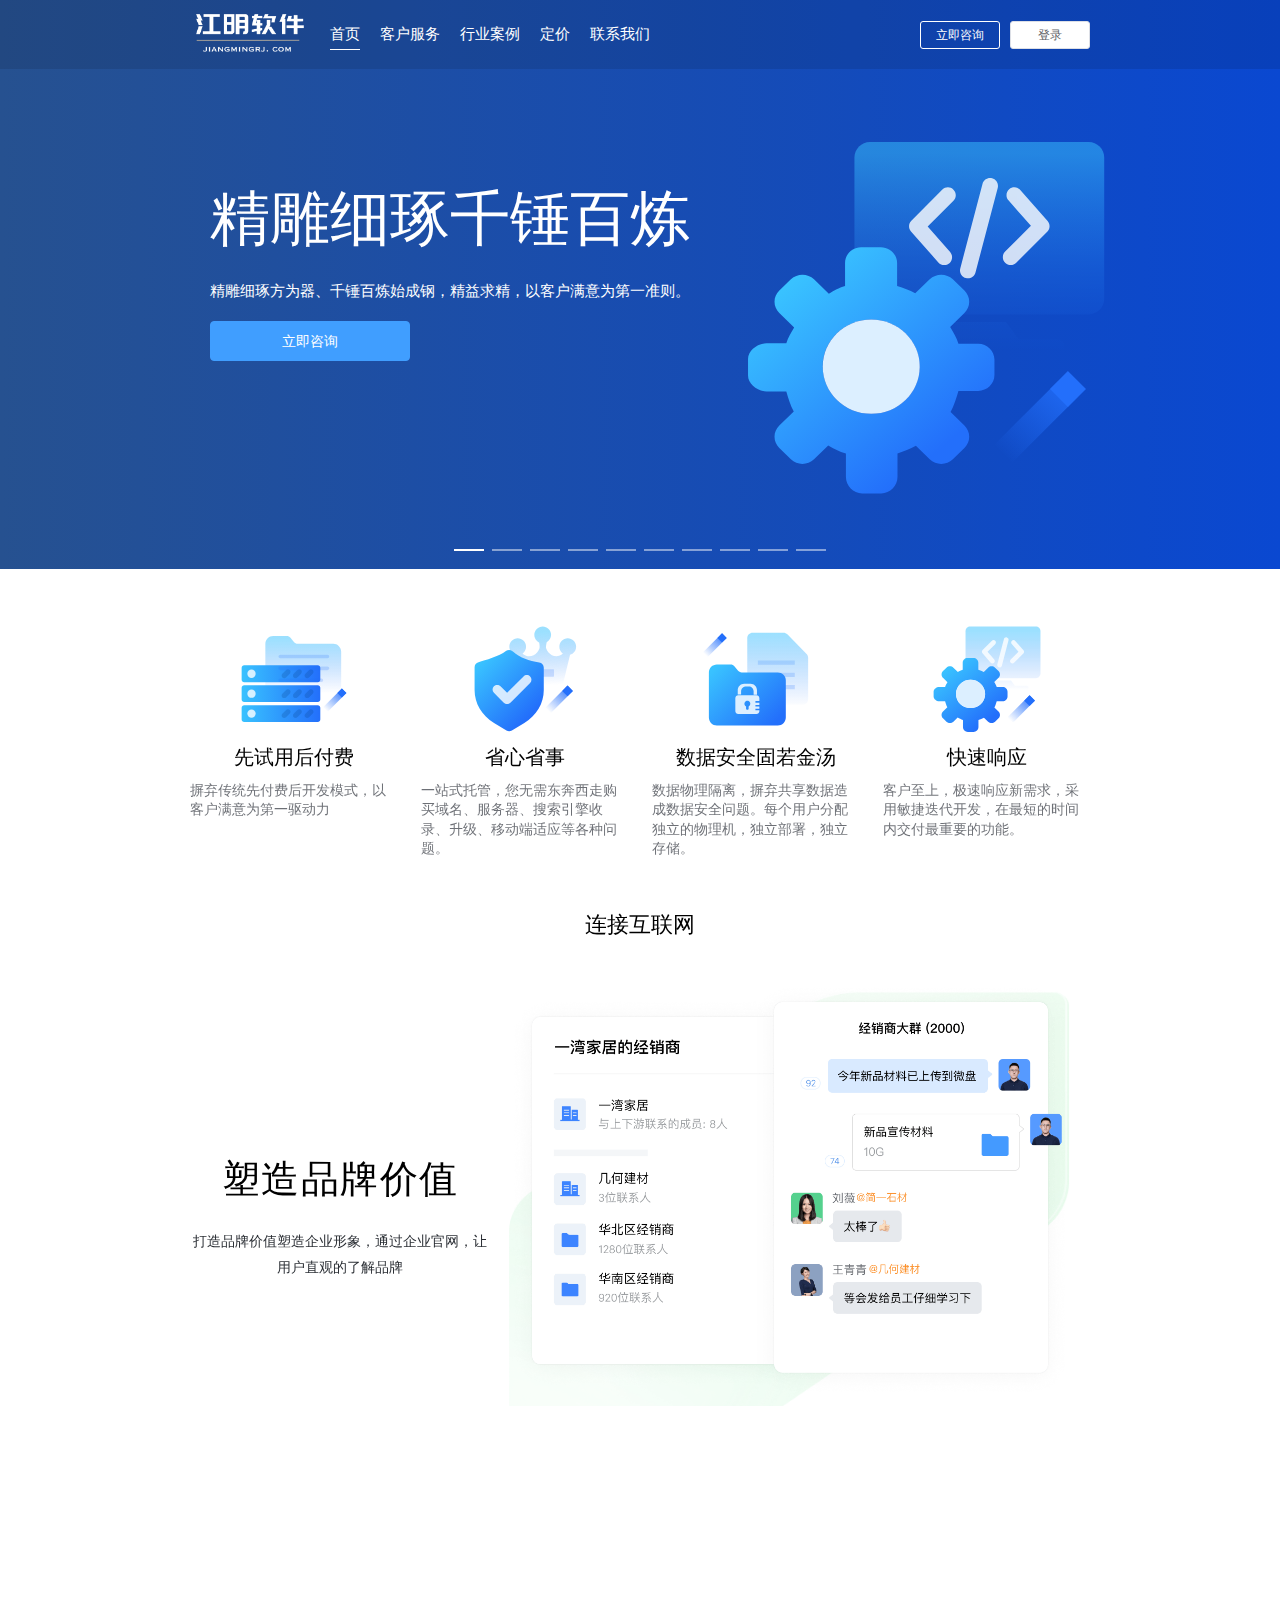
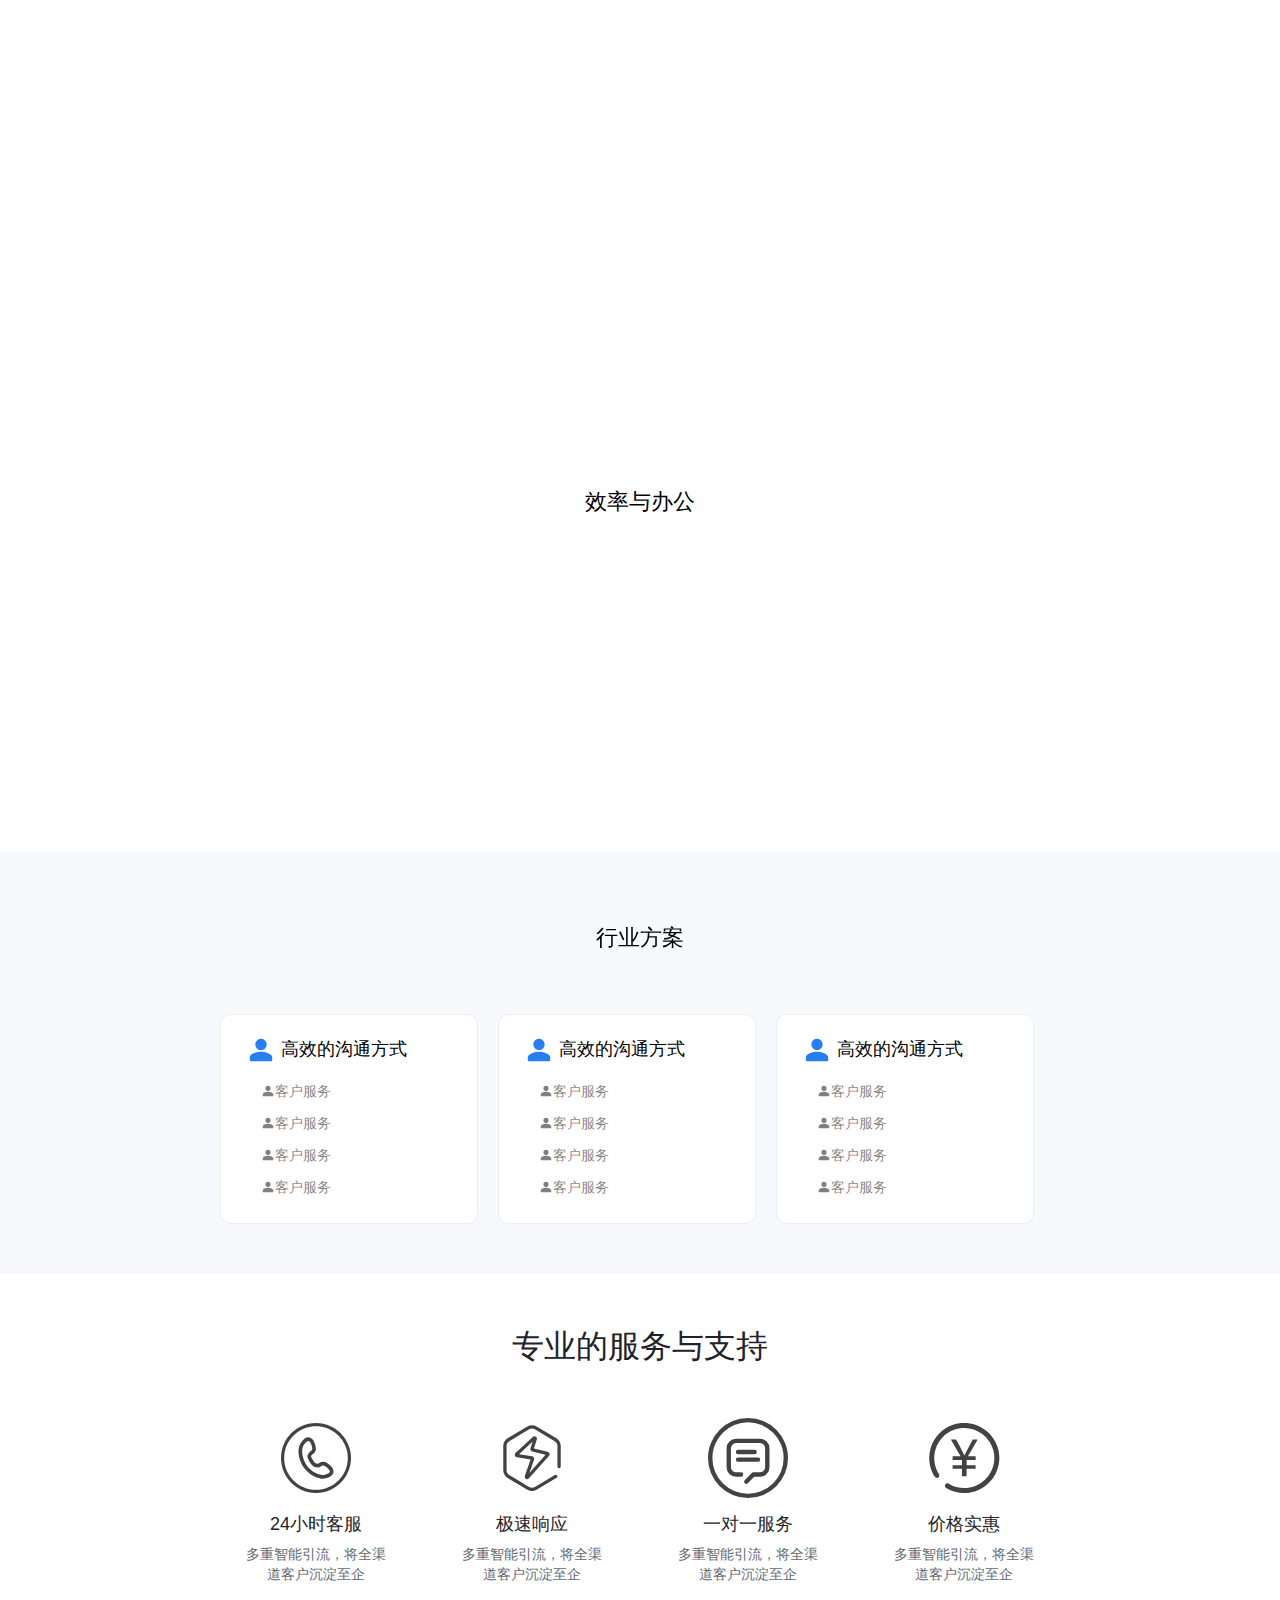
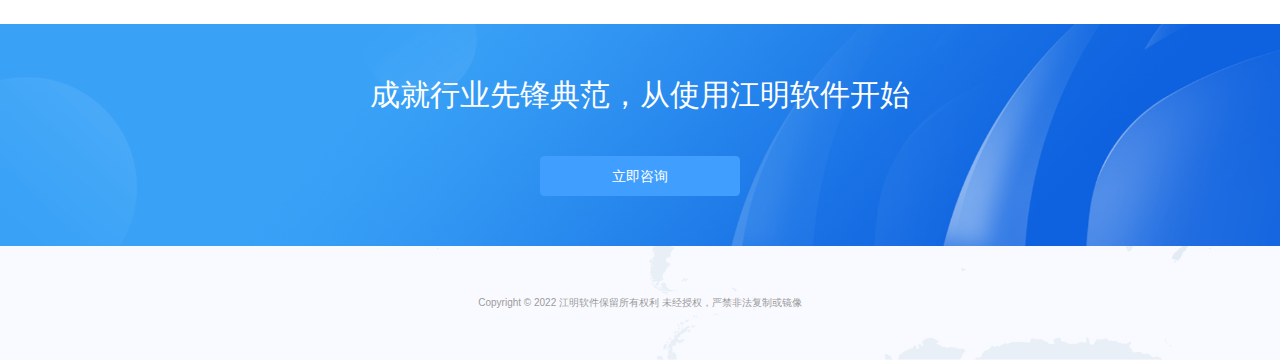
<file: index.html>
<!doctype html><html lang=""><head><meta charset="utf-8"><meta http-equiv="X-UA-Compatible" content="IE=edge"><meta name="viewport" content="width=device-width,initial-scale=1"><link rel="icon" href="/favicon.ico"><title>web</title><script defer="defer" type="module" src="/2205112117/js/chunk-vendors.b5e4ea9a.js"></script><script defer="defer" type="module" src="/2205112117/js/app.f880e4ae.js"></script><link href="/2205112117/css/chunk-vendors.b6b40c44.css" rel="stylesheet"><link href="/2205112117/css/app.51096fff.css" rel="stylesheet"><script defer="defer" src="/2205112117/js/chunk-vendors-legacy.7abb32ba.js" nomodule></script><script defer="defer" src="/2205112117/js/app-legacy.06d1ed27.js" nomodule></script></head><body><noscript><strong>We're sorry but web doesn't work properly without JavaScript enabled. Please enable it to continue.</strong></noscript><div id="app"></div></body></html>
</file>
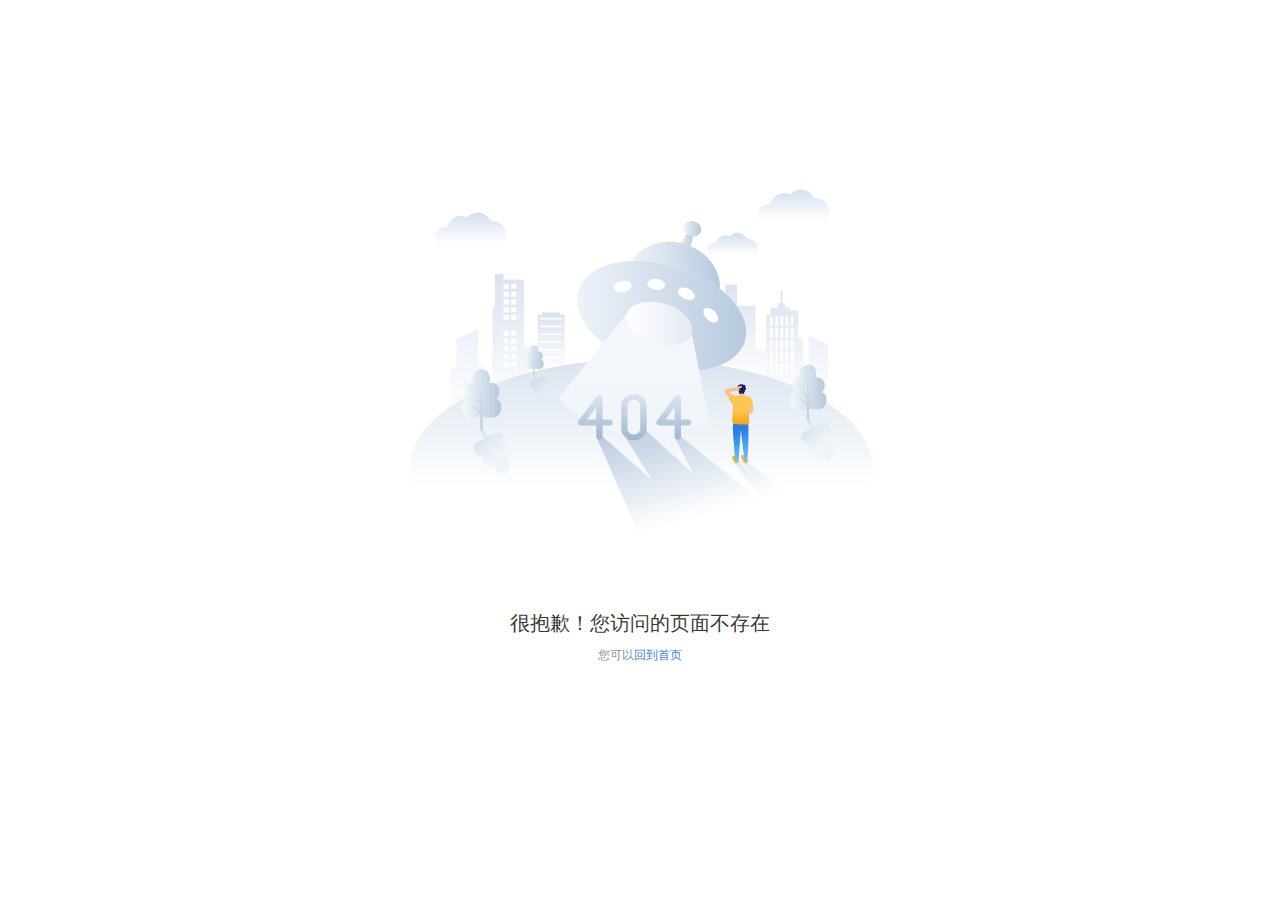
<file: mobile/home/index.html>
<!DOCTYPE html><html lang="en"><head><meta charset="utf-8"><meta http-equiv="X-UA-Compatible" content="IE=edge"><meta name="viewport" content="width=device-width,initial-scale=1"><link rel="icon" href="/favicon.ico"><title>江明软件-致力于数字化转型</title><link href="/css/app.71eefa96.css" rel="preload" as="style"><link href="/css/chunk-vendors.2d48c44c.css" rel="preload" as="style"><link href="/js/app.75029d57.js" rel="preload" as="script"><link href="/js/chunk-vendors.de5891e6.js" rel="preload" as="script"><link href="/css/chunk-vendors.2d48c44c.css" rel="stylesheet"><link href="/css/app.71eefa96.css" rel="stylesheet"><meta data-vue-meta-info="true" name="keyWords" content="江明软件,jiangmingrj"><meta data-vue-meta-info="true" name="description" content="“江明软件”从事多年的网站建设工作，熟悉各行各业的网站制作，可提供域名、服务器、SEO等一站式建站服务。网站建成后无需用户操心，托管“江明软件”，高枕无忧"></head><body data-aos-easing="ease" data-aos-duration="2000" data-aos-delay="0"><svg xmlns="http://www.w3.org/2000/svg" xmlns:xlink="http://www.w3.org/1999/xlink" style="position: absolute; width: 0; height: 0" aria-hidden="true" id="__SVG_SPRITE_NODE__"><symbol xmlns="http://www.w3.org/2000/svg" xmlns:xlink="http://www.w3.org/1999/xlink" viewBox="0 0 1024 1024" id="icon-banner1">
<style type="text/css">
	#icon-banner1 .st0{opacity:0.5;}
	#icon-banner1 .st1{fill:url(#icon-banner1_SVGID_1_);}
	#icon-banner1 .st2{fill:url(#icon-banner1_SVGID_2_);}
	#icon-banner1 .st3{fill:url(#icon-banner1_SVGID_3_);}
	#icon-banner1 .st4{fill:url(#icon-banner1_SVGID_4_);}
	#icon-banner1 .st5{fill:url(#icon-banner1_SVGID_5_);}
	#icon-banner1 .st6{fill:#236FFB;}
</style>
<g>
	<g class="st0">
		<linearGradient id="icon-banner1_SVGID_1_" gradientUnits="userSpaceOnUse" x1="601.3342" y1="152.807" x2="601.3342" y2="679.19">
			<stop offset="0" style="stop-color:#39C2FF"></stop>
			<stop offset="1" style="stop-color:#236FFB;stop-opacity:0"></stop>
		</linearGradient>
		<path class="st1" d="M808.6,669.6H394.1c-84.4,0-153.1-68.7-153.1-153.1c0-58.7,33.8-111.3,84.4-136.8c-1.2-7.4-1.9-14.9-1.9-22.5    c0-74.1,60.3-134.4,134.4-134.4c20,0,39.3,4.4,56.9,12.6c32.6-71.1,103.8-118.7,185.8-118.7c112.9,0,204.8,91.9,204.8,204.8    c0,23.1-4,46.1-11.7,67.8c41.8,27.9,68,75.3,68,127.2C961.7,600.9,893,669.6,808.6,669.6z"></path>
	</g>
	<g>
		<linearGradient id="icon-banner1_SVGID_2_" gradientUnits="userSpaceOnUse" x1="235.3475" y1="437.1842" x2="630.7305" y2="911.6438">
			<stop offset="0" style="stop-color:#39C2FF"></stop>
			<stop offset="1" style="stop-color:#236FFB"></stop>
		</linearGradient>
		<path class="st2" d="M650.1,912.4H235.7c-84.4,0-153.1-68.7-153.1-153.1c0-58.7,33.8-111.3,84.4-136.8c-1.2-7.4-1.9-14.9-1.9-22.5    c0-74.1,60.3-134.4,134.4-134.4c20,0,39.3,4.4,56.9,12.6c32.6-71.1,103.8-118.7,185.8-118.7c112.9,0,204.8,91.9,204.8,204.8    c0,23.1-4,46.1-11.7,67.8c41.8,27.9,68,75.3,68,127.2C803.2,843.7,734.6,912.4,650.1,912.4z"></path>
	</g>
	<linearGradient id="icon-banner1_SVGID_3_" gradientUnits="userSpaceOnUse" x1="326.9137" y1="921.3884" x2="326.9137" y2="603.992">
		<stop offset="0" style="stop-color:#39C2FF;stop-opacity:0"></stop>
		<stop offset="0.433" style="stop-color:#C9EEFF;stop-opacity:0.6"></stop>
		<stop offset="1" style="stop-color:#FFFFFF"></stop>
	</linearGradient>
	<path class="st3" d="M205,739.5l59.7,0v162.9c0,5.5,4.5,10,10,10h117.9c5.5,0,10-4.5,10-10V740.2l59.4,0c8.9,0,13.4-10.7,7.1-17   C436,689.9,362.8,617.5,339.8,594.9c-3.9-3.9-10.1-3.8-14,0c-22.8,22.6-95.2,94.5-127.9,127.6C191.6,728.8,196.1,739.5,205,739.5z    M181.8,740h0.1H181.8z M196.7,721.5L196.7,721.5L196.7,721.5z"></path>
	<linearGradient id="icon-banner1_SVGID_4_" gradientUnits="userSpaceOnUse" x1="816.5579" y1="460.9578" x2="816.5579" y2="148.7729">
		<stop offset="0" style="stop-color:#CCE0FF"></stop>
		<stop offset="1" style="stop-color:#236FFB"></stop>
	</linearGradient>
	<path class="st4" d="M694.6,289.1l59.7,0V452c0,5.5,4.5,10,10,10h117.9c5.5,0,10-4.5,10-10V289.8l59.4,0c8.9,0,13.4-10.7,7.1-17   c-33.1-33.3-106.3-105.6-129.3-128.3c-3.9-3.9-10.1-3.8-14,0c-22.8,22.6-95.2,94.5-127.9,127.6   C681.2,278.4,685.7,289.1,694.6,289.1z M671.5,289.6h0.1H671.5z M686.4,271.1L686.4,271.1L686.4,271.1z"></path>
	<g>
		
			<linearGradient id="icon-banner1_SVGID_5_" gradientUnits="userSpaceOnUse" x1="510.1273" y1="278.2739" x2="325.046" y2="471.7049" gradientTransform="matrix(1.1591 0.129 0.129 1.1591 -346.6596 -262.3566)">
			<stop offset="0" style="stop-color:#236FFB"></stop>
			<stop offset="1" style="stop-color:#236FFB;stop-opacity:0"></stop>
		</linearGradient>
		<polygon class="st5" points="295.4,161.1 112.8,343.7 68.4,299.3 251.1,116.7   "></polygon>
		
			<rect x="219.5" y="129.9" transform="matrix(0.7071 -0.7071 0.7071 0.7071 -40.5977 224.6016)" class="st6" width="62.7" height="62.7"></rect>
	</g>
</g>
</symbol><symbol xmlns="http://www.w3.org/2000/svg" xmlns:xlink="http://www.w3.org/1999/xlink" viewBox="0 0 1024 1024" id="icon-banner2">
<style type="text/css">
	#icon-banner2 .st0{fill:url(#icon-banner2_SVGID_1_);}
	#icon-banner2 .st1{fill:url(#icon-banner2_SVGID_2_);}
	#icon-banner2 .st2{opacity:0.2;fill:#003FAF;}
	#icon-banner2 .st3{opacity:0.9;fill:#F2F2F2;}
	#icon-banner2 .st4{opacity:0.5;}
	#icon-banner2 .st5{fill:url(#icon-banner2_SVGID_3_);}
	#icon-banner2 .st6{fill:url(#icon-banner2_SVGID_4_);}
	#icon-banner2 .st7{opacity:0.2;fill:#236FFB;}
	#icon-banner2 .st8{fill:url(#icon-banner2_SVGID_5_);}
	#icon-banner2 .st9{fill:#236FFB;}
</style>
<g>
	<g>
		<g>
			<linearGradient id="icon-banner2_SVGID_1_" gradientUnits="userSpaceOnUse" x1="210.1226" y1="432.4802" x2="723.6296" y2="945.9871">
				<stop offset="0" style="stop-color:#39C2FF"></stop>
				<stop offset="1" style="stop-color:#236FFB"></stop>
			</linearGradient>
			<path class="st0" d="M136,843.1c0,23.7,19.2,43,43,43h602.8c23.7,0,43-19.2,43-43V544.5H136V843.1z"></path>
			<linearGradient id="icon-banner2_SVGID_2_" gradientUnits="userSpaceOnUse" x1="324.2953" y1="318.3075" x2="837.8022" y2="831.8145">
				<stop offset="0" style="stop-color:#39C2FF"></stop>
				<stop offset="1" style="stop-color:#236FFB"></stop>
			</linearGradient>
			<path class="st1" d="M781.7,410.6H178.9c-23.7,0-43,19.2-43,43V513h688.7v-59.4C824.7,429.8,805.5,410.6,781.7,410.6z"></path>
		</g>
		<circle class="st2" cx="198.7" cy="461.8" r="21.6"></circle>
		<circle class="st2" cx="258.4" cy="461.8" r="21.6"></circle>
		<circle class="st2" cx="316.7" cy="461.8" r="21.6"></circle>
		<path class="st3" d="M453.2,831.3c-1.6,0-3.2-0.2-4.8-0.6c-10-2.6-15.9-12.8-13.3-22.8l52.7-200.3c2.6-10,12.9-15.9,22.8-13.3    c10,2.6,15.9,12.8,13.3,22.8l-52.7,200.3C469.1,825.8,461.5,831.3,453.2,831.3z"></path>
		<path class="st3" d="M397.3,800c-5.2,0-10.3-2.1-14-6.3l-64.9-73.5c-6.5-7.4-6.2-18.6,0.8-25.5l73.5-73.5c7.3-7.3,19.1-7.3,26.4,0    c7.3,7.3,7.3,19.1,0,26.4L358,708.6l53.3,60.4c6.8,7.7,6.1,19.5-1.7,26.3C406.1,798.4,401.6,800,397.3,800z"></path>
		<path class="st3" d="M554.7,800c-4.8,0-9.6-1.8-13.2-5.5c-7.3-7.3-7.3-19.1,0-26.4l61.1-61.1l-53.3-60.4    c-6.8-7.7-6.1-19.5,1.7-26.3c7.7-6.8,19.5-6.1,26.3,1.7l64.9,73.5c6.5,7.4,6.2,18.6-0.8,25.5l-73.5,73.5    C564.3,798.2,559.5,800,554.7,800z"></path>
	</g>
	<g>
		<g class="st4">
			<linearGradient id="icon-banner2_SVGID_3_" gradientUnits="userSpaceOnUse" x1="620.8588" y1="184.2741" x2="620.8588" y2="666.8101">
				<stop offset="0" style="stop-color:#39C2FF"></stop>
				<stop offset="1" style="stop-color:#236FFB;stop-opacity:0"></stop>
			</linearGradient>
			<path class="st5" d="M274.7,614.8c0,23.9,19.3,43.2,43.2,43.2h605.9c23.9,0,43.2-19.3,43.2-43.2V314.6H274.7V614.8z"></path>
			<linearGradient id="icon-banner2_SVGID_4_" gradientUnits="userSpaceOnUse" x1="620.8588" y1="184.2741" x2="620.8588" y2="666.8101">
				<stop offset="0" style="stop-color:#39C2FF"></stop>
				<stop offset="1" style="stop-color:#236FFB;stop-opacity:0"></stop>
			</linearGradient>
			<path class="st6" d="M923.8,180H317.9c-23.9,0-43.2,19.3-43.2,43.2v59.7H967v-59.7C967,199.3,947.6,180,923.8,180z"></path>
		</g>
		<circle class="st7" cx="343.1" cy="236.3" r="21.7"></circle>
		<circle class="st7" cx="403.2" cy="236.3" r="21.7"></circle>
		<circle class="st7" cx="461.8" cy="236.3" r="21.7"></circle>
	</g>
	<g>
		
			<linearGradient id="icon-banner2_SVGID_5_" gradientUnits="userSpaceOnUse" x1="499.0216" y1="288.8758" x2="322.3272" y2="473.5414" gradientTransform="matrix(1.1591 0.129 0.129 1.1591 -346.6596 -262.3566)">
			<stop offset="0" style="stop-color:#236FFB"></stop>
			<stop offset="1" style="stop-color:#236FFB;stop-opacity:0"></stop>
		</linearGradient>
		<polygon class="st8" points="283.2,170.3 108.9,344.7 66.5,302.3 240.9,128   "></polygon>
		
			<rect x="210.7" y="140.6" transform="matrix(0.7071 -0.7071 0.7071 0.7071 -50.1186 220.1292)" class="st9" width="59.9" height="59.9"></rect>
	</g>
</g>
</symbol><symbol xmlns="http://www.w3.org/2000/svg" xmlns:xlink="http://www.w3.org/1999/xlink" viewBox="0 0 1024 1024" id="icon-banner3">
<style type="text/css">
	#icon-banner3 .st0{opacity:0.5;}
	#icon-banner3 .st1{fill:url(#icon-banner3_SVGID_1_);}
	#icon-banner3 .st2{fill:url(#icon-banner3_SVGID_2_);}
	#icon-banner3 .st3{opacity:0.8;}
	#icon-banner3 .st4{fill:#FFFFFF;}
	#icon-banner3 .st5{fill:url(#icon-banner3_SVGID_3_);}
	#icon-banner3 .st6{fill:#DCEFFF;}
	#icon-banner3 .st7{fill:url(#icon-banner3_SVGID_4_);}
	#icon-banner3 .st8{fill:#236FFB;}
</style>
<g>
	<g class="st0">
		<linearGradient id="icon-banner3_SVGID_1_" gradientUnits="userSpaceOnUse" x1="651.6523" y1="93.7185" x2="651.6523" y2="608.194">
			<stop offset="0" style="stop-color:#39C2FF"></stop>
			<stop offset="1" style="stop-color:#236FFB;stop-opacity:0"></stop>
		</linearGradient>
		<path class="st1" d="M849.1,569.5h-99.1l-33.1-44.8H586.5l-33.1,44.8h-99.1c-10,0-18.1,8.1-18.1,18.1v0c0,10,8.1,18.1,18.1,18.1    h394.8c10,0,18.1-8.1,18.1-18.1v0C867.1,577.6,859,569.5,849.1,569.5z"></path>
		<linearGradient id="icon-banner3_SVGID_2_" gradientUnits="userSpaceOnUse" x1="648.4899" y1="93.7185" x2="648.4899" y2="608.194">
			<stop offset="0" style="stop-color:#39C2FF"></stop>
			<stop offset="1" style="stop-color:#236FFB;stop-opacity:0"></stop>
		</linearGradient>
		<path class="st2" d="M928.3,63.9H368.7c-22,0-39.9,17.9-39.9,39.9v84.4v277.2c0,22,17.9,39.9,39.9,39.9h559.6    c22,0,39.9-17.9,39.9-39.9V188.2v-84.4C968.2,81.7,950.3,63.9,928.3,63.9z"></path>
	</g>
	<g class="st3">
		<path class="st4" d="M681.2,157c-10.7-2.8-21.8,3.6-24.6,14.4l-56.9,216.2c-2.8,10.8,3.6,21.8,14.4,24.6c1.7,0.4,3.4,0.7,5.1,0.7    c8.9,0,17.1-6,19.5-15l56.9-216.2C698.4,170.9,692,159.8,681.2,157z"></path>
		<path class="st4" d="M553.9,185.9l-79.4,79.4c-7.5,7.5-7.9,19.6-0.9,27.6l70,79.4c4,4.5,9.5,6.8,15.1,6.8c4.7,0,9.5-1.7,13.3-5    c8.3-7.4,9.1-20.1,1.8-28.4l-57.5-65.2l66-66c7.9-7.9,7.9-20.6,0-28.5C574.5,178,561.8,178,553.9,185.9z"></path>
		<path class="st4" d="M823.3,266.2l-70-79.4c-7.4-8.4-20.1-9.1-28.4-1.8c-8.4,7.4-9.1,20.1-1.8,28.4l57.5,65.2l-66,66    c-7.9,7.9-7.9,20.6,0,28.5c3.9,3.9,9.1,5.9,14.2,5.9c5.2,0,10.3-2,14.2-5.9l79.4-79.4C830,286.2,830.3,274.1,823.3,266.2z"></path>
	</g>
	<linearGradient id="icon-banner3_SVGID_3_" gradientUnits="userSpaceOnUse" x1="178.9745" y1="413.6335" x2="545.7114" y2="851.6804">
		<stop offset="0" style="stop-color:#39C2FF"></stop>
		<stop offset="1" style="stop-color:#236FFB"></stop>
	</linearGradient>
	<path class="st5" d="M645.5,701.3H595c-4.9,16.7-11.6,39.2-20.1,54.1l35.4,34.4c7.8,7.5,12.3,17.9,12.3,28.8   c0,10.9-4.4,21.3-12.3,28.8l-29.6,28.8c-16.5,15.9-42.7,15.9-59.2,0l-35.4-34.4c-14.9,8.3-30.7,14.9-47.1,19.5v60.6   c0,22.4-18.7,41.9-41.7,41.9h-48.6c-23-0.3-41.5-18.9-41.7-41.9v-60.6c-17.8-4.9-29.6-11.8-45.3-20.5l-36.4,35.4   c-16.5,15.9-42.7,15.9-59.2,0l-29.6-28.8c-7.8-7.5-12.3-17.9-12.3-28.8c0-10.9,4.4-21.3,12.3-28.8l37-36   c-8.1-14.4-14.5-35.3-19.1-51.4h-50.5c-23,0-47.5-18.1-47.5-40.5v-42.1c0-22.4,24.6-40.5,47.5-40.5h50.5   c4.9-16.7,11.6-25.6,20.1-40.5l-38-36.9c-7.8-7.5-12.3-17.9-12.3-28.8c0-10.9,4.4-21.3,12.3-28.8l29.6-28.8   c16.6-15.9,42.7-15.9,59.2,0l38,37c15.2-8.3,24.3-14.8,41.5-19.6v-59.1c0-22.4,18-40.5,41-40.5h50.5c23.1,0,41.7,18.1,41.7,40.5   v59.1c16.5,4.6,31.6,10.7,46.4,18.6l37.1-36c16.5-15.9,42.7-15.9,59.2,0l29.6,28.8c7.8,7.5,12.3,17.9,12.3,28.8   c0,10.9-4.4,21.3-12.3,28.8l-36.4,35.4c9,15.3,16.1,25.9,21.2,43.2h50.5c23,0,41.6,18.1,41.6,40.5v39.7   C687.2,683.1,668.5,701.3,645.5,701.3L645.5,701.3z M371.8,518.7c-68.6,0-124.2,54-124.2,120.5c0,66.6,55.6,120.6,124.2,120.6   c68.6,0,124.2-54,124.2-120.6C496,572.7,440.4,518.7,371.8,518.7L371.8,518.7z M371.8,518.7"></path>
	<path class="st6" d="M371.8,518.7c-68.6,0-124.2,54-124.2,120.5c0,66.6,55.6,120.6,124.2,120.6c68.6,0,124.2-54,124.2-120.6   C496,572.7,440.4,518.7,371.8,518.7L371.8,518.7z"></path>
	<g>
		
			<linearGradient id="icon-banner3_SVGID_4_" gradientUnits="userSpaceOnUse" x1="1004.3676" y1="684.0839" x2="813.621" y2="883.4355" gradientTransform="matrix(1.1591 0.129 0.129 1.1591 -346.6596 -262.3566)">
			<stop offset="0" style="stop-color:#236FFB"></stop>
			<stop offset="1" style="stop-color:#236FFB;stop-opacity:0"></stop>
		</linearGradient>
		<polygon class="st7" points="921.1,696.3 732.9,884.5 687.2,838.8 875.4,650.6   "></polygon>
		
			<rect x="842.8" y="664.2" transform="matrix(0.7071 -0.7071 0.7071 0.7071 -236.1914 822.8236)" class="st8" width="64.7" height="64.7"></rect>
	</g>
</g>
</symbol><symbol xmlns="http://www.w3.org/2000/svg" xmlns:xlink="http://www.w3.org/1999/xlink" viewBox="0 0 1024 1024" id="icon-banner4">
<style type="text/css">
	#icon-banner4 .st0{opacity:0.5;fill:url(#icon-banner4_SVGID_1_);}
	#icon-banner4 .st1{opacity:0.2;fill:#236FFB;}
	#icon-banner4 .st2{fill:url(#icon-banner4_SVGID_2_);}
	#icon-banner4 .st3{opacity:0.8;fill:#FFFFFF;}
	#icon-banner4 .st4{fill:url(#icon-banner4_SVGID_3_);}
	#icon-banner4 .st5{fill:#236FFB;}
</style>
<g>
	<g>
		<linearGradient id="icon-banner4_SVGID_1_" gradientUnits="userSpaceOnUse" x1="657.9224" y1="111.8802" x2="677.6562" y2="565.7576">
			<stop offset="0" style="stop-color:#39C2FF"></stop>
			<stop offset="1" style="stop-color:#236FFB;stop-opacity:0"></stop>
		</linearGradient>
		<path class="st0" d="M948.2,236.2c0-19-7.5-37.2-21-50.6c-13.3-13.4-31.6-21-50.6-21c-19,0-37.2,7.4-50.6,21    c-13.5,13.5-21,31.6-21,50.6c-0.1,23.1,11.1,44.7,29.9,58.1c-24.1,24.1-62.1,30.8-93.3,14c-23.7-12.8-42.2-34.9-49.4-58.9    c-3.1-14.5,4.7-50.2,5.1-51.3c22.9-12.5,37.2-36.6,37.3-62.7c0-19-7.5-37.2-21-50.6c-13.3-13.4-31.6-21-50.6-21    c-19,0-37.2,7.4-50.6,21c-13.4,13.3-21,31.6-21,50.6c0,19,7.4,37.2,21,50.6c5.5,5.5,12,10.1,19.2,13.6l0.5,1    c1.6,2.8,7.7,34.9,3.7,49c-7.3,24.2-26,46.8-50,59.7c-31.4,16.9-70.2,11.1-95.1-14.4c19.1-13.3,30.4-35.1,30.4-58.4    c0-19.1-7.4-37.1-20.9-50.6c-13.5-13.5-31.4-21-50.6-21c-18.9,0-37.1,7.5-50.4,21c-13.5,13.5-21,31.6-21,50.6    c0,31.8,21.1,59.8,51.7,68.6l59.7,247.8c3,12.3,14,21,26.7,21l293.7,0c12.7,0,23.7-8.7,26.7-21l59.8-247.8    C927.2,296,948.2,268,948.2,236.2L948.2,236.2z M948.2,236.2"></path>
		<path class="st1" d="M755.9,492.3H578.4c-1.9,0-3.4-1.5-3.4-3.4v-56.7c0-1.9,1.5-3.4,3.4-3.4h177.5c1.9,0,3.4,1.5,3.4,3.4v56.7    C759.3,490.8,757.8,492.3,755.9,492.3z"></path>
	</g>
	<linearGradient id="icon-banner4_SVGID_2_" gradientUnits="userSpaceOnUse" x1="153.3003" y1="352.1751" x2="594.8826" y2="778.9391">
		<stop offset="0" style="stop-color:#39C2FF"></stop>
		<stop offset="1" style="stop-color:#236FFB"></stop>
	</linearGradient>
	<path class="st2" d="M672.3,416.4c0-22.3-16.4-41.1-38.5-44.3c-89-13-157.4-37.6-227.4-95.9l-1.7-1.4   c-16.2-13.2-39.3-13.5-55.8-0.7h0c-57.1,44.9-175.5,79.5-233.5,94.5c-19.8,5.1-33.6,22.9-33.6,43.3v196.1   c0,111.5,62.1,215.8,165.9,278.4l106.2,64.1c14.2,8.6,32,8.6,46.2,0l106.2-64.1c103.8-62.6,165.9-166.8,165.9-278.4V416.4z    M405.4,671.4"></path>
	<path class="st3" d="M415.4,686.2l-28.1,28.1c-15.5,15.5-40.7,15.5-56.2,0L303,686.2L246.8,630c-15.5-15.5-15.5-40.7,0-56.2l0,0   c15.5-15.5,40.7-15.5,56.2,0l56.2,56.2l140.2-140.2c15.5-15.5,40.7-15.5,56.2,0l0,0c15.5,15.5,15.5,40.7,0,56.2L415.4,686.2z"></path>
	<g>
		
			<linearGradient id="icon-banner4_SVGID_3_" gradientUnits="userSpaceOnUse" x1="1012.0287" y1="611.903" x2="821.8516" y2="810.6595" gradientTransform="matrix(1.1591 0.129 0.129 1.1591 -346.6596 -262.3566)">
			<stop offset="0" style="stop-color:#236FFB"></stop>
			<stop offset="1" style="stop-color:#236FFB;stop-opacity:0"></stop>
		</linearGradient>
		<polygon class="st4" points="920.6,613.5 733,801.2 687.4,755.6 875,567.9   "></polygon>
		
			<rect x="842.6" y="581.5" transform="matrix(0.7071 -0.7071 0.7071 0.7071 -177.7501 798.3369)" class="st5" width="64.5" height="64.5"></rect>
	</g>
</g>
</symbol><symbol xmlns="http://www.w3.org/2000/svg" xmlns:xlink="http://www.w3.org/1999/xlink" viewBox="0 0 1024 1024" id="icon-banner5">
<style type="text/css">
	#icon-banner5 .st0{opacity:0.5;fill:url(#icon-banner5_SVGID_1_);}
	#icon-banner5 .st1{opacity:0.5;fill:url(#icon-banner5_SVGID_2_);}
	#icon-banner5 .st2{fill:url(#icon-banner5_SVGID_3_);}
	#icon-banner5 .st3{opacity:0.9;}
	#icon-banner5 .st4{fill:#F2F2F2;}
	#icon-banner5 .st5{opacity:0.2;fill:#236FFB;}
	#icon-banner5 .st6{fill:url(#icon-banner5_SVGID_4_);}
	#icon-banner5 .st7{fill:#236FFB;}
</style>
<g>
	<linearGradient id="icon-banner5_SVGID_1_" gradientUnits="userSpaceOnUse" x1="523.5554" y1="788.7794" x2="523.5554" y2="909.0266">
		<stop offset="0" style="stop-color:#39C2FF"></stop>
		<stop offset="1" style="stop-color:#236FFB"></stop>
	</linearGradient>
	<path class="st0" d="M720.5,875.4h-98.9l-33-70.5H458.5l-33,70.5h-98.9c-10,0-18,8.1-18,18v0c0,10,8.1,18,18,18h393.8   c10,0,18-8.1,18-18v0C738.5,883.4,730.4,875.4,720.5,875.4z"></path>
	<linearGradient id="icon-banner5_SVGID_2_" gradientUnits="userSpaceOnUse" x1="222.5468" y1="22.9328" x2="222.5468" y2="665.2101">
		<stop offset="0" style="stop-color:#39C2FF"></stop>
		<stop offset="1" style="stop-color:#236FFB;stop-opacity:0"></stop>
	</linearGradient>
	<path class="st1" d="M374.6,677.9H70.5c-3.1,0-5.6-2.5-5.6-5.6V114.6c0-3.1,2.5-5.6,5.6-5.6h304.2c3.1,0,5.6,2.5,5.6,5.6v557.7   C380.3,675.4,377.7,677.9,374.6,677.9z"></path>
	<g>
		<linearGradient id="icon-banner5_SVGID_3_" gradientUnits="userSpaceOnUse" x1="275.1243" y1="354.1438" x2="764.6326" y2="827.2256">
			<stop offset="0" style="stop-color:#39C2FF"></stop>
			<stop offset="1" style="stop-color:#236FFB"></stop>
		</linearGradient>
		<path class="st2" d="M799.5,371H241.3c-22,0-39.8,17.8-39.8,39.8V495v276.5c0,22,17.8,39.8,39.8,39.8h558.2    c22,0,39.8-17.8,39.8-39.8V495v-84.2C839.3,388.8,821.5,371,799.5,371z"></path>
	</g>
	<g class="st3">
		<path class="st4" d="M362.6,664.7h-62.5V519.2h64c50.1,0.5,75.4,23.7,75.9,69.6C440.1,639.4,414.3,664.7,362.6,664.7z     M347.6,553.2v77.5h10.3c22.7,0,34-13.2,34-39.5c1.6-27.4-10-40.1-34.8-38H347.6z"></path>
		<path class="st4" d="M594.3,574.6h-45.1c-2.1-15.3-10.8-23.2-26.1-23.7c-17.4,0.5-26.4,14.8-26.9,42.7c0,26.4,9.5,39.5,28.5,39.5    c14.2,0,22.4-8.2,24.5-24.5h45.9c-5.3,37.4-28.5,56.9-69.6,58.5c-49.6-1.6-75.1-26.6-76.7-75.1c2.6-48,26.9-73.5,72.7-76.7    C565.3,515.8,589.6,535.6,594.3,574.6z"></path>
		<path class="st4" d="M736.7,561.1h-45.1c-0.5-4.7-2.9-7.9-7.1-9.5c-2.6-2.1-6.6-3.2-11.9-3.2c-10.5,0-15.8,2.9-15.8,8.7    c0,5.3,9.5,10.3,28.5,15c36.9,9,55.4,24.3,55.4,45.9c-1.1,32.2-23.7,48.5-68,49c-38.5-1.6-60.1-17.4-64.8-47.4h45.9    c1.6,5.3,4.2,9.2,7.9,11.9c3.7,2.1,8.2,3.2,13.4,3.2c13.7,0,20.6-3.4,20.6-10.3c0-5.8-9.2-10.8-27.7-15    c-37.4-9-56.1-24.8-56.1-47.4c1-30,21.9-45.6,62.5-46.7C711.1,515.8,731.9,531.1,736.7,561.1z"></path>
	</g>
	<path class="st5" d="M284.8,195.9H160.3c-1.2,0-2.2-1-2.2-2.2v-32.8c0-1.2,1-2.2,2.2-2.2h124.5c1.2,0,2.2,1,2.2,2.2v32.8   C287,194.9,286,195.9,284.8,195.9z"></path>
	<g>
		
			<linearGradient id="icon-banner5_SVGID_4_" gradientUnits="userSpaceOnUse" x1="1092.4365" y1="205.9025" x2="928.7964" y2="376.9249" gradientTransform="matrix(1.1591 0.129 0.129 1.1591 -346.6596 -262.3566)">
			<stop offset="0" style="stop-color:#236FFB"></stop>
			<stop offset="1" style="stop-color:#236FFB;stop-opacity:0"></stop>
		</linearGradient>
		<polygon class="st6" points="959.3,148.2 797.9,309.7 758.6,270.5 920.1,109   "></polygon>
		
			<rect x="892.2" y="120.7" transform="matrix(0.7071 -0.7071 0.7071 0.7071 164.48 693.945)" class="st7" width="55.5" height="55.5"></rect>
	</g>
</g>
</symbol><symbol xmlns="http://www.w3.org/2000/svg" xmlns:xlink="http://www.w3.org/1999/xlink" viewBox="0 0 1024 1024" id="icon-banner6">
<style type="text/css">
	#icon-banner6 .st0{opacity:0.5;fill:url(#icon-banner6_SVGID_1_);}
	#icon-banner6 .st1{opacity:0.5;fill:url(#icon-banner6_SVGID_2_);}
	#icon-banner6 .st2{opacity:0.2;fill:#236FFB;}
	#icon-banner6 .st3{fill:url(#icon-banner6_SVGID_3_);}
	#icon-banner6 .st4{fill:#AEDCFF;}
	#icon-banner6 .st5{fill:url(#icon-banner6_SVGID_4_);}
	#icon-banner6 .st6{fill:#236FFB;}
</style>
<g>
	<linearGradient id="icon-banner6_SVGID_1_" gradientUnits="userSpaceOnUse" x1="718.9427" y1="320.9353" x2="718.9427" y2="690.5171">
		<stop offset="0" style="stop-color:#39C2FF"></stop>
		<stop offset="1" style="stop-color:#236FFB;stop-opacity:0"></stop>
	</linearGradient>
	<path class="st0" d="M936.6,311.8H501.3c-11.1,0-20,9-20,20v320.3c0,11.1,9,20,20,20h435.3c11.1,0,20-9,20-20V331.8   C956.6,320.8,947.7,311.8,936.6,311.8z"></path>
	<linearGradient id="icon-banner6_SVGID_2_" gradientUnits="userSpaceOnUse" x1="372.0907" y1="207.4727" x2="372.0907" y2="577.0546">
		<stop offset="0" style="stop-color:#39C2FF"></stop>
		<stop offset="1" style="stop-color:#236FFB;stop-opacity:0"></stop>
	</linearGradient>
	<path class="st1" d="M589.7,198.3H154.4c-11.1,0-20,9-20,20v320.3c0,11.1,9,20,20,20h435.3c11.1,0,20-9,20-20V218.4   C609.8,207.3,600.8,198.3,589.7,198.3z"></path>
	<path class="st2" d="M423.3,276.4H320.9c-6.2,0-11.3-5.1-11.3-11.3l0,0c0-6.2,5.1-11.3,11.3-11.3h102.4c6.2,0,11.3,5.1,11.3,11.3   l0,0C434.6,271.3,429.5,276.4,423.3,276.4z"></path>
	<path class="st2" d="M770.1,389.8H667.7c-6.2,0-11.3-5.1-11.3-11.3v0c0-6.2,5.1-11.3,11.3-11.3h102.4c6.2,0,11.3,5.1,11.3,11.3v0   C781.5,384.8,776.4,389.8,770.1,389.8z"></path>
	<linearGradient id="icon-banner6_SVGID_3_" gradientUnits="userSpaceOnUse" x1="329.7519" y1="429.2447" x2="711.6265" y2="811.1193">
		<stop offset="0" style="stop-color:#39C2FF"></stop>
		<stop offset="1" style="stop-color:#236FFB"></stop>
	</linearGradient>
	<path class="st3" d="M762.6,428.2H286.3c-11.1,0-20,9-20,20v351.4c0,11.1,9,20,20,20h476.3c11.1,0,20-9,20-20V448.3   C782.6,437.2,773.7,428.2,762.6,428.2z"></path>
	<path class="st4" d="M543.1,765.5H313.6c-5.8,0-10.4-4.7-10.4-10.4V569.8c0-5.8,4.7-10.4,10.4-10.4h229.5c5.8,0,10.4,4.7,10.4,10.4   v185.3C553.5,760.9,548.9,765.5,543.1,765.5z"></path>
	<path class="st4" d="M580.1,513H468.9c-6.8,0-12.3-5.5-12.3-12.3v0c0-6.8,5.5-12.3,12.3-12.3h111.2c6.8,0,12.3,5.5,12.3,12.3v0   C592.4,507.5,586.9,513,580.1,513z"></path>
	<path class="st4" d="M734,765.5H602.8c-5.8,0-10.4-4.7-10.4-10.4V569.8c0-5.8,4.7-10.4,10.4-10.4H734c5.8,0,10.4,4.7,10.4,10.4   v185.3C744.5,760.9,739.8,765.5,734,765.5z"></path>
	<g>
		
			<linearGradient id="icon-banner6_SVGID_4_" gradientUnits="userSpaceOnUse" x1="425.0954" y1="623.2932" x2="288.727" y2="765.8136" gradientTransform="matrix(1.1591 0.129 0.129 1.1591 -346.6596 -262.3566)">
			<stop offset="0" style="stop-color:#236FFB"></stop>
			<stop offset="1" style="stop-color:#236FFB;stop-opacity:0"></stop>
		</linearGradient>
		<polygon class="st5" points="237.4,540.8 102.9,675.4 70.2,642.7 204.7,508.1   "></polygon>
		
			<rect x="181.5" y="517.9" transform="matrix(0.7071 -0.7071 0.7071 0.7071 -322.6057 303.1028)" class="st6" width="46.2" height="46.2"></rect>
	</g>
</g>
</symbol><symbol xmlns="http://www.w3.org/2000/svg" xmlns:xlink="http://www.w3.org/1999/xlink" viewBox="0 0 1024 1024" id="icon-banner7">
<style type="text/css">
	#icon-banner7 .st0{opacity:0.2;fill:#236FFB;}
	#icon-banner7 .st1{opacity:0.5;fill:url(#icon-banner7_SVGID_1_);}
	#icon-banner7 .st2{fill:url(#icon-banner7_SVGID_2_);}
	#icon-banner7 .st3{fill:#DCEFFF;}
	#icon-banner7 .st4{fill:url(#icon-banner7_SVGID_3_);}
	#icon-banner7 .st5{fill:#236FFB;}
</style>
<g>
	<path class="st0" d="M840.3,390.6H530.6c-1.4,0-2.5-1.1-2.5-2.5v-32c0-1.4,1.1-2.5,2.5-2.5h309.7c1.4,0,2.5,1.1,2.5,2.5v32   C842.8,389.5,841.6,390.6,840.3,390.6z"></path>
	<path class="st0" d="M840.3,495.3H530.6c-1.4,0-2.5-1.1-2.5-2.5v-32c0-1.4,1.1-2.5,2.5-2.5h309.7c1.4,0,2.5,1.1,2.5,2.5v32   C842.8,494.2,841.6,495.3,840.3,495.3z"></path>
	<path class="st0" d="M840.3,600H530.6c-1.4,0-2.5-1.1-2.5-2.5v-32c0-1.4,1.1-2.5,2.5-2.5h309.7c1.4,0,2.5,1.1,2.5,2.5v32   C842.8,598.9,841.6,600,840.3,600z"></path>
	<linearGradient id="icon-banner7_SVGID_1_" gradientUnits="userSpaceOnUse" x1="697.0742" y1="120.067" x2="697.0742" y2="755.4047">
		<stop offset="0" style="stop-color:#39C2FF"></stop>
		<stop offset="1" style="stop-color:#236FFB;stop-opacity:0"></stop>
	</linearGradient>
	<path class="st1" d="M911.1,729.7h-428c-25.2,0-45.7-20.4-45.7-45.7V162.7c0-25.2,20.4-45.7,45.7-45.7h263.7   c12.3,0,24.1,5,32.7,13.8l164.4,168.8c8.3,8.5,13,20,13,31.9v352.6C956.8,709.3,936.3,729.7,911.1,729.7z"></path>
	<g>
		<linearGradient id="icon-banner7_SVGID_2_" gradientUnits="userSpaceOnUse" x1="168.1017" y1="412.5743" x2="657.3909" y2="901.8635">
			<stop offset="0" style="stop-color:#39C2FF"></stop>
			<stop offset="1" style="stop-color:#236FFB"></stop>
		</linearGradient>
		<path class="st2" d="M698,909.4H178.3c-37.8,0-68.4-30.6-68.4-68.4V455.8c0-37.8,30.6-68.4,68.4-68.4h117.1    c12.4,0,24.2,5.7,32,15.4l30.1,37.6c7.8,9.7,19.6,15.4,32,15.4H698c18.1,0,35.5,7.2,48.4,20c12.8,12.8,20,30.2,20,48.4v316.8    C766.4,878.8,735.8,909.4,698,909.4"></path>
	</g>
	<path class="st3" d="M540.8,700.7v-25c-0.4-13.8-11.9-24.6-25.6-24.2h-154c-13.8-0.4-25.2,10.5-25.6,24.2v111.4   c0.4,13.8,11.9,24.6,25.6,24.2h154c13.8,0.4,25.2-10.5,25.6-24.2v-7.9h-33.6v-13.5h33.6v-18.1h-33.6v-13.4h33.6v-20.1h-33.6v-13.5   H540.8z M461,734.2c-2.5,5.2-6.7,9.3-11.8,11.8h-0.1v20.5c-0.5,5.3-5.1,9.2-10.4,8.7c-0.2,0-0.3,0-0.5-0.1c-2.6,0.4-5.3-0.3-7.3-2   c-2.1-1.6-3.4-4-3.6-6.7V746c-12.6-6.1-17.9-21.2-11.8-33.8c6.1-12.6,21.2-17.9,33.8-11.8C461.8,706.4,467.1,721.6,461,734.2   L461,734.2z M384.8,617.3c0.1-22.2,18.1-40.2,40.4-40.3h26.1c22.3,0,40.4,18.1,40.4,40.4v28.3h28.6v-37.3   c0-30.4-24.7-55.1-55.1-55.1h-53.9c-30.4,0-55.1,24.7-55.1,55.1v36.9h28.5V617.3z M384.8,617.3"></path>
	<g>
		
			<linearGradient id="icon-banner7_SVGID_3_" gradientUnits="userSpaceOnUse" x1="481.7177" y1="284.9653" x2="317.481" y2="456.6111" gradientTransform="matrix(1.1591 0.129 0.129 1.1591 -346.6596 -262.3566)">
			<stop offset="0" style="stop-color:#236FFB"></stop>
			<stop offset="1" style="stop-color:#236FFB;stop-opacity:0"></stop>
		</linearGradient>
		<polygon class="st4" points="261.7,161.2 99.6,323.3 60.2,283.9 222.3,121.9   "></polygon>
		
			<rect x="194.3" y="133.6" transform="matrix(0.7071 -0.7071 0.7071 0.7071 -49.0911 204.3266)" class="st5" width="55.7" height="55.7"></rect>
	</g>
</g>
</symbol><symbol xmlns="http://www.w3.org/2000/svg" xmlns:xlink="http://www.w3.org/1999/xlink" viewBox="0 0 1024 1024" id="icon-banner8">
<style type="text/css">
	#icon-banner8 .st0{opacity:0.5;fill:url(#icon-banner8_SVGID_1_);}
	#icon-banner8 .st1{opacity:0.2;fill:#4DABFF;}
	#icon-banner8 .st2{fill:url(#icon-banner8_SVGID_2_);}
	#icon-banner8 .st3{fill:url(#icon-banner8_SVGID_3_);}
	#icon-banner8 .st4{opacity:0.9;}
	#icon-banner8 .st5{fill:#F2F2F2;}
	#icon-banner8 .st6{fill:url(#icon-banner8_SVGID_4_);}
	#icon-banner8 .st7{fill:#236FFB;}
</style>
<g>
	<g>
		<linearGradient id="icon-banner8_SVGID_1_" gradientUnits="userSpaceOnUse" x1="779.353" y1="166.3766" x2="779.353" y2="821.7527">
			<stop offset="0" style="stop-color:#39C2FF"></stop>
			<stop offset="1" style="stop-color:#236FFB;stop-opacity:0"></stop>
		</linearGradient>
		<path class="st0" d="M920.1,784.9H638.6c-20.2,0-36.6-16.4-36.6-36.6V181.6c0-20.2,16.4-36.6,36.6-36.6h281.4    c20.2,0,36.6,16.4,36.6,36.6v566.7C956.6,768.5,940.3,784.9,920.1,784.9z"></path>
		<rect x="624.8" y="221.7" class="st1" width="307.8" height="475.4"></rect>
		<path class="st1" d="M813.4,190.7h-69.6c-3.8,0-6.8-3.1-6.8-6.8v0c0-3.8,3.1-6.8,6.8-6.8h69.6c3.8,0,6.8,3.1,6.8,6.8v0    C820.3,187.6,817.2,190.7,813.4,190.7z"></path>
		<circle class="st1" cx="780.1" cy="739.1" r="26.6"></circle>
	</g>
	<g>
		<linearGradient id="icon-banner8_SVGID_2_" gradientUnits="userSpaceOnUse" x1="125.1604" y1="502.5221" x2="577.522" y2="967.1927">
			<stop offset="0" style="stop-color:#39C2FF"></stop>
			<stop offset="1" style="stop-color:#236FFB"></stop>
		</linearGradient>
		<path class="st2" d="M667.7,852.8h-92.9l-31-42H421.6l-31,42h-92.9c-9.4,0-16.9,7.6-16.9,16.9v0c0,9.4,7.6,16.9,16.9,16.9h370    c9.4,0,16.9-7.6,16.9-16.9v0C684.6,860.4,677,852.8,667.7,852.8z"></path>
		<linearGradient id="icon-banner8_SVGID_3_" gradientUnits="userSpaceOnUse" x1="265.5529" y1="365.8486" x2="717.9144" y2="830.5192">
			<stop offset="0" style="stop-color:#39C2FF"></stop>
			<stop offset="1" style="stop-color:#236FFB"></stop>
		</linearGradient>
		<path class="st3" d="M742,378.9H217.4c-20.7,0-37.4,16.7-37.4,37.4v79.1v259.8c0,20.7,16.7,37.4,37.4,37.4H742    c20.7,0,37.4-16.7,37.4-37.4V495.5v-79.1C779.4,395.7,762.6,378.9,742,378.9z"></path>
	</g>
	<g class="st4">
		<path class="st5" d="M538.5,608.8c-4.1,0-8.3-0.6-12.3-1.8c-8-2.4-12.6-10.9-10.2-18.9c2.4-8,10.9-12.6,18.9-10.2    c4.3,1.3,8.9,0.1,12.1-3l39.3-39.3c4.7-4.7,4.7-12.4,0-17.1l-39.3-39.3c-4.6-4.6-12.5-4.6-17.1,0l-39.3,39.3    c-3.1,3.1-4.3,7.6-3.1,11.9c2.3,8.1-2.4,16.5-10.5,18.8c-8.1,2.3-16.5-2.4-18.8-10.5c-4.2-14.8,0-30.8,10.9-41.6l39.3-39.3    c8-8,18.7-12.5,30.1-12.5c11.4,0,22,4.4,30.1,12.5l39.3,39.3c16.6,16.6,16.6,43.5,0,60.1l-39.3,39.3    C560.5,604.5,549.6,608.8,538.5,608.8z"></path>
		<path class="st5" d="M421,726.4c-11.3,0-22-4.4-30.1-12.4l-39.3-39.3c-8-8-12.5-18.7-12.5-30.1c0-11.4,4.4-22,12.5-30.1l39.3-39.3    c10.7-10.7,26.4-14.9,41-11c8.1,2.1,13,10.5,10.8,18.6c-2.2,8.1-10.5,13-18.6,10.8c-4.2-1.1-8.6,0.1-11.7,3.1L373.1,636    c-2.3,2.3-3.5,5.3-3.5,8.6c0,3.2,1.3,6.3,3.5,8.6l39.3,39.3c4.6,4.6,12.6,4.6,17.1,0l39.3-39.3c3.1-3.1,4.3-7.6,3.1-11.9    c-2.3-8.1,2.4-16.5,10.5-18.8c8.1-2.3,16.5,2.4,18.8,10.5c4.2,14.8,0,30.8-10.8,41.7L451,714C443,722,432.3,726.4,421,726.4z"></path>
		<path class="st5" d="M449.6,631.2c-3.9,0-7.8-1.5-10.7-4.5c-5.9-5.9-5.9-15.6,0-21.5l59.6-59.6c5.9-5.9,15.6-5.9,21.5,0    c5.9,5.9,5.9,15.6,0,21.5l-59.6,59.6C457.3,629.7,453.5,631.2,449.6,631.2z"></path>
	</g>
	<g>
		
			<linearGradient id="icon-banner8_SVGID_4_" gradientUnits="userSpaceOnUse" x1="474.3916" y1="314.1435" x2="320.7384" y2="474.7285" gradientTransform="matrix(1.1591 0.129 0.129 1.1591 -346.6596 -262.3566)">
			<stop offset="0" style="stop-color:#236FFB"></stop>
			<stop offset="1" style="stop-color:#236FFB;stop-opacity:0"></stop>
		</linearGradient>
		<polygon class="st6" points="256.1,192.1 104.5,343.7 67.6,306.9 219.3,155.3   "></polygon>
		
			<rect x="193" y="166.2" transform="matrix(0.7071 -0.7071 0.7071 0.7071 -71.7979 211.2225)" class="st7" width="52.1" height="52.1"></rect>
	</g>
</g>
</symbol><symbol xmlns="http://www.w3.org/2000/svg" xmlns:xlink="http://www.w3.org/1999/xlink" viewBox="0 0 1024 1024" id="icon-banner9">
<style type="text/css">
	#icon-banner9 .st0{opacity:0.5;fill:url(#icon-banner9_SVGID_1_);}
	#icon-banner9 .st1{opacity:0.2;fill:#4DABFF;}
	#icon-banner9 .st2{fill:url(#icon-banner9_SVGID_2_);}
	#icon-banner9 .st3{fill:url(#icon-banner9_SVGID_3_);}
	#icon-banner9 .st4{opacity:0.9;}
	#icon-banner9 .st5{fill:#F2F2F2;}
	#icon-banner9 .st6{fill:url(#icon-banner9_SVGID_4_);}
	#icon-banner9 .st7{fill:#236FFB;}
</style>
<g>
	<g>
		<linearGradient id="icon-banner9_SVGID_1_" gradientUnits="userSpaceOnUse" x1="779.353" y1="166.3766" x2="779.353" y2="821.7527">
			<stop offset="0" style="stop-color:#39C2FF"></stop>
			<stop offset="1" style="stop-color:#236FFB;stop-opacity:0"></stop>
		</linearGradient>
		<path class="st0" d="M920.1,784.9H638.6c-20.2,0-36.6-16.4-36.6-36.6V181.6c0-20.2,16.4-36.6,36.6-36.6h281.4    c20.2,0,36.6,16.4,36.6,36.6v566.7C956.6,768.5,940.3,784.9,920.1,784.9z"></path>
		<rect x="624.8" y="221.7" class="st1" width="307.8" height="475.4"></rect>
		<path class="st1" d="M813.4,190.7h-69.6c-3.8,0-6.8-3.1-6.8-6.8v0c0-3.8,3.1-6.8,6.8-6.8h69.6c3.8,0,6.8,3.1,6.8,6.8v0    C820.3,187.6,817.2,190.7,813.4,190.7z"></path>
		<circle class="st1" cx="780.1" cy="739.1" r="26.6"></circle>
	</g>
	<g>
		<linearGradient id="icon-banner9_SVGID_2_" gradientUnits="userSpaceOnUse" x1="125.1604" y1="502.5221" x2="577.522" y2="967.1927">
			<stop offset="0" style="stop-color:#39C2FF"></stop>
			<stop offset="1" style="stop-color:#236FFB"></stop>
		</linearGradient>
		<path class="st2" d="M667.7,852.8h-92.9l-31-42H421.6l-31,42h-92.9c-9.4,0-16.9,7.6-16.9,16.9v0c0,9.4,7.6,16.9,16.9,16.9h370    c9.4,0,16.9-7.6,16.9-16.9v0C684.6,860.4,677,852.8,667.7,852.8z"></path>
		<linearGradient id="icon-banner9_SVGID_3_" gradientUnits="userSpaceOnUse" x1="265.5529" y1="365.8486" x2="717.9144" y2="830.5192">
			<stop offset="0" style="stop-color:#39C2FF"></stop>
			<stop offset="1" style="stop-color:#236FFB"></stop>
		</linearGradient>
		<path class="st3" d="M742,378.9H217.4c-20.7,0-37.4,16.7-37.4,37.4v79.1v259.8c0,20.7,16.7,37.4,37.4,37.4H742    c20.7,0,37.4-16.7,37.4-37.4V495.5v-79.1C779.4,395.7,762.6,378.9,742,378.9z"></path>
	</g>
	<g class="st4">
		<path class="st5" d="M538.5,608.8c-4.1,0-8.3-0.6-12.3-1.8c-8-2.4-12.6-10.9-10.2-18.9c2.4-8,10.9-12.6,18.9-10.2    c4.3,1.3,8.9,0.1,12.1-3l39.3-39.3c4.7-4.7,4.7-12.4,0-17.1l-39.3-39.3c-4.6-4.6-12.5-4.6-17.1,0l-39.3,39.3    c-3.1,3.1-4.3,7.6-3.1,11.9c2.3,8.1-2.4,16.5-10.5,18.8c-8.1,2.3-16.5-2.4-18.8-10.5c-4.2-14.8,0-30.8,10.9-41.6l39.3-39.3    c8-8,18.7-12.5,30.1-12.5c11.4,0,22,4.4,30.1,12.5l39.3,39.3c16.6,16.6,16.6,43.5,0,60.1l-39.3,39.3    C560.5,604.5,549.6,608.8,538.5,608.8z"></path>
		<path class="st5" d="M421,726.4c-11.3,0-22-4.4-30.1-12.4l-39.3-39.3c-8-8-12.5-18.7-12.5-30.1c0-11.4,4.4-22,12.5-30.1l39.3-39.3    c10.7-10.7,26.4-14.9,41-11c8.1,2.1,13,10.5,10.8,18.6c-2.2,8.1-10.5,13-18.6,10.8c-4.2-1.1-8.6,0.1-11.7,3.1L373.1,636    c-2.3,2.3-3.5,5.3-3.5,8.6c0,3.2,1.3,6.3,3.5,8.6l39.3,39.3c4.6,4.6,12.6,4.6,17.1,0l39.3-39.3c3.1-3.1,4.3-7.6,3.1-11.9    c-2.3-8.1,2.4-16.5,10.5-18.8c8.1-2.3,16.5,2.4,18.8,10.5c4.2,14.8,0,30.8-10.8,41.7L451,714C443,722,432.3,726.4,421,726.4z"></path>
		<path class="st5" d="M449.6,631.2c-3.9,0-7.8-1.5-10.7-4.5c-5.9-5.9-5.9-15.6,0-21.5l59.6-59.6c5.9-5.9,15.6-5.9,21.5,0    c5.9,5.9,5.9,15.6,0,21.5l-59.6,59.6C457.3,629.7,453.5,631.2,449.6,631.2z"></path>
	</g>
	<g>
		
			<linearGradient id="icon-banner9_SVGID_4_" gradientUnits="userSpaceOnUse" x1="474.3916" y1="314.1435" x2="320.7384" y2="474.7285" gradientTransform="matrix(1.1591 0.129 0.129 1.1591 -346.6596 -262.3566)">
			<stop offset="0" style="stop-color:#236FFB"></stop>
			<stop offset="1" style="stop-color:#236FFB;stop-opacity:0"></stop>
		</linearGradient>
		<polygon class="st6" points="256.1,192.1 104.5,343.7 67.6,306.9 219.3,155.3   "></polygon>
		
			<rect x="193" y="166.2" transform="matrix(0.7071 -0.7071 0.7071 0.7071 -71.7979 211.2225)" class="st7" width="52.1" height="52.1"></rect>
	</g>
</g>
</symbol><symbol xmlns="http://www.w3.org/2000/svg" xmlns:xlink="http://www.w3.org/1999/xlink" viewBox="0 0 1024 1024" id="icon-bigData">
<style type="text/css">
	#icon-bigData .st0{opacity:0.5;}
	#icon-bigData .st1{fill:url(#icon-bigData_SVGID_1_);}
	#icon-bigData .st2{fill:url(#icon-bigData_SVGID_2_);}
	#icon-bigData .st3{opacity:0.8;fill:#FFFFFF;}
	#icon-bigData .st4{opacity:0.2;fill:#003677;}
	#icon-bigData .st5{fill:url(#icon-bigData_SVGID_3_);}
	#icon-bigData .st6{fill:url(#icon-bigData_SVGID_4_);}
	#icon-bigData .st7{opacity:0.2;fill:#236FFB;}
	#icon-bigData .st8{fill:url(#icon-bigData_SVGID_5_);}
	#icon-bigData .st9{fill:#236FFB;}
</style>
<g>
	<g class="st0">
		<linearGradient id="icon-bigData_SVGID_1_" gradientUnits="userSpaceOnUse" x1="591.0228" y1="167.6191" x2="591.0228" y2="632.0825">
			<stop offset="0" style="stop-color:#39C2FF"></stop>
			<stop offset="1" style="stop-color:#236FFB;stop-opacity:0"></stop>
		</linearGradient>
		<path class="st1" d="M847.2,630H334.9c-37.2,0-67.4-30.2-67.4-67.4V212.1c0-37.2,30.2-67.4,67.4-67.4h115.4    c12.3,0,23.9,5.6,31.5,15.2l29.7,37c7.7,9.6,19.3,15.2,31.5,15.2h304.1c17.9,0,35,7.1,47.7,19.7c12.6,12.6,19.7,29.8,19.7,47.7    v283.1C914.6,599.9,884.4,630,847.2,630"></path>
	</g>
	<g>
		<linearGradient id="icon-bigData_SVGID_2_" gradientUnits="userSpaceOnUse" x1="65.168" y1="467.2713" x2="736.4326" y2="467.2713">
			<stop offset="0" style="stop-color:#39C2FF"></stop>
			<stop offset="1" style="stop-color:#236FFB"></stop>
		</linearGradient>
		<path class="st2" d="M715.1,539.1H86.5c-11.8,0-21.3-9.6-21.3-21.3V416.8c0-11.8,9.6-21.3,21.3-21.3h628.6    c11.8,0,21.3,9.6,21.3,21.3v100.9C736.4,529.5,726.9,539.1,715.1,539.1z"></path>
		<circle class="st3" cx="149.4" cy="467.3" r="35.5"></circle>
		<path class="st4" d="M475.8,466.7l-32,32c-8.5,8.5-22.4,8.5-30.9,0l0,0c-8.5-8.5-8.5-22.4,0-30.9l32-32c8.5-8.5,22.4-8.5,30.9,0    l0,0C484.3,444.3,484.3,458.2,475.8,466.7z"></path>
		<path class="st4" d="M572.2,466.7l-32,32c-8.5,8.5-22.4,8.5-30.9,0l0,0c-8.5-8.5-8.5-22.4,0-30.9l32-32c8.5-8.5,22.4-8.5,30.9,0v0    C580.8,444.3,580.8,458.2,572.2,466.7z"></path>
		<path class="st4" d="M671.9,466.7l-32,32c-8.5,8.5-22.4,8.5-30.9,0l0,0c-8.5-8.5-8.5-22.4,0-30.9l32-32c8.5-8.5,22.4-8.5,30.9,0v0    C680.5,444.3,680.5,458.2,671.9,466.7z"></path>
		<linearGradient id="icon-bigData_SVGID_3_" gradientUnits="userSpaceOnUse" x1="65.168" y1="637.3232" x2="736.4326" y2="637.3232">
			<stop offset="0" style="stop-color:#39C2FF"></stop>
			<stop offset="1" style="stop-color:#236FFB"></stop>
		</linearGradient>
		<path class="st5" d="M715.1,709.1H86.5c-11.8,0-21.3-9.6-21.3-21.3V586.9c0-11.8,9.6-21.3,21.3-21.3h628.6    c11.8,0,21.3,9.6,21.3,21.3v100.9C736.4,699.6,726.9,709.1,715.1,709.1z"></path>
		<circle class="st3" cx="149.4" cy="637.3" r="35.5"></circle>
		<path class="st4" d="M475.8,636.8l-32,32c-8.5,8.5-22.4,8.5-30.9,0h0c-8.5-8.5-8.5-22.4,0-30.9l32-32c8.5-8.5,22.4-8.5,30.9,0l0,0    C484.3,614.4,484.3,628.2,475.8,636.8z"></path>
		<path class="st4" d="M572.2,636.8l-32,32c-8.5,8.5-22.4,8.5-30.9,0l0,0c-8.5-8.5-8.5-22.4,0-30.9l32-32c8.5-8.5,22.4-8.5,30.9,0    l0,0C580.8,614.4,580.8,628.2,572.2,636.8z"></path>
		<path class="st4" d="M671.9,636.8l-32,32c-8.5,8.5-22.4,8.5-30.9,0l0,0c-8.5-8.5-8.5-22.4,0-30.9l32-32c8.5-8.5,22.4-8.5,30.9,0v0    C680.5,614.4,680.5,628.2,671.9,636.8z"></path>
		<linearGradient id="icon-bigData_SVGID_4_" gradientUnits="userSpaceOnUse" x1="65.168" y1="807.3751" x2="736.4326" y2="807.3751">
			<stop offset="0" style="stop-color:#39C2FF"></stop>
			<stop offset="1" style="stop-color:#236FFB"></stop>
		</linearGradient>
		<path class="st6" d="M715.1,879.2H86.5c-11.8,0-21.3-9.6-21.3-21.3V756.9c0-11.8,9.6-21.3,21.3-21.3h628.6    c11.8,0,21.3,9.6,21.3,21.3v100.9C736.4,869.6,726.9,879.2,715.1,879.2z"></path>
		<circle class="st3" cx="149.4" cy="807.4" r="35.5"></circle>
		<path class="st4" d="M475.8,806.8l-32,32c-8.5,8.5-22.4,8.5-30.9,0h0c-8.5-8.5-8.5-22.4,0-30.9l32-32c8.5-8.5,22.4-8.5,30.9,0h0    C484.3,784.4,484.3,798.3,475.8,806.8z"></path>
		<path class="st4" d="M572.2,806.8l-32,32c-8.5,8.5-22.4,8.5-30.9,0l0,0c-8.5-8.5-8.5-22.4,0-30.9l32-32c8.5-8.5,22.4-8.5,30.9,0v0    C580.8,784.4,580.8,798.3,572.2,806.8z"></path>
		<path class="st4" d="M671.9,806.8l-32,32c-8.5,8.5-22.4,8.5-30.9,0l0,0c-8.5-8.5-8.5-22.4,0-30.9l32-32c8.5-8.5,22.4-8.5,30.9,0    l0,0C680.5,784.4,680.5,798.3,671.9,806.8z"></path>
	</g>
	<path class="st7" d="M797.8,335.8H395.3c-8.3,0-15-6.7-15-15v0c0-8.3,6.7-15,15-15h402.4c8.3,0,15,6.7,15,15v0   C812.8,329,806.1,335.8,797.8,335.8z"></path>
	<path class="st7" d="M797.8,436.3H395.3c-8.3,0-15-6.7-15-15v0c0-8.3,6.7-15,15-15h402.4c8.3,0,15,6.7,15,15v0   C812.8,429.6,806.1,436.3,797.8,436.3z"></path>
	<path class="st7" d="M745.8,536.9H395.3c-8.3,0-15-6.7-15-15v0c0-8.3,6.7-15,15-15h350.4c8.3,0,15,6.7,15,15v0   C760.8,530.2,754.1,536.9,745.8,536.9z"></path>
	<g>
		
			<linearGradient id="icon-bigData_SVGID_5_" gradientUnits="userSpaceOnUse" x1="1045.5204" y1="628.6694" x2="883.6478" y2="797.8446" gradientTransform="matrix(1.1591 0.129 0.129 1.1591 -346.6596 -262.3566)">
			<stop offset="0" style="stop-color:#236FFB"></stop>
			<stop offset="1" style="stop-color:#236FFB;stop-opacity:0"></stop>
		</linearGradient>
		<polygon class="st8" points="959.3,631.9 799.6,791.6 760.8,752.8 920.5,593.1   "></polygon>
		
			<rect x="892.9" y="604.6" transform="matrix(0.7071 -0.7071 0.7071 0.7071 -177.3929 835.9062)" class="st9" width="54.9" height="54.9"></rect>
	</g>
</g>
</symbol><symbol xmlns="http://www.w3.org/2000/svg" xmlns:xlink="http://www.w3.org/1999/xlink" viewBox="0 0 1024 1024" id="icon-dingzhi">
<style type="text/css">
	#icon-dingzhi .st0{opacity:0.5;}
	#icon-dingzhi .st1{fill:url(#icon-dingzhi_SVGID_1_);}
	#icon-dingzhi .st2{fill:url(#icon-dingzhi_SVGID_2_);}
	#icon-dingzhi .st3{opacity:0.8;}
	#icon-dingzhi .st4{fill:#FFFFFF;}
	#icon-dingzhi .st5{fill:url(#icon-dingzhi_SVGID_3_);}
	#icon-dingzhi .st6{fill:#DCEFFF;}
	#icon-dingzhi .st7{fill:url(#icon-dingzhi_SVGID_4_);}
	#icon-dingzhi .st8{fill:#236FFB;}
</style>
<g>
	<g class="st0">
		<linearGradient id="icon-dingzhi_SVGID_1_" gradientUnits="userSpaceOnUse" x1="651.6523" y1="93.7185" x2="651.6523" y2="608.194">
			<stop offset="0" style="stop-color:#39C2FF"></stop>
			<stop offset="1" style="stop-color:#236FFB;stop-opacity:0"></stop>
		</linearGradient>
		<path class="st1" d="M849.1,569.5h-99.1l-33.1-44.8H586.5l-33.1,44.8h-99.1c-10,0-18.1,8.1-18.1,18.1v0c0,10,8.1,18.1,18.1,18.1    h394.8c10,0,18.1-8.1,18.1-18.1v0C867.1,577.6,859,569.5,849.1,569.5z"></path>
		<linearGradient id="icon-dingzhi_SVGID_2_" gradientUnits="userSpaceOnUse" x1="648.4899" y1="93.7185" x2="648.4899" y2="608.194">
			<stop offset="0" style="stop-color:#39C2FF"></stop>
			<stop offset="1" style="stop-color:#236FFB;stop-opacity:0"></stop>
		</linearGradient>
		<path class="st2" d="M928.3,63.9H368.7c-22,0-39.9,17.9-39.9,39.9v84.4v277.2c0,22,17.9,39.9,39.9,39.9h559.6    c22,0,39.9-17.9,39.9-39.9V188.2v-84.4C968.2,81.7,950.3,63.9,928.3,63.9z"></path>
	</g>
	<g class="st3">
		<path class="st4" d="M681.2,157c-10.7-2.8-21.8,3.6-24.6,14.4l-56.9,216.2c-2.8,10.8,3.6,21.8,14.4,24.6c1.7,0.4,3.4,0.7,5.1,0.7    c8.9,0,17.1-6,19.5-15l56.9-216.2C698.4,170.9,692,159.8,681.2,157z"></path>
		<path class="st4" d="M553.9,185.9l-79.4,79.4c-7.5,7.5-7.9,19.6-0.9,27.6l70,79.4c4,4.5,9.5,6.8,15.1,6.8c4.7,0,9.5-1.7,13.3-5    c8.3-7.4,9.1-20.1,1.8-28.4l-57.5-65.2l66-66c7.9-7.9,7.9-20.6,0-28.5C574.5,178,561.8,178,553.9,185.9z"></path>
		<path class="st4" d="M823.3,266.2l-70-79.4c-7.4-8.4-20.1-9.1-28.4-1.8c-8.4,7.4-9.1,20.1-1.8,28.4l57.5,65.2l-66,66    c-7.9,7.9-7.9,20.6,0,28.5c3.9,3.9,9.1,5.9,14.2,5.9c5.2,0,10.3-2,14.2-5.9l79.4-79.4C830,286.2,830.3,274.1,823.3,266.2z"></path>
	</g>
	<linearGradient id="icon-dingzhi_SVGID_3_" gradientUnits="userSpaceOnUse" x1="178.9745" y1="413.6335" x2="545.7114" y2="851.6804">
		<stop offset="0" style="stop-color:#39C2FF"></stop>
		<stop offset="1" style="stop-color:#236FFB"></stop>
	</linearGradient>
	<path class="st5" d="M645.5,701.3H595c-4.9,16.7-11.6,39.2-20.1,54.1l35.4,34.4c7.8,7.5,12.3,17.9,12.3,28.8   c0,10.9-4.4,21.3-12.3,28.8l-29.6,28.8c-16.5,15.9-42.7,15.9-59.2,0l-35.4-34.4c-14.9,8.3-30.7,14.9-47.1,19.5v60.6   c0,22.4-18.7,41.9-41.7,41.9h-48.6c-23-0.3-41.5-18.9-41.7-41.9v-60.6c-17.8-4.9-29.6-11.8-45.3-20.5l-36.4,35.4   c-16.5,15.9-42.7,15.9-59.2,0l-29.6-28.8c-7.8-7.5-12.3-17.9-12.3-28.8c0-10.9,4.4-21.3,12.3-28.8l37-36   c-8.1-14.4-14.5-35.3-19.1-51.4h-50.5c-23,0-47.5-18.1-47.5-40.5v-42.1c0-22.4,24.6-40.5,47.5-40.5h50.5   c4.9-16.7,11.6-25.6,20.1-40.5l-38-36.9c-7.8-7.5-12.3-17.9-12.3-28.8c0-10.9,4.4-21.3,12.3-28.8l29.6-28.8   c16.6-15.9,42.7-15.9,59.2,0l38,37c15.2-8.3,24.3-14.8,41.5-19.6v-59.1c0-22.4,18-40.5,41-40.5h50.5c23.1,0,41.7,18.1,41.7,40.5   v59.1c16.5,4.6,31.6,10.7,46.4,18.6l37.1-36c16.5-15.9,42.7-15.9,59.2,0l29.6,28.8c7.8,7.5,12.3,17.9,12.3,28.8   c0,10.9-4.4,21.3-12.3,28.8l-36.4,35.4c9,15.3,16.1,25.9,21.2,43.2h50.5c23,0,41.6,18.1,41.6,40.5v39.7   C687.2,683.1,668.5,701.3,645.5,701.3L645.5,701.3z M371.8,518.7c-68.6,0-124.2,54-124.2,120.5c0,66.6,55.6,120.6,124.2,120.6   c68.6,0,124.2-54,124.2-120.6C496,572.7,440.4,518.7,371.8,518.7L371.8,518.7z M371.8,518.7"></path>
	<path class="st6" d="M371.8,518.7c-68.6,0-124.2,54-124.2,120.5c0,66.6,55.6,120.6,124.2,120.6c68.6,0,124.2-54,124.2-120.6   C496,572.7,440.4,518.7,371.8,518.7L371.8,518.7z"></path>
	<g>
		
			<linearGradient id="icon-dingzhi_SVGID_4_" gradientUnits="userSpaceOnUse" x1="1004.3676" y1="684.0839" x2="813.621" y2="883.4355" gradientTransform="matrix(1.1591 0.129 0.129 1.1591 -346.6596 -262.3566)">
			<stop offset="0" style="stop-color:#236FFB"></stop>
			<stop offset="1" style="stop-color:#236FFB;stop-opacity:0"></stop>
		</linearGradient>
		<polygon class="st7" points="921.1,696.3 732.9,884.5 687.2,838.8 875.4,650.6   "></polygon>
		
			<rect x="842.8" y="664.2" transform="matrix(0.7071 -0.7071 0.7071 0.7071 -236.1914 822.8236)" class="st8" width="64.7" height="64.7"></rect>
	</g>
</g>
</symbol><symbol xmlns="http://www.w3.org/2000/svg" class="icon" viewBox="0 0 1024 1024" id="icon-base"><path d="M631.538537 576.803935c-15.763009 0-31.527041 2.626827-47.290049 8.757454l-14.887059 5.254677-7.005554-14.012132c-33.277918-64.804958-98.958826-105.08843-171.644265-105.08843-105.96438 0-192.661951 86.698594-192.661951 192.661951l0 20.141736L177.905876 682.768315c-4.378727-0.87595-8.757454-0.87595-13.136182-0.87595-48.165999 0-87.573521 39.408545-87.573521 87.573521s39.408545 87.573521 87.573521 87.573521l466.768843 0c77.06519 0 140.118248-63.053058 140.118248-140.118248C771.655761 638.982066 708.602703 576.803935 631.538537 576.803935z" p-id="2865"></path><path d="M317.148174 166.958546l0 210.17686 629.655653 0 0-210.17686C946.803827 166.958546 317.148174 166.958546 317.148174 166.958546zM925.786141 356.118743 338.16586 356.118743 338.16586 187.977255l587.620281 0L925.786141 356.118743z" p-id="2866"></path><path d="M391.585513 261.538645l240.827951 0 0 21.017686-240.827951 0 0-21.017686Z" p-id="2867"></path><path d="M826.827315 272.047999m-31.527041 0a30.809 30.809 0 1 0 63.054081 0 30.809 30.809 0 1 0-63.054081 0Z" p-id="2868"></path><path d="M826.827315 512m-31.527041 0a30.809 30.809 0 1 0 63.054081 0 30.809 30.809 0 1 0-63.054081 0Z" p-id="2869"></path><path d="M792.673447 667.881257l133.11167 0 0 168.141488L734.875067 836.022745c-12.260232 8.757454-26.272363 15.763009-41.159422 21.017686L945.927877 857.040431l0-210.17686L783.915993 646.86357C787.419793 653.869125 790.04662 660.875702 792.673447 667.881257z" p-id="2870"></path><path d="M826.827315 751.952001m-31.527041 0a30.809 30.809 0 1 0 63.054081 0 30.809 30.809 0 1 0-63.054081 0Z" p-id="2871"></path><path d="M317.148174 455.952496c7.005554-2.626827 14.012132-4.378727 21.017686-6.130627L338.16586 427.929256l587.620281 0 0 168.141488L745.384421 596.070744c7.005554 6.130627 14.012132 13.136182 20.141736 21.017686l181.27767 0 0-210.17686L317.148174 406.91157 317.148174 455.952496z" p-id="2872"></path><path d="M547.46677 522.508331l84.946694 0 0-21.017686L527.325034 501.490645C534.331611 508.497223 541.337165 515.502777 547.46677 522.508331z" p-id="2873"></path></symbol><symbol xmlns="http://www.w3.org/2000/svg" class="icon" viewBox="0 0 1024 1024" id="icon-base2"><path d="M832 106.666667H192C145.066667 106.666667 106.666667 145.066667 106.666667 192v128h810.666666V192c0-46.933333-38.4-85.333333-85.333333-85.333333zM512 522.666667l-85.333333 21.333333 85.333333 21.333333 85.333333-21.333333zM533.333333 793.6l128-32v-189.866667l-128 32z" p-id="4830"></path><path d="M106.666667 384v448c0 46.933333 38.4 85.333333 85.333333 85.333333h640c46.933333 0 85.333333-38.4 85.333333-85.333333V384H106.666667z m597.333333 162.133333v230.4c0 6.4-2.133333 12.8-6.4 17.066667h-2.133333l-4.266667 4.266667c-2.133333 0-4.266667 0-4.266667 2.133333l-164.266666 40.533333c-2.133333 0-4.266667 0-4.266667 2.133334h-2.133333H509.866667h-2.133334l-164.266666-40.533334c-2.133333 0-4.266667 0-6.4-2.133333l-2.133334-2.133333c-2.133333 0-2.133333-2.133333-4.266666-2.133334l-2.133334-2.133333c0-2.133333-2.133333-2.133333-2.133333-4.266667v-4.266666-238.933334-2.133333-2.133333c0-2.133333 0-4.266667 2.133333-6.4V533.333333c0-2.133333 2.133333-4.266667 4.266667-4.266666l2.133333-2.133334c2.133333 0 2.133333-2.133333 4.266667-2.133333h4.266667l164.266666-40.533333c2.133333 0 4.266667-2.133333 6.4-2.133334h4.266667c2.133333 0 4.266667 0 6.4 2.133334l164.266667 40.533333H695.466667l2.133333 2.133333s2.133333 0 2.133333 2.133334c0 0 2.133333 2.133333 2.133334 4.266666l2.133333 2.133334v10.666666c0-2.133333 0 0 0 0z" p-id="4831"></path></symbol><symbol xmlns="http://www.w3.org/2000/svg" class="icon" viewBox="0 0 1024 1024" id="icon-close"><path d="M550.848 502.496l308.64-308.896a31.968 31.968 0 1 0-45.248-45.248l-308.608 308.896-308.64-308.928a31.968 31.968 0 1 0-45.248 45.248l308.64 308.896-308.64 308.896a31.968 31.968 0 1 0 45.248 45.248l308.64-308.896 308.608 308.896a31.968 31.968 0 1 0 45.248-45.248l-308.64-308.864z" p-id="10645"></path></symbol><symbol xmlns="http://www.w3.org/2000/svg" xmlns:xlink="http://www.w3.org/1999/xlink" viewBox="0 0 1238 1116" id="icon-403">
    <!-- Generator: Sketch 60.1 (88133) - https://sketch.com -->
    <title>编组 26</title>
    <desc>Created with Sketch.</desc>
    <defs>
        <linearGradient x1="50%" y1="0%" x2="50%" y2="86.0706991%" id="icon-403_linearGradient-1">
            <stop stop-color="#D2DEFB" offset="0%"></stop>
            <stop stop-color="#F3F4F8" offset="100%"></stop>
        </linearGradient>
        <linearGradient x1="50%" y1="0%" x2="50%" y2="43.9096274%" id="icon-403_linearGradient-2">
            <stop stop-color="#E5ECF8" offset="0%"></stop>
            <stop stop-color="#F3F4F6" offset="100%"></stop>
        </linearGradient>
        <linearGradient x1="50%" y1="0%" x2="50%" y2="86.0706991%" id="icon-403_linearGradient-3">
            <stop stop-color="#D8E3FB" offset="0%"></stop>
            <stop stop-color="#F3F4F8" offset="100%"></stop>
        </linearGradient>
        <linearGradient x1="50%" y1="0%" x2="50%" y2="43.9096274%" id="icon-403_linearGradient-4">
            <stop stop-color="#E5ECF8" offset="0%"></stop>
            <stop stop-color="#F3F4F6" offset="100%"></stop>
        </linearGradient>
        <linearGradient x1="50%" y1="0%" x2="50%" y2="100%" id="icon-403_linearGradient-5">
            <stop stop-color="#D4E0FC" offset="0%"></stop>
            <stop stop-color="#E0E8FE" offset="100%"></stop>
        </linearGradient>
        <linearGradient x1="50%" y1="0%" x2="50%" y2="100%" id="icon-403_linearGradient-6">
            <stop stop-color="#D4E0FC" offset="0%"></stop>
            <stop stop-color="#E0E8FE" offset="100%"></stop>
        </linearGradient>
        <linearGradient x1="50%" y1="0%" x2="50%" y2="86.0706991%" id="icon-403_linearGradient-7">
            <stop stop-color="#D2DEFB" offset="0%"></stop>
            <stop stop-color="#F3F4F8" offset="100%"></stop>
        </linearGradient>
        <linearGradient x1="50%" y1="0%" x2="50%" y2="43.9096274%" id="icon-403_linearGradient-8">
            <stop stop-color="#E5ECF8" offset="0%"></stop>
            <stop stop-color="#F3F4F6" offset="100%"></stop>
        </linearGradient>
        <linearGradient x1="50%" y1="0%" x2="50%" y2="88.0272486%" id="icon-403_linearGradient-9">
            <stop stop-color="#D0DDFC" offset="0%"></stop>
            <stop stop-color="#F3F4F8" offset="100%"></stop>
        </linearGradient>
        <linearGradient x1="50%" y1="0%" x2="50%" y2="100%" id="icon-403_linearGradient-10">
            <stop stop-color="#E8EDF8" offset="0%"></stop>
            <stop stop-color="#F4F5F6" offset="100%"></stop>
        </linearGradient>
        <linearGradient x1="50%" y1="0%" x2="50%" y2="88.0272486%" id="icon-403_linearGradient-11">
            <stop stop-color="#D0DDFC" offset="0%"></stop>
            <stop stop-color="#F3F4F8" offset="100%"></stop>
        </linearGradient>
        <linearGradient x1="50%" y1="0%" x2="50%" y2="100%" id="icon-403_linearGradient-12">
            <stop stop-color="#E8EDF8" offset="0%"></stop>
            <stop stop-color="#F4F5F6" offset="100%"></stop>
        </linearGradient>
        <linearGradient x1="50%" y1="0%" x2="50%" y2="100%" id="icon-403_linearGradient-13">
            <stop stop-color="#D1DFFC" offset="0%"></stop>
            <stop stop-color="#EAEFF9" offset="100%"></stop>
        </linearGradient>
        <linearGradient x1="50%" y1="0%" x2="50%" y2="100%" id="icon-403_linearGradient-14">
            <stop stop-color="#E6EDF8" offset="0%"></stop>
            <stop stop-color="#F1F2F6" offset="100%"></stop>
        </linearGradient>
        <linearGradient x1="51.503123%" y1="45.4855527%" x2="50%" y2="54.8995405%" id="icon-403_linearGradient-15">
            <stop stop-color="#DBE7FC" offset="0%"></stop>
            <stop stop-color="#F3F5F6" offset="100%"></stop>
        </linearGradient>
        <filter x="-3.6%" y="-24.0%" width="107.1%" height="148.0%" filterUnits="objectBoundingBox" id="icon-403_filter-16">
            <feGaussianBlur stdDeviation="4" in="SourceGraphic"></feGaussianBlur>
        </filter>
        <filter x="-4.5%" y="-34.6%" width="109.0%" height="169.2%" filterUnits="objectBoundingBox" id="icon-403_filter-17">
            <feGaussianBlur stdDeviation="3" in="SourceGraphic"></feGaussianBlur>
        </filter>
    </defs>
    <g id="icon-403_页面-1" stroke="none" stroke-width="1" fill="none" fill-rule="evenodd">
        <g id="icon-403_画板" transform="translate(-5918.000000, -1758.000000)">
            <g id="icon-403_编组-26" transform="translate(5918.000000, 1758.000000)">
                <g id="icon-403_编组-20" transform="translate(0.000000, 0.000000)">
                    <rect id="icon-403_矩形备份-27" fill="#F5F5F5" opacity="0.846586682" x="0" y="1.13686838e-13" width="1238" height="1116"></rect>
                    <text id="icon-403_抱歉，您无权访问该页面～" font-family="PingFangSC-Medium, PingFang SC" font-size="48" font-weight="400" fill="#5480E5">
                        <tspan x="326" y="947">抱歉，您无权访问该页面～</tspan>
                    </text>
                    <g id="icon-403_编组-14备份-39" transform="translate(230.000000, 384.000000)">
                        <polygon id="icon-403_矩形" fill="url(#icon-403_linearGradient-1)" points="-1.70352621e-12 8.19991109 41.1873801 1.16529009e-12 41.1873801 194.199911 -1.70352621e-12 200.199911"></polygon>
                        <polygon id="icon-403_矩形备份-12" fill="url(#icon-403_linearGradient-2)" points="39.1873801 0.199911087 115.578533 7.92649192 115.578533 160.122877 39.1873801 194.199911"></polygon>
                    </g>
                    <g id="icon-403_编组-14备份-40" transform="translate(668.000000, 304.000000)">
                        <polygon id="icon-403_矩形" fill="url(#icon-403_linearGradient-3)" points="-1.70352621e-12 24.2215639 60 6.25277607e-13 60 217.00964 -1.70352621e-12 222.199911"></polygon>
                        <polygon id="icon-403_矩形备份-12" fill="url(#icon-403_linearGradient-4)" points="60 0 114.59369 11.8192235 116 188.897369 60 217.94555"></polygon>
                    </g>
                    <g id="icon-403_编组-24备份-16" opacity="0.30594308" transform="translate(498.000000, 142.000000)">
                        <g id="icon-403_编组-23" transform="translate(0.000000, 87.000998)">
                            <path d="M41.5999769,10.9990016 L106.407312,10.9990016 L106.407312,40.2100015 L106.407312,66.583486 L112.579439,107.380182 L150,233.31403 C123.383172,247.770678 97.8518025,254.999002 73.4058916,254.999002 C48.9599808,254.999002 24.4913502,247.770678 0,233.31403 L33.8848181,107.380182 L41.5999769,65.8599476 L41.5999769,39.4524941 L41.5999769,10.9990016 Z" id="icon-403_矩形" fill="url(#icon-403_linearGradient-5)"></path>
                            <ellipse id="icon-403_椭圆形" fill="#E1E7FF" cx="75" cy="10.9990016" rx="33" ry="10"></ellipse>
                            <path d="M42,48.9990016 C42,54.5218491 56.326888,58.9990016 74,58.9990016 C91.673112,58.9990016 106,54.5218491 106,48.9990016" id="icon-403_路径" stroke="#AEACEB" stroke-width="2" opacity="0.421526228"></path>
                            <path d="M42,72.9990016 C42,78.5218491 56.326888,82.9990016 74,82.9990016 C91.673112,82.9990016 106,78.5218491 106,72.9990016" id="icon-403_路径" stroke="#AEACEB" stroke-width="2" opacity="0.421526228"></path>
                            <path d="M36,96.9990016 C36,102.521849 52.5654643,106.999002 73,106.999002 C93.4345357,106.999002 110,102.521849 110,96.9990016" id="icon-403_路径" stroke="#AEACEB" stroke-width="2" opacity="0.421526228"></path>
                        </g>
                        <g id="icon-403_编组-22" transform="translate(54.000000, 0.000000)">
                            <path d="M26.460902,98 C40.2118764,98 19.819388,66.6644124 51.3592436,56.9468964 C73.9007543,50.0017951 93.2496161,75.6817352 99.450994,59.7196929 C120.05186,6.69407566 152.151166,19.4223547 142.098797,9.19111212 C132.046428,-1.0401305 60.3514975,-4.93361032 26.460902,9.19111212 C6.18672593,17.6408636 0,41.5151636 0,50.0017951 C0,72.6747981 12.7099276,98 26.460902,98 Z" id="icon-403_椭圆形" fill="#E0E8FF"></path>
                            <path d="M26.1569279,98 C39.7499356,98 19.5917094,70.6448739 50.7692456,62.1617434 C73.0518068,56.0988566 93.2534239,76.0961775 99.3835624,62.1617434 C119.747772,15.8718041 154.600469,12 133.390409,12 C126.837496,12 108.541781,41.8239126 92.5473605,49.1785667 C85.367599,52.4800095 71.08884,32.1225663 60.7095678,35.942769 C55.3160567,37.9279088 34.3797608,41.3258547 26.1569279,55.0682382 C19.9949567,65.3664131 0,50.6840594 0,56.0988566 C0,75.8917791 12.5639202,98 26.1569279,98 Z" id="icon-403_椭圆形备份-7" fill="#D7DDF3"></path>
                        </g>
                    </g>
                    <g id="icon-403_编组-24备份-17" opacity="0.30594308" transform="translate(806.000000, 308.000000)">
                        <g id="icon-403_编组-23" transform="translate(0.000000, 55.000000)">
                            <path d="M26.6239852,7.29858369 L68.1006794,7.29858369 L68.1006794,25.6992135 L68.1006794,42.3124321 L72.0508407,68.0111383 L96,147.339546 C78.96523,156.446096 62.6251536,160.999371 46.9797706,160.999371 C31.3343877,160.999371 15.6744641,156.446096 0,147.339546 L21.6862836,68.0111383 L26.6239852,41.8566599 L26.6239852,25.2220436 L26.6239852,7.29858369 Z" id="icon-403_矩形" fill="url(#icon-403_linearGradient-6)"></path>
                            <ellipse id="icon-403_椭圆形" fill="#E1E7FF" cx="48" cy="7.29858369" rx="21.12" ry="6.2992126"></ellipse>
                            <path d="M26.88,31.2355916 C26.88,34.7145506 36.0492083,37.5348042 47.36,37.5348042 C58.6707917,37.5348042 67.84,34.7145506 67.84,31.2355916" id="icon-403_路径" stroke="#AEACEB" stroke-width="2" opacity="0.421526228"></path>
                            <path d="M26.88,46.3537018 C26.88,49.8326609 36.0492083,52.6529144 47.36,52.6529144 C58.6707917,52.6529144 67.84,49.8326609 67.84,46.3537018" id="icon-403_路径" stroke="#AEACEB" stroke-width="2" opacity="0.421526228"></path>
                            <path d="M23.04,61.471812 C23.04,64.9507711 33.6418971,67.7710246 46.72,67.7710246 C59.7981029,67.7710246 70.4,64.9507711 70.4,61.471812" id="icon-403_路径" stroke="#AEACEB" stroke-width="2" opacity="0.421526228"></path>
                        </g>
                        <g id="icon-403_编组-22" transform="translate(34.000000, 0.000000)">
                            <path d="M16.9055763,62 C25.690921,62 12.6623868,42.1754446 32.8128501,36.0276283 C47.2143708,31.6337887 59.5761436,47.8802814 63.538135,37.7818465 C76.6997993,4.23502746 97.2076891,12.2876122 90.7853424,5.81478522 C84.3629957,-0.658041746 38.5579012,-3.12126367 16.9055763,5.81478522 C3.95263045,11.1605463 0,26.2646953 0,31.6337887 C0,45.9779335 8.12023153,62 16.9055763,62 Z" id="icon-403_椭圆形" fill="#E0E8FF"></path>
                            <path d="M16.7113706,62 C25.3957922,62 12.5169254,44.6936957 32.4359069,39.3268173 C46.6719877,35.4911134 59.5785764,48.1424797 63.4950538,39.3268173 C76.5055212,10.0413455 98.772522,7.59183673 85.2216501,7.59183673 C81.0350671,7.59183673 69.3461377,26.4600263 59.1274803,31.1129708 C54.5404104,33.2016387 45.41787,20.3224399 38.7866683,22.7393029 C35.340814,23.9952076 21.9648472,26.1449285 16.7113706,34.8390895 C12.7745556,41.3542613 0,32.0654254 0,35.4911134 C0,48.0131664 8.02694899,62 16.7113706,62 Z" id="icon-403_椭圆形备份-7" fill="#D7DDF3"></path>
                        </g>
                    </g>
                    <g id="icon-403_编组-14备份-41" transform="translate(902.000000, 422.000000)">
                        <polygon id="icon-403_矩形" fill="url(#icon-403_linearGradient-7)" points="0 8.19172301 36 0 36 194.005991 0 200"></polygon>
                        <polygon id="icon-403_矩形备份-12" fill="url(#icon-403_linearGradient-8)" points="36 0 104 7.72658083 104 159.922966 36 194"></polygon>
                    </g>
                    <g id="icon-403_编组-13备份-20" transform="translate(330.000000, 244.000000)">
                        <polygon id="icon-403_矩形" fill="url(#icon-403_linearGradient-9)" points="-1.93267624e-12 9.6708526 38.7119453 0.739480015 38.7119453 290.108615 1.12888741 291.806473"></polygon>
                        <polygon id="icon-403_矩形备份-11" fill="url(#icon-403_linearGradient-10)" points="39.1288874 -1.70530257e-12 66.102666 12.2505005 66.102666 285.782276 38.7119453 290.108615"></polygon>
                    </g>
                    <g id="icon-403_编组-13备份-21" opacity="0.444196429" transform="translate(398.000000, 366.000000)">
                        <polygon id="icon-403_矩形" fill="url(#icon-403_linearGradient-11)" points="0.102666016 0.0843606028 19.4545012 0.0843606028 24.7119453 288.108615 3.12888741 283.569794"></polygon>
                        <polygon id="icon-403_矩形备份-11" fill="url(#icon-403_linearGradient-12)" points="20.4169422 -1.70530257e-12 102.345927 8.09176762 104 220 20.4169422 290"></polygon>
                    </g>
                    <g id="icon-403_编组-15备份-10" transform="translate(476.000000, 434.000000)">
                        <polygon id="icon-403_矩形" fill="url(#icon-403_linearGradient-13)" points="0 9.47588708 50 -5.61328761e-13 50 98.2631182 0 98.2631182"></polygon>
                        <polygon id="icon-403_矩形备份-13" fill="url(#icon-403_linearGradient-14)" points="50.0132816 1.47792889e-12 115.44161 1.73900532 115.44161 87.9697844 50 98.2631182"></polygon>
                    </g>
                    <ellipse id="icon-403_椭圆形备份-22" fill="url(#icon-403_linearGradient-15)" cx="619" cy="656" rx="471" ry="172"></ellipse>
                    <g id="icon-403_编组-11备份-2" transform="translate(383.000000, 449.000000)">
                        <g id="icon-403_编组-12" fill="#77A0EA" fill-rule="nonzero">
                            <path d="M124.54,192.4 L124.54,148.46 L145.86,148.46 L145.86,113.1 L124.54,113.1 L124.54,3.64 L67.34,3.64 L0,116.22 L0,148.46 L81.38,148.46 L81.38,192.4 L124.54,192.4 Z M81.38,113.1 L44.2,113.1 L66.3,75.14 C71.76,63.96 76.96,53.3 81.9,42.38 L82.94,42.38 C82.42,54.6 81.38,73.32 81.38,85.54 L81.38,113.1 Z M231.92,196.04 C272.74,196.04 300.3,161.72 300.3,97.24 C300.3,33.02 272.74,0 231.92,0 C190.84,0 163.28,32.76 163.28,97.24 C163.28,161.72 190.84,196.04 231.92,196.04 Z M231.92,160.16 C218.14,160.16 206.96,148.2 206.96,97.24 C206.96,46.28 218.14,35.88 231.92,35.88 C245.7,35.88 256.62,46.28 256.62,97.24 C256.62,148.2 245.7,160.16 231.92,160.16 Z M383.5,196.04 C421.98,196.04 455,176.28 455,140.92 C455,116.74 439.14,101.4 417.82,95.16 L417.82,93.86 C438.1,85.28 448.76,71.24 448.76,52.26 C448.76,18.98 422.5,0 382.46,0 C359.58,0 340.34,9.36 322.4,24.18 C325.619455,28.0791175 327.826047,30.7515455 329.019776,32.1972841 C330.750367,34.2932227 377.009627,36.14 380.38,36.14 C394.68,36.14 402.48,43.16 402.48,55.9 C402.48,69.94 392.08,79.82 359.06,79.82 L359.06,112.58 C399.62,112.58 408.46,121.94 408.46,137.8 C408.46,151.32 396.76,158.6 378.82,158.6 C373.975037,158.6 369.638799,158.204205 365.525732,157.221482 C359.91612,155.881195 328.248046,153.909986 326.104663,156.837534 C324.434016,159.119393 321.465795,163.173549 317.2,169 C331.24,185.38 352.82,196.04 383.5,196.04 Z" id="icon-403_403"></path>
                        </g>
                        <ellipse id="icon-403_椭圆形" fill="#DEEAFF" filter="url(#icon-403_filter-16)" cx="273" cy="207" rx="169" ry="25"></ellipse>
                        <g id="icon-403_编组-5" transform="translate(7.000000, 55.000000)">
                            <ellipse id="icon-403_椭圆形备份-5" fill="#D7E7FF" filter="url(#icon-403_filter-17)" cx="233" cy="210" rx="100" ry="13"></ellipse>
                            <g id="icon-403_编组-11备份" transform="translate(176.000000, 175.000000) rotate(49.000000) translate(-176.000000, -175.000000) translate(60.000000, 43.000000)">
                                <g id="icon-403_编组-10" transform="translate(0.000000, 0.000000)">
                                    <g id="icon-403_编组-9" transform="translate(115.933871, 132.407290) scale(-1, 1) rotate(71.000000) translate(-115.933871, -132.407290) translate(5.933871, 47.907290)">
                                        <path d="M28.7625549,160.197955 L28.7625549,165.978872 C43.532687,164.0519 51.8158993,163.088414 53.6121919,163.088414 C56.3066308,163.088414 81.0565968,138.28529 83.8008711,131.874784 C86.5451455,125.464279 102.882881,114.228037 110.090754,114.228037 C114.896003,114.228037 119.728938,111.616104 124.589559,106.392237 C124.38918,87.8317252 120.593965,78.5514695 113.203916,78.5514695 C102.118841,78.5514695 100.144617,78.8681401 89.524374,81.8577855 C78.9041313,84.8474308 74.8803183,88.3376205 69.8037429,90.7688102 C64.7271676,93.2 65.3534336,96 57.5907252,96 C52.4155864,96 44.3819947,98.567702 33.4899502,103.703106 C22.3666278,111.446975 15.3616355,116.590829 12.4749733,119.134669 C9.57571035,121.689613 6.63246685,121.57096 6.63246685,123.863835 C6.63246685,129.581073 7.33666293,131.615507 8.74505508,129.967138 C19.9006157,123.746967 26.5731156,119.568741 28.7625549,117.432459 C30.9519941,115.296178 32.8481206,114.228037 34.4509342,114.228037 C55.1638092,106.730564 65.5202468,104.118631 65.5202468,106.392237 C65.5202468,109.802645 76.8331746,114.72307 72.5496785,123.298927 C69.6940144,129.016165 63.3815188,139.172915 53.6121919,153.769177 L28.7625549,160.197955 Z" id="icon-403_路径-57" fill="#FFFFFF"></path>
                                        <ellipse id="icon-403_椭圆形" fill="#FFD3BD" cx="23.2509342" cy="164.6" rx="5.6" ry="4.2"></ellipse>
                                        <ellipse id="icon-403_椭圆形" fill="#FEDCDC" cx="54.0509342" cy="118.4" rx="16.8" ry="11.2"></ellipse>
                                        <ellipse id="icon-403_椭圆形备份-3" fill="#FEDCDC" cx="60.0237293" cy="114.743136" rx="16.8" ry="4"></ellipse>
                                        <ellipse id="icon-403_椭圆形" fill="#483E3E" transform="translate(49.850934, 117.000000) rotate(-11.000000) translate(-49.850934, -117.000000) " cx="49.8509342" cy="117" rx="15.4" ry="9.8"></ellipse>
                                        <path d="M103.479735,79.1571062 C107.95707,75.1253846 131.113025,73.7151052 137.31256,60.852565 C143.512095,47.9900248 152.552253,36.9099339 152.552253,27.3132795 C152.552253,20.91551 152.552253,15.5194337 152.552253,11.1250509 L165.075912,11.1250509 C165.548796,35.8058009 164.742014,49.31731 162.655569,51.6595781 C160.569123,54.0018462 155.958232,60.3060358 148.822897,70.5721469 L148.822897,73.6 C157.25174,75.6185687 162.669412,75.6185687 165.075912,73.6 C168.685663,70.5721469 193.789461,30.5459417 195.952321,30.5459417 C198.115182,30.5459417 205.94766,31.9363519 205.94766,35.1258234 C205.94766,38.3152948 188.699596,81.4425695 180.116263,84.8 C171.532931,88.1574305 132.769225,110.123254 124.589559,106.392237 C120.779204,104.654207 124.941845,97.560814 119.012968,89.0162621 C116.456856,85.3324564 99.0024004,83.1888277 103.479735,79.1571062 Z" id="icon-403_路径-58" fill="#3484FE"></path>
                                        <path d="M151.516805,8.66860524 C163.009662,3.17327523 169.845133,0.425610228 172.023217,0.425610228 C175.290343,0.425610228 174.952672,8.66860524 174.952672,8.66860524 C174.952672,8.66860524 172.486187,10.2618177 167.553217,13.4482426 L160.905558,13.4482426 L153.759676,11.6072219 L151.516805,8.66860524 Z" id="icon-403_路径-59" fill="#373535"></path>
                                        <path d="M195.707333,29.0804984 C205.49427,25.9747747 212.055281,25.1983438 215.390366,26.7512057 C218.725452,28.3040675 219.787735,30.3946545 218.577216,33.0229666 L213.359244,36.5474873 L207.38405,36.5474873 L199.280274,33.0229666 L195.707333,29.0804984 Z" id="icon-403_路径-60" fill="#373535"></path>
                                        <path d="M4.94477902,123.298927 C0.767958689,128.819017 -0.762763403,132.126131 0.352612745,133.22027 C1.46798889,134.314409 3.50076271,134.314409 6.45093418,133.22027 L9.95521135,133.22027 L4.94477902,123.298927 Z" id="icon-403_路径-61" fill="#FFD2BD"></path>
                                    </g>
                                    <path d="M177.369274,86.0500424 L179.637987,86.0500424 C180.875488,86.0500424 181.700487,84.8500467 181.700487,83.0500424 C181.700487,81.2500507 180.875488,80.0500549 179.637987,80.0500549 L177.369232,80.0500549 C176.337978,71.6500673 171.387972,65.0500424 165.200445,65.0500424 C159.012919,65.0500424 154.06293,71.6500321 153.031659,80.0500549 L150.762988,80.0500549 C149.525487,80.0500549 148.700487,81.2500507 148.700487,83.0500424 C148.700487,84.8500467 149.525487,86.0500424 150.762988,86.0500424 L177.369274,86.0500424 Z" id="icon-403_形状备份-4" fill="#FBEA34" fill-rule="nonzero" transform="translate(165.200487, 75.550042) rotate(-11.000000) translate(-165.200487, -75.550042) "></path>
                                </g>
                                <path d="M127.731274,149.417693 C141.788396,123.188728 152.811304,110.074245 160.8,110.074245" id="icon-403_路径-62" stroke="#3484FE" stroke-width="3" stroke-linecap="round" stroke-linejoin="round"></path>
                                <line x1="114.5" y1="133.5" x2="151.548381" y2="97.2756179" id="icon-403_路径-63" stroke="#3484FE" stroke-width="3" stroke-linecap="round" stroke-linejoin="round"></line>
                            </g>
                            <path d="M100,199 C100,208.746774 104.436151,213.620161 113.308454,213.620161" id="icon-403_路径-64备份-2" stroke="#B9CEEF"></path>
                            <path d="M88,203 C88,207.666667 90,210 94,210" id="icon-403_路径-64备份-3" stroke="#B9CEEF"></path>
                        </g>
                    </g>
                    <path d="M494.26,640 L494.26,596.06 L515.58,596.06 L515.58,560.7 L494.26,560.7 L494.26,451.24 L437.06,451.24 L369.72,563.82 L369.72,596.06 L451.1,596.06 L451.1,640 L494.26,640 Z M451.1,560.7 L413.92,560.7 L436.02,522.74 C441.48,511.56 446.68,500.9 451.62,489.98 L452.66,489.98 C452.14,502.2 451.1,520.92 451.1,533.14 L451.1,560.7 Z M601.64,643.64 C642.46,643.64 670.02,609.32 670.02,544.84 C670.02,480.62 642.46,447.6 601.64,447.6 C560.56,447.6 533,480.36 533,544.84 C533,609.32 560.56,643.64 601.64,643.64 Z M601.64,607.76 C587.86,607.76 576.68,595.8 576.68,544.84 C576.68,493.88 587.86,483.48 601.64,483.48 C615.42,483.48 626.34,493.88 626.34,544.84 C626.34,595.8 615.42,607.76 601.64,607.76 Z M753.22,643.64 C791.7,643.64 824.72,623.88 824.72,588.52 C824.72,564.34 808.86,549 787.54,542.76 L787.54,541.46 C807.82,532.88 818.48,518.84 818.48,499.86 C818.48,466.58 792.22,447.6 752.18,447.6 C729.3,447.6 710.06,456.96 692.12,471.78 L715.52,500.12 C727.22,489.72 737.1,483.74 750.1,483.74 C764.4,483.74 772.2,490.76 772.2,503.5 C772.2,517.54 761.8,527.42 728.78,527.42 L728.78,560.18 C769.34,560.18 778.18,569.54 778.18,585.4 C778.18,598.92 766.48,606.2 748.54,606.2 C733.46,606.2 719.94,598.4 708.24,587.48 L686.92,616.6 C700.96,632.98 722.54,643.64 753.22,643.64 Z" id="icon-403_403" fill="#C7D9FC" fill-rule="nonzero"></path>
                    <g id="icon-403_编组备份-27" transform="translate(252.000000, 622.000000)" fill-rule="nonzero">
                        <polygon id="icon-403_路径" fill="#B3CCFF" points="16 48 28 48 28 68 16 68"></polygon>
                        <polygon id="icon-403_路径" fill="#A8C4FC" points="23.0004343 52 46 52 34.5006514 31.999564 23.0004343 12 11.5002171 31.999564 0 52"></polygon>
                        <polygon id="icon-403_路径" fill="#B9D1FF" points="22 42 42 42 32 25 22 8 12 25 2 42"></polygon>
                        <polygon id="icon-403_路径" fill="#CADDFD" points="23 30 40 30 31.5 14.9995694 23 0 14.5 14.9995694 6 30"></polygon>
                    </g>
                    <g id="icon-403_编组备份-28" opacity="0.576892671" transform="translate(880.000000, 518.000000)" fill-rule="nonzero">
                        <polygon id="icon-403_路径" fill="#B3CCFF" points="16 48 28 48 28 68 16 68"></polygon>
                        <polygon id="icon-403_路径" fill="#A8C4FC" points="23.0004343 52 46 52 34.5006514 31.999564 23.0004343 12 11.5002171 31.999564 0 52"></polygon>
                        <polygon id="icon-403_路径" fill="#B9D1FF" points="22 42 42 42 32 25 22 8 12 25 2 42"></polygon>
                        <polygon id="icon-403_路径" fill="#CADDFD" points="23 30 40 30 31.5 14.9995694 23 0 14.5 14.9995694 6 30"></polygon>
                    </g>
                </g>
            </g>
        </g>
    </g>
</symbol><symbol xmlns="http://www.w3.org/2000/svg" xmlns:xlink="http://www.w3.org/1999/xlink" viewBox="0 0 800 800" id="icon-404">
<style type="text/css">
	#icon-404 .st0{fill:url(#icon-404_SVGID_1_);}
	#icon-404 .st1{fill:url(#icon-404_SVGID_2_);}
	#icon-404 .st2{fill:url(#icon-404_SVGID_3_);}
	#icon-404 .st3{fill:url(#icon-404_SVGID_4_);}
	#icon-404 .st4{fill:url(#icon-404_SVGID_5_);}
	#icon-404 .st5{fill:url(#icon-404_SVGID_6_);}
	#icon-404 .st6{fill:url(#icon-404_SVGID_7_);}
	#icon-404 .st7{fill:url(#icon-404_SVGID_8_);}
	#icon-404 .st8{fill:url(#icon-404_SVGID_9_);}
	#icon-404 .st9{fill:url(#icon-404_SVGID_10_);}
	#icon-404 .st10{fill:url(#icon-404_SVGID_11_);}
	#icon-404 .st11{fill:url(#icon-404_SVGID_12_);}
	#icon-404 .st12{fill:url(#icon-404_SVGID_13_);}
	#icon-404 .st13{fill:url(#icon-404_SVGID_14_);}
	#icon-404 .st14{fill:url(#icon-404_SVGID_15_);}
	#icon-404 .st15{fill:url(#icon-404_SVGID_16_);}
	#icon-404 .st16{fill:url(#icon-404_SVGID_17_);}
	#icon-404 .st17{fill:url(#icon-404_SVGID_18_);}
	#icon-404 .st18{fill:url(#icon-404_SVGID_19_);}
	#icon-404 .st19{fill:url(#icon-404_SVGID_20_);}
	#icon-404 .st20{fill:#C6D5E6;}
	#icon-404 .st21{fill:url(#icon-404_SVGID_21_);}
	#icon-404 .st22{fill:url(#icon-404_SVGID_22_);}
	#icon-404 .st23{fill:url(#icon-404_SVGID_23_);}
	#icon-404 .st24{fill:url(#icon-404_SVGID_24_);}
	#icon-404 .st25{fill:url(#icon-404_SVGID_25_);}
	#icon-404 .st26{fill:url(#icon-404_SVGID_26_);}
	#icon-404 .st27{fill:url(#icon-404_SVGID_27_);}
	#icon-404 .st28{fill:url(#icon-404_SVGID_28_);}
	#icon-404 .st29{fill:url(#SVGID_29_);}
	#icon-404 .st30{fill:#B4C6D9;}
	#icon-404 .st31{fill:url(#SVGID_30_);}
	#icon-404 .st32{fill:url(#SVGID_31_);}
	#icon-404 .st33{fill:#F8B62D;}
	#icon-404 .st34{fill:#E6E8E8;}
	#icon-404 .st35{fill:url(#SVGID_32_);}
	#icon-404 .st36{fill:url(#SVGID_33_);}
	#icon-404 .st37{fill:url(#SVGID_34_);}
	#icon-404 .st38{fill:url(#SVGID_35_);}
	#icon-404 .st39{fill:url(#SVGID_36_);}
	#icon-404 .st40{fill:url(#SVGID_37_);}
	#icon-404 .st41{fill:url(#SVGID_38_);}
	#icon-404 .st42{fill:url(#SVGID_39_);}
	#icon-404 .st43{fill:url(#SVGID_40_);}
	#icon-404 .st44{fill:url(#SVGID_41_);}
	#icon-404 .st45{fill:url(#SVGID_42_);}
	#icon-404 .st46{fill:url(#SVGID_43_);}
	#icon-404 .st47{fill:url(#SVGID_44_);}
	#icon-404 .st48{fill:url(#SVGID_45_);}
	#icon-404 .st49{fill:url(#SVGID_46_);}
	#icon-404 .st50{fill:url(#SVGID_47_);}
	#icon-404 .st51{fill:url(#SVGID_48_);}
	#icon-404 .st52{fill:url(#SVGID_49_);}
	#icon-404 .st53{fill:url(#SVGID_50_);}
	#icon-404 .st54{fill:url(#SVGID_51_);}
	#icon-404 .st55{fill:url(#SVGID_52_);}
	#icon-404 .st56{fill:#F7F8F8;}
	#icon-404 .st57{fill:url(#SVGID_53_);}
	#icon-404 .st58{fill:url(#SVGID_54_);}
	#icon-404 .st59{fill:#FFBE92;}
	#icon-404 .st60{fill:#4D8FE9;}
	#icon-404 .st61{fill:url(#SVGID_55_);}
	#icon-404 .st62{fill:#171C61;}
	#icon-404 .st63{fill:url(#SVGID_56_);}
	#icon-404 .st64{fill:url(#SVGID_57_);}
	#icon-404 .st65{fill:url(#SVGID_58_);}
	#icon-404 .st66{fill:url(#SVGID_59_);}
	#icon-404 .st67{fill:url(#SVGID_60_);}
	#icon-404 .st68{fill:url(#SVGID_61_);}
	#icon-404 .st69{fill:url(#SVGID_62_);}
	#icon-404 .st70{fill:url(#SVGID_63_);}
	#icon-404 .st71{fill:url(#SVGID_64_);}
	#icon-404 .st72{fill:url(#SVGID_65_);}
	#icon-404 .st73{fill:url(#SVGID_66_);}
	#icon-404 .st74{fill:url(#SVGID_67_);}
	#icon-404 .st75{fill:url(#SVGID_68_);}
	#icon-404 .st76{fill:url(#SVGID_69_);}
	#icon-404 .st77{fill:url(#SVGID_70_);}
	#icon-404 .st78{fill:url(#SVGID_71_);}
	#icon-404 .st79{fill:url(#SVGID_72_);}
	#icon-404 .st80{fill:url(#SVGID_73_);}
	#icon-404 .st81{fill:url(#SVGID_74_);}
	#icon-404 .st82{fill:url(#SVGID_75_);}
	#icon-404 .st83{fill:url(#SVGID_76_);}
	#icon-404 .st84{fill:url(#SVGID_77_);}
	#icon-404 .st85{fill:url(#SVGID_78_);}
	#icon-404 .st86{fill:url(#SVGID_79_);}
	#icon-404 .st87{fill:url(#SVGID_80_);}
	#icon-404 .st88{fill:url(#SVGID_81_);}
	#icon-404 .st89{fill:url(#SVGID_82_);}
	#icon-404 .st90{fill:url(#SVGID_83_);}
	#icon-404 .st91{fill:url(#SVGID_84_);}
	#icon-404 .st92{fill:url(#SVGID_85_);}
	#icon-404 .st93{fill:url(#SVGID_86_);}
	#icon-404 .st94{fill:url(#SVGID_87_);}
	#icon-404 .st95{fill:url(#SVGID_88_);}
	#icon-404 .st96{fill:url(#SVGID_89_);}
	#icon-404 .st97{fill:url(#SVGID_90_);}
	#icon-404 .st98{fill:url(#SVGID_91_);}
	#icon-404 .st99{fill:url(#SVGID_92_);}
	#icon-404 .st100{fill:url(#SVGID_93_);}
	#icon-404 .st101{fill:url(#SVGID_94_);}
	#icon-404 .st102{fill:url(#SVGID_95_);}
	#icon-404 .st103{fill:url(#SVGID_96_);}
	#icon-404 .st104{fill:url(#SVGID_97_);}
	#icon-404 .st105{fill:url(#SVGID_98_);}
	#icon-404 .st106{fill:url(#SVGID_99_);}
	#icon-404 .st107{fill:url(#SVGID_100_);}
	#icon-404 .st108{fill:url(#SVGID_101_);}
	#icon-404 .st109{fill:url(#SVGID_102_);}
	#icon-404 .st110{fill:url(#SVGID_103_);}
	#icon-404 .st111{fill:url(#SVGID_104_);}
	#icon-404 .st112{fill:url(#SVGID_105_);}
	#icon-404 .st113{fill:url(#SVGID_106_);}
	#icon-404 .st114{fill:url(#SVGID_107_);}
	#icon-404 .st115{fill:url(#SVGID_108_);}
	#icon-404 .st116{fill:none;stroke:#F7F8F8;stroke-width:5;stroke-linecap:round;stroke-miterlimit:10;}
	#icon-404 .st117{fill:none;stroke:#F7F8F8;stroke-width:5;stroke-linecap:round;stroke-miterlimit:10;stroke-dasharray:7.6796,11.5194;}
	#icon-404 .st118{fill:none;stroke:#F7F8F8;stroke-width:10;stroke-linecap:round;stroke-linejoin:round;stroke-miterlimit:10;}
	#icon-404 .st119{fill:url(#SVGID_109_);}
	#icon-404 .st120{fill:url(#SVGID_110_);}
	#icon-404 .st121{fill:url(#SVGID_111_);}
	#icon-404 .st122{fill:url(#SVGID_112_);}
	#icon-404 .st123{fill:url(#SVGID_113_);}
	#icon-404 .st124{fill:url(#SVGID_114_);}
	#icon-404 .st125{fill:url(#SVGID_115_);}
	#icon-404 .st126{fill:url(#SVGID_116_);}
	#icon-404 .st127{fill:url(#SVGID_117_);}
	#icon-404 .st128{fill:url(#SVGID_118_);}
	#icon-404 .st129{fill:url(#SVGID_119_);}
	#icon-404 .st130{fill:url(#SVGID_120_);}
	#icon-404 .st131{fill:url(#SVGID_121_);}
	#icon-404 .st132{fill:url(#SVGID_122_);}
	#icon-404 .st133{fill:url(#SVGID_123_);}
	#icon-404 .st134{fill:url(#SVGID_124_);}
	#icon-404 .st135{fill:url(#SVGID_125_);}
	#icon-404 .st136{fill:url(#SVGID_126_);}
	#icon-404 .st137{fill:url(#SVGID_127_);}
	#icon-404 .st138{fill:url(#SVGID_128_);}
	#icon-404 .st139{fill:url(#SVGID_129_);}
	#icon-404 .st140{fill:url(#SVGID_130_);}
	#icon-404 .st141{fill:url(#SVGID_131_);}
	#icon-404 .st142{fill:url(#SVGID_132_);}
	#icon-404 .st143{fill:url(#SVGID_133_);}
	#icon-404 .st144{fill:url(#SVGID_134_);}
	#icon-404 .st145{fill:url(#SVGID_135_);}
	#icon-404 .st146{fill:url(#SVGID_136_);}
	#icon-404 .st147{fill:url(#SVGID_137_);}
	#icon-404 .st148{fill:url(#SVGID_138_);}
	#icon-404 .st149{fill:url(#SVGID_139_);}
	#icon-404 .st150{fill:#F4F8FA;}
	#icon-404 .st151{fill:url(#SVGID_140_);}
	#icon-404 .st152{fill:url(#SVGID_141_);}
	#icon-404 .st153{fill:#F9CAAA;}
	#icon-404 .st154{fill:url(#SVGID_142_);}
	#icon-404 .st155{fill:url(#SVGID_143_);}
	#icon-404 .st156{fill:url(#SVGID_144_);}
	#icon-404 .st157{fill:#D4DFEC;}
	#icon-404 .st158{fill:url(#SVGID_145_);}
	#icon-404 .st159{fill:url(#SVGID_146_);}
	#icon-404 .st160{fill:url(#SVGID_147_);}
	#icon-404 .st161{fill:url(#SVGID_148_);}
	#icon-404 .st162{fill:url(#SVGID_149_);}
	#icon-404 .st163{fill:url(#SVGID_150_);}
	#icon-404 .st164{fill:url(#SVGID_151_);}
	#icon-404 .st165{fill:url(#SVGID_152_);}
	#icon-404 .st166{fill:url(#SVGID_153_);}
	#icon-404 .st167{fill:url(#SVGID_154_);}
	#icon-404 .st168{fill:url(#SVGID_155_);}
	#icon-404 .st169{fill:url(#SVGID_156_);}
	#icon-404 .st170{fill:url(#SVGID_157_);}
	#icon-404 .st171{fill:url(#SVGID_158_);}
	#icon-404 .st172{fill:url(#SVGID_159_);}
	#icon-404 .st173{fill:url(#SVGID_160_);}
	#icon-404 .st174{fill:url(#SVGID_161_);}
	#icon-404 .st175{fill:url(#SVGID_162_);}
	#icon-404 .st176{fill:url(#SVGID_163_);}
	#icon-404 .st177{fill:url(#SVGID_164_);}
	#icon-404 .st178{fill:url(#SVGID_165_);}
	#icon-404 .st179{fill:url(#SVGID_166_);}
	#icon-404 .st180{fill:url(#SVGID_167_);}
	#icon-404 .st181{fill:#FFFFFF;}
	#icon-404 .st182{fill:url(#SVGID_168_);}
	#icon-404 .st183{fill:url(#SVGID_169_);}
	#icon-404 .st184{fill:url(#SVGID_170_);}
	#icon-404 .st185{fill:url(#SVGID_171_);}
	#icon-404 .st186{fill:#75BCEF;}
	#icon-404 .st187{fill:url(#SVGID_172_);}
	#icon-404 .st188{fill:url(#SVGID_173_);}
	#icon-404 .st189{fill:url(#SVGID_174_);}
	#icon-404 .st190{fill:url(#SVGID_175_);}
	#icon-404 .st191{fill:url(#SVGID_176_);}
	#icon-404 .st192{fill:url(#SVGID_177_);}
	#icon-404 .st193{fill:url(#SVGID_178_);}
	#icon-404 .st194{fill:url(#SVGID_179_);}
	#icon-404 .st195{fill:url(#SVGID_180_);}
	#icon-404 .st196{fill:url(#SVGID_181_);}
	#icon-404 .st197{fill:url(#SVGID_182_);}
	#icon-404 .st198{fill:url(#SVGID_183_);}
	#icon-404 .st199{fill:url(#SVGID_184_);}
	#icon-404 .st200{fill:url(#SVGID_185_);}
	#icon-404 .st201{fill:url(#SVGID_186_);}
	#icon-404 .st202{fill:url(#SVGID_187_);}
	#icon-404 .st203{fill:url(#SVGID_188_);}
	#icon-404 .st204{fill:url(#SVGID_189_);}
	#icon-404 .st205{fill:url(#SVGID_190_);}
	#icon-404 .st206{fill:url(#SVGID_191_);}
	#icon-404 .st207{fill:url(#SVGID_192_);}
	#icon-404 .st208{fill:url(#SVGID_193_);}
	#icon-404 .st209{fill:url(#SVGID_194_);}
	#icon-404 .st210{fill:url(#SVGID_195_);}
	#icon-404 .st211{fill:url(#SVGID_196_);}
	#icon-404 .st212{fill:url(#SVGID_197_);}
	#icon-404 .st213{fill:url(#SVGID_198_);}
	#icon-404 .st214{fill:url(#SVGID_199_);}
	#icon-404 .st215{fill:url(#SVGID_200_);}
	#icon-404 .st216{fill:url(#SVGID_201_);}
	#icon-404 .st217{fill:url(#SVGID_202_);}
	#icon-404 .st218{fill:url(#SVGID_203_);}
	#icon-404 .st219{fill:url(#SVGID_204_);}
	#icon-404 .st220{fill:url(#SVGID_205_);}
	#icon-404 .st221{fill:url(#SVGID_206_);}
	#icon-404 .st222{fill:url(#SVGID_207_);}
	#icon-404 .st223{fill:url(#SVGID_208_);}
	#icon-404 .st224{fill:url(#SVGID_209_);}
	#icon-404 .st225{fill:url(#SVGID_210_);}
	#icon-404 .st226{fill:url(#SVGID_211_);}
	#icon-404 .st227{fill:url(#SVGID_212_);}
	#icon-404 .st228{fill:url(#SVGID_213_);}
	#icon-404 .st229{fill:url(#SVGID_214_);}
	#icon-404 .st230{fill:url(#SVGID_215_);}
	#icon-404 .st231{fill:url(#SVGID_216_);}
	#icon-404 .st232{fill:url(#SVGID_217_);}
	#icon-404 .st233{fill:url(#SVGID_218_);}
	#icon-404 .st234{fill:url(#SVGID_219_);}
	#icon-404 .st235{fill:url(#SVGID_220_);}
	#icon-404 .st236{fill:url(#SVGID_221_);}
	#icon-404 .st237{fill:url(#SVGID_222_);}
	#icon-404 .st238{fill:url(#SVGID_223_);}
	#icon-404 .st239{fill:url(#SVGID_224_);}
	#icon-404 .st240{fill:url(#SVGID_225_);}
	#icon-404 .st241{fill:url(#SVGID_226_);}
	#icon-404 .st242{fill:url(#SVGID_227_);}
	#icon-404 .st243{fill:url(#SVGID_228_);}
	#icon-404 .st244{fill:url(#SVGID_229_);}
	#icon-404 .st245{fill:url(#SVGID_230_);}
	#icon-404 .st246{fill:url(#SVGID_231_);}
	#icon-404 .st247{fill:url(#SVGID_232_);}
	#icon-404 .st248{fill:url(#SVGID_233_);}
	#icon-404 .st249{fill:url(#SVGID_234_);}
	#icon-404 .st250{fill:url(#SVGID_235_);}
	#icon-404 .st251{fill:url(#SVGID_236_);}
	#icon-404 .st252{fill:url(#SVGID_237_);}
	#icon-404 .st253{fill:url(#SVGID_238_);}
	#icon-404 .st254{fill:url(#SVGID_239_);}
	#icon-404 .st255{fill:url(#SVGID_240_);}
	#icon-404 .st256{fill:url(#SVGID_241_);}
	#icon-404 .st257{fill:url(#SVGID_242_);}
	#icon-404 .st258{fill:url(#SVGID_243_);}
	#icon-404 .st259{fill:url(#SVGID_244_);}
	#icon-404 .st260{fill:url(#SVGID_245_);}
	#icon-404 .st261{fill:url(#SVGID_246_);}
	#icon-404 .st262{fill:url(#SVGID_247_);}
	#icon-404 .st263{fill:url(#SVGID_248_);}
	#icon-404 .st264{fill:url(#SVGID_249_);}
	#icon-404 .st265{fill:url(#SVGID_250_);}
	#icon-404 .st266{fill:url(#SVGID_251_);}
	#icon-404 .st267{fill:url(#SVGID_252_);}
	#icon-404 .st268{fill:url(#SVGID_253_);}
	#icon-404 .st269{fill:url(#SVGID_254_);}
	#icon-404 .st270{fill:url(#SVGID_255_);}
	#icon-404 .st271{fill:url(#SVGID_256_);}
	#icon-404 .st272{fill:url(#SVGID_257_);}
	#icon-404 .st273{fill:url(#SVGID_258_);}
	#icon-404 .st274{fill:url(#SVGID_259_);}
	#icon-404 .st275{fill:url(#SVGID_260_);}
	#icon-404 .st276{fill:url(#SVGID_261_);}
	#icon-404 .st277{fill:url(#SVGID_262_);}
	#icon-404 .st278{fill:url(#SVGID_263_);}
	#icon-404 .st279{fill:url(#SVGID_264_);}
	#icon-404 .st280{fill:url(#SVGID_265_);}
	#icon-404 .st281{fill:url(#SVGID_266_);}
	#icon-404 .st282{fill:url(#SVGID_267_);}
	#icon-404 .st283{fill:url(#SVGID_268_);}
	#icon-404 .st284{fill:url(#SVGID_269_);}
	#icon-404 .st285{fill:url(#SVGID_270_);}
	#icon-404 .st286{fill:url(#SVGID_271_);}
	#icon-404 .st287{fill:url(#SVGID_272_);}
	#icon-404 .st288{fill:#AEC1D6;}
	#icon-404 .st289{fill:url(#SVGID_273_);}
	#icon-404 .st290{fill:url(#SVGID_274_);}
	#icon-404 .st291{fill:url(#SVGID_275_);}
	#icon-404 .st292{fill:url(#SVGID_276_);}
	#icon-404 .st293{fill:url(#SVGID_277_);}
	#icon-404 .st294{fill:url(#SVGID_278_);}
	#icon-404 .st295{fill:url(#SVGID_279_);}
	#icon-404 .st296{fill:url(#SVGID_280_);}
	#icon-404 .st297{fill:url(#SVGID_281_);}
	#icon-404 .st298{fill:url(#SVGID_282_);}
	#icon-404 .st299{fill:url(#SVGID_283_);}
	#icon-404 .st300{fill:url(#SVGID_284_);}
	#icon-404 .st301{fill:url(#SVGID_285_);}
	#icon-404 .st302{fill:url(#SVGID_286_);}
	#icon-404 .st303{fill:url(#SVGID_287_);}
	#icon-404 .st304{fill:url(#SVGID_288_);}
	#icon-404 .st305{fill:url(#SVGID_289_);}
	#icon-404 .st306{fill:url(#SVGID_290_);}
	#icon-404 .st307{fill:url(#SVGID_291_);}
	#icon-404 .st308{fill:url(#SVGID_292_);}
	#icon-404 .st309{fill:url(#SVGID_293_);}
	#icon-404 .st310{fill:url(#SVGID_294_);}
	#icon-404 .st311{fill:url(#SVGID_295_);}
	#icon-404 .st312{fill:url(#SVGID_296_);}
	#icon-404 .st313{fill:url(#SVGID_297_);}
	#icon-404 .st314{fill:url(#SVGID_298_);}
	#icon-404 .st315{fill:url(#SVGID_299_);}
	#icon-404 .st316{fill:url(#SVGID_300_);}
	#icon-404 .st317{fill:url(#SVGID_301_);}
	#icon-404 .st318{fill:url(#SVGID_302_);}
	#icon-404 .st319{fill:url(#SVGID_303_);}
	#icon-404 .st320{fill:url(#SVGID_304_);}
	#icon-404 .st321{fill:url(#SVGID_305_);}
	#icon-404 .st322{fill:url(#SVGID_306_);}
	#icon-404 .st323{fill:url(#SVGID_307_);}
	#icon-404 .st324{fill:url(#SVGID_308_);}
	#icon-404 .st325{fill:url(#SVGID_309_);}
	#icon-404 .st326{fill:url(#SVGID_310_);}
	#icon-404 .st327{fill:url(#SVGID_311_);}
	#icon-404 .st328{fill:url(#SVGID_312_);}
	#icon-404 .st329{fill:url(#SVGID_313_);}
	#icon-404 .st330{fill:url(#SVGID_314_);}
	#icon-404 .st331{fill:url(#SVGID_315_);}
	#icon-404 .st332{fill:url(#SVGID_316_);}
	#icon-404 .st333{fill:url(#SVGID_317_);}
	#icon-404 .st334{fill:url(#SVGID_318_);}
	#icon-404 .st335{fill:url(#SVGID_319_);}
	#icon-404 .st336{fill:url(#SVGID_320_);}
	#icon-404 .st337{fill:url(#SVGID_321_);}
	#icon-404 .st338{fill:url(#SVGID_322_);}
	#icon-404 .st339{fill:url(#SVGID_323_);}
	#icon-404 .st340{fill:url(#SVGID_324_);}
	#icon-404 .st341{fill:url(#SVGID_325_);}
	#icon-404 .st342{fill:url(#SVGID_326_);}
	#icon-404 .st343{fill:url(#SVGID_327_);}
	#icon-404 .st344{fill:url(#SVGID_328_);}
	#icon-404 .st345{fill:url(#SVGID_329_);}
	#icon-404 .st346{fill:url(#SVGID_330_);}
	#icon-404 .st347{fill:url(#SVGID_331_);}
	#icon-404 .st348{fill:url(#SVGID_332_);}
	#icon-404 .st349{fill:url(#SVGID_333_);}
	#icon-404 .st350{fill:url(#SVGID_334_);}
	#icon-404 .st351{fill:url(#SVGID_335_);}
	#icon-404 .st352{fill:url(#SVGID_336_);}
	#icon-404 .st353{fill:url(#SVGID_337_);}
	#icon-404 .st354{fill:url(#SVGID_338_);}
	#icon-404 .st355{fill:url(#SVGID_339_);}
	#icon-404 .st356{fill:url(#SVGID_340_);}
	#icon-404 .st357{fill:url(#SVGID_341_);}
	#icon-404 .st358{fill:url(#SVGID_342_);}
	#icon-404 .st359{fill:url(#SVGID_343_);}
	#icon-404 .st360{fill:url(#SVGID_344_);}
	#icon-404 .st361{fill:url(#SVGID_345_);}
	#icon-404 .st362{fill:url(#SVGID_346_);}
	#icon-404 .st363{fill:url(#SVGID_347_);}
	#icon-404 .st364{fill:url(#SVGID_348_);}
	#icon-404 .st365{fill:url(#SVGID_349_);}
	#icon-404 .st366{fill:url(#SVGID_350_);}
	#icon-404 .st367{fill:url(#SVGID_351_);}
	#icon-404 .st368{fill:url(#SVGID_352_);}
	#icon-404 .st369{fill:url(#SVGID_353_);}
	#icon-404 .st370{fill:url(#SVGID_354_);}
	#icon-404 .st371{fill:url(#SVGID_355_);}
	#icon-404 .st372{fill:url(#SVGID_356_);}
	#icon-404 .st373{fill:url(#SVGID_357_);}
	#icon-404 .st374{fill:url(#SVGID_358_);}
	#icon-404 .st375{fill:url(#SVGID_359_);}
	#icon-404 .st376{fill:url(#SVGID_360_);}
	#icon-404 .st377{fill:url(#SVGID_361_);}
	#icon-404 .st378{fill:url(#SVGID_362_);}
	#icon-404 .st379{fill:url(#SVGID_363_);}
	#icon-404 .st380{fill:url(#SVGID_364_);}
	#icon-404 .st381{fill:url(#SVGID_365_);}
	#icon-404 .st382{fill:url(#SVGID_366_);}
	#icon-404 .st383{fill:url(#SVGID_367_);}
	#icon-404 .st384{fill:url(#SVGID_368_);}
	#icon-404 .st385{fill:url(#SVGID_369_);}
	#icon-404 .st386{fill:url(#SVGID_370_);}
	#icon-404 .st387{fill:url(#SVGID_371_);}
	#icon-404 .st388{fill:url(#SVGID_372_);}
	#icon-404 .st389{fill:url(#SVGID_373_);}
	#icon-404 .st390{fill:url(#SVGID_374_);}
	#icon-404 .st391{fill:url(#SVGID_375_);}
	#icon-404 .st392{fill:url(#SVGID_376_);}
	#icon-404 .st393{fill:url(#SVGID_377_);}
	#icon-404 .st394{fill:url(#SVGID_378_);}
	#icon-404 .st395{fill:url(#SVGID_379_);}
	#icon-404 .st396{fill:url(#SVGID_380_);}
	#icon-404 .st397{fill:url(#SVGID_381_);}
	#icon-404 .st398{fill:url(#SVGID_382_);}
	#icon-404 .st399{fill:url(#SVGID_383_);}
	#icon-404 .st400{fill:url(#SVGID_384_);}
	#icon-404 .st401{fill:url(#SVGID_385_);}
	#icon-404 .st402{fill:url(#SVGID_386_);}
	#icon-404 .st403{fill:url(#SVGID_387_);}
	#icon-404 .st404{fill:url(#SVGID_388_);}
	#icon-404 .st405{fill:url(#SVGID_389_);}
	#icon-404 .st406{fill:url(#SVGID_390_);}
	#icon-404 .st407{fill:url(#SVGID_391_);}
	#icon-404 .st408{fill:url(#SVGID_392_);}
	#icon-404 .st409{fill:url(#SVGID_393_);}
	#icon-404 .st410{fill:url(#SVGID_394_);}
	#icon-404 .st411{fill:url(#SVGID_395_);}
	#icon-404 .st412{fill:url(#SVGID_396_);}
	#icon-404 .st413{fill:url(#SVGID_397_);}
	#icon-404 .st414{fill:url(#SVGID_398_);}
	#icon-404 .st415{fill:url(#SVGID_399_);}
	#icon-404 .st416{fill:url(#SVGID_400_);}
	#icon-404 .st417{fill:url(#SVGID_401_);}
	#icon-404 .st418{fill:url(#SVGID_402_);}
	#icon-404 .st419{fill:url(#SVGID_403_);}
	#icon-404 .st420{fill:url(#SVGID_404_);}
	#icon-404 .st421{fill:url(#SVGID_405_);}
	#icon-404 .st422{fill:url(#SVGID_406_);}
	#icon-404 .st423{fill:url(#SVGID_407_);}
	#icon-404 .st424{fill:url(#SVGID_408_);}
	#icon-404 .st425{fill:url(#SVGID_409_);}
	#icon-404 .st426{fill:url(#SVGID_410_);}
	#icon-404 .st427{fill:url(#SVGID_411_);}
	#icon-404 .st428{fill:url(#SVGID_412_);}
	#icon-404 .st429{fill:url(#SVGID_413_);}
	#icon-404 .st430{fill:url(#SVGID_414_);}
	#icon-404 .st431{fill:url(#SVGID_415_);}
	#icon-404 .st432{fill:url(#SVGID_416_);}
	#icon-404 .st433{fill:url(#SVGID_417_);}
	#icon-404 .st434{fill:url(#SVGID_418_);}
	#icon-404 .st435{fill:url(#SVGID_419_);}
	#icon-404 .st436{fill:url(#SVGID_420_);}
	#icon-404 .st437{fill:url(#SVGID_421_);}
	#icon-404 .st438{fill:url(#SVGID_422_);}
	#icon-404 .st439{fill:url(#SVGID_423_);}
	#icon-404 .st440{fill:url(#SVGID_424_);}
	#icon-404 .st441{fill:url(#SVGID_425_);}
	#icon-404 .st442{fill:url(#SVGID_426_);}
	#icon-404 .st443{fill:url(#SVGID_427_);}
	#icon-404 .st444{fill:url(#SVGID_428_);}
	#icon-404 .st445{fill:url(#SVGID_429_);}
	#icon-404 .st446{fill:url(#SVGID_430_);}
	#icon-404 .st447{fill:url(#SVGID_431_);}
	#icon-404 .st448{fill:url(#SVGID_432_);}
	#icon-404 .st449{fill:url(#SVGID_433_);}
	#icon-404 .st450{fill:url(#SVGID_434_);}
	#icon-404 .st451{fill:url(#SVGID_435_);}
	#icon-404 .st452{fill:url(#SVGID_436_);}
	#icon-404 .st453{fill:url(#SVGID_437_);}
	#icon-404 .st454{fill:url(#SVGID_438_);}
	#icon-404 .st455{fill:url(#SVGID_439_);}
	#icon-404 .st456{fill:url(#SVGID_440_);}
	#icon-404 .st457{fill:url(#SVGID_441_);}
	#icon-404 .st458{fill:url(#SVGID_442_);}
	#icon-404 .st459{fill:url(#SVGID_443_);}
	#icon-404 .st460{fill:url(#SVGID_444_);}
	#icon-404 .st461{fill:url(#SVGID_445_);}
	#icon-404 .st462{fill:url(#SVGID_446_);}
	#icon-404 .st463{fill:url(#SVGID_447_);}
	#icon-404 .st464{fill:url(#SVGID_448_);}
	#icon-404 .st465{fill:url(#SVGID_449_);}
	#icon-404 .st466{fill:url(#SVGID_450_);}
	#icon-404 .st467{fill:url(#SVGID_451_);}
	#icon-404 .st468{fill:url(#SVGID_452_);}
	#icon-404 .st469{fill:url(#SVGID_453_);}
	#icon-404 .st470{fill:url(#SVGID_454_);}
	#icon-404 .st471{fill:url(#SVGID_455_);}
	#icon-404 .st472{fill:url(#SVGID_456_);}
	#icon-404 .st473{fill:url(#SVGID_457_);}
	#icon-404 .st474{fill:#F2AD7E;}
	#icon-404 .st475{fill:url(#SVGID_458_);}
	#icon-404 .st476{fill:url(#SVGID_459_);}
	#icon-404 .st477{fill:#4286E7;}
	#icon-404 .st478{fill:url(#SVGID_460_);}
	#icon-404 .st479{fill:url(#SVGID_461_);}
	#icon-404 .st480{fill:url(#SVGID_462_);}
	#icon-404 .st481{fill:url(#SVGID_463_);}
	#icon-404 .st482{fill:url(#SVGID_464_);}
	#icon-404 .st483{fill:url(#SVGID_465_);}
	#icon-404 .st484{fill:url(#SVGID_466_);}
	#icon-404 .st485{fill:url(#SVGID_467_);}
	#icon-404 .st486{fill:url(#SVGID_468_);}
	#icon-404 .st487{fill:url(#SVGID_469_);}
	#icon-404 .st488{fill:url(#SVGID_470_);}
	#icon-404 .st489{fill:url(#SVGID_471_);}
	#icon-404 .st490{fill:url(#SVGID_472_);}
	#icon-404 .st491{fill:url(#SVGID_473_);}
	#icon-404 .st492{fill:url(#SVGID_474_);}
	#icon-404 .st493{fill:url(#SVGID_475_);}
	#icon-404 .st494{fill:url(#SVGID_476_);}
	#icon-404 .st495{fill:url(#SVGID_477_);}
	#icon-404 .st496{fill:url(#SVGID_478_);}
	#icon-404 .st497{fill:url(#SVGID_479_);}
	#icon-404 .st498{fill:url(#SVGID_480_);}
	#icon-404 .st499{fill:url(#SVGID_481_);}
	#icon-404 .st500{fill:url(#SVGID_482_);}
	#icon-404 .st501{fill:url(#SVGID_483_);}
	#icon-404 .st502{fill:url(#SVGID_484_);}
	#icon-404 .st503{fill:url(#SVGID_485_);}
	#icon-404 .st504{fill:url(#SVGID_486_);}
	#icon-404 .st505{fill:url(#SVGID_487_);}
	#icon-404 .st506{fill:url(#SVGID_488_);}
	#icon-404 .st507{fill:url(#SVGID_489_);}
	#icon-404 .st508{fill:url(#SVGID_490_);}
	#icon-404 .st509{fill:url(#SVGID_491_);}
	#icon-404 .st510{fill:url(#SVGID_492_);}
	#icon-404 .st511{fill:url(#SVGID_493_);}
	#icon-404 .st512{fill:url(#SVGID_494_);}
	#icon-404 .st513{fill:url(#SVGID_495_);}
	#icon-404 .st514{fill:url(#SVGID_496_);}
	#icon-404 .st515{fill:url(#SVGID_497_);}
	#icon-404 .st516{fill:url(#SVGID_498_);}
	#icon-404 .st517{fill:url(#SVGID_499_);}
	#icon-404 .st518{fill:url(#SVGID_500_);}
	#icon-404 .st519{fill:url(#SVGID_501_);}
	#icon-404 .st520{fill:url(#SVGID_502_);}
	#icon-404 .st521{fill:url(#SVGID_503_);}
	#icon-404 .st522{fill:url(#SVGID_504_);}
	#icon-404 .st523{fill:url(#SVGID_505_);}
	#icon-404 .st524{fill:url(#SVGID_506_);}
	#icon-404 .st525{fill:#EFAB7D;}
	#icon-404 .st526{fill:url(#SVGID_507_);}
	#icon-404 .st527{fill:url(#SVGID_508_);}
	#icon-404 .st528{fill:url(#SVGID_509_);}
	#icon-404 .st529{fill:url(#SVGID_510_);}
	#icon-404 .st530{fill:url(#SVGID_511_);}
	#icon-404 .st531{fill:url(#SVGID_512_);}
	#icon-404 .st532{fill:url(#SVGID_513_);}
	#icon-404 .st533{fill:url(#SVGID_514_);}
	#icon-404 .st534{fill:url(#SVGID_515_);}
	#icon-404 .st535{fill:url(#SVGID_516_);}
	#icon-404 .st536{fill:url(#SVGID_517_);}
	#icon-404 .st537{fill:url(#SVGID_518_);}
	#icon-404 .st538{fill:url(#SVGID_519_);}
	#icon-404 .st539{fill:url(#SVGID_520_);}
	#icon-404 .st540{fill:url(#SVGID_521_);}
	#icon-404 .st541{fill:url(#SVGID_522_);}
	#icon-404 .st542{fill:url(#SVGID_523_);}
	#icon-404 .st543{fill:url(#SVGID_524_);}
	#icon-404 .st544{fill:url(#SVGID_525_);}
	#icon-404 .st545{fill:url(#SVGID_526_);}
	#icon-404 .st546{fill:url(#SVGID_527_);}
	#icon-404 .st547{fill:url(#SVGID_528_);}
	#icon-404 .st548{fill:url(#SVGID_529_);}
	#icon-404 .st549{fill:url(#SVGID_530_);}
	#icon-404 .st550{fill:url(#SVGID_531_);}
	#icon-404 .st551{fill:url(#SVGID_532_);}
	#icon-404 .st552{fill:url(#SVGID_533_);}
	#icon-404 .st553{fill:url(#SVGID_534_);}
	#icon-404 .st554{fill:url(#SVGID_535_);}
	#icon-404 .st555{fill:url(#SVGID_536_);}
	#icon-404 .st556{fill:url(#SVGID_537_);}
	#icon-404 .st557{fill:url(#SVGID_538_);}
	#icon-404 .st558{fill:url(#SVGID_539_);}
	#icon-404 .st559{fill:url(#SVGID_540_);}
	#icon-404 .st560{fill:url(#SVGID_541_);}
	#icon-404 .st561{fill:url(#SVGID_542_);}
	#icon-404 .st562{fill:url(#SVGID_543_);}
	#icon-404 .st563{fill:url(#SVGID_544_);}
	#icon-404 .st564{fill:url(#SVGID_545_);}
	#icon-404 .st565{fill:url(#SVGID_546_);}
	#icon-404 .st566{fill:url(#SVGID_547_);}
	#icon-404 .st567{fill:url(#SVGID_548_);}
	#icon-404 .st568{fill:url(#SVGID_549_);}
	#icon-404 .st569{fill:url(#SVGID_550_);}
	#icon-404 .st570{fill:url(#SVGID_551_);}
	#icon-404 .st571{fill:url(#SVGID_552_);}
	#icon-404 .st572{fill:url(#SVGID_553_);}
	#icon-404 .st573{fill:url(#SVGID_554_);}
	#icon-404 .st574{fill:url(#SVGID_555_);}
	#icon-404 .st575{fill:url(#SVGID_556_);}
	#icon-404 .st576{fill:url(#SVGID_557_);}
	#icon-404 .st577{fill:url(#SVGID_558_);}
	#icon-404 .st578{fill:url(#SVGID_559_);}
	#icon-404 .st579{fill:url(#SVGID_560_);}
	#icon-404 .st580{fill:url(#SVGID_561_);}
	#icon-404 .st581{fill:url(#SVGID_562_);}
	#icon-404 .st582{fill:url(#SVGID_563_);}
	#icon-404 .st583{fill:url(#SVGID_564_);}
	#icon-404 .st584{fill:url(#SVGID_565_);}
	#icon-404 .st585{fill:url(#SVGID_566_);}
	#icon-404 .st586{fill:url(#SVGID_567_);}
	#icon-404 .st587{fill:url(#SVGID_568_);}
	#icon-404 .st588{fill:url(#SVGID_569_);}
	#icon-404 .st589{fill:url(#SVGID_570_);}
	#icon-404 .st590{fill:url(#SVGID_571_);}
	#icon-404 .st591{fill:url(#SVGID_572_);}
	#icon-404 .st592{fill:url(#SVGID_573_);}
	#icon-404 .st593{fill:#A4B8D0;}
	#icon-404 .st594{fill:url(#SVGID_574_);}
	#icon-404 .st595{fill:url(#SVGID_575_);}
	#icon-404 .st596{fill:url(#SVGID_576_);}
	#icon-404 .st597{fill:url(#SVGID_577_);}
	#icon-404 .st598{fill:url(#SVGID_578_);}
	#icon-404 .st599{fill:url(#SVGID_579_);}
	#icon-404 .st600{fill:url(#SVGID_580_);}
	#icon-404 .st601{fill:url(#SVGID_581_);}
	#icon-404 .st602{fill:url(#SVGID_582_);}
	#icon-404 .st603{fill:url(#SVGID_583_);}
	#icon-404 .st604{fill:url(#SVGID_584_);}
	#icon-404 .st605{fill:url(#SVGID_585_);}
	#icon-404 .st606{fill:url(#SVGID_586_);}
	#icon-404 .st607{fill:url(#SVGID_587_);}
	#icon-404 .st608{fill:url(#SVGID_588_);}
	#icon-404 .st609{fill:url(#SVGID_589_);}
	#icon-404 .st610{fill:url(#SVGID_590_);}
	#icon-404 .st611{fill:url(#SVGID_591_);}
	#icon-404 .st612{fill:url(#SVGID_592_);}
	#icon-404 .st613{fill:url(#SVGID_593_);}
	#icon-404 .st614{fill:url(#SVGID_594_);}
	#icon-404 .st615{fill:url(#SVGID_595_);}
	#icon-404 .st616{fill:url(#SVGID_596_);}
	#icon-404 .st617{fill:url(#SVGID_597_);}
	#icon-404 .st618{fill:url(#SVGID_598_);}
	#icon-404 .st619{fill:url(#SVGID_599_);}
	#icon-404 .st620{fill:url(#SVGID_600_);}
	#icon-404 .st621{fill:#ECF0F7;}
	#icon-404 .st622{fill:url(#SVGID_601_);}
	#icon-404 .st623{fill:url(#SVGID_602_);}
	#icon-404 .st624{fill:url(#SVGID_603_);}
	#icon-404 .st625{fill:url(#SVGID_604_);}
	#icon-404 .st626{fill:url(#SVGID_605_);}
	#icon-404 .st627{fill:url(#SVGID_606_);}
	#icon-404 .st628{fill:url(#SVGID_607_);}
	#icon-404 .st629{fill:url(#SVGID_608_);}
	#icon-404 .st630{fill:url(#SVGID_609_);}
	#icon-404 .st631{fill:url(#SVGID_610_);}
	#icon-404 .st632{fill:url(#SVGID_611_);}
	#icon-404 .st633{fill:url(#SVGID_612_);}
	#icon-404 .st634{fill:url(#SVGID_613_);}
	#icon-404 .st635{fill:url(#SVGID_614_);}
	#icon-404 .st636{fill:url(#SVGID_615_);}
	#icon-404 .st637{fill:url(#SVGID_616_);}
	#icon-404 .st638{fill:url(#SVGID_617_);}
	#icon-404 .st639{fill:url(#SVGID_618_);}
	#icon-404 .st640{fill:url(#SVGID_619_);}
	#icon-404 .st641{fill:url(#SVGID_620_);}
	#icon-404 .st642{fill:url(#SVGID_621_);}
	#icon-404 .st643{fill:url(#SVGID_622_);}
	#icon-404 .st644{fill:url(#SVGID_623_);}
	#icon-404 .st645{fill:url(#SVGID_624_);}
	#icon-404 .st646{fill:url(#SVGID_625_);}
	#icon-404 .st647{fill:url(#SVGID_626_);}
	#icon-404 .st648{fill:url(#SVGID_627_);}
	#icon-404 .st649{fill:url(#SVGID_628_);}
	#icon-404 .st650{fill:url(#SVGID_629_);}
	#icon-404 .st651{fill:url(#SVGID_630_);}
	#icon-404 .st652{fill:url(#SVGID_631_);}
	#icon-404 .st653{fill:url(#SVGID_632_);}
	#icon-404 .st654{fill:url(#SVGID_633_);}
	#icon-404 .st655{fill:url(#SVGID_634_);}
	#icon-404 .st656{fill:url(#SVGID_635_);}
	#icon-404 .st657{fill:url(#SVGID_636_);}
	#icon-404 .st658{fill:url(#SVGID_637_);}
	#icon-404 .st659{fill:url(#SVGID_638_);}
	#icon-404 .st660{fill:url(#SVGID_639_);}
	#icon-404 .st661{fill:url(#SVGID_640_);}
	#icon-404 .st662{fill:url(#SVGID_641_);}
	#icon-404 .st663{fill:url(#SVGID_642_);}
	#icon-404 .st664{fill:url(#SVGID_643_);}
	#icon-404 .st665{fill:url(#SVGID_644_);}
	#icon-404 .st666{fill:url(#SVGID_645_);}
	#icon-404 .st667{fill:url(#SVGID_646_);}
	#icon-404 .st668{fill:url(#SVGID_647_);}
	#icon-404 .st669{fill:url(#SVGID_648_);}
	#icon-404 .st670{fill:url(#SVGID_649_);}
	#icon-404 .st671{fill:url(#SVGID_650_);}
	#icon-404 .st672{fill:#D4DDEC;}
	#icon-404 .st673{fill:url(#SVGID_651_);}
	#icon-404 .st674{fill:url(#SVGID_652_);}
	#icon-404 .st675{fill:url(#SVGID_653_);}
	#icon-404 .st676{fill:url(#SVGID_654_);}
	#icon-404 .st677{fill:url(#SVGID_655_);}
	#icon-404 .st678{fill:url(#SVGID_656_);}
	#icon-404 .st679{fill:url(#SVGID_657_);}
	#icon-404 .st680{fill:url(#SVGID_658_);}
	#icon-404 .st681{fill:url(#SVGID_659_);}
	#icon-404 .st682{fill:url(#SVGID_660_);}
	#icon-404 .st683{fill:url(#SVGID_661_);}
	#icon-404 .st684{fill:url(#SVGID_662_);}
	#icon-404 .st685{fill:url(#SVGID_663_);}
	#icon-404 .st686{fill:url(#SVGID_664_);}
	#icon-404 .st687{fill:url(#SVGID_665_);}
	#icon-404 .st688{fill:url(#SVGID_666_);}
	#icon-404 .st689{fill:url(#SVGID_667_);}
	#icon-404 .st690{fill:url(#SVGID_668_);}
	#icon-404 .st691{fill:url(#SVGID_669_);}
	#icon-404 .st692{fill:url(#SVGID_670_);}
	#icon-404 .st693{fill:url(#SVGID_671_);}
	#icon-404 .st694{fill:url(#SVGID_672_);}
	#icon-404 .st695{fill:url(#SVGID_673_);}
	#icon-404 .st696{fill:url(#SVGID_674_);}
	#icon-404 .st697{fill:url(#SVGID_675_);}
	#icon-404 .st698{fill:url(#SVGID_676_);}
	#icon-404 .st699{fill:url(#SVGID_677_);}
	#icon-404 .st700{fill:url(#SVGID_678_);}
	#icon-404 .st701{fill:url(#SVGID_679_);}
	#icon-404 .st702{fill:url(#SVGID_680_);}
	#icon-404 .st703{fill:url(#SVGID_681_);}
	#icon-404 .st704{fill:url(#SVGID_682_);}
	#icon-404 .st705{fill:url(#SVGID_683_);}
	#icon-404 .st706{fill:url(#SVGID_684_);}
	#icon-404 .st707{fill:url(#SVGID_685_);}
	#icon-404 .st708{fill:url(#SVGID_686_);}
	#icon-404 .st709{fill:url(#SVGID_687_);}
	#icon-404 .st710{fill:url(#SVGID_688_);}
	#icon-404 .st711{fill:url(#SVGID_689_);}
	#icon-404 .st712{fill:url(#SVGID_690_);}
	#icon-404 .st713{fill:url(#SVGID_691_);}
	#icon-404 .st714{fill:url(#SVGID_692_);}
	#icon-404 .st715{fill:url(#SVGID_693_);}
	#icon-404 .st716{fill:url(#SVGID_694_);}
	#icon-404 .st717{fill:url(#SVGID_695_);}
	#icon-404 .st718{fill:url(#SVGID_696_);}
	#icon-404 .st719{fill:url(#SVGID_697_);}
	#icon-404 .st720{fill:url(#SVGID_698_);}
	#icon-404 .st721{fill:url(#SVGID_699_);}
	#icon-404 .st722{fill:url(#SVGID_700_);}
	#icon-404 .st723{fill:url(#SVGID_701_);}
	#icon-404 .st724{fill:url(#SVGID_702_);}
	#icon-404 .st725{fill:url(#SVGID_703_);}
	#icon-404 .st726{fill:#E3F0FC;}
	#icon-404 .st727{fill:url(#SVGID_704_);}
	#icon-404 .st728{fill:url(#SVGID_705_);}
	#icon-404 .st729{fill:url(#SVGID_706_);}
	#icon-404 .st730{fill:url(#SVGID_707_);}
	#icon-404 .st731{fill:url(#SVGID_708_);}
	#icon-404 .st732{fill:url(#SVGID_709_);}
	#icon-404 .st733{fill:url(#SVGID_710_);}
	#icon-404 .st734{fill:url(#SVGID_711_);}
	#icon-404 .st735{fill:url(#SVGID_712_);}
	#icon-404 .st736{fill:url(#SVGID_713_);}
	#icon-404 .st737{fill:url(#SVGID_714_);}
	#icon-404 .st738{fill:url(#SVGID_715_);}
	#icon-404 .st739{fill:url(#SVGID_716_);}
	#icon-404 .st740{fill:url(#SVGID_717_);}
	#icon-404 .st741{fill:url(#SVGID_718_);}
	#icon-404 .st742{fill:url(#SVGID_719_);}
	#icon-404 .st743{fill:url(#SVGID_720_);}
	#icon-404 .st744{fill:url(#SVGID_721_);}
	#icon-404 .st745{fill:url(#SVGID_722_);}
	#icon-404 .st746{fill:url(#SVGID_723_);}
	#icon-404 .st747{fill:url(#SVGID_724_);}
	#icon-404 .st748{fill:url(#SVGID_725_);}
	#icon-404 .st749{fill:url(#SVGID_726_);}
	#icon-404 .st750{fill:url(#SVGID_727_);}
	#icon-404 .st751{fill:url(#SVGID_728_);}
	#icon-404 .st752{fill:url(#SVGID_729_);}
	#icon-404 .st753{fill:url(#SVGID_730_);}
	#icon-404 .st754{fill:url(#SVGID_731_);}
	#icon-404 .st755{fill:url(#SVGID_732_);}
	#icon-404 .st756{fill:url(#SVGID_733_);}
	#icon-404 .st757{fill:url(#SVGID_734_);}
	#icon-404 .st758{fill:url(#SVGID_735_);}
	#icon-404 .st759{fill:url(#SVGID_736_);}
	#icon-404 .st760{fill:url(#SVGID_737_);}
	#icon-404 .st761{fill:url(#SVGID_738_);}
	#icon-404 .st762{fill:url(#SVGID_739_);}
	#icon-404 .st763{fill:url(#SVGID_740_);}
	#icon-404 .st764{fill:url(#SVGID_741_);}
	#icon-404 .st765{fill:url(#SVGID_742_);}
	#icon-404 .st766{fill:url(#SVGID_743_);}
	#icon-404 .st767{fill:url(#SVGID_744_);}
	#icon-404 .st768{fill:url(#SVGID_745_);}
	#icon-404 .st769{fill:url(#SVGID_746_);}
	#icon-404 .st770{fill:url(#SVGID_747_);}
	#icon-404 .st771{fill:url(#SVGID_748_);}
	#icon-404 .st772{fill:url(#SVGID_749_);}
	#icon-404 .st773{fill:url(#SVGID_750_);}
	#icon-404 .st774{fill:url(#SVGID_751_);}
	#icon-404 .st775{fill:url(#SVGID_752_);}
	#icon-404 .st776{fill:url(#SVGID_753_);}
	#icon-404 .st777{fill:url(#SVGID_754_);}
	#icon-404 .st778{fill:#A3B9D1;}
	#icon-404 .st779{fill:url(#SVGID_755_);}
	#icon-404 .st780{fill:#FBFCFD;}
	#icon-404 .st781{fill:url(#SVGID_756_);}
	#icon-404 .st782{fill:url(#SVGID_757_);}
	#icon-404 .st783{fill:url(#SVGID_758_);}
	#icon-404 .st784{fill:url(#SVGID_759_);}
	#icon-404 .st785{fill:url(#SVGID_760_);}
	#icon-404 .st786{fill:url(#SVGID_761_);}
	#icon-404 .st787{fill:url(#SVGID_762_);}
	#icon-404 .st788{fill:url(#SVGID_763_);}
	#icon-404 .st789{fill:url(#SVGID_764_);}
	#icon-404 .st790{fill:url(#SVGID_765_);}
	#icon-404 .st791{fill:url(#SVGID_766_);}
	#icon-404 .st792{fill:url(#SVGID_767_);}
	#icon-404 .st793{fill:url(#SVGID_768_);}
	#icon-404 .st794{fill:url(#SVGID_769_);}
	#icon-404 .st795{fill:url(#SVGID_770_);}
	#icon-404 .st796{fill:url(#SVGID_771_);}
	#icon-404 .st797{fill:url(#SVGID_772_);}
	#icon-404 .st798{fill:url(#SVGID_773_);}
	#icon-404 .st799{fill:url(#SVGID_774_);}
	#icon-404 .st800{fill:url(#SVGID_775_);}
	#icon-404 .st801{fill:url(#SVGID_776_);}
	#icon-404 .st802{fill:url(#SVGID_777_);}
	#icon-404 .st803{fill:url(#SVGID_778_);}
	#icon-404 .st804{fill:url(#SVGID_779_);}
	#icon-404 .st805{fill:url(#SVGID_780_);}
	#icon-404 .st806{fill:url(#SVGID_781_);}
	#icon-404 .st807{fill:url(#SVGID_782_);}
	#icon-404 .st808{fill:url(#SVGID_783_);}
	#icon-404 .st809{fill:url(#SVGID_784_);}
	#icon-404 .st810{fill:url(#SVGID_785_);}
	#icon-404 .st811{fill:url(#SVGID_786_);}
	#icon-404 .st812{fill:url(#SVGID_787_);}
	#icon-404 .st813{fill:url(#SVGID_788_);}
	#icon-404 .st814{fill:url(#SVGID_789_);}
	#icon-404 .st815{fill:url(#SVGID_790_);}
	#icon-404 .st816{fill:url(#SVGID_791_);}
	#icon-404 .st817{fill:url(#SVGID_792_);}
	#icon-404 .st818{fill:url(#SVGID_793_);}
	#icon-404 .st819{fill:url(#SVGID_794_);}
	#icon-404 .st820{fill:url(#SVGID_795_);}
	#icon-404 .st821{fill:url(#SVGID_796_);}
	#icon-404 .st822{fill:url(#SVGID_797_);}
	#icon-404 .st823{fill:url(#SVGID_798_);}
	#icon-404 .st824{fill:url(#SVGID_799_);}
	#icon-404 .st825{fill:url(#SVGID_800_);}
	#icon-404 .st826{fill:url(#SVGID_801_);}
	#icon-404 .st827{fill:url(#SVGID_802_);}
	#icon-404 .st828{fill:url(#SVGID_803_);}
	#icon-404 .st829{fill:url(#SVGID_804_);}
	#icon-404 .st830{fill:url(#SVGID_805_);}
	#icon-404 .st831{fill:url(#SVGID_806_);}
	#icon-404 .st832{fill:url(#SVGID_807_);}
	#icon-404 .st833{fill:url(#SVGID_808_);}
	#icon-404 .st834{fill:url(#SVGID_809_);}
	#icon-404 .st835{fill:url(#SVGID_810_);}
	#icon-404 .st836{fill:url(#SVGID_811_);}
	#icon-404 .st837{fill:url(#SVGID_812_);}
	#icon-404 .st838{fill:url(#SVGID_813_);}
	#icon-404 .st839{fill:url(#SVGID_814_);}
	#icon-404 .st840{fill:url(#SVGID_815_);}
	#icon-404 .st841{fill:url(#SVGID_816_);}
	#icon-404 .st842{fill:#036EB8;}
	#icon-404 .st843{fill:url(#SVGID_817_);}
	#icon-404 .st844{fill:url(#SVGID_818_);}
	#icon-404 .st845{fill:url(#SVGID_819_);}
	#icon-404 .st846{fill:url(#SVGID_820_);}
	#icon-404 .st847{fill:url(#SVGID_821_);}
	#icon-404 .st848{fill:url(#SVGID_822_);}
	#icon-404 .st849{fill:url(#SVGID_823_);}
	#icon-404 .st850{fill:url(#SVGID_824_);}
	#icon-404 .st851{fill:url(#SVGID_825_);}
	#icon-404 .st852{fill:url(#SVGID_826_);}
	#icon-404 .st853{fill:url(#SVGID_827_);}
	#icon-404 .st854{fill:url(#SVGID_828_);}
	#icon-404 .st855{fill:url(#SVGID_829_);}
	#icon-404 .st856{fill:url(#SVGID_830_);}
	#icon-404 .st857{fill:url(#SVGID_831_);}
	#icon-404 .st858{fill:url(#SVGID_832_);}
	#icon-404 .st859{fill:url(#SVGID_833_);}
	#icon-404 .st860{fill:url(#SVGID_834_);}
	#icon-404 .st861{fill:url(#SVGID_835_);}
	#icon-404 .st862{fill:url(#SVGID_836_);}
	#icon-404 .st863{fill:url(#SVGID_837_);}
	#icon-404 .st864{fill:url(#SVGID_838_);}
	#icon-404 .st865{fill:url(#SVGID_839_);}
	#icon-404 .st866{fill:url(#SVGID_840_);}
	#icon-404 .st867{fill:url(#SVGID_841_);}
	#icon-404 .st868{fill:url(#SVGID_842_);}
	#icon-404 .st869{fill:url(#SVGID_843_);}
	#icon-404 .st870{fill:url(#SVGID_844_);}
	#icon-404 .st871{fill:url(#SVGID_845_);}
	#icon-404 .st872{fill:url(#SVGID_846_);}
	#icon-404 .st873{fill:url(#SVGID_847_);}
	#icon-404 .st874{fill:url(#SVGID_848_);}
	#icon-404 .st875{fill:url(#SVGID_849_);}
	#icon-404 .st876{fill:url(#SVGID_850_);}
	#icon-404 .st877{fill:url(#SVGID_851_);}
	#icon-404 .st878{fill:url(#SVGID_852_);}
	#icon-404 .st879{fill:url(#SVGID_853_);}
	#icon-404 .st880{fill:#FCB788;}
	#icon-404 .st881{fill:url(#SVGID_854_);}
	#icon-404 .st882{fill:url(#SVGID_855_);}
	#icon-404 .st883{fill:url(#SVGID_856_);}
	#icon-404 .st884{fill:url(#SVGID_857_);}
	#icon-404 .st885{fill:url(#SVGID_858_);}
	#icon-404 .st886{fill:url(#SVGID_859_);}
	#icon-404 .st887{fill:url(#SVGID_860_);}
	#icon-404 .st888{fill:url(#SVGID_861_);}
	#icon-404 .st889{fill:url(#SVGID_862_);}
	#icon-404 .st890{fill:url(#SVGID_863_);}
	#icon-404 .st891{fill:url(#SVGID_864_);}
	#icon-404 .st892{fill:url(#SVGID_865_);}
	#icon-404 .st893{fill:url(#SVGID_866_);}
	#icon-404 .st894{fill:url(#SVGID_867_);}
	#icon-404 .st895{fill:url(#SVGID_868_);}
	#icon-404 .st896{fill:url(#SVGID_869_);}
	#icon-404 .st897{fill:url(#SVGID_870_);}
	#icon-404 .st898{fill:url(#SVGID_871_);}
	#icon-404 .st899{fill:url(#SVGID_872_);}
	#icon-404 .st900{fill:url(#SVGID_873_);}
	#icon-404 .st901{fill:#A1B8CF;}
	#icon-404 .st902{fill:url(#SVGID_874_);}
	#icon-404 .st903{fill:url(#SVGID_875_);}
	#icon-404 .st904{fill:url(#SVGID_876_);}
	#icon-404 .st905{fill:url(#SVGID_877_);}
	#icon-404 .st906{fill:url(#SVGID_878_);}
	#icon-404 .st907{fill:url(#SVGID_879_);}
	#icon-404 .st908{fill:url(#SVGID_880_);}
	#icon-404 .st909{fill:url(#SVGID_881_);}
	#icon-404 .st910{fill:url(#SVGID_882_);}
	#icon-404 .st911{fill:url(#SVGID_883_);}
	#icon-404 .st912{fill:url(#SVGID_884_);}
	#icon-404 .st913{fill:url(#SVGID_885_);}
	#icon-404 .st914{fill:url(#SVGID_886_);}
	#icon-404 .st915{fill:url(#SVGID_887_);}
	#icon-404 .st916{fill:url(#SVGID_888_);}
	#icon-404 .st917{fill:url(#SVGID_889_);}
	#icon-404 .st918{fill:url(#SVGID_890_);}
	#icon-404 .st919{fill:url(#SVGID_891_);}
	#icon-404 .st920{fill:url(#SVGID_892_);}
	#icon-404 .st921{fill:url(#SVGID_893_);}
	#icon-404 .st922{fill:url(#SVGID_894_);}
	#icon-404 .st923{fill:url(#SVGID_895_);}
	#icon-404 .st924{fill:url(#SVGID_896_);}
	#icon-404 .st925{fill:url(#SVGID_897_);}
	#icon-404 .st926{fill:url(#SVGID_898_);}
	#icon-404 .st927{fill:url(#SVGID_899_);}
	#icon-404 .st928{fill:url(#SVGID_900_);}
	#icon-404 .st929{fill:url(#SVGID_901_);}
	#icon-404 .st930{fill:url(#SVGID_902_);}
	#icon-404 .st931{fill:url(#SVGID_903_);}
	#icon-404 .st932{fill:url(#SVGID_904_);}
	#icon-404 .st933{fill:url(#SVGID_905_);}
	#icon-404 .st934{fill:url(#SVGID_906_);}
	#icon-404 .st935{fill:url(#SVGID_907_);}
	#icon-404 .st936{fill:url(#SVGID_908_);}
	#icon-404 .st937{fill:url(#SVGID_909_);}
	#icon-404 .st938{fill:url(#SVGID_910_);}
	#icon-404 .st939{fill:url(#SVGID_911_);}
	#icon-404 .st940{fill:url(#SVGID_912_);}
	#icon-404 .st941{fill:url(#SVGID_913_);}
	#icon-404 .st942{fill:url(#SVGID_914_);}
	#icon-404 .st943{fill:url(#SVGID_915_);}
	#icon-404 .st944{fill:url(#SVGID_916_);}
	#icon-404 .st945{fill:url(#SVGID_917_);}
	#icon-404 .st946{fill:url(#SVGID_918_);}
	#icon-404 .st947{fill:url(#SVGID_919_);}
	#icon-404 .st948{fill:url(#SVGID_920_);}
	#icon-404 .st949{fill:url(#SVGID_921_);}
	#icon-404 .st950{fill:url(#SVGID_922_);}
	#icon-404 .st951{fill:url(#SVGID_923_);}
	#icon-404 .st952{fill:url(#SVGID_924_);}
	#icon-404 .st953{fill:url(#SVGID_925_);}
	#icon-404 .st954{fill:url(#SVGID_926_);}
	#icon-404 .st955{fill:url(#SVGID_927_);}
	#icon-404 .st956{fill:url(#SVGID_928_);}
	#icon-404 .st957{fill:url(#SVGID_929_);}
	#icon-404 .st958{fill:url(#SVGID_930_);}
	#icon-404 .st959{fill:url(#SVGID_931_);}
	#icon-404 .st960{fill:url(#SVGID_932_);}
	#icon-404 .st961{fill:#AABFD4;}
	#icon-404 .st962{fill:url(#SVGID_933_);}
	#icon-404 .st963{fill:url(#SVGID_934_);}
	#icon-404 .st964{fill:url(#SVGID_935_);}
	#icon-404 .st965{fill:url(#SVGID_936_);}
	#icon-404 .st966{fill:url(#SVGID_937_);}
	#icon-404 .st967{fill:url(#SVGID_938_);}
	#icon-404 .st968{fill:url(#SVGID_939_);}
	#icon-404 .st969{fill:url(#SVGID_940_);}
	#icon-404 .st970{fill:url(#SVGID_941_);}
	#icon-404 .st971{fill:url(#SVGID_942_);}
	#icon-404 .st972{fill:url(#SVGID_943_);}
	#icon-404 .st973{fill:url(#SVGID_944_);}
	#icon-404 .st974{fill:url(#SVGID_945_);}
	#icon-404 .st975{fill:url(#SVGID_946_);}
	#icon-404 .st976{fill:url(#SVGID_947_);}
	#icon-404 .st977{fill:url(#SVGID_948_);}
	#icon-404 .st978{fill:url(#SVGID_949_);}
	#icon-404 .st979{fill:url(#SVGID_950_);}
	#icon-404 .st980{fill:url(#SVGID_951_);}
	#icon-404 .st981{fill:url(#SVGID_952_);}
	#icon-404 .st982{fill:url(#SVGID_953_);}
	#icon-404 .st983{fill:url(#SVGID_954_);}
	#icon-404 .st984{fill:url(#SVGID_955_);}
	#icon-404 .st985{fill:url(#SVGID_956_);}
	#icon-404 .st986{fill:url(#SVGID_957_);}
	#icon-404 .st987{fill:url(#SVGID_958_);}
	#icon-404 .st988{fill:url(#SVGID_959_);}
	#icon-404 .st989{fill:url(#SVGID_960_);}
	#icon-404 .st990{fill:url(#SVGID_961_);}
	#icon-404 .st991{fill:url(#SVGID_962_);}
	#icon-404 .st992{fill:url(#SVGID_963_);}
	#icon-404 .st993{fill:url(#SVGID_964_);}
	#icon-404 .st994{fill:url(#SVGID_965_);}
	#icon-404 .st995{fill:url(#SVGID_966_);}
	#icon-404 .st996{fill:#A0B8CF;}
	#icon-404 .st997{fill:url(#SVGID_967_);}
	#icon-404 .st998{fill:url(#SVGID_968_);}
	#icon-404 .st999{fill:url(#SVGID_969_);}
	#icon-404 .st1000{fill:url(#SVGID_970_);}
	#icon-404 .st1001{fill:url(#SVGID_971_);}
	#icon-404 .st1002{fill:url(#SVGID_972_);}
	#icon-404 .st1003{fill:url(#SVGID_973_);}
	#icon-404 .st1004{fill:url(#SVGID_974_);}
	#icon-404 .st1005{fill:url(#SVGID_975_);}
	#icon-404 .st1006{fill:url(#SVGID_976_);}
	#icon-404 .st1007{fill:url(#SVGID_977_);}
	#icon-404 .st1008{fill:url(#SVGID_978_);}
	#icon-404 .st1009{fill:url(#SVGID_979_);}
	#icon-404 .st1010{fill:url(#SVGID_980_);}
	#icon-404 .st1011{fill:url(#SVGID_981_);}
	#icon-404 .st1012{fill:url(#SVGID_982_);}
	#icon-404 .st1013{fill:url(#SVGID_983_);}
	#icon-404 .st1014{fill:url(#SVGID_984_);}
	#icon-404 .st1015{fill:url(#SVGID_985_);}
	#icon-404 .st1016{fill:url(#SVGID_986_);}
	#icon-404 .st1017{fill:url(#SVGID_987_);}
	#icon-404 .st1018{fill:url(#SVGID_988_);}
	#icon-404 .st1019{fill:url(#SVGID_989_);}
	#icon-404 .st1020{fill:url(#SVGID_990_);}
	#icon-404 .st1021{fill:url(#SVGID_991_);}
	#icon-404 .st1022{fill:url(#SVGID_992_);}
	#icon-404 .st1023{fill:url(#SVGID_993_);}
	#icon-404 .st1024{fill:url(#SVGID_994_);}
	#icon-404 .st1025{fill:url(#SVGID_995_);}
	#icon-404 .st1026{fill:url(#SVGID_996_);}
	#icon-404 .st1027{fill:url(#SVGID_997_);}
	#icon-404 .st1028{fill:url(#SVGID_998_);}
	#icon-404 .st1029{fill:url(#SVGID_999_);}
	#icon-404 .st1030{fill:url(#SVGID_1000_);}
	#icon-404 .st1031{fill:url(#SVGID_1001_);}
	#icon-404 .st1032{fill:url(#SVGID_1002_);}
	#icon-404 .st1033{fill:url(#SVGID_1003_);}
	#icon-404 .st1034{fill:url(#SVGID_1004_);}
	#icon-404 .st1035{fill:url(#SVGID_1005_);}
	#icon-404 .st1036{fill:url(#SVGID_1006_);}
	#icon-404 .st1037{fill:url(#SVGID_1007_);}
	#icon-404 .st1038{fill:url(#SVGID_1008_);}
	#icon-404 .st1039{fill:url(#SVGID_1009_);}
	#icon-404 .st1040{fill:url(#SVGID_1010_);}
	#icon-404 .st1041{fill:url(#SVGID_1011_);}
	#icon-404 .st1042{fill:url(#SVGID_1012_);}
	#icon-404 .st1043{fill:url(#SVGID_1013_);}
	#icon-404 .st1044{fill:url(#SVGID_1014_);}
	#icon-404 .st1045{fill:url(#SVGID_1015_);}
	#icon-404 .st1046{fill:url(#SVGID_1016_);}
	#icon-404 .st1047{fill:url(#SVGID_1017_);}
	#icon-404 .st1048{fill:url(#SVGID_1018_);}
	#icon-404 .st1049{fill:url(#SVGID_1019_);}
	#icon-404 .st1050{fill:url(#SVGID_1020_);}
	#icon-404 .st1051{fill:url(#SVGID_1021_);}
	#icon-404 .st1052{fill:url(#SVGID_1022_);}
	#icon-404 .st1053{fill:url(#SVGID_1023_);}
	#icon-404 .st1054{fill:url(#SVGID_1024_);}
	#icon-404 .st1055{fill:url(#SVGID_1025_);}
	#icon-404 .st1056{fill:url(#SVGID_1026_);}
	#icon-404 .st1057{fill:url(#SVGID_1027_);}
	#icon-404 .st1058{fill:url(#SVGID_1028_);}
	#icon-404 .st1059{fill:url(#SVGID_1029_);}
	#icon-404 .st1060{fill:url(#SVGID_1030_);}
	#icon-404 .st1061{fill:url(#SVGID_1031_);}
	#icon-404 .st1062{fill:url(#SVGID_1032_);}
	#icon-404 .st1063{fill:url(#SVGID_1033_);}
	#icon-404 .st1064{fill:url(#SVGID_1034_);}
	#icon-404 .st1065{fill:url(#SVGID_1035_);}
	#icon-404 .st1066{fill:url(#SVGID_1036_);}
	#icon-404 .st1067{fill:url(#SVGID_1037_);}
	#icon-404 .st1068{fill:url(#SVGID_1038_);}
	#icon-404 .st1069{fill:url(#SVGID_1039_);}
	#icon-404 .st1070{fill:url(#SVGID_1040_);}
	#icon-404 .st1071{fill:url(#SVGID_1041_);}
	#icon-404 .st1072{fill:url(#SVGID_1042_);}
	#icon-404 .st1073{fill:url(#SVGID_1043_);}
	#icon-404 .st1074{fill:url(#SVGID_1044_);}
	#icon-404 .st1075{fill:url(#SVGID_1045_);}
	#icon-404 .st1076{fill:url(#SVGID_1046_);}
	#icon-404 .st1077{fill:url(#SVGID_1047_);}
	#icon-404 .st1078{fill:url(#SVGID_1048_);}
	#icon-404 .st1079{fill:url(#SVGID_1049_);}
	#icon-404 .st1080{fill:url(#SVGID_1050_);}
	#icon-404 .st1081{fill:url(#SVGID_1051_);}
	#icon-404 .st1082{fill:url(#SVGID_1052_);}
	#icon-404 .st1083{fill:url(#SVGID_1053_);}
	#icon-404 .st1084{fill:url(#SVGID_1054_);}
	#icon-404 .st1085{fill:url(#SVGID_1055_);}
	#icon-404 .st1086{fill:url(#SVGID_1056_);}
	#icon-404 .st1087{fill:url(#SVGID_1057_);}
	#icon-404 .st1088{fill:url(#SVGID_1058_);}
	#icon-404 .st1089{fill:url(#SVGID_1059_);}
	#icon-404 .st1090{fill:url(#SVGID_1060_);}
	#icon-404 .st1091{fill:url(#SVGID_1061_);}
	#icon-404 .st1092{fill:url(#SVGID_1062_);}
	#icon-404 .st1093{fill:url(#SVGID_1063_);}
	#icon-404 .st1094{fill:url(#SVGID_1064_);}
	#icon-404 .st1095{fill:url(#SVGID_1065_);}
	#icon-404 .st1096{fill:url(#SVGID_1066_);}
	#icon-404 .st1097{fill:url(#SVGID_1067_);}
	#icon-404 .st1098{fill:url(#SVGID_1068_);}
	#icon-404 .st1099{fill:url(#SVGID_1069_);}
	#icon-404 .st1100{fill:url(#SVGID_1070_);}
	#icon-404 .st1101{fill:url(#SVGID_1071_);}
	#icon-404 .st1102{fill:url(#SVGID_1072_);}
	#icon-404 .st1103{fill:url(#SVGID_1073_);}
	#icon-404 .st1104{fill:url(#SVGID_1074_);}
	#icon-404 .st1105{fill:url(#SVGID_1075_);}
	#icon-404 .st1106{fill:url(#SVGID_1076_);}
	#icon-404 .st1107{fill:url(#SVGID_1077_);}
	#icon-404 .st1108{fill:url(#SVGID_1078_);}
	#icon-404 .st1109{fill:url(#SVGID_1079_);}
	#icon-404 .st1110{fill:url(#SVGID_1080_);}
	#icon-404 .st1111{fill:url(#SVGID_1081_);}
	#icon-404 .st1112{fill:url(#SVGID_1082_);}
	#icon-404 .st1113{fill:url(#SVGID_1083_);}
	#icon-404 .st1114{fill:url(#SVGID_1084_);}
	#icon-404 .st1115{fill:url(#SVGID_1085_);}
	#icon-404 .st1116{fill:url(#SVGID_1086_);}
	#icon-404 .st1117{fill:url(#SVGID_1087_);}
	#icon-404 .st1118{fill:url(#SVGID_1088_);}
	#icon-404 .st1119{fill:url(#SVGID_1089_);}
	#icon-404 .st1120{fill:url(#SVGID_1090_);}
	#icon-404 .st1121{fill:url(#SVGID_1091_);}
	#icon-404 .st1122{fill:url(#SVGID_1092_);}
	#icon-404 .st1123{fill:url(#SVGID_1093_);}
	#icon-404 .st1124{fill:url(#SVGID_1094_);}
	#icon-404 .st1125{fill:url(#SVGID_1095_);}
	#icon-404 .st1126{fill:url(#SVGID_1096_);}
	#icon-404 .st1127{fill:url(#SVGID_1097_);}
	#icon-404 .st1128{fill:url(#SVGID_1098_);}
	#icon-404 .st1129{fill:url(#SVGID_1099_);}
	#icon-404 .st1130{fill:url(#SVGID_1100_);}
	#icon-404 .st1131{fill:url(#SVGID_1101_);}
	#icon-404 .st1132{fill:url(#SVGID_1102_);}
	#icon-404 .st1133{fill:url(#SVGID_1103_);}
	#icon-404 .st1134{fill:url(#SVGID_1104_);}
	#icon-404 .st1135{fill:url(#SVGID_1105_);}
	#icon-404 .st1136{fill:url(#SVGID_1106_);}
	#icon-404 .st1137{fill:url(#SVGID_1107_);}
	#icon-404 .st1138{fill:url(#SVGID_1108_);}
	#icon-404 .st1139{fill:url(#SVGID_1109_);}
	#icon-404 .st1140{fill:url(#SVGID_1110_);}
	#icon-404 .st1141{fill:url(#SVGID_1111_);}
	#icon-404 .st1142{fill:url(#SVGID_1112_);}
	#icon-404 .st1143{fill:url(#SVGID_1113_);}
	#icon-404 .st1144{fill:url(#SVGID_1114_);}
	#icon-404 .st1145{fill:url(#SVGID_1115_);}
	#icon-404 .st1146{fill:url(#SVGID_1116_);}
	#icon-404 .st1147{fill:url(#SVGID_1117_);}
	#icon-404 .st1148{fill:url(#SVGID_1118_);}
	#icon-404 .st1149{fill:url(#SVGID_1119_);}
	#icon-404 .st1150{fill:url(#SVGID_1120_);}
	#icon-404 .st1151{fill:url(#SVGID_1121_);}
	#icon-404 .st1152{fill:url(#SVGID_1122_);}
	#icon-404 .st1153{fill:url(#SVGID_1123_);}
	#icon-404 .st1154{fill:url(#SVGID_1124_);}
	#icon-404 .st1155{fill:url(#SVGID_1125_);}
	#icon-404 .st1156{fill:url(#SVGID_1126_);}
	#icon-404 .st1157{fill:url(#SVGID_1127_);}
	#icon-404 .st1158{fill:url(#SVGID_1128_);}
	#icon-404 .st1159{fill:url(#SVGID_1129_);}
	#icon-404 .st1160{fill:url(#SVGID_1130_);}
	#icon-404 .st1161{fill:url(#SVGID_1131_);}
	#icon-404 .st1162{fill:url(#SVGID_1132_);}
	#icon-404 .st1163{fill:url(#SVGID_1133_);}
	#icon-404 .st1164{fill:url(#SVGID_1134_);}
	#icon-404 .st1165{fill:url(#SVGID_1135_);}
	#icon-404 .st1166{fill:url(#SVGID_1136_);}
	#icon-404 .st1167{fill:url(#SVGID_1137_);}
	#icon-404 .st1168{fill:url(#SVGID_1138_);}
	#icon-404 .st1169{fill:url(#SVGID_1139_);}
	#icon-404 .st1170{fill:url(#SVGID_1140_);}
	#icon-404 .st1171{fill:url(#SVGID_1141_);}
	#icon-404 .st1172{fill:url(#SVGID_1142_);}
	#icon-404 .st1173{fill:url(#SVGID_1143_);}
	#icon-404 .st1174{fill:url(#SVGID_1144_);}
	#icon-404 .st1175{fill:url(#SVGID_1145_);}
	#icon-404 .st1176{fill:url(#SVGID_1146_);}
	#icon-404 .st1177{fill:url(#SVGID_1147_);}
	#icon-404 .st1178{fill:url(#SVGID_1148_);}
	#icon-404 .st1179{fill:url(#SVGID_1149_);}
	#icon-404 .st1180{fill:url(#SVGID_1150_);}
	#icon-404 .st1181{fill:url(#SVGID_1151_);}
	#icon-404 .st1182{fill:url(#SVGID_1152_);}
	#icon-404 .st1183{fill:url(#SVGID_1153_);}
	#icon-404 .st1184{fill:url(#SVGID_1154_);}
	#icon-404 .st1185{fill:url(#SVGID_1155_);}
	#icon-404 .st1186{fill:url(#SVGID_1156_);}
	#icon-404 .st1187{fill:url(#SVGID_1157_);}
	#icon-404 .st1188{fill:url(#SVGID_1158_);}
	#icon-404 .st1189{fill:url(#SVGID_1159_);}
	#icon-404 .st1190{fill:url(#SVGID_1160_);}
	#icon-404 .st1191{fill:url(#SVGID_1161_);}
	#icon-404 .st1192{fill:url(#SVGID_1162_);}
	#icon-404 .st1193{fill:url(#SVGID_1163_);}
	#icon-404 .st1194{fill:url(#SVGID_1164_);}
	#icon-404 .st1195{fill:url(#SVGID_1165_);}
	#icon-404 .st1196{fill:url(#SVGID_1166_);}
	#icon-404 .st1197{fill:url(#SVGID_1167_);}
	#icon-404 .st1198{fill:url(#SVGID_1168_);}
	#icon-404 .st1199{fill:url(#SVGID_1169_);}
	#icon-404 .st1200{fill:url(#SVGID_1170_);}
	#icon-404 .st1201{fill:url(#SVGID_1171_);}
	#icon-404 .st1202{fill:url(#SVGID_1172_);}
	#icon-404 .st1203{fill:url(#SVGID_1173_);}
	#icon-404 .st1204{fill:url(#SVGID_1174_);}
	#icon-404 .st1205{fill:url(#SVGID_1175_);}
	#icon-404 .st1206{fill:url(#SVGID_1176_);}
	#icon-404 .st1207{fill:url(#SVGID_1177_);}
	#icon-404 .st1208{fill:url(#SVGID_1178_);}
	#icon-404 .st1209{fill:url(#SVGID_1179_);}
	#icon-404 .st1210{fill:url(#SVGID_1180_);}
	#icon-404 .st1211{fill:url(#SVGID_1181_);}
	#icon-404 .st1212{fill:url(#SVGID_1182_);}
	#icon-404 .st1213{fill:url(#SVGID_1183_);}
	#icon-404 .st1214{fill:url(#SVGID_1184_);}
	#icon-404 .st1215{fill:url(#SVGID_1185_);}
	#icon-404 .st1216{fill:url(#SVGID_1186_);}
	#icon-404 .st1217{fill:url(#SVGID_1187_);}
	#icon-404 .st1218{fill:url(#SVGID_1188_);}
	#icon-404 .st1219{fill:url(#SVGID_1189_);}
	#icon-404 .st1220{fill:url(#SVGID_1190_);}
	#icon-404 .st1221{fill:url(#SVGID_1191_);}
	#icon-404 .st1222{fill:url(#SVGID_1192_);}
	#icon-404 .st1223{fill:url(#SVGID_1193_);}
	#icon-404 .st1224{fill:url(#SVGID_1194_);}
	#icon-404 .st1225{fill:url(#SVGID_1195_);}
	#icon-404 .st1226{fill:url(#SVGID_1196_);}
	#icon-404 .st1227{fill:url(#SVGID_1197_);}
	#icon-404 .st1228{fill:url(#SVGID_1198_);}
	#icon-404 .st1229{fill:url(#SVGID_1199_);}
	#icon-404 .st1230{fill:url(#SVGID_1200_);}
	#icon-404 .st1231{fill:url(#SVGID_1201_);}
	#icon-404 .st1232{fill:url(#SVGID_1202_);}
	#icon-404 .st1233{fill:url(#SVGID_1203_);}
	#icon-404 .st1234{fill:url(#SVGID_1204_);}
	#icon-404 .st1235{fill:url(#SVGID_1205_);}
	#icon-404 .st1236{fill:url(#SVGID_1206_);}
	#icon-404 .st1237{fill:url(#SVGID_1207_);}
	#icon-404 .st1238{fill:url(#SVGID_1208_);}
	#icon-404 .st1239{fill:url(#SVGID_1209_);}
	#icon-404 .st1240{fill:url(#SVGID_1210_);}
	#icon-404 .st1241{fill:url(#SVGID_1211_);}
	#icon-404 .st1242{fill:url(#SVGID_1212_);}
	#icon-404 .st1243{fill:url(#SVGID_1213_);}
	#icon-404 .st1244{fill:url(#SVGID_1214_);}
	#icon-404 .st1245{fill:url(#SVGID_1215_);}
	#icon-404 .st1246{fill:url(#SVGID_1216_);}
	#icon-404 .st1247{fill:url(#SVGID_1217_);}
	#icon-404 .st1248{fill:url(#SVGID_1218_);}
</style>
<g id="icon-404_暂无内容">
</g>
<g id="icon-404_暂无订单">
</g>
<g id="icon-404_暂无地址">
</g>
<g id="icon-404_暂无优惠券">
</g>
<g id="icon-404_暂无收藏">
</g>
<g id="icon-404_暂无消息">
</g>
<g id="icon-404_暂无评论">
</g>
<g id="icon-404_暂无搜索结果">
</g>
<g id="icon-404_暂无银行卡">
</g>
<g id="icon-404_暂无发票">
</g>
<g id="icon-404_暂无积分">
</g>
<g id="icon-404_暂无网络">
</g>
<g id="icon-404_页面不存在">
	<g id="icon-404_背景_10_">
		<linearGradient id="icon-404_SVGID_1_" gradientUnits="userSpaceOnUse" x1="257.8387" y1="422.442" x2="257.8387" y2="325.6537">
			<stop offset="5.358273e-07" style="stop-color:#FFFFFF"></stop>
			<stop offset="1" style="stop-color:#DBE3EE"></stop>
		</linearGradient>
		<path class="st0" d="M272.3,329.06v-3.41h-29.5v3.96h-6.48v92.83h43.05v-93.38H272.3z M275.64,411.8H239.6v-2.75h36.04V411.8z     M275.64,399.12H239.6v-2.75h36.04V399.12z M275.64,386.44H239.6v-2.75h36.04V386.44z M275.64,374.1H239.6v-2.75h36.04V374.1z     M275.64,361.79H239.6v-2.75h36.04V361.79z M275.64,349.11H239.6v-2.75h36.04V349.11z M275.64,336.77H239.6v-2.75h36.04V336.77z"></path>
		<linearGradient id="icon-404_SVGID_2_" gradientUnits="userSpaceOnUse" x1="193.2217" y1="480.4338" x2="193.2217" y2="263.9448">
			<stop offset="5.358273e-07" style="stop-color:#FFFFFF"></stop>
			<stop offset="1" style="stop-color:#DBE3EE"></stop>
		</linearGradient>
		<path class="st1" d="M214.31,380.87V272.69h-32.75v-8.74H167.7v53.33h-3.73v163.16h58.51v-99.56H214.31z M189.82,412.68h-8.26    v-8.01h8.26V412.68z M189.82,400.15h-8.26v-8.01h8.26V400.15z M189.82,387.68h-8.26v-8.01h8.26V387.68z M189.82,375.24h-8.26    v-8.01h8.26V375.24z M189.82,362.71h-8.26v-8.01h8.26V362.71z M189.82,337.71h-8.26v-8.01h8.26V337.71z M189.82,325.18h-8.26    v-8.01h8.26V325.18z M189.82,312.7h-8.26v-8.01h8.26V312.7z M189.82,300.27h-8.26v-8.01h8.26V300.27z M189.82,287.73h-8.26v-8.01    h8.26V287.73z M202.17,412.68h-8.26v-8.01h8.26V412.68z M202.17,400.15h-8.26v-8.01h8.26V400.15z M202.17,387.68h-8.26v-8.01h8.26    V387.68z M202.17,375.24h-8.26v-8.01h8.26V375.24z M202.17,362.71h-8.26v-8.01h8.26V362.71z M202.17,337.71h-8.26v-8.01h8.26    V337.71z M202.17,325.18h-8.26v-8.01h8.26V325.18z M202.17,312.7h-8.26v-8.01h8.26V312.7z M202.17,300.27h-8.26v-8.01h8.26V300.27    z M202.17,287.73h-8.26v-8.01h8.26V287.73z"></path>
		<linearGradient id="icon-404_SVGID_3_" gradientUnits="userSpaceOnUse" x1="569.0033" y1="437.755" x2="569.0033" y2="281.2742">
			<stop offset="5.358273e-07" style="stop-color:#FFFFFF"></stop>
			<stop offset="1" style="stop-color:#DBE3EE"></stop>
		</linearGradient>
		<path class="st2" d="M536.62,437.75c0.36-4.65,0-156.48,0-156.48h18.53v33.71h29.5v70.45h16.73v52.32H536.62z"></path>
		<linearGradient id="icon-404_SVGID_4_" gradientUnits="userSpaceOnUse" x1="631.5281" y1="460.425" x2="631.5281" y2="290.6843">
			<stop offset="5.358273e-07" style="stop-color:#FFFFFF"></stop>
			<stop offset="1" style="stop-color:#DBE3EE"></stop>
		</linearGradient>
		<path class="st3" d="M657.84,369.61v-4.85h-5v-42.33h-12.2v-4.7h-8.23v-6.91h-4.29v-20.14h-3.09v20.28h-3.94v6.91h-12.2v11.32    h-7.05v131.23h59.38v-90.82H657.84z M612.32,422.39h-4.02v-15.24h4.02V422.39z M612.32,403.74h-4.02v-15.24h4.02V403.74z     M612.32,385.09h-4.02v-15.24h4.02V385.09z M612.32,366.11h-4.02v-15.24h4.02V366.11z M612.32,347.12h-4.02v-15.24h4.02V347.12z     M620.6,422.39h-4.02v-15.24h4.02V422.39z M620.6,403.74h-4.02v-15.24h4.02V403.74z M620.6,385.09h-4.02v-15.24h4.02V385.09z     M620.6,366.11h-4.02v-15.24h4.02V366.11z M620.6,347.12h-4.02v-15.24h4.02V347.12z M628.88,422.39h-4.02v-15.24h4.02V422.39z     M628.88,403.74h-4.02v-15.24h4.02V403.74z M628.88,385.09h-4.02v-15.24h4.02V385.09z M628.88,366.11h-4.02v-15.24h4.02V366.11z     M628.88,347.12h-4.02v-15.24h4.02V347.12z M637.16,422.39h-4.02v-15.24h4.02V422.39z M637.16,403.74h-4.02v-15.24h4.02V403.74z     M637.16,385.09h-4.02v-15.24h4.02V385.09z M637.16,366.11h-4.02v-15.24h4.02V366.11z M637.16,347.12h-4.02v-15.24h4.02V347.12z     M645.44,422.39h-4.02v-15.24h4.02V422.39z M645.44,403.74h-4.02v-15.24h4.02V403.74z M645.44,385.09h-4.02v-15.24h4.02V385.09z     M645.44,366.11h-4.02v-15.24h4.02V366.11z M645.44,347.12h-4.02v-15.24h4.02V347.12z"></path>
		<linearGradient id="icon-404_SVGID_5_" gradientUnits="userSpaceOnUse" x1="122.8156" y1="502.5035" x2="122.8156" y2="351.9901">
			<stop offset="5.358273e-07" style="stop-color:#FFFFFF"></stop>
			<stop offset="1" style="stop-color:#EDF1F9"></stop>
		</linearGradient>
		<polygon class="st4" points="96.19,502.5 96.19,412.96 106.44,412.96 106.44,367.26 141.71,351.99 141.71,412.24 149.44,412.24     149.44,502.5   "></polygon>
		<linearGradient id="icon-404_SVGID_6_" gradientUnits="userSpaceOnUse" x1="685.4888" y1="485.8981" x2="685.4888" y2="362.7658">
			<stop offset="5.358273e-07" style="stop-color:#FFFFFF"></stop>
			<stop offset="1" style="stop-color:#EDF1F9"></stop>
		</linearGradient>
		<polygon class="st5" points="700.96,485.9 670.02,485.9 670.02,362.77 700.96,377.74   "></polygon>
		<linearGradient id="icon-404_SVGID_7_" gradientUnits="userSpaceOnUse" x1="128.7792" y1="230.1962" x2="128.7792" y2="165.6549">
			<stop offset="0.2332" style="stop-color:#FFFFFF"></stop>
			<stop offset="1" style="stop-color:#D3DFEE"></stop>
		</linearGradient>
		<path class="st6" d="M91.01,189.09c0,0,9.34-25.48,32.3-15.48c5.3-5.38,11.86-9.29,20.73-7.53c8.87,1.77,14.59,8.41,16.53,12.83    c2.78-0.13,25.04,0.61,25.04,23.7s-26.94,22.65-28.89,20.82c-2.4,2.14-13.94,13.75-27.94,0.5c-3.03,2.59-12.93,13.56-28.58-1.58    c-7.25,3.03-24.48,5.36-27.82-12.43S86.17,187.11,91.01,189.09z"></path>
		<linearGradient id="icon-404_SVGID_8_" gradientUnits="userSpaceOnUse" x1="645.8477" y1="193.3758" x2="645.8477" y2="128.8345">
			<stop offset="0.2332" style="stop-color:#FFFFFF"></stop>
			<stop offset="1" style="stop-color:#D3DFEE"></stop>
		</linearGradient>
		<path class="st7" d="M608.08,152.27c0,0,9.34-25.48,32.3-15.48c5.3-5.38,11.86-9.29,20.73-7.53c8.87,1.77,14.59,8.41,16.53,12.83    c2.78-0.13,25.04,0.61,25.04,23.7s-26.94,22.65-28.89,20.82c-2.4,2.14-13.94,13.75-27.94,0.5c-3.03,2.59-12.93,13.56-28.58-1.58    c-7.25,3.03-24.48,5.36-27.82-12.43C586.1,155.32,603.24,150.29,608.08,152.27z"></path>
		<linearGradient id="icon-404_SVGID_9_" gradientUnits="userSpaceOnUse" x1="547.8824" y1="244.6428" x2="547.8824" y2="197.9256">
			<stop offset="0.2332" style="stop-color:#FFFFFF"></stop>
			<stop offset="1" style="stop-color:#D3DFEE"></stop>
		</linearGradient>
		<path class="st8" d="M520.54,214.89c0,0,6.76-18.45,23.38-11.2c3.84-3.9,8.58-6.73,15.01-5.45c6.42,1.28,10.56,6.09,11.96,9.28    c2.01-0.09,18.13,0.44,18.13,17.15s-19.5,16.39-20.91,15.07c-1.74,1.55-10.09,9.95-20.23,0.37c-2.19,1.87-9.36,9.82-20.68-1.14    c-5.25,2.19-17.72,3.88-20.14-9C504.64,217.09,517.04,213.46,520.54,214.89z"></path>
		<linearGradient id="icon-404_SVGID_10_" gradientUnits="userSpaceOnUse" x1="402.2941" y1="752.074" x2="402.2941" y2="399.9452">
			<stop offset="0.4065" style="stop-color:#FFFFFF"></stop>
			<stop offset="1" style="stop-color:#DAE4EF"></stop>
		</linearGradient>
		<ellipse class="st9" cx="402.29" cy="576.01" rx="370.98" ry="176.06"></ellipse>
	</g>
	<g id="icon-404_树苗_10_">
		<g>
			<linearGradient id="icon-404_SVGID_11_" gradientUnits="userSpaceOnUse" x1="193.2236" y1="575.5298" x2="141.7874" y2="514.2305">
				<stop offset="0.4034" style="stop-color:#EFF4F8"></stop>
				<stop offset="1" style="stop-color:#D4DFEC"></stop>
			</linearGradient>
			<path class="st10" d="M148.24,554.48c0,0-3.53,5.01,2.37,12.47c5.26,6.64,13.57,5.35,16.33,3.22     c0.85,5.78,7.94,17.96,19.16,11.07c10.55-6.47,5.47-16.31,2.1-20.18c6.59-1.86,11.5-17.65-3.62-23.1     c2.24-6.52,2.64-9.47-0.64-15.33c-3.16-5.64-8.35-6.54-16.63-3.11l-11.98,5.05l-7.63-14.24l-4.08,2.36l8.8,13.6l-11.66,5.85     c0,0-9.97,3.9-5.67,14.6C139.08,556.65,148.24,554.48,148.24,554.48z"></path>
			<linearGradient id="icon-404_SVGID_12_" gradientUnits="userSpaceOnUse" x1="114.1758" y1="455.2395" x2="178.3626" y2="455.2395">
				<stop offset="0.1022" style="stop-color:#F0F5F8"></stop>
				<stop offset="1" style="stop-color:#B4C7DC"></stop>
			</linearGradient>
			<path class="st11" d="M127.94,493.76H164c0,0,11.65,0.33,13.97-12.98c2.55-14.61-8.08-16.62-8.08-16.62s6.4-2.94,5.01-13.99     c-1.4-11.04-11.12-12.44-15.17-11.93c0.66-6.55,2.04-21.38-13.36-21.53c-14.87-0.15-14.78,14.82-13.67,20.72     c-5.3,0.06-21.31,8.01-10.05,25.45c-6.13,5.25-8.72,8.28-8.45,15.85C114.47,486.31,119.11,493.76,127.94,493.76z"></path>
			<polygon class="st20" points="163.12,473.52 147.74,483.65 147.32,473.86 157.04,462.4 147.17,470.38 145.89,440.48      144.95,470.58 134.57,462.32 144.85,473.64 144.53,483.71 128.72,472.09 144.42,487.35 143.63,512.7 148.98,512.7 147.9,487.5         "></polygon>
		</g>
		<g>
			<linearGradient id="icon-404_SVGID_13_" gradientUnits="userSpaceOnUse" x1="712.0857" y1="555.5573" x2="664.7203" y2="499.1094">
				<stop offset="0.4034" style="stop-color:#EFF4F8"></stop>
				<stop offset="1" style="stop-color:#D4DFEC"></stop>
			</linearGradient>
			<path class="st12" d="M670.66,536.17c0,0-3.25,4.62,2.18,11.48c4.84,6.12,12.5,4.93,15.04,2.96c0.78,5.32,7.32,16.53,17.65,10.2     c9.71-5.96,5.04-15.02,1.93-18.58c6.07-1.71,10.59-16.26-3.33-21.27c2.07-6,2.44-8.72-0.59-14.11     c-2.91-5.19-7.69-6.03-15.31-2.86l-11.04,4.65l-7.03-13.11l-3.75,2.17l8.1,12.52l-10.73,5.39c0,0-9.18,3.59-5.22,13.45     C662.23,538.18,670.66,536.17,670.66,536.17z"></path>
			<linearGradient id="icon-404_SVGID_14_" gradientUnits="userSpaceOnUse" x1="639.2939" y1="444.787" x2="698.4009" y2="444.787">
				<stop offset="0.1022" style="stop-color:#F0F5F8"></stop>
				<stop offset="1" style="stop-color:#B4C7DC"></stop>
			</linearGradient>
			<path class="st13" d="M651.97,480.26h33.2c0,0,10.73,0.31,12.86-11.95c2.34-13.45-7.44-15.3-7.44-15.3s5.9-2.71,4.61-12.88     s-10.24-11.46-13.97-10.98c0.61-6.03,1.88-19.69-12.3-19.83c-13.69-0.14-13.61,13.64-12.59,19.08     c-4.88,0.05-19.63,7.37-9.25,23.44c-5.64,4.83-8.03,7.63-7.78,14.59C639.57,473.4,643.84,480.26,651.97,480.26z"></path>
			<polygon class="st20" points="684.36,461.63 670.2,470.94 669.81,461.93 678.77,451.38 669.68,458.73 668.5,431.19      667.63,458.91 658.07,451.3 667.54,461.73 667.25,471.01 652.68,460.3 667.14,474.35 666.41,497.7 671.34,497.7 670.35,474.49         "></polygon>
		</g>
		<g>
			<linearGradient id="icon-404_SVGID_15_" gradientUnits="userSpaceOnUse" x1="253.4231" y1="456.3865" x2="227.9818" y2="426.0668">
				<stop offset="1.438503e-07" style="stop-color:#EAEFF6"></stop>
				<stop offset="1" style="stop-color:#CDDAE9"></stop>
			</linearGradient>
			<path class="st14" d="M231.17,445.97c0,0-1.75,2.48,1.17,6.17c2.6,3.29,6.71,2.65,8.08,1.59c0.42,2.86,3.93,8.88,9.48,5.48     c5.22-3.2,2.71-8.07,1.04-9.98c3.26-0.92,5.69-8.73-1.79-11.42c1.11-3.22,1.31-4.68-0.32-7.58c-1.56-2.79-4.13-3.24-8.22-1.54     l-5.93,2.5l-3.77-7.04l-2.02,1.17l4.35,6.72l-5.77,2.89c0,0-4.93,1.93-2.8,7.22C226.64,447.05,231.17,445.97,231.17,445.97z"></path>
			<linearGradient id="icon-404_SVGID_16_" gradientUnits="userSpaceOnUse" x1="214.3246" y1="396.8888" x2="246.0726" y2="396.8888">
				<stop offset="0.1022" style="stop-color:#F0F5F8"></stop>
				<stop offset="1" style="stop-color:#B4C7DC"></stop>
			</linearGradient>
			<path class="st15" d="M221.13,415.94h17.83c0,0,5.76,0.16,6.91-6.42c1.26-7.23-4-8.22-4-8.22s3.17-1.46,2.48-6.92     s-5.5-6.15-7.5-5.9c0.33-3.24,1.01-10.58-6.61-10.65c-7.36-0.07-7.31,7.33-6.76,10.25c-2.62,0.03-10.54,3.96-4.97,12.59     c-3.03,2.59-4.32,4.1-4.18,7.84C214.47,412.26,216.77,415.94,221.13,415.94z"></path>
			<polygon class="st20" points="238.53,405.93 230.92,410.94 230.72,406.1 235.53,400.43 230.64,404.38 230.01,389.59      229.54,404.47 224.41,400.39 229.5,405.99 229.34,410.97 221.52,405.22 229.28,412.77 228.89,425.31 231.54,425.31      231.01,412.84    "></polygon>
		</g>
	</g>
	<g>
		<linearGradient id="icon-404_SVGID_17_" gradientUnits="userSpaceOnUse" x1="299.2637" y1="331.1527" x2="569.9445" y2="331.1527">
			<stop offset="0" style="stop-color:#EFF3F9"></stop>
			<stop offset="1" style="stop-color:#B6C9DE"></stop>
		</linearGradient>
		<path class="st16" d="M567.83,371.35c-13.09,43.39-83.36,60.58-156.93,38.37c-73.58-22.2-122.61-75.38-109.52-118.77    c13.09-43.39,83.36-60.58,156.93-38.37S580.92,327.96,567.83,371.35z"></path>
		<linearGradient id="icon-404_SVGID_18_" gradientUnits="userSpaceOnUse" x1="390.2495" y1="326.6594" x2="390.2495" y2="522.4277">
			<stop offset="0" style="stop-color:#F4F7FA"></stop>
			<stop offset="1" style="stop-color:#F1F4F9"></stop>
		</linearGradient>
		<path class="st17" d="M269.29,462.61l110.04-135.96l103.54,32.58l28.34,143.99c0,0-57.19,30-137.68,15.01    C305.86,505.63,269.29,462.61,269.29,462.61z"></path>
		<linearGradient id="icon-404_SVGID_19_" gradientUnits="userSpaceOnUse" x1="378.0013" y1="343.5436" x2="483.7292" y2="343.5436">
			<stop offset="0" style="stop-color:#FFFFFF"></stop>
			<stop offset="1" style="stop-color:#E3E9F3"></stop>
		</linearGradient>
		<path class="st18" d="M482.87,359.23c-5.22,17.31-32.74,24.32-61.46,15.66c-28.72-8.67-47.77-29.73-42.54-47.04    s32.74-24.32,61.46-15.66S488.09,341.92,482.87,359.23z"></path>
		
			<ellipse transform="matrix(0.1355 -0.9908 0.9908 0.1355 90.1371 664.5886)" class="st181" cx="425.9" cy="280.64" rx="8.71" ry="14.44"></ellipse>
		
			<ellipse transform="matrix(0.9873 -0.1586 0.1586 0.9873 -40.2892 62.6371)" class="st181" cx="372.32" cy="283.76" rx="14.44" ry="8.71"></ellipse>
		
			<ellipse transform="matrix(0.4514 -0.8923 0.8923 0.4514 -3.5544 585.312)" class="st181" cx="474.24" cy="295.55" rx="8.71" ry="14.44"></ellipse>
		
			<ellipse transform="matrix(0.7071 -0.7071 0.7071 0.7071 -82.9835 459.5418)" class="st181" cx="513.22" cy="329.94" rx="8.71" ry="14.44"></ellipse>
		<linearGradient id="icon-404_SVGID_20_" gradientUnits="userSpaceOnUse" x1="463.3818" y1="210.6404" x2="486.1052" y2="210.6404">
			<stop offset="0" style="stop-color:#EFF3F9"></stop>
			<stop offset="1" style="stop-color:#B6C9DE"></stop>
		</linearGradient>
		<polygon class="st19" points="463.38,217.91 476.65,196.1 486.11,199.73 479.74,225.18   "></polygon>
		<linearGradient id="icon-404_SVGID_21_" gradientUnits="userSpaceOnUse" x1="537.2941" y1="692.0218" x2="476.9906" y2="481.7184">
			<stop offset="0.2334" style="stop-color:#FFFFFF"></stop>
			<stop offset="1" style="stop-color:#BBCBE0"></stop>
		</linearGradient>
		<polygon class="st21" points="465.56,523.89 603.73,636.45 550.26,565.26 559,565.19 576.8,582.45 564.21,564.29 572.79,565.99     684.36,649.85 417.33,723.4 329.92,523.89 340.06,523.89 419.52,593.94 370.52,515.75 390.25,524.81 410.22,514.71 484.63,583.29     455.42,523.89   "></polygon>
		<linearGradient id="icon-404_SVGID_22_" gradientUnits="userSpaceOnUse" x1="386.8026" y1="250.0846" x2="527.96" y2="250.0846">
			<stop offset="0" style="stop-color:#EFF3F9"></stop>
			<stop offset="1" style="stop-color:#B6C9DE"></stop>
		</linearGradient>
		<path class="st22" d="M458.31,252.58c27.15,8.19,50.95,20.6,69.53,35.18c2-30.61-20.78-61.02-55.93-71.62    c-34.33-10.36-69.28,1.56-85.11,26.93C408.87,242.07,433.4,245.06,458.31,252.58z"></path>
		<linearGradient id="icon-404_SVGID_23_" gradientUnits="userSpaceOnUse" x1="469.6156" y1="191.6882" x2="497.9045" y2="191.6882">
			<stop offset="0" style="stop-color:#EFF3F9"></stop>
			<stop offset="1" style="stop-color:#B6C9DE"></stop>
		</linearGradient>
		<path class="st23" d="M497.45,195.82c1.95-6.46-2.6-13.56-10.16-15.84s-15.27,1.11-17.22,7.57c-1.95,6.46,2.6,13.56,10.16,15.84    C487.79,205.68,495.5,202.28,497.45,195.82z"></path>
		<g>
			<linearGradient id="icon-404_SVGID_24_" gradientUnits="userSpaceOnUse" x1="328.5219" y1="457.439" x2="328.5219" y2="528.6038">
				<stop offset="0" style="stop-color:#DDE5F0"></stop>
				<stop offset="1" style="stop-color:#9FB7CE"></stop>
			</linearGradient>
			<path class="st24" d="M334.99,528.6c-2.8,0-5.07-2.11-5.07-4.71v-17.64H305.6c-1.89,0-3.62-0.97-4.49-2.53     c-0.87-1.55-0.75-3.43,0.33-4.87l29.39-39.38c1.26-1.69,3.56-2.43,5.68-1.81c2.11,0.62,3.55,2.44,3.55,4.5v34.67h11.39     c2.8,0,5.07,2.11,5.07,4.71c0,2.6-2.27,4.71-5.07,4.71h-11.39v17.64C340.06,526.49,337.79,528.6,334.99,528.6z M315.29,496.82     h14.64v-19.61L315.29,496.82z"></path>
		</g>
		<g>
			<linearGradient id="icon-404_SVGID_25_" gradientUnits="userSpaceOnUse" x1="454.0164" y1="457.4391" x2="454.0164" y2="528.6037">
				<stop offset="0" style="stop-color:#DDE5F0"></stop>
				<stop offset="1" style="stop-color:#9FB7CE"></stop>
			</linearGradient>
			<path class="st25" d="M460.49,528.6c-2.8,0-5.07-2.11-5.07-4.71v-17.64h-24.33c-1.89,0-3.62-0.97-4.49-2.53     c-0.87-1.55-0.75-3.43,0.33-4.87l29.39-39.38c1.26-1.69,3.56-2.43,5.68-1.81c2.11,0.62,3.55,2.44,3.55,4.5v34.67h11.39     c2.8,0,5.07,2.11,5.07,4.71s-2.27,4.71-5.07,4.71h-11.39v17.64C465.56,526.49,463.29,528.6,460.49,528.6z M440.78,496.82h14.64     v-19.61L440.78,496.82z"></path>
		</g>
		<g>
			<linearGradient id="icon-404_SVGID_26_" gradientUnits="userSpaceOnUse" x1="390.2495" y1="455.9131" x2="390.2495" y2="530.1297">
				<stop offset="0" style="stop-color:#DDE5F0"></stop>
				<stop offset="1" style="stop-color:#9FB7CE"></stop>
			</linearGradient>
			<path class="st26" d="M390.25,530.13c-11.2,0-20.32-8.48-20.32-18.9v-36.41c0-10.42,9.12-18.9,20.32-18.9     c11.2,0,20.32,8.48,20.32,18.9v36.41C410.57,521.65,401.45,530.13,390.25,530.13z M390.25,465.34c-5.62,0-10.18,4.25-10.18,9.47     v36.41c0,5.22,4.57,9.47,10.18,9.47c5.62,0,10.18-4.25,10.18-9.47v-36.41C400.43,469.59,395.86,465.34,390.25,465.34z"></path>
		</g>
	</g>
	<g>
		<path class="st59" d="M559.77,444.42l-2.34,1.01c0,0-0.82,1.47-0.48,4.65c0.35,3.18,1.91,4.39,2.26,5.56    c0.35,1.17,0.13,5.64,0.13,5.64h6.2l0.26-6.27c0,0,1.4-1.87,1.86-3.16c0.46-1.29,1.39-3.41,1.07-4.42S564.31,442.52,559.77,444.42    z"></path>
		<path class="st62" d="M562.66,441.17c0,0,1-1.92,1.79-0.89s1.29,1.56,2.2,1.34c0.91-0.23,2.7-0.02,2.06,1.75s-0.03,1.93,0.22,2.41    c0.15,0.3,1.25,1.3,0.51,2.58c-0.73,1.26-1.76,0.8-1.58,2s-0.24,2.26-0.91,2.63c-0.65,0.36-0.49,1.01-0.37,1.38    c0.12,0.36-0.25,1.55-1.35,1.13s-2.08-0.58-2.94-0.17c-0.87,0.42-4.45,0.66-3.69-1.04c0.7-1.55-0.27-1.87-0.92-2.56    c-0.65-0.69-1.18-1.89-0.83-3.07c0.2-0.68,0.48-2.31-0.3-3.33c-0.8-1.06,0.58-3.93,1.49-3.83    C558.96,441.63,560.21,438.87,562.66,441.17z"></path>
		<path class="st59" d="M581.06,475.52c0,0,2.37,10.75-3.41,11.55s-9.66-14.38-9.66-14.38v-6.88l10.58,2.4L581.06,475.52z"></path>
		<path class="st33" d="M565.55,553.8c0,0-4.26-0.59-3.75,3.32c1.26,3.39,2.09,4.48,2.31,6.13s2.07,4.04,5.31,3.95    c3.24-0.08,4.26-2.96,2.61-6.49C570.38,557.19,569.5,553.86,565.55,553.8z"></path>
		<path class="st34" d="M561.77,556.26c0,0,0.9,2.81,1.53,3.72c0.63,0.91,1.14,2.17,1.54,3.23c0.41,1.05,1.32,3.59,5.07,3.09    c2.28-0.48,3.05-1.8,2.89-2.83c0.09,0.67,0.37,1.69-0.01,2.41c-0.41,0.79-1.51,1.27-2.76,1.49c-2.44,0.43-4.31,0.1-5.81-3.29    c-0.39-1.42-0.65-2.53-1.04-3.34C562.78,559.93,561.45,557.36,561.77,556.26z"></path>
		<path class="st33" d="M551.17,554.2c0,0-5.08,0.68-3.89,4.24c1.27,3.07,2.24,4.29,2.73,5.87c0.5,1.58,2.73,3.57,5.9,2.86    c3.17-0.71,3.67-3.74,1.45-6.88C555.14,557.13,555.06,553.49,551.17,554.2z"></path>
		<path class="st34" d="M547.26,556.53c0,0-0.41,1.56,1.62,4.66c0.65,0.9,1.25,1.98,1.83,2.93c0.58,0.95,1.91,3.27,5.52,2.06    c2.16-0.92,2.69-2.37,2.35-3.34c0.2,0.64,0.65,1.41,0.41,2.2c-0.26,0.86-1.27,1.72-2.46,2.18c-2.32,0.9-4.22,0.94-6.28-2.11    c-0.63-1.32-1.08-2.36-1.6-3.08S546.51,557.65,547.26,556.53z"></path>
		<linearGradient id="icon-404_SVGID_27_" gradientUnits="userSpaceOnUse" x1="573.9847" y1="563.3937" x2="550.0026" y2="497.5033">
			<stop offset="0" style="stop-color:#78C8FF"></stop>
			<stop offset="0.6903" style="stop-color:#2A80E2"></stop>
		</linearGradient>
		<path class="st27" d="M550.66,497.26c0,0-2.6,6.67-1.91,18.27c0.69,11.59,3.89,48.64,3.89,48.64h4.96l3.82-50.96l5.85,50.96h4.6    c0,0,4.3-61.93-0.55-66.9C562.97,497.26,550.66,497.26,550.66,497.26z"></path>
		<path class="st59" d="M559.88,450.07c0,0-2.04,1.42-3.44,0.94s-2.83-0.14-3.84,0.01c-1.02,0.14-8.88,1.62-9.39,2.15    c-0.73,0.75,8.24,5.86,7.87,6.48c-2.05,0.7-5.73,5.39-5.73,5.39s-13.46-12.67-9.48-15.49c3.98-2.82,12.32-3.22,17.44-3.45    c1.51,0.12,2.32-0.59,2.78-1.08c0.46-0.5,3.7-3.02,6.68-1.03c1.8,1.2-1.94,2.83-2.56,2.92c-0.62,0.09-3.01,1.19-0.9,2.16    C560.16,449.32,560.45,449.73,559.88,450.07z"></path>
		
			<linearGradient id="icon-404_SVGID_28_" gradientUnits="userSpaceOnUse" x1="2310.6587" y1="504.8681" x2="2310.6587" y2="456.3331" gradientTransform="matrix(-1 0 0 1 2871.9644 0)">
			<stop offset="0" style="stop-color:#F2A319"></stop>
			<stop offset="0.4796" style="stop-color:#FFC552"></stop>
		</linearGradient>
		<path class="st28" d="M547.6,456.33l-6.14,7.97c0,0,5.27,5.25,6.83,8.82c0.4,1.6,0.5,3.08,0.38,5.36    c-0.12,2.27-2.63,23.8,0.79,25.15c3.41,1.35,21.04,1.49,23.64,0.93c2.6-0.55,1.51-19.59,0.53-25.3c1.44-1.29,7.52-4.06,7.52-4.06    s-1.29-12.92-6.18-14.71c-4.51-1.66-6.11-1.8-6.46-1.99c-0.61-0.65-3.73-1.06-5.16-1.06s-3.73-0.05-5.42,0.92    C554.67,460.3,551.87,457.75,547.6,456.33z"></path>
	</g>
</g>
</symbol><symbol xmlns="http://www.w3.org/2000/svg" xmlns:xlink="http://www.w3.org/1999/xlink" viewBox="0 0 1238 1116" id="icon-500">
    <!-- Generator: Sketch 60.1 (88133) - https://sketch.com -->
    <title>500</title>
    <desc>Created with Sketch.</desc>
    <defs>
        <linearGradient x1="50%" y1="0%" x2="50%" y2="86.0706991%" id="icon-500_linearGradient-1">
            <stop stop-color="#D2DEFB" offset="0%"></stop>
            <stop stop-color="#F3F4F8" offset="100%"></stop>
        </linearGradient>
        <linearGradient x1="50%" y1="0%" x2="50%" y2="43.9096274%" id="icon-500_linearGradient-2">
            <stop stop-color="#E5ECF8" offset="0%"></stop>
            <stop stop-color="#F3F4F6" offset="100%"></stop>
        </linearGradient>
        <linearGradient x1="50%" y1="0%" x2="50%" y2="86.0706991%" id="icon-500_linearGradient-3">
            <stop stop-color="#D8E3FB" offset="0%"></stop>
            <stop stop-color="#F3F4F8" offset="100%"></stop>
        </linearGradient>
        <linearGradient x1="50%" y1="0%" x2="50%" y2="43.9096274%" id="icon-500_linearGradient-4">
            <stop stop-color="#E5ECF8" offset="0%"></stop>
            <stop stop-color="#F3F4F6" offset="100%"></stop>
        </linearGradient>
        <linearGradient x1="50%" y1="0%" x2="50%" y2="86.0706991%" id="icon-500_linearGradient-5">
            <stop stop-color="#D8E3FB" offset="0%"></stop>
            <stop stop-color="#F3F4F8" offset="100%"></stop>
        </linearGradient>
        <linearGradient x1="50%" y1="0%" x2="50%" y2="43.9096274%" id="icon-500_linearGradient-6">
            <stop stop-color="#E5ECF8" offset="0%"></stop>
            <stop stop-color="#F3F4F6" offset="100%"></stop>
        </linearGradient>
        <linearGradient x1="50%" y1="0%" x2="50%" y2="100%" id="icon-500_linearGradient-7">
            <stop stop-color="#D4E0FC" offset="0%"></stop>
            <stop stop-color="#E0E8FE" offset="100%"></stop>
        </linearGradient>
        <linearGradient x1="50%" y1="0%" x2="50%" y2="88.0272486%" id="icon-500_linearGradient-8">
            <stop stop-color="#D0DDFC" offset="0%"></stop>
            <stop stop-color="#F3F4F8" offset="100%"></stop>
        </linearGradient>
        <linearGradient x1="50%" y1="0%" x2="50%" y2="100%" id="icon-500_linearGradient-9">
            <stop stop-color="#E8EDF8" offset="0%"></stop>
            <stop stop-color="#F4F5F6" offset="100%"></stop>
        </linearGradient>
        <linearGradient x1="50%" y1="0%" x2="50%" y2="88.0272486%" id="icon-500_linearGradient-10">
            <stop stop-color="#D0DDFC" offset="0%"></stop>
            <stop stop-color="#F3F4F8" offset="100%"></stop>
        </linearGradient>
        <linearGradient x1="50%" y1="0%" x2="50%" y2="100%" id="icon-500_linearGradient-11">
            <stop stop-color="#E8EDF8" offset="0%"></stop>
            <stop stop-color="#F4F5F6" offset="100%"></stop>
        </linearGradient>
        <linearGradient x1="51.503123%" y1="45.4855527%" x2="50%" y2="54.8995405%" id="icon-500_linearGradient-12">
            <stop stop-color="#DBE7FC" offset="0%"></stop>
            <stop stop-color="#F3F5F6" offset="100%"></stop>
        </linearGradient>
        <filter x="-15.1%" y="-95.7%" width="130.2%" height="291.3%" filterUnits="objectBoundingBox" id="icon-500_filter-13">
            <feGaussianBlur stdDeviation="22" in="SourceGraphic"></feGaussianBlur>
        </filter>
        <filter x="-3.6%" y="-24.0%" width="107.1%" height="148.0%" filterUnits="objectBoundingBox" id="icon-500_filter-14">
            <feGaussianBlur stdDeviation="4" in="SourceGraphic"></feGaussianBlur>
        </filter>
        <filter x="-4.5%" y="-34.6%" width="109.0%" height="169.2%" filterUnits="objectBoundingBox" id="icon-500_filter-15">
            <feGaussianBlur stdDeviation="3" in="SourceGraphic"></feGaussianBlur>
        </filter>
    </defs>
    <g id="icon-500_页面-1" stroke="none" stroke-width="1" fill="none" fill-rule="evenodd">
        <g id="icon-500_画板备份" transform="translate(-7323.000000, -1750.000000)">
            <g id="icon-500_500" transform="translate(7323.000000, 1750.000000)">
                <g id="icon-500_编组-38备份-2">
                    <rect id="icon-500_矩形备份-23" fill="#F6F6F6" x="0" y="0" width="1238" height="1116"></rect>
                    <text id="icon-500_～" font-family="PingFangSC-Medium, PingFang SC" font-size="48" font-weight="400" fill="#5480E5">
                        <tspan x="438" y="725">～</tspan>
                    </text>
                    <g id="icon-500_编组-4备份-7" transform="translate(148.000000, 200.000000)">
                        <g id="icon-500_编组-14" opacity="0.352608817" transform="translate(123.000000, 89.000000)">
                            <polygon id="icon-500_矩形" fill="url(#icon-500_linearGradient-1)" points="-2.20268248e-13 194.199911 65.1873801 9.09494702e-13 65.1873801 194.199911"></polygon>
                            <polygon id="icon-500_矩形备份-12" fill="url(#icon-500_linearGradient-2)" points="63.1873801 0.199911087 152 127 139.578533 160.122877 63.1873801 194.199911"></polygon>
                        </g>
                        <g id="icon-500_编组-14备份-5" transform="translate(512.000000, 84.000000)">
                            <polygon id="icon-500_矩形" fill="url(#icon-500_linearGradient-3)" points="-3.91928555e-13 131.831855 100.92048 2 92 159"></polygon>
                            <polygon id="icon-500_矩形备份-12" fill="url(#icon-500_linearGradient-4)" points="100.92048 0 252 174 92 159.640023"></polygon>
                        </g>
                        <g id="icon-500_编组-14备份-9" transform="translate(690.000000, 220.000000)">
                            <polygon id="icon-500_矩形" fill="url(#icon-500_linearGradient-5)" points="1.03739239e-12 131.831855 73 2 66.5474442 159"></polygon>
                            <polygon id="icon-500_矩形备份-12" fill="url(#icon-500_linearGradient-6)" points="73.4673478 0 183 174 67 159.640023"></polygon>
                        </g>
                        <g id="icon-500_编组-24" opacity="0.652297247" transform="translate(314.000000, 0.000000)">
                            <g id="icon-500_编组-23" transform="translate(0.000000, 87.000998)">
                                <path d="M41.5999769,10.9990016 L106.407312,10.9990016 L106.407312,40.2100015 L106.407312,66.583486 L112.579439,107.380182 L150,233.31403 C123.383172,247.770678 97.8518025,254.999002 73.4058916,254.999002 C48.9599808,254.999002 24.4913502,247.770678 0,233.31403 L33.8848181,107.380182 L41.5999769,65.8599476 L41.5999769,39.4524941 L41.5999769,10.9990016 Z" id="icon-500_矩形" fill="url(#icon-500_linearGradient-7)"></path>
                                <ellipse id="icon-500_椭圆形" fill="#E1E7FF" cx="75" cy="10.9990016" rx="33" ry="10"></ellipse>
                                <path d="M42,48.9990016 C42,54.5218491 56.326888,58.9990016 74,58.9990016 C91.673112,58.9990016 106,54.5218491 106,48.9990016" id="icon-500_路径" stroke="#AEACEB" stroke-width="2" opacity="0.421526228"></path>
                                <path d="M42,72.9990016 C42,78.5218491 56.326888,82.9990016 74,82.9990016 C91.673112,82.9990016 106,78.5218491 106,72.9990016" id="icon-500_路径" stroke="#AEACEB" stroke-width="2" opacity="0.421526228"></path>
                                <path d="M36,96.9990016 C36,102.521849 52.5654643,106.999002 73,106.999002 C93.4345357,106.999002 110,102.521849 110,96.9990016" id="icon-500_路径" stroke="#AEACEB" stroke-width="2" opacity="0.421526228"></path>
                            </g>
                            <g id="icon-500_编组-22" transform="translate(54.000000, 0.000000)">
                                <path d="M26.460902,98 C40.2118764,98 19.819388,66.6644124 51.3592436,56.9468964 C73.9007543,50.0017951 93.2496161,75.6817352 99.450994,59.7196929 C120.05186,6.69407566 152.151166,19.4223547 142.098797,9.19111212 C132.046428,-1.0401305 60.3514975,-4.93361032 26.460902,9.19111212 C6.18672593,17.6408636 0,41.5151636 0,50.0017951 C0,72.6747981 12.7099276,98 26.460902,98 Z" id="icon-500_椭圆形" fill="#E0E8FF"></path>
                                <path d="M26.1569279,98 C39.7499356,98 19.5917094,70.6448739 50.7692456,62.1617434 C73.0518068,56.0988566 93.2534239,76.0961775 99.3835624,62.1617434 C119.747772,15.8718041 154.600469,12 133.390409,12 C126.837496,12 108.541781,41.8239126 92.5473605,49.1785667 C85.367599,52.4800095 71.08884,32.1225663 60.7095678,35.942769 C55.3160567,37.9279088 34.3797608,41.3258547 26.1569279,55.0682382 C19.9949567,65.3664131 0,50.6840594 0,56.0988566 C0,75.8917791 12.5639202,98 26.1569279,98 Z" id="icon-500_椭圆形备份-7" fill="#D7DDF3"></path>
                            </g>
                        </g>
                        <g id="icon-500_编组-13" opacity="0.733537946" transform="translate(20.000000, 277.000000)">
                            <polygon id="icon-500_矩形" fill="url(#icon-500_linearGradient-8)" points="78 1 78 270 0 270"></polygon>
                            <polygon id="icon-500_矩形备份-11" fill="url(#icon-500_linearGradient-9)" points="78.5442943 0 252 221.039529 113.757033 265.973538 78 270"></polygon>
                        </g>
                        <g id="icon-500_编组-13备份" opacity="0.456287202" transform="translate(201.000000, 208.000000)">
                            <path d="M0.25890935,121.274772 C2.66644392,89.2119741 22.4935368,48.78705 59.740188,0 L65,221 L43.4072214,217.517379 C12.2341455,185.418439 -2.14862522,153.33757 0.25890935,121.274772 Z" id="icon-500_矩形" fill="url(#icon-500_linearGradient-10)"></path>
                            <polygon id="icon-500_矩形备份-11" fill="url(#icon-500_linearGradient-11)" points="60 0 162 90.7384369 143.92612 169.173357 60 223.001243"></polygon>
                        </g>
                        <ellipse id="icon-500_椭圆形" fill="url(#icon-500_linearGradient-12)" cx="471" cy="456" rx="471" ry="172"></ellipse>
                        <g id="icon-500_编组" transform="translate(100.000000, 378.000000)" fill-rule="nonzero">
                            <polygon id="icon-500_路径" fill="#B3CCFF" points="16 48 28 48 28 68 16 68"></polygon>
                            <polygon id="icon-500_路径" fill="#A8C4FC" points="23.0004343 52 46 52 34.5006514 31.999564 23.0004343 12 11.5002171 31.999564 0 52"></polygon>
                            <polygon id="icon-500_路径" fill="#B9D1FF" points="22 42 42 42 32 25 22 8 12 25 2 42"></polygon>
                            <polygon id="icon-500_路径" fill="#CADDFD" points="23 30 40 30 31.5 14.9995694 23 0 14.5 14.9995694 6 30"></polygon>
                        </g>
                        <g id="icon-500_编组备份-5" opacity="0.576892671" transform="translate(775.000000, 363.000000)" fill-rule="nonzero">
                            <polygon id="icon-500_路径" fill="#B3CCFF" points="16 48 28 48 28 68 16 68"></polygon>
                            <polygon id="icon-500_路径" fill="#A8C4FC" points="23.0004343 52 46 52 34.5006514 31.999564 23.0004343 12 11.5002171 31.999564 0 52"></polygon>
                            <polygon id="icon-500_路径" fill="#B9D1FF" points="22 42 42 42 32 25 22 8 12 25 2 42"></polygon>
                            <polygon id="icon-500_路径" fill="#CADDFD" points="23 30 40 30 31.5 14.9995694 23 0 14.5 14.9995694 6 30"></polygon>
                        </g>
                    </g>
                    <ellipse id="icon-500_椭圆形备份-4" fill="#C3DAFD" filter="url(#icon-500_filter-13)" cx="667.5" cy="592.5" rx="218.5" ry="34.5"></ellipse>
                    <path d="M486,651 C486,660.746774 490.436151,665.620161 499.308454,665.620161" id="icon-500_路径-64" stroke="#B9CEEF"></path>
                    <path d="M474,655 C474,659.666667 476,662 480,662" id="icon-500_路径-64备份" stroke="#B9CEEF"></path>
                </g>
                <g id="icon-500_编组-11备份-4" transform="translate(380.000000, 380.000000)">
                    <g id="icon-500_编组-12" fill-rule="nonzero">
                        <path d="M81.1,197 C118.28,197 151.04,172.56 151.04,130.7 C151.04,90.66 123.48,72.2 90.72,72.2 C83.44,72.2 77.72,73.24 70.7,76.1 L73.56,43.34 L142.46,43.34 L142.46,4.6 L33.78,4.6 L28.84,100.54 L49.12,113.8 C60.56,106.52 65.76,104.18 76.42,104.18 C93.06,104.18 104.76,114.06 104.76,132 C104.76,150.2 93.06,159.56 74.34,159.56 C64.1133333,159.56 43.8333333,163.113333 13.5,170.22 C28.84,185.3 50.16,197 81.1,197 Z M244.64,196.64 C285.46,196.64 313.02,162.32 313.02,97.84 C313.02,33.62 285.46,0.6 244.64,0.6 C203.56,0.6 176,33.36 176,97.84 C176,162.32 203.56,196.64 244.64,196.64 Z M244.64,160.76 C230.86,160.76 219.68,148.8 219.68,97.84 C219.68,46.88 230.86,36.48 244.64,36.48 C258.42,36.48 269.34,46.88 269.34,97.84 C269.34,148.8 258.42,160.76 244.64,160.76 Z M402.98,196.64 C443.8,196.64 471.36,162.32 471.36,97.84 C471.36,33.62 443.8,0.6 402.98,0.6 C361.9,0.6 334.34,33.36 334.34,97.84 C334.34,162.32 361.9,196.64 402.98,196.64 Z M402.98,160.76 C389.2,160.76 378.02,148.8 378.02,97.84 C378.02,46.88 389.2,36.48 402.98,36.48 C416.76,36.48 427.68,46.88 427.68,97.84 C427.68,148.8 416.76,160.76 402.98,160.76 Z" id="icon-500_500" fill="#77A0EA"></path>
                        <path d="M67.6,197.04 C104.78,197.04 137.54,172.6 137.54,130.74 C137.54,90.7 109.98,72.24 77.22,72.24 C69.94,72.24 64.22,73.28 57.2,76.14 L60.06,43.38 L128.96,43.38 L128.96,4.64 L20.28,4.64 L15.34,100.58 L35.62,113.84 C47.06,106.56 52.26,104.22 62.92,104.22 C79.56,104.22 91.26,114.1 91.26,132.04 C91.26,150.24 79.56,159.6 60.84,159.6 C45.5,159.6 31.98,151.54 21.06,141.14 L0,170.26 C15.34,185.34 36.66,197.04 67.6,197.04 Z M231.14,197.04 C271.96,197.04 299.52,162.72 299.52,98.24 C299.52,34.02 271.96,1 231.14,1 C190.06,1 162.5,33.76 162.5,98.24 C162.5,162.72 190.06,197.04 231.14,197.04 Z M231.14,161.16 C217.36,161.16 206.18,149.2 206.18,98.24 C206.18,47.28 217.36,36.88 231.14,36.88 C244.92,36.88 255.84,47.28 255.84,98.24 C255.84,149.2 244.92,161.16 231.14,161.16 Z M389.48,197.04 C430.3,197.04 457.86,162.72 457.86,98.24 C457.86,34.02 430.3,1 389.48,1 C348.4,1 320.84,33.76 320.84,98.24 C320.84,162.72 348.4,197.04 389.48,197.04 Z M389.48,161.16 C375.7,161.16 364.52,149.2 364.52,98.24 C364.52,47.28 375.7,36.88 389.48,36.88 C403.26,36.88 414.18,47.28 414.18,98.24 C414.18,149.2 403.26,161.16 389.48,161.16 Z" id="icon-500_500" fill="#C7D9FC"></path>
                    </g>
                    <ellipse id="icon-500_椭圆形" fill="#DEEAFF" filter="url(#icon-500_filter-14)" cx="308" cy="208" rx="169" ry="25"></ellipse>
                    <g id="icon-500_编组-5" transform="translate(42.000000, 56.000000)">
                        <ellipse id="icon-500_椭圆形备份-5" fill="#D7E7FF" filter="url(#icon-500_filter-15)" cx="233" cy="210" rx="100" ry="13"></ellipse>
                        <g id="icon-500_编组-11备份" transform="translate(176.000000, 175.000000) rotate(49.000000) translate(-176.000000, -175.000000) translate(60.000000, 43.000000)">
                            <g id="icon-500_编组-10" transform="translate(0.000000, 0.000000)">
                                <g id="icon-500_编组-9" transform="translate(115.933871, 132.407290) scale(-1, 1) rotate(71.000000) translate(-115.933871, -132.407290) translate(5.933871, 47.907290)">
                                    <path d="M28.7625549,160.197955 L28.7625549,165.978872 C43.532687,164.0519 51.8158993,163.088414 53.6121919,163.088414 C56.3066308,163.088414 81.0565968,138.28529 83.8008711,131.874784 C86.5451455,125.464279 102.882881,114.228037 110.090754,114.228037 C114.896003,114.228037 119.728938,111.616104 124.589559,106.392237 C124.38918,87.8317252 120.593965,78.5514695 113.203916,78.5514695 C102.118841,78.5514695 100.144617,78.8681401 89.524374,81.8577855 C78.9041313,84.8474308 74.8803183,88.3376205 69.8037429,90.7688102 C64.7271676,93.2 65.3534336,96 57.5907252,96 C52.4155864,96 44.3819947,98.567702 33.4899502,103.703106 C22.3666278,111.446975 15.3616355,116.590829 12.4749733,119.134669 C9.57571035,121.689613 6.63246685,121.57096 6.63246685,123.863835 C6.63246685,129.581073 7.33666293,131.615507 8.74505508,129.967138 C19.9006157,123.746967 26.5731156,119.568741 28.7625549,117.432459 C30.9519941,115.296178 32.8481206,114.228037 34.4509342,114.228037 C55.1638092,106.730564 65.5202468,104.118631 65.5202468,106.392237 C65.5202468,109.802645 76.8331746,114.72307 72.5496785,123.298927 C69.6940144,129.016165 63.3815188,139.172915 53.6121919,153.769177 L28.7625549,160.197955 Z" id="icon-500_路径-57" fill="#FFFFFF"></path>
                                    <ellipse id="icon-500_椭圆形" fill="#FFD3BD" cx="23.2509342" cy="164.6" rx="5.6" ry="4.2"></ellipse>
                                    <ellipse id="icon-500_椭圆形" fill="#FEDCDC" cx="54.0509342" cy="118.4" rx="16.8" ry="11.2"></ellipse>
                                    <ellipse id="icon-500_椭圆形备份-3" fill="#FEDCDC" cx="60.0237293" cy="114.743136" rx="16.8" ry="4"></ellipse>
                                    <ellipse id="icon-500_椭圆形" fill="#483E3E" transform="translate(49.850934, 117.000000) rotate(-11.000000) translate(-49.850934, -117.000000) " cx="49.8509342" cy="117" rx="15.4" ry="9.8"></ellipse>
                                    <path d="M103.479735,79.1571062 C107.95707,75.1253846 131.113025,73.7151052 137.31256,60.852565 C143.512095,47.9900248 152.552253,36.9099339 152.552253,27.3132795 C152.552253,20.91551 152.552253,15.5194337 152.552253,11.1250509 L165.075912,11.1250509 C165.548796,35.8058009 164.742014,49.31731 162.655569,51.6595781 C160.569123,54.0018462 155.958232,60.3060358 148.822897,70.5721469 L148.822897,73.6 C157.25174,75.6185687 162.669412,75.6185687 165.075912,73.6 C168.685663,70.5721469 193.789461,30.5459417 195.952321,30.5459417 C198.115182,30.5459417 205.94766,31.9363519 205.94766,35.1258234 C205.94766,38.3152948 188.699596,81.4425695 180.116263,84.8 C171.532931,88.1574305 132.769225,110.123254 124.589559,106.392237 C120.779204,104.654207 124.941845,97.560814 119.012968,89.0162621 C116.456856,85.3324564 99.0024004,83.1888277 103.479735,79.1571062 Z" id="icon-500_路径-58" fill="#3484FE"></path>
                                    <path d="M151.516805,8.66860524 C163.009662,3.17327523 169.845133,0.425610228 172.023217,0.425610228 C175.290343,0.425610228 174.952672,8.66860524 174.952672,8.66860524 C174.952672,8.66860524 172.486187,10.2618177 167.553217,13.4482426 L160.905558,13.4482426 L153.759676,11.6072219 L151.516805,8.66860524 Z" id="icon-500_路径-59" fill="#373535"></path>
                                    <path d="M195.707333,29.0804984 C205.49427,25.9747747 212.055281,25.1983438 215.390366,26.7512057 C218.725452,28.3040675 219.787735,30.3946545 218.577216,33.0229666 L213.359244,36.5474873 L207.38405,36.5474873 L199.280274,33.0229666 L195.707333,29.0804984 Z" id="icon-500_路径-60" fill="#373535"></path>
                                    <path d="M4.94477902,123.298927 C0.767958689,128.819017 -0.762763403,132.126131 0.352612745,133.22027 C1.46798889,134.314409 3.50076271,134.314409 6.45093418,133.22027 L9.95521135,133.22027 L4.94477902,123.298927 Z" id="icon-500_路径-61" fill="#FFD2BD"></path>
                                </g>
                                <path d="M177.369274,86.0500424 L179.637987,86.0500424 C180.875488,86.0500424 181.700487,84.8500467 181.700487,83.0500424 C181.700487,81.2500507 180.875488,80.0500549 179.637987,80.0500549 L177.369232,80.0500549 C176.337978,71.6500673 171.387972,65.0500424 165.200445,65.0500424 C159.012919,65.0500424 154.06293,71.6500321 153.031659,80.0500549 L150.762988,80.0500549 C149.525487,80.0500549 148.700487,81.2500507 148.700487,83.0500424 C148.700487,84.8500467 149.525487,86.0500424 150.762988,86.0500424 L177.369274,86.0500424 Z" id="icon-500_形状备份-4" fill="#FBEA34" fill-rule="nonzero" transform="translate(165.200487, 75.550042) rotate(-11.000000) translate(-165.200487, -75.550042) "></path>
                            </g>
                            <path d="M127.731274,149.417693 C141.788396,123.188728 152.811304,110.074245 160.8,110.074245" id="icon-500_路径-62" stroke="#3484FE" stroke-width="3" stroke-linecap="round" stroke-linejoin="round"></path>
                            <line x1="114.5" y1="133.5" x2="151.548381" y2="97.2756179" id="icon-500_路径-63" stroke="#3484FE" stroke-width="3" stroke-linecap="round" stroke-linejoin="round"></line>
                        </g>
                        <path d="M100,199 C100,208.746774 104.436151,213.620161 113.308454,213.620161" id="icon-500_路径-64备份-2" stroke="#B9CEEF"></path>
                        <path d="M88,203 C88,207.666667 90,210 94,210" id="icon-500_路径-64备份-3" stroke="#B9CEEF"></path>
                    </g>
                </g>
                <text id="icon-500_抱歉，服务器出错了～" font-family="PingFangSC-Medium, PingFang SC" font-size="48" font-weight="400" fill="#5480E5">
                    <tspan x="379" y="965">抱歉，服务器出错了～</tspan>
                </text>
            </g>
        </g>
    </g>
</symbol><symbol xmlns="http://www.w3.org/2000/svg" viewBox="0 0 1366 200" fill="none" id="icon-bannerBg"><path fill="#0082EF" d="M0 0h1366v200H0z"></path><g opacity=".6"><g opacity=".6" filter="url(#icon-bannerBg_a)" transform="matrix(.96593 .25882 -.5119 .85905 1123.39 200)"><circle r="104.859" fill="#0E89EF"></circle><circle r="104.359" stroke="url(#icon-bannerBg_b)" stroke-opacity=".5"></circle></g><g opacity=".6" filter="url(#icon-bannerBg_c)"><rect width="338.4" height="253.022" rx="6.6" transform="matrix(.96245 .27144 -.50483 .86322 664.732 44)" fill="#0E89EF"></rect><rect x=".229" y=".567" width="337.4" height="252.022" rx="6.1" transform="matrix(.96245 .27144 -.50483 .86322 665.027 44.016)" stroke="url(#icon-bannerBg_d)" stroke-opacity=".3"></rect></g><g filter="url(#icon-bannerBg_e)"><rect width="350" height="254" rx="6" transform="matrix(.96593 .25882 -.5119 .85905 795.02 6)" fill="#0088FA"></rect><rect x=".227" y=".559" width="349" height="253" rx="5.5" transform="matrix(.96593 .25882 -.5119 .85905 795.313 6.02)" stroke="#fff" stroke-opacity=".05"></rect></g><rect width="124" height="172" rx="6" transform="matrix(.96593 .25882 -.5119 .85905 785.045 53)" fill="#1996FF" fill-opacity=".4" filter="url(#icon-bannerBg_f)"></rect><path fill-rule="evenodd" clip-rule="evenodd" d="M812.127 115.386a.624.624 0 0 0-.66.268l-3.764 6.317c-.126.212-.035.435.203.499l3.127.838a.624.624 0 0 0 .66-.268l3.764-6.317c.126-.212.036-.436-.203-.499l-3.127-.838zm-28.498 3.486c-.258.104-.402.347-.323.543l2.361 5.812c.079.195.352.268.61.163l3.383-1.373c.257-.105.402-.348.323-.543l-2.361-5.813c-.079-.195-.352-.268-.61-.163l-3.383 1.374zm-18.742 15.791a.626.626 0 0 0-.66.269l-1.657 2.781c-.127.212-.036.435.202.499l7.103 1.903a.624.624 0 0 0 .66-.268l1.657-2.781c.127-.212.036-.435-.202-.499l-7.103-1.904zm57.887 15.38a.624.624 0 0 0-.66.268l-1.657 2.781c-.127.212-.036.436.203.499l7.102 1.904a.626.626 0 0 0 .661-.269l1.657-2.78c.126-.212.035-.436-.203-.5l-7.103-1.903zm.303-17.793c-.258.104-.402.347-.323.543l1.039 2.558c.079.195.353.269.61.164l7.684-3.121c.258-.105.403-.348.324-.543l-1.039-2.559c-.08-.195-.353-.268-.611-.163l-7.684 3.121zm-46.749 7.69c5.833-9.79 19.485-15.34 30.493-12.39 11.015 2.951 15.205 13.282 9.378 23.073-5.833 9.79-19.493 15.338-30.501 12.389-11.008-2.95-15.204-13.282-9.37-23.072zm-6.611 24.984c-.476-.128-1.068.112-1.32.536l-1.2 2.013c-.253.424-.071.872.406.999l25.581 6.855c.477.128 1.068-.113 1.321-.536l1.199-2.014c.253-.424.071-.871-.406-.999l-25.581-6.854zm-2.219 9.998c.252-.424.844-.664 1.32-.536l17.41 4.665c.477.128.659.575.406.999l-1.2 2.013c-.252.424-.843.664-1.32.537l-17.41-4.666c-.477-.127-.659-.574-.406-.998l1.2-2.014z" fill="#66BAFF" fill-opacity=".4" filter="url(#icon-bannerBg_g)"></path><g filter="url(#icon-bannerBg_h)"><rect width="184" height="172" rx="6" transform="matrix(.96593 .25882 -.5119 .85905 915.445 87.94)" fill="#66B9FF" fill-opacity=".2"></rect><rect x=".227" y=".559" width="183" height="171" rx="5.5" transform="matrix(.96593 .25882 -.5119 .85905 915.739 87.96)" stroke="#fff" stroke-opacity=".05"></rect></g><g opacity=".3" filter="url(#icon-bannerBg_i)"><rect width="39.514" height="39.514" rx="6" transform="matrix(.96593 .25882 -.5119 .85905 950.592 144.619)" fill="#4CAEFF" fill-opacity=".5"></rect><rect x=".227" y=".559" width="38.514" height="38.514" rx="5.5" transform="matrix(.96593 .25882 -.5119 .85905 950.886 144.639)" stroke="#fff" stroke-opacity=".05"></rect></g><g opacity=".3" filter="url(#icon-bannerBg_j)"><rect width="39.514" height="39.514" rx="6" transform="matrix(.96593 .25882 -.5119 .85905 881.893 172.522)" fill="#4CAEFF" fill-opacity=".5"></rect><rect x=".227" y=".559" width="38.514" height="38.514" rx="5.5" transform="matrix(.96593 .25882 -.5119 .85905 882.186 172.542)" stroke="#fff" stroke-opacity=".05"></rect></g><g opacity=".3" filter="url(#icon-bannerBg_k)"><rect width="39.514" height="39.514" rx="6" transform="matrix(.96593 .25882 -.5119 .85905 926.775 184.502)" fill="#4CAEFF" fill-opacity=".5"></rect><rect x=".227" y=".559" width="38.514" height="38.514" rx="5.5" transform="matrix(.96593 .25882 -.5119 .85905 927.069 184.522)" stroke="#fff" stroke-opacity=".05"></rect></g><g filter="url(#icon-bannerBg_l)"><rect width="39.514" height="39.514" rx="6" transform="matrix(.96593 .25882 -.5119 .85905 906.521 132.811)" fill="#4CAEFF" fill-opacity=".5"></rect><rect x=".227" y=".559" width="38.514" height="38.514" rx="5.5" transform="matrix(.96593 .25882 -.5119 .85905 906.815 132.831)" stroke="#fff" stroke-opacity=".05"></rect></g><path fill-rule="evenodd" clip-rule="evenodd" d="M920.096 146.533c2.941.788 4.593 2.531 5.074 4.763.273 1.267.166 2.672-.268 4.132.649.398.836 1.174.394 1.916l-1.935 3.247c-.402.674-1.208 1.128-2.012 1.198-2.3 1.697-5.314 2.581-8.09 2.267-.415.644-1.328 1.003-2.066.805-.757-.202-1.045-.912-.644-1.584.401-.672 1.338-1.053 2.095-.851.301.081.528.242.667.45 2.221.363 4.668-.219 6.635-1.458-.519-.421-.64-1.127-.236-1.805l1.935-3.247c.271-.454.725-.809 1.239-1.013.376-1.258.458-2.433.238-3.455-.376-1.745-1.64-3.101-3.998-3.733-2.359-.632-4.668-.233-6.734.858-1.211.639-2.358 1.528-3.38 2.615.162.384.126.851-.144 1.304l-1.935 3.247c-.534.896-1.784 1.404-2.792 1.134-1.008-.27-1.393-1.216-.858-2.112l1.934-3.247c.443-.743 1.377-1.219 2.258-1.207 1.186-1.258 2.552-2.325 4.051-3.117 2.643-1.395 5.632-1.895 8.572-1.107zm-2.966 10.506c-1.127.767-2.725 1.121-3.792.835-1.068-.286-1.891-1.289-1.919-2.365l-1.02.192c-.099 1.383.884 2.595 2.439 3.012 1.555.416 3.512-.008 4.862-1.056l-.57-.618z" fill="#66BAFF" filter="url(#icon-bannerBg_m)"></path><rect width="319" height="19" rx="9.5" transform="matrix(.96593 .25882 -.5119 .85905 800.725 24)" fill="#1996FF" fill-opacity=".5"></rect><path fill-rule="evenodd" clip-rule="evenodd" d="M807.895 34.839c.787-1.321 2.63-2.07 4.116-1.672 1.485.398 2.051 1.792 1.264 3.113-.787 1.322-2.63 2.07-4.115 1.672-1.486-.398-2.052-1.792-1.265-3.113zm4.713-2.674c-2.108-.565-4.723.497-5.84 2.372s-.314 3.852 1.794 4.417c.852.228 1.787.191 2.672-.058l.928 2.286c.104.255.461.35.797.214.337-.137.526-.454.423-.709l-.929-2.287c.805-.438 1.499-1.062 1.949-1.818 1.117-1.874.314-3.852-1.794-4.417z" fill="#fff" fill-opacity=".3" filter="url(#icon-bannerBg_n)"></path><g filter="url(#icon-bannerBg_o)"><rect width="90" height="126" rx="5.4" transform="matrix(.96593 .25882 -.5119 .85905 1087.5 34.233)" fill="#66B9FF" fill-opacity=".3"></rect><rect x=".227" y=".559" width="89" height="125" rx="4.9" transform="matrix(.96593 .25882 -.5119 .85905 1087.79 34.253)" stroke="#fff" stroke-opacity=".1"></rect></g><g filter="url(#icon-bannerBg_p)"><mask id="icon-bannerBg_q" fill="#fff"><path fill-rule="evenodd" clip-rule="evenodd" d="M1166.18 89.633c2.14.572 4.75-.522 5.84-2.443l1.16-2.042 3.44-1.439c.28-.12.44-.395.35-.615l-1.12-2.658 1.13-1.98c1.09-1.92.24-3.942-1.89-4.513l-69.55-18.635c-2.13-.572-4.75.522-5.84 2.443l-4.95 8.733c-1.09 1.922-.25 3.943 1.89 4.515l69.54 18.634z"></path></mask><path fill-rule="evenodd" clip-rule="evenodd" d="M1166.18 89.633c2.14.572 4.75-.522 5.84-2.443l1.16-2.042 3.44-1.439c.28-.12.44-.395.35-.615l-1.12-2.658 1.13-1.98c1.09-1.92.24-3.942-1.89-4.513l-69.55-18.635c-2.13-.572-4.75.522-5.84 2.443l-4.95 8.733c-1.09 1.922-.25 3.943 1.89 4.515l69.54 18.634z" fill="#4CAEFF" fill-opacity=".5"></path><path d="M1166.18 89.633l.25-.434-.25.434zm7-4.485l-.17-.4-.21.09-.1.18.48.13zm3.44-1.439l-.17-.399.17.399zm.35-.615l-.52.216.52-.216zm-1.12-2.658l-.48-.13-.1.18.07.166.51-.216zm1.13-1.98l-.49-.129.49.13zm-77.28-20.705l.49.13-.49-.13zm-4.95 8.733l-.48-.13.48.13zm1.89 4.515l-.25.434.25-.434zm74.9 16.061c-.95 1.681-3.24 2.639-5.11 2.139l-.49.87c2.4.642 5.34-.588 6.57-2.75l-.97-.259zm1.16-2.041l-1.16 2.041.97.26 1.15-2.043-.96-.258zm3.75-1.709l-3.44 1.439.34.798 3.44-1.439-.34-.798zm0 0l.34.798c.57-.239.88-.79.69-1.23l-1.03.432zm-1.11-2.658l1.11 2.658 1.03-.432-1.11-2.658-1.03.432zm1.15-2.325l-1.12 1.98.97.258 1.12-1.979-.97-.258zm-1.65-3.95c1.87.5 2.61 2.27 1.65 3.95l.97.26c1.23-2.162.27-4.436-2.13-5.08l-.49.87zm-69.55-18.634l69.55 18.634.49-.87-69.54-18.634-.5.87zm-5.1 2.138c.95-1.681 3.24-2.639 5.1-2.139l.5-.87c-2.4-.642-5.34.588-6.57 2.75l.97.259zm-4.96 8.733l4.96-8.733-.97-.259-4.95 8.733.96.259zm1.65 3.95c-1.86-.5-2.6-2.27-1.65-3.95l-.96-.26c-1.23 2.162-.28 4.436 2.12 5.08l.49-.87zm69.55 18.635l-69.55-18.635-.49.87 69.55 18.634.49-.87z" fill="#fff" fill-opacity=".05" mask="url(#icon-bannerBg_q)"></path></g><g filter="url(#icon-bannerBg_r)"><mask id="icon-bannerBg_s" fill="#fff"><path fill-rule="evenodd" clip-rule="evenodd" d="M1063.33 101.515c-2.14-.571-2.98-2.593-1.89-4.514l1.14-2.006-1.12-2.658c-.09-.22.07-.496.35-.615l3.44-1.44 1.1-1.945c1.09-1.921 3.71-3.015 5.84-2.444l50.23 13.459c2.13.572 2.98 2.593 1.89 4.514l-4.92 8.664c-1.09 1.922-3.7 3.016-5.83 2.444l-50.23-13.459z"></path></mask><path fill-rule="evenodd" clip-rule="evenodd" d="M1063.33 101.515c-2.14-.571-2.98-2.593-1.89-4.514l1.14-2.006-1.12-2.658c-.09-.22.07-.496.35-.615l3.44-1.44 1.1-1.945c1.09-1.921 3.71-3.015 5.84-2.444l50.23 13.459c2.13.572 2.98 2.593 1.89 4.514l-4.92 8.664c-1.09 1.922-3.7 3.016-5.83 2.444l-50.23-13.459z" fill="#4CAEFF" fill-opacity=".5"></path><path d="M1062.58 94.995l.51-.216.07.165-.1.18-.48-.13zm-1.12-2.658l.52-.216-.52.216zm.35-.615l.17.399-.17-.4zm3.44-1.44l.48.13-.1.18-.21.09-.17-.4zm59.06 13.584l.48.13-.48-.13zm-4.92 8.664l-.48-.129.48.129zm-57.47-15.4c-.95 1.682-.21 3.45 1.65 3.95l-.49.87c-2.4-.643-3.35-2.917-2.13-5.078l.97.258zm1.14-2.006l-1.14 2.006-.97-.258 1.14-2.007.97.26zm-1.08-3.003l1.11 2.658-1.03.432-1.11-2.658 1.03-.432zm0 0l-1.03.432c-.19-.441.12-.992.69-1.23l.34.798zm3.44-1.44l-3.44 1.44-.34-.798 3.44-1.44.34.799zm1.42-2.215l-1.11 1.946-.96-.259 1.1-1.945.97.258zm5.1-2.138c-1.86-.5-4.15.457-5.1 2.138l-.97-.258c1.23-2.162 4.17-3.393 6.57-2.75l-.5.87zm50.23 13.459l-50.23-13.459.5-.87 50.23 13.459-.5.87zm1.66 3.95c.95-1.681.21-3.45-1.66-3.95l.5-.87c2.4.643 3.35 2.917 2.12 5.079l-.96-.259zm-4.92 8.664l4.92-8.664.96.259-4.91 8.664-.97-.259zm-5.11 2.138c1.87.5 4.16-.457 5.11-2.138l.97.259c-1.23 2.161-4.17 3.392-6.57 2.749l.49-.87zm-50.23-13.459l50.23 13.459-.49.87-50.23-13.459.49-.87z" fill="#fff" fill-opacity=".05" mask="url(#icon-bannerBg_s)"></path></g><g opacity=".5" filter="url(#icon-bannerBg_t)"><rect width="130" height="170" rx="6.6" transform="matrix(.96245 .27144 -.50483 .86322 157.365 115.983)" fill="#0E89EF"></rect><rect x=".229" y=".567" width="129" height="169" rx="6.1" transform="matrix(.96245 .27144 -.50483 .86322 157.66 115.998)" stroke="url(#icon-bannerBg_u)" stroke-opacity=".3"></rect></g><g filter="url(#icon-bannerBg_v)"><rect width="130" height="170" rx="6" transform="matrix(.96245 .27144 -.50483 .86322 271.129 79)" fill="#1996FF" fill-opacity=".3"></rect><rect x=".229" y=".567" width="129" height="169" rx="5.5" transform="matrix(.96245 .27144 -.50483 .86322 271.424 79.016)" stroke="#fff" stroke-opacity=".05"></rect></g><g filter="url(#icon-bannerBg_w)"><path d="M159.774 241.376l113.57 32.03c3.189.899 7.131-.69 8.804-3.551l66.899-114.392-12.981-35.319-90.471-25.515c-3.189-.9-7.131.69-8.804 3.55l-79.763 136.389c-1.672 2.86-.443 5.908 2.746 6.808z" fill="#66B9FF" fill-opacity=".3"></path><path d="M273.596 272.974l-113.569-32.03c-2.924-.824-4.051-3.618-2.517-6.24l79.763-136.389c1.533-2.622 5.146-4.08 8.07-3.255l90.264 25.458 12.857 34.982-66.798 114.22c-1.533 2.622-5.146 4.079-8.07 3.254z" stroke="#fff" stroke-opacity=".1"></path></g><path d="M335.561 121.007l-14.64 25.034c-.558.953-.148 1.969.915 2.269l25.986 7.329" stroke="#fff" stroke-opacity=".15" filter="url(#icon-bannerBg_x)"></path><path fill-rule="evenodd" clip-rule="evenodd" d="M232.676 149.31l76.996 21.715-4.038 6.906-76.997-21.715 4.039-6.906zm-10.097 17.264l76.997 21.715-4.039 6.906-76.996-21.715 4.038-6.906zm18.777 25.408l-28.873-8.143-4.039 6.905 28.874 8.144 4.038-6.906z" fill="#4DAEFF" opacity=".4" filter="url(#icon-bannerBg_y)"></path><g opacity=".5" filter="url(#icon-bannerBg_z)"><rect width="141.549" height="153.861" rx="6.6" transform="matrix(.96245 .27144 -.50483 .86322 423.674 -85)" fill="#0E89EF"></rect><rect x=".229" y=".567" width="140.549" height="152.861" rx="6.1" transform="matrix(.96245 .27144 -.50483 .86322 423.969 -84.984)" stroke="url(#icon-bannerBg_A)" stroke-opacity=".3"></rect></g><g opacity=".9" filter="url(#icon-bannerBg_B)"><rect width="141.549" height="153.861" rx="6.6" transform="matrix(.96245 .27144 -.50483 .86322 324.674 -132)" fill="#0E89EF"></rect><rect x=".229" y=".567" width="140.549" height="152.861" rx="6.1" transform="matrix(.96245 .27144 -.50483 .86322 324.969 -131.985)" stroke="url(#icon-bannerBg_C)" stroke-opacity=".5"></rect></g></g><defs><filter id="icon-bannerBg_a" x="993.738" y="100.896" width="249.306" height="208.207" filterUnits="userSpaceOnUse" color-interpolation-filters="sRGB"><feFlood flood-opacity="0" result="BackgroundImageFix"></feFlood><feGaussianBlur in="BackgroundImage" stdDeviation="2.5"></feGaussianBlur><feComposite in2="SourceAlpha" operator="in" result="effect1_backgroundBlur"></feComposite><feColorMatrix in="SourceAlpha" values="0 0 0 0 0 0 0 0 0 0 0 0 0 0 0 0 0 0 127 0"></feColorMatrix><feOffset dx="-5" dy="5"></feOffset><feGaussianBlur stdDeviation="5"></feGaussianBlur><feColorMatrix values="0 0 0 0 0 0 0 0 0 0.435294 0 0 0 0 0.8 0 0 0 0.2 0"></feColorMatrix><feBlend in2="effect1_backgroundBlur" result="effect2_dropShadow"></feBlend><feBlend in="SourceGraphic" in2="effect2_dropShadow" result="shape"></feBlend></filter><filter id="icon-bannerBg_c" x="524.51" y="40.515" width="468.408" height="327.239" filterUnits="userSpaceOnUse" color-interpolation-filters="sRGB"><feFlood flood-opacity="0" result="BackgroundImageFix"></feFlood><feColorMatrix in="SourceAlpha" values="0 0 0 0 0 0 0 0 0 0 0 0 0 0 0 0 0 0 127 0"></feColorMatrix><feOffset dx="-5" dy="5"></feOffset><feGaussianBlur stdDeviation="5"></feGaussianBlur><feColorMatrix values="0 0 0 0 0 0 0 0 0 0.435294 0 0 0 0 0.8 0 0 0 0.2 0"></feColorMatrix><feBlend in2="BackgroundImageFix" result="effect1_dropShadow"></feBlend><feBlend in="SourceGraphic" in2="effect1_dropShadow" result="shape"></feBlend></filter><filter id="icon-bannerBg_e" x="637.305" y="-2.677" width="503.482" height="346.14" filterUnits="userSpaceOnUse" color-interpolation-filters="sRGB"><feFlood flood-opacity="0" result="BackgroundImageFix"></feFlood><feColorMatrix in="SourceAlpha" values="0 0 0 0 0 0 0 0 0 0 0 0 0 0 0 0 0 0 127 0"></feColorMatrix><feOffset dx="-10" dy="10"></feOffset><feGaussianBlur stdDeviation="10"></feGaussianBlur><feColorMatrix values="0 0 0 0 0 0 0 0 0 0.490196 0 0 0 0 0.898039 0 0 0 0.3 0"></feColorMatrix><feBlend in2="BackgroundImageFix" result="effect1_dropShadow"></feBlend><feBlend in="SourceGraphic" in2="effect1_dropShadow" result="shape"></feBlend></filter><filter id="icon-bannerBg_f" x="693.307" y="52.323" width="211.207" height="185.205" filterUnits="userSpaceOnUse" color-interpolation-filters="sRGB"><feFlood flood-opacity="0" result="BackgroundImageFix"></feFlood><feColorMatrix in="SourceAlpha" values="0 0 0 0 0 0 0 0 0 0 0 0 0 0 0 0 0 0 127 0"></feColorMatrix><feOffset dx="-2" dy="2"></feOffset><feGaussianBlur stdDeviation="2"></feGaussianBlur><feColorMatrix values="0 0 0 0 0 0 0 0 0 0.509804 0 0 0 0 0.937255 0 0 0 0.3 0"></feColorMatrix><feBlend in2="BackgroundImageFix" result="effect1_dropShadow"></feBlend><feBlend in="SourceGraphic" in2="effect1_dropShadow" result="shape"></feBlend></filter><filter id="icon-bannerBg_g" x="756.512" y="110.369" width="80.92" height="78.265" filterUnits="userSpaceOnUse" color-interpolation-filters="sRGB"><feFlood flood-opacity="0" result="BackgroundImageFix"></feFlood><feGaussianBlur in="BackgroundImage" stdDeviation="2.5"></feGaussianBlur><feComposite in2="SourceAlpha" operator="in" result="effect1_backgroundBlur"></feComposite><feColorMatrix in="SourceAlpha" values="0 0 0 0 0 0 0 0 0 0 0 0 0 0 0 0 0 0 127 0"></feColorMatrix><feOffset dx="-2" dy="2"></feOffset><feGaussianBlur stdDeviation="2"></feGaussianBlur><feColorMatrix values="0 0 0 0 0 0 0 0 0 0.509804 0 0 0 0 0.937255 0 0 0 0.1 0"></feColorMatrix><feBlend in2="effect1_backgroundBlur" result="effect2_dropShadow"></feBlend><feBlend in="SourceGraphic" in2="effect2_dropShadow" result="shape"></feBlend></filter><filter id="icon-bannerBg_h" x="822.707" y="84.263" width="273.163" height="204.734" filterUnits="userSpaceOnUse" color-interpolation-filters="sRGB"><feFlood flood-opacity="0" result="BackgroundImageFix"></feFlood><feGaussianBlur in="BackgroundImage" stdDeviation="2.5"></feGaussianBlur><feComposite in2="SourceAlpha" operator="in" result="effect1_backgroundBlur"></feComposite><feColorMatrix in="SourceAlpha" values="0 0 0 0 0 0 0 0 0 0 0 0 0 0 0 0 0 0 127 0"></feColorMatrix><feOffset dx="-2" dy="2"></feOffset><feGaussianBlur stdDeviation="2.5"></feGaussianBlur><feColorMatrix values="0 0 0 0 0 0 0 0 0 0.509804 0 0 0 0 0.937255 0 0 0 0.2 0"></feColorMatrix><feBlend in2="effect1_backgroundBlur" result="effect2_dropShadow"></feBlend><feBlend in="SourceGraphic" in2="effect2_dropShadow" result="shape"></feBlend></filter><filter id="icon-bannerBg_i" x="926.672" y="143.942" width="61.781" height="49.526" filterUnits="userSpaceOnUse" color-interpolation-filters="sRGB"><feFlood flood-opacity="0" result="BackgroundImageFix"></feFlood><feColorMatrix in="SourceAlpha" values="0 0 0 0 0 0 0 0 0 0 0 0 0 0 0 0 0 0 127 0"></feColorMatrix><feOffset dx="-2" dy="2"></feOffset><feGaussianBlur stdDeviation="2"></feGaussianBlur><feColorMatrix values="0 0 0 0 0 0 0 0 0 0.490196 0 0 0 0 0.898039 0 0 0 0.3 0"></feColorMatrix><feBlend in2="BackgroundImageFix" result="effect1_dropShadow"></feBlend><feBlend in="SourceGraphic" in2="effect1_dropShadow" result="shape"></feBlend></filter><filter id="icon-bannerBg_j" x="857.973" y="171.845" width="61.781" height="49.526" filterUnits="userSpaceOnUse" color-interpolation-filters="sRGB"><feFlood flood-opacity="0" result="BackgroundImageFix"></feFlood><feColorMatrix in="SourceAlpha" values="0 0 0 0 0 0 0 0 0 0 0 0 0 0 0 0 0 0 127 0"></feColorMatrix><feOffset dx="-2" dy="2"></feOffset><feGaussianBlur stdDeviation="2"></feGaussianBlur><feColorMatrix values="0 0 0 0 0 0 0 0 0 0.490196 0 0 0 0 0.898039 0 0 0 0.3 0"></feColorMatrix><feBlend in2="BackgroundImageFix" result="effect1_dropShadow"></feBlend><feBlend in="SourceGraphic" in2="effect1_dropShadow" result="shape"></feBlend></filter><filter id="icon-bannerBg_k" x="902.855" y="183.824" width="61.781" height="49.526" filterUnits="userSpaceOnUse" color-interpolation-filters="sRGB"><feFlood flood-opacity="0" result="BackgroundImageFix"></feFlood><feColorMatrix in="SourceAlpha" values="0 0 0 0 0 0 0 0 0 0 0 0 0 0 0 0 0 0 127 0"></feColorMatrix><feOffset dx="-2" dy="2"></feOffset><feGaussianBlur stdDeviation="2"></feGaussianBlur><feColorMatrix values="0 0 0 0 0 0 0 0 0 0.490196 0 0 0 0 0.898039 0 0 0 0.3 0"></feColorMatrix><feBlend in2="BackgroundImageFix" result="effect1_dropShadow"></feBlend><feBlend in="SourceGraphic" in2="effect1_dropShadow" result="shape"></feBlend></filter><filter id="icon-bannerBg_l" x="878.602" y="124.133" width="73.781" height="61.526" filterUnits="userSpaceOnUse" color-interpolation-filters="sRGB"><feFlood flood-opacity="0" result="BackgroundImageFix"></feFlood><feGaussianBlur in="BackgroundImage" stdDeviation="5"></feGaussianBlur><feComposite in2="SourceAlpha" operator="in" result="effect1_backgroundBlur"></feComposite><feColorMatrix in="SourceAlpha" values="0 0 0 0 0 0 0 0 0 0 0 0 0 0 0 0 0 0 127 0"></feColorMatrix><feOffset dx="-2" dy="2"></feOffset><feGaussianBlur stdDeviation="2"></feGaussianBlur><feColorMatrix values="0 0 0 0 0 0 0 0 0 0.490196 0 0 0 0 0.898039 0 0 0 0.2 0"></feColorMatrix><feBlend in2="effect1_backgroundBlur" result="effect2_dropShadow"></feBlend><feBlend in="SourceGraphic" in2="effect2_dropShadow" result="shape"></feBlend></filter><filter id="icon-bannerBg_m" x="899.197" y="144.879" width="27.62" height="23.879" filterUnits="userSpaceOnUse" color-interpolation-filters="sRGB"><feFlood flood-opacity="0" result="BackgroundImageFix"></feFlood><feColorMatrix in="SourceAlpha" values="0 0 0 0 0 0 0 0 0 0 0 0 0 0 0 0 0 0 127 0"></feColorMatrix><feOffset dx="-1.281" dy="1.281"></feOffset><feGaussianBlur stdDeviation="1.281"></feGaussianBlur><feColorMatrix values="0 0 0 0 0 0 0 0 0 0.509804 0 0 0 0 0.937255 0 0 0 0.1 0"></feColorMatrix><feBlend in2="BackgroundImageFix" result="effect1_dropShadow"></feBlend><feBlend in="SourceGraphic" in2="effect1_dropShadow" result="shape"></feBlend></filter><filter id="icon-bannerBg_n" x="804.864" y="31.547" width="13.308" height="14.112" filterUnits="userSpaceOnUse" color-interpolation-filters="sRGB"><feFlood flood-opacity="0" result="BackgroundImageFix"></feFlood><feColorMatrix in="SourceAlpha" values="0 0 0 0 0 0 0 0 0 0 0 0 0 0 0 0 0 0 127 0"></feColorMatrix><feOffset dx=".933" dy="1.867"></feOffset><feGaussianBlur stdDeviation="1.167"></feGaussianBlur><feColorMatrix values="0 0 0 0 0 0 0 0 0 0.435294 0 0 0 0 0.8 0 0 0 0.2 0"></feColorMatrix><feBlend in2="BackgroundImageFix" result="effect1_dropShadow"></feBlend><feBlend in="SourceGraphic" in2="effect1_dropShadow" result="shape"></feBlend></filter><filter id="icon-bannerBg_o" x="1016.08" y="26.423" width="165.28" height="147.153" filterUnits="userSpaceOnUse" color-interpolation-filters="sRGB"><feFlood flood-opacity="0" result="BackgroundImageFix"></feFlood><feGaussianBlur in="BackgroundImage" stdDeviation="4.5"></feGaussianBlur><feComposite in2="SourceAlpha" operator="in" result="effect1_backgroundBlur"></feComposite><feColorMatrix in="SourceAlpha" values="0 0 0 0 0 0 0 0 0 0 0 0 0 0 0 0 0 0 127 0"></feColorMatrix><feOffset dx="2" dy="2"></feOffset><feGaussianBlur stdDeviation="2.5"></feGaussianBlur><feColorMatrix values="0 0 0 0 0 0 0 0 0 0.509804 0 0 0 0 0.937255 0 0 0 0.3 0"></feColorMatrix><feBlend in2="effect1_backgroundBlur" result="effect2_dropShadow"></feBlend><feBlend in="SourceGraphic" in2="effect2_dropShadow" result="shape"></feBlend></filter><filter id="icon-bannerBg_p" x="1088.27" y="50.156" width="94.181" height="45.629" filterUnits="userSpaceOnUse" color-interpolation-filters="sRGB"><feFlood flood-opacity="0" result="BackgroundImageFix"></feFlood><feGaussianBlur in="BackgroundImage" stdDeviation="2.5"></feGaussianBlur><feComposite in2="SourceAlpha" operator="in" result="effect1_backgroundBlur"></feComposite><feColorMatrix in="SourceAlpha" values="0 0 0 0 0 0 0 0 0 0 0 0 0 0 0 0 0 0 127 0"></feColorMatrix><feOffset dx="-2" dy="2"></feOffset><feGaussianBlur stdDeviation="2"></feGaussianBlur><feColorMatrix values="0 0 0 0 0 0 0 0 0 0.490196 0 0 0 0 0.898039 0 0 0 0.1 0"></feColorMatrix><feBlend in2="effect1_backgroundBlur" result="effect2_dropShadow"></feBlend><feBlend in="SourceGraphic" in2="effect2_dropShadow" result="shape"></feBlend></filter><filter id="icon-bannerBg_r" x="1054.96" y="80.742" width="74.823" height="40.384" filterUnits="userSpaceOnUse" color-interpolation-filters="sRGB"><feFlood flood-opacity="0" result="BackgroundImageFix"></feFlood><feGaussianBlur in="BackgroundImage" stdDeviation="2.5"></feGaussianBlur><feComposite in2="SourceAlpha" operator="in" result="effect1_backgroundBlur"></feComposite><feColorMatrix in="SourceAlpha" values="0 0 0 0 0 0 0 0 0 0 0 0 0 0 0 0 0 0 127 0"></feColorMatrix><feOffset dx="-2" dy="2"></feOffset><feGaussianBlur stdDeviation="2"></feGaussianBlur><feColorMatrix values="0 0 0 0 0 0 0 0 0 0.490196 0 0 0 0 0.898039 0 0 0 0.1 0"></feColorMatrix><feBlend in2="effect1_backgroundBlur" result="effect2_dropShadow"></feBlend><feBlend in="SourceGraphic" in2="effect2_dropShadow" result="shape"></feBlend></filter><filter id="icon-bannerBg_t" x="59.055" y="112.498" width="225.921" height="199.005" filterUnits="userSpaceOnUse" color-interpolation-filters="sRGB"><feFlood flood-opacity="0" result="BackgroundImageFix"></feFlood><feColorMatrix in="SourceAlpha" values="0 0 0 0 0 0 0 0 0 0 0 0 0 0 0 0 0 0 127 0"></feColorMatrix><feOffset dx="-5" dy="5"></feOffset><feGaussianBlur stdDeviation="5"></feGaussianBlur><feColorMatrix values="0 0 0 0 0 0 0 0 0 0.435294 0 0 0 0 0.8 0 0 0 0.1 0"></feColorMatrix><feBlend in2="BackgroundImageFix" result="effect1_dropShadow"></feBlend><feBlend in="SourceGraphic" in2="effect1_dropShadow" result="shape"></feBlend></filter><filter id="icon-bannerBg_v" x="181.59" y="76.377" width="216.377" height="189.28" filterUnits="userSpaceOnUse" color-interpolation-filters="sRGB"><feFlood flood-opacity="0" result="BackgroundImageFix"></feFlood><feGaussianBlur in="BackgroundImage" stdDeviation="2"></feGaussianBlur><feComposite in2="SourceAlpha" operator="in" result="effect1_backgroundBlur"></feComposite><feColorMatrix in="SourceAlpha" values="0 0 0 0 0 0 0 0 0 0 0 0 0 0 0 0 0 0 127 0"></feColorMatrix><feOffset dx="-2" dy="2"></feOffset><feGaussianBlur stdDeviation="2"></feGaussianBlur><feColorMatrix values="0 0 0 0 0 0 0 0 0 0.435294 0 0 0 0 0.8 0 0 0 0.1 0"></feColorMatrix><feBlend in2="effect1_backgroundBlur" result="effect2_dropShadow"></feBlend><feBlend in="SourceGraphic" in2="effect2_dropShadow" result="shape"></feBlend></filter><filter id="icon-bannerBg_w" x="149.281" y="89.377" width="204.766" height="191.28" filterUnits="userSpaceOnUse" color-interpolation-filters="sRGB"><feFlood flood-opacity="0" result="BackgroundImageFix"></feFlood><feGaussianBlur in="BackgroundImage" stdDeviation="2.5"></feGaussianBlur><feComposite in2="SourceAlpha" operator="in" result="effect1_backgroundBlur"></feComposite><feColorMatrix in="SourceAlpha" values="0 0 0 0 0 0 0 0 0 0 0 0 0 0 0 0 0 0 127 0"></feColorMatrix><feOffset dx="-2" dy="2"></feOffset><feGaussianBlur stdDeviation="2.5"></feGaussianBlur><feColorMatrix values="0 0 0 0 0 0 0 0 0 0.509804 0 0 0 0 0.937255 0 0 0 0.2 0"></feColorMatrix><feBlend in2="effect1_backgroundBlur" result="effect2_dropShadow"></feBlend><feBlend in="SourceGraphic" in2="effect2_dropShadow" result="shape"></feBlend></filter><filter id="icon-bannerBg_x" x="310.127" y="110.872" width="47.947" height="55.199" filterUnits="userSpaceOnUse" color-interpolation-filters="sRGB"><feFlood flood-opacity="0" result="BackgroundImageFix"></feFlood><feGaussianBlur in="BackgroundImage" stdDeviation="5"></feGaussianBlur><feComposite in2="SourceAlpha" operator="in" result="effect1_backgroundBlur"></feComposite><feBlend in="SourceGraphic" in2="effect1_backgroundBlur" result="shape"></feBlend></filter><filter id="icon-bannerBg_y" x="203.443" y="146.31" width="109.228" height="57.578" filterUnits="userSpaceOnUse" color-interpolation-filters="sRGB"><feFlood flood-opacity="0" result="BackgroundImageFix"></feFlood><feColorMatrix in="SourceAlpha" values="0 0 0 0 0 0 0 0 0 0 0 0 0 0 0 0 0 0 127 0"></feColorMatrix><feOffset dx="-1" dy="1"></feOffset><feGaussianBlur stdDeviation="2"></feGaussianBlur><feColorMatrix values="0 0 0 0 0 0 0 0 0 0.509804 0 0 0 0 0.937255 0 0 0 0.1 0"></feColorMatrix><feBlend in2="BackgroundImageFix" result="effect1_dropShadow"></feBlend><feBlend in="SourceGraphic" in2="effect1_dropShadow" result="shape"></feBlend></filter><filter id="icon-bannerBg_z" x="323.51" y="-98.485" width="248.889" height="208.208" filterUnits="userSpaceOnUse" color-interpolation-filters="sRGB"><feFlood flood-opacity="0" result="BackgroundImageFix"></feFlood><feColorMatrix in="SourceAlpha" values="0 0 0 0 0 0 0 0 0 0 0 0 0 0 0 0 0 0 127 0"></feColorMatrix><feOffset dx="-5" dy="5"></feOffset><feGaussianBlur stdDeviation="10"></feGaussianBlur><feColorMatrix values="0 0 0 0 0 0 0 0 0 0.435294 0 0 0 0 0.8 0 0 0 0.1 0"></feColorMatrix><feBlend in2="BackgroundImageFix" result="effect1_dropShadow"></feBlend><feBlend in="SourceGraphic" in2="effect1_dropShadow" result="shape"></feBlend></filter><filter id="icon-bannerBg_B" x="234.51" y="-135.485" width="228.889" height="188.208" filterUnits="userSpaceOnUse" color-interpolation-filters="sRGB"><feFlood flood-opacity="0" result="BackgroundImageFix"></feFlood><feGaussianBlur in="BackgroundImage" stdDeviation="2.5"></feGaussianBlur><feComposite in2="SourceAlpha" operator="in" result="effect1_backgroundBlur"></feComposite><feColorMatrix in="SourceAlpha" values="0 0 0 0 0 0 0 0 0 0 0 0 0 0 0 0 0 0 127 0"></feColorMatrix><feOffset dx="-5" dy="5"></feOffset><feGaussianBlur stdDeviation="5"></feGaussianBlur><feColorMatrix values="0 0 0 0 0 0 0 0 0 0.435294 0 0 0 0 0.8 0 0 0 0.2 0"></feColorMatrix><feBlend in2="effect1_backgroundBlur" result="effect2_dropShadow"></feBlend><feBlend in="SourceGraphic" in2="effect2_dropShadow" result="shape"></feBlend></filter><linearGradient id="icon-bannerBg_b" x1="198.965" x2="-44.928" y2="106.103" gradientUnits="userSpaceOnUse"><stop stop-color="#fff" stop-opacity=".05"></stop><stop offset="1" stop-color="#fff" stop-opacity=".5"></stop></linearGradient><linearGradient id="icon-bannerBg_d" x1="321.048" x2="-28.607" y2="203.442" gradientUnits="userSpaceOnUse"><stop stop-color="#fff" stop-opacity=".05"></stop><stop offset="1" stop-color="#fff" stop-opacity=".5"></stop></linearGradient><linearGradient id="icon-bannerBg_u" x1="123.334" x2="-38.547" y2="53.854" gradientUnits="userSpaceOnUse"><stop stop-color="#fff" stop-opacity=".05"></stop><stop offset="1" stop-color="#fff" stop-opacity=".5"></stop></linearGradient><linearGradient id="icon-bannerBg_A" x1="134.291" x2="-34.45" y2="67.535" gradientUnits="userSpaceOnUse"><stop stop-color="#fff" stop-opacity=".05"></stop><stop offset="1" stop-color="#fff" stop-opacity=".5"></stop></linearGradient><linearGradient id="icon-bannerBg_C" x1="134.291" x2="-34.45" y2="67.535" gradientUnits="userSpaceOnUse"><stop stop-color="#fff" stop-opacity=".05"></stop><stop offset="1" stop-color="#fff" stop-opacity=".5"></stop></linearGradient></defs></symbol><symbol xmlns="http://www.w3.org/2000/svg" class="icon" viewBox="0 0 1025 1024" id="icon-dingzhi1"><path d="M832 128H192a64.19 64.19 0 0 0-64 64v640a64.19 64.19 0 0 0 64 64h640a64.19 64.19 0 0 0 64-64V192a64.19 64.19 0 0 0-64-64zM352 704h-96V480h96z m160 0h-96V320h96z m160 0h-96V544h96z m160 0h-96v-96h96z m0-160h-96V320h96z" p-id="3344"></path></symbol><symbol xmlns="http://www.w3.org/2000/svg" class="icon" viewBox="0 0 1024 1024" id="icon-form"><path d="M768 64 192 64C121.6 64 64 121.6 64 192l0 576c0 70.4 57.6 128 128 128l576 0c70.4 0 128-57.6 128-128L896 192C896 121.6 838.4 64 768 64zM640 672c0 17.92-14.08 32-32 32l-320 0C270.08 704 256 689.92 256 672l0 0C256 654.08 270.08 640 288 640l320 0C625.92 640 640 654.08 640 672L640 672zM256 480C256 462.08 270.08 448 288 448l256 0C561.92 448 576 462.08 576 480 576 497.92 561.92 512 544 512l-256 0C270.08 512 256 497.92 256 480zM672 320l-384 0C270.08 320 256 305.92 256 288 256 270.08 270.08 256 288 256l384 0C689.92 256 704 270.08 704 288 704 305.92 689.92 320 672 320z" p-id="1956"></path></symbol><symbol xmlns="http://www.w3.org/2000/svg" class="icon" viewBox="0 0 1024 1024" id="icon-jisu"><path d="M879.649869 621.497856 879.649869 357.899296c0-39.653115-21.120017-76.948533-55.114249-97.343025L570.403666 108.085694c-36.029588-21.629623-80.789001-21.629623-116.808356 0L199.44289 260.555248c-33.985022 20.395516-55.105039 57.68991-55.105039 97.343025l0 311.226301c0 39.631626 21.120017 76.927043 55.105039 97.333816l254.152421 152.492066c18.025539 10.80816 38.225603 16.219403 58.415434 16.219403 20.177552 0 40.35715-5.389754 58.329477-16.177448l256.857019-152.836921-0.184195-0.315178c6.157233-3.666506 10.483772-10.114358 10.483772-17.798365 0-11.661597-9.434883-21.096481-21.087271-21.096481-3.948939 0-7.443529 1.384533-10.603499 3.267417l-0.184195-0.291642L548.700365 882.803187c-22.646789 13.588483-50.766221 13.588483-73.411987 0l-254.142188-152.49309c-21.378913-12.818957-34.655288-36.277228-34.655288-61.184501L186.490903 357.899296c0-24.927739 13.276375-48.363498 34.655288-61.184501L475.288378 144.233985c22.645766-13.588483 50.765197-13.588483 73.411987 0l254.141164 152.48081c21.369703 12.821003 34.644031 36.255739 34.644031 61.184501l0 263.61084 0 0.042979c0 11.642155 9.445116 21.078061 21.087271 21.078061 11.641131 0 21.086248-9.435906 21.086248-21.078061C879.660102 621.529579 879.649869 621.519346 879.649869 621.497856z" p-id="12746"></path><path d="M419.058726 744.939283c-1.74269 9.327436 0.648776 18.771529 6.589069 25.91216 5.994528 7.228635 15.21247 11.55415 24.668843 11.55415 0.010233 0 0 0 0.010233 0 10.462283 0 19.940145-5.062296 25.838482-13.684674l254.475785-285.97315 2.577708-3.581572c5.526877-9.746992 5.570879-21.36868 0.085958-31.150464-5.031597-8.936533-13.805424-14.745842-23.848151-15.914458L536.386922 389.319913l37.815257-117.002784 1.016143-5.734608c0.323365-8.709359-2.780323-16.899902-8.731872-23.045879-12.723789-13.199627-36.461423-12.07399-47.724954 2.347464l-218.772632 203.451692-3.581572 4.339842c-5.972015 9.671267-6.297426 21.875217-0.844228 31.852452 5.128811 9.359158 14.682397 15.491833 25.264407 16.325827l173.123966 28.717042-74.070996 211.263611L419.058726 744.939283zM538.46321 531.034519l0.855484-3.114944c1.697665-9.185196-0.704035-18.588357-6.610558-25.825179-5.508457-6.709819-13.416568-10.82044-22.019503-11.481496L346.740654 463.411375l173.568081-161.395854-28.465309 88.070848-1.006933 5.66093c-0.335644 8.482185 2.672876 16.576537 8.461719 22.772656 5.1503 5.529947 11.933797 8.972349 19.345604 9.838066l167.17344 41.340547L478.177172 703.024661 538.46321 531.034519z" p-id="12747"></path></symbol><symbol xmlns="http://www.w3.org/2000/svg" class="icon" viewBox="0 0 2874 1024" id="icon-logo"><path d="M2873.45449 645.476966l0 352.017332-280.397667 0c23.53705-44.002202 35.817267-92.097536 35.817267-144.286208 0-168.845517-134.058701-309.03849-300.864614-317.22496-7.163494-3.069952-12.280218-4.093235-17.396941-4.093235-7.163494 0-10.233446 1.023283-17.396941 4.093235-166.805914 8.18647-299.841331 148.379443-299.841331 317.22496 0 52.18857 11.256832 100.284006 34.793882 144.286208l-1182.991617 0c23.53705-44.002202 35.817267-92.097536 35.817267-144.286208 0-168.845517-133.035418-309.03849-300.864614-317.22496-5.116723-3.069952-9.210163-4.093235-16.373555-4.093235-5.116723 0-10.233446 1.023283-17.396941 4.093235-166.805914 8.18647-300.864614 148.379443-300.864614 317.22496 0 52.18857 13.303501 100.284006 34.793882 144.286208l-279.374318 0 0-352.017332 0-218.987526 0-1.023306c0-5.116518 0-8.18647 1.023386-9.209754 3.070054-121.773466 22.513664-312.108442 123.825254-369.41353 116.66176-66.514944 224.113459 54.235238 245.60384 79.817933 152.479027 170.892186 316.214886 385.78647 615.032832 385.78647l70.611091 0 379.662535 0 1.023349 0 378.639185 0 71.63444 0c297.79456 0 462.553805-214.894285 614.009446-385.78647 20.466995-23.536026 130.988646-148.379443 245.60384-79.817933 102.334874 58.328474 121.778586 246.616781 124.84864 369.41353l0 9.209756 0 1.023306 0 218.987526L2873.454481 645.476969zM1527.750349 826.602189c17.396941-21.489459 4.09344-40.93225-31.723827-40.93225l-117.685152 0c-33.770496 0-49.120768 19.44279-32.747213 40.93225l33.770496 47.072051c13.303501 19.44279 27.630387 39.908966 38.887219 53.211955 3.070054 3.069952 5.116723 7.163187 18.420326 7.163187s16.373555-4.093235 19.44361-7.163187c9.210163-13.302989 23.53705-33.769062 38.887219-53.211955L1527.750349 826.602189zM564.778701 535.983206l15.350237 0c49.120768 24.559309 86.984704 157.589197 86.984704 318.248243 0 52.18857-4.09344 100.284006-12.280218 143.262822l-184.202847 0c-7.163494-44.002202-11.256832-91.074253-11.256832-143.262822 0-160.659046 37.863936-293.688832 86.984704-318.248243L564.778798 535.983206zM2310.61248 535.983206l17.396936 0c48.097382 24.559309 85.961318 158.61248 85.961318 318.248243 0 52.18857-4.09344 99.260723-11.256832 143.262822l-184.202847 0c-7.163494-44.002202-10.233446-91.074253-10.233446-143.262822 0-160.659046 35.817267-293.688832 84.937933-318.248243L2310.612448 535.983206z" p-id="7341"></path></symbol><symbol xmlns="http://www.w3.org/2000/svg" class="icon" viewBox="0 0 1024 1024" id="icon-logo1"><path d="M704 170.666667H128c-47.146667 0-85.333333 38.186667-85.333333 85.333333v64h746.666666v-64c0-47.146667-38.186667-85.333333-85.333333-85.333333zM533.333333 661.333333c0-141.44 114.56-256 256-256v-21.333333H42.666667v384c0 47.146667 38.186667 85.333333 85.333333 85.333333h492.373333c-53.333333-46.933333-87.04-115.413333-87.04-192z m-233.386666 40.32c12.586667 12.586667 12.586667 32.853333 0 45.226667-12.586667 12.586667-32.853333 12.586667-45.226667 0l-84.266667-84.266667a31.786667 31.786667 0 0 1 0-45.226666l84.266667-84.266667a31.786667 31.786667 0 0 1 45.226667 0c12.586667 12.586667 12.586667 32.853333 0 45.226667L238.293333 640l61.653334 61.653333z m165.546666-148.053333l-36.266666 186.026667c-3.626667 17.28-20.693333 28.373333-37.973334 24.746666-17.28-3.626667-28.373333-20.693333-24.746666-37.973333l36.266666-186.026667c3.626667-17.28 20.693333-28.373333 37.973334-24.746666 17.28 3.84 28.373333 20.693333 24.746666 37.973333zM753.066667 711.04l80.853333-18.986667c1.066667-3.413333 2.346667-6.826667 4.266667-9.813333l-46.506667-60.8-38.613333 89.6z" p-id="3933" fill="#34aefe"></path><path d="M789.333333 469.333333a192 192 0 1 0 0.021334 384.021334A192 192 0 0 0 789.333333 469.333333z m85.333334 277.333334c-12.16 0-23.04-5.12-30.72-13.226667l-92.373334 21.546667c-3.84 19.626667-21.12 34.133333-41.813333 34.133333-23.466667 0-42.666667-19.2-42.666667-42.666667s18.986667-42.453333 42.453334-42.666666l44.8-103.68c-4.906667-6.613333-7.68-15.146667-7.68-24.106667 0-23.466667 19.2-42.666667 42.666666-42.666667s42.666667 19.2 42.666667 42.666667c0 7.466667-2.133333 14.506667-5.546667 20.48L875.946667 661.333333c23.04 0.853333 41.386667 19.626667 41.386666 42.666667 0 23.466667-19.2 42.666667-42.666666 42.666667z" p-id="3934" fill="#34aefe"></path></symbol><symbol xmlns="http://www.w3.org/2000/svg" class="icon" viewBox="0 0 1024 1024" id="icon-menu"><path d="M843.87 147.93H194.96c-38.12 0-69.34 26.7-69.34 59.22v622.46c0 25.55 24.58 46.45 54.51 46.45h663.74c30.01 0 54.51-20.9 54.51-46.45V194.38c0-25.55-24.59-46.45-54.51-46.45zM407.38 351.52c0-9.48 7.76-17.25 17.25-17.25h288.06c9.49 0 17.25 7.77 17.25 17.25v20.7c0 9.48-7.76 17.25-17.25 17.25H424.63c-9.49 0-17.25-7.77-17.25-17.25v-20.7z m-87.96 315.66c-15.72 0-28.46-12.74-28.46-28.46s12.74-28.46 28.46-28.46 28.46 12.74 28.46 28.46-12.75 28.46-28.46 28.46z m0-139.71c-15.72 0-28.46-12.74-28.46-28.46s12.74-28.46 28.46-28.46 28.46 12.74 28.46 28.46c0 15.71-12.75 28.46-28.46 28.46z m0-138c-15.72 0-28.46-12.74-28.46-28.46s12.74-28.46 28.46-28.46 28.46 12.74 28.46 28.46-12.75 28.46-28.46 28.46z m87.96 100.04c0-9.48 7.76-17.25 17.25-17.25h288.06c9.49 0 17.25 7.77 17.25 17.25v20.7c0 9.48-7.76 17.25-17.25 17.25H424.63c-9.49 0-17.25-7.77-17.25-17.25v-20.7z m322.56 160.42c0 9.49-7.76 17.25-17.25 17.25H424.63c-9.49 0-17.25-7.76-17.25-17.25v-20.7c0-9.49 7.76-17.25 17.25-17.25h288.06c9.49 0 17.25 7.76 17.25 17.25v20.7z" p-id="21945"></path></symbol><symbol xmlns="http://www.w3.org/2000/svg" class="icon" viewBox="0 0 1024 1024" id="icon-message"><path d="M512.007503 55.924907A456.067613 456.067613 0 1 1 56.079702 511.852708 456.48705 456.48705 0 0 1 512.007503 55.924907m0-55.924907a511.99252 511.99252 0 1 0 511.99252 511.852708A511.852708 511.852708 0 0 0 512.007503 0z" p-id="14291"></path><path d="M489.497728 843.627216A27.962453 27.962453 0 0 1 469.924011 796.929919l83.88736-87.382666a43.481615 43.481615 0 0 1 31.45776-13.981227h80.112429a65.851578 65.851578 0 0 0 65.711765-65.571953V387.140166a65.711765 65.711765 0 0 0-65.711765-65.571953H359.332508A65.711765 65.711765 0 0 0 293.760555 387.140166v242.714095a65.711765 65.711765 0 0 0 65.571953 65.571953h64.034018a27.962453 27.962453 0 0 1 0 55.924906h-64.17383A121.636672 121.636672 0 0 1 237.835649 629.854261V387.140166A121.636672 121.636672 0 0 1 359.332508 265.643306h306.049052a121.776484 121.776484 0 0 1 121.636672 121.49686v242.714095a121.776484 121.776484 0 0 1-121.636672 121.496859h-74.799563l-80.252241 83.88736a27.962453 27.962453 0 0 1-20.832028 8.388736z" p-id="14292"></path><path d="M596.733737 462.63879h-212.514645a27.962453 27.962453 0 1 1 0-55.924907h212.514645a27.962453 27.962453 0 0 1 0 55.924907zM640.494976 560.507377H384.219092a27.962453 27.962453 0 0 1 0-55.924907H640.494976a27.962453 27.962453 0 0 1 0 55.924907z" p-id="14293"></path></symbol><symbol xmlns="http://www.w3.org/2000/svg" class="icon" viewBox="0 0 1024 1024" id="icon-message1"><path d="M832.9 64H191.1C121.2 64 64 121.2 64 191.1v513.7c0 70 57.2 127.2 127.1 127.2H384l128 128 128-128h192.9c69.9 0 127.1-57.2 127.1-127.1V191.1C960 121.2 902.8 64 832.9 64zM192 512h448v64H192v-64z m640-64H192v-64h640v64z m0-128H192v-64h640v64z" fill="" p-id="7389"></path></symbol><symbol xmlns="http://www.w3.org/2000/svg" class="icon" viewBox="0 0 1024 1024" id="icon-phone"><path d="M512.002558 63.97608c-247.438509 0-448.029036 200.583364-448.029036 448.024943 0 247.438509 200.591551 448.02085 448.029036 448.02085 247.436462 0 448.022896-200.583364 448.022897-448.02085 0-247.441579-200.586434-448.024943-448.022897-448.024943z m0 855.31923c-224.943169 0-407.297356-182.354188-407.297356-407.293263 0-224.945215 182.354188-407.299403 407.297356-407.299403 224.939075 0 407.291217 182.354188 407.291217 407.299403 0 224.939075-182.352141 407.293263-407.291217 407.293263z m103.393835-358.461092a70.165036 70.165036 0 0 0-3.01773-0.480954c-30.677697-4.229325-48.590672 8.700149-60.424184 17.24271-4.337795 3.13234-8.085142 5.838985-10.732436 6.472412-5.315052 1.270946-9.339716 1.853208-14.165627 0.969071-11.805884-2.157129-19.161409 5.223978-51.447743-40.137139-45.1145-67.124793-19.218714-66.25089-13.277398-75.188447 1.505283-2.270716 5.315052-4.862751 9.724479-7.879457 12.08013-8.202822 30.309306-20.61962 37.002752-51.046607 9.537214-43.3626-21.886473-115.00836-37.737486-133.658116-5.068436-5.960759-20.463054-24.108071-45.534056-28.695552-34.46086-6.304589-69.639057 15.420201-104.534821 64.568575-64.768119 91.202165-24.435529 235.646951 32.32522 317.723271 47.492664 68.627007 127.499859 126.933971 214.333529 142.822846 25.15696 4.598738 48.897663 3.922333 70.498634-2.015913 50.494021-13.858636 80.731696-34.314527 92.433203-62.513776 8.500605-20.578688 6.176676-42.98193-6.952343-66.641792-13.377682-24.112164-67.124793-73.970712-108.493993-81.541132z m71.956846 129.706108c-2.568499 6.227842-13.735839 22.121833-61.548798 35.264155-14.815427 4.066619-31.57002 4.437056-49.734728 1.112333-73.431429-13.437034-143.001925-64.023152-183.886078-123.135458-49.755194-71.924099-81.292468-194.460923-32.588209-263.082814 22.454408-31.624255 43.617403-48.26833 58.023508-45.635363 7.622608 1.396813 13.908778 7.950066 18.006096 12.756535 10.064216 11.843746 32.744775 68.474534 27.477818 92.494601-2.657526 12.082176-7.945973 15.681144-17.538445 22.199605-7.060813 4.792143-15.817244 10.750855-22.413475 20.690228-17.760502 26.696012-41.865503 45.690622 14.235212 129.155568 34.277688 48.179302 50.972928 53.722552 81.502246 59.310827 13.673417 2.496867 24.633027 0.649799 33.592072-1.50733 11.542894-2.797719 20.128433-9.015328 27.050076-14.000875 9.381671-6.78759 14.585183-10.522658 27.699876-8.685823 24.883737 4.553713 68.189032 44.499493 75.589582 57.81373 5.865591 10.578939 7.30129 18.594497 4.533247 25.250081z" p-id="19060"></path></symbol><symbol xmlns="http://www.w3.org/2000/svg" class="icon" viewBox="0 0 1024 1024" id="icon-phone1"><path d="M871.673333 770.813333a53.393333 53.393333 0 0 1 0 75.42l-37.713333 37.713334c-27.866667 27.866667-64.52 44.84-108.946667 50.46a264.333333 264.333333 0 0 1-33.213333 2.04c-32.333333 0-67.22-5.46-104.146667-16.32C487.42 890.666667 382 824.226667 290.9 733.1S133.333333 536.586667 103.873333 436.346667c-14.666667-49.94-19.493333-96.153333-14.28-137.333334 5.62-44.426667 22.593333-81.08 50.46-108.946666l37.713334-37.713334a53.393333 53.393333 0 0 1 75.42 0l165.94 165.933334a53.4 53.4 0 0 1 0 75.426666l-37.713334 37.686667c-21.333333 21.333333-0.1 90.413333 60.34 150.846667s129.486667 81.7 150.846667 60.34l37.713333-37.713334a53.4 53.4 0 0 1 75.426667 0z m53.053334-595.413333c-8.8-17.84-21.333333-33.8-37.246667-47.44C855.406667 100.473333 812.98 85.333333 768 85.333333s-87.406667 15.14-119.48 42.626667c-15.913333 13.64-28.446667 29.6-37.246667 47.44A132.833333 132.833333 0 0 0 597.333333 234.666667a135.093333 135.093333 0 0 0 19.46 69.38A152.84 152.84 0 0 0 646.933333 340c-9.486667 7.946667-21.953333 16.093333-38.666666 25.4A21.333333 21.333333 0 0 0 618.666667 405.333333c47.86 0 88.553333-8.2 118.393333-23.786666A196.346667 196.346667 0 0 0 768 384c44.98 0 87.406667-15.14 119.48-42.626667 15.913333-13.64 28.446667-29.6 37.246667-47.44a132.96 132.96 0 0 0 0-118.533333z" fill="#5C5C66" p-id="1906"></path></symbol><symbol xmlns="http://www.w3.org/2000/svg" class="icon" viewBox="0 0 1046 1024" id="icon-phone2"><path d="M796.52558 478.654901C799.040348 495.167799 813.283279 506.962727 829.462359 506.962727 831.175962 506.962727 832.86731 506.851454 834.580913 506.584399 852.807414 503.780322 865.314488 486.733314 862.510411 468.529067 818.223796 180.087452 559.625574 166.534413 557.021788 166.42314 539.106851 165.466193 523.083553 180.020689 522.349152 198.447481 521.614751 216.874273 535.968955 232.407971 554.373493 233.142372 556.443169 233.23139 760.47316 244.002607 796.52558 478.654901ZM871.069522 160.267523C643.805749-66.840468 436.415316 12.853184 427.691521 16.369408 410.600003 23.246073 402.299044 42.696576 409.17571 59.788093 416.07463 76.901866 435.480624 85.202824 452.594396 78.303904 454.330253 77.614012 627.493142 11.206345 823.867558 207.469488 1004.752786 388.265698 951.653357 571.84373 949.361136 579.432542 943.864254 597.035915 953.634015 615.774272 971.215133 621.293407 974.531066 622.339373 977.913762 622.806719 981.20744 622.806719 995.428117 622.806719 1008.602828 613.682341 1013.075999 599.417155 1015.969094 590.15925 1081.620106 370.684579 871.069522 160.267523ZM792.895858 946.566352C789.691199 949.771012 779.231546 957.226296 750.92372 957.226296 659.168086 957.226296 483.334647 880.13643 314.06631 710.912602 91.832073 488.633855 41.291921 269.203694 78.412561 232.105308 102.402998 208.092616 152.297767 158.153338 199.477477 158.153338 225.582099 158.153338 250.329192 173.17518 275.09854 204.064537 346.491234 293.016094 315.579622 323.527124 264.349578 374.067276L254.824618 383.503218C241.983725 396.321856 235.196078 413.235337 235.196078 432.44104 235.173823 463.107851 249.995374 518.677538 378.181756 646.752647 506.390393 774.89452 561.937825 789.716071 592.582382 789.716071L592.604636 789.716071C611.743575 789.716071 628.634802 782.972933 641.475695 770.176549L650.889382 760.673843C678.752116 732.432781 702.831572 708.019507 733.275838 708.019507 756.865693 708.019507 786.375266 722.106656 820.958884 749.880372 850.423948 773.5815 865.401281 797.082337 866.714301 821.82943 869.362596 870.188633 817.73197 921.77475 792.895858 946.566352ZM862.77524 697.849163C815.372984 659.749322 773.000264 641.255766 733.275838 641.255766 674.902074 641.255766 636.891251 679.800699 603.353599 713.805697L592.582382 722.95233C582.32302 722.95233 539.972554 714.072752 425.383721 599.528428 291.655948 465.889674 302.026582 430.771946 302.026582 430.705182L311.239979 421.580804C364.005588 369.527341 436.288465 298.223666 327.174258 162.29269 289.43049 115.268762 246.456896 91.389597 199.477477 91.389597 124.657579 91.389597 63.835811 152.23362 31.188342 184.881089-65.352027 281.488222 75.964557 567.192523 266.864346 758.114567 450.553651 941.759363 642.321369 1023.990037 750.92372 1023.990037 790.091781 1023.990037 820.11321 1013.797439 840.120078 993.790571 871.766091 962.144558 937.639648 896.337764 933.389023 818.201933 931.007783 774.071101 907.239892 733.567765 862.77524 697.849163" p-id="10005"></path></symbol><symbol xmlns="http://www.w3.org/2000/svg" class="icon" viewBox="0 0 1024 1024" id="icon-price"><path d="M624.212176 276.781814l-71.241554 131.271766c-19.010983 35.568077-30.606065 59.231009-34.863019 70.941726l-1.230014 0c-12.525268-28.499078-47.876404-95.881744-106.089224-202.213491l-67.011206 0L468.385155 490.821655l-102.163821 0 0 47.315632 119.755478 0 0 65.175395L366.221334 603.312682l0 47.872311 119.755478 0 0 94.919836 59.420321 0 0-94.919836 115.524107 0L660.921239 603.313705 545.397133 603.313705l0-65.175395 115.51899 0L660.916123 490.821655l-99.140974 0 125.820614-214.039841L624.212176 276.781814 624.212176 276.781814z" p-id="15439"></path><path d="M472.181621 389.620765" p-id="15440"></path><path d="M199.168644 193.623859c68.079538-68.078515 155.862837-112.234177 252.850775-126.163421 118.556163-17.019629 236.69891 13.184277 332.576561 84.998883 95.90221 71.839165 158.092621 176.715771 175.125553 295.293423 35.160801 244.868987-135.478578 472.599641-380.219651 507.783978-102.627379 14.725376-207.862141-6.777357-296.331056-60.489676-15.132652-9.202593-19.936051-28.91147-10.760065-44.022633 9.261944-15.017018 28.882817-19.957541 44.018539-10.760065 75.780941 46.060035 165.972079 64.4775 253.967202 51.833529 209.737862-30.083156 355.99697-225.326908 325.891302-435.237709-14.59337-101.632725-67.900459-191.509708-150.113903-253.064646-82.191954-61.579497-183.439916-87.429235-285.048081-72.819492C251.162832 161.071466 104.968192 356.335684 135.125025 566.199413c7.900947 54.94131 26.978445 106.278535 56.770981 152.561651 9.558703 14.913665 5.211698 34.803667-9.583263 44.292785-14.883989 9.581216-34.729989 5.27412-44.287669-9.584286-34.781154-54.122665-57.072857-114.02394-66.336848-178.161702C54.673715 456.746582 84.851015 338.574159 156.739299 242.672972 169.807942 225.163179 183.990966 208.80256 199.168644 193.623859L199.168644 193.623859 199.168644 193.623859z" p-id="15441"></path></symbol><symbol xmlns="http://www.w3.org/2000/svg" class="icon" viewBox="0 0 1024 1024" id="icon-seo"><path d="M42.666667 192a85.333333 85.333333 0 0 1 85.333333-85.333333h277.333333a42.666667 42.666667 0 0 1 32.768 15.36l93.866667 112.64H896a85.333333 85.333333 0 0 1 85.333333 85.333333v512a85.333333 85.333333 0 0 1-85.333333 85.333333H128a85.333333 85.333333 0 0 1-85.333333-85.333333v-640z m342.698666 0H128v640h768v-512h-384a42.666667 42.666667 0 0 1-32.768-15.36l-93.866667-112.64z" p-id="40805"></path><path d="M128 192h257.365333l93.866667 112.64A42.666667 42.666667 0 0 0 512 320h384v512H128v-640z m140.501333 247.168a42.666667 42.666667 0 0 0 0 60.330667L345.002667 576l-76.501334 76.501333a42.666667 42.666667 0 1 0 60.330667 60.330667l106.666667-106.666667a42.666667 42.666667 0 0 0 0-60.330666l-106.666667-106.666667a42.666667 42.666667 0 0 0-60.330667 0zM554.666667 640a42.666667 42.666667 0 1 0 0 85.333333h170.666666a42.666667 42.666667 0 1 0 0-85.333333h-170.666666z" p-id="40806"></path></symbol><symbol xmlns="http://www.w3.org/2000/svg" class="icon" viewBox="0 0 1024 1024" id="icon-soft"><path d="M832 106.666667H192C145.066667 106.666667 106.666667 145.066667 106.666667 192v128h810.666666V192c0-46.933333-38.4-85.333333-85.333333-85.333333zM512 522.666667l-85.333333 21.333333 85.333333 21.333333 85.333333-21.333333zM533.333333 793.6l128-32v-189.866667l-128 32z" p-id="21578"></path><path d="M106.666667 384v448c0 46.933333 38.4 85.333333 85.333333 85.333333h640c46.933333 0 85.333333-38.4 85.333333-85.333333V384H106.666667z m597.333333 162.133333v230.4c0 6.4-2.133333 12.8-6.4 17.066667h-2.133333l-4.266667 4.266667c-2.133333 0-4.266667 0-4.266667 2.133333l-164.266666 40.533333c-2.133333 0-4.266667 0-4.266667 2.133334h-2.133333H509.866667h-2.133334l-164.266666-40.533334c-2.133333 0-4.266667 0-6.4-2.133333l-2.133334-2.133333c-2.133333 0-2.133333-2.133333-4.266666-2.133334l-2.133334-2.133333c0-2.133333-2.133333-2.133333-2.133333-4.266667v-4.266666-238.933334-2.133333-2.133333c0-2.133333 0-4.266667 2.133333-6.4V533.333333c0-2.133333 2.133333-4.266667 4.266667-4.266666l2.133333-2.133334c2.133333 0 2.133333-2.133333 4.266667-2.133333h4.266667l164.266666-40.533333c2.133333 0 4.266667-2.133333 6.4-2.133334h4.266667c2.133333 0 4.266667 0 6.4 2.133334l164.266667 40.533333H695.466667l2.133333 2.133333s2.133333 0 2.133333 2.133334c0 0 2.133333 2.133333 2.133334 4.266666l2.133333 2.133334v10.666666c0-2.133333 0 0 0 0z" p-id="21579"></path></symbol><symbol xmlns="http://www.w3.org/2000/svg" class="icon" viewBox="0 0 1025 1024" id="icon-soft1"><path d="M861.789091 216.901818L510.138182 13.963636a106.821818 106.821818 0 0 0-105.658182 0L52.829091 216.901818A105.425455 105.425455 0 0 0 0 308.363636v405.876364a105.425455 105.425455 0 0 0 52.829091 91.461818l351.650909 202.938182a106.821818 106.821818 0 0 0 105.658182 0l351.650909-202.938182a105.425455 105.425455 0 0 0 52.829091-91.461818V308.363636a105.425455 105.425455 0 0 0-52.829091-91.461818z m-86.109091 148.712727l-289.512727 162.909091-3.723637 331.869091a29.090909 29.090909 0 0 1-29.090909 28.858182 29.323636 29.323636 0 0 1-29.090909-28.858182l3.723637-331.869091-285.556364-169.890909a29.323636 29.323636 0 0 1-10.938182-40.029091 28.858182 28.858182 0 0 1 39.796364-10.007272l286.021818 169.192727 289.28-162.909091a29.137455 29.137455 0 0 1 28.625454 50.734545z" p-id="28596"></path></symbol><symbol xmlns="http://www.w3.org/2000/svg" class="icon" viewBox="0 0 1024 1024" id="icon-success"><path d="M874.119618 149.859922A510.816461 510.816461 0 0 0 511.997 0.00208a509.910462 509.910462 0 0 0-362.119618 149.857842c-199.817789 199.679789-199.817789 524.581447 0 724.260236a509.969462 509.969462 0 0 0 362.119618 149.857842A508.872463 508.872463 0 0 0 874.119618 874.120158c199.836789-199.679789 199.836789-524.581447 0-724.260236zM814.94268 378.210681L470.999043 744.132295a15.359984 15.359984 0 0 1-5.887994 4.095996c-1.751998 1.180999-2.913997 2.362998-5.276994 2.913997a34.499964 34.499964 0 0 1-13.469986 2.914997 45.547952 45.547952 0 0 1-12.897986-2.303998l-4.095996-2.363997a45.291952 45.291952 0 0 1-7.009992-4.095996l-196.902793-193.789796a34.126964 34.126964 0 0 1-10.555989-25.186973c0-9.37399 3.583996-18.74698 9.98399-25.186974a36.429962 36.429962 0 0 1 50.372947 0l169.98382 167.423824L763.389735 330.220732a37.059961 37.059961 0 0 1 50.371947-1.732998 33.647965 33.647965 0 0 1 11.165988 25.186973 35.544963 35.544963 0 0 1-9.98399 24.575974v-0.04z m0 0" p-id="2706"></path></symbol><symbol xmlns="http://www.w3.org/2000/svg" class="icon" viewBox="0 0 1024 1024" id="icon-user"><path d="M500 128.8c-95.2 5.6-173.6 83.2-180 178.4-7.2 112 80.8 205.6 191.2 205.6 106.4 0 192-86.4 192-192 0.8-110.4-92-198.4-203.2-192zM512 575.2c-128 0-383.2 64-383.2 192v96c0 17.6 14.4 32 32 32h702.4c17.6 0 32-14.4 32-32V766.4c0-127.2-255.2-191.2-383.2-191.2z" p-id="1902"></path></symbol><symbol xmlns="http://www.w3.org/2000/svg" class="icon" viewBox="0 0 1024 1024" id="icon-web"><path d="M369.066667 669.866667c6.4 0 10.666667-4.266667 12.8-8.533334l14.933333-49.066666 14.933333 49.066666c2.133333 6.4 6.4 8.533333 12.8 8.533334s10.666667-2.133333 12.8-8.533334l17.066667-70.4s0-4.266667-4.266667-4.266666c0-6.4-2.133333-8.533333-8.533333-8.533334s-8.533333 4.266667-10.666667 10.666667l-10.666666 53.333333-14.933334-55.466666c0-6.4-4.266667-6.4-10.666666-6.4-4.266667 0-6.4 2.133333-10.666667 6.4l-17.066667 55.466666-10.666666-53.333333c0-6.4-6.4-10.666667-10.666667-10.666667s-4.266667 4.266667-4.266667 8.533334v4.266666l17.066667 70.4c0 6.4 4.266667 8.533333 10.666667 8.533334z m115.2 0c6.4 0 10.666667-4.266667 12.8-8.533334l14.933333-49.066666 14.933333 49.066666c2.133333 6.4 6.4 8.533333 12.8 8.533334s10.666667-2.133333 12.8-8.533334l17.066667-70.4s0-4.266667-4.266667-4.266666c0-6.4-4.266667-8.533333-8.533333-8.533334s-8.533333 4.266667-8.533333 10.666667l-10.666667 53.333333-17.066667-55.466666c-2.133333-6.4-4.266667-6.4-10.666666-6.4-4.266667 0-8.533333 2.133333-10.666667 6.4l-17.066667 55.466666-10.666666-53.333333c0-6.4-6.4-10.666667-10.666667-10.666667s-6.4 4.266667-8.533333 8.533334v4.266666L469.333333 661.333333c4.266667 6.4 8.533333 8.533333 14.933334 8.533334z m117.333333 0c6.4 0 10.666667-4.266667 12.8-8.533334l14.933333-49.066666 14.933334 49.066666c2.133333 6.4 6.4 8.533333 12.8 8.533334s10.666667-2.133333 12.8-8.533334l17.066666-70.4s2.133333-4.266667-2.133333-4.266666c0-6.4-4.266667-8.533333-8.533333-8.533334s-8.533333 4.266667-10.666667 10.666667l-10.666667 53.333333-17.066666-55.466666c0-6.4-4.266667-6.4-8.533334-6.4s-8.533333 2.133333-10.666666 6.4l-17.066667 55.466666-10.666667-53.333333c0-6.4-6.4-10.666667-10.666666-10.666667s-8.533333 4.266667-8.533334 8.533334v4.266666l17.066667 70.4c2.133333 6.4 4.266667 8.533333 12.8 8.533334zM832 106.666667H192C145.066667 106.666667 106.666667 145.066667 106.666667 192v85.333333h810.666666V192c0-46.933333-38.4-85.333333-85.333333-85.333333zM202.666667 234.666667C185.6 234.666667 170.666667 219.733333 170.666667 202.666667S185.6 170.666667 202.666667 170.666667s32 14.933333 32 32-14.933333 32-32 32z m106.666666 0c-17.066667 0-32-14.933333-32-32S292.266667 170.666667 309.333333 170.666667s32 14.933333 32 32-14.933333 32-32 32z m106.666667 0c-17.066667 0-32-14.933333-32-32S398.933333 170.666667 416 170.666667s32 14.933333 32 32-14.933333 32-32 32zM106.666667 832c0 46.933333 38.4 85.333333 85.333333 85.333333h640c46.933333 0 85.333333-38.4 85.333333-85.333333V341.333333H106.666667v490.666667z m552.533333-85.333333c-36.266667 38.4-89.6 64-147.2 64s-110.933333-25.6-147.2-64c-4.266667-4.266667 0-10.666667 4.266667-10.666667h285.866666c6.4 0 8.533333 6.4 4.266667 10.666667zM347.733333 490.666667c36.266667-51.2 96-85.333333 166.4-85.333334s128 34.133333 166.4 85.333334c4.266667 4.266667 0 10.666667-6.4 10.666666h-320c-6.4 0-10.666667-6.4-6.4-10.666666z m-38.4 85.333333c0-23.466667 19.2-42.666667 42.666667-42.666667h320c23.466667 0 42.666667 19.2 42.666667 42.666667v85.333333c0 23.466667-19.2 42.666667-42.666667 42.666667h-320c-23.466667 0-42.666667-19.2-42.666667-42.666667v-85.333333z" p-id="1352"></path></symbol><symbol xmlns="http://www.w3.org/2000/svg" class="icon" viewBox="0 0 1024 1024" id="icon-weixin"><path d="M579.867 511.932c-11.67 0-23.344 10.837-23.344 24.178 0 10.839 11.668 21.678 23.344 21.678 17.514 0 30.020-10.839 30.020-21.678 0-13.34-12.505-24.178-30.020-24.178v0zM503.154 399.36c18.345 0 30.020-11.67 30.020-29.185 0-18.345-11.675-29.183-30.020-29.183-17.51 0-34.188 10.839-34.188 29.183-0.001 17.517 16.678 29.185 34.188 29.185v0zM512.326 0.56c-282.655 0-511.788 229.133-511.788 511.788 0 282.653 229.133 511.786 511.788 511.786 282.653 0 511.786-229.133 511.786-511.786 0.001-282.655-229.132-511.788-511.786-511.788v0zM415.602 642.009c-30.855 0-53.369-4.999-82.553-13.341l-84.218 42.53 24.186-71.715c-59.204-41.689-94.228-94.221-94.228-158.428 0-113.403 106.733-200.123 236.814-200.123 115.069 0 217.633 68.377 237.644 165.106-8.338-1.671-15.844-2.502-22.514-2.502-113.403 0-200.954 85.049-200.954 187.613 0 17.508 2.502 33.351 6.671 50.030-6.671 0.829-14.178 0.829-20.849 0.829v0zM763.314 723.724l16.674 60.041-63.371-35.854c-24.18 4.999-47.529 12.505-71.709 12.505-111.737 0-200.123-76.711-200.123-171.769 0-95.058 88.388-171.771 200.123-171.771 105.895 0 200.954 76.713 200.954 171.771 0 53.362-35.854 100.891-82.548 135.078v0zM338.053 340.992c-17.51 0-35.854 10.839-35.854 29.183 0 17.516 18.343 29.19 35.854 29.19 16.679 0 30.020-11.675 30.020-29.19 0-18.343-13.341-29.183-30.020-29.183v0zM710.783 511.932c-12.51 0-23.349 10.837-23.349 24.178 0 10.839 10.839 21.678 23.349 21.678 16.674 0 29.183-10.839 29.183-21.678 0-13.34-12.509-24.178-29.183-24.178v0zM710.783 511.932z" p-id="9850"></path></symbol><symbol xmlns="http://www.w3.org/2000/svg" class="icon" viewBox="0 0 1024 1024" id="icon-xiaochengxu"><path d="M512 0a512 512 0 1 0 512 512A512 512 0 0 0 512 0z m256.717 460.186a151.962 151.962 0 0 1-87.347 65.74 83.251 83.251 0 0 1-24.474 4.096 29.082 29.082 0 0 1 0-58.163 15.667 15.667 0 0 0 6.451-1.229 91.443 91.443 0 0 0 55.91-40.96 75.264 75.264 0 0 0 11.06-39.628c0-45.978-42.496-83.866-94.31-83.866a105.267 105.267 0 0 0-51.2 13.414 81.92 81.92 0 0 0-43.725 70.452v244.224a138.445 138.445 0 0 1-72.704 120.422 159.642 159.642 0 0 1-79.77 20.48c-84.378 0-153.6-63.488-153.6-142.029a136.192 136.192 0 0 1 19.763-69.837 151.962 151.962 0 0 1 87.347-65.74 85.914 85.914 0 0 1 24.474-4.096 29.082 29.082 0 1 1 0 58.163 15.667 15.667 0 0 0-6.451 1.229 95.949 95.949 0 0 0-55.91 40.96 75.264 75.264 0 0 0-11.06 39.628c0 45.978 42.496 83.866 94.925 83.866a105.267 105.267 0 0 0 51.2-13.414 81.92 81.92 0 0 0 43.622-70.452V390.35a138.752 138.752 0 0 1 72.807-120.525 151.245 151.245 0 0 1 79.155-21.504c84.378 0 153.6 63.488 153.6 142.029a136.192 136.192 0 0 1-19.763 69.837z" p-id="22439"></path></symbol><symbol xmlns="http://www.w3.org/2000/svg" class="icon" viewBox="0 0 1024 1024" id="icon-xuqiu"><path d="M190 81.6c5.3-0.7 10.6-1 15.9-0.9h591.7c31.8-0.3 63.3 13.8 84.5 37.4 18.6 20.3 29.2 47.6 29.5 75.1v319.5c-0.5 6.3 1.2 12.9-1.9 18.8-4.8 11.4-19.6 16.7-30.5 11.1-38.8-19-82.6-27.7-125.7-25-36.8 2.2-73.1 12.7-105.4 30.5-52.9 29-94.6 77.6-115 134.3-22 60.3-19.6 129 6.7 187.5 5.8 13 12.7 25.4 20.6 37.3 1.5 2.3 3.2 4.4 4.5 6.8 3.4 6.9 3.1 15.6-1 22.2-3.8 6.3-10.9 10.6-18.3 10.7H203.5c-29.5-0.3-58.7-12.5-79.3-33.6-21.8-21.5-33.9-52.2-33.2-82.7V195.8c-0.3-23.1 6.6-46.2 19.7-65.2 17.7-26.7 47.4-45.1 79.3-49m81.1 189c-7.8 2.1-14.1 8.8-15.9 16.7-1.8 7.6 0.4 16.1 6.1 21.5 4.2 4.3 10.3 6.8 16.3 6.7h442.3c4.3 0 8.8 0.2 12.9-1.4 9.8-3.3 16.3-14 14.9-24.2-1-10.9-10.8-20.1-21.8-20.2H276.8c-1.9 0.1-3.9 0.4-5.7 0.9m4.3 185.6c-6.5 0.5-12.8 4-16.5 9.4-6.1 8.1-5.7 20.3 0.8 28 4.3 5.3 11 8.4 17.8 8.4h246.3c7.4 0 14.6-3.9 18.7-10.1 4.6-6.8 5.2-16.2 1.3-23.4-3.7-7.4-11.8-12.4-20.1-12.2-82.7-0.1-165.5-0.2-248.3-0.1z" p-id="1949"></path><path d="M751.4 563.5c30.8-2.7 62.2 1.3 91.1 12.3 37.2 14 70.1 39.1 93.5 71.3 18.2 24.8 30.5 53.8 36 84 6.9 37.9 2.9 77.8-11.6 113.5-11.3 28.1-29 53.6-51.2 74.1C886 940 858 956 827.9 964.8c-37.2 10.9-77.6 11-114.9 0.3-30.1-8.7-58.2-24.4-81.3-45.6-31.2-28.4-53.4-66.6-62.2-107.9-7.3-33.5-6-68.8 3.6-101.7 9.7-33 27.9-63.5 52.4-87.7 33.4-33.4 78.8-54.6 125.9-58.7M725 702.7v90.7c0 3.3-0.3 6.7 1.1 9.8 2.8 8.3 10.8 14.6 19.6 15.2 31.7-0.3 63.4-0.1 95.1-0.2 7.6-0.4 14.6-5.2 18.2-11.8 5.4-9.6 2.5-22.8-6.5-29.2-5.5-4.4-12.8-4.8-19.5-4.6h-62.4v-67.4c0-4.9-1.2-9.8-4-13.8-5-7.5-14.7-11.4-23.5-9.4-9.8 1.8-17.7 10.7-18.1 20.7z" p-id="1950"></path></symbol></svg><noscript><strong>We're sorry but vue3 doesn't work properly without JavaScript enabled. Please enable it to continue.</strong></noscript><div id="app"><div data-v-52942520="" class="web-base-custom"><div data-v-52942520="" class="header-wrap"><div data-v-52942520="" class="heaader-inner-wrap flex flex-x-between flex-item-center paddingx20"><div data-v-52942520="" class="logo-wrap"><img data-v-52942520="" src="/img/logo.08731ed9.png"></div><div data-v-52942520="" class="menu-wrap"><svg data-v-61d4ad88="" data-v-52942520="" aria-hidden="true" class="svg-icon"><use data-v-61d4ad88="" xlink:href="#icon-menu"></use></svg></div></div><!----></div><div data-v-52942520="" class="content-wrap"><div data-v-74b4d0ad="" data-v-52942520=""><div data-v-74b4d0ad="" class="banner-out-wrap"><div data-v-74b4d0ad="" class="banner-inner-wrap el-custom"><div data-v-74b4d0ad="" class="el-carousel el-carousel--horizontal"><div class="el-carousel__container" style="height: 100vw;"><button type="button" class="el-carousel__arrow el-carousel__arrow--left" style="display: none;"><i class="el-icon-arrow-left"></i></button><button type="button" class="el-carousel__arrow el-carousel__arrow--right" style="display: none;"><i class="el-icon-arrow-right"></i></button><div data-v-74b4d0ad="" class="el-carousel__item is-active is-animating" style="transform: translateX(0px) scale(1);"><!----><div data-v-74b4d0ad="" class="content-wrap"><div data-v-74b4d0ad="" class="img-wrap"><img data-v-74b4d0ad="" src="/img/1.4ef0fe2a.png" alt=""></div><div data-v-74b4d0ad="" class="text-wrap"><div data-v-74b4d0ad="" class="title">专业官网建设</div><div data-v-74b4d0ad="" class="desc">丰富的行业经验，专业官网制作</div><div data-v-74b4d0ad="" class="button"><button data-v-74b4d0ad="" type="button" class="el-button el-button--default"><!----><!----><span>立即获取报价</span></button></div></div></div></div><div data-v-74b4d0ad="" class="el-carousel__item" style="transform: translateX(800px) scale(1);"><!----><div data-v-74b4d0ad="" class="content-wrap"><div data-v-74b4d0ad="" class="img-wrap"><img data-v-74b4d0ad="" src="/img/3.66783afc.png" alt=""></div><div data-v-74b4d0ad="" class="text-wrap"><div data-v-74b4d0ad="" class="title">塑造品牌价值</div><div data-v-74b4d0ad="" class="desc">提升企业形象，打造品牌价值</div><div data-v-74b4d0ad="" class="button"><button data-v-74b4d0ad="" type="button" class="el-button el-button--default"><!----><!----><span>立即获取报价</span></button></div></div></div></div><div data-v-74b4d0ad="" class="el-carousel__item" style="transform: translateX(-1600px) scale(1);"><!----><div data-v-74b4d0ad="" class="content-wrap"><div data-v-74b4d0ad="" class="img-wrap"><img data-v-74b4d0ad="" src="/img/4.f34f8532.png" alt=""></div><div data-v-74b4d0ad="" class="text-wrap"><div data-v-74b4d0ad="" class="title">企业数字化</div><div data-v-74b4d0ad="" class="desc">提高工作效率，助力企业数字化转型</div><div data-v-74b4d0ad="" class="button"><button data-v-74b4d0ad="" type="button" class="el-button el-button--default"><!----><!----><span>立即获取报价</span></button></div></div></div></div><div data-v-74b4d0ad="" class="el-carousel__item" style="transform: translateX(-800px) scale(1);"><!----><div data-v-74b4d0ad="" class="content-wrap"><div data-v-74b4d0ad="" class="img-wrap"><img data-v-74b4d0ad="" src="/img/2.5ce82c26.png" alt=""></div><div data-v-74b4d0ad="" class="text-wrap"><div data-v-74b4d0ad="" class="title">先使用后付费</div><div data-v-74b4d0ad="" class="desc">客户至上，满意再付款</div><div data-v-74b4d0ad="" class="button"><button data-v-74b4d0ad="" type="button" class="el-button el-button--default"><!----><!----><span>立即获取报价</span></button></div></div></div></div></div><ul class="el-carousel__indicators el-carousel__indicators--horizontal el-carousel__indicators--outside"><li class="el-carousel__indicator el-carousel__indicator--horizontal is-active"><button class="el-carousel__button"><!----></button></li><li class="el-carousel__indicator el-carousel__indicator--horizontal"><button class="el-carousel__button"><!----></button></li><li class="el-carousel__indicator el-carousel__indicator--horizontal"><button class="el-carousel__button"><!----></button></li><li class="el-carousel__indicator el-carousel__indicator--horizontal"><button class="el-carousel__button"><!----></button></li></ul></div></div></div><div data-v-74b4d0ad="" class="banner2-out-wrap"><div data-v-74b4d0ad="" class="banner2-inner-wrap el-custom"><div data-v-74b4d0ad="" class="header-wrap"><div data-v-74b4d0ad="" class="title">我们的服务</div><ul data-v-74b4d0ad="" class="header-nav-wrap paddingx20"><li data-v-74b4d0ad="" class="header-nav"><div data-v-74b4d0ad="" class="icon-wrap"><div data-v-74b4d0ad="" class="icon active"><svg data-v-61d4ad88="" data-v-74b4d0ad="" aria-hidden="true" class="svg-icon"><use data-v-61d4ad88="" xlink:href="#icon-web"></use></svg></div></div><div data-v-74b4d0ad="" class="text"> Web网页</div></li><li data-v-74b4d0ad="" class="header-nav"><div data-v-74b4d0ad="" class="icon-wrap"><div data-v-74b4d0ad="" class="icon"><svg data-v-61d4ad88="" data-v-74b4d0ad="" aria-hidden="true" class="svg-icon"><use data-v-61d4ad88="" xlink:href="#icon-soft"></use></svg></div></div><div data-v-74b4d0ad="" class="text"> 移动端H5</div></li><li data-v-74b4d0ad="" class="header-nav"><div data-v-74b4d0ad="" class="icon-wrap"><div data-v-74b4d0ad="" class="icon"><svg data-v-61d4ad88="" data-v-74b4d0ad="" aria-hidden="true" class="svg-icon"><use data-v-61d4ad88="" xlink:href="#icon-xiaochengxu"></use></svg></div></div><div data-v-74b4d0ad="" class="text"> 微信小程序</div></li><li data-v-74b4d0ad="" class="header-nav"><div data-v-74b4d0ad="" class="icon-wrap"><div data-v-74b4d0ad="" class="icon"><svg data-v-61d4ad88="" data-v-74b4d0ad="" aria-hidden="true" class="svg-icon"><use data-v-61d4ad88="" xlink:href="#icon-weixin"></use></svg></div></div><div data-v-74b4d0ad="" class="text"> 微信公众号</div></li><li data-v-74b4d0ad="" class="header-nav"><div data-v-74b4d0ad="" class="icon-wrap"><div data-v-74b4d0ad="" class="icon"><svg data-v-61d4ad88="" data-v-74b4d0ad="" aria-hidden="true" class="svg-icon"><use data-v-61d4ad88="" xlink:href="#icon-soft1"></use></svg></div></div><div data-v-74b4d0ad="" class="text"> 数字化</div></li></ul></div><div data-v-74b4d0ad="" class="el-carousel el-carousel--horizontal"><div class="el-carousel__container" style="height: 130vw;"><button type="button" class="el-carousel__arrow el-carousel__arrow--left" style="display: none;"><i class="el-icon-arrow-left"></i></button><button type="button" class="el-carousel__arrow el-carousel__arrow--right" style="display: none;"><i class="el-icon-arrow-right"></i></button><div data-v-74b4d0ad="" class="el-carousel__item is-active is-animating" style="transform: translateX(0px) scale(1);"><!----><div data-v-74b4d0ad="" class="content-wrap"><div data-v-74b4d0ad="" class="nav-header-wrap"><div data-v-74b4d0ad="" class="title">WEB网站建设</div><div data-v-74b4d0ad="" class="desc">建设WEB网站，电脑打开浏览器，让用户直接触达企业。</div></div></div><div data-v-74b4d0ad="" class="img-wrap"><img data-v-74b4d0ad="" src="/img/footer1.71ff671e.png" alt=""></div></div><div data-v-74b4d0ad="" class="el-carousel__item" style="transform: translateX(800px) scale(1);"><!----><div data-v-74b4d0ad="" class="content-wrap"><div data-v-74b4d0ad="" class="nav-header-wrap"><div data-v-74b4d0ad="" class="title">移动端H5开发</div><div data-v-74b4d0ad="" class="desc">动态自适应手机不同的型号、不同的版本、不同系统的手机，让不同用户得到一致的使用体验。</div></div></div><div data-v-74b4d0ad="" class="img-wrap"><img data-v-74b4d0ad="" src="/img/footer2.e82c4178.png" alt=""></div></div><div data-v-74b4d0ad="" class="el-carousel__item" style="transform: translateX(1600px) scale(1);"><!----><div data-v-74b4d0ad="" class="content-wrap"><div data-v-74b4d0ad="" class="nav-header-wrap"><div data-v-74b4d0ad="" class="title">微信小程序开发</div><div data-v-74b4d0ad="" class="desc">完美解决多系统、多版本适应问题，规避昂贵的安卓、苹果系统多APP开发、运营成本。</div></div></div><div data-v-74b4d0ad="" class="img-wrap"><img data-v-74b4d0ad="" src="/img/footer3.c4324635.png" alt=""></div></div><div data-v-74b4d0ad="" class="el-carousel__item" style="transform: translateX(-1600px) scale(1);"><!----><div data-v-74b4d0ad="" class="content-wrap"><div data-v-74b4d0ad="" class="nav-header-wrap"><div data-v-74b4d0ad="" class="title">微信公众号网页开发</div><div data-v-74b4d0ad="" class="desc">建立私域流量，提高客户粘性，完美兼容腾讯系列产品，直接在微信公众号打开，和微信一样的使用体验。</div></div></div><div data-v-74b4d0ad="" class="img-wrap"><img data-v-74b4d0ad="" src="/img/footer4.6e6a4d77.png" alt=""></div></div><div data-v-74b4d0ad="" class="el-carousel__item" style="transform: translateX(-800px) scale(1);"><!----><div data-v-74b4d0ad="" class="content-wrap"><div data-v-74b4d0ad="" class="nav-header-wrap"><div data-v-74b4d0ad="" class="title">企业数字化系统开发</div><div data-v-74b4d0ad="" class="desc">助力企业数字化转型，系统办公、员工管理、教学管理、内容管理、企业中台应用...</div></div></div><div data-v-74b4d0ad="" class="img-wrap"><img data-v-74b4d0ad="" src="/img/footer5.68a647ff.png" alt=""></div></div></div><!----></div></div></div><div data-v-74b4d0ad="" class="item5-wrap"><div data-v-74b4d0ad="" class="inner-wrap padding20"><div data-v-74b4d0ad="" class="header">服务流程</div><div data-v-74b4d0ad="" data-aos="fade-up" class="item-wrap aos-init"><div data-v-74b4d0ad="" class="title flex flex-x flex-item-center"><svg data-v-61d4ad88="" data-v-74b4d0ad="" aria-hidden="true" class="svg-icon"><use data-v-61d4ad88="" xlink:href="#icon-xuqiu"></use></svg><span data-v-74b4d0ad="">需求收集</span></div><div data-v-74b4d0ad="" class="desc">
          深入需求收集、竞争能力分析、SWOT分析、可行性分析
        </div></div><div data-v-74b4d0ad="" data-aos="fade-up" class="item-wrap aos-init"><div data-v-74b4d0ad="" class="title flex flex-x flex-item-center"><svg data-v-61d4ad88="" data-v-74b4d0ad="" aria-hidden="true" class="svg-icon"><use data-v-61d4ad88="" xlink:href="#icon-bigData"></use></svg><span data-v-74b4d0ad="">项目报价</span></div><div data-v-74b4d0ad="" class="desc">
          成立方案工作小组、方案规划、费用预算
        </div></div><div data-v-74b4d0ad="" data-aos="fade-up" class="item-wrap aos-init"><div data-v-74b4d0ad="" class="title flex flex-x flex-item-center"><svg data-v-61d4ad88="" data-v-74b4d0ad="" aria-hidden="true" class="svg-icon"><use data-v-61d4ad88="" xlink:href="#icon-banner9"></use></svg><span data-v-74b4d0ad="">设计开发</span></div><div data-v-74b4d0ad="" class="desc">
          创意规划、页面设计、创意设计、投入研发、开发项目
        </div></div><div data-v-74b4d0ad="" data-aos="fade-up" class="item-wrap aos-init"><div data-v-74b4d0ad="" class="title flex flex-x flex-item-center"><svg data-v-61d4ad88="" data-v-74b4d0ad="" aria-hidden="true" class="svg-icon"><use data-v-61d4ad88="" xlink:href="#icon-banner6"></use></svg><span data-v-74b4d0ad="">交互上线</span></div><div data-v-74b4d0ad="" class="desc">
          产品验收、交互上线、后期维护、升级规划、未来发展研究
        </div></div></div></div><div data-v-74b4d0ad="" class="request-out-wrap bg-style"><div data-v-74b4d0ad="" class="request-wrap"><div data-v-74b4d0ad="" class="title">成就行业先锋典范，从现在开始</div><div data-v-74b4d0ad="" class="button"><button data-v-74b4d0ad="" type="button" class="el-button el-button--default"><!----><!----><span>立即获取报价</span></button></div></div></div><!----></div></div><div data-v-7a87f2a2="" data-v-52942520="" class="out-wrap"><div data-v-7a87f2a2="" class="inner-wrap footer-wrap"><h1 data-v-7a87f2a2="">Copyright © 2022 江明软件保留所有权利 未经授权，严禁非法复制或镜像 </h1></div></div></div></div><script src="/js/chunk-vendors.de5891e6.js"></script><script src="/js/app.75029d57.js"></script></body></html>
</file>
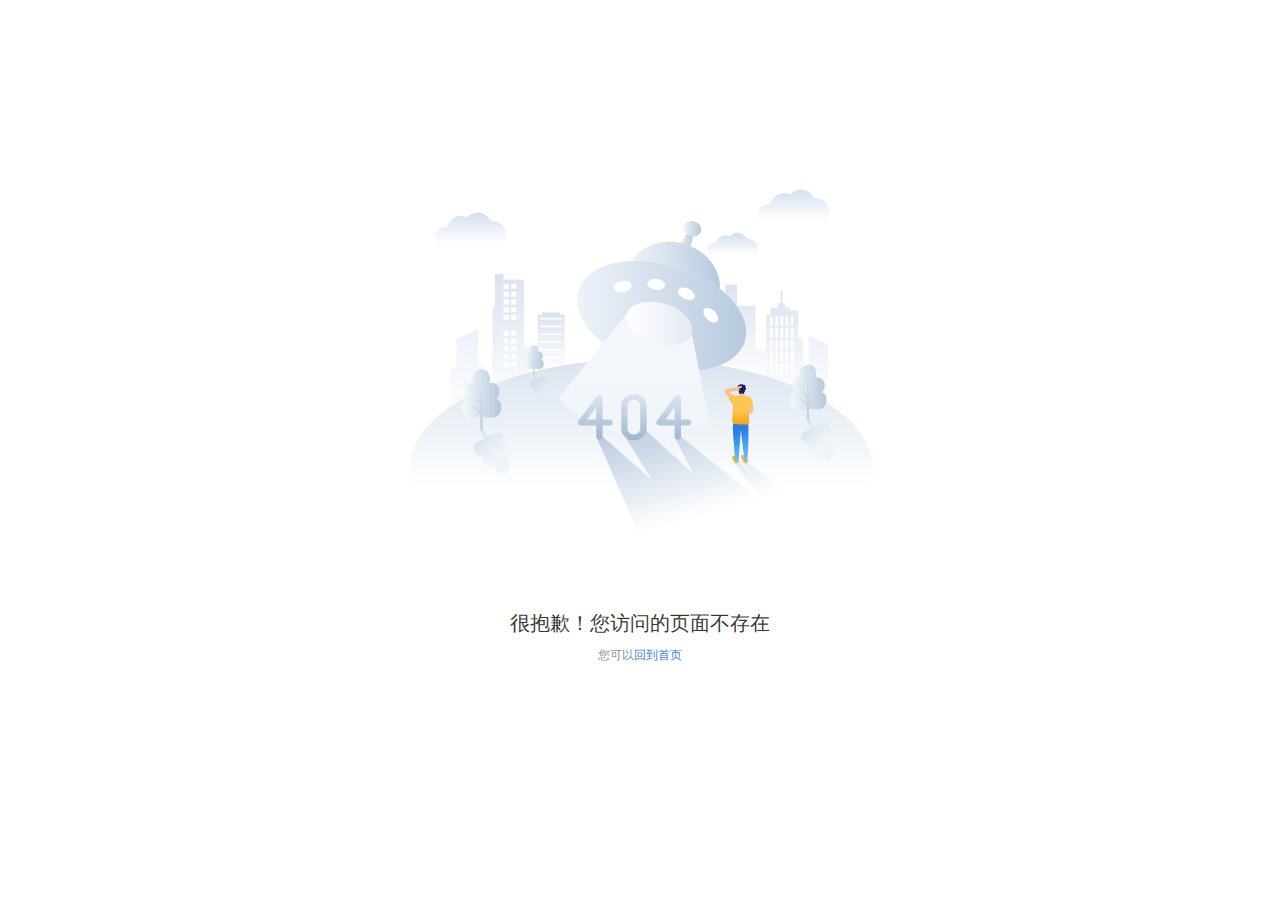
<file: mobile/me/index.html>
<!DOCTYPE html><html lang="en"><head><meta charset="utf-8"><meta http-equiv="X-UA-Compatible" content="IE=edge"><meta name="viewport" content="width=device-width,initial-scale=1"><link rel="icon" href="/favicon.ico"><title>江明软件-致力于数字化转型</title><link href="/css/app.71eefa96.css" rel="preload" as="style"><link href="/css/chunk-vendors.2d48c44c.css" rel="preload" as="style"><link href="/js/app.75029d57.js" rel="preload" as="script"><link href="/js/chunk-vendors.de5891e6.js" rel="preload" as="script"><link href="/css/chunk-vendors.2d48c44c.css" rel="stylesheet"><link href="/css/app.71eefa96.css" rel="stylesheet"><meta data-vue-meta-info="true" name="keyWords" content="江明软件,jiangmingrj"><meta data-vue-meta-info="true" name="description" content="“江明软件”从事多年的网站建设工作，熟悉各行各业的网站制作，可提供域名、服务器、SEO等一站式建站服务。网站建成后无需用户操心，托管“江明软件”，高枕无忧"></head><body data-aos-easing="ease" data-aos-duration="2000" data-aos-delay="0"><svg xmlns="http://www.w3.org/2000/svg" xmlns:xlink="http://www.w3.org/1999/xlink" style="position: absolute; width: 0; height: 0" aria-hidden="true" id="__SVG_SPRITE_NODE__"><symbol xmlns="http://www.w3.org/2000/svg" xmlns:xlink="http://www.w3.org/1999/xlink" viewBox="0 0 1024 1024" id="icon-banner1">
<style type="text/css">
	#icon-banner1 .st0{opacity:0.5;}
	#icon-banner1 .st1{fill:url(#icon-banner1_SVGID_1_);}
	#icon-banner1 .st2{fill:url(#icon-banner1_SVGID_2_);}
	#icon-banner1 .st3{fill:url(#icon-banner1_SVGID_3_);}
	#icon-banner1 .st4{fill:url(#icon-banner1_SVGID_4_);}
	#icon-banner1 .st5{fill:url(#icon-banner1_SVGID_5_);}
	#icon-banner1 .st6{fill:#236FFB;}
</style>
<g>
	<g class="st0">
		<linearGradient id="icon-banner1_SVGID_1_" gradientUnits="userSpaceOnUse" x1="601.3342" y1="152.807" x2="601.3342" y2="679.19">
			<stop offset="0" style="stop-color:#39C2FF"></stop>
			<stop offset="1" style="stop-color:#236FFB;stop-opacity:0"></stop>
		</linearGradient>
		<path class="st1" d="M808.6,669.6H394.1c-84.4,0-153.1-68.7-153.1-153.1c0-58.7,33.8-111.3,84.4-136.8c-1.2-7.4-1.9-14.9-1.9-22.5    c0-74.1,60.3-134.4,134.4-134.4c20,0,39.3,4.4,56.9,12.6c32.6-71.1,103.8-118.7,185.8-118.7c112.9,0,204.8,91.9,204.8,204.8    c0,23.1-4,46.1-11.7,67.8c41.8,27.9,68,75.3,68,127.2C961.7,600.9,893,669.6,808.6,669.6z"></path>
	</g>
	<g>
		<linearGradient id="icon-banner1_SVGID_2_" gradientUnits="userSpaceOnUse" x1="235.3475" y1="437.1842" x2="630.7305" y2="911.6438">
			<stop offset="0" style="stop-color:#39C2FF"></stop>
			<stop offset="1" style="stop-color:#236FFB"></stop>
		</linearGradient>
		<path class="st2" d="M650.1,912.4H235.7c-84.4,0-153.1-68.7-153.1-153.1c0-58.7,33.8-111.3,84.4-136.8c-1.2-7.4-1.9-14.9-1.9-22.5    c0-74.1,60.3-134.4,134.4-134.4c20,0,39.3,4.4,56.9,12.6c32.6-71.1,103.8-118.7,185.8-118.7c112.9,0,204.8,91.9,204.8,204.8    c0,23.1-4,46.1-11.7,67.8c41.8,27.9,68,75.3,68,127.2C803.2,843.7,734.6,912.4,650.1,912.4z"></path>
	</g>
	<linearGradient id="icon-banner1_SVGID_3_" gradientUnits="userSpaceOnUse" x1="326.9137" y1="921.3884" x2="326.9137" y2="603.992">
		<stop offset="0" style="stop-color:#39C2FF;stop-opacity:0"></stop>
		<stop offset="0.433" style="stop-color:#C9EEFF;stop-opacity:0.6"></stop>
		<stop offset="1" style="stop-color:#FFFFFF"></stop>
	</linearGradient>
	<path class="st3" d="M205,739.5l59.7,0v162.9c0,5.5,4.5,10,10,10h117.9c5.5,0,10-4.5,10-10V740.2l59.4,0c8.9,0,13.4-10.7,7.1-17   C436,689.9,362.8,617.5,339.8,594.9c-3.9-3.9-10.1-3.8-14,0c-22.8,22.6-95.2,94.5-127.9,127.6C191.6,728.8,196.1,739.5,205,739.5z    M181.8,740h0.1H181.8z M196.7,721.5L196.7,721.5L196.7,721.5z"></path>
	<linearGradient id="icon-banner1_SVGID_4_" gradientUnits="userSpaceOnUse" x1="816.5579" y1="460.9578" x2="816.5579" y2="148.7729">
		<stop offset="0" style="stop-color:#CCE0FF"></stop>
		<stop offset="1" style="stop-color:#236FFB"></stop>
	</linearGradient>
	<path class="st4" d="M694.6,289.1l59.7,0V452c0,5.5,4.5,10,10,10h117.9c5.5,0,10-4.5,10-10V289.8l59.4,0c8.9,0,13.4-10.7,7.1-17   c-33.1-33.3-106.3-105.6-129.3-128.3c-3.9-3.9-10.1-3.8-14,0c-22.8,22.6-95.2,94.5-127.9,127.6   C681.2,278.4,685.7,289.1,694.6,289.1z M671.5,289.6h0.1H671.5z M686.4,271.1L686.4,271.1L686.4,271.1z"></path>
	<g>
		
			<linearGradient id="icon-banner1_SVGID_5_" gradientUnits="userSpaceOnUse" x1="510.1273" y1="278.2739" x2="325.046" y2="471.7049" gradientTransform="matrix(1.1591 0.129 0.129 1.1591 -346.6596 -262.3566)">
			<stop offset="0" style="stop-color:#236FFB"></stop>
			<stop offset="1" style="stop-color:#236FFB;stop-opacity:0"></stop>
		</linearGradient>
		<polygon class="st5" points="295.4,161.1 112.8,343.7 68.4,299.3 251.1,116.7   "></polygon>
		
			<rect x="219.5" y="129.9" transform="matrix(0.7071 -0.7071 0.7071 0.7071 -40.5977 224.6016)" class="st6" width="62.7" height="62.7"></rect>
	</g>
</g>
</symbol><symbol xmlns="http://www.w3.org/2000/svg" xmlns:xlink="http://www.w3.org/1999/xlink" viewBox="0 0 1024 1024" id="icon-banner2">
<style type="text/css">
	#icon-banner2 .st0{fill:url(#icon-banner2_SVGID_1_);}
	#icon-banner2 .st1{fill:url(#icon-banner2_SVGID_2_);}
	#icon-banner2 .st2{opacity:0.2;fill:#003FAF;}
	#icon-banner2 .st3{opacity:0.9;fill:#F2F2F2;}
	#icon-banner2 .st4{opacity:0.5;}
	#icon-banner2 .st5{fill:url(#icon-banner2_SVGID_3_);}
	#icon-banner2 .st6{fill:url(#icon-banner2_SVGID_4_);}
	#icon-banner2 .st7{opacity:0.2;fill:#236FFB;}
	#icon-banner2 .st8{fill:url(#icon-banner2_SVGID_5_);}
	#icon-banner2 .st9{fill:#236FFB;}
</style>
<g>
	<g>
		<g>
			<linearGradient id="icon-banner2_SVGID_1_" gradientUnits="userSpaceOnUse" x1="210.1226" y1="432.4802" x2="723.6296" y2="945.9871">
				<stop offset="0" style="stop-color:#39C2FF"></stop>
				<stop offset="1" style="stop-color:#236FFB"></stop>
			</linearGradient>
			<path class="st0" d="M136,843.1c0,23.7,19.2,43,43,43h602.8c23.7,0,43-19.2,43-43V544.5H136V843.1z"></path>
			<linearGradient id="icon-banner2_SVGID_2_" gradientUnits="userSpaceOnUse" x1="324.2953" y1="318.3075" x2="837.8022" y2="831.8145">
				<stop offset="0" style="stop-color:#39C2FF"></stop>
				<stop offset="1" style="stop-color:#236FFB"></stop>
			</linearGradient>
			<path class="st1" d="M781.7,410.6H178.9c-23.7,0-43,19.2-43,43V513h688.7v-59.4C824.7,429.8,805.5,410.6,781.7,410.6z"></path>
		</g>
		<circle class="st2" cx="198.7" cy="461.8" r="21.6"></circle>
		<circle class="st2" cx="258.4" cy="461.8" r="21.6"></circle>
		<circle class="st2" cx="316.7" cy="461.8" r="21.6"></circle>
		<path class="st3" d="M453.2,831.3c-1.6,0-3.2-0.2-4.8-0.6c-10-2.6-15.9-12.8-13.3-22.8l52.7-200.3c2.6-10,12.9-15.9,22.8-13.3    c10,2.6,15.9,12.8,13.3,22.8l-52.7,200.3C469.1,825.8,461.5,831.3,453.2,831.3z"></path>
		<path class="st3" d="M397.3,800c-5.2,0-10.3-2.1-14-6.3l-64.9-73.5c-6.5-7.4-6.2-18.6,0.8-25.5l73.5-73.5c7.3-7.3,19.1-7.3,26.4,0    c7.3,7.3,7.3,19.1,0,26.4L358,708.6l53.3,60.4c6.8,7.7,6.1,19.5-1.7,26.3C406.1,798.4,401.6,800,397.3,800z"></path>
		<path class="st3" d="M554.7,800c-4.8,0-9.6-1.8-13.2-5.5c-7.3-7.3-7.3-19.1,0-26.4l61.1-61.1l-53.3-60.4    c-6.8-7.7-6.1-19.5,1.7-26.3c7.7-6.8,19.5-6.1,26.3,1.7l64.9,73.5c6.5,7.4,6.2,18.6-0.8,25.5l-73.5,73.5    C564.3,798.2,559.5,800,554.7,800z"></path>
	</g>
	<g>
		<g class="st4">
			<linearGradient id="icon-banner2_SVGID_3_" gradientUnits="userSpaceOnUse" x1="620.8588" y1="184.2741" x2="620.8588" y2="666.8101">
				<stop offset="0" style="stop-color:#39C2FF"></stop>
				<stop offset="1" style="stop-color:#236FFB;stop-opacity:0"></stop>
			</linearGradient>
			<path class="st5" d="M274.7,614.8c0,23.9,19.3,43.2,43.2,43.2h605.9c23.9,0,43.2-19.3,43.2-43.2V314.6H274.7V614.8z"></path>
			<linearGradient id="icon-banner2_SVGID_4_" gradientUnits="userSpaceOnUse" x1="620.8588" y1="184.2741" x2="620.8588" y2="666.8101">
				<stop offset="0" style="stop-color:#39C2FF"></stop>
				<stop offset="1" style="stop-color:#236FFB;stop-opacity:0"></stop>
			</linearGradient>
			<path class="st6" d="M923.8,180H317.9c-23.9,0-43.2,19.3-43.2,43.2v59.7H967v-59.7C967,199.3,947.6,180,923.8,180z"></path>
		</g>
		<circle class="st7" cx="343.1" cy="236.3" r="21.7"></circle>
		<circle class="st7" cx="403.2" cy="236.3" r="21.7"></circle>
		<circle class="st7" cx="461.8" cy="236.3" r="21.7"></circle>
	</g>
	<g>
		
			<linearGradient id="icon-banner2_SVGID_5_" gradientUnits="userSpaceOnUse" x1="499.0216" y1="288.8758" x2="322.3272" y2="473.5414" gradientTransform="matrix(1.1591 0.129 0.129 1.1591 -346.6596 -262.3566)">
			<stop offset="0" style="stop-color:#236FFB"></stop>
			<stop offset="1" style="stop-color:#236FFB;stop-opacity:0"></stop>
		</linearGradient>
		<polygon class="st8" points="283.2,170.3 108.9,344.7 66.5,302.3 240.9,128   "></polygon>
		
			<rect x="210.7" y="140.6" transform="matrix(0.7071 -0.7071 0.7071 0.7071 -50.1186 220.1292)" class="st9" width="59.9" height="59.9"></rect>
	</g>
</g>
</symbol><symbol xmlns="http://www.w3.org/2000/svg" xmlns:xlink="http://www.w3.org/1999/xlink" viewBox="0 0 1024 1024" id="icon-banner3">
<style type="text/css">
	#icon-banner3 .st0{opacity:0.5;}
	#icon-banner3 .st1{fill:url(#icon-banner3_SVGID_1_);}
	#icon-banner3 .st2{fill:url(#icon-banner3_SVGID_2_);}
	#icon-banner3 .st3{opacity:0.8;}
	#icon-banner3 .st4{fill:#FFFFFF;}
	#icon-banner3 .st5{fill:url(#icon-banner3_SVGID_3_);}
	#icon-banner3 .st6{fill:#DCEFFF;}
	#icon-banner3 .st7{fill:url(#icon-banner3_SVGID_4_);}
	#icon-banner3 .st8{fill:#236FFB;}
</style>
<g>
	<g class="st0">
		<linearGradient id="icon-banner3_SVGID_1_" gradientUnits="userSpaceOnUse" x1="651.6523" y1="93.7185" x2="651.6523" y2="608.194">
			<stop offset="0" style="stop-color:#39C2FF"></stop>
			<stop offset="1" style="stop-color:#236FFB;stop-opacity:0"></stop>
		</linearGradient>
		<path class="st1" d="M849.1,569.5h-99.1l-33.1-44.8H586.5l-33.1,44.8h-99.1c-10,0-18.1,8.1-18.1,18.1v0c0,10,8.1,18.1,18.1,18.1    h394.8c10,0,18.1-8.1,18.1-18.1v0C867.1,577.6,859,569.5,849.1,569.5z"></path>
		<linearGradient id="icon-banner3_SVGID_2_" gradientUnits="userSpaceOnUse" x1="648.4899" y1="93.7185" x2="648.4899" y2="608.194">
			<stop offset="0" style="stop-color:#39C2FF"></stop>
			<stop offset="1" style="stop-color:#236FFB;stop-opacity:0"></stop>
		</linearGradient>
		<path class="st2" d="M928.3,63.9H368.7c-22,0-39.9,17.9-39.9,39.9v84.4v277.2c0,22,17.9,39.9,39.9,39.9h559.6    c22,0,39.9-17.9,39.9-39.9V188.2v-84.4C968.2,81.7,950.3,63.9,928.3,63.9z"></path>
	</g>
	<g class="st3">
		<path class="st4" d="M681.2,157c-10.7-2.8-21.8,3.6-24.6,14.4l-56.9,216.2c-2.8,10.8,3.6,21.8,14.4,24.6c1.7,0.4,3.4,0.7,5.1,0.7    c8.9,0,17.1-6,19.5-15l56.9-216.2C698.4,170.9,692,159.8,681.2,157z"></path>
		<path class="st4" d="M553.9,185.9l-79.4,79.4c-7.5,7.5-7.9,19.6-0.9,27.6l70,79.4c4,4.5,9.5,6.8,15.1,6.8c4.7,0,9.5-1.7,13.3-5    c8.3-7.4,9.1-20.1,1.8-28.4l-57.5-65.2l66-66c7.9-7.9,7.9-20.6,0-28.5C574.5,178,561.8,178,553.9,185.9z"></path>
		<path class="st4" d="M823.3,266.2l-70-79.4c-7.4-8.4-20.1-9.1-28.4-1.8c-8.4,7.4-9.1,20.1-1.8,28.4l57.5,65.2l-66,66    c-7.9,7.9-7.9,20.6,0,28.5c3.9,3.9,9.1,5.9,14.2,5.9c5.2,0,10.3-2,14.2-5.9l79.4-79.4C830,286.2,830.3,274.1,823.3,266.2z"></path>
	</g>
	<linearGradient id="icon-banner3_SVGID_3_" gradientUnits="userSpaceOnUse" x1="178.9745" y1="413.6335" x2="545.7114" y2="851.6804">
		<stop offset="0" style="stop-color:#39C2FF"></stop>
		<stop offset="1" style="stop-color:#236FFB"></stop>
	</linearGradient>
	<path class="st5" d="M645.5,701.3H595c-4.9,16.7-11.6,39.2-20.1,54.1l35.4,34.4c7.8,7.5,12.3,17.9,12.3,28.8   c0,10.9-4.4,21.3-12.3,28.8l-29.6,28.8c-16.5,15.9-42.7,15.9-59.2,0l-35.4-34.4c-14.9,8.3-30.7,14.9-47.1,19.5v60.6   c0,22.4-18.7,41.9-41.7,41.9h-48.6c-23-0.3-41.5-18.9-41.7-41.9v-60.6c-17.8-4.9-29.6-11.8-45.3-20.5l-36.4,35.4   c-16.5,15.9-42.7,15.9-59.2,0l-29.6-28.8c-7.8-7.5-12.3-17.9-12.3-28.8c0-10.9,4.4-21.3,12.3-28.8l37-36   c-8.1-14.4-14.5-35.3-19.1-51.4h-50.5c-23,0-47.5-18.1-47.5-40.5v-42.1c0-22.4,24.6-40.5,47.5-40.5h50.5   c4.9-16.7,11.6-25.6,20.1-40.5l-38-36.9c-7.8-7.5-12.3-17.9-12.3-28.8c0-10.9,4.4-21.3,12.3-28.8l29.6-28.8   c16.6-15.9,42.7-15.9,59.2,0l38,37c15.2-8.3,24.3-14.8,41.5-19.6v-59.1c0-22.4,18-40.5,41-40.5h50.5c23.1,0,41.7,18.1,41.7,40.5   v59.1c16.5,4.6,31.6,10.7,46.4,18.6l37.1-36c16.5-15.9,42.7-15.9,59.2,0l29.6,28.8c7.8,7.5,12.3,17.9,12.3,28.8   c0,10.9-4.4,21.3-12.3,28.8l-36.4,35.4c9,15.3,16.1,25.9,21.2,43.2h50.5c23,0,41.6,18.1,41.6,40.5v39.7   C687.2,683.1,668.5,701.3,645.5,701.3L645.5,701.3z M371.8,518.7c-68.6,0-124.2,54-124.2,120.5c0,66.6,55.6,120.6,124.2,120.6   c68.6,0,124.2-54,124.2-120.6C496,572.7,440.4,518.7,371.8,518.7L371.8,518.7z M371.8,518.7"></path>
	<path class="st6" d="M371.8,518.7c-68.6,0-124.2,54-124.2,120.5c0,66.6,55.6,120.6,124.2,120.6c68.6,0,124.2-54,124.2-120.6   C496,572.7,440.4,518.7,371.8,518.7L371.8,518.7z"></path>
	<g>
		
			<linearGradient id="icon-banner3_SVGID_4_" gradientUnits="userSpaceOnUse" x1="1004.3676" y1="684.0839" x2="813.621" y2="883.4355" gradientTransform="matrix(1.1591 0.129 0.129 1.1591 -346.6596 -262.3566)">
			<stop offset="0" style="stop-color:#236FFB"></stop>
			<stop offset="1" style="stop-color:#236FFB;stop-opacity:0"></stop>
		</linearGradient>
		<polygon class="st7" points="921.1,696.3 732.9,884.5 687.2,838.8 875.4,650.6   "></polygon>
		
			<rect x="842.8" y="664.2" transform="matrix(0.7071 -0.7071 0.7071 0.7071 -236.1914 822.8236)" class="st8" width="64.7" height="64.7"></rect>
	</g>
</g>
</symbol><symbol xmlns="http://www.w3.org/2000/svg" xmlns:xlink="http://www.w3.org/1999/xlink" viewBox="0 0 1024 1024" id="icon-banner4">
<style type="text/css">
	#icon-banner4 .st0{opacity:0.5;fill:url(#icon-banner4_SVGID_1_);}
	#icon-banner4 .st1{opacity:0.2;fill:#236FFB;}
	#icon-banner4 .st2{fill:url(#icon-banner4_SVGID_2_);}
	#icon-banner4 .st3{opacity:0.8;fill:#FFFFFF;}
	#icon-banner4 .st4{fill:url(#icon-banner4_SVGID_3_);}
	#icon-banner4 .st5{fill:#236FFB;}
</style>
<g>
	<g>
		<linearGradient id="icon-banner4_SVGID_1_" gradientUnits="userSpaceOnUse" x1="657.9224" y1="111.8802" x2="677.6562" y2="565.7576">
			<stop offset="0" style="stop-color:#39C2FF"></stop>
			<stop offset="1" style="stop-color:#236FFB;stop-opacity:0"></stop>
		</linearGradient>
		<path class="st0" d="M948.2,236.2c0-19-7.5-37.2-21-50.6c-13.3-13.4-31.6-21-50.6-21c-19,0-37.2,7.4-50.6,21    c-13.5,13.5-21,31.6-21,50.6c-0.1,23.1,11.1,44.7,29.9,58.1c-24.1,24.1-62.1,30.8-93.3,14c-23.7-12.8-42.2-34.9-49.4-58.9    c-3.1-14.5,4.7-50.2,5.1-51.3c22.9-12.5,37.2-36.6,37.3-62.7c0-19-7.5-37.2-21-50.6c-13.3-13.4-31.6-21-50.6-21    c-19,0-37.2,7.4-50.6,21c-13.4,13.3-21,31.6-21,50.6c0,19,7.4,37.2,21,50.6c5.5,5.5,12,10.1,19.2,13.6l0.5,1    c1.6,2.8,7.7,34.9,3.7,49c-7.3,24.2-26,46.8-50,59.7c-31.4,16.9-70.2,11.1-95.1-14.4c19.1-13.3,30.4-35.1,30.4-58.4    c0-19.1-7.4-37.1-20.9-50.6c-13.5-13.5-31.4-21-50.6-21c-18.9,0-37.1,7.5-50.4,21c-13.5,13.5-21,31.6-21,50.6    c0,31.8,21.1,59.8,51.7,68.6l59.7,247.8c3,12.3,14,21,26.7,21l293.7,0c12.7,0,23.7-8.7,26.7-21l59.8-247.8    C927.2,296,948.2,268,948.2,236.2L948.2,236.2z M948.2,236.2"></path>
		<path class="st1" d="M755.9,492.3H578.4c-1.9,0-3.4-1.5-3.4-3.4v-56.7c0-1.9,1.5-3.4,3.4-3.4h177.5c1.9,0,3.4,1.5,3.4,3.4v56.7    C759.3,490.8,757.8,492.3,755.9,492.3z"></path>
	</g>
	<linearGradient id="icon-banner4_SVGID_2_" gradientUnits="userSpaceOnUse" x1="153.3003" y1="352.1751" x2="594.8826" y2="778.9391">
		<stop offset="0" style="stop-color:#39C2FF"></stop>
		<stop offset="1" style="stop-color:#236FFB"></stop>
	</linearGradient>
	<path class="st2" d="M672.3,416.4c0-22.3-16.4-41.1-38.5-44.3c-89-13-157.4-37.6-227.4-95.9l-1.7-1.4   c-16.2-13.2-39.3-13.5-55.8-0.7h0c-57.1,44.9-175.5,79.5-233.5,94.5c-19.8,5.1-33.6,22.9-33.6,43.3v196.1   c0,111.5,62.1,215.8,165.9,278.4l106.2,64.1c14.2,8.6,32,8.6,46.2,0l106.2-64.1c103.8-62.6,165.9-166.8,165.9-278.4V416.4z    M405.4,671.4"></path>
	<path class="st3" d="M415.4,686.2l-28.1,28.1c-15.5,15.5-40.7,15.5-56.2,0L303,686.2L246.8,630c-15.5-15.5-15.5-40.7,0-56.2l0,0   c15.5-15.5,40.7-15.5,56.2,0l56.2,56.2l140.2-140.2c15.5-15.5,40.7-15.5,56.2,0l0,0c15.5,15.5,15.5,40.7,0,56.2L415.4,686.2z"></path>
	<g>
		
			<linearGradient id="icon-banner4_SVGID_3_" gradientUnits="userSpaceOnUse" x1="1012.0287" y1="611.903" x2="821.8516" y2="810.6595" gradientTransform="matrix(1.1591 0.129 0.129 1.1591 -346.6596 -262.3566)">
			<stop offset="0" style="stop-color:#236FFB"></stop>
			<stop offset="1" style="stop-color:#236FFB;stop-opacity:0"></stop>
		</linearGradient>
		<polygon class="st4" points="920.6,613.5 733,801.2 687.4,755.6 875,567.9   "></polygon>
		
			<rect x="842.6" y="581.5" transform="matrix(0.7071 -0.7071 0.7071 0.7071 -177.7501 798.3369)" class="st5" width="64.5" height="64.5"></rect>
	</g>
</g>
</symbol><symbol xmlns="http://www.w3.org/2000/svg" xmlns:xlink="http://www.w3.org/1999/xlink" viewBox="0 0 1024 1024" id="icon-banner5">
<style type="text/css">
	#icon-banner5 .st0{opacity:0.5;fill:url(#icon-banner5_SVGID_1_);}
	#icon-banner5 .st1{opacity:0.5;fill:url(#icon-banner5_SVGID_2_);}
	#icon-banner5 .st2{fill:url(#icon-banner5_SVGID_3_);}
	#icon-banner5 .st3{opacity:0.9;}
	#icon-banner5 .st4{fill:#F2F2F2;}
	#icon-banner5 .st5{opacity:0.2;fill:#236FFB;}
	#icon-banner5 .st6{fill:url(#icon-banner5_SVGID_4_);}
	#icon-banner5 .st7{fill:#236FFB;}
</style>
<g>
	<linearGradient id="icon-banner5_SVGID_1_" gradientUnits="userSpaceOnUse" x1="523.5554" y1="788.7794" x2="523.5554" y2="909.0266">
		<stop offset="0" style="stop-color:#39C2FF"></stop>
		<stop offset="1" style="stop-color:#236FFB"></stop>
	</linearGradient>
	<path class="st0" d="M720.5,875.4h-98.9l-33-70.5H458.5l-33,70.5h-98.9c-10,0-18,8.1-18,18v0c0,10,8.1,18,18,18h393.8   c10,0,18-8.1,18-18v0C738.5,883.4,730.4,875.4,720.5,875.4z"></path>
	<linearGradient id="icon-banner5_SVGID_2_" gradientUnits="userSpaceOnUse" x1="222.5468" y1="22.9328" x2="222.5468" y2="665.2101">
		<stop offset="0" style="stop-color:#39C2FF"></stop>
		<stop offset="1" style="stop-color:#236FFB;stop-opacity:0"></stop>
	</linearGradient>
	<path class="st1" d="M374.6,677.9H70.5c-3.1,0-5.6-2.5-5.6-5.6V114.6c0-3.1,2.5-5.6,5.6-5.6h304.2c3.1,0,5.6,2.5,5.6,5.6v557.7   C380.3,675.4,377.7,677.9,374.6,677.9z"></path>
	<g>
		<linearGradient id="icon-banner5_SVGID_3_" gradientUnits="userSpaceOnUse" x1="275.1243" y1="354.1438" x2="764.6326" y2="827.2256">
			<stop offset="0" style="stop-color:#39C2FF"></stop>
			<stop offset="1" style="stop-color:#236FFB"></stop>
		</linearGradient>
		<path class="st2" d="M799.5,371H241.3c-22,0-39.8,17.8-39.8,39.8V495v276.5c0,22,17.8,39.8,39.8,39.8h558.2    c22,0,39.8-17.8,39.8-39.8V495v-84.2C839.3,388.8,821.5,371,799.5,371z"></path>
	</g>
	<g class="st3">
		<path class="st4" d="M362.6,664.7h-62.5V519.2h64c50.1,0.5,75.4,23.7,75.9,69.6C440.1,639.4,414.3,664.7,362.6,664.7z     M347.6,553.2v77.5h10.3c22.7,0,34-13.2,34-39.5c1.6-27.4-10-40.1-34.8-38H347.6z"></path>
		<path class="st4" d="M594.3,574.6h-45.1c-2.1-15.3-10.8-23.2-26.1-23.7c-17.4,0.5-26.4,14.8-26.9,42.7c0,26.4,9.5,39.5,28.5,39.5    c14.2,0,22.4-8.2,24.5-24.5h45.9c-5.3,37.4-28.5,56.9-69.6,58.5c-49.6-1.6-75.1-26.6-76.7-75.1c2.6-48,26.9-73.5,72.7-76.7    C565.3,515.8,589.6,535.6,594.3,574.6z"></path>
		<path class="st4" d="M736.7,561.1h-45.1c-0.5-4.7-2.9-7.9-7.1-9.5c-2.6-2.1-6.6-3.2-11.9-3.2c-10.5,0-15.8,2.9-15.8,8.7    c0,5.3,9.5,10.3,28.5,15c36.9,9,55.4,24.3,55.4,45.9c-1.1,32.2-23.7,48.5-68,49c-38.5-1.6-60.1-17.4-64.8-47.4h45.9    c1.6,5.3,4.2,9.2,7.9,11.9c3.7,2.1,8.2,3.2,13.4,3.2c13.7,0,20.6-3.4,20.6-10.3c0-5.8-9.2-10.8-27.7-15    c-37.4-9-56.1-24.8-56.1-47.4c1-30,21.9-45.6,62.5-46.7C711.1,515.8,731.9,531.1,736.7,561.1z"></path>
	</g>
	<path class="st5" d="M284.8,195.9H160.3c-1.2,0-2.2-1-2.2-2.2v-32.8c0-1.2,1-2.2,2.2-2.2h124.5c1.2,0,2.2,1,2.2,2.2v32.8   C287,194.9,286,195.9,284.8,195.9z"></path>
	<g>
		
			<linearGradient id="icon-banner5_SVGID_4_" gradientUnits="userSpaceOnUse" x1="1092.4365" y1="205.9025" x2="928.7964" y2="376.9249" gradientTransform="matrix(1.1591 0.129 0.129 1.1591 -346.6596 -262.3566)">
			<stop offset="0" style="stop-color:#236FFB"></stop>
			<stop offset="1" style="stop-color:#236FFB;stop-opacity:0"></stop>
		</linearGradient>
		<polygon class="st6" points="959.3,148.2 797.9,309.7 758.6,270.5 920.1,109   "></polygon>
		
			<rect x="892.2" y="120.7" transform="matrix(0.7071 -0.7071 0.7071 0.7071 164.48 693.945)" class="st7" width="55.5" height="55.5"></rect>
	</g>
</g>
</symbol><symbol xmlns="http://www.w3.org/2000/svg" xmlns:xlink="http://www.w3.org/1999/xlink" viewBox="0 0 1024 1024" id="icon-banner6">
<style type="text/css">
	#icon-banner6 .st0{opacity:0.5;fill:url(#icon-banner6_SVGID_1_);}
	#icon-banner6 .st1{opacity:0.5;fill:url(#icon-banner6_SVGID_2_);}
	#icon-banner6 .st2{opacity:0.2;fill:#236FFB;}
	#icon-banner6 .st3{fill:url(#icon-banner6_SVGID_3_);}
	#icon-banner6 .st4{fill:#AEDCFF;}
	#icon-banner6 .st5{fill:url(#icon-banner6_SVGID_4_);}
	#icon-banner6 .st6{fill:#236FFB;}
</style>
<g>
	<linearGradient id="icon-banner6_SVGID_1_" gradientUnits="userSpaceOnUse" x1="718.9427" y1="320.9353" x2="718.9427" y2="690.5171">
		<stop offset="0" style="stop-color:#39C2FF"></stop>
		<stop offset="1" style="stop-color:#236FFB;stop-opacity:0"></stop>
	</linearGradient>
	<path class="st0" d="M936.6,311.8H501.3c-11.1,0-20,9-20,20v320.3c0,11.1,9,20,20,20h435.3c11.1,0,20-9,20-20V331.8   C956.6,320.8,947.7,311.8,936.6,311.8z"></path>
	<linearGradient id="icon-banner6_SVGID_2_" gradientUnits="userSpaceOnUse" x1="372.0907" y1="207.4727" x2="372.0907" y2="577.0546">
		<stop offset="0" style="stop-color:#39C2FF"></stop>
		<stop offset="1" style="stop-color:#236FFB;stop-opacity:0"></stop>
	</linearGradient>
	<path class="st1" d="M589.7,198.3H154.4c-11.1,0-20,9-20,20v320.3c0,11.1,9,20,20,20h435.3c11.1,0,20-9,20-20V218.4   C609.8,207.3,600.8,198.3,589.7,198.3z"></path>
	<path class="st2" d="M423.3,276.4H320.9c-6.2,0-11.3-5.1-11.3-11.3l0,0c0-6.2,5.1-11.3,11.3-11.3h102.4c6.2,0,11.3,5.1,11.3,11.3   l0,0C434.6,271.3,429.5,276.4,423.3,276.4z"></path>
	<path class="st2" d="M770.1,389.8H667.7c-6.2,0-11.3-5.1-11.3-11.3v0c0-6.2,5.1-11.3,11.3-11.3h102.4c6.2,0,11.3,5.1,11.3,11.3v0   C781.5,384.8,776.4,389.8,770.1,389.8z"></path>
	<linearGradient id="icon-banner6_SVGID_3_" gradientUnits="userSpaceOnUse" x1="329.7519" y1="429.2447" x2="711.6265" y2="811.1193">
		<stop offset="0" style="stop-color:#39C2FF"></stop>
		<stop offset="1" style="stop-color:#236FFB"></stop>
	</linearGradient>
	<path class="st3" d="M762.6,428.2H286.3c-11.1,0-20,9-20,20v351.4c0,11.1,9,20,20,20h476.3c11.1,0,20-9,20-20V448.3   C782.6,437.2,773.7,428.2,762.6,428.2z"></path>
	<path class="st4" d="M543.1,765.5H313.6c-5.8,0-10.4-4.7-10.4-10.4V569.8c0-5.8,4.7-10.4,10.4-10.4h229.5c5.8,0,10.4,4.7,10.4,10.4   v185.3C553.5,760.9,548.9,765.5,543.1,765.5z"></path>
	<path class="st4" d="M580.1,513H468.9c-6.8,0-12.3-5.5-12.3-12.3v0c0-6.8,5.5-12.3,12.3-12.3h111.2c6.8,0,12.3,5.5,12.3,12.3v0   C592.4,507.5,586.9,513,580.1,513z"></path>
	<path class="st4" d="M734,765.5H602.8c-5.8,0-10.4-4.7-10.4-10.4V569.8c0-5.8,4.7-10.4,10.4-10.4H734c5.8,0,10.4,4.7,10.4,10.4   v185.3C744.5,760.9,739.8,765.5,734,765.5z"></path>
	<g>
		
			<linearGradient id="icon-banner6_SVGID_4_" gradientUnits="userSpaceOnUse" x1="425.0954" y1="623.2932" x2="288.727" y2="765.8136" gradientTransform="matrix(1.1591 0.129 0.129 1.1591 -346.6596 -262.3566)">
			<stop offset="0" style="stop-color:#236FFB"></stop>
			<stop offset="1" style="stop-color:#236FFB;stop-opacity:0"></stop>
		</linearGradient>
		<polygon class="st5" points="237.4,540.8 102.9,675.4 70.2,642.7 204.7,508.1   "></polygon>
		
			<rect x="181.5" y="517.9" transform="matrix(0.7071 -0.7071 0.7071 0.7071 -322.6057 303.1028)" class="st6" width="46.2" height="46.2"></rect>
	</g>
</g>
</symbol><symbol xmlns="http://www.w3.org/2000/svg" xmlns:xlink="http://www.w3.org/1999/xlink" viewBox="0 0 1024 1024" id="icon-banner7">
<style type="text/css">
	#icon-banner7 .st0{opacity:0.2;fill:#236FFB;}
	#icon-banner7 .st1{opacity:0.5;fill:url(#icon-banner7_SVGID_1_);}
	#icon-banner7 .st2{fill:url(#icon-banner7_SVGID_2_);}
	#icon-banner7 .st3{fill:#DCEFFF;}
	#icon-banner7 .st4{fill:url(#icon-banner7_SVGID_3_);}
	#icon-banner7 .st5{fill:#236FFB;}
</style>
<g>
	<path class="st0" d="M840.3,390.6H530.6c-1.4,0-2.5-1.1-2.5-2.5v-32c0-1.4,1.1-2.5,2.5-2.5h309.7c1.4,0,2.5,1.1,2.5,2.5v32   C842.8,389.5,841.6,390.6,840.3,390.6z"></path>
	<path class="st0" d="M840.3,495.3H530.6c-1.4,0-2.5-1.1-2.5-2.5v-32c0-1.4,1.1-2.5,2.5-2.5h309.7c1.4,0,2.5,1.1,2.5,2.5v32   C842.8,494.2,841.6,495.3,840.3,495.3z"></path>
	<path class="st0" d="M840.3,600H530.6c-1.4,0-2.5-1.1-2.5-2.5v-32c0-1.4,1.1-2.5,2.5-2.5h309.7c1.4,0,2.5,1.1,2.5,2.5v32   C842.8,598.9,841.6,600,840.3,600z"></path>
	<linearGradient id="icon-banner7_SVGID_1_" gradientUnits="userSpaceOnUse" x1="697.0742" y1="120.067" x2="697.0742" y2="755.4047">
		<stop offset="0" style="stop-color:#39C2FF"></stop>
		<stop offset="1" style="stop-color:#236FFB;stop-opacity:0"></stop>
	</linearGradient>
	<path class="st1" d="M911.1,729.7h-428c-25.2,0-45.7-20.4-45.7-45.7V162.7c0-25.2,20.4-45.7,45.7-45.7h263.7   c12.3,0,24.1,5,32.7,13.8l164.4,168.8c8.3,8.5,13,20,13,31.9v352.6C956.8,709.3,936.3,729.7,911.1,729.7z"></path>
	<g>
		<linearGradient id="icon-banner7_SVGID_2_" gradientUnits="userSpaceOnUse" x1="168.1017" y1="412.5743" x2="657.3909" y2="901.8635">
			<stop offset="0" style="stop-color:#39C2FF"></stop>
			<stop offset="1" style="stop-color:#236FFB"></stop>
		</linearGradient>
		<path class="st2" d="M698,909.4H178.3c-37.8,0-68.4-30.6-68.4-68.4V455.8c0-37.8,30.6-68.4,68.4-68.4h117.1    c12.4,0,24.2,5.7,32,15.4l30.1,37.6c7.8,9.7,19.6,15.4,32,15.4H698c18.1,0,35.5,7.2,48.4,20c12.8,12.8,20,30.2,20,48.4v316.8    C766.4,878.8,735.8,909.4,698,909.4"></path>
	</g>
	<path class="st3" d="M540.8,700.7v-25c-0.4-13.8-11.9-24.6-25.6-24.2h-154c-13.8-0.4-25.2,10.5-25.6,24.2v111.4   c0.4,13.8,11.9,24.6,25.6,24.2h154c13.8,0.4,25.2-10.5,25.6-24.2v-7.9h-33.6v-13.5h33.6v-18.1h-33.6v-13.4h33.6v-20.1h-33.6v-13.5   H540.8z M461,734.2c-2.5,5.2-6.7,9.3-11.8,11.8h-0.1v20.5c-0.5,5.3-5.1,9.2-10.4,8.7c-0.2,0-0.3,0-0.5-0.1c-2.6,0.4-5.3-0.3-7.3-2   c-2.1-1.6-3.4-4-3.6-6.7V746c-12.6-6.1-17.9-21.2-11.8-33.8c6.1-12.6,21.2-17.9,33.8-11.8C461.8,706.4,467.1,721.6,461,734.2   L461,734.2z M384.8,617.3c0.1-22.2,18.1-40.2,40.4-40.3h26.1c22.3,0,40.4,18.1,40.4,40.4v28.3h28.6v-37.3   c0-30.4-24.7-55.1-55.1-55.1h-53.9c-30.4,0-55.1,24.7-55.1,55.1v36.9h28.5V617.3z M384.8,617.3"></path>
	<g>
		
			<linearGradient id="icon-banner7_SVGID_3_" gradientUnits="userSpaceOnUse" x1="481.7177" y1="284.9653" x2="317.481" y2="456.6111" gradientTransform="matrix(1.1591 0.129 0.129 1.1591 -346.6596 -262.3566)">
			<stop offset="0" style="stop-color:#236FFB"></stop>
			<stop offset="1" style="stop-color:#236FFB;stop-opacity:0"></stop>
		</linearGradient>
		<polygon class="st4" points="261.7,161.2 99.6,323.3 60.2,283.9 222.3,121.9   "></polygon>
		
			<rect x="194.3" y="133.6" transform="matrix(0.7071 -0.7071 0.7071 0.7071 -49.0911 204.3266)" class="st5" width="55.7" height="55.7"></rect>
	</g>
</g>
</symbol><symbol xmlns="http://www.w3.org/2000/svg" xmlns:xlink="http://www.w3.org/1999/xlink" viewBox="0 0 1024 1024" id="icon-banner8">
<style type="text/css">
	#icon-banner8 .st0{opacity:0.5;fill:url(#icon-banner8_SVGID_1_);}
	#icon-banner8 .st1{opacity:0.2;fill:#4DABFF;}
	#icon-banner8 .st2{fill:url(#icon-banner8_SVGID_2_);}
	#icon-banner8 .st3{fill:url(#icon-banner8_SVGID_3_);}
	#icon-banner8 .st4{opacity:0.9;}
	#icon-banner8 .st5{fill:#F2F2F2;}
	#icon-banner8 .st6{fill:url(#icon-banner8_SVGID_4_);}
	#icon-banner8 .st7{fill:#236FFB;}
</style>
<g>
	<g>
		<linearGradient id="icon-banner8_SVGID_1_" gradientUnits="userSpaceOnUse" x1="779.353" y1="166.3766" x2="779.353" y2="821.7527">
			<stop offset="0" style="stop-color:#39C2FF"></stop>
			<stop offset="1" style="stop-color:#236FFB;stop-opacity:0"></stop>
		</linearGradient>
		<path class="st0" d="M920.1,784.9H638.6c-20.2,0-36.6-16.4-36.6-36.6V181.6c0-20.2,16.4-36.6,36.6-36.6h281.4    c20.2,0,36.6,16.4,36.6,36.6v566.7C956.6,768.5,940.3,784.9,920.1,784.9z"></path>
		<rect x="624.8" y="221.7" class="st1" width="307.8" height="475.4"></rect>
		<path class="st1" d="M813.4,190.7h-69.6c-3.8,0-6.8-3.1-6.8-6.8v0c0-3.8,3.1-6.8,6.8-6.8h69.6c3.8,0,6.8,3.1,6.8,6.8v0    C820.3,187.6,817.2,190.7,813.4,190.7z"></path>
		<circle class="st1" cx="780.1" cy="739.1" r="26.6"></circle>
	</g>
	<g>
		<linearGradient id="icon-banner8_SVGID_2_" gradientUnits="userSpaceOnUse" x1="125.1604" y1="502.5221" x2="577.522" y2="967.1927">
			<stop offset="0" style="stop-color:#39C2FF"></stop>
			<stop offset="1" style="stop-color:#236FFB"></stop>
		</linearGradient>
		<path class="st2" d="M667.7,852.8h-92.9l-31-42H421.6l-31,42h-92.9c-9.4,0-16.9,7.6-16.9,16.9v0c0,9.4,7.6,16.9,16.9,16.9h370    c9.4,0,16.9-7.6,16.9-16.9v0C684.6,860.4,677,852.8,667.7,852.8z"></path>
		<linearGradient id="icon-banner8_SVGID_3_" gradientUnits="userSpaceOnUse" x1="265.5529" y1="365.8486" x2="717.9144" y2="830.5192">
			<stop offset="0" style="stop-color:#39C2FF"></stop>
			<stop offset="1" style="stop-color:#236FFB"></stop>
		</linearGradient>
		<path class="st3" d="M742,378.9H217.4c-20.7,0-37.4,16.7-37.4,37.4v79.1v259.8c0,20.7,16.7,37.4,37.4,37.4H742    c20.7,0,37.4-16.7,37.4-37.4V495.5v-79.1C779.4,395.7,762.6,378.9,742,378.9z"></path>
	</g>
	<g class="st4">
		<path class="st5" d="M538.5,608.8c-4.1,0-8.3-0.6-12.3-1.8c-8-2.4-12.6-10.9-10.2-18.9c2.4-8,10.9-12.6,18.9-10.2    c4.3,1.3,8.9,0.1,12.1-3l39.3-39.3c4.7-4.7,4.7-12.4,0-17.1l-39.3-39.3c-4.6-4.6-12.5-4.6-17.1,0l-39.3,39.3    c-3.1,3.1-4.3,7.6-3.1,11.9c2.3,8.1-2.4,16.5-10.5,18.8c-8.1,2.3-16.5-2.4-18.8-10.5c-4.2-14.8,0-30.8,10.9-41.6l39.3-39.3    c8-8,18.7-12.5,30.1-12.5c11.4,0,22,4.4,30.1,12.5l39.3,39.3c16.6,16.6,16.6,43.5,0,60.1l-39.3,39.3    C560.5,604.5,549.6,608.8,538.5,608.8z"></path>
		<path class="st5" d="M421,726.4c-11.3,0-22-4.4-30.1-12.4l-39.3-39.3c-8-8-12.5-18.7-12.5-30.1c0-11.4,4.4-22,12.5-30.1l39.3-39.3    c10.7-10.7,26.4-14.9,41-11c8.1,2.1,13,10.5,10.8,18.6c-2.2,8.1-10.5,13-18.6,10.8c-4.2-1.1-8.6,0.1-11.7,3.1L373.1,636    c-2.3,2.3-3.5,5.3-3.5,8.6c0,3.2,1.3,6.3,3.5,8.6l39.3,39.3c4.6,4.6,12.6,4.6,17.1,0l39.3-39.3c3.1-3.1,4.3-7.6,3.1-11.9    c-2.3-8.1,2.4-16.5,10.5-18.8c8.1-2.3,16.5,2.4,18.8,10.5c4.2,14.8,0,30.8-10.8,41.7L451,714C443,722,432.3,726.4,421,726.4z"></path>
		<path class="st5" d="M449.6,631.2c-3.9,0-7.8-1.5-10.7-4.5c-5.9-5.9-5.9-15.6,0-21.5l59.6-59.6c5.9-5.9,15.6-5.9,21.5,0    c5.9,5.9,5.9,15.6,0,21.5l-59.6,59.6C457.3,629.7,453.5,631.2,449.6,631.2z"></path>
	</g>
	<g>
		
			<linearGradient id="icon-banner8_SVGID_4_" gradientUnits="userSpaceOnUse" x1="474.3916" y1="314.1435" x2="320.7384" y2="474.7285" gradientTransform="matrix(1.1591 0.129 0.129 1.1591 -346.6596 -262.3566)">
			<stop offset="0" style="stop-color:#236FFB"></stop>
			<stop offset="1" style="stop-color:#236FFB;stop-opacity:0"></stop>
		</linearGradient>
		<polygon class="st6" points="256.1,192.1 104.5,343.7 67.6,306.9 219.3,155.3   "></polygon>
		
			<rect x="193" y="166.2" transform="matrix(0.7071 -0.7071 0.7071 0.7071 -71.7979 211.2225)" class="st7" width="52.1" height="52.1"></rect>
	</g>
</g>
</symbol><symbol xmlns="http://www.w3.org/2000/svg" xmlns:xlink="http://www.w3.org/1999/xlink" viewBox="0 0 1024 1024" id="icon-banner9">
<style type="text/css">
	#icon-banner9 .st0{opacity:0.5;fill:url(#icon-banner9_SVGID_1_);}
	#icon-banner9 .st1{opacity:0.2;fill:#4DABFF;}
	#icon-banner9 .st2{fill:url(#icon-banner9_SVGID_2_);}
	#icon-banner9 .st3{fill:url(#icon-banner9_SVGID_3_);}
	#icon-banner9 .st4{opacity:0.9;}
	#icon-banner9 .st5{fill:#F2F2F2;}
	#icon-banner9 .st6{fill:url(#icon-banner9_SVGID_4_);}
	#icon-banner9 .st7{fill:#236FFB;}
</style>
<g>
	<g>
		<linearGradient id="icon-banner9_SVGID_1_" gradientUnits="userSpaceOnUse" x1="779.353" y1="166.3766" x2="779.353" y2="821.7527">
			<stop offset="0" style="stop-color:#39C2FF"></stop>
			<stop offset="1" style="stop-color:#236FFB;stop-opacity:0"></stop>
		</linearGradient>
		<path class="st0" d="M920.1,784.9H638.6c-20.2,0-36.6-16.4-36.6-36.6V181.6c0-20.2,16.4-36.6,36.6-36.6h281.4    c20.2,0,36.6,16.4,36.6,36.6v566.7C956.6,768.5,940.3,784.9,920.1,784.9z"></path>
		<rect x="624.8" y="221.7" class="st1" width="307.8" height="475.4"></rect>
		<path class="st1" d="M813.4,190.7h-69.6c-3.8,0-6.8-3.1-6.8-6.8v0c0-3.8,3.1-6.8,6.8-6.8h69.6c3.8,0,6.8,3.1,6.8,6.8v0    C820.3,187.6,817.2,190.7,813.4,190.7z"></path>
		<circle class="st1" cx="780.1" cy="739.1" r="26.6"></circle>
	</g>
	<g>
		<linearGradient id="icon-banner9_SVGID_2_" gradientUnits="userSpaceOnUse" x1="125.1604" y1="502.5221" x2="577.522" y2="967.1927">
			<stop offset="0" style="stop-color:#39C2FF"></stop>
			<stop offset="1" style="stop-color:#236FFB"></stop>
		</linearGradient>
		<path class="st2" d="M667.7,852.8h-92.9l-31-42H421.6l-31,42h-92.9c-9.4,0-16.9,7.6-16.9,16.9v0c0,9.4,7.6,16.9,16.9,16.9h370    c9.4,0,16.9-7.6,16.9-16.9v0C684.6,860.4,677,852.8,667.7,852.8z"></path>
		<linearGradient id="icon-banner9_SVGID_3_" gradientUnits="userSpaceOnUse" x1="265.5529" y1="365.8486" x2="717.9144" y2="830.5192">
			<stop offset="0" style="stop-color:#39C2FF"></stop>
			<stop offset="1" style="stop-color:#236FFB"></stop>
		</linearGradient>
		<path class="st3" d="M742,378.9H217.4c-20.7,0-37.4,16.7-37.4,37.4v79.1v259.8c0,20.7,16.7,37.4,37.4,37.4H742    c20.7,0,37.4-16.7,37.4-37.4V495.5v-79.1C779.4,395.7,762.6,378.9,742,378.9z"></path>
	</g>
	<g class="st4">
		<path class="st5" d="M538.5,608.8c-4.1,0-8.3-0.6-12.3-1.8c-8-2.4-12.6-10.9-10.2-18.9c2.4-8,10.9-12.6,18.9-10.2    c4.3,1.3,8.9,0.1,12.1-3l39.3-39.3c4.7-4.7,4.7-12.4,0-17.1l-39.3-39.3c-4.6-4.6-12.5-4.6-17.1,0l-39.3,39.3    c-3.1,3.1-4.3,7.6-3.1,11.9c2.3,8.1-2.4,16.5-10.5,18.8c-8.1,2.3-16.5-2.4-18.8-10.5c-4.2-14.8,0-30.8,10.9-41.6l39.3-39.3    c8-8,18.7-12.5,30.1-12.5c11.4,0,22,4.4,30.1,12.5l39.3,39.3c16.6,16.6,16.6,43.5,0,60.1l-39.3,39.3    C560.5,604.5,549.6,608.8,538.5,608.8z"></path>
		<path class="st5" d="M421,726.4c-11.3,0-22-4.4-30.1-12.4l-39.3-39.3c-8-8-12.5-18.7-12.5-30.1c0-11.4,4.4-22,12.5-30.1l39.3-39.3    c10.7-10.7,26.4-14.9,41-11c8.1,2.1,13,10.5,10.8,18.6c-2.2,8.1-10.5,13-18.6,10.8c-4.2-1.1-8.6,0.1-11.7,3.1L373.1,636    c-2.3,2.3-3.5,5.3-3.5,8.6c0,3.2,1.3,6.3,3.5,8.6l39.3,39.3c4.6,4.6,12.6,4.6,17.1,0l39.3-39.3c3.1-3.1,4.3-7.6,3.1-11.9    c-2.3-8.1,2.4-16.5,10.5-18.8c8.1-2.3,16.5,2.4,18.8,10.5c4.2,14.8,0,30.8-10.8,41.7L451,714C443,722,432.3,726.4,421,726.4z"></path>
		<path class="st5" d="M449.6,631.2c-3.9,0-7.8-1.5-10.7-4.5c-5.9-5.9-5.9-15.6,0-21.5l59.6-59.6c5.9-5.9,15.6-5.9,21.5,0    c5.9,5.9,5.9,15.6,0,21.5l-59.6,59.6C457.3,629.7,453.5,631.2,449.6,631.2z"></path>
	</g>
	<g>
		
			<linearGradient id="icon-banner9_SVGID_4_" gradientUnits="userSpaceOnUse" x1="474.3916" y1="314.1435" x2="320.7384" y2="474.7285" gradientTransform="matrix(1.1591 0.129 0.129 1.1591 -346.6596 -262.3566)">
			<stop offset="0" style="stop-color:#236FFB"></stop>
			<stop offset="1" style="stop-color:#236FFB;stop-opacity:0"></stop>
		</linearGradient>
		<polygon class="st6" points="256.1,192.1 104.5,343.7 67.6,306.9 219.3,155.3   "></polygon>
		
			<rect x="193" y="166.2" transform="matrix(0.7071 -0.7071 0.7071 0.7071 -71.7979 211.2225)" class="st7" width="52.1" height="52.1"></rect>
	</g>
</g>
</symbol><symbol xmlns="http://www.w3.org/2000/svg" xmlns:xlink="http://www.w3.org/1999/xlink" viewBox="0 0 1024 1024" id="icon-bigData">
<style type="text/css">
	#icon-bigData .st0{opacity:0.5;}
	#icon-bigData .st1{fill:url(#icon-bigData_SVGID_1_);}
	#icon-bigData .st2{fill:url(#icon-bigData_SVGID_2_);}
	#icon-bigData .st3{opacity:0.8;fill:#FFFFFF;}
	#icon-bigData .st4{opacity:0.2;fill:#003677;}
	#icon-bigData .st5{fill:url(#icon-bigData_SVGID_3_);}
	#icon-bigData .st6{fill:url(#icon-bigData_SVGID_4_);}
	#icon-bigData .st7{opacity:0.2;fill:#236FFB;}
	#icon-bigData .st8{fill:url(#icon-bigData_SVGID_5_);}
	#icon-bigData .st9{fill:#236FFB;}
</style>
<g>
	<g class="st0">
		<linearGradient id="icon-bigData_SVGID_1_" gradientUnits="userSpaceOnUse" x1="591.0228" y1="167.6191" x2="591.0228" y2="632.0825">
			<stop offset="0" style="stop-color:#39C2FF"></stop>
			<stop offset="1" style="stop-color:#236FFB;stop-opacity:0"></stop>
		</linearGradient>
		<path class="st1" d="M847.2,630H334.9c-37.2,0-67.4-30.2-67.4-67.4V212.1c0-37.2,30.2-67.4,67.4-67.4h115.4    c12.3,0,23.9,5.6,31.5,15.2l29.7,37c7.7,9.6,19.3,15.2,31.5,15.2h304.1c17.9,0,35,7.1,47.7,19.7c12.6,12.6,19.7,29.8,19.7,47.7    v283.1C914.6,599.9,884.4,630,847.2,630"></path>
	</g>
	<g>
		<linearGradient id="icon-bigData_SVGID_2_" gradientUnits="userSpaceOnUse" x1="65.168" y1="467.2713" x2="736.4326" y2="467.2713">
			<stop offset="0" style="stop-color:#39C2FF"></stop>
			<stop offset="1" style="stop-color:#236FFB"></stop>
		</linearGradient>
		<path class="st2" d="M715.1,539.1H86.5c-11.8,0-21.3-9.6-21.3-21.3V416.8c0-11.8,9.6-21.3,21.3-21.3h628.6    c11.8,0,21.3,9.6,21.3,21.3v100.9C736.4,529.5,726.9,539.1,715.1,539.1z"></path>
		<circle class="st3" cx="149.4" cy="467.3" r="35.5"></circle>
		<path class="st4" d="M475.8,466.7l-32,32c-8.5,8.5-22.4,8.5-30.9,0l0,0c-8.5-8.5-8.5-22.4,0-30.9l32-32c8.5-8.5,22.4-8.5,30.9,0    l0,0C484.3,444.3,484.3,458.2,475.8,466.7z"></path>
		<path class="st4" d="M572.2,466.7l-32,32c-8.5,8.5-22.4,8.5-30.9,0l0,0c-8.5-8.5-8.5-22.4,0-30.9l32-32c8.5-8.5,22.4-8.5,30.9,0v0    C580.8,444.3,580.8,458.2,572.2,466.7z"></path>
		<path class="st4" d="M671.9,466.7l-32,32c-8.5,8.5-22.4,8.5-30.9,0l0,0c-8.5-8.5-8.5-22.4,0-30.9l32-32c8.5-8.5,22.4-8.5,30.9,0v0    C680.5,444.3,680.5,458.2,671.9,466.7z"></path>
		<linearGradient id="icon-bigData_SVGID_3_" gradientUnits="userSpaceOnUse" x1="65.168" y1="637.3232" x2="736.4326" y2="637.3232">
			<stop offset="0" style="stop-color:#39C2FF"></stop>
			<stop offset="1" style="stop-color:#236FFB"></stop>
		</linearGradient>
		<path class="st5" d="M715.1,709.1H86.5c-11.8,0-21.3-9.6-21.3-21.3V586.9c0-11.8,9.6-21.3,21.3-21.3h628.6    c11.8,0,21.3,9.6,21.3,21.3v100.9C736.4,699.6,726.9,709.1,715.1,709.1z"></path>
		<circle class="st3" cx="149.4" cy="637.3" r="35.5"></circle>
		<path class="st4" d="M475.8,636.8l-32,32c-8.5,8.5-22.4,8.5-30.9,0h0c-8.5-8.5-8.5-22.4,0-30.9l32-32c8.5-8.5,22.4-8.5,30.9,0l0,0    C484.3,614.4,484.3,628.2,475.8,636.8z"></path>
		<path class="st4" d="M572.2,636.8l-32,32c-8.5,8.5-22.4,8.5-30.9,0l0,0c-8.5-8.5-8.5-22.4,0-30.9l32-32c8.5-8.5,22.4-8.5,30.9,0    l0,0C580.8,614.4,580.8,628.2,572.2,636.8z"></path>
		<path class="st4" d="M671.9,636.8l-32,32c-8.5,8.5-22.4,8.5-30.9,0l0,0c-8.5-8.5-8.5-22.4,0-30.9l32-32c8.5-8.5,22.4-8.5,30.9,0v0    C680.5,614.4,680.5,628.2,671.9,636.8z"></path>
		<linearGradient id="icon-bigData_SVGID_4_" gradientUnits="userSpaceOnUse" x1="65.168" y1="807.3751" x2="736.4326" y2="807.3751">
			<stop offset="0" style="stop-color:#39C2FF"></stop>
			<stop offset="1" style="stop-color:#236FFB"></stop>
		</linearGradient>
		<path class="st6" d="M715.1,879.2H86.5c-11.8,0-21.3-9.6-21.3-21.3V756.9c0-11.8,9.6-21.3,21.3-21.3h628.6    c11.8,0,21.3,9.6,21.3,21.3v100.9C736.4,869.6,726.9,879.2,715.1,879.2z"></path>
		<circle class="st3" cx="149.4" cy="807.4" r="35.5"></circle>
		<path class="st4" d="M475.8,806.8l-32,32c-8.5,8.5-22.4,8.5-30.9,0h0c-8.5-8.5-8.5-22.4,0-30.9l32-32c8.5-8.5,22.4-8.5,30.9,0h0    C484.3,784.4,484.3,798.3,475.8,806.8z"></path>
		<path class="st4" d="M572.2,806.8l-32,32c-8.5,8.5-22.4,8.5-30.9,0l0,0c-8.5-8.5-8.5-22.4,0-30.9l32-32c8.5-8.5,22.4-8.5,30.9,0v0    C580.8,784.4,580.8,798.3,572.2,806.8z"></path>
		<path class="st4" d="M671.9,806.8l-32,32c-8.5,8.5-22.4,8.5-30.9,0l0,0c-8.5-8.5-8.5-22.4,0-30.9l32-32c8.5-8.5,22.4-8.5,30.9,0    l0,0C680.5,784.4,680.5,798.3,671.9,806.8z"></path>
	</g>
	<path class="st7" d="M797.8,335.8H395.3c-8.3,0-15-6.7-15-15v0c0-8.3,6.7-15,15-15h402.4c8.3,0,15,6.7,15,15v0   C812.8,329,806.1,335.8,797.8,335.8z"></path>
	<path class="st7" d="M797.8,436.3H395.3c-8.3,0-15-6.7-15-15v0c0-8.3,6.7-15,15-15h402.4c8.3,0,15,6.7,15,15v0   C812.8,429.6,806.1,436.3,797.8,436.3z"></path>
	<path class="st7" d="M745.8,536.9H395.3c-8.3,0-15-6.7-15-15v0c0-8.3,6.7-15,15-15h350.4c8.3,0,15,6.7,15,15v0   C760.8,530.2,754.1,536.9,745.8,536.9z"></path>
	<g>
		
			<linearGradient id="icon-bigData_SVGID_5_" gradientUnits="userSpaceOnUse" x1="1045.5204" y1="628.6694" x2="883.6478" y2="797.8446" gradientTransform="matrix(1.1591 0.129 0.129 1.1591 -346.6596 -262.3566)">
			<stop offset="0" style="stop-color:#236FFB"></stop>
			<stop offset="1" style="stop-color:#236FFB;stop-opacity:0"></stop>
		</linearGradient>
		<polygon class="st8" points="959.3,631.9 799.6,791.6 760.8,752.8 920.5,593.1   "></polygon>
		
			<rect x="892.9" y="604.6" transform="matrix(0.7071 -0.7071 0.7071 0.7071 -177.3929 835.9062)" class="st9" width="54.9" height="54.9"></rect>
	</g>
</g>
</symbol><symbol xmlns="http://www.w3.org/2000/svg" xmlns:xlink="http://www.w3.org/1999/xlink" viewBox="0 0 1024 1024" id="icon-dingzhi">
<style type="text/css">
	#icon-dingzhi .st0{opacity:0.5;}
	#icon-dingzhi .st1{fill:url(#icon-dingzhi_SVGID_1_);}
	#icon-dingzhi .st2{fill:url(#icon-dingzhi_SVGID_2_);}
	#icon-dingzhi .st3{opacity:0.8;}
	#icon-dingzhi .st4{fill:#FFFFFF;}
	#icon-dingzhi .st5{fill:url(#icon-dingzhi_SVGID_3_);}
	#icon-dingzhi .st6{fill:#DCEFFF;}
	#icon-dingzhi .st7{fill:url(#icon-dingzhi_SVGID_4_);}
	#icon-dingzhi .st8{fill:#236FFB;}
</style>
<g>
	<g class="st0">
		<linearGradient id="icon-dingzhi_SVGID_1_" gradientUnits="userSpaceOnUse" x1="651.6523" y1="93.7185" x2="651.6523" y2="608.194">
			<stop offset="0" style="stop-color:#39C2FF"></stop>
			<stop offset="1" style="stop-color:#236FFB;stop-opacity:0"></stop>
		</linearGradient>
		<path class="st1" d="M849.1,569.5h-99.1l-33.1-44.8H586.5l-33.1,44.8h-99.1c-10,0-18.1,8.1-18.1,18.1v0c0,10,8.1,18.1,18.1,18.1    h394.8c10,0,18.1-8.1,18.1-18.1v0C867.1,577.6,859,569.5,849.1,569.5z"></path>
		<linearGradient id="icon-dingzhi_SVGID_2_" gradientUnits="userSpaceOnUse" x1="648.4899" y1="93.7185" x2="648.4899" y2="608.194">
			<stop offset="0" style="stop-color:#39C2FF"></stop>
			<stop offset="1" style="stop-color:#236FFB;stop-opacity:0"></stop>
		</linearGradient>
		<path class="st2" d="M928.3,63.9H368.7c-22,0-39.9,17.9-39.9,39.9v84.4v277.2c0,22,17.9,39.9,39.9,39.9h559.6    c22,0,39.9-17.9,39.9-39.9V188.2v-84.4C968.2,81.7,950.3,63.9,928.3,63.9z"></path>
	</g>
	<g class="st3">
		<path class="st4" d="M681.2,157c-10.7-2.8-21.8,3.6-24.6,14.4l-56.9,216.2c-2.8,10.8,3.6,21.8,14.4,24.6c1.7,0.4,3.4,0.7,5.1,0.7    c8.9,0,17.1-6,19.5-15l56.9-216.2C698.4,170.9,692,159.8,681.2,157z"></path>
		<path class="st4" d="M553.9,185.9l-79.4,79.4c-7.5,7.5-7.9,19.6-0.9,27.6l70,79.4c4,4.5,9.5,6.8,15.1,6.8c4.7,0,9.5-1.7,13.3-5    c8.3-7.4,9.1-20.1,1.8-28.4l-57.5-65.2l66-66c7.9-7.9,7.9-20.6,0-28.5C574.5,178,561.8,178,553.9,185.9z"></path>
		<path class="st4" d="M823.3,266.2l-70-79.4c-7.4-8.4-20.1-9.1-28.4-1.8c-8.4,7.4-9.1,20.1-1.8,28.4l57.5,65.2l-66,66    c-7.9,7.9-7.9,20.6,0,28.5c3.9,3.9,9.1,5.9,14.2,5.9c5.2,0,10.3-2,14.2-5.9l79.4-79.4C830,286.2,830.3,274.1,823.3,266.2z"></path>
	</g>
	<linearGradient id="icon-dingzhi_SVGID_3_" gradientUnits="userSpaceOnUse" x1="178.9745" y1="413.6335" x2="545.7114" y2="851.6804">
		<stop offset="0" style="stop-color:#39C2FF"></stop>
		<stop offset="1" style="stop-color:#236FFB"></stop>
	</linearGradient>
	<path class="st5" d="M645.5,701.3H595c-4.9,16.7-11.6,39.2-20.1,54.1l35.4,34.4c7.8,7.5,12.3,17.9,12.3,28.8   c0,10.9-4.4,21.3-12.3,28.8l-29.6,28.8c-16.5,15.9-42.7,15.9-59.2,0l-35.4-34.4c-14.9,8.3-30.7,14.9-47.1,19.5v60.6   c0,22.4-18.7,41.9-41.7,41.9h-48.6c-23-0.3-41.5-18.9-41.7-41.9v-60.6c-17.8-4.9-29.6-11.8-45.3-20.5l-36.4,35.4   c-16.5,15.9-42.7,15.9-59.2,0l-29.6-28.8c-7.8-7.5-12.3-17.9-12.3-28.8c0-10.9,4.4-21.3,12.3-28.8l37-36   c-8.1-14.4-14.5-35.3-19.1-51.4h-50.5c-23,0-47.5-18.1-47.5-40.5v-42.1c0-22.4,24.6-40.5,47.5-40.5h50.5   c4.9-16.7,11.6-25.6,20.1-40.5l-38-36.9c-7.8-7.5-12.3-17.9-12.3-28.8c0-10.9,4.4-21.3,12.3-28.8l29.6-28.8   c16.6-15.9,42.7-15.9,59.2,0l38,37c15.2-8.3,24.3-14.8,41.5-19.6v-59.1c0-22.4,18-40.5,41-40.5h50.5c23.1,0,41.7,18.1,41.7,40.5   v59.1c16.5,4.6,31.6,10.7,46.4,18.6l37.1-36c16.5-15.9,42.7-15.9,59.2,0l29.6,28.8c7.8,7.5,12.3,17.9,12.3,28.8   c0,10.9-4.4,21.3-12.3,28.8l-36.4,35.4c9,15.3,16.1,25.9,21.2,43.2h50.5c23,0,41.6,18.1,41.6,40.5v39.7   C687.2,683.1,668.5,701.3,645.5,701.3L645.5,701.3z M371.8,518.7c-68.6,0-124.2,54-124.2,120.5c0,66.6,55.6,120.6,124.2,120.6   c68.6,0,124.2-54,124.2-120.6C496,572.7,440.4,518.7,371.8,518.7L371.8,518.7z M371.8,518.7"></path>
	<path class="st6" d="M371.8,518.7c-68.6,0-124.2,54-124.2,120.5c0,66.6,55.6,120.6,124.2,120.6c68.6,0,124.2-54,124.2-120.6   C496,572.7,440.4,518.7,371.8,518.7L371.8,518.7z"></path>
	<g>
		
			<linearGradient id="icon-dingzhi_SVGID_4_" gradientUnits="userSpaceOnUse" x1="1004.3676" y1="684.0839" x2="813.621" y2="883.4355" gradientTransform="matrix(1.1591 0.129 0.129 1.1591 -346.6596 -262.3566)">
			<stop offset="0" style="stop-color:#236FFB"></stop>
			<stop offset="1" style="stop-color:#236FFB;stop-opacity:0"></stop>
		</linearGradient>
		<polygon class="st7" points="921.1,696.3 732.9,884.5 687.2,838.8 875.4,650.6   "></polygon>
		
			<rect x="842.8" y="664.2" transform="matrix(0.7071 -0.7071 0.7071 0.7071 -236.1914 822.8236)" class="st8" width="64.7" height="64.7"></rect>
	</g>
</g>
</symbol><symbol xmlns="http://www.w3.org/2000/svg" class="icon" viewBox="0 0 1024 1024" id="icon-base"><path d="M631.538537 576.803935c-15.763009 0-31.527041 2.626827-47.290049 8.757454l-14.887059 5.254677-7.005554-14.012132c-33.277918-64.804958-98.958826-105.08843-171.644265-105.08843-105.96438 0-192.661951 86.698594-192.661951 192.661951l0 20.141736L177.905876 682.768315c-4.378727-0.87595-8.757454-0.87595-13.136182-0.87595-48.165999 0-87.573521 39.408545-87.573521 87.573521s39.408545 87.573521 87.573521 87.573521l466.768843 0c77.06519 0 140.118248-63.053058 140.118248-140.118248C771.655761 638.982066 708.602703 576.803935 631.538537 576.803935z" p-id="2865"></path><path d="M317.148174 166.958546l0 210.17686 629.655653 0 0-210.17686C946.803827 166.958546 317.148174 166.958546 317.148174 166.958546zM925.786141 356.118743 338.16586 356.118743 338.16586 187.977255l587.620281 0L925.786141 356.118743z" p-id="2866"></path><path d="M391.585513 261.538645l240.827951 0 0 21.017686-240.827951 0 0-21.017686Z" p-id="2867"></path><path d="M826.827315 272.047999m-31.527041 0a30.809 30.809 0 1 0 63.054081 0 30.809 30.809 0 1 0-63.054081 0Z" p-id="2868"></path><path d="M826.827315 512m-31.527041 0a30.809 30.809 0 1 0 63.054081 0 30.809 30.809 0 1 0-63.054081 0Z" p-id="2869"></path><path d="M792.673447 667.881257l133.11167 0 0 168.141488L734.875067 836.022745c-12.260232 8.757454-26.272363 15.763009-41.159422 21.017686L945.927877 857.040431l0-210.17686L783.915993 646.86357C787.419793 653.869125 790.04662 660.875702 792.673447 667.881257z" p-id="2870"></path><path d="M826.827315 751.952001m-31.527041 0a30.809 30.809 0 1 0 63.054081 0 30.809 30.809 0 1 0-63.054081 0Z" p-id="2871"></path><path d="M317.148174 455.952496c7.005554-2.626827 14.012132-4.378727 21.017686-6.130627L338.16586 427.929256l587.620281 0 0 168.141488L745.384421 596.070744c7.005554 6.130627 14.012132 13.136182 20.141736 21.017686l181.27767 0 0-210.17686L317.148174 406.91157 317.148174 455.952496z" p-id="2872"></path><path d="M547.46677 522.508331l84.946694 0 0-21.017686L527.325034 501.490645C534.331611 508.497223 541.337165 515.502777 547.46677 522.508331z" p-id="2873"></path></symbol><symbol xmlns="http://www.w3.org/2000/svg" class="icon" viewBox="0 0 1024 1024" id="icon-base2"><path d="M832 106.666667H192C145.066667 106.666667 106.666667 145.066667 106.666667 192v128h810.666666V192c0-46.933333-38.4-85.333333-85.333333-85.333333zM512 522.666667l-85.333333 21.333333 85.333333 21.333333 85.333333-21.333333zM533.333333 793.6l128-32v-189.866667l-128 32z" p-id="4830"></path><path d="M106.666667 384v448c0 46.933333 38.4 85.333333 85.333333 85.333333h640c46.933333 0 85.333333-38.4 85.333333-85.333333V384H106.666667z m597.333333 162.133333v230.4c0 6.4-2.133333 12.8-6.4 17.066667h-2.133333l-4.266667 4.266667c-2.133333 0-4.266667 0-4.266667 2.133333l-164.266666 40.533333c-2.133333 0-4.266667 0-4.266667 2.133334h-2.133333H509.866667h-2.133334l-164.266666-40.533334c-2.133333 0-4.266667 0-6.4-2.133333l-2.133334-2.133333c-2.133333 0-2.133333-2.133333-4.266666-2.133334l-2.133334-2.133333c0-2.133333-2.133333-2.133333-2.133333-4.266667v-4.266666-238.933334-2.133333-2.133333c0-2.133333 0-4.266667 2.133333-6.4V533.333333c0-2.133333 2.133333-4.266667 4.266667-4.266666l2.133333-2.133334c2.133333 0 2.133333-2.133333 4.266667-2.133333h4.266667l164.266666-40.533333c2.133333 0 4.266667-2.133333 6.4-2.133334h4.266667c2.133333 0 4.266667 0 6.4 2.133334l164.266667 40.533333H695.466667l2.133333 2.133333s2.133333 0 2.133333 2.133334c0 0 2.133333 2.133333 2.133334 4.266666l2.133333 2.133334v10.666666c0-2.133333 0 0 0 0z" p-id="4831"></path></symbol><symbol xmlns="http://www.w3.org/2000/svg" class="icon" viewBox="0 0 1024 1024" id="icon-close"><path d="M550.848 502.496l308.64-308.896a31.968 31.968 0 1 0-45.248-45.248l-308.608 308.896-308.64-308.928a31.968 31.968 0 1 0-45.248 45.248l308.64 308.896-308.64 308.896a31.968 31.968 0 1 0 45.248 45.248l308.64-308.896 308.608 308.896a31.968 31.968 0 1 0 45.248-45.248l-308.64-308.864z" p-id="10645"></path></symbol><symbol xmlns="http://www.w3.org/2000/svg" xmlns:xlink="http://www.w3.org/1999/xlink" viewBox="0 0 1238 1116" id="icon-403">
    <!-- Generator: Sketch 60.1 (88133) - https://sketch.com -->
    <title>编组 26</title>
    <desc>Created with Sketch.</desc>
    <defs>
        <linearGradient x1="50%" y1="0%" x2="50%" y2="86.0706991%" id="icon-403_linearGradient-1">
            <stop stop-color="#D2DEFB" offset="0%"></stop>
            <stop stop-color="#F3F4F8" offset="100%"></stop>
        </linearGradient>
        <linearGradient x1="50%" y1="0%" x2="50%" y2="43.9096274%" id="icon-403_linearGradient-2">
            <stop stop-color="#E5ECF8" offset="0%"></stop>
            <stop stop-color="#F3F4F6" offset="100%"></stop>
        </linearGradient>
        <linearGradient x1="50%" y1="0%" x2="50%" y2="86.0706991%" id="icon-403_linearGradient-3">
            <stop stop-color="#D8E3FB" offset="0%"></stop>
            <stop stop-color="#F3F4F8" offset="100%"></stop>
        </linearGradient>
        <linearGradient x1="50%" y1="0%" x2="50%" y2="43.9096274%" id="icon-403_linearGradient-4">
            <stop stop-color="#E5ECF8" offset="0%"></stop>
            <stop stop-color="#F3F4F6" offset="100%"></stop>
        </linearGradient>
        <linearGradient x1="50%" y1="0%" x2="50%" y2="100%" id="icon-403_linearGradient-5">
            <stop stop-color="#D4E0FC" offset="0%"></stop>
            <stop stop-color="#E0E8FE" offset="100%"></stop>
        </linearGradient>
        <linearGradient x1="50%" y1="0%" x2="50%" y2="100%" id="icon-403_linearGradient-6">
            <stop stop-color="#D4E0FC" offset="0%"></stop>
            <stop stop-color="#E0E8FE" offset="100%"></stop>
        </linearGradient>
        <linearGradient x1="50%" y1="0%" x2="50%" y2="86.0706991%" id="icon-403_linearGradient-7">
            <stop stop-color="#D2DEFB" offset="0%"></stop>
            <stop stop-color="#F3F4F8" offset="100%"></stop>
        </linearGradient>
        <linearGradient x1="50%" y1="0%" x2="50%" y2="43.9096274%" id="icon-403_linearGradient-8">
            <stop stop-color="#E5ECF8" offset="0%"></stop>
            <stop stop-color="#F3F4F6" offset="100%"></stop>
        </linearGradient>
        <linearGradient x1="50%" y1="0%" x2="50%" y2="88.0272486%" id="icon-403_linearGradient-9">
            <stop stop-color="#D0DDFC" offset="0%"></stop>
            <stop stop-color="#F3F4F8" offset="100%"></stop>
        </linearGradient>
        <linearGradient x1="50%" y1="0%" x2="50%" y2="100%" id="icon-403_linearGradient-10">
            <stop stop-color="#E8EDF8" offset="0%"></stop>
            <stop stop-color="#F4F5F6" offset="100%"></stop>
        </linearGradient>
        <linearGradient x1="50%" y1="0%" x2="50%" y2="88.0272486%" id="icon-403_linearGradient-11">
            <stop stop-color="#D0DDFC" offset="0%"></stop>
            <stop stop-color="#F3F4F8" offset="100%"></stop>
        </linearGradient>
        <linearGradient x1="50%" y1="0%" x2="50%" y2="100%" id="icon-403_linearGradient-12">
            <stop stop-color="#E8EDF8" offset="0%"></stop>
            <stop stop-color="#F4F5F6" offset="100%"></stop>
        </linearGradient>
        <linearGradient x1="50%" y1="0%" x2="50%" y2="100%" id="icon-403_linearGradient-13">
            <stop stop-color="#D1DFFC" offset="0%"></stop>
            <stop stop-color="#EAEFF9" offset="100%"></stop>
        </linearGradient>
        <linearGradient x1="50%" y1="0%" x2="50%" y2="100%" id="icon-403_linearGradient-14">
            <stop stop-color="#E6EDF8" offset="0%"></stop>
            <stop stop-color="#F1F2F6" offset="100%"></stop>
        </linearGradient>
        <linearGradient x1="51.503123%" y1="45.4855527%" x2="50%" y2="54.8995405%" id="icon-403_linearGradient-15">
            <stop stop-color="#DBE7FC" offset="0%"></stop>
            <stop stop-color="#F3F5F6" offset="100%"></stop>
        </linearGradient>
        <filter x="-3.6%" y="-24.0%" width="107.1%" height="148.0%" filterUnits="objectBoundingBox" id="icon-403_filter-16">
            <feGaussianBlur stdDeviation="4" in="SourceGraphic"></feGaussianBlur>
        </filter>
        <filter x="-4.5%" y="-34.6%" width="109.0%" height="169.2%" filterUnits="objectBoundingBox" id="icon-403_filter-17">
            <feGaussianBlur stdDeviation="3" in="SourceGraphic"></feGaussianBlur>
        </filter>
    </defs>
    <g id="icon-403_页面-1" stroke="none" stroke-width="1" fill="none" fill-rule="evenodd">
        <g id="icon-403_画板" transform="translate(-5918.000000, -1758.000000)">
            <g id="icon-403_编组-26" transform="translate(5918.000000, 1758.000000)">
                <g id="icon-403_编组-20" transform="translate(0.000000, 0.000000)">
                    <rect id="icon-403_矩形备份-27" fill="#F5F5F5" opacity="0.846586682" x="0" y="1.13686838e-13" width="1238" height="1116"></rect>
                    <text id="icon-403_抱歉，您无权访问该页面～" font-family="PingFangSC-Medium, PingFang SC" font-size="48" font-weight="400" fill="#5480E5">
                        <tspan x="326" y="947">抱歉，您无权访问该页面～</tspan>
                    </text>
                    <g id="icon-403_编组-14备份-39" transform="translate(230.000000, 384.000000)">
                        <polygon id="icon-403_矩形" fill="url(#icon-403_linearGradient-1)" points="-1.70352621e-12 8.19991109 41.1873801 1.16529009e-12 41.1873801 194.199911 -1.70352621e-12 200.199911"></polygon>
                        <polygon id="icon-403_矩形备份-12" fill="url(#icon-403_linearGradient-2)" points="39.1873801 0.199911087 115.578533 7.92649192 115.578533 160.122877 39.1873801 194.199911"></polygon>
                    </g>
                    <g id="icon-403_编组-14备份-40" transform="translate(668.000000, 304.000000)">
                        <polygon id="icon-403_矩形" fill="url(#icon-403_linearGradient-3)" points="-1.70352621e-12 24.2215639 60 6.25277607e-13 60 217.00964 -1.70352621e-12 222.199911"></polygon>
                        <polygon id="icon-403_矩形备份-12" fill="url(#icon-403_linearGradient-4)" points="60 0 114.59369 11.8192235 116 188.897369 60 217.94555"></polygon>
                    </g>
                    <g id="icon-403_编组-24备份-16" opacity="0.30594308" transform="translate(498.000000, 142.000000)">
                        <g id="icon-403_编组-23" transform="translate(0.000000, 87.000998)">
                            <path d="M41.5999769,10.9990016 L106.407312,10.9990016 L106.407312,40.2100015 L106.407312,66.583486 L112.579439,107.380182 L150,233.31403 C123.383172,247.770678 97.8518025,254.999002 73.4058916,254.999002 C48.9599808,254.999002 24.4913502,247.770678 0,233.31403 L33.8848181,107.380182 L41.5999769,65.8599476 L41.5999769,39.4524941 L41.5999769,10.9990016 Z" id="icon-403_矩形" fill="url(#icon-403_linearGradient-5)"></path>
                            <ellipse id="icon-403_椭圆形" fill="#E1E7FF" cx="75" cy="10.9990016" rx="33" ry="10"></ellipse>
                            <path d="M42,48.9990016 C42,54.5218491 56.326888,58.9990016 74,58.9990016 C91.673112,58.9990016 106,54.5218491 106,48.9990016" id="icon-403_路径" stroke="#AEACEB" stroke-width="2" opacity="0.421526228"></path>
                            <path d="M42,72.9990016 C42,78.5218491 56.326888,82.9990016 74,82.9990016 C91.673112,82.9990016 106,78.5218491 106,72.9990016" id="icon-403_路径" stroke="#AEACEB" stroke-width="2" opacity="0.421526228"></path>
                            <path d="M36,96.9990016 C36,102.521849 52.5654643,106.999002 73,106.999002 C93.4345357,106.999002 110,102.521849 110,96.9990016" id="icon-403_路径" stroke="#AEACEB" stroke-width="2" opacity="0.421526228"></path>
                        </g>
                        <g id="icon-403_编组-22" transform="translate(54.000000, 0.000000)">
                            <path d="M26.460902,98 C40.2118764,98 19.819388,66.6644124 51.3592436,56.9468964 C73.9007543,50.0017951 93.2496161,75.6817352 99.450994,59.7196929 C120.05186,6.69407566 152.151166,19.4223547 142.098797,9.19111212 C132.046428,-1.0401305 60.3514975,-4.93361032 26.460902,9.19111212 C6.18672593,17.6408636 0,41.5151636 0,50.0017951 C0,72.6747981 12.7099276,98 26.460902,98 Z" id="icon-403_椭圆形" fill="#E0E8FF"></path>
                            <path d="M26.1569279,98 C39.7499356,98 19.5917094,70.6448739 50.7692456,62.1617434 C73.0518068,56.0988566 93.2534239,76.0961775 99.3835624,62.1617434 C119.747772,15.8718041 154.600469,12 133.390409,12 C126.837496,12 108.541781,41.8239126 92.5473605,49.1785667 C85.367599,52.4800095 71.08884,32.1225663 60.7095678,35.942769 C55.3160567,37.9279088 34.3797608,41.3258547 26.1569279,55.0682382 C19.9949567,65.3664131 0,50.6840594 0,56.0988566 C0,75.8917791 12.5639202,98 26.1569279,98 Z" id="icon-403_椭圆形备份-7" fill="#D7DDF3"></path>
                        </g>
                    </g>
                    <g id="icon-403_编组-24备份-17" opacity="0.30594308" transform="translate(806.000000, 308.000000)">
                        <g id="icon-403_编组-23" transform="translate(0.000000, 55.000000)">
                            <path d="M26.6239852,7.29858369 L68.1006794,7.29858369 L68.1006794,25.6992135 L68.1006794,42.3124321 L72.0508407,68.0111383 L96,147.339546 C78.96523,156.446096 62.6251536,160.999371 46.9797706,160.999371 C31.3343877,160.999371 15.6744641,156.446096 0,147.339546 L21.6862836,68.0111383 L26.6239852,41.8566599 L26.6239852,25.2220436 L26.6239852,7.29858369 Z" id="icon-403_矩形" fill="url(#icon-403_linearGradient-6)"></path>
                            <ellipse id="icon-403_椭圆形" fill="#E1E7FF" cx="48" cy="7.29858369" rx="21.12" ry="6.2992126"></ellipse>
                            <path d="M26.88,31.2355916 C26.88,34.7145506 36.0492083,37.5348042 47.36,37.5348042 C58.6707917,37.5348042 67.84,34.7145506 67.84,31.2355916" id="icon-403_路径" stroke="#AEACEB" stroke-width="2" opacity="0.421526228"></path>
                            <path d="M26.88,46.3537018 C26.88,49.8326609 36.0492083,52.6529144 47.36,52.6529144 C58.6707917,52.6529144 67.84,49.8326609 67.84,46.3537018" id="icon-403_路径" stroke="#AEACEB" stroke-width="2" opacity="0.421526228"></path>
                            <path d="M23.04,61.471812 C23.04,64.9507711 33.6418971,67.7710246 46.72,67.7710246 C59.7981029,67.7710246 70.4,64.9507711 70.4,61.471812" id="icon-403_路径" stroke="#AEACEB" stroke-width="2" opacity="0.421526228"></path>
                        </g>
                        <g id="icon-403_编组-22" transform="translate(34.000000, 0.000000)">
                            <path d="M16.9055763,62 C25.690921,62 12.6623868,42.1754446 32.8128501,36.0276283 C47.2143708,31.6337887 59.5761436,47.8802814 63.538135,37.7818465 C76.6997993,4.23502746 97.2076891,12.2876122 90.7853424,5.81478522 C84.3629957,-0.658041746 38.5579012,-3.12126367 16.9055763,5.81478522 C3.95263045,11.1605463 0,26.2646953 0,31.6337887 C0,45.9779335 8.12023153,62 16.9055763,62 Z" id="icon-403_椭圆形" fill="#E0E8FF"></path>
                            <path d="M16.7113706,62 C25.3957922,62 12.5169254,44.6936957 32.4359069,39.3268173 C46.6719877,35.4911134 59.5785764,48.1424797 63.4950538,39.3268173 C76.5055212,10.0413455 98.772522,7.59183673 85.2216501,7.59183673 C81.0350671,7.59183673 69.3461377,26.4600263 59.1274803,31.1129708 C54.5404104,33.2016387 45.41787,20.3224399 38.7866683,22.7393029 C35.340814,23.9952076 21.9648472,26.1449285 16.7113706,34.8390895 C12.7745556,41.3542613 0,32.0654254 0,35.4911134 C0,48.0131664 8.02694899,62 16.7113706,62 Z" id="icon-403_椭圆形备份-7" fill="#D7DDF3"></path>
                        </g>
                    </g>
                    <g id="icon-403_编组-14备份-41" transform="translate(902.000000, 422.000000)">
                        <polygon id="icon-403_矩形" fill="url(#icon-403_linearGradient-7)" points="0 8.19172301 36 0 36 194.005991 0 200"></polygon>
                        <polygon id="icon-403_矩形备份-12" fill="url(#icon-403_linearGradient-8)" points="36 0 104 7.72658083 104 159.922966 36 194"></polygon>
                    </g>
                    <g id="icon-403_编组-13备份-20" transform="translate(330.000000, 244.000000)">
                        <polygon id="icon-403_矩形" fill="url(#icon-403_linearGradient-9)" points="-1.93267624e-12 9.6708526 38.7119453 0.739480015 38.7119453 290.108615 1.12888741 291.806473"></polygon>
                        <polygon id="icon-403_矩形备份-11" fill="url(#icon-403_linearGradient-10)" points="39.1288874 -1.70530257e-12 66.102666 12.2505005 66.102666 285.782276 38.7119453 290.108615"></polygon>
                    </g>
                    <g id="icon-403_编组-13备份-21" opacity="0.444196429" transform="translate(398.000000, 366.000000)">
                        <polygon id="icon-403_矩形" fill="url(#icon-403_linearGradient-11)" points="0.102666016 0.0843606028 19.4545012 0.0843606028 24.7119453 288.108615 3.12888741 283.569794"></polygon>
                        <polygon id="icon-403_矩形备份-11" fill="url(#icon-403_linearGradient-12)" points="20.4169422 -1.70530257e-12 102.345927 8.09176762 104 220 20.4169422 290"></polygon>
                    </g>
                    <g id="icon-403_编组-15备份-10" transform="translate(476.000000, 434.000000)">
                        <polygon id="icon-403_矩形" fill="url(#icon-403_linearGradient-13)" points="0 9.47588708 50 -5.61328761e-13 50 98.2631182 0 98.2631182"></polygon>
                        <polygon id="icon-403_矩形备份-13" fill="url(#icon-403_linearGradient-14)" points="50.0132816 1.47792889e-12 115.44161 1.73900532 115.44161 87.9697844 50 98.2631182"></polygon>
                    </g>
                    <ellipse id="icon-403_椭圆形备份-22" fill="url(#icon-403_linearGradient-15)" cx="619" cy="656" rx="471" ry="172"></ellipse>
                    <g id="icon-403_编组-11备份-2" transform="translate(383.000000, 449.000000)">
                        <g id="icon-403_编组-12" fill="#77A0EA" fill-rule="nonzero">
                            <path d="M124.54,192.4 L124.54,148.46 L145.86,148.46 L145.86,113.1 L124.54,113.1 L124.54,3.64 L67.34,3.64 L0,116.22 L0,148.46 L81.38,148.46 L81.38,192.4 L124.54,192.4 Z M81.38,113.1 L44.2,113.1 L66.3,75.14 C71.76,63.96 76.96,53.3 81.9,42.38 L82.94,42.38 C82.42,54.6 81.38,73.32 81.38,85.54 L81.38,113.1 Z M231.92,196.04 C272.74,196.04 300.3,161.72 300.3,97.24 C300.3,33.02 272.74,0 231.92,0 C190.84,0 163.28,32.76 163.28,97.24 C163.28,161.72 190.84,196.04 231.92,196.04 Z M231.92,160.16 C218.14,160.16 206.96,148.2 206.96,97.24 C206.96,46.28 218.14,35.88 231.92,35.88 C245.7,35.88 256.62,46.28 256.62,97.24 C256.62,148.2 245.7,160.16 231.92,160.16 Z M383.5,196.04 C421.98,196.04 455,176.28 455,140.92 C455,116.74 439.14,101.4 417.82,95.16 L417.82,93.86 C438.1,85.28 448.76,71.24 448.76,52.26 C448.76,18.98 422.5,0 382.46,0 C359.58,0 340.34,9.36 322.4,24.18 C325.619455,28.0791175 327.826047,30.7515455 329.019776,32.1972841 C330.750367,34.2932227 377.009627,36.14 380.38,36.14 C394.68,36.14 402.48,43.16 402.48,55.9 C402.48,69.94 392.08,79.82 359.06,79.82 L359.06,112.58 C399.62,112.58 408.46,121.94 408.46,137.8 C408.46,151.32 396.76,158.6 378.82,158.6 C373.975037,158.6 369.638799,158.204205 365.525732,157.221482 C359.91612,155.881195 328.248046,153.909986 326.104663,156.837534 C324.434016,159.119393 321.465795,163.173549 317.2,169 C331.24,185.38 352.82,196.04 383.5,196.04 Z" id="icon-403_403"></path>
                        </g>
                        <ellipse id="icon-403_椭圆形" fill="#DEEAFF" filter="url(#icon-403_filter-16)" cx="273" cy="207" rx="169" ry="25"></ellipse>
                        <g id="icon-403_编组-5" transform="translate(7.000000, 55.000000)">
                            <ellipse id="icon-403_椭圆形备份-5" fill="#D7E7FF" filter="url(#icon-403_filter-17)" cx="233" cy="210" rx="100" ry="13"></ellipse>
                            <g id="icon-403_编组-11备份" transform="translate(176.000000, 175.000000) rotate(49.000000) translate(-176.000000, -175.000000) translate(60.000000, 43.000000)">
                                <g id="icon-403_编组-10" transform="translate(0.000000, 0.000000)">
                                    <g id="icon-403_编组-9" transform="translate(115.933871, 132.407290) scale(-1, 1) rotate(71.000000) translate(-115.933871, -132.407290) translate(5.933871, 47.907290)">
                                        <path d="M28.7625549,160.197955 L28.7625549,165.978872 C43.532687,164.0519 51.8158993,163.088414 53.6121919,163.088414 C56.3066308,163.088414 81.0565968,138.28529 83.8008711,131.874784 C86.5451455,125.464279 102.882881,114.228037 110.090754,114.228037 C114.896003,114.228037 119.728938,111.616104 124.589559,106.392237 C124.38918,87.8317252 120.593965,78.5514695 113.203916,78.5514695 C102.118841,78.5514695 100.144617,78.8681401 89.524374,81.8577855 C78.9041313,84.8474308 74.8803183,88.3376205 69.8037429,90.7688102 C64.7271676,93.2 65.3534336,96 57.5907252,96 C52.4155864,96 44.3819947,98.567702 33.4899502,103.703106 C22.3666278,111.446975 15.3616355,116.590829 12.4749733,119.134669 C9.57571035,121.689613 6.63246685,121.57096 6.63246685,123.863835 C6.63246685,129.581073 7.33666293,131.615507 8.74505508,129.967138 C19.9006157,123.746967 26.5731156,119.568741 28.7625549,117.432459 C30.9519941,115.296178 32.8481206,114.228037 34.4509342,114.228037 C55.1638092,106.730564 65.5202468,104.118631 65.5202468,106.392237 C65.5202468,109.802645 76.8331746,114.72307 72.5496785,123.298927 C69.6940144,129.016165 63.3815188,139.172915 53.6121919,153.769177 L28.7625549,160.197955 Z" id="icon-403_路径-57" fill="#FFFFFF"></path>
                                        <ellipse id="icon-403_椭圆形" fill="#FFD3BD" cx="23.2509342" cy="164.6" rx="5.6" ry="4.2"></ellipse>
                                        <ellipse id="icon-403_椭圆形" fill="#FEDCDC" cx="54.0509342" cy="118.4" rx="16.8" ry="11.2"></ellipse>
                                        <ellipse id="icon-403_椭圆形备份-3" fill="#FEDCDC" cx="60.0237293" cy="114.743136" rx="16.8" ry="4"></ellipse>
                                        <ellipse id="icon-403_椭圆形" fill="#483E3E" transform="translate(49.850934, 117.000000) rotate(-11.000000) translate(-49.850934, -117.000000) " cx="49.8509342" cy="117" rx="15.4" ry="9.8"></ellipse>
                                        <path d="M103.479735,79.1571062 C107.95707,75.1253846 131.113025,73.7151052 137.31256,60.852565 C143.512095,47.9900248 152.552253,36.9099339 152.552253,27.3132795 C152.552253,20.91551 152.552253,15.5194337 152.552253,11.1250509 L165.075912,11.1250509 C165.548796,35.8058009 164.742014,49.31731 162.655569,51.6595781 C160.569123,54.0018462 155.958232,60.3060358 148.822897,70.5721469 L148.822897,73.6 C157.25174,75.6185687 162.669412,75.6185687 165.075912,73.6 C168.685663,70.5721469 193.789461,30.5459417 195.952321,30.5459417 C198.115182,30.5459417 205.94766,31.9363519 205.94766,35.1258234 C205.94766,38.3152948 188.699596,81.4425695 180.116263,84.8 C171.532931,88.1574305 132.769225,110.123254 124.589559,106.392237 C120.779204,104.654207 124.941845,97.560814 119.012968,89.0162621 C116.456856,85.3324564 99.0024004,83.1888277 103.479735,79.1571062 Z" id="icon-403_路径-58" fill="#3484FE"></path>
                                        <path d="M151.516805,8.66860524 C163.009662,3.17327523 169.845133,0.425610228 172.023217,0.425610228 C175.290343,0.425610228 174.952672,8.66860524 174.952672,8.66860524 C174.952672,8.66860524 172.486187,10.2618177 167.553217,13.4482426 L160.905558,13.4482426 L153.759676,11.6072219 L151.516805,8.66860524 Z" id="icon-403_路径-59" fill="#373535"></path>
                                        <path d="M195.707333,29.0804984 C205.49427,25.9747747 212.055281,25.1983438 215.390366,26.7512057 C218.725452,28.3040675 219.787735,30.3946545 218.577216,33.0229666 L213.359244,36.5474873 L207.38405,36.5474873 L199.280274,33.0229666 L195.707333,29.0804984 Z" id="icon-403_路径-60" fill="#373535"></path>
                                        <path d="M4.94477902,123.298927 C0.767958689,128.819017 -0.762763403,132.126131 0.352612745,133.22027 C1.46798889,134.314409 3.50076271,134.314409 6.45093418,133.22027 L9.95521135,133.22027 L4.94477902,123.298927 Z" id="icon-403_路径-61" fill="#FFD2BD"></path>
                                    </g>
                                    <path d="M177.369274,86.0500424 L179.637987,86.0500424 C180.875488,86.0500424 181.700487,84.8500467 181.700487,83.0500424 C181.700487,81.2500507 180.875488,80.0500549 179.637987,80.0500549 L177.369232,80.0500549 C176.337978,71.6500673 171.387972,65.0500424 165.200445,65.0500424 C159.012919,65.0500424 154.06293,71.6500321 153.031659,80.0500549 L150.762988,80.0500549 C149.525487,80.0500549 148.700487,81.2500507 148.700487,83.0500424 C148.700487,84.8500467 149.525487,86.0500424 150.762988,86.0500424 L177.369274,86.0500424 Z" id="icon-403_形状备份-4" fill="#FBEA34" fill-rule="nonzero" transform="translate(165.200487, 75.550042) rotate(-11.000000) translate(-165.200487, -75.550042) "></path>
                                </g>
                                <path d="M127.731274,149.417693 C141.788396,123.188728 152.811304,110.074245 160.8,110.074245" id="icon-403_路径-62" stroke="#3484FE" stroke-width="3" stroke-linecap="round" stroke-linejoin="round"></path>
                                <line x1="114.5" y1="133.5" x2="151.548381" y2="97.2756179" id="icon-403_路径-63" stroke="#3484FE" stroke-width="3" stroke-linecap="round" stroke-linejoin="round"></line>
                            </g>
                            <path d="M100,199 C100,208.746774 104.436151,213.620161 113.308454,213.620161" id="icon-403_路径-64备份-2" stroke="#B9CEEF"></path>
                            <path d="M88,203 C88,207.666667 90,210 94,210" id="icon-403_路径-64备份-3" stroke="#B9CEEF"></path>
                        </g>
                    </g>
                    <path d="M494.26,640 L494.26,596.06 L515.58,596.06 L515.58,560.7 L494.26,560.7 L494.26,451.24 L437.06,451.24 L369.72,563.82 L369.72,596.06 L451.1,596.06 L451.1,640 L494.26,640 Z M451.1,560.7 L413.92,560.7 L436.02,522.74 C441.48,511.56 446.68,500.9 451.62,489.98 L452.66,489.98 C452.14,502.2 451.1,520.92 451.1,533.14 L451.1,560.7 Z M601.64,643.64 C642.46,643.64 670.02,609.32 670.02,544.84 C670.02,480.62 642.46,447.6 601.64,447.6 C560.56,447.6 533,480.36 533,544.84 C533,609.32 560.56,643.64 601.64,643.64 Z M601.64,607.76 C587.86,607.76 576.68,595.8 576.68,544.84 C576.68,493.88 587.86,483.48 601.64,483.48 C615.42,483.48 626.34,493.88 626.34,544.84 C626.34,595.8 615.42,607.76 601.64,607.76 Z M753.22,643.64 C791.7,643.64 824.72,623.88 824.72,588.52 C824.72,564.34 808.86,549 787.54,542.76 L787.54,541.46 C807.82,532.88 818.48,518.84 818.48,499.86 C818.48,466.58 792.22,447.6 752.18,447.6 C729.3,447.6 710.06,456.96 692.12,471.78 L715.52,500.12 C727.22,489.72 737.1,483.74 750.1,483.74 C764.4,483.74 772.2,490.76 772.2,503.5 C772.2,517.54 761.8,527.42 728.78,527.42 L728.78,560.18 C769.34,560.18 778.18,569.54 778.18,585.4 C778.18,598.92 766.48,606.2 748.54,606.2 C733.46,606.2 719.94,598.4 708.24,587.48 L686.92,616.6 C700.96,632.98 722.54,643.64 753.22,643.64 Z" id="icon-403_403" fill="#C7D9FC" fill-rule="nonzero"></path>
                    <g id="icon-403_编组备份-27" transform="translate(252.000000, 622.000000)" fill-rule="nonzero">
                        <polygon id="icon-403_路径" fill="#B3CCFF" points="16 48 28 48 28 68 16 68"></polygon>
                        <polygon id="icon-403_路径" fill="#A8C4FC" points="23.0004343 52 46 52 34.5006514 31.999564 23.0004343 12 11.5002171 31.999564 0 52"></polygon>
                        <polygon id="icon-403_路径" fill="#B9D1FF" points="22 42 42 42 32 25 22 8 12 25 2 42"></polygon>
                        <polygon id="icon-403_路径" fill="#CADDFD" points="23 30 40 30 31.5 14.9995694 23 0 14.5 14.9995694 6 30"></polygon>
                    </g>
                    <g id="icon-403_编组备份-28" opacity="0.576892671" transform="translate(880.000000, 518.000000)" fill-rule="nonzero">
                        <polygon id="icon-403_路径" fill="#B3CCFF" points="16 48 28 48 28 68 16 68"></polygon>
                        <polygon id="icon-403_路径" fill="#A8C4FC" points="23.0004343 52 46 52 34.5006514 31.999564 23.0004343 12 11.5002171 31.999564 0 52"></polygon>
                        <polygon id="icon-403_路径" fill="#B9D1FF" points="22 42 42 42 32 25 22 8 12 25 2 42"></polygon>
                        <polygon id="icon-403_路径" fill="#CADDFD" points="23 30 40 30 31.5 14.9995694 23 0 14.5 14.9995694 6 30"></polygon>
                    </g>
                </g>
            </g>
        </g>
    </g>
</symbol><symbol xmlns="http://www.w3.org/2000/svg" xmlns:xlink="http://www.w3.org/1999/xlink" viewBox="0 0 800 800" id="icon-404">
<style type="text/css">
	#icon-404 .st0{fill:url(#icon-404_SVGID_1_);}
	#icon-404 .st1{fill:url(#icon-404_SVGID_2_);}
	#icon-404 .st2{fill:url(#icon-404_SVGID_3_);}
	#icon-404 .st3{fill:url(#icon-404_SVGID_4_);}
	#icon-404 .st4{fill:url(#icon-404_SVGID_5_);}
	#icon-404 .st5{fill:url(#icon-404_SVGID_6_);}
	#icon-404 .st6{fill:url(#icon-404_SVGID_7_);}
	#icon-404 .st7{fill:url(#icon-404_SVGID_8_);}
	#icon-404 .st8{fill:url(#icon-404_SVGID_9_);}
	#icon-404 .st9{fill:url(#icon-404_SVGID_10_);}
	#icon-404 .st10{fill:url(#icon-404_SVGID_11_);}
	#icon-404 .st11{fill:url(#icon-404_SVGID_12_);}
	#icon-404 .st12{fill:url(#icon-404_SVGID_13_);}
	#icon-404 .st13{fill:url(#icon-404_SVGID_14_);}
	#icon-404 .st14{fill:url(#icon-404_SVGID_15_);}
	#icon-404 .st15{fill:url(#icon-404_SVGID_16_);}
	#icon-404 .st16{fill:url(#icon-404_SVGID_17_);}
	#icon-404 .st17{fill:url(#icon-404_SVGID_18_);}
	#icon-404 .st18{fill:url(#icon-404_SVGID_19_);}
	#icon-404 .st19{fill:url(#icon-404_SVGID_20_);}
	#icon-404 .st20{fill:#C6D5E6;}
	#icon-404 .st21{fill:url(#icon-404_SVGID_21_);}
	#icon-404 .st22{fill:url(#icon-404_SVGID_22_);}
	#icon-404 .st23{fill:url(#icon-404_SVGID_23_);}
	#icon-404 .st24{fill:url(#icon-404_SVGID_24_);}
	#icon-404 .st25{fill:url(#icon-404_SVGID_25_);}
	#icon-404 .st26{fill:url(#icon-404_SVGID_26_);}
	#icon-404 .st27{fill:url(#icon-404_SVGID_27_);}
	#icon-404 .st28{fill:url(#icon-404_SVGID_28_);}
	#icon-404 .st29{fill:url(#SVGID_29_);}
	#icon-404 .st30{fill:#B4C6D9;}
	#icon-404 .st31{fill:url(#SVGID_30_);}
	#icon-404 .st32{fill:url(#SVGID_31_);}
	#icon-404 .st33{fill:#F8B62D;}
	#icon-404 .st34{fill:#E6E8E8;}
	#icon-404 .st35{fill:url(#SVGID_32_);}
	#icon-404 .st36{fill:url(#SVGID_33_);}
	#icon-404 .st37{fill:url(#SVGID_34_);}
	#icon-404 .st38{fill:url(#SVGID_35_);}
	#icon-404 .st39{fill:url(#SVGID_36_);}
	#icon-404 .st40{fill:url(#SVGID_37_);}
	#icon-404 .st41{fill:url(#SVGID_38_);}
	#icon-404 .st42{fill:url(#SVGID_39_);}
	#icon-404 .st43{fill:url(#SVGID_40_);}
	#icon-404 .st44{fill:url(#SVGID_41_);}
	#icon-404 .st45{fill:url(#SVGID_42_);}
	#icon-404 .st46{fill:url(#SVGID_43_);}
	#icon-404 .st47{fill:url(#SVGID_44_);}
	#icon-404 .st48{fill:url(#SVGID_45_);}
	#icon-404 .st49{fill:url(#SVGID_46_);}
	#icon-404 .st50{fill:url(#SVGID_47_);}
	#icon-404 .st51{fill:url(#SVGID_48_);}
	#icon-404 .st52{fill:url(#SVGID_49_);}
	#icon-404 .st53{fill:url(#SVGID_50_);}
	#icon-404 .st54{fill:url(#SVGID_51_);}
	#icon-404 .st55{fill:url(#SVGID_52_);}
	#icon-404 .st56{fill:#F7F8F8;}
	#icon-404 .st57{fill:url(#SVGID_53_);}
	#icon-404 .st58{fill:url(#SVGID_54_);}
	#icon-404 .st59{fill:#FFBE92;}
	#icon-404 .st60{fill:#4D8FE9;}
	#icon-404 .st61{fill:url(#SVGID_55_);}
	#icon-404 .st62{fill:#171C61;}
	#icon-404 .st63{fill:url(#SVGID_56_);}
	#icon-404 .st64{fill:url(#SVGID_57_);}
	#icon-404 .st65{fill:url(#SVGID_58_);}
	#icon-404 .st66{fill:url(#SVGID_59_);}
	#icon-404 .st67{fill:url(#SVGID_60_);}
	#icon-404 .st68{fill:url(#SVGID_61_);}
	#icon-404 .st69{fill:url(#SVGID_62_);}
	#icon-404 .st70{fill:url(#SVGID_63_);}
	#icon-404 .st71{fill:url(#SVGID_64_);}
	#icon-404 .st72{fill:url(#SVGID_65_);}
	#icon-404 .st73{fill:url(#SVGID_66_);}
	#icon-404 .st74{fill:url(#SVGID_67_);}
	#icon-404 .st75{fill:url(#SVGID_68_);}
	#icon-404 .st76{fill:url(#SVGID_69_);}
	#icon-404 .st77{fill:url(#SVGID_70_);}
	#icon-404 .st78{fill:url(#SVGID_71_);}
	#icon-404 .st79{fill:url(#SVGID_72_);}
	#icon-404 .st80{fill:url(#SVGID_73_);}
	#icon-404 .st81{fill:url(#SVGID_74_);}
	#icon-404 .st82{fill:url(#SVGID_75_);}
	#icon-404 .st83{fill:url(#SVGID_76_);}
	#icon-404 .st84{fill:url(#SVGID_77_);}
	#icon-404 .st85{fill:url(#SVGID_78_);}
	#icon-404 .st86{fill:url(#SVGID_79_);}
	#icon-404 .st87{fill:url(#SVGID_80_);}
	#icon-404 .st88{fill:url(#SVGID_81_);}
	#icon-404 .st89{fill:url(#SVGID_82_);}
	#icon-404 .st90{fill:url(#SVGID_83_);}
	#icon-404 .st91{fill:url(#SVGID_84_);}
	#icon-404 .st92{fill:url(#SVGID_85_);}
	#icon-404 .st93{fill:url(#SVGID_86_);}
	#icon-404 .st94{fill:url(#SVGID_87_);}
	#icon-404 .st95{fill:url(#SVGID_88_);}
	#icon-404 .st96{fill:url(#SVGID_89_);}
	#icon-404 .st97{fill:url(#SVGID_90_);}
	#icon-404 .st98{fill:url(#SVGID_91_);}
	#icon-404 .st99{fill:url(#SVGID_92_);}
	#icon-404 .st100{fill:url(#SVGID_93_);}
	#icon-404 .st101{fill:url(#SVGID_94_);}
	#icon-404 .st102{fill:url(#SVGID_95_);}
	#icon-404 .st103{fill:url(#SVGID_96_);}
	#icon-404 .st104{fill:url(#SVGID_97_);}
	#icon-404 .st105{fill:url(#SVGID_98_);}
	#icon-404 .st106{fill:url(#SVGID_99_);}
	#icon-404 .st107{fill:url(#SVGID_100_);}
	#icon-404 .st108{fill:url(#SVGID_101_);}
	#icon-404 .st109{fill:url(#SVGID_102_);}
	#icon-404 .st110{fill:url(#SVGID_103_);}
	#icon-404 .st111{fill:url(#SVGID_104_);}
	#icon-404 .st112{fill:url(#SVGID_105_);}
	#icon-404 .st113{fill:url(#SVGID_106_);}
	#icon-404 .st114{fill:url(#SVGID_107_);}
	#icon-404 .st115{fill:url(#SVGID_108_);}
	#icon-404 .st116{fill:none;stroke:#F7F8F8;stroke-width:5;stroke-linecap:round;stroke-miterlimit:10;}
	#icon-404 .st117{fill:none;stroke:#F7F8F8;stroke-width:5;stroke-linecap:round;stroke-miterlimit:10;stroke-dasharray:7.6796,11.5194;}
	#icon-404 .st118{fill:none;stroke:#F7F8F8;stroke-width:10;stroke-linecap:round;stroke-linejoin:round;stroke-miterlimit:10;}
	#icon-404 .st119{fill:url(#SVGID_109_);}
	#icon-404 .st120{fill:url(#SVGID_110_);}
	#icon-404 .st121{fill:url(#SVGID_111_);}
	#icon-404 .st122{fill:url(#SVGID_112_);}
	#icon-404 .st123{fill:url(#SVGID_113_);}
	#icon-404 .st124{fill:url(#SVGID_114_);}
	#icon-404 .st125{fill:url(#SVGID_115_);}
	#icon-404 .st126{fill:url(#SVGID_116_);}
	#icon-404 .st127{fill:url(#SVGID_117_);}
	#icon-404 .st128{fill:url(#SVGID_118_);}
	#icon-404 .st129{fill:url(#SVGID_119_);}
	#icon-404 .st130{fill:url(#SVGID_120_);}
	#icon-404 .st131{fill:url(#SVGID_121_);}
	#icon-404 .st132{fill:url(#SVGID_122_);}
	#icon-404 .st133{fill:url(#SVGID_123_);}
	#icon-404 .st134{fill:url(#SVGID_124_);}
	#icon-404 .st135{fill:url(#SVGID_125_);}
	#icon-404 .st136{fill:url(#SVGID_126_);}
	#icon-404 .st137{fill:url(#SVGID_127_);}
	#icon-404 .st138{fill:url(#SVGID_128_);}
	#icon-404 .st139{fill:url(#SVGID_129_);}
	#icon-404 .st140{fill:url(#SVGID_130_);}
	#icon-404 .st141{fill:url(#SVGID_131_);}
	#icon-404 .st142{fill:url(#SVGID_132_);}
	#icon-404 .st143{fill:url(#SVGID_133_);}
	#icon-404 .st144{fill:url(#SVGID_134_);}
	#icon-404 .st145{fill:url(#SVGID_135_);}
	#icon-404 .st146{fill:url(#SVGID_136_);}
	#icon-404 .st147{fill:url(#SVGID_137_);}
	#icon-404 .st148{fill:url(#SVGID_138_);}
	#icon-404 .st149{fill:url(#SVGID_139_);}
	#icon-404 .st150{fill:#F4F8FA;}
	#icon-404 .st151{fill:url(#SVGID_140_);}
	#icon-404 .st152{fill:url(#SVGID_141_);}
	#icon-404 .st153{fill:#F9CAAA;}
	#icon-404 .st154{fill:url(#SVGID_142_);}
	#icon-404 .st155{fill:url(#SVGID_143_);}
	#icon-404 .st156{fill:url(#SVGID_144_);}
	#icon-404 .st157{fill:#D4DFEC;}
	#icon-404 .st158{fill:url(#SVGID_145_);}
	#icon-404 .st159{fill:url(#SVGID_146_);}
	#icon-404 .st160{fill:url(#SVGID_147_);}
	#icon-404 .st161{fill:url(#SVGID_148_);}
	#icon-404 .st162{fill:url(#SVGID_149_);}
	#icon-404 .st163{fill:url(#SVGID_150_);}
	#icon-404 .st164{fill:url(#SVGID_151_);}
	#icon-404 .st165{fill:url(#SVGID_152_);}
	#icon-404 .st166{fill:url(#SVGID_153_);}
	#icon-404 .st167{fill:url(#SVGID_154_);}
	#icon-404 .st168{fill:url(#SVGID_155_);}
	#icon-404 .st169{fill:url(#SVGID_156_);}
	#icon-404 .st170{fill:url(#SVGID_157_);}
	#icon-404 .st171{fill:url(#SVGID_158_);}
	#icon-404 .st172{fill:url(#SVGID_159_);}
	#icon-404 .st173{fill:url(#SVGID_160_);}
	#icon-404 .st174{fill:url(#SVGID_161_);}
	#icon-404 .st175{fill:url(#SVGID_162_);}
	#icon-404 .st176{fill:url(#SVGID_163_);}
	#icon-404 .st177{fill:url(#SVGID_164_);}
	#icon-404 .st178{fill:url(#SVGID_165_);}
	#icon-404 .st179{fill:url(#SVGID_166_);}
	#icon-404 .st180{fill:url(#SVGID_167_);}
	#icon-404 .st181{fill:#FFFFFF;}
	#icon-404 .st182{fill:url(#SVGID_168_);}
	#icon-404 .st183{fill:url(#SVGID_169_);}
	#icon-404 .st184{fill:url(#SVGID_170_);}
	#icon-404 .st185{fill:url(#SVGID_171_);}
	#icon-404 .st186{fill:#75BCEF;}
	#icon-404 .st187{fill:url(#SVGID_172_);}
	#icon-404 .st188{fill:url(#SVGID_173_);}
	#icon-404 .st189{fill:url(#SVGID_174_);}
	#icon-404 .st190{fill:url(#SVGID_175_);}
	#icon-404 .st191{fill:url(#SVGID_176_);}
	#icon-404 .st192{fill:url(#SVGID_177_);}
	#icon-404 .st193{fill:url(#SVGID_178_);}
	#icon-404 .st194{fill:url(#SVGID_179_);}
	#icon-404 .st195{fill:url(#SVGID_180_);}
	#icon-404 .st196{fill:url(#SVGID_181_);}
	#icon-404 .st197{fill:url(#SVGID_182_);}
	#icon-404 .st198{fill:url(#SVGID_183_);}
	#icon-404 .st199{fill:url(#SVGID_184_);}
	#icon-404 .st200{fill:url(#SVGID_185_);}
	#icon-404 .st201{fill:url(#SVGID_186_);}
	#icon-404 .st202{fill:url(#SVGID_187_);}
	#icon-404 .st203{fill:url(#SVGID_188_);}
	#icon-404 .st204{fill:url(#SVGID_189_);}
	#icon-404 .st205{fill:url(#SVGID_190_);}
	#icon-404 .st206{fill:url(#SVGID_191_);}
	#icon-404 .st207{fill:url(#SVGID_192_);}
	#icon-404 .st208{fill:url(#SVGID_193_);}
	#icon-404 .st209{fill:url(#SVGID_194_);}
	#icon-404 .st210{fill:url(#SVGID_195_);}
	#icon-404 .st211{fill:url(#SVGID_196_);}
	#icon-404 .st212{fill:url(#SVGID_197_);}
	#icon-404 .st213{fill:url(#SVGID_198_);}
	#icon-404 .st214{fill:url(#SVGID_199_);}
	#icon-404 .st215{fill:url(#SVGID_200_);}
	#icon-404 .st216{fill:url(#SVGID_201_);}
	#icon-404 .st217{fill:url(#SVGID_202_);}
	#icon-404 .st218{fill:url(#SVGID_203_);}
	#icon-404 .st219{fill:url(#SVGID_204_);}
	#icon-404 .st220{fill:url(#SVGID_205_);}
	#icon-404 .st221{fill:url(#SVGID_206_);}
	#icon-404 .st222{fill:url(#SVGID_207_);}
	#icon-404 .st223{fill:url(#SVGID_208_);}
	#icon-404 .st224{fill:url(#SVGID_209_);}
	#icon-404 .st225{fill:url(#SVGID_210_);}
	#icon-404 .st226{fill:url(#SVGID_211_);}
	#icon-404 .st227{fill:url(#SVGID_212_);}
	#icon-404 .st228{fill:url(#SVGID_213_);}
	#icon-404 .st229{fill:url(#SVGID_214_);}
	#icon-404 .st230{fill:url(#SVGID_215_);}
	#icon-404 .st231{fill:url(#SVGID_216_);}
	#icon-404 .st232{fill:url(#SVGID_217_);}
	#icon-404 .st233{fill:url(#SVGID_218_);}
	#icon-404 .st234{fill:url(#SVGID_219_);}
	#icon-404 .st235{fill:url(#SVGID_220_);}
	#icon-404 .st236{fill:url(#SVGID_221_);}
	#icon-404 .st237{fill:url(#SVGID_222_);}
	#icon-404 .st238{fill:url(#SVGID_223_);}
	#icon-404 .st239{fill:url(#SVGID_224_);}
	#icon-404 .st240{fill:url(#SVGID_225_);}
	#icon-404 .st241{fill:url(#SVGID_226_);}
	#icon-404 .st242{fill:url(#SVGID_227_);}
	#icon-404 .st243{fill:url(#SVGID_228_);}
	#icon-404 .st244{fill:url(#SVGID_229_);}
	#icon-404 .st245{fill:url(#SVGID_230_);}
	#icon-404 .st246{fill:url(#SVGID_231_);}
	#icon-404 .st247{fill:url(#SVGID_232_);}
	#icon-404 .st248{fill:url(#SVGID_233_);}
	#icon-404 .st249{fill:url(#SVGID_234_);}
	#icon-404 .st250{fill:url(#SVGID_235_);}
	#icon-404 .st251{fill:url(#SVGID_236_);}
	#icon-404 .st252{fill:url(#SVGID_237_);}
	#icon-404 .st253{fill:url(#SVGID_238_);}
	#icon-404 .st254{fill:url(#SVGID_239_);}
	#icon-404 .st255{fill:url(#SVGID_240_);}
	#icon-404 .st256{fill:url(#SVGID_241_);}
	#icon-404 .st257{fill:url(#SVGID_242_);}
	#icon-404 .st258{fill:url(#SVGID_243_);}
	#icon-404 .st259{fill:url(#SVGID_244_);}
	#icon-404 .st260{fill:url(#SVGID_245_);}
	#icon-404 .st261{fill:url(#SVGID_246_);}
	#icon-404 .st262{fill:url(#SVGID_247_);}
	#icon-404 .st263{fill:url(#SVGID_248_);}
	#icon-404 .st264{fill:url(#SVGID_249_);}
	#icon-404 .st265{fill:url(#SVGID_250_);}
	#icon-404 .st266{fill:url(#SVGID_251_);}
	#icon-404 .st267{fill:url(#SVGID_252_);}
	#icon-404 .st268{fill:url(#SVGID_253_);}
	#icon-404 .st269{fill:url(#SVGID_254_);}
	#icon-404 .st270{fill:url(#SVGID_255_);}
	#icon-404 .st271{fill:url(#SVGID_256_);}
	#icon-404 .st272{fill:url(#SVGID_257_);}
	#icon-404 .st273{fill:url(#SVGID_258_);}
	#icon-404 .st274{fill:url(#SVGID_259_);}
	#icon-404 .st275{fill:url(#SVGID_260_);}
	#icon-404 .st276{fill:url(#SVGID_261_);}
	#icon-404 .st277{fill:url(#SVGID_262_);}
	#icon-404 .st278{fill:url(#SVGID_263_);}
	#icon-404 .st279{fill:url(#SVGID_264_);}
	#icon-404 .st280{fill:url(#SVGID_265_);}
	#icon-404 .st281{fill:url(#SVGID_266_);}
	#icon-404 .st282{fill:url(#SVGID_267_);}
	#icon-404 .st283{fill:url(#SVGID_268_);}
	#icon-404 .st284{fill:url(#SVGID_269_);}
	#icon-404 .st285{fill:url(#SVGID_270_);}
	#icon-404 .st286{fill:url(#SVGID_271_);}
	#icon-404 .st287{fill:url(#SVGID_272_);}
	#icon-404 .st288{fill:#AEC1D6;}
	#icon-404 .st289{fill:url(#SVGID_273_);}
	#icon-404 .st290{fill:url(#SVGID_274_);}
	#icon-404 .st291{fill:url(#SVGID_275_);}
	#icon-404 .st292{fill:url(#SVGID_276_);}
	#icon-404 .st293{fill:url(#SVGID_277_);}
	#icon-404 .st294{fill:url(#SVGID_278_);}
	#icon-404 .st295{fill:url(#SVGID_279_);}
	#icon-404 .st296{fill:url(#SVGID_280_);}
	#icon-404 .st297{fill:url(#SVGID_281_);}
	#icon-404 .st298{fill:url(#SVGID_282_);}
	#icon-404 .st299{fill:url(#SVGID_283_);}
	#icon-404 .st300{fill:url(#SVGID_284_);}
	#icon-404 .st301{fill:url(#SVGID_285_);}
	#icon-404 .st302{fill:url(#SVGID_286_);}
	#icon-404 .st303{fill:url(#SVGID_287_);}
	#icon-404 .st304{fill:url(#SVGID_288_);}
	#icon-404 .st305{fill:url(#SVGID_289_);}
	#icon-404 .st306{fill:url(#SVGID_290_);}
	#icon-404 .st307{fill:url(#SVGID_291_);}
	#icon-404 .st308{fill:url(#SVGID_292_);}
	#icon-404 .st309{fill:url(#SVGID_293_);}
	#icon-404 .st310{fill:url(#SVGID_294_);}
	#icon-404 .st311{fill:url(#SVGID_295_);}
	#icon-404 .st312{fill:url(#SVGID_296_);}
	#icon-404 .st313{fill:url(#SVGID_297_);}
	#icon-404 .st314{fill:url(#SVGID_298_);}
	#icon-404 .st315{fill:url(#SVGID_299_);}
	#icon-404 .st316{fill:url(#SVGID_300_);}
	#icon-404 .st317{fill:url(#SVGID_301_);}
	#icon-404 .st318{fill:url(#SVGID_302_);}
	#icon-404 .st319{fill:url(#SVGID_303_);}
	#icon-404 .st320{fill:url(#SVGID_304_);}
	#icon-404 .st321{fill:url(#SVGID_305_);}
	#icon-404 .st322{fill:url(#SVGID_306_);}
	#icon-404 .st323{fill:url(#SVGID_307_);}
	#icon-404 .st324{fill:url(#SVGID_308_);}
	#icon-404 .st325{fill:url(#SVGID_309_);}
	#icon-404 .st326{fill:url(#SVGID_310_);}
	#icon-404 .st327{fill:url(#SVGID_311_);}
	#icon-404 .st328{fill:url(#SVGID_312_);}
	#icon-404 .st329{fill:url(#SVGID_313_);}
	#icon-404 .st330{fill:url(#SVGID_314_);}
	#icon-404 .st331{fill:url(#SVGID_315_);}
	#icon-404 .st332{fill:url(#SVGID_316_);}
	#icon-404 .st333{fill:url(#SVGID_317_);}
	#icon-404 .st334{fill:url(#SVGID_318_);}
	#icon-404 .st335{fill:url(#SVGID_319_);}
	#icon-404 .st336{fill:url(#SVGID_320_);}
	#icon-404 .st337{fill:url(#SVGID_321_);}
	#icon-404 .st338{fill:url(#SVGID_322_);}
	#icon-404 .st339{fill:url(#SVGID_323_);}
	#icon-404 .st340{fill:url(#SVGID_324_);}
	#icon-404 .st341{fill:url(#SVGID_325_);}
	#icon-404 .st342{fill:url(#SVGID_326_);}
	#icon-404 .st343{fill:url(#SVGID_327_);}
	#icon-404 .st344{fill:url(#SVGID_328_);}
	#icon-404 .st345{fill:url(#SVGID_329_);}
	#icon-404 .st346{fill:url(#SVGID_330_);}
	#icon-404 .st347{fill:url(#SVGID_331_);}
	#icon-404 .st348{fill:url(#SVGID_332_);}
	#icon-404 .st349{fill:url(#SVGID_333_);}
	#icon-404 .st350{fill:url(#SVGID_334_);}
	#icon-404 .st351{fill:url(#SVGID_335_);}
	#icon-404 .st352{fill:url(#SVGID_336_);}
	#icon-404 .st353{fill:url(#SVGID_337_);}
	#icon-404 .st354{fill:url(#SVGID_338_);}
	#icon-404 .st355{fill:url(#SVGID_339_);}
	#icon-404 .st356{fill:url(#SVGID_340_);}
	#icon-404 .st357{fill:url(#SVGID_341_);}
	#icon-404 .st358{fill:url(#SVGID_342_);}
	#icon-404 .st359{fill:url(#SVGID_343_);}
	#icon-404 .st360{fill:url(#SVGID_344_);}
	#icon-404 .st361{fill:url(#SVGID_345_);}
	#icon-404 .st362{fill:url(#SVGID_346_);}
	#icon-404 .st363{fill:url(#SVGID_347_);}
	#icon-404 .st364{fill:url(#SVGID_348_);}
	#icon-404 .st365{fill:url(#SVGID_349_);}
	#icon-404 .st366{fill:url(#SVGID_350_);}
	#icon-404 .st367{fill:url(#SVGID_351_);}
	#icon-404 .st368{fill:url(#SVGID_352_);}
	#icon-404 .st369{fill:url(#SVGID_353_);}
	#icon-404 .st370{fill:url(#SVGID_354_);}
	#icon-404 .st371{fill:url(#SVGID_355_);}
	#icon-404 .st372{fill:url(#SVGID_356_);}
	#icon-404 .st373{fill:url(#SVGID_357_);}
	#icon-404 .st374{fill:url(#SVGID_358_);}
	#icon-404 .st375{fill:url(#SVGID_359_);}
	#icon-404 .st376{fill:url(#SVGID_360_);}
	#icon-404 .st377{fill:url(#SVGID_361_);}
	#icon-404 .st378{fill:url(#SVGID_362_);}
	#icon-404 .st379{fill:url(#SVGID_363_);}
	#icon-404 .st380{fill:url(#SVGID_364_);}
	#icon-404 .st381{fill:url(#SVGID_365_);}
	#icon-404 .st382{fill:url(#SVGID_366_);}
	#icon-404 .st383{fill:url(#SVGID_367_);}
	#icon-404 .st384{fill:url(#SVGID_368_);}
	#icon-404 .st385{fill:url(#SVGID_369_);}
	#icon-404 .st386{fill:url(#SVGID_370_);}
	#icon-404 .st387{fill:url(#SVGID_371_);}
	#icon-404 .st388{fill:url(#SVGID_372_);}
	#icon-404 .st389{fill:url(#SVGID_373_);}
	#icon-404 .st390{fill:url(#SVGID_374_);}
	#icon-404 .st391{fill:url(#SVGID_375_);}
	#icon-404 .st392{fill:url(#SVGID_376_);}
	#icon-404 .st393{fill:url(#SVGID_377_);}
	#icon-404 .st394{fill:url(#SVGID_378_);}
	#icon-404 .st395{fill:url(#SVGID_379_);}
	#icon-404 .st396{fill:url(#SVGID_380_);}
	#icon-404 .st397{fill:url(#SVGID_381_);}
	#icon-404 .st398{fill:url(#SVGID_382_);}
	#icon-404 .st399{fill:url(#SVGID_383_);}
	#icon-404 .st400{fill:url(#SVGID_384_);}
	#icon-404 .st401{fill:url(#SVGID_385_);}
	#icon-404 .st402{fill:url(#SVGID_386_);}
	#icon-404 .st403{fill:url(#SVGID_387_);}
	#icon-404 .st404{fill:url(#SVGID_388_);}
	#icon-404 .st405{fill:url(#SVGID_389_);}
	#icon-404 .st406{fill:url(#SVGID_390_);}
	#icon-404 .st407{fill:url(#SVGID_391_);}
	#icon-404 .st408{fill:url(#SVGID_392_);}
	#icon-404 .st409{fill:url(#SVGID_393_);}
	#icon-404 .st410{fill:url(#SVGID_394_);}
	#icon-404 .st411{fill:url(#SVGID_395_);}
	#icon-404 .st412{fill:url(#SVGID_396_);}
	#icon-404 .st413{fill:url(#SVGID_397_);}
	#icon-404 .st414{fill:url(#SVGID_398_);}
	#icon-404 .st415{fill:url(#SVGID_399_);}
	#icon-404 .st416{fill:url(#SVGID_400_);}
	#icon-404 .st417{fill:url(#SVGID_401_);}
	#icon-404 .st418{fill:url(#SVGID_402_);}
	#icon-404 .st419{fill:url(#SVGID_403_);}
	#icon-404 .st420{fill:url(#SVGID_404_);}
	#icon-404 .st421{fill:url(#SVGID_405_);}
	#icon-404 .st422{fill:url(#SVGID_406_);}
	#icon-404 .st423{fill:url(#SVGID_407_);}
	#icon-404 .st424{fill:url(#SVGID_408_);}
	#icon-404 .st425{fill:url(#SVGID_409_);}
	#icon-404 .st426{fill:url(#SVGID_410_);}
	#icon-404 .st427{fill:url(#SVGID_411_);}
	#icon-404 .st428{fill:url(#SVGID_412_);}
	#icon-404 .st429{fill:url(#SVGID_413_);}
	#icon-404 .st430{fill:url(#SVGID_414_);}
	#icon-404 .st431{fill:url(#SVGID_415_);}
	#icon-404 .st432{fill:url(#SVGID_416_);}
	#icon-404 .st433{fill:url(#SVGID_417_);}
	#icon-404 .st434{fill:url(#SVGID_418_);}
	#icon-404 .st435{fill:url(#SVGID_419_);}
	#icon-404 .st436{fill:url(#SVGID_420_);}
	#icon-404 .st437{fill:url(#SVGID_421_);}
	#icon-404 .st438{fill:url(#SVGID_422_);}
	#icon-404 .st439{fill:url(#SVGID_423_);}
	#icon-404 .st440{fill:url(#SVGID_424_);}
	#icon-404 .st441{fill:url(#SVGID_425_);}
	#icon-404 .st442{fill:url(#SVGID_426_);}
	#icon-404 .st443{fill:url(#SVGID_427_);}
	#icon-404 .st444{fill:url(#SVGID_428_);}
	#icon-404 .st445{fill:url(#SVGID_429_);}
	#icon-404 .st446{fill:url(#SVGID_430_);}
	#icon-404 .st447{fill:url(#SVGID_431_);}
	#icon-404 .st448{fill:url(#SVGID_432_);}
	#icon-404 .st449{fill:url(#SVGID_433_);}
	#icon-404 .st450{fill:url(#SVGID_434_);}
	#icon-404 .st451{fill:url(#SVGID_435_);}
	#icon-404 .st452{fill:url(#SVGID_436_);}
	#icon-404 .st453{fill:url(#SVGID_437_);}
	#icon-404 .st454{fill:url(#SVGID_438_);}
	#icon-404 .st455{fill:url(#SVGID_439_);}
	#icon-404 .st456{fill:url(#SVGID_440_);}
	#icon-404 .st457{fill:url(#SVGID_441_);}
	#icon-404 .st458{fill:url(#SVGID_442_);}
	#icon-404 .st459{fill:url(#SVGID_443_);}
	#icon-404 .st460{fill:url(#SVGID_444_);}
	#icon-404 .st461{fill:url(#SVGID_445_);}
	#icon-404 .st462{fill:url(#SVGID_446_);}
	#icon-404 .st463{fill:url(#SVGID_447_);}
	#icon-404 .st464{fill:url(#SVGID_448_);}
	#icon-404 .st465{fill:url(#SVGID_449_);}
	#icon-404 .st466{fill:url(#SVGID_450_);}
	#icon-404 .st467{fill:url(#SVGID_451_);}
	#icon-404 .st468{fill:url(#SVGID_452_);}
	#icon-404 .st469{fill:url(#SVGID_453_);}
	#icon-404 .st470{fill:url(#SVGID_454_);}
	#icon-404 .st471{fill:url(#SVGID_455_);}
	#icon-404 .st472{fill:url(#SVGID_456_);}
	#icon-404 .st473{fill:url(#SVGID_457_);}
	#icon-404 .st474{fill:#F2AD7E;}
	#icon-404 .st475{fill:url(#SVGID_458_);}
	#icon-404 .st476{fill:url(#SVGID_459_);}
	#icon-404 .st477{fill:#4286E7;}
	#icon-404 .st478{fill:url(#SVGID_460_);}
	#icon-404 .st479{fill:url(#SVGID_461_);}
	#icon-404 .st480{fill:url(#SVGID_462_);}
	#icon-404 .st481{fill:url(#SVGID_463_);}
	#icon-404 .st482{fill:url(#SVGID_464_);}
	#icon-404 .st483{fill:url(#SVGID_465_);}
	#icon-404 .st484{fill:url(#SVGID_466_);}
	#icon-404 .st485{fill:url(#SVGID_467_);}
	#icon-404 .st486{fill:url(#SVGID_468_);}
	#icon-404 .st487{fill:url(#SVGID_469_);}
	#icon-404 .st488{fill:url(#SVGID_470_);}
	#icon-404 .st489{fill:url(#SVGID_471_);}
	#icon-404 .st490{fill:url(#SVGID_472_);}
	#icon-404 .st491{fill:url(#SVGID_473_);}
	#icon-404 .st492{fill:url(#SVGID_474_);}
	#icon-404 .st493{fill:url(#SVGID_475_);}
	#icon-404 .st494{fill:url(#SVGID_476_);}
	#icon-404 .st495{fill:url(#SVGID_477_);}
	#icon-404 .st496{fill:url(#SVGID_478_);}
	#icon-404 .st497{fill:url(#SVGID_479_);}
	#icon-404 .st498{fill:url(#SVGID_480_);}
	#icon-404 .st499{fill:url(#SVGID_481_);}
	#icon-404 .st500{fill:url(#SVGID_482_);}
	#icon-404 .st501{fill:url(#SVGID_483_);}
	#icon-404 .st502{fill:url(#SVGID_484_);}
	#icon-404 .st503{fill:url(#SVGID_485_);}
	#icon-404 .st504{fill:url(#SVGID_486_);}
	#icon-404 .st505{fill:url(#SVGID_487_);}
	#icon-404 .st506{fill:url(#SVGID_488_);}
	#icon-404 .st507{fill:url(#SVGID_489_);}
	#icon-404 .st508{fill:url(#SVGID_490_);}
	#icon-404 .st509{fill:url(#SVGID_491_);}
	#icon-404 .st510{fill:url(#SVGID_492_);}
	#icon-404 .st511{fill:url(#SVGID_493_);}
	#icon-404 .st512{fill:url(#SVGID_494_);}
	#icon-404 .st513{fill:url(#SVGID_495_);}
	#icon-404 .st514{fill:url(#SVGID_496_);}
	#icon-404 .st515{fill:url(#SVGID_497_);}
	#icon-404 .st516{fill:url(#SVGID_498_);}
	#icon-404 .st517{fill:url(#SVGID_499_);}
	#icon-404 .st518{fill:url(#SVGID_500_);}
	#icon-404 .st519{fill:url(#SVGID_501_);}
	#icon-404 .st520{fill:url(#SVGID_502_);}
	#icon-404 .st521{fill:url(#SVGID_503_);}
	#icon-404 .st522{fill:url(#SVGID_504_);}
	#icon-404 .st523{fill:url(#SVGID_505_);}
	#icon-404 .st524{fill:url(#SVGID_506_);}
	#icon-404 .st525{fill:#EFAB7D;}
	#icon-404 .st526{fill:url(#SVGID_507_);}
	#icon-404 .st527{fill:url(#SVGID_508_);}
	#icon-404 .st528{fill:url(#SVGID_509_);}
	#icon-404 .st529{fill:url(#SVGID_510_);}
	#icon-404 .st530{fill:url(#SVGID_511_);}
	#icon-404 .st531{fill:url(#SVGID_512_);}
	#icon-404 .st532{fill:url(#SVGID_513_);}
	#icon-404 .st533{fill:url(#SVGID_514_);}
	#icon-404 .st534{fill:url(#SVGID_515_);}
	#icon-404 .st535{fill:url(#SVGID_516_);}
	#icon-404 .st536{fill:url(#SVGID_517_);}
	#icon-404 .st537{fill:url(#SVGID_518_);}
	#icon-404 .st538{fill:url(#SVGID_519_);}
	#icon-404 .st539{fill:url(#SVGID_520_);}
	#icon-404 .st540{fill:url(#SVGID_521_);}
	#icon-404 .st541{fill:url(#SVGID_522_);}
	#icon-404 .st542{fill:url(#SVGID_523_);}
	#icon-404 .st543{fill:url(#SVGID_524_);}
	#icon-404 .st544{fill:url(#SVGID_525_);}
	#icon-404 .st545{fill:url(#SVGID_526_);}
	#icon-404 .st546{fill:url(#SVGID_527_);}
	#icon-404 .st547{fill:url(#SVGID_528_);}
	#icon-404 .st548{fill:url(#SVGID_529_);}
	#icon-404 .st549{fill:url(#SVGID_530_);}
	#icon-404 .st550{fill:url(#SVGID_531_);}
	#icon-404 .st551{fill:url(#SVGID_532_);}
	#icon-404 .st552{fill:url(#SVGID_533_);}
	#icon-404 .st553{fill:url(#SVGID_534_);}
	#icon-404 .st554{fill:url(#SVGID_535_);}
	#icon-404 .st555{fill:url(#SVGID_536_);}
	#icon-404 .st556{fill:url(#SVGID_537_);}
	#icon-404 .st557{fill:url(#SVGID_538_);}
	#icon-404 .st558{fill:url(#SVGID_539_);}
	#icon-404 .st559{fill:url(#SVGID_540_);}
	#icon-404 .st560{fill:url(#SVGID_541_);}
	#icon-404 .st561{fill:url(#SVGID_542_);}
	#icon-404 .st562{fill:url(#SVGID_543_);}
	#icon-404 .st563{fill:url(#SVGID_544_);}
	#icon-404 .st564{fill:url(#SVGID_545_);}
	#icon-404 .st565{fill:url(#SVGID_546_);}
	#icon-404 .st566{fill:url(#SVGID_547_);}
	#icon-404 .st567{fill:url(#SVGID_548_);}
	#icon-404 .st568{fill:url(#SVGID_549_);}
	#icon-404 .st569{fill:url(#SVGID_550_);}
	#icon-404 .st570{fill:url(#SVGID_551_);}
	#icon-404 .st571{fill:url(#SVGID_552_);}
	#icon-404 .st572{fill:url(#SVGID_553_);}
	#icon-404 .st573{fill:url(#SVGID_554_);}
	#icon-404 .st574{fill:url(#SVGID_555_);}
	#icon-404 .st575{fill:url(#SVGID_556_);}
	#icon-404 .st576{fill:url(#SVGID_557_);}
	#icon-404 .st577{fill:url(#SVGID_558_);}
	#icon-404 .st578{fill:url(#SVGID_559_);}
	#icon-404 .st579{fill:url(#SVGID_560_);}
	#icon-404 .st580{fill:url(#SVGID_561_);}
	#icon-404 .st581{fill:url(#SVGID_562_);}
	#icon-404 .st582{fill:url(#SVGID_563_);}
	#icon-404 .st583{fill:url(#SVGID_564_);}
	#icon-404 .st584{fill:url(#SVGID_565_);}
	#icon-404 .st585{fill:url(#SVGID_566_);}
	#icon-404 .st586{fill:url(#SVGID_567_);}
	#icon-404 .st587{fill:url(#SVGID_568_);}
	#icon-404 .st588{fill:url(#SVGID_569_);}
	#icon-404 .st589{fill:url(#SVGID_570_);}
	#icon-404 .st590{fill:url(#SVGID_571_);}
	#icon-404 .st591{fill:url(#SVGID_572_);}
	#icon-404 .st592{fill:url(#SVGID_573_);}
	#icon-404 .st593{fill:#A4B8D0;}
	#icon-404 .st594{fill:url(#SVGID_574_);}
	#icon-404 .st595{fill:url(#SVGID_575_);}
	#icon-404 .st596{fill:url(#SVGID_576_);}
	#icon-404 .st597{fill:url(#SVGID_577_);}
	#icon-404 .st598{fill:url(#SVGID_578_);}
	#icon-404 .st599{fill:url(#SVGID_579_);}
	#icon-404 .st600{fill:url(#SVGID_580_);}
	#icon-404 .st601{fill:url(#SVGID_581_);}
	#icon-404 .st602{fill:url(#SVGID_582_);}
	#icon-404 .st603{fill:url(#SVGID_583_);}
	#icon-404 .st604{fill:url(#SVGID_584_);}
	#icon-404 .st605{fill:url(#SVGID_585_);}
	#icon-404 .st606{fill:url(#SVGID_586_);}
	#icon-404 .st607{fill:url(#SVGID_587_);}
	#icon-404 .st608{fill:url(#SVGID_588_);}
	#icon-404 .st609{fill:url(#SVGID_589_);}
	#icon-404 .st610{fill:url(#SVGID_590_);}
	#icon-404 .st611{fill:url(#SVGID_591_);}
	#icon-404 .st612{fill:url(#SVGID_592_);}
	#icon-404 .st613{fill:url(#SVGID_593_);}
	#icon-404 .st614{fill:url(#SVGID_594_);}
	#icon-404 .st615{fill:url(#SVGID_595_);}
	#icon-404 .st616{fill:url(#SVGID_596_);}
	#icon-404 .st617{fill:url(#SVGID_597_);}
	#icon-404 .st618{fill:url(#SVGID_598_);}
	#icon-404 .st619{fill:url(#SVGID_599_);}
	#icon-404 .st620{fill:url(#SVGID_600_);}
	#icon-404 .st621{fill:#ECF0F7;}
	#icon-404 .st622{fill:url(#SVGID_601_);}
	#icon-404 .st623{fill:url(#SVGID_602_);}
	#icon-404 .st624{fill:url(#SVGID_603_);}
	#icon-404 .st625{fill:url(#SVGID_604_);}
	#icon-404 .st626{fill:url(#SVGID_605_);}
	#icon-404 .st627{fill:url(#SVGID_606_);}
	#icon-404 .st628{fill:url(#SVGID_607_);}
	#icon-404 .st629{fill:url(#SVGID_608_);}
	#icon-404 .st630{fill:url(#SVGID_609_);}
	#icon-404 .st631{fill:url(#SVGID_610_);}
	#icon-404 .st632{fill:url(#SVGID_611_);}
	#icon-404 .st633{fill:url(#SVGID_612_);}
	#icon-404 .st634{fill:url(#SVGID_613_);}
	#icon-404 .st635{fill:url(#SVGID_614_);}
	#icon-404 .st636{fill:url(#SVGID_615_);}
	#icon-404 .st637{fill:url(#SVGID_616_);}
	#icon-404 .st638{fill:url(#SVGID_617_);}
	#icon-404 .st639{fill:url(#SVGID_618_);}
	#icon-404 .st640{fill:url(#SVGID_619_);}
	#icon-404 .st641{fill:url(#SVGID_620_);}
	#icon-404 .st642{fill:url(#SVGID_621_);}
	#icon-404 .st643{fill:url(#SVGID_622_);}
	#icon-404 .st644{fill:url(#SVGID_623_);}
	#icon-404 .st645{fill:url(#SVGID_624_);}
	#icon-404 .st646{fill:url(#SVGID_625_);}
	#icon-404 .st647{fill:url(#SVGID_626_);}
	#icon-404 .st648{fill:url(#SVGID_627_);}
	#icon-404 .st649{fill:url(#SVGID_628_);}
	#icon-404 .st650{fill:url(#SVGID_629_);}
	#icon-404 .st651{fill:url(#SVGID_630_);}
	#icon-404 .st652{fill:url(#SVGID_631_);}
	#icon-404 .st653{fill:url(#SVGID_632_);}
	#icon-404 .st654{fill:url(#SVGID_633_);}
	#icon-404 .st655{fill:url(#SVGID_634_);}
	#icon-404 .st656{fill:url(#SVGID_635_);}
	#icon-404 .st657{fill:url(#SVGID_636_);}
	#icon-404 .st658{fill:url(#SVGID_637_);}
	#icon-404 .st659{fill:url(#SVGID_638_);}
	#icon-404 .st660{fill:url(#SVGID_639_);}
	#icon-404 .st661{fill:url(#SVGID_640_);}
	#icon-404 .st662{fill:url(#SVGID_641_);}
	#icon-404 .st663{fill:url(#SVGID_642_);}
	#icon-404 .st664{fill:url(#SVGID_643_);}
	#icon-404 .st665{fill:url(#SVGID_644_);}
	#icon-404 .st666{fill:url(#SVGID_645_);}
	#icon-404 .st667{fill:url(#SVGID_646_);}
	#icon-404 .st668{fill:url(#SVGID_647_);}
	#icon-404 .st669{fill:url(#SVGID_648_);}
	#icon-404 .st670{fill:url(#SVGID_649_);}
	#icon-404 .st671{fill:url(#SVGID_650_);}
	#icon-404 .st672{fill:#D4DDEC;}
	#icon-404 .st673{fill:url(#SVGID_651_);}
	#icon-404 .st674{fill:url(#SVGID_652_);}
	#icon-404 .st675{fill:url(#SVGID_653_);}
	#icon-404 .st676{fill:url(#SVGID_654_);}
	#icon-404 .st677{fill:url(#SVGID_655_);}
	#icon-404 .st678{fill:url(#SVGID_656_);}
	#icon-404 .st679{fill:url(#SVGID_657_);}
	#icon-404 .st680{fill:url(#SVGID_658_);}
	#icon-404 .st681{fill:url(#SVGID_659_);}
	#icon-404 .st682{fill:url(#SVGID_660_);}
	#icon-404 .st683{fill:url(#SVGID_661_);}
	#icon-404 .st684{fill:url(#SVGID_662_);}
	#icon-404 .st685{fill:url(#SVGID_663_);}
	#icon-404 .st686{fill:url(#SVGID_664_);}
	#icon-404 .st687{fill:url(#SVGID_665_);}
	#icon-404 .st688{fill:url(#SVGID_666_);}
	#icon-404 .st689{fill:url(#SVGID_667_);}
	#icon-404 .st690{fill:url(#SVGID_668_);}
	#icon-404 .st691{fill:url(#SVGID_669_);}
	#icon-404 .st692{fill:url(#SVGID_670_);}
	#icon-404 .st693{fill:url(#SVGID_671_);}
	#icon-404 .st694{fill:url(#SVGID_672_);}
	#icon-404 .st695{fill:url(#SVGID_673_);}
	#icon-404 .st696{fill:url(#SVGID_674_);}
	#icon-404 .st697{fill:url(#SVGID_675_);}
	#icon-404 .st698{fill:url(#SVGID_676_);}
	#icon-404 .st699{fill:url(#SVGID_677_);}
	#icon-404 .st700{fill:url(#SVGID_678_);}
	#icon-404 .st701{fill:url(#SVGID_679_);}
	#icon-404 .st702{fill:url(#SVGID_680_);}
	#icon-404 .st703{fill:url(#SVGID_681_);}
	#icon-404 .st704{fill:url(#SVGID_682_);}
	#icon-404 .st705{fill:url(#SVGID_683_);}
	#icon-404 .st706{fill:url(#SVGID_684_);}
	#icon-404 .st707{fill:url(#SVGID_685_);}
	#icon-404 .st708{fill:url(#SVGID_686_);}
	#icon-404 .st709{fill:url(#SVGID_687_);}
	#icon-404 .st710{fill:url(#SVGID_688_);}
	#icon-404 .st711{fill:url(#SVGID_689_);}
	#icon-404 .st712{fill:url(#SVGID_690_);}
	#icon-404 .st713{fill:url(#SVGID_691_);}
	#icon-404 .st714{fill:url(#SVGID_692_);}
	#icon-404 .st715{fill:url(#SVGID_693_);}
	#icon-404 .st716{fill:url(#SVGID_694_);}
	#icon-404 .st717{fill:url(#SVGID_695_);}
	#icon-404 .st718{fill:url(#SVGID_696_);}
	#icon-404 .st719{fill:url(#SVGID_697_);}
	#icon-404 .st720{fill:url(#SVGID_698_);}
	#icon-404 .st721{fill:url(#SVGID_699_);}
	#icon-404 .st722{fill:url(#SVGID_700_);}
	#icon-404 .st723{fill:url(#SVGID_701_);}
	#icon-404 .st724{fill:url(#SVGID_702_);}
	#icon-404 .st725{fill:url(#SVGID_703_);}
	#icon-404 .st726{fill:#E3F0FC;}
	#icon-404 .st727{fill:url(#SVGID_704_);}
	#icon-404 .st728{fill:url(#SVGID_705_);}
	#icon-404 .st729{fill:url(#SVGID_706_);}
	#icon-404 .st730{fill:url(#SVGID_707_);}
	#icon-404 .st731{fill:url(#SVGID_708_);}
	#icon-404 .st732{fill:url(#SVGID_709_);}
	#icon-404 .st733{fill:url(#SVGID_710_);}
	#icon-404 .st734{fill:url(#SVGID_711_);}
	#icon-404 .st735{fill:url(#SVGID_712_);}
	#icon-404 .st736{fill:url(#SVGID_713_);}
	#icon-404 .st737{fill:url(#SVGID_714_);}
	#icon-404 .st738{fill:url(#SVGID_715_);}
	#icon-404 .st739{fill:url(#SVGID_716_);}
	#icon-404 .st740{fill:url(#SVGID_717_);}
	#icon-404 .st741{fill:url(#SVGID_718_);}
	#icon-404 .st742{fill:url(#SVGID_719_);}
	#icon-404 .st743{fill:url(#SVGID_720_);}
	#icon-404 .st744{fill:url(#SVGID_721_);}
	#icon-404 .st745{fill:url(#SVGID_722_);}
	#icon-404 .st746{fill:url(#SVGID_723_);}
	#icon-404 .st747{fill:url(#SVGID_724_);}
	#icon-404 .st748{fill:url(#SVGID_725_);}
	#icon-404 .st749{fill:url(#SVGID_726_);}
	#icon-404 .st750{fill:url(#SVGID_727_);}
	#icon-404 .st751{fill:url(#SVGID_728_);}
	#icon-404 .st752{fill:url(#SVGID_729_);}
	#icon-404 .st753{fill:url(#SVGID_730_);}
	#icon-404 .st754{fill:url(#SVGID_731_);}
	#icon-404 .st755{fill:url(#SVGID_732_);}
	#icon-404 .st756{fill:url(#SVGID_733_);}
	#icon-404 .st757{fill:url(#SVGID_734_);}
	#icon-404 .st758{fill:url(#SVGID_735_);}
	#icon-404 .st759{fill:url(#SVGID_736_);}
	#icon-404 .st760{fill:url(#SVGID_737_);}
	#icon-404 .st761{fill:url(#SVGID_738_);}
	#icon-404 .st762{fill:url(#SVGID_739_);}
	#icon-404 .st763{fill:url(#SVGID_740_);}
	#icon-404 .st764{fill:url(#SVGID_741_);}
	#icon-404 .st765{fill:url(#SVGID_742_);}
	#icon-404 .st766{fill:url(#SVGID_743_);}
	#icon-404 .st767{fill:url(#SVGID_744_);}
	#icon-404 .st768{fill:url(#SVGID_745_);}
	#icon-404 .st769{fill:url(#SVGID_746_);}
	#icon-404 .st770{fill:url(#SVGID_747_);}
	#icon-404 .st771{fill:url(#SVGID_748_);}
	#icon-404 .st772{fill:url(#SVGID_749_);}
	#icon-404 .st773{fill:url(#SVGID_750_);}
	#icon-404 .st774{fill:url(#SVGID_751_);}
	#icon-404 .st775{fill:url(#SVGID_752_);}
	#icon-404 .st776{fill:url(#SVGID_753_);}
	#icon-404 .st777{fill:url(#SVGID_754_);}
	#icon-404 .st778{fill:#A3B9D1;}
	#icon-404 .st779{fill:url(#SVGID_755_);}
	#icon-404 .st780{fill:#FBFCFD;}
	#icon-404 .st781{fill:url(#SVGID_756_);}
	#icon-404 .st782{fill:url(#SVGID_757_);}
	#icon-404 .st783{fill:url(#SVGID_758_);}
	#icon-404 .st784{fill:url(#SVGID_759_);}
	#icon-404 .st785{fill:url(#SVGID_760_);}
	#icon-404 .st786{fill:url(#SVGID_761_);}
	#icon-404 .st787{fill:url(#SVGID_762_);}
	#icon-404 .st788{fill:url(#SVGID_763_);}
	#icon-404 .st789{fill:url(#SVGID_764_);}
	#icon-404 .st790{fill:url(#SVGID_765_);}
	#icon-404 .st791{fill:url(#SVGID_766_);}
	#icon-404 .st792{fill:url(#SVGID_767_);}
	#icon-404 .st793{fill:url(#SVGID_768_);}
	#icon-404 .st794{fill:url(#SVGID_769_);}
	#icon-404 .st795{fill:url(#SVGID_770_);}
	#icon-404 .st796{fill:url(#SVGID_771_);}
	#icon-404 .st797{fill:url(#SVGID_772_);}
	#icon-404 .st798{fill:url(#SVGID_773_);}
	#icon-404 .st799{fill:url(#SVGID_774_);}
	#icon-404 .st800{fill:url(#SVGID_775_);}
	#icon-404 .st801{fill:url(#SVGID_776_);}
	#icon-404 .st802{fill:url(#SVGID_777_);}
	#icon-404 .st803{fill:url(#SVGID_778_);}
	#icon-404 .st804{fill:url(#SVGID_779_);}
	#icon-404 .st805{fill:url(#SVGID_780_);}
	#icon-404 .st806{fill:url(#SVGID_781_);}
	#icon-404 .st807{fill:url(#SVGID_782_);}
	#icon-404 .st808{fill:url(#SVGID_783_);}
	#icon-404 .st809{fill:url(#SVGID_784_);}
	#icon-404 .st810{fill:url(#SVGID_785_);}
	#icon-404 .st811{fill:url(#SVGID_786_);}
	#icon-404 .st812{fill:url(#SVGID_787_);}
	#icon-404 .st813{fill:url(#SVGID_788_);}
	#icon-404 .st814{fill:url(#SVGID_789_);}
	#icon-404 .st815{fill:url(#SVGID_790_);}
	#icon-404 .st816{fill:url(#SVGID_791_);}
	#icon-404 .st817{fill:url(#SVGID_792_);}
	#icon-404 .st818{fill:url(#SVGID_793_);}
	#icon-404 .st819{fill:url(#SVGID_794_);}
	#icon-404 .st820{fill:url(#SVGID_795_);}
	#icon-404 .st821{fill:url(#SVGID_796_);}
	#icon-404 .st822{fill:url(#SVGID_797_);}
	#icon-404 .st823{fill:url(#SVGID_798_);}
	#icon-404 .st824{fill:url(#SVGID_799_);}
	#icon-404 .st825{fill:url(#SVGID_800_);}
	#icon-404 .st826{fill:url(#SVGID_801_);}
	#icon-404 .st827{fill:url(#SVGID_802_);}
	#icon-404 .st828{fill:url(#SVGID_803_);}
	#icon-404 .st829{fill:url(#SVGID_804_);}
	#icon-404 .st830{fill:url(#SVGID_805_);}
	#icon-404 .st831{fill:url(#SVGID_806_);}
	#icon-404 .st832{fill:url(#SVGID_807_);}
	#icon-404 .st833{fill:url(#SVGID_808_);}
	#icon-404 .st834{fill:url(#SVGID_809_);}
	#icon-404 .st835{fill:url(#SVGID_810_);}
	#icon-404 .st836{fill:url(#SVGID_811_);}
	#icon-404 .st837{fill:url(#SVGID_812_);}
	#icon-404 .st838{fill:url(#SVGID_813_);}
	#icon-404 .st839{fill:url(#SVGID_814_);}
	#icon-404 .st840{fill:url(#SVGID_815_);}
	#icon-404 .st841{fill:url(#SVGID_816_);}
	#icon-404 .st842{fill:#036EB8;}
	#icon-404 .st843{fill:url(#SVGID_817_);}
	#icon-404 .st844{fill:url(#SVGID_818_);}
	#icon-404 .st845{fill:url(#SVGID_819_);}
	#icon-404 .st846{fill:url(#SVGID_820_);}
	#icon-404 .st847{fill:url(#SVGID_821_);}
	#icon-404 .st848{fill:url(#SVGID_822_);}
	#icon-404 .st849{fill:url(#SVGID_823_);}
	#icon-404 .st850{fill:url(#SVGID_824_);}
	#icon-404 .st851{fill:url(#SVGID_825_);}
	#icon-404 .st852{fill:url(#SVGID_826_);}
	#icon-404 .st853{fill:url(#SVGID_827_);}
	#icon-404 .st854{fill:url(#SVGID_828_);}
	#icon-404 .st855{fill:url(#SVGID_829_);}
	#icon-404 .st856{fill:url(#SVGID_830_);}
	#icon-404 .st857{fill:url(#SVGID_831_);}
	#icon-404 .st858{fill:url(#SVGID_832_);}
	#icon-404 .st859{fill:url(#SVGID_833_);}
	#icon-404 .st860{fill:url(#SVGID_834_);}
	#icon-404 .st861{fill:url(#SVGID_835_);}
	#icon-404 .st862{fill:url(#SVGID_836_);}
	#icon-404 .st863{fill:url(#SVGID_837_);}
	#icon-404 .st864{fill:url(#SVGID_838_);}
	#icon-404 .st865{fill:url(#SVGID_839_);}
	#icon-404 .st866{fill:url(#SVGID_840_);}
	#icon-404 .st867{fill:url(#SVGID_841_);}
	#icon-404 .st868{fill:url(#SVGID_842_);}
	#icon-404 .st869{fill:url(#SVGID_843_);}
	#icon-404 .st870{fill:url(#SVGID_844_);}
	#icon-404 .st871{fill:url(#SVGID_845_);}
	#icon-404 .st872{fill:url(#SVGID_846_);}
	#icon-404 .st873{fill:url(#SVGID_847_);}
	#icon-404 .st874{fill:url(#SVGID_848_);}
	#icon-404 .st875{fill:url(#SVGID_849_);}
	#icon-404 .st876{fill:url(#SVGID_850_);}
	#icon-404 .st877{fill:url(#SVGID_851_);}
	#icon-404 .st878{fill:url(#SVGID_852_);}
	#icon-404 .st879{fill:url(#SVGID_853_);}
	#icon-404 .st880{fill:#FCB788;}
	#icon-404 .st881{fill:url(#SVGID_854_);}
	#icon-404 .st882{fill:url(#SVGID_855_);}
	#icon-404 .st883{fill:url(#SVGID_856_);}
	#icon-404 .st884{fill:url(#SVGID_857_);}
	#icon-404 .st885{fill:url(#SVGID_858_);}
	#icon-404 .st886{fill:url(#SVGID_859_);}
	#icon-404 .st887{fill:url(#SVGID_860_);}
	#icon-404 .st888{fill:url(#SVGID_861_);}
	#icon-404 .st889{fill:url(#SVGID_862_);}
	#icon-404 .st890{fill:url(#SVGID_863_);}
	#icon-404 .st891{fill:url(#SVGID_864_);}
	#icon-404 .st892{fill:url(#SVGID_865_);}
	#icon-404 .st893{fill:url(#SVGID_866_);}
	#icon-404 .st894{fill:url(#SVGID_867_);}
	#icon-404 .st895{fill:url(#SVGID_868_);}
	#icon-404 .st896{fill:url(#SVGID_869_);}
	#icon-404 .st897{fill:url(#SVGID_870_);}
	#icon-404 .st898{fill:url(#SVGID_871_);}
	#icon-404 .st899{fill:url(#SVGID_872_);}
	#icon-404 .st900{fill:url(#SVGID_873_);}
	#icon-404 .st901{fill:#A1B8CF;}
	#icon-404 .st902{fill:url(#SVGID_874_);}
	#icon-404 .st903{fill:url(#SVGID_875_);}
	#icon-404 .st904{fill:url(#SVGID_876_);}
	#icon-404 .st905{fill:url(#SVGID_877_);}
	#icon-404 .st906{fill:url(#SVGID_878_);}
	#icon-404 .st907{fill:url(#SVGID_879_);}
	#icon-404 .st908{fill:url(#SVGID_880_);}
	#icon-404 .st909{fill:url(#SVGID_881_);}
	#icon-404 .st910{fill:url(#SVGID_882_);}
	#icon-404 .st911{fill:url(#SVGID_883_);}
	#icon-404 .st912{fill:url(#SVGID_884_);}
	#icon-404 .st913{fill:url(#SVGID_885_);}
	#icon-404 .st914{fill:url(#SVGID_886_);}
	#icon-404 .st915{fill:url(#SVGID_887_);}
	#icon-404 .st916{fill:url(#SVGID_888_);}
	#icon-404 .st917{fill:url(#SVGID_889_);}
	#icon-404 .st918{fill:url(#SVGID_890_);}
	#icon-404 .st919{fill:url(#SVGID_891_);}
	#icon-404 .st920{fill:url(#SVGID_892_);}
	#icon-404 .st921{fill:url(#SVGID_893_);}
	#icon-404 .st922{fill:url(#SVGID_894_);}
	#icon-404 .st923{fill:url(#SVGID_895_);}
	#icon-404 .st924{fill:url(#SVGID_896_);}
	#icon-404 .st925{fill:url(#SVGID_897_);}
	#icon-404 .st926{fill:url(#SVGID_898_);}
	#icon-404 .st927{fill:url(#SVGID_899_);}
	#icon-404 .st928{fill:url(#SVGID_900_);}
	#icon-404 .st929{fill:url(#SVGID_901_);}
	#icon-404 .st930{fill:url(#SVGID_902_);}
	#icon-404 .st931{fill:url(#SVGID_903_);}
	#icon-404 .st932{fill:url(#SVGID_904_);}
	#icon-404 .st933{fill:url(#SVGID_905_);}
	#icon-404 .st934{fill:url(#SVGID_906_);}
	#icon-404 .st935{fill:url(#SVGID_907_);}
	#icon-404 .st936{fill:url(#SVGID_908_);}
	#icon-404 .st937{fill:url(#SVGID_909_);}
	#icon-404 .st938{fill:url(#SVGID_910_);}
	#icon-404 .st939{fill:url(#SVGID_911_);}
	#icon-404 .st940{fill:url(#SVGID_912_);}
	#icon-404 .st941{fill:url(#SVGID_913_);}
	#icon-404 .st942{fill:url(#SVGID_914_);}
	#icon-404 .st943{fill:url(#SVGID_915_);}
	#icon-404 .st944{fill:url(#SVGID_916_);}
	#icon-404 .st945{fill:url(#SVGID_917_);}
	#icon-404 .st946{fill:url(#SVGID_918_);}
	#icon-404 .st947{fill:url(#SVGID_919_);}
	#icon-404 .st948{fill:url(#SVGID_920_);}
	#icon-404 .st949{fill:url(#SVGID_921_);}
	#icon-404 .st950{fill:url(#SVGID_922_);}
	#icon-404 .st951{fill:url(#SVGID_923_);}
	#icon-404 .st952{fill:url(#SVGID_924_);}
	#icon-404 .st953{fill:url(#SVGID_925_);}
	#icon-404 .st954{fill:url(#SVGID_926_);}
	#icon-404 .st955{fill:url(#SVGID_927_);}
	#icon-404 .st956{fill:url(#SVGID_928_);}
	#icon-404 .st957{fill:url(#SVGID_929_);}
	#icon-404 .st958{fill:url(#SVGID_930_);}
	#icon-404 .st959{fill:url(#SVGID_931_);}
	#icon-404 .st960{fill:url(#SVGID_932_);}
	#icon-404 .st961{fill:#AABFD4;}
	#icon-404 .st962{fill:url(#SVGID_933_);}
	#icon-404 .st963{fill:url(#SVGID_934_);}
	#icon-404 .st964{fill:url(#SVGID_935_);}
	#icon-404 .st965{fill:url(#SVGID_936_);}
	#icon-404 .st966{fill:url(#SVGID_937_);}
	#icon-404 .st967{fill:url(#SVGID_938_);}
	#icon-404 .st968{fill:url(#SVGID_939_);}
	#icon-404 .st969{fill:url(#SVGID_940_);}
	#icon-404 .st970{fill:url(#SVGID_941_);}
	#icon-404 .st971{fill:url(#SVGID_942_);}
	#icon-404 .st972{fill:url(#SVGID_943_);}
	#icon-404 .st973{fill:url(#SVGID_944_);}
	#icon-404 .st974{fill:url(#SVGID_945_);}
	#icon-404 .st975{fill:url(#SVGID_946_);}
	#icon-404 .st976{fill:url(#SVGID_947_);}
	#icon-404 .st977{fill:url(#SVGID_948_);}
	#icon-404 .st978{fill:url(#SVGID_949_);}
	#icon-404 .st979{fill:url(#SVGID_950_);}
	#icon-404 .st980{fill:url(#SVGID_951_);}
	#icon-404 .st981{fill:url(#SVGID_952_);}
	#icon-404 .st982{fill:url(#SVGID_953_);}
	#icon-404 .st983{fill:url(#SVGID_954_);}
	#icon-404 .st984{fill:url(#SVGID_955_);}
	#icon-404 .st985{fill:url(#SVGID_956_);}
	#icon-404 .st986{fill:url(#SVGID_957_);}
	#icon-404 .st987{fill:url(#SVGID_958_);}
	#icon-404 .st988{fill:url(#SVGID_959_);}
	#icon-404 .st989{fill:url(#SVGID_960_);}
	#icon-404 .st990{fill:url(#SVGID_961_);}
	#icon-404 .st991{fill:url(#SVGID_962_);}
	#icon-404 .st992{fill:url(#SVGID_963_);}
	#icon-404 .st993{fill:url(#SVGID_964_);}
	#icon-404 .st994{fill:url(#SVGID_965_);}
	#icon-404 .st995{fill:url(#SVGID_966_);}
	#icon-404 .st996{fill:#A0B8CF;}
	#icon-404 .st997{fill:url(#SVGID_967_);}
	#icon-404 .st998{fill:url(#SVGID_968_);}
	#icon-404 .st999{fill:url(#SVGID_969_);}
	#icon-404 .st1000{fill:url(#SVGID_970_);}
	#icon-404 .st1001{fill:url(#SVGID_971_);}
	#icon-404 .st1002{fill:url(#SVGID_972_);}
	#icon-404 .st1003{fill:url(#SVGID_973_);}
	#icon-404 .st1004{fill:url(#SVGID_974_);}
	#icon-404 .st1005{fill:url(#SVGID_975_);}
	#icon-404 .st1006{fill:url(#SVGID_976_);}
	#icon-404 .st1007{fill:url(#SVGID_977_);}
	#icon-404 .st1008{fill:url(#SVGID_978_);}
	#icon-404 .st1009{fill:url(#SVGID_979_);}
	#icon-404 .st1010{fill:url(#SVGID_980_);}
	#icon-404 .st1011{fill:url(#SVGID_981_);}
	#icon-404 .st1012{fill:url(#SVGID_982_);}
	#icon-404 .st1013{fill:url(#SVGID_983_);}
	#icon-404 .st1014{fill:url(#SVGID_984_);}
	#icon-404 .st1015{fill:url(#SVGID_985_);}
	#icon-404 .st1016{fill:url(#SVGID_986_);}
	#icon-404 .st1017{fill:url(#SVGID_987_);}
	#icon-404 .st1018{fill:url(#SVGID_988_);}
	#icon-404 .st1019{fill:url(#SVGID_989_);}
	#icon-404 .st1020{fill:url(#SVGID_990_);}
	#icon-404 .st1021{fill:url(#SVGID_991_);}
	#icon-404 .st1022{fill:url(#SVGID_992_);}
	#icon-404 .st1023{fill:url(#SVGID_993_);}
	#icon-404 .st1024{fill:url(#SVGID_994_);}
	#icon-404 .st1025{fill:url(#SVGID_995_);}
	#icon-404 .st1026{fill:url(#SVGID_996_);}
	#icon-404 .st1027{fill:url(#SVGID_997_);}
	#icon-404 .st1028{fill:url(#SVGID_998_);}
	#icon-404 .st1029{fill:url(#SVGID_999_);}
	#icon-404 .st1030{fill:url(#SVGID_1000_);}
	#icon-404 .st1031{fill:url(#SVGID_1001_);}
	#icon-404 .st1032{fill:url(#SVGID_1002_);}
	#icon-404 .st1033{fill:url(#SVGID_1003_);}
	#icon-404 .st1034{fill:url(#SVGID_1004_);}
	#icon-404 .st1035{fill:url(#SVGID_1005_);}
	#icon-404 .st1036{fill:url(#SVGID_1006_);}
	#icon-404 .st1037{fill:url(#SVGID_1007_);}
	#icon-404 .st1038{fill:url(#SVGID_1008_);}
	#icon-404 .st1039{fill:url(#SVGID_1009_);}
	#icon-404 .st1040{fill:url(#SVGID_1010_);}
	#icon-404 .st1041{fill:url(#SVGID_1011_);}
	#icon-404 .st1042{fill:url(#SVGID_1012_);}
	#icon-404 .st1043{fill:url(#SVGID_1013_);}
	#icon-404 .st1044{fill:url(#SVGID_1014_);}
	#icon-404 .st1045{fill:url(#SVGID_1015_);}
	#icon-404 .st1046{fill:url(#SVGID_1016_);}
	#icon-404 .st1047{fill:url(#SVGID_1017_);}
	#icon-404 .st1048{fill:url(#SVGID_1018_);}
	#icon-404 .st1049{fill:url(#SVGID_1019_);}
	#icon-404 .st1050{fill:url(#SVGID_1020_);}
	#icon-404 .st1051{fill:url(#SVGID_1021_);}
	#icon-404 .st1052{fill:url(#SVGID_1022_);}
	#icon-404 .st1053{fill:url(#SVGID_1023_);}
	#icon-404 .st1054{fill:url(#SVGID_1024_);}
	#icon-404 .st1055{fill:url(#SVGID_1025_);}
	#icon-404 .st1056{fill:url(#SVGID_1026_);}
	#icon-404 .st1057{fill:url(#SVGID_1027_);}
	#icon-404 .st1058{fill:url(#SVGID_1028_);}
	#icon-404 .st1059{fill:url(#SVGID_1029_);}
	#icon-404 .st1060{fill:url(#SVGID_1030_);}
	#icon-404 .st1061{fill:url(#SVGID_1031_);}
	#icon-404 .st1062{fill:url(#SVGID_1032_);}
	#icon-404 .st1063{fill:url(#SVGID_1033_);}
	#icon-404 .st1064{fill:url(#SVGID_1034_);}
	#icon-404 .st1065{fill:url(#SVGID_1035_);}
	#icon-404 .st1066{fill:url(#SVGID_1036_);}
	#icon-404 .st1067{fill:url(#SVGID_1037_);}
	#icon-404 .st1068{fill:url(#SVGID_1038_);}
	#icon-404 .st1069{fill:url(#SVGID_1039_);}
	#icon-404 .st1070{fill:url(#SVGID_1040_);}
	#icon-404 .st1071{fill:url(#SVGID_1041_);}
	#icon-404 .st1072{fill:url(#SVGID_1042_);}
	#icon-404 .st1073{fill:url(#SVGID_1043_);}
	#icon-404 .st1074{fill:url(#SVGID_1044_);}
	#icon-404 .st1075{fill:url(#SVGID_1045_);}
	#icon-404 .st1076{fill:url(#SVGID_1046_);}
	#icon-404 .st1077{fill:url(#SVGID_1047_);}
	#icon-404 .st1078{fill:url(#SVGID_1048_);}
	#icon-404 .st1079{fill:url(#SVGID_1049_);}
	#icon-404 .st1080{fill:url(#SVGID_1050_);}
	#icon-404 .st1081{fill:url(#SVGID_1051_);}
	#icon-404 .st1082{fill:url(#SVGID_1052_);}
	#icon-404 .st1083{fill:url(#SVGID_1053_);}
	#icon-404 .st1084{fill:url(#SVGID_1054_);}
	#icon-404 .st1085{fill:url(#SVGID_1055_);}
	#icon-404 .st1086{fill:url(#SVGID_1056_);}
	#icon-404 .st1087{fill:url(#SVGID_1057_);}
	#icon-404 .st1088{fill:url(#SVGID_1058_);}
	#icon-404 .st1089{fill:url(#SVGID_1059_);}
	#icon-404 .st1090{fill:url(#SVGID_1060_);}
	#icon-404 .st1091{fill:url(#SVGID_1061_);}
	#icon-404 .st1092{fill:url(#SVGID_1062_);}
	#icon-404 .st1093{fill:url(#SVGID_1063_);}
	#icon-404 .st1094{fill:url(#SVGID_1064_);}
	#icon-404 .st1095{fill:url(#SVGID_1065_);}
	#icon-404 .st1096{fill:url(#SVGID_1066_);}
	#icon-404 .st1097{fill:url(#SVGID_1067_);}
	#icon-404 .st1098{fill:url(#SVGID_1068_);}
	#icon-404 .st1099{fill:url(#SVGID_1069_);}
	#icon-404 .st1100{fill:url(#SVGID_1070_);}
	#icon-404 .st1101{fill:url(#SVGID_1071_);}
	#icon-404 .st1102{fill:url(#SVGID_1072_);}
	#icon-404 .st1103{fill:url(#SVGID_1073_);}
	#icon-404 .st1104{fill:url(#SVGID_1074_);}
	#icon-404 .st1105{fill:url(#SVGID_1075_);}
	#icon-404 .st1106{fill:url(#SVGID_1076_);}
	#icon-404 .st1107{fill:url(#SVGID_1077_);}
	#icon-404 .st1108{fill:url(#SVGID_1078_);}
	#icon-404 .st1109{fill:url(#SVGID_1079_);}
	#icon-404 .st1110{fill:url(#SVGID_1080_);}
	#icon-404 .st1111{fill:url(#SVGID_1081_);}
	#icon-404 .st1112{fill:url(#SVGID_1082_);}
	#icon-404 .st1113{fill:url(#SVGID_1083_);}
	#icon-404 .st1114{fill:url(#SVGID_1084_);}
	#icon-404 .st1115{fill:url(#SVGID_1085_);}
	#icon-404 .st1116{fill:url(#SVGID_1086_);}
	#icon-404 .st1117{fill:url(#SVGID_1087_);}
	#icon-404 .st1118{fill:url(#SVGID_1088_);}
	#icon-404 .st1119{fill:url(#SVGID_1089_);}
	#icon-404 .st1120{fill:url(#SVGID_1090_);}
	#icon-404 .st1121{fill:url(#SVGID_1091_);}
	#icon-404 .st1122{fill:url(#SVGID_1092_);}
	#icon-404 .st1123{fill:url(#SVGID_1093_);}
	#icon-404 .st1124{fill:url(#SVGID_1094_);}
	#icon-404 .st1125{fill:url(#SVGID_1095_);}
	#icon-404 .st1126{fill:url(#SVGID_1096_);}
	#icon-404 .st1127{fill:url(#SVGID_1097_);}
	#icon-404 .st1128{fill:url(#SVGID_1098_);}
	#icon-404 .st1129{fill:url(#SVGID_1099_);}
	#icon-404 .st1130{fill:url(#SVGID_1100_);}
	#icon-404 .st1131{fill:url(#SVGID_1101_);}
	#icon-404 .st1132{fill:url(#SVGID_1102_);}
	#icon-404 .st1133{fill:url(#SVGID_1103_);}
	#icon-404 .st1134{fill:url(#SVGID_1104_);}
	#icon-404 .st1135{fill:url(#SVGID_1105_);}
	#icon-404 .st1136{fill:url(#SVGID_1106_);}
	#icon-404 .st1137{fill:url(#SVGID_1107_);}
	#icon-404 .st1138{fill:url(#SVGID_1108_);}
	#icon-404 .st1139{fill:url(#SVGID_1109_);}
	#icon-404 .st1140{fill:url(#SVGID_1110_);}
	#icon-404 .st1141{fill:url(#SVGID_1111_);}
	#icon-404 .st1142{fill:url(#SVGID_1112_);}
	#icon-404 .st1143{fill:url(#SVGID_1113_);}
	#icon-404 .st1144{fill:url(#SVGID_1114_);}
	#icon-404 .st1145{fill:url(#SVGID_1115_);}
	#icon-404 .st1146{fill:url(#SVGID_1116_);}
	#icon-404 .st1147{fill:url(#SVGID_1117_);}
	#icon-404 .st1148{fill:url(#SVGID_1118_);}
	#icon-404 .st1149{fill:url(#SVGID_1119_);}
	#icon-404 .st1150{fill:url(#SVGID_1120_);}
	#icon-404 .st1151{fill:url(#SVGID_1121_);}
	#icon-404 .st1152{fill:url(#SVGID_1122_);}
	#icon-404 .st1153{fill:url(#SVGID_1123_);}
	#icon-404 .st1154{fill:url(#SVGID_1124_);}
	#icon-404 .st1155{fill:url(#SVGID_1125_);}
	#icon-404 .st1156{fill:url(#SVGID_1126_);}
	#icon-404 .st1157{fill:url(#SVGID_1127_);}
	#icon-404 .st1158{fill:url(#SVGID_1128_);}
	#icon-404 .st1159{fill:url(#SVGID_1129_);}
	#icon-404 .st1160{fill:url(#SVGID_1130_);}
	#icon-404 .st1161{fill:url(#SVGID_1131_);}
	#icon-404 .st1162{fill:url(#SVGID_1132_);}
	#icon-404 .st1163{fill:url(#SVGID_1133_);}
	#icon-404 .st1164{fill:url(#SVGID_1134_);}
	#icon-404 .st1165{fill:url(#SVGID_1135_);}
	#icon-404 .st1166{fill:url(#SVGID_1136_);}
	#icon-404 .st1167{fill:url(#SVGID_1137_);}
	#icon-404 .st1168{fill:url(#SVGID_1138_);}
	#icon-404 .st1169{fill:url(#SVGID_1139_);}
	#icon-404 .st1170{fill:url(#SVGID_1140_);}
	#icon-404 .st1171{fill:url(#SVGID_1141_);}
	#icon-404 .st1172{fill:url(#SVGID_1142_);}
	#icon-404 .st1173{fill:url(#SVGID_1143_);}
	#icon-404 .st1174{fill:url(#SVGID_1144_);}
	#icon-404 .st1175{fill:url(#SVGID_1145_);}
	#icon-404 .st1176{fill:url(#SVGID_1146_);}
	#icon-404 .st1177{fill:url(#SVGID_1147_);}
	#icon-404 .st1178{fill:url(#SVGID_1148_);}
	#icon-404 .st1179{fill:url(#SVGID_1149_);}
	#icon-404 .st1180{fill:url(#SVGID_1150_);}
	#icon-404 .st1181{fill:url(#SVGID_1151_);}
	#icon-404 .st1182{fill:url(#SVGID_1152_);}
	#icon-404 .st1183{fill:url(#SVGID_1153_);}
	#icon-404 .st1184{fill:url(#SVGID_1154_);}
	#icon-404 .st1185{fill:url(#SVGID_1155_);}
	#icon-404 .st1186{fill:url(#SVGID_1156_);}
	#icon-404 .st1187{fill:url(#SVGID_1157_);}
	#icon-404 .st1188{fill:url(#SVGID_1158_);}
	#icon-404 .st1189{fill:url(#SVGID_1159_);}
	#icon-404 .st1190{fill:url(#SVGID_1160_);}
	#icon-404 .st1191{fill:url(#SVGID_1161_);}
	#icon-404 .st1192{fill:url(#SVGID_1162_);}
	#icon-404 .st1193{fill:url(#SVGID_1163_);}
	#icon-404 .st1194{fill:url(#SVGID_1164_);}
	#icon-404 .st1195{fill:url(#SVGID_1165_);}
	#icon-404 .st1196{fill:url(#SVGID_1166_);}
	#icon-404 .st1197{fill:url(#SVGID_1167_);}
	#icon-404 .st1198{fill:url(#SVGID_1168_);}
	#icon-404 .st1199{fill:url(#SVGID_1169_);}
	#icon-404 .st1200{fill:url(#SVGID_1170_);}
	#icon-404 .st1201{fill:url(#SVGID_1171_);}
	#icon-404 .st1202{fill:url(#SVGID_1172_);}
	#icon-404 .st1203{fill:url(#SVGID_1173_);}
	#icon-404 .st1204{fill:url(#SVGID_1174_);}
	#icon-404 .st1205{fill:url(#SVGID_1175_);}
	#icon-404 .st1206{fill:url(#SVGID_1176_);}
	#icon-404 .st1207{fill:url(#SVGID_1177_);}
	#icon-404 .st1208{fill:url(#SVGID_1178_);}
	#icon-404 .st1209{fill:url(#SVGID_1179_);}
	#icon-404 .st1210{fill:url(#SVGID_1180_);}
	#icon-404 .st1211{fill:url(#SVGID_1181_);}
	#icon-404 .st1212{fill:url(#SVGID_1182_);}
	#icon-404 .st1213{fill:url(#SVGID_1183_);}
	#icon-404 .st1214{fill:url(#SVGID_1184_);}
	#icon-404 .st1215{fill:url(#SVGID_1185_);}
	#icon-404 .st1216{fill:url(#SVGID_1186_);}
	#icon-404 .st1217{fill:url(#SVGID_1187_);}
	#icon-404 .st1218{fill:url(#SVGID_1188_);}
	#icon-404 .st1219{fill:url(#SVGID_1189_);}
	#icon-404 .st1220{fill:url(#SVGID_1190_);}
	#icon-404 .st1221{fill:url(#SVGID_1191_);}
	#icon-404 .st1222{fill:url(#SVGID_1192_);}
	#icon-404 .st1223{fill:url(#SVGID_1193_);}
	#icon-404 .st1224{fill:url(#SVGID_1194_);}
	#icon-404 .st1225{fill:url(#SVGID_1195_);}
	#icon-404 .st1226{fill:url(#SVGID_1196_);}
	#icon-404 .st1227{fill:url(#SVGID_1197_);}
	#icon-404 .st1228{fill:url(#SVGID_1198_);}
	#icon-404 .st1229{fill:url(#SVGID_1199_);}
	#icon-404 .st1230{fill:url(#SVGID_1200_);}
	#icon-404 .st1231{fill:url(#SVGID_1201_);}
	#icon-404 .st1232{fill:url(#SVGID_1202_);}
	#icon-404 .st1233{fill:url(#SVGID_1203_);}
	#icon-404 .st1234{fill:url(#SVGID_1204_);}
	#icon-404 .st1235{fill:url(#SVGID_1205_);}
	#icon-404 .st1236{fill:url(#SVGID_1206_);}
	#icon-404 .st1237{fill:url(#SVGID_1207_);}
	#icon-404 .st1238{fill:url(#SVGID_1208_);}
	#icon-404 .st1239{fill:url(#SVGID_1209_);}
	#icon-404 .st1240{fill:url(#SVGID_1210_);}
	#icon-404 .st1241{fill:url(#SVGID_1211_);}
	#icon-404 .st1242{fill:url(#SVGID_1212_);}
	#icon-404 .st1243{fill:url(#SVGID_1213_);}
	#icon-404 .st1244{fill:url(#SVGID_1214_);}
	#icon-404 .st1245{fill:url(#SVGID_1215_);}
	#icon-404 .st1246{fill:url(#SVGID_1216_);}
	#icon-404 .st1247{fill:url(#SVGID_1217_);}
	#icon-404 .st1248{fill:url(#SVGID_1218_);}
</style>
<g id="icon-404_暂无内容">
</g>
<g id="icon-404_暂无订单">
</g>
<g id="icon-404_暂无地址">
</g>
<g id="icon-404_暂无优惠券">
</g>
<g id="icon-404_暂无收藏">
</g>
<g id="icon-404_暂无消息">
</g>
<g id="icon-404_暂无评论">
</g>
<g id="icon-404_暂无搜索结果">
</g>
<g id="icon-404_暂无银行卡">
</g>
<g id="icon-404_暂无发票">
</g>
<g id="icon-404_暂无积分">
</g>
<g id="icon-404_暂无网络">
</g>
<g id="icon-404_页面不存在">
	<g id="icon-404_背景_10_">
		<linearGradient id="icon-404_SVGID_1_" gradientUnits="userSpaceOnUse" x1="257.8387" y1="422.442" x2="257.8387" y2="325.6537">
			<stop offset="5.358273e-07" style="stop-color:#FFFFFF"></stop>
			<stop offset="1" style="stop-color:#DBE3EE"></stop>
		</linearGradient>
		<path class="st0" d="M272.3,329.06v-3.41h-29.5v3.96h-6.48v92.83h43.05v-93.38H272.3z M275.64,411.8H239.6v-2.75h36.04V411.8z     M275.64,399.12H239.6v-2.75h36.04V399.12z M275.64,386.44H239.6v-2.75h36.04V386.44z M275.64,374.1H239.6v-2.75h36.04V374.1z     M275.64,361.79H239.6v-2.75h36.04V361.79z M275.64,349.11H239.6v-2.75h36.04V349.11z M275.64,336.77H239.6v-2.75h36.04V336.77z"></path>
		<linearGradient id="icon-404_SVGID_2_" gradientUnits="userSpaceOnUse" x1="193.2217" y1="480.4338" x2="193.2217" y2="263.9448">
			<stop offset="5.358273e-07" style="stop-color:#FFFFFF"></stop>
			<stop offset="1" style="stop-color:#DBE3EE"></stop>
		</linearGradient>
		<path class="st1" d="M214.31,380.87V272.69h-32.75v-8.74H167.7v53.33h-3.73v163.16h58.51v-99.56H214.31z M189.82,412.68h-8.26    v-8.01h8.26V412.68z M189.82,400.15h-8.26v-8.01h8.26V400.15z M189.82,387.68h-8.26v-8.01h8.26V387.68z M189.82,375.24h-8.26    v-8.01h8.26V375.24z M189.82,362.71h-8.26v-8.01h8.26V362.71z M189.82,337.71h-8.26v-8.01h8.26V337.71z M189.82,325.18h-8.26    v-8.01h8.26V325.18z M189.82,312.7h-8.26v-8.01h8.26V312.7z M189.82,300.27h-8.26v-8.01h8.26V300.27z M189.82,287.73h-8.26v-8.01    h8.26V287.73z M202.17,412.68h-8.26v-8.01h8.26V412.68z M202.17,400.15h-8.26v-8.01h8.26V400.15z M202.17,387.68h-8.26v-8.01h8.26    V387.68z M202.17,375.24h-8.26v-8.01h8.26V375.24z M202.17,362.71h-8.26v-8.01h8.26V362.71z M202.17,337.71h-8.26v-8.01h8.26    V337.71z M202.17,325.18h-8.26v-8.01h8.26V325.18z M202.17,312.7h-8.26v-8.01h8.26V312.7z M202.17,300.27h-8.26v-8.01h8.26V300.27    z M202.17,287.73h-8.26v-8.01h8.26V287.73z"></path>
		<linearGradient id="icon-404_SVGID_3_" gradientUnits="userSpaceOnUse" x1="569.0033" y1="437.755" x2="569.0033" y2="281.2742">
			<stop offset="5.358273e-07" style="stop-color:#FFFFFF"></stop>
			<stop offset="1" style="stop-color:#DBE3EE"></stop>
		</linearGradient>
		<path class="st2" d="M536.62,437.75c0.36-4.65,0-156.48,0-156.48h18.53v33.71h29.5v70.45h16.73v52.32H536.62z"></path>
		<linearGradient id="icon-404_SVGID_4_" gradientUnits="userSpaceOnUse" x1="631.5281" y1="460.425" x2="631.5281" y2="290.6843">
			<stop offset="5.358273e-07" style="stop-color:#FFFFFF"></stop>
			<stop offset="1" style="stop-color:#DBE3EE"></stop>
		</linearGradient>
		<path class="st3" d="M657.84,369.61v-4.85h-5v-42.33h-12.2v-4.7h-8.23v-6.91h-4.29v-20.14h-3.09v20.28h-3.94v6.91h-12.2v11.32    h-7.05v131.23h59.38v-90.82H657.84z M612.32,422.39h-4.02v-15.24h4.02V422.39z M612.32,403.74h-4.02v-15.24h4.02V403.74z     M612.32,385.09h-4.02v-15.24h4.02V385.09z M612.32,366.11h-4.02v-15.24h4.02V366.11z M612.32,347.12h-4.02v-15.24h4.02V347.12z     M620.6,422.39h-4.02v-15.24h4.02V422.39z M620.6,403.74h-4.02v-15.24h4.02V403.74z M620.6,385.09h-4.02v-15.24h4.02V385.09z     M620.6,366.11h-4.02v-15.24h4.02V366.11z M620.6,347.12h-4.02v-15.24h4.02V347.12z M628.88,422.39h-4.02v-15.24h4.02V422.39z     M628.88,403.74h-4.02v-15.24h4.02V403.74z M628.88,385.09h-4.02v-15.24h4.02V385.09z M628.88,366.11h-4.02v-15.24h4.02V366.11z     M628.88,347.12h-4.02v-15.24h4.02V347.12z M637.16,422.39h-4.02v-15.24h4.02V422.39z M637.16,403.74h-4.02v-15.24h4.02V403.74z     M637.16,385.09h-4.02v-15.24h4.02V385.09z M637.16,366.11h-4.02v-15.24h4.02V366.11z M637.16,347.12h-4.02v-15.24h4.02V347.12z     M645.44,422.39h-4.02v-15.24h4.02V422.39z M645.44,403.74h-4.02v-15.24h4.02V403.74z M645.44,385.09h-4.02v-15.24h4.02V385.09z     M645.44,366.11h-4.02v-15.24h4.02V366.11z M645.44,347.12h-4.02v-15.24h4.02V347.12z"></path>
		<linearGradient id="icon-404_SVGID_5_" gradientUnits="userSpaceOnUse" x1="122.8156" y1="502.5035" x2="122.8156" y2="351.9901">
			<stop offset="5.358273e-07" style="stop-color:#FFFFFF"></stop>
			<stop offset="1" style="stop-color:#EDF1F9"></stop>
		</linearGradient>
		<polygon class="st4" points="96.19,502.5 96.19,412.96 106.44,412.96 106.44,367.26 141.71,351.99 141.71,412.24 149.44,412.24     149.44,502.5   "></polygon>
		<linearGradient id="icon-404_SVGID_6_" gradientUnits="userSpaceOnUse" x1="685.4888" y1="485.8981" x2="685.4888" y2="362.7658">
			<stop offset="5.358273e-07" style="stop-color:#FFFFFF"></stop>
			<stop offset="1" style="stop-color:#EDF1F9"></stop>
		</linearGradient>
		<polygon class="st5" points="700.96,485.9 670.02,485.9 670.02,362.77 700.96,377.74   "></polygon>
		<linearGradient id="icon-404_SVGID_7_" gradientUnits="userSpaceOnUse" x1="128.7792" y1="230.1962" x2="128.7792" y2="165.6549">
			<stop offset="0.2332" style="stop-color:#FFFFFF"></stop>
			<stop offset="1" style="stop-color:#D3DFEE"></stop>
		</linearGradient>
		<path class="st6" d="M91.01,189.09c0,0,9.34-25.48,32.3-15.48c5.3-5.38,11.86-9.29,20.73-7.53c8.87,1.77,14.59,8.41,16.53,12.83    c2.78-0.13,25.04,0.61,25.04,23.7s-26.94,22.65-28.89,20.82c-2.4,2.14-13.94,13.75-27.94,0.5c-3.03,2.59-12.93,13.56-28.58-1.58    c-7.25,3.03-24.48,5.36-27.82-12.43S86.17,187.11,91.01,189.09z"></path>
		<linearGradient id="icon-404_SVGID_8_" gradientUnits="userSpaceOnUse" x1="645.8477" y1="193.3758" x2="645.8477" y2="128.8345">
			<stop offset="0.2332" style="stop-color:#FFFFFF"></stop>
			<stop offset="1" style="stop-color:#D3DFEE"></stop>
		</linearGradient>
		<path class="st7" d="M608.08,152.27c0,0,9.34-25.48,32.3-15.48c5.3-5.38,11.86-9.29,20.73-7.53c8.87,1.77,14.59,8.41,16.53,12.83    c2.78-0.13,25.04,0.61,25.04,23.7s-26.94,22.65-28.89,20.82c-2.4,2.14-13.94,13.75-27.94,0.5c-3.03,2.59-12.93,13.56-28.58-1.58    c-7.25,3.03-24.48,5.36-27.82-12.43C586.1,155.32,603.24,150.29,608.08,152.27z"></path>
		<linearGradient id="icon-404_SVGID_9_" gradientUnits="userSpaceOnUse" x1="547.8824" y1="244.6428" x2="547.8824" y2="197.9256">
			<stop offset="0.2332" style="stop-color:#FFFFFF"></stop>
			<stop offset="1" style="stop-color:#D3DFEE"></stop>
		</linearGradient>
		<path class="st8" d="M520.54,214.89c0,0,6.76-18.45,23.38-11.2c3.84-3.9,8.58-6.73,15.01-5.45c6.42,1.28,10.56,6.09,11.96,9.28    c2.01-0.09,18.13,0.44,18.13,17.15s-19.5,16.39-20.91,15.07c-1.74,1.55-10.09,9.95-20.23,0.37c-2.19,1.87-9.36,9.82-20.68-1.14    c-5.25,2.19-17.72,3.88-20.14-9C504.64,217.09,517.04,213.46,520.54,214.89z"></path>
		<linearGradient id="icon-404_SVGID_10_" gradientUnits="userSpaceOnUse" x1="402.2941" y1="752.074" x2="402.2941" y2="399.9452">
			<stop offset="0.4065" style="stop-color:#FFFFFF"></stop>
			<stop offset="1" style="stop-color:#DAE4EF"></stop>
		</linearGradient>
		<ellipse class="st9" cx="402.29" cy="576.01" rx="370.98" ry="176.06"></ellipse>
	</g>
	<g id="icon-404_树苗_10_">
		<g>
			<linearGradient id="icon-404_SVGID_11_" gradientUnits="userSpaceOnUse" x1="193.2236" y1="575.5298" x2="141.7874" y2="514.2305">
				<stop offset="0.4034" style="stop-color:#EFF4F8"></stop>
				<stop offset="1" style="stop-color:#D4DFEC"></stop>
			</linearGradient>
			<path class="st10" d="M148.24,554.48c0,0-3.53,5.01,2.37,12.47c5.26,6.64,13.57,5.35,16.33,3.22     c0.85,5.78,7.94,17.96,19.16,11.07c10.55-6.47,5.47-16.31,2.1-20.18c6.59-1.86,11.5-17.65-3.62-23.1     c2.24-6.52,2.64-9.47-0.64-15.33c-3.16-5.64-8.35-6.54-16.63-3.11l-11.98,5.05l-7.63-14.24l-4.08,2.36l8.8,13.6l-11.66,5.85     c0,0-9.97,3.9-5.67,14.6C139.08,556.65,148.24,554.48,148.24,554.48z"></path>
			<linearGradient id="icon-404_SVGID_12_" gradientUnits="userSpaceOnUse" x1="114.1758" y1="455.2395" x2="178.3626" y2="455.2395">
				<stop offset="0.1022" style="stop-color:#F0F5F8"></stop>
				<stop offset="1" style="stop-color:#B4C7DC"></stop>
			</linearGradient>
			<path class="st11" d="M127.94,493.76H164c0,0,11.65,0.33,13.97-12.98c2.55-14.61-8.08-16.62-8.08-16.62s6.4-2.94,5.01-13.99     c-1.4-11.04-11.12-12.44-15.17-11.93c0.66-6.55,2.04-21.38-13.36-21.53c-14.87-0.15-14.78,14.82-13.67,20.72     c-5.3,0.06-21.31,8.01-10.05,25.45c-6.13,5.25-8.72,8.28-8.45,15.85C114.47,486.31,119.11,493.76,127.94,493.76z"></path>
			<polygon class="st20" points="163.12,473.52 147.74,483.65 147.32,473.86 157.04,462.4 147.17,470.38 145.89,440.48      144.95,470.58 134.57,462.32 144.85,473.64 144.53,483.71 128.72,472.09 144.42,487.35 143.63,512.7 148.98,512.7 147.9,487.5         "></polygon>
		</g>
		<g>
			<linearGradient id="icon-404_SVGID_13_" gradientUnits="userSpaceOnUse" x1="712.0857" y1="555.5573" x2="664.7203" y2="499.1094">
				<stop offset="0.4034" style="stop-color:#EFF4F8"></stop>
				<stop offset="1" style="stop-color:#D4DFEC"></stop>
			</linearGradient>
			<path class="st12" d="M670.66,536.17c0,0-3.25,4.62,2.18,11.48c4.84,6.12,12.5,4.93,15.04,2.96c0.78,5.32,7.32,16.53,17.65,10.2     c9.71-5.96,5.04-15.02,1.93-18.58c6.07-1.71,10.59-16.26-3.33-21.27c2.07-6,2.44-8.72-0.59-14.11     c-2.91-5.19-7.69-6.03-15.31-2.86l-11.04,4.65l-7.03-13.11l-3.75,2.17l8.1,12.52l-10.73,5.39c0,0-9.18,3.59-5.22,13.45     C662.23,538.18,670.66,536.17,670.66,536.17z"></path>
			<linearGradient id="icon-404_SVGID_14_" gradientUnits="userSpaceOnUse" x1="639.2939" y1="444.787" x2="698.4009" y2="444.787">
				<stop offset="0.1022" style="stop-color:#F0F5F8"></stop>
				<stop offset="1" style="stop-color:#B4C7DC"></stop>
			</linearGradient>
			<path class="st13" d="M651.97,480.26h33.2c0,0,10.73,0.31,12.86-11.95c2.34-13.45-7.44-15.3-7.44-15.3s5.9-2.71,4.61-12.88     s-10.24-11.46-13.97-10.98c0.61-6.03,1.88-19.69-12.3-19.83c-13.69-0.14-13.61,13.64-12.59,19.08     c-4.88,0.05-19.63,7.37-9.25,23.44c-5.64,4.83-8.03,7.63-7.78,14.59C639.57,473.4,643.84,480.26,651.97,480.26z"></path>
			<polygon class="st20" points="684.36,461.63 670.2,470.94 669.81,461.93 678.77,451.38 669.68,458.73 668.5,431.19      667.63,458.91 658.07,451.3 667.54,461.73 667.25,471.01 652.68,460.3 667.14,474.35 666.41,497.7 671.34,497.7 670.35,474.49         "></polygon>
		</g>
		<g>
			<linearGradient id="icon-404_SVGID_15_" gradientUnits="userSpaceOnUse" x1="253.4231" y1="456.3865" x2="227.9818" y2="426.0668">
				<stop offset="1.438503e-07" style="stop-color:#EAEFF6"></stop>
				<stop offset="1" style="stop-color:#CDDAE9"></stop>
			</linearGradient>
			<path class="st14" d="M231.17,445.97c0,0-1.75,2.48,1.17,6.17c2.6,3.29,6.71,2.65,8.08,1.59c0.42,2.86,3.93,8.88,9.48,5.48     c5.22-3.2,2.71-8.07,1.04-9.98c3.26-0.92,5.69-8.73-1.79-11.42c1.11-3.22,1.31-4.68-0.32-7.58c-1.56-2.79-4.13-3.24-8.22-1.54     l-5.93,2.5l-3.77-7.04l-2.02,1.17l4.35,6.72l-5.77,2.89c0,0-4.93,1.93-2.8,7.22C226.64,447.05,231.17,445.97,231.17,445.97z"></path>
			<linearGradient id="icon-404_SVGID_16_" gradientUnits="userSpaceOnUse" x1="214.3246" y1="396.8888" x2="246.0726" y2="396.8888">
				<stop offset="0.1022" style="stop-color:#F0F5F8"></stop>
				<stop offset="1" style="stop-color:#B4C7DC"></stop>
			</linearGradient>
			<path class="st15" d="M221.13,415.94h17.83c0,0,5.76,0.16,6.91-6.42c1.26-7.23-4-8.22-4-8.22s3.17-1.46,2.48-6.92     s-5.5-6.15-7.5-5.9c0.33-3.24,1.01-10.58-6.61-10.65c-7.36-0.07-7.31,7.33-6.76,10.25c-2.62,0.03-10.54,3.96-4.97,12.59     c-3.03,2.59-4.32,4.1-4.18,7.84C214.47,412.26,216.77,415.94,221.13,415.94z"></path>
			<polygon class="st20" points="238.53,405.93 230.92,410.94 230.72,406.1 235.53,400.43 230.64,404.38 230.01,389.59      229.54,404.47 224.41,400.39 229.5,405.99 229.34,410.97 221.52,405.22 229.28,412.77 228.89,425.31 231.54,425.31      231.01,412.84    "></polygon>
		</g>
	</g>
	<g>
		<linearGradient id="icon-404_SVGID_17_" gradientUnits="userSpaceOnUse" x1="299.2637" y1="331.1527" x2="569.9445" y2="331.1527">
			<stop offset="0" style="stop-color:#EFF3F9"></stop>
			<stop offset="1" style="stop-color:#B6C9DE"></stop>
		</linearGradient>
		<path class="st16" d="M567.83,371.35c-13.09,43.39-83.36,60.58-156.93,38.37c-73.58-22.2-122.61-75.38-109.52-118.77    c13.09-43.39,83.36-60.58,156.93-38.37S580.92,327.96,567.83,371.35z"></path>
		<linearGradient id="icon-404_SVGID_18_" gradientUnits="userSpaceOnUse" x1="390.2495" y1="326.6594" x2="390.2495" y2="522.4277">
			<stop offset="0" style="stop-color:#F4F7FA"></stop>
			<stop offset="1" style="stop-color:#F1F4F9"></stop>
		</linearGradient>
		<path class="st17" d="M269.29,462.61l110.04-135.96l103.54,32.58l28.34,143.99c0,0-57.19,30-137.68,15.01    C305.86,505.63,269.29,462.61,269.29,462.61z"></path>
		<linearGradient id="icon-404_SVGID_19_" gradientUnits="userSpaceOnUse" x1="378.0013" y1="343.5436" x2="483.7292" y2="343.5436">
			<stop offset="0" style="stop-color:#FFFFFF"></stop>
			<stop offset="1" style="stop-color:#E3E9F3"></stop>
		</linearGradient>
		<path class="st18" d="M482.87,359.23c-5.22,17.31-32.74,24.32-61.46,15.66c-28.72-8.67-47.77-29.73-42.54-47.04    s32.74-24.32,61.46-15.66S488.09,341.92,482.87,359.23z"></path>
		
			<ellipse transform="matrix(0.1355 -0.9908 0.9908 0.1355 90.1371 664.5886)" class="st181" cx="425.9" cy="280.64" rx="8.71" ry="14.44"></ellipse>
		
			<ellipse transform="matrix(0.9873 -0.1586 0.1586 0.9873 -40.2892 62.6371)" class="st181" cx="372.32" cy="283.76" rx="14.44" ry="8.71"></ellipse>
		
			<ellipse transform="matrix(0.4514 -0.8923 0.8923 0.4514 -3.5544 585.312)" class="st181" cx="474.24" cy="295.55" rx="8.71" ry="14.44"></ellipse>
		
			<ellipse transform="matrix(0.7071 -0.7071 0.7071 0.7071 -82.9835 459.5418)" class="st181" cx="513.22" cy="329.94" rx="8.71" ry="14.44"></ellipse>
		<linearGradient id="icon-404_SVGID_20_" gradientUnits="userSpaceOnUse" x1="463.3818" y1="210.6404" x2="486.1052" y2="210.6404">
			<stop offset="0" style="stop-color:#EFF3F9"></stop>
			<stop offset="1" style="stop-color:#B6C9DE"></stop>
		</linearGradient>
		<polygon class="st19" points="463.38,217.91 476.65,196.1 486.11,199.73 479.74,225.18   "></polygon>
		<linearGradient id="icon-404_SVGID_21_" gradientUnits="userSpaceOnUse" x1="537.2941" y1="692.0218" x2="476.9906" y2="481.7184">
			<stop offset="0.2334" style="stop-color:#FFFFFF"></stop>
			<stop offset="1" style="stop-color:#BBCBE0"></stop>
		</linearGradient>
		<polygon class="st21" points="465.56,523.89 603.73,636.45 550.26,565.26 559,565.19 576.8,582.45 564.21,564.29 572.79,565.99     684.36,649.85 417.33,723.4 329.92,523.89 340.06,523.89 419.52,593.94 370.52,515.75 390.25,524.81 410.22,514.71 484.63,583.29     455.42,523.89   "></polygon>
		<linearGradient id="icon-404_SVGID_22_" gradientUnits="userSpaceOnUse" x1="386.8026" y1="250.0846" x2="527.96" y2="250.0846">
			<stop offset="0" style="stop-color:#EFF3F9"></stop>
			<stop offset="1" style="stop-color:#B6C9DE"></stop>
		</linearGradient>
		<path class="st22" d="M458.31,252.58c27.15,8.19,50.95,20.6,69.53,35.18c2-30.61-20.78-61.02-55.93-71.62    c-34.33-10.36-69.28,1.56-85.11,26.93C408.87,242.07,433.4,245.06,458.31,252.58z"></path>
		<linearGradient id="icon-404_SVGID_23_" gradientUnits="userSpaceOnUse" x1="469.6156" y1="191.6882" x2="497.9045" y2="191.6882">
			<stop offset="0" style="stop-color:#EFF3F9"></stop>
			<stop offset="1" style="stop-color:#B6C9DE"></stop>
		</linearGradient>
		<path class="st23" d="M497.45,195.82c1.95-6.46-2.6-13.56-10.16-15.84s-15.27,1.11-17.22,7.57c-1.95,6.46,2.6,13.56,10.16,15.84    C487.79,205.68,495.5,202.28,497.45,195.82z"></path>
		<g>
			<linearGradient id="icon-404_SVGID_24_" gradientUnits="userSpaceOnUse" x1="328.5219" y1="457.439" x2="328.5219" y2="528.6038">
				<stop offset="0" style="stop-color:#DDE5F0"></stop>
				<stop offset="1" style="stop-color:#9FB7CE"></stop>
			</linearGradient>
			<path class="st24" d="M334.99,528.6c-2.8,0-5.07-2.11-5.07-4.71v-17.64H305.6c-1.89,0-3.62-0.97-4.49-2.53     c-0.87-1.55-0.75-3.43,0.33-4.87l29.39-39.38c1.26-1.69,3.56-2.43,5.68-1.81c2.11,0.62,3.55,2.44,3.55,4.5v34.67h11.39     c2.8,0,5.07,2.11,5.07,4.71c0,2.6-2.27,4.71-5.07,4.71h-11.39v17.64C340.06,526.49,337.79,528.6,334.99,528.6z M315.29,496.82     h14.64v-19.61L315.29,496.82z"></path>
		</g>
		<g>
			<linearGradient id="icon-404_SVGID_25_" gradientUnits="userSpaceOnUse" x1="454.0164" y1="457.4391" x2="454.0164" y2="528.6037">
				<stop offset="0" style="stop-color:#DDE5F0"></stop>
				<stop offset="1" style="stop-color:#9FB7CE"></stop>
			</linearGradient>
			<path class="st25" d="M460.49,528.6c-2.8,0-5.07-2.11-5.07-4.71v-17.64h-24.33c-1.89,0-3.62-0.97-4.49-2.53     c-0.87-1.55-0.75-3.43,0.33-4.87l29.39-39.38c1.26-1.69,3.56-2.43,5.68-1.81c2.11,0.62,3.55,2.44,3.55,4.5v34.67h11.39     c2.8,0,5.07,2.11,5.07,4.71s-2.27,4.71-5.07,4.71h-11.39v17.64C465.56,526.49,463.29,528.6,460.49,528.6z M440.78,496.82h14.64     v-19.61L440.78,496.82z"></path>
		</g>
		<g>
			<linearGradient id="icon-404_SVGID_26_" gradientUnits="userSpaceOnUse" x1="390.2495" y1="455.9131" x2="390.2495" y2="530.1297">
				<stop offset="0" style="stop-color:#DDE5F0"></stop>
				<stop offset="1" style="stop-color:#9FB7CE"></stop>
			</linearGradient>
			<path class="st26" d="M390.25,530.13c-11.2,0-20.32-8.48-20.32-18.9v-36.41c0-10.42,9.12-18.9,20.32-18.9     c11.2,0,20.32,8.48,20.32,18.9v36.41C410.57,521.65,401.45,530.13,390.25,530.13z M390.25,465.34c-5.62,0-10.18,4.25-10.18,9.47     v36.41c0,5.22,4.57,9.47,10.18,9.47c5.62,0,10.18-4.25,10.18-9.47v-36.41C400.43,469.59,395.86,465.34,390.25,465.34z"></path>
		</g>
	</g>
	<g>
		<path class="st59" d="M559.77,444.42l-2.34,1.01c0,0-0.82,1.47-0.48,4.65c0.35,3.18,1.91,4.39,2.26,5.56    c0.35,1.17,0.13,5.64,0.13,5.64h6.2l0.26-6.27c0,0,1.4-1.87,1.86-3.16c0.46-1.29,1.39-3.41,1.07-4.42S564.31,442.52,559.77,444.42    z"></path>
		<path class="st62" d="M562.66,441.17c0,0,1-1.92,1.79-0.89s1.29,1.56,2.2,1.34c0.91-0.23,2.7-0.02,2.06,1.75s-0.03,1.93,0.22,2.41    c0.15,0.3,1.25,1.3,0.51,2.58c-0.73,1.26-1.76,0.8-1.58,2s-0.24,2.26-0.91,2.63c-0.65,0.36-0.49,1.01-0.37,1.38    c0.12,0.36-0.25,1.55-1.35,1.13s-2.08-0.58-2.94-0.17c-0.87,0.42-4.45,0.66-3.69-1.04c0.7-1.55-0.27-1.87-0.92-2.56    c-0.65-0.69-1.18-1.89-0.83-3.07c0.2-0.68,0.48-2.31-0.3-3.33c-0.8-1.06,0.58-3.93,1.49-3.83    C558.96,441.63,560.21,438.87,562.66,441.17z"></path>
		<path class="st59" d="M581.06,475.52c0,0,2.37,10.75-3.41,11.55s-9.66-14.38-9.66-14.38v-6.88l10.58,2.4L581.06,475.52z"></path>
		<path class="st33" d="M565.55,553.8c0,0-4.26-0.59-3.75,3.32c1.26,3.39,2.09,4.48,2.31,6.13s2.07,4.04,5.31,3.95    c3.24-0.08,4.26-2.96,2.61-6.49C570.38,557.19,569.5,553.86,565.55,553.8z"></path>
		<path class="st34" d="M561.77,556.26c0,0,0.9,2.81,1.53,3.72c0.63,0.91,1.14,2.17,1.54,3.23c0.41,1.05,1.32,3.59,5.07,3.09    c2.28-0.48,3.05-1.8,2.89-2.83c0.09,0.67,0.37,1.69-0.01,2.41c-0.41,0.79-1.51,1.27-2.76,1.49c-2.44,0.43-4.31,0.1-5.81-3.29    c-0.39-1.42-0.65-2.53-1.04-3.34C562.78,559.93,561.45,557.36,561.77,556.26z"></path>
		<path class="st33" d="M551.17,554.2c0,0-5.08,0.68-3.89,4.24c1.27,3.07,2.24,4.29,2.73,5.87c0.5,1.58,2.73,3.57,5.9,2.86    c3.17-0.71,3.67-3.74,1.45-6.88C555.14,557.13,555.06,553.49,551.17,554.2z"></path>
		<path class="st34" d="M547.26,556.53c0,0-0.41,1.56,1.62,4.66c0.65,0.9,1.25,1.98,1.83,2.93c0.58,0.95,1.91,3.27,5.52,2.06    c2.16-0.92,2.69-2.37,2.35-3.34c0.2,0.64,0.65,1.41,0.41,2.2c-0.26,0.86-1.27,1.72-2.46,2.18c-2.32,0.9-4.22,0.94-6.28-2.11    c-0.63-1.32-1.08-2.36-1.6-3.08S546.51,557.65,547.26,556.53z"></path>
		<linearGradient id="icon-404_SVGID_27_" gradientUnits="userSpaceOnUse" x1="573.9847" y1="563.3937" x2="550.0026" y2="497.5033">
			<stop offset="0" style="stop-color:#78C8FF"></stop>
			<stop offset="0.6903" style="stop-color:#2A80E2"></stop>
		</linearGradient>
		<path class="st27" d="M550.66,497.26c0,0-2.6,6.67-1.91,18.27c0.69,11.59,3.89,48.64,3.89,48.64h4.96l3.82-50.96l5.85,50.96h4.6    c0,0,4.3-61.93-0.55-66.9C562.97,497.26,550.66,497.26,550.66,497.26z"></path>
		<path class="st59" d="M559.88,450.07c0,0-2.04,1.42-3.44,0.94s-2.83-0.14-3.84,0.01c-1.02,0.14-8.88,1.62-9.39,2.15    c-0.73,0.75,8.24,5.86,7.87,6.48c-2.05,0.7-5.73,5.39-5.73,5.39s-13.46-12.67-9.48-15.49c3.98-2.82,12.32-3.22,17.44-3.45    c1.51,0.12,2.32-0.59,2.78-1.08c0.46-0.5,3.7-3.02,6.68-1.03c1.8,1.2-1.94,2.83-2.56,2.92c-0.62,0.09-3.01,1.19-0.9,2.16    C560.16,449.32,560.45,449.73,559.88,450.07z"></path>
		
			<linearGradient id="icon-404_SVGID_28_" gradientUnits="userSpaceOnUse" x1="2310.6587" y1="504.8681" x2="2310.6587" y2="456.3331" gradientTransform="matrix(-1 0 0 1 2871.9644 0)">
			<stop offset="0" style="stop-color:#F2A319"></stop>
			<stop offset="0.4796" style="stop-color:#FFC552"></stop>
		</linearGradient>
		<path class="st28" d="M547.6,456.33l-6.14,7.97c0,0,5.27,5.25,6.83,8.82c0.4,1.6,0.5,3.08,0.38,5.36    c-0.12,2.27-2.63,23.8,0.79,25.15c3.41,1.35,21.04,1.49,23.64,0.93c2.6-0.55,1.51-19.59,0.53-25.3c1.44-1.29,7.52-4.06,7.52-4.06    s-1.29-12.92-6.18-14.71c-4.51-1.66-6.11-1.8-6.46-1.99c-0.61-0.65-3.73-1.06-5.16-1.06s-3.73-0.05-5.42,0.92    C554.67,460.3,551.87,457.75,547.6,456.33z"></path>
	</g>
</g>
</symbol><symbol xmlns="http://www.w3.org/2000/svg" xmlns:xlink="http://www.w3.org/1999/xlink" viewBox="0 0 1238 1116" id="icon-500">
    <!-- Generator: Sketch 60.1 (88133) - https://sketch.com -->
    <title>500</title>
    <desc>Created with Sketch.</desc>
    <defs>
        <linearGradient x1="50%" y1="0%" x2="50%" y2="86.0706991%" id="icon-500_linearGradient-1">
            <stop stop-color="#D2DEFB" offset="0%"></stop>
            <stop stop-color="#F3F4F8" offset="100%"></stop>
        </linearGradient>
        <linearGradient x1="50%" y1="0%" x2="50%" y2="43.9096274%" id="icon-500_linearGradient-2">
            <stop stop-color="#E5ECF8" offset="0%"></stop>
            <stop stop-color="#F3F4F6" offset="100%"></stop>
        </linearGradient>
        <linearGradient x1="50%" y1="0%" x2="50%" y2="86.0706991%" id="icon-500_linearGradient-3">
            <stop stop-color="#D8E3FB" offset="0%"></stop>
            <stop stop-color="#F3F4F8" offset="100%"></stop>
        </linearGradient>
        <linearGradient x1="50%" y1="0%" x2="50%" y2="43.9096274%" id="icon-500_linearGradient-4">
            <stop stop-color="#E5ECF8" offset="0%"></stop>
            <stop stop-color="#F3F4F6" offset="100%"></stop>
        </linearGradient>
        <linearGradient x1="50%" y1="0%" x2="50%" y2="86.0706991%" id="icon-500_linearGradient-5">
            <stop stop-color="#D8E3FB" offset="0%"></stop>
            <stop stop-color="#F3F4F8" offset="100%"></stop>
        </linearGradient>
        <linearGradient x1="50%" y1="0%" x2="50%" y2="43.9096274%" id="icon-500_linearGradient-6">
            <stop stop-color="#E5ECF8" offset="0%"></stop>
            <stop stop-color="#F3F4F6" offset="100%"></stop>
        </linearGradient>
        <linearGradient x1="50%" y1="0%" x2="50%" y2="100%" id="icon-500_linearGradient-7">
            <stop stop-color="#D4E0FC" offset="0%"></stop>
            <stop stop-color="#E0E8FE" offset="100%"></stop>
        </linearGradient>
        <linearGradient x1="50%" y1="0%" x2="50%" y2="88.0272486%" id="icon-500_linearGradient-8">
            <stop stop-color="#D0DDFC" offset="0%"></stop>
            <stop stop-color="#F3F4F8" offset="100%"></stop>
        </linearGradient>
        <linearGradient x1="50%" y1="0%" x2="50%" y2="100%" id="icon-500_linearGradient-9">
            <stop stop-color="#E8EDF8" offset="0%"></stop>
            <stop stop-color="#F4F5F6" offset="100%"></stop>
        </linearGradient>
        <linearGradient x1="50%" y1="0%" x2="50%" y2="88.0272486%" id="icon-500_linearGradient-10">
            <stop stop-color="#D0DDFC" offset="0%"></stop>
            <stop stop-color="#F3F4F8" offset="100%"></stop>
        </linearGradient>
        <linearGradient x1="50%" y1="0%" x2="50%" y2="100%" id="icon-500_linearGradient-11">
            <stop stop-color="#E8EDF8" offset="0%"></stop>
            <stop stop-color="#F4F5F6" offset="100%"></stop>
        </linearGradient>
        <linearGradient x1="51.503123%" y1="45.4855527%" x2="50%" y2="54.8995405%" id="icon-500_linearGradient-12">
            <stop stop-color="#DBE7FC" offset="0%"></stop>
            <stop stop-color="#F3F5F6" offset="100%"></stop>
        </linearGradient>
        <filter x="-15.1%" y="-95.7%" width="130.2%" height="291.3%" filterUnits="objectBoundingBox" id="icon-500_filter-13">
            <feGaussianBlur stdDeviation="22" in="SourceGraphic"></feGaussianBlur>
        </filter>
        <filter x="-3.6%" y="-24.0%" width="107.1%" height="148.0%" filterUnits="objectBoundingBox" id="icon-500_filter-14">
            <feGaussianBlur stdDeviation="4" in="SourceGraphic"></feGaussianBlur>
        </filter>
        <filter x="-4.5%" y="-34.6%" width="109.0%" height="169.2%" filterUnits="objectBoundingBox" id="icon-500_filter-15">
            <feGaussianBlur stdDeviation="3" in="SourceGraphic"></feGaussianBlur>
        </filter>
    </defs>
    <g id="icon-500_页面-1" stroke="none" stroke-width="1" fill="none" fill-rule="evenodd">
        <g id="icon-500_画板备份" transform="translate(-7323.000000, -1750.000000)">
            <g id="icon-500_500" transform="translate(7323.000000, 1750.000000)">
                <g id="icon-500_编组-38备份-2">
                    <rect id="icon-500_矩形备份-23" fill="#F6F6F6" x="0" y="0" width="1238" height="1116"></rect>
                    <text id="icon-500_～" font-family="PingFangSC-Medium, PingFang SC" font-size="48" font-weight="400" fill="#5480E5">
                        <tspan x="438" y="725">～</tspan>
                    </text>
                    <g id="icon-500_编组-4备份-7" transform="translate(148.000000, 200.000000)">
                        <g id="icon-500_编组-14" opacity="0.352608817" transform="translate(123.000000, 89.000000)">
                            <polygon id="icon-500_矩形" fill="url(#icon-500_linearGradient-1)" points="-2.20268248e-13 194.199911 65.1873801 9.09494702e-13 65.1873801 194.199911"></polygon>
                            <polygon id="icon-500_矩形备份-12" fill="url(#icon-500_linearGradient-2)" points="63.1873801 0.199911087 152 127 139.578533 160.122877 63.1873801 194.199911"></polygon>
                        </g>
                        <g id="icon-500_编组-14备份-5" transform="translate(512.000000, 84.000000)">
                            <polygon id="icon-500_矩形" fill="url(#icon-500_linearGradient-3)" points="-3.91928555e-13 131.831855 100.92048 2 92 159"></polygon>
                            <polygon id="icon-500_矩形备份-12" fill="url(#icon-500_linearGradient-4)" points="100.92048 0 252 174 92 159.640023"></polygon>
                        </g>
                        <g id="icon-500_编组-14备份-9" transform="translate(690.000000, 220.000000)">
                            <polygon id="icon-500_矩形" fill="url(#icon-500_linearGradient-5)" points="1.03739239e-12 131.831855 73 2 66.5474442 159"></polygon>
                            <polygon id="icon-500_矩形备份-12" fill="url(#icon-500_linearGradient-6)" points="73.4673478 0 183 174 67 159.640023"></polygon>
                        </g>
                        <g id="icon-500_编组-24" opacity="0.652297247" transform="translate(314.000000, 0.000000)">
                            <g id="icon-500_编组-23" transform="translate(0.000000, 87.000998)">
                                <path d="M41.5999769,10.9990016 L106.407312,10.9990016 L106.407312,40.2100015 L106.407312,66.583486 L112.579439,107.380182 L150,233.31403 C123.383172,247.770678 97.8518025,254.999002 73.4058916,254.999002 C48.9599808,254.999002 24.4913502,247.770678 0,233.31403 L33.8848181,107.380182 L41.5999769,65.8599476 L41.5999769,39.4524941 L41.5999769,10.9990016 Z" id="icon-500_矩形" fill="url(#icon-500_linearGradient-7)"></path>
                                <ellipse id="icon-500_椭圆形" fill="#E1E7FF" cx="75" cy="10.9990016" rx="33" ry="10"></ellipse>
                                <path d="M42,48.9990016 C42,54.5218491 56.326888,58.9990016 74,58.9990016 C91.673112,58.9990016 106,54.5218491 106,48.9990016" id="icon-500_路径" stroke="#AEACEB" stroke-width="2" opacity="0.421526228"></path>
                                <path d="M42,72.9990016 C42,78.5218491 56.326888,82.9990016 74,82.9990016 C91.673112,82.9990016 106,78.5218491 106,72.9990016" id="icon-500_路径" stroke="#AEACEB" stroke-width="2" opacity="0.421526228"></path>
                                <path d="M36,96.9990016 C36,102.521849 52.5654643,106.999002 73,106.999002 C93.4345357,106.999002 110,102.521849 110,96.9990016" id="icon-500_路径" stroke="#AEACEB" stroke-width="2" opacity="0.421526228"></path>
                            </g>
                            <g id="icon-500_编组-22" transform="translate(54.000000, 0.000000)">
                                <path d="M26.460902,98 C40.2118764,98 19.819388,66.6644124 51.3592436,56.9468964 C73.9007543,50.0017951 93.2496161,75.6817352 99.450994,59.7196929 C120.05186,6.69407566 152.151166,19.4223547 142.098797,9.19111212 C132.046428,-1.0401305 60.3514975,-4.93361032 26.460902,9.19111212 C6.18672593,17.6408636 0,41.5151636 0,50.0017951 C0,72.6747981 12.7099276,98 26.460902,98 Z" id="icon-500_椭圆形" fill="#E0E8FF"></path>
                                <path d="M26.1569279,98 C39.7499356,98 19.5917094,70.6448739 50.7692456,62.1617434 C73.0518068,56.0988566 93.2534239,76.0961775 99.3835624,62.1617434 C119.747772,15.8718041 154.600469,12 133.390409,12 C126.837496,12 108.541781,41.8239126 92.5473605,49.1785667 C85.367599,52.4800095 71.08884,32.1225663 60.7095678,35.942769 C55.3160567,37.9279088 34.3797608,41.3258547 26.1569279,55.0682382 C19.9949567,65.3664131 0,50.6840594 0,56.0988566 C0,75.8917791 12.5639202,98 26.1569279,98 Z" id="icon-500_椭圆形备份-7" fill="#D7DDF3"></path>
                            </g>
                        </g>
                        <g id="icon-500_编组-13" opacity="0.733537946" transform="translate(20.000000, 277.000000)">
                            <polygon id="icon-500_矩形" fill="url(#icon-500_linearGradient-8)" points="78 1 78 270 0 270"></polygon>
                            <polygon id="icon-500_矩形备份-11" fill="url(#icon-500_linearGradient-9)" points="78.5442943 0 252 221.039529 113.757033 265.973538 78 270"></polygon>
                        </g>
                        <g id="icon-500_编组-13备份" opacity="0.456287202" transform="translate(201.000000, 208.000000)">
                            <path d="M0.25890935,121.274772 C2.66644392,89.2119741 22.4935368,48.78705 59.740188,0 L65,221 L43.4072214,217.517379 C12.2341455,185.418439 -2.14862522,153.33757 0.25890935,121.274772 Z" id="icon-500_矩形" fill="url(#icon-500_linearGradient-10)"></path>
                            <polygon id="icon-500_矩形备份-11" fill="url(#icon-500_linearGradient-11)" points="60 0 162 90.7384369 143.92612 169.173357 60 223.001243"></polygon>
                        </g>
                        <ellipse id="icon-500_椭圆形" fill="url(#icon-500_linearGradient-12)" cx="471" cy="456" rx="471" ry="172"></ellipse>
                        <g id="icon-500_编组" transform="translate(100.000000, 378.000000)" fill-rule="nonzero">
                            <polygon id="icon-500_路径" fill="#B3CCFF" points="16 48 28 48 28 68 16 68"></polygon>
                            <polygon id="icon-500_路径" fill="#A8C4FC" points="23.0004343 52 46 52 34.5006514 31.999564 23.0004343 12 11.5002171 31.999564 0 52"></polygon>
                            <polygon id="icon-500_路径" fill="#B9D1FF" points="22 42 42 42 32 25 22 8 12 25 2 42"></polygon>
                            <polygon id="icon-500_路径" fill="#CADDFD" points="23 30 40 30 31.5 14.9995694 23 0 14.5 14.9995694 6 30"></polygon>
                        </g>
                        <g id="icon-500_编组备份-5" opacity="0.576892671" transform="translate(775.000000, 363.000000)" fill-rule="nonzero">
                            <polygon id="icon-500_路径" fill="#B3CCFF" points="16 48 28 48 28 68 16 68"></polygon>
                            <polygon id="icon-500_路径" fill="#A8C4FC" points="23.0004343 52 46 52 34.5006514 31.999564 23.0004343 12 11.5002171 31.999564 0 52"></polygon>
                            <polygon id="icon-500_路径" fill="#B9D1FF" points="22 42 42 42 32 25 22 8 12 25 2 42"></polygon>
                            <polygon id="icon-500_路径" fill="#CADDFD" points="23 30 40 30 31.5 14.9995694 23 0 14.5 14.9995694 6 30"></polygon>
                        </g>
                    </g>
                    <ellipse id="icon-500_椭圆形备份-4" fill="#C3DAFD" filter="url(#icon-500_filter-13)" cx="667.5" cy="592.5" rx="218.5" ry="34.5"></ellipse>
                    <path d="M486,651 C486,660.746774 490.436151,665.620161 499.308454,665.620161" id="icon-500_路径-64" stroke="#B9CEEF"></path>
                    <path d="M474,655 C474,659.666667 476,662 480,662" id="icon-500_路径-64备份" stroke="#B9CEEF"></path>
                </g>
                <g id="icon-500_编组-11备份-4" transform="translate(380.000000, 380.000000)">
                    <g id="icon-500_编组-12" fill-rule="nonzero">
                        <path d="M81.1,197 C118.28,197 151.04,172.56 151.04,130.7 C151.04,90.66 123.48,72.2 90.72,72.2 C83.44,72.2 77.72,73.24 70.7,76.1 L73.56,43.34 L142.46,43.34 L142.46,4.6 L33.78,4.6 L28.84,100.54 L49.12,113.8 C60.56,106.52 65.76,104.18 76.42,104.18 C93.06,104.18 104.76,114.06 104.76,132 C104.76,150.2 93.06,159.56 74.34,159.56 C64.1133333,159.56 43.8333333,163.113333 13.5,170.22 C28.84,185.3 50.16,197 81.1,197 Z M244.64,196.64 C285.46,196.64 313.02,162.32 313.02,97.84 C313.02,33.62 285.46,0.6 244.64,0.6 C203.56,0.6 176,33.36 176,97.84 C176,162.32 203.56,196.64 244.64,196.64 Z M244.64,160.76 C230.86,160.76 219.68,148.8 219.68,97.84 C219.68,46.88 230.86,36.48 244.64,36.48 C258.42,36.48 269.34,46.88 269.34,97.84 C269.34,148.8 258.42,160.76 244.64,160.76 Z M402.98,196.64 C443.8,196.64 471.36,162.32 471.36,97.84 C471.36,33.62 443.8,0.6 402.98,0.6 C361.9,0.6 334.34,33.36 334.34,97.84 C334.34,162.32 361.9,196.64 402.98,196.64 Z M402.98,160.76 C389.2,160.76 378.02,148.8 378.02,97.84 C378.02,46.88 389.2,36.48 402.98,36.48 C416.76,36.48 427.68,46.88 427.68,97.84 C427.68,148.8 416.76,160.76 402.98,160.76 Z" id="icon-500_500" fill="#77A0EA"></path>
                        <path d="M67.6,197.04 C104.78,197.04 137.54,172.6 137.54,130.74 C137.54,90.7 109.98,72.24 77.22,72.24 C69.94,72.24 64.22,73.28 57.2,76.14 L60.06,43.38 L128.96,43.38 L128.96,4.64 L20.28,4.64 L15.34,100.58 L35.62,113.84 C47.06,106.56 52.26,104.22 62.92,104.22 C79.56,104.22 91.26,114.1 91.26,132.04 C91.26,150.24 79.56,159.6 60.84,159.6 C45.5,159.6 31.98,151.54 21.06,141.14 L0,170.26 C15.34,185.34 36.66,197.04 67.6,197.04 Z M231.14,197.04 C271.96,197.04 299.52,162.72 299.52,98.24 C299.52,34.02 271.96,1 231.14,1 C190.06,1 162.5,33.76 162.5,98.24 C162.5,162.72 190.06,197.04 231.14,197.04 Z M231.14,161.16 C217.36,161.16 206.18,149.2 206.18,98.24 C206.18,47.28 217.36,36.88 231.14,36.88 C244.92,36.88 255.84,47.28 255.84,98.24 C255.84,149.2 244.92,161.16 231.14,161.16 Z M389.48,197.04 C430.3,197.04 457.86,162.72 457.86,98.24 C457.86,34.02 430.3,1 389.48,1 C348.4,1 320.84,33.76 320.84,98.24 C320.84,162.72 348.4,197.04 389.48,197.04 Z M389.48,161.16 C375.7,161.16 364.52,149.2 364.52,98.24 C364.52,47.28 375.7,36.88 389.48,36.88 C403.26,36.88 414.18,47.28 414.18,98.24 C414.18,149.2 403.26,161.16 389.48,161.16 Z" id="icon-500_500" fill="#C7D9FC"></path>
                    </g>
                    <ellipse id="icon-500_椭圆形" fill="#DEEAFF" filter="url(#icon-500_filter-14)" cx="308" cy="208" rx="169" ry="25"></ellipse>
                    <g id="icon-500_编组-5" transform="translate(42.000000, 56.000000)">
                        <ellipse id="icon-500_椭圆形备份-5" fill="#D7E7FF" filter="url(#icon-500_filter-15)" cx="233" cy="210" rx="100" ry="13"></ellipse>
                        <g id="icon-500_编组-11备份" transform="translate(176.000000, 175.000000) rotate(49.000000) translate(-176.000000, -175.000000) translate(60.000000, 43.000000)">
                            <g id="icon-500_编组-10" transform="translate(0.000000, 0.000000)">
                                <g id="icon-500_编组-9" transform="translate(115.933871, 132.407290) scale(-1, 1) rotate(71.000000) translate(-115.933871, -132.407290) translate(5.933871, 47.907290)">
                                    <path d="M28.7625549,160.197955 L28.7625549,165.978872 C43.532687,164.0519 51.8158993,163.088414 53.6121919,163.088414 C56.3066308,163.088414 81.0565968,138.28529 83.8008711,131.874784 C86.5451455,125.464279 102.882881,114.228037 110.090754,114.228037 C114.896003,114.228037 119.728938,111.616104 124.589559,106.392237 C124.38918,87.8317252 120.593965,78.5514695 113.203916,78.5514695 C102.118841,78.5514695 100.144617,78.8681401 89.524374,81.8577855 C78.9041313,84.8474308 74.8803183,88.3376205 69.8037429,90.7688102 C64.7271676,93.2 65.3534336,96 57.5907252,96 C52.4155864,96 44.3819947,98.567702 33.4899502,103.703106 C22.3666278,111.446975 15.3616355,116.590829 12.4749733,119.134669 C9.57571035,121.689613 6.63246685,121.57096 6.63246685,123.863835 C6.63246685,129.581073 7.33666293,131.615507 8.74505508,129.967138 C19.9006157,123.746967 26.5731156,119.568741 28.7625549,117.432459 C30.9519941,115.296178 32.8481206,114.228037 34.4509342,114.228037 C55.1638092,106.730564 65.5202468,104.118631 65.5202468,106.392237 C65.5202468,109.802645 76.8331746,114.72307 72.5496785,123.298927 C69.6940144,129.016165 63.3815188,139.172915 53.6121919,153.769177 L28.7625549,160.197955 Z" id="icon-500_路径-57" fill="#FFFFFF"></path>
                                    <ellipse id="icon-500_椭圆形" fill="#FFD3BD" cx="23.2509342" cy="164.6" rx="5.6" ry="4.2"></ellipse>
                                    <ellipse id="icon-500_椭圆形" fill="#FEDCDC" cx="54.0509342" cy="118.4" rx="16.8" ry="11.2"></ellipse>
                                    <ellipse id="icon-500_椭圆形备份-3" fill="#FEDCDC" cx="60.0237293" cy="114.743136" rx="16.8" ry="4"></ellipse>
                                    <ellipse id="icon-500_椭圆形" fill="#483E3E" transform="translate(49.850934, 117.000000) rotate(-11.000000) translate(-49.850934, -117.000000) " cx="49.8509342" cy="117" rx="15.4" ry="9.8"></ellipse>
                                    <path d="M103.479735,79.1571062 C107.95707,75.1253846 131.113025,73.7151052 137.31256,60.852565 C143.512095,47.9900248 152.552253,36.9099339 152.552253,27.3132795 C152.552253,20.91551 152.552253,15.5194337 152.552253,11.1250509 L165.075912,11.1250509 C165.548796,35.8058009 164.742014,49.31731 162.655569,51.6595781 C160.569123,54.0018462 155.958232,60.3060358 148.822897,70.5721469 L148.822897,73.6 C157.25174,75.6185687 162.669412,75.6185687 165.075912,73.6 C168.685663,70.5721469 193.789461,30.5459417 195.952321,30.5459417 C198.115182,30.5459417 205.94766,31.9363519 205.94766,35.1258234 C205.94766,38.3152948 188.699596,81.4425695 180.116263,84.8 C171.532931,88.1574305 132.769225,110.123254 124.589559,106.392237 C120.779204,104.654207 124.941845,97.560814 119.012968,89.0162621 C116.456856,85.3324564 99.0024004,83.1888277 103.479735,79.1571062 Z" id="icon-500_路径-58" fill="#3484FE"></path>
                                    <path d="M151.516805,8.66860524 C163.009662,3.17327523 169.845133,0.425610228 172.023217,0.425610228 C175.290343,0.425610228 174.952672,8.66860524 174.952672,8.66860524 C174.952672,8.66860524 172.486187,10.2618177 167.553217,13.4482426 L160.905558,13.4482426 L153.759676,11.6072219 L151.516805,8.66860524 Z" id="icon-500_路径-59" fill="#373535"></path>
                                    <path d="M195.707333,29.0804984 C205.49427,25.9747747 212.055281,25.1983438 215.390366,26.7512057 C218.725452,28.3040675 219.787735,30.3946545 218.577216,33.0229666 L213.359244,36.5474873 L207.38405,36.5474873 L199.280274,33.0229666 L195.707333,29.0804984 Z" id="icon-500_路径-60" fill="#373535"></path>
                                    <path d="M4.94477902,123.298927 C0.767958689,128.819017 -0.762763403,132.126131 0.352612745,133.22027 C1.46798889,134.314409 3.50076271,134.314409 6.45093418,133.22027 L9.95521135,133.22027 L4.94477902,123.298927 Z" id="icon-500_路径-61" fill="#FFD2BD"></path>
                                </g>
                                <path d="M177.369274,86.0500424 L179.637987,86.0500424 C180.875488,86.0500424 181.700487,84.8500467 181.700487,83.0500424 C181.700487,81.2500507 180.875488,80.0500549 179.637987,80.0500549 L177.369232,80.0500549 C176.337978,71.6500673 171.387972,65.0500424 165.200445,65.0500424 C159.012919,65.0500424 154.06293,71.6500321 153.031659,80.0500549 L150.762988,80.0500549 C149.525487,80.0500549 148.700487,81.2500507 148.700487,83.0500424 C148.700487,84.8500467 149.525487,86.0500424 150.762988,86.0500424 L177.369274,86.0500424 Z" id="icon-500_形状备份-4" fill="#FBEA34" fill-rule="nonzero" transform="translate(165.200487, 75.550042) rotate(-11.000000) translate(-165.200487, -75.550042) "></path>
                            </g>
                            <path d="M127.731274,149.417693 C141.788396,123.188728 152.811304,110.074245 160.8,110.074245" id="icon-500_路径-62" stroke="#3484FE" stroke-width="3" stroke-linecap="round" stroke-linejoin="round"></path>
                            <line x1="114.5" y1="133.5" x2="151.548381" y2="97.2756179" id="icon-500_路径-63" stroke="#3484FE" stroke-width="3" stroke-linecap="round" stroke-linejoin="round"></line>
                        </g>
                        <path d="M100,199 C100,208.746774 104.436151,213.620161 113.308454,213.620161" id="icon-500_路径-64备份-2" stroke="#B9CEEF"></path>
                        <path d="M88,203 C88,207.666667 90,210 94,210" id="icon-500_路径-64备份-3" stroke="#B9CEEF"></path>
                    </g>
                </g>
                <text id="icon-500_抱歉，服务器出错了～" font-family="PingFangSC-Medium, PingFang SC" font-size="48" font-weight="400" fill="#5480E5">
                    <tspan x="379" y="965">抱歉，服务器出错了～</tspan>
                </text>
            </g>
        </g>
    </g>
</symbol><symbol xmlns="http://www.w3.org/2000/svg" viewBox="0 0 1366 200" fill="none" id="icon-bannerBg"><path fill="#0082EF" d="M0 0h1366v200H0z"></path><g opacity=".6"><g opacity=".6" filter="url(#icon-bannerBg_a)" transform="matrix(.96593 .25882 -.5119 .85905 1123.39 200)"><circle r="104.859" fill="#0E89EF"></circle><circle r="104.359" stroke="url(#icon-bannerBg_b)" stroke-opacity=".5"></circle></g><g opacity=".6" filter="url(#icon-bannerBg_c)"><rect width="338.4" height="253.022" rx="6.6" transform="matrix(.96245 .27144 -.50483 .86322 664.732 44)" fill="#0E89EF"></rect><rect x=".229" y=".567" width="337.4" height="252.022" rx="6.1" transform="matrix(.96245 .27144 -.50483 .86322 665.027 44.016)" stroke="url(#icon-bannerBg_d)" stroke-opacity=".3"></rect></g><g filter="url(#icon-bannerBg_e)"><rect width="350" height="254" rx="6" transform="matrix(.96593 .25882 -.5119 .85905 795.02 6)" fill="#0088FA"></rect><rect x=".227" y=".559" width="349" height="253" rx="5.5" transform="matrix(.96593 .25882 -.5119 .85905 795.313 6.02)" stroke="#fff" stroke-opacity=".05"></rect></g><rect width="124" height="172" rx="6" transform="matrix(.96593 .25882 -.5119 .85905 785.045 53)" fill="#1996FF" fill-opacity=".4" filter="url(#icon-bannerBg_f)"></rect><path fill-rule="evenodd" clip-rule="evenodd" d="M812.127 115.386a.624.624 0 0 0-.66.268l-3.764 6.317c-.126.212-.035.435.203.499l3.127.838a.624.624 0 0 0 .66-.268l3.764-6.317c.126-.212.036-.436-.203-.499l-3.127-.838zm-28.498 3.486c-.258.104-.402.347-.323.543l2.361 5.812c.079.195.352.268.61.163l3.383-1.373c.257-.105.402-.348.323-.543l-2.361-5.813c-.079-.195-.352-.268-.61-.163l-3.383 1.374zm-18.742 15.791a.626.626 0 0 0-.66.269l-1.657 2.781c-.127.212-.036.435.202.499l7.103 1.903a.624.624 0 0 0 .66-.268l1.657-2.781c.127-.212.036-.435-.202-.499l-7.103-1.904zm57.887 15.38a.624.624 0 0 0-.66.268l-1.657 2.781c-.127.212-.036.436.203.499l7.102 1.904a.626.626 0 0 0 .661-.269l1.657-2.78c.126-.212.035-.436-.203-.5l-7.103-1.903zm.303-17.793c-.258.104-.402.347-.323.543l1.039 2.558c.079.195.353.269.61.164l7.684-3.121c.258-.105.403-.348.324-.543l-1.039-2.559c-.08-.195-.353-.268-.611-.163l-7.684 3.121zm-46.749 7.69c5.833-9.79 19.485-15.34 30.493-12.39 11.015 2.951 15.205 13.282 9.378 23.073-5.833 9.79-19.493 15.338-30.501 12.389-11.008-2.95-15.204-13.282-9.37-23.072zm-6.611 24.984c-.476-.128-1.068.112-1.32.536l-1.2 2.013c-.253.424-.071.872.406.999l25.581 6.855c.477.128 1.068-.113 1.321-.536l1.199-2.014c.253-.424.071-.871-.406-.999l-25.581-6.854zm-2.219 9.998c.252-.424.844-.664 1.32-.536l17.41 4.665c.477.128.659.575.406.999l-1.2 2.013c-.252.424-.843.664-1.32.537l-17.41-4.666c-.477-.127-.659-.574-.406-.998l1.2-2.014z" fill="#66BAFF" fill-opacity=".4" filter="url(#icon-bannerBg_g)"></path><g filter="url(#icon-bannerBg_h)"><rect width="184" height="172" rx="6" transform="matrix(.96593 .25882 -.5119 .85905 915.445 87.94)" fill="#66B9FF" fill-opacity=".2"></rect><rect x=".227" y=".559" width="183" height="171" rx="5.5" transform="matrix(.96593 .25882 -.5119 .85905 915.739 87.96)" stroke="#fff" stroke-opacity=".05"></rect></g><g opacity=".3" filter="url(#icon-bannerBg_i)"><rect width="39.514" height="39.514" rx="6" transform="matrix(.96593 .25882 -.5119 .85905 950.592 144.619)" fill="#4CAEFF" fill-opacity=".5"></rect><rect x=".227" y=".559" width="38.514" height="38.514" rx="5.5" transform="matrix(.96593 .25882 -.5119 .85905 950.886 144.639)" stroke="#fff" stroke-opacity=".05"></rect></g><g opacity=".3" filter="url(#icon-bannerBg_j)"><rect width="39.514" height="39.514" rx="6" transform="matrix(.96593 .25882 -.5119 .85905 881.893 172.522)" fill="#4CAEFF" fill-opacity=".5"></rect><rect x=".227" y=".559" width="38.514" height="38.514" rx="5.5" transform="matrix(.96593 .25882 -.5119 .85905 882.186 172.542)" stroke="#fff" stroke-opacity=".05"></rect></g><g opacity=".3" filter="url(#icon-bannerBg_k)"><rect width="39.514" height="39.514" rx="6" transform="matrix(.96593 .25882 -.5119 .85905 926.775 184.502)" fill="#4CAEFF" fill-opacity=".5"></rect><rect x=".227" y=".559" width="38.514" height="38.514" rx="5.5" transform="matrix(.96593 .25882 -.5119 .85905 927.069 184.522)" stroke="#fff" stroke-opacity=".05"></rect></g><g filter="url(#icon-bannerBg_l)"><rect width="39.514" height="39.514" rx="6" transform="matrix(.96593 .25882 -.5119 .85905 906.521 132.811)" fill="#4CAEFF" fill-opacity=".5"></rect><rect x=".227" y=".559" width="38.514" height="38.514" rx="5.5" transform="matrix(.96593 .25882 -.5119 .85905 906.815 132.831)" stroke="#fff" stroke-opacity=".05"></rect></g><path fill-rule="evenodd" clip-rule="evenodd" d="M920.096 146.533c2.941.788 4.593 2.531 5.074 4.763.273 1.267.166 2.672-.268 4.132.649.398.836 1.174.394 1.916l-1.935 3.247c-.402.674-1.208 1.128-2.012 1.198-2.3 1.697-5.314 2.581-8.09 2.267-.415.644-1.328 1.003-2.066.805-.757-.202-1.045-.912-.644-1.584.401-.672 1.338-1.053 2.095-.851.301.081.528.242.667.45 2.221.363 4.668-.219 6.635-1.458-.519-.421-.64-1.127-.236-1.805l1.935-3.247c.271-.454.725-.809 1.239-1.013.376-1.258.458-2.433.238-3.455-.376-1.745-1.64-3.101-3.998-3.733-2.359-.632-4.668-.233-6.734.858-1.211.639-2.358 1.528-3.38 2.615.162.384.126.851-.144 1.304l-1.935 3.247c-.534.896-1.784 1.404-2.792 1.134-1.008-.27-1.393-1.216-.858-2.112l1.934-3.247c.443-.743 1.377-1.219 2.258-1.207 1.186-1.258 2.552-2.325 4.051-3.117 2.643-1.395 5.632-1.895 8.572-1.107zm-2.966 10.506c-1.127.767-2.725 1.121-3.792.835-1.068-.286-1.891-1.289-1.919-2.365l-1.02.192c-.099 1.383.884 2.595 2.439 3.012 1.555.416 3.512-.008 4.862-1.056l-.57-.618z" fill="#66BAFF" filter="url(#icon-bannerBg_m)"></path><rect width="319" height="19" rx="9.5" transform="matrix(.96593 .25882 -.5119 .85905 800.725 24)" fill="#1996FF" fill-opacity=".5"></rect><path fill-rule="evenodd" clip-rule="evenodd" d="M807.895 34.839c.787-1.321 2.63-2.07 4.116-1.672 1.485.398 2.051 1.792 1.264 3.113-.787 1.322-2.63 2.07-4.115 1.672-1.486-.398-2.052-1.792-1.265-3.113zm4.713-2.674c-2.108-.565-4.723.497-5.84 2.372s-.314 3.852 1.794 4.417c.852.228 1.787.191 2.672-.058l.928 2.286c.104.255.461.35.797.214.337-.137.526-.454.423-.709l-.929-2.287c.805-.438 1.499-1.062 1.949-1.818 1.117-1.874.314-3.852-1.794-4.417z" fill="#fff" fill-opacity=".3" filter="url(#icon-bannerBg_n)"></path><g filter="url(#icon-bannerBg_o)"><rect width="90" height="126" rx="5.4" transform="matrix(.96593 .25882 -.5119 .85905 1087.5 34.233)" fill="#66B9FF" fill-opacity=".3"></rect><rect x=".227" y=".559" width="89" height="125" rx="4.9" transform="matrix(.96593 .25882 -.5119 .85905 1087.79 34.253)" stroke="#fff" stroke-opacity=".1"></rect></g><g filter="url(#icon-bannerBg_p)"><mask id="icon-bannerBg_q" fill="#fff"><path fill-rule="evenodd" clip-rule="evenodd" d="M1166.18 89.633c2.14.572 4.75-.522 5.84-2.443l1.16-2.042 3.44-1.439c.28-.12.44-.395.35-.615l-1.12-2.658 1.13-1.98c1.09-1.92.24-3.942-1.89-4.513l-69.55-18.635c-2.13-.572-4.75.522-5.84 2.443l-4.95 8.733c-1.09 1.922-.25 3.943 1.89 4.515l69.54 18.634z"></path></mask><path fill-rule="evenodd" clip-rule="evenodd" d="M1166.18 89.633c2.14.572 4.75-.522 5.84-2.443l1.16-2.042 3.44-1.439c.28-.12.44-.395.35-.615l-1.12-2.658 1.13-1.98c1.09-1.92.24-3.942-1.89-4.513l-69.55-18.635c-2.13-.572-4.75.522-5.84 2.443l-4.95 8.733c-1.09 1.922-.25 3.943 1.89 4.515l69.54 18.634z" fill="#4CAEFF" fill-opacity=".5"></path><path d="M1166.18 89.633l.25-.434-.25.434zm7-4.485l-.17-.4-.21.09-.1.18.48.13zm3.44-1.439l-.17-.399.17.399zm.35-.615l-.52.216.52-.216zm-1.12-2.658l-.48-.13-.1.18.07.166.51-.216zm1.13-1.98l-.49-.129.49.13zm-77.28-20.705l.49.13-.49-.13zm-4.95 8.733l-.48-.13.48.13zm1.89 4.515l-.25.434.25-.434zm74.9 16.061c-.95 1.681-3.24 2.639-5.11 2.139l-.49.87c2.4.642 5.34-.588 6.57-2.75l-.97-.259zm1.16-2.041l-1.16 2.041.97.26 1.15-2.043-.96-.258zm3.75-1.709l-3.44 1.439.34.798 3.44-1.439-.34-.798zm0 0l.34.798c.57-.239.88-.79.69-1.23l-1.03.432zm-1.11-2.658l1.11 2.658 1.03-.432-1.11-2.658-1.03.432zm1.15-2.325l-1.12 1.98.97.258 1.12-1.979-.97-.258zm-1.65-3.95c1.87.5 2.61 2.27 1.65 3.95l.97.26c1.23-2.162.27-4.436-2.13-5.08l-.49.87zm-69.55-18.634l69.55 18.634.49-.87-69.54-18.634-.5.87zm-5.1 2.138c.95-1.681 3.24-2.639 5.1-2.139l.5-.87c-2.4-.642-5.34.588-6.57 2.75l.97.259zm-4.96 8.733l4.96-8.733-.97-.259-4.95 8.733.96.259zm1.65 3.95c-1.86-.5-2.6-2.27-1.65-3.95l-.96-.26c-1.23 2.162-.28 4.436 2.12 5.08l.49-.87zm69.55 18.635l-69.55-18.635-.49.87 69.55 18.634.49-.87z" fill="#fff" fill-opacity=".05" mask="url(#icon-bannerBg_q)"></path></g><g filter="url(#icon-bannerBg_r)"><mask id="icon-bannerBg_s" fill="#fff"><path fill-rule="evenodd" clip-rule="evenodd" d="M1063.33 101.515c-2.14-.571-2.98-2.593-1.89-4.514l1.14-2.006-1.12-2.658c-.09-.22.07-.496.35-.615l3.44-1.44 1.1-1.945c1.09-1.921 3.71-3.015 5.84-2.444l50.23 13.459c2.13.572 2.98 2.593 1.89 4.514l-4.92 8.664c-1.09 1.922-3.7 3.016-5.83 2.444l-50.23-13.459z"></path></mask><path fill-rule="evenodd" clip-rule="evenodd" d="M1063.33 101.515c-2.14-.571-2.98-2.593-1.89-4.514l1.14-2.006-1.12-2.658c-.09-.22.07-.496.35-.615l3.44-1.44 1.1-1.945c1.09-1.921 3.71-3.015 5.84-2.444l50.23 13.459c2.13.572 2.98 2.593 1.89 4.514l-4.92 8.664c-1.09 1.922-3.7 3.016-5.83 2.444l-50.23-13.459z" fill="#4CAEFF" fill-opacity=".5"></path><path d="M1062.58 94.995l.51-.216.07.165-.1.18-.48-.13zm-1.12-2.658l.52-.216-.52.216zm.35-.615l.17.399-.17-.4zm3.44-1.44l.48.13-.1.18-.21.09-.17-.4zm59.06 13.584l.48.13-.48-.13zm-4.92 8.664l-.48-.129.48.129zm-57.47-15.4c-.95 1.682-.21 3.45 1.65 3.95l-.49.87c-2.4-.643-3.35-2.917-2.13-5.078l.97.258zm1.14-2.006l-1.14 2.006-.97-.258 1.14-2.007.97.26zm-1.08-3.003l1.11 2.658-1.03.432-1.11-2.658 1.03-.432zm0 0l-1.03.432c-.19-.441.12-.992.69-1.23l.34.798zm3.44-1.44l-3.44 1.44-.34-.798 3.44-1.44.34.799zm1.42-2.215l-1.11 1.946-.96-.259 1.1-1.945.97.258zm5.1-2.138c-1.86-.5-4.15.457-5.1 2.138l-.97-.258c1.23-2.162 4.17-3.393 6.57-2.75l-.5.87zm50.23 13.459l-50.23-13.459.5-.87 50.23 13.459-.5.87zm1.66 3.95c.95-1.681.21-3.45-1.66-3.95l.5-.87c2.4.643 3.35 2.917 2.12 5.079l-.96-.259zm-4.92 8.664l4.92-8.664.96.259-4.91 8.664-.97-.259zm-5.11 2.138c1.87.5 4.16-.457 5.11-2.138l.97.259c-1.23 2.161-4.17 3.392-6.57 2.749l.49-.87zm-50.23-13.459l50.23 13.459-.49.87-50.23-13.459.49-.87z" fill="#fff" fill-opacity=".05" mask="url(#icon-bannerBg_s)"></path></g><g opacity=".5" filter="url(#icon-bannerBg_t)"><rect width="130" height="170" rx="6.6" transform="matrix(.96245 .27144 -.50483 .86322 157.365 115.983)" fill="#0E89EF"></rect><rect x=".229" y=".567" width="129" height="169" rx="6.1" transform="matrix(.96245 .27144 -.50483 .86322 157.66 115.998)" stroke="url(#icon-bannerBg_u)" stroke-opacity=".3"></rect></g><g filter="url(#icon-bannerBg_v)"><rect width="130" height="170" rx="6" transform="matrix(.96245 .27144 -.50483 .86322 271.129 79)" fill="#1996FF" fill-opacity=".3"></rect><rect x=".229" y=".567" width="129" height="169" rx="5.5" transform="matrix(.96245 .27144 -.50483 .86322 271.424 79.016)" stroke="#fff" stroke-opacity=".05"></rect></g><g filter="url(#icon-bannerBg_w)"><path d="M159.774 241.376l113.57 32.03c3.189.899 7.131-.69 8.804-3.551l66.899-114.392-12.981-35.319-90.471-25.515c-3.189-.9-7.131.69-8.804 3.55l-79.763 136.389c-1.672 2.86-.443 5.908 2.746 6.808z" fill="#66B9FF" fill-opacity=".3"></path><path d="M273.596 272.974l-113.569-32.03c-2.924-.824-4.051-3.618-2.517-6.24l79.763-136.389c1.533-2.622 5.146-4.08 8.07-3.255l90.264 25.458 12.857 34.982-66.798 114.22c-1.533 2.622-5.146 4.079-8.07 3.254z" stroke="#fff" stroke-opacity=".1"></path></g><path d="M335.561 121.007l-14.64 25.034c-.558.953-.148 1.969.915 2.269l25.986 7.329" stroke="#fff" stroke-opacity=".15" filter="url(#icon-bannerBg_x)"></path><path fill-rule="evenodd" clip-rule="evenodd" d="M232.676 149.31l76.996 21.715-4.038 6.906-76.997-21.715 4.039-6.906zm-10.097 17.264l76.997 21.715-4.039 6.906-76.996-21.715 4.038-6.906zm18.777 25.408l-28.873-8.143-4.039 6.905 28.874 8.144 4.038-6.906z" fill="#4DAEFF" opacity=".4" filter="url(#icon-bannerBg_y)"></path><g opacity=".5" filter="url(#icon-bannerBg_z)"><rect width="141.549" height="153.861" rx="6.6" transform="matrix(.96245 .27144 -.50483 .86322 423.674 -85)" fill="#0E89EF"></rect><rect x=".229" y=".567" width="140.549" height="152.861" rx="6.1" transform="matrix(.96245 .27144 -.50483 .86322 423.969 -84.984)" stroke="url(#icon-bannerBg_A)" stroke-opacity=".3"></rect></g><g opacity=".9" filter="url(#icon-bannerBg_B)"><rect width="141.549" height="153.861" rx="6.6" transform="matrix(.96245 .27144 -.50483 .86322 324.674 -132)" fill="#0E89EF"></rect><rect x=".229" y=".567" width="140.549" height="152.861" rx="6.1" transform="matrix(.96245 .27144 -.50483 .86322 324.969 -131.985)" stroke="url(#icon-bannerBg_C)" stroke-opacity=".5"></rect></g></g><defs><filter id="icon-bannerBg_a" x="993.738" y="100.896" width="249.306" height="208.207" filterUnits="userSpaceOnUse" color-interpolation-filters="sRGB"><feFlood flood-opacity="0" result="BackgroundImageFix"></feFlood><feGaussianBlur in="BackgroundImage" stdDeviation="2.5"></feGaussianBlur><feComposite in2="SourceAlpha" operator="in" result="effect1_backgroundBlur"></feComposite><feColorMatrix in="SourceAlpha" values="0 0 0 0 0 0 0 0 0 0 0 0 0 0 0 0 0 0 127 0"></feColorMatrix><feOffset dx="-5" dy="5"></feOffset><feGaussianBlur stdDeviation="5"></feGaussianBlur><feColorMatrix values="0 0 0 0 0 0 0 0 0 0.435294 0 0 0 0 0.8 0 0 0 0.2 0"></feColorMatrix><feBlend in2="effect1_backgroundBlur" result="effect2_dropShadow"></feBlend><feBlend in="SourceGraphic" in2="effect2_dropShadow" result="shape"></feBlend></filter><filter id="icon-bannerBg_c" x="524.51" y="40.515" width="468.408" height="327.239" filterUnits="userSpaceOnUse" color-interpolation-filters="sRGB"><feFlood flood-opacity="0" result="BackgroundImageFix"></feFlood><feColorMatrix in="SourceAlpha" values="0 0 0 0 0 0 0 0 0 0 0 0 0 0 0 0 0 0 127 0"></feColorMatrix><feOffset dx="-5" dy="5"></feOffset><feGaussianBlur stdDeviation="5"></feGaussianBlur><feColorMatrix values="0 0 0 0 0 0 0 0 0 0.435294 0 0 0 0 0.8 0 0 0 0.2 0"></feColorMatrix><feBlend in2="BackgroundImageFix" result="effect1_dropShadow"></feBlend><feBlend in="SourceGraphic" in2="effect1_dropShadow" result="shape"></feBlend></filter><filter id="icon-bannerBg_e" x="637.305" y="-2.677" width="503.482" height="346.14" filterUnits="userSpaceOnUse" color-interpolation-filters="sRGB"><feFlood flood-opacity="0" result="BackgroundImageFix"></feFlood><feColorMatrix in="SourceAlpha" values="0 0 0 0 0 0 0 0 0 0 0 0 0 0 0 0 0 0 127 0"></feColorMatrix><feOffset dx="-10" dy="10"></feOffset><feGaussianBlur stdDeviation="10"></feGaussianBlur><feColorMatrix values="0 0 0 0 0 0 0 0 0 0.490196 0 0 0 0 0.898039 0 0 0 0.3 0"></feColorMatrix><feBlend in2="BackgroundImageFix" result="effect1_dropShadow"></feBlend><feBlend in="SourceGraphic" in2="effect1_dropShadow" result="shape"></feBlend></filter><filter id="icon-bannerBg_f" x="693.307" y="52.323" width="211.207" height="185.205" filterUnits="userSpaceOnUse" color-interpolation-filters="sRGB"><feFlood flood-opacity="0" result="BackgroundImageFix"></feFlood><feColorMatrix in="SourceAlpha" values="0 0 0 0 0 0 0 0 0 0 0 0 0 0 0 0 0 0 127 0"></feColorMatrix><feOffset dx="-2" dy="2"></feOffset><feGaussianBlur stdDeviation="2"></feGaussianBlur><feColorMatrix values="0 0 0 0 0 0 0 0 0 0.509804 0 0 0 0 0.937255 0 0 0 0.3 0"></feColorMatrix><feBlend in2="BackgroundImageFix" result="effect1_dropShadow"></feBlend><feBlend in="SourceGraphic" in2="effect1_dropShadow" result="shape"></feBlend></filter><filter id="icon-bannerBg_g" x="756.512" y="110.369" width="80.92" height="78.265" filterUnits="userSpaceOnUse" color-interpolation-filters="sRGB"><feFlood flood-opacity="0" result="BackgroundImageFix"></feFlood><feGaussianBlur in="BackgroundImage" stdDeviation="2.5"></feGaussianBlur><feComposite in2="SourceAlpha" operator="in" result="effect1_backgroundBlur"></feComposite><feColorMatrix in="SourceAlpha" values="0 0 0 0 0 0 0 0 0 0 0 0 0 0 0 0 0 0 127 0"></feColorMatrix><feOffset dx="-2" dy="2"></feOffset><feGaussianBlur stdDeviation="2"></feGaussianBlur><feColorMatrix values="0 0 0 0 0 0 0 0 0 0.509804 0 0 0 0 0.937255 0 0 0 0.1 0"></feColorMatrix><feBlend in2="effect1_backgroundBlur" result="effect2_dropShadow"></feBlend><feBlend in="SourceGraphic" in2="effect2_dropShadow" result="shape"></feBlend></filter><filter id="icon-bannerBg_h" x="822.707" y="84.263" width="273.163" height="204.734" filterUnits="userSpaceOnUse" color-interpolation-filters="sRGB"><feFlood flood-opacity="0" result="BackgroundImageFix"></feFlood><feGaussianBlur in="BackgroundImage" stdDeviation="2.5"></feGaussianBlur><feComposite in2="SourceAlpha" operator="in" result="effect1_backgroundBlur"></feComposite><feColorMatrix in="SourceAlpha" values="0 0 0 0 0 0 0 0 0 0 0 0 0 0 0 0 0 0 127 0"></feColorMatrix><feOffset dx="-2" dy="2"></feOffset><feGaussianBlur stdDeviation="2.5"></feGaussianBlur><feColorMatrix values="0 0 0 0 0 0 0 0 0 0.509804 0 0 0 0 0.937255 0 0 0 0.2 0"></feColorMatrix><feBlend in2="effect1_backgroundBlur" result="effect2_dropShadow"></feBlend><feBlend in="SourceGraphic" in2="effect2_dropShadow" result="shape"></feBlend></filter><filter id="icon-bannerBg_i" x="926.672" y="143.942" width="61.781" height="49.526" filterUnits="userSpaceOnUse" color-interpolation-filters="sRGB"><feFlood flood-opacity="0" result="BackgroundImageFix"></feFlood><feColorMatrix in="SourceAlpha" values="0 0 0 0 0 0 0 0 0 0 0 0 0 0 0 0 0 0 127 0"></feColorMatrix><feOffset dx="-2" dy="2"></feOffset><feGaussianBlur stdDeviation="2"></feGaussianBlur><feColorMatrix values="0 0 0 0 0 0 0 0 0 0.490196 0 0 0 0 0.898039 0 0 0 0.3 0"></feColorMatrix><feBlend in2="BackgroundImageFix" result="effect1_dropShadow"></feBlend><feBlend in="SourceGraphic" in2="effect1_dropShadow" result="shape"></feBlend></filter><filter id="icon-bannerBg_j" x="857.973" y="171.845" width="61.781" height="49.526" filterUnits="userSpaceOnUse" color-interpolation-filters="sRGB"><feFlood flood-opacity="0" result="BackgroundImageFix"></feFlood><feColorMatrix in="SourceAlpha" values="0 0 0 0 0 0 0 0 0 0 0 0 0 0 0 0 0 0 127 0"></feColorMatrix><feOffset dx="-2" dy="2"></feOffset><feGaussianBlur stdDeviation="2"></feGaussianBlur><feColorMatrix values="0 0 0 0 0 0 0 0 0 0.490196 0 0 0 0 0.898039 0 0 0 0.3 0"></feColorMatrix><feBlend in2="BackgroundImageFix" result="effect1_dropShadow"></feBlend><feBlend in="SourceGraphic" in2="effect1_dropShadow" result="shape"></feBlend></filter><filter id="icon-bannerBg_k" x="902.855" y="183.824" width="61.781" height="49.526" filterUnits="userSpaceOnUse" color-interpolation-filters="sRGB"><feFlood flood-opacity="0" result="BackgroundImageFix"></feFlood><feColorMatrix in="SourceAlpha" values="0 0 0 0 0 0 0 0 0 0 0 0 0 0 0 0 0 0 127 0"></feColorMatrix><feOffset dx="-2" dy="2"></feOffset><feGaussianBlur stdDeviation="2"></feGaussianBlur><feColorMatrix values="0 0 0 0 0 0 0 0 0 0.490196 0 0 0 0 0.898039 0 0 0 0.3 0"></feColorMatrix><feBlend in2="BackgroundImageFix" result="effect1_dropShadow"></feBlend><feBlend in="SourceGraphic" in2="effect1_dropShadow" result="shape"></feBlend></filter><filter id="icon-bannerBg_l" x="878.602" y="124.133" width="73.781" height="61.526" filterUnits="userSpaceOnUse" color-interpolation-filters="sRGB"><feFlood flood-opacity="0" result="BackgroundImageFix"></feFlood><feGaussianBlur in="BackgroundImage" stdDeviation="5"></feGaussianBlur><feComposite in2="SourceAlpha" operator="in" result="effect1_backgroundBlur"></feComposite><feColorMatrix in="SourceAlpha" values="0 0 0 0 0 0 0 0 0 0 0 0 0 0 0 0 0 0 127 0"></feColorMatrix><feOffset dx="-2" dy="2"></feOffset><feGaussianBlur stdDeviation="2"></feGaussianBlur><feColorMatrix values="0 0 0 0 0 0 0 0 0 0.490196 0 0 0 0 0.898039 0 0 0 0.2 0"></feColorMatrix><feBlend in2="effect1_backgroundBlur" result="effect2_dropShadow"></feBlend><feBlend in="SourceGraphic" in2="effect2_dropShadow" result="shape"></feBlend></filter><filter id="icon-bannerBg_m" x="899.197" y="144.879" width="27.62" height="23.879" filterUnits="userSpaceOnUse" color-interpolation-filters="sRGB"><feFlood flood-opacity="0" result="BackgroundImageFix"></feFlood><feColorMatrix in="SourceAlpha" values="0 0 0 0 0 0 0 0 0 0 0 0 0 0 0 0 0 0 127 0"></feColorMatrix><feOffset dx="-1.281" dy="1.281"></feOffset><feGaussianBlur stdDeviation="1.281"></feGaussianBlur><feColorMatrix values="0 0 0 0 0 0 0 0 0 0.509804 0 0 0 0 0.937255 0 0 0 0.1 0"></feColorMatrix><feBlend in2="BackgroundImageFix" result="effect1_dropShadow"></feBlend><feBlend in="SourceGraphic" in2="effect1_dropShadow" result="shape"></feBlend></filter><filter id="icon-bannerBg_n" x="804.864" y="31.547" width="13.308" height="14.112" filterUnits="userSpaceOnUse" color-interpolation-filters="sRGB"><feFlood flood-opacity="0" result="BackgroundImageFix"></feFlood><feColorMatrix in="SourceAlpha" values="0 0 0 0 0 0 0 0 0 0 0 0 0 0 0 0 0 0 127 0"></feColorMatrix><feOffset dx=".933" dy="1.867"></feOffset><feGaussianBlur stdDeviation="1.167"></feGaussianBlur><feColorMatrix values="0 0 0 0 0 0 0 0 0 0.435294 0 0 0 0 0.8 0 0 0 0.2 0"></feColorMatrix><feBlend in2="BackgroundImageFix" result="effect1_dropShadow"></feBlend><feBlend in="SourceGraphic" in2="effect1_dropShadow" result="shape"></feBlend></filter><filter id="icon-bannerBg_o" x="1016.08" y="26.423" width="165.28" height="147.153" filterUnits="userSpaceOnUse" color-interpolation-filters="sRGB"><feFlood flood-opacity="0" result="BackgroundImageFix"></feFlood><feGaussianBlur in="BackgroundImage" stdDeviation="4.5"></feGaussianBlur><feComposite in2="SourceAlpha" operator="in" result="effect1_backgroundBlur"></feComposite><feColorMatrix in="SourceAlpha" values="0 0 0 0 0 0 0 0 0 0 0 0 0 0 0 0 0 0 127 0"></feColorMatrix><feOffset dx="2" dy="2"></feOffset><feGaussianBlur stdDeviation="2.5"></feGaussianBlur><feColorMatrix values="0 0 0 0 0 0 0 0 0 0.509804 0 0 0 0 0.937255 0 0 0 0.3 0"></feColorMatrix><feBlend in2="effect1_backgroundBlur" result="effect2_dropShadow"></feBlend><feBlend in="SourceGraphic" in2="effect2_dropShadow" result="shape"></feBlend></filter><filter id="icon-bannerBg_p" x="1088.27" y="50.156" width="94.181" height="45.629" filterUnits="userSpaceOnUse" color-interpolation-filters="sRGB"><feFlood flood-opacity="0" result="BackgroundImageFix"></feFlood><feGaussianBlur in="BackgroundImage" stdDeviation="2.5"></feGaussianBlur><feComposite in2="SourceAlpha" operator="in" result="effect1_backgroundBlur"></feComposite><feColorMatrix in="SourceAlpha" values="0 0 0 0 0 0 0 0 0 0 0 0 0 0 0 0 0 0 127 0"></feColorMatrix><feOffset dx="-2" dy="2"></feOffset><feGaussianBlur stdDeviation="2"></feGaussianBlur><feColorMatrix values="0 0 0 0 0 0 0 0 0 0.490196 0 0 0 0 0.898039 0 0 0 0.1 0"></feColorMatrix><feBlend in2="effect1_backgroundBlur" result="effect2_dropShadow"></feBlend><feBlend in="SourceGraphic" in2="effect2_dropShadow" result="shape"></feBlend></filter><filter id="icon-bannerBg_r" x="1054.96" y="80.742" width="74.823" height="40.384" filterUnits="userSpaceOnUse" color-interpolation-filters="sRGB"><feFlood flood-opacity="0" result="BackgroundImageFix"></feFlood><feGaussianBlur in="BackgroundImage" stdDeviation="2.5"></feGaussianBlur><feComposite in2="SourceAlpha" operator="in" result="effect1_backgroundBlur"></feComposite><feColorMatrix in="SourceAlpha" values="0 0 0 0 0 0 0 0 0 0 0 0 0 0 0 0 0 0 127 0"></feColorMatrix><feOffset dx="-2" dy="2"></feOffset><feGaussianBlur stdDeviation="2"></feGaussianBlur><feColorMatrix values="0 0 0 0 0 0 0 0 0 0.490196 0 0 0 0 0.898039 0 0 0 0.1 0"></feColorMatrix><feBlend in2="effect1_backgroundBlur" result="effect2_dropShadow"></feBlend><feBlend in="SourceGraphic" in2="effect2_dropShadow" result="shape"></feBlend></filter><filter id="icon-bannerBg_t" x="59.055" y="112.498" width="225.921" height="199.005" filterUnits="userSpaceOnUse" color-interpolation-filters="sRGB"><feFlood flood-opacity="0" result="BackgroundImageFix"></feFlood><feColorMatrix in="SourceAlpha" values="0 0 0 0 0 0 0 0 0 0 0 0 0 0 0 0 0 0 127 0"></feColorMatrix><feOffset dx="-5" dy="5"></feOffset><feGaussianBlur stdDeviation="5"></feGaussianBlur><feColorMatrix values="0 0 0 0 0 0 0 0 0 0.435294 0 0 0 0 0.8 0 0 0 0.1 0"></feColorMatrix><feBlend in2="BackgroundImageFix" result="effect1_dropShadow"></feBlend><feBlend in="SourceGraphic" in2="effect1_dropShadow" result="shape"></feBlend></filter><filter id="icon-bannerBg_v" x="181.59" y="76.377" width="216.377" height="189.28" filterUnits="userSpaceOnUse" color-interpolation-filters="sRGB"><feFlood flood-opacity="0" result="BackgroundImageFix"></feFlood><feGaussianBlur in="BackgroundImage" stdDeviation="2"></feGaussianBlur><feComposite in2="SourceAlpha" operator="in" result="effect1_backgroundBlur"></feComposite><feColorMatrix in="SourceAlpha" values="0 0 0 0 0 0 0 0 0 0 0 0 0 0 0 0 0 0 127 0"></feColorMatrix><feOffset dx="-2" dy="2"></feOffset><feGaussianBlur stdDeviation="2"></feGaussianBlur><feColorMatrix values="0 0 0 0 0 0 0 0 0 0.435294 0 0 0 0 0.8 0 0 0 0.1 0"></feColorMatrix><feBlend in2="effect1_backgroundBlur" result="effect2_dropShadow"></feBlend><feBlend in="SourceGraphic" in2="effect2_dropShadow" result="shape"></feBlend></filter><filter id="icon-bannerBg_w" x="149.281" y="89.377" width="204.766" height="191.28" filterUnits="userSpaceOnUse" color-interpolation-filters="sRGB"><feFlood flood-opacity="0" result="BackgroundImageFix"></feFlood><feGaussianBlur in="BackgroundImage" stdDeviation="2.5"></feGaussianBlur><feComposite in2="SourceAlpha" operator="in" result="effect1_backgroundBlur"></feComposite><feColorMatrix in="SourceAlpha" values="0 0 0 0 0 0 0 0 0 0 0 0 0 0 0 0 0 0 127 0"></feColorMatrix><feOffset dx="-2" dy="2"></feOffset><feGaussianBlur stdDeviation="2.5"></feGaussianBlur><feColorMatrix values="0 0 0 0 0 0 0 0 0 0.509804 0 0 0 0 0.937255 0 0 0 0.2 0"></feColorMatrix><feBlend in2="effect1_backgroundBlur" result="effect2_dropShadow"></feBlend><feBlend in="SourceGraphic" in2="effect2_dropShadow" result="shape"></feBlend></filter><filter id="icon-bannerBg_x" x="310.127" y="110.872" width="47.947" height="55.199" filterUnits="userSpaceOnUse" color-interpolation-filters="sRGB"><feFlood flood-opacity="0" result="BackgroundImageFix"></feFlood><feGaussianBlur in="BackgroundImage" stdDeviation="5"></feGaussianBlur><feComposite in2="SourceAlpha" operator="in" result="effect1_backgroundBlur"></feComposite><feBlend in="SourceGraphic" in2="effect1_backgroundBlur" result="shape"></feBlend></filter><filter id="icon-bannerBg_y" x="203.443" y="146.31" width="109.228" height="57.578" filterUnits="userSpaceOnUse" color-interpolation-filters="sRGB"><feFlood flood-opacity="0" result="BackgroundImageFix"></feFlood><feColorMatrix in="SourceAlpha" values="0 0 0 0 0 0 0 0 0 0 0 0 0 0 0 0 0 0 127 0"></feColorMatrix><feOffset dx="-1" dy="1"></feOffset><feGaussianBlur stdDeviation="2"></feGaussianBlur><feColorMatrix values="0 0 0 0 0 0 0 0 0 0.509804 0 0 0 0 0.937255 0 0 0 0.1 0"></feColorMatrix><feBlend in2="BackgroundImageFix" result="effect1_dropShadow"></feBlend><feBlend in="SourceGraphic" in2="effect1_dropShadow" result="shape"></feBlend></filter><filter id="icon-bannerBg_z" x="323.51" y="-98.485" width="248.889" height="208.208" filterUnits="userSpaceOnUse" color-interpolation-filters="sRGB"><feFlood flood-opacity="0" result="BackgroundImageFix"></feFlood><feColorMatrix in="SourceAlpha" values="0 0 0 0 0 0 0 0 0 0 0 0 0 0 0 0 0 0 127 0"></feColorMatrix><feOffset dx="-5" dy="5"></feOffset><feGaussianBlur stdDeviation="10"></feGaussianBlur><feColorMatrix values="0 0 0 0 0 0 0 0 0 0.435294 0 0 0 0 0.8 0 0 0 0.1 0"></feColorMatrix><feBlend in2="BackgroundImageFix" result="effect1_dropShadow"></feBlend><feBlend in="SourceGraphic" in2="effect1_dropShadow" result="shape"></feBlend></filter><filter id="icon-bannerBg_B" x="234.51" y="-135.485" width="228.889" height="188.208" filterUnits="userSpaceOnUse" color-interpolation-filters="sRGB"><feFlood flood-opacity="0" result="BackgroundImageFix"></feFlood><feGaussianBlur in="BackgroundImage" stdDeviation="2.5"></feGaussianBlur><feComposite in2="SourceAlpha" operator="in" result="effect1_backgroundBlur"></feComposite><feColorMatrix in="SourceAlpha" values="0 0 0 0 0 0 0 0 0 0 0 0 0 0 0 0 0 0 127 0"></feColorMatrix><feOffset dx="-5" dy="5"></feOffset><feGaussianBlur stdDeviation="5"></feGaussianBlur><feColorMatrix values="0 0 0 0 0 0 0 0 0 0.435294 0 0 0 0 0.8 0 0 0 0.2 0"></feColorMatrix><feBlend in2="effect1_backgroundBlur" result="effect2_dropShadow"></feBlend><feBlend in="SourceGraphic" in2="effect2_dropShadow" result="shape"></feBlend></filter><linearGradient id="icon-bannerBg_b" x1="198.965" x2="-44.928" y2="106.103" gradientUnits="userSpaceOnUse"><stop stop-color="#fff" stop-opacity=".05"></stop><stop offset="1" stop-color="#fff" stop-opacity=".5"></stop></linearGradient><linearGradient id="icon-bannerBg_d" x1="321.048" x2="-28.607" y2="203.442" gradientUnits="userSpaceOnUse"><stop stop-color="#fff" stop-opacity=".05"></stop><stop offset="1" stop-color="#fff" stop-opacity=".5"></stop></linearGradient><linearGradient id="icon-bannerBg_u" x1="123.334" x2="-38.547" y2="53.854" gradientUnits="userSpaceOnUse"><stop stop-color="#fff" stop-opacity=".05"></stop><stop offset="1" stop-color="#fff" stop-opacity=".5"></stop></linearGradient><linearGradient id="icon-bannerBg_A" x1="134.291" x2="-34.45" y2="67.535" gradientUnits="userSpaceOnUse"><stop stop-color="#fff" stop-opacity=".05"></stop><stop offset="1" stop-color="#fff" stop-opacity=".5"></stop></linearGradient><linearGradient id="icon-bannerBg_C" x1="134.291" x2="-34.45" y2="67.535" gradientUnits="userSpaceOnUse"><stop stop-color="#fff" stop-opacity=".05"></stop><stop offset="1" stop-color="#fff" stop-opacity=".5"></stop></linearGradient></defs></symbol><symbol xmlns="http://www.w3.org/2000/svg" class="icon" viewBox="0 0 1025 1024" id="icon-dingzhi1"><path d="M832 128H192a64.19 64.19 0 0 0-64 64v640a64.19 64.19 0 0 0 64 64h640a64.19 64.19 0 0 0 64-64V192a64.19 64.19 0 0 0-64-64zM352 704h-96V480h96z m160 0h-96V320h96z m160 0h-96V544h96z m160 0h-96v-96h96z m0-160h-96V320h96z" p-id="3344"></path></symbol><symbol xmlns="http://www.w3.org/2000/svg" class="icon" viewBox="0 0 1024 1024" id="icon-form"><path d="M768 64 192 64C121.6 64 64 121.6 64 192l0 576c0 70.4 57.6 128 128 128l576 0c70.4 0 128-57.6 128-128L896 192C896 121.6 838.4 64 768 64zM640 672c0 17.92-14.08 32-32 32l-320 0C270.08 704 256 689.92 256 672l0 0C256 654.08 270.08 640 288 640l320 0C625.92 640 640 654.08 640 672L640 672zM256 480C256 462.08 270.08 448 288 448l256 0C561.92 448 576 462.08 576 480 576 497.92 561.92 512 544 512l-256 0C270.08 512 256 497.92 256 480zM672 320l-384 0C270.08 320 256 305.92 256 288 256 270.08 270.08 256 288 256l384 0C689.92 256 704 270.08 704 288 704 305.92 689.92 320 672 320z" p-id="1956"></path></symbol><symbol xmlns="http://www.w3.org/2000/svg" class="icon" viewBox="0 0 1024 1024" id="icon-jisu"><path d="M879.649869 621.497856 879.649869 357.899296c0-39.653115-21.120017-76.948533-55.114249-97.343025L570.403666 108.085694c-36.029588-21.629623-80.789001-21.629623-116.808356 0L199.44289 260.555248c-33.985022 20.395516-55.105039 57.68991-55.105039 97.343025l0 311.226301c0 39.631626 21.120017 76.927043 55.105039 97.333816l254.152421 152.492066c18.025539 10.80816 38.225603 16.219403 58.415434 16.219403 20.177552 0 40.35715-5.389754 58.329477-16.177448l256.857019-152.836921-0.184195-0.315178c6.157233-3.666506 10.483772-10.114358 10.483772-17.798365 0-11.661597-9.434883-21.096481-21.087271-21.096481-3.948939 0-7.443529 1.384533-10.603499 3.267417l-0.184195-0.291642L548.700365 882.803187c-22.646789 13.588483-50.766221 13.588483-73.411987 0l-254.142188-152.49309c-21.378913-12.818957-34.655288-36.277228-34.655288-61.184501L186.490903 357.899296c0-24.927739 13.276375-48.363498 34.655288-61.184501L475.288378 144.233985c22.645766-13.588483 50.765197-13.588483 73.411987 0l254.141164 152.48081c21.369703 12.821003 34.644031 36.255739 34.644031 61.184501l0 263.61084 0 0.042979c0 11.642155 9.445116 21.078061 21.087271 21.078061 11.641131 0 21.086248-9.435906 21.086248-21.078061C879.660102 621.529579 879.649869 621.519346 879.649869 621.497856z" p-id="12746"></path><path d="M419.058726 744.939283c-1.74269 9.327436 0.648776 18.771529 6.589069 25.91216 5.994528 7.228635 15.21247 11.55415 24.668843 11.55415 0.010233 0 0 0 0.010233 0 10.462283 0 19.940145-5.062296 25.838482-13.684674l254.475785-285.97315 2.577708-3.581572c5.526877-9.746992 5.570879-21.36868 0.085958-31.150464-5.031597-8.936533-13.805424-14.745842-23.848151-15.914458L536.386922 389.319913l37.815257-117.002784 1.016143-5.734608c0.323365-8.709359-2.780323-16.899902-8.731872-23.045879-12.723789-13.199627-36.461423-12.07399-47.724954 2.347464l-218.772632 203.451692-3.581572 4.339842c-5.972015 9.671267-6.297426 21.875217-0.844228 31.852452 5.128811 9.359158 14.682397 15.491833 25.264407 16.325827l173.123966 28.717042-74.070996 211.263611L419.058726 744.939283zM538.46321 531.034519l0.855484-3.114944c1.697665-9.185196-0.704035-18.588357-6.610558-25.825179-5.508457-6.709819-13.416568-10.82044-22.019503-11.481496L346.740654 463.411375l173.568081-161.395854-28.465309 88.070848-1.006933 5.66093c-0.335644 8.482185 2.672876 16.576537 8.461719 22.772656 5.1503 5.529947 11.933797 8.972349 19.345604 9.838066l167.17344 41.340547L478.177172 703.024661 538.46321 531.034519z" p-id="12747"></path></symbol><symbol xmlns="http://www.w3.org/2000/svg" class="icon" viewBox="0 0 2874 1024" id="icon-logo"><path d="M2873.45449 645.476966l0 352.017332-280.397667 0c23.53705-44.002202 35.817267-92.097536 35.817267-144.286208 0-168.845517-134.058701-309.03849-300.864614-317.22496-7.163494-3.069952-12.280218-4.093235-17.396941-4.093235-7.163494 0-10.233446 1.023283-17.396941 4.093235-166.805914 8.18647-299.841331 148.379443-299.841331 317.22496 0 52.18857 11.256832 100.284006 34.793882 144.286208l-1182.991617 0c23.53705-44.002202 35.817267-92.097536 35.817267-144.286208 0-168.845517-133.035418-309.03849-300.864614-317.22496-5.116723-3.069952-9.210163-4.093235-16.373555-4.093235-5.116723 0-10.233446 1.023283-17.396941 4.093235-166.805914 8.18647-300.864614 148.379443-300.864614 317.22496 0 52.18857 13.303501 100.284006 34.793882 144.286208l-279.374318 0 0-352.017332 0-218.987526 0-1.023306c0-5.116518 0-8.18647 1.023386-9.209754 3.070054-121.773466 22.513664-312.108442 123.825254-369.41353 116.66176-66.514944 224.113459 54.235238 245.60384 79.817933 152.479027 170.892186 316.214886 385.78647 615.032832 385.78647l70.611091 0 379.662535 0 1.023349 0 378.639185 0 71.63444 0c297.79456 0 462.553805-214.894285 614.009446-385.78647 20.466995-23.536026 130.988646-148.379443 245.60384-79.817933 102.334874 58.328474 121.778586 246.616781 124.84864 369.41353l0 9.209756 0 1.023306 0 218.987526L2873.454481 645.476969zM1527.750349 826.602189c17.396941-21.489459 4.09344-40.93225-31.723827-40.93225l-117.685152 0c-33.770496 0-49.120768 19.44279-32.747213 40.93225l33.770496 47.072051c13.303501 19.44279 27.630387 39.908966 38.887219 53.211955 3.070054 3.069952 5.116723 7.163187 18.420326 7.163187s16.373555-4.093235 19.44361-7.163187c9.210163-13.302989 23.53705-33.769062 38.887219-53.211955L1527.750349 826.602189zM564.778701 535.983206l15.350237 0c49.120768 24.559309 86.984704 157.589197 86.984704 318.248243 0 52.18857-4.09344 100.284006-12.280218 143.262822l-184.202847 0c-7.163494-44.002202-11.256832-91.074253-11.256832-143.262822 0-160.659046 37.863936-293.688832 86.984704-318.248243L564.778798 535.983206zM2310.61248 535.983206l17.396936 0c48.097382 24.559309 85.961318 158.61248 85.961318 318.248243 0 52.18857-4.09344 99.260723-11.256832 143.262822l-184.202847 0c-7.163494-44.002202-10.233446-91.074253-10.233446-143.262822 0-160.659046 35.817267-293.688832 84.937933-318.248243L2310.612448 535.983206z" p-id="7341"></path></symbol><symbol xmlns="http://www.w3.org/2000/svg" class="icon" viewBox="0 0 1024 1024" id="icon-logo1"><path d="M704 170.666667H128c-47.146667 0-85.333333 38.186667-85.333333 85.333333v64h746.666666v-64c0-47.146667-38.186667-85.333333-85.333333-85.333333zM533.333333 661.333333c0-141.44 114.56-256 256-256v-21.333333H42.666667v384c0 47.146667 38.186667 85.333333 85.333333 85.333333h492.373333c-53.333333-46.933333-87.04-115.413333-87.04-192z m-233.386666 40.32c12.586667 12.586667 12.586667 32.853333 0 45.226667-12.586667 12.586667-32.853333 12.586667-45.226667 0l-84.266667-84.266667a31.786667 31.786667 0 0 1 0-45.226666l84.266667-84.266667a31.786667 31.786667 0 0 1 45.226667 0c12.586667 12.586667 12.586667 32.853333 0 45.226667L238.293333 640l61.653334 61.653333z m165.546666-148.053333l-36.266666 186.026667c-3.626667 17.28-20.693333 28.373333-37.973334 24.746666-17.28-3.626667-28.373333-20.693333-24.746666-37.973333l36.266666-186.026667c3.626667-17.28 20.693333-28.373333 37.973334-24.746666 17.28 3.84 28.373333 20.693333 24.746666 37.973333zM753.066667 711.04l80.853333-18.986667c1.066667-3.413333 2.346667-6.826667 4.266667-9.813333l-46.506667-60.8-38.613333 89.6z" p-id="3933" fill="#34aefe"></path><path d="M789.333333 469.333333a192 192 0 1 0 0.021334 384.021334A192 192 0 0 0 789.333333 469.333333z m85.333334 277.333334c-12.16 0-23.04-5.12-30.72-13.226667l-92.373334 21.546667c-3.84 19.626667-21.12 34.133333-41.813333 34.133333-23.466667 0-42.666667-19.2-42.666667-42.666667s18.986667-42.453333 42.453334-42.666666l44.8-103.68c-4.906667-6.613333-7.68-15.146667-7.68-24.106667 0-23.466667 19.2-42.666667 42.666666-42.666667s42.666667 19.2 42.666667 42.666667c0 7.466667-2.133333 14.506667-5.546667 20.48L875.946667 661.333333c23.04 0.853333 41.386667 19.626667 41.386666 42.666667 0 23.466667-19.2 42.666667-42.666666 42.666667z" p-id="3934" fill="#34aefe"></path></symbol><symbol xmlns="http://www.w3.org/2000/svg" class="icon" viewBox="0 0 1024 1024" id="icon-menu"><path d="M843.87 147.93H194.96c-38.12 0-69.34 26.7-69.34 59.22v622.46c0 25.55 24.58 46.45 54.51 46.45h663.74c30.01 0 54.51-20.9 54.51-46.45V194.38c0-25.55-24.59-46.45-54.51-46.45zM407.38 351.52c0-9.48 7.76-17.25 17.25-17.25h288.06c9.49 0 17.25 7.77 17.25 17.25v20.7c0 9.48-7.76 17.25-17.25 17.25H424.63c-9.49 0-17.25-7.77-17.25-17.25v-20.7z m-87.96 315.66c-15.72 0-28.46-12.74-28.46-28.46s12.74-28.46 28.46-28.46 28.46 12.74 28.46 28.46-12.75 28.46-28.46 28.46z m0-139.71c-15.72 0-28.46-12.74-28.46-28.46s12.74-28.46 28.46-28.46 28.46 12.74 28.46 28.46c0 15.71-12.75 28.46-28.46 28.46z m0-138c-15.72 0-28.46-12.74-28.46-28.46s12.74-28.46 28.46-28.46 28.46 12.74 28.46 28.46-12.75 28.46-28.46 28.46z m87.96 100.04c0-9.48 7.76-17.25 17.25-17.25h288.06c9.49 0 17.25 7.77 17.25 17.25v20.7c0 9.48-7.76 17.25-17.25 17.25H424.63c-9.49 0-17.25-7.77-17.25-17.25v-20.7z m322.56 160.42c0 9.49-7.76 17.25-17.25 17.25H424.63c-9.49 0-17.25-7.76-17.25-17.25v-20.7c0-9.49 7.76-17.25 17.25-17.25h288.06c9.49 0 17.25 7.76 17.25 17.25v20.7z" p-id="21945"></path></symbol><symbol xmlns="http://www.w3.org/2000/svg" class="icon" viewBox="0 0 1024 1024" id="icon-message"><path d="M512.007503 55.924907A456.067613 456.067613 0 1 1 56.079702 511.852708 456.48705 456.48705 0 0 1 512.007503 55.924907m0-55.924907a511.99252 511.99252 0 1 0 511.99252 511.852708A511.852708 511.852708 0 0 0 512.007503 0z" p-id="14291"></path><path d="M489.497728 843.627216A27.962453 27.962453 0 0 1 469.924011 796.929919l83.88736-87.382666a43.481615 43.481615 0 0 1 31.45776-13.981227h80.112429a65.851578 65.851578 0 0 0 65.711765-65.571953V387.140166a65.711765 65.711765 0 0 0-65.711765-65.571953H359.332508A65.711765 65.711765 0 0 0 293.760555 387.140166v242.714095a65.711765 65.711765 0 0 0 65.571953 65.571953h64.034018a27.962453 27.962453 0 0 1 0 55.924906h-64.17383A121.636672 121.636672 0 0 1 237.835649 629.854261V387.140166A121.636672 121.636672 0 0 1 359.332508 265.643306h306.049052a121.776484 121.776484 0 0 1 121.636672 121.49686v242.714095a121.776484 121.776484 0 0 1-121.636672 121.496859h-74.799563l-80.252241 83.88736a27.962453 27.962453 0 0 1-20.832028 8.388736z" p-id="14292"></path><path d="M596.733737 462.63879h-212.514645a27.962453 27.962453 0 1 1 0-55.924907h212.514645a27.962453 27.962453 0 0 1 0 55.924907zM640.494976 560.507377H384.219092a27.962453 27.962453 0 0 1 0-55.924907H640.494976a27.962453 27.962453 0 0 1 0 55.924907z" p-id="14293"></path></symbol><symbol xmlns="http://www.w3.org/2000/svg" class="icon" viewBox="0 0 1024 1024" id="icon-message1"><path d="M832.9 64H191.1C121.2 64 64 121.2 64 191.1v513.7c0 70 57.2 127.2 127.1 127.2H384l128 128 128-128h192.9c69.9 0 127.1-57.2 127.1-127.1V191.1C960 121.2 902.8 64 832.9 64zM192 512h448v64H192v-64z m640-64H192v-64h640v64z m0-128H192v-64h640v64z" fill="" p-id="7389"></path></symbol><symbol xmlns="http://www.w3.org/2000/svg" class="icon" viewBox="0 0 1024 1024" id="icon-phone"><path d="M512.002558 63.97608c-247.438509 0-448.029036 200.583364-448.029036 448.024943 0 247.438509 200.591551 448.02085 448.029036 448.02085 247.436462 0 448.022896-200.583364 448.022897-448.02085 0-247.441579-200.586434-448.024943-448.022897-448.024943z m0 855.31923c-224.943169 0-407.297356-182.354188-407.297356-407.293263 0-224.945215 182.354188-407.299403 407.297356-407.299403 224.939075 0 407.291217 182.354188 407.291217 407.299403 0 224.939075-182.352141 407.293263-407.291217 407.293263z m103.393835-358.461092a70.165036 70.165036 0 0 0-3.01773-0.480954c-30.677697-4.229325-48.590672 8.700149-60.424184 17.24271-4.337795 3.13234-8.085142 5.838985-10.732436 6.472412-5.315052 1.270946-9.339716 1.853208-14.165627 0.969071-11.805884-2.157129-19.161409 5.223978-51.447743-40.137139-45.1145-67.124793-19.218714-66.25089-13.277398-75.188447 1.505283-2.270716 5.315052-4.862751 9.724479-7.879457 12.08013-8.202822 30.309306-20.61962 37.002752-51.046607 9.537214-43.3626-21.886473-115.00836-37.737486-133.658116-5.068436-5.960759-20.463054-24.108071-45.534056-28.695552-34.46086-6.304589-69.639057 15.420201-104.534821 64.568575-64.768119 91.202165-24.435529 235.646951 32.32522 317.723271 47.492664 68.627007 127.499859 126.933971 214.333529 142.822846 25.15696 4.598738 48.897663 3.922333 70.498634-2.015913 50.494021-13.858636 80.731696-34.314527 92.433203-62.513776 8.500605-20.578688 6.176676-42.98193-6.952343-66.641792-13.377682-24.112164-67.124793-73.970712-108.493993-81.541132z m71.956846 129.706108c-2.568499 6.227842-13.735839 22.121833-61.548798 35.264155-14.815427 4.066619-31.57002 4.437056-49.734728 1.112333-73.431429-13.437034-143.001925-64.023152-183.886078-123.135458-49.755194-71.924099-81.292468-194.460923-32.588209-263.082814 22.454408-31.624255 43.617403-48.26833 58.023508-45.635363 7.622608 1.396813 13.908778 7.950066 18.006096 12.756535 10.064216 11.843746 32.744775 68.474534 27.477818 92.494601-2.657526 12.082176-7.945973 15.681144-17.538445 22.199605-7.060813 4.792143-15.817244 10.750855-22.413475 20.690228-17.760502 26.696012-41.865503 45.690622 14.235212 129.155568 34.277688 48.179302 50.972928 53.722552 81.502246 59.310827 13.673417 2.496867 24.633027 0.649799 33.592072-1.50733 11.542894-2.797719 20.128433-9.015328 27.050076-14.000875 9.381671-6.78759 14.585183-10.522658 27.699876-8.685823 24.883737 4.553713 68.189032 44.499493 75.589582 57.81373 5.865591 10.578939 7.30129 18.594497 4.533247 25.250081z" p-id="19060"></path></symbol><symbol xmlns="http://www.w3.org/2000/svg" class="icon" viewBox="0 0 1024 1024" id="icon-phone1"><path d="M871.673333 770.813333a53.393333 53.393333 0 0 1 0 75.42l-37.713333 37.713334c-27.866667 27.866667-64.52 44.84-108.946667 50.46a264.333333 264.333333 0 0 1-33.213333 2.04c-32.333333 0-67.22-5.46-104.146667-16.32C487.42 890.666667 382 824.226667 290.9 733.1S133.333333 536.586667 103.873333 436.346667c-14.666667-49.94-19.493333-96.153333-14.28-137.333334 5.62-44.426667 22.593333-81.08 50.46-108.946666l37.713334-37.713334a53.393333 53.393333 0 0 1 75.42 0l165.94 165.933334a53.4 53.4 0 0 1 0 75.426666l-37.713334 37.686667c-21.333333 21.333333-0.1 90.413333 60.34 150.846667s129.486667 81.7 150.846667 60.34l37.713333-37.713334a53.4 53.4 0 0 1 75.426667 0z m53.053334-595.413333c-8.8-17.84-21.333333-33.8-37.246667-47.44C855.406667 100.473333 812.98 85.333333 768 85.333333s-87.406667 15.14-119.48 42.626667c-15.913333 13.64-28.446667 29.6-37.246667 47.44A132.833333 132.833333 0 0 0 597.333333 234.666667a135.093333 135.093333 0 0 0 19.46 69.38A152.84 152.84 0 0 0 646.933333 340c-9.486667 7.946667-21.953333 16.093333-38.666666 25.4A21.333333 21.333333 0 0 0 618.666667 405.333333c47.86 0 88.553333-8.2 118.393333-23.786666A196.346667 196.346667 0 0 0 768 384c44.98 0 87.406667-15.14 119.48-42.626667 15.913333-13.64 28.446667-29.6 37.246667-47.44a132.96 132.96 0 0 0 0-118.533333z" fill="#5C5C66" p-id="1906"></path></symbol><symbol xmlns="http://www.w3.org/2000/svg" class="icon" viewBox="0 0 1046 1024" id="icon-phone2"><path d="M796.52558 478.654901C799.040348 495.167799 813.283279 506.962727 829.462359 506.962727 831.175962 506.962727 832.86731 506.851454 834.580913 506.584399 852.807414 503.780322 865.314488 486.733314 862.510411 468.529067 818.223796 180.087452 559.625574 166.534413 557.021788 166.42314 539.106851 165.466193 523.083553 180.020689 522.349152 198.447481 521.614751 216.874273 535.968955 232.407971 554.373493 233.142372 556.443169 233.23139 760.47316 244.002607 796.52558 478.654901ZM871.069522 160.267523C643.805749-66.840468 436.415316 12.853184 427.691521 16.369408 410.600003 23.246073 402.299044 42.696576 409.17571 59.788093 416.07463 76.901866 435.480624 85.202824 452.594396 78.303904 454.330253 77.614012 627.493142 11.206345 823.867558 207.469488 1004.752786 388.265698 951.653357 571.84373 949.361136 579.432542 943.864254 597.035915 953.634015 615.774272 971.215133 621.293407 974.531066 622.339373 977.913762 622.806719 981.20744 622.806719 995.428117 622.806719 1008.602828 613.682341 1013.075999 599.417155 1015.969094 590.15925 1081.620106 370.684579 871.069522 160.267523ZM792.895858 946.566352C789.691199 949.771012 779.231546 957.226296 750.92372 957.226296 659.168086 957.226296 483.334647 880.13643 314.06631 710.912602 91.832073 488.633855 41.291921 269.203694 78.412561 232.105308 102.402998 208.092616 152.297767 158.153338 199.477477 158.153338 225.582099 158.153338 250.329192 173.17518 275.09854 204.064537 346.491234 293.016094 315.579622 323.527124 264.349578 374.067276L254.824618 383.503218C241.983725 396.321856 235.196078 413.235337 235.196078 432.44104 235.173823 463.107851 249.995374 518.677538 378.181756 646.752647 506.390393 774.89452 561.937825 789.716071 592.582382 789.716071L592.604636 789.716071C611.743575 789.716071 628.634802 782.972933 641.475695 770.176549L650.889382 760.673843C678.752116 732.432781 702.831572 708.019507 733.275838 708.019507 756.865693 708.019507 786.375266 722.106656 820.958884 749.880372 850.423948 773.5815 865.401281 797.082337 866.714301 821.82943 869.362596 870.188633 817.73197 921.77475 792.895858 946.566352ZM862.77524 697.849163C815.372984 659.749322 773.000264 641.255766 733.275838 641.255766 674.902074 641.255766 636.891251 679.800699 603.353599 713.805697L592.582382 722.95233C582.32302 722.95233 539.972554 714.072752 425.383721 599.528428 291.655948 465.889674 302.026582 430.771946 302.026582 430.705182L311.239979 421.580804C364.005588 369.527341 436.288465 298.223666 327.174258 162.29269 289.43049 115.268762 246.456896 91.389597 199.477477 91.389597 124.657579 91.389597 63.835811 152.23362 31.188342 184.881089-65.352027 281.488222 75.964557 567.192523 266.864346 758.114567 450.553651 941.759363 642.321369 1023.990037 750.92372 1023.990037 790.091781 1023.990037 820.11321 1013.797439 840.120078 993.790571 871.766091 962.144558 937.639648 896.337764 933.389023 818.201933 931.007783 774.071101 907.239892 733.567765 862.77524 697.849163" p-id="10005"></path></symbol><symbol xmlns="http://www.w3.org/2000/svg" class="icon" viewBox="0 0 1024 1024" id="icon-price"><path d="M624.212176 276.781814l-71.241554 131.271766c-19.010983 35.568077-30.606065 59.231009-34.863019 70.941726l-1.230014 0c-12.525268-28.499078-47.876404-95.881744-106.089224-202.213491l-67.011206 0L468.385155 490.821655l-102.163821 0 0 47.315632 119.755478 0 0 65.175395L366.221334 603.312682l0 47.872311 119.755478 0 0 94.919836 59.420321 0 0-94.919836 115.524107 0L660.921239 603.313705 545.397133 603.313705l0-65.175395 115.51899 0L660.916123 490.821655l-99.140974 0 125.820614-214.039841L624.212176 276.781814 624.212176 276.781814z" p-id="15439"></path><path d="M472.181621 389.620765" p-id="15440"></path><path d="M199.168644 193.623859c68.079538-68.078515 155.862837-112.234177 252.850775-126.163421 118.556163-17.019629 236.69891 13.184277 332.576561 84.998883 95.90221 71.839165 158.092621 176.715771 175.125553 295.293423 35.160801 244.868987-135.478578 472.599641-380.219651 507.783978-102.627379 14.725376-207.862141-6.777357-296.331056-60.489676-15.132652-9.202593-19.936051-28.91147-10.760065-44.022633 9.261944-15.017018 28.882817-19.957541 44.018539-10.760065 75.780941 46.060035 165.972079 64.4775 253.967202 51.833529 209.737862-30.083156 355.99697-225.326908 325.891302-435.237709-14.59337-101.632725-67.900459-191.509708-150.113903-253.064646-82.191954-61.579497-183.439916-87.429235-285.048081-72.819492C251.162832 161.071466 104.968192 356.335684 135.125025 566.199413c7.900947 54.94131 26.978445 106.278535 56.770981 152.561651 9.558703 14.913665 5.211698 34.803667-9.583263 44.292785-14.883989 9.581216-34.729989 5.27412-44.287669-9.584286-34.781154-54.122665-57.072857-114.02394-66.336848-178.161702C54.673715 456.746582 84.851015 338.574159 156.739299 242.672972 169.807942 225.163179 183.990966 208.80256 199.168644 193.623859L199.168644 193.623859 199.168644 193.623859z" p-id="15441"></path></symbol><symbol xmlns="http://www.w3.org/2000/svg" class="icon" viewBox="0 0 1024 1024" id="icon-seo"><path d="M42.666667 192a85.333333 85.333333 0 0 1 85.333333-85.333333h277.333333a42.666667 42.666667 0 0 1 32.768 15.36l93.866667 112.64H896a85.333333 85.333333 0 0 1 85.333333 85.333333v512a85.333333 85.333333 0 0 1-85.333333 85.333333H128a85.333333 85.333333 0 0 1-85.333333-85.333333v-640z m342.698666 0H128v640h768v-512h-384a42.666667 42.666667 0 0 1-32.768-15.36l-93.866667-112.64z" p-id="40805"></path><path d="M128 192h257.365333l93.866667 112.64A42.666667 42.666667 0 0 0 512 320h384v512H128v-640z m140.501333 247.168a42.666667 42.666667 0 0 0 0 60.330667L345.002667 576l-76.501334 76.501333a42.666667 42.666667 0 1 0 60.330667 60.330667l106.666667-106.666667a42.666667 42.666667 0 0 0 0-60.330666l-106.666667-106.666667a42.666667 42.666667 0 0 0-60.330667 0zM554.666667 640a42.666667 42.666667 0 1 0 0 85.333333h170.666666a42.666667 42.666667 0 1 0 0-85.333333h-170.666666z" p-id="40806"></path></symbol><symbol xmlns="http://www.w3.org/2000/svg" class="icon" viewBox="0 0 1024 1024" id="icon-soft"><path d="M832 106.666667H192C145.066667 106.666667 106.666667 145.066667 106.666667 192v128h810.666666V192c0-46.933333-38.4-85.333333-85.333333-85.333333zM512 522.666667l-85.333333 21.333333 85.333333 21.333333 85.333333-21.333333zM533.333333 793.6l128-32v-189.866667l-128 32z" p-id="21578"></path><path d="M106.666667 384v448c0 46.933333 38.4 85.333333 85.333333 85.333333h640c46.933333 0 85.333333-38.4 85.333333-85.333333V384H106.666667z m597.333333 162.133333v230.4c0 6.4-2.133333 12.8-6.4 17.066667h-2.133333l-4.266667 4.266667c-2.133333 0-4.266667 0-4.266667 2.133333l-164.266666 40.533333c-2.133333 0-4.266667 0-4.266667 2.133334h-2.133333H509.866667h-2.133334l-164.266666-40.533334c-2.133333 0-4.266667 0-6.4-2.133333l-2.133334-2.133333c-2.133333 0-2.133333-2.133333-4.266666-2.133334l-2.133334-2.133333c0-2.133333-2.133333-2.133333-2.133333-4.266667v-4.266666-238.933334-2.133333-2.133333c0-2.133333 0-4.266667 2.133333-6.4V533.333333c0-2.133333 2.133333-4.266667 4.266667-4.266666l2.133333-2.133334c2.133333 0 2.133333-2.133333 4.266667-2.133333h4.266667l164.266666-40.533333c2.133333 0 4.266667-2.133333 6.4-2.133334h4.266667c2.133333 0 4.266667 0 6.4 2.133334l164.266667 40.533333H695.466667l2.133333 2.133333s2.133333 0 2.133333 2.133334c0 0 2.133333 2.133333 2.133334 4.266666l2.133333 2.133334v10.666666c0-2.133333 0 0 0 0z" p-id="21579"></path></symbol><symbol xmlns="http://www.w3.org/2000/svg" class="icon" viewBox="0 0 1025 1024" id="icon-soft1"><path d="M861.789091 216.901818L510.138182 13.963636a106.821818 106.821818 0 0 0-105.658182 0L52.829091 216.901818A105.425455 105.425455 0 0 0 0 308.363636v405.876364a105.425455 105.425455 0 0 0 52.829091 91.461818l351.650909 202.938182a106.821818 106.821818 0 0 0 105.658182 0l351.650909-202.938182a105.425455 105.425455 0 0 0 52.829091-91.461818V308.363636a105.425455 105.425455 0 0 0-52.829091-91.461818z m-86.109091 148.712727l-289.512727 162.909091-3.723637 331.869091a29.090909 29.090909 0 0 1-29.090909 28.858182 29.323636 29.323636 0 0 1-29.090909-28.858182l3.723637-331.869091-285.556364-169.890909a29.323636 29.323636 0 0 1-10.938182-40.029091 28.858182 28.858182 0 0 1 39.796364-10.007272l286.021818 169.192727 289.28-162.909091a29.137455 29.137455 0 0 1 28.625454 50.734545z" p-id="28596"></path></symbol><symbol xmlns="http://www.w3.org/2000/svg" class="icon" viewBox="0 0 1024 1024" id="icon-success"><path d="M874.119618 149.859922A510.816461 510.816461 0 0 0 511.997 0.00208a509.910462 509.910462 0 0 0-362.119618 149.857842c-199.817789 199.679789-199.817789 524.581447 0 724.260236a509.969462 509.969462 0 0 0 362.119618 149.857842A508.872463 508.872463 0 0 0 874.119618 874.120158c199.836789-199.679789 199.836789-524.581447 0-724.260236zM814.94268 378.210681L470.999043 744.132295a15.359984 15.359984 0 0 1-5.887994 4.095996c-1.751998 1.180999-2.913997 2.362998-5.276994 2.913997a34.499964 34.499964 0 0 1-13.469986 2.914997 45.547952 45.547952 0 0 1-12.897986-2.303998l-4.095996-2.363997a45.291952 45.291952 0 0 1-7.009992-4.095996l-196.902793-193.789796a34.126964 34.126964 0 0 1-10.555989-25.186973c0-9.37399 3.583996-18.74698 9.98399-25.186974a36.429962 36.429962 0 0 1 50.372947 0l169.98382 167.423824L763.389735 330.220732a37.059961 37.059961 0 0 1 50.371947-1.732998 33.647965 33.647965 0 0 1 11.165988 25.186973 35.544963 35.544963 0 0 1-9.98399 24.575974v-0.04z m0 0" p-id="2706"></path></symbol><symbol xmlns="http://www.w3.org/2000/svg" class="icon" viewBox="0 0 1024 1024" id="icon-user"><path d="M500 128.8c-95.2 5.6-173.6 83.2-180 178.4-7.2 112 80.8 205.6 191.2 205.6 106.4 0 192-86.4 192-192 0.8-110.4-92-198.4-203.2-192zM512 575.2c-128 0-383.2 64-383.2 192v96c0 17.6 14.4 32 32 32h702.4c17.6 0 32-14.4 32-32V766.4c0-127.2-255.2-191.2-383.2-191.2z" p-id="1902"></path></symbol><symbol xmlns="http://www.w3.org/2000/svg" class="icon" viewBox="0 0 1024 1024" id="icon-web"><path d="M369.066667 669.866667c6.4 0 10.666667-4.266667 12.8-8.533334l14.933333-49.066666 14.933333 49.066666c2.133333 6.4 6.4 8.533333 12.8 8.533334s10.666667-2.133333 12.8-8.533334l17.066667-70.4s0-4.266667-4.266667-4.266666c0-6.4-2.133333-8.533333-8.533333-8.533334s-8.533333 4.266667-10.666667 10.666667l-10.666666 53.333333-14.933334-55.466666c0-6.4-4.266667-6.4-10.666666-6.4-4.266667 0-6.4 2.133333-10.666667 6.4l-17.066667 55.466666-10.666666-53.333333c0-6.4-6.4-10.666667-10.666667-10.666667s-4.266667 4.266667-4.266667 8.533334v4.266666l17.066667 70.4c0 6.4 4.266667 8.533333 10.666667 8.533334z m115.2 0c6.4 0 10.666667-4.266667 12.8-8.533334l14.933333-49.066666 14.933333 49.066666c2.133333 6.4 6.4 8.533333 12.8 8.533334s10.666667-2.133333 12.8-8.533334l17.066667-70.4s0-4.266667-4.266667-4.266666c0-6.4-4.266667-8.533333-8.533333-8.533334s-8.533333 4.266667-8.533333 10.666667l-10.666667 53.333333-17.066667-55.466666c-2.133333-6.4-4.266667-6.4-10.666666-6.4-4.266667 0-8.533333 2.133333-10.666667 6.4l-17.066667 55.466666-10.666666-53.333333c0-6.4-6.4-10.666667-10.666667-10.666667s-6.4 4.266667-8.533333 8.533334v4.266666L469.333333 661.333333c4.266667 6.4 8.533333 8.533333 14.933334 8.533334z m117.333333 0c6.4 0 10.666667-4.266667 12.8-8.533334l14.933333-49.066666 14.933334 49.066666c2.133333 6.4 6.4 8.533333 12.8 8.533334s10.666667-2.133333 12.8-8.533334l17.066666-70.4s2.133333-4.266667-2.133333-4.266666c0-6.4-4.266667-8.533333-8.533333-8.533334s-8.533333 4.266667-10.666667 10.666667l-10.666667 53.333333-17.066666-55.466666c0-6.4-4.266667-6.4-8.533334-6.4s-8.533333 2.133333-10.666666 6.4l-17.066667 55.466666-10.666667-53.333333c0-6.4-6.4-10.666667-10.666666-10.666667s-8.533333 4.266667-8.533334 8.533334v4.266666l17.066667 70.4c2.133333 6.4 4.266667 8.533333 12.8 8.533334zM832 106.666667H192C145.066667 106.666667 106.666667 145.066667 106.666667 192v85.333333h810.666666V192c0-46.933333-38.4-85.333333-85.333333-85.333333zM202.666667 234.666667C185.6 234.666667 170.666667 219.733333 170.666667 202.666667S185.6 170.666667 202.666667 170.666667s32 14.933333 32 32-14.933333 32-32 32z m106.666666 0c-17.066667 0-32-14.933333-32-32S292.266667 170.666667 309.333333 170.666667s32 14.933333 32 32-14.933333 32-32 32z m106.666667 0c-17.066667 0-32-14.933333-32-32S398.933333 170.666667 416 170.666667s32 14.933333 32 32-14.933333 32-32 32zM106.666667 832c0 46.933333 38.4 85.333333 85.333333 85.333333h640c46.933333 0 85.333333-38.4 85.333333-85.333333V341.333333H106.666667v490.666667z m552.533333-85.333333c-36.266667 38.4-89.6 64-147.2 64s-110.933333-25.6-147.2-64c-4.266667-4.266667 0-10.666667 4.266667-10.666667h285.866666c6.4 0 8.533333 6.4 4.266667 10.666667zM347.733333 490.666667c36.266667-51.2 96-85.333333 166.4-85.333334s128 34.133333 166.4 85.333334c4.266667 4.266667 0 10.666667-6.4 10.666666h-320c-6.4 0-10.666667-6.4-6.4-10.666666z m-38.4 85.333333c0-23.466667 19.2-42.666667 42.666667-42.666667h320c23.466667 0 42.666667 19.2 42.666667 42.666667v85.333333c0 23.466667-19.2 42.666667-42.666667 42.666667h-320c-23.466667 0-42.666667-19.2-42.666667-42.666667v-85.333333z" p-id="1352"></path></symbol><symbol xmlns="http://www.w3.org/2000/svg" class="icon" viewBox="0 0 1024 1024" id="icon-weixin"><path d="M579.867 511.932c-11.67 0-23.344 10.837-23.344 24.178 0 10.839 11.668 21.678 23.344 21.678 17.514 0 30.020-10.839 30.020-21.678 0-13.34-12.505-24.178-30.020-24.178v0zM503.154 399.36c18.345 0 30.020-11.67 30.020-29.185 0-18.345-11.675-29.183-30.020-29.183-17.51 0-34.188 10.839-34.188 29.183-0.001 17.517 16.678 29.185 34.188 29.185v0zM512.326 0.56c-282.655 0-511.788 229.133-511.788 511.788 0 282.653 229.133 511.786 511.788 511.786 282.653 0 511.786-229.133 511.786-511.786 0.001-282.655-229.132-511.788-511.786-511.788v0zM415.602 642.009c-30.855 0-53.369-4.999-82.553-13.341l-84.218 42.53 24.186-71.715c-59.204-41.689-94.228-94.221-94.228-158.428 0-113.403 106.733-200.123 236.814-200.123 115.069 0 217.633 68.377 237.644 165.106-8.338-1.671-15.844-2.502-22.514-2.502-113.403 0-200.954 85.049-200.954 187.613 0 17.508 2.502 33.351 6.671 50.030-6.671 0.829-14.178 0.829-20.849 0.829v0zM763.314 723.724l16.674 60.041-63.371-35.854c-24.18 4.999-47.529 12.505-71.709 12.505-111.737 0-200.123-76.711-200.123-171.769 0-95.058 88.388-171.771 200.123-171.771 105.895 0 200.954 76.713 200.954 171.771 0 53.362-35.854 100.891-82.548 135.078v0zM338.053 340.992c-17.51 0-35.854 10.839-35.854 29.183 0 17.516 18.343 29.19 35.854 29.19 16.679 0 30.020-11.675 30.020-29.19 0-18.343-13.341-29.183-30.020-29.183v0zM710.783 511.932c-12.51 0-23.349 10.837-23.349 24.178 0 10.839 10.839 21.678 23.349 21.678 16.674 0 29.183-10.839 29.183-21.678 0-13.34-12.509-24.178-29.183-24.178v0zM710.783 511.932z" p-id="9850"></path></symbol><symbol xmlns="http://www.w3.org/2000/svg" class="icon" viewBox="0 0 1024 1024" id="icon-xiaochengxu"><path d="M512 0a512 512 0 1 0 512 512A512 512 0 0 0 512 0z m256.717 460.186a151.962 151.962 0 0 1-87.347 65.74 83.251 83.251 0 0 1-24.474 4.096 29.082 29.082 0 0 1 0-58.163 15.667 15.667 0 0 0 6.451-1.229 91.443 91.443 0 0 0 55.91-40.96 75.264 75.264 0 0 0 11.06-39.628c0-45.978-42.496-83.866-94.31-83.866a105.267 105.267 0 0 0-51.2 13.414 81.92 81.92 0 0 0-43.725 70.452v244.224a138.445 138.445 0 0 1-72.704 120.422 159.642 159.642 0 0 1-79.77 20.48c-84.378 0-153.6-63.488-153.6-142.029a136.192 136.192 0 0 1 19.763-69.837 151.962 151.962 0 0 1 87.347-65.74 85.914 85.914 0 0 1 24.474-4.096 29.082 29.082 0 1 1 0 58.163 15.667 15.667 0 0 0-6.451 1.229 95.949 95.949 0 0 0-55.91 40.96 75.264 75.264 0 0 0-11.06 39.628c0 45.978 42.496 83.866 94.925 83.866a105.267 105.267 0 0 0 51.2-13.414 81.92 81.92 0 0 0 43.622-70.452V390.35a138.752 138.752 0 0 1 72.807-120.525 151.245 151.245 0 0 1 79.155-21.504c84.378 0 153.6 63.488 153.6 142.029a136.192 136.192 0 0 1-19.763 69.837z" p-id="22439"></path></symbol><symbol xmlns="http://www.w3.org/2000/svg" class="icon" viewBox="0 0 1024 1024" id="icon-xuqiu"><path d="M190 81.6c5.3-0.7 10.6-1 15.9-0.9h591.7c31.8-0.3 63.3 13.8 84.5 37.4 18.6 20.3 29.2 47.6 29.5 75.1v319.5c-0.5 6.3 1.2 12.9-1.9 18.8-4.8 11.4-19.6 16.7-30.5 11.1-38.8-19-82.6-27.7-125.7-25-36.8 2.2-73.1 12.7-105.4 30.5-52.9 29-94.6 77.6-115 134.3-22 60.3-19.6 129 6.7 187.5 5.8 13 12.7 25.4 20.6 37.3 1.5 2.3 3.2 4.4 4.5 6.8 3.4 6.9 3.1 15.6-1 22.2-3.8 6.3-10.9 10.6-18.3 10.7H203.5c-29.5-0.3-58.7-12.5-79.3-33.6-21.8-21.5-33.9-52.2-33.2-82.7V195.8c-0.3-23.1 6.6-46.2 19.7-65.2 17.7-26.7 47.4-45.1 79.3-49m81.1 189c-7.8 2.1-14.1 8.8-15.9 16.7-1.8 7.6 0.4 16.1 6.1 21.5 4.2 4.3 10.3 6.8 16.3 6.7h442.3c4.3 0 8.8 0.2 12.9-1.4 9.8-3.3 16.3-14 14.9-24.2-1-10.9-10.8-20.1-21.8-20.2H276.8c-1.9 0.1-3.9 0.4-5.7 0.9m4.3 185.6c-6.5 0.5-12.8 4-16.5 9.4-6.1 8.1-5.7 20.3 0.8 28 4.3 5.3 11 8.4 17.8 8.4h246.3c7.4 0 14.6-3.9 18.7-10.1 4.6-6.8 5.2-16.2 1.3-23.4-3.7-7.4-11.8-12.4-20.1-12.2-82.7-0.1-165.5-0.2-248.3-0.1z" p-id="1949"></path><path d="M751.4 563.5c30.8-2.7 62.2 1.3 91.1 12.3 37.2 14 70.1 39.1 93.5 71.3 18.2 24.8 30.5 53.8 36 84 6.9 37.9 2.9 77.8-11.6 113.5-11.3 28.1-29 53.6-51.2 74.1C886 940 858 956 827.9 964.8c-37.2 10.9-77.6 11-114.9 0.3-30.1-8.7-58.2-24.4-81.3-45.6-31.2-28.4-53.4-66.6-62.2-107.9-7.3-33.5-6-68.8 3.6-101.7 9.7-33 27.9-63.5 52.4-87.7 33.4-33.4 78.8-54.6 125.9-58.7M725 702.7v90.7c0 3.3-0.3 6.7 1.1 9.8 2.8 8.3 10.8 14.6 19.6 15.2 31.7-0.3 63.4-0.1 95.1-0.2 7.6-0.4 14.6-5.2 18.2-11.8 5.4-9.6 2.5-22.8-6.5-29.2-5.5-4.4-12.8-4.8-19.5-4.6h-62.4v-67.4c0-4.9-1.2-9.8-4-13.8-5-7.5-14.7-11.4-23.5-9.4-9.8 1.8-17.7 10.7-18.1 20.7z" p-id="1950"></path></symbol></svg><noscript><strong>We're sorry but vue3 doesn't work properly without JavaScript enabled. Please enable it to continue.</strong></noscript><div id="app"><div data-v-52942520="" class="web-base-custom"><div data-v-52942520="" class="header-wrap"><div data-v-52942520="" class="heaader-inner-wrap flex flex-x-between flex-item-center paddingx20"><div data-v-52942520="" class="logo-wrap"><img data-v-52942520="" src="/img/logo.08731ed9.png"></div><div data-v-52942520="" class="menu-wrap"><svg data-v-61d4ad88="" data-v-52942520="" aria-hidden="true" class="svg-icon"><use data-v-61d4ad88="" xlink:href="#icon-menu"></use></svg></div></div><!----></div><div data-v-52942520="" class="content-wrap"><div data-v-57a41c9f="" data-v-52942520="" class="me-out-wrap"><div data-v-57a41c9f="" class="top-wrap flex flex-y-center flex-item-center"><div data-v-57a41c9f="" data-aos="fade-up" class="text-wrap aos-init aos-animate"><div data-v-57a41c9f="" class="title">江明软件</div><div data-v-57a41c9f="" class="desc">致力于提高生产效率，助力于企业数字化转型</div></div></div><div data-v-57a41c9f="" class="item-wrap padding20 team-wrap"><div data-v-57a41c9f="" class="title">团队介绍</div><div data-v-57a41c9f="" data-aos="fade-up" class="desc aos-init"><p data-v-57a41c9f="">
        “江明软件”团队成员从事多年的网站建设工作，熟悉各行各业的网站制作，可提供域名、服务器、SEO等一站式建站服务。网站建成后无需用户操心，托管“江明软件”，一切运维工作我们处理。
      </p><p data-v-57a41c9f="">
        “客户至上，客户满意”为宗旨，坚信“酒香不怕巷子深”，依托客户口碑，打造可持续化发展的发展环境。服务于企业数字化转型，致力于提高生产力。助力企业低成本提升企业形象，精准提高生产力。
      </p></div></div><div data-v-57a41c9f="" class="item-wrap padding20 user-wrap"><div data-v-57a41c9f="" class="title">服务方向</div></div><div data-v-57a41c9f="" class="item-wrap padding20 bg1"><div data-v-57a41c9f="" class="title text-left">企业官网</div><div data-v-57a41c9f="" class="desc text-left main-font">全面提升企业形象，拓宽获客渠道。详细展示公司介绍和产品资料，公司新闻动态和最新产品第一时间传达给客户。
    </div><img data-v-57a41c9f="" src="/img/about4.ef026153.png" alt="" style="height: 40vw;"></div><div data-v-57a41c9f="" class="item-wrap padding20 bg1"><div data-v-57a41c9f="" class="title text-left">企业数字化</div><div data-v-57a41c9f="" class="desc text-left main-font">提高企业生产效率，助力企业实现数字化转型。办公管理、薪酬管理、物资管理等各种系统应有尽有。
    </div><img data-v-57a41c9f="" src="/img/about5.a2839206.png" alt="" style="height: 40vw;"></div><div data-v-57a41c9f="" class="request-out-wrap bg-style"><div data-v-57a41c9f="" class="request-wrap"><div data-v-57a41c9f="" class="title">现在，就搭建企业官网，塑造品牌形象</div><div data-v-57a41c9f="" class="button"><button data-v-57a41c9f="" type="button" class="el-button el-button--default"><!----><!----><span>联系我们</span></button></div></div></div><!----></div></div><div data-v-7a87f2a2="" data-v-52942520="" class="out-wrap"><div data-v-7a87f2a2="" class="inner-wrap footer-wrap"><h1 data-v-7a87f2a2="">Copyright © 2022 江明软件保留所有权利 未经授权，严禁非法复制或镜像 </h1></div></div></div></div><script src="/js/chunk-vendors.de5891e6.js"></script><script src="/js/app.75029d57.js"></script></body></html>
</file>
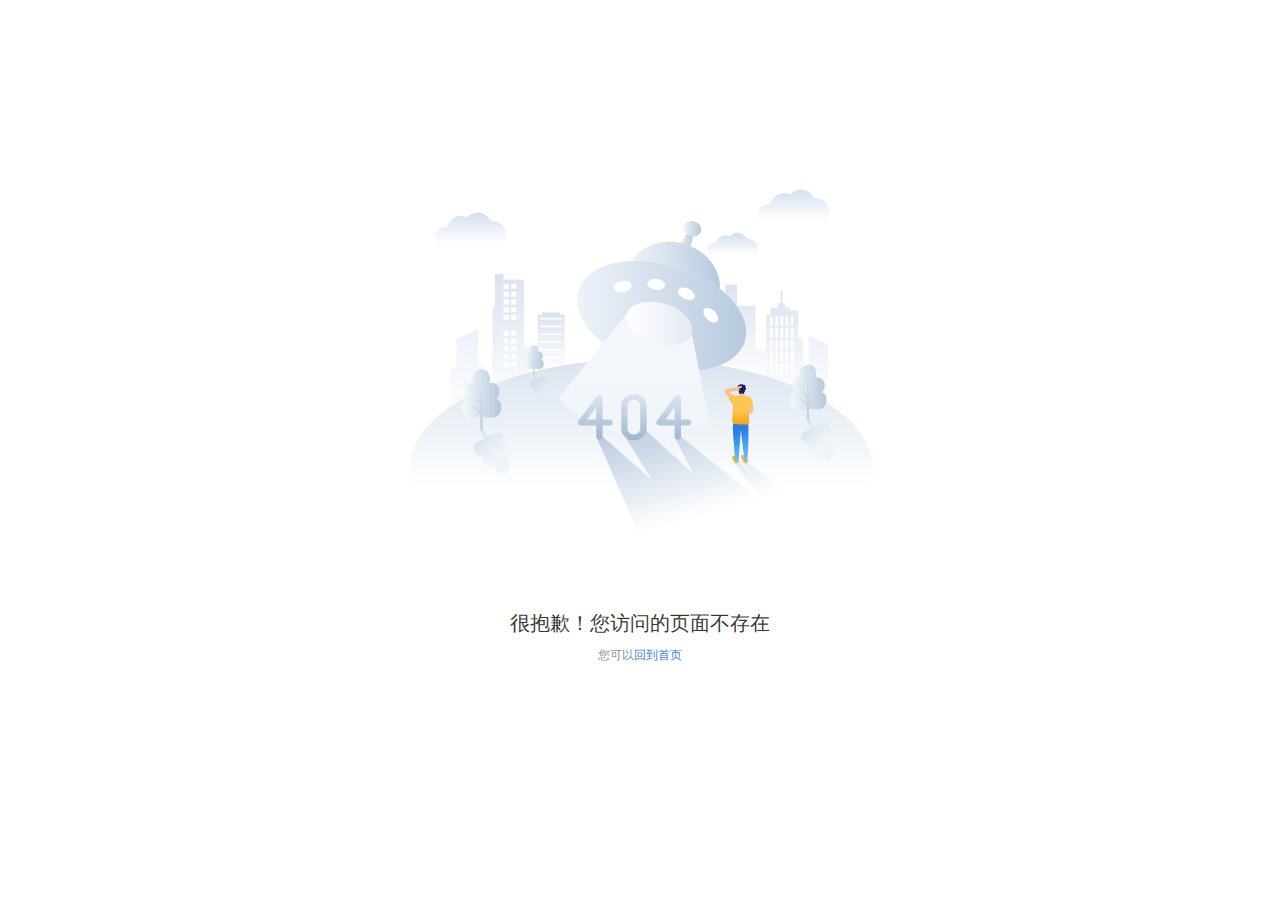
<file: mobile/price/index.html>
<!DOCTYPE html><html lang="en"><head><meta charset="utf-8"><meta http-equiv="X-UA-Compatible" content="IE=edge"><meta name="viewport" content="width=device-width,initial-scale=1"><link rel="icon" href="/favicon.ico"><title>江明软件-致力于数字化转型</title><link href="/css/app.71eefa96.css" rel="preload" as="style"><link href="/css/chunk-vendors.2d48c44c.css" rel="preload" as="style"><link href="/js/app.75029d57.js" rel="preload" as="script"><link href="/js/chunk-vendors.de5891e6.js" rel="preload" as="script"><link href="/css/chunk-vendors.2d48c44c.css" rel="stylesheet"><link href="/css/app.71eefa96.css" rel="stylesheet"><meta data-vue-meta-info="true" name="keyWords" content="江明软件,jiangmingrj"><meta data-vue-meta-info="true" name="description" content="“江明软件”从事多年的网站建设工作，熟悉各行各业的网站制作，可提供域名、服务器、SEO等一站式建站服务。网站建成后无需用户操心，托管“江明软件”，高枕无忧"></head><body data-aos-easing="ease" data-aos-duration="2000" data-aos-delay="0"><svg xmlns="http://www.w3.org/2000/svg" xmlns:xlink="http://www.w3.org/1999/xlink" style="position: absolute; width: 0; height: 0" aria-hidden="true" id="__SVG_SPRITE_NODE__"><symbol xmlns="http://www.w3.org/2000/svg" xmlns:xlink="http://www.w3.org/1999/xlink" viewBox="0 0 1024 1024" id="icon-banner1">
<style type="text/css">
	#icon-banner1 .st0{opacity:0.5;}
	#icon-banner1 .st1{fill:url(#icon-banner1_SVGID_1_);}
	#icon-banner1 .st2{fill:url(#icon-banner1_SVGID_2_);}
	#icon-banner1 .st3{fill:url(#icon-banner1_SVGID_3_);}
	#icon-banner1 .st4{fill:url(#icon-banner1_SVGID_4_);}
	#icon-banner1 .st5{fill:url(#icon-banner1_SVGID_5_);}
	#icon-banner1 .st6{fill:#236FFB;}
</style>
<g>
	<g class="st0">
		<linearGradient id="icon-banner1_SVGID_1_" gradientUnits="userSpaceOnUse" x1="601.3342" y1="152.807" x2="601.3342" y2="679.19">
			<stop offset="0" style="stop-color:#39C2FF"></stop>
			<stop offset="1" style="stop-color:#236FFB;stop-opacity:0"></stop>
		</linearGradient>
		<path class="st1" d="M808.6,669.6H394.1c-84.4,0-153.1-68.7-153.1-153.1c0-58.7,33.8-111.3,84.4-136.8c-1.2-7.4-1.9-14.9-1.9-22.5    c0-74.1,60.3-134.4,134.4-134.4c20,0,39.3,4.4,56.9,12.6c32.6-71.1,103.8-118.7,185.8-118.7c112.9,0,204.8,91.9,204.8,204.8    c0,23.1-4,46.1-11.7,67.8c41.8,27.9,68,75.3,68,127.2C961.7,600.9,893,669.6,808.6,669.6z"></path>
	</g>
	<g>
		<linearGradient id="icon-banner1_SVGID_2_" gradientUnits="userSpaceOnUse" x1="235.3475" y1="437.1842" x2="630.7305" y2="911.6438">
			<stop offset="0" style="stop-color:#39C2FF"></stop>
			<stop offset="1" style="stop-color:#236FFB"></stop>
		</linearGradient>
		<path class="st2" d="M650.1,912.4H235.7c-84.4,0-153.1-68.7-153.1-153.1c0-58.7,33.8-111.3,84.4-136.8c-1.2-7.4-1.9-14.9-1.9-22.5    c0-74.1,60.3-134.4,134.4-134.4c20,0,39.3,4.4,56.9,12.6c32.6-71.1,103.8-118.7,185.8-118.7c112.9,0,204.8,91.9,204.8,204.8    c0,23.1-4,46.1-11.7,67.8c41.8,27.9,68,75.3,68,127.2C803.2,843.7,734.6,912.4,650.1,912.4z"></path>
	</g>
	<linearGradient id="icon-banner1_SVGID_3_" gradientUnits="userSpaceOnUse" x1="326.9137" y1="921.3884" x2="326.9137" y2="603.992">
		<stop offset="0" style="stop-color:#39C2FF;stop-opacity:0"></stop>
		<stop offset="0.433" style="stop-color:#C9EEFF;stop-opacity:0.6"></stop>
		<stop offset="1" style="stop-color:#FFFFFF"></stop>
	</linearGradient>
	<path class="st3" d="M205,739.5l59.7,0v162.9c0,5.5,4.5,10,10,10h117.9c5.5,0,10-4.5,10-10V740.2l59.4,0c8.9,0,13.4-10.7,7.1-17   C436,689.9,362.8,617.5,339.8,594.9c-3.9-3.9-10.1-3.8-14,0c-22.8,22.6-95.2,94.5-127.9,127.6C191.6,728.8,196.1,739.5,205,739.5z    M181.8,740h0.1H181.8z M196.7,721.5L196.7,721.5L196.7,721.5z"></path>
	<linearGradient id="icon-banner1_SVGID_4_" gradientUnits="userSpaceOnUse" x1="816.5579" y1="460.9578" x2="816.5579" y2="148.7729">
		<stop offset="0" style="stop-color:#CCE0FF"></stop>
		<stop offset="1" style="stop-color:#236FFB"></stop>
	</linearGradient>
	<path class="st4" d="M694.6,289.1l59.7,0V452c0,5.5,4.5,10,10,10h117.9c5.5,0,10-4.5,10-10V289.8l59.4,0c8.9,0,13.4-10.7,7.1-17   c-33.1-33.3-106.3-105.6-129.3-128.3c-3.9-3.9-10.1-3.8-14,0c-22.8,22.6-95.2,94.5-127.9,127.6   C681.2,278.4,685.7,289.1,694.6,289.1z M671.5,289.6h0.1H671.5z M686.4,271.1L686.4,271.1L686.4,271.1z"></path>
	<g>
		
			<linearGradient id="icon-banner1_SVGID_5_" gradientUnits="userSpaceOnUse" x1="510.1273" y1="278.2739" x2="325.046" y2="471.7049" gradientTransform="matrix(1.1591 0.129 0.129 1.1591 -346.6596 -262.3566)">
			<stop offset="0" style="stop-color:#236FFB"></stop>
			<stop offset="1" style="stop-color:#236FFB;stop-opacity:0"></stop>
		</linearGradient>
		<polygon class="st5" points="295.4,161.1 112.8,343.7 68.4,299.3 251.1,116.7   "></polygon>
		
			<rect x="219.5" y="129.9" transform="matrix(0.7071 -0.7071 0.7071 0.7071 -40.5977 224.6016)" class="st6" width="62.7" height="62.7"></rect>
	</g>
</g>
</symbol><symbol xmlns="http://www.w3.org/2000/svg" xmlns:xlink="http://www.w3.org/1999/xlink" viewBox="0 0 1024 1024" id="icon-banner2">
<style type="text/css">
	#icon-banner2 .st0{fill:url(#icon-banner2_SVGID_1_);}
	#icon-banner2 .st1{fill:url(#icon-banner2_SVGID_2_);}
	#icon-banner2 .st2{opacity:0.2;fill:#003FAF;}
	#icon-banner2 .st3{opacity:0.9;fill:#F2F2F2;}
	#icon-banner2 .st4{opacity:0.5;}
	#icon-banner2 .st5{fill:url(#icon-banner2_SVGID_3_);}
	#icon-banner2 .st6{fill:url(#icon-banner2_SVGID_4_);}
	#icon-banner2 .st7{opacity:0.2;fill:#236FFB;}
	#icon-banner2 .st8{fill:url(#icon-banner2_SVGID_5_);}
	#icon-banner2 .st9{fill:#236FFB;}
</style>
<g>
	<g>
		<g>
			<linearGradient id="icon-banner2_SVGID_1_" gradientUnits="userSpaceOnUse" x1="210.1226" y1="432.4802" x2="723.6296" y2="945.9871">
				<stop offset="0" style="stop-color:#39C2FF"></stop>
				<stop offset="1" style="stop-color:#236FFB"></stop>
			</linearGradient>
			<path class="st0" d="M136,843.1c0,23.7,19.2,43,43,43h602.8c23.7,0,43-19.2,43-43V544.5H136V843.1z"></path>
			<linearGradient id="icon-banner2_SVGID_2_" gradientUnits="userSpaceOnUse" x1="324.2953" y1="318.3075" x2="837.8022" y2="831.8145">
				<stop offset="0" style="stop-color:#39C2FF"></stop>
				<stop offset="1" style="stop-color:#236FFB"></stop>
			</linearGradient>
			<path class="st1" d="M781.7,410.6H178.9c-23.7,0-43,19.2-43,43V513h688.7v-59.4C824.7,429.8,805.5,410.6,781.7,410.6z"></path>
		</g>
		<circle class="st2" cx="198.7" cy="461.8" r="21.6"></circle>
		<circle class="st2" cx="258.4" cy="461.8" r="21.6"></circle>
		<circle class="st2" cx="316.7" cy="461.8" r="21.6"></circle>
		<path class="st3" d="M453.2,831.3c-1.6,0-3.2-0.2-4.8-0.6c-10-2.6-15.9-12.8-13.3-22.8l52.7-200.3c2.6-10,12.9-15.9,22.8-13.3    c10,2.6,15.9,12.8,13.3,22.8l-52.7,200.3C469.1,825.8,461.5,831.3,453.2,831.3z"></path>
		<path class="st3" d="M397.3,800c-5.2,0-10.3-2.1-14-6.3l-64.9-73.5c-6.5-7.4-6.2-18.6,0.8-25.5l73.5-73.5c7.3-7.3,19.1-7.3,26.4,0    c7.3,7.3,7.3,19.1,0,26.4L358,708.6l53.3,60.4c6.8,7.7,6.1,19.5-1.7,26.3C406.1,798.4,401.6,800,397.3,800z"></path>
		<path class="st3" d="M554.7,800c-4.8,0-9.6-1.8-13.2-5.5c-7.3-7.3-7.3-19.1,0-26.4l61.1-61.1l-53.3-60.4    c-6.8-7.7-6.1-19.5,1.7-26.3c7.7-6.8,19.5-6.1,26.3,1.7l64.9,73.5c6.5,7.4,6.2,18.6-0.8,25.5l-73.5,73.5    C564.3,798.2,559.5,800,554.7,800z"></path>
	</g>
	<g>
		<g class="st4">
			<linearGradient id="icon-banner2_SVGID_3_" gradientUnits="userSpaceOnUse" x1="620.8588" y1="184.2741" x2="620.8588" y2="666.8101">
				<stop offset="0" style="stop-color:#39C2FF"></stop>
				<stop offset="1" style="stop-color:#236FFB;stop-opacity:0"></stop>
			</linearGradient>
			<path class="st5" d="M274.7,614.8c0,23.9,19.3,43.2,43.2,43.2h605.9c23.9,0,43.2-19.3,43.2-43.2V314.6H274.7V614.8z"></path>
			<linearGradient id="icon-banner2_SVGID_4_" gradientUnits="userSpaceOnUse" x1="620.8588" y1="184.2741" x2="620.8588" y2="666.8101">
				<stop offset="0" style="stop-color:#39C2FF"></stop>
				<stop offset="1" style="stop-color:#236FFB;stop-opacity:0"></stop>
			</linearGradient>
			<path class="st6" d="M923.8,180H317.9c-23.9,0-43.2,19.3-43.2,43.2v59.7H967v-59.7C967,199.3,947.6,180,923.8,180z"></path>
		</g>
		<circle class="st7" cx="343.1" cy="236.3" r="21.7"></circle>
		<circle class="st7" cx="403.2" cy="236.3" r="21.7"></circle>
		<circle class="st7" cx="461.8" cy="236.3" r="21.7"></circle>
	</g>
	<g>
		
			<linearGradient id="icon-banner2_SVGID_5_" gradientUnits="userSpaceOnUse" x1="499.0216" y1="288.8758" x2="322.3272" y2="473.5414" gradientTransform="matrix(1.1591 0.129 0.129 1.1591 -346.6596 -262.3566)">
			<stop offset="0" style="stop-color:#236FFB"></stop>
			<stop offset="1" style="stop-color:#236FFB;stop-opacity:0"></stop>
		</linearGradient>
		<polygon class="st8" points="283.2,170.3 108.9,344.7 66.5,302.3 240.9,128   "></polygon>
		
			<rect x="210.7" y="140.6" transform="matrix(0.7071 -0.7071 0.7071 0.7071 -50.1186 220.1292)" class="st9" width="59.9" height="59.9"></rect>
	</g>
</g>
</symbol><symbol xmlns="http://www.w3.org/2000/svg" xmlns:xlink="http://www.w3.org/1999/xlink" viewBox="0 0 1024 1024" id="icon-banner3">
<style type="text/css">
	#icon-banner3 .st0{opacity:0.5;}
	#icon-banner3 .st1{fill:url(#icon-banner3_SVGID_1_);}
	#icon-banner3 .st2{fill:url(#icon-banner3_SVGID_2_);}
	#icon-banner3 .st3{opacity:0.8;}
	#icon-banner3 .st4{fill:#FFFFFF;}
	#icon-banner3 .st5{fill:url(#icon-banner3_SVGID_3_);}
	#icon-banner3 .st6{fill:#DCEFFF;}
	#icon-banner3 .st7{fill:url(#icon-banner3_SVGID_4_);}
	#icon-banner3 .st8{fill:#236FFB;}
</style>
<g>
	<g class="st0">
		<linearGradient id="icon-banner3_SVGID_1_" gradientUnits="userSpaceOnUse" x1="651.6523" y1="93.7185" x2="651.6523" y2="608.194">
			<stop offset="0" style="stop-color:#39C2FF"></stop>
			<stop offset="1" style="stop-color:#236FFB;stop-opacity:0"></stop>
		</linearGradient>
		<path class="st1" d="M849.1,569.5h-99.1l-33.1-44.8H586.5l-33.1,44.8h-99.1c-10,0-18.1,8.1-18.1,18.1v0c0,10,8.1,18.1,18.1,18.1    h394.8c10,0,18.1-8.1,18.1-18.1v0C867.1,577.6,859,569.5,849.1,569.5z"></path>
		<linearGradient id="icon-banner3_SVGID_2_" gradientUnits="userSpaceOnUse" x1="648.4899" y1="93.7185" x2="648.4899" y2="608.194">
			<stop offset="0" style="stop-color:#39C2FF"></stop>
			<stop offset="1" style="stop-color:#236FFB;stop-opacity:0"></stop>
		</linearGradient>
		<path class="st2" d="M928.3,63.9H368.7c-22,0-39.9,17.9-39.9,39.9v84.4v277.2c0,22,17.9,39.9,39.9,39.9h559.6    c22,0,39.9-17.9,39.9-39.9V188.2v-84.4C968.2,81.7,950.3,63.9,928.3,63.9z"></path>
	</g>
	<g class="st3">
		<path class="st4" d="M681.2,157c-10.7-2.8-21.8,3.6-24.6,14.4l-56.9,216.2c-2.8,10.8,3.6,21.8,14.4,24.6c1.7,0.4,3.4,0.7,5.1,0.7    c8.9,0,17.1-6,19.5-15l56.9-216.2C698.4,170.9,692,159.8,681.2,157z"></path>
		<path class="st4" d="M553.9,185.9l-79.4,79.4c-7.5,7.5-7.9,19.6-0.9,27.6l70,79.4c4,4.5,9.5,6.8,15.1,6.8c4.7,0,9.5-1.7,13.3-5    c8.3-7.4,9.1-20.1,1.8-28.4l-57.5-65.2l66-66c7.9-7.9,7.9-20.6,0-28.5C574.5,178,561.8,178,553.9,185.9z"></path>
		<path class="st4" d="M823.3,266.2l-70-79.4c-7.4-8.4-20.1-9.1-28.4-1.8c-8.4,7.4-9.1,20.1-1.8,28.4l57.5,65.2l-66,66    c-7.9,7.9-7.9,20.6,0,28.5c3.9,3.9,9.1,5.9,14.2,5.9c5.2,0,10.3-2,14.2-5.9l79.4-79.4C830,286.2,830.3,274.1,823.3,266.2z"></path>
	</g>
	<linearGradient id="icon-banner3_SVGID_3_" gradientUnits="userSpaceOnUse" x1="178.9745" y1="413.6335" x2="545.7114" y2="851.6804">
		<stop offset="0" style="stop-color:#39C2FF"></stop>
		<stop offset="1" style="stop-color:#236FFB"></stop>
	</linearGradient>
	<path class="st5" d="M645.5,701.3H595c-4.9,16.7-11.6,39.2-20.1,54.1l35.4,34.4c7.8,7.5,12.3,17.9,12.3,28.8   c0,10.9-4.4,21.3-12.3,28.8l-29.6,28.8c-16.5,15.9-42.7,15.9-59.2,0l-35.4-34.4c-14.9,8.3-30.7,14.9-47.1,19.5v60.6   c0,22.4-18.7,41.9-41.7,41.9h-48.6c-23-0.3-41.5-18.9-41.7-41.9v-60.6c-17.8-4.9-29.6-11.8-45.3-20.5l-36.4,35.4   c-16.5,15.9-42.7,15.9-59.2,0l-29.6-28.8c-7.8-7.5-12.3-17.9-12.3-28.8c0-10.9,4.4-21.3,12.3-28.8l37-36   c-8.1-14.4-14.5-35.3-19.1-51.4h-50.5c-23,0-47.5-18.1-47.5-40.5v-42.1c0-22.4,24.6-40.5,47.5-40.5h50.5   c4.9-16.7,11.6-25.6,20.1-40.5l-38-36.9c-7.8-7.5-12.3-17.9-12.3-28.8c0-10.9,4.4-21.3,12.3-28.8l29.6-28.8   c16.6-15.9,42.7-15.9,59.2,0l38,37c15.2-8.3,24.3-14.8,41.5-19.6v-59.1c0-22.4,18-40.5,41-40.5h50.5c23.1,0,41.7,18.1,41.7,40.5   v59.1c16.5,4.6,31.6,10.7,46.4,18.6l37.1-36c16.5-15.9,42.7-15.9,59.2,0l29.6,28.8c7.8,7.5,12.3,17.9,12.3,28.8   c0,10.9-4.4,21.3-12.3,28.8l-36.4,35.4c9,15.3,16.1,25.9,21.2,43.2h50.5c23,0,41.6,18.1,41.6,40.5v39.7   C687.2,683.1,668.5,701.3,645.5,701.3L645.5,701.3z M371.8,518.7c-68.6,0-124.2,54-124.2,120.5c0,66.6,55.6,120.6,124.2,120.6   c68.6,0,124.2-54,124.2-120.6C496,572.7,440.4,518.7,371.8,518.7L371.8,518.7z M371.8,518.7"></path>
	<path class="st6" d="M371.8,518.7c-68.6,0-124.2,54-124.2,120.5c0,66.6,55.6,120.6,124.2,120.6c68.6,0,124.2-54,124.2-120.6   C496,572.7,440.4,518.7,371.8,518.7L371.8,518.7z"></path>
	<g>
		
			<linearGradient id="icon-banner3_SVGID_4_" gradientUnits="userSpaceOnUse" x1="1004.3676" y1="684.0839" x2="813.621" y2="883.4355" gradientTransform="matrix(1.1591 0.129 0.129 1.1591 -346.6596 -262.3566)">
			<stop offset="0" style="stop-color:#236FFB"></stop>
			<stop offset="1" style="stop-color:#236FFB;stop-opacity:0"></stop>
		</linearGradient>
		<polygon class="st7" points="921.1,696.3 732.9,884.5 687.2,838.8 875.4,650.6   "></polygon>
		
			<rect x="842.8" y="664.2" transform="matrix(0.7071 -0.7071 0.7071 0.7071 -236.1914 822.8236)" class="st8" width="64.7" height="64.7"></rect>
	</g>
</g>
</symbol><symbol xmlns="http://www.w3.org/2000/svg" xmlns:xlink="http://www.w3.org/1999/xlink" viewBox="0 0 1024 1024" id="icon-banner4">
<style type="text/css">
	#icon-banner4 .st0{opacity:0.5;fill:url(#icon-banner4_SVGID_1_);}
	#icon-banner4 .st1{opacity:0.2;fill:#236FFB;}
	#icon-banner4 .st2{fill:url(#icon-banner4_SVGID_2_);}
	#icon-banner4 .st3{opacity:0.8;fill:#FFFFFF;}
	#icon-banner4 .st4{fill:url(#icon-banner4_SVGID_3_);}
	#icon-banner4 .st5{fill:#236FFB;}
</style>
<g>
	<g>
		<linearGradient id="icon-banner4_SVGID_1_" gradientUnits="userSpaceOnUse" x1="657.9224" y1="111.8802" x2="677.6562" y2="565.7576">
			<stop offset="0" style="stop-color:#39C2FF"></stop>
			<stop offset="1" style="stop-color:#236FFB;stop-opacity:0"></stop>
		</linearGradient>
		<path class="st0" d="M948.2,236.2c0-19-7.5-37.2-21-50.6c-13.3-13.4-31.6-21-50.6-21c-19,0-37.2,7.4-50.6,21    c-13.5,13.5-21,31.6-21,50.6c-0.1,23.1,11.1,44.7,29.9,58.1c-24.1,24.1-62.1,30.8-93.3,14c-23.7-12.8-42.2-34.9-49.4-58.9    c-3.1-14.5,4.7-50.2,5.1-51.3c22.9-12.5,37.2-36.6,37.3-62.7c0-19-7.5-37.2-21-50.6c-13.3-13.4-31.6-21-50.6-21    c-19,0-37.2,7.4-50.6,21c-13.4,13.3-21,31.6-21,50.6c0,19,7.4,37.2,21,50.6c5.5,5.5,12,10.1,19.2,13.6l0.5,1    c1.6,2.8,7.7,34.9,3.7,49c-7.3,24.2-26,46.8-50,59.7c-31.4,16.9-70.2,11.1-95.1-14.4c19.1-13.3,30.4-35.1,30.4-58.4    c0-19.1-7.4-37.1-20.9-50.6c-13.5-13.5-31.4-21-50.6-21c-18.9,0-37.1,7.5-50.4,21c-13.5,13.5-21,31.6-21,50.6    c0,31.8,21.1,59.8,51.7,68.6l59.7,247.8c3,12.3,14,21,26.7,21l293.7,0c12.7,0,23.7-8.7,26.7-21l59.8-247.8    C927.2,296,948.2,268,948.2,236.2L948.2,236.2z M948.2,236.2"></path>
		<path class="st1" d="M755.9,492.3H578.4c-1.9,0-3.4-1.5-3.4-3.4v-56.7c0-1.9,1.5-3.4,3.4-3.4h177.5c1.9,0,3.4,1.5,3.4,3.4v56.7    C759.3,490.8,757.8,492.3,755.9,492.3z"></path>
	</g>
	<linearGradient id="icon-banner4_SVGID_2_" gradientUnits="userSpaceOnUse" x1="153.3003" y1="352.1751" x2="594.8826" y2="778.9391">
		<stop offset="0" style="stop-color:#39C2FF"></stop>
		<stop offset="1" style="stop-color:#236FFB"></stop>
	</linearGradient>
	<path class="st2" d="M672.3,416.4c0-22.3-16.4-41.1-38.5-44.3c-89-13-157.4-37.6-227.4-95.9l-1.7-1.4   c-16.2-13.2-39.3-13.5-55.8-0.7h0c-57.1,44.9-175.5,79.5-233.5,94.5c-19.8,5.1-33.6,22.9-33.6,43.3v196.1   c0,111.5,62.1,215.8,165.9,278.4l106.2,64.1c14.2,8.6,32,8.6,46.2,0l106.2-64.1c103.8-62.6,165.9-166.8,165.9-278.4V416.4z    M405.4,671.4"></path>
	<path class="st3" d="M415.4,686.2l-28.1,28.1c-15.5,15.5-40.7,15.5-56.2,0L303,686.2L246.8,630c-15.5-15.5-15.5-40.7,0-56.2l0,0   c15.5-15.5,40.7-15.5,56.2,0l56.2,56.2l140.2-140.2c15.5-15.5,40.7-15.5,56.2,0l0,0c15.5,15.5,15.5,40.7,0,56.2L415.4,686.2z"></path>
	<g>
		
			<linearGradient id="icon-banner4_SVGID_3_" gradientUnits="userSpaceOnUse" x1="1012.0287" y1="611.903" x2="821.8516" y2="810.6595" gradientTransform="matrix(1.1591 0.129 0.129 1.1591 -346.6596 -262.3566)">
			<stop offset="0" style="stop-color:#236FFB"></stop>
			<stop offset="1" style="stop-color:#236FFB;stop-opacity:0"></stop>
		</linearGradient>
		<polygon class="st4" points="920.6,613.5 733,801.2 687.4,755.6 875,567.9   "></polygon>
		
			<rect x="842.6" y="581.5" transform="matrix(0.7071 -0.7071 0.7071 0.7071 -177.7501 798.3369)" class="st5" width="64.5" height="64.5"></rect>
	</g>
</g>
</symbol><symbol xmlns="http://www.w3.org/2000/svg" xmlns:xlink="http://www.w3.org/1999/xlink" viewBox="0 0 1024 1024" id="icon-banner5">
<style type="text/css">
	#icon-banner5 .st0{opacity:0.5;fill:url(#icon-banner5_SVGID_1_);}
	#icon-banner5 .st1{opacity:0.5;fill:url(#icon-banner5_SVGID_2_);}
	#icon-banner5 .st2{fill:url(#icon-banner5_SVGID_3_);}
	#icon-banner5 .st3{opacity:0.9;}
	#icon-banner5 .st4{fill:#F2F2F2;}
	#icon-banner5 .st5{opacity:0.2;fill:#236FFB;}
	#icon-banner5 .st6{fill:url(#icon-banner5_SVGID_4_);}
	#icon-banner5 .st7{fill:#236FFB;}
</style>
<g>
	<linearGradient id="icon-banner5_SVGID_1_" gradientUnits="userSpaceOnUse" x1="523.5554" y1="788.7794" x2="523.5554" y2="909.0266">
		<stop offset="0" style="stop-color:#39C2FF"></stop>
		<stop offset="1" style="stop-color:#236FFB"></stop>
	</linearGradient>
	<path class="st0" d="M720.5,875.4h-98.9l-33-70.5H458.5l-33,70.5h-98.9c-10,0-18,8.1-18,18v0c0,10,8.1,18,18,18h393.8   c10,0,18-8.1,18-18v0C738.5,883.4,730.4,875.4,720.5,875.4z"></path>
	<linearGradient id="icon-banner5_SVGID_2_" gradientUnits="userSpaceOnUse" x1="222.5468" y1="22.9328" x2="222.5468" y2="665.2101">
		<stop offset="0" style="stop-color:#39C2FF"></stop>
		<stop offset="1" style="stop-color:#236FFB;stop-opacity:0"></stop>
	</linearGradient>
	<path class="st1" d="M374.6,677.9H70.5c-3.1,0-5.6-2.5-5.6-5.6V114.6c0-3.1,2.5-5.6,5.6-5.6h304.2c3.1,0,5.6,2.5,5.6,5.6v557.7   C380.3,675.4,377.7,677.9,374.6,677.9z"></path>
	<g>
		<linearGradient id="icon-banner5_SVGID_3_" gradientUnits="userSpaceOnUse" x1="275.1243" y1="354.1438" x2="764.6326" y2="827.2256">
			<stop offset="0" style="stop-color:#39C2FF"></stop>
			<stop offset="1" style="stop-color:#236FFB"></stop>
		</linearGradient>
		<path class="st2" d="M799.5,371H241.3c-22,0-39.8,17.8-39.8,39.8V495v276.5c0,22,17.8,39.8,39.8,39.8h558.2    c22,0,39.8-17.8,39.8-39.8V495v-84.2C839.3,388.8,821.5,371,799.5,371z"></path>
	</g>
	<g class="st3">
		<path class="st4" d="M362.6,664.7h-62.5V519.2h64c50.1,0.5,75.4,23.7,75.9,69.6C440.1,639.4,414.3,664.7,362.6,664.7z     M347.6,553.2v77.5h10.3c22.7,0,34-13.2,34-39.5c1.6-27.4-10-40.1-34.8-38H347.6z"></path>
		<path class="st4" d="M594.3,574.6h-45.1c-2.1-15.3-10.8-23.2-26.1-23.7c-17.4,0.5-26.4,14.8-26.9,42.7c0,26.4,9.5,39.5,28.5,39.5    c14.2,0,22.4-8.2,24.5-24.5h45.9c-5.3,37.4-28.5,56.9-69.6,58.5c-49.6-1.6-75.1-26.6-76.7-75.1c2.6-48,26.9-73.5,72.7-76.7    C565.3,515.8,589.6,535.6,594.3,574.6z"></path>
		<path class="st4" d="M736.7,561.1h-45.1c-0.5-4.7-2.9-7.9-7.1-9.5c-2.6-2.1-6.6-3.2-11.9-3.2c-10.5,0-15.8,2.9-15.8,8.7    c0,5.3,9.5,10.3,28.5,15c36.9,9,55.4,24.3,55.4,45.9c-1.1,32.2-23.7,48.5-68,49c-38.5-1.6-60.1-17.4-64.8-47.4h45.9    c1.6,5.3,4.2,9.2,7.9,11.9c3.7,2.1,8.2,3.2,13.4,3.2c13.7,0,20.6-3.4,20.6-10.3c0-5.8-9.2-10.8-27.7-15    c-37.4-9-56.1-24.8-56.1-47.4c1-30,21.9-45.6,62.5-46.7C711.1,515.8,731.9,531.1,736.7,561.1z"></path>
	</g>
	<path class="st5" d="M284.8,195.9H160.3c-1.2,0-2.2-1-2.2-2.2v-32.8c0-1.2,1-2.2,2.2-2.2h124.5c1.2,0,2.2,1,2.2,2.2v32.8   C287,194.9,286,195.9,284.8,195.9z"></path>
	<g>
		
			<linearGradient id="icon-banner5_SVGID_4_" gradientUnits="userSpaceOnUse" x1="1092.4365" y1="205.9025" x2="928.7964" y2="376.9249" gradientTransform="matrix(1.1591 0.129 0.129 1.1591 -346.6596 -262.3566)">
			<stop offset="0" style="stop-color:#236FFB"></stop>
			<stop offset="1" style="stop-color:#236FFB;stop-opacity:0"></stop>
		</linearGradient>
		<polygon class="st6" points="959.3,148.2 797.9,309.7 758.6,270.5 920.1,109   "></polygon>
		
			<rect x="892.2" y="120.7" transform="matrix(0.7071 -0.7071 0.7071 0.7071 164.48 693.945)" class="st7" width="55.5" height="55.5"></rect>
	</g>
</g>
</symbol><symbol xmlns="http://www.w3.org/2000/svg" xmlns:xlink="http://www.w3.org/1999/xlink" viewBox="0 0 1024 1024" id="icon-banner6">
<style type="text/css">
	#icon-banner6 .st0{opacity:0.5;fill:url(#icon-banner6_SVGID_1_);}
	#icon-banner6 .st1{opacity:0.5;fill:url(#icon-banner6_SVGID_2_);}
	#icon-banner6 .st2{opacity:0.2;fill:#236FFB;}
	#icon-banner6 .st3{fill:url(#icon-banner6_SVGID_3_);}
	#icon-banner6 .st4{fill:#AEDCFF;}
	#icon-banner6 .st5{fill:url(#icon-banner6_SVGID_4_);}
	#icon-banner6 .st6{fill:#236FFB;}
</style>
<g>
	<linearGradient id="icon-banner6_SVGID_1_" gradientUnits="userSpaceOnUse" x1="718.9427" y1="320.9353" x2="718.9427" y2="690.5171">
		<stop offset="0" style="stop-color:#39C2FF"></stop>
		<stop offset="1" style="stop-color:#236FFB;stop-opacity:0"></stop>
	</linearGradient>
	<path class="st0" d="M936.6,311.8H501.3c-11.1,0-20,9-20,20v320.3c0,11.1,9,20,20,20h435.3c11.1,0,20-9,20-20V331.8   C956.6,320.8,947.7,311.8,936.6,311.8z"></path>
	<linearGradient id="icon-banner6_SVGID_2_" gradientUnits="userSpaceOnUse" x1="372.0907" y1="207.4727" x2="372.0907" y2="577.0546">
		<stop offset="0" style="stop-color:#39C2FF"></stop>
		<stop offset="1" style="stop-color:#236FFB;stop-opacity:0"></stop>
	</linearGradient>
	<path class="st1" d="M589.7,198.3H154.4c-11.1,0-20,9-20,20v320.3c0,11.1,9,20,20,20h435.3c11.1,0,20-9,20-20V218.4   C609.8,207.3,600.8,198.3,589.7,198.3z"></path>
	<path class="st2" d="M423.3,276.4H320.9c-6.2,0-11.3-5.1-11.3-11.3l0,0c0-6.2,5.1-11.3,11.3-11.3h102.4c6.2,0,11.3,5.1,11.3,11.3   l0,0C434.6,271.3,429.5,276.4,423.3,276.4z"></path>
	<path class="st2" d="M770.1,389.8H667.7c-6.2,0-11.3-5.1-11.3-11.3v0c0-6.2,5.1-11.3,11.3-11.3h102.4c6.2,0,11.3,5.1,11.3,11.3v0   C781.5,384.8,776.4,389.8,770.1,389.8z"></path>
	<linearGradient id="icon-banner6_SVGID_3_" gradientUnits="userSpaceOnUse" x1="329.7519" y1="429.2447" x2="711.6265" y2="811.1193">
		<stop offset="0" style="stop-color:#39C2FF"></stop>
		<stop offset="1" style="stop-color:#236FFB"></stop>
	</linearGradient>
	<path class="st3" d="M762.6,428.2H286.3c-11.1,0-20,9-20,20v351.4c0,11.1,9,20,20,20h476.3c11.1,0,20-9,20-20V448.3   C782.6,437.2,773.7,428.2,762.6,428.2z"></path>
	<path class="st4" d="M543.1,765.5H313.6c-5.8,0-10.4-4.7-10.4-10.4V569.8c0-5.8,4.7-10.4,10.4-10.4h229.5c5.8,0,10.4,4.7,10.4,10.4   v185.3C553.5,760.9,548.9,765.5,543.1,765.5z"></path>
	<path class="st4" d="M580.1,513H468.9c-6.8,0-12.3-5.5-12.3-12.3v0c0-6.8,5.5-12.3,12.3-12.3h111.2c6.8,0,12.3,5.5,12.3,12.3v0   C592.4,507.5,586.9,513,580.1,513z"></path>
	<path class="st4" d="M734,765.5H602.8c-5.8,0-10.4-4.7-10.4-10.4V569.8c0-5.8,4.7-10.4,10.4-10.4H734c5.8,0,10.4,4.7,10.4,10.4   v185.3C744.5,760.9,739.8,765.5,734,765.5z"></path>
	<g>
		
			<linearGradient id="icon-banner6_SVGID_4_" gradientUnits="userSpaceOnUse" x1="425.0954" y1="623.2932" x2="288.727" y2="765.8136" gradientTransform="matrix(1.1591 0.129 0.129 1.1591 -346.6596 -262.3566)">
			<stop offset="0" style="stop-color:#236FFB"></stop>
			<stop offset="1" style="stop-color:#236FFB;stop-opacity:0"></stop>
		</linearGradient>
		<polygon class="st5" points="237.4,540.8 102.9,675.4 70.2,642.7 204.7,508.1   "></polygon>
		
			<rect x="181.5" y="517.9" transform="matrix(0.7071 -0.7071 0.7071 0.7071 -322.6057 303.1028)" class="st6" width="46.2" height="46.2"></rect>
	</g>
</g>
</symbol><symbol xmlns="http://www.w3.org/2000/svg" xmlns:xlink="http://www.w3.org/1999/xlink" viewBox="0 0 1024 1024" id="icon-banner7">
<style type="text/css">
	#icon-banner7 .st0{opacity:0.2;fill:#236FFB;}
	#icon-banner7 .st1{opacity:0.5;fill:url(#icon-banner7_SVGID_1_);}
	#icon-banner7 .st2{fill:url(#icon-banner7_SVGID_2_);}
	#icon-banner7 .st3{fill:#DCEFFF;}
	#icon-banner7 .st4{fill:url(#icon-banner7_SVGID_3_);}
	#icon-banner7 .st5{fill:#236FFB;}
</style>
<g>
	<path class="st0" d="M840.3,390.6H530.6c-1.4,0-2.5-1.1-2.5-2.5v-32c0-1.4,1.1-2.5,2.5-2.5h309.7c1.4,0,2.5,1.1,2.5,2.5v32   C842.8,389.5,841.6,390.6,840.3,390.6z"></path>
	<path class="st0" d="M840.3,495.3H530.6c-1.4,0-2.5-1.1-2.5-2.5v-32c0-1.4,1.1-2.5,2.5-2.5h309.7c1.4,0,2.5,1.1,2.5,2.5v32   C842.8,494.2,841.6,495.3,840.3,495.3z"></path>
	<path class="st0" d="M840.3,600H530.6c-1.4,0-2.5-1.1-2.5-2.5v-32c0-1.4,1.1-2.5,2.5-2.5h309.7c1.4,0,2.5,1.1,2.5,2.5v32   C842.8,598.9,841.6,600,840.3,600z"></path>
	<linearGradient id="icon-banner7_SVGID_1_" gradientUnits="userSpaceOnUse" x1="697.0742" y1="120.067" x2="697.0742" y2="755.4047">
		<stop offset="0" style="stop-color:#39C2FF"></stop>
		<stop offset="1" style="stop-color:#236FFB;stop-opacity:0"></stop>
	</linearGradient>
	<path class="st1" d="M911.1,729.7h-428c-25.2,0-45.7-20.4-45.7-45.7V162.7c0-25.2,20.4-45.7,45.7-45.7h263.7   c12.3,0,24.1,5,32.7,13.8l164.4,168.8c8.3,8.5,13,20,13,31.9v352.6C956.8,709.3,936.3,729.7,911.1,729.7z"></path>
	<g>
		<linearGradient id="icon-banner7_SVGID_2_" gradientUnits="userSpaceOnUse" x1="168.1017" y1="412.5743" x2="657.3909" y2="901.8635">
			<stop offset="0" style="stop-color:#39C2FF"></stop>
			<stop offset="1" style="stop-color:#236FFB"></stop>
		</linearGradient>
		<path class="st2" d="M698,909.4H178.3c-37.8,0-68.4-30.6-68.4-68.4V455.8c0-37.8,30.6-68.4,68.4-68.4h117.1    c12.4,0,24.2,5.7,32,15.4l30.1,37.6c7.8,9.7,19.6,15.4,32,15.4H698c18.1,0,35.5,7.2,48.4,20c12.8,12.8,20,30.2,20,48.4v316.8    C766.4,878.8,735.8,909.4,698,909.4"></path>
	</g>
	<path class="st3" d="M540.8,700.7v-25c-0.4-13.8-11.9-24.6-25.6-24.2h-154c-13.8-0.4-25.2,10.5-25.6,24.2v111.4   c0.4,13.8,11.9,24.6,25.6,24.2h154c13.8,0.4,25.2-10.5,25.6-24.2v-7.9h-33.6v-13.5h33.6v-18.1h-33.6v-13.4h33.6v-20.1h-33.6v-13.5   H540.8z M461,734.2c-2.5,5.2-6.7,9.3-11.8,11.8h-0.1v20.5c-0.5,5.3-5.1,9.2-10.4,8.7c-0.2,0-0.3,0-0.5-0.1c-2.6,0.4-5.3-0.3-7.3-2   c-2.1-1.6-3.4-4-3.6-6.7V746c-12.6-6.1-17.9-21.2-11.8-33.8c6.1-12.6,21.2-17.9,33.8-11.8C461.8,706.4,467.1,721.6,461,734.2   L461,734.2z M384.8,617.3c0.1-22.2,18.1-40.2,40.4-40.3h26.1c22.3,0,40.4,18.1,40.4,40.4v28.3h28.6v-37.3   c0-30.4-24.7-55.1-55.1-55.1h-53.9c-30.4,0-55.1,24.7-55.1,55.1v36.9h28.5V617.3z M384.8,617.3"></path>
	<g>
		
			<linearGradient id="icon-banner7_SVGID_3_" gradientUnits="userSpaceOnUse" x1="481.7177" y1="284.9653" x2="317.481" y2="456.6111" gradientTransform="matrix(1.1591 0.129 0.129 1.1591 -346.6596 -262.3566)">
			<stop offset="0" style="stop-color:#236FFB"></stop>
			<stop offset="1" style="stop-color:#236FFB;stop-opacity:0"></stop>
		</linearGradient>
		<polygon class="st4" points="261.7,161.2 99.6,323.3 60.2,283.9 222.3,121.9   "></polygon>
		
			<rect x="194.3" y="133.6" transform="matrix(0.7071 -0.7071 0.7071 0.7071 -49.0911 204.3266)" class="st5" width="55.7" height="55.7"></rect>
	</g>
</g>
</symbol><symbol xmlns="http://www.w3.org/2000/svg" xmlns:xlink="http://www.w3.org/1999/xlink" viewBox="0 0 1024 1024" id="icon-banner8">
<style type="text/css">
	#icon-banner8 .st0{opacity:0.5;fill:url(#icon-banner8_SVGID_1_);}
	#icon-banner8 .st1{opacity:0.2;fill:#4DABFF;}
	#icon-banner8 .st2{fill:url(#icon-banner8_SVGID_2_);}
	#icon-banner8 .st3{fill:url(#icon-banner8_SVGID_3_);}
	#icon-banner8 .st4{opacity:0.9;}
	#icon-banner8 .st5{fill:#F2F2F2;}
	#icon-banner8 .st6{fill:url(#icon-banner8_SVGID_4_);}
	#icon-banner8 .st7{fill:#236FFB;}
</style>
<g>
	<g>
		<linearGradient id="icon-banner8_SVGID_1_" gradientUnits="userSpaceOnUse" x1="779.353" y1="166.3766" x2="779.353" y2="821.7527">
			<stop offset="0" style="stop-color:#39C2FF"></stop>
			<stop offset="1" style="stop-color:#236FFB;stop-opacity:0"></stop>
		</linearGradient>
		<path class="st0" d="M920.1,784.9H638.6c-20.2,0-36.6-16.4-36.6-36.6V181.6c0-20.2,16.4-36.6,36.6-36.6h281.4    c20.2,0,36.6,16.4,36.6,36.6v566.7C956.6,768.5,940.3,784.9,920.1,784.9z"></path>
		<rect x="624.8" y="221.7" class="st1" width="307.8" height="475.4"></rect>
		<path class="st1" d="M813.4,190.7h-69.6c-3.8,0-6.8-3.1-6.8-6.8v0c0-3.8,3.1-6.8,6.8-6.8h69.6c3.8,0,6.8,3.1,6.8,6.8v0    C820.3,187.6,817.2,190.7,813.4,190.7z"></path>
		<circle class="st1" cx="780.1" cy="739.1" r="26.6"></circle>
	</g>
	<g>
		<linearGradient id="icon-banner8_SVGID_2_" gradientUnits="userSpaceOnUse" x1="125.1604" y1="502.5221" x2="577.522" y2="967.1927">
			<stop offset="0" style="stop-color:#39C2FF"></stop>
			<stop offset="1" style="stop-color:#236FFB"></stop>
		</linearGradient>
		<path class="st2" d="M667.7,852.8h-92.9l-31-42H421.6l-31,42h-92.9c-9.4,0-16.9,7.6-16.9,16.9v0c0,9.4,7.6,16.9,16.9,16.9h370    c9.4,0,16.9-7.6,16.9-16.9v0C684.6,860.4,677,852.8,667.7,852.8z"></path>
		<linearGradient id="icon-banner8_SVGID_3_" gradientUnits="userSpaceOnUse" x1="265.5529" y1="365.8486" x2="717.9144" y2="830.5192">
			<stop offset="0" style="stop-color:#39C2FF"></stop>
			<stop offset="1" style="stop-color:#236FFB"></stop>
		</linearGradient>
		<path class="st3" d="M742,378.9H217.4c-20.7,0-37.4,16.7-37.4,37.4v79.1v259.8c0,20.7,16.7,37.4,37.4,37.4H742    c20.7,0,37.4-16.7,37.4-37.4V495.5v-79.1C779.4,395.7,762.6,378.9,742,378.9z"></path>
	</g>
	<g class="st4">
		<path class="st5" d="M538.5,608.8c-4.1,0-8.3-0.6-12.3-1.8c-8-2.4-12.6-10.9-10.2-18.9c2.4-8,10.9-12.6,18.9-10.2    c4.3,1.3,8.9,0.1,12.1-3l39.3-39.3c4.7-4.7,4.7-12.4,0-17.1l-39.3-39.3c-4.6-4.6-12.5-4.6-17.1,0l-39.3,39.3    c-3.1,3.1-4.3,7.6-3.1,11.9c2.3,8.1-2.4,16.5-10.5,18.8c-8.1,2.3-16.5-2.4-18.8-10.5c-4.2-14.8,0-30.8,10.9-41.6l39.3-39.3    c8-8,18.7-12.5,30.1-12.5c11.4,0,22,4.4,30.1,12.5l39.3,39.3c16.6,16.6,16.6,43.5,0,60.1l-39.3,39.3    C560.5,604.5,549.6,608.8,538.5,608.8z"></path>
		<path class="st5" d="M421,726.4c-11.3,0-22-4.4-30.1-12.4l-39.3-39.3c-8-8-12.5-18.7-12.5-30.1c0-11.4,4.4-22,12.5-30.1l39.3-39.3    c10.7-10.7,26.4-14.9,41-11c8.1,2.1,13,10.5,10.8,18.6c-2.2,8.1-10.5,13-18.6,10.8c-4.2-1.1-8.6,0.1-11.7,3.1L373.1,636    c-2.3,2.3-3.5,5.3-3.5,8.6c0,3.2,1.3,6.3,3.5,8.6l39.3,39.3c4.6,4.6,12.6,4.6,17.1,0l39.3-39.3c3.1-3.1,4.3-7.6,3.1-11.9    c-2.3-8.1,2.4-16.5,10.5-18.8c8.1-2.3,16.5,2.4,18.8,10.5c4.2,14.8,0,30.8-10.8,41.7L451,714C443,722,432.3,726.4,421,726.4z"></path>
		<path class="st5" d="M449.6,631.2c-3.9,0-7.8-1.5-10.7-4.5c-5.9-5.9-5.9-15.6,0-21.5l59.6-59.6c5.9-5.9,15.6-5.9,21.5,0    c5.9,5.9,5.9,15.6,0,21.5l-59.6,59.6C457.3,629.7,453.5,631.2,449.6,631.2z"></path>
	</g>
	<g>
		
			<linearGradient id="icon-banner8_SVGID_4_" gradientUnits="userSpaceOnUse" x1="474.3916" y1="314.1435" x2="320.7384" y2="474.7285" gradientTransform="matrix(1.1591 0.129 0.129 1.1591 -346.6596 -262.3566)">
			<stop offset="0" style="stop-color:#236FFB"></stop>
			<stop offset="1" style="stop-color:#236FFB;stop-opacity:0"></stop>
		</linearGradient>
		<polygon class="st6" points="256.1,192.1 104.5,343.7 67.6,306.9 219.3,155.3   "></polygon>
		
			<rect x="193" y="166.2" transform="matrix(0.7071 -0.7071 0.7071 0.7071 -71.7979 211.2225)" class="st7" width="52.1" height="52.1"></rect>
	</g>
</g>
</symbol><symbol xmlns="http://www.w3.org/2000/svg" xmlns:xlink="http://www.w3.org/1999/xlink" viewBox="0 0 1024 1024" id="icon-banner9">
<style type="text/css">
	#icon-banner9 .st0{opacity:0.5;fill:url(#icon-banner9_SVGID_1_);}
	#icon-banner9 .st1{opacity:0.2;fill:#4DABFF;}
	#icon-banner9 .st2{fill:url(#icon-banner9_SVGID_2_);}
	#icon-banner9 .st3{fill:url(#icon-banner9_SVGID_3_);}
	#icon-banner9 .st4{opacity:0.9;}
	#icon-banner9 .st5{fill:#F2F2F2;}
	#icon-banner9 .st6{fill:url(#icon-banner9_SVGID_4_);}
	#icon-banner9 .st7{fill:#236FFB;}
</style>
<g>
	<g>
		<linearGradient id="icon-banner9_SVGID_1_" gradientUnits="userSpaceOnUse" x1="779.353" y1="166.3766" x2="779.353" y2="821.7527">
			<stop offset="0" style="stop-color:#39C2FF"></stop>
			<stop offset="1" style="stop-color:#236FFB;stop-opacity:0"></stop>
		</linearGradient>
		<path class="st0" d="M920.1,784.9H638.6c-20.2,0-36.6-16.4-36.6-36.6V181.6c0-20.2,16.4-36.6,36.6-36.6h281.4    c20.2,0,36.6,16.4,36.6,36.6v566.7C956.6,768.5,940.3,784.9,920.1,784.9z"></path>
		<rect x="624.8" y="221.7" class="st1" width="307.8" height="475.4"></rect>
		<path class="st1" d="M813.4,190.7h-69.6c-3.8,0-6.8-3.1-6.8-6.8v0c0-3.8,3.1-6.8,6.8-6.8h69.6c3.8,0,6.8,3.1,6.8,6.8v0    C820.3,187.6,817.2,190.7,813.4,190.7z"></path>
		<circle class="st1" cx="780.1" cy="739.1" r="26.6"></circle>
	</g>
	<g>
		<linearGradient id="icon-banner9_SVGID_2_" gradientUnits="userSpaceOnUse" x1="125.1604" y1="502.5221" x2="577.522" y2="967.1927">
			<stop offset="0" style="stop-color:#39C2FF"></stop>
			<stop offset="1" style="stop-color:#236FFB"></stop>
		</linearGradient>
		<path class="st2" d="M667.7,852.8h-92.9l-31-42H421.6l-31,42h-92.9c-9.4,0-16.9,7.6-16.9,16.9v0c0,9.4,7.6,16.9,16.9,16.9h370    c9.4,0,16.9-7.6,16.9-16.9v0C684.6,860.4,677,852.8,667.7,852.8z"></path>
		<linearGradient id="icon-banner9_SVGID_3_" gradientUnits="userSpaceOnUse" x1="265.5529" y1="365.8486" x2="717.9144" y2="830.5192">
			<stop offset="0" style="stop-color:#39C2FF"></stop>
			<stop offset="1" style="stop-color:#236FFB"></stop>
		</linearGradient>
		<path class="st3" d="M742,378.9H217.4c-20.7,0-37.4,16.7-37.4,37.4v79.1v259.8c0,20.7,16.7,37.4,37.4,37.4H742    c20.7,0,37.4-16.7,37.4-37.4V495.5v-79.1C779.4,395.7,762.6,378.9,742,378.9z"></path>
	</g>
	<g class="st4">
		<path class="st5" d="M538.5,608.8c-4.1,0-8.3-0.6-12.3-1.8c-8-2.4-12.6-10.9-10.2-18.9c2.4-8,10.9-12.6,18.9-10.2    c4.3,1.3,8.9,0.1,12.1-3l39.3-39.3c4.7-4.7,4.7-12.4,0-17.1l-39.3-39.3c-4.6-4.6-12.5-4.6-17.1,0l-39.3,39.3    c-3.1,3.1-4.3,7.6-3.1,11.9c2.3,8.1-2.4,16.5-10.5,18.8c-8.1,2.3-16.5-2.4-18.8-10.5c-4.2-14.8,0-30.8,10.9-41.6l39.3-39.3    c8-8,18.7-12.5,30.1-12.5c11.4,0,22,4.4,30.1,12.5l39.3,39.3c16.6,16.6,16.6,43.5,0,60.1l-39.3,39.3    C560.5,604.5,549.6,608.8,538.5,608.8z"></path>
		<path class="st5" d="M421,726.4c-11.3,0-22-4.4-30.1-12.4l-39.3-39.3c-8-8-12.5-18.7-12.5-30.1c0-11.4,4.4-22,12.5-30.1l39.3-39.3    c10.7-10.7,26.4-14.9,41-11c8.1,2.1,13,10.5,10.8,18.6c-2.2,8.1-10.5,13-18.6,10.8c-4.2-1.1-8.6,0.1-11.7,3.1L373.1,636    c-2.3,2.3-3.5,5.3-3.5,8.6c0,3.2,1.3,6.3,3.5,8.6l39.3,39.3c4.6,4.6,12.6,4.6,17.1,0l39.3-39.3c3.1-3.1,4.3-7.6,3.1-11.9    c-2.3-8.1,2.4-16.5,10.5-18.8c8.1-2.3,16.5,2.4,18.8,10.5c4.2,14.8,0,30.8-10.8,41.7L451,714C443,722,432.3,726.4,421,726.4z"></path>
		<path class="st5" d="M449.6,631.2c-3.9,0-7.8-1.5-10.7-4.5c-5.9-5.9-5.9-15.6,0-21.5l59.6-59.6c5.9-5.9,15.6-5.9,21.5,0    c5.9,5.9,5.9,15.6,0,21.5l-59.6,59.6C457.3,629.7,453.5,631.2,449.6,631.2z"></path>
	</g>
	<g>
		
			<linearGradient id="icon-banner9_SVGID_4_" gradientUnits="userSpaceOnUse" x1="474.3916" y1="314.1435" x2="320.7384" y2="474.7285" gradientTransform="matrix(1.1591 0.129 0.129 1.1591 -346.6596 -262.3566)">
			<stop offset="0" style="stop-color:#236FFB"></stop>
			<stop offset="1" style="stop-color:#236FFB;stop-opacity:0"></stop>
		</linearGradient>
		<polygon class="st6" points="256.1,192.1 104.5,343.7 67.6,306.9 219.3,155.3   "></polygon>
		
			<rect x="193" y="166.2" transform="matrix(0.7071 -0.7071 0.7071 0.7071 -71.7979 211.2225)" class="st7" width="52.1" height="52.1"></rect>
	</g>
</g>
</symbol><symbol xmlns="http://www.w3.org/2000/svg" xmlns:xlink="http://www.w3.org/1999/xlink" viewBox="0 0 1024 1024" id="icon-bigData">
<style type="text/css">
	#icon-bigData .st0{opacity:0.5;}
	#icon-bigData .st1{fill:url(#icon-bigData_SVGID_1_);}
	#icon-bigData .st2{fill:url(#icon-bigData_SVGID_2_);}
	#icon-bigData .st3{opacity:0.8;fill:#FFFFFF;}
	#icon-bigData .st4{opacity:0.2;fill:#003677;}
	#icon-bigData .st5{fill:url(#icon-bigData_SVGID_3_);}
	#icon-bigData .st6{fill:url(#icon-bigData_SVGID_4_);}
	#icon-bigData .st7{opacity:0.2;fill:#236FFB;}
	#icon-bigData .st8{fill:url(#icon-bigData_SVGID_5_);}
	#icon-bigData .st9{fill:#236FFB;}
</style>
<g>
	<g class="st0">
		<linearGradient id="icon-bigData_SVGID_1_" gradientUnits="userSpaceOnUse" x1="591.0228" y1="167.6191" x2="591.0228" y2="632.0825">
			<stop offset="0" style="stop-color:#39C2FF"></stop>
			<stop offset="1" style="stop-color:#236FFB;stop-opacity:0"></stop>
		</linearGradient>
		<path class="st1" d="M847.2,630H334.9c-37.2,0-67.4-30.2-67.4-67.4V212.1c0-37.2,30.2-67.4,67.4-67.4h115.4    c12.3,0,23.9,5.6,31.5,15.2l29.7,37c7.7,9.6,19.3,15.2,31.5,15.2h304.1c17.9,0,35,7.1,47.7,19.7c12.6,12.6,19.7,29.8,19.7,47.7    v283.1C914.6,599.9,884.4,630,847.2,630"></path>
	</g>
	<g>
		<linearGradient id="icon-bigData_SVGID_2_" gradientUnits="userSpaceOnUse" x1="65.168" y1="467.2713" x2="736.4326" y2="467.2713">
			<stop offset="0" style="stop-color:#39C2FF"></stop>
			<stop offset="1" style="stop-color:#236FFB"></stop>
		</linearGradient>
		<path class="st2" d="M715.1,539.1H86.5c-11.8,0-21.3-9.6-21.3-21.3V416.8c0-11.8,9.6-21.3,21.3-21.3h628.6    c11.8,0,21.3,9.6,21.3,21.3v100.9C736.4,529.5,726.9,539.1,715.1,539.1z"></path>
		<circle class="st3" cx="149.4" cy="467.3" r="35.5"></circle>
		<path class="st4" d="M475.8,466.7l-32,32c-8.5,8.5-22.4,8.5-30.9,0l0,0c-8.5-8.5-8.5-22.4,0-30.9l32-32c8.5-8.5,22.4-8.5,30.9,0    l0,0C484.3,444.3,484.3,458.2,475.8,466.7z"></path>
		<path class="st4" d="M572.2,466.7l-32,32c-8.5,8.5-22.4,8.5-30.9,0l0,0c-8.5-8.5-8.5-22.4,0-30.9l32-32c8.5-8.5,22.4-8.5,30.9,0v0    C580.8,444.3,580.8,458.2,572.2,466.7z"></path>
		<path class="st4" d="M671.9,466.7l-32,32c-8.5,8.5-22.4,8.5-30.9,0l0,0c-8.5-8.5-8.5-22.4,0-30.9l32-32c8.5-8.5,22.4-8.5,30.9,0v0    C680.5,444.3,680.5,458.2,671.9,466.7z"></path>
		<linearGradient id="icon-bigData_SVGID_3_" gradientUnits="userSpaceOnUse" x1="65.168" y1="637.3232" x2="736.4326" y2="637.3232">
			<stop offset="0" style="stop-color:#39C2FF"></stop>
			<stop offset="1" style="stop-color:#236FFB"></stop>
		</linearGradient>
		<path class="st5" d="M715.1,709.1H86.5c-11.8,0-21.3-9.6-21.3-21.3V586.9c0-11.8,9.6-21.3,21.3-21.3h628.6    c11.8,0,21.3,9.6,21.3,21.3v100.9C736.4,699.6,726.9,709.1,715.1,709.1z"></path>
		<circle class="st3" cx="149.4" cy="637.3" r="35.5"></circle>
		<path class="st4" d="M475.8,636.8l-32,32c-8.5,8.5-22.4,8.5-30.9,0h0c-8.5-8.5-8.5-22.4,0-30.9l32-32c8.5-8.5,22.4-8.5,30.9,0l0,0    C484.3,614.4,484.3,628.2,475.8,636.8z"></path>
		<path class="st4" d="M572.2,636.8l-32,32c-8.5,8.5-22.4,8.5-30.9,0l0,0c-8.5-8.5-8.5-22.4,0-30.9l32-32c8.5-8.5,22.4-8.5,30.9,0    l0,0C580.8,614.4,580.8,628.2,572.2,636.8z"></path>
		<path class="st4" d="M671.9,636.8l-32,32c-8.5,8.5-22.4,8.5-30.9,0l0,0c-8.5-8.5-8.5-22.4,0-30.9l32-32c8.5-8.5,22.4-8.5,30.9,0v0    C680.5,614.4,680.5,628.2,671.9,636.8z"></path>
		<linearGradient id="icon-bigData_SVGID_4_" gradientUnits="userSpaceOnUse" x1="65.168" y1="807.3751" x2="736.4326" y2="807.3751">
			<stop offset="0" style="stop-color:#39C2FF"></stop>
			<stop offset="1" style="stop-color:#236FFB"></stop>
		</linearGradient>
		<path class="st6" d="M715.1,879.2H86.5c-11.8,0-21.3-9.6-21.3-21.3V756.9c0-11.8,9.6-21.3,21.3-21.3h628.6    c11.8,0,21.3,9.6,21.3,21.3v100.9C736.4,869.6,726.9,879.2,715.1,879.2z"></path>
		<circle class="st3" cx="149.4" cy="807.4" r="35.5"></circle>
		<path class="st4" d="M475.8,806.8l-32,32c-8.5,8.5-22.4,8.5-30.9,0h0c-8.5-8.5-8.5-22.4,0-30.9l32-32c8.5-8.5,22.4-8.5,30.9,0h0    C484.3,784.4,484.3,798.3,475.8,806.8z"></path>
		<path class="st4" d="M572.2,806.8l-32,32c-8.5,8.5-22.4,8.5-30.9,0l0,0c-8.5-8.5-8.5-22.4,0-30.9l32-32c8.5-8.5,22.4-8.5,30.9,0v0    C580.8,784.4,580.8,798.3,572.2,806.8z"></path>
		<path class="st4" d="M671.9,806.8l-32,32c-8.5,8.5-22.4,8.5-30.9,0l0,0c-8.5-8.5-8.5-22.4,0-30.9l32-32c8.5-8.5,22.4-8.5,30.9,0    l0,0C680.5,784.4,680.5,798.3,671.9,806.8z"></path>
	</g>
	<path class="st7" d="M797.8,335.8H395.3c-8.3,0-15-6.7-15-15v0c0-8.3,6.7-15,15-15h402.4c8.3,0,15,6.7,15,15v0   C812.8,329,806.1,335.8,797.8,335.8z"></path>
	<path class="st7" d="M797.8,436.3H395.3c-8.3,0-15-6.7-15-15v0c0-8.3,6.7-15,15-15h402.4c8.3,0,15,6.7,15,15v0   C812.8,429.6,806.1,436.3,797.8,436.3z"></path>
	<path class="st7" d="M745.8,536.9H395.3c-8.3,0-15-6.7-15-15v0c0-8.3,6.7-15,15-15h350.4c8.3,0,15,6.7,15,15v0   C760.8,530.2,754.1,536.9,745.8,536.9z"></path>
	<g>
		
			<linearGradient id="icon-bigData_SVGID_5_" gradientUnits="userSpaceOnUse" x1="1045.5204" y1="628.6694" x2="883.6478" y2="797.8446" gradientTransform="matrix(1.1591 0.129 0.129 1.1591 -346.6596 -262.3566)">
			<stop offset="0" style="stop-color:#236FFB"></stop>
			<stop offset="1" style="stop-color:#236FFB;stop-opacity:0"></stop>
		</linearGradient>
		<polygon class="st8" points="959.3,631.9 799.6,791.6 760.8,752.8 920.5,593.1   "></polygon>
		
			<rect x="892.9" y="604.6" transform="matrix(0.7071 -0.7071 0.7071 0.7071 -177.3929 835.9062)" class="st9" width="54.9" height="54.9"></rect>
	</g>
</g>
</symbol><symbol xmlns="http://www.w3.org/2000/svg" xmlns:xlink="http://www.w3.org/1999/xlink" viewBox="0 0 1024 1024" id="icon-dingzhi">
<style type="text/css">
	#icon-dingzhi .st0{opacity:0.5;}
	#icon-dingzhi .st1{fill:url(#icon-dingzhi_SVGID_1_);}
	#icon-dingzhi .st2{fill:url(#icon-dingzhi_SVGID_2_);}
	#icon-dingzhi .st3{opacity:0.8;}
	#icon-dingzhi .st4{fill:#FFFFFF;}
	#icon-dingzhi .st5{fill:url(#icon-dingzhi_SVGID_3_);}
	#icon-dingzhi .st6{fill:#DCEFFF;}
	#icon-dingzhi .st7{fill:url(#icon-dingzhi_SVGID_4_);}
	#icon-dingzhi .st8{fill:#236FFB;}
</style>
<g>
	<g class="st0">
		<linearGradient id="icon-dingzhi_SVGID_1_" gradientUnits="userSpaceOnUse" x1="651.6523" y1="93.7185" x2="651.6523" y2="608.194">
			<stop offset="0" style="stop-color:#39C2FF"></stop>
			<stop offset="1" style="stop-color:#236FFB;stop-opacity:0"></stop>
		</linearGradient>
		<path class="st1" d="M849.1,569.5h-99.1l-33.1-44.8H586.5l-33.1,44.8h-99.1c-10,0-18.1,8.1-18.1,18.1v0c0,10,8.1,18.1,18.1,18.1    h394.8c10,0,18.1-8.1,18.1-18.1v0C867.1,577.6,859,569.5,849.1,569.5z"></path>
		<linearGradient id="icon-dingzhi_SVGID_2_" gradientUnits="userSpaceOnUse" x1="648.4899" y1="93.7185" x2="648.4899" y2="608.194">
			<stop offset="0" style="stop-color:#39C2FF"></stop>
			<stop offset="1" style="stop-color:#236FFB;stop-opacity:0"></stop>
		</linearGradient>
		<path class="st2" d="M928.3,63.9H368.7c-22,0-39.9,17.9-39.9,39.9v84.4v277.2c0,22,17.9,39.9,39.9,39.9h559.6    c22,0,39.9-17.9,39.9-39.9V188.2v-84.4C968.2,81.7,950.3,63.9,928.3,63.9z"></path>
	</g>
	<g class="st3">
		<path class="st4" d="M681.2,157c-10.7-2.8-21.8,3.6-24.6,14.4l-56.9,216.2c-2.8,10.8,3.6,21.8,14.4,24.6c1.7,0.4,3.4,0.7,5.1,0.7    c8.9,0,17.1-6,19.5-15l56.9-216.2C698.4,170.9,692,159.8,681.2,157z"></path>
		<path class="st4" d="M553.9,185.9l-79.4,79.4c-7.5,7.5-7.9,19.6-0.9,27.6l70,79.4c4,4.5,9.5,6.8,15.1,6.8c4.7,0,9.5-1.7,13.3-5    c8.3-7.4,9.1-20.1,1.8-28.4l-57.5-65.2l66-66c7.9-7.9,7.9-20.6,0-28.5C574.5,178,561.8,178,553.9,185.9z"></path>
		<path class="st4" d="M823.3,266.2l-70-79.4c-7.4-8.4-20.1-9.1-28.4-1.8c-8.4,7.4-9.1,20.1-1.8,28.4l57.5,65.2l-66,66    c-7.9,7.9-7.9,20.6,0,28.5c3.9,3.9,9.1,5.9,14.2,5.9c5.2,0,10.3-2,14.2-5.9l79.4-79.4C830,286.2,830.3,274.1,823.3,266.2z"></path>
	</g>
	<linearGradient id="icon-dingzhi_SVGID_3_" gradientUnits="userSpaceOnUse" x1="178.9745" y1="413.6335" x2="545.7114" y2="851.6804">
		<stop offset="0" style="stop-color:#39C2FF"></stop>
		<stop offset="1" style="stop-color:#236FFB"></stop>
	</linearGradient>
	<path class="st5" d="M645.5,701.3H595c-4.9,16.7-11.6,39.2-20.1,54.1l35.4,34.4c7.8,7.5,12.3,17.9,12.3,28.8   c0,10.9-4.4,21.3-12.3,28.8l-29.6,28.8c-16.5,15.9-42.7,15.9-59.2,0l-35.4-34.4c-14.9,8.3-30.7,14.9-47.1,19.5v60.6   c0,22.4-18.7,41.9-41.7,41.9h-48.6c-23-0.3-41.5-18.9-41.7-41.9v-60.6c-17.8-4.9-29.6-11.8-45.3-20.5l-36.4,35.4   c-16.5,15.9-42.7,15.9-59.2,0l-29.6-28.8c-7.8-7.5-12.3-17.9-12.3-28.8c0-10.9,4.4-21.3,12.3-28.8l37-36   c-8.1-14.4-14.5-35.3-19.1-51.4h-50.5c-23,0-47.5-18.1-47.5-40.5v-42.1c0-22.4,24.6-40.5,47.5-40.5h50.5   c4.9-16.7,11.6-25.6,20.1-40.5l-38-36.9c-7.8-7.5-12.3-17.9-12.3-28.8c0-10.9,4.4-21.3,12.3-28.8l29.6-28.8   c16.6-15.9,42.7-15.9,59.2,0l38,37c15.2-8.3,24.3-14.8,41.5-19.6v-59.1c0-22.4,18-40.5,41-40.5h50.5c23.1,0,41.7,18.1,41.7,40.5   v59.1c16.5,4.6,31.6,10.7,46.4,18.6l37.1-36c16.5-15.9,42.7-15.9,59.2,0l29.6,28.8c7.8,7.5,12.3,17.9,12.3,28.8   c0,10.9-4.4,21.3-12.3,28.8l-36.4,35.4c9,15.3,16.1,25.9,21.2,43.2h50.5c23,0,41.6,18.1,41.6,40.5v39.7   C687.2,683.1,668.5,701.3,645.5,701.3L645.5,701.3z M371.8,518.7c-68.6,0-124.2,54-124.2,120.5c0,66.6,55.6,120.6,124.2,120.6   c68.6,0,124.2-54,124.2-120.6C496,572.7,440.4,518.7,371.8,518.7L371.8,518.7z M371.8,518.7"></path>
	<path class="st6" d="M371.8,518.7c-68.6,0-124.2,54-124.2,120.5c0,66.6,55.6,120.6,124.2,120.6c68.6,0,124.2-54,124.2-120.6   C496,572.7,440.4,518.7,371.8,518.7L371.8,518.7z"></path>
	<g>
		
			<linearGradient id="icon-dingzhi_SVGID_4_" gradientUnits="userSpaceOnUse" x1="1004.3676" y1="684.0839" x2="813.621" y2="883.4355" gradientTransform="matrix(1.1591 0.129 0.129 1.1591 -346.6596 -262.3566)">
			<stop offset="0" style="stop-color:#236FFB"></stop>
			<stop offset="1" style="stop-color:#236FFB;stop-opacity:0"></stop>
		</linearGradient>
		<polygon class="st7" points="921.1,696.3 732.9,884.5 687.2,838.8 875.4,650.6   "></polygon>
		
			<rect x="842.8" y="664.2" transform="matrix(0.7071 -0.7071 0.7071 0.7071 -236.1914 822.8236)" class="st8" width="64.7" height="64.7"></rect>
	</g>
</g>
</symbol><symbol xmlns="http://www.w3.org/2000/svg" class="icon" viewBox="0 0 1024 1024" id="icon-base"><path d="M631.538537 576.803935c-15.763009 0-31.527041 2.626827-47.290049 8.757454l-14.887059 5.254677-7.005554-14.012132c-33.277918-64.804958-98.958826-105.08843-171.644265-105.08843-105.96438 0-192.661951 86.698594-192.661951 192.661951l0 20.141736L177.905876 682.768315c-4.378727-0.87595-8.757454-0.87595-13.136182-0.87595-48.165999 0-87.573521 39.408545-87.573521 87.573521s39.408545 87.573521 87.573521 87.573521l466.768843 0c77.06519 0 140.118248-63.053058 140.118248-140.118248C771.655761 638.982066 708.602703 576.803935 631.538537 576.803935z" p-id="2865"></path><path d="M317.148174 166.958546l0 210.17686 629.655653 0 0-210.17686C946.803827 166.958546 317.148174 166.958546 317.148174 166.958546zM925.786141 356.118743 338.16586 356.118743 338.16586 187.977255l587.620281 0L925.786141 356.118743z" p-id="2866"></path><path d="M391.585513 261.538645l240.827951 0 0 21.017686-240.827951 0 0-21.017686Z" p-id="2867"></path><path d="M826.827315 272.047999m-31.527041 0a30.809 30.809 0 1 0 63.054081 0 30.809 30.809 0 1 0-63.054081 0Z" p-id="2868"></path><path d="M826.827315 512m-31.527041 0a30.809 30.809 0 1 0 63.054081 0 30.809 30.809 0 1 0-63.054081 0Z" p-id="2869"></path><path d="M792.673447 667.881257l133.11167 0 0 168.141488L734.875067 836.022745c-12.260232 8.757454-26.272363 15.763009-41.159422 21.017686L945.927877 857.040431l0-210.17686L783.915993 646.86357C787.419793 653.869125 790.04662 660.875702 792.673447 667.881257z" p-id="2870"></path><path d="M826.827315 751.952001m-31.527041 0a30.809 30.809 0 1 0 63.054081 0 30.809 30.809 0 1 0-63.054081 0Z" p-id="2871"></path><path d="M317.148174 455.952496c7.005554-2.626827 14.012132-4.378727 21.017686-6.130627L338.16586 427.929256l587.620281 0 0 168.141488L745.384421 596.070744c7.005554 6.130627 14.012132 13.136182 20.141736 21.017686l181.27767 0 0-210.17686L317.148174 406.91157 317.148174 455.952496z" p-id="2872"></path><path d="M547.46677 522.508331l84.946694 0 0-21.017686L527.325034 501.490645C534.331611 508.497223 541.337165 515.502777 547.46677 522.508331z" p-id="2873"></path></symbol><symbol xmlns="http://www.w3.org/2000/svg" class="icon" viewBox="0 0 1024 1024" id="icon-base2"><path d="M832 106.666667H192C145.066667 106.666667 106.666667 145.066667 106.666667 192v128h810.666666V192c0-46.933333-38.4-85.333333-85.333333-85.333333zM512 522.666667l-85.333333 21.333333 85.333333 21.333333 85.333333-21.333333zM533.333333 793.6l128-32v-189.866667l-128 32z" p-id="4830"></path><path d="M106.666667 384v448c0 46.933333 38.4 85.333333 85.333333 85.333333h640c46.933333 0 85.333333-38.4 85.333333-85.333333V384H106.666667z m597.333333 162.133333v230.4c0 6.4-2.133333 12.8-6.4 17.066667h-2.133333l-4.266667 4.266667c-2.133333 0-4.266667 0-4.266667 2.133333l-164.266666 40.533333c-2.133333 0-4.266667 0-4.266667 2.133334h-2.133333H509.866667h-2.133334l-164.266666-40.533334c-2.133333 0-4.266667 0-6.4-2.133333l-2.133334-2.133333c-2.133333 0-2.133333-2.133333-4.266666-2.133334l-2.133334-2.133333c0-2.133333-2.133333-2.133333-2.133333-4.266667v-4.266666-238.933334-2.133333-2.133333c0-2.133333 0-4.266667 2.133333-6.4V533.333333c0-2.133333 2.133333-4.266667 4.266667-4.266666l2.133333-2.133334c2.133333 0 2.133333-2.133333 4.266667-2.133333h4.266667l164.266666-40.533333c2.133333 0 4.266667-2.133333 6.4-2.133334h4.266667c2.133333 0 4.266667 0 6.4 2.133334l164.266667 40.533333H695.466667l2.133333 2.133333s2.133333 0 2.133333 2.133334c0 0 2.133333 2.133333 2.133334 4.266666l2.133333 2.133334v10.666666c0-2.133333 0 0 0 0z" p-id="4831"></path></symbol><symbol xmlns="http://www.w3.org/2000/svg" class="icon" viewBox="0 0 1024 1024" id="icon-close"><path d="M550.848 502.496l308.64-308.896a31.968 31.968 0 1 0-45.248-45.248l-308.608 308.896-308.64-308.928a31.968 31.968 0 1 0-45.248 45.248l308.64 308.896-308.64 308.896a31.968 31.968 0 1 0 45.248 45.248l308.64-308.896 308.608 308.896a31.968 31.968 0 1 0 45.248-45.248l-308.64-308.864z" p-id="10645"></path></symbol><symbol xmlns="http://www.w3.org/2000/svg" xmlns:xlink="http://www.w3.org/1999/xlink" viewBox="0 0 1238 1116" id="icon-403">
    <!-- Generator: Sketch 60.1 (88133) - https://sketch.com -->
    <title>编组 26</title>
    <desc>Created with Sketch.</desc>
    <defs>
        <linearGradient x1="50%" y1="0%" x2="50%" y2="86.0706991%" id="icon-403_linearGradient-1">
            <stop stop-color="#D2DEFB" offset="0%"></stop>
            <stop stop-color="#F3F4F8" offset="100%"></stop>
        </linearGradient>
        <linearGradient x1="50%" y1="0%" x2="50%" y2="43.9096274%" id="icon-403_linearGradient-2">
            <stop stop-color="#E5ECF8" offset="0%"></stop>
            <stop stop-color="#F3F4F6" offset="100%"></stop>
        </linearGradient>
        <linearGradient x1="50%" y1="0%" x2="50%" y2="86.0706991%" id="icon-403_linearGradient-3">
            <stop stop-color="#D8E3FB" offset="0%"></stop>
            <stop stop-color="#F3F4F8" offset="100%"></stop>
        </linearGradient>
        <linearGradient x1="50%" y1="0%" x2="50%" y2="43.9096274%" id="icon-403_linearGradient-4">
            <stop stop-color="#E5ECF8" offset="0%"></stop>
            <stop stop-color="#F3F4F6" offset="100%"></stop>
        </linearGradient>
        <linearGradient x1="50%" y1="0%" x2="50%" y2="100%" id="icon-403_linearGradient-5">
            <stop stop-color="#D4E0FC" offset="0%"></stop>
            <stop stop-color="#E0E8FE" offset="100%"></stop>
        </linearGradient>
        <linearGradient x1="50%" y1="0%" x2="50%" y2="100%" id="icon-403_linearGradient-6">
            <stop stop-color="#D4E0FC" offset="0%"></stop>
            <stop stop-color="#E0E8FE" offset="100%"></stop>
        </linearGradient>
        <linearGradient x1="50%" y1="0%" x2="50%" y2="86.0706991%" id="icon-403_linearGradient-7">
            <stop stop-color="#D2DEFB" offset="0%"></stop>
            <stop stop-color="#F3F4F8" offset="100%"></stop>
        </linearGradient>
        <linearGradient x1="50%" y1="0%" x2="50%" y2="43.9096274%" id="icon-403_linearGradient-8">
            <stop stop-color="#E5ECF8" offset="0%"></stop>
            <stop stop-color="#F3F4F6" offset="100%"></stop>
        </linearGradient>
        <linearGradient x1="50%" y1="0%" x2="50%" y2="88.0272486%" id="icon-403_linearGradient-9">
            <stop stop-color="#D0DDFC" offset="0%"></stop>
            <stop stop-color="#F3F4F8" offset="100%"></stop>
        </linearGradient>
        <linearGradient x1="50%" y1="0%" x2="50%" y2="100%" id="icon-403_linearGradient-10">
            <stop stop-color="#E8EDF8" offset="0%"></stop>
            <stop stop-color="#F4F5F6" offset="100%"></stop>
        </linearGradient>
        <linearGradient x1="50%" y1="0%" x2="50%" y2="88.0272486%" id="icon-403_linearGradient-11">
            <stop stop-color="#D0DDFC" offset="0%"></stop>
            <stop stop-color="#F3F4F8" offset="100%"></stop>
        </linearGradient>
        <linearGradient x1="50%" y1="0%" x2="50%" y2="100%" id="icon-403_linearGradient-12">
            <stop stop-color="#E8EDF8" offset="0%"></stop>
            <stop stop-color="#F4F5F6" offset="100%"></stop>
        </linearGradient>
        <linearGradient x1="50%" y1="0%" x2="50%" y2="100%" id="icon-403_linearGradient-13">
            <stop stop-color="#D1DFFC" offset="0%"></stop>
            <stop stop-color="#EAEFF9" offset="100%"></stop>
        </linearGradient>
        <linearGradient x1="50%" y1="0%" x2="50%" y2="100%" id="icon-403_linearGradient-14">
            <stop stop-color="#E6EDF8" offset="0%"></stop>
            <stop stop-color="#F1F2F6" offset="100%"></stop>
        </linearGradient>
        <linearGradient x1="51.503123%" y1="45.4855527%" x2="50%" y2="54.8995405%" id="icon-403_linearGradient-15">
            <stop stop-color="#DBE7FC" offset="0%"></stop>
            <stop stop-color="#F3F5F6" offset="100%"></stop>
        </linearGradient>
        <filter x="-3.6%" y="-24.0%" width="107.1%" height="148.0%" filterUnits="objectBoundingBox" id="icon-403_filter-16">
            <feGaussianBlur stdDeviation="4" in="SourceGraphic"></feGaussianBlur>
        </filter>
        <filter x="-4.5%" y="-34.6%" width="109.0%" height="169.2%" filterUnits="objectBoundingBox" id="icon-403_filter-17">
            <feGaussianBlur stdDeviation="3" in="SourceGraphic"></feGaussianBlur>
        </filter>
    </defs>
    <g id="icon-403_页面-1" stroke="none" stroke-width="1" fill="none" fill-rule="evenodd">
        <g id="icon-403_画板" transform="translate(-5918.000000, -1758.000000)">
            <g id="icon-403_编组-26" transform="translate(5918.000000, 1758.000000)">
                <g id="icon-403_编组-20" transform="translate(0.000000, 0.000000)">
                    <rect id="icon-403_矩形备份-27" fill="#F5F5F5" opacity="0.846586682" x="0" y="1.13686838e-13" width="1238" height="1116"></rect>
                    <text id="icon-403_抱歉，您无权访问该页面～" font-family="PingFangSC-Medium, PingFang SC" font-size="48" font-weight="400" fill="#5480E5">
                        <tspan x="326" y="947">抱歉，您无权访问该页面～</tspan>
                    </text>
                    <g id="icon-403_编组-14备份-39" transform="translate(230.000000, 384.000000)">
                        <polygon id="icon-403_矩形" fill="url(#icon-403_linearGradient-1)" points="-1.70352621e-12 8.19991109 41.1873801 1.16529009e-12 41.1873801 194.199911 -1.70352621e-12 200.199911"></polygon>
                        <polygon id="icon-403_矩形备份-12" fill="url(#icon-403_linearGradient-2)" points="39.1873801 0.199911087 115.578533 7.92649192 115.578533 160.122877 39.1873801 194.199911"></polygon>
                    </g>
                    <g id="icon-403_编组-14备份-40" transform="translate(668.000000, 304.000000)">
                        <polygon id="icon-403_矩形" fill="url(#icon-403_linearGradient-3)" points="-1.70352621e-12 24.2215639 60 6.25277607e-13 60 217.00964 -1.70352621e-12 222.199911"></polygon>
                        <polygon id="icon-403_矩形备份-12" fill="url(#icon-403_linearGradient-4)" points="60 0 114.59369 11.8192235 116 188.897369 60 217.94555"></polygon>
                    </g>
                    <g id="icon-403_编组-24备份-16" opacity="0.30594308" transform="translate(498.000000, 142.000000)">
                        <g id="icon-403_编组-23" transform="translate(0.000000, 87.000998)">
                            <path d="M41.5999769,10.9990016 L106.407312,10.9990016 L106.407312,40.2100015 L106.407312,66.583486 L112.579439,107.380182 L150,233.31403 C123.383172,247.770678 97.8518025,254.999002 73.4058916,254.999002 C48.9599808,254.999002 24.4913502,247.770678 0,233.31403 L33.8848181,107.380182 L41.5999769,65.8599476 L41.5999769,39.4524941 L41.5999769,10.9990016 Z" id="icon-403_矩形" fill="url(#icon-403_linearGradient-5)"></path>
                            <ellipse id="icon-403_椭圆形" fill="#E1E7FF" cx="75" cy="10.9990016" rx="33" ry="10"></ellipse>
                            <path d="M42,48.9990016 C42,54.5218491 56.326888,58.9990016 74,58.9990016 C91.673112,58.9990016 106,54.5218491 106,48.9990016" id="icon-403_路径" stroke="#AEACEB" stroke-width="2" opacity="0.421526228"></path>
                            <path d="M42,72.9990016 C42,78.5218491 56.326888,82.9990016 74,82.9990016 C91.673112,82.9990016 106,78.5218491 106,72.9990016" id="icon-403_路径" stroke="#AEACEB" stroke-width="2" opacity="0.421526228"></path>
                            <path d="M36,96.9990016 C36,102.521849 52.5654643,106.999002 73,106.999002 C93.4345357,106.999002 110,102.521849 110,96.9990016" id="icon-403_路径" stroke="#AEACEB" stroke-width="2" opacity="0.421526228"></path>
                        </g>
                        <g id="icon-403_编组-22" transform="translate(54.000000, 0.000000)">
                            <path d="M26.460902,98 C40.2118764,98 19.819388,66.6644124 51.3592436,56.9468964 C73.9007543,50.0017951 93.2496161,75.6817352 99.450994,59.7196929 C120.05186,6.69407566 152.151166,19.4223547 142.098797,9.19111212 C132.046428,-1.0401305 60.3514975,-4.93361032 26.460902,9.19111212 C6.18672593,17.6408636 0,41.5151636 0,50.0017951 C0,72.6747981 12.7099276,98 26.460902,98 Z" id="icon-403_椭圆形" fill="#E0E8FF"></path>
                            <path d="M26.1569279,98 C39.7499356,98 19.5917094,70.6448739 50.7692456,62.1617434 C73.0518068,56.0988566 93.2534239,76.0961775 99.3835624,62.1617434 C119.747772,15.8718041 154.600469,12 133.390409,12 C126.837496,12 108.541781,41.8239126 92.5473605,49.1785667 C85.367599,52.4800095 71.08884,32.1225663 60.7095678,35.942769 C55.3160567,37.9279088 34.3797608,41.3258547 26.1569279,55.0682382 C19.9949567,65.3664131 0,50.6840594 0,56.0988566 C0,75.8917791 12.5639202,98 26.1569279,98 Z" id="icon-403_椭圆形备份-7" fill="#D7DDF3"></path>
                        </g>
                    </g>
                    <g id="icon-403_编组-24备份-17" opacity="0.30594308" transform="translate(806.000000, 308.000000)">
                        <g id="icon-403_编组-23" transform="translate(0.000000, 55.000000)">
                            <path d="M26.6239852,7.29858369 L68.1006794,7.29858369 L68.1006794,25.6992135 L68.1006794,42.3124321 L72.0508407,68.0111383 L96,147.339546 C78.96523,156.446096 62.6251536,160.999371 46.9797706,160.999371 C31.3343877,160.999371 15.6744641,156.446096 0,147.339546 L21.6862836,68.0111383 L26.6239852,41.8566599 L26.6239852,25.2220436 L26.6239852,7.29858369 Z" id="icon-403_矩形" fill="url(#icon-403_linearGradient-6)"></path>
                            <ellipse id="icon-403_椭圆形" fill="#E1E7FF" cx="48" cy="7.29858369" rx="21.12" ry="6.2992126"></ellipse>
                            <path d="M26.88,31.2355916 C26.88,34.7145506 36.0492083,37.5348042 47.36,37.5348042 C58.6707917,37.5348042 67.84,34.7145506 67.84,31.2355916" id="icon-403_路径" stroke="#AEACEB" stroke-width="2" opacity="0.421526228"></path>
                            <path d="M26.88,46.3537018 C26.88,49.8326609 36.0492083,52.6529144 47.36,52.6529144 C58.6707917,52.6529144 67.84,49.8326609 67.84,46.3537018" id="icon-403_路径" stroke="#AEACEB" stroke-width="2" opacity="0.421526228"></path>
                            <path d="M23.04,61.471812 C23.04,64.9507711 33.6418971,67.7710246 46.72,67.7710246 C59.7981029,67.7710246 70.4,64.9507711 70.4,61.471812" id="icon-403_路径" stroke="#AEACEB" stroke-width="2" opacity="0.421526228"></path>
                        </g>
                        <g id="icon-403_编组-22" transform="translate(34.000000, 0.000000)">
                            <path d="M16.9055763,62 C25.690921,62 12.6623868,42.1754446 32.8128501,36.0276283 C47.2143708,31.6337887 59.5761436,47.8802814 63.538135,37.7818465 C76.6997993,4.23502746 97.2076891,12.2876122 90.7853424,5.81478522 C84.3629957,-0.658041746 38.5579012,-3.12126367 16.9055763,5.81478522 C3.95263045,11.1605463 0,26.2646953 0,31.6337887 C0,45.9779335 8.12023153,62 16.9055763,62 Z" id="icon-403_椭圆形" fill="#E0E8FF"></path>
                            <path d="M16.7113706,62 C25.3957922,62 12.5169254,44.6936957 32.4359069,39.3268173 C46.6719877,35.4911134 59.5785764,48.1424797 63.4950538,39.3268173 C76.5055212,10.0413455 98.772522,7.59183673 85.2216501,7.59183673 C81.0350671,7.59183673 69.3461377,26.4600263 59.1274803,31.1129708 C54.5404104,33.2016387 45.41787,20.3224399 38.7866683,22.7393029 C35.340814,23.9952076 21.9648472,26.1449285 16.7113706,34.8390895 C12.7745556,41.3542613 0,32.0654254 0,35.4911134 C0,48.0131664 8.02694899,62 16.7113706,62 Z" id="icon-403_椭圆形备份-7" fill="#D7DDF3"></path>
                        </g>
                    </g>
                    <g id="icon-403_编组-14备份-41" transform="translate(902.000000, 422.000000)">
                        <polygon id="icon-403_矩形" fill="url(#icon-403_linearGradient-7)" points="0 8.19172301 36 0 36 194.005991 0 200"></polygon>
                        <polygon id="icon-403_矩形备份-12" fill="url(#icon-403_linearGradient-8)" points="36 0 104 7.72658083 104 159.922966 36 194"></polygon>
                    </g>
                    <g id="icon-403_编组-13备份-20" transform="translate(330.000000, 244.000000)">
                        <polygon id="icon-403_矩形" fill="url(#icon-403_linearGradient-9)" points="-1.93267624e-12 9.6708526 38.7119453 0.739480015 38.7119453 290.108615 1.12888741 291.806473"></polygon>
                        <polygon id="icon-403_矩形备份-11" fill="url(#icon-403_linearGradient-10)" points="39.1288874 -1.70530257e-12 66.102666 12.2505005 66.102666 285.782276 38.7119453 290.108615"></polygon>
                    </g>
                    <g id="icon-403_编组-13备份-21" opacity="0.444196429" transform="translate(398.000000, 366.000000)">
                        <polygon id="icon-403_矩形" fill="url(#icon-403_linearGradient-11)" points="0.102666016 0.0843606028 19.4545012 0.0843606028 24.7119453 288.108615 3.12888741 283.569794"></polygon>
                        <polygon id="icon-403_矩形备份-11" fill="url(#icon-403_linearGradient-12)" points="20.4169422 -1.70530257e-12 102.345927 8.09176762 104 220 20.4169422 290"></polygon>
                    </g>
                    <g id="icon-403_编组-15备份-10" transform="translate(476.000000, 434.000000)">
                        <polygon id="icon-403_矩形" fill="url(#icon-403_linearGradient-13)" points="0 9.47588708 50 -5.61328761e-13 50 98.2631182 0 98.2631182"></polygon>
                        <polygon id="icon-403_矩形备份-13" fill="url(#icon-403_linearGradient-14)" points="50.0132816 1.47792889e-12 115.44161 1.73900532 115.44161 87.9697844 50 98.2631182"></polygon>
                    </g>
                    <ellipse id="icon-403_椭圆形备份-22" fill="url(#icon-403_linearGradient-15)" cx="619" cy="656" rx="471" ry="172"></ellipse>
                    <g id="icon-403_编组-11备份-2" transform="translate(383.000000, 449.000000)">
                        <g id="icon-403_编组-12" fill="#77A0EA" fill-rule="nonzero">
                            <path d="M124.54,192.4 L124.54,148.46 L145.86,148.46 L145.86,113.1 L124.54,113.1 L124.54,3.64 L67.34,3.64 L0,116.22 L0,148.46 L81.38,148.46 L81.38,192.4 L124.54,192.4 Z M81.38,113.1 L44.2,113.1 L66.3,75.14 C71.76,63.96 76.96,53.3 81.9,42.38 L82.94,42.38 C82.42,54.6 81.38,73.32 81.38,85.54 L81.38,113.1 Z M231.92,196.04 C272.74,196.04 300.3,161.72 300.3,97.24 C300.3,33.02 272.74,0 231.92,0 C190.84,0 163.28,32.76 163.28,97.24 C163.28,161.72 190.84,196.04 231.92,196.04 Z M231.92,160.16 C218.14,160.16 206.96,148.2 206.96,97.24 C206.96,46.28 218.14,35.88 231.92,35.88 C245.7,35.88 256.62,46.28 256.62,97.24 C256.62,148.2 245.7,160.16 231.92,160.16 Z M383.5,196.04 C421.98,196.04 455,176.28 455,140.92 C455,116.74 439.14,101.4 417.82,95.16 L417.82,93.86 C438.1,85.28 448.76,71.24 448.76,52.26 C448.76,18.98 422.5,0 382.46,0 C359.58,0 340.34,9.36 322.4,24.18 C325.619455,28.0791175 327.826047,30.7515455 329.019776,32.1972841 C330.750367,34.2932227 377.009627,36.14 380.38,36.14 C394.68,36.14 402.48,43.16 402.48,55.9 C402.48,69.94 392.08,79.82 359.06,79.82 L359.06,112.58 C399.62,112.58 408.46,121.94 408.46,137.8 C408.46,151.32 396.76,158.6 378.82,158.6 C373.975037,158.6 369.638799,158.204205 365.525732,157.221482 C359.91612,155.881195 328.248046,153.909986 326.104663,156.837534 C324.434016,159.119393 321.465795,163.173549 317.2,169 C331.24,185.38 352.82,196.04 383.5,196.04 Z" id="icon-403_403"></path>
                        </g>
                        <ellipse id="icon-403_椭圆形" fill="#DEEAFF" filter="url(#icon-403_filter-16)" cx="273" cy="207" rx="169" ry="25"></ellipse>
                        <g id="icon-403_编组-5" transform="translate(7.000000, 55.000000)">
                            <ellipse id="icon-403_椭圆形备份-5" fill="#D7E7FF" filter="url(#icon-403_filter-17)" cx="233" cy="210" rx="100" ry="13"></ellipse>
                            <g id="icon-403_编组-11备份" transform="translate(176.000000, 175.000000) rotate(49.000000) translate(-176.000000, -175.000000) translate(60.000000, 43.000000)">
                                <g id="icon-403_编组-10" transform="translate(0.000000, 0.000000)">
                                    <g id="icon-403_编组-9" transform="translate(115.933871, 132.407290) scale(-1, 1) rotate(71.000000) translate(-115.933871, -132.407290) translate(5.933871, 47.907290)">
                                        <path d="M28.7625549,160.197955 L28.7625549,165.978872 C43.532687,164.0519 51.8158993,163.088414 53.6121919,163.088414 C56.3066308,163.088414 81.0565968,138.28529 83.8008711,131.874784 C86.5451455,125.464279 102.882881,114.228037 110.090754,114.228037 C114.896003,114.228037 119.728938,111.616104 124.589559,106.392237 C124.38918,87.8317252 120.593965,78.5514695 113.203916,78.5514695 C102.118841,78.5514695 100.144617,78.8681401 89.524374,81.8577855 C78.9041313,84.8474308 74.8803183,88.3376205 69.8037429,90.7688102 C64.7271676,93.2 65.3534336,96 57.5907252,96 C52.4155864,96 44.3819947,98.567702 33.4899502,103.703106 C22.3666278,111.446975 15.3616355,116.590829 12.4749733,119.134669 C9.57571035,121.689613 6.63246685,121.57096 6.63246685,123.863835 C6.63246685,129.581073 7.33666293,131.615507 8.74505508,129.967138 C19.9006157,123.746967 26.5731156,119.568741 28.7625549,117.432459 C30.9519941,115.296178 32.8481206,114.228037 34.4509342,114.228037 C55.1638092,106.730564 65.5202468,104.118631 65.5202468,106.392237 C65.5202468,109.802645 76.8331746,114.72307 72.5496785,123.298927 C69.6940144,129.016165 63.3815188,139.172915 53.6121919,153.769177 L28.7625549,160.197955 Z" id="icon-403_路径-57" fill="#FFFFFF"></path>
                                        <ellipse id="icon-403_椭圆形" fill="#FFD3BD" cx="23.2509342" cy="164.6" rx="5.6" ry="4.2"></ellipse>
                                        <ellipse id="icon-403_椭圆形" fill="#FEDCDC" cx="54.0509342" cy="118.4" rx="16.8" ry="11.2"></ellipse>
                                        <ellipse id="icon-403_椭圆形备份-3" fill="#FEDCDC" cx="60.0237293" cy="114.743136" rx="16.8" ry="4"></ellipse>
                                        <ellipse id="icon-403_椭圆形" fill="#483E3E" transform="translate(49.850934, 117.000000) rotate(-11.000000) translate(-49.850934, -117.000000) " cx="49.8509342" cy="117" rx="15.4" ry="9.8"></ellipse>
                                        <path d="M103.479735,79.1571062 C107.95707,75.1253846 131.113025,73.7151052 137.31256,60.852565 C143.512095,47.9900248 152.552253,36.9099339 152.552253,27.3132795 C152.552253,20.91551 152.552253,15.5194337 152.552253,11.1250509 L165.075912,11.1250509 C165.548796,35.8058009 164.742014,49.31731 162.655569,51.6595781 C160.569123,54.0018462 155.958232,60.3060358 148.822897,70.5721469 L148.822897,73.6 C157.25174,75.6185687 162.669412,75.6185687 165.075912,73.6 C168.685663,70.5721469 193.789461,30.5459417 195.952321,30.5459417 C198.115182,30.5459417 205.94766,31.9363519 205.94766,35.1258234 C205.94766,38.3152948 188.699596,81.4425695 180.116263,84.8 C171.532931,88.1574305 132.769225,110.123254 124.589559,106.392237 C120.779204,104.654207 124.941845,97.560814 119.012968,89.0162621 C116.456856,85.3324564 99.0024004,83.1888277 103.479735,79.1571062 Z" id="icon-403_路径-58" fill="#3484FE"></path>
                                        <path d="M151.516805,8.66860524 C163.009662,3.17327523 169.845133,0.425610228 172.023217,0.425610228 C175.290343,0.425610228 174.952672,8.66860524 174.952672,8.66860524 C174.952672,8.66860524 172.486187,10.2618177 167.553217,13.4482426 L160.905558,13.4482426 L153.759676,11.6072219 L151.516805,8.66860524 Z" id="icon-403_路径-59" fill="#373535"></path>
                                        <path d="M195.707333,29.0804984 C205.49427,25.9747747 212.055281,25.1983438 215.390366,26.7512057 C218.725452,28.3040675 219.787735,30.3946545 218.577216,33.0229666 L213.359244,36.5474873 L207.38405,36.5474873 L199.280274,33.0229666 L195.707333,29.0804984 Z" id="icon-403_路径-60" fill="#373535"></path>
                                        <path d="M4.94477902,123.298927 C0.767958689,128.819017 -0.762763403,132.126131 0.352612745,133.22027 C1.46798889,134.314409 3.50076271,134.314409 6.45093418,133.22027 L9.95521135,133.22027 L4.94477902,123.298927 Z" id="icon-403_路径-61" fill="#FFD2BD"></path>
                                    </g>
                                    <path d="M177.369274,86.0500424 L179.637987,86.0500424 C180.875488,86.0500424 181.700487,84.8500467 181.700487,83.0500424 C181.700487,81.2500507 180.875488,80.0500549 179.637987,80.0500549 L177.369232,80.0500549 C176.337978,71.6500673 171.387972,65.0500424 165.200445,65.0500424 C159.012919,65.0500424 154.06293,71.6500321 153.031659,80.0500549 L150.762988,80.0500549 C149.525487,80.0500549 148.700487,81.2500507 148.700487,83.0500424 C148.700487,84.8500467 149.525487,86.0500424 150.762988,86.0500424 L177.369274,86.0500424 Z" id="icon-403_形状备份-4" fill="#FBEA34" fill-rule="nonzero" transform="translate(165.200487, 75.550042) rotate(-11.000000) translate(-165.200487, -75.550042) "></path>
                                </g>
                                <path d="M127.731274,149.417693 C141.788396,123.188728 152.811304,110.074245 160.8,110.074245" id="icon-403_路径-62" stroke="#3484FE" stroke-width="3" stroke-linecap="round" stroke-linejoin="round"></path>
                                <line x1="114.5" y1="133.5" x2="151.548381" y2="97.2756179" id="icon-403_路径-63" stroke="#3484FE" stroke-width="3" stroke-linecap="round" stroke-linejoin="round"></line>
                            </g>
                            <path d="M100,199 C100,208.746774 104.436151,213.620161 113.308454,213.620161" id="icon-403_路径-64备份-2" stroke="#B9CEEF"></path>
                            <path d="M88,203 C88,207.666667 90,210 94,210" id="icon-403_路径-64备份-3" stroke="#B9CEEF"></path>
                        </g>
                    </g>
                    <path d="M494.26,640 L494.26,596.06 L515.58,596.06 L515.58,560.7 L494.26,560.7 L494.26,451.24 L437.06,451.24 L369.72,563.82 L369.72,596.06 L451.1,596.06 L451.1,640 L494.26,640 Z M451.1,560.7 L413.92,560.7 L436.02,522.74 C441.48,511.56 446.68,500.9 451.62,489.98 L452.66,489.98 C452.14,502.2 451.1,520.92 451.1,533.14 L451.1,560.7 Z M601.64,643.64 C642.46,643.64 670.02,609.32 670.02,544.84 C670.02,480.62 642.46,447.6 601.64,447.6 C560.56,447.6 533,480.36 533,544.84 C533,609.32 560.56,643.64 601.64,643.64 Z M601.64,607.76 C587.86,607.76 576.68,595.8 576.68,544.84 C576.68,493.88 587.86,483.48 601.64,483.48 C615.42,483.48 626.34,493.88 626.34,544.84 C626.34,595.8 615.42,607.76 601.64,607.76 Z M753.22,643.64 C791.7,643.64 824.72,623.88 824.72,588.52 C824.72,564.34 808.86,549 787.54,542.76 L787.54,541.46 C807.82,532.88 818.48,518.84 818.48,499.86 C818.48,466.58 792.22,447.6 752.18,447.6 C729.3,447.6 710.06,456.96 692.12,471.78 L715.52,500.12 C727.22,489.72 737.1,483.74 750.1,483.74 C764.4,483.74 772.2,490.76 772.2,503.5 C772.2,517.54 761.8,527.42 728.78,527.42 L728.78,560.18 C769.34,560.18 778.18,569.54 778.18,585.4 C778.18,598.92 766.48,606.2 748.54,606.2 C733.46,606.2 719.94,598.4 708.24,587.48 L686.92,616.6 C700.96,632.98 722.54,643.64 753.22,643.64 Z" id="icon-403_403" fill="#C7D9FC" fill-rule="nonzero"></path>
                    <g id="icon-403_编组备份-27" transform="translate(252.000000, 622.000000)" fill-rule="nonzero">
                        <polygon id="icon-403_路径" fill="#B3CCFF" points="16 48 28 48 28 68 16 68"></polygon>
                        <polygon id="icon-403_路径" fill="#A8C4FC" points="23.0004343 52 46 52 34.5006514 31.999564 23.0004343 12 11.5002171 31.999564 0 52"></polygon>
                        <polygon id="icon-403_路径" fill="#B9D1FF" points="22 42 42 42 32 25 22 8 12 25 2 42"></polygon>
                        <polygon id="icon-403_路径" fill="#CADDFD" points="23 30 40 30 31.5 14.9995694 23 0 14.5 14.9995694 6 30"></polygon>
                    </g>
                    <g id="icon-403_编组备份-28" opacity="0.576892671" transform="translate(880.000000, 518.000000)" fill-rule="nonzero">
                        <polygon id="icon-403_路径" fill="#B3CCFF" points="16 48 28 48 28 68 16 68"></polygon>
                        <polygon id="icon-403_路径" fill="#A8C4FC" points="23.0004343 52 46 52 34.5006514 31.999564 23.0004343 12 11.5002171 31.999564 0 52"></polygon>
                        <polygon id="icon-403_路径" fill="#B9D1FF" points="22 42 42 42 32 25 22 8 12 25 2 42"></polygon>
                        <polygon id="icon-403_路径" fill="#CADDFD" points="23 30 40 30 31.5 14.9995694 23 0 14.5 14.9995694 6 30"></polygon>
                    </g>
                </g>
            </g>
        </g>
    </g>
</symbol><symbol xmlns="http://www.w3.org/2000/svg" xmlns:xlink="http://www.w3.org/1999/xlink" viewBox="0 0 800 800" id="icon-404">
<style type="text/css">
	#icon-404 .st0{fill:url(#icon-404_SVGID_1_);}
	#icon-404 .st1{fill:url(#icon-404_SVGID_2_);}
	#icon-404 .st2{fill:url(#icon-404_SVGID_3_);}
	#icon-404 .st3{fill:url(#icon-404_SVGID_4_);}
	#icon-404 .st4{fill:url(#icon-404_SVGID_5_);}
	#icon-404 .st5{fill:url(#icon-404_SVGID_6_);}
	#icon-404 .st6{fill:url(#icon-404_SVGID_7_);}
	#icon-404 .st7{fill:url(#icon-404_SVGID_8_);}
	#icon-404 .st8{fill:url(#icon-404_SVGID_9_);}
	#icon-404 .st9{fill:url(#icon-404_SVGID_10_);}
	#icon-404 .st10{fill:url(#icon-404_SVGID_11_);}
	#icon-404 .st11{fill:url(#icon-404_SVGID_12_);}
	#icon-404 .st12{fill:url(#icon-404_SVGID_13_);}
	#icon-404 .st13{fill:url(#icon-404_SVGID_14_);}
	#icon-404 .st14{fill:url(#icon-404_SVGID_15_);}
	#icon-404 .st15{fill:url(#icon-404_SVGID_16_);}
	#icon-404 .st16{fill:url(#icon-404_SVGID_17_);}
	#icon-404 .st17{fill:url(#icon-404_SVGID_18_);}
	#icon-404 .st18{fill:url(#icon-404_SVGID_19_);}
	#icon-404 .st19{fill:url(#icon-404_SVGID_20_);}
	#icon-404 .st20{fill:#C6D5E6;}
	#icon-404 .st21{fill:url(#icon-404_SVGID_21_);}
	#icon-404 .st22{fill:url(#icon-404_SVGID_22_);}
	#icon-404 .st23{fill:url(#icon-404_SVGID_23_);}
	#icon-404 .st24{fill:url(#icon-404_SVGID_24_);}
	#icon-404 .st25{fill:url(#icon-404_SVGID_25_);}
	#icon-404 .st26{fill:url(#icon-404_SVGID_26_);}
	#icon-404 .st27{fill:url(#icon-404_SVGID_27_);}
	#icon-404 .st28{fill:url(#icon-404_SVGID_28_);}
	#icon-404 .st29{fill:url(#SVGID_29_);}
	#icon-404 .st30{fill:#B4C6D9;}
	#icon-404 .st31{fill:url(#SVGID_30_);}
	#icon-404 .st32{fill:url(#SVGID_31_);}
	#icon-404 .st33{fill:#F8B62D;}
	#icon-404 .st34{fill:#E6E8E8;}
	#icon-404 .st35{fill:url(#SVGID_32_);}
	#icon-404 .st36{fill:url(#SVGID_33_);}
	#icon-404 .st37{fill:url(#SVGID_34_);}
	#icon-404 .st38{fill:url(#SVGID_35_);}
	#icon-404 .st39{fill:url(#SVGID_36_);}
	#icon-404 .st40{fill:url(#SVGID_37_);}
	#icon-404 .st41{fill:url(#SVGID_38_);}
	#icon-404 .st42{fill:url(#SVGID_39_);}
	#icon-404 .st43{fill:url(#SVGID_40_);}
	#icon-404 .st44{fill:url(#SVGID_41_);}
	#icon-404 .st45{fill:url(#SVGID_42_);}
	#icon-404 .st46{fill:url(#SVGID_43_);}
	#icon-404 .st47{fill:url(#SVGID_44_);}
	#icon-404 .st48{fill:url(#SVGID_45_);}
	#icon-404 .st49{fill:url(#SVGID_46_);}
	#icon-404 .st50{fill:url(#SVGID_47_);}
	#icon-404 .st51{fill:url(#SVGID_48_);}
	#icon-404 .st52{fill:url(#SVGID_49_);}
	#icon-404 .st53{fill:url(#SVGID_50_);}
	#icon-404 .st54{fill:url(#SVGID_51_);}
	#icon-404 .st55{fill:url(#SVGID_52_);}
	#icon-404 .st56{fill:#F7F8F8;}
	#icon-404 .st57{fill:url(#SVGID_53_);}
	#icon-404 .st58{fill:url(#SVGID_54_);}
	#icon-404 .st59{fill:#FFBE92;}
	#icon-404 .st60{fill:#4D8FE9;}
	#icon-404 .st61{fill:url(#SVGID_55_);}
	#icon-404 .st62{fill:#171C61;}
	#icon-404 .st63{fill:url(#SVGID_56_);}
	#icon-404 .st64{fill:url(#SVGID_57_);}
	#icon-404 .st65{fill:url(#SVGID_58_);}
	#icon-404 .st66{fill:url(#SVGID_59_);}
	#icon-404 .st67{fill:url(#SVGID_60_);}
	#icon-404 .st68{fill:url(#SVGID_61_);}
	#icon-404 .st69{fill:url(#SVGID_62_);}
	#icon-404 .st70{fill:url(#SVGID_63_);}
	#icon-404 .st71{fill:url(#SVGID_64_);}
	#icon-404 .st72{fill:url(#SVGID_65_);}
	#icon-404 .st73{fill:url(#SVGID_66_);}
	#icon-404 .st74{fill:url(#SVGID_67_);}
	#icon-404 .st75{fill:url(#SVGID_68_);}
	#icon-404 .st76{fill:url(#SVGID_69_);}
	#icon-404 .st77{fill:url(#SVGID_70_);}
	#icon-404 .st78{fill:url(#SVGID_71_);}
	#icon-404 .st79{fill:url(#SVGID_72_);}
	#icon-404 .st80{fill:url(#SVGID_73_);}
	#icon-404 .st81{fill:url(#SVGID_74_);}
	#icon-404 .st82{fill:url(#SVGID_75_);}
	#icon-404 .st83{fill:url(#SVGID_76_);}
	#icon-404 .st84{fill:url(#SVGID_77_);}
	#icon-404 .st85{fill:url(#SVGID_78_);}
	#icon-404 .st86{fill:url(#SVGID_79_);}
	#icon-404 .st87{fill:url(#SVGID_80_);}
	#icon-404 .st88{fill:url(#SVGID_81_);}
	#icon-404 .st89{fill:url(#SVGID_82_);}
	#icon-404 .st90{fill:url(#SVGID_83_);}
	#icon-404 .st91{fill:url(#SVGID_84_);}
	#icon-404 .st92{fill:url(#SVGID_85_);}
	#icon-404 .st93{fill:url(#SVGID_86_);}
	#icon-404 .st94{fill:url(#SVGID_87_);}
	#icon-404 .st95{fill:url(#SVGID_88_);}
	#icon-404 .st96{fill:url(#SVGID_89_);}
	#icon-404 .st97{fill:url(#SVGID_90_);}
	#icon-404 .st98{fill:url(#SVGID_91_);}
	#icon-404 .st99{fill:url(#SVGID_92_);}
	#icon-404 .st100{fill:url(#SVGID_93_);}
	#icon-404 .st101{fill:url(#SVGID_94_);}
	#icon-404 .st102{fill:url(#SVGID_95_);}
	#icon-404 .st103{fill:url(#SVGID_96_);}
	#icon-404 .st104{fill:url(#SVGID_97_);}
	#icon-404 .st105{fill:url(#SVGID_98_);}
	#icon-404 .st106{fill:url(#SVGID_99_);}
	#icon-404 .st107{fill:url(#SVGID_100_);}
	#icon-404 .st108{fill:url(#SVGID_101_);}
	#icon-404 .st109{fill:url(#SVGID_102_);}
	#icon-404 .st110{fill:url(#SVGID_103_);}
	#icon-404 .st111{fill:url(#SVGID_104_);}
	#icon-404 .st112{fill:url(#SVGID_105_);}
	#icon-404 .st113{fill:url(#SVGID_106_);}
	#icon-404 .st114{fill:url(#SVGID_107_);}
	#icon-404 .st115{fill:url(#SVGID_108_);}
	#icon-404 .st116{fill:none;stroke:#F7F8F8;stroke-width:5;stroke-linecap:round;stroke-miterlimit:10;}
	#icon-404 .st117{fill:none;stroke:#F7F8F8;stroke-width:5;stroke-linecap:round;stroke-miterlimit:10;stroke-dasharray:7.6796,11.5194;}
	#icon-404 .st118{fill:none;stroke:#F7F8F8;stroke-width:10;stroke-linecap:round;stroke-linejoin:round;stroke-miterlimit:10;}
	#icon-404 .st119{fill:url(#SVGID_109_);}
	#icon-404 .st120{fill:url(#SVGID_110_);}
	#icon-404 .st121{fill:url(#SVGID_111_);}
	#icon-404 .st122{fill:url(#SVGID_112_);}
	#icon-404 .st123{fill:url(#SVGID_113_);}
	#icon-404 .st124{fill:url(#SVGID_114_);}
	#icon-404 .st125{fill:url(#SVGID_115_);}
	#icon-404 .st126{fill:url(#SVGID_116_);}
	#icon-404 .st127{fill:url(#SVGID_117_);}
	#icon-404 .st128{fill:url(#SVGID_118_);}
	#icon-404 .st129{fill:url(#SVGID_119_);}
	#icon-404 .st130{fill:url(#SVGID_120_);}
	#icon-404 .st131{fill:url(#SVGID_121_);}
	#icon-404 .st132{fill:url(#SVGID_122_);}
	#icon-404 .st133{fill:url(#SVGID_123_);}
	#icon-404 .st134{fill:url(#SVGID_124_);}
	#icon-404 .st135{fill:url(#SVGID_125_);}
	#icon-404 .st136{fill:url(#SVGID_126_);}
	#icon-404 .st137{fill:url(#SVGID_127_);}
	#icon-404 .st138{fill:url(#SVGID_128_);}
	#icon-404 .st139{fill:url(#SVGID_129_);}
	#icon-404 .st140{fill:url(#SVGID_130_);}
	#icon-404 .st141{fill:url(#SVGID_131_);}
	#icon-404 .st142{fill:url(#SVGID_132_);}
	#icon-404 .st143{fill:url(#SVGID_133_);}
	#icon-404 .st144{fill:url(#SVGID_134_);}
	#icon-404 .st145{fill:url(#SVGID_135_);}
	#icon-404 .st146{fill:url(#SVGID_136_);}
	#icon-404 .st147{fill:url(#SVGID_137_);}
	#icon-404 .st148{fill:url(#SVGID_138_);}
	#icon-404 .st149{fill:url(#SVGID_139_);}
	#icon-404 .st150{fill:#F4F8FA;}
	#icon-404 .st151{fill:url(#SVGID_140_);}
	#icon-404 .st152{fill:url(#SVGID_141_);}
	#icon-404 .st153{fill:#F9CAAA;}
	#icon-404 .st154{fill:url(#SVGID_142_);}
	#icon-404 .st155{fill:url(#SVGID_143_);}
	#icon-404 .st156{fill:url(#SVGID_144_);}
	#icon-404 .st157{fill:#D4DFEC;}
	#icon-404 .st158{fill:url(#SVGID_145_);}
	#icon-404 .st159{fill:url(#SVGID_146_);}
	#icon-404 .st160{fill:url(#SVGID_147_);}
	#icon-404 .st161{fill:url(#SVGID_148_);}
	#icon-404 .st162{fill:url(#SVGID_149_);}
	#icon-404 .st163{fill:url(#SVGID_150_);}
	#icon-404 .st164{fill:url(#SVGID_151_);}
	#icon-404 .st165{fill:url(#SVGID_152_);}
	#icon-404 .st166{fill:url(#SVGID_153_);}
	#icon-404 .st167{fill:url(#SVGID_154_);}
	#icon-404 .st168{fill:url(#SVGID_155_);}
	#icon-404 .st169{fill:url(#SVGID_156_);}
	#icon-404 .st170{fill:url(#SVGID_157_);}
	#icon-404 .st171{fill:url(#SVGID_158_);}
	#icon-404 .st172{fill:url(#SVGID_159_);}
	#icon-404 .st173{fill:url(#SVGID_160_);}
	#icon-404 .st174{fill:url(#SVGID_161_);}
	#icon-404 .st175{fill:url(#SVGID_162_);}
	#icon-404 .st176{fill:url(#SVGID_163_);}
	#icon-404 .st177{fill:url(#SVGID_164_);}
	#icon-404 .st178{fill:url(#SVGID_165_);}
	#icon-404 .st179{fill:url(#SVGID_166_);}
	#icon-404 .st180{fill:url(#SVGID_167_);}
	#icon-404 .st181{fill:#FFFFFF;}
	#icon-404 .st182{fill:url(#SVGID_168_);}
	#icon-404 .st183{fill:url(#SVGID_169_);}
	#icon-404 .st184{fill:url(#SVGID_170_);}
	#icon-404 .st185{fill:url(#SVGID_171_);}
	#icon-404 .st186{fill:#75BCEF;}
	#icon-404 .st187{fill:url(#SVGID_172_);}
	#icon-404 .st188{fill:url(#SVGID_173_);}
	#icon-404 .st189{fill:url(#SVGID_174_);}
	#icon-404 .st190{fill:url(#SVGID_175_);}
	#icon-404 .st191{fill:url(#SVGID_176_);}
	#icon-404 .st192{fill:url(#SVGID_177_);}
	#icon-404 .st193{fill:url(#SVGID_178_);}
	#icon-404 .st194{fill:url(#SVGID_179_);}
	#icon-404 .st195{fill:url(#SVGID_180_);}
	#icon-404 .st196{fill:url(#SVGID_181_);}
	#icon-404 .st197{fill:url(#SVGID_182_);}
	#icon-404 .st198{fill:url(#SVGID_183_);}
	#icon-404 .st199{fill:url(#SVGID_184_);}
	#icon-404 .st200{fill:url(#SVGID_185_);}
	#icon-404 .st201{fill:url(#SVGID_186_);}
	#icon-404 .st202{fill:url(#SVGID_187_);}
	#icon-404 .st203{fill:url(#SVGID_188_);}
	#icon-404 .st204{fill:url(#SVGID_189_);}
	#icon-404 .st205{fill:url(#SVGID_190_);}
	#icon-404 .st206{fill:url(#SVGID_191_);}
	#icon-404 .st207{fill:url(#SVGID_192_);}
	#icon-404 .st208{fill:url(#SVGID_193_);}
	#icon-404 .st209{fill:url(#SVGID_194_);}
	#icon-404 .st210{fill:url(#SVGID_195_);}
	#icon-404 .st211{fill:url(#SVGID_196_);}
	#icon-404 .st212{fill:url(#SVGID_197_);}
	#icon-404 .st213{fill:url(#SVGID_198_);}
	#icon-404 .st214{fill:url(#SVGID_199_);}
	#icon-404 .st215{fill:url(#SVGID_200_);}
	#icon-404 .st216{fill:url(#SVGID_201_);}
	#icon-404 .st217{fill:url(#SVGID_202_);}
	#icon-404 .st218{fill:url(#SVGID_203_);}
	#icon-404 .st219{fill:url(#SVGID_204_);}
	#icon-404 .st220{fill:url(#SVGID_205_);}
	#icon-404 .st221{fill:url(#SVGID_206_);}
	#icon-404 .st222{fill:url(#SVGID_207_);}
	#icon-404 .st223{fill:url(#SVGID_208_);}
	#icon-404 .st224{fill:url(#SVGID_209_);}
	#icon-404 .st225{fill:url(#SVGID_210_);}
	#icon-404 .st226{fill:url(#SVGID_211_);}
	#icon-404 .st227{fill:url(#SVGID_212_);}
	#icon-404 .st228{fill:url(#SVGID_213_);}
	#icon-404 .st229{fill:url(#SVGID_214_);}
	#icon-404 .st230{fill:url(#SVGID_215_);}
	#icon-404 .st231{fill:url(#SVGID_216_);}
	#icon-404 .st232{fill:url(#SVGID_217_);}
	#icon-404 .st233{fill:url(#SVGID_218_);}
	#icon-404 .st234{fill:url(#SVGID_219_);}
	#icon-404 .st235{fill:url(#SVGID_220_);}
	#icon-404 .st236{fill:url(#SVGID_221_);}
	#icon-404 .st237{fill:url(#SVGID_222_);}
	#icon-404 .st238{fill:url(#SVGID_223_);}
	#icon-404 .st239{fill:url(#SVGID_224_);}
	#icon-404 .st240{fill:url(#SVGID_225_);}
	#icon-404 .st241{fill:url(#SVGID_226_);}
	#icon-404 .st242{fill:url(#SVGID_227_);}
	#icon-404 .st243{fill:url(#SVGID_228_);}
	#icon-404 .st244{fill:url(#SVGID_229_);}
	#icon-404 .st245{fill:url(#SVGID_230_);}
	#icon-404 .st246{fill:url(#SVGID_231_);}
	#icon-404 .st247{fill:url(#SVGID_232_);}
	#icon-404 .st248{fill:url(#SVGID_233_);}
	#icon-404 .st249{fill:url(#SVGID_234_);}
	#icon-404 .st250{fill:url(#SVGID_235_);}
	#icon-404 .st251{fill:url(#SVGID_236_);}
	#icon-404 .st252{fill:url(#SVGID_237_);}
	#icon-404 .st253{fill:url(#SVGID_238_);}
	#icon-404 .st254{fill:url(#SVGID_239_);}
	#icon-404 .st255{fill:url(#SVGID_240_);}
	#icon-404 .st256{fill:url(#SVGID_241_);}
	#icon-404 .st257{fill:url(#SVGID_242_);}
	#icon-404 .st258{fill:url(#SVGID_243_);}
	#icon-404 .st259{fill:url(#SVGID_244_);}
	#icon-404 .st260{fill:url(#SVGID_245_);}
	#icon-404 .st261{fill:url(#SVGID_246_);}
	#icon-404 .st262{fill:url(#SVGID_247_);}
	#icon-404 .st263{fill:url(#SVGID_248_);}
	#icon-404 .st264{fill:url(#SVGID_249_);}
	#icon-404 .st265{fill:url(#SVGID_250_);}
	#icon-404 .st266{fill:url(#SVGID_251_);}
	#icon-404 .st267{fill:url(#SVGID_252_);}
	#icon-404 .st268{fill:url(#SVGID_253_);}
	#icon-404 .st269{fill:url(#SVGID_254_);}
	#icon-404 .st270{fill:url(#SVGID_255_);}
	#icon-404 .st271{fill:url(#SVGID_256_);}
	#icon-404 .st272{fill:url(#SVGID_257_);}
	#icon-404 .st273{fill:url(#SVGID_258_);}
	#icon-404 .st274{fill:url(#SVGID_259_);}
	#icon-404 .st275{fill:url(#SVGID_260_);}
	#icon-404 .st276{fill:url(#SVGID_261_);}
	#icon-404 .st277{fill:url(#SVGID_262_);}
	#icon-404 .st278{fill:url(#SVGID_263_);}
	#icon-404 .st279{fill:url(#SVGID_264_);}
	#icon-404 .st280{fill:url(#SVGID_265_);}
	#icon-404 .st281{fill:url(#SVGID_266_);}
	#icon-404 .st282{fill:url(#SVGID_267_);}
	#icon-404 .st283{fill:url(#SVGID_268_);}
	#icon-404 .st284{fill:url(#SVGID_269_);}
	#icon-404 .st285{fill:url(#SVGID_270_);}
	#icon-404 .st286{fill:url(#SVGID_271_);}
	#icon-404 .st287{fill:url(#SVGID_272_);}
	#icon-404 .st288{fill:#AEC1D6;}
	#icon-404 .st289{fill:url(#SVGID_273_);}
	#icon-404 .st290{fill:url(#SVGID_274_);}
	#icon-404 .st291{fill:url(#SVGID_275_);}
	#icon-404 .st292{fill:url(#SVGID_276_);}
	#icon-404 .st293{fill:url(#SVGID_277_);}
	#icon-404 .st294{fill:url(#SVGID_278_);}
	#icon-404 .st295{fill:url(#SVGID_279_);}
	#icon-404 .st296{fill:url(#SVGID_280_);}
	#icon-404 .st297{fill:url(#SVGID_281_);}
	#icon-404 .st298{fill:url(#SVGID_282_);}
	#icon-404 .st299{fill:url(#SVGID_283_);}
	#icon-404 .st300{fill:url(#SVGID_284_);}
	#icon-404 .st301{fill:url(#SVGID_285_);}
	#icon-404 .st302{fill:url(#SVGID_286_);}
	#icon-404 .st303{fill:url(#SVGID_287_);}
	#icon-404 .st304{fill:url(#SVGID_288_);}
	#icon-404 .st305{fill:url(#SVGID_289_);}
	#icon-404 .st306{fill:url(#SVGID_290_);}
	#icon-404 .st307{fill:url(#SVGID_291_);}
	#icon-404 .st308{fill:url(#SVGID_292_);}
	#icon-404 .st309{fill:url(#SVGID_293_);}
	#icon-404 .st310{fill:url(#SVGID_294_);}
	#icon-404 .st311{fill:url(#SVGID_295_);}
	#icon-404 .st312{fill:url(#SVGID_296_);}
	#icon-404 .st313{fill:url(#SVGID_297_);}
	#icon-404 .st314{fill:url(#SVGID_298_);}
	#icon-404 .st315{fill:url(#SVGID_299_);}
	#icon-404 .st316{fill:url(#SVGID_300_);}
	#icon-404 .st317{fill:url(#SVGID_301_);}
	#icon-404 .st318{fill:url(#SVGID_302_);}
	#icon-404 .st319{fill:url(#SVGID_303_);}
	#icon-404 .st320{fill:url(#SVGID_304_);}
	#icon-404 .st321{fill:url(#SVGID_305_);}
	#icon-404 .st322{fill:url(#SVGID_306_);}
	#icon-404 .st323{fill:url(#SVGID_307_);}
	#icon-404 .st324{fill:url(#SVGID_308_);}
	#icon-404 .st325{fill:url(#SVGID_309_);}
	#icon-404 .st326{fill:url(#SVGID_310_);}
	#icon-404 .st327{fill:url(#SVGID_311_);}
	#icon-404 .st328{fill:url(#SVGID_312_);}
	#icon-404 .st329{fill:url(#SVGID_313_);}
	#icon-404 .st330{fill:url(#SVGID_314_);}
	#icon-404 .st331{fill:url(#SVGID_315_);}
	#icon-404 .st332{fill:url(#SVGID_316_);}
	#icon-404 .st333{fill:url(#SVGID_317_);}
	#icon-404 .st334{fill:url(#SVGID_318_);}
	#icon-404 .st335{fill:url(#SVGID_319_);}
	#icon-404 .st336{fill:url(#SVGID_320_);}
	#icon-404 .st337{fill:url(#SVGID_321_);}
	#icon-404 .st338{fill:url(#SVGID_322_);}
	#icon-404 .st339{fill:url(#SVGID_323_);}
	#icon-404 .st340{fill:url(#SVGID_324_);}
	#icon-404 .st341{fill:url(#SVGID_325_);}
	#icon-404 .st342{fill:url(#SVGID_326_);}
	#icon-404 .st343{fill:url(#SVGID_327_);}
	#icon-404 .st344{fill:url(#SVGID_328_);}
	#icon-404 .st345{fill:url(#SVGID_329_);}
	#icon-404 .st346{fill:url(#SVGID_330_);}
	#icon-404 .st347{fill:url(#SVGID_331_);}
	#icon-404 .st348{fill:url(#SVGID_332_);}
	#icon-404 .st349{fill:url(#SVGID_333_);}
	#icon-404 .st350{fill:url(#SVGID_334_);}
	#icon-404 .st351{fill:url(#SVGID_335_);}
	#icon-404 .st352{fill:url(#SVGID_336_);}
	#icon-404 .st353{fill:url(#SVGID_337_);}
	#icon-404 .st354{fill:url(#SVGID_338_);}
	#icon-404 .st355{fill:url(#SVGID_339_);}
	#icon-404 .st356{fill:url(#SVGID_340_);}
	#icon-404 .st357{fill:url(#SVGID_341_);}
	#icon-404 .st358{fill:url(#SVGID_342_);}
	#icon-404 .st359{fill:url(#SVGID_343_);}
	#icon-404 .st360{fill:url(#SVGID_344_);}
	#icon-404 .st361{fill:url(#SVGID_345_);}
	#icon-404 .st362{fill:url(#SVGID_346_);}
	#icon-404 .st363{fill:url(#SVGID_347_);}
	#icon-404 .st364{fill:url(#SVGID_348_);}
	#icon-404 .st365{fill:url(#SVGID_349_);}
	#icon-404 .st366{fill:url(#SVGID_350_);}
	#icon-404 .st367{fill:url(#SVGID_351_);}
	#icon-404 .st368{fill:url(#SVGID_352_);}
	#icon-404 .st369{fill:url(#SVGID_353_);}
	#icon-404 .st370{fill:url(#SVGID_354_);}
	#icon-404 .st371{fill:url(#SVGID_355_);}
	#icon-404 .st372{fill:url(#SVGID_356_);}
	#icon-404 .st373{fill:url(#SVGID_357_);}
	#icon-404 .st374{fill:url(#SVGID_358_);}
	#icon-404 .st375{fill:url(#SVGID_359_);}
	#icon-404 .st376{fill:url(#SVGID_360_);}
	#icon-404 .st377{fill:url(#SVGID_361_);}
	#icon-404 .st378{fill:url(#SVGID_362_);}
	#icon-404 .st379{fill:url(#SVGID_363_);}
	#icon-404 .st380{fill:url(#SVGID_364_);}
	#icon-404 .st381{fill:url(#SVGID_365_);}
	#icon-404 .st382{fill:url(#SVGID_366_);}
	#icon-404 .st383{fill:url(#SVGID_367_);}
	#icon-404 .st384{fill:url(#SVGID_368_);}
	#icon-404 .st385{fill:url(#SVGID_369_);}
	#icon-404 .st386{fill:url(#SVGID_370_);}
	#icon-404 .st387{fill:url(#SVGID_371_);}
	#icon-404 .st388{fill:url(#SVGID_372_);}
	#icon-404 .st389{fill:url(#SVGID_373_);}
	#icon-404 .st390{fill:url(#SVGID_374_);}
	#icon-404 .st391{fill:url(#SVGID_375_);}
	#icon-404 .st392{fill:url(#SVGID_376_);}
	#icon-404 .st393{fill:url(#SVGID_377_);}
	#icon-404 .st394{fill:url(#SVGID_378_);}
	#icon-404 .st395{fill:url(#SVGID_379_);}
	#icon-404 .st396{fill:url(#SVGID_380_);}
	#icon-404 .st397{fill:url(#SVGID_381_);}
	#icon-404 .st398{fill:url(#SVGID_382_);}
	#icon-404 .st399{fill:url(#SVGID_383_);}
	#icon-404 .st400{fill:url(#SVGID_384_);}
	#icon-404 .st401{fill:url(#SVGID_385_);}
	#icon-404 .st402{fill:url(#SVGID_386_);}
	#icon-404 .st403{fill:url(#SVGID_387_);}
	#icon-404 .st404{fill:url(#SVGID_388_);}
	#icon-404 .st405{fill:url(#SVGID_389_);}
	#icon-404 .st406{fill:url(#SVGID_390_);}
	#icon-404 .st407{fill:url(#SVGID_391_);}
	#icon-404 .st408{fill:url(#SVGID_392_);}
	#icon-404 .st409{fill:url(#SVGID_393_);}
	#icon-404 .st410{fill:url(#SVGID_394_);}
	#icon-404 .st411{fill:url(#SVGID_395_);}
	#icon-404 .st412{fill:url(#SVGID_396_);}
	#icon-404 .st413{fill:url(#SVGID_397_);}
	#icon-404 .st414{fill:url(#SVGID_398_);}
	#icon-404 .st415{fill:url(#SVGID_399_);}
	#icon-404 .st416{fill:url(#SVGID_400_);}
	#icon-404 .st417{fill:url(#SVGID_401_);}
	#icon-404 .st418{fill:url(#SVGID_402_);}
	#icon-404 .st419{fill:url(#SVGID_403_);}
	#icon-404 .st420{fill:url(#SVGID_404_);}
	#icon-404 .st421{fill:url(#SVGID_405_);}
	#icon-404 .st422{fill:url(#SVGID_406_);}
	#icon-404 .st423{fill:url(#SVGID_407_);}
	#icon-404 .st424{fill:url(#SVGID_408_);}
	#icon-404 .st425{fill:url(#SVGID_409_);}
	#icon-404 .st426{fill:url(#SVGID_410_);}
	#icon-404 .st427{fill:url(#SVGID_411_);}
	#icon-404 .st428{fill:url(#SVGID_412_);}
	#icon-404 .st429{fill:url(#SVGID_413_);}
	#icon-404 .st430{fill:url(#SVGID_414_);}
	#icon-404 .st431{fill:url(#SVGID_415_);}
	#icon-404 .st432{fill:url(#SVGID_416_);}
	#icon-404 .st433{fill:url(#SVGID_417_);}
	#icon-404 .st434{fill:url(#SVGID_418_);}
	#icon-404 .st435{fill:url(#SVGID_419_);}
	#icon-404 .st436{fill:url(#SVGID_420_);}
	#icon-404 .st437{fill:url(#SVGID_421_);}
	#icon-404 .st438{fill:url(#SVGID_422_);}
	#icon-404 .st439{fill:url(#SVGID_423_);}
	#icon-404 .st440{fill:url(#SVGID_424_);}
	#icon-404 .st441{fill:url(#SVGID_425_);}
	#icon-404 .st442{fill:url(#SVGID_426_);}
	#icon-404 .st443{fill:url(#SVGID_427_);}
	#icon-404 .st444{fill:url(#SVGID_428_);}
	#icon-404 .st445{fill:url(#SVGID_429_);}
	#icon-404 .st446{fill:url(#SVGID_430_);}
	#icon-404 .st447{fill:url(#SVGID_431_);}
	#icon-404 .st448{fill:url(#SVGID_432_);}
	#icon-404 .st449{fill:url(#SVGID_433_);}
	#icon-404 .st450{fill:url(#SVGID_434_);}
	#icon-404 .st451{fill:url(#SVGID_435_);}
	#icon-404 .st452{fill:url(#SVGID_436_);}
	#icon-404 .st453{fill:url(#SVGID_437_);}
	#icon-404 .st454{fill:url(#SVGID_438_);}
	#icon-404 .st455{fill:url(#SVGID_439_);}
	#icon-404 .st456{fill:url(#SVGID_440_);}
	#icon-404 .st457{fill:url(#SVGID_441_);}
	#icon-404 .st458{fill:url(#SVGID_442_);}
	#icon-404 .st459{fill:url(#SVGID_443_);}
	#icon-404 .st460{fill:url(#SVGID_444_);}
	#icon-404 .st461{fill:url(#SVGID_445_);}
	#icon-404 .st462{fill:url(#SVGID_446_);}
	#icon-404 .st463{fill:url(#SVGID_447_);}
	#icon-404 .st464{fill:url(#SVGID_448_);}
	#icon-404 .st465{fill:url(#SVGID_449_);}
	#icon-404 .st466{fill:url(#SVGID_450_);}
	#icon-404 .st467{fill:url(#SVGID_451_);}
	#icon-404 .st468{fill:url(#SVGID_452_);}
	#icon-404 .st469{fill:url(#SVGID_453_);}
	#icon-404 .st470{fill:url(#SVGID_454_);}
	#icon-404 .st471{fill:url(#SVGID_455_);}
	#icon-404 .st472{fill:url(#SVGID_456_);}
	#icon-404 .st473{fill:url(#SVGID_457_);}
	#icon-404 .st474{fill:#F2AD7E;}
	#icon-404 .st475{fill:url(#SVGID_458_);}
	#icon-404 .st476{fill:url(#SVGID_459_);}
	#icon-404 .st477{fill:#4286E7;}
	#icon-404 .st478{fill:url(#SVGID_460_);}
	#icon-404 .st479{fill:url(#SVGID_461_);}
	#icon-404 .st480{fill:url(#SVGID_462_);}
	#icon-404 .st481{fill:url(#SVGID_463_);}
	#icon-404 .st482{fill:url(#SVGID_464_);}
	#icon-404 .st483{fill:url(#SVGID_465_);}
	#icon-404 .st484{fill:url(#SVGID_466_);}
	#icon-404 .st485{fill:url(#SVGID_467_);}
	#icon-404 .st486{fill:url(#SVGID_468_);}
	#icon-404 .st487{fill:url(#SVGID_469_);}
	#icon-404 .st488{fill:url(#SVGID_470_);}
	#icon-404 .st489{fill:url(#SVGID_471_);}
	#icon-404 .st490{fill:url(#SVGID_472_);}
	#icon-404 .st491{fill:url(#SVGID_473_);}
	#icon-404 .st492{fill:url(#SVGID_474_);}
	#icon-404 .st493{fill:url(#SVGID_475_);}
	#icon-404 .st494{fill:url(#SVGID_476_);}
	#icon-404 .st495{fill:url(#SVGID_477_);}
	#icon-404 .st496{fill:url(#SVGID_478_);}
	#icon-404 .st497{fill:url(#SVGID_479_);}
	#icon-404 .st498{fill:url(#SVGID_480_);}
	#icon-404 .st499{fill:url(#SVGID_481_);}
	#icon-404 .st500{fill:url(#SVGID_482_);}
	#icon-404 .st501{fill:url(#SVGID_483_);}
	#icon-404 .st502{fill:url(#SVGID_484_);}
	#icon-404 .st503{fill:url(#SVGID_485_);}
	#icon-404 .st504{fill:url(#SVGID_486_);}
	#icon-404 .st505{fill:url(#SVGID_487_);}
	#icon-404 .st506{fill:url(#SVGID_488_);}
	#icon-404 .st507{fill:url(#SVGID_489_);}
	#icon-404 .st508{fill:url(#SVGID_490_);}
	#icon-404 .st509{fill:url(#SVGID_491_);}
	#icon-404 .st510{fill:url(#SVGID_492_);}
	#icon-404 .st511{fill:url(#SVGID_493_);}
	#icon-404 .st512{fill:url(#SVGID_494_);}
	#icon-404 .st513{fill:url(#SVGID_495_);}
	#icon-404 .st514{fill:url(#SVGID_496_);}
	#icon-404 .st515{fill:url(#SVGID_497_);}
	#icon-404 .st516{fill:url(#SVGID_498_);}
	#icon-404 .st517{fill:url(#SVGID_499_);}
	#icon-404 .st518{fill:url(#SVGID_500_);}
	#icon-404 .st519{fill:url(#SVGID_501_);}
	#icon-404 .st520{fill:url(#SVGID_502_);}
	#icon-404 .st521{fill:url(#SVGID_503_);}
	#icon-404 .st522{fill:url(#SVGID_504_);}
	#icon-404 .st523{fill:url(#SVGID_505_);}
	#icon-404 .st524{fill:url(#SVGID_506_);}
	#icon-404 .st525{fill:#EFAB7D;}
	#icon-404 .st526{fill:url(#SVGID_507_);}
	#icon-404 .st527{fill:url(#SVGID_508_);}
	#icon-404 .st528{fill:url(#SVGID_509_);}
	#icon-404 .st529{fill:url(#SVGID_510_);}
	#icon-404 .st530{fill:url(#SVGID_511_);}
	#icon-404 .st531{fill:url(#SVGID_512_);}
	#icon-404 .st532{fill:url(#SVGID_513_);}
	#icon-404 .st533{fill:url(#SVGID_514_);}
	#icon-404 .st534{fill:url(#SVGID_515_);}
	#icon-404 .st535{fill:url(#SVGID_516_);}
	#icon-404 .st536{fill:url(#SVGID_517_);}
	#icon-404 .st537{fill:url(#SVGID_518_);}
	#icon-404 .st538{fill:url(#SVGID_519_);}
	#icon-404 .st539{fill:url(#SVGID_520_);}
	#icon-404 .st540{fill:url(#SVGID_521_);}
	#icon-404 .st541{fill:url(#SVGID_522_);}
	#icon-404 .st542{fill:url(#SVGID_523_);}
	#icon-404 .st543{fill:url(#SVGID_524_);}
	#icon-404 .st544{fill:url(#SVGID_525_);}
	#icon-404 .st545{fill:url(#SVGID_526_);}
	#icon-404 .st546{fill:url(#SVGID_527_);}
	#icon-404 .st547{fill:url(#SVGID_528_);}
	#icon-404 .st548{fill:url(#SVGID_529_);}
	#icon-404 .st549{fill:url(#SVGID_530_);}
	#icon-404 .st550{fill:url(#SVGID_531_);}
	#icon-404 .st551{fill:url(#SVGID_532_);}
	#icon-404 .st552{fill:url(#SVGID_533_);}
	#icon-404 .st553{fill:url(#SVGID_534_);}
	#icon-404 .st554{fill:url(#SVGID_535_);}
	#icon-404 .st555{fill:url(#SVGID_536_);}
	#icon-404 .st556{fill:url(#SVGID_537_);}
	#icon-404 .st557{fill:url(#SVGID_538_);}
	#icon-404 .st558{fill:url(#SVGID_539_);}
	#icon-404 .st559{fill:url(#SVGID_540_);}
	#icon-404 .st560{fill:url(#SVGID_541_);}
	#icon-404 .st561{fill:url(#SVGID_542_);}
	#icon-404 .st562{fill:url(#SVGID_543_);}
	#icon-404 .st563{fill:url(#SVGID_544_);}
	#icon-404 .st564{fill:url(#SVGID_545_);}
	#icon-404 .st565{fill:url(#SVGID_546_);}
	#icon-404 .st566{fill:url(#SVGID_547_);}
	#icon-404 .st567{fill:url(#SVGID_548_);}
	#icon-404 .st568{fill:url(#SVGID_549_);}
	#icon-404 .st569{fill:url(#SVGID_550_);}
	#icon-404 .st570{fill:url(#SVGID_551_);}
	#icon-404 .st571{fill:url(#SVGID_552_);}
	#icon-404 .st572{fill:url(#SVGID_553_);}
	#icon-404 .st573{fill:url(#SVGID_554_);}
	#icon-404 .st574{fill:url(#SVGID_555_);}
	#icon-404 .st575{fill:url(#SVGID_556_);}
	#icon-404 .st576{fill:url(#SVGID_557_);}
	#icon-404 .st577{fill:url(#SVGID_558_);}
	#icon-404 .st578{fill:url(#SVGID_559_);}
	#icon-404 .st579{fill:url(#SVGID_560_);}
	#icon-404 .st580{fill:url(#SVGID_561_);}
	#icon-404 .st581{fill:url(#SVGID_562_);}
	#icon-404 .st582{fill:url(#SVGID_563_);}
	#icon-404 .st583{fill:url(#SVGID_564_);}
	#icon-404 .st584{fill:url(#SVGID_565_);}
	#icon-404 .st585{fill:url(#SVGID_566_);}
	#icon-404 .st586{fill:url(#SVGID_567_);}
	#icon-404 .st587{fill:url(#SVGID_568_);}
	#icon-404 .st588{fill:url(#SVGID_569_);}
	#icon-404 .st589{fill:url(#SVGID_570_);}
	#icon-404 .st590{fill:url(#SVGID_571_);}
	#icon-404 .st591{fill:url(#SVGID_572_);}
	#icon-404 .st592{fill:url(#SVGID_573_);}
	#icon-404 .st593{fill:#A4B8D0;}
	#icon-404 .st594{fill:url(#SVGID_574_);}
	#icon-404 .st595{fill:url(#SVGID_575_);}
	#icon-404 .st596{fill:url(#SVGID_576_);}
	#icon-404 .st597{fill:url(#SVGID_577_);}
	#icon-404 .st598{fill:url(#SVGID_578_);}
	#icon-404 .st599{fill:url(#SVGID_579_);}
	#icon-404 .st600{fill:url(#SVGID_580_);}
	#icon-404 .st601{fill:url(#SVGID_581_);}
	#icon-404 .st602{fill:url(#SVGID_582_);}
	#icon-404 .st603{fill:url(#SVGID_583_);}
	#icon-404 .st604{fill:url(#SVGID_584_);}
	#icon-404 .st605{fill:url(#SVGID_585_);}
	#icon-404 .st606{fill:url(#SVGID_586_);}
	#icon-404 .st607{fill:url(#SVGID_587_);}
	#icon-404 .st608{fill:url(#SVGID_588_);}
	#icon-404 .st609{fill:url(#SVGID_589_);}
	#icon-404 .st610{fill:url(#SVGID_590_);}
	#icon-404 .st611{fill:url(#SVGID_591_);}
	#icon-404 .st612{fill:url(#SVGID_592_);}
	#icon-404 .st613{fill:url(#SVGID_593_);}
	#icon-404 .st614{fill:url(#SVGID_594_);}
	#icon-404 .st615{fill:url(#SVGID_595_);}
	#icon-404 .st616{fill:url(#SVGID_596_);}
	#icon-404 .st617{fill:url(#SVGID_597_);}
	#icon-404 .st618{fill:url(#SVGID_598_);}
	#icon-404 .st619{fill:url(#SVGID_599_);}
	#icon-404 .st620{fill:url(#SVGID_600_);}
	#icon-404 .st621{fill:#ECF0F7;}
	#icon-404 .st622{fill:url(#SVGID_601_);}
	#icon-404 .st623{fill:url(#SVGID_602_);}
	#icon-404 .st624{fill:url(#SVGID_603_);}
	#icon-404 .st625{fill:url(#SVGID_604_);}
	#icon-404 .st626{fill:url(#SVGID_605_);}
	#icon-404 .st627{fill:url(#SVGID_606_);}
	#icon-404 .st628{fill:url(#SVGID_607_);}
	#icon-404 .st629{fill:url(#SVGID_608_);}
	#icon-404 .st630{fill:url(#SVGID_609_);}
	#icon-404 .st631{fill:url(#SVGID_610_);}
	#icon-404 .st632{fill:url(#SVGID_611_);}
	#icon-404 .st633{fill:url(#SVGID_612_);}
	#icon-404 .st634{fill:url(#SVGID_613_);}
	#icon-404 .st635{fill:url(#SVGID_614_);}
	#icon-404 .st636{fill:url(#SVGID_615_);}
	#icon-404 .st637{fill:url(#SVGID_616_);}
	#icon-404 .st638{fill:url(#SVGID_617_);}
	#icon-404 .st639{fill:url(#SVGID_618_);}
	#icon-404 .st640{fill:url(#SVGID_619_);}
	#icon-404 .st641{fill:url(#SVGID_620_);}
	#icon-404 .st642{fill:url(#SVGID_621_);}
	#icon-404 .st643{fill:url(#SVGID_622_);}
	#icon-404 .st644{fill:url(#SVGID_623_);}
	#icon-404 .st645{fill:url(#SVGID_624_);}
	#icon-404 .st646{fill:url(#SVGID_625_);}
	#icon-404 .st647{fill:url(#SVGID_626_);}
	#icon-404 .st648{fill:url(#SVGID_627_);}
	#icon-404 .st649{fill:url(#SVGID_628_);}
	#icon-404 .st650{fill:url(#SVGID_629_);}
	#icon-404 .st651{fill:url(#SVGID_630_);}
	#icon-404 .st652{fill:url(#SVGID_631_);}
	#icon-404 .st653{fill:url(#SVGID_632_);}
	#icon-404 .st654{fill:url(#SVGID_633_);}
	#icon-404 .st655{fill:url(#SVGID_634_);}
	#icon-404 .st656{fill:url(#SVGID_635_);}
	#icon-404 .st657{fill:url(#SVGID_636_);}
	#icon-404 .st658{fill:url(#SVGID_637_);}
	#icon-404 .st659{fill:url(#SVGID_638_);}
	#icon-404 .st660{fill:url(#SVGID_639_);}
	#icon-404 .st661{fill:url(#SVGID_640_);}
	#icon-404 .st662{fill:url(#SVGID_641_);}
	#icon-404 .st663{fill:url(#SVGID_642_);}
	#icon-404 .st664{fill:url(#SVGID_643_);}
	#icon-404 .st665{fill:url(#SVGID_644_);}
	#icon-404 .st666{fill:url(#SVGID_645_);}
	#icon-404 .st667{fill:url(#SVGID_646_);}
	#icon-404 .st668{fill:url(#SVGID_647_);}
	#icon-404 .st669{fill:url(#SVGID_648_);}
	#icon-404 .st670{fill:url(#SVGID_649_);}
	#icon-404 .st671{fill:url(#SVGID_650_);}
	#icon-404 .st672{fill:#D4DDEC;}
	#icon-404 .st673{fill:url(#SVGID_651_);}
	#icon-404 .st674{fill:url(#SVGID_652_);}
	#icon-404 .st675{fill:url(#SVGID_653_);}
	#icon-404 .st676{fill:url(#SVGID_654_);}
	#icon-404 .st677{fill:url(#SVGID_655_);}
	#icon-404 .st678{fill:url(#SVGID_656_);}
	#icon-404 .st679{fill:url(#SVGID_657_);}
	#icon-404 .st680{fill:url(#SVGID_658_);}
	#icon-404 .st681{fill:url(#SVGID_659_);}
	#icon-404 .st682{fill:url(#SVGID_660_);}
	#icon-404 .st683{fill:url(#SVGID_661_);}
	#icon-404 .st684{fill:url(#SVGID_662_);}
	#icon-404 .st685{fill:url(#SVGID_663_);}
	#icon-404 .st686{fill:url(#SVGID_664_);}
	#icon-404 .st687{fill:url(#SVGID_665_);}
	#icon-404 .st688{fill:url(#SVGID_666_);}
	#icon-404 .st689{fill:url(#SVGID_667_);}
	#icon-404 .st690{fill:url(#SVGID_668_);}
	#icon-404 .st691{fill:url(#SVGID_669_);}
	#icon-404 .st692{fill:url(#SVGID_670_);}
	#icon-404 .st693{fill:url(#SVGID_671_);}
	#icon-404 .st694{fill:url(#SVGID_672_);}
	#icon-404 .st695{fill:url(#SVGID_673_);}
	#icon-404 .st696{fill:url(#SVGID_674_);}
	#icon-404 .st697{fill:url(#SVGID_675_);}
	#icon-404 .st698{fill:url(#SVGID_676_);}
	#icon-404 .st699{fill:url(#SVGID_677_);}
	#icon-404 .st700{fill:url(#SVGID_678_);}
	#icon-404 .st701{fill:url(#SVGID_679_);}
	#icon-404 .st702{fill:url(#SVGID_680_);}
	#icon-404 .st703{fill:url(#SVGID_681_);}
	#icon-404 .st704{fill:url(#SVGID_682_);}
	#icon-404 .st705{fill:url(#SVGID_683_);}
	#icon-404 .st706{fill:url(#SVGID_684_);}
	#icon-404 .st707{fill:url(#SVGID_685_);}
	#icon-404 .st708{fill:url(#SVGID_686_);}
	#icon-404 .st709{fill:url(#SVGID_687_);}
	#icon-404 .st710{fill:url(#SVGID_688_);}
	#icon-404 .st711{fill:url(#SVGID_689_);}
	#icon-404 .st712{fill:url(#SVGID_690_);}
	#icon-404 .st713{fill:url(#SVGID_691_);}
	#icon-404 .st714{fill:url(#SVGID_692_);}
	#icon-404 .st715{fill:url(#SVGID_693_);}
	#icon-404 .st716{fill:url(#SVGID_694_);}
	#icon-404 .st717{fill:url(#SVGID_695_);}
	#icon-404 .st718{fill:url(#SVGID_696_);}
	#icon-404 .st719{fill:url(#SVGID_697_);}
	#icon-404 .st720{fill:url(#SVGID_698_);}
	#icon-404 .st721{fill:url(#SVGID_699_);}
	#icon-404 .st722{fill:url(#SVGID_700_);}
	#icon-404 .st723{fill:url(#SVGID_701_);}
	#icon-404 .st724{fill:url(#SVGID_702_);}
	#icon-404 .st725{fill:url(#SVGID_703_);}
	#icon-404 .st726{fill:#E3F0FC;}
	#icon-404 .st727{fill:url(#SVGID_704_);}
	#icon-404 .st728{fill:url(#SVGID_705_);}
	#icon-404 .st729{fill:url(#SVGID_706_);}
	#icon-404 .st730{fill:url(#SVGID_707_);}
	#icon-404 .st731{fill:url(#SVGID_708_);}
	#icon-404 .st732{fill:url(#SVGID_709_);}
	#icon-404 .st733{fill:url(#SVGID_710_);}
	#icon-404 .st734{fill:url(#SVGID_711_);}
	#icon-404 .st735{fill:url(#SVGID_712_);}
	#icon-404 .st736{fill:url(#SVGID_713_);}
	#icon-404 .st737{fill:url(#SVGID_714_);}
	#icon-404 .st738{fill:url(#SVGID_715_);}
	#icon-404 .st739{fill:url(#SVGID_716_);}
	#icon-404 .st740{fill:url(#SVGID_717_);}
	#icon-404 .st741{fill:url(#SVGID_718_);}
	#icon-404 .st742{fill:url(#SVGID_719_);}
	#icon-404 .st743{fill:url(#SVGID_720_);}
	#icon-404 .st744{fill:url(#SVGID_721_);}
	#icon-404 .st745{fill:url(#SVGID_722_);}
	#icon-404 .st746{fill:url(#SVGID_723_);}
	#icon-404 .st747{fill:url(#SVGID_724_);}
	#icon-404 .st748{fill:url(#SVGID_725_);}
	#icon-404 .st749{fill:url(#SVGID_726_);}
	#icon-404 .st750{fill:url(#SVGID_727_);}
	#icon-404 .st751{fill:url(#SVGID_728_);}
	#icon-404 .st752{fill:url(#SVGID_729_);}
	#icon-404 .st753{fill:url(#SVGID_730_);}
	#icon-404 .st754{fill:url(#SVGID_731_);}
	#icon-404 .st755{fill:url(#SVGID_732_);}
	#icon-404 .st756{fill:url(#SVGID_733_);}
	#icon-404 .st757{fill:url(#SVGID_734_);}
	#icon-404 .st758{fill:url(#SVGID_735_);}
	#icon-404 .st759{fill:url(#SVGID_736_);}
	#icon-404 .st760{fill:url(#SVGID_737_);}
	#icon-404 .st761{fill:url(#SVGID_738_);}
	#icon-404 .st762{fill:url(#SVGID_739_);}
	#icon-404 .st763{fill:url(#SVGID_740_);}
	#icon-404 .st764{fill:url(#SVGID_741_);}
	#icon-404 .st765{fill:url(#SVGID_742_);}
	#icon-404 .st766{fill:url(#SVGID_743_);}
	#icon-404 .st767{fill:url(#SVGID_744_);}
	#icon-404 .st768{fill:url(#SVGID_745_);}
	#icon-404 .st769{fill:url(#SVGID_746_);}
	#icon-404 .st770{fill:url(#SVGID_747_);}
	#icon-404 .st771{fill:url(#SVGID_748_);}
	#icon-404 .st772{fill:url(#SVGID_749_);}
	#icon-404 .st773{fill:url(#SVGID_750_);}
	#icon-404 .st774{fill:url(#SVGID_751_);}
	#icon-404 .st775{fill:url(#SVGID_752_);}
	#icon-404 .st776{fill:url(#SVGID_753_);}
	#icon-404 .st777{fill:url(#SVGID_754_);}
	#icon-404 .st778{fill:#A3B9D1;}
	#icon-404 .st779{fill:url(#SVGID_755_);}
	#icon-404 .st780{fill:#FBFCFD;}
	#icon-404 .st781{fill:url(#SVGID_756_);}
	#icon-404 .st782{fill:url(#SVGID_757_);}
	#icon-404 .st783{fill:url(#SVGID_758_);}
	#icon-404 .st784{fill:url(#SVGID_759_);}
	#icon-404 .st785{fill:url(#SVGID_760_);}
	#icon-404 .st786{fill:url(#SVGID_761_);}
	#icon-404 .st787{fill:url(#SVGID_762_);}
	#icon-404 .st788{fill:url(#SVGID_763_);}
	#icon-404 .st789{fill:url(#SVGID_764_);}
	#icon-404 .st790{fill:url(#SVGID_765_);}
	#icon-404 .st791{fill:url(#SVGID_766_);}
	#icon-404 .st792{fill:url(#SVGID_767_);}
	#icon-404 .st793{fill:url(#SVGID_768_);}
	#icon-404 .st794{fill:url(#SVGID_769_);}
	#icon-404 .st795{fill:url(#SVGID_770_);}
	#icon-404 .st796{fill:url(#SVGID_771_);}
	#icon-404 .st797{fill:url(#SVGID_772_);}
	#icon-404 .st798{fill:url(#SVGID_773_);}
	#icon-404 .st799{fill:url(#SVGID_774_);}
	#icon-404 .st800{fill:url(#SVGID_775_);}
	#icon-404 .st801{fill:url(#SVGID_776_);}
	#icon-404 .st802{fill:url(#SVGID_777_);}
	#icon-404 .st803{fill:url(#SVGID_778_);}
	#icon-404 .st804{fill:url(#SVGID_779_);}
	#icon-404 .st805{fill:url(#SVGID_780_);}
	#icon-404 .st806{fill:url(#SVGID_781_);}
	#icon-404 .st807{fill:url(#SVGID_782_);}
	#icon-404 .st808{fill:url(#SVGID_783_);}
	#icon-404 .st809{fill:url(#SVGID_784_);}
	#icon-404 .st810{fill:url(#SVGID_785_);}
	#icon-404 .st811{fill:url(#SVGID_786_);}
	#icon-404 .st812{fill:url(#SVGID_787_);}
	#icon-404 .st813{fill:url(#SVGID_788_);}
	#icon-404 .st814{fill:url(#SVGID_789_);}
	#icon-404 .st815{fill:url(#SVGID_790_);}
	#icon-404 .st816{fill:url(#SVGID_791_);}
	#icon-404 .st817{fill:url(#SVGID_792_);}
	#icon-404 .st818{fill:url(#SVGID_793_);}
	#icon-404 .st819{fill:url(#SVGID_794_);}
	#icon-404 .st820{fill:url(#SVGID_795_);}
	#icon-404 .st821{fill:url(#SVGID_796_);}
	#icon-404 .st822{fill:url(#SVGID_797_);}
	#icon-404 .st823{fill:url(#SVGID_798_);}
	#icon-404 .st824{fill:url(#SVGID_799_);}
	#icon-404 .st825{fill:url(#SVGID_800_);}
	#icon-404 .st826{fill:url(#SVGID_801_);}
	#icon-404 .st827{fill:url(#SVGID_802_);}
	#icon-404 .st828{fill:url(#SVGID_803_);}
	#icon-404 .st829{fill:url(#SVGID_804_);}
	#icon-404 .st830{fill:url(#SVGID_805_);}
	#icon-404 .st831{fill:url(#SVGID_806_);}
	#icon-404 .st832{fill:url(#SVGID_807_);}
	#icon-404 .st833{fill:url(#SVGID_808_);}
	#icon-404 .st834{fill:url(#SVGID_809_);}
	#icon-404 .st835{fill:url(#SVGID_810_);}
	#icon-404 .st836{fill:url(#SVGID_811_);}
	#icon-404 .st837{fill:url(#SVGID_812_);}
	#icon-404 .st838{fill:url(#SVGID_813_);}
	#icon-404 .st839{fill:url(#SVGID_814_);}
	#icon-404 .st840{fill:url(#SVGID_815_);}
	#icon-404 .st841{fill:url(#SVGID_816_);}
	#icon-404 .st842{fill:#036EB8;}
	#icon-404 .st843{fill:url(#SVGID_817_);}
	#icon-404 .st844{fill:url(#SVGID_818_);}
	#icon-404 .st845{fill:url(#SVGID_819_);}
	#icon-404 .st846{fill:url(#SVGID_820_);}
	#icon-404 .st847{fill:url(#SVGID_821_);}
	#icon-404 .st848{fill:url(#SVGID_822_);}
	#icon-404 .st849{fill:url(#SVGID_823_);}
	#icon-404 .st850{fill:url(#SVGID_824_);}
	#icon-404 .st851{fill:url(#SVGID_825_);}
	#icon-404 .st852{fill:url(#SVGID_826_);}
	#icon-404 .st853{fill:url(#SVGID_827_);}
	#icon-404 .st854{fill:url(#SVGID_828_);}
	#icon-404 .st855{fill:url(#SVGID_829_);}
	#icon-404 .st856{fill:url(#SVGID_830_);}
	#icon-404 .st857{fill:url(#SVGID_831_);}
	#icon-404 .st858{fill:url(#SVGID_832_);}
	#icon-404 .st859{fill:url(#SVGID_833_);}
	#icon-404 .st860{fill:url(#SVGID_834_);}
	#icon-404 .st861{fill:url(#SVGID_835_);}
	#icon-404 .st862{fill:url(#SVGID_836_);}
	#icon-404 .st863{fill:url(#SVGID_837_);}
	#icon-404 .st864{fill:url(#SVGID_838_);}
	#icon-404 .st865{fill:url(#SVGID_839_);}
	#icon-404 .st866{fill:url(#SVGID_840_);}
	#icon-404 .st867{fill:url(#SVGID_841_);}
	#icon-404 .st868{fill:url(#SVGID_842_);}
	#icon-404 .st869{fill:url(#SVGID_843_);}
	#icon-404 .st870{fill:url(#SVGID_844_);}
	#icon-404 .st871{fill:url(#SVGID_845_);}
	#icon-404 .st872{fill:url(#SVGID_846_);}
	#icon-404 .st873{fill:url(#SVGID_847_);}
	#icon-404 .st874{fill:url(#SVGID_848_);}
	#icon-404 .st875{fill:url(#SVGID_849_);}
	#icon-404 .st876{fill:url(#SVGID_850_);}
	#icon-404 .st877{fill:url(#SVGID_851_);}
	#icon-404 .st878{fill:url(#SVGID_852_);}
	#icon-404 .st879{fill:url(#SVGID_853_);}
	#icon-404 .st880{fill:#FCB788;}
	#icon-404 .st881{fill:url(#SVGID_854_);}
	#icon-404 .st882{fill:url(#SVGID_855_);}
	#icon-404 .st883{fill:url(#SVGID_856_);}
	#icon-404 .st884{fill:url(#SVGID_857_);}
	#icon-404 .st885{fill:url(#SVGID_858_);}
	#icon-404 .st886{fill:url(#SVGID_859_);}
	#icon-404 .st887{fill:url(#SVGID_860_);}
	#icon-404 .st888{fill:url(#SVGID_861_);}
	#icon-404 .st889{fill:url(#SVGID_862_);}
	#icon-404 .st890{fill:url(#SVGID_863_);}
	#icon-404 .st891{fill:url(#SVGID_864_);}
	#icon-404 .st892{fill:url(#SVGID_865_);}
	#icon-404 .st893{fill:url(#SVGID_866_);}
	#icon-404 .st894{fill:url(#SVGID_867_);}
	#icon-404 .st895{fill:url(#SVGID_868_);}
	#icon-404 .st896{fill:url(#SVGID_869_);}
	#icon-404 .st897{fill:url(#SVGID_870_);}
	#icon-404 .st898{fill:url(#SVGID_871_);}
	#icon-404 .st899{fill:url(#SVGID_872_);}
	#icon-404 .st900{fill:url(#SVGID_873_);}
	#icon-404 .st901{fill:#A1B8CF;}
	#icon-404 .st902{fill:url(#SVGID_874_);}
	#icon-404 .st903{fill:url(#SVGID_875_);}
	#icon-404 .st904{fill:url(#SVGID_876_);}
	#icon-404 .st905{fill:url(#SVGID_877_);}
	#icon-404 .st906{fill:url(#SVGID_878_);}
	#icon-404 .st907{fill:url(#SVGID_879_);}
	#icon-404 .st908{fill:url(#SVGID_880_);}
	#icon-404 .st909{fill:url(#SVGID_881_);}
	#icon-404 .st910{fill:url(#SVGID_882_);}
	#icon-404 .st911{fill:url(#SVGID_883_);}
	#icon-404 .st912{fill:url(#SVGID_884_);}
	#icon-404 .st913{fill:url(#SVGID_885_);}
	#icon-404 .st914{fill:url(#SVGID_886_);}
	#icon-404 .st915{fill:url(#SVGID_887_);}
	#icon-404 .st916{fill:url(#SVGID_888_);}
	#icon-404 .st917{fill:url(#SVGID_889_);}
	#icon-404 .st918{fill:url(#SVGID_890_);}
	#icon-404 .st919{fill:url(#SVGID_891_);}
	#icon-404 .st920{fill:url(#SVGID_892_);}
	#icon-404 .st921{fill:url(#SVGID_893_);}
	#icon-404 .st922{fill:url(#SVGID_894_);}
	#icon-404 .st923{fill:url(#SVGID_895_);}
	#icon-404 .st924{fill:url(#SVGID_896_);}
	#icon-404 .st925{fill:url(#SVGID_897_);}
	#icon-404 .st926{fill:url(#SVGID_898_);}
	#icon-404 .st927{fill:url(#SVGID_899_);}
	#icon-404 .st928{fill:url(#SVGID_900_);}
	#icon-404 .st929{fill:url(#SVGID_901_);}
	#icon-404 .st930{fill:url(#SVGID_902_);}
	#icon-404 .st931{fill:url(#SVGID_903_);}
	#icon-404 .st932{fill:url(#SVGID_904_);}
	#icon-404 .st933{fill:url(#SVGID_905_);}
	#icon-404 .st934{fill:url(#SVGID_906_);}
	#icon-404 .st935{fill:url(#SVGID_907_);}
	#icon-404 .st936{fill:url(#SVGID_908_);}
	#icon-404 .st937{fill:url(#SVGID_909_);}
	#icon-404 .st938{fill:url(#SVGID_910_);}
	#icon-404 .st939{fill:url(#SVGID_911_);}
	#icon-404 .st940{fill:url(#SVGID_912_);}
	#icon-404 .st941{fill:url(#SVGID_913_);}
	#icon-404 .st942{fill:url(#SVGID_914_);}
	#icon-404 .st943{fill:url(#SVGID_915_);}
	#icon-404 .st944{fill:url(#SVGID_916_);}
	#icon-404 .st945{fill:url(#SVGID_917_);}
	#icon-404 .st946{fill:url(#SVGID_918_);}
	#icon-404 .st947{fill:url(#SVGID_919_);}
	#icon-404 .st948{fill:url(#SVGID_920_);}
	#icon-404 .st949{fill:url(#SVGID_921_);}
	#icon-404 .st950{fill:url(#SVGID_922_);}
	#icon-404 .st951{fill:url(#SVGID_923_);}
	#icon-404 .st952{fill:url(#SVGID_924_);}
	#icon-404 .st953{fill:url(#SVGID_925_);}
	#icon-404 .st954{fill:url(#SVGID_926_);}
	#icon-404 .st955{fill:url(#SVGID_927_);}
	#icon-404 .st956{fill:url(#SVGID_928_);}
	#icon-404 .st957{fill:url(#SVGID_929_);}
	#icon-404 .st958{fill:url(#SVGID_930_);}
	#icon-404 .st959{fill:url(#SVGID_931_);}
	#icon-404 .st960{fill:url(#SVGID_932_);}
	#icon-404 .st961{fill:#AABFD4;}
	#icon-404 .st962{fill:url(#SVGID_933_);}
	#icon-404 .st963{fill:url(#SVGID_934_);}
	#icon-404 .st964{fill:url(#SVGID_935_);}
	#icon-404 .st965{fill:url(#SVGID_936_);}
	#icon-404 .st966{fill:url(#SVGID_937_);}
	#icon-404 .st967{fill:url(#SVGID_938_);}
	#icon-404 .st968{fill:url(#SVGID_939_);}
	#icon-404 .st969{fill:url(#SVGID_940_);}
	#icon-404 .st970{fill:url(#SVGID_941_);}
	#icon-404 .st971{fill:url(#SVGID_942_);}
	#icon-404 .st972{fill:url(#SVGID_943_);}
	#icon-404 .st973{fill:url(#SVGID_944_);}
	#icon-404 .st974{fill:url(#SVGID_945_);}
	#icon-404 .st975{fill:url(#SVGID_946_);}
	#icon-404 .st976{fill:url(#SVGID_947_);}
	#icon-404 .st977{fill:url(#SVGID_948_);}
	#icon-404 .st978{fill:url(#SVGID_949_);}
	#icon-404 .st979{fill:url(#SVGID_950_);}
	#icon-404 .st980{fill:url(#SVGID_951_);}
	#icon-404 .st981{fill:url(#SVGID_952_);}
	#icon-404 .st982{fill:url(#SVGID_953_);}
	#icon-404 .st983{fill:url(#SVGID_954_);}
	#icon-404 .st984{fill:url(#SVGID_955_);}
	#icon-404 .st985{fill:url(#SVGID_956_);}
	#icon-404 .st986{fill:url(#SVGID_957_);}
	#icon-404 .st987{fill:url(#SVGID_958_);}
	#icon-404 .st988{fill:url(#SVGID_959_);}
	#icon-404 .st989{fill:url(#SVGID_960_);}
	#icon-404 .st990{fill:url(#SVGID_961_);}
	#icon-404 .st991{fill:url(#SVGID_962_);}
	#icon-404 .st992{fill:url(#SVGID_963_);}
	#icon-404 .st993{fill:url(#SVGID_964_);}
	#icon-404 .st994{fill:url(#SVGID_965_);}
	#icon-404 .st995{fill:url(#SVGID_966_);}
	#icon-404 .st996{fill:#A0B8CF;}
	#icon-404 .st997{fill:url(#SVGID_967_);}
	#icon-404 .st998{fill:url(#SVGID_968_);}
	#icon-404 .st999{fill:url(#SVGID_969_);}
	#icon-404 .st1000{fill:url(#SVGID_970_);}
	#icon-404 .st1001{fill:url(#SVGID_971_);}
	#icon-404 .st1002{fill:url(#SVGID_972_);}
	#icon-404 .st1003{fill:url(#SVGID_973_);}
	#icon-404 .st1004{fill:url(#SVGID_974_);}
	#icon-404 .st1005{fill:url(#SVGID_975_);}
	#icon-404 .st1006{fill:url(#SVGID_976_);}
	#icon-404 .st1007{fill:url(#SVGID_977_);}
	#icon-404 .st1008{fill:url(#SVGID_978_);}
	#icon-404 .st1009{fill:url(#SVGID_979_);}
	#icon-404 .st1010{fill:url(#SVGID_980_);}
	#icon-404 .st1011{fill:url(#SVGID_981_);}
	#icon-404 .st1012{fill:url(#SVGID_982_);}
	#icon-404 .st1013{fill:url(#SVGID_983_);}
	#icon-404 .st1014{fill:url(#SVGID_984_);}
	#icon-404 .st1015{fill:url(#SVGID_985_);}
	#icon-404 .st1016{fill:url(#SVGID_986_);}
	#icon-404 .st1017{fill:url(#SVGID_987_);}
	#icon-404 .st1018{fill:url(#SVGID_988_);}
	#icon-404 .st1019{fill:url(#SVGID_989_);}
	#icon-404 .st1020{fill:url(#SVGID_990_);}
	#icon-404 .st1021{fill:url(#SVGID_991_);}
	#icon-404 .st1022{fill:url(#SVGID_992_);}
	#icon-404 .st1023{fill:url(#SVGID_993_);}
	#icon-404 .st1024{fill:url(#SVGID_994_);}
	#icon-404 .st1025{fill:url(#SVGID_995_);}
	#icon-404 .st1026{fill:url(#SVGID_996_);}
	#icon-404 .st1027{fill:url(#SVGID_997_);}
	#icon-404 .st1028{fill:url(#SVGID_998_);}
	#icon-404 .st1029{fill:url(#SVGID_999_);}
	#icon-404 .st1030{fill:url(#SVGID_1000_);}
	#icon-404 .st1031{fill:url(#SVGID_1001_);}
	#icon-404 .st1032{fill:url(#SVGID_1002_);}
	#icon-404 .st1033{fill:url(#SVGID_1003_);}
	#icon-404 .st1034{fill:url(#SVGID_1004_);}
	#icon-404 .st1035{fill:url(#SVGID_1005_);}
	#icon-404 .st1036{fill:url(#SVGID_1006_);}
	#icon-404 .st1037{fill:url(#SVGID_1007_);}
	#icon-404 .st1038{fill:url(#SVGID_1008_);}
	#icon-404 .st1039{fill:url(#SVGID_1009_);}
	#icon-404 .st1040{fill:url(#SVGID_1010_);}
	#icon-404 .st1041{fill:url(#SVGID_1011_);}
	#icon-404 .st1042{fill:url(#SVGID_1012_);}
	#icon-404 .st1043{fill:url(#SVGID_1013_);}
	#icon-404 .st1044{fill:url(#SVGID_1014_);}
	#icon-404 .st1045{fill:url(#SVGID_1015_);}
	#icon-404 .st1046{fill:url(#SVGID_1016_);}
	#icon-404 .st1047{fill:url(#SVGID_1017_);}
	#icon-404 .st1048{fill:url(#SVGID_1018_);}
	#icon-404 .st1049{fill:url(#SVGID_1019_);}
	#icon-404 .st1050{fill:url(#SVGID_1020_);}
	#icon-404 .st1051{fill:url(#SVGID_1021_);}
	#icon-404 .st1052{fill:url(#SVGID_1022_);}
	#icon-404 .st1053{fill:url(#SVGID_1023_);}
	#icon-404 .st1054{fill:url(#SVGID_1024_);}
	#icon-404 .st1055{fill:url(#SVGID_1025_);}
	#icon-404 .st1056{fill:url(#SVGID_1026_);}
	#icon-404 .st1057{fill:url(#SVGID_1027_);}
	#icon-404 .st1058{fill:url(#SVGID_1028_);}
	#icon-404 .st1059{fill:url(#SVGID_1029_);}
	#icon-404 .st1060{fill:url(#SVGID_1030_);}
	#icon-404 .st1061{fill:url(#SVGID_1031_);}
	#icon-404 .st1062{fill:url(#SVGID_1032_);}
	#icon-404 .st1063{fill:url(#SVGID_1033_);}
	#icon-404 .st1064{fill:url(#SVGID_1034_);}
	#icon-404 .st1065{fill:url(#SVGID_1035_);}
	#icon-404 .st1066{fill:url(#SVGID_1036_);}
	#icon-404 .st1067{fill:url(#SVGID_1037_);}
	#icon-404 .st1068{fill:url(#SVGID_1038_);}
	#icon-404 .st1069{fill:url(#SVGID_1039_);}
	#icon-404 .st1070{fill:url(#SVGID_1040_);}
	#icon-404 .st1071{fill:url(#SVGID_1041_);}
	#icon-404 .st1072{fill:url(#SVGID_1042_);}
	#icon-404 .st1073{fill:url(#SVGID_1043_);}
	#icon-404 .st1074{fill:url(#SVGID_1044_);}
	#icon-404 .st1075{fill:url(#SVGID_1045_);}
	#icon-404 .st1076{fill:url(#SVGID_1046_);}
	#icon-404 .st1077{fill:url(#SVGID_1047_);}
	#icon-404 .st1078{fill:url(#SVGID_1048_);}
	#icon-404 .st1079{fill:url(#SVGID_1049_);}
	#icon-404 .st1080{fill:url(#SVGID_1050_);}
	#icon-404 .st1081{fill:url(#SVGID_1051_);}
	#icon-404 .st1082{fill:url(#SVGID_1052_);}
	#icon-404 .st1083{fill:url(#SVGID_1053_);}
	#icon-404 .st1084{fill:url(#SVGID_1054_);}
	#icon-404 .st1085{fill:url(#SVGID_1055_);}
	#icon-404 .st1086{fill:url(#SVGID_1056_);}
	#icon-404 .st1087{fill:url(#SVGID_1057_);}
	#icon-404 .st1088{fill:url(#SVGID_1058_);}
	#icon-404 .st1089{fill:url(#SVGID_1059_);}
	#icon-404 .st1090{fill:url(#SVGID_1060_);}
	#icon-404 .st1091{fill:url(#SVGID_1061_);}
	#icon-404 .st1092{fill:url(#SVGID_1062_);}
	#icon-404 .st1093{fill:url(#SVGID_1063_);}
	#icon-404 .st1094{fill:url(#SVGID_1064_);}
	#icon-404 .st1095{fill:url(#SVGID_1065_);}
	#icon-404 .st1096{fill:url(#SVGID_1066_);}
	#icon-404 .st1097{fill:url(#SVGID_1067_);}
	#icon-404 .st1098{fill:url(#SVGID_1068_);}
	#icon-404 .st1099{fill:url(#SVGID_1069_);}
	#icon-404 .st1100{fill:url(#SVGID_1070_);}
	#icon-404 .st1101{fill:url(#SVGID_1071_);}
	#icon-404 .st1102{fill:url(#SVGID_1072_);}
	#icon-404 .st1103{fill:url(#SVGID_1073_);}
	#icon-404 .st1104{fill:url(#SVGID_1074_);}
	#icon-404 .st1105{fill:url(#SVGID_1075_);}
	#icon-404 .st1106{fill:url(#SVGID_1076_);}
	#icon-404 .st1107{fill:url(#SVGID_1077_);}
	#icon-404 .st1108{fill:url(#SVGID_1078_);}
	#icon-404 .st1109{fill:url(#SVGID_1079_);}
	#icon-404 .st1110{fill:url(#SVGID_1080_);}
	#icon-404 .st1111{fill:url(#SVGID_1081_);}
	#icon-404 .st1112{fill:url(#SVGID_1082_);}
	#icon-404 .st1113{fill:url(#SVGID_1083_);}
	#icon-404 .st1114{fill:url(#SVGID_1084_);}
	#icon-404 .st1115{fill:url(#SVGID_1085_);}
	#icon-404 .st1116{fill:url(#SVGID_1086_);}
	#icon-404 .st1117{fill:url(#SVGID_1087_);}
	#icon-404 .st1118{fill:url(#SVGID_1088_);}
	#icon-404 .st1119{fill:url(#SVGID_1089_);}
	#icon-404 .st1120{fill:url(#SVGID_1090_);}
	#icon-404 .st1121{fill:url(#SVGID_1091_);}
	#icon-404 .st1122{fill:url(#SVGID_1092_);}
	#icon-404 .st1123{fill:url(#SVGID_1093_);}
	#icon-404 .st1124{fill:url(#SVGID_1094_);}
	#icon-404 .st1125{fill:url(#SVGID_1095_);}
	#icon-404 .st1126{fill:url(#SVGID_1096_);}
	#icon-404 .st1127{fill:url(#SVGID_1097_);}
	#icon-404 .st1128{fill:url(#SVGID_1098_);}
	#icon-404 .st1129{fill:url(#SVGID_1099_);}
	#icon-404 .st1130{fill:url(#SVGID_1100_);}
	#icon-404 .st1131{fill:url(#SVGID_1101_);}
	#icon-404 .st1132{fill:url(#SVGID_1102_);}
	#icon-404 .st1133{fill:url(#SVGID_1103_);}
	#icon-404 .st1134{fill:url(#SVGID_1104_);}
	#icon-404 .st1135{fill:url(#SVGID_1105_);}
	#icon-404 .st1136{fill:url(#SVGID_1106_);}
	#icon-404 .st1137{fill:url(#SVGID_1107_);}
	#icon-404 .st1138{fill:url(#SVGID_1108_);}
	#icon-404 .st1139{fill:url(#SVGID_1109_);}
	#icon-404 .st1140{fill:url(#SVGID_1110_);}
	#icon-404 .st1141{fill:url(#SVGID_1111_);}
	#icon-404 .st1142{fill:url(#SVGID_1112_);}
	#icon-404 .st1143{fill:url(#SVGID_1113_);}
	#icon-404 .st1144{fill:url(#SVGID_1114_);}
	#icon-404 .st1145{fill:url(#SVGID_1115_);}
	#icon-404 .st1146{fill:url(#SVGID_1116_);}
	#icon-404 .st1147{fill:url(#SVGID_1117_);}
	#icon-404 .st1148{fill:url(#SVGID_1118_);}
	#icon-404 .st1149{fill:url(#SVGID_1119_);}
	#icon-404 .st1150{fill:url(#SVGID_1120_);}
	#icon-404 .st1151{fill:url(#SVGID_1121_);}
	#icon-404 .st1152{fill:url(#SVGID_1122_);}
	#icon-404 .st1153{fill:url(#SVGID_1123_);}
	#icon-404 .st1154{fill:url(#SVGID_1124_);}
	#icon-404 .st1155{fill:url(#SVGID_1125_);}
	#icon-404 .st1156{fill:url(#SVGID_1126_);}
	#icon-404 .st1157{fill:url(#SVGID_1127_);}
	#icon-404 .st1158{fill:url(#SVGID_1128_);}
	#icon-404 .st1159{fill:url(#SVGID_1129_);}
	#icon-404 .st1160{fill:url(#SVGID_1130_);}
	#icon-404 .st1161{fill:url(#SVGID_1131_);}
	#icon-404 .st1162{fill:url(#SVGID_1132_);}
	#icon-404 .st1163{fill:url(#SVGID_1133_);}
	#icon-404 .st1164{fill:url(#SVGID_1134_);}
	#icon-404 .st1165{fill:url(#SVGID_1135_);}
	#icon-404 .st1166{fill:url(#SVGID_1136_);}
	#icon-404 .st1167{fill:url(#SVGID_1137_);}
	#icon-404 .st1168{fill:url(#SVGID_1138_);}
	#icon-404 .st1169{fill:url(#SVGID_1139_);}
	#icon-404 .st1170{fill:url(#SVGID_1140_);}
	#icon-404 .st1171{fill:url(#SVGID_1141_);}
	#icon-404 .st1172{fill:url(#SVGID_1142_);}
	#icon-404 .st1173{fill:url(#SVGID_1143_);}
	#icon-404 .st1174{fill:url(#SVGID_1144_);}
	#icon-404 .st1175{fill:url(#SVGID_1145_);}
	#icon-404 .st1176{fill:url(#SVGID_1146_);}
	#icon-404 .st1177{fill:url(#SVGID_1147_);}
	#icon-404 .st1178{fill:url(#SVGID_1148_);}
	#icon-404 .st1179{fill:url(#SVGID_1149_);}
	#icon-404 .st1180{fill:url(#SVGID_1150_);}
	#icon-404 .st1181{fill:url(#SVGID_1151_);}
	#icon-404 .st1182{fill:url(#SVGID_1152_);}
	#icon-404 .st1183{fill:url(#SVGID_1153_);}
	#icon-404 .st1184{fill:url(#SVGID_1154_);}
	#icon-404 .st1185{fill:url(#SVGID_1155_);}
	#icon-404 .st1186{fill:url(#SVGID_1156_);}
	#icon-404 .st1187{fill:url(#SVGID_1157_);}
	#icon-404 .st1188{fill:url(#SVGID_1158_);}
	#icon-404 .st1189{fill:url(#SVGID_1159_);}
	#icon-404 .st1190{fill:url(#SVGID_1160_);}
	#icon-404 .st1191{fill:url(#SVGID_1161_);}
	#icon-404 .st1192{fill:url(#SVGID_1162_);}
	#icon-404 .st1193{fill:url(#SVGID_1163_);}
	#icon-404 .st1194{fill:url(#SVGID_1164_);}
	#icon-404 .st1195{fill:url(#SVGID_1165_);}
	#icon-404 .st1196{fill:url(#SVGID_1166_);}
	#icon-404 .st1197{fill:url(#SVGID_1167_);}
	#icon-404 .st1198{fill:url(#SVGID_1168_);}
	#icon-404 .st1199{fill:url(#SVGID_1169_);}
	#icon-404 .st1200{fill:url(#SVGID_1170_);}
	#icon-404 .st1201{fill:url(#SVGID_1171_);}
	#icon-404 .st1202{fill:url(#SVGID_1172_);}
	#icon-404 .st1203{fill:url(#SVGID_1173_);}
	#icon-404 .st1204{fill:url(#SVGID_1174_);}
	#icon-404 .st1205{fill:url(#SVGID_1175_);}
	#icon-404 .st1206{fill:url(#SVGID_1176_);}
	#icon-404 .st1207{fill:url(#SVGID_1177_);}
	#icon-404 .st1208{fill:url(#SVGID_1178_);}
	#icon-404 .st1209{fill:url(#SVGID_1179_);}
	#icon-404 .st1210{fill:url(#SVGID_1180_);}
	#icon-404 .st1211{fill:url(#SVGID_1181_);}
	#icon-404 .st1212{fill:url(#SVGID_1182_);}
	#icon-404 .st1213{fill:url(#SVGID_1183_);}
	#icon-404 .st1214{fill:url(#SVGID_1184_);}
	#icon-404 .st1215{fill:url(#SVGID_1185_);}
	#icon-404 .st1216{fill:url(#SVGID_1186_);}
	#icon-404 .st1217{fill:url(#SVGID_1187_);}
	#icon-404 .st1218{fill:url(#SVGID_1188_);}
	#icon-404 .st1219{fill:url(#SVGID_1189_);}
	#icon-404 .st1220{fill:url(#SVGID_1190_);}
	#icon-404 .st1221{fill:url(#SVGID_1191_);}
	#icon-404 .st1222{fill:url(#SVGID_1192_);}
	#icon-404 .st1223{fill:url(#SVGID_1193_);}
	#icon-404 .st1224{fill:url(#SVGID_1194_);}
	#icon-404 .st1225{fill:url(#SVGID_1195_);}
	#icon-404 .st1226{fill:url(#SVGID_1196_);}
	#icon-404 .st1227{fill:url(#SVGID_1197_);}
	#icon-404 .st1228{fill:url(#SVGID_1198_);}
	#icon-404 .st1229{fill:url(#SVGID_1199_);}
	#icon-404 .st1230{fill:url(#SVGID_1200_);}
	#icon-404 .st1231{fill:url(#SVGID_1201_);}
	#icon-404 .st1232{fill:url(#SVGID_1202_);}
	#icon-404 .st1233{fill:url(#SVGID_1203_);}
	#icon-404 .st1234{fill:url(#SVGID_1204_);}
	#icon-404 .st1235{fill:url(#SVGID_1205_);}
	#icon-404 .st1236{fill:url(#SVGID_1206_);}
	#icon-404 .st1237{fill:url(#SVGID_1207_);}
	#icon-404 .st1238{fill:url(#SVGID_1208_);}
	#icon-404 .st1239{fill:url(#SVGID_1209_);}
	#icon-404 .st1240{fill:url(#SVGID_1210_);}
	#icon-404 .st1241{fill:url(#SVGID_1211_);}
	#icon-404 .st1242{fill:url(#SVGID_1212_);}
	#icon-404 .st1243{fill:url(#SVGID_1213_);}
	#icon-404 .st1244{fill:url(#SVGID_1214_);}
	#icon-404 .st1245{fill:url(#SVGID_1215_);}
	#icon-404 .st1246{fill:url(#SVGID_1216_);}
	#icon-404 .st1247{fill:url(#SVGID_1217_);}
	#icon-404 .st1248{fill:url(#SVGID_1218_);}
</style>
<g id="icon-404_暂无内容">
</g>
<g id="icon-404_暂无订单">
</g>
<g id="icon-404_暂无地址">
</g>
<g id="icon-404_暂无优惠券">
</g>
<g id="icon-404_暂无收藏">
</g>
<g id="icon-404_暂无消息">
</g>
<g id="icon-404_暂无评论">
</g>
<g id="icon-404_暂无搜索结果">
</g>
<g id="icon-404_暂无银行卡">
</g>
<g id="icon-404_暂无发票">
</g>
<g id="icon-404_暂无积分">
</g>
<g id="icon-404_暂无网络">
</g>
<g id="icon-404_页面不存在">
	<g id="icon-404_背景_10_">
		<linearGradient id="icon-404_SVGID_1_" gradientUnits="userSpaceOnUse" x1="257.8387" y1="422.442" x2="257.8387" y2="325.6537">
			<stop offset="5.358273e-07" style="stop-color:#FFFFFF"></stop>
			<stop offset="1" style="stop-color:#DBE3EE"></stop>
		</linearGradient>
		<path class="st0" d="M272.3,329.06v-3.41h-29.5v3.96h-6.48v92.83h43.05v-93.38H272.3z M275.64,411.8H239.6v-2.75h36.04V411.8z     M275.64,399.12H239.6v-2.75h36.04V399.12z M275.64,386.44H239.6v-2.75h36.04V386.44z M275.64,374.1H239.6v-2.75h36.04V374.1z     M275.64,361.79H239.6v-2.75h36.04V361.79z M275.64,349.11H239.6v-2.75h36.04V349.11z M275.64,336.77H239.6v-2.75h36.04V336.77z"></path>
		<linearGradient id="icon-404_SVGID_2_" gradientUnits="userSpaceOnUse" x1="193.2217" y1="480.4338" x2="193.2217" y2="263.9448">
			<stop offset="5.358273e-07" style="stop-color:#FFFFFF"></stop>
			<stop offset="1" style="stop-color:#DBE3EE"></stop>
		</linearGradient>
		<path class="st1" d="M214.31,380.87V272.69h-32.75v-8.74H167.7v53.33h-3.73v163.16h58.51v-99.56H214.31z M189.82,412.68h-8.26    v-8.01h8.26V412.68z M189.82,400.15h-8.26v-8.01h8.26V400.15z M189.82,387.68h-8.26v-8.01h8.26V387.68z M189.82,375.24h-8.26    v-8.01h8.26V375.24z M189.82,362.71h-8.26v-8.01h8.26V362.71z M189.82,337.71h-8.26v-8.01h8.26V337.71z M189.82,325.18h-8.26    v-8.01h8.26V325.18z M189.82,312.7h-8.26v-8.01h8.26V312.7z M189.82,300.27h-8.26v-8.01h8.26V300.27z M189.82,287.73h-8.26v-8.01    h8.26V287.73z M202.17,412.68h-8.26v-8.01h8.26V412.68z M202.17,400.15h-8.26v-8.01h8.26V400.15z M202.17,387.68h-8.26v-8.01h8.26    V387.68z M202.17,375.24h-8.26v-8.01h8.26V375.24z M202.17,362.71h-8.26v-8.01h8.26V362.71z M202.17,337.71h-8.26v-8.01h8.26    V337.71z M202.17,325.18h-8.26v-8.01h8.26V325.18z M202.17,312.7h-8.26v-8.01h8.26V312.7z M202.17,300.27h-8.26v-8.01h8.26V300.27    z M202.17,287.73h-8.26v-8.01h8.26V287.73z"></path>
		<linearGradient id="icon-404_SVGID_3_" gradientUnits="userSpaceOnUse" x1="569.0033" y1="437.755" x2="569.0033" y2="281.2742">
			<stop offset="5.358273e-07" style="stop-color:#FFFFFF"></stop>
			<stop offset="1" style="stop-color:#DBE3EE"></stop>
		</linearGradient>
		<path class="st2" d="M536.62,437.75c0.36-4.65,0-156.48,0-156.48h18.53v33.71h29.5v70.45h16.73v52.32H536.62z"></path>
		<linearGradient id="icon-404_SVGID_4_" gradientUnits="userSpaceOnUse" x1="631.5281" y1="460.425" x2="631.5281" y2="290.6843">
			<stop offset="5.358273e-07" style="stop-color:#FFFFFF"></stop>
			<stop offset="1" style="stop-color:#DBE3EE"></stop>
		</linearGradient>
		<path class="st3" d="M657.84,369.61v-4.85h-5v-42.33h-12.2v-4.7h-8.23v-6.91h-4.29v-20.14h-3.09v20.28h-3.94v6.91h-12.2v11.32    h-7.05v131.23h59.38v-90.82H657.84z M612.32,422.39h-4.02v-15.24h4.02V422.39z M612.32,403.74h-4.02v-15.24h4.02V403.74z     M612.32,385.09h-4.02v-15.24h4.02V385.09z M612.32,366.11h-4.02v-15.24h4.02V366.11z M612.32,347.12h-4.02v-15.24h4.02V347.12z     M620.6,422.39h-4.02v-15.24h4.02V422.39z M620.6,403.74h-4.02v-15.24h4.02V403.74z M620.6,385.09h-4.02v-15.24h4.02V385.09z     M620.6,366.11h-4.02v-15.24h4.02V366.11z M620.6,347.12h-4.02v-15.24h4.02V347.12z M628.88,422.39h-4.02v-15.24h4.02V422.39z     M628.88,403.74h-4.02v-15.24h4.02V403.74z M628.88,385.09h-4.02v-15.24h4.02V385.09z M628.88,366.11h-4.02v-15.24h4.02V366.11z     M628.88,347.12h-4.02v-15.24h4.02V347.12z M637.16,422.39h-4.02v-15.24h4.02V422.39z M637.16,403.74h-4.02v-15.24h4.02V403.74z     M637.16,385.09h-4.02v-15.24h4.02V385.09z M637.16,366.11h-4.02v-15.24h4.02V366.11z M637.16,347.12h-4.02v-15.24h4.02V347.12z     M645.44,422.39h-4.02v-15.24h4.02V422.39z M645.44,403.74h-4.02v-15.24h4.02V403.74z M645.44,385.09h-4.02v-15.24h4.02V385.09z     M645.44,366.11h-4.02v-15.24h4.02V366.11z M645.44,347.12h-4.02v-15.24h4.02V347.12z"></path>
		<linearGradient id="icon-404_SVGID_5_" gradientUnits="userSpaceOnUse" x1="122.8156" y1="502.5035" x2="122.8156" y2="351.9901">
			<stop offset="5.358273e-07" style="stop-color:#FFFFFF"></stop>
			<stop offset="1" style="stop-color:#EDF1F9"></stop>
		</linearGradient>
		<polygon class="st4" points="96.19,502.5 96.19,412.96 106.44,412.96 106.44,367.26 141.71,351.99 141.71,412.24 149.44,412.24     149.44,502.5   "></polygon>
		<linearGradient id="icon-404_SVGID_6_" gradientUnits="userSpaceOnUse" x1="685.4888" y1="485.8981" x2="685.4888" y2="362.7658">
			<stop offset="5.358273e-07" style="stop-color:#FFFFFF"></stop>
			<stop offset="1" style="stop-color:#EDF1F9"></stop>
		</linearGradient>
		<polygon class="st5" points="700.96,485.9 670.02,485.9 670.02,362.77 700.96,377.74   "></polygon>
		<linearGradient id="icon-404_SVGID_7_" gradientUnits="userSpaceOnUse" x1="128.7792" y1="230.1962" x2="128.7792" y2="165.6549">
			<stop offset="0.2332" style="stop-color:#FFFFFF"></stop>
			<stop offset="1" style="stop-color:#D3DFEE"></stop>
		</linearGradient>
		<path class="st6" d="M91.01,189.09c0,0,9.34-25.48,32.3-15.48c5.3-5.38,11.86-9.29,20.73-7.53c8.87,1.77,14.59,8.41,16.53,12.83    c2.78-0.13,25.04,0.61,25.04,23.7s-26.94,22.65-28.89,20.82c-2.4,2.14-13.94,13.75-27.94,0.5c-3.03,2.59-12.93,13.56-28.58-1.58    c-7.25,3.03-24.48,5.36-27.82-12.43S86.17,187.11,91.01,189.09z"></path>
		<linearGradient id="icon-404_SVGID_8_" gradientUnits="userSpaceOnUse" x1="645.8477" y1="193.3758" x2="645.8477" y2="128.8345">
			<stop offset="0.2332" style="stop-color:#FFFFFF"></stop>
			<stop offset="1" style="stop-color:#D3DFEE"></stop>
		</linearGradient>
		<path class="st7" d="M608.08,152.27c0,0,9.34-25.48,32.3-15.48c5.3-5.38,11.86-9.29,20.73-7.53c8.87,1.77,14.59,8.41,16.53,12.83    c2.78-0.13,25.04,0.61,25.04,23.7s-26.94,22.65-28.89,20.82c-2.4,2.14-13.94,13.75-27.94,0.5c-3.03,2.59-12.93,13.56-28.58-1.58    c-7.25,3.03-24.48,5.36-27.82-12.43C586.1,155.32,603.24,150.29,608.08,152.27z"></path>
		<linearGradient id="icon-404_SVGID_9_" gradientUnits="userSpaceOnUse" x1="547.8824" y1="244.6428" x2="547.8824" y2="197.9256">
			<stop offset="0.2332" style="stop-color:#FFFFFF"></stop>
			<stop offset="1" style="stop-color:#D3DFEE"></stop>
		</linearGradient>
		<path class="st8" d="M520.54,214.89c0,0,6.76-18.45,23.38-11.2c3.84-3.9,8.58-6.73,15.01-5.45c6.42,1.28,10.56,6.09,11.96,9.28    c2.01-0.09,18.13,0.44,18.13,17.15s-19.5,16.39-20.91,15.07c-1.74,1.55-10.09,9.95-20.23,0.37c-2.19,1.87-9.36,9.82-20.68-1.14    c-5.25,2.19-17.72,3.88-20.14-9C504.64,217.09,517.04,213.46,520.54,214.89z"></path>
		<linearGradient id="icon-404_SVGID_10_" gradientUnits="userSpaceOnUse" x1="402.2941" y1="752.074" x2="402.2941" y2="399.9452">
			<stop offset="0.4065" style="stop-color:#FFFFFF"></stop>
			<stop offset="1" style="stop-color:#DAE4EF"></stop>
		</linearGradient>
		<ellipse class="st9" cx="402.29" cy="576.01" rx="370.98" ry="176.06"></ellipse>
	</g>
	<g id="icon-404_树苗_10_">
		<g>
			<linearGradient id="icon-404_SVGID_11_" gradientUnits="userSpaceOnUse" x1="193.2236" y1="575.5298" x2="141.7874" y2="514.2305">
				<stop offset="0.4034" style="stop-color:#EFF4F8"></stop>
				<stop offset="1" style="stop-color:#D4DFEC"></stop>
			</linearGradient>
			<path class="st10" d="M148.24,554.48c0,0-3.53,5.01,2.37,12.47c5.26,6.64,13.57,5.35,16.33,3.22     c0.85,5.78,7.94,17.96,19.16,11.07c10.55-6.47,5.47-16.31,2.1-20.18c6.59-1.86,11.5-17.65-3.62-23.1     c2.24-6.52,2.64-9.47-0.64-15.33c-3.16-5.64-8.35-6.54-16.63-3.11l-11.98,5.05l-7.63-14.24l-4.08,2.36l8.8,13.6l-11.66,5.85     c0,0-9.97,3.9-5.67,14.6C139.08,556.65,148.24,554.48,148.24,554.48z"></path>
			<linearGradient id="icon-404_SVGID_12_" gradientUnits="userSpaceOnUse" x1="114.1758" y1="455.2395" x2="178.3626" y2="455.2395">
				<stop offset="0.1022" style="stop-color:#F0F5F8"></stop>
				<stop offset="1" style="stop-color:#B4C7DC"></stop>
			</linearGradient>
			<path class="st11" d="M127.94,493.76H164c0,0,11.65,0.33,13.97-12.98c2.55-14.61-8.08-16.62-8.08-16.62s6.4-2.94,5.01-13.99     c-1.4-11.04-11.12-12.44-15.17-11.93c0.66-6.55,2.04-21.38-13.36-21.53c-14.87-0.15-14.78,14.82-13.67,20.72     c-5.3,0.06-21.31,8.01-10.05,25.45c-6.13,5.25-8.72,8.28-8.45,15.85C114.47,486.31,119.11,493.76,127.94,493.76z"></path>
			<polygon class="st20" points="163.12,473.52 147.74,483.65 147.32,473.86 157.04,462.4 147.17,470.38 145.89,440.48      144.95,470.58 134.57,462.32 144.85,473.64 144.53,483.71 128.72,472.09 144.42,487.35 143.63,512.7 148.98,512.7 147.9,487.5         "></polygon>
		</g>
		<g>
			<linearGradient id="icon-404_SVGID_13_" gradientUnits="userSpaceOnUse" x1="712.0857" y1="555.5573" x2="664.7203" y2="499.1094">
				<stop offset="0.4034" style="stop-color:#EFF4F8"></stop>
				<stop offset="1" style="stop-color:#D4DFEC"></stop>
			</linearGradient>
			<path class="st12" d="M670.66,536.17c0,0-3.25,4.62,2.18,11.48c4.84,6.12,12.5,4.93,15.04,2.96c0.78,5.32,7.32,16.53,17.65,10.2     c9.71-5.96,5.04-15.02,1.93-18.58c6.07-1.71,10.59-16.26-3.33-21.27c2.07-6,2.44-8.72-0.59-14.11     c-2.91-5.19-7.69-6.03-15.31-2.86l-11.04,4.65l-7.03-13.11l-3.75,2.17l8.1,12.52l-10.73,5.39c0,0-9.18,3.59-5.22,13.45     C662.23,538.18,670.66,536.17,670.66,536.17z"></path>
			<linearGradient id="icon-404_SVGID_14_" gradientUnits="userSpaceOnUse" x1="639.2939" y1="444.787" x2="698.4009" y2="444.787">
				<stop offset="0.1022" style="stop-color:#F0F5F8"></stop>
				<stop offset="1" style="stop-color:#B4C7DC"></stop>
			</linearGradient>
			<path class="st13" d="M651.97,480.26h33.2c0,0,10.73,0.31,12.86-11.95c2.34-13.45-7.44-15.3-7.44-15.3s5.9-2.71,4.61-12.88     s-10.24-11.46-13.97-10.98c0.61-6.03,1.88-19.69-12.3-19.83c-13.69-0.14-13.61,13.64-12.59,19.08     c-4.88,0.05-19.63,7.37-9.25,23.44c-5.64,4.83-8.03,7.63-7.78,14.59C639.57,473.4,643.84,480.26,651.97,480.26z"></path>
			<polygon class="st20" points="684.36,461.63 670.2,470.94 669.81,461.93 678.77,451.38 669.68,458.73 668.5,431.19      667.63,458.91 658.07,451.3 667.54,461.73 667.25,471.01 652.68,460.3 667.14,474.35 666.41,497.7 671.34,497.7 670.35,474.49         "></polygon>
		</g>
		<g>
			<linearGradient id="icon-404_SVGID_15_" gradientUnits="userSpaceOnUse" x1="253.4231" y1="456.3865" x2="227.9818" y2="426.0668">
				<stop offset="1.438503e-07" style="stop-color:#EAEFF6"></stop>
				<stop offset="1" style="stop-color:#CDDAE9"></stop>
			</linearGradient>
			<path class="st14" d="M231.17,445.97c0,0-1.75,2.48,1.17,6.17c2.6,3.29,6.71,2.65,8.08,1.59c0.42,2.86,3.93,8.88,9.48,5.48     c5.22-3.2,2.71-8.07,1.04-9.98c3.26-0.92,5.69-8.73-1.79-11.42c1.11-3.22,1.31-4.68-0.32-7.58c-1.56-2.79-4.13-3.24-8.22-1.54     l-5.93,2.5l-3.77-7.04l-2.02,1.17l4.35,6.72l-5.77,2.89c0,0-4.93,1.93-2.8,7.22C226.64,447.05,231.17,445.97,231.17,445.97z"></path>
			<linearGradient id="icon-404_SVGID_16_" gradientUnits="userSpaceOnUse" x1="214.3246" y1="396.8888" x2="246.0726" y2="396.8888">
				<stop offset="0.1022" style="stop-color:#F0F5F8"></stop>
				<stop offset="1" style="stop-color:#B4C7DC"></stop>
			</linearGradient>
			<path class="st15" d="M221.13,415.94h17.83c0,0,5.76,0.16,6.91-6.42c1.26-7.23-4-8.22-4-8.22s3.17-1.46,2.48-6.92     s-5.5-6.15-7.5-5.9c0.33-3.24,1.01-10.58-6.61-10.65c-7.36-0.07-7.31,7.33-6.76,10.25c-2.62,0.03-10.54,3.96-4.97,12.59     c-3.03,2.59-4.32,4.1-4.18,7.84C214.47,412.26,216.77,415.94,221.13,415.94z"></path>
			<polygon class="st20" points="238.53,405.93 230.92,410.94 230.72,406.1 235.53,400.43 230.64,404.38 230.01,389.59      229.54,404.47 224.41,400.39 229.5,405.99 229.34,410.97 221.52,405.22 229.28,412.77 228.89,425.31 231.54,425.31      231.01,412.84    "></polygon>
		</g>
	</g>
	<g>
		<linearGradient id="icon-404_SVGID_17_" gradientUnits="userSpaceOnUse" x1="299.2637" y1="331.1527" x2="569.9445" y2="331.1527">
			<stop offset="0" style="stop-color:#EFF3F9"></stop>
			<stop offset="1" style="stop-color:#B6C9DE"></stop>
		</linearGradient>
		<path class="st16" d="M567.83,371.35c-13.09,43.39-83.36,60.58-156.93,38.37c-73.58-22.2-122.61-75.38-109.52-118.77    c13.09-43.39,83.36-60.58,156.93-38.37S580.92,327.96,567.83,371.35z"></path>
		<linearGradient id="icon-404_SVGID_18_" gradientUnits="userSpaceOnUse" x1="390.2495" y1="326.6594" x2="390.2495" y2="522.4277">
			<stop offset="0" style="stop-color:#F4F7FA"></stop>
			<stop offset="1" style="stop-color:#F1F4F9"></stop>
		</linearGradient>
		<path class="st17" d="M269.29,462.61l110.04-135.96l103.54,32.58l28.34,143.99c0,0-57.19,30-137.68,15.01    C305.86,505.63,269.29,462.61,269.29,462.61z"></path>
		<linearGradient id="icon-404_SVGID_19_" gradientUnits="userSpaceOnUse" x1="378.0013" y1="343.5436" x2="483.7292" y2="343.5436">
			<stop offset="0" style="stop-color:#FFFFFF"></stop>
			<stop offset="1" style="stop-color:#E3E9F3"></stop>
		</linearGradient>
		<path class="st18" d="M482.87,359.23c-5.22,17.31-32.74,24.32-61.46,15.66c-28.72-8.67-47.77-29.73-42.54-47.04    s32.74-24.32,61.46-15.66S488.09,341.92,482.87,359.23z"></path>
		
			<ellipse transform="matrix(0.1355 -0.9908 0.9908 0.1355 90.1371 664.5886)" class="st181" cx="425.9" cy="280.64" rx="8.71" ry="14.44"></ellipse>
		
			<ellipse transform="matrix(0.9873 -0.1586 0.1586 0.9873 -40.2892 62.6371)" class="st181" cx="372.32" cy="283.76" rx="14.44" ry="8.71"></ellipse>
		
			<ellipse transform="matrix(0.4514 -0.8923 0.8923 0.4514 -3.5544 585.312)" class="st181" cx="474.24" cy="295.55" rx="8.71" ry="14.44"></ellipse>
		
			<ellipse transform="matrix(0.7071 -0.7071 0.7071 0.7071 -82.9835 459.5418)" class="st181" cx="513.22" cy="329.94" rx="8.71" ry="14.44"></ellipse>
		<linearGradient id="icon-404_SVGID_20_" gradientUnits="userSpaceOnUse" x1="463.3818" y1="210.6404" x2="486.1052" y2="210.6404">
			<stop offset="0" style="stop-color:#EFF3F9"></stop>
			<stop offset="1" style="stop-color:#B6C9DE"></stop>
		</linearGradient>
		<polygon class="st19" points="463.38,217.91 476.65,196.1 486.11,199.73 479.74,225.18   "></polygon>
		<linearGradient id="icon-404_SVGID_21_" gradientUnits="userSpaceOnUse" x1="537.2941" y1="692.0218" x2="476.9906" y2="481.7184">
			<stop offset="0.2334" style="stop-color:#FFFFFF"></stop>
			<stop offset="1" style="stop-color:#BBCBE0"></stop>
		</linearGradient>
		<polygon class="st21" points="465.56,523.89 603.73,636.45 550.26,565.26 559,565.19 576.8,582.45 564.21,564.29 572.79,565.99     684.36,649.85 417.33,723.4 329.92,523.89 340.06,523.89 419.52,593.94 370.52,515.75 390.25,524.81 410.22,514.71 484.63,583.29     455.42,523.89   "></polygon>
		<linearGradient id="icon-404_SVGID_22_" gradientUnits="userSpaceOnUse" x1="386.8026" y1="250.0846" x2="527.96" y2="250.0846">
			<stop offset="0" style="stop-color:#EFF3F9"></stop>
			<stop offset="1" style="stop-color:#B6C9DE"></stop>
		</linearGradient>
		<path class="st22" d="M458.31,252.58c27.15,8.19,50.95,20.6,69.53,35.18c2-30.61-20.78-61.02-55.93-71.62    c-34.33-10.36-69.28,1.56-85.11,26.93C408.87,242.07,433.4,245.06,458.31,252.58z"></path>
		<linearGradient id="icon-404_SVGID_23_" gradientUnits="userSpaceOnUse" x1="469.6156" y1="191.6882" x2="497.9045" y2="191.6882">
			<stop offset="0" style="stop-color:#EFF3F9"></stop>
			<stop offset="1" style="stop-color:#B6C9DE"></stop>
		</linearGradient>
		<path class="st23" d="M497.45,195.82c1.95-6.46-2.6-13.56-10.16-15.84s-15.27,1.11-17.22,7.57c-1.95,6.46,2.6,13.56,10.16,15.84    C487.79,205.68,495.5,202.28,497.45,195.82z"></path>
		<g>
			<linearGradient id="icon-404_SVGID_24_" gradientUnits="userSpaceOnUse" x1="328.5219" y1="457.439" x2="328.5219" y2="528.6038">
				<stop offset="0" style="stop-color:#DDE5F0"></stop>
				<stop offset="1" style="stop-color:#9FB7CE"></stop>
			</linearGradient>
			<path class="st24" d="M334.99,528.6c-2.8,0-5.07-2.11-5.07-4.71v-17.64H305.6c-1.89,0-3.62-0.97-4.49-2.53     c-0.87-1.55-0.75-3.43,0.33-4.87l29.39-39.38c1.26-1.69,3.56-2.43,5.68-1.81c2.11,0.62,3.55,2.44,3.55,4.5v34.67h11.39     c2.8,0,5.07,2.11,5.07,4.71c0,2.6-2.27,4.71-5.07,4.71h-11.39v17.64C340.06,526.49,337.79,528.6,334.99,528.6z M315.29,496.82     h14.64v-19.61L315.29,496.82z"></path>
		</g>
		<g>
			<linearGradient id="icon-404_SVGID_25_" gradientUnits="userSpaceOnUse" x1="454.0164" y1="457.4391" x2="454.0164" y2="528.6037">
				<stop offset="0" style="stop-color:#DDE5F0"></stop>
				<stop offset="1" style="stop-color:#9FB7CE"></stop>
			</linearGradient>
			<path class="st25" d="M460.49,528.6c-2.8,0-5.07-2.11-5.07-4.71v-17.64h-24.33c-1.89,0-3.62-0.97-4.49-2.53     c-0.87-1.55-0.75-3.43,0.33-4.87l29.39-39.38c1.26-1.69,3.56-2.43,5.68-1.81c2.11,0.62,3.55,2.44,3.55,4.5v34.67h11.39     c2.8,0,5.07,2.11,5.07,4.71s-2.27,4.71-5.07,4.71h-11.39v17.64C465.56,526.49,463.29,528.6,460.49,528.6z M440.78,496.82h14.64     v-19.61L440.78,496.82z"></path>
		</g>
		<g>
			<linearGradient id="icon-404_SVGID_26_" gradientUnits="userSpaceOnUse" x1="390.2495" y1="455.9131" x2="390.2495" y2="530.1297">
				<stop offset="0" style="stop-color:#DDE5F0"></stop>
				<stop offset="1" style="stop-color:#9FB7CE"></stop>
			</linearGradient>
			<path class="st26" d="M390.25,530.13c-11.2,0-20.32-8.48-20.32-18.9v-36.41c0-10.42,9.12-18.9,20.32-18.9     c11.2,0,20.32,8.48,20.32,18.9v36.41C410.57,521.65,401.45,530.13,390.25,530.13z M390.25,465.34c-5.62,0-10.18,4.25-10.18,9.47     v36.41c0,5.22,4.57,9.47,10.18,9.47c5.62,0,10.18-4.25,10.18-9.47v-36.41C400.43,469.59,395.86,465.34,390.25,465.34z"></path>
		</g>
	</g>
	<g>
		<path class="st59" d="M559.77,444.42l-2.34,1.01c0,0-0.82,1.47-0.48,4.65c0.35,3.18,1.91,4.39,2.26,5.56    c0.35,1.17,0.13,5.64,0.13,5.64h6.2l0.26-6.27c0,0,1.4-1.87,1.86-3.16c0.46-1.29,1.39-3.41,1.07-4.42S564.31,442.52,559.77,444.42    z"></path>
		<path class="st62" d="M562.66,441.17c0,0,1-1.92,1.79-0.89s1.29,1.56,2.2,1.34c0.91-0.23,2.7-0.02,2.06,1.75s-0.03,1.93,0.22,2.41    c0.15,0.3,1.25,1.3,0.51,2.58c-0.73,1.26-1.76,0.8-1.58,2s-0.24,2.26-0.91,2.63c-0.65,0.36-0.49,1.01-0.37,1.38    c0.12,0.36-0.25,1.55-1.35,1.13s-2.08-0.58-2.94-0.17c-0.87,0.42-4.45,0.66-3.69-1.04c0.7-1.55-0.27-1.87-0.92-2.56    c-0.65-0.69-1.18-1.89-0.83-3.07c0.2-0.68,0.48-2.31-0.3-3.33c-0.8-1.06,0.58-3.93,1.49-3.83    C558.96,441.63,560.21,438.87,562.66,441.17z"></path>
		<path class="st59" d="M581.06,475.52c0,0,2.37,10.75-3.41,11.55s-9.66-14.38-9.66-14.38v-6.88l10.58,2.4L581.06,475.52z"></path>
		<path class="st33" d="M565.55,553.8c0,0-4.26-0.59-3.75,3.32c1.26,3.39,2.09,4.48,2.31,6.13s2.07,4.04,5.31,3.95    c3.24-0.08,4.26-2.96,2.61-6.49C570.38,557.19,569.5,553.86,565.55,553.8z"></path>
		<path class="st34" d="M561.77,556.26c0,0,0.9,2.81,1.53,3.72c0.63,0.91,1.14,2.17,1.54,3.23c0.41,1.05,1.32,3.59,5.07,3.09    c2.28-0.48,3.05-1.8,2.89-2.83c0.09,0.67,0.37,1.69-0.01,2.41c-0.41,0.79-1.51,1.27-2.76,1.49c-2.44,0.43-4.31,0.1-5.81-3.29    c-0.39-1.42-0.65-2.53-1.04-3.34C562.78,559.93,561.45,557.36,561.77,556.26z"></path>
		<path class="st33" d="M551.17,554.2c0,0-5.08,0.68-3.89,4.24c1.27,3.07,2.24,4.29,2.73,5.87c0.5,1.58,2.73,3.57,5.9,2.86    c3.17-0.71,3.67-3.74,1.45-6.88C555.14,557.13,555.06,553.49,551.17,554.2z"></path>
		<path class="st34" d="M547.26,556.53c0,0-0.41,1.56,1.62,4.66c0.65,0.9,1.25,1.98,1.83,2.93c0.58,0.95,1.91,3.27,5.52,2.06    c2.16-0.92,2.69-2.37,2.35-3.34c0.2,0.64,0.65,1.41,0.41,2.2c-0.26,0.86-1.27,1.72-2.46,2.18c-2.32,0.9-4.22,0.94-6.28-2.11    c-0.63-1.32-1.08-2.36-1.6-3.08S546.51,557.65,547.26,556.53z"></path>
		<linearGradient id="icon-404_SVGID_27_" gradientUnits="userSpaceOnUse" x1="573.9847" y1="563.3937" x2="550.0026" y2="497.5033">
			<stop offset="0" style="stop-color:#78C8FF"></stop>
			<stop offset="0.6903" style="stop-color:#2A80E2"></stop>
		</linearGradient>
		<path class="st27" d="M550.66,497.26c0,0-2.6,6.67-1.91,18.27c0.69,11.59,3.89,48.64,3.89,48.64h4.96l3.82-50.96l5.85,50.96h4.6    c0,0,4.3-61.93-0.55-66.9C562.97,497.26,550.66,497.26,550.66,497.26z"></path>
		<path class="st59" d="M559.88,450.07c0,0-2.04,1.42-3.44,0.94s-2.83-0.14-3.84,0.01c-1.02,0.14-8.88,1.62-9.39,2.15    c-0.73,0.75,8.24,5.86,7.87,6.48c-2.05,0.7-5.73,5.39-5.73,5.39s-13.46-12.67-9.48-15.49c3.98-2.82,12.32-3.22,17.44-3.45    c1.51,0.12,2.32-0.59,2.78-1.08c0.46-0.5,3.7-3.02,6.68-1.03c1.8,1.2-1.94,2.83-2.56,2.92c-0.62,0.09-3.01,1.19-0.9,2.16    C560.16,449.32,560.45,449.73,559.88,450.07z"></path>
		
			<linearGradient id="icon-404_SVGID_28_" gradientUnits="userSpaceOnUse" x1="2310.6587" y1="504.8681" x2="2310.6587" y2="456.3331" gradientTransform="matrix(-1 0 0 1 2871.9644 0)">
			<stop offset="0" style="stop-color:#F2A319"></stop>
			<stop offset="0.4796" style="stop-color:#FFC552"></stop>
		</linearGradient>
		<path class="st28" d="M547.6,456.33l-6.14,7.97c0,0,5.27,5.25,6.83,8.82c0.4,1.6,0.5,3.08,0.38,5.36    c-0.12,2.27-2.63,23.8,0.79,25.15c3.41,1.35,21.04,1.49,23.64,0.93c2.6-0.55,1.51-19.59,0.53-25.3c1.44-1.29,7.52-4.06,7.52-4.06    s-1.29-12.92-6.18-14.71c-4.51-1.66-6.11-1.8-6.46-1.99c-0.61-0.65-3.73-1.06-5.16-1.06s-3.73-0.05-5.42,0.92    C554.67,460.3,551.87,457.75,547.6,456.33z"></path>
	</g>
</g>
</symbol><symbol xmlns="http://www.w3.org/2000/svg" xmlns:xlink="http://www.w3.org/1999/xlink" viewBox="0 0 1238 1116" id="icon-500">
    <!-- Generator: Sketch 60.1 (88133) - https://sketch.com -->
    <title>500</title>
    <desc>Created with Sketch.</desc>
    <defs>
        <linearGradient x1="50%" y1="0%" x2="50%" y2="86.0706991%" id="icon-500_linearGradient-1">
            <stop stop-color="#D2DEFB" offset="0%"></stop>
            <stop stop-color="#F3F4F8" offset="100%"></stop>
        </linearGradient>
        <linearGradient x1="50%" y1="0%" x2="50%" y2="43.9096274%" id="icon-500_linearGradient-2">
            <stop stop-color="#E5ECF8" offset="0%"></stop>
            <stop stop-color="#F3F4F6" offset="100%"></stop>
        </linearGradient>
        <linearGradient x1="50%" y1="0%" x2="50%" y2="86.0706991%" id="icon-500_linearGradient-3">
            <stop stop-color="#D8E3FB" offset="0%"></stop>
            <stop stop-color="#F3F4F8" offset="100%"></stop>
        </linearGradient>
        <linearGradient x1="50%" y1="0%" x2="50%" y2="43.9096274%" id="icon-500_linearGradient-4">
            <stop stop-color="#E5ECF8" offset="0%"></stop>
            <stop stop-color="#F3F4F6" offset="100%"></stop>
        </linearGradient>
        <linearGradient x1="50%" y1="0%" x2="50%" y2="86.0706991%" id="icon-500_linearGradient-5">
            <stop stop-color="#D8E3FB" offset="0%"></stop>
            <stop stop-color="#F3F4F8" offset="100%"></stop>
        </linearGradient>
        <linearGradient x1="50%" y1="0%" x2="50%" y2="43.9096274%" id="icon-500_linearGradient-6">
            <stop stop-color="#E5ECF8" offset="0%"></stop>
            <stop stop-color="#F3F4F6" offset="100%"></stop>
        </linearGradient>
        <linearGradient x1="50%" y1="0%" x2="50%" y2="100%" id="icon-500_linearGradient-7">
            <stop stop-color="#D4E0FC" offset="0%"></stop>
            <stop stop-color="#E0E8FE" offset="100%"></stop>
        </linearGradient>
        <linearGradient x1="50%" y1="0%" x2="50%" y2="88.0272486%" id="icon-500_linearGradient-8">
            <stop stop-color="#D0DDFC" offset="0%"></stop>
            <stop stop-color="#F3F4F8" offset="100%"></stop>
        </linearGradient>
        <linearGradient x1="50%" y1="0%" x2="50%" y2="100%" id="icon-500_linearGradient-9">
            <stop stop-color="#E8EDF8" offset="0%"></stop>
            <stop stop-color="#F4F5F6" offset="100%"></stop>
        </linearGradient>
        <linearGradient x1="50%" y1="0%" x2="50%" y2="88.0272486%" id="icon-500_linearGradient-10">
            <stop stop-color="#D0DDFC" offset="0%"></stop>
            <stop stop-color="#F3F4F8" offset="100%"></stop>
        </linearGradient>
        <linearGradient x1="50%" y1="0%" x2="50%" y2="100%" id="icon-500_linearGradient-11">
            <stop stop-color="#E8EDF8" offset="0%"></stop>
            <stop stop-color="#F4F5F6" offset="100%"></stop>
        </linearGradient>
        <linearGradient x1="51.503123%" y1="45.4855527%" x2="50%" y2="54.8995405%" id="icon-500_linearGradient-12">
            <stop stop-color="#DBE7FC" offset="0%"></stop>
            <stop stop-color="#F3F5F6" offset="100%"></stop>
        </linearGradient>
        <filter x="-15.1%" y="-95.7%" width="130.2%" height="291.3%" filterUnits="objectBoundingBox" id="icon-500_filter-13">
            <feGaussianBlur stdDeviation="22" in="SourceGraphic"></feGaussianBlur>
        </filter>
        <filter x="-3.6%" y="-24.0%" width="107.1%" height="148.0%" filterUnits="objectBoundingBox" id="icon-500_filter-14">
            <feGaussianBlur stdDeviation="4" in="SourceGraphic"></feGaussianBlur>
        </filter>
        <filter x="-4.5%" y="-34.6%" width="109.0%" height="169.2%" filterUnits="objectBoundingBox" id="icon-500_filter-15">
            <feGaussianBlur stdDeviation="3" in="SourceGraphic"></feGaussianBlur>
        </filter>
    </defs>
    <g id="icon-500_页面-1" stroke="none" stroke-width="1" fill="none" fill-rule="evenodd">
        <g id="icon-500_画板备份" transform="translate(-7323.000000, -1750.000000)">
            <g id="icon-500_500" transform="translate(7323.000000, 1750.000000)">
                <g id="icon-500_编组-38备份-2">
                    <rect id="icon-500_矩形备份-23" fill="#F6F6F6" x="0" y="0" width="1238" height="1116"></rect>
                    <text id="icon-500_～" font-family="PingFangSC-Medium, PingFang SC" font-size="48" font-weight="400" fill="#5480E5">
                        <tspan x="438" y="725">～</tspan>
                    </text>
                    <g id="icon-500_编组-4备份-7" transform="translate(148.000000, 200.000000)">
                        <g id="icon-500_编组-14" opacity="0.352608817" transform="translate(123.000000, 89.000000)">
                            <polygon id="icon-500_矩形" fill="url(#icon-500_linearGradient-1)" points="-2.20268248e-13 194.199911 65.1873801 9.09494702e-13 65.1873801 194.199911"></polygon>
                            <polygon id="icon-500_矩形备份-12" fill="url(#icon-500_linearGradient-2)" points="63.1873801 0.199911087 152 127 139.578533 160.122877 63.1873801 194.199911"></polygon>
                        </g>
                        <g id="icon-500_编组-14备份-5" transform="translate(512.000000, 84.000000)">
                            <polygon id="icon-500_矩形" fill="url(#icon-500_linearGradient-3)" points="-3.91928555e-13 131.831855 100.92048 2 92 159"></polygon>
                            <polygon id="icon-500_矩形备份-12" fill="url(#icon-500_linearGradient-4)" points="100.92048 0 252 174 92 159.640023"></polygon>
                        </g>
                        <g id="icon-500_编组-14备份-9" transform="translate(690.000000, 220.000000)">
                            <polygon id="icon-500_矩形" fill="url(#icon-500_linearGradient-5)" points="1.03739239e-12 131.831855 73 2 66.5474442 159"></polygon>
                            <polygon id="icon-500_矩形备份-12" fill="url(#icon-500_linearGradient-6)" points="73.4673478 0 183 174 67 159.640023"></polygon>
                        </g>
                        <g id="icon-500_编组-24" opacity="0.652297247" transform="translate(314.000000, 0.000000)">
                            <g id="icon-500_编组-23" transform="translate(0.000000, 87.000998)">
                                <path d="M41.5999769,10.9990016 L106.407312,10.9990016 L106.407312,40.2100015 L106.407312,66.583486 L112.579439,107.380182 L150,233.31403 C123.383172,247.770678 97.8518025,254.999002 73.4058916,254.999002 C48.9599808,254.999002 24.4913502,247.770678 0,233.31403 L33.8848181,107.380182 L41.5999769,65.8599476 L41.5999769,39.4524941 L41.5999769,10.9990016 Z" id="icon-500_矩形" fill="url(#icon-500_linearGradient-7)"></path>
                                <ellipse id="icon-500_椭圆形" fill="#E1E7FF" cx="75" cy="10.9990016" rx="33" ry="10"></ellipse>
                                <path d="M42,48.9990016 C42,54.5218491 56.326888,58.9990016 74,58.9990016 C91.673112,58.9990016 106,54.5218491 106,48.9990016" id="icon-500_路径" stroke="#AEACEB" stroke-width="2" opacity="0.421526228"></path>
                                <path d="M42,72.9990016 C42,78.5218491 56.326888,82.9990016 74,82.9990016 C91.673112,82.9990016 106,78.5218491 106,72.9990016" id="icon-500_路径" stroke="#AEACEB" stroke-width="2" opacity="0.421526228"></path>
                                <path d="M36,96.9990016 C36,102.521849 52.5654643,106.999002 73,106.999002 C93.4345357,106.999002 110,102.521849 110,96.9990016" id="icon-500_路径" stroke="#AEACEB" stroke-width="2" opacity="0.421526228"></path>
                            </g>
                            <g id="icon-500_编组-22" transform="translate(54.000000, 0.000000)">
                                <path d="M26.460902,98 C40.2118764,98 19.819388,66.6644124 51.3592436,56.9468964 C73.9007543,50.0017951 93.2496161,75.6817352 99.450994,59.7196929 C120.05186,6.69407566 152.151166,19.4223547 142.098797,9.19111212 C132.046428,-1.0401305 60.3514975,-4.93361032 26.460902,9.19111212 C6.18672593,17.6408636 0,41.5151636 0,50.0017951 C0,72.6747981 12.7099276,98 26.460902,98 Z" id="icon-500_椭圆形" fill="#E0E8FF"></path>
                                <path d="M26.1569279,98 C39.7499356,98 19.5917094,70.6448739 50.7692456,62.1617434 C73.0518068,56.0988566 93.2534239,76.0961775 99.3835624,62.1617434 C119.747772,15.8718041 154.600469,12 133.390409,12 C126.837496,12 108.541781,41.8239126 92.5473605,49.1785667 C85.367599,52.4800095 71.08884,32.1225663 60.7095678,35.942769 C55.3160567,37.9279088 34.3797608,41.3258547 26.1569279,55.0682382 C19.9949567,65.3664131 0,50.6840594 0,56.0988566 C0,75.8917791 12.5639202,98 26.1569279,98 Z" id="icon-500_椭圆形备份-7" fill="#D7DDF3"></path>
                            </g>
                        </g>
                        <g id="icon-500_编组-13" opacity="0.733537946" transform="translate(20.000000, 277.000000)">
                            <polygon id="icon-500_矩形" fill="url(#icon-500_linearGradient-8)" points="78 1 78 270 0 270"></polygon>
                            <polygon id="icon-500_矩形备份-11" fill="url(#icon-500_linearGradient-9)" points="78.5442943 0 252 221.039529 113.757033 265.973538 78 270"></polygon>
                        </g>
                        <g id="icon-500_编组-13备份" opacity="0.456287202" transform="translate(201.000000, 208.000000)">
                            <path d="M0.25890935,121.274772 C2.66644392,89.2119741 22.4935368,48.78705 59.740188,0 L65,221 L43.4072214,217.517379 C12.2341455,185.418439 -2.14862522,153.33757 0.25890935,121.274772 Z" id="icon-500_矩形" fill="url(#icon-500_linearGradient-10)"></path>
                            <polygon id="icon-500_矩形备份-11" fill="url(#icon-500_linearGradient-11)" points="60 0 162 90.7384369 143.92612 169.173357 60 223.001243"></polygon>
                        </g>
                        <ellipse id="icon-500_椭圆形" fill="url(#icon-500_linearGradient-12)" cx="471" cy="456" rx="471" ry="172"></ellipse>
                        <g id="icon-500_编组" transform="translate(100.000000, 378.000000)" fill-rule="nonzero">
                            <polygon id="icon-500_路径" fill="#B3CCFF" points="16 48 28 48 28 68 16 68"></polygon>
                            <polygon id="icon-500_路径" fill="#A8C4FC" points="23.0004343 52 46 52 34.5006514 31.999564 23.0004343 12 11.5002171 31.999564 0 52"></polygon>
                            <polygon id="icon-500_路径" fill="#B9D1FF" points="22 42 42 42 32 25 22 8 12 25 2 42"></polygon>
                            <polygon id="icon-500_路径" fill="#CADDFD" points="23 30 40 30 31.5 14.9995694 23 0 14.5 14.9995694 6 30"></polygon>
                        </g>
                        <g id="icon-500_编组备份-5" opacity="0.576892671" transform="translate(775.000000, 363.000000)" fill-rule="nonzero">
                            <polygon id="icon-500_路径" fill="#B3CCFF" points="16 48 28 48 28 68 16 68"></polygon>
                            <polygon id="icon-500_路径" fill="#A8C4FC" points="23.0004343 52 46 52 34.5006514 31.999564 23.0004343 12 11.5002171 31.999564 0 52"></polygon>
                            <polygon id="icon-500_路径" fill="#B9D1FF" points="22 42 42 42 32 25 22 8 12 25 2 42"></polygon>
                            <polygon id="icon-500_路径" fill="#CADDFD" points="23 30 40 30 31.5 14.9995694 23 0 14.5 14.9995694 6 30"></polygon>
                        </g>
                    </g>
                    <ellipse id="icon-500_椭圆形备份-4" fill="#C3DAFD" filter="url(#icon-500_filter-13)" cx="667.5" cy="592.5" rx="218.5" ry="34.5"></ellipse>
                    <path d="M486,651 C486,660.746774 490.436151,665.620161 499.308454,665.620161" id="icon-500_路径-64" stroke="#B9CEEF"></path>
                    <path d="M474,655 C474,659.666667 476,662 480,662" id="icon-500_路径-64备份" stroke="#B9CEEF"></path>
                </g>
                <g id="icon-500_编组-11备份-4" transform="translate(380.000000, 380.000000)">
                    <g id="icon-500_编组-12" fill-rule="nonzero">
                        <path d="M81.1,197 C118.28,197 151.04,172.56 151.04,130.7 C151.04,90.66 123.48,72.2 90.72,72.2 C83.44,72.2 77.72,73.24 70.7,76.1 L73.56,43.34 L142.46,43.34 L142.46,4.6 L33.78,4.6 L28.84,100.54 L49.12,113.8 C60.56,106.52 65.76,104.18 76.42,104.18 C93.06,104.18 104.76,114.06 104.76,132 C104.76,150.2 93.06,159.56 74.34,159.56 C64.1133333,159.56 43.8333333,163.113333 13.5,170.22 C28.84,185.3 50.16,197 81.1,197 Z M244.64,196.64 C285.46,196.64 313.02,162.32 313.02,97.84 C313.02,33.62 285.46,0.6 244.64,0.6 C203.56,0.6 176,33.36 176,97.84 C176,162.32 203.56,196.64 244.64,196.64 Z M244.64,160.76 C230.86,160.76 219.68,148.8 219.68,97.84 C219.68,46.88 230.86,36.48 244.64,36.48 C258.42,36.48 269.34,46.88 269.34,97.84 C269.34,148.8 258.42,160.76 244.64,160.76 Z M402.98,196.64 C443.8,196.64 471.36,162.32 471.36,97.84 C471.36,33.62 443.8,0.6 402.98,0.6 C361.9,0.6 334.34,33.36 334.34,97.84 C334.34,162.32 361.9,196.64 402.98,196.64 Z M402.98,160.76 C389.2,160.76 378.02,148.8 378.02,97.84 C378.02,46.88 389.2,36.48 402.98,36.48 C416.76,36.48 427.68,46.88 427.68,97.84 C427.68,148.8 416.76,160.76 402.98,160.76 Z" id="icon-500_500" fill="#77A0EA"></path>
                        <path d="M67.6,197.04 C104.78,197.04 137.54,172.6 137.54,130.74 C137.54,90.7 109.98,72.24 77.22,72.24 C69.94,72.24 64.22,73.28 57.2,76.14 L60.06,43.38 L128.96,43.38 L128.96,4.64 L20.28,4.64 L15.34,100.58 L35.62,113.84 C47.06,106.56 52.26,104.22 62.92,104.22 C79.56,104.22 91.26,114.1 91.26,132.04 C91.26,150.24 79.56,159.6 60.84,159.6 C45.5,159.6 31.98,151.54 21.06,141.14 L0,170.26 C15.34,185.34 36.66,197.04 67.6,197.04 Z M231.14,197.04 C271.96,197.04 299.52,162.72 299.52,98.24 C299.52,34.02 271.96,1 231.14,1 C190.06,1 162.5,33.76 162.5,98.24 C162.5,162.72 190.06,197.04 231.14,197.04 Z M231.14,161.16 C217.36,161.16 206.18,149.2 206.18,98.24 C206.18,47.28 217.36,36.88 231.14,36.88 C244.92,36.88 255.84,47.28 255.84,98.24 C255.84,149.2 244.92,161.16 231.14,161.16 Z M389.48,197.04 C430.3,197.04 457.86,162.72 457.86,98.24 C457.86,34.02 430.3,1 389.48,1 C348.4,1 320.84,33.76 320.84,98.24 C320.84,162.72 348.4,197.04 389.48,197.04 Z M389.48,161.16 C375.7,161.16 364.52,149.2 364.52,98.24 C364.52,47.28 375.7,36.88 389.48,36.88 C403.26,36.88 414.18,47.28 414.18,98.24 C414.18,149.2 403.26,161.16 389.48,161.16 Z" id="icon-500_500" fill="#C7D9FC"></path>
                    </g>
                    <ellipse id="icon-500_椭圆形" fill="#DEEAFF" filter="url(#icon-500_filter-14)" cx="308" cy="208" rx="169" ry="25"></ellipse>
                    <g id="icon-500_编组-5" transform="translate(42.000000, 56.000000)">
                        <ellipse id="icon-500_椭圆形备份-5" fill="#D7E7FF" filter="url(#icon-500_filter-15)" cx="233" cy="210" rx="100" ry="13"></ellipse>
                        <g id="icon-500_编组-11备份" transform="translate(176.000000, 175.000000) rotate(49.000000) translate(-176.000000, -175.000000) translate(60.000000, 43.000000)">
                            <g id="icon-500_编组-10" transform="translate(0.000000, 0.000000)">
                                <g id="icon-500_编组-9" transform="translate(115.933871, 132.407290) scale(-1, 1) rotate(71.000000) translate(-115.933871, -132.407290) translate(5.933871, 47.907290)">
                                    <path d="M28.7625549,160.197955 L28.7625549,165.978872 C43.532687,164.0519 51.8158993,163.088414 53.6121919,163.088414 C56.3066308,163.088414 81.0565968,138.28529 83.8008711,131.874784 C86.5451455,125.464279 102.882881,114.228037 110.090754,114.228037 C114.896003,114.228037 119.728938,111.616104 124.589559,106.392237 C124.38918,87.8317252 120.593965,78.5514695 113.203916,78.5514695 C102.118841,78.5514695 100.144617,78.8681401 89.524374,81.8577855 C78.9041313,84.8474308 74.8803183,88.3376205 69.8037429,90.7688102 C64.7271676,93.2 65.3534336,96 57.5907252,96 C52.4155864,96 44.3819947,98.567702 33.4899502,103.703106 C22.3666278,111.446975 15.3616355,116.590829 12.4749733,119.134669 C9.57571035,121.689613 6.63246685,121.57096 6.63246685,123.863835 C6.63246685,129.581073 7.33666293,131.615507 8.74505508,129.967138 C19.9006157,123.746967 26.5731156,119.568741 28.7625549,117.432459 C30.9519941,115.296178 32.8481206,114.228037 34.4509342,114.228037 C55.1638092,106.730564 65.5202468,104.118631 65.5202468,106.392237 C65.5202468,109.802645 76.8331746,114.72307 72.5496785,123.298927 C69.6940144,129.016165 63.3815188,139.172915 53.6121919,153.769177 L28.7625549,160.197955 Z" id="icon-500_路径-57" fill="#FFFFFF"></path>
                                    <ellipse id="icon-500_椭圆形" fill="#FFD3BD" cx="23.2509342" cy="164.6" rx="5.6" ry="4.2"></ellipse>
                                    <ellipse id="icon-500_椭圆形" fill="#FEDCDC" cx="54.0509342" cy="118.4" rx="16.8" ry="11.2"></ellipse>
                                    <ellipse id="icon-500_椭圆形备份-3" fill="#FEDCDC" cx="60.0237293" cy="114.743136" rx="16.8" ry="4"></ellipse>
                                    <ellipse id="icon-500_椭圆形" fill="#483E3E" transform="translate(49.850934, 117.000000) rotate(-11.000000) translate(-49.850934, -117.000000) " cx="49.8509342" cy="117" rx="15.4" ry="9.8"></ellipse>
                                    <path d="M103.479735,79.1571062 C107.95707,75.1253846 131.113025,73.7151052 137.31256,60.852565 C143.512095,47.9900248 152.552253,36.9099339 152.552253,27.3132795 C152.552253,20.91551 152.552253,15.5194337 152.552253,11.1250509 L165.075912,11.1250509 C165.548796,35.8058009 164.742014,49.31731 162.655569,51.6595781 C160.569123,54.0018462 155.958232,60.3060358 148.822897,70.5721469 L148.822897,73.6 C157.25174,75.6185687 162.669412,75.6185687 165.075912,73.6 C168.685663,70.5721469 193.789461,30.5459417 195.952321,30.5459417 C198.115182,30.5459417 205.94766,31.9363519 205.94766,35.1258234 C205.94766,38.3152948 188.699596,81.4425695 180.116263,84.8 C171.532931,88.1574305 132.769225,110.123254 124.589559,106.392237 C120.779204,104.654207 124.941845,97.560814 119.012968,89.0162621 C116.456856,85.3324564 99.0024004,83.1888277 103.479735,79.1571062 Z" id="icon-500_路径-58" fill="#3484FE"></path>
                                    <path d="M151.516805,8.66860524 C163.009662,3.17327523 169.845133,0.425610228 172.023217,0.425610228 C175.290343,0.425610228 174.952672,8.66860524 174.952672,8.66860524 C174.952672,8.66860524 172.486187,10.2618177 167.553217,13.4482426 L160.905558,13.4482426 L153.759676,11.6072219 L151.516805,8.66860524 Z" id="icon-500_路径-59" fill="#373535"></path>
                                    <path d="M195.707333,29.0804984 C205.49427,25.9747747 212.055281,25.1983438 215.390366,26.7512057 C218.725452,28.3040675 219.787735,30.3946545 218.577216,33.0229666 L213.359244,36.5474873 L207.38405,36.5474873 L199.280274,33.0229666 L195.707333,29.0804984 Z" id="icon-500_路径-60" fill="#373535"></path>
                                    <path d="M4.94477902,123.298927 C0.767958689,128.819017 -0.762763403,132.126131 0.352612745,133.22027 C1.46798889,134.314409 3.50076271,134.314409 6.45093418,133.22027 L9.95521135,133.22027 L4.94477902,123.298927 Z" id="icon-500_路径-61" fill="#FFD2BD"></path>
                                </g>
                                <path d="M177.369274,86.0500424 L179.637987,86.0500424 C180.875488,86.0500424 181.700487,84.8500467 181.700487,83.0500424 C181.700487,81.2500507 180.875488,80.0500549 179.637987,80.0500549 L177.369232,80.0500549 C176.337978,71.6500673 171.387972,65.0500424 165.200445,65.0500424 C159.012919,65.0500424 154.06293,71.6500321 153.031659,80.0500549 L150.762988,80.0500549 C149.525487,80.0500549 148.700487,81.2500507 148.700487,83.0500424 C148.700487,84.8500467 149.525487,86.0500424 150.762988,86.0500424 L177.369274,86.0500424 Z" id="icon-500_形状备份-4" fill="#FBEA34" fill-rule="nonzero" transform="translate(165.200487, 75.550042) rotate(-11.000000) translate(-165.200487, -75.550042) "></path>
                            </g>
                            <path d="M127.731274,149.417693 C141.788396,123.188728 152.811304,110.074245 160.8,110.074245" id="icon-500_路径-62" stroke="#3484FE" stroke-width="3" stroke-linecap="round" stroke-linejoin="round"></path>
                            <line x1="114.5" y1="133.5" x2="151.548381" y2="97.2756179" id="icon-500_路径-63" stroke="#3484FE" stroke-width="3" stroke-linecap="round" stroke-linejoin="round"></line>
                        </g>
                        <path d="M100,199 C100,208.746774 104.436151,213.620161 113.308454,213.620161" id="icon-500_路径-64备份-2" stroke="#B9CEEF"></path>
                        <path d="M88,203 C88,207.666667 90,210 94,210" id="icon-500_路径-64备份-3" stroke="#B9CEEF"></path>
                    </g>
                </g>
                <text id="icon-500_抱歉，服务器出错了～" font-family="PingFangSC-Medium, PingFang SC" font-size="48" font-weight="400" fill="#5480E5">
                    <tspan x="379" y="965">抱歉，服务器出错了～</tspan>
                </text>
            </g>
        </g>
    </g>
</symbol><symbol xmlns="http://www.w3.org/2000/svg" viewBox="0 0 1366 200" fill="none" id="icon-bannerBg"><path fill="#0082EF" d="M0 0h1366v200H0z"></path><g opacity=".6"><g opacity=".6" filter="url(#icon-bannerBg_a)" transform="matrix(.96593 .25882 -.5119 .85905 1123.39 200)"><circle r="104.859" fill="#0E89EF"></circle><circle r="104.359" stroke="url(#icon-bannerBg_b)" stroke-opacity=".5"></circle></g><g opacity=".6" filter="url(#icon-bannerBg_c)"><rect width="338.4" height="253.022" rx="6.6" transform="matrix(.96245 .27144 -.50483 .86322 664.732 44)" fill="#0E89EF"></rect><rect x=".229" y=".567" width="337.4" height="252.022" rx="6.1" transform="matrix(.96245 .27144 -.50483 .86322 665.027 44.016)" stroke="url(#icon-bannerBg_d)" stroke-opacity=".3"></rect></g><g filter="url(#icon-bannerBg_e)"><rect width="350" height="254" rx="6" transform="matrix(.96593 .25882 -.5119 .85905 795.02 6)" fill="#0088FA"></rect><rect x=".227" y=".559" width="349" height="253" rx="5.5" transform="matrix(.96593 .25882 -.5119 .85905 795.313 6.02)" stroke="#fff" stroke-opacity=".05"></rect></g><rect width="124" height="172" rx="6" transform="matrix(.96593 .25882 -.5119 .85905 785.045 53)" fill="#1996FF" fill-opacity=".4" filter="url(#icon-bannerBg_f)"></rect><path fill-rule="evenodd" clip-rule="evenodd" d="M812.127 115.386a.624.624 0 0 0-.66.268l-3.764 6.317c-.126.212-.035.435.203.499l3.127.838a.624.624 0 0 0 .66-.268l3.764-6.317c.126-.212.036-.436-.203-.499l-3.127-.838zm-28.498 3.486c-.258.104-.402.347-.323.543l2.361 5.812c.079.195.352.268.61.163l3.383-1.373c.257-.105.402-.348.323-.543l-2.361-5.813c-.079-.195-.352-.268-.61-.163l-3.383 1.374zm-18.742 15.791a.626.626 0 0 0-.66.269l-1.657 2.781c-.127.212-.036.435.202.499l7.103 1.903a.624.624 0 0 0 .66-.268l1.657-2.781c.127-.212.036-.435-.202-.499l-7.103-1.904zm57.887 15.38a.624.624 0 0 0-.66.268l-1.657 2.781c-.127.212-.036.436.203.499l7.102 1.904a.626.626 0 0 0 .661-.269l1.657-2.78c.126-.212.035-.436-.203-.5l-7.103-1.903zm.303-17.793c-.258.104-.402.347-.323.543l1.039 2.558c.079.195.353.269.61.164l7.684-3.121c.258-.105.403-.348.324-.543l-1.039-2.559c-.08-.195-.353-.268-.611-.163l-7.684 3.121zm-46.749 7.69c5.833-9.79 19.485-15.34 30.493-12.39 11.015 2.951 15.205 13.282 9.378 23.073-5.833 9.79-19.493 15.338-30.501 12.389-11.008-2.95-15.204-13.282-9.37-23.072zm-6.611 24.984c-.476-.128-1.068.112-1.32.536l-1.2 2.013c-.253.424-.071.872.406.999l25.581 6.855c.477.128 1.068-.113 1.321-.536l1.199-2.014c.253-.424.071-.871-.406-.999l-25.581-6.854zm-2.219 9.998c.252-.424.844-.664 1.32-.536l17.41 4.665c.477.128.659.575.406.999l-1.2 2.013c-.252.424-.843.664-1.32.537l-17.41-4.666c-.477-.127-.659-.574-.406-.998l1.2-2.014z" fill="#66BAFF" fill-opacity=".4" filter="url(#icon-bannerBg_g)"></path><g filter="url(#icon-bannerBg_h)"><rect width="184" height="172" rx="6" transform="matrix(.96593 .25882 -.5119 .85905 915.445 87.94)" fill="#66B9FF" fill-opacity=".2"></rect><rect x=".227" y=".559" width="183" height="171" rx="5.5" transform="matrix(.96593 .25882 -.5119 .85905 915.739 87.96)" stroke="#fff" stroke-opacity=".05"></rect></g><g opacity=".3" filter="url(#icon-bannerBg_i)"><rect width="39.514" height="39.514" rx="6" transform="matrix(.96593 .25882 -.5119 .85905 950.592 144.619)" fill="#4CAEFF" fill-opacity=".5"></rect><rect x=".227" y=".559" width="38.514" height="38.514" rx="5.5" transform="matrix(.96593 .25882 -.5119 .85905 950.886 144.639)" stroke="#fff" stroke-opacity=".05"></rect></g><g opacity=".3" filter="url(#icon-bannerBg_j)"><rect width="39.514" height="39.514" rx="6" transform="matrix(.96593 .25882 -.5119 .85905 881.893 172.522)" fill="#4CAEFF" fill-opacity=".5"></rect><rect x=".227" y=".559" width="38.514" height="38.514" rx="5.5" transform="matrix(.96593 .25882 -.5119 .85905 882.186 172.542)" stroke="#fff" stroke-opacity=".05"></rect></g><g opacity=".3" filter="url(#icon-bannerBg_k)"><rect width="39.514" height="39.514" rx="6" transform="matrix(.96593 .25882 -.5119 .85905 926.775 184.502)" fill="#4CAEFF" fill-opacity=".5"></rect><rect x=".227" y=".559" width="38.514" height="38.514" rx="5.5" transform="matrix(.96593 .25882 -.5119 .85905 927.069 184.522)" stroke="#fff" stroke-opacity=".05"></rect></g><g filter="url(#icon-bannerBg_l)"><rect width="39.514" height="39.514" rx="6" transform="matrix(.96593 .25882 -.5119 .85905 906.521 132.811)" fill="#4CAEFF" fill-opacity=".5"></rect><rect x=".227" y=".559" width="38.514" height="38.514" rx="5.5" transform="matrix(.96593 .25882 -.5119 .85905 906.815 132.831)" stroke="#fff" stroke-opacity=".05"></rect></g><path fill-rule="evenodd" clip-rule="evenodd" d="M920.096 146.533c2.941.788 4.593 2.531 5.074 4.763.273 1.267.166 2.672-.268 4.132.649.398.836 1.174.394 1.916l-1.935 3.247c-.402.674-1.208 1.128-2.012 1.198-2.3 1.697-5.314 2.581-8.09 2.267-.415.644-1.328 1.003-2.066.805-.757-.202-1.045-.912-.644-1.584.401-.672 1.338-1.053 2.095-.851.301.081.528.242.667.45 2.221.363 4.668-.219 6.635-1.458-.519-.421-.64-1.127-.236-1.805l1.935-3.247c.271-.454.725-.809 1.239-1.013.376-1.258.458-2.433.238-3.455-.376-1.745-1.64-3.101-3.998-3.733-2.359-.632-4.668-.233-6.734.858-1.211.639-2.358 1.528-3.38 2.615.162.384.126.851-.144 1.304l-1.935 3.247c-.534.896-1.784 1.404-2.792 1.134-1.008-.27-1.393-1.216-.858-2.112l1.934-3.247c.443-.743 1.377-1.219 2.258-1.207 1.186-1.258 2.552-2.325 4.051-3.117 2.643-1.395 5.632-1.895 8.572-1.107zm-2.966 10.506c-1.127.767-2.725 1.121-3.792.835-1.068-.286-1.891-1.289-1.919-2.365l-1.02.192c-.099 1.383.884 2.595 2.439 3.012 1.555.416 3.512-.008 4.862-1.056l-.57-.618z" fill="#66BAFF" filter="url(#icon-bannerBg_m)"></path><rect width="319" height="19" rx="9.5" transform="matrix(.96593 .25882 -.5119 .85905 800.725 24)" fill="#1996FF" fill-opacity=".5"></rect><path fill-rule="evenodd" clip-rule="evenodd" d="M807.895 34.839c.787-1.321 2.63-2.07 4.116-1.672 1.485.398 2.051 1.792 1.264 3.113-.787 1.322-2.63 2.07-4.115 1.672-1.486-.398-2.052-1.792-1.265-3.113zm4.713-2.674c-2.108-.565-4.723.497-5.84 2.372s-.314 3.852 1.794 4.417c.852.228 1.787.191 2.672-.058l.928 2.286c.104.255.461.35.797.214.337-.137.526-.454.423-.709l-.929-2.287c.805-.438 1.499-1.062 1.949-1.818 1.117-1.874.314-3.852-1.794-4.417z" fill="#fff" fill-opacity=".3" filter="url(#icon-bannerBg_n)"></path><g filter="url(#icon-bannerBg_o)"><rect width="90" height="126" rx="5.4" transform="matrix(.96593 .25882 -.5119 .85905 1087.5 34.233)" fill="#66B9FF" fill-opacity=".3"></rect><rect x=".227" y=".559" width="89" height="125" rx="4.9" transform="matrix(.96593 .25882 -.5119 .85905 1087.79 34.253)" stroke="#fff" stroke-opacity=".1"></rect></g><g filter="url(#icon-bannerBg_p)"><mask id="icon-bannerBg_q" fill="#fff"><path fill-rule="evenodd" clip-rule="evenodd" d="M1166.18 89.633c2.14.572 4.75-.522 5.84-2.443l1.16-2.042 3.44-1.439c.28-.12.44-.395.35-.615l-1.12-2.658 1.13-1.98c1.09-1.92.24-3.942-1.89-4.513l-69.55-18.635c-2.13-.572-4.75.522-5.84 2.443l-4.95 8.733c-1.09 1.922-.25 3.943 1.89 4.515l69.54 18.634z"></path></mask><path fill-rule="evenodd" clip-rule="evenodd" d="M1166.18 89.633c2.14.572 4.75-.522 5.84-2.443l1.16-2.042 3.44-1.439c.28-.12.44-.395.35-.615l-1.12-2.658 1.13-1.98c1.09-1.92.24-3.942-1.89-4.513l-69.55-18.635c-2.13-.572-4.75.522-5.84 2.443l-4.95 8.733c-1.09 1.922-.25 3.943 1.89 4.515l69.54 18.634z" fill="#4CAEFF" fill-opacity=".5"></path><path d="M1166.18 89.633l.25-.434-.25.434zm7-4.485l-.17-.4-.21.09-.1.18.48.13zm3.44-1.439l-.17-.399.17.399zm.35-.615l-.52.216.52-.216zm-1.12-2.658l-.48-.13-.1.18.07.166.51-.216zm1.13-1.98l-.49-.129.49.13zm-77.28-20.705l.49.13-.49-.13zm-4.95 8.733l-.48-.13.48.13zm1.89 4.515l-.25.434.25-.434zm74.9 16.061c-.95 1.681-3.24 2.639-5.11 2.139l-.49.87c2.4.642 5.34-.588 6.57-2.75l-.97-.259zm1.16-2.041l-1.16 2.041.97.26 1.15-2.043-.96-.258zm3.75-1.709l-3.44 1.439.34.798 3.44-1.439-.34-.798zm0 0l.34.798c.57-.239.88-.79.69-1.23l-1.03.432zm-1.11-2.658l1.11 2.658 1.03-.432-1.11-2.658-1.03.432zm1.15-2.325l-1.12 1.98.97.258 1.12-1.979-.97-.258zm-1.65-3.95c1.87.5 2.61 2.27 1.65 3.95l.97.26c1.23-2.162.27-4.436-2.13-5.08l-.49.87zm-69.55-18.634l69.55 18.634.49-.87-69.54-18.634-.5.87zm-5.1 2.138c.95-1.681 3.24-2.639 5.1-2.139l.5-.87c-2.4-.642-5.34.588-6.57 2.75l.97.259zm-4.96 8.733l4.96-8.733-.97-.259-4.95 8.733.96.259zm1.65 3.95c-1.86-.5-2.6-2.27-1.65-3.95l-.96-.26c-1.23 2.162-.28 4.436 2.12 5.08l.49-.87zm69.55 18.635l-69.55-18.635-.49.87 69.55 18.634.49-.87z" fill="#fff" fill-opacity=".05" mask="url(#icon-bannerBg_q)"></path></g><g filter="url(#icon-bannerBg_r)"><mask id="icon-bannerBg_s" fill="#fff"><path fill-rule="evenodd" clip-rule="evenodd" d="M1063.33 101.515c-2.14-.571-2.98-2.593-1.89-4.514l1.14-2.006-1.12-2.658c-.09-.22.07-.496.35-.615l3.44-1.44 1.1-1.945c1.09-1.921 3.71-3.015 5.84-2.444l50.23 13.459c2.13.572 2.98 2.593 1.89 4.514l-4.92 8.664c-1.09 1.922-3.7 3.016-5.83 2.444l-50.23-13.459z"></path></mask><path fill-rule="evenodd" clip-rule="evenodd" d="M1063.33 101.515c-2.14-.571-2.98-2.593-1.89-4.514l1.14-2.006-1.12-2.658c-.09-.22.07-.496.35-.615l3.44-1.44 1.1-1.945c1.09-1.921 3.71-3.015 5.84-2.444l50.23 13.459c2.13.572 2.98 2.593 1.89 4.514l-4.92 8.664c-1.09 1.922-3.7 3.016-5.83 2.444l-50.23-13.459z" fill="#4CAEFF" fill-opacity=".5"></path><path d="M1062.58 94.995l.51-.216.07.165-.1.18-.48-.13zm-1.12-2.658l.52-.216-.52.216zm.35-.615l.17.399-.17-.4zm3.44-1.44l.48.13-.1.18-.21.09-.17-.4zm59.06 13.584l.48.13-.48-.13zm-4.92 8.664l-.48-.129.48.129zm-57.47-15.4c-.95 1.682-.21 3.45 1.65 3.95l-.49.87c-2.4-.643-3.35-2.917-2.13-5.078l.97.258zm1.14-2.006l-1.14 2.006-.97-.258 1.14-2.007.97.26zm-1.08-3.003l1.11 2.658-1.03.432-1.11-2.658 1.03-.432zm0 0l-1.03.432c-.19-.441.12-.992.69-1.23l.34.798zm3.44-1.44l-3.44 1.44-.34-.798 3.44-1.44.34.799zm1.42-2.215l-1.11 1.946-.96-.259 1.1-1.945.97.258zm5.1-2.138c-1.86-.5-4.15.457-5.1 2.138l-.97-.258c1.23-2.162 4.17-3.393 6.57-2.75l-.5.87zm50.23 13.459l-50.23-13.459.5-.87 50.23 13.459-.5.87zm1.66 3.95c.95-1.681.21-3.45-1.66-3.95l.5-.87c2.4.643 3.35 2.917 2.12 5.079l-.96-.259zm-4.92 8.664l4.92-8.664.96.259-4.91 8.664-.97-.259zm-5.11 2.138c1.87.5 4.16-.457 5.11-2.138l.97.259c-1.23 2.161-4.17 3.392-6.57 2.749l.49-.87zm-50.23-13.459l50.23 13.459-.49.87-50.23-13.459.49-.87z" fill="#fff" fill-opacity=".05" mask="url(#icon-bannerBg_s)"></path></g><g opacity=".5" filter="url(#icon-bannerBg_t)"><rect width="130" height="170" rx="6.6" transform="matrix(.96245 .27144 -.50483 .86322 157.365 115.983)" fill="#0E89EF"></rect><rect x=".229" y=".567" width="129" height="169" rx="6.1" transform="matrix(.96245 .27144 -.50483 .86322 157.66 115.998)" stroke="url(#icon-bannerBg_u)" stroke-opacity=".3"></rect></g><g filter="url(#icon-bannerBg_v)"><rect width="130" height="170" rx="6" transform="matrix(.96245 .27144 -.50483 .86322 271.129 79)" fill="#1996FF" fill-opacity=".3"></rect><rect x=".229" y=".567" width="129" height="169" rx="5.5" transform="matrix(.96245 .27144 -.50483 .86322 271.424 79.016)" stroke="#fff" stroke-opacity=".05"></rect></g><g filter="url(#icon-bannerBg_w)"><path d="M159.774 241.376l113.57 32.03c3.189.899 7.131-.69 8.804-3.551l66.899-114.392-12.981-35.319-90.471-25.515c-3.189-.9-7.131.69-8.804 3.55l-79.763 136.389c-1.672 2.86-.443 5.908 2.746 6.808z" fill="#66B9FF" fill-opacity=".3"></path><path d="M273.596 272.974l-113.569-32.03c-2.924-.824-4.051-3.618-2.517-6.24l79.763-136.389c1.533-2.622 5.146-4.08 8.07-3.255l90.264 25.458 12.857 34.982-66.798 114.22c-1.533 2.622-5.146 4.079-8.07 3.254z" stroke="#fff" stroke-opacity=".1"></path></g><path d="M335.561 121.007l-14.64 25.034c-.558.953-.148 1.969.915 2.269l25.986 7.329" stroke="#fff" stroke-opacity=".15" filter="url(#icon-bannerBg_x)"></path><path fill-rule="evenodd" clip-rule="evenodd" d="M232.676 149.31l76.996 21.715-4.038 6.906-76.997-21.715 4.039-6.906zm-10.097 17.264l76.997 21.715-4.039 6.906-76.996-21.715 4.038-6.906zm18.777 25.408l-28.873-8.143-4.039 6.905 28.874 8.144 4.038-6.906z" fill="#4DAEFF" opacity=".4" filter="url(#icon-bannerBg_y)"></path><g opacity=".5" filter="url(#icon-bannerBg_z)"><rect width="141.549" height="153.861" rx="6.6" transform="matrix(.96245 .27144 -.50483 .86322 423.674 -85)" fill="#0E89EF"></rect><rect x=".229" y=".567" width="140.549" height="152.861" rx="6.1" transform="matrix(.96245 .27144 -.50483 .86322 423.969 -84.984)" stroke="url(#icon-bannerBg_A)" stroke-opacity=".3"></rect></g><g opacity=".9" filter="url(#icon-bannerBg_B)"><rect width="141.549" height="153.861" rx="6.6" transform="matrix(.96245 .27144 -.50483 .86322 324.674 -132)" fill="#0E89EF"></rect><rect x=".229" y=".567" width="140.549" height="152.861" rx="6.1" transform="matrix(.96245 .27144 -.50483 .86322 324.969 -131.985)" stroke="url(#icon-bannerBg_C)" stroke-opacity=".5"></rect></g></g><defs><filter id="icon-bannerBg_a" x="993.738" y="100.896" width="249.306" height="208.207" filterUnits="userSpaceOnUse" color-interpolation-filters="sRGB"><feFlood flood-opacity="0" result="BackgroundImageFix"></feFlood><feGaussianBlur in="BackgroundImage" stdDeviation="2.5"></feGaussianBlur><feComposite in2="SourceAlpha" operator="in" result="effect1_backgroundBlur"></feComposite><feColorMatrix in="SourceAlpha" values="0 0 0 0 0 0 0 0 0 0 0 0 0 0 0 0 0 0 127 0"></feColorMatrix><feOffset dx="-5" dy="5"></feOffset><feGaussianBlur stdDeviation="5"></feGaussianBlur><feColorMatrix values="0 0 0 0 0 0 0 0 0 0.435294 0 0 0 0 0.8 0 0 0 0.2 0"></feColorMatrix><feBlend in2="effect1_backgroundBlur" result="effect2_dropShadow"></feBlend><feBlend in="SourceGraphic" in2="effect2_dropShadow" result="shape"></feBlend></filter><filter id="icon-bannerBg_c" x="524.51" y="40.515" width="468.408" height="327.239" filterUnits="userSpaceOnUse" color-interpolation-filters="sRGB"><feFlood flood-opacity="0" result="BackgroundImageFix"></feFlood><feColorMatrix in="SourceAlpha" values="0 0 0 0 0 0 0 0 0 0 0 0 0 0 0 0 0 0 127 0"></feColorMatrix><feOffset dx="-5" dy="5"></feOffset><feGaussianBlur stdDeviation="5"></feGaussianBlur><feColorMatrix values="0 0 0 0 0 0 0 0 0 0.435294 0 0 0 0 0.8 0 0 0 0.2 0"></feColorMatrix><feBlend in2="BackgroundImageFix" result="effect1_dropShadow"></feBlend><feBlend in="SourceGraphic" in2="effect1_dropShadow" result="shape"></feBlend></filter><filter id="icon-bannerBg_e" x="637.305" y="-2.677" width="503.482" height="346.14" filterUnits="userSpaceOnUse" color-interpolation-filters="sRGB"><feFlood flood-opacity="0" result="BackgroundImageFix"></feFlood><feColorMatrix in="SourceAlpha" values="0 0 0 0 0 0 0 0 0 0 0 0 0 0 0 0 0 0 127 0"></feColorMatrix><feOffset dx="-10" dy="10"></feOffset><feGaussianBlur stdDeviation="10"></feGaussianBlur><feColorMatrix values="0 0 0 0 0 0 0 0 0 0.490196 0 0 0 0 0.898039 0 0 0 0.3 0"></feColorMatrix><feBlend in2="BackgroundImageFix" result="effect1_dropShadow"></feBlend><feBlend in="SourceGraphic" in2="effect1_dropShadow" result="shape"></feBlend></filter><filter id="icon-bannerBg_f" x="693.307" y="52.323" width="211.207" height="185.205" filterUnits="userSpaceOnUse" color-interpolation-filters="sRGB"><feFlood flood-opacity="0" result="BackgroundImageFix"></feFlood><feColorMatrix in="SourceAlpha" values="0 0 0 0 0 0 0 0 0 0 0 0 0 0 0 0 0 0 127 0"></feColorMatrix><feOffset dx="-2" dy="2"></feOffset><feGaussianBlur stdDeviation="2"></feGaussianBlur><feColorMatrix values="0 0 0 0 0 0 0 0 0 0.509804 0 0 0 0 0.937255 0 0 0 0.3 0"></feColorMatrix><feBlend in2="BackgroundImageFix" result="effect1_dropShadow"></feBlend><feBlend in="SourceGraphic" in2="effect1_dropShadow" result="shape"></feBlend></filter><filter id="icon-bannerBg_g" x="756.512" y="110.369" width="80.92" height="78.265" filterUnits="userSpaceOnUse" color-interpolation-filters="sRGB"><feFlood flood-opacity="0" result="BackgroundImageFix"></feFlood><feGaussianBlur in="BackgroundImage" stdDeviation="2.5"></feGaussianBlur><feComposite in2="SourceAlpha" operator="in" result="effect1_backgroundBlur"></feComposite><feColorMatrix in="SourceAlpha" values="0 0 0 0 0 0 0 0 0 0 0 0 0 0 0 0 0 0 127 0"></feColorMatrix><feOffset dx="-2" dy="2"></feOffset><feGaussianBlur stdDeviation="2"></feGaussianBlur><feColorMatrix values="0 0 0 0 0 0 0 0 0 0.509804 0 0 0 0 0.937255 0 0 0 0.1 0"></feColorMatrix><feBlend in2="effect1_backgroundBlur" result="effect2_dropShadow"></feBlend><feBlend in="SourceGraphic" in2="effect2_dropShadow" result="shape"></feBlend></filter><filter id="icon-bannerBg_h" x="822.707" y="84.263" width="273.163" height="204.734" filterUnits="userSpaceOnUse" color-interpolation-filters="sRGB"><feFlood flood-opacity="0" result="BackgroundImageFix"></feFlood><feGaussianBlur in="BackgroundImage" stdDeviation="2.5"></feGaussianBlur><feComposite in2="SourceAlpha" operator="in" result="effect1_backgroundBlur"></feComposite><feColorMatrix in="SourceAlpha" values="0 0 0 0 0 0 0 0 0 0 0 0 0 0 0 0 0 0 127 0"></feColorMatrix><feOffset dx="-2" dy="2"></feOffset><feGaussianBlur stdDeviation="2.5"></feGaussianBlur><feColorMatrix values="0 0 0 0 0 0 0 0 0 0.509804 0 0 0 0 0.937255 0 0 0 0.2 0"></feColorMatrix><feBlend in2="effect1_backgroundBlur" result="effect2_dropShadow"></feBlend><feBlend in="SourceGraphic" in2="effect2_dropShadow" result="shape"></feBlend></filter><filter id="icon-bannerBg_i" x="926.672" y="143.942" width="61.781" height="49.526" filterUnits="userSpaceOnUse" color-interpolation-filters="sRGB"><feFlood flood-opacity="0" result="BackgroundImageFix"></feFlood><feColorMatrix in="SourceAlpha" values="0 0 0 0 0 0 0 0 0 0 0 0 0 0 0 0 0 0 127 0"></feColorMatrix><feOffset dx="-2" dy="2"></feOffset><feGaussianBlur stdDeviation="2"></feGaussianBlur><feColorMatrix values="0 0 0 0 0 0 0 0 0 0.490196 0 0 0 0 0.898039 0 0 0 0.3 0"></feColorMatrix><feBlend in2="BackgroundImageFix" result="effect1_dropShadow"></feBlend><feBlend in="SourceGraphic" in2="effect1_dropShadow" result="shape"></feBlend></filter><filter id="icon-bannerBg_j" x="857.973" y="171.845" width="61.781" height="49.526" filterUnits="userSpaceOnUse" color-interpolation-filters="sRGB"><feFlood flood-opacity="0" result="BackgroundImageFix"></feFlood><feColorMatrix in="SourceAlpha" values="0 0 0 0 0 0 0 0 0 0 0 0 0 0 0 0 0 0 127 0"></feColorMatrix><feOffset dx="-2" dy="2"></feOffset><feGaussianBlur stdDeviation="2"></feGaussianBlur><feColorMatrix values="0 0 0 0 0 0 0 0 0 0.490196 0 0 0 0 0.898039 0 0 0 0.3 0"></feColorMatrix><feBlend in2="BackgroundImageFix" result="effect1_dropShadow"></feBlend><feBlend in="SourceGraphic" in2="effect1_dropShadow" result="shape"></feBlend></filter><filter id="icon-bannerBg_k" x="902.855" y="183.824" width="61.781" height="49.526" filterUnits="userSpaceOnUse" color-interpolation-filters="sRGB"><feFlood flood-opacity="0" result="BackgroundImageFix"></feFlood><feColorMatrix in="SourceAlpha" values="0 0 0 0 0 0 0 0 0 0 0 0 0 0 0 0 0 0 127 0"></feColorMatrix><feOffset dx="-2" dy="2"></feOffset><feGaussianBlur stdDeviation="2"></feGaussianBlur><feColorMatrix values="0 0 0 0 0 0 0 0 0 0.490196 0 0 0 0 0.898039 0 0 0 0.3 0"></feColorMatrix><feBlend in2="BackgroundImageFix" result="effect1_dropShadow"></feBlend><feBlend in="SourceGraphic" in2="effect1_dropShadow" result="shape"></feBlend></filter><filter id="icon-bannerBg_l" x="878.602" y="124.133" width="73.781" height="61.526" filterUnits="userSpaceOnUse" color-interpolation-filters="sRGB"><feFlood flood-opacity="0" result="BackgroundImageFix"></feFlood><feGaussianBlur in="BackgroundImage" stdDeviation="5"></feGaussianBlur><feComposite in2="SourceAlpha" operator="in" result="effect1_backgroundBlur"></feComposite><feColorMatrix in="SourceAlpha" values="0 0 0 0 0 0 0 0 0 0 0 0 0 0 0 0 0 0 127 0"></feColorMatrix><feOffset dx="-2" dy="2"></feOffset><feGaussianBlur stdDeviation="2"></feGaussianBlur><feColorMatrix values="0 0 0 0 0 0 0 0 0 0.490196 0 0 0 0 0.898039 0 0 0 0.2 0"></feColorMatrix><feBlend in2="effect1_backgroundBlur" result="effect2_dropShadow"></feBlend><feBlend in="SourceGraphic" in2="effect2_dropShadow" result="shape"></feBlend></filter><filter id="icon-bannerBg_m" x="899.197" y="144.879" width="27.62" height="23.879" filterUnits="userSpaceOnUse" color-interpolation-filters="sRGB"><feFlood flood-opacity="0" result="BackgroundImageFix"></feFlood><feColorMatrix in="SourceAlpha" values="0 0 0 0 0 0 0 0 0 0 0 0 0 0 0 0 0 0 127 0"></feColorMatrix><feOffset dx="-1.281" dy="1.281"></feOffset><feGaussianBlur stdDeviation="1.281"></feGaussianBlur><feColorMatrix values="0 0 0 0 0 0 0 0 0 0.509804 0 0 0 0 0.937255 0 0 0 0.1 0"></feColorMatrix><feBlend in2="BackgroundImageFix" result="effect1_dropShadow"></feBlend><feBlend in="SourceGraphic" in2="effect1_dropShadow" result="shape"></feBlend></filter><filter id="icon-bannerBg_n" x="804.864" y="31.547" width="13.308" height="14.112" filterUnits="userSpaceOnUse" color-interpolation-filters="sRGB"><feFlood flood-opacity="0" result="BackgroundImageFix"></feFlood><feColorMatrix in="SourceAlpha" values="0 0 0 0 0 0 0 0 0 0 0 0 0 0 0 0 0 0 127 0"></feColorMatrix><feOffset dx=".933" dy="1.867"></feOffset><feGaussianBlur stdDeviation="1.167"></feGaussianBlur><feColorMatrix values="0 0 0 0 0 0 0 0 0 0.435294 0 0 0 0 0.8 0 0 0 0.2 0"></feColorMatrix><feBlend in2="BackgroundImageFix" result="effect1_dropShadow"></feBlend><feBlend in="SourceGraphic" in2="effect1_dropShadow" result="shape"></feBlend></filter><filter id="icon-bannerBg_o" x="1016.08" y="26.423" width="165.28" height="147.153" filterUnits="userSpaceOnUse" color-interpolation-filters="sRGB"><feFlood flood-opacity="0" result="BackgroundImageFix"></feFlood><feGaussianBlur in="BackgroundImage" stdDeviation="4.5"></feGaussianBlur><feComposite in2="SourceAlpha" operator="in" result="effect1_backgroundBlur"></feComposite><feColorMatrix in="SourceAlpha" values="0 0 0 0 0 0 0 0 0 0 0 0 0 0 0 0 0 0 127 0"></feColorMatrix><feOffset dx="2" dy="2"></feOffset><feGaussianBlur stdDeviation="2.5"></feGaussianBlur><feColorMatrix values="0 0 0 0 0 0 0 0 0 0.509804 0 0 0 0 0.937255 0 0 0 0.3 0"></feColorMatrix><feBlend in2="effect1_backgroundBlur" result="effect2_dropShadow"></feBlend><feBlend in="SourceGraphic" in2="effect2_dropShadow" result="shape"></feBlend></filter><filter id="icon-bannerBg_p" x="1088.27" y="50.156" width="94.181" height="45.629" filterUnits="userSpaceOnUse" color-interpolation-filters="sRGB"><feFlood flood-opacity="0" result="BackgroundImageFix"></feFlood><feGaussianBlur in="BackgroundImage" stdDeviation="2.5"></feGaussianBlur><feComposite in2="SourceAlpha" operator="in" result="effect1_backgroundBlur"></feComposite><feColorMatrix in="SourceAlpha" values="0 0 0 0 0 0 0 0 0 0 0 0 0 0 0 0 0 0 127 0"></feColorMatrix><feOffset dx="-2" dy="2"></feOffset><feGaussianBlur stdDeviation="2"></feGaussianBlur><feColorMatrix values="0 0 0 0 0 0 0 0 0 0.490196 0 0 0 0 0.898039 0 0 0 0.1 0"></feColorMatrix><feBlend in2="effect1_backgroundBlur" result="effect2_dropShadow"></feBlend><feBlend in="SourceGraphic" in2="effect2_dropShadow" result="shape"></feBlend></filter><filter id="icon-bannerBg_r" x="1054.96" y="80.742" width="74.823" height="40.384" filterUnits="userSpaceOnUse" color-interpolation-filters="sRGB"><feFlood flood-opacity="0" result="BackgroundImageFix"></feFlood><feGaussianBlur in="BackgroundImage" stdDeviation="2.5"></feGaussianBlur><feComposite in2="SourceAlpha" operator="in" result="effect1_backgroundBlur"></feComposite><feColorMatrix in="SourceAlpha" values="0 0 0 0 0 0 0 0 0 0 0 0 0 0 0 0 0 0 127 0"></feColorMatrix><feOffset dx="-2" dy="2"></feOffset><feGaussianBlur stdDeviation="2"></feGaussianBlur><feColorMatrix values="0 0 0 0 0 0 0 0 0 0.490196 0 0 0 0 0.898039 0 0 0 0.1 0"></feColorMatrix><feBlend in2="effect1_backgroundBlur" result="effect2_dropShadow"></feBlend><feBlend in="SourceGraphic" in2="effect2_dropShadow" result="shape"></feBlend></filter><filter id="icon-bannerBg_t" x="59.055" y="112.498" width="225.921" height="199.005" filterUnits="userSpaceOnUse" color-interpolation-filters="sRGB"><feFlood flood-opacity="0" result="BackgroundImageFix"></feFlood><feColorMatrix in="SourceAlpha" values="0 0 0 0 0 0 0 0 0 0 0 0 0 0 0 0 0 0 127 0"></feColorMatrix><feOffset dx="-5" dy="5"></feOffset><feGaussianBlur stdDeviation="5"></feGaussianBlur><feColorMatrix values="0 0 0 0 0 0 0 0 0 0.435294 0 0 0 0 0.8 0 0 0 0.1 0"></feColorMatrix><feBlend in2="BackgroundImageFix" result="effect1_dropShadow"></feBlend><feBlend in="SourceGraphic" in2="effect1_dropShadow" result="shape"></feBlend></filter><filter id="icon-bannerBg_v" x="181.59" y="76.377" width="216.377" height="189.28" filterUnits="userSpaceOnUse" color-interpolation-filters="sRGB"><feFlood flood-opacity="0" result="BackgroundImageFix"></feFlood><feGaussianBlur in="BackgroundImage" stdDeviation="2"></feGaussianBlur><feComposite in2="SourceAlpha" operator="in" result="effect1_backgroundBlur"></feComposite><feColorMatrix in="SourceAlpha" values="0 0 0 0 0 0 0 0 0 0 0 0 0 0 0 0 0 0 127 0"></feColorMatrix><feOffset dx="-2" dy="2"></feOffset><feGaussianBlur stdDeviation="2"></feGaussianBlur><feColorMatrix values="0 0 0 0 0 0 0 0 0 0.435294 0 0 0 0 0.8 0 0 0 0.1 0"></feColorMatrix><feBlend in2="effect1_backgroundBlur" result="effect2_dropShadow"></feBlend><feBlend in="SourceGraphic" in2="effect2_dropShadow" result="shape"></feBlend></filter><filter id="icon-bannerBg_w" x="149.281" y="89.377" width="204.766" height="191.28" filterUnits="userSpaceOnUse" color-interpolation-filters="sRGB"><feFlood flood-opacity="0" result="BackgroundImageFix"></feFlood><feGaussianBlur in="BackgroundImage" stdDeviation="2.5"></feGaussianBlur><feComposite in2="SourceAlpha" operator="in" result="effect1_backgroundBlur"></feComposite><feColorMatrix in="SourceAlpha" values="0 0 0 0 0 0 0 0 0 0 0 0 0 0 0 0 0 0 127 0"></feColorMatrix><feOffset dx="-2" dy="2"></feOffset><feGaussianBlur stdDeviation="2.5"></feGaussianBlur><feColorMatrix values="0 0 0 0 0 0 0 0 0 0.509804 0 0 0 0 0.937255 0 0 0 0.2 0"></feColorMatrix><feBlend in2="effect1_backgroundBlur" result="effect2_dropShadow"></feBlend><feBlend in="SourceGraphic" in2="effect2_dropShadow" result="shape"></feBlend></filter><filter id="icon-bannerBg_x" x="310.127" y="110.872" width="47.947" height="55.199" filterUnits="userSpaceOnUse" color-interpolation-filters="sRGB"><feFlood flood-opacity="0" result="BackgroundImageFix"></feFlood><feGaussianBlur in="BackgroundImage" stdDeviation="5"></feGaussianBlur><feComposite in2="SourceAlpha" operator="in" result="effect1_backgroundBlur"></feComposite><feBlend in="SourceGraphic" in2="effect1_backgroundBlur" result="shape"></feBlend></filter><filter id="icon-bannerBg_y" x="203.443" y="146.31" width="109.228" height="57.578" filterUnits="userSpaceOnUse" color-interpolation-filters="sRGB"><feFlood flood-opacity="0" result="BackgroundImageFix"></feFlood><feColorMatrix in="SourceAlpha" values="0 0 0 0 0 0 0 0 0 0 0 0 0 0 0 0 0 0 127 0"></feColorMatrix><feOffset dx="-1" dy="1"></feOffset><feGaussianBlur stdDeviation="2"></feGaussianBlur><feColorMatrix values="0 0 0 0 0 0 0 0 0 0.509804 0 0 0 0 0.937255 0 0 0 0.1 0"></feColorMatrix><feBlend in2="BackgroundImageFix" result="effect1_dropShadow"></feBlend><feBlend in="SourceGraphic" in2="effect1_dropShadow" result="shape"></feBlend></filter><filter id="icon-bannerBg_z" x="323.51" y="-98.485" width="248.889" height="208.208" filterUnits="userSpaceOnUse" color-interpolation-filters="sRGB"><feFlood flood-opacity="0" result="BackgroundImageFix"></feFlood><feColorMatrix in="SourceAlpha" values="0 0 0 0 0 0 0 0 0 0 0 0 0 0 0 0 0 0 127 0"></feColorMatrix><feOffset dx="-5" dy="5"></feOffset><feGaussianBlur stdDeviation="10"></feGaussianBlur><feColorMatrix values="0 0 0 0 0 0 0 0 0 0.435294 0 0 0 0 0.8 0 0 0 0.1 0"></feColorMatrix><feBlend in2="BackgroundImageFix" result="effect1_dropShadow"></feBlend><feBlend in="SourceGraphic" in2="effect1_dropShadow" result="shape"></feBlend></filter><filter id="icon-bannerBg_B" x="234.51" y="-135.485" width="228.889" height="188.208" filterUnits="userSpaceOnUse" color-interpolation-filters="sRGB"><feFlood flood-opacity="0" result="BackgroundImageFix"></feFlood><feGaussianBlur in="BackgroundImage" stdDeviation="2.5"></feGaussianBlur><feComposite in2="SourceAlpha" operator="in" result="effect1_backgroundBlur"></feComposite><feColorMatrix in="SourceAlpha" values="0 0 0 0 0 0 0 0 0 0 0 0 0 0 0 0 0 0 127 0"></feColorMatrix><feOffset dx="-5" dy="5"></feOffset><feGaussianBlur stdDeviation="5"></feGaussianBlur><feColorMatrix values="0 0 0 0 0 0 0 0 0 0.435294 0 0 0 0 0.8 0 0 0 0.2 0"></feColorMatrix><feBlend in2="effect1_backgroundBlur" result="effect2_dropShadow"></feBlend><feBlend in="SourceGraphic" in2="effect2_dropShadow" result="shape"></feBlend></filter><linearGradient id="icon-bannerBg_b" x1="198.965" x2="-44.928" y2="106.103" gradientUnits="userSpaceOnUse"><stop stop-color="#fff" stop-opacity=".05"></stop><stop offset="1" stop-color="#fff" stop-opacity=".5"></stop></linearGradient><linearGradient id="icon-bannerBg_d" x1="321.048" x2="-28.607" y2="203.442" gradientUnits="userSpaceOnUse"><stop stop-color="#fff" stop-opacity=".05"></stop><stop offset="1" stop-color="#fff" stop-opacity=".5"></stop></linearGradient><linearGradient id="icon-bannerBg_u" x1="123.334" x2="-38.547" y2="53.854" gradientUnits="userSpaceOnUse"><stop stop-color="#fff" stop-opacity=".05"></stop><stop offset="1" stop-color="#fff" stop-opacity=".5"></stop></linearGradient><linearGradient id="icon-bannerBg_A" x1="134.291" x2="-34.45" y2="67.535" gradientUnits="userSpaceOnUse"><stop stop-color="#fff" stop-opacity=".05"></stop><stop offset="1" stop-color="#fff" stop-opacity=".5"></stop></linearGradient><linearGradient id="icon-bannerBg_C" x1="134.291" x2="-34.45" y2="67.535" gradientUnits="userSpaceOnUse"><stop stop-color="#fff" stop-opacity=".05"></stop><stop offset="1" stop-color="#fff" stop-opacity=".5"></stop></linearGradient></defs></symbol><symbol xmlns="http://www.w3.org/2000/svg" class="icon" viewBox="0 0 1025 1024" id="icon-dingzhi1"><path d="M832 128H192a64.19 64.19 0 0 0-64 64v640a64.19 64.19 0 0 0 64 64h640a64.19 64.19 0 0 0 64-64V192a64.19 64.19 0 0 0-64-64zM352 704h-96V480h96z m160 0h-96V320h96z m160 0h-96V544h96z m160 0h-96v-96h96z m0-160h-96V320h96z" p-id="3344"></path></symbol><symbol xmlns="http://www.w3.org/2000/svg" class="icon" viewBox="0 0 1024 1024" id="icon-form"><path d="M768 64 192 64C121.6 64 64 121.6 64 192l0 576c0 70.4 57.6 128 128 128l576 0c70.4 0 128-57.6 128-128L896 192C896 121.6 838.4 64 768 64zM640 672c0 17.92-14.08 32-32 32l-320 0C270.08 704 256 689.92 256 672l0 0C256 654.08 270.08 640 288 640l320 0C625.92 640 640 654.08 640 672L640 672zM256 480C256 462.08 270.08 448 288 448l256 0C561.92 448 576 462.08 576 480 576 497.92 561.92 512 544 512l-256 0C270.08 512 256 497.92 256 480zM672 320l-384 0C270.08 320 256 305.92 256 288 256 270.08 270.08 256 288 256l384 0C689.92 256 704 270.08 704 288 704 305.92 689.92 320 672 320z" p-id="1956"></path></symbol><symbol xmlns="http://www.w3.org/2000/svg" class="icon" viewBox="0 0 1024 1024" id="icon-jisu"><path d="M879.649869 621.497856 879.649869 357.899296c0-39.653115-21.120017-76.948533-55.114249-97.343025L570.403666 108.085694c-36.029588-21.629623-80.789001-21.629623-116.808356 0L199.44289 260.555248c-33.985022 20.395516-55.105039 57.68991-55.105039 97.343025l0 311.226301c0 39.631626 21.120017 76.927043 55.105039 97.333816l254.152421 152.492066c18.025539 10.80816 38.225603 16.219403 58.415434 16.219403 20.177552 0 40.35715-5.389754 58.329477-16.177448l256.857019-152.836921-0.184195-0.315178c6.157233-3.666506 10.483772-10.114358 10.483772-17.798365 0-11.661597-9.434883-21.096481-21.087271-21.096481-3.948939 0-7.443529 1.384533-10.603499 3.267417l-0.184195-0.291642L548.700365 882.803187c-22.646789 13.588483-50.766221 13.588483-73.411987 0l-254.142188-152.49309c-21.378913-12.818957-34.655288-36.277228-34.655288-61.184501L186.490903 357.899296c0-24.927739 13.276375-48.363498 34.655288-61.184501L475.288378 144.233985c22.645766-13.588483 50.765197-13.588483 73.411987 0l254.141164 152.48081c21.369703 12.821003 34.644031 36.255739 34.644031 61.184501l0 263.61084 0 0.042979c0 11.642155 9.445116 21.078061 21.087271 21.078061 11.641131 0 21.086248-9.435906 21.086248-21.078061C879.660102 621.529579 879.649869 621.519346 879.649869 621.497856z" p-id="12746"></path><path d="M419.058726 744.939283c-1.74269 9.327436 0.648776 18.771529 6.589069 25.91216 5.994528 7.228635 15.21247 11.55415 24.668843 11.55415 0.010233 0 0 0 0.010233 0 10.462283 0 19.940145-5.062296 25.838482-13.684674l254.475785-285.97315 2.577708-3.581572c5.526877-9.746992 5.570879-21.36868 0.085958-31.150464-5.031597-8.936533-13.805424-14.745842-23.848151-15.914458L536.386922 389.319913l37.815257-117.002784 1.016143-5.734608c0.323365-8.709359-2.780323-16.899902-8.731872-23.045879-12.723789-13.199627-36.461423-12.07399-47.724954 2.347464l-218.772632 203.451692-3.581572 4.339842c-5.972015 9.671267-6.297426 21.875217-0.844228 31.852452 5.128811 9.359158 14.682397 15.491833 25.264407 16.325827l173.123966 28.717042-74.070996 211.263611L419.058726 744.939283zM538.46321 531.034519l0.855484-3.114944c1.697665-9.185196-0.704035-18.588357-6.610558-25.825179-5.508457-6.709819-13.416568-10.82044-22.019503-11.481496L346.740654 463.411375l173.568081-161.395854-28.465309 88.070848-1.006933 5.66093c-0.335644 8.482185 2.672876 16.576537 8.461719 22.772656 5.1503 5.529947 11.933797 8.972349 19.345604 9.838066l167.17344 41.340547L478.177172 703.024661 538.46321 531.034519z" p-id="12747"></path></symbol><symbol xmlns="http://www.w3.org/2000/svg" class="icon" viewBox="0 0 2874 1024" id="icon-logo"><path d="M2873.45449 645.476966l0 352.017332-280.397667 0c23.53705-44.002202 35.817267-92.097536 35.817267-144.286208 0-168.845517-134.058701-309.03849-300.864614-317.22496-7.163494-3.069952-12.280218-4.093235-17.396941-4.093235-7.163494 0-10.233446 1.023283-17.396941 4.093235-166.805914 8.18647-299.841331 148.379443-299.841331 317.22496 0 52.18857 11.256832 100.284006 34.793882 144.286208l-1182.991617 0c23.53705-44.002202 35.817267-92.097536 35.817267-144.286208 0-168.845517-133.035418-309.03849-300.864614-317.22496-5.116723-3.069952-9.210163-4.093235-16.373555-4.093235-5.116723 0-10.233446 1.023283-17.396941 4.093235-166.805914 8.18647-300.864614 148.379443-300.864614 317.22496 0 52.18857 13.303501 100.284006 34.793882 144.286208l-279.374318 0 0-352.017332 0-218.987526 0-1.023306c0-5.116518 0-8.18647 1.023386-9.209754 3.070054-121.773466 22.513664-312.108442 123.825254-369.41353 116.66176-66.514944 224.113459 54.235238 245.60384 79.817933 152.479027 170.892186 316.214886 385.78647 615.032832 385.78647l70.611091 0 379.662535 0 1.023349 0 378.639185 0 71.63444 0c297.79456 0 462.553805-214.894285 614.009446-385.78647 20.466995-23.536026 130.988646-148.379443 245.60384-79.817933 102.334874 58.328474 121.778586 246.616781 124.84864 369.41353l0 9.209756 0 1.023306 0 218.987526L2873.454481 645.476969zM1527.750349 826.602189c17.396941-21.489459 4.09344-40.93225-31.723827-40.93225l-117.685152 0c-33.770496 0-49.120768 19.44279-32.747213 40.93225l33.770496 47.072051c13.303501 19.44279 27.630387 39.908966 38.887219 53.211955 3.070054 3.069952 5.116723 7.163187 18.420326 7.163187s16.373555-4.093235 19.44361-7.163187c9.210163-13.302989 23.53705-33.769062 38.887219-53.211955L1527.750349 826.602189zM564.778701 535.983206l15.350237 0c49.120768 24.559309 86.984704 157.589197 86.984704 318.248243 0 52.18857-4.09344 100.284006-12.280218 143.262822l-184.202847 0c-7.163494-44.002202-11.256832-91.074253-11.256832-143.262822 0-160.659046 37.863936-293.688832 86.984704-318.248243L564.778798 535.983206zM2310.61248 535.983206l17.396936 0c48.097382 24.559309 85.961318 158.61248 85.961318 318.248243 0 52.18857-4.09344 99.260723-11.256832 143.262822l-184.202847 0c-7.163494-44.002202-10.233446-91.074253-10.233446-143.262822 0-160.659046 35.817267-293.688832 84.937933-318.248243L2310.612448 535.983206z" p-id="7341"></path></symbol><symbol xmlns="http://www.w3.org/2000/svg" class="icon" viewBox="0 0 1024 1024" id="icon-logo1"><path d="M704 170.666667H128c-47.146667 0-85.333333 38.186667-85.333333 85.333333v64h746.666666v-64c0-47.146667-38.186667-85.333333-85.333333-85.333333zM533.333333 661.333333c0-141.44 114.56-256 256-256v-21.333333H42.666667v384c0 47.146667 38.186667 85.333333 85.333333 85.333333h492.373333c-53.333333-46.933333-87.04-115.413333-87.04-192z m-233.386666 40.32c12.586667 12.586667 12.586667 32.853333 0 45.226667-12.586667 12.586667-32.853333 12.586667-45.226667 0l-84.266667-84.266667a31.786667 31.786667 0 0 1 0-45.226666l84.266667-84.266667a31.786667 31.786667 0 0 1 45.226667 0c12.586667 12.586667 12.586667 32.853333 0 45.226667L238.293333 640l61.653334 61.653333z m165.546666-148.053333l-36.266666 186.026667c-3.626667 17.28-20.693333 28.373333-37.973334 24.746666-17.28-3.626667-28.373333-20.693333-24.746666-37.973333l36.266666-186.026667c3.626667-17.28 20.693333-28.373333 37.973334-24.746666 17.28 3.84 28.373333 20.693333 24.746666 37.973333zM753.066667 711.04l80.853333-18.986667c1.066667-3.413333 2.346667-6.826667 4.266667-9.813333l-46.506667-60.8-38.613333 89.6z" p-id="3933" fill="#34aefe"></path><path d="M789.333333 469.333333a192 192 0 1 0 0.021334 384.021334A192 192 0 0 0 789.333333 469.333333z m85.333334 277.333334c-12.16 0-23.04-5.12-30.72-13.226667l-92.373334 21.546667c-3.84 19.626667-21.12 34.133333-41.813333 34.133333-23.466667 0-42.666667-19.2-42.666667-42.666667s18.986667-42.453333 42.453334-42.666666l44.8-103.68c-4.906667-6.613333-7.68-15.146667-7.68-24.106667 0-23.466667 19.2-42.666667 42.666666-42.666667s42.666667 19.2 42.666667 42.666667c0 7.466667-2.133333 14.506667-5.546667 20.48L875.946667 661.333333c23.04 0.853333 41.386667 19.626667 41.386666 42.666667 0 23.466667-19.2 42.666667-42.666666 42.666667z" p-id="3934" fill="#34aefe"></path></symbol><symbol xmlns="http://www.w3.org/2000/svg" class="icon" viewBox="0 0 1024 1024" id="icon-menu"><path d="M843.87 147.93H194.96c-38.12 0-69.34 26.7-69.34 59.22v622.46c0 25.55 24.58 46.45 54.51 46.45h663.74c30.01 0 54.51-20.9 54.51-46.45V194.38c0-25.55-24.59-46.45-54.51-46.45zM407.38 351.52c0-9.48 7.76-17.25 17.25-17.25h288.06c9.49 0 17.25 7.77 17.25 17.25v20.7c0 9.48-7.76 17.25-17.25 17.25H424.63c-9.49 0-17.25-7.77-17.25-17.25v-20.7z m-87.96 315.66c-15.72 0-28.46-12.74-28.46-28.46s12.74-28.46 28.46-28.46 28.46 12.74 28.46 28.46-12.75 28.46-28.46 28.46z m0-139.71c-15.72 0-28.46-12.74-28.46-28.46s12.74-28.46 28.46-28.46 28.46 12.74 28.46 28.46c0 15.71-12.75 28.46-28.46 28.46z m0-138c-15.72 0-28.46-12.74-28.46-28.46s12.74-28.46 28.46-28.46 28.46 12.74 28.46 28.46-12.75 28.46-28.46 28.46z m87.96 100.04c0-9.48 7.76-17.25 17.25-17.25h288.06c9.49 0 17.25 7.77 17.25 17.25v20.7c0 9.48-7.76 17.25-17.25 17.25H424.63c-9.49 0-17.25-7.77-17.25-17.25v-20.7z m322.56 160.42c0 9.49-7.76 17.25-17.25 17.25H424.63c-9.49 0-17.25-7.76-17.25-17.25v-20.7c0-9.49 7.76-17.25 17.25-17.25h288.06c9.49 0 17.25 7.76 17.25 17.25v20.7z" p-id="21945"></path></symbol><symbol xmlns="http://www.w3.org/2000/svg" class="icon" viewBox="0 0 1024 1024" id="icon-message"><path d="M512.007503 55.924907A456.067613 456.067613 0 1 1 56.079702 511.852708 456.48705 456.48705 0 0 1 512.007503 55.924907m0-55.924907a511.99252 511.99252 0 1 0 511.99252 511.852708A511.852708 511.852708 0 0 0 512.007503 0z" p-id="14291"></path><path d="M489.497728 843.627216A27.962453 27.962453 0 0 1 469.924011 796.929919l83.88736-87.382666a43.481615 43.481615 0 0 1 31.45776-13.981227h80.112429a65.851578 65.851578 0 0 0 65.711765-65.571953V387.140166a65.711765 65.711765 0 0 0-65.711765-65.571953H359.332508A65.711765 65.711765 0 0 0 293.760555 387.140166v242.714095a65.711765 65.711765 0 0 0 65.571953 65.571953h64.034018a27.962453 27.962453 0 0 1 0 55.924906h-64.17383A121.636672 121.636672 0 0 1 237.835649 629.854261V387.140166A121.636672 121.636672 0 0 1 359.332508 265.643306h306.049052a121.776484 121.776484 0 0 1 121.636672 121.49686v242.714095a121.776484 121.776484 0 0 1-121.636672 121.496859h-74.799563l-80.252241 83.88736a27.962453 27.962453 0 0 1-20.832028 8.388736z" p-id="14292"></path><path d="M596.733737 462.63879h-212.514645a27.962453 27.962453 0 1 1 0-55.924907h212.514645a27.962453 27.962453 0 0 1 0 55.924907zM640.494976 560.507377H384.219092a27.962453 27.962453 0 0 1 0-55.924907H640.494976a27.962453 27.962453 0 0 1 0 55.924907z" p-id="14293"></path></symbol><symbol xmlns="http://www.w3.org/2000/svg" class="icon" viewBox="0 0 1024 1024" id="icon-message1"><path d="M832.9 64H191.1C121.2 64 64 121.2 64 191.1v513.7c0 70 57.2 127.2 127.1 127.2H384l128 128 128-128h192.9c69.9 0 127.1-57.2 127.1-127.1V191.1C960 121.2 902.8 64 832.9 64zM192 512h448v64H192v-64z m640-64H192v-64h640v64z m0-128H192v-64h640v64z" fill="" p-id="7389"></path></symbol><symbol xmlns="http://www.w3.org/2000/svg" class="icon" viewBox="0 0 1024 1024" id="icon-phone"><path d="M512.002558 63.97608c-247.438509 0-448.029036 200.583364-448.029036 448.024943 0 247.438509 200.591551 448.02085 448.029036 448.02085 247.436462 0 448.022896-200.583364 448.022897-448.02085 0-247.441579-200.586434-448.024943-448.022897-448.024943z m0 855.31923c-224.943169 0-407.297356-182.354188-407.297356-407.293263 0-224.945215 182.354188-407.299403 407.297356-407.299403 224.939075 0 407.291217 182.354188 407.291217 407.299403 0 224.939075-182.352141 407.293263-407.291217 407.293263z m103.393835-358.461092a70.165036 70.165036 0 0 0-3.01773-0.480954c-30.677697-4.229325-48.590672 8.700149-60.424184 17.24271-4.337795 3.13234-8.085142 5.838985-10.732436 6.472412-5.315052 1.270946-9.339716 1.853208-14.165627 0.969071-11.805884-2.157129-19.161409 5.223978-51.447743-40.137139-45.1145-67.124793-19.218714-66.25089-13.277398-75.188447 1.505283-2.270716 5.315052-4.862751 9.724479-7.879457 12.08013-8.202822 30.309306-20.61962 37.002752-51.046607 9.537214-43.3626-21.886473-115.00836-37.737486-133.658116-5.068436-5.960759-20.463054-24.108071-45.534056-28.695552-34.46086-6.304589-69.639057 15.420201-104.534821 64.568575-64.768119 91.202165-24.435529 235.646951 32.32522 317.723271 47.492664 68.627007 127.499859 126.933971 214.333529 142.822846 25.15696 4.598738 48.897663 3.922333 70.498634-2.015913 50.494021-13.858636 80.731696-34.314527 92.433203-62.513776 8.500605-20.578688 6.176676-42.98193-6.952343-66.641792-13.377682-24.112164-67.124793-73.970712-108.493993-81.541132z m71.956846 129.706108c-2.568499 6.227842-13.735839 22.121833-61.548798 35.264155-14.815427 4.066619-31.57002 4.437056-49.734728 1.112333-73.431429-13.437034-143.001925-64.023152-183.886078-123.135458-49.755194-71.924099-81.292468-194.460923-32.588209-263.082814 22.454408-31.624255 43.617403-48.26833 58.023508-45.635363 7.622608 1.396813 13.908778 7.950066 18.006096 12.756535 10.064216 11.843746 32.744775 68.474534 27.477818 92.494601-2.657526 12.082176-7.945973 15.681144-17.538445 22.199605-7.060813 4.792143-15.817244 10.750855-22.413475 20.690228-17.760502 26.696012-41.865503 45.690622 14.235212 129.155568 34.277688 48.179302 50.972928 53.722552 81.502246 59.310827 13.673417 2.496867 24.633027 0.649799 33.592072-1.50733 11.542894-2.797719 20.128433-9.015328 27.050076-14.000875 9.381671-6.78759 14.585183-10.522658 27.699876-8.685823 24.883737 4.553713 68.189032 44.499493 75.589582 57.81373 5.865591 10.578939 7.30129 18.594497 4.533247 25.250081z" p-id="19060"></path></symbol><symbol xmlns="http://www.w3.org/2000/svg" class="icon" viewBox="0 0 1024 1024" id="icon-phone1"><path d="M871.673333 770.813333a53.393333 53.393333 0 0 1 0 75.42l-37.713333 37.713334c-27.866667 27.866667-64.52 44.84-108.946667 50.46a264.333333 264.333333 0 0 1-33.213333 2.04c-32.333333 0-67.22-5.46-104.146667-16.32C487.42 890.666667 382 824.226667 290.9 733.1S133.333333 536.586667 103.873333 436.346667c-14.666667-49.94-19.493333-96.153333-14.28-137.333334 5.62-44.426667 22.593333-81.08 50.46-108.946666l37.713334-37.713334a53.393333 53.393333 0 0 1 75.42 0l165.94 165.933334a53.4 53.4 0 0 1 0 75.426666l-37.713334 37.686667c-21.333333 21.333333-0.1 90.413333 60.34 150.846667s129.486667 81.7 150.846667 60.34l37.713333-37.713334a53.4 53.4 0 0 1 75.426667 0z m53.053334-595.413333c-8.8-17.84-21.333333-33.8-37.246667-47.44C855.406667 100.473333 812.98 85.333333 768 85.333333s-87.406667 15.14-119.48 42.626667c-15.913333 13.64-28.446667 29.6-37.246667 47.44A132.833333 132.833333 0 0 0 597.333333 234.666667a135.093333 135.093333 0 0 0 19.46 69.38A152.84 152.84 0 0 0 646.933333 340c-9.486667 7.946667-21.953333 16.093333-38.666666 25.4A21.333333 21.333333 0 0 0 618.666667 405.333333c47.86 0 88.553333-8.2 118.393333-23.786666A196.346667 196.346667 0 0 0 768 384c44.98 0 87.406667-15.14 119.48-42.626667 15.913333-13.64 28.446667-29.6 37.246667-47.44a132.96 132.96 0 0 0 0-118.533333z" fill="#5C5C66" p-id="1906"></path></symbol><symbol xmlns="http://www.w3.org/2000/svg" class="icon" viewBox="0 0 1046 1024" id="icon-phone2"><path d="M796.52558 478.654901C799.040348 495.167799 813.283279 506.962727 829.462359 506.962727 831.175962 506.962727 832.86731 506.851454 834.580913 506.584399 852.807414 503.780322 865.314488 486.733314 862.510411 468.529067 818.223796 180.087452 559.625574 166.534413 557.021788 166.42314 539.106851 165.466193 523.083553 180.020689 522.349152 198.447481 521.614751 216.874273 535.968955 232.407971 554.373493 233.142372 556.443169 233.23139 760.47316 244.002607 796.52558 478.654901ZM871.069522 160.267523C643.805749-66.840468 436.415316 12.853184 427.691521 16.369408 410.600003 23.246073 402.299044 42.696576 409.17571 59.788093 416.07463 76.901866 435.480624 85.202824 452.594396 78.303904 454.330253 77.614012 627.493142 11.206345 823.867558 207.469488 1004.752786 388.265698 951.653357 571.84373 949.361136 579.432542 943.864254 597.035915 953.634015 615.774272 971.215133 621.293407 974.531066 622.339373 977.913762 622.806719 981.20744 622.806719 995.428117 622.806719 1008.602828 613.682341 1013.075999 599.417155 1015.969094 590.15925 1081.620106 370.684579 871.069522 160.267523ZM792.895858 946.566352C789.691199 949.771012 779.231546 957.226296 750.92372 957.226296 659.168086 957.226296 483.334647 880.13643 314.06631 710.912602 91.832073 488.633855 41.291921 269.203694 78.412561 232.105308 102.402998 208.092616 152.297767 158.153338 199.477477 158.153338 225.582099 158.153338 250.329192 173.17518 275.09854 204.064537 346.491234 293.016094 315.579622 323.527124 264.349578 374.067276L254.824618 383.503218C241.983725 396.321856 235.196078 413.235337 235.196078 432.44104 235.173823 463.107851 249.995374 518.677538 378.181756 646.752647 506.390393 774.89452 561.937825 789.716071 592.582382 789.716071L592.604636 789.716071C611.743575 789.716071 628.634802 782.972933 641.475695 770.176549L650.889382 760.673843C678.752116 732.432781 702.831572 708.019507 733.275838 708.019507 756.865693 708.019507 786.375266 722.106656 820.958884 749.880372 850.423948 773.5815 865.401281 797.082337 866.714301 821.82943 869.362596 870.188633 817.73197 921.77475 792.895858 946.566352ZM862.77524 697.849163C815.372984 659.749322 773.000264 641.255766 733.275838 641.255766 674.902074 641.255766 636.891251 679.800699 603.353599 713.805697L592.582382 722.95233C582.32302 722.95233 539.972554 714.072752 425.383721 599.528428 291.655948 465.889674 302.026582 430.771946 302.026582 430.705182L311.239979 421.580804C364.005588 369.527341 436.288465 298.223666 327.174258 162.29269 289.43049 115.268762 246.456896 91.389597 199.477477 91.389597 124.657579 91.389597 63.835811 152.23362 31.188342 184.881089-65.352027 281.488222 75.964557 567.192523 266.864346 758.114567 450.553651 941.759363 642.321369 1023.990037 750.92372 1023.990037 790.091781 1023.990037 820.11321 1013.797439 840.120078 993.790571 871.766091 962.144558 937.639648 896.337764 933.389023 818.201933 931.007783 774.071101 907.239892 733.567765 862.77524 697.849163" p-id="10005"></path></symbol><symbol xmlns="http://www.w3.org/2000/svg" class="icon" viewBox="0 0 1024 1024" id="icon-price"><path d="M624.212176 276.781814l-71.241554 131.271766c-19.010983 35.568077-30.606065 59.231009-34.863019 70.941726l-1.230014 0c-12.525268-28.499078-47.876404-95.881744-106.089224-202.213491l-67.011206 0L468.385155 490.821655l-102.163821 0 0 47.315632 119.755478 0 0 65.175395L366.221334 603.312682l0 47.872311 119.755478 0 0 94.919836 59.420321 0 0-94.919836 115.524107 0L660.921239 603.313705 545.397133 603.313705l0-65.175395 115.51899 0L660.916123 490.821655l-99.140974 0 125.820614-214.039841L624.212176 276.781814 624.212176 276.781814z" p-id="15439"></path><path d="M472.181621 389.620765" p-id="15440"></path><path d="M199.168644 193.623859c68.079538-68.078515 155.862837-112.234177 252.850775-126.163421 118.556163-17.019629 236.69891 13.184277 332.576561 84.998883 95.90221 71.839165 158.092621 176.715771 175.125553 295.293423 35.160801 244.868987-135.478578 472.599641-380.219651 507.783978-102.627379 14.725376-207.862141-6.777357-296.331056-60.489676-15.132652-9.202593-19.936051-28.91147-10.760065-44.022633 9.261944-15.017018 28.882817-19.957541 44.018539-10.760065 75.780941 46.060035 165.972079 64.4775 253.967202 51.833529 209.737862-30.083156 355.99697-225.326908 325.891302-435.237709-14.59337-101.632725-67.900459-191.509708-150.113903-253.064646-82.191954-61.579497-183.439916-87.429235-285.048081-72.819492C251.162832 161.071466 104.968192 356.335684 135.125025 566.199413c7.900947 54.94131 26.978445 106.278535 56.770981 152.561651 9.558703 14.913665 5.211698 34.803667-9.583263 44.292785-14.883989 9.581216-34.729989 5.27412-44.287669-9.584286-34.781154-54.122665-57.072857-114.02394-66.336848-178.161702C54.673715 456.746582 84.851015 338.574159 156.739299 242.672972 169.807942 225.163179 183.990966 208.80256 199.168644 193.623859L199.168644 193.623859 199.168644 193.623859z" p-id="15441"></path></symbol><symbol xmlns="http://www.w3.org/2000/svg" class="icon" viewBox="0 0 1024 1024" id="icon-seo"><path d="M42.666667 192a85.333333 85.333333 0 0 1 85.333333-85.333333h277.333333a42.666667 42.666667 0 0 1 32.768 15.36l93.866667 112.64H896a85.333333 85.333333 0 0 1 85.333333 85.333333v512a85.333333 85.333333 0 0 1-85.333333 85.333333H128a85.333333 85.333333 0 0 1-85.333333-85.333333v-640z m342.698666 0H128v640h768v-512h-384a42.666667 42.666667 0 0 1-32.768-15.36l-93.866667-112.64z" p-id="40805"></path><path d="M128 192h257.365333l93.866667 112.64A42.666667 42.666667 0 0 0 512 320h384v512H128v-640z m140.501333 247.168a42.666667 42.666667 0 0 0 0 60.330667L345.002667 576l-76.501334 76.501333a42.666667 42.666667 0 1 0 60.330667 60.330667l106.666667-106.666667a42.666667 42.666667 0 0 0 0-60.330666l-106.666667-106.666667a42.666667 42.666667 0 0 0-60.330667 0zM554.666667 640a42.666667 42.666667 0 1 0 0 85.333333h170.666666a42.666667 42.666667 0 1 0 0-85.333333h-170.666666z" p-id="40806"></path></symbol><symbol xmlns="http://www.w3.org/2000/svg" class="icon" viewBox="0 0 1024 1024" id="icon-soft"><path d="M832 106.666667H192C145.066667 106.666667 106.666667 145.066667 106.666667 192v128h810.666666V192c0-46.933333-38.4-85.333333-85.333333-85.333333zM512 522.666667l-85.333333 21.333333 85.333333 21.333333 85.333333-21.333333zM533.333333 793.6l128-32v-189.866667l-128 32z" p-id="21578"></path><path d="M106.666667 384v448c0 46.933333 38.4 85.333333 85.333333 85.333333h640c46.933333 0 85.333333-38.4 85.333333-85.333333V384H106.666667z m597.333333 162.133333v230.4c0 6.4-2.133333 12.8-6.4 17.066667h-2.133333l-4.266667 4.266667c-2.133333 0-4.266667 0-4.266667 2.133333l-164.266666 40.533333c-2.133333 0-4.266667 0-4.266667 2.133334h-2.133333H509.866667h-2.133334l-164.266666-40.533334c-2.133333 0-4.266667 0-6.4-2.133333l-2.133334-2.133333c-2.133333 0-2.133333-2.133333-4.266666-2.133334l-2.133334-2.133333c0-2.133333-2.133333-2.133333-2.133333-4.266667v-4.266666-238.933334-2.133333-2.133333c0-2.133333 0-4.266667 2.133333-6.4V533.333333c0-2.133333 2.133333-4.266667 4.266667-4.266666l2.133333-2.133334c2.133333 0 2.133333-2.133333 4.266667-2.133333h4.266667l164.266666-40.533333c2.133333 0 4.266667-2.133333 6.4-2.133334h4.266667c2.133333 0 4.266667 0 6.4 2.133334l164.266667 40.533333H695.466667l2.133333 2.133333s2.133333 0 2.133333 2.133334c0 0 2.133333 2.133333 2.133334 4.266666l2.133333 2.133334v10.666666c0-2.133333 0 0 0 0z" p-id="21579"></path></symbol><symbol xmlns="http://www.w3.org/2000/svg" class="icon" viewBox="0 0 1025 1024" id="icon-soft1"><path d="M861.789091 216.901818L510.138182 13.963636a106.821818 106.821818 0 0 0-105.658182 0L52.829091 216.901818A105.425455 105.425455 0 0 0 0 308.363636v405.876364a105.425455 105.425455 0 0 0 52.829091 91.461818l351.650909 202.938182a106.821818 106.821818 0 0 0 105.658182 0l351.650909-202.938182a105.425455 105.425455 0 0 0 52.829091-91.461818V308.363636a105.425455 105.425455 0 0 0-52.829091-91.461818z m-86.109091 148.712727l-289.512727 162.909091-3.723637 331.869091a29.090909 29.090909 0 0 1-29.090909 28.858182 29.323636 29.323636 0 0 1-29.090909-28.858182l3.723637-331.869091-285.556364-169.890909a29.323636 29.323636 0 0 1-10.938182-40.029091 28.858182 28.858182 0 0 1 39.796364-10.007272l286.021818 169.192727 289.28-162.909091a29.137455 29.137455 0 0 1 28.625454 50.734545z" p-id="28596"></path></symbol><symbol xmlns="http://www.w3.org/2000/svg" class="icon" viewBox="0 0 1024 1024" id="icon-success"><path d="M874.119618 149.859922A510.816461 510.816461 0 0 0 511.997 0.00208a509.910462 509.910462 0 0 0-362.119618 149.857842c-199.817789 199.679789-199.817789 524.581447 0 724.260236a509.969462 509.969462 0 0 0 362.119618 149.857842A508.872463 508.872463 0 0 0 874.119618 874.120158c199.836789-199.679789 199.836789-524.581447 0-724.260236zM814.94268 378.210681L470.999043 744.132295a15.359984 15.359984 0 0 1-5.887994 4.095996c-1.751998 1.180999-2.913997 2.362998-5.276994 2.913997a34.499964 34.499964 0 0 1-13.469986 2.914997 45.547952 45.547952 0 0 1-12.897986-2.303998l-4.095996-2.363997a45.291952 45.291952 0 0 1-7.009992-4.095996l-196.902793-193.789796a34.126964 34.126964 0 0 1-10.555989-25.186973c0-9.37399 3.583996-18.74698 9.98399-25.186974a36.429962 36.429962 0 0 1 50.372947 0l169.98382 167.423824L763.389735 330.220732a37.059961 37.059961 0 0 1 50.371947-1.732998 33.647965 33.647965 0 0 1 11.165988 25.186973 35.544963 35.544963 0 0 1-9.98399 24.575974v-0.04z m0 0" p-id="2706"></path></symbol><symbol xmlns="http://www.w3.org/2000/svg" class="icon" viewBox="0 0 1024 1024" id="icon-user"><path d="M500 128.8c-95.2 5.6-173.6 83.2-180 178.4-7.2 112 80.8 205.6 191.2 205.6 106.4 0 192-86.4 192-192 0.8-110.4-92-198.4-203.2-192zM512 575.2c-128 0-383.2 64-383.2 192v96c0 17.6 14.4 32 32 32h702.4c17.6 0 32-14.4 32-32V766.4c0-127.2-255.2-191.2-383.2-191.2z" p-id="1902"></path></symbol><symbol xmlns="http://www.w3.org/2000/svg" class="icon" viewBox="0 0 1024 1024" id="icon-web"><path d="M369.066667 669.866667c6.4 0 10.666667-4.266667 12.8-8.533334l14.933333-49.066666 14.933333 49.066666c2.133333 6.4 6.4 8.533333 12.8 8.533334s10.666667-2.133333 12.8-8.533334l17.066667-70.4s0-4.266667-4.266667-4.266666c0-6.4-2.133333-8.533333-8.533333-8.533334s-8.533333 4.266667-10.666667 10.666667l-10.666666 53.333333-14.933334-55.466666c0-6.4-4.266667-6.4-10.666666-6.4-4.266667 0-6.4 2.133333-10.666667 6.4l-17.066667 55.466666-10.666666-53.333333c0-6.4-6.4-10.666667-10.666667-10.666667s-4.266667 4.266667-4.266667 8.533334v4.266666l17.066667 70.4c0 6.4 4.266667 8.533333 10.666667 8.533334z m115.2 0c6.4 0 10.666667-4.266667 12.8-8.533334l14.933333-49.066666 14.933333 49.066666c2.133333 6.4 6.4 8.533333 12.8 8.533334s10.666667-2.133333 12.8-8.533334l17.066667-70.4s0-4.266667-4.266667-4.266666c0-6.4-4.266667-8.533333-8.533333-8.533334s-8.533333 4.266667-8.533333 10.666667l-10.666667 53.333333-17.066667-55.466666c-2.133333-6.4-4.266667-6.4-10.666666-6.4-4.266667 0-8.533333 2.133333-10.666667 6.4l-17.066667 55.466666-10.666666-53.333333c0-6.4-6.4-10.666667-10.666667-10.666667s-6.4 4.266667-8.533333 8.533334v4.266666L469.333333 661.333333c4.266667 6.4 8.533333 8.533333 14.933334 8.533334z m117.333333 0c6.4 0 10.666667-4.266667 12.8-8.533334l14.933333-49.066666 14.933334 49.066666c2.133333 6.4 6.4 8.533333 12.8 8.533334s10.666667-2.133333 12.8-8.533334l17.066666-70.4s2.133333-4.266667-2.133333-4.266666c0-6.4-4.266667-8.533333-8.533333-8.533334s-8.533333 4.266667-10.666667 10.666667l-10.666667 53.333333-17.066666-55.466666c0-6.4-4.266667-6.4-8.533334-6.4s-8.533333 2.133333-10.666666 6.4l-17.066667 55.466666-10.666667-53.333333c0-6.4-6.4-10.666667-10.666666-10.666667s-8.533333 4.266667-8.533334 8.533334v4.266666l17.066667 70.4c2.133333 6.4 4.266667 8.533333 12.8 8.533334zM832 106.666667H192C145.066667 106.666667 106.666667 145.066667 106.666667 192v85.333333h810.666666V192c0-46.933333-38.4-85.333333-85.333333-85.333333zM202.666667 234.666667C185.6 234.666667 170.666667 219.733333 170.666667 202.666667S185.6 170.666667 202.666667 170.666667s32 14.933333 32 32-14.933333 32-32 32z m106.666666 0c-17.066667 0-32-14.933333-32-32S292.266667 170.666667 309.333333 170.666667s32 14.933333 32 32-14.933333 32-32 32z m106.666667 0c-17.066667 0-32-14.933333-32-32S398.933333 170.666667 416 170.666667s32 14.933333 32 32-14.933333 32-32 32zM106.666667 832c0 46.933333 38.4 85.333333 85.333333 85.333333h640c46.933333 0 85.333333-38.4 85.333333-85.333333V341.333333H106.666667v490.666667z m552.533333-85.333333c-36.266667 38.4-89.6 64-147.2 64s-110.933333-25.6-147.2-64c-4.266667-4.266667 0-10.666667 4.266667-10.666667h285.866666c6.4 0 8.533333 6.4 4.266667 10.666667zM347.733333 490.666667c36.266667-51.2 96-85.333333 166.4-85.333334s128 34.133333 166.4 85.333334c4.266667 4.266667 0 10.666667-6.4 10.666666h-320c-6.4 0-10.666667-6.4-6.4-10.666666z m-38.4 85.333333c0-23.466667 19.2-42.666667 42.666667-42.666667h320c23.466667 0 42.666667 19.2 42.666667 42.666667v85.333333c0 23.466667-19.2 42.666667-42.666667 42.666667h-320c-23.466667 0-42.666667-19.2-42.666667-42.666667v-85.333333z" p-id="1352"></path></symbol><symbol xmlns="http://www.w3.org/2000/svg" class="icon" viewBox="0 0 1024 1024" id="icon-weixin"><path d="M579.867 511.932c-11.67 0-23.344 10.837-23.344 24.178 0 10.839 11.668 21.678 23.344 21.678 17.514 0 30.020-10.839 30.020-21.678 0-13.34-12.505-24.178-30.020-24.178v0zM503.154 399.36c18.345 0 30.020-11.67 30.020-29.185 0-18.345-11.675-29.183-30.020-29.183-17.51 0-34.188 10.839-34.188 29.183-0.001 17.517 16.678 29.185 34.188 29.185v0zM512.326 0.56c-282.655 0-511.788 229.133-511.788 511.788 0 282.653 229.133 511.786 511.788 511.786 282.653 0 511.786-229.133 511.786-511.786 0.001-282.655-229.132-511.788-511.786-511.788v0zM415.602 642.009c-30.855 0-53.369-4.999-82.553-13.341l-84.218 42.53 24.186-71.715c-59.204-41.689-94.228-94.221-94.228-158.428 0-113.403 106.733-200.123 236.814-200.123 115.069 0 217.633 68.377 237.644 165.106-8.338-1.671-15.844-2.502-22.514-2.502-113.403 0-200.954 85.049-200.954 187.613 0 17.508 2.502 33.351 6.671 50.030-6.671 0.829-14.178 0.829-20.849 0.829v0zM763.314 723.724l16.674 60.041-63.371-35.854c-24.18 4.999-47.529 12.505-71.709 12.505-111.737 0-200.123-76.711-200.123-171.769 0-95.058 88.388-171.771 200.123-171.771 105.895 0 200.954 76.713 200.954 171.771 0 53.362-35.854 100.891-82.548 135.078v0zM338.053 340.992c-17.51 0-35.854 10.839-35.854 29.183 0 17.516 18.343 29.19 35.854 29.19 16.679 0 30.020-11.675 30.020-29.19 0-18.343-13.341-29.183-30.020-29.183v0zM710.783 511.932c-12.51 0-23.349 10.837-23.349 24.178 0 10.839 10.839 21.678 23.349 21.678 16.674 0 29.183-10.839 29.183-21.678 0-13.34-12.509-24.178-29.183-24.178v0zM710.783 511.932z" p-id="9850"></path></symbol><symbol xmlns="http://www.w3.org/2000/svg" class="icon" viewBox="0 0 1024 1024" id="icon-xiaochengxu"><path d="M512 0a512 512 0 1 0 512 512A512 512 0 0 0 512 0z m256.717 460.186a151.962 151.962 0 0 1-87.347 65.74 83.251 83.251 0 0 1-24.474 4.096 29.082 29.082 0 0 1 0-58.163 15.667 15.667 0 0 0 6.451-1.229 91.443 91.443 0 0 0 55.91-40.96 75.264 75.264 0 0 0 11.06-39.628c0-45.978-42.496-83.866-94.31-83.866a105.267 105.267 0 0 0-51.2 13.414 81.92 81.92 0 0 0-43.725 70.452v244.224a138.445 138.445 0 0 1-72.704 120.422 159.642 159.642 0 0 1-79.77 20.48c-84.378 0-153.6-63.488-153.6-142.029a136.192 136.192 0 0 1 19.763-69.837 151.962 151.962 0 0 1 87.347-65.74 85.914 85.914 0 0 1 24.474-4.096 29.082 29.082 0 1 1 0 58.163 15.667 15.667 0 0 0-6.451 1.229 95.949 95.949 0 0 0-55.91 40.96 75.264 75.264 0 0 0-11.06 39.628c0 45.978 42.496 83.866 94.925 83.866a105.267 105.267 0 0 0 51.2-13.414 81.92 81.92 0 0 0 43.622-70.452V390.35a138.752 138.752 0 0 1 72.807-120.525 151.245 151.245 0 0 1 79.155-21.504c84.378 0 153.6 63.488 153.6 142.029a136.192 136.192 0 0 1-19.763 69.837z" p-id="22439"></path></symbol><symbol xmlns="http://www.w3.org/2000/svg" class="icon" viewBox="0 0 1024 1024" id="icon-xuqiu"><path d="M190 81.6c5.3-0.7 10.6-1 15.9-0.9h591.7c31.8-0.3 63.3 13.8 84.5 37.4 18.6 20.3 29.2 47.6 29.5 75.1v319.5c-0.5 6.3 1.2 12.9-1.9 18.8-4.8 11.4-19.6 16.7-30.5 11.1-38.8-19-82.6-27.7-125.7-25-36.8 2.2-73.1 12.7-105.4 30.5-52.9 29-94.6 77.6-115 134.3-22 60.3-19.6 129 6.7 187.5 5.8 13 12.7 25.4 20.6 37.3 1.5 2.3 3.2 4.4 4.5 6.8 3.4 6.9 3.1 15.6-1 22.2-3.8 6.3-10.9 10.6-18.3 10.7H203.5c-29.5-0.3-58.7-12.5-79.3-33.6-21.8-21.5-33.9-52.2-33.2-82.7V195.8c-0.3-23.1 6.6-46.2 19.7-65.2 17.7-26.7 47.4-45.1 79.3-49m81.1 189c-7.8 2.1-14.1 8.8-15.9 16.7-1.8 7.6 0.4 16.1 6.1 21.5 4.2 4.3 10.3 6.8 16.3 6.7h442.3c4.3 0 8.8 0.2 12.9-1.4 9.8-3.3 16.3-14 14.9-24.2-1-10.9-10.8-20.1-21.8-20.2H276.8c-1.9 0.1-3.9 0.4-5.7 0.9m4.3 185.6c-6.5 0.5-12.8 4-16.5 9.4-6.1 8.1-5.7 20.3 0.8 28 4.3 5.3 11 8.4 17.8 8.4h246.3c7.4 0 14.6-3.9 18.7-10.1 4.6-6.8 5.2-16.2 1.3-23.4-3.7-7.4-11.8-12.4-20.1-12.2-82.7-0.1-165.5-0.2-248.3-0.1z" p-id="1949"></path><path d="M751.4 563.5c30.8-2.7 62.2 1.3 91.1 12.3 37.2 14 70.1 39.1 93.5 71.3 18.2 24.8 30.5 53.8 36 84 6.9 37.9 2.9 77.8-11.6 113.5-11.3 28.1-29 53.6-51.2 74.1C886 940 858 956 827.9 964.8c-37.2 10.9-77.6 11-114.9 0.3-30.1-8.7-58.2-24.4-81.3-45.6-31.2-28.4-53.4-66.6-62.2-107.9-7.3-33.5-6-68.8 3.6-101.7 9.7-33 27.9-63.5 52.4-87.7 33.4-33.4 78.8-54.6 125.9-58.7M725 702.7v90.7c0 3.3-0.3 6.7 1.1 9.8 2.8 8.3 10.8 14.6 19.6 15.2 31.7-0.3 63.4-0.1 95.1-0.2 7.6-0.4 14.6-5.2 18.2-11.8 5.4-9.6 2.5-22.8-6.5-29.2-5.5-4.4-12.8-4.8-19.5-4.6h-62.4v-67.4c0-4.9-1.2-9.8-4-13.8-5-7.5-14.7-11.4-23.5-9.4-9.8 1.8-17.7 10.7-18.1 20.7z" p-id="1950"></path></symbol></svg><noscript><strong>We're sorry but vue3 doesn't work properly without JavaScript enabled. Please enable it to continue.</strong></noscript><div id="app"><div data-v-52942520="" class="web-base-custom"><div data-v-52942520="" class="header-wrap"><div data-v-52942520="" class="heaader-inner-wrap flex flex-x-between flex-item-center paddingx20"><div data-v-52942520="" class="logo-wrap"><img data-v-52942520="" src="/img/logo.08731ed9.png"></div><div data-v-52942520="" class="menu-wrap"><svg data-v-61d4ad88="" data-v-52942520="" aria-hidden="true" class="svg-icon"><use data-v-61d4ad88="" xlink:href="#icon-menu"></use></svg></div></div><!----></div><div data-v-52942520="" class="content-wrap"><div data-v-c014fbd8="" data-v-52942520="" class="item7-wrap"><div data-v-c014fbd8="" class="header"><div data-v-c014fbd8="" data-aos="fade-up" class="flex flex-y-center flex-item-center aos-init aos-animate"><div data-v-c014fbd8="" class="title">服务定价</div><div data-v-c014fbd8="" class="desc">江明软件·先开发先试用满意后付费</div><div data-v-c014fbd8="" class="button"><button data-v-c014fbd8="" type="button" class="el-button el-button--default"><!----><!----><span>立即获取报价</span></button></div></div></div><div data-v-c014fbd8="" class="inner-wrap padding20"><div data-v-c014fbd8="" class="item-wrap"><div data-v-c014fbd8="" class="item-header flex flex-x-between flex-item-center"><svg data-v-61d4ad88="" data-v-c014fbd8="" aria-hidden="true" class="icon svg-icon"><use data-v-61d4ad88="" xlink:href="#icon-base"></use></svg><div data-v-c014fbd8="" class="flex1"><div data-v-c014fbd8="" class="title">基础版</div><div data-v-c014fbd8="" class="desc">5000元至50000元/年</div><div data-v-c014fbd8="" class="desc">面向中小企业推出的网站建设方案，具有开发周期短，交付快，响应迅速的特点。</div></div></div><div data-v-c014fbd8="" class="el-divider el-divider--horizontal"><!----></div><ul data-v-c014fbd8="" class="item-ul"><li data-v-c014fbd8="" data-aos="fade-left" class="item-ul-li aos-init"><div data-v-c014fbd8="" class="title flex flex-x flex-item-center"><svg data-v-61d4ad88="" data-v-c014fbd8="" aria-hidden="true" class="icon svg-icon"><use data-v-61d4ad88="" xlink:href="#icon-dingzhi1"></use></svg><span data-v-c014fbd8="">顶级COM域名</span></div><div data-v-c014fbd8="" class="desc">
            根据企业信息，赠送顶级COM域名，用户一次就能记住品牌网站
          </div></li><li data-v-c014fbd8="" data-aos="fade-left" class="item-ul-li aos-init"><div data-v-c014fbd8="" class="title flex flex-x flex-item-center"><svg data-v-61d4ad88="" data-v-c014fbd8="" aria-hidden="true" class="icon svg-icon"><use data-v-61d4ad88="" xlink:href="#icon-banner2"></use></svg><span data-v-c014fbd8="">LOGO设计</span></div><div data-v-c014fbd8="" class="desc">
            以行业龙头企业为典范，创造出别具一格的商用LOGO
          </div></li><li data-v-c014fbd8="" data-aos="fade-left" class="item-ul-li aos-init"><div data-v-c014fbd8="" class="title flex flex-x flex-item-center"><svg data-v-61d4ad88="" data-v-c014fbd8="" aria-hidden="true" class="icon svg-icon"><use data-v-61d4ad88="" xlink:href="#icon-banner2"></use></svg><span data-v-c014fbd8="">HTTPS加密传输</span></div><div data-v-c014fbd8="" class="desc">
            赠送HTTPS证书，https安全加密传输避免敏感信息被第三方获取
          </div></li><li data-v-c014fbd8="" data-aos="fade-left" class="item-ul-li aos-init"><div data-v-c014fbd8="" class="title flex flex-x flex-item-center"><svg data-v-61d4ad88="" data-v-c014fbd8="" aria-hidden="true" class="icon svg-icon"><use data-v-61d4ad88="" xlink:href="#icon-banner9"></use></svg><span data-v-c014fbd8="">需求挖掘</span></div><div data-v-c014fbd8="" class="desc">
            全面讨论交流，深入用户行业，分析挖掘用户痛点
          </div></li><li data-v-c014fbd8="" data-aos="fade-left" class="item-ul-li aos-init"><div data-v-c014fbd8="" class="title flex flex-x flex-item-center"><svg data-v-61d4ad88="" data-v-c014fbd8="" aria-hidden="true" class="icon svg-icon"><use data-v-61d4ad88="" xlink:href="#icon-banner2"></use></svg><span data-v-c014fbd8="">品牌官网设计</span></div><div data-v-c014fbd8="" class="desc">
            以创意元素设计，结合企业品牌定位，从交互体验方面全面优化设计
          </div></li><li data-v-c014fbd8="" data-aos="fade-left" class="item-ul-li aos-init"><div data-v-c014fbd8="" class="title flex flex-x flex-item-center"><svg data-v-61d4ad88="" data-v-c014fbd8="" aria-hidden="true" class="icon svg-icon"><use data-v-61d4ad88="" xlink:href="#icon-banner1"></use></svg><span data-v-c014fbd8="">无忧托管</span></div><div data-v-c014fbd8="" class="desc">
            仅需沟通需求，确认成品，网站即可上线，无需东奔西走，全程江明软件托管
          </div></li><li data-v-c014fbd8="" data-aos="fade-left" class="item-ul-li aos-init"><div data-v-c014fbd8="" class="title flex flex-x flex-item-center"><svg data-v-61d4ad88="" data-v-c014fbd8="" aria-hidden="true" class="icon svg-icon"><use data-v-61d4ad88="" xlink:href="#icon-banner4"></use></svg><span data-v-c014fbd8="">先试用后付费</span></div><div data-v-c014fbd8="" class="desc">
            摒弃传统先付费后开发模式，全心全意为用户服务，用户满意再付费
          </div></li></ul></div><div data-v-c014fbd8="" class="item-wrap"><div data-v-c014fbd8="" class="item-header flex flex-x-between flex-item-center"><svg data-v-61d4ad88="" data-v-c014fbd8="" aria-hidden="true" class="icon svg-icon"><use data-v-61d4ad88="" xlink:href="#icon-base"></use></svg><div data-v-c014fbd8="" class="flex1"><div data-v-c014fbd8="" class="title">高级版</div><div data-v-c014fbd8="" class="desc">50000元至100000元/年</div><div data-v-c014fbd8="" class="desc">面向中大型企业合作伙伴推出企业无忧计划，全面助力合作伙伴服务教育、政务、制造行业与中小企业、公益组织的数字化转型</div></div></div><div data-v-c014fbd8="" class="el-divider el-divider--horizontal"><!----></div><ul data-v-c014fbd8="" class="item-ul"><li data-v-c014fbd8="" data-aos="fade-left" class="item-ul-li aos-init"><div data-v-c014fbd8="" class="title flex flex-x flex-item-center"><svg data-v-61d4ad88="" data-v-c014fbd8="" aria-hidden="true" class="icon svg-icon"><use data-v-61d4ad88="" xlink:href="#icon-banner9"></use></svg><span data-v-c014fbd8="">基础版全部功能</span></div><div data-v-c014fbd8="" class="desc">
            拥有基础版本所有功能，面向中小型企业推出高级版本
          </div></li><li data-v-c014fbd8="" data-aos="fade-left" class="item-ul-li aos-init"><div data-v-c014fbd8="" class="title flex flex-x flex-item-center"><svg data-v-61d4ad88="" data-v-c014fbd8="" aria-hidden="true" class="icon svg-icon"><use data-v-61d4ad88="" xlink:href="#icon-banner6"></use></svg><span data-v-c014fbd8="">搜索引擎优化</span></div><div data-v-c014fbd8="" class="desc">
            价值2000元的搜索引擎收录及优化，提高客户触达率
          </div></li><li data-v-c014fbd8="" data-aos="fade-left" class="item-ul-li aos-init"><div data-v-c014fbd8="" class="title flex flex-x flex-item-center"><svg data-v-61d4ad88="" data-v-c014fbd8="" aria-hidden="true" class="icon svg-icon"><use data-v-61d4ad88="" xlink:href="#icon-banner7"></use></svg><span data-v-c014fbd8="">独立安全</span></div><div data-v-c014fbd8="" class="desc">
            为用户独立分配物理服务器，数据独立，网站全面静态化防止攻击，数据更安全
          </div></li><li data-v-c014fbd8="" data-aos="fade-left" class="item-ul-li aos-init"><div data-v-c014fbd8="" class="title flex flex-x flex-item-center"><svg data-v-61d4ad88="" data-v-c014fbd8="" aria-hidden="true" class="icon svg-icon"><use data-v-61d4ad88="" xlink:href="#icon-banner4"></use></svg><span data-v-c014fbd8="">移动端适应</span></div><div data-v-c014fbd8="" class="desc">
            动态响应移动端，Web页面和移动端界面自适应
          </div></li><li data-v-c014fbd8="" data-aos="fade-left" class="item-ul-li aos-init"><div data-v-c014fbd8="" class="title flex flex-x flex-item-center"><svg data-v-61d4ad88="" data-v-c014fbd8="" aria-hidden="true" class="icon svg-icon"><use data-v-61d4ad88="" xlink:href="#icon-banner9"></use></svg><span data-v-c014fbd8="">数据收集功能</span></div><div data-v-c014fbd8="" class="desc">
            开通数据收集功能，动态接受用户反馈，无额外收费
          </div></li></ul></div><div data-v-c014fbd8="" class="item-wrap"><div data-v-c014fbd8="" class="item-header flex flex-x-between flex-item-center"><svg data-v-61d4ad88="" data-v-c014fbd8="" aria-hidden="true" class="icon svg-icon"><use data-v-61d4ad88="" xlink:href="#icon-base"></use></svg><div data-v-c014fbd8="" class="flex1"><div data-v-c014fbd8="" class="title">定制版</div><div data-v-c014fbd8="" class="desc">100000元/年起</div><div data-v-c014fbd8="" class="desc">面向各行各业定制网站、系统、软件，全面助力合作伙伴服务教育、政务、制造行业与中小企业、公益组织的数字化转型，提升生产力</div></div></div><div data-v-c014fbd8="" class="el-divider el-divider--horizontal"><!----></div><ul data-v-c014fbd8="" class="item-ul"><li data-v-c014fbd8="" data-aos="fade-left" class="item-ul-li aos-init"><div data-v-c014fbd8="" class="title flex flex-x flex-item-center"><svg data-v-61d4ad88="" data-v-c014fbd8="" aria-hidden="true" class="icon svg-icon"><use data-v-61d4ad88="" xlink:href="#icon-banner9"></use></svg><span data-v-c014fbd8="">高级版全部功能</span></div><div data-v-c014fbd8="" class="desc">
            拥有高级版、基础版所有功能，面向中大型企业推出定制版
          </div></li><li data-v-c014fbd8="" data-aos="fade-left" class="item-ul-li aos-init"><div data-v-c014fbd8="" class="title flex flex-x flex-item-center"><svg data-v-61d4ad88="" data-v-c014fbd8="" aria-hidden="true" class="icon svg-icon"><use data-v-61d4ad88="" xlink:href="#icon-banner7"></use></svg><span data-v-c014fbd8="">定制功能</span></div><div data-v-c014fbd8="" class="desc">
            个性化开发，根据客户需求、市场痛点有针对性的研发
          </div></li><li data-v-c014fbd8="" data-aos="fade-left" class="item-ul-li aos-init"><div data-v-c014fbd8="" class="title flex flex-x flex-item-center"><svg data-v-61d4ad88="" data-v-c014fbd8="" aria-hidden="true" class="icon svg-icon"><use data-v-61d4ad88="" xlink:href="#icon-banner9"></use></svg><span data-v-c014fbd8="">动态网页交付</span></div><div data-v-c014fbd8="" class="desc">
            实现数据存储与读取，与用户动态交互，让数据真正流动起来
          </div></li><li data-v-c014fbd8="" data-aos="fade-left" class="item-ul-li aos-init"><div data-v-c014fbd8="" class="title flex flex-x flex-item-center"><svg data-v-61d4ad88="" data-v-c014fbd8="" aria-hidden="true" class="icon svg-icon"><use data-v-61d4ad88="" xlink:href="#icon-banner9"></use></svg><span data-v-c014fbd8="">快速交付</span></div><div data-v-c014fbd8="" class="desc">
            极速响应客户需求，快速敏捷迭代，优先交付，最快2周一交付
          </div></li><li data-v-c014fbd8="" data-aos="fade-left" class="item-ul-li aos-init"><div data-v-c014fbd8="" class="title flex flex-x flex-item-center"><svg data-v-61d4ad88="" data-v-c014fbd8="" aria-hidden="true" class="icon svg-icon"><use data-v-61d4ad88="" xlink:href="#icon-banner4"></use></svg><span data-v-c014fbd8="">多端开发</span></div><div data-v-c014fbd8="" class="desc">
            覆盖Web、移动端H5、微信小程序、安卓、IOS多平台开发
          </div></li><li data-v-c014fbd8="" data-aos="fade-left" class="item-ul-li aos-init"><div data-v-c014fbd8="" class="title flex flex-x flex-item-center"><svg data-v-61d4ad88="" data-v-c014fbd8="" aria-hidden="true" class="icon svg-icon"><use data-v-61d4ad88="" xlink:href="#icon-banner9"></use></svg><span data-v-c014fbd8="">超级服务</span></div><div data-v-c014fbd8="" class="desc">
            7*24小时客服在线响应，快速响应用户，以顾客满意为宗旨
          </div></li></ul></div></div><!----></div></div><div data-v-7a87f2a2="" data-v-52942520="" class="out-wrap"><div data-v-7a87f2a2="" class="inner-wrap footer-wrap"><h1 data-v-7a87f2a2="">Copyright © 2022 江明软件保留所有权利 未经授权，严禁非法复制或镜像 </h1></div></div></div></div><script src="/js/chunk-vendors.de5891e6.js"></script><script src="/js/app.75029d57.js"></script></body></html>
</file>
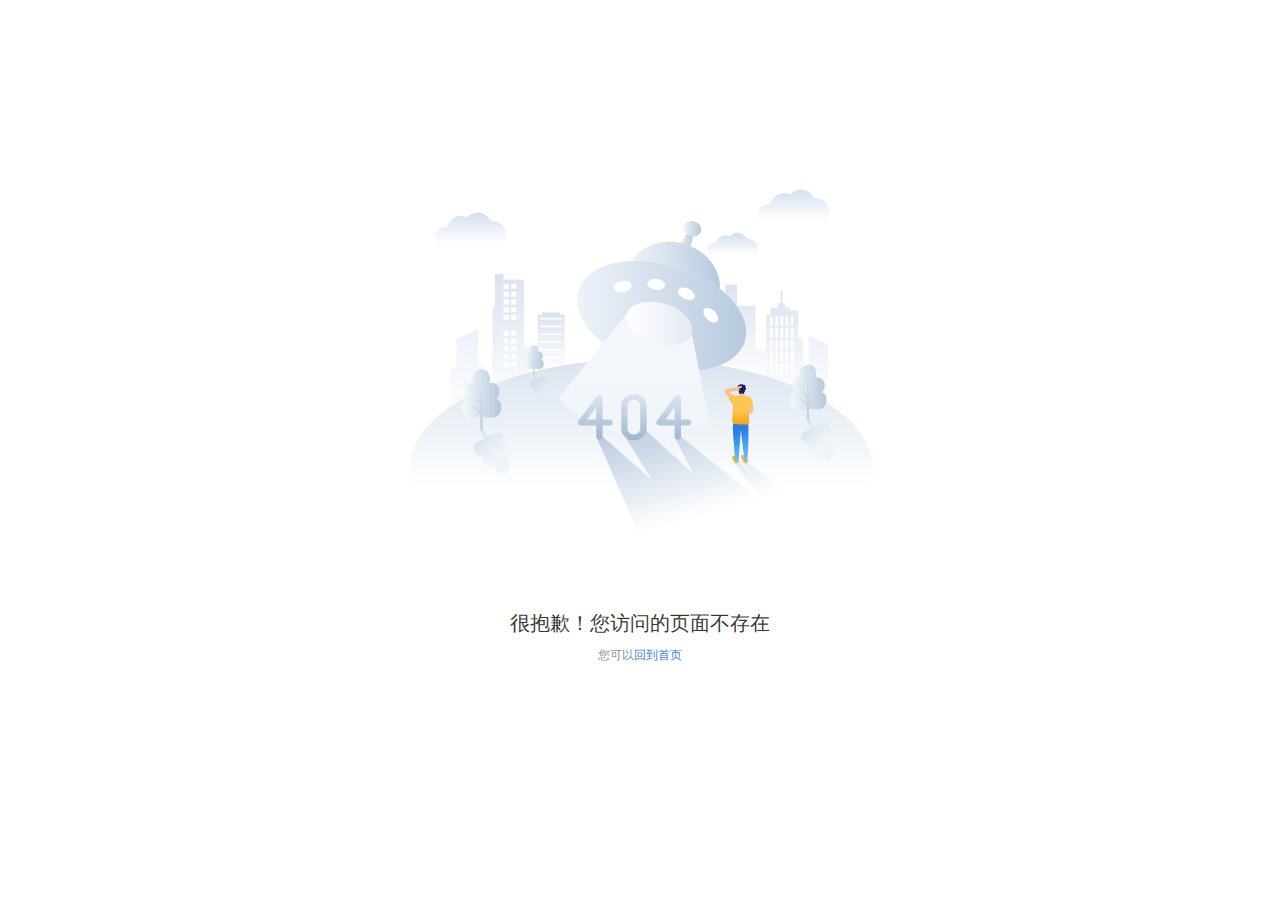
<file: mobile/success/index.html>
<!DOCTYPE html><html lang="en"><head><meta charset="utf-8"><meta http-equiv="X-UA-Compatible" content="IE=edge"><meta name="viewport" content="width=device-width,initial-scale=1"><link rel="icon" href="/favicon.ico"><title>江明软件-致力于数字化转型</title><link href="/css/app.71eefa96.css" rel="preload" as="style"><link href="/css/chunk-vendors.2d48c44c.css" rel="preload" as="style"><link href="/js/app.75029d57.js" rel="preload" as="script"><link href="/js/chunk-vendors.de5891e6.js" rel="preload" as="script"><link href="/css/chunk-vendors.2d48c44c.css" rel="stylesheet"><link href="/css/app.71eefa96.css" rel="stylesheet"><meta data-vue-meta-info="true" name="keyWords" content="江明软件,jiangmingrj"><meta data-vue-meta-info="true" name="description" content="“江明软件”从事多年的网站建设工作，熟悉各行各业的网站制作，可提供域名、服务器、SEO等一站式建站服务。网站建成后无需用户操心，托管“江明软件”，高枕无忧"></head><body data-aos-easing="ease" data-aos-duration="2000" data-aos-delay="0"><svg xmlns="http://www.w3.org/2000/svg" xmlns:xlink="http://www.w3.org/1999/xlink" style="position: absolute; width: 0; height: 0" aria-hidden="true" id="__SVG_SPRITE_NODE__"><symbol xmlns="http://www.w3.org/2000/svg" xmlns:xlink="http://www.w3.org/1999/xlink" viewBox="0 0 1024 1024" id="icon-banner1">
<style type="text/css">
	#icon-banner1 .st0{opacity:0.5;}
	#icon-banner1 .st1{fill:url(#icon-banner1_SVGID_1_);}
	#icon-banner1 .st2{fill:url(#icon-banner1_SVGID_2_);}
	#icon-banner1 .st3{fill:url(#icon-banner1_SVGID_3_);}
	#icon-banner1 .st4{fill:url(#icon-banner1_SVGID_4_);}
	#icon-banner1 .st5{fill:url(#icon-banner1_SVGID_5_);}
	#icon-banner1 .st6{fill:#236FFB;}
</style>
<g>
	<g class="st0">
		<linearGradient id="icon-banner1_SVGID_1_" gradientUnits="userSpaceOnUse" x1="601.3342" y1="152.807" x2="601.3342" y2="679.19">
			<stop offset="0" style="stop-color:#39C2FF"></stop>
			<stop offset="1" style="stop-color:#236FFB;stop-opacity:0"></stop>
		</linearGradient>
		<path class="st1" d="M808.6,669.6H394.1c-84.4,0-153.1-68.7-153.1-153.1c0-58.7,33.8-111.3,84.4-136.8c-1.2-7.4-1.9-14.9-1.9-22.5    c0-74.1,60.3-134.4,134.4-134.4c20,0,39.3,4.4,56.9,12.6c32.6-71.1,103.8-118.7,185.8-118.7c112.9,0,204.8,91.9,204.8,204.8    c0,23.1-4,46.1-11.7,67.8c41.8,27.9,68,75.3,68,127.2C961.7,600.9,893,669.6,808.6,669.6z"></path>
	</g>
	<g>
		<linearGradient id="icon-banner1_SVGID_2_" gradientUnits="userSpaceOnUse" x1="235.3475" y1="437.1842" x2="630.7305" y2="911.6438">
			<stop offset="0" style="stop-color:#39C2FF"></stop>
			<stop offset="1" style="stop-color:#236FFB"></stop>
		</linearGradient>
		<path class="st2" d="M650.1,912.4H235.7c-84.4,0-153.1-68.7-153.1-153.1c0-58.7,33.8-111.3,84.4-136.8c-1.2-7.4-1.9-14.9-1.9-22.5    c0-74.1,60.3-134.4,134.4-134.4c20,0,39.3,4.4,56.9,12.6c32.6-71.1,103.8-118.7,185.8-118.7c112.9,0,204.8,91.9,204.8,204.8    c0,23.1-4,46.1-11.7,67.8c41.8,27.9,68,75.3,68,127.2C803.2,843.7,734.6,912.4,650.1,912.4z"></path>
	</g>
	<linearGradient id="icon-banner1_SVGID_3_" gradientUnits="userSpaceOnUse" x1="326.9137" y1="921.3884" x2="326.9137" y2="603.992">
		<stop offset="0" style="stop-color:#39C2FF;stop-opacity:0"></stop>
		<stop offset="0.433" style="stop-color:#C9EEFF;stop-opacity:0.6"></stop>
		<stop offset="1" style="stop-color:#FFFFFF"></stop>
	</linearGradient>
	<path class="st3" d="M205,739.5l59.7,0v162.9c0,5.5,4.5,10,10,10h117.9c5.5,0,10-4.5,10-10V740.2l59.4,0c8.9,0,13.4-10.7,7.1-17   C436,689.9,362.8,617.5,339.8,594.9c-3.9-3.9-10.1-3.8-14,0c-22.8,22.6-95.2,94.5-127.9,127.6C191.6,728.8,196.1,739.5,205,739.5z    M181.8,740h0.1H181.8z M196.7,721.5L196.7,721.5L196.7,721.5z"></path>
	<linearGradient id="icon-banner1_SVGID_4_" gradientUnits="userSpaceOnUse" x1="816.5579" y1="460.9578" x2="816.5579" y2="148.7729">
		<stop offset="0" style="stop-color:#CCE0FF"></stop>
		<stop offset="1" style="stop-color:#236FFB"></stop>
	</linearGradient>
	<path class="st4" d="M694.6,289.1l59.7,0V452c0,5.5,4.5,10,10,10h117.9c5.5,0,10-4.5,10-10V289.8l59.4,0c8.9,0,13.4-10.7,7.1-17   c-33.1-33.3-106.3-105.6-129.3-128.3c-3.9-3.9-10.1-3.8-14,0c-22.8,22.6-95.2,94.5-127.9,127.6   C681.2,278.4,685.7,289.1,694.6,289.1z M671.5,289.6h0.1H671.5z M686.4,271.1L686.4,271.1L686.4,271.1z"></path>
	<g>
		
			<linearGradient id="icon-banner1_SVGID_5_" gradientUnits="userSpaceOnUse" x1="510.1273" y1="278.2739" x2="325.046" y2="471.7049" gradientTransform="matrix(1.1591 0.129 0.129 1.1591 -346.6596 -262.3566)">
			<stop offset="0" style="stop-color:#236FFB"></stop>
			<stop offset="1" style="stop-color:#236FFB;stop-opacity:0"></stop>
		</linearGradient>
		<polygon class="st5" points="295.4,161.1 112.8,343.7 68.4,299.3 251.1,116.7   "></polygon>
		
			<rect x="219.5" y="129.9" transform="matrix(0.7071 -0.7071 0.7071 0.7071 -40.5977 224.6016)" class="st6" width="62.7" height="62.7"></rect>
	</g>
</g>
</symbol><symbol xmlns="http://www.w3.org/2000/svg" xmlns:xlink="http://www.w3.org/1999/xlink" viewBox="0 0 1024 1024" id="icon-banner2">
<style type="text/css">
	#icon-banner2 .st0{fill:url(#icon-banner2_SVGID_1_);}
	#icon-banner2 .st1{fill:url(#icon-banner2_SVGID_2_);}
	#icon-banner2 .st2{opacity:0.2;fill:#003FAF;}
	#icon-banner2 .st3{opacity:0.9;fill:#F2F2F2;}
	#icon-banner2 .st4{opacity:0.5;}
	#icon-banner2 .st5{fill:url(#icon-banner2_SVGID_3_);}
	#icon-banner2 .st6{fill:url(#icon-banner2_SVGID_4_);}
	#icon-banner2 .st7{opacity:0.2;fill:#236FFB;}
	#icon-banner2 .st8{fill:url(#icon-banner2_SVGID_5_);}
	#icon-banner2 .st9{fill:#236FFB;}
</style>
<g>
	<g>
		<g>
			<linearGradient id="icon-banner2_SVGID_1_" gradientUnits="userSpaceOnUse" x1="210.1226" y1="432.4802" x2="723.6296" y2="945.9871">
				<stop offset="0" style="stop-color:#39C2FF"></stop>
				<stop offset="1" style="stop-color:#236FFB"></stop>
			</linearGradient>
			<path class="st0" d="M136,843.1c0,23.7,19.2,43,43,43h602.8c23.7,0,43-19.2,43-43V544.5H136V843.1z"></path>
			<linearGradient id="icon-banner2_SVGID_2_" gradientUnits="userSpaceOnUse" x1="324.2953" y1="318.3075" x2="837.8022" y2="831.8145">
				<stop offset="0" style="stop-color:#39C2FF"></stop>
				<stop offset="1" style="stop-color:#236FFB"></stop>
			</linearGradient>
			<path class="st1" d="M781.7,410.6H178.9c-23.7,0-43,19.2-43,43V513h688.7v-59.4C824.7,429.8,805.5,410.6,781.7,410.6z"></path>
		</g>
		<circle class="st2" cx="198.7" cy="461.8" r="21.6"></circle>
		<circle class="st2" cx="258.4" cy="461.8" r="21.6"></circle>
		<circle class="st2" cx="316.7" cy="461.8" r="21.6"></circle>
		<path class="st3" d="M453.2,831.3c-1.6,0-3.2-0.2-4.8-0.6c-10-2.6-15.9-12.8-13.3-22.8l52.7-200.3c2.6-10,12.9-15.9,22.8-13.3    c10,2.6,15.9,12.8,13.3,22.8l-52.7,200.3C469.1,825.8,461.5,831.3,453.2,831.3z"></path>
		<path class="st3" d="M397.3,800c-5.2,0-10.3-2.1-14-6.3l-64.9-73.5c-6.5-7.4-6.2-18.6,0.8-25.5l73.5-73.5c7.3-7.3,19.1-7.3,26.4,0    c7.3,7.3,7.3,19.1,0,26.4L358,708.6l53.3,60.4c6.8,7.7,6.1,19.5-1.7,26.3C406.1,798.4,401.6,800,397.3,800z"></path>
		<path class="st3" d="M554.7,800c-4.8,0-9.6-1.8-13.2-5.5c-7.3-7.3-7.3-19.1,0-26.4l61.1-61.1l-53.3-60.4    c-6.8-7.7-6.1-19.5,1.7-26.3c7.7-6.8,19.5-6.1,26.3,1.7l64.9,73.5c6.5,7.4,6.2,18.6-0.8,25.5l-73.5,73.5    C564.3,798.2,559.5,800,554.7,800z"></path>
	</g>
	<g>
		<g class="st4">
			<linearGradient id="icon-banner2_SVGID_3_" gradientUnits="userSpaceOnUse" x1="620.8588" y1="184.2741" x2="620.8588" y2="666.8101">
				<stop offset="0" style="stop-color:#39C2FF"></stop>
				<stop offset="1" style="stop-color:#236FFB;stop-opacity:0"></stop>
			</linearGradient>
			<path class="st5" d="M274.7,614.8c0,23.9,19.3,43.2,43.2,43.2h605.9c23.9,0,43.2-19.3,43.2-43.2V314.6H274.7V614.8z"></path>
			<linearGradient id="icon-banner2_SVGID_4_" gradientUnits="userSpaceOnUse" x1="620.8588" y1="184.2741" x2="620.8588" y2="666.8101">
				<stop offset="0" style="stop-color:#39C2FF"></stop>
				<stop offset="1" style="stop-color:#236FFB;stop-opacity:0"></stop>
			</linearGradient>
			<path class="st6" d="M923.8,180H317.9c-23.9,0-43.2,19.3-43.2,43.2v59.7H967v-59.7C967,199.3,947.6,180,923.8,180z"></path>
		</g>
		<circle class="st7" cx="343.1" cy="236.3" r="21.7"></circle>
		<circle class="st7" cx="403.2" cy="236.3" r="21.7"></circle>
		<circle class="st7" cx="461.8" cy="236.3" r="21.7"></circle>
	</g>
	<g>
		
			<linearGradient id="icon-banner2_SVGID_5_" gradientUnits="userSpaceOnUse" x1="499.0216" y1="288.8758" x2="322.3272" y2="473.5414" gradientTransform="matrix(1.1591 0.129 0.129 1.1591 -346.6596 -262.3566)">
			<stop offset="0" style="stop-color:#236FFB"></stop>
			<stop offset="1" style="stop-color:#236FFB;stop-opacity:0"></stop>
		</linearGradient>
		<polygon class="st8" points="283.2,170.3 108.9,344.7 66.5,302.3 240.9,128   "></polygon>
		
			<rect x="210.7" y="140.6" transform="matrix(0.7071 -0.7071 0.7071 0.7071 -50.1186 220.1292)" class="st9" width="59.9" height="59.9"></rect>
	</g>
</g>
</symbol><symbol xmlns="http://www.w3.org/2000/svg" xmlns:xlink="http://www.w3.org/1999/xlink" viewBox="0 0 1024 1024" id="icon-banner3">
<style type="text/css">
	#icon-banner3 .st0{opacity:0.5;}
	#icon-banner3 .st1{fill:url(#icon-banner3_SVGID_1_);}
	#icon-banner3 .st2{fill:url(#icon-banner3_SVGID_2_);}
	#icon-banner3 .st3{opacity:0.8;}
	#icon-banner3 .st4{fill:#FFFFFF;}
	#icon-banner3 .st5{fill:url(#icon-banner3_SVGID_3_);}
	#icon-banner3 .st6{fill:#DCEFFF;}
	#icon-banner3 .st7{fill:url(#icon-banner3_SVGID_4_);}
	#icon-banner3 .st8{fill:#236FFB;}
</style>
<g>
	<g class="st0">
		<linearGradient id="icon-banner3_SVGID_1_" gradientUnits="userSpaceOnUse" x1="651.6523" y1="93.7185" x2="651.6523" y2="608.194">
			<stop offset="0" style="stop-color:#39C2FF"></stop>
			<stop offset="1" style="stop-color:#236FFB;stop-opacity:0"></stop>
		</linearGradient>
		<path class="st1" d="M849.1,569.5h-99.1l-33.1-44.8H586.5l-33.1,44.8h-99.1c-10,0-18.1,8.1-18.1,18.1v0c0,10,8.1,18.1,18.1,18.1    h394.8c10,0,18.1-8.1,18.1-18.1v0C867.1,577.6,859,569.5,849.1,569.5z"></path>
		<linearGradient id="icon-banner3_SVGID_2_" gradientUnits="userSpaceOnUse" x1="648.4899" y1="93.7185" x2="648.4899" y2="608.194">
			<stop offset="0" style="stop-color:#39C2FF"></stop>
			<stop offset="1" style="stop-color:#236FFB;stop-opacity:0"></stop>
		</linearGradient>
		<path class="st2" d="M928.3,63.9H368.7c-22,0-39.9,17.9-39.9,39.9v84.4v277.2c0,22,17.9,39.9,39.9,39.9h559.6    c22,0,39.9-17.9,39.9-39.9V188.2v-84.4C968.2,81.7,950.3,63.9,928.3,63.9z"></path>
	</g>
	<g class="st3">
		<path class="st4" d="M681.2,157c-10.7-2.8-21.8,3.6-24.6,14.4l-56.9,216.2c-2.8,10.8,3.6,21.8,14.4,24.6c1.7,0.4,3.4,0.7,5.1,0.7    c8.9,0,17.1-6,19.5-15l56.9-216.2C698.4,170.9,692,159.8,681.2,157z"></path>
		<path class="st4" d="M553.9,185.9l-79.4,79.4c-7.5,7.5-7.9,19.6-0.9,27.6l70,79.4c4,4.5,9.5,6.8,15.1,6.8c4.7,0,9.5-1.7,13.3-5    c8.3-7.4,9.1-20.1,1.8-28.4l-57.5-65.2l66-66c7.9-7.9,7.9-20.6,0-28.5C574.5,178,561.8,178,553.9,185.9z"></path>
		<path class="st4" d="M823.3,266.2l-70-79.4c-7.4-8.4-20.1-9.1-28.4-1.8c-8.4,7.4-9.1,20.1-1.8,28.4l57.5,65.2l-66,66    c-7.9,7.9-7.9,20.6,0,28.5c3.9,3.9,9.1,5.9,14.2,5.9c5.2,0,10.3-2,14.2-5.9l79.4-79.4C830,286.2,830.3,274.1,823.3,266.2z"></path>
	</g>
	<linearGradient id="icon-banner3_SVGID_3_" gradientUnits="userSpaceOnUse" x1="178.9745" y1="413.6335" x2="545.7114" y2="851.6804">
		<stop offset="0" style="stop-color:#39C2FF"></stop>
		<stop offset="1" style="stop-color:#236FFB"></stop>
	</linearGradient>
	<path class="st5" d="M645.5,701.3H595c-4.9,16.7-11.6,39.2-20.1,54.1l35.4,34.4c7.8,7.5,12.3,17.9,12.3,28.8   c0,10.9-4.4,21.3-12.3,28.8l-29.6,28.8c-16.5,15.9-42.7,15.9-59.2,0l-35.4-34.4c-14.9,8.3-30.7,14.9-47.1,19.5v60.6   c0,22.4-18.7,41.9-41.7,41.9h-48.6c-23-0.3-41.5-18.9-41.7-41.9v-60.6c-17.8-4.9-29.6-11.8-45.3-20.5l-36.4,35.4   c-16.5,15.9-42.7,15.9-59.2,0l-29.6-28.8c-7.8-7.5-12.3-17.9-12.3-28.8c0-10.9,4.4-21.3,12.3-28.8l37-36   c-8.1-14.4-14.5-35.3-19.1-51.4h-50.5c-23,0-47.5-18.1-47.5-40.5v-42.1c0-22.4,24.6-40.5,47.5-40.5h50.5   c4.9-16.7,11.6-25.6,20.1-40.5l-38-36.9c-7.8-7.5-12.3-17.9-12.3-28.8c0-10.9,4.4-21.3,12.3-28.8l29.6-28.8   c16.6-15.9,42.7-15.9,59.2,0l38,37c15.2-8.3,24.3-14.8,41.5-19.6v-59.1c0-22.4,18-40.5,41-40.5h50.5c23.1,0,41.7,18.1,41.7,40.5   v59.1c16.5,4.6,31.6,10.7,46.4,18.6l37.1-36c16.5-15.9,42.7-15.9,59.2,0l29.6,28.8c7.8,7.5,12.3,17.9,12.3,28.8   c0,10.9-4.4,21.3-12.3,28.8l-36.4,35.4c9,15.3,16.1,25.9,21.2,43.2h50.5c23,0,41.6,18.1,41.6,40.5v39.7   C687.2,683.1,668.5,701.3,645.5,701.3L645.5,701.3z M371.8,518.7c-68.6,0-124.2,54-124.2,120.5c0,66.6,55.6,120.6,124.2,120.6   c68.6,0,124.2-54,124.2-120.6C496,572.7,440.4,518.7,371.8,518.7L371.8,518.7z M371.8,518.7"></path>
	<path class="st6" d="M371.8,518.7c-68.6,0-124.2,54-124.2,120.5c0,66.6,55.6,120.6,124.2,120.6c68.6,0,124.2-54,124.2-120.6   C496,572.7,440.4,518.7,371.8,518.7L371.8,518.7z"></path>
	<g>
		
			<linearGradient id="icon-banner3_SVGID_4_" gradientUnits="userSpaceOnUse" x1="1004.3676" y1="684.0839" x2="813.621" y2="883.4355" gradientTransform="matrix(1.1591 0.129 0.129 1.1591 -346.6596 -262.3566)">
			<stop offset="0" style="stop-color:#236FFB"></stop>
			<stop offset="1" style="stop-color:#236FFB;stop-opacity:0"></stop>
		</linearGradient>
		<polygon class="st7" points="921.1,696.3 732.9,884.5 687.2,838.8 875.4,650.6   "></polygon>
		
			<rect x="842.8" y="664.2" transform="matrix(0.7071 -0.7071 0.7071 0.7071 -236.1914 822.8236)" class="st8" width="64.7" height="64.7"></rect>
	</g>
</g>
</symbol><symbol xmlns="http://www.w3.org/2000/svg" xmlns:xlink="http://www.w3.org/1999/xlink" viewBox="0 0 1024 1024" id="icon-banner4">
<style type="text/css">
	#icon-banner4 .st0{opacity:0.5;fill:url(#icon-banner4_SVGID_1_);}
	#icon-banner4 .st1{opacity:0.2;fill:#236FFB;}
	#icon-banner4 .st2{fill:url(#icon-banner4_SVGID_2_);}
	#icon-banner4 .st3{opacity:0.8;fill:#FFFFFF;}
	#icon-banner4 .st4{fill:url(#icon-banner4_SVGID_3_);}
	#icon-banner4 .st5{fill:#236FFB;}
</style>
<g>
	<g>
		<linearGradient id="icon-banner4_SVGID_1_" gradientUnits="userSpaceOnUse" x1="657.9224" y1="111.8802" x2="677.6562" y2="565.7576">
			<stop offset="0" style="stop-color:#39C2FF"></stop>
			<stop offset="1" style="stop-color:#236FFB;stop-opacity:0"></stop>
		</linearGradient>
		<path class="st0" d="M948.2,236.2c0-19-7.5-37.2-21-50.6c-13.3-13.4-31.6-21-50.6-21c-19,0-37.2,7.4-50.6,21    c-13.5,13.5-21,31.6-21,50.6c-0.1,23.1,11.1,44.7,29.9,58.1c-24.1,24.1-62.1,30.8-93.3,14c-23.7-12.8-42.2-34.9-49.4-58.9    c-3.1-14.5,4.7-50.2,5.1-51.3c22.9-12.5,37.2-36.6,37.3-62.7c0-19-7.5-37.2-21-50.6c-13.3-13.4-31.6-21-50.6-21    c-19,0-37.2,7.4-50.6,21c-13.4,13.3-21,31.6-21,50.6c0,19,7.4,37.2,21,50.6c5.5,5.5,12,10.1,19.2,13.6l0.5,1    c1.6,2.8,7.7,34.9,3.7,49c-7.3,24.2-26,46.8-50,59.7c-31.4,16.9-70.2,11.1-95.1-14.4c19.1-13.3,30.4-35.1,30.4-58.4    c0-19.1-7.4-37.1-20.9-50.6c-13.5-13.5-31.4-21-50.6-21c-18.9,0-37.1,7.5-50.4,21c-13.5,13.5-21,31.6-21,50.6    c0,31.8,21.1,59.8,51.7,68.6l59.7,247.8c3,12.3,14,21,26.7,21l293.7,0c12.7,0,23.7-8.7,26.7-21l59.8-247.8    C927.2,296,948.2,268,948.2,236.2L948.2,236.2z M948.2,236.2"></path>
		<path class="st1" d="M755.9,492.3H578.4c-1.9,0-3.4-1.5-3.4-3.4v-56.7c0-1.9,1.5-3.4,3.4-3.4h177.5c1.9,0,3.4,1.5,3.4,3.4v56.7    C759.3,490.8,757.8,492.3,755.9,492.3z"></path>
	</g>
	<linearGradient id="icon-banner4_SVGID_2_" gradientUnits="userSpaceOnUse" x1="153.3003" y1="352.1751" x2="594.8826" y2="778.9391">
		<stop offset="0" style="stop-color:#39C2FF"></stop>
		<stop offset="1" style="stop-color:#236FFB"></stop>
	</linearGradient>
	<path class="st2" d="M672.3,416.4c0-22.3-16.4-41.1-38.5-44.3c-89-13-157.4-37.6-227.4-95.9l-1.7-1.4   c-16.2-13.2-39.3-13.5-55.8-0.7h0c-57.1,44.9-175.5,79.5-233.5,94.5c-19.8,5.1-33.6,22.9-33.6,43.3v196.1   c0,111.5,62.1,215.8,165.9,278.4l106.2,64.1c14.2,8.6,32,8.6,46.2,0l106.2-64.1c103.8-62.6,165.9-166.8,165.9-278.4V416.4z    M405.4,671.4"></path>
	<path class="st3" d="M415.4,686.2l-28.1,28.1c-15.5,15.5-40.7,15.5-56.2,0L303,686.2L246.8,630c-15.5-15.5-15.5-40.7,0-56.2l0,0   c15.5-15.5,40.7-15.5,56.2,0l56.2,56.2l140.2-140.2c15.5-15.5,40.7-15.5,56.2,0l0,0c15.5,15.5,15.5,40.7,0,56.2L415.4,686.2z"></path>
	<g>
		
			<linearGradient id="icon-banner4_SVGID_3_" gradientUnits="userSpaceOnUse" x1="1012.0287" y1="611.903" x2="821.8516" y2="810.6595" gradientTransform="matrix(1.1591 0.129 0.129 1.1591 -346.6596 -262.3566)">
			<stop offset="0" style="stop-color:#236FFB"></stop>
			<stop offset="1" style="stop-color:#236FFB;stop-opacity:0"></stop>
		</linearGradient>
		<polygon class="st4" points="920.6,613.5 733,801.2 687.4,755.6 875,567.9   "></polygon>
		
			<rect x="842.6" y="581.5" transform="matrix(0.7071 -0.7071 0.7071 0.7071 -177.7501 798.3369)" class="st5" width="64.5" height="64.5"></rect>
	</g>
</g>
</symbol><symbol xmlns="http://www.w3.org/2000/svg" xmlns:xlink="http://www.w3.org/1999/xlink" viewBox="0 0 1024 1024" id="icon-banner5">
<style type="text/css">
	#icon-banner5 .st0{opacity:0.5;fill:url(#icon-banner5_SVGID_1_);}
	#icon-banner5 .st1{opacity:0.5;fill:url(#icon-banner5_SVGID_2_);}
	#icon-banner5 .st2{fill:url(#icon-banner5_SVGID_3_);}
	#icon-banner5 .st3{opacity:0.9;}
	#icon-banner5 .st4{fill:#F2F2F2;}
	#icon-banner5 .st5{opacity:0.2;fill:#236FFB;}
	#icon-banner5 .st6{fill:url(#icon-banner5_SVGID_4_);}
	#icon-banner5 .st7{fill:#236FFB;}
</style>
<g>
	<linearGradient id="icon-banner5_SVGID_1_" gradientUnits="userSpaceOnUse" x1="523.5554" y1="788.7794" x2="523.5554" y2="909.0266">
		<stop offset="0" style="stop-color:#39C2FF"></stop>
		<stop offset="1" style="stop-color:#236FFB"></stop>
	</linearGradient>
	<path class="st0" d="M720.5,875.4h-98.9l-33-70.5H458.5l-33,70.5h-98.9c-10,0-18,8.1-18,18v0c0,10,8.1,18,18,18h393.8   c10,0,18-8.1,18-18v0C738.5,883.4,730.4,875.4,720.5,875.4z"></path>
	<linearGradient id="icon-banner5_SVGID_2_" gradientUnits="userSpaceOnUse" x1="222.5468" y1="22.9328" x2="222.5468" y2="665.2101">
		<stop offset="0" style="stop-color:#39C2FF"></stop>
		<stop offset="1" style="stop-color:#236FFB;stop-opacity:0"></stop>
	</linearGradient>
	<path class="st1" d="M374.6,677.9H70.5c-3.1,0-5.6-2.5-5.6-5.6V114.6c0-3.1,2.5-5.6,5.6-5.6h304.2c3.1,0,5.6,2.5,5.6,5.6v557.7   C380.3,675.4,377.7,677.9,374.6,677.9z"></path>
	<g>
		<linearGradient id="icon-banner5_SVGID_3_" gradientUnits="userSpaceOnUse" x1="275.1243" y1="354.1438" x2="764.6326" y2="827.2256">
			<stop offset="0" style="stop-color:#39C2FF"></stop>
			<stop offset="1" style="stop-color:#236FFB"></stop>
		</linearGradient>
		<path class="st2" d="M799.5,371H241.3c-22,0-39.8,17.8-39.8,39.8V495v276.5c0,22,17.8,39.8,39.8,39.8h558.2    c22,0,39.8-17.8,39.8-39.8V495v-84.2C839.3,388.8,821.5,371,799.5,371z"></path>
	</g>
	<g class="st3">
		<path class="st4" d="M362.6,664.7h-62.5V519.2h64c50.1,0.5,75.4,23.7,75.9,69.6C440.1,639.4,414.3,664.7,362.6,664.7z     M347.6,553.2v77.5h10.3c22.7,0,34-13.2,34-39.5c1.6-27.4-10-40.1-34.8-38H347.6z"></path>
		<path class="st4" d="M594.3,574.6h-45.1c-2.1-15.3-10.8-23.2-26.1-23.7c-17.4,0.5-26.4,14.8-26.9,42.7c0,26.4,9.5,39.5,28.5,39.5    c14.2,0,22.4-8.2,24.5-24.5h45.9c-5.3,37.4-28.5,56.9-69.6,58.5c-49.6-1.6-75.1-26.6-76.7-75.1c2.6-48,26.9-73.5,72.7-76.7    C565.3,515.8,589.6,535.6,594.3,574.6z"></path>
		<path class="st4" d="M736.7,561.1h-45.1c-0.5-4.7-2.9-7.9-7.1-9.5c-2.6-2.1-6.6-3.2-11.9-3.2c-10.5,0-15.8,2.9-15.8,8.7    c0,5.3,9.5,10.3,28.5,15c36.9,9,55.4,24.3,55.4,45.9c-1.1,32.2-23.7,48.5-68,49c-38.5-1.6-60.1-17.4-64.8-47.4h45.9    c1.6,5.3,4.2,9.2,7.9,11.9c3.7,2.1,8.2,3.2,13.4,3.2c13.7,0,20.6-3.4,20.6-10.3c0-5.8-9.2-10.8-27.7-15    c-37.4-9-56.1-24.8-56.1-47.4c1-30,21.9-45.6,62.5-46.7C711.1,515.8,731.9,531.1,736.7,561.1z"></path>
	</g>
	<path class="st5" d="M284.8,195.9H160.3c-1.2,0-2.2-1-2.2-2.2v-32.8c0-1.2,1-2.2,2.2-2.2h124.5c1.2,0,2.2,1,2.2,2.2v32.8   C287,194.9,286,195.9,284.8,195.9z"></path>
	<g>
		
			<linearGradient id="icon-banner5_SVGID_4_" gradientUnits="userSpaceOnUse" x1="1092.4365" y1="205.9025" x2="928.7964" y2="376.9249" gradientTransform="matrix(1.1591 0.129 0.129 1.1591 -346.6596 -262.3566)">
			<stop offset="0" style="stop-color:#236FFB"></stop>
			<stop offset="1" style="stop-color:#236FFB;stop-opacity:0"></stop>
		</linearGradient>
		<polygon class="st6" points="959.3,148.2 797.9,309.7 758.6,270.5 920.1,109   "></polygon>
		
			<rect x="892.2" y="120.7" transform="matrix(0.7071 -0.7071 0.7071 0.7071 164.48 693.945)" class="st7" width="55.5" height="55.5"></rect>
	</g>
</g>
</symbol><symbol xmlns="http://www.w3.org/2000/svg" xmlns:xlink="http://www.w3.org/1999/xlink" viewBox="0 0 1024 1024" id="icon-banner6">
<style type="text/css">
	#icon-banner6 .st0{opacity:0.5;fill:url(#icon-banner6_SVGID_1_);}
	#icon-banner6 .st1{opacity:0.5;fill:url(#icon-banner6_SVGID_2_);}
	#icon-banner6 .st2{opacity:0.2;fill:#236FFB;}
	#icon-banner6 .st3{fill:url(#icon-banner6_SVGID_3_);}
	#icon-banner6 .st4{fill:#AEDCFF;}
	#icon-banner6 .st5{fill:url(#icon-banner6_SVGID_4_);}
	#icon-banner6 .st6{fill:#236FFB;}
</style>
<g>
	<linearGradient id="icon-banner6_SVGID_1_" gradientUnits="userSpaceOnUse" x1="718.9427" y1="320.9353" x2="718.9427" y2="690.5171">
		<stop offset="0" style="stop-color:#39C2FF"></stop>
		<stop offset="1" style="stop-color:#236FFB;stop-opacity:0"></stop>
	</linearGradient>
	<path class="st0" d="M936.6,311.8H501.3c-11.1,0-20,9-20,20v320.3c0,11.1,9,20,20,20h435.3c11.1,0,20-9,20-20V331.8   C956.6,320.8,947.7,311.8,936.6,311.8z"></path>
	<linearGradient id="icon-banner6_SVGID_2_" gradientUnits="userSpaceOnUse" x1="372.0907" y1="207.4727" x2="372.0907" y2="577.0546">
		<stop offset="0" style="stop-color:#39C2FF"></stop>
		<stop offset="1" style="stop-color:#236FFB;stop-opacity:0"></stop>
	</linearGradient>
	<path class="st1" d="M589.7,198.3H154.4c-11.1,0-20,9-20,20v320.3c0,11.1,9,20,20,20h435.3c11.1,0,20-9,20-20V218.4   C609.8,207.3,600.8,198.3,589.7,198.3z"></path>
	<path class="st2" d="M423.3,276.4H320.9c-6.2,0-11.3-5.1-11.3-11.3l0,0c0-6.2,5.1-11.3,11.3-11.3h102.4c6.2,0,11.3,5.1,11.3,11.3   l0,0C434.6,271.3,429.5,276.4,423.3,276.4z"></path>
	<path class="st2" d="M770.1,389.8H667.7c-6.2,0-11.3-5.1-11.3-11.3v0c0-6.2,5.1-11.3,11.3-11.3h102.4c6.2,0,11.3,5.1,11.3,11.3v0   C781.5,384.8,776.4,389.8,770.1,389.8z"></path>
	<linearGradient id="icon-banner6_SVGID_3_" gradientUnits="userSpaceOnUse" x1="329.7519" y1="429.2447" x2="711.6265" y2="811.1193">
		<stop offset="0" style="stop-color:#39C2FF"></stop>
		<stop offset="1" style="stop-color:#236FFB"></stop>
	</linearGradient>
	<path class="st3" d="M762.6,428.2H286.3c-11.1,0-20,9-20,20v351.4c0,11.1,9,20,20,20h476.3c11.1,0,20-9,20-20V448.3   C782.6,437.2,773.7,428.2,762.6,428.2z"></path>
	<path class="st4" d="M543.1,765.5H313.6c-5.8,0-10.4-4.7-10.4-10.4V569.8c0-5.8,4.7-10.4,10.4-10.4h229.5c5.8,0,10.4,4.7,10.4,10.4   v185.3C553.5,760.9,548.9,765.5,543.1,765.5z"></path>
	<path class="st4" d="M580.1,513H468.9c-6.8,0-12.3-5.5-12.3-12.3v0c0-6.8,5.5-12.3,12.3-12.3h111.2c6.8,0,12.3,5.5,12.3,12.3v0   C592.4,507.5,586.9,513,580.1,513z"></path>
	<path class="st4" d="M734,765.5H602.8c-5.8,0-10.4-4.7-10.4-10.4V569.8c0-5.8,4.7-10.4,10.4-10.4H734c5.8,0,10.4,4.7,10.4,10.4   v185.3C744.5,760.9,739.8,765.5,734,765.5z"></path>
	<g>
		
			<linearGradient id="icon-banner6_SVGID_4_" gradientUnits="userSpaceOnUse" x1="425.0954" y1="623.2932" x2="288.727" y2="765.8136" gradientTransform="matrix(1.1591 0.129 0.129 1.1591 -346.6596 -262.3566)">
			<stop offset="0" style="stop-color:#236FFB"></stop>
			<stop offset="1" style="stop-color:#236FFB;stop-opacity:0"></stop>
		</linearGradient>
		<polygon class="st5" points="237.4,540.8 102.9,675.4 70.2,642.7 204.7,508.1   "></polygon>
		
			<rect x="181.5" y="517.9" transform="matrix(0.7071 -0.7071 0.7071 0.7071 -322.6057 303.1028)" class="st6" width="46.2" height="46.2"></rect>
	</g>
</g>
</symbol><symbol xmlns="http://www.w3.org/2000/svg" xmlns:xlink="http://www.w3.org/1999/xlink" viewBox="0 0 1024 1024" id="icon-banner7">
<style type="text/css">
	#icon-banner7 .st0{opacity:0.2;fill:#236FFB;}
	#icon-banner7 .st1{opacity:0.5;fill:url(#icon-banner7_SVGID_1_);}
	#icon-banner7 .st2{fill:url(#icon-banner7_SVGID_2_);}
	#icon-banner7 .st3{fill:#DCEFFF;}
	#icon-banner7 .st4{fill:url(#icon-banner7_SVGID_3_);}
	#icon-banner7 .st5{fill:#236FFB;}
</style>
<g>
	<path class="st0" d="M840.3,390.6H530.6c-1.4,0-2.5-1.1-2.5-2.5v-32c0-1.4,1.1-2.5,2.5-2.5h309.7c1.4,0,2.5,1.1,2.5,2.5v32   C842.8,389.5,841.6,390.6,840.3,390.6z"></path>
	<path class="st0" d="M840.3,495.3H530.6c-1.4,0-2.5-1.1-2.5-2.5v-32c0-1.4,1.1-2.5,2.5-2.5h309.7c1.4,0,2.5,1.1,2.5,2.5v32   C842.8,494.2,841.6,495.3,840.3,495.3z"></path>
	<path class="st0" d="M840.3,600H530.6c-1.4,0-2.5-1.1-2.5-2.5v-32c0-1.4,1.1-2.5,2.5-2.5h309.7c1.4,0,2.5,1.1,2.5,2.5v32   C842.8,598.9,841.6,600,840.3,600z"></path>
	<linearGradient id="icon-banner7_SVGID_1_" gradientUnits="userSpaceOnUse" x1="697.0742" y1="120.067" x2="697.0742" y2="755.4047">
		<stop offset="0" style="stop-color:#39C2FF"></stop>
		<stop offset="1" style="stop-color:#236FFB;stop-opacity:0"></stop>
	</linearGradient>
	<path class="st1" d="M911.1,729.7h-428c-25.2,0-45.7-20.4-45.7-45.7V162.7c0-25.2,20.4-45.7,45.7-45.7h263.7   c12.3,0,24.1,5,32.7,13.8l164.4,168.8c8.3,8.5,13,20,13,31.9v352.6C956.8,709.3,936.3,729.7,911.1,729.7z"></path>
	<g>
		<linearGradient id="icon-banner7_SVGID_2_" gradientUnits="userSpaceOnUse" x1="168.1017" y1="412.5743" x2="657.3909" y2="901.8635">
			<stop offset="0" style="stop-color:#39C2FF"></stop>
			<stop offset="1" style="stop-color:#236FFB"></stop>
		</linearGradient>
		<path class="st2" d="M698,909.4H178.3c-37.8,0-68.4-30.6-68.4-68.4V455.8c0-37.8,30.6-68.4,68.4-68.4h117.1    c12.4,0,24.2,5.7,32,15.4l30.1,37.6c7.8,9.7,19.6,15.4,32,15.4H698c18.1,0,35.5,7.2,48.4,20c12.8,12.8,20,30.2,20,48.4v316.8    C766.4,878.8,735.8,909.4,698,909.4"></path>
	</g>
	<path class="st3" d="M540.8,700.7v-25c-0.4-13.8-11.9-24.6-25.6-24.2h-154c-13.8-0.4-25.2,10.5-25.6,24.2v111.4   c0.4,13.8,11.9,24.6,25.6,24.2h154c13.8,0.4,25.2-10.5,25.6-24.2v-7.9h-33.6v-13.5h33.6v-18.1h-33.6v-13.4h33.6v-20.1h-33.6v-13.5   H540.8z M461,734.2c-2.5,5.2-6.7,9.3-11.8,11.8h-0.1v20.5c-0.5,5.3-5.1,9.2-10.4,8.7c-0.2,0-0.3,0-0.5-0.1c-2.6,0.4-5.3-0.3-7.3-2   c-2.1-1.6-3.4-4-3.6-6.7V746c-12.6-6.1-17.9-21.2-11.8-33.8c6.1-12.6,21.2-17.9,33.8-11.8C461.8,706.4,467.1,721.6,461,734.2   L461,734.2z M384.8,617.3c0.1-22.2,18.1-40.2,40.4-40.3h26.1c22.3,0,40.4,18.1,40.4,40.4v28.3h28.6v-37.3   c0-30.4-24.7-55.1-55.1-55.1h-53.9c-30.4,0-55.1,24.7-55.1,55.1v36.9h28.5V617.3z M384.8,617.3"></path>
	<g>
		
			<linearGradient id="icon-banner7_SVGID_3_" gradientUnits="userSpaceOnUse" x1="481.7177" y1="284.9653" x2="317.481" y2="456.6111" gradientTransform="matrix(1.1591 0.129 0.129 1.1591 -346.6596 -262.3566)">
			<stop offset="0" style="stop-color:#236FFB"></stop>
			<stop offset="1" style="stop-color:#236FFB;stop-opacity:0"></stop>
		</linearGradient>
		<polygon class="st4" points="261.7,161.2 99.6,323.3 60.2,283.9 222.3,121.9   "></polygon>
		
			<rect x="194.3" y="133.6" transform="matrix(0.7071 -0.7071 0.7071 0.7071 -49.0911 204.3266)" class="st5" width="55.7" height="55.7"></rect>
	</g>
</g>
</symbol><symbol xmlns="http://www.w3.org/2000/svg" xmlns:xlink="http://www.w3.org/1999/xlink" viewBox="0 0 1024 1024" id="icon-banner8">
<style type="text/css">
	#icon-banner8 .st0{opacity:0.5;fill:url(#icon-banner8_SVGID_1_);}
	#icon-banner8 .st1{opacity:0.2;fill:#4DABFF;}
	#icon-banner8 .st2{fill:url(#icon-banner8_SVGID_2_);}
	#icon-banner8 .st3{fill:url(#icon-banner8_SVGID_3_);}
	#icon-banner8 .st4{opacity:0.9;}
	#icon-banner8 .st5{fill:#F2F2F2;}
	#icon-banner8 .st6{fill:url(#icon-banner8_SVGID_4_);}
	#icon-banner8 .st7{fill:#236FFB;}
</style>
<g>
	<g>
		<linearGradient id="icon-banner8_SVGID_1_" gradientUnits="userSpaceOnUse" x1="779.353" y1="166.3766" x2="779.353" y2="821.7527">
			<stop offset="0" style="stop-color:#39C2FF"></stop>
			<stop offset="1" style="stop-color:#236FFB;stop-opacity:0"></stop>
		</linearGradient>
		<path class="st0" d="M920.1,784.9H638.6c-20.2,0-36.6-16.4-36.6-36.6V181.6c0-20.2,16.4-36.6,36.6-36.6h281.4    c20.2,0,36.6,16.4,36.6,36.6v566.7C956.6,768.5,940.3,784.9,920.1,784.9z"></path>
		<rect x="624.8" y="221.7" class="st1" width="307.8" height="475.4"></rect>
		<path class="st1" d="M813.4,190.7h-69.6c-3.8,0-6.8-3.1-6.8-6.8v0c0-3.8,3.1-6.8,6.8-6.8h69.6c3.8,0,6.8,3.1,6.8,6.8v0    C820.3,187.6,817.2,190.7,813.4,190.7z"></path>
		<circle class="st1" cx="780.1" cy="739.1" r="26.6"></circle>
	</g>
	<g>
		<linearGradient id="icon-banner8_SVGID_2_" gradientUnits="userSpaceOnUse" x1="125.1604" y1="502.5221" x2="577.522" y2="967.1927">
			<stop offset="0" style="stop-color:#39C2FF"></stop>
			<stop offset="1" style="stop-color:#236FFB"></stop>
		</linearGradient>
		<path class="st2" d="M667.7,852.8h-92.9l-31-42H421.6l-31,42h-92.9c-9.4,0-16.9,7.6-16.9,16.9v0c0,9.4,7.6,16.9,16.9,16.9h370    c9.4,0,16.9-7.6,16.9-16.9v0C684.6,860.4,677,852.8,667.7,852.8z"></path>
		<linearGradient id="icon-banner8_SVGID_3_" gradientUnits="userSpaceOnUse" x1="265.5529" y1="365.8486" x2="717.9144" y2="830.5192">
			<stop offset="0" style="stop-color:#39C2FF"></stop>
			<stop offset="1" style="stop-color:#236FFB"></stop>
		</linearGradient>
		<path class="st3" d="M742,378.9H217.4c-20.7,0-37.4,16.7-37.4,37.4v79.1v259.8c0,20.7,16.7,37.4,37.4,37.4H742    c20.7,0,37.4-16.7,37.4-37.4V495.5v-79.1C779.4,395.7,762.6,378.9,742,378.9z"></path>
	</g>
	<g class="st4">
		<path class="st5" d="M538.5,608.8c-4.1,0-8.3-0.6-12.3-1.8c-8-2.4-12.6-10.9-10.2-18.9c2.4-8,10.9-12.6,18.9-10.2    c4.3,1.3,8.9,0.1,12.1-3l39.3-39.3c4.7-4.7,4.7-12.4,0-17.1l-39.3-39.3c-4.6-4.6-12.5-4.6-17.1,0l-39.3,39.3    c-3.1,3.1-4.3,7.6-3.1,11.9c2.3,8.1-2.4,16.5-10.5,18.8c-8.1,2.3-16.5-2.4-18.8-10.5c-4.2-14.8,0-30.8,10.9-41.6l39.3-39.3    c8-8,18.7-12.5,30.1-12.5c11.4,0,22,4.4,30.1,12.5l39.3,39.3c16.6,16.6,16.6,43.5,0,60.1l-39.3,39.3    C560.5,604.5,549.6,608.8,538.5,608.8z"></path>
		<path class="st5" d="M421,726.4c-11.3,0-22-4.4-30.1-12.4l-39.3-39.3c-8-8-12.5-18.7-12.5-30.1c0-11.4,4.4-22,12.5-30.1l39.3-39.3    c10.7-10.7,26.4-14.9,41-11c8.1,2.1,13,10.5,10.8,18.6c-2.2,8.1-10.5,13-18.6,10.8c-4.2-1.1-8.6,0.1-11.7,3.1L373.1,636    c-2.3,2.3-3.5,5.3-3.5,8.6c0,3.2,1.3,6.3,3.5,8.6l39.3,39.3c4.6,4.6,12.6,4.6,17.1,0l39.3-39.3c3.1-3.1,4.3-7.6,3.1-11.9    c-2.3-8.1,2.4-16.5,10.5-18.8c8.1-2.3,16.5,2.4,18.8,10.5c4.2,14.8,0,30.8-10.8,41.7L451,714C443,722,432.3,726.4,421,726.4z"></path>
		<path class="st5" d="M449.6,631.2c-3.9,0-7.8-1.5-10.7-4.5c-5.9-5.9-5.9-15.6,0-21.5l59.6-59.6c5.9-5.9,15.6-5.9,21.5,0    c5.9,5.9,5.9,15.6,0,21.5l-59.6,59.6C457.3,629.7,453.5,631.2,449.6,631.2z"></path>
	</g>
	<g>
		
			<linearGradient id="icon-banner8_SVGID_4_" gradientUnits="userSpaceOnUse" x1="474.3916" y1="314.1435" x2="320.7384" y2="474.7285" gradientTransform="matrix(1.1591 0.129 0.129 1.1591 -346.6596 -262.3566)">
			<stop offset="0" style="stop-color:#236FFB"></stop>
			<stop offset="1" style="stop-color:#236FFB;stop-opacity:0"></stop>
		</linearGradient>
		<polygon class="st6" points="256.1,192.1 104.5,343.7 67.6,306.9 219.3,155.3   "></polygon>
		
			<rect x="193" y="166.2" transform="matrix(0.7071 -0.7071 0.7071 0.7071 -71.7979 211.2225)" class="st7" width="52.1" height="52.1"></rect>
	</g>
</g>
</symbol><symbol xmlns="http://www.w3.org/2000/svg" xmlns:xlink="http://www.w3.org/1999/xlink" viewBox="0 0 1024 1024" id="icon-banner9">
<style type="text/css">
	#icon-banner9 .st0{opacity:0.5;fill:url(#icon-banner9_SVGID_1_);}
	#icon-banner9 .st1{opacity:0.2;fill:#4DABFF;}
	#icon-banner9 .st2{fill:url(#icon-banner9_SVGID_2_);}
	#icon-banner9 .st3{fill:url(#icon-banner9_SVGID_3_);}
	#icon-banner9 .st4{opacity:0.9;}
	#icon-banner9 .st5{fill:#F2F2F2;}
	#icon-banner9 .st6{fill:url(#icon-banner9_SVGID_4_);}
	#icon-banner9 .st7{fill:#236FFB;}
</style>
<g>
	<g>
		<linearGradient id="icon-banner9_SVGID_1_" gradientUnits="userSpaceOnUse" x1="779.353" y1="166.3766" x2="779.353" y2="821.7527">
			<stop offset="0" style="stop-color:#39C2FF"></stop>
			<stop offset="1" style="stop-color:#236FFB;stop-opacity:0"></stop>
		</linearGradient>
		<path class="st0" d="M920.1,784.9H638.6c-20.2,0-36.6-16.4-36.6-36.6V181.6c0-20.2,16.4-36.6,36.6-36.6h281.4    c20.2,0,36.6,16.4,36.6,36.6v566.7C956.6,768.5,940.3,784.9,920.1,784.9z"></path>
		<rect x="624.8" y="221.7" class="st1" width="307.8" height="475.4"></rect>
		<path class="st1" d="M813.4,190.7h-69.6c-3.8,0-6.8-3.1-6.8-6.8v0c0-3.8,3.1-6.8,6.8-6.8h69.6c3.8,0,6.8,3.1,6.8,6.8v0    C820.3,187.6,817.2,190.7,813.4,190.7z"></path>
		<circle class="st1" cx="780.1" cy="739.1" r="26.6"></circle>
	</g>
	<g>
		<linearGradient id="icon-banner9_SVGID_2_" gradientUnits="userSpaceOnUse" x1="125.1604" y1="502.5221" x2="577.522" y2="967.1927">
			<stop offset="0" style="stop-color:#39C2FF"></stop>
			<stop offset="1" style="stop-color:#236FFB"></stop>
		</linearGradient>
		<path class="st2" d="M667.7,852.8h-92.9l-31-42H421.6l-31,42h-92.9c-9.4,0-16.9,7.6-16.9,16.9v0c0,9.4,7.6,16.9,16.9,16.9h370    c9.4,0,16.9-7.6,16.9-16.9v0C684.6,860.4,677,852.8,667.7,852.8z"></path>
		<linearGradient id="icon-banner9_SVGID_3_" gradientUnits="userSpaceOnUse" x1="265.5529" y1="365.8486" x2="717.9144" y2="830.5192">
			<stop offset="0" style="stop-color:#39C2FF"></stop>
			<stop offset="1" style="stop-color:#236FFB"></stop>
		</linearGradient>
		<path class="st3" d="M742,378.9H217.4c-20.7,0-37.4,16.7-37.4,37.4v79.1v259.8c0,20.7,16.7,37.4,37.4,37.4H742    c20.7,0,37.4-16.7,37.4-37.4V495.5v-79.1C779.4,395.7,762.6,378.9,742,378.9z"></path>
	</g>
	<g class="st4">
		<path class="st5" d="M538.5,608.8c-4.1,0-8.3-0.6-12.3-1.8c-8-2.4-12.6-10.9-10.2-18.9c2.4-8,10.9-12.6,18.9-10.2    c4.3,1.3,8.9,0.1,12.1-3l39.3-39.3c4.7-4.7,4.7-12.4,0-17.1l-39.3-39.3c-4.6-4.6-12.5-4.6-17.1,0l-39.3,39.3    c-3.1,3.1-4.3,7.6-3.1,11.9c2.3,8.1-2.4,16.5-10.5,18.8c-8.1,2.3-16.5-2.4-18.8-10.5c-4.2-14.8,0-30.8,10.9-41.6l39.3-39.3    c8-8,18.7-12.5,30.1-12.5c11.4,0,22,4.4,30.1,12.5l39.3,39.3c16.6,16.6,16.6,43.5,0,60.1l-39.3,39.3    C560.5,604.5,549.6,608.8,538.5,608.8z"></path>
		<path class="st5" d="M421,726.4c-11.3,0-22-4.4-30.1-12.4l-39.3-39.3c-8-8-12.5-18.7-12.5-30.1c0-11.4,4.4-22,12.5-30.1l39.3-39.3    c10.7-10.7,26.4-14.9,41-11c8.1,2.1,13,10.5,10.8,18.6c-2.2,8.1-10.5,13-18.6,10.8c-4.2-1.1-8.6,0.1-11.7,3.1L373.1,636    c-2.3,2.3-3.5,5.3-3.5,8.6c0,3.2,1.3,6.3,3.5,8.6l39.3,39.3c4.6,4.6,12.6,4.6,17.1,0l39.3-39.3c3.1-3.1,4.3-7.6,3.1-11.9    c-2.3-8.1,2.4-16.5,10.5-18.8c8.1-2.3,16.5,2.4,18.8,10.5c4.2,14.8,0,30.8-10.8,41.7L451,714C443,722,432.3,726.4,421,726.4z"></path>
		<path class="st5" d="M449.6,631.2c-3.9,0-7.8-1.5-10.7-4.5c-5.9-5.9-5.9-15.6,0-21.5l59.6-59.6c5.9-5.9,15.6-5.9,21.5,0    c5.9,5.9,5.9,15.6,0,21.5l-59.6,59.6C457.3,629.7,453.5,631.2,449.6,631.2z"></path>
	</g>
	<g>
		
			<linearGradient id="icon-banner9_SVGID_4_" gradientUnits="userSpaceOnUse" x1="474.3916" y1="314.1435" x2="320.7384" y2="474.7285" gradientTransform="matrix(1.1591 0.129 0.129 1.1591 -346.6596 -262.3566)">
			<stop offset="0" style="stop-color:#236FFB"></stop>
			<stop offset="1" style="stop-color:#236FFB;stop-opacity:0"></stop>
		</linearGradient>
		<polygon class="st6" points="256.1,192.1 104.5,343.7 67.6,306.9 219.3,155.3   "></polygon>
		
			<rect x="193" y="166.2" transform="matrix(0.7071 -0.7071 0.7071 0.7071 -71.7979 211.2225)" class="st7" width="52.1" height="52.1"></rect>
	</g>
</g>
</symbol><symbol xmlns="http://www.w3.org/2000/svg" xmlns:xlink="http://www.w3.org/1999/xlink" viewBox="0 0 1024 1024" id="icon-bigData">
<style type="text/css">
	#icon-bigData .st0{opacity:0.5;}
	#icon-bigData .st1{fill:url(#icon-bigData_SVGID_1_);}
	#icon-bigData .st2{fill:url(#icon-bigData_SVGID_2_);}
	#icon-bigData .st3{opacity:0.8;fill:#FFFFFF;}
	#icon-bigData .st4{opacity:0.2;fill:#003677;}
	#icon-bigData .st5{fill:url(#icon-bigData_SVGID_3_);}
	#icon-bigData .st6{fill:url(#icon-bigData_SVGID_4_);}
	#icon-bigData .st7{opacity:0.2;fill:#236FFB;}
	#icon-bigData .st8{fill:url(#icon-bigData_SVGID_5_);}
	#icon-bigData .st9{fill:#236FFB;}
</style>
<g>
	<g class="st0">
		<linearGradient id="icon-bigData_SVGID_1_" gradientUnits="userSpaceOnUse" x1="591.0228" y1="167.6191" x2="591.0228" y2="632.0825">
			<stop offset="0" style="stop-color:#39C2FF"></stop>
			<stop offset="1" style="stop-color:#236FFB;stop-opacity:0"></stop>
		</linearGradient>
		<path class="st1" d="M847.2,630H334.9c-37.2,0-67.4-30.2-67.4-67.4V212.1c0-37.2,30.2-67.4,67.4-67.4h115.4    c12.3,0,23.9,5.6,31.5,15.2l29.7,37c7.7,9.6,19.3,15.2,31.5,15.2h304.1c17.9,0,35,7.1,47.7,19.7c12.6,12.6,19.7,29.8,19.7,47.7    v283.1C914.6,599.9,884.4,630,847.2,630"></path>
	</g>
	<g>
		<linearGradient id="icon-bigData_SVGID_2_" gradientUnits="userSpaceOnUse" x1="65.168" y1="467.2713" x2="736.4326" y2="467.2713">
			<stop offset="0" style="stop-color:#39C2FF"></stop>
			<stop offset="1" style="stop-color:#236FFB"></stop>
		</linearGradient>
		<path class="st2" d="M715.1,539.1H86.5c-11.8,0-21.3-9.6-21.3-21.3V416.8c0-11.8,9.6-21.3,21.3-21.3h628.6    c11.8,0,21.3,9.6,21.3,21.3v100.9C736.4,529.5,726.9,539.1,715.1,539.1z"></path>
		<circle class="st3" cx="149.4" cy="467.3" r="35.5"></circle>
		<path class="st4" d="M475.8,466.7l-32,32c-8.5,8.5-22.4,8.5-30.9,0l0,0c-8.5-8.5-8.5-22.4,0-30.9l32-32c8.5-8.5,22.4-8.5,30.9,0    l0,0C484.3,444.3,484.3,458.2,475.8,466.7z"></path>
		<path class="st4" d="M572.2,466.7l-32,32c-8.5,8.5-22.4,8.5-30.9,0l0,0c-8.5-8.5-8.5-22.4,0-30.9l32-32c8.5-8.5,22.4-8.5,30.9,0v0    C580.8,444.3,580.8,458.2,572.2,466.7z"></path>
		<path class="st4" d="M671.9,466.7l-32,32c-8.5,8.5-22.4,8.5-30.9,0l0,0c-8.5-8.5-8.5-22.4,0-30.9l32-32c8.5-8.5,22.4-8.5,30.9,0v0    C680.5,444.3,680.5,458.2,671.9,466.7z"></path>
		<linearGradient id="icon-bigData_SVGID_3_" gradientUnits="userSpaceOnUse" x1="65.168" y1="637.3232" x2="736.4326" y2="637.3232">
			<stop offset="0" style="stop-color:#39C2FF"></stop>
			<stop offset="1" style="stop-color:#236FFB"></stop>
		</linearGradient>
		<path class="st5" d="M715.1,709.1H86.5c-11.8,0-21.3-9.6-21.3-21.3V586.9c0-11.8,9.6-21.3,21.3-21.3h628.6    c11.8,0,21.3,9.6,21.3,21.3v100.9C736.4,699.6,726.9,709.1,715.1,709.1z"></path>
		<circle class="st3" cx="149.4" cy="637.3" r="35.5"></circle>
		<path class="st4" d="M475.8,636.8l-32,32c-8.5,8.5-22.4,8.5-30.9,0h0c-8.5-8.5-8.5-22.4,0-30.9l32-32c8.5-8.5,22.4-8.5,30.9,0l0,0    C484.3,614.4,484.3,628.2,475.8,636.8z"></path>
		<path class="st4" d="M572.2,636.8l-32,32c-8.5,8.5-22.4,8.5-30.9,0l0,0c-8.5-8.5-8.5-22.4,0-30.9l32-32c8.5-8.5,22.4-8.5,30.9,0    l0,0C580.8,614.4,580.8,628.2,572.2,636.8z"></path>
		<path class="st4" d="M671.9,636.8l-32,32c-8.5,8.5-22.4,8.5-30.9,0l0,0c-8.5-8.5-8.5-22.4,0-30.9l32-32c8.5-8.5,22.4-8.5,30.9,0v0    C680.5,614.4,680.5,628.2,671.9,636.8z"></path>
		<linearGradient id="icon-bigData_SVGID_4_" gradientUnits="userSpaceOnUse" x1="65.168" y1="807.3751" x2="736.4326" y2="807.3751">
			<stop offset="0" style="stop-color:#39C2FF"></stop>
			<stop offset="1" style="stop-color:#236FFB"></stop>
		</linearGradient>
		<path class="st6" d="M715.1,879.2H86.5c-11.8,0-21.3-9.6-21.3-21.3V756.9c0-11.8,9.6-21.3,21.3-21.3h628.6    c11.8,0,21.3,9.6,21.3,21.3v100.9C736.4,869.6,726.9,879.2,715.1,879.2z"></path>
		<circle class="st3" cx="149.4" cy="807.4" r="35.5"></circle>
		<path class="st4" d="M475.8,806.8l-32,32c-8.5,8.5-22.4,8.5-30.9,0h0c-8.5-8.5-8.5-22.4,0-30.9l32-32c8.5-8.5,22.4-8.5,30.9,0h0    C484.3,784.4,484.3,798.3,475.8,806.8z"></path>
		<path class="st4" d="M572.2,806.8l-32,32c-8.5,8.5-22.4,8.5-30.9,0l0,0c-8.5-8.5-8.5-22.4,0-30.9l32-32c8.5-8.5,22.4-8.5,30.9,0v0    C580.8,784.4,580.8,798.3,572.2,806.8z"></path>
		<path class="st4" d="M671.9,806.8l-32,32c-8.5,8.5-22.4,8.5-30.9,0l0,0c-8.5-8.5-8.5-22.4,0-30.9l32-32c8.5-8.5,22.4-8.5,30.9,0    l0,0C680.5,784.4,680.5,798.3,671.9,806.8z"></path>
	</g>
	<path class="st7" d="M797.8,335.8H395.3c-8.3,0-15-6.7-15-15v0c0-8.3,6.7-15,15-15h402.4c8.3,0,15,6.7,15,15v0   C812.8,329,806.1,335.8,797.8,335.8z"></path>
	<path class="st7" d="M797.8,436.3H395.3c-8.3,0-15-6.7-15-15v0c0-8.3,6.7-15,15-15h402.4c8.3,0,15,6.7,15,15v0   C812.8,429.6,806.1,436.3,797.8,436.3z"></path>
	<path class="st7" d="M745.8,536.9H395.3c-8.3,0-15-6.7-15-15v0c0-8.3,6.7-15,15-15h350.4c8.3,0,15,6.7,15,15v0   C760.8,530.2,754.1,536.9,745.8,536.9z"></path>
	<g>
		
			<linearGradient id="icon-bigData_SVGID_5_" gradientUnits="userSpaceOnUse" x1="1045.5204" y1="628.6694" x2="883.6478" y2="797.8446" gradientTransform="matrix(1.1591 0.129 0.129 1.1591 -346.6596 -262.3566)">
			<stop offset="0" style="stop-color:#236FFB"></stop>
			<stop offset="1" style="stop-color:#236FFB;stop-opacity:0"></stop>
		</linearGradient>
		<polygon class="st8" points="959.3,631.9 799.6,791.6 760.8,752.8 920.5,593.1   "></polygon>
		
			<rect x="892.9" y="604.6" transform="matrix(0.7071 -0.7071 0.7071 0.7071 -177.3929 835.9062)" class="st9" width="54.9" height="54.9"></rect>
	</g>
</g>
</symbol><symbol xmlns="http://www.w3.org/2000/svg" xmlns:xlink="http://www.w3.org/1999/xlink" viewBox="0 0 1024 1024" id="icon-dingzhi">
<style type="text/css">
	#icon-dingzhi .st0{opacity:0.5;}
	#icon-dingzhi .st1{fill:url(#icon-dingzhi_SVGID_1_);}
	#icon-dingzhi .st2{fill:url(#icon-dingzhi_SVGID_2_);}
	#icon-dingzhi .st3{opacity:0.8;}
	#icon-dingzhi .st4{fill:#FFFFFF;}
	#icon-dingzhi .st5{fill:url(#icon-dingzhi_SVGID_3_);}
	#icon-dingzhi .st6{fill:#DCEFFF;}
	#icon-dingzhi .st7{fill:url(#icon-dingzhi_SVGID_4_);}
	#icon-dingzhi .st8{fill:#236FFB;}
</style>
<g>
	<g class="st0">
		<linearGradient id="icon-dingzhi_SVGID_1_" gradientUnits="userSpaceOnUse" x1="651.6523" y1="93.7185" x2="651.6523" y2="608.194">
			<stop offset="0" style="stop-color:#39C2FF"></stop>
			<stop offset="1" style="stop-color:#236FFB;stop-opacity:0"></stop>
		</linearGradient>
		<path class="st1" d="M849.1,569.5h-99.1l-33.1-44.8H586.5l-33.1,44.8h-99.1c-10,0-18.1,8.1-18.1,18.1v0c0,10,8.1,18.1,18.1,18.1    h394.8c10,0,18.1-8.1,18.1-18.1v0C867.1,577.6,859,569.5,849.1,569.5z"></path>
		<linearGradient id="icon-dingzhi_SVGID_2_" gradientUnits="userSpaceOnUse" x1="648.4899" y1="93.7185" x2="648.4899" y2="608.194">
			<stop offset="0" style="stop-color:#39C2FF"></stop>
			<stop offset="1" style="stop-color:#236FFB;stop-opacity:0"></stop>
		</linearGradient>
		<path class="st2" d="M928.3,63.9H368.7c-22,0-39.9,17.9-39.9,39.9v84.4v277.2c0,22,17.9,39.9,39.9,39.9h559.6    c22,0,39.9-17.9,39.9-39.9V188.2v-84.4C968.2,81.7,950.3,63.9,928.3,63.9z"></path>
	</g>
	<g class="st3">
		<path class="st4" d="M681.2,157c-10.7-2.8-21.8,3.6-24.6,14.4l-56.9,216.2c-2.8,10.8,3.6,21.8,14.4,24.6c1.7,0.4,3.4,0.7,5.1,0.7    c8.9,0,17.1-6,19.5-15l56.9-216.2C698.4,170.9,692,159.8,681.2,157z"></path>
		<path class="st4" d="M553.9,185.9l-79.4,79.4c-7.5,7.5-7.9,19.6-0.9,27.6l70,79.4c4,4.5,9.5,6.8,15.1,6.8c4.7,0,9.5-1.7,13.3-5    c8.3-7.4,9.1-20.1,1.8-28.4l-57.5-65.2l66-66c7.9-7.9,7.9-20.6,0-28.5C574.5,178,561.8,178,553.9,185.9z"></path>
		<path class="st4" d="M823.3,266.2l-70-79.4c-7.4-8.4-20.1-9.1-28.4-1.8c-8.4,7.4-9.1,20.1-1.8,28.4l57.5,65.2l-66,66    c-7.9,7.9-7.9,20.6,0,28.5c3.9,3.9,9.1,5.9,14.2,5.9c5.2,0,10.3-2,14.2-5.9l79.4-79.4C830,286.2,830.3,274.1,823.3,266.2z"></path>
	</g>
	<linearGradient id="icon-dingzhi_SVGID_3_" gradientUnits="userSpaceOnUse" x1="178.9745" y1="413.6335" x2="545.7114" y2="851.6804">
		<stop offset="0" style="stop-color:#39C2FF"></stop>
		<stop offset="1" style="stop-color:#236FFB"></stop>
	</linearGradient>
	<path class="st5" d="M645.5,701.3H595c-4.9,16.7-11.6,39.2-20.1,54.1l35.4,34.4c7.8,7.5,12.3,17.9,12.3,28.8   c0,10.9-4.4,21.3-12.3,28.8l-29.6,28.8c-16.5,15.9-42.7,15.9-59.2,0l-35.4-34.4c-14.9,8.3-30.7,14.9-47.1,19.5v60.6   c0,22.4-18.7,41.9-41.7,41.9h-48.6c-23-0.3-41.5-18.9-41.7-41.9v-60.6c-17.8-4.9-29.6-11.8-45.3-20.5l-36.4,35.4   c-16.5,15.9-42.7,15.9-59.2,0l-29.6-28.8c-7.8-7.5-12.3-17.9-12.3-28.8c0-10.9,4.4-21.3,12.3-28.8l37-36   c-8.1-14.4-14.5-35.3-19.1-51.4h-50.5c-23,0-47.5-18.1-47.5-40.5v-42.1c0-22.4,24.6-40.5,47.5-40.5h50.5   c4.9-16.7,11.6-25.6,20.1-40.5l-38-36.9c-7.8-7.5-12.3-17.9-12.3-28.8c0-10.9,4.4-21.3,12.3-28.8l29.6-28.8   c16.6-15.9,42.7-15.9,59.2,0l38,37c15.2-8.3,24.3-14.8,41.5-19.6v-59.1c0-22.4,18-40.5,41-40.5h50.5c23.1,0,41.7,18.1,41.7,40.5   v59.1c16.5,4.6,31.6,10.7,46.4,18.6l37.1-36c16.5-15.9,42.7-15.9,59.2,0l29.6,28.8c7.8,7.5,12.3,17.9,12.3,28.8   c0,10.9-4.4,21.3-12.3,28.8l-36.4,35.4c9,15.3,16.1,25.9,21.2,43.2h50.5c23,0,41.6,18.1,41.6,40.5v39.7   C687.2,683.1,668.5,701.3,645.5,701.3L645.5,701.3z M371.8,518.7c-68.6,0-124.2,54-124.2,120.5c0,66.6,55.6,120.6,124.2,120.6   c68.6,0,124.2-54,124.2-120.6C496,572.7,440.4,518.7,371.8,518.7L371.8,518.7z M371.8,518.7"></path>
	<path class="st6" d="M371.8,518.7c-68.6,0-124.2,54-124.2,120.5c0,66.6,55.6,120.6,124.2,120.6c68.6,0,124.2-54,124.2-120.6   C496,572.7,440.4,518.7,371.8,518.7L371.8,518.7z"></path>
	<g>
		
			<linearGradient id="icon-dingzhi_SVGID_4_" gradientUnits="userSpaceOnUse" x1="1004.3676" y1="684.0839" x2="813.621" y2="883.4355" gradientTransform="matrix(1.1591 0.129 0.129 1.1591 -346.6596 -262.3566)">
			<stop offset="0" style="stop-color:#236FFB"></stop>
			<stop offset="1" style="stop-color:#236FFB;stop-opacity:0"></stop>
		</linearGradient>
		<polygon class="st7" points="921.1,696.3 732.9,884.5 687.2,838.8 875.4,650.6   "></polygon>
		
			<rect x="842.8" y="664.2" transform="matrix(0.7071 -0.7071 0.7071 0.7071 -236.1914 822.8236)" class="st8" width="64.7" height="64.7"></rect>
	</g>
</g>
</symbol><symbol xmlns="http://www.w3.org/2000/svg" class="icon" viewBox="0 0 1024 1024" id="icon-base"><path d="M631.538537 576.803935c-15.763009 0-31.527041 2.626827-47.290049 8.757454l-14.887059 5.254677-7.005554-14.012132c-33.277918-64.804958-98.958826-105.08843-171.644265-105.08843-105.96438 0-192.661951 86.698594-192.661951 192.661951l0 20.141736L177.905876 682.768315c-4.378727-0.87595-8.757454-0.87595-13.136182-0.87595-48.165999 0-87.573521 39.408545-87.573521 87.573521s39.408545 87.573521 87.573521 87.573521l466.768843 0c77.06519 0 140.118248-63.053058 140.118248-140.118248C771.655761 638.982066 708.602703 576.803935 631.538537 576.803935z" p-id="2865"></path><path d="M317.148174 166.958546l0 210.17686 629.655653 0 0-210.17686C946.803827 166.958546 317.148174 166.958546 317.148174 166.958546zM925.786141 356.118743 338.16586 356.118743 338.16586 187.977255l587.620281 0L925.786141 356.118743z" p-id="2866"></path><path d="M391.585513 261.538645l240.827951 0 0 21.017686-240.827951 0 0-21.017686Z" p-id="2867"></path><path d="M826.827315 272.047999m-31.527041 0a30.809 30.809 0 1 0 63.054081 0 30.809 30.809 0 1 0-63.054081 0Z" p-id="2868"></path><path d="M826.827315 512m-31.527041 0a30.809 30.809 0 1 0 63.054081 0 30.809 30.809 0 1 0-63.054081 0Z" p-id="2869"></path><path d="M792.673447 667.881257l133.11167 0 0 168.141488L734.875067 836.022745c-12.260232 8.757454-26.272363 15.763009-41.159422 21.017686L945.927877 857.040431l0-210.17686L783.915993 646.86357C787.419793 653.869125 790.04662 660.875702 792.673447 667.881257z" p-id="2870"></path><path d="M826.827315 751.952001m-31.527041 0a30.809 30.809 0 1 0 63.054081 0 30.809 30.809 0 1 0-63.054081 0Z" p-id="2871"></path><path d="M317.148174 455.952496c7.005554-2.626827 14.012132-4.378727 21.017686-6.130627L338.16586 427.929256l587.620281 0 0 168.141488L745.384421 596.070744c7.005554 6.130627 14.012132 13.136182 20.141736 21.017686l181.27767 0 0-210.17686L317.148174 406.91157 317.148174 455.952496z" p-id="2872"></path><path d="M547.46677 522.508331l84.946694 0 0-21.017686L527.325034 501.490645C534.331611 508.497223 541.337165 515.502777 547.46677 522.508331z" p-id="2873"></path></symbol><symbol xmlns="http://www.w3.org/2000/svg" class="icon" viewBox="0 0 1024 1024" id="icon-base2"><path d="M832 106.666667H192C145.066667 106.666667 106.666667 145.066667 106.666667 192v128h810.666666V192c0-46.933333-38.4-85.333333-85.333333-85.333333zM512 522.666667l-85.333333 21.333333 85.333333 21.333333 85.333333-21.333333zM533.333333 793.6l128-32v-189.866667l-128 32z" p-id="4830"></path><path d="M106.666667 384v448c0 46.933333 38.4 85.333333 85.333333 85.333333h640c46.933333 0 85.333333-38.4 85.333333-85.333333V384H106.666667z m597.333333 162.133333v230.4c0 6.4-2.133333 12.8-6.4 17.066667h-2.133333l-4.266667 4.266667c-2.133333 0-4.266667 0-4.266667 2.133333l-164.266666 40.533333c-2.133333 0-4.266667 0-4.266667 2.133334h-2.133333H509.866667h-2.133334l-164.266666-40.533334c-2.133333 0-4.266667 0-6.4-2.133333l-2.133334-2.133333c-2.133333 0-2.133333-2.133333-4.266666-2.133334l-2.133334-2.133333c0-2.133333-2.133333-2.133333-2.133333-4.266667v-4.266666-238.933334-2.133333-2.133333c0-2.133333 0-4.266667 2.133333-6.4V533.333333c0-2.133333 2.133333-4.266667 4.266667-4.266666l2.133333-2.133334c2.133333 0 2.133333-2.133333 4.266667-2.133333h4.266667l164.266666-40.533333c2.133333 0 4.266667-2.133333 6.4-2.133334h4.266667c2.133333 0 4.266667 0 6.4 2.133334l164.266667 40.533333H695.466667l2.133333 2.133333s2.133333 0 2.133333 2.133334c0 0 2.133333 2.133333 2.133334 4.266666l2.133333 2.133334v10.666666c0-2.133333 0 0 0 0z" p-id="4831"></path></symbol><symbol xmlns="http://www.w3.org/2000/svg" class="icon" viewBox="0 0 1024 1024" id="icon-close"><path d="M550.848 502.496l308.64-308.896a31.968 31.968 0 1 0-45.248-45.248l-308.608 308.896-308.64-308.928a31.968 31.968 0 1 0-45.248 45.248l308.64 308.896-308.64 308.896a31.968 31.968 0 1 0 45.248 45.248l308.64-308.896 308.608 308.896a31.968 31.968 0 1 0 45.248-45.248l-308.64-308.864z" p-id="10645"></path></symbol><symbol xmlns="http://www.w3.org/2000/svg" xmlns:xlink="http://www.w3.org/1999/xlink" viewBox="0 0 1238 1116" id="icon-403">
    <!-- Generator: Sketch 60.1 (88133) - https://sketch.com -->
    <title>编组 26</title>
    <desc>Created with Sketch.</desc>
    <defs>
        <linearGradient x1="50%" y1="0%" x2="50%" y2="86.0706991%" id="icon-403_linearGradient-1">
            <stop stop-color="#D2DEFB" offset="0%"></stop>
            <stop stop-color="#F3F4F8" offset="100%"></stop>
        </linearGradient>
        <linearGradient x1="50%" y1="0%" x2="50%" y2="43.9096274%" id="icon-403_linearGradient-2">
            <stop stop-color="#E5ECF8" offset="0%"></stop>
            <stop stop-color="#F3F4F6" offset="100%"></stop>
        </linearGradient>
        <linearGradient x1="50%" y1="0%" x2="50%" y2="86.0706991%" id="icon-403_linearGradient-3">
            <stop stop-color="#D8E3FB" offset="0%"></stop>
            <stop stop-color="#F3F4F8" offset="100%"></stop>
        </linearGradient>
        <linearGradient x1="50%" y1="0%" x2="50%" y2="43.9096274%" id="icon-403_linearGradient-4">
            <stop stop-color="#E5ECF8" offset="0%"></stop>
            <stop stop-color="#F3F4F6" offset="100%"></stop>
        </linearGradient>
        <linearGradient x1="50%" y1="0%" x2="50%" y2="100%" id="icon-403_linearGradient-5">
            <stop stop-color="#D4E0FC" offset="0%"></stop>
            <stop stop-color="#E0E8FE" offset="100%"></stop>
        </linearGradient>
        <linearGradient x1="50%" y1="0%" x2="50%" y2="100%" id="icon-403_linearGradient-6">
            <stop stop-color="#D4E0FC" offset="0%"></stop>
            <stop stop-color="#E0E8FE" offset="100%"></stop>
        </linearGradient>
        <linearGradient x1="50%" y1="0%" x2="50%" y2="86.0706991%" id="icon-403_linearGradient-7">
            <stop stop-color="#D2DEFB" offset="0%"></stop>
            <stop stop-color="#F3F4F8" offset="100%"></stop>
        </linearGradient>
        <linearGradient x1="50%" y1="0%" x2="50%" y2="43.9096274%" id="icon-403_linearGradient-8">
            <stop stop-color="#E5ECF8" offset="0%"></stop>
            <stop stop-color="#F3F4F6" offset="100%"></stop>
        </linearGradient>
        <linearGradient x1="50%" y1="0%" x2="50%" y2="88.0272486%" id="icon-403_linearGradient-9">
            <stop stop-color="#D0DDFC" offset="0%"></stop>
            <stop stop-color="#F3F4F8" offset="100%"></stop>
        </linearGradient>
        <linearGradient x1="50%" y1="0%" x2="50%" y2="100%" id="icon-403_linearGradient-10">
            <stop stop-color="#E8EDF8" offset="0%"></stop>
            <stop stop-color="#F4F5F6" offset="100%"></stop>
        </linearGradient>
        <linearGradient x1="50%" y1="0%" x2="50%" y2="88.0272486%" id="icon-403_linearGradient-11">
            <stop stop-color="#D0DDFC" offset="0%"></stop>
            <stop stop-color="#F3F4F8" offset="100%"></stop>
        </linearGradient>
        <linearGradient x1="50%" y1="0%" x2="50%" y2="100%" id="icon-403_linearGradient-12">
            <stop stop-color="#E8EDF8" offset="0%"></stop>
            <stop stop-color="#F4F5F6" offset="100%"></stop>
        </linearGradient>
        <linearGradient x1="50%" y1="0%" x2="50%" y2="100%" id="icon-403_linearGradient-13">
            <stop stop-color="#D1DFFC" offset="0%"></stop>
            <stop stop-color="#EAEFF9" offset="100%"></stop>
        </linearGradient>
        <linearGradient x1="50%" y1="0%" x2="50%" y2="100%" id="icon-403_linearGradient-14">
            <stop stop-color="#E6EDF8" offset="0%"></stop>
            <stop stop-color="#F1F2F6" offset="100%"></stop>
        </linearGradient>
        <linearGradient x1="51.503123%" y1="45.4855527%" x2="50%" y2="54.8995405%" id="icon-403_linearGradient-15">
            <stop stop-color="#DBE7FC" offset="0%"></stop>
            <stop stop-color="#F3F5F6" offset="100%"></stop>
        </linearGradient>
        <filter x="-3.6%" y="-24.0%" width="107.1%" height="148.0%" filterUnits="objectBoundingBox" id="icon-403_filter-16">
            <feGaussianBlur stdDeviation="4" in="SourceGraphic"></feGaussianBlur>
        </filter>
        <filter x="-4.5%" y="-34.6%" width="109.0%" height="169.2%" filterUnits="objectBoundingBox" id="icon-403_filter-17">
            <feGaussianBlur stdDeviation="3" in="SourceGraphic"></feGaussianBlur>
        </filter>
    </defs>
    <g id="icon-403_页面-1" stroke="none" stroke-width="1" fill="none" fill-rule="evenodd">
        <g id="icon-403_画板" transform="translate(-5918.000000, -1758.000000)">
            <g id="icon-403_编组-26" transform="translate(5918.000000, 1758.000000)">
                <g id="icon-403_编组-20" transform="translate(0.000000, 0.000000)">
                    <rect id="icon-403_矩形备份-27" fill="#F5F5F5" opacity="0.846586682" x="0" y="1.13686838e-13" width="1238" height="1116"></rect>
                    <text id="icon-403_抱歉，您无权访问该页面～" font-family="PingFangSC-Medium, PingFang SC" font-size="48" font-weight="400" fill="#5480E5">
                        <tspan x="326" y="947">抱歉，您无权访问该页面～</tspan>
                    </text>
                    <g id="icon-403_编组-14备份-39" transform="translate(230.000000, 384.000000)">
                        <polygon id="icon-403_矩形" fill="url(#icon-403_linearGradient-1)" points="-1.70352621e-12 8.19991109 41.1873801 1.16529009e-12 41.1873801 194.199911 -1.70352621e-12 200.199911"></polygon>
                        <polygon id="icon-403_矩形备份-12" fill="url(#icon-403_linearGradient-2)" points="39.1873801 0.199911087 115.578533 7.92649192 115.578533 160.122877 39.1873801 194.199911"></polygon>
                    </g>
                    <g id="icon-403_编组-14备份-40" transform="translate(668.000000, 304.000000)">
                        <polygon id="icon-403_矩形" fill="url(#icon-403_linearGradient-3)" points="-1.70352621e-12 24.2215639 60 6.25277607e-13 60 217.00964 -1.70352621e-12 222.199911"></polygon>
                        <polygon id="icon-403_矩形备份-12" fill="url(#icon-403_linearGradient-4)" points="60 0 114.59369 11.8192235 116 188.897369 60 217.94555"></polygon>
                    </g>
                    <g id="icon-403_编组-24备份-16" opacity="0.30594308" transform="translate(498.000000, 142.000000)">
                        <g id="icon-403_编组-23" transform="translate(0.000000, 87.000998)">
                            <path d="M41.5999769,10.9990016 L106.407312,10.9990016 L106.407312,40.2100015 L106.407312,66.583486 L112.579439,107.380182 L150,233.31403 C123.383172,247.770678 97.8518025,254.999002 73.4058916,254.999002 C48.9599808,254.999002 24.4913502,247.770678 0,233.31403 L33.8848181,107.380182 L41.5999769,65.8599476 L41.5999769,39.4524941 L41.5999769,10.9990016 Z" id="icon-403_矩形" fill="url(#icon-403_linearGradient-5)"></path>
                            <ellipse id="icon-403_椭圆形" fill="#E1E7FF" cx="75" cy="10.9990016" rx="33" ry="10"></ellipse>
                            <path d="M42,48.9990016 C42,54.5218491 56.326888,58.9990016 74,58.9990016 C91.673112,58.9990016 106,54.5218491 106,48.9990016" id="icon-403_路径" stroke="#AEACEB" stroke-width="2" opacity="0.421526228"></path>
                            <path d="M42,72.9990016 C42,78.5218491 56.326888,82.9990016 74,82.9990016 C91.673112,82.9990016 106,78.5218491 106,72.9990016" id="icon-403_路径" stroke="#AEACEB" stroke-width="2" opacity="0.421526228"></path>
                            <path d="M36,96.9990016 C36,102.521849 52.5654643,106.999002 73,106.999002 C93.4345357,106.999002 110,102.521849 110,96.9990016" id="icon-403_路径" stroke="#AEACEB" stroke-width="2" opacity="0.421526228"></path>
                        </g>
                        <g id="icon-403_编组-22" transform="translate(54.000000, 0.000000)">
                            <path d="M26.460902,98 C40.2118764,98 19.819388,66.6644124 51.3592436,56.9468964 C73.9007543,50.0017951 93.2496161,75.6817352 99.450994,59.7196929 C120.05186,6.69407566 152.151166,19.4223547 142.098797,9.19111212 C132.046428,-1.0401305 60.3514975,-4.93361032 26.460902,9.19111212 C6.18672593,17.6408636 0,41.5151636 0,50.0017951 C0,72.6747981 12.7099276,98 26.460902,98 Z" id="icon-403_椭圆形" fill="#E0E8FF"></path>
                            <path d="M26.1569279,98 C39.7499356,98 19.5917094,70.6448739 50.7692456,62.1617434 C73.0518068,56.0988566 93.2534239,76.0961775 99.3835624,62.1617434 C119.747772,15.8718041 154.600469,12 133.390409,12 C126.837496,12 108.541781,41.8239126 92.5473605,49.1785667 C85.367599,52.4800095 71.08884,32.1225663 60.7095678,35.942769 C55.3160567,37.9279088 34.3797608,41.3258547 26.1569279,55.0682382 C19.9949567,65.3664131 0,50.6840594 0,56.0988566 C0,75.8917791 12.5639202,98 26.1569279,98 Z" id="icon-403_椭圆形备份-7" fill="#D7DDF3"></path>
                        </g>
                    </g>
                    <g id="icon-403_编组-24备份-17" opacity="0.30594308" transform="translate(806.000000, 308.000000)">
                        <g id="icon-403_编组-23" transform="translate(0.000000, 55.000000)">
                            <path d="M26.6239852,7.29858369 L68.1006794,7.29858369 L68.1006794,25.6992135 L68.1006794,42.3124321 L72.0508407,68.0111383 L96,147.339546 C78.96523,156.446096 62.6251536,160.999371 46.9797706,160.999371 C31.3343877,160.999371 15.6744641,156.446096 0,147.339546 L21.6862836,68.0111383 L26.6239852,41.8566599 L26.6239852,25.2220436 L26.6239852,7.29858369 Z" id="icon-403_矩形" fill="url(#icon-403_linearGradient-6)"></path>
                            <ellipse id="icon-403_椭圆形" fill="#E1E7FF" cx="48" cy="7.29858369" rx="21.12" ry="6.2992126"></ellipse>
                            <path d="M26.88,31.2355916 C26.88,34.7145506 36.0492083,37.5348042 47.36,37.5348042 C58.6707917,37.5348042 67.84,34.7145506 67.84,31.2355916" id="icon-403_路径" stroke="#AEACEB" stroke-width="2" opacity="0.421526228"></path>
                            <path d="M26.88,46.3537018 C26.88,49.8326609 36.0492083,52.6529144 47.36,52.6529144 C58.6707917,52.6529144 67.84,49.8326609 67.84,46.3537018" id="icon-403_路径" stroke="#AEACEB" stroke-width="2" opacity="0.421526228"></path>
                            <path d="M23.04,61.471812 C23.04,64.9507711 33.6418971,67.7710246 46.72,67.7710246 C59.7981029,67.7710246 70.4,64.9507711 70.4,61.471812" id="icon-403_路径" stroke="#AEACEB" stroke-width="2" opacity="0.421526228"></path>
                        </g>
                        <g id="icon-403_编组-22" transform="translate(34.000000, 0.000000)">
                            <path d="M16.9055763,62 C25.690921,62 12.6623868,42.1754446 32.8128501,36.0276283 C47.2143708,31.6337887 59.5761436,47.8802814 63.538135,37.7818465 C76.6997993,4.23502746 97.2076891,12.2876122 90.7853424,5.81478522 C84.3629957,-0.658041746 38.5579012,-3.12126367 16.9055763,5.81478522 C3.95263045,11.1605463 0,26.2646953 0,31.6337887 C0,45.9779335 8.12023153,62 16.9055763,62 Z" id="icon-403_椭圆形" fill="#E0E8FF"></path>
                            <path d="M16.7113706,62 C25.3957922,62 12.5169254,44.6936957 32.4359069,39.3268173 C46.6719877,35.4911134 59.5785764,48.1424797 63.4950538,39.3268173 C76.5055212,10.0413455 98.772522,7.59183673 85.2216501,7.59183673 C81.0350671,7.59183673 69.3461377,26.4600263 59.1274803,31.1129708 C54.5404104,33.2016387 45.41787,20.3224399 38.7866683,22.7393029 C35.340814,23.9952076 21.9648472,26.1449285 16.7113706,34.8390895 C12.7745556,41.3542613 0,32.0654254 0,35.4911134 C0,48.0131664 8.02694899,62 16.7113706,62 Z" id="icon-403_椭圆形备份-7" fill="#D7DDF3"></path>
                        </g>
                    </g>
                    <g id="icon-403_编组-14备份-41" transform="translate(902.000000, 422.000000)">
                        <polygon id="icon-403_矩形" fill="url(#icon-403_linearGradient-7)" points="0 8.19172301 36 0 36 194.005991 0 200"></polygon>
                        <polygon id="icon-403_矩形备份-12" fill="url(#icon-403_linearGradient-8)" points="36 0 104 7.72658083 104 159.922966 36 194"></polygon>
                    </g>
                    <g id="icon-403_编组-13备份-20" transform="translate(330.000000, 244.000000)">
                        <polygon id="icon-403_矩形" fill="url(#icon-403_linearGradient-9)" points="-1.93267624e-12 9.6708526 38.7119453 0.739480015 38.7119453 290.108615 1.12888741 291.806473"></polygon>
                        <polygon id="icon-403_矩形备份-11" fill="url(#icon-403_linearGradient-10)" points="39.1288874 -1.70530257e-12 66.102666 12.2505005 66.102666 285.782276 38.7119453 290.108615"></polygon>
                    </g>
                    <g id="icon-403_编组-13备份-21" opacity="0.444196429" transform="translate(398.000000, 366.000000)">
                        <polygon id="icon-403_矩形" fill="url(#icon-403_linearGradient-11)" points="0.102666016 0.0843606028 19.4545012 0.0843606028 24.7119453 288.108615 3.12888741 283.569794"></polygon>
                        <polygon id="icon-403_矩形备份-11" fill="url(#icon-403_linearGradient-12)" points="20.4169422 -1.70530257e-12 102.345927 8.09176762 104 220 20.4169422 290"></polygon>
                    </g>
                    <g id="icon-403_编组-15备份-10" transform="translate(476.000000, 434.000000)">
                        <polygon id="icon-403_矩形" fill="url(#icon-403_linearGradient-13)" points="0 9.47588708 50 -5.61328761e-13 50 98.2631182 0 98.2631182"></polygon>
                        <polygon id="icon-403_矩形备份-13" fill="url(#icon-403_linearGradient-14)" points="50.0132816 1.47792889e-12 115.44161 1.73900532 115.44161 87.9697844 50 98.2631182"></polygon>
                    </g>
                    <ellipse id="icon-403_椭圆形备份-22" fill="url(#icon-403_linearGradient-15)" cx="619" cy="656" rx="471" ry="172"></ellipse>
                    <g id="icon-403_编组-11备份-2" transform="translate(383.000000, 449.000000)">
                        <g id="icon-403_编组-12" fill="#77A0EA" fill-rule="nonzero">
                            <path d="M124.54,192.4 L124.54,148.46 L145.86,148.46 L145.86,113.1 L124.54,113.1 L124.54,3.64 L67.34,3.64 L0,116.22 L0,148.46 L81.38,148.46 L81.38,192.4 L124.54,192.4 Z M81.38,113.1 L44.2,113.1 L66.3,75.14 C71.76,63.96 76.96,53.3 81.9,42.38 L82.94,42.38 C82.42,54.6 81.38,73.32 81.38,85.54 L81.38,113.1 Z M231.92,196.04 C272.74,196.04 300.3,161.72 300.3,97.24 C300.3,33.02 272.74,0 231.92,0 C190.84,0 163.28,32.76 163.28,97.24 C163.28,161.72 190.84,196.04 231.92,196.04 Z M231.92,160.16 C218.14,160.16 206.96,148.2 206.96,97.24 C206.96,46.28 218.14,35.88 231.92,35.88 C245.7,35.88 256.62,46.28 256.62,97.24 C256.62,148.2 245.7,160.16 231.92,160.16 Z M383.5,196.04 C421.98,196.04 455,176.28 455,140.92 C455,116.74 439.14,101.4 417.82,95.16 L417.82,93.86 C438.1,85.28 448.76,71.24 448.76,52.26 C448.76,18.98 422.5,0 382.46,0 C359.58,0 340.34,9.36 322.4,24.18 C325.619455,28.0791175 327.826047,30.7515455 329.019776,32.1972841 C330.750367,34.2932227 377.009627,36.14 380.38,36.14 C394.68,36.14 402.48,43.16 402.48,55.9 C402.48,69.94 392.08,79.82 359.06,79.82 L359.06,112.58 C399.62,112.58 408.46,121.94 408.46,137.8 C408.46,151.32 396.76,158.6 378.82,158.6 C373.975037,158.6 369.638799,158.204205 365.525732,157.221482 C359.91612,155.881195 328.248046,153.909986 326.104663,156.837534 C324.434016,159.119393 321.465795,163.173549 317.2,169 C331.24,185.38 352.82,196.04 383.5,196.04 Z" id="icon-403_403"></path>
                        </g>
                        <ellipse id="icon-403_椭圆形" fill="#DEEAFF" filter="url(#icon-403_filter-16)" cx="273" cy="207" rx="169" ry="25"></ellipse>
                        <g id="icon-403_编组-5" transform="translate(7.000000, 55.000000)">
                            <ellipse id="icon-403_椭圆形备份-5" fill="#D7E7FF" filter="url(#icon-403_filter-17)" cx="233" cy="210" rx="100" ry="13"></ellipse>
                            <g id="icon-403_编组-11备份" transform="translate(176.000000, 175.000000) rotate(49.000000) translate(-176.000000, -175.000000) translate(60.000000, 43.000000)">
                                <g id="icon-403_编组-10" transform="translate(0.000000, 0.000000)">
                                    <g id="icon-403_编组-9" transform="translate(115.933871, 132.407290) scale(-1, 1) rotate(71.000000) translate(-115.933871, -132.407290) translate(5.933871, 47.907290)">
                                        <path d="M28.7625549,160.197955 L28.7625549,165.978872 C43.532687,164.0519 51.8158993,163.088414 53.6121919,163.088414 C56.3066308,163.088414 81.0565968,138.28529 83.8008711,131.874784 C86.5451455,125.464279 102.882881,114.228037 110.090754,114.228037 C114.896003,114.228037 119.728938,111.616104 124.589559,106.392237 C124.38918,87.8317252 120.593965,78.5514695 113.203916,78.5514695 C102.118841,78.5514695 100.144617,78.8681401 89.524374,81.8577855 C78.9041313,84.8474308 74.8803183,88.3376205 69.8037429,90.7688102 C64.7271676,93.2 65.3534336,96 57.5907252,96 C52.4155864,96 44.3819947,98.567702 33.4899502,103.703106 C22.3666278,111.446975 15.3616355,116.590829 12.4749733,119.134669 C9.57571035,121.689613 6.63246685,121.57096 6.63246685,123.863835 C6.63246685,129.581073 7.33666293,131.615507 8.74505508,129.967138 C19.9006157,123.746967 26.5731156,119.568741 28.7625549,117.432459 C30.9519941,115.296178 32.8481206,114.228037 34.4509342,114.228037 C55.1638092,106.730564 65.5202468,104.118631 65.5202468,106.392237 C65.5202468,109.802645 76.8331746,114.72307 72.5496785,123.298927 C69.6940144,129.016165 63.3815188,139.172915 53.6121919,153.769177 L28.7625549,160.197955 Z" id="icon-403_路径-57" fill="#FFFFFF"></path>
                                        <ellipse id="icon-403_椭圆形" fill="#FFD3BD" cx="23.2509342" cy="164.6" rx="5.6" ry="4.2"></ellipse>
                                        <ellipse id="icon-403_椭圆形" fill="#FEDCDC" cx="54.0509342" cy="118.4" rx="16.8" ry="11.2"></ellipse>
                                        <ellipse id="icon-403_椭圆形备份-3" fill="#FEDCDC" cx="60.0237293" cy="114.743136" rx="16.8" ry="4"></ellipse>
                                        <ellipse id="icon-403_椭圆形" fill="#483E3E" transform="translate(49.850934, 117.000000) rotate(-11.000000) translate(-49.850934, -117.000000) " cx="49.8509342" cy="117" rx="15.4" ry="9.8"></ellipse>
                                        <path d="M103.479735,79.1571062 C107.95707,75.1253846 131.113025,73.7151052 137.31256,60.852565 C143.512095,47.9900248 152.552253,36.9099339 152.552253,27.3132795 C152.552253,20.91551 152.552253,15.5194337 152.552253,11.1250509 L165.075912,11.1250509 C165.548796,35.8058009 164.742014,49.31731 162.655569,51.6595781 C160.569123,54.0018462 155.958232,60.3060358 148.822897,70.5721469 L148.822897,73.6 C157.25174,75.6185687 162.669412,75.6185687 165.075912,73.6 C168.685663,70.5721469 193.789461,30.5459417 195.952321,30.5459417 C198.115182,30.5459417 205.94766,31.9363519 205.94766,35.1258234 C205.94766,38.3152948 188.699596,81.4425695 180.116263,84.8 C171.532931,88.1574305 132.769225,110.123254 124.589559,106.392237 C120.779204,104.654207 124.941845,97.560814 119.012968,89.0162621 C116.456856,85.3324564 99.0024004,83.1888277 103.479735,79.1571062 Z" id="icon-403_路径-58" fill="#3484FE"></path>
                                        <path d="M151.516805,8.66860524 C163.009662,3.17327523 169.845133,0.425610228 172.023217,0.425610228 C175.290343,0.425610228 174.952672,8.66860524 174.952672,8.66860524 C174.952672,8.66860524 172.486187,10.2618177 167.553217,13.4482426 L160.905558,13.4482426 L153.759676,11.6072219 L151.516805,8.66860524 Z" id="icon-403_路径-59" fill="#373535"></path>
                                        <path d="M195.707333,29.0804984 C205.49427,25.9747747 212.055281,25.1983438 215.390366,26.7512057 C218.725452,28.3040675 219.787735,30.3946545 218.577216,33.0229666 L213.359244,36.5474873 L207.38405,36.5474873 L199.280274,33.0229666 L195.707333,29.0804984 Z" id="icon-403_路径-60" fill="#373535"></path>
                                        <path d="M4.94477902,123.298927 C0.767958689,128.819017 -0.762763403,132.126131 0.352612745,133.22027 C1.46798889,134.314409 3.50076271,134.314409 6.45093418,133.22027 L9.95521135,133.22027 L4.94477902,123.298927 Z" id="icon-403_路径-61" fill="#FFD2BD"></path>
                                    </g>
                                    <path d="M177.369274,86.0500424 L179.637987,86.0500424 C180.875488,86.0500424 181.700487,84.8500467 181.700487,83.0500424 C181.700487,81.2500507 180.875488,80.0500549 179.637987,80.0500549 L177.369232,80.0500549 C176.337978,71.6500673 171.387972,65.0500424 165.200445,65.0500424 C159.012919,65.0500424 154.06293,71.6500321 153.031659,80.0500549 L150.762988,80.0500549 C149.525487,80.0500549 148.700487,81.2500507 148.700487,83.0500424 C148.700487,84.8500467 149.525487,86.0500424 150.762988,86.0500424 L177.369274,86.0500424 Z" id="icon-403_形状备份-4" fill="#FBEA34" fill-rule="nonzero" transform="translate(165.200487, 75.550042) rotate(-11.000000) translate(-165.200487, -75.550042) "></path>
                                </g>
                                <path d="M127.731274,149.417693 C141.788396,123.188728 152.811304,110.074245 160.8,110.074245" id="icon-403_路径-62" stroke="#3484FE" stroke-width="3" stroke-linecap="round" stroke-linejoin="round"></path>
                                <line x1="114.5" y1="133.5" x2="151.548381" y2="97.2756179" id="icon-403_路径-63" stroke="#3484FE" stroke-width="3" stroke-linecap="round" stroke-linejoin="round"></line>
                            </g>
                            <path d="M100,199 C100,208.746774 104.436151,213.620161 113.308454,213.620161" id="icon-403_路径-64备份-2" stroke="#B9CEEF"></path>
                            <path d="M88,203 C88,207.666667 90,210 94,210" id="icon-403_路径-64备份-3" stroke="#B9CEEF"></path>
                        </g>
                    </g>
                    <path d="M494.26,640 L494.26,596.06 L515.58,596.06 L515.58,560.7 L494.26,560.7 L494.26,451.24 L437.06,451.24 L369.72,563.82 L369.72,596.06 L451.1,596.06 L451.1,640 L494.26,640 Z M451.1,560.7 L413.92,560.7 L436.02,522.74 C441.48,511.56 446.68,500.9 451.62,489.98 L452.66,489.98 C452.14,502.2 451.1,520.92 451.1,533.14 L451.1,560.7 Z M601.64,643.64 C642.46,643.64 670.02,609.32 670.02,544.84 C670.02,480.62 642.46,447.6 601.64,447.6 C560.56,447.6 533,480.36 533,544.84 C533,609.32 560.56,643.64 601.64,643.64 Z M601.64,607.76 C587.86,607.76 576.68,595.8 576.68,544.84 C576.68,493.88 587.86,483.48 601.64,483.48 C615.42,483.48 626.34,493.88 626.34,544.84 C626.34,595.8 615.42,607.76 601.64,607.76 Z M753.22,643.64 C791.7,643.64 824.72,623.88 824.72,588.52 C824.72,564.34 808.86,549 787.54,542.76 L787.54,541.46 C807.82,532.88 818.48,518.84 818.48,499.86 C818.48,466.58 792.22,447.6 752.18,447.6 C729.3,447.6 710.06,456.96 692.12,471.78 L715.52,500.12 C727.22,489.72 737.1,483.74 750.1,483.74 C764.4,483.74 772.2,490.76 772.2,503.5 C772.2,517.54 761.8,527.42 728.78,527.42 L728.78,560.18 C769.34,560.18 778.18,569.54 778.18,585.4 C778.18,598.92 766.48,606.2 748.54,606.2 C733.46,606.2 719.94,598.4 708.24,587.48 L686.92,616.6 C700.96,632.98 722.54,643.64 753.22,643.64 Z" id="icon-403_403" fill="#C7D9FC" fill-rule="nonzero"></path>
                    <g id="icon-403_编组备份-27" transform="translate(252.000000, 622.000000)" fill-rule="nonzero">
                        <polygon id="icon-403_路径" fill="#B3CCFF" points="16 48 28 48 28 68 16 68"></polygon>
                        <polygon id="icon-403_路径" fill="#A8C4FC" points="23.0004343 52 46 52 34.5006514 31.999564 23.0004343 12 11.5002171 31.999564 0 52"></polygon>
                        <polygon id="icon-403_路径" fill="#B9D1FF" points="22 42 42 42 32 25 22 8 12 25 2 42"></polygon>
                        <polygon id="icon-403_路径" fill="#CADDFD" points="23 30 40 30 31.5 14.9995694 23 0 14.5 14.9995694 6 30"></polygon>
                    </g>
                    <g id="icon-403_编组备份-28" opacity="0.576892671" transform="translate(880.000000, 518.000000)" fill-rule="nonzero">
                        <polygon id="icon-403_路径" fill="#B3CCFF" points="16 48 28 48 28 68 16 68"></polygon>
                        <polygon id="icon-403_路径" fill="#A8C4FC" points="23.0004343 52 46 52 34.5006514 31.999564 23.0004343 12 11.5002171 31.999564 0 52"></polygon>
                        <polygon id="icon-403_路径" fill="#B9D1FF" points="22 42 42 42 32 25 22 8 12 25 2 42"></polygon>
                        <polygon id="icon-403_路径" fill="#CADDFD" points="23 30 40 30 31.5 14.9995694 23 0 14.5 14.9995694 6 30"></polygon>
                    </g>
                </g>
            </g>
        </g>
    </g>
</symbol><symbol xmlns="http://www.w3.org/2000/svg" xmlns:xlink="http://www.w3.org/1999/xlink" viewBox="0 0 800 800" id="icon-404">
<style type="text/css">
	#icon-404 .st0{fill:url(#icon-404_SVGID_1_);}
	#icon-404 .st1{fill:url(#icon-404_SVGID_2_);}
	#icon-404 .st2{fill:url(#icon-404_SVGID_3_);}
	#icon-404 .st3{fill:url(#icon-404_SVGID_4_);}
	#icon-404 .st4{fill:url(#icon-404_SVGID_5_);}
	#icon-404 .st5{fill:url(#icon-404_SVGID_6_);}
	#icon-404 .st6{fill:url(#icon-404_SVGID_7_);}
	#icon-404 .st7{fill:url(#icon-404_SVGID_8_);}
	#icon-404 .st8{fill:url(#icon-404_SVGID_9_);}
	#icon-404 .st9{fill:url(#icon-404_SVGID_10_);}
	#icon-404 .st10{fill:url(#icon-404_SVGID_11_);}
	#icon-404 .st11{fill:url(#icon-404_SVGID_12_);}
	#icon-404 .st12{fill:url(#icon-404_SVGID_13_);}
	#icon-404 .st13{fill:url(#icon-404_SVGID_14_);}
	#icon-404 .st14{fill:url(#icon-404_SVGID_15_);}
	#icon-404 .st15{fill:url(#icon-404_SVGID_16_);}
	#icon-404 .st16{fill:url(#icon-404_SVGID_17_);}
	#icon-404 .st17{fill:url(#icon-404_SVGID_18_);}
	#icon-404 .st18{fill:url(#icon-404_SVGID_19_);}
	#icon-404 .st19{fill:url(#icon-404_SVGID_20_);}
	#icon-404 .st20{fill:#C6D5E6;}
	#icon-404 .st21{fill:url(#icon-404_SVGID_21_);}
	#icon-404 .st22{fill:url(#icon-404_SVGID_22_);}
	#icon-404 .st23{fill:url(#icon-404_SVGID_23_);}
	#icon-404 .st24{fill:url(#icon-404_SVGID_24_);}
	#icon-404 .st25{fill:url(#icon-404_SVGID_25_);}
	#icon-404 .st26{fill:url(#icon-404_SVGID_26_);}
	#icon-404 .st27{fill:url(#icon-404_SVGID_27_);}
	#icon-404 .st28{fill:url(#icon-404_SVGID_28_);}
	#icon-404 .st29{fill:url(#SVGID_29_);}
	#icon-404 .st30{fill:#B4C6D9;}
	#icon-404 .st31{fill:url(#SVGID_30_);}
	#icon-404 .st32{fill:url(#SVGID_31_);}
	#icon-404 .st33{fill:#F8B62D;}
	#icon-404 .st34{fill:#E6E8E8;}
	#icon-404 .st35{fill:url(#SVGID_32_);}
	#icon-404 .st36{fill:url(#SVGID_33_);}
	#icon-404 .st37{fill:url(#SVGID_34_);}
	#icon-404 .st38{fill:url(#SVGID_35_);}
	#icon-404 .st39{fill:url(#SVGID_36_);}
	#icon-404 .st40{fill:url(#SVGID_37_);}
	#icon-404 .st41{fill:url(#SVGID_38_);}
	#icon-404 .st42{fill:url(#SVGID_39_);}
	#icon-404 .st43{fill:url(#SVGID_40_);}
	#icon-404 .st44{fill:url(#SVGID_41_);}
	#icon-404 .st45{fill:url(#SVGID_42_);}
	#icon-404 .st46{fill:url(#SVGID_43_);}
	#icon-404 .st47{fill:url(#SVGID_44_);}
	#icon-404 .st48{fill:url(#SVGID_45_);}
	#icon-404 .st49{fill:url(#SVGID_46_);}
	#icon-404 .st50{fill:url(#SVGID_47_);}
	#icon-404 .st51{fill:url(#SVGID_48_);}
	#icon-404 .st52{fill:url(#SVGID_49_);}
	#icon-404 .st53{fill:url(#SVGID_50_);}
	#icon-404 .st54{fill:url(#SVGID_51_);}
	#icon-404 .st55{fill:url(#SVGID_52_);}
	#icon-404 .st56{fill:#F7F8F8;}
	#icon-404 .st57{fill:url(#SVGID_53_);}
	#icon-404 .st58{fill:url(#SVGID_54_);}
	#icon-404 .st59{fill:#FFBE92;}
	#icon-404 .st60{fill:#4D8FE9;}
	#icon-404 .st61{fill:url(#SVGID_55_);}
	#icon-404 .st62{fill:#171C61;}
	#icon-404 .st63{fill:url(#SVGID_56_);}
	#icon-404 .st64{fill:url(#SVGID_57_);}
	#icon-404 .st65{fill:url(#SVGID_58_);}
	#icon-404 .st66{fill:url(#SVGID_59_);}
	#icon-404 .st67{fill:url(#SVGID_60_);}
	#icon-404 .st68{fill:url(#SVGID_61_);}
	#icon-404 .st69{fill:url(#SVGID_62_);}
	#icon-404 .st70{fill:url(#SVGID_63_);}
	#icon-404 .st71{fill:url(#SVGID_64_);}
	#icon-404 .st72{fill:url(#SVGID_65_);}
	#icon-404 .st73{fill:url(#SVGID_66_);}
	#icon-404 .st74{fill:url(#SVGID_67_);}
	#icon-404 .st75{fill:url(#SVGID_68_);}
	#icon-404 .st76{fill:url(#SVGID_69_);}
	#icon-404 .st77{fill:url(#SVGID_70_);}
	#icon-404 .st78{fill:url(#SVGID_71_);}
	#icon-404 .st79{fill:url(#SVGID_72_);}
	#icon-404 .st80{fill:url(#SVGID_73_);}
	#icon-404 .st81{fill:url(#SVGID_74_);}
	#icon-404 .st82{fill:url(#SVGID_75_);}
	#icon-404 .st83{fill:url(#SVGID_76_);}
	#icon-404 .st84{fill:url(#SVGID_77_);}
	#icon-404 .st85{fill:url(#SVGID_78_);}
	#icon-404 .st86{fill:url(#SVGID_79_);}
	#icon-404 .st87{fill:url(#SVGID_80_);}
	#icon-404 .st88{fill:url(#SVGID_81_);}
	#icon-404 .st89{fill:url(#SVGID_82_);}
	#icon-404 .st90{fill:url(#SVGID_83_);}
	#icon-404 .st91{fill:url(#SVGID_84_);}
	#icon-404 .st92{fill:url(#SVGID_85_);}
	#icon-404 .st93{fill:url(#SVGID_86_);}
	#icon-404 .st94{fill:url(#SVGID_87_);}
	#icon-404 .st95{fill:url(#SVGID_88_);}
	#icon-404 .st96{fill:url(#SVGID_89_);}
	#icon-404 .st97{fill:url(#SVGID_90_);}
	#icon-404 .st98{fill:url(#SVGID_91_);}
	#icon-404 .st99{fill:url(#SVGID_92_);}
	#icon-404 .st100{fill:url(#SVGID_93_);}
	#icon-404 .st101{fill:url(#SVGID_94_);}
	#icon-404 .st102{fill:url(#SVGID_95_);}
	#icon-404 .st103{fill:url(#SVGID_96_);}
	#icon-404 .st104{fill:url(#SVGID_97_);}
	#icon-404 .st105{fill:url(#SVGID_98_);}
	#icon-404 .st106{fill:url(#SVGID_99_);}
	#icon-404 .st107{fill:url(#SVGID_100_);}
	#icon-404 .st108{fill:url(#SVGID_101_);}
	#icon-404 .st109{fill:url(#SVGID_102_);}
	#icon-404 .st110{fill:url(#SVGID_103_);}
	#icon-404 .st111{fill:url(#SVGID_104_);}
	#icon-404 .st112{fill:url(#SVGID_105_);}
	#icon-404 .st113{fill:url(#SVGID_106_);}
	#icon-404 .st114{fill:url(#SVGID_107_);}
	#icon-404 .st115{fill:url(#SVGID_108_);}
	#icon-404 .st116{fill:none;stroke:#F7F8F8;stroke-width:5;stroke-linecap:round;stroke-miterlimit:10;}
	#icon-404 .st117{fill:none;stroke:#F7F8F8;stroke-width:5;stroke-linecap:round;stroke-miterlimit:10;stroke-dasharray:7.6796,11.5194;}
	#icon-404 .st118{fill:none;stroke:#F7F8F8;stroke-width:10;stroke-linecap:round;stroke-linejoin:round;stroke-miterlimit:10;}
	#icon-404 .st119{fill:url(#SVGID_109_);}
	#icon-404 .st120{fill:url(#SVGID_110_);}
	#icon-404 .st121{fill:url(#SVGID_111_);}
	#icon-404 .st122{fill:url(#SVGID_112_);}
	#icon-404 .st123{fill:url(#SVGID_113_);}
	#icon-404 .st124{fill:url(#SVGID_114_);}
	#icon-404 .st125{fill:url(#SVGID_115_);}
	#icon-404 .st126{fill:url(#SVGID_116_);}
	#icon-404 .st127{fill:url(#SVGID_117_);}
	#icon-404 .st128{fill:url(#SVGID_118_);}
	#icon-404 .st129{fill:url(#SVGID_119_);}
	#icon-404 .st130{fill:url(#SVGID_120_);}
	#icon-404 .st131{fill:url(#SVGID_121_);}
	#icon-404 .st132{fill:url(#SVGID_122_);}
	#icon-404 .st133{fill:url(#SVGID_123_);}
	#icon-404 .st134{fill:url(#SVGID_124_);}
	#icon-404 .st135{fill:url(#SVGID_125_);}
	#icon-404 .st136{fill:url(#SVGID_126_);}
	#icon-404 .st137{fill:url(#SVGID_127_);}
	#icon-404 .st138{fill:url(#SVGID_128_);}
	#icon-404 .st139{fill:url(#SVGID_129_);}
	#icon-404 .st140{fill:url(#SVGID_130_);}
	#icon-404 .st141{fill:url(#SVGID_131_);}
	#icon-404 .st142{fill:url(#SVGID_132_);}
	#icon-404 .st143{fill:url(#SVGID_133_);}
	#icon-404 .st144{fill:url(#SVGID_134_);}
	#icon-404 .st145{fill:url(#SVGID_135_);}
	#icon-404 .st146{fill:url(#SVGID_136_);}
	#icon-404 .st147{fill:url(#SVGID_137_);}
	#icon-404 .st148{fill:url(#SVGID_138_);}
	#icon-404 .st149{fill:url(#SVGID_139_);}
	#icon-404 .st150{fill:#F4F8FA;}
	#icon-404 .st151{fill:url(#SVGID_140_);}
	#icon-404 .st152{fill:url(#SVGID_141_);}
	#icon-404 .st153{fill:#F9CAAA;}
	#icon-404 .st154{fill:url(#SVGID_142_);}
	#icon-404 .st155{fill:url(#SVGID_143_);}
	#icon-404 .st156{fill:url(#SVGID_144_);}
	#icon-404 .st157{fill:#D4DFEC;}
	#icon-404 .st158{fill:url(#SVGID_145_);}
	#icon-404 .st159{fill:url(#SVGID_146_);}
	#icon-404 .st160{fill:url(#SVGID_147_);}
	#icon-404 .st161{fill:url(#SVGID_148_);}
	#icon-404 .st162{fill:url(#SVGID_149_);}
	#icon-404 .st163{fill:url(#SVGID_150_);}
	#icon-404 .st164{fill:url(#SVGID_151_);}
	#icon-404 .st165{fill:url(#SVGID_152_);}
	#icon-404 .st166{fill:url(#SVGID_153_);}
	#icon-404 .st167{fill:url(#SVGID_154_);}
	#icon-404 .st168{fill:url(#SVGID_155_);}
	#icon-404 .st169{fill:url(#SVGID_156_);}
	#icon-404 .st170{fill:url(#SVGID_157_);}
	#icon-404 .st171{fill:url(#SVGID_158_);}
	#icon-404 .st172{fill:url(#SVGID_159_);}
	#icon-404 .st173{fill:url(#SVGID_160_);}
	#icon-404 .st174{fill:url(#SVGID_161_);}
	#icon-404 .st175{fill:url(#SVGID_162_);}
	#icon-404 .st176{fill:url(#SVGID_163_);}
	#icon-404 .st177{fill:url(#SVGID_164_);}
	#icon-404 .st178{fill:url(#SVGID_165_);}
	#icon-404 .st179{fill:url(#SVGID_166_);}
	#icon-404 .st180{fill:url(#SVGID_167_);}
	#icon-404 .st181{fill:#FFFFFF;}
	#icon-404 .st182{fill:url(#SVGID_168_);}
	#icon-404 .st183{fill:url(#SVGID_169_);}
	#icon-404 .st184{fill:url(#SVGID_170_);}
	#icon-404 .st185{fill:url(#SVGID_171_);}
	#icon-404 .st186{fill:#75BCEF;}
	#icon-404 .st187{fill:url(#SVGID_172_);}
	#icon-404 .st188{fill:url(#SVGID_173_);}
	#icon-404 .st189{fill:url(#SVGID_174_);}
	#icon-404 .st190{fill:url(#SVGID_175_);}
	#icon-404 .st191{fill:url(#SVGID_176_);}
	#icon-404 .st192{fill:url(#SVGID_177_);}
	#icon-404 .st193{fill:url(#SVGID_178_);}
	#icon-404 .st194{fill:url(#SVGID_179_);}
	#icon-404 .st195{fill:url(#SVGID_180_);}
	#icon-404 .st196{fill:url(#SVGID_181_);}
	#icon-404 .st197{fill:url(#SVGID_182_);}
	#icon-404 .st198{fill:url(#SVGID_183_);}
	#icon-404 .st199{fill:url(#SVGID_184_);}
	#icon-404 .st200{fill:url(#SVGID_185_);}
	#icon-404 .st201{fill:url(#SVGID_186_);}
	#icon-404 .st202{fill:url(#SVGID_187_);}
	#icon-404 .st203{fill:url(#SVGID_188_);}
	#icon-404 .st204{fill:url(#SVGID_189_);}
	#icon-404 .st205{fill:url(#SVGID_190_);}
	#icon-404 .st206{fill:url(#SVGID_191_);}
	#icon-404 .st207{fill:url(#SVGID_192_);}
	#icon-404 .st208{fill:url(#SVGID_193_);}
	#icon-404 .st209{fill:url(#SVGID_194_);}
	#icon-404 .st210{fill:url(#SVGID_195_);}
	#icon-404 .st211{fill:url(#SVGID_196_);}
	#icon-404 .st212{fill:url(#SVGID_197_);}
	#icon-404 .st213{fill:url(#SVGID_198_);}
	#icon-404 .st214{fill:url(#SVGID_199_);}
	#icon-404 .st215{fill:url(#SVGID_200_);}
	#icon-404 .st216{fill:url(#SVGID_201_);}
	#icon-404 .st217{fill:url(#SVGID_202_);}
	#icon-404 .st218{fill:url(#SVGID_203_);}
	#icon-404 .st219{fill:url(#SVGID_204_);}
	#icon-404 .st220{fill:url(#SVGID_205_);}
	#icon-404 .st221{fill:url(#SVGID_206_);}
	#icon-404 .st222{fill:url(#SVGID_207_);}
	#icon-404 .st223{fill:url(#SVGID_208_);}
	#icon-404 .st224{fill:url(#SVGID_209_);}
	#icon-404 .st225{fill:url(#SVGID_210_);}
	#icon-404 .st226{fill:url(#SVGID_211_);}
	#icon-404 .st227{fill:url(#SVGID_212_);}
	#icon-404 .st228{fill:url(#SVGID_213_);}
	#icon-404 .st229{fill:url(#SVGID_214_);}
	#icon-404 .st230{fill:url(#SVGID_215_);}
	#icon-404 .st231{fill:url(#SVGID_216_);}
	#icon-404 .st232{fill:url(#SVGID_217_);}
	#icon-404 .st233{fill:url(#SVGID_218_);}
	#icon-404 .st234{fill:url(#SVGID_219_);}
	#icon-404 .st235{fill:url(#SVGID_220_);}
	#icon-404 .st236{fill:url(#SVGID_221_);}
	#icon-404 .st237{fill:url(#SVGID_222_);}
	#icon-404 .st238{fill:url(#SVGID_223_);}
	#icon-404 .st239{fill:url(#SVGID_224_);}
	#icon-404 .st240{fill:url(#SVGID_225_);}
	#icon-404 .st241{fill:url(#SVGID_226_);}
	#icon-404 .st242{fill:url(#SVGID_227_);}
	#icon-404 .st243{fill:url(#SVGID_228_);}
	#icon-404 .st244{fill:url(#SVGID_229_);}
	#icon-404 .st245{fill:url(#SVGID_230_);}
	#icon-404 .st246{fill:url(#SVGID_231_);}
	#icon-404 .st247{fill:url(#SVGID_232_);}
	#icon-404 .st248{fill:url(#SVGID_233_);}
	#icon-404 .st249{fill:url(#SVGID_234_);}
	#icon-404 .st250{fill:url(#SVGID_235_);}
	#icon-404 .st251{fill:url(#SVGID_236_);}
	#icon-404 .st252{fill:url(#SVGID_237_);}
	#icon-404 .st253{fill:url(#SVGID_238_);}
	#icon-404 .st254{fill:url(#SVGID_239_);}
	#icon-404 .st255{fill:url(#SVGID_240_);}
	#icon-404 .st256{fill:url(#SVGID_241_);}
	#icon-404 .st257{fill:url(#SVGID_242_);}
	#icon-404 .st258{fill:url(#SVGID_243_);}
	#icon-404 .st259{fill:url(#SVGID_244_);}
	#icon-404 .st260{fill:url(#SVGID_245_);}
	#icon-404 .st261{fill:url(#SVGID_246_);}
	#icon-404 .st262{fill:url(#SVGID_247_);}
	#icon-404 .st263{fill:url(#SVGID_248_);}
	#icon-404 .st264{fill:url(#SVGID_249_);}
	#icon-404 .st265{fill:url(#SVGID_250_);}
	#icon-404 .st266{fill:url(#SVGID_251_);}
	#icon-404 .st267{fill:url(#SVGID_252_);}
	#icon-404 .st268{fill:url(#SVGID_253_);}
	#icon-404 .st269{fill:url(#SVGID_254_);}
	#icon-404 .st270{fill:url(#SVGID_255_);}
	#icon-404 .st271{fill:url(#SVGID_256_);}
	#icon-404 .st272{fill:url(#SVGID_257_);}
	#icon-404 .st273{fill:url(#SVGID_258_);}
	#icon-404 .st274{fill:url(#SVGID_259_);}
	#icon-404 .st275{fill:url(#SVGID_260_);}
	#icon-404 .st276{fill:url(#SVGID_261_);}
	#icon-404 .st277{fill:url(#SVGID_262_);}
	#icon-404 .st278{fill:url(#SVGID_263_);}
	#icon-404 .st279{fill:url(#SVGID_264_);}
	#icon-404 .st280{fill:url(#SVGID_265_);}
	#icon-404 .st281{fill:url(#SVGID_266_);}
	#icon-404 .st282{fill:url(#SVGID_267_);}
	#icon-404 .st283{fill:url(#SVGID_268_);}
	#icon-404 .st284{fill:url(#SVGID_269_);}
	#icon-404 .st285{fill:url(#SVGID_270_);}
	#icon-404 .st286{fill:url(#SVGID_271_);}
	#icon-404 .st287{fill:url(#SVGID_272_);}
	#icon-404 .st288{fill:#AEC1D6;}
	#icon-404 .st289{fill:url(#SVGID_273_);}
	#icon-404 .st290{fill:url(#SVGID_274_);}
	#icon-404 .st291{fill:url(#SVGID_275_);}
	#icon-404 .st292{fill:url(#SVGID_276_);}
	#icon-404 .st293{fill:url(#SVGID_277_);}
	#icon-404 .st294{fill:url(#SVGID_278_);}
	#icon-404 .st295{fill:url(#SVGID_279_);}
	#icon-404 .st296{fill:url(#SVGID_280_);}
	#icon-404 .st297{fill:url(#SVGID_281_);}
	#icon-404 .st298{fill:url(#SVGID_282_);}
	#icon-404 .st299{fill:url(#SVGID_283_);}
	#icon-404 .st300{fill:url(#SVGID_284_);}
	#icon-404 .st301{fill:url(#SVGID_285_);}
	#icon-404 .st302{fill:url(#SVGID_286_);}
	#icon-404 .st303{fill:url(#SVGID_287_);}
	#icon-404 .st304{fill:url(#SVGID_288_);}
	#icon-404 .st305{fill:url(#SVGID_289_);}
	#icon-404 .st306{fill:url(#SVGID_290_);}
	#icon-404 .st307{fill:url(#SVGID_291_);}
	#icon-404 .st308{fill:url(#SVGID_292_);}
	#icon-404 .st309{fill:url(#SVGID_293_);}
	#icon-404 .st310{fill:url(#SVGID_294_);}
	#icon-404 .st311{fill:url(#SVGID_295_);}
	#icon-404 .st312{fill:url(#SVGID_296_);}
	#icon-404 .st313{fill:url(#SVGID_297_);}
	#icon-404 .st314{fill:url(#SVGID_298_);}
	#icon-404 .st315{fill:url(#SVGID_299_);}
	#icon-404 .st316{fill:url(#SVGID_300_);}
	#icon-404 .st317{fill:url(#SVGID_301_);}
	#icon-404 .st318{fill:url(#SVGID_302_);}
	#icon-404 .st319{fill:url(#SVGID_303_);}
	#icon-404 .st320{fill:url(#SVGID_304_);}
	#icon-404 .st321{fill:url(#SVGID_305_);}
	#icon-404 .st322{fill:url(#SVGID_306_);}
	#icon-404 .st323{fill:url(#SVGID_307_);}
	#icon-404 .st324{fill:url(#SVGID_308_);}
	#icon-404 .st325{fill:url(#SVGID_309_);}
	#icon-404 .st326{fill:url(#SVGID_310_);}
	#icon-404 .st327{fill:url(#SVGID_311_);}
	#icon-404 .st328{fill:url(#SVGID_312_);}
	#icon-404 .st329{fill:url(#SVGID_313_);}
	#icon-404 .st330{fill:url(#SVGID_314_);}
	#icon-404 .st331{fill:url(#SVGID_315_);}
	#icon-404 .st332{fill:url(#SVGID_316_);}
	#icon-404 .st333{fill:url(#SVGID_317_);}
	#icon-404 .st334{fill:url(#SVGID_318_);}
	#icon-404 .st335{fill:url(#SVGID_319_);}
	#icon-404 .st336{fill:url(#SVGID_320_);}
	#icon-404 .st337{fill:url(#SVGID_321_);}
	#icon-404 .st338{fill:url(#SVGID_322_);}
	#icon-404 .st339{fill:url(#SVGID_323_);}
	#icon-404 .st340{fill:url(#SVGID_324_);}
	#icon-404 .st341{fill:url(#SVGID_325_);}
	#icon-404 .st342{fill:url(#SVGID_326_);}
	#icon-404 .st343{fill:url(#SVGID_327_);}
	#icon-404 .st344{fill:url(#SVGID_328_);}
	#icon-404 .st345{fill:url(#SVGID_329_);}
	#icon-404 .st346{fill:url(#SVGID_330_);}
	#icon-404 .st347{fill:url(#SVGID_331_);}
	#icon-404 .st348{fill:url(#SVGID_332_);}
	#icon-404 .st349{fill:url(#SVGID_333_);}
	#icon-404 .st350{fill:url(#SVGID_334_);}
	#icon-404 .st351{fill:url(#SVGID_335_);}
	#icon-404 .st352{fill:url(#SVGID_336_);}
	#icon-404 .st353{fill:url(#SVGID_337_);}
	#icon-404 .st354{fill:url(#SVGID_338_);}
	#icon-404 .st355{fill:url(#SVGID_339_);}
	#icon-404 .st356{fill:url(#SVGID_340_);}
	#icon-404 .st357{fill:url(#SVGID_341_);}
	#icon-404 .st358{fill:url(#SVGID_342_);}
	#icon-404 .st359{fill:url(#SVGID_343_);}
	#icon-404 .st360{fill:url(#SVGID_344_);}
	#icon-404 .st361{fill:url(#SVGID_345_);}
	#icon-404 .st362{fill:url(#SVGID_346_);}
	#icon-404 .st363{fill:url(#SVGID_347_);}
	#icon-404 .st364{fill:url(#SVGID_348_);}
	#icon-404 .st365{fill:url(#SVGID_349_);}
	#icon-404 .st366{fill:url(#SVGID_350_);}
	#icon-404 .st367{fill:url(#SVGID_351_);}
	#icon-404 .st368{fill:url(#SVGID_352_);}
	#icon-404 .st369{fill:url(#SVGID_353_);}
	#icon-404 .st370{fill:url(#SVGID_354_);}
	#icon-404 .st371{fill:url(#SVGID_355_);}
	#icon-404 .st372{fill:url(#SVGID_356_);}
	#icon-404 .st373{fill:url(#SVGID_357_);}
	#icon-404 .st374{fill:url(#SVGID_358_);}
	#icon-404 .st375{fill:url(#SVGID_359_);}
	#icon-404 .st376{fill:url(#SVGID_360_);}
	#icon-404 .st377{fill:url(#SVGID_361_);}
	#icon-404 .st378{fill:url(#SVGID_362_);}
	#icon-404 .st379{fill:url(#SVGID_363_);}
	#icon-404 .st380{fill:url(#SVGID_364_);}
	#icon-404 .st381{fill:url(#SVGID_365_);}
	#icon-404 .st382{fill:url(#SVGID_366_);}
	#icon-404 .st383{fill:url(#SVGID_367_);}
	#icon-404 .st384{fill:url(#SVGID_368_);}
	#icon-404 .st385{fill:url(#SVGID_369_);}
	#icon-404 .st386{fill:url(#SVGID_370_);}
	#icon-404 .st387{fill:url(#SVGID_371_);}
	#icon-404 .st388{fill:url(#SVGID_372_);}
	#icon-404 .st389{fill:url(#SVGID_373_);}
	#icon-404 .st390{fill:url(#SVGID_374_);}
	#icon-404 .st391{fill:url(#SVGID_375_);}
	#icon-404 .st392{fill:url(#SVGID_376_);}
	#icon-404 .st393{fill:url(#SVGID_377_);}
	#icon-404 .st394{fill:url(#SVGID_378_);}
	#icon-404 .st395{fill:url(#SVGID_379_);}
	#icon-404 .st396{fill:url(#SVGID_380_);}
	#icon-404 .st397{fill:url(#SVGID_381_);}
	#icon-404 .st398{fill:url(#SVGID_382_);}
	#icon-404 .st399{fill:url(#SVGID_383_);}
	#icon-404 .st400{fill:url(#SVGID_384_);}
	#icon-404 .st401{fill:url(#SVGID_385_);}
	#icon-404 .st402{fill:url(#SVGID_386_);}
	#icon-404 .st403{fill:url(#SVGID_387_);}
	#icon-404 .st404{fill:url(#SVGID_388_);}
	#icon-404 .st405{fill:url(#SVGID_389_);}
	#icon-404 .st406{fill:url(#SVGID_390_);}
	#icon-404 .st407{fill:url(#SVGID_391_);}
	#icon-404 .st408{fill:url(#SVGID_392_);}
	#icon-404 .st409{fill:url(#SVGID_393_);}
	#icon-404 .st410{fill:url(#SVGID_394_);}
	#icon-404 .st411{fill:url(#SVGID_395_);}
	#icon-404 .st412{fill:url(#SVGID_396_);}
	#icon-404 .st413{fill:url(#SVGID_397_);}
	#icon-404 .st414{fill:url(#SVGID_398_);}
	#icon-404 .st415{fill:url(#SVGID_399_);}
	#icon-404 .st416{fill:url(#SVGID_400_);}
	#icon-404 .st417{fill:url(#SVGID_401_);}
	#icon-404 .st418{fill:url(#SVGID_402_);}
	#icon-404 .st419{fill:url(#SVGID_403_);}
	#icon-404 .st420{fill:url(#SVGID_404_);}
	#icon-404 .st421{fill:url(#SVGID_405_);}
	#icon-404 .st422{fill:url(#SVGID_406_);}
	#icon-404 .st423{fill:url(#SVGID_407_);}
	#icon-404 .st424{fill:url(#SVGID_408_);}
	#icon-404 .st425{fill:url(#SVGID_409_);}
	#icon-404 .st426{fill:url(#SVGID_410_);}
	#icon-404 .st427{fill:url(#SVGID_411_);}
	#icon-404 .st428{fill:url(#SVGID_412_);}
	#icon-404 .st429{fill:url(#SVGID_413_);}
	#icon-404 .st430{fill:url(#SVGID_414_);}
	#icon-404 .st431{fill:url(#SVGID_415_);}
	#icon-404 .st432{fill:url(#SVGID_416_);}
	#icon-404 .st433{fill:url(#SVGID_417_);}
	#icon-404 .st434{fill:url(#SVGID_418_);}
	#icon-404 .st435{fill:url(#SVGID_419_);}
	#icon-404 .st436{fill:url(#SVGID_420_);}
	#icon-404 .st437{fill:url(#SVGID_421_);}
	#icon-404 .st438{fill:url(#SVGID_422_);}
	#icon-404 .st439{fill:url(#SVGID_423_);}
	#icon-404 .st440{fill:url(#SVGID_424_);}
	#icon-404 .st441{fill:url(#SVGID_425_);}
	#icon-404 .st442{fill:url(#SVGID_426_);}
	#icon-404 .st443{fill:url(#SVGID_427_);}
	#icon-404 .st444{fill:url(#SVGID_428_);}
	#icon-404 .st445{fill:url(#SVGID_429_);}
	#icon-404 .st446{fill:url(#SVGID_430_);}
	#icon-404 .st447{fill:url(#SVGID_431_);}
	#icon-404 .st448{fill:url(#SVGID_432_);}
	#icon-404 .st449{fill:url(#SVGID_433_);}
	#icon-404 .st450{fill:url(#SVGID_434_);}
	#icon-404 .st451{fill:url(#SVGID_435_);}
	#icon-404 .st452{fill:url(#SVGID_436_);}
	#icon-404 .st453{fill:url(#SVGID_437_);}
	#icon-404 .st454{fill:url(#SVGID_438_);}
	#icon-404 .st455{fill:url(#SVGID_439_);}
	#icon-404 .st456{fill:url(#SVGID_440_);}
	#icon-404 .st457{fill:url(#SVGID_441_);}
	#icon-404 .st458{fill:url(#SVGID_442_);}
	#icon-404 .st459{fill:url(#SVGID_443_);}
	#icon-404 .st460{fill:url(#SVGID_444_);}
	#icon-404 .st461{fill:url(#SVGID_445_);}
	#icon-404 .st462{fill:url(#SVGID_446_);}
	#icon-404 .st463{fill:url(#SVGID_447_);}
	#icon-404 .st464{fill:url(#SVGID_448_);}
	#icon-404 .st465{fill:url(#SVGID_449_);}
	#icon-404 .st466{fill:url(#SVGID_450_);}
	#icon-404 .st467{fill:url(#SVGID_451_);}
	#icon-404 .st468{fill:url(#SVGID_452_);}
	#icon-404 .st469{fill:url(#SVGID_453_);}
	#icon-404 .st470{fill:url(#SVGID_454_);}
	#icon-404 .st471{fill:url(#SVGID_455_);}
	#icon-404 .st472{fill:url(#SVGID_456_);}
	#icon-404 .st473{fill:url(#SVGID_457_);}
	#icon-404 .st474{fill:#F2AD7E;}
	#icon-404 .st475{fill:url(#SVGID_458_);}
	#icon-404 .st476{fill:url(#SVGID_459_);}
	#icon-404 .st477{fill:#4286E7;}
	#icon-404 .st478{fill:url(#SVGID_460_);}
	#icon-404 .st479{fill:url(#SVGID_461_);}
	#icon-404 .st480{fill:url(#SVGID_462_);}
	#icon-404 .st481{fill:url(#SVGID_463_);}
	#icon-404 .st482{fill:url(#SVGID_464_);}
	#icon-404 .st483{fill:url(#SVGID_465_);}
	#icon-404 .st484{fill:url(#SVGID_466_);}
	#icon-404 .st485{fill:url(#SVGID_467_);}
	#icon-404 .st486{fill:url(#SVGID_468_);}
	#icon-404 .st487{fill:url(#SVGID_469_);}
	#icon-404 .st488{fill:url(#SVGID_470_);}
	#icon-404 .st489{fill:url(#SVGID_471_);}
	#icon-404 .st490{fill:url(#SVGID_472_);}
	#icon-404 .st491{fill:url(#SVGID_473_);}
	#icon-404 .st492{fill:url(#SVGID_474_);}
	#icon-404 .st493{fill:url(#SVGID_475_);}
	#icon-404 .st494{fill:url(#SVGID_476_);}
	#icon-404 .st495{fill:url(#SVGID_477_);}
	#icon-404 .st496{fill:url(#SVGID_478_);}
	#icon-404 .st497{fill:url(#SVGID_479_);}
	#icon-404 .st498{fill:url(#SVGID_480_);}
	#icon-404 .st499{fill:url(#SVGID_481_);}
	#icon-404 .st500{fill:url(#SVGID_482_);}
	#icon-404 .st501{fill:url(#SVGID_483_);}
	#icon-404 .st502{fill:url(#SVGID_484_);}
	#icon-404 .st503{fill:url(#SVGID_485_);}
	#icon-404 .st504{fill:url(#SVGID_486_);}
	#icon-404 .st505{fill:url(#SVGID_487_);}
	#icon-404 .st506{fill:url(#SVGID_488_);}
	#icon-404 .st507{fill:url(#SVGID_489_);}
	#icon-404 .st508{fill:url(#SVGID_490_);}
	#icon-404 .st509{fill:url(#SVGID_491_);}
	#icon-404 .st510{fill:url(#SVGID_492_);}
	#icon-404 .st511{fill:url(#SVGID_493_);}
	#icon-404 .st512{fill:url(#SVGID_494_);}
	#icon-404 .st513{fill:url(#SVGID_495_);}
	#icon-404 .st514{fill:url(#SVGID_496_);}
	#icon-404 .st515{fill:url(#SVGID_497_);}
	#icon-404 .st516{fill:url(#SVGID_498_);}
	#icon-404 .st517{fill:url(#SVGID_499_);}
	#icon-404 .st518{fill:url(#SVGID_500_);}
	#icon-404 .st519{fill:url(#SVGID_501_);}
	#icon-404 .st520{fill:url(#SVGID_502_);}
	#icon-404 .st521{fill:url(#SVGID_503_);}
	#icon-404 .st522{fill:url(#SVGID_504_);}
	#icon-404 .st523{fill:url(#SVGID_505_);}
	#icon-404 .st524{fill:url(#SVGID_506_);}
	#icon-404 .st525{fill:#EFAB7D;}
	#icon-404 .st526{fill:url(#SVGID_507_);}
	#icon-404 .st527{fill:url(#SVGID_508_);}
	#icon-404 .st528{fill:url(#SVGID_509_);}
	#icon-404 .st529{fill:url(#SVGID_510_);}
	#icon-404 .st530{fill:url(#SVGID_511_);}
	#icon-404 .st531{fill:url(#SVGID_512_);}
	#icon-404 .st532{fill:url(#SVGID_513_);}
	#icon-404 .st533{fill:url(#SVGID_514_);}
	#icon-404 .st534{fill:url(#SVGID_515_);}
	#icon-404 .st535{fill:url(#SVGID_516_);}
	#icon-404 .st536{fill:url(#SVGID_517_);}
	#icon-404 .st537{fill:url(#SVGID_518_);}
	#icon-404 .st538{fill:url(#SVGID_519_);}
	#icon-404 .st539{fill:url(#SVGID_520_);}
	#icon-404 .st540{fill:url(#SVGID_521_);}
	#icon-404 .st541{fill:url(#SVGID_522_);}
	#icon-404 .st542{fill:url(#SVGID_523_);}
	#icon-404 .st543{fill:url(#SVGID_524_);}
	#icon-404 .st544{fill:url(#SVGID_525_);}
	#icon-404 .st545{fill:url(#SVGID_526_);}
	#icon-404 .st546{fill:url(#SVGID_527_);}
	#icon-404 .st547{fill:url(#SVGID_528_);}
	#icon-404 .st548{fill:url(#SVGID_529_);}
	#icon-404 .st549{fill:url(#SVGID_530_);}
	#icon-404 .st550{fill:url(#SVGID_531_);}
	#icon-404 .st551{fill:url(#SVGID_532_);}
	#icon-404 .st552{fill:url(#SVGID_533_);}
	#icon-404 .st553{fill:url(#SVGID_534_);}
	#icon-404 .st554{fill:url(#SVGID_535_);}
	#icon-404 .st555{fill:url(#SVGID_536_);}
	#icon-404 .st556{fill:url(#SVGID_537_);}
	#icon-404 .st557{fill:url(#SVGID_538_);}
	#icon-404 .st558{fill:url(#SVGID_539_);}
	#icon-404 .st559{fill:url(#SVGID_540_);}
	#icon-404 .st560{fill:url(#SVGID_541_);}
	#icon-404 .st561{fill:url(#SVGID_542_);}
	#icon-404 .st562{fill:url(#SVGID_543_);}
	#icon-404 .st563{fill:url(#SVGID_544_);}
	#icon-404 .st564{fill:url(#SVGID_545_);}
	#icon-404 .st565{fill:url(#SVGID_546_);}
	#icon-404 .st566{fill:url(#SVGID_547_);}
	#icon-404 .st567{fill:url(#SVGID_548_);}
	#icon-404 .st568{fill:url(#SVGID_549_);}
	#icon-404 .st569{fill:url(#SVGID_550_);}
	#icon-404 .st570{fill:url(#SVGID_551_);}
	#icon-404 .st571{fill:url(#SVGID_552_);}
	#icon-404 .st572{fill:url(#SVGID_553_);}
	#icon-404 .st573{fill:url(#SVGID_554_);}
	#icon-404 .st574{fill:url(#SVGID_555_);}
	#icon-404 .st575{fill:url(#SVGID_556_);}
	#icon-404 .st576{fill:url(#SVGID_557_);}
	#icon-404 .st577{fill:url(#SVGID_558_);}
	#icon-404 .st578{fill:url(#SVGID_559_);}
	#icon-404 .st579{fill:url(#SVGID_560_);}
	#icon-404 .st580{fill:url(#SVGID_561_);}
	#icon-404 .st581{fill:url(#SVGID_562_);}
	#icon-404 .st582{fill:url(#SVGID_563_);}
	#icon-404 .st583{fill:url(#SVGID_564_);}
	#icon-404 .st584{fill:url(#SVGID_565_);}
	#icon-404 .st585{fill:url(#SVGID_566_);}
	#icon-404 .st586{fill:url(#SVGID_567_);}
	#icon-404 .st587{fill:url(#SVGID_568_);}
	#icon-404 .st588{fill:url(#SVGID_569_);}
	#icon-404 .st589{fill:url(#SVGID_570_);}
	#icon-404 .st590{fill:url(#SVGID_571_);}
	#icon-404 .st591{fill:url(#SVGID_572_);}
	#icon-404 .st592{fill:url(#SVGID_573_);}
	#icon-404 .st593{fill:#A4B8D0;}
	#icon-404 .st594{fill:url(#SVGID_574_);}
	#icon-404 .st595{fill:url(#SVGID_575_);}
	#icon-404 .st596{fill:url(#SVGID_576_);}
	#icon-404 .st597{fill:url(#SVGID_577_);}
	#icon-404 .st598{fill:url(#SVGID_578_);}
	#icon-404 .st599{fill:url(#SVGID_579_);}
	#icon-404 .st600{fill:url(#SVGID_580_);}
	#icon-404 .st601{fill:url(#SVGID_581_);}
	#icon-404 .st602{fill:url(#SVGID_582_);}
	#icon-404 .st603{fill:url(#SVGID_583_);}
	#icon-404 .st604{fill:url(#SVGID_584_);}
	#icon-404 .st605{fill:url(#SVGID_585_);}
	#icon-404 .st606{fill:url(#SVGID_586_);}
	#icon-404 .st607{fill:url(#SVGID_587_);}
	#icon-404 .st608{fill:url(#SVGID_588_);}
	#icon-404 .st609{fill:url(#SVGID_589_);}
	#icon-404 .st610{fill:url(#SVGID_590_);}
	#icon-404 .st611{fill:url(#SVGID_591_);}
	#icon-404 .st612{fill:url(#SVGID_592_);}
	#icon-404 .st613{fill:url(#SVGID_593_);}
	#icon-404 .st614{fill:url(#SVGID_594_);}
	#icon-404 .st615{fill:url(#SVGID_595_);}
	#icon-404 .st616{fill:url(#SVGID_596_);}
	#icon-404 .st617{fill:url(#SVGID_597_);}
	#icon-404 .st618{fill:url(#SVGID_598_);}
	#icon-404 .st619{fill:url(#SVGID_599_);}
	#icon-404 .st620{fill:url(#SVGID_600_);}
	#icon-404 .st621{fill:#ECF0F7;}
	#icon-404 .st622{fill:url(#SVGID_601_);}
	#icon-404 .st623{fill:url(#SVGID_602_);}
	#icon-404 .st624{fill:url(#SVGID_603_);}
	#icon-404 .st625{fill:url(#SVGID_604_);}
	#icon-404 .st626{fill:url(#SVGID_605_);}
	#icon-404 .st627{fill:url(#SVGID_606_);}
	#icon-404 .st628{fill:url(#SVGID_607_);}
	#icon-404 .st629{fill:url(#SVGID_608_);}
	#icon-404 .st630{fill:url(#SVGID_609_);}
	#icon-404 .st631{fill:url(#SVGID_610_);}
	#icon-404 .st632{fill:url(#SVGID_611_);}
	#icon-404 .st633{fill:url(#SVGID_612_);}
	#icon-404 .st634{fill:url(#SVGID_613_);}
	#icon-404 .st635{fill:url(#SVGID_614_);}
	#icon-404 .st636{fill:url(#SVGID_615_);}
	#icon-404 .st637{fill:url(#SVGID_616_);}
	#icon-404 .st638{fill:url(#SVGID_617_);}
	#icon-404 .st639{fill:url(#SVGID_618_);}
	#icon-404 .st640{fill:url(#SVGID_619_);}
	#icon-404 .st641{fill:url(#SVGID_620_);}
	#icon-404 .st642{fill:url(#SVGID_621_);}
	#icon-404 .st643{fill:url(#SVGID_622_);}
	#icon-404 .st644{fill:url(#SVGID_623_);}
	#icon-404 .st645{fill:url(#SVGID_624_);}
	#icon-404 .st646{fill:url(#SVGID_625_);}
	#icon-404 .st647{fill:url(#SVGID_626_);}
	#icon-404 .st648{fill:url(#SVGID_627_);}
	#icon-404 .st649{fill:url(#SVGID_628_);}
	#icon-404 .st650{fill:url(#SVGID_629_);}
	#icon-404 .st651{fill:url(#SVGID_630_);}
	#icon-404 .st652{fill:url(#SVGID_631_);}
	#icon-404 .st653{fill:url(#SVGID_632_);}
	#icon-404 .st654{fill:url(#SVGID_633_);}
	#icon-404 .st655{fill:url(#SVGID_634_);}
	#icon-404 .st656{fill:url(#SVGID_635_);}
	#icon-404 .st657{fill:url(#SVGID_636_);}
	#icon-404 .st658{fill:url(#SVGID_637_);}
	#icon-404 .st659{fill:url(#SVGID_638_);}
	#icon-404 .st660{fill:url(#SVGID_639_);}
	#icon-404 .st661{fill:url(#SVGID_640_);}
	#icon-404 .st662{fill:url(#SVGID_641_);}
	#icon-404 .st663{fill:url(#SVGID_642_);}
	#icon-404 .st664{fill:url(#SVGID_643_);}
	#icon-404 .st665{fill:url(#SVGID_644_);}
	#icon-404 .st666{fill:url(#SVGID_645_);}
	#icon-404 .st667{fill:url(#SVGID_646_);}
	#icon-404 .st668{fill:url(#SVGID_647_);}
	#icon-404 .st669{fill:url(#SVGID_648_);}
	#icon-404 .st670{fill:url(#SVGID_649_);}
	#icon-404 .st671{fill:url(#SVGID_650_);}
	#icon-404 .st672{fill:#D4DDEC;}
	#icon-404 .st673{fill:url(#SVGID_651_);}
	#icon-404 .st674{fill:url(#SVGID_652_);}
	#icon-404 .st675{fill:url(#SVGID_653_);}
	#icon-404 .st676{fill:url(#SVGID_654_);}
	#icon-404 .st677{fill:url(#SVGID_655_);}
	#icon-404 .st678{fill:url(#SVGID_656_);}
	#icon-404 .st679{fill:url(#SVGID_657_);}
	#icon-404 .st680{fill:url(#SVGID_658_);}
	#icon-404 .st681{fill:url(#SVGID_659_);}
	#icon-404 .st682{fill:url(#SVGID_660_);}
	#icon-404 .st683{fill:url(#SVGID_661_);}
	#icon-404 .st684{fill:url(#SVGID_662_);}
	#icon-404 .st685{fill:url(#SVGID_663_);}
	#icon-404 .st686{fill:url(#SVGID_664_);}
	#icon-404 .st687{fill:url(#SVGID_665_);}
	#icon-404 .st688{fill:url(#SVGID_666_);}
	#icon-404 .st689{fill:url(#SVGID_667_);}
	#icon-404 .st690{fill:url(#SVGID_668_);}
	#icon-404 .st691{fill:url(#SVGID_669_);}
	#icon-404 .st692{fill:url(#SVGID_670_);}
	#icon-404 .st693{fill:url(#SVGID_671_);}
	#icon-404 .st694{fill:url(#SVGID_672_);}
	#icon-404 .st695{fill:url(#SVGID_673_);}
	#icon-404 .st696{fill:url(#SVGID_674_);}
	#icon-404 .st697{fill:url(#SVGID_675_);}
	#icon-404 .st698{fill:url(#SVGID_676_);}
	#icon-404 .st699{fill:url(#SVGID_677_);}
	#icon-404 .st700{fill:url(#SVGID_678_);}
	#icon-404 .st701{fill:url(#SVGID_679_);}
	#icon-404 .st702{fill:url(#SVGID_680_);}
	#icon-404 .st703{fill:url(#SVGID_681_);}
	#icon-404 .st704{fill:url(#SVGID_682_);}
	#icon-404 .st705{fill:url(#SVGID_683_);}
	#icon-404 .st706{fill:url(#SVGID_684_);}
	#icon-404 .st707{fill:url(#SVGID_685_);}
	#icon-404 .st708{fill:url(#SVGID_686_);}
	#icon-404 .st709{fill:url(#SVGID_687_);}
	#icon-404 .st710{fill:url(#SVGID_688_);}
	#icon-404 .st711{fill:url(#SVGID_689_);}
	#icon-404 .st712{fill:url(#SVGID_690_);}
	#icon-404 .st713{fill:url(#SVGID_691_);}
	#icon-404 .st714{fill:url(#SVGID_692_);}
	#icon-404 .st715{fill:url(#SVGID_693_);}
	#icon-404 .st716{fill:url(#SVGID_694_);}
	#icon-404 .st717{fill:url(#SVGID_695_);}
	#icon-404 .st718{fill:url(#SVGID_696_);}
	#icon-404 .st719{fill:url(#SVGID_697_);}
	#icon-404 .st720{fill:url(#SVGID_698_);}
	#icon-404 .st721{fill:url(#SVGID_699_);}
	#icon-404 .st722{fill:url(#SVGID_700_);}
	#icon-404 .st723{fill:url(#SVGID_701_);}
	#icon-404 .st724{fill:url(#SVGID_702_);}
	#icon-404 .st725{fill:url(#SVGID_703_);}
	#icon-404 .st726{fill:#E3F0FC;}
	#icon-404 .st727{fill:url(#SVGID_704_);}
	#icon-404 .st728{fill:url(#SVGID_705_);}
	#icon-404 .st729{fill:url(#SVGID_706_);}
	#icon-404 .st730{fill:url(#SVGID_707_);}
	#icon-404 .st731{fill:url(#SVGID_708_);}
	#icon-404 .st732{fill:url(#SVGID_709_);}
	#icon-404 .st733{fill:url(#SVGID_710_);}
	#icon-404 .st734{fill:url(#SVGID_711_);}
	#icon-404 .st735{fill:url(#SVGID_712_);}
	#icon-404 .st736{fill:url(#SVGID_713_);}
	#icon-404 .st737{fill:url(#SVGID_714_);}
	#icon-404 .st738{fill:url(#SVGID_715_);}
	#icon-404 .st739{fill:url(#SVGID_716_);}
	#icon-404 .st740{fill:url(#SVGID_717_);}
	#icon-404 .st741{fill:url(#SVGID_718_);}
	#icon-404 .st742{fill:url(#SVGID_719_);}
	#icon-404 .st743{fill:url(#SVGID_720_);}
	#icon-404 .st744{fill:url(#SVGID_721_);}
	#icon-404 .st745{fill:url(#SVGID_722_);}
	#icon-404 .st746{fill:url(#SVGID_723_);}
	#icon-404 .st747{fill:url(#SVGID_724_);}
	#icon-404 .st748{fill:url(#SVGID_725_);}
	#icon-404 .st749{fill:url(#SVGID_726_);}
	#icon-404 .st750{fill:url(#SVGID_727_);}
	#icon-404 .st751{fill:url(#SVGID_728_);}
	#icon-404 .st752{fill:url(#SVGID_729_);}
	#icon-404 .st753{fill:url(#SVGID_730_);}
	#icon-404 .st754{fill:url(#SVGID_731_);}
	#icon-404 .st755{fill:url(#SVGID_732_);}
	#icon-404 .st756{fill:url(#SVGID_733_);}
	#icon-404 .st757{fill:url(#SVGID_734_);}
	#icon-404 .st758{fill:url(#SVGID_735_);}
	#icon-404 .st759{fill:url(#SVGID_736_);}
	#icon-404 .st760{fill:url(#SVGID_737_);}
	#icon-404 .st761{fill:url(#SVGID_738_);}
	#icon-404 .st762{fill:url(#SVGID_739_);}
	#icon-404 .st763{fill:url(#SVGID_740_);}
	#icon-404 .st764{fill:url(#SVGID_741_);}
	#icon-404 .st765{fill:url(#SVGID_742_);}
	#icon-404 .st766{fill:url(#SVGID_743_);}
	#icon-404 .st767{fill:url(#SVGID_744_);}
	#icon-404 .st768{fill:url(#SVGID_745_);}
	#icon-404 .st769{fill:url(#SVGID_746_);}
	#icon-404 .st770{fill:url(#SVGID_747_);}
	#icon-404 .st771{fill:url(#SVGID_748_);}
	#icon-404 .st772{fill:url(#SVGID_749_);}
	#icon-404 .st773{fill:url(#SVGID_750_);}
	#icon-404 .st774{fill:url(#SVGID_751_);}
	#icon-404 .st775{fill:url(#SVGID_752_);}
	#icon-404 .st776{fill:url(#SVGID_753_);}
	#icon-404 .st777{fill:url(#SVGID_754_);}
	#icon-404 .st778{fill:#A3B9D1;}
	#icon-404 .st779{fill:url(#SVGID_755_);}
	#icon-404 .st780{fill:#FBFCFD;}
	#icon-404 .st781{fill:url(#SVGID_756_);}
	#icon-404 .st782{fill:url(#SVGID_757_);}
	#icon-404 .st783{fill:url(#SVGID_758_);}
	#icon-404 .st784{fill:url(#SVGID_759_);}
	#icon-404 .st785{fill:url(#SVGID_760_);}
	#icon-404 .st786{fill:url(#SVGID_761_);}
	#icon-404 .st787{fill:url(#SVGID_762_);}
	#icon-404 .st788{fill:url(#SVGID_763_);}
	#icon-404 .st789{fill:url(#SVGID_764_);}
	#icon-404 .st790{fill:url(#SVGID_765_);}
	#icon-404 .st791{fill:url(#SVGID_766_);}
	#icon-404 .st792{fill:url(#SVGID_767_);}
	#icon-404 .st793{fill:url(#SVGID_768_);}
	#icon-404 .st794{fill:url(#SVGID_769_);}
	#icon-404 .st795{fill:url(#SVGID_770_);}
	#icon-404 .st796{fill:url(#SVGID_771_);}
	#icon-404 .st797{fill:url(#SVGID_772_);}
	#icon-404 .st798{fill:url(#SVGID_773_);}
	#icon-404 .st799{fill:url(#SVGID_774_);}
	#icon-404 .st800{fill:url(#SVGID_775_);}
	#icon-404 .st801{fill:url(#SVGID_776_);}
	#icon-404 .st802{fill:url(#SVGID_777_);}
	#icon-404 .st803{fill:url(#SVGID_778_);}
	#icon-404 .st804{fill:url(#SVGID_779_);}
	#icon-404 .st805{fill:url(#SVGID_780_);}
	#icon-404 .st806{fill:url(#SVGID_781_);}
	#icon-404 .st807{fill:url(#SVGID_782_);}
	#icon-404 .st808{fill:url(#SVGID_783_);}
	#icon-404 .st809{fill:url(#SVGID_784_);}
	#icon-404 .st810{fill:url(#SVGID_785_);}
	#icon-404 .st811{fill:url(#SVGID_786_);}
	#icon-404 .st812{fill:url(#SVGID_787_);}
	#icon-404 .st813{fill:url(#SVGID_788_);}
	#icon-404 .st814{fill:url(#SVGID_789_);}
	#icon-404 .st815{fill:url(#SVGID_790_);}
	#icon-404 .st816{fill:url(#SVGID_791_);}
	#icon-404 .st817{fill:url(#SVGID_792_);}
	#icon-404 .st818{fill:url(#SVGID_793_);}
	#icon-404 .st819{fill:url(#SVGID_794_);}
	#icon-404 .st820{fill:url(#SVGID_795_);}
	#icon-404 .st821{fill:url(#SVGID_796_);}
	#icon-404 .st822{fill:url(#SVGID_797_);}
	#icon-404 .st823{fill:url(#SVGID_798_);}
	#icon-404 .st824{fill:url(#SVGID_799_);}
	#icon-404 .st825{fill:url(#SVGID_800_);}
	#icon-404 .st826{fill:url(#SVGID_801_);}
	#icon-404 .st827{fill:url(#SVGID_802_);}
	#icon-404 .st828{fill:url(#SVGID_803_);}
	#icon-404 .st829{fill:url(#SVGID_804_);}
	#icon-404 .st830{fill:url(#SVGID_805_);}
	#icon-404 .st831{fill:url(#SVGID_806_);}
	#icon-404 .st832{fill:url(#SVGID_807_);}
	#icon-404 .st833{fill:url(#SVGID_808_);}
	#icon-404 .st834{fill:url(#SVGID_809_);}
	#icon-404 .st835{fill:url(#SVGID_810_);}
	#icon-404 .st836{fill:url(#SVGID_811_);}
	#icon-404 .st837{fill:url(#SVGID_812_);}
	#icon-404 .st838{fill:url(#SVGID_813_);}
	#icon-404 .st839{fill:url(#SVGID_814_);}
	#icon-404 .st840{fill:url(#SVGID_815_);}
	#icon-404 .st841{fill:url(#SVGID_816_);}
	#icon-404 .st842{fill:#036EB8;}
	#icon-404 .st843{fill:url(#SVGID_817_);}
	#icon-404 .st844{fill:url(#SVGID_818_);}
	#icon-404 .st845{fill:url(#SVGID_819_);}
	#icon-404 .st846{fill:url(#SVGID_820_);}
	#icon-404 .st847{fill:url(#SVGID_821_);}
	#icon-404 .st848{fill:url(#SVGID_822_);}
	#icon-404 .st849{fill:url(#SVGID_823_);}
	#icon-404 .st850{fill:url(#SVGID_824_);}
	#icon-404 .st851{fill:url(#SVGID_825_);}
	#icon-404 .st852{fill:url(#SVGID_826_);}
	#icon-404 .st853{fill:url(#SVGID_827_);}
	#icon-404 .st854{fill:url(#SVGID_828_);}
	#icon-404 .st855{fill:url(#SVGID_829_);}
	#icon-404 .st856{fill:url(#SVGID_830_);}
	#icon-404 .st857{fill:url(#SVGID_831_);}
	#icon-404 .st858{fill:url(#SVGID_832_);}
	#icon-404 .st859{fill:url(#SVGID_833_);}
	#icon-404 .st860{fill:url(#SVGID_834_);}
	#icon-404 .st861{fill:url(#SVGID_835_);}
	#icon-404 .st862{fill:url(#SVGID_836_);}
	#icon-404 .st863{fill:url(#SVGID_837_);}
	#icon-404 .st864{fill:url(#SVGID_838_);}
	#icon-404 .st865{fill:url(#SVGID_839_);}
	#icon-404 .st866{fill:url(#SVGID_840_);}
	#icon-404 .st867{fill:url(#SVGID_841_);}
	#icon-404 .st868{fill:url(#SVGID_842_);}
	#icon-404 .st869{fill:url(#SVGID_843_);}
	#icon-404 .st870{fill:url(#SVGID_844_);}
	#icon-404 .st871{fill:url(#SVGID_845_);}
	#icon-404 .st872{fill:url(#SVGID_846_);}
	#icon-404 .st873{fill:url(#SVGID_847_);}
	#icon-404 .st874{fill:url(#SVGID_848_);}
	#icon-404 .st875{fill:url(#SVGID_849_);}
	#icon-404 .st876{fill:url(#SVGID_850_);}
	#icon-404 .st877{fill:url(#SVGID_851_);}
	#icon-404 .st878{fill:url(#SVGID_852_);}
	#icon-404 .st879{fill:url(#SVGID_853_);}
	#icon-404 .st880{fill:#FCB788;}
	#icon-404 .st881{fill:url(#SVGID_854_);}
	#icon-404 .st882{fill:url(#SVGID_855_);}
	#icon-404 .st883{fill:url(#SVGID_856_);}
	#icon-404 .st884{fill:url(#SVGID_857_);}
	#icon-404 .st885{fill:url(#SVGID_858_);}
	#icon-404 .st886{fill:url(#SVGID_859_);}
	#icon-404 .st887{fill:url(#SVGID_860_);}
	#icon-404 .st888{fill:url(#SVGID_861_);}
	#icon-404 .st889{fill:url(#SVGID_862_);}
	#icon-404 .st890{fill:url(#SVGID_863_);}
	#icon-404 .st891{fill:url(#SVGID_864_);}
	#icon-404 .st892{fill:url(#SVGID_865_);}
	#icon-404 .st893{fill:url(#SVGID_866_);}
	#icon-404 .st894{fill:url(#SVGID_867_);}
	#icon-404 .st895{fill:url(#SVGID_868_);}
	#icon-404 .st896{fill:url(#SVGID_869_);}
	#icon-404 .st897{fill:url(#SVGID_870_);}
	#icon-404 .st898{fill:url(#SVGID_871_);}
	#icon-404 .st899{fill:url(#SVGID_872_);}
	#icon-404 .st900{fill:url(#SVGID_873_);}
	#icon-404 .st901{fill:#A1B8CF;}
	#icon-404 .st902{fill:url(#SVGID_874_);}
	#icon-404 .st903{fill:url(#SVGID_875_);}
	#icon-404 .st904{fill:url(#SVGID_876_);}
	#icon-404 .st905{fill:url(#SVGID_877_);}
	#icon-404 .st906{fill:url(#SVGID_878_);}
	#icon-404 .st907{fill:url(#SVGID_879_);}
	#icon-404 .st908{fill:url(#SVGID_880_);}
	#icon-404 .st909{fill:url(#SVGID_881_);}
	#icon-404 .st910{fill:url(#SVGID_882_);}
	#icon-404 .st911{fill:url(#SVGID_883_);}
	#icon-404 .st912{fill:url(#SVGID_884_);}
	#icon-404 .st913{fill:url(#SVGID_885_);}
	#icon-404 .st914{fill:url(#SVGID_886_);}
	#icon-404 .st915{fill:url(#SVGID_887_);}
	#icon-404 .st916{fill:url(#SVGID_888_);}
	#icon-404 .st917{fill:url(#SVGID_889_);}
	#icon-404 .st918{fill:url(#SVGID_890_);}
	#icon-404 .st919{fill:url(#SVGID_891_);}
	#icon-404 .st920{fill:url(#SVGID_892_);}
	#icon-404 .st921{fill:url(#SVGID_893_);}
	#icon-404 .st922{fill:url(#SVGID_894_);}
	#icon-404 .st923{fill:url(#SVGID_895_);}
	#icon-404 .st924{fill:url(#SVGID_896_);}
	#icon-404 .st925{fill:url(#SVGID_897_);}
	#icon-404 .st926{fill:url(#SVGID_898_);}
	#icon-404 .st927{fill:url(#SVGID_899_);}
	#icon-404 .st928{fill:url(#SVGID_900_);}
	#icon-404 .st929{fill:url(#SVGID_901_);}
	#icon-404 .st930{fill:url(#SVGID_902_);}
	#icon-404 .st931{fill:url(#SVGID_903_);}
	#icon-404 .st932{fill:url(#SVGID_904_);}
	#icon-404 .st933{fill:url(#SVGID_905_);}
	#icon-404 .st934{fill:url(#SVGID_906_);}
	#icon-404 .st935{fill:url(#SVGID_907_);}
	#icon-404 .st936{fill:url(#SVGID_908_);}
	#icon-404 .st937{fill:url(#SVGID_909_);}
	#icon-404 .st938{fill:url(#SVGID_910_);}
	#icon-404 .st939{fill:url(#SVGID_911_);}
	#icon-404 .st940{fill:url(#SVGID_912_);}
	#icon-404 .st941{fill:url(#SVGID_913_);}
	#icon-404 .st942{fill:url(#SVGID_914_);}
	#icon-404 .st943{fill:url(#SVGID_915_);}
	#icon-404 .st944{fill:url(#SVGID_916_);}
	#icon-404 .st945{fill:url(#SVGID_917_);}
	#icon-404 .st946{fill:url(#SVGID_918_);}
	#icon-404 .st947{fill:url(#SVGID_919_);}
	#icon-404 .st948{fill:url(#SVGID_920_);}
	#icon-404 .st949{fill:url(#SVGID_921_);}
	#icon-404 .st950{fill:url(#SVGID_922_);}
	#icon-404 .st951{fill:url(#SVGID_923_);}
	#icon-404 .st952{fill:url(#SVGID_924_);}
	#icon-404 .st953{fill:url(#SVGID_925_);}
	#icon-404 .st954{fill:url(#SVGID_926_);}
	#icon-404 .st955{fill:url(#SVGID_927_);}
	#icon-404 .st956{fill:url(#SVGID_928_);}
	#icon-404 .st957{fill:url(#SVGID_929_);}
	#icon-404 .st958{fill:url(#SVGID_930_);}
	#icon-404 .st959{fill:url(#SVGID_931_);}
	#icon-404 .st960{fill:url(#SVGID_932_);}
	#icon-404 .st961{fill:#AABFD4;}
	#icon-404 .st962{fill:url(#SVGID_933_);}
	#icon-404 .st963{fill:url(#SVGID_934_);}
	#icon-404 .st964{fill:url(#SVGID_935_);}
	#icon-404 .st965{fill:url(#SVGID_936_);}
	#icon-404 .st966{fill:url(#SVGID_937_);}
	#icon-404 .st967{fill:url(#SVGID_938_);}
	#icon-404 .st968{fill:url(#SVGID_939_);}
	#icon-404 .st969{fill:url(#SVGID_940_);}
	#icon-404 .st970{fill:url(#SVGID_941_);}
	#icon-404 .st971{fill:url(#SVGID_942_);}
	#icon-404 .st972{fill:url(#SVGID_943_);}
	#icon-404 .st973{fill:url(#SVGID_944_);}
	#icon-404 .st974{fill:url(#SVGID_945_);}
	#icon-404 .st975{fill:url(#SVGID_946_);}
	#icon-404 .st976{fill:url(#SVGID_947_);}
	#icon-404 .st977{fill:url(#SVGID_948_);}
	#icon-404 .st978{fill:url(#SVGID_949_);}
	#icon-404 .st979{fill:url(#SVGID_950_);}
	#icon-404 .st980{fill:url(#SVGID_951_);}
	#icon-404 .st981{fill:url(#SVGID_952_);}
	#icon-404 .st982{fill:url(#SVGID_953_);}
	#icon-404 .st983{fill:url(#SVGID_954_);}
	#icon-404 .st984{fill:url(#SVGID_955_);}
	#icon-404 .st985{fill:url(#SVGID_956_);}
	#icon-404 .st986{fill:url(#SVGID_957_);}
	#icon-404 .st987{fill:url(#SVGID_958_);}
	#icon-404 .st988{fill:url(#SVGID_959_);}
	#icon-404 .st989{fill:url(#SVGID_960_);}
	#icon-404 .st990{fill:url(#SVGID_961_);}
	#icon-404 .st991{fill:url(#SVGID_962_);}
	#icon-404 .st992{fill:url(#SVGID_963_);}
	#icon-404 .st993{fill:url(#SVGID_964_);}
	#icon-404 .st994{fill:url(#SVGID_965_);}
	#icon-404 .st995{fill:url(#SVGID_966_);}
	#icon-404 .st996{fill:#A0B8CF;}
	#icon-404 .st997{fill:url(#SVGID_967_);}
	#icon-404 .st998{fill:url(#SVGID_968_);}
	#icon-404 .st999{fill:url(#SVGID_969_);}
	#icon-404 .st1000{fill:url(#SVGID_970_);}
	#icon-404 .st1001{fill:url(#SVGID_971_);}
	#icon-404 .st1002{fill:url(#SVGID_972_);}
	#icon-404 .st1003{fill:url(#SVGID_973_);}
	#icon-404 .st1004{fill:url(#SVGID_974_);}
	#icon-404 .st1005{fill:url(#SVGID_975_);}
	#icon-404 .st1006{fill:url(#SVGID_976_);}
	#icon-404 .st1007{fill:url(#SVGID_977_);}
	#icon-404 .st1008{fill:url(#SVGID_978_);}
	#icon-404 .st1009{fill:url(#SVGID_979_);}
	#icon-404 .st1010{fill:url(#SVGID_980_);}
	#icon-404 .st1011{fill:url(#SVGID_981_);}
	#icon-404 .st1012{fill:url(#SVGID_982_);}
	#icon-404 .st1013{fill:url(#SVGID_983_);}
	#icon-404 .st1014{fill:url(#SVGID_984_);}
	#icon-404 .st1015{fill:url(#SVGID_985_);}
	#icon-404 .st1016{fill:url(#SVGID_986_);}
	#icon-404 .st1017{fill:url(#SVGID_987_);}
	#icon-404 .st1018{fill:url(#SVGID_988_);}
	#icon-404 .st1019{fill:url(#SVGID_989_);}
	#icon-404 .st1020{fill:url(#SVGID_990_);}
	#icon-404 .st1021{fill:url(#SVGID_991_);}
	#icon-404 .st1022{fill:url(#SVGID_992_);}
	#icon-404 .st1023{fill:url(#SVGID_993_);}
	#icon-404 .st1024{fill:url(#SVGID_994_);}
	#icon-404 .st1025{fill:url(#SVGID_995_);}
	#icon-404 .st1026{fill:url(#SVGID_996_);}
	#icon-404 .st1027{fill:url(#SVGID_997_);}
	#icon-404 .st1028{fill:url(#SVGID_998_);}
	#icon-404 .st1029{fill:url(#SVGID_999_);}
	#icon-404 .st1030{fill:url(#SVGID_1000_);}
	#icon-404 .st1031{fill:url(#SVGID_1001_);}
	#icon-404 .st1032{fill:url(#SVGID_1002_);}
	#icon-404 .st1033{fill:url(#SVGID_1003_);}
	#icon-404 .st1034{fill:url(#SVGID_1004_);}
	#icon-404 .st1035{fill:url(#SVGID_1005_);}
	#icon-404 .st1036{fill:url(#SVGID_1006_);}
	#icon-404 .st1037{fill:url(#SVGID_1007_);}
	#icon-404 .st1038{fill:url(#SVGID_1008_);}
	#icon-404 .st1039{fill:url(#SVGID_1009_);}
	#icon-404 .st1040{fill:url(#SVGID_1010_);}
	#icon-404 .st1041{fill:url(#SVGID_1011_);}
	#icon-404 .st1042{fill:url(#SVGID_1012_);}
	#icon-404 .st1043{fill:url(#SVGID_1013_);}
	#icon-404 .st1044{fill:url(#SVGID_1014_);}
	#icon-404 .st1045{fill:url(#SVGID_1015_);}
	#icon-404 .st1046{fill:url(#SVGID_1016_);}
	#icon-404 .st1047{fill:url(#SVGID_1017_);}
	#icon-404 .st1048{fill:url(#SVGID_1018_);}
	#icon-404 .st1049{fill:url(#SVGID_1019_);}
	#icon-404 .st1050{fill:url(#SVGID_1020_);}
	#icon-404 .st1051{fill:url(#SVGID_1021_);}
	#icon-404 .st1052{fill:url(#SVGID_1022_);}
	#icon-404 .st1053{fill:url(#SVGID_1023_);}
	#icon-404 .st1054{fill:url(#SVGID_1024_);}
	#icon-404 .st1055{fill:url(#SVGID_1025_);}
	#icon-404 .st1056{fill:url(#SVGID_1026_);}
	#icon-404 .st1057{fill:url(#SVGID_1027_);}
	#icon-404 .st1058{fill:url(#SVGID_1028_);}
	#icon-404 .st1059{fill:url(#SVGID_1029_);}
	#icon-404 .st1060{fill:url(#SVGID_1030_);}
	#icon-404 .st1061{fill:url(#SVGID_1031_);}
	#icon-404 .st1062{fill:url(#SVGID_1032_);}
	#icon-404 .st1063{fill:url(#SVGID_1033_);}
	#icon-404 .st1064{fill:url(#SVGID_1034_);}
	#icon-404 .st1065{fill:url(#SVGID_1035_);}
	#icon-404 .st1066{fill:url(#SVGID_1036_);}
	#icon-404 .st1067{fill:url(#SVGID_1037_);}
	#icon-404 .st1068{fill:url(#SVGID_1038_);}
	#icon-404 .st1069{fill:url(#SVGID_1039_);}
	#icon-404 .st1070{fill:url(#SVGID_1040_);}
	#icon-404 .st1071{fill:url(#SVGID_1041_);}
	#icon-404 .st1072{fill:url(#SVGID_1042_);}
	#icon-404 .st1073{fill:url(#SVGID_1043_);}
	#icon-404 .st1074{fill:url(#SVGID_1044_);}
	#icon-404 .st1075{fill:url(#SVGID_1045_);}
	#icon-404 .st1076{fill:url(#SVGID_1046_);}
	#icon-404 .st1077{fill:url(#SVGID_1047_);}
	#icon-404 .st1078{fill:url(#SVGID_1048_);}
	#icon-404 .st1079{fill:url(#SVGID_1049_);}
	#icon-404 .st1080{fill:url(#SVGID_1050_);}
	#icon-404 .st1081{fill:url(#SVGID_1051_);}
	#icon-404 .st1082{fill:url(#SVGID_1052_);}
	#icon-404 .st1083{fill:url(#SVGID_1053_);}
	#icon-404 .st1084{fill:url(#SVGID_1054_);}
	#icon-404 .st1085{fill:url(#SVGID_1055_);}
	#icon-404 .st1086{fill:url(#SVGID_1056_);}
	#icon-404 .st1087{fill:url(#SVGID_1057_);}
	#icon-404 .st1088{fill:url(#SVGID_1058_);}
	#icon-404 .st1089{fill:url(#SVGID_1059_);}
	#icon-404 .st1090{fill:url(#SVGID_1060_);}
	#icon-404 .st1091{fill:url(#SVGID_1061_);}
	#icon-404 .st1092{fill:url(#SVGID_1062_);}
	#icon-404 .st1093{fill:url(#SVGID_1063_);}
	#icon-404 .st1094{fill:url(#SVGID_1064_);}
	#icon-404 .st1095{fill:url(#SVGID_1065_);}
	#icon-404 .st1096{fill:url(#SVGID_1066_);}
	#icon-404 .st1097{fill:url(#SVGID_1067_);}
	#icon-404 .st1098{fill:url(#SVGID_1068_);}
	#icon-404 .st1099{fill:url(#SVGID_1069_);}
	#icon-404 .st1100{fill:url(#SVGID_1070_);}
	#icon-404 .st1101{fill:url(#SVGID_1071_);}
	#icon-404 .st1102{fill:url(#SVGID_1072_);}
	#icon-404 .st1103{fill:url(#SVGID_1073_);}
	#icon-404 .st1104{fill:url(#SVGID_1074_);}
	#icon-404 .st1105{fill:url(#SVGID_1075_);}
	#icon-404 .st1106{fill:url(#SVGID_1076_);}
	#icon-404 .st1107{fill:url(#SVGID_1077_);}
	#icon-404 .st1108{fill:url(#SVGID_1078_);}
	#icon-404 .st1109{fill:url(#SVGID_1079_);}
	#icon-404 .st1110{fill:url(#SVGID_1080_);}
	#icon-404 .st1111{fill:url(#SVGID_1081_);}
	#icon-404 .st1112{fill:url(#SVGID_1082_);}
	#icon-404 .st1113{fill:url(#SVGID_1083_);}
	#icon-404 .st1114{fill:url(#SVGID_1084_);}
	#icon-404 .st1115{fill:url(#SVGID_1085_);}
	#icon-404 .st1116{fill:url(#SVGID_1086_);}
	#icon-404 .st1117{fill:url(#SVGID_1087_);}
	#icon-404 .st1118{fill:url(#SVGID_1088_);}
	#icon-404 .st1119{fill:url(#SVGID_1089_);}
	#icon-404 .st1120{fill:url(#SVGID_1090_);}
	#icon-404 .st1121{fill:url(#SVGID_1091_);}
	#icon-404 .st1122{fill:url(#SVGID_1092_);}
	#icon-404 .st1123{fill:url(#SVGID_1093_);}
	#icon-404 .st1124{fill:url(#SVGID_1094_);}
	#icon-404 .st1125{fill:url(#SVGID_1095_);}
	#icon-404 .st1126{fill:url(#SVGID_1096_);}
	#icon-404 .st1127{fill:url(#SVGID_1097_);}
	#icon-404 .st1128{fill:url(#SVGID_1098_);}
	#icon-404 .st1129{fill:url(#SVGID_1099_);}
	#icon-404 .st1130{fill:url(#SVGID_1100_);}
	#icon-404 .st1131{fill:url(#SVGID_1101_);}
	#icon-404 .st1132{fill:url(#SVGID_1102_);}
	#icon-404 .st1133{fill:url(#SVGID_1103_);}
	#icon-404 .st1134{fill:url(#SVGID_1104_);}
	#icon-404 .st1135{fill:url(#SVGID_1105_);}
	#icon-404 .st1136{fill:url(#SVGID_1106_);}
	#icon-404 .st1137{fill:url(#SVGID_1107_);}
	#icon-404 .st1138{fill:url(#SVGID_1108_);}
	#icon-404 .st1139{fill:url(#SVGID_1109_);}
	#icon-404 .st1140{fill:url(#SVGID_1110_);}
	#icon-404 .st1141{fill:url(#SVGID_1111_);}
	#icon-404 .st1142{fill:url(#SVGID_1112_);}
	#icon-404 .st1143{fill:url(#SVGID_1113_);}
	#icon-404 .st1144{fill:url(#SVGID_1114_);}
	#icon-404 .st1145{fill:url(#SVGID_1115_);}
	#icon-404 .st1146{fill:url(#SVGID_1116_);}
	#icon-404 .st1147{fill:url(#SVGID_1117_);}
	#icon-404 .st1148{fill:url(#SVGID_1118_);}
	#icon-404 .st1149{fill:url(#SVGID_1119_);}
	#icon-404 .st1150{fill:url(#SVGID_1120_);}
	#icon-404 .st1151{fill:url(#SVGID_1121_);}
	#icon-404 .st1152{fill:url(#SVGID_1122_);}
	#icon-404 .st1153{fill:url(#SVGID_1123_);}
	#icon-404 .st1154{fill:url(#SVGID_1124_);}
	#icon-404 .st1155{fill:url(#SVGID_1125_);}
	#icon-404 .st1156{fill:url(#SVGID_1126_);}
	#icon-404 .st1157{fill:url(#SVGID_1127_);}
	#icon-404 .st1158{fill:url(#SVGID_1128_);}
	#icon-404 .st1159{fill:url(#SVGID_1129_);}
	#icon-404 .st1160{fill:url(#SVGID_1130_);}
	#icon-404 .st1161{fill:url(#SVGID_1131_);}
	#icon-404 .st1162{fill:url(#SVGID_1132_);}
	#icon-404 .st1163{fill:url(#SVGID_1133_);}
	#icon-404 .st1164{fill:url(#SVGID_1134_);}
	#icon-404 .st1165{fill:url(#SVGID_1135_);}
	#icon-404 .st1166{fill:url(#SVGID_1136_);}
	#icon-404 .st1167{fill:url(#SVGID_1137_);}
	#icon-404 .st1168{fill:url(#SVGID_1138_);}
	#icon-404 .st1169{fill:url(#SVGID_1139_);}
	#icon-404 .st1170{fill:url(#SVGID_1140_);}
	#icon-404 .st1171{fill:url(#SVGID_1141_);}
	#icon-404 .st1172{fill:url(#SVGID_1142_);}
	#icon-404 .st1173{fill:url(#SVGID_1143_);}
	#icon-404 .st1174{fill:url(#SVGID_1144_);}
	#icon-404 .st1175{fill:url(#SVGID_1145_);}
	#icon-404 .st1176{fill:url(#SVGID_1146_);}
	#icon-404 .st1177{fill:url(#SVGID_1147_);}
	#icon-404 .st1178{fill:url(#SVGID_1148_);}
	#icon-404 .st1179{fill:url(#SVGID_1149_);}
	#icon-404 .st1180{fill:url(#SVGID_1150_);}
	#icon-404 .st1181{fill:url(#SVGID_1151_);}
	#icon-404 .st1182{fill:url(#SVGID_1152_);}
	#icon-404 .st1183{fill:url(#SVGID_1153_);}
	#icon-404 .st1184{fill:url(#SVGID_1154_);}
	#icon-404 .st1185{fill:url(#SVGID_1155_);}
	#icon-404 .st1186{fill:url(#SVGID_1156_);}
	#icon-404 .st1187{fill:url(#SVGID_1157_);}
	#icon-404 .st1188{fill:url(#SVGID_1158_);}
	#icon-404 .st1189{fill:url(#SVGID_1159_);}
	#icon-404 .st1190{fill:url(#SVGID_1160_);}
	#icon-404 .st1191{fill:url(#SVGID_1161_);}
	#icon-404 .st1192{fill:url(#SVGID_1162_);}
	#icon-404 .st1193{fill:url(#SVGID_1163_);}
	#icon-404 .st1194{fill:url(#SVGID_1164_);}
	#icon-404 .st1195{fill:url(#SVGID_1165_);}
	#icon-404 .st1196{fill:url(#SVGID_1166_);}
	#icon-404 .st1197{fill:url(#SVGID_1167_);}
	#icon-404 .st1198{fill:url(#SVGID_1168_);}
	#icon-404 .st1199{fill:url(#SVGID_1169_);}
	#icon-404 .st1200{fill:url(#SVGID_1170_);}
	#icon-404 .st1201{fill:url(#SVGID_1171_);}
	#icon-404 .st1202{fill:url(#SVGID_1172_);}
	#icon-404 .st1203{fill:url(#SVGID_1173_);}
	#icon-404 .st1204{fill:url(#SVGID_1174_);}
	#icon-404 .st1205{fill:url(#SVGID_1175_);}
	#icon-404 .st1206{fill:url(#SVGID_1176_);}
	#icon-404 .st1207{fill:url(#SVGID_1177_);}
	#icon-404 .st1208{fill:url(#SVGID_1178_);}
	#icon-404 .st1209{fill:url(#SVGID_1179_);}
	#icon-404 .st1210{fill:url(#SVGID_1180_);}
	#icon-404 .st1211{fill:url(#SVGID_1181_);}
	#icon-404 .st1212{fill:url(#SVGID_1182_);}
	#icon-404 .st1213{fill:url(#SVGID_1183_);}
	#icon-404 .st1214{fill:url(#SVGID_1184_);}
	#icon-404 .st1215{fill:url(#SVGID_1185_);}
	#icon-404 .st1216{fill:url(#SVGID_1186_);}
	#icon-404 .st1217{fill:url(#SVGID_1187_);}
	#icon-404 .st1218{fill:url(#SVGID_1188_);}
	#icon-404 .st1219{fill:url(#SVGID_1189_);}
	#icon-404 .st1220{fill:url(#SVGID_1190_);}
	#icon-404 .st1221{fill:url(#SVGID_1191_);}
	#icon-404 .st1222{fill:url(#SVGID_1192_);}
	#icon-404 .st1223{fill:url(#SVGID_1193_);}
	#icon-404 .st1224{fill:url(#SVGID_1194_);}
	#icon-404 .st1225{fill:url(#SVGID_1195_);}
	#icon-404 .st1226{fill:url(#SVGID_1196_);}
	#icon-404 .st1227{fill:url(#SVGID_1197_);}
	#icon-404 .st1228{fill:url(#SVGID_1198_);}
	#icon-404 .st1229{fill:url(#SVGID_1199_);}
	#icon-404 .st1230{fill:url(#SVGID_1200_);}
	#icon-404 .st1231{fill:url(#SVGID_1201_);}
	#icon-404 .st1232{fill:url(#SVGID_1202_);}
	#icon-404 .st1233{fill:url(#SVGID_1203_);}
	#icon-404 .st1234{fill:url(#SVGID_1204_);}
	#icon-404 .st1235{fill:url(#SVGID_1205_);}
	#icon-404 .st1236{fill:url(#SVGID_1206_);}
	#icon-404 .st1237{fill:url(#SVGID_1207_);}
	#icon-404 .st1238{fill:url(#SVGID_1208_);}
	#icon-404 .st1239{fill:url(#SVGID_1209_);}
	#icon-404 .st1240{fill:url(#SVGID_1210_);}
	#icon-404 .st1241{fill:url(#SVGID_1211_);}
	#icon-404 .st1242{fill:url(#SVGID_1212_);}
	#icon-404 .st1243{fill:url(#SVGID_1213_);}
	#icon-404 .st1244{fill:url(#SVGID_1214_);}
	#icon-404 .st1245{fill:url(#SVGID_1215_);}
	#icon-404 .st1246{fill:url(#SVGID_1216_);}
	#icon-404 .st1247{fill:url(#SVGID_1217_);}
	#icon-404 .st1248{fill:url(#SVGID_1218_);}
</style>
<g id="icon-404_暂无内容">
</g>
<g id="icon-404_暂无订单">
</g>
<g id="icon-404_暂无地址">
</g>
<g id="icon-404_暂无优惠券">
</g>
<g id="icon-404_暂无收藏">
</g>
<g id="icon-404_暂无消息">
</g>
<g id="icon-404_暂无评论">
</g>
<g id="icon-404_暂无搜索结果">
</g>
<g id="icon-404_暂无银行卡">
</g>
<g id="icon-404_暂无发票">
</g>
<g id="icon-404_暂无积分">
</g>
<g id="icon-404_暂无网络">
</g>
<g id="icon-404_页面不存在">
	<g id="icon-404_背景_10_">
		<linearGradient id="icon-404_SVGID_1_" gradientUnits="userSpaceOnUse" x1="257.8387" y1="422.442" x2="257.8387" y2="325.6537">
			<stop offset="5.358273e-07" style="stop-color:#FFFFFF"></stop>
			<stop offset="1" style="stop-color:#DBE3EE"></stop>
		</linearGradient>
		<path class="st0" d="M272.3,329.06v-3.41h-29.5v3.96h-6.48v92.83h43.05v-93.38H272.3z M275.64,411.8H239.6v-2.75h36.04V411.8z     M275.64,399.12H239.6v-2.75h36.04V399.12z M275.64,386.44H239.6v-2.75h36.04V386.44z M275.64,374.1H239.6v-2.75h36.04V374.1z     M275.64,361.79H239.6v-2.75h36.04V361.79z M275.64,349.11H239.6v-2.75h36.04V349.11z M275.64,336.77H239.6v-2.75h36.04V336.77z"></path>
		<linearGradient id="icon-404_SVGID_2_" gradientUnits="userSpaceOnUse" x1="193.2217" y1="480.4338" x2="193.2217" y2="263.9448">
			<stop offset="5.358273e-07" style="stop-color:#FFFFFF"></stop>
			<stop offset="1" style="stop-color:#DBE3EE"></stop>
		</linearGradient>
		<path class="st1" d="M214.31,380.87V272.69h-32.75v-8.74H167.7v53.33h-3.73v163.16h58.51v-99.56H214.31z M189.82,412.68h-8.26    v-8.01h8.26V412.68z M189.82,400.15h-8.26v-8.01h8.26V400.15z M189.82,387.68h-8.26v-8.01h8.26V387.68z M189.82,375.24h-8.26    v-8.01h8.26V375.24z M189.82,362.71h-8.26v-8.01h8.26V362.71z M189.82,337.71h-8.26v-8.01h8.26V337.71z M189.82,325.18h-8.26    v-8.01h8.26V325.18z M189.82,312.7h-8.26v-8.01h8.26V312.7z M189.82,300.27h-8.26v-8.01h8.26V300.27z M189.82,287.73h-8.26v-8.01    h8.26V287.73z M202.17,412.68h-8.26v-8.01h8.26V412.68z M202.17,400.15h-8.26v-8.01h8.26V400.15z M202.17,387.68h-8.26v-8.01h8.26    V387.68z M202.17,375.24h-8.26v-8.01h8.26V375.24z M202.17,362.71h-8.26v-8.01h8.26V362.71z M202.17,337.71h-8.26v-8.01h8.26    V337.71z M202.17,325.18h-8.26v-8.01h8.26V325.18z M202.17,312.7h-8.26v-8.01h8.26V312.7z M202.17,300.27h-8.26v-8.01h8.26V300.27    z M202.17,287.73h-8.26v-8.01h8.26V287.73z"></path>
		<linearGradient id="icon-404_SVGID_3_" gradientUnits="userSpaceOnUse" x1="569.0033" y1="437.755" x2="569.0033" y2="281.2742">
			<stop offset="5.358273e-07" style="stop-color:#FFFFFF"></stop>
			<stop offset="1" style="stop-color:#DBE3EE"></stop>
		</linearGradient>
		<path class="st2" d="M536.62,437.75c0.36-4.65,0-156.48,0-156.48h18.53v33.71h29.5v70.45h16.73v52.32H536.62z"></path>
		<linearGradient id="icon-404_SVGID_4_" gradientUnits="userSpaceOnUse" x1="631.5281" y1="460.425" x2="631.5281" y2="290.6843">
			<stop offset="5.358273e-07" style="stop-color:#FFFFFF"></stop>
			<stop offset="1" style="stop-color:#DBE3EE"></stop>
		</linearGradient>
		<path class="st3" d="M657.84,369.61v-4.85h-5v-42.33h-12.2v-4.7h-8.23v-6.91h-4.29v-20.14h-3.09v20.28h-3.94v6.91h-12.2v11.32    h-7.05v131.23h59.38v-90.82H657.84z M612.32,422.39h-4.02v-15.24h4.02V422.39z M612.32,403.74h-4.02v-15.24h4.02V403.74z     M612.32,385.09h-4.02v-15.24h4.02V385.09z M612.32,366.11h-4.02v-15.24h4.02V366.11z M612.32,347.12h-4.02v-15.24h4.02V347.12z     M620.6,422.39h-4.02v-15.24h4.02V422.39z M620.6,403.74h-4.02v-15.24h4.02V403.74z M620.6,385.09h-4.02v-15.24h4.02V385.09z     M620.6,366.11h-4.02v-15.24h4.02V366.11z M620.6,347.12h-4.02v-15.24h4.02V347.12z M628.88,422.39h-4.02v-15.24h4.02V422.39z     M628.88,403.74h-4.02v-15.24h4.02V403.74z M628.88,385.09h-4.02v-15.24h4.02V385.09z M628.88,366.11h-4.02v-15.24h4.02V366.11z     M628.88,347.12h-4.02v-15.24h4.02V347.12z M637.16,422.39h-4.02v-15.24h4.02V422.39z M637.16,403.74h-4.02v-15.24h4.02V403.74z     M637.16,385.09h-4.02v-15.24h4.02V385.09z M637.16,366.11h-4.02v-15.24h4.02V366.11z M637.16,347.12h-4.02v-15.24h4.02V347.12z     M645.44,422.39h-4.02v-15.24h4.02V422.39z M645.44,403.74h-4.02v-15.24h4.02V403.74z M645.44,385.09h-4.02v-15.24h4.02V385.09z     M645.44,366.11h-4.02v-15.24h4.02V366.11z M645.44,347.12h-4.02v-15.24h4.02V347.12z"></path>
		<linearGradient id="icon-404_SVGID_5_" gradientUnits="userSpaceOnUse" x1="122.8156" y1="502.5035" x2="122.8156" y2="351.9901">
			<stop offset="5.358273e-07" style="stop-color:#FFFFFF"></stop>
			<stop offset="1" style="stop-color:#EDF1F9"></stop>
		</linearGradient>
		<polygon class="st4" points="96.19,502.5 96.19,412.96 106.44,412.96 106.44,367.26 141.71,351.99 141.71,412.24 149.44,412.24     149.44,502.5   "></polygon>
		<linearGradient id="icon-404_SVGID_6_" gradientUnits="userSpaceOnUse" x1="685.4888" y1="485.8981" x2="685.4888" y2="362.7658">
			<stop offset="5.358273e-07" style="stop-color:#FFFFFF"></stop>
			<stop offset="1" style="stop-color:#EDF1F9"></stop>
		</linearGradient>
		<polygon class="st5" points="700.96,485.9 670.02,485.9 670.02,362.77 700.96,377.74   "></polygon>
		<linearGradient id="icon-404_SVGID_7_" gradientUnits="userSpaceOnUse" x1="128.7792" y1="230.1962" x2="128.7792" y2="165.6549">
			<stop offset="0.2332" style="stop-color:#FFFFFF"></stop>
			<stop offset="1" style="stop-color:#D3DFEE"></stop>
		</linearGradient>
		<path class="st6" d="M91.01,189.09c0,0,9.34-25.48,32.3-15.48c5.3-5.38,11.86-9.29,20.73-7.53c8.87,1.77,14.59,8.41,16.53,12.83    c2.78-0.13,25.04,0.61,25.04,23.7s-26.94,22.65-28.89,20.82c-2.4,2.14-13.94,13.75-27.94,0.5c-3.03,2.59-12.93,13.56-28.58-1.58    c-7.25,3.03-24.48,5.36-27.82-12.43S86.17,187.11,91.01,189.09z"></path>
		<linearGradient id="icon-404_SVGID_8_" gradientUnits="userSpaceOnUse" x1="645.8477" y1="193.3758" x2="645.8477" y2="128.8345">
			<stop offset="0.2332" style="stop-color:#FFFFFF"></stop>
			<stop offset="1" style="stop-color:#D3DFEE"></stop>
		</linearGradient>
		<path class="st7" d="M608.08,152.27c0,0,9.34-25.48,32.3-15.48c5.3-5.38,11.86-9.29,20.73-7.53c8.87,1.77,14.59,8.41,16.53,12.83    c2.78-0.13,25.04,0.61,25.04,23.7s-26.94,22.65-28.89,20.82c-2.4,2.14-13.94,13.75-27.94,0.5c-3.03,2.59-12.93,13.56-28.58-1.58    c-7.25,3.03-24.48,5.36-27.82-12.43C586.1,155.32,603.24,150.29,608.08,152.27z"></path>
		<linearGradient id="icon-404_SVGID_9_" gradientUnits="userSpaceOnUse" x1="547.8824" y1="244.6428" x2="547.8824" y2="197.9256">
			<stop offset="0.2332" style="stop-color:#FFFFFF"></stop>
			<stop offset="1" style="stop-color:#D3DFEE"></stop>
		</linearGradient>
		<path class="st8" d="M520.54,214.89c0,0,6.76-18.45,23.38-11.2c3.84-3.9,8.58-6.73,15.01-5.45c6.42,1.28,10.56,6.09,11.96,9.28    c2.01-0.09,18.13,0.44,18.13,17.15s-19.5,16.39-20.91,15.07c-1.74,1.55-10.09,9.95-20.23,0.37c-2.19,1.87-9.36,9.82-20.68-1.14    c-5.25,2.19-17.72,3.88-20.14-9C504.64,217.09,517.04,213.46,520.54,214.89z"></path>
		<linearGradient id="icon-404_SVGID_10_" gradientUnits="userSpaceOnUse" x1="402.2941" y1="752.074" x2="402.2941" y2="399.9452">
			<stop offset="0.4065" style="stop-color:#FFFFFF"></stop>
			<stop offset="1" style="stop-color:#DAE4EF"></stop>
		</linearGradient>
		<ellipse class="st9" cx="402.29" cy="576.01" rx="370.98" ry="176.06"></ellipse>
	</g>
	<g id="icon-404_树苗_10_">
		<g>
			<linearGradient id="icon-404_SVGID_11_" gradientUnits="userSpaceOnUse" x1="193.2236" y1="575.5298" x2="141.7874" y2="514.2305">
				<stop offset="0.4034" style="stop-color:#EFF4F8"></stop>
				<stop offset="1" style="stop-color:#D4DFEC"></stop>
			</linearGradient>
			<path class="st10" d="M148.24,554.48c0,0-3.53,5.01,2.37,12.47c5.26,6.64,13.57,5.35,16.33,3.22     c0.85,5.78,7.94,17.96,19.16,11.07c10.55-6.47,5.47-16.31,2.1-20.18c6.59-1.86,11.5-17.65-3.62-23.1     c2.24-6.52,2.64-9.47-0.64-15.33c-3.16-5.64-8.35-6.54-16.63-3.11l-11.98,5.05l-7.63-14.24l-4.08,2.36l8.8,13.6l-11.66,5.85     c0,0-9.97,3.9-5.67,14.6C139.08,556.65,148.24,554.48,148.24,554.48z"></path>
			<linearGradient id="icon-404_SVGID_12_" gradientUnits="userSpaceOnUse" x1="114.1758" y1="455.2395" x2="178.3626" y2="455.2395">
				<stop offset="0.1022" style="stop-color:#F0F5F8"></stop>
				<stop offset="1" style="stop-color:#B4C7DC"></stop>
			</linearGradient>
			<path class="st11" d="M127.94,493.76H164c0,0,11.65,0.33,13.97-12.98c2.55-14.61-8.08-16.62-8.08-16.62s6.4-2.94,5.01-13.99     c-1.4-11.04-11.12-12.44-15.17-11.93c0.66-6.55,2.04-21.38-13.36-21.53c-14.87-0.15-14.78,14.82-13.67,20.72     c-5.3,0.06-21.31,8.01-10.05,25.45c-6.13,5.25-8.72,8.28-8.45,15.85C114.47,486.31,119.11,493.76,127.94,493.76z"></path>
			<polygon class="st20" points="163.12,473.52 147.74,483.65 147.32,473.86 157.04,462.4 147.17,470.38 145.89,440.48      144.95,470.58 134.57,462.32 144.85,473.64 144.53,483.71 128.72,472.09 144.42,487.35 143.63,512.7 148.98,512.7 147.9,487.5         "></polygon>
		</g>
		<g>
			<linearGradient id="icon-404_SVGID_13_" gradientUnits="userSpaceOnUse" x1="712.0857" y1="555.5573" x2="664.7203" y2="499.1094">
				<stop offset="0.4034" style="stop-color:#EFF4F8"></stop>
				<stop offset="1" style="stop-color:#D4DFEC"></stop>
			</linearGradient>
			<path class="st12" d="M670.66,536.17c0,0-3.25,4.62,2.18,11.48c4.84,6.12,12.5,4.93,15.04,2.96c0.78,5.32,7.32,16.53,17.65,10.2     c9.71-5.96,5.04-15.02,1.93-18.58c6.07-1.71,10.59-16.26-3.33-21.27c2.07-6,2.44-8.72-0.59-14.11     c-2.91-5.19-7.69-6.03-15.31-2.86l-11.04,4.65l-7.03-13.11l-3.75,2.17l8.1,12.52l-10.73,5.39c0,0-9.18,3.59-5.22,13.45     C662.23,538.18,670.66,536.17,670.66,536.17z"></path>
			<linearGradient id="icon-404_SVGID_14_" gradientUnits="userSpaceOnUse" x1="639.2939" y1="444.787" x2="698.4009" y2="444.787">
				<stop offset="0.1022" style="stop-color:#F0F5F8"></stop>
				<stop offset="1" style="stop-color:#B4C7DC"></stop>
			</linearGradient>
			<path class="st13" d="M651.97,480.26h33.2c0,0,10.73,0.31,12.86-11.95c2.34-13.45-7.44-15.3-7.44-15.3s5.9-2.71,4.61-12.88     s-10.24-11.46-13.97-10.98c0.61-6.03,1.88-19.69-12.3-19.83c-13.69-0.14-13.61,13.64-12.59,19.08     c-4.88,0.05-19.63,7.37-9.25,23.44c-5.64,4.83-8.03,7.63-7.78,14.59C639.57,473.4,643.84,480.26,651.97,480.26z"></path>
			<polygon class="st20" points="684.36,461.63 670.2,470.94 669.81,461.93 678.77,451.38 669.68,458.73 668.5,431.19      667.63,458.91 658.07,451.3 667.54,461.73 667.25,471.01 652.68,460.3 667.14,474.35 666.41,497.7 671.34,497.7 670.35,474.49         "></polygon>
		</g>
		<g>
			<linearGradient id="icon-404_SVGID_15_" gradientUnits="userSpaceOnUse" x1="253.4231" y1="456.3865" x2="227.9818" y2="426.0668">
				<stop offset="1.438503e-07" style="stop-color:#EAEFF6"></stop>
				<stop offset="1" style="stop-color:#CDDAE9"></stop>
			</linearGradient>
			<path class="st14" d="M231.17,445.97c0,0-1.75,2.48,1.17,6.17c2.6,3.29,6.71,2.65,8.08,1.59c0.42,2.86,3.93,8.88,9.48,5.48     c5.22-3.2,2.71-8.07,1.04-9.98c3.26-0.92,5.69-8.73-1.79-11.42c1.11-3.22,1.31-4.68-0.32-7.58c-1.56-2.79-4.13-3.24-8.22-1.54     l-5.93,2.5l-3.77-7.04l-2.02,1.17l4.35,6.72l-5.77,2.89c0,0-4.93,1.93-2.8,7.22C226.64,447.05,231.17,445.97,231.17,445.97z"></path>
			<linearGradient id="icon-404_SVGID_16_" gradientUnits="userSpaceOnUse" x1="214.3246" y1="396.8888" x2="246.0726" y2="396.8888">
				<stop offset="0.1022" style="stop-color:#F0F5F8"></stop>
				<stop offset="1" style="stop-color:#B4C7DC"></stop>
			</linearGradient>
			<path class="st15" d="M221.13,415.94h17.83c0,0,5.76,0.16,6.91-6.42c1.26-7.23-4-8.22-4-8.22s3.17-1.46,2.48-6.92     s-5.5-6.15-7.5-5.9c0.33-3.24,1.01-10.58-6.61-10.65c-7.36-0.07-7.31,7.33-6.76,10.25c-2.62,0.03-10.54,3.96-4.97,12.59     c-3.03,2.59-4.32,4.1-4.18,7.84C214.47,412.26,216.77,415.94,221.13,415.94z"></path>
			<polygon class="st20" points="238.53,405.93 230.92,410.94 230.72,406.1 235.53,400.43 230.64,404.38 230.01,389.59      229.54,404.47 224.41,400.39 229.5,405.99 229.34,410.97 221.52,405.22 229.28,412.77 228.89,425.31 231.54,425.31      231.01,412.84    "></polygon>
		</g>
	</g>
	<g>
		<linearGradient id="icon-404_SVGID_17_" gradientUnits="userSpaceOnUse" x1="299.2637" y1="331.1527" x2="569.9445" y2="331.1527">
			<stop offset="0" style="stop-color:#EFF3F9"></stop>
			<stop offset="1" style="stop-color:#B6C9DE"></stop>
		</linearGradient>
		<path class="st16" d="M567.83,371.35c-13.09,43.39-83.36,60.58-156.93,38.37c-73.58-22.2-122.61-75.38-109.52-118.77    c13.09-43.39,83.36-60.58,156.93-38.37S580.92,327.96,567.83,371.35z"></path>
		<linearGradient id="icon-404_SVGID_18_" gradientUnits="userSpaceOnUse" x1="390.2495" y1="326.6594" x2="390.2495" y2="522.4277">
			<stop offset="0" style="stop-color:#F4F7FA"></stop>
			<stop offset="1" style="stop-color:#F1F4F9"></stop>
		</linearGradient>
		<path class="st17" d="M269.29,462.61l110.04-135.96l103.54,32.58l28.34,143.99c0,0-57.19,30-137.68,15.01    C305.86,505.63,269.29,462.61,269.29,462.61z"></path>
		<linearGradient id="icon-404_SVGID_19_" gradientUnits="userSpaceOnUse" x1="378.0013" y1="343.5436" x2="483.7292" y2="343.5436">
			<stop offset="0" style="stop-color:#FFFFFF"></stop>
			<stop offset="1" style="stop-color:#E3E9F3"></stop>
		</linearGradient>
		<path class="st18" d="M482.87,359.23c-5.22,17.31-32.74,24.32-61.46,15.66c-28.72-8.67-47.77-29.73-42.54-47.04    s32.74-24.32,61.46-15.66S488.09,341.92,482.87,359.23z"></path>
		
			<ellipse transform="matrix(0.1355 -0.9908 0.9908 0.1355 90.1371 664.5886)" class="st181" cx="425.9" cy="280.64" rx="8.71" ry="14.44"></ellipse>
		
			<ellipse transform="matrix(0.9873 -0.1586 0.1586 0.9873 -40.2892 62.6371)" class="st181" cx="372.32" cy="283.76" rx="14.44" ry="8.71"></ellipse>
		
			<ellipse transform="matrix(0.4514 -0.8923 0.8923 0.4514 -3.5544 585.312)" class="st181" cx="474.24" cy="295.55" rx="8.71" ry="14.44"></ellipse>
		
			<ellipse transform="matrix(0.7071 -0.7071 0.7071 0.7071 -82.9835 459.5418)" class="st181" cx="513.22" cy="329.94" rx="8.71" ry="14.44"></ellipse>
		<linearGradient id="icon-404_SVGID_20_" gradientUnits="userSpaceOnUse" x1="463.3818" y1="210.6404" x2="486.1052" y2="210.6404">
			<stop offset="0" style="stop-color:#EFF3F9"></stop>
			<stop offset="1" style="stop-color:#B6C9DE"></stop>
		</linearGradient>
		<polygon class="st19" points="463.38,217.91 476.65,196.1 486.11,199.73 479.74,225.18   "></polygon>
		<linearGradient id="icon-404_SVGID_21_" gradientUnits="userSpaceOnUse" x1="537.2941" y1="692.0218" x2="476.9906" y2="481.7184">
			<stop offset="0.2334" style="stop-color:#FFFFFF"></stop>
			<stop offset="1" style="stop-color:#BBCBE0"></stop>
		</linearGradient>
		<polygon class="st21" points="465.56,523.89 603.73,636.45 550.26,565.26 559,565.19 576.8,582.45 564.21,564.29 572.79,565.99     684.36,649.85 417.33,723.4 329.92,523.89 340.06,523.89 419.52,593.94 370.52,515.75 390.25,524.81 410.22,514.71 484.63,583.29     455.42,523.89   "></polygon>
		<linearGradient id="icon-404_SVGID_22_" gradientUnits="userSpaceOnUse" x1="386.8026" y1="250.0846" x2="527.96" y2="250.0846">
			<stop offset="0" style="stop-color:#EFF3F9"></stop>
			<stop offset="1" style="stop-color:#B6C9DE"></stop>
		</linearGradient>
		<path class="st22" d="M458.31,252.58c27.15,8.19,50.95,20.6,69.53,35.18c2-30.61-20.78-61.02-55.93-71.62    c-34.33-10.36-69.28,1.56-85.11,26.93C408.87,242.07,433.4,245.06,458.31,252.58z"></path>
		<linearGradient id="icon-404_SVGID_23_" gradientUnits="userSpaceOnUse" x1="469.6156" y1="191.6882" x2="497.9045" y2="191.6882">
			<stop offset="0" style="stop-color:#EFF3F9"></stop>
			<stop offset="1" style="stop-color:#B6C9DE"></stop>
		</linearGradient>
		<path class="st23" d="M497.45,195.82c1.95-6.46-2.6-13.56-10.16-15.84s-15.27,1.11-17.22,7.57c-1.95,6.46,2.6,13.56,10.16,15.84    C487.79,205.68,495.5,202.28,497.45,195.82z"></path>
		<g>
			<linearGradient id="icon-404_SVGID_24_" gradientUnits="userSpaceOnUse" x1="328.5219" y1="457.439" x2="328.5219" y2="528.6038">
				<stop offset="0" style="stop-color:#DDE5F0"></stop>
				<stop offset="1" style="stop-color:#9FB7CE"></stop>
			</linearGradient>
			<path class="st24" d="M334.99,528.6c-2.8,0-5.07-2.11-5.07-4.71v-17.64H305.6c-1.89,0-3.62-0.97-4.49-2.53     c-0.87-1.55-0.75-3.43,0.33-4.87l29.39-39.38c1.26-1.69,3.56-2.43,5.68-1.81c2.11,0.62,3.55,2.44,3.55,4.5v34.67h11.39     c2.8,0,5.07,2.11,5.07,4.71c0,2.6-2.27,4.71-5.07,4.71h-11.39v17.64C340.06,526.49,337.79,528.6,334.99,528.6z M315.29,496.82     h14.64v-19.61L315.29,496.82z"></path>
		</g>
		<g>
			<linearGradient id="icon-404_SVGID_25_" gradientUnits="userSpaceOnUse" x1="454.0164" y1="457.4391" x2="454.0164" y2="528.6037">
				<stop offset="0" style="stop-color:#DDE5F0"></stop>
				<stop offset="1" style="stop-color:#9FB7CE"></stop>
			</linearGradient>
			<path class="st25" d="M460.49,528.6c-2.8,0-5.07-2.11-5.07-4.71v-17.64h-24.33c-1.89,0-3.62-0.97-4.49-2.53     c-0.87-1.55-0.75-3.43,0.33-4.87l29.39-39.38c1.26-1.69,3.56-2.43,5.68-1.81c2.11,0.62,3.55,2.44,3.55,4.5v34.67h11.39     c2.8,0,5.07,2.11,5.07,4.71s-2.27,4.71-5.07,4.71h-11.39v17.64C465.56,526.49,463.29,528.6,460.49,528.6z M440.78,496.82h14.64     v-19.61L440.78,496.82z"></path>
		</g>
		<g>
			<linearGradient id="icon-404_SVGID_26_" gradientUnits="userSpaceOnUse" x1="390.2495" y1="455.9131" x2="390.2495" y2="530.1297">
				<stop offset="0" style="stop-color:#DDE5F0"></stop>
				<stop offset="1" style="stop-color:#9FB7CE"></stop>
			</linearGradient>
			<path class="st26" d="M390.25,530.13c-11.2,0-20.32-8.48-20.32-18.9v-36.41c0-10.42,9.12-18.9,20.32-18.9     c11.2,0,20.32,8.48,20.32,18.9v36.41C410.57,521.65,401.45,530.13,390.25,530.13z M390.25,465.34c-5.62,0-10.18,4.25-10.18,9.47     v36.41c0,5.22,4.57,9.47,10.18,9.47c5.62,0,10.18-4.25,10.18-9.47v-36.41C400.43,469.59,395.86,465.34,390.25,465.34z"></path>
		</g>
	</g>
	<g>
		<path class="st59" d="M559.77,444.42l-2.34,1.01c0,0-0.82,1.47-0.48,4.65c0.35,3.18,1.91,4.39,2.26,5.56    c0.35,1.17,0.13,5.64,0.13,5.64h6.2l0.26-6.27c0,0,1.4-1.87,1.86-3.16c0.46-1.29,1.39-3.41,1.07-4.42S564.31,442.52,559.77,444.42    z"></path>
		<path class="st62" d="M562.66,441.17c0,0,1-1.92,1.79-0.89s1.29,1.56,2.2,1.34c0.91-0.23,2.7-0.02,2.06,1.75s-0.03,1.93,0.22,2.41    c0.15,0.3,1.25,1.3,0.51,2.58c-0.73,1.26-1.76,0.8-1.58,2s-0.24,2.26-0.91,2.63c-0.65,0.36-0.49,1.01-0.37,1.38    c0.12,0.36-0.25,1.55-1.35,1.13s-2.08-0.58-2.94-0.17c-0.87,0.42-4.45,0.66-3.69-1.04c0.7-1.55-0.27-1.87-0.92-2.56    c-0.65-0.69-1.18-1.89-0.83-3.07c0.2-0.68,0.48-2.31-0.3-3.33c-0.8-1.06,0.58-3.93,1.49-3.83    C558.96,441.63,560.21,438.87,562.66,441.17z"></path>
		<path class="st59" d="M581.06,475.52c0,0,2.37,10.75-3.41,11.55s-9.66-14.38-9.66-14.38v-6.88l10.58,2.4L581.06,475.52z"></path>
		<path class="st33" d="M565.55,553.8c0,0-4.26-0.59-3.75,3.32c1.26,3.39,2.09,4.48,2.31,6.13s2.07,4.04,5.31,3.95    c3.24-0.08,4.26-2.96,2.61-6.49C570.38,557.19,569.5,553.86,565.55,553.8z"></path>
		<path class="st34" d="M561.77,556.26c0,0,0.9,2.81,1.53,3.72c0.63,0.91,1.14,2.17,1.54,3.23c0.41,1.05,1.32,3.59,5.07,3.09    c2.28-0.48,3.05-1.8,2.89-2.83c0.09,0.67,0.37,1.69-0.01,2.41c-0.41,0.79-1.51,1.27-2.76,1.49c-2.44,0.43-4.31,0.1-5.81-3.29    c-0.39-1.42-0.65-2.53-1.04-3.34C562.78,559.93,561.45,557.36,561.77,556.26z"></path>
		<path class="st33" d="M551.17,554.2c0,0-5.08,0.68-3.89,4.24c1.27,3.07,2.24,4.29,2.73,5.87c0.5,1.58,2.73,3.57,5.9,2.86    c3.17-0.71,3.67-3.74,1.45-6.88C555.14,557.13,555.06,553.49,551.17,554.2z"></path>
		<path class="st34" d="M547.26,556.53c0,0-0.41,1.56,1.62,4.66c0.65,0.9,1.25,1.98,1.83,2.93c0.58,0.95,1.91,3.27,5.52,2.06    c2.16-0.92,2.69-2.37,2.35-3.34c0.2,0.64,0.65,1.41,0.41,2.2c-0.26,0.86-1.27,1.72-2.46,2.18c-2.32,0.9-4.22,0.94-6.28-2.11    c-0.63-1.32-1.08-2.36-1.6-3.08S546.51,557.65,547.26,556.53z"></path>
		<linearGradient id="icon-404_SVGID_27_" gradientUnits="userSpaceOnUse" x1="573.9847" y1="563.3937" x2="550.0026" y2="497.5033">
			<stop offset="0" style="stop-color:#78C8FF"></stop>
			<stop offset="0.6903" style="stop-color:#2A80E2"></stop>
		</linearGradient>
		<path class="st27" d="M550.66,497.26c0,0-2.6,6.67-1.91,18.27c0.69,11.59,3.89,48.64,3.89,48.64h4.96l3.82-50.96l5.85,50.96h4.6    c0,0,4.3-61.93-0.55-66.9C562.97,497.26,550.66,497.26,550.66,497.26z"></path>
		<path class="st59" d="M559.88,450.07c0,0-2.04,1.42-3.44,0.94s-2.83-0.14-3.84,0.01c-1.02,0.14-8.88,1.62-9.39,2.15    c-0.73,0.75,8.24,5.86,7.87,6.48c-2.05,0.7-5.73,5.39-5.73,5.39s-13.46-12.67-9.48-15.49c3.98-2.82,12.32-3.22,17.44-3.45    c1.51,0.12,2.32-0.59,2.78-1.08c0.46-0.5,3.7-3.02,6.68-1.03c1.8,1.2-1.94,2.83-2.56,2.92c-0.62,0.09-3.01,1.19-0.9,2.16    C560.16,449.32,560.45,449.73,559.88,450.07z"></path>
		
			<linearGradient id="icon-404_SVGID_28_" gradientUnits="userSpaceOnUse" x1="2310.6587" y1="504.8681" x2="2310.6587" y2="456.3331" gradientTransform="matrix(-1 0 0 1 2871.9644 0)">
			<stop offset="0" style="stop-color:#F2A319"></stop>
			<stop offset="0.4796" style="stop-color:#FFC552"></stop>
		</linearGradient>
		<path class="st28" d="M547.6,456.33l-6.14,7.97c0,0,5.27,5.25,6.83,8.82c0.4,1.6,0.5,3.08,0.38,5.36    c-0.12,2.27-2.63,23.8,0.79,25.15c3.41,1.35,21.04,1.49,23.64,0.93c2.6-0.55,1.51-19.59,0.53-25.3c1.44-1.29,7.52-4.06,7.52-4.06    s-1.29-12.92-6.18-14.71c-4.51-1.66-6.11-1.8-6.46-1.99c-0.61-0.65-3.73-1.06-5.16-1.06s-3.73-0.05-5.42,0.92    C554.67,460.3,551.87,457.75,547.6,456.33z"></path>
	</g>
</g>
</symbol><symbol xmlns="http://www.w3.org/2000/svg" xmlns:xlink="http://www.w3.org/1999/xlink" viewBox="0 0 1238 1116" id="icon-500">
    <!-- Generator: Sketch 60.1 (88133) - https://sketch.com -->
    <title>500</title>
    <desc>Created with Sketch.</desc>
    <defs>
        <linearGradient x1="50%" y1="0%" x2="50%" y2="86.0706991%" id="icon-500_linearGradient-1">
            <stop stop-color="#D2DEFB" offset="0%"></stop>
            <stop stop-color="#F3F4F8" offset="100%"></stop>
        </linearGradient>
        <linearGradient x1="50%" y1="0%" x2="50%" y2="43.9096274%" id="icon-500_linearGradient-2">
            <stop stop-color="#E5ECF8" offset="0%"></stop>
            <stop stop-color="#F3F4F6" offset="100%"></stop>
        </linearGradient>
        <linearGradient x1="50%" y1="0%" x2="50%" y2="86.0706991%" id="icon-500_linearGradient-3">
            <stop stop-color="#D8E3FB" offset="0%"></stop>
            <stop stop-color="#F3F4F8" offset="100%"></stop>
        </linearGradient>
        <linearGradient x1="50%" y1="0%" x2="50%" y2="43.9096274%" id="icon-500_linearGradient-4">
            <stop stop-color="#E5ECF8" offset="0%"></stop>
            <stop stop-color="#F3F4F6" offset="100%"></stop>
        </linearGradient>
        <linearGradient x1="50%" y1="0%" x2="50%" y2="86.0706991%" id="icon-500_linearGradient-5">
            <stop stop-color="#D8E3FB" offset="0%"></stop>
            <stop stop-color="#F3F4F8" offset="100%"></stop>
        </linearGradient>
        <linearGradient x1="50%" y1="0%" x2="50%" y2="43.9096274%" id="icon-500_linearGradient-6">
            <stop stop-color="#E5ECF8" offset="0%"></stop>
            <stop stop-color="#F3F4F6" offset="100%"></stop>
        </linearGradient>
        <linearGradient x1="50%" y1="0%" x2="50%" y2="100%" id="icon-500_linearGradient-7">
            <stop stop-color="#D4E0FC" offset="0%"></stop>
            <stop stop-color="#E0E8FE" offset="100%"></stop>
        </linearGradient>
        <linearGradient x1="50%" y1="0%" x2="50%" y2="88.0272486%" id="icon-500_linearGradient-8">
            <stop stop-color="#D0DDFC" offset="0%"></stop>
            <stop stop-color="#F3F4F8" offset="100%"></stop>
        </linearGradient>
        <linearGradient x1="50%" y1="0%" x2="50%" y2="100%" id="icon-500_linearGradient-9">
            <stop stop-color="#E8EDF8" offset="0%"></stop>
            <stop stop-color="#F4F5F6" offset="100%"></stop>
        </linearGradient>
        <linearGradient x1="50%" y1="0%" x2="50%" y2="88.0272486%" id="icon-500_linearGradient-10">
            <stop stop-color="#D0DDFC" offset="0%"></stop>
            <stop stop-color="#F3F4F8" offset="100%"></stop>
        </linearGradient>
        <linearGradient x1="50%" y1="0%" x2="50%" y2="100%" id="icon-500_linearGradient-11">
            <stop stop-color="#E8EDF8" offset="0%"></stop>
            <stop stop-color="#F4F5F6" offset="100%"></stop>
        </linearGradient>
        <linearGradient x1="51.503123%" y1="45.4855527%" x2="50%" y2="54.8995405%" id="icon-500_linearGradient-12">
            <stop stop-color="#DBE7FC" offset="0%"></stop>
            <stop stop-color="#F3F5F6" offset="100%"></stop>
        </linearGradient>
        <filter x="-15.1%" y="-95.7%" width="130.2%" height="291.3%" filterUnits="objectBoundingBox" id="icon-500_filter-13">
            <feGaussianBlur stdDeviation="22" in="SourceGraphic"></feGaussianBlur>
        </filter>
        <filter x="-3.6%" y="-24.0%" width="107.1%" height="148.0%" filterUnits="objectBoundingBox" id="icon-500_filter-14">
            <feGaussianBlur stdDeviation="4" in="SourceGraphic"></feGaussianBlur>
        </filter>
        <filter x="-4.5%" y="-34.6%" width="109.0%" height="169.2%" filterUnits="objectBoundingBox" id="icon-500_filter-15">
            <feGaussianBlur stdDeviation="3" in="SourceGraphic"></feGaussianBlur>
        </filter>
    </defs>
    <g id="icon-500_页面-1" stroke="none" stroke-width="1" fill="none" fill-rule="evenodd">
        <g id="icon-500_画板备份" transform="translate(-7323.000000, -1750.000000)">
            <g id="icon-500_500" transform="translate(7323.000000, 1750.000000)">
                <g id="icon-500_编组-38备份-2">
                    <rect id="icon-500_矩形备份-23" fill="#F6F6F6" x="0" y="0" width="1238" height="1116"></rect>
                    <text id="icon-500_～" font-family="PingFangSC-Medium, PingFang SC" font-size="48" font-weight="400" fill="#5480E5">
                        <tspan x="438" y="725">～</tspan>
                    </text>
                    <g id="icon-500_编组-4备份-7" transform="translate(148.000000, 200.000000)">
                        <g id="icon-500_编组-14" opacity="0.352608817" transform="translate(123.000000, 89.000000)">
                            <polygon id="icon-500_矩形" fill="url(#icon-500_linearGradient-1)" points="-2.20268248e-13 194.199911 65.1873801 9.09494702e-13 65.1873801 194.199911"></polygon>
                            <polygon id="icon-500_矩形备份-12" fill="url(#icon-500_linearGradient-2)" points="63.1873801 0.199911087 152 127 139.578533 160.122877 63.1873801 194.199911"></polygon>
                        </g>
                        <g id="icon-500_编组-14备份-5" transform="translate(512.000000, 84.000000)">
                            <polygon id="icon-500_矩形" fill="url(#icon-500_linearGradient-3)" points="-3.91928555e-13 131.831855 100.92048 2 92 159"></polygon>
                            <polygon id="icon-500_矩形备份-12" fill="url(#icon-500_linearGradient-4)" points="100.92048 0 252 174 92 159.640023"></polygon>
                        </g>
                        <g id="icon-500_编组-14备份-9" transform="translate(690.000000, 220.000000)">
                            <polygon id="icon-500_矩形" fill="url(#icon-500_linearGradient-5)" points="1.03739239e-12 131.831855 73 2 66.5474442 159"></polygon>
                            <polygon id="icon-500_矩形备份-12" fill="url(#icon-500_linearGradient-6)" points="73.4673478 0 183 174 67 159.640023"></polygon>
                        </g>
                        <g id="icon-500_编组-24" opacity="0.652297247" transform="translate(314.000000, 0.000000)">
                            <g id="icon-500_编组-23" transform="translate(0.000000, 87.000998)">
                                <path d="M41.5999769,10.9990016 L106.407312,10.9990016 L106.407312,40.2100015 L106.407312,66.583486 L112.579439,107.380182 L150,233.31403 C123.383172,247.770678 97.8518025,254.999002 73.4058916,254.999002 C48.9599808,254.999002 24.4913502,247.770678 0,233.31403 L33.8848181,107.380182 L41.5999769,65.8599476 L41.5999769,39.4524941 L41.5999769,10.9990016 Z" id="icon-500_矩形" fill="url(#icon-500_linearGradient-7)"></path>
                                <ellipse id="icon-500_椭圆形" fill="#E1E7FF" cx="75" cy="10.9990016" rx="33" ry="10"></ellipse>
                                <path d="M42,48.9990016 C42,54.5218491 56.326888,58.9990016 74,58.9990016 C91.673112,58.9990016 106,54.5218491 106,48.9990016" id="icon-500_路径" stroke="#AEACEB" stroke-width="2" opacity="0.421526228"></path>
                                <path d="M42,72.9990016 C42,78.5218491 56.326888,82.9990016 74,82.9990016 C91.673112,82.9990016 106,78.5218491 106,72.9990016" id="icon-500_路径" stroke="#AEACEB" stroke-width="2" opacity="0.421526228"></path>
                                <path d="M36,96.9990016 C36,102.521849 52.5654643,106.999002 73,106.999002 C93.4345357,106.999002 110,102.521849 110,96.9990016" id="icon-500_路径" stroke="#AEACEB" stroke-width="2" opacity="0.421526228"></path>
                            </g>
                            <g id="icon-500_编组-22" transform="translate(54.000000, 0.000000)">
                                <path d="M26.460902,98 C40.2118764,98 19.819388,66.6644124 51.3592436,56.9468964 C73.9007543,50.0017951 93.2496161,75.6817352 99.450994,59.7196929 C120.05186,6.69407566 152.151166,19.4223547 142.098797,9.19111212 C132.046428,-1.0401305 60.3514975,-4.93361032 26.460902,9.19111212 C6.18672593,17.6408636 0,41.5151636 0,50.0017951 C0,72.6747981 12.7099276,98 26.460902,98 Z" id="icon-500_椭圆形" fill="#E0E8FF"></path>
                                <path d="M26.1569279,98 C39.7499356,98 19.5917094,70.6448739 50.7692456,62.1617434 C73.0518068,56.0988566 93.2534239,76.0961775 99.3835624,62.1617434 C119.747772,15.8718041 154.600469,12 133.390409,12 C126.837496,12 108.541781,41.8239126 92.5473605,49.1785667 C85.367599,52.4800095 71.08884,32.1225663 60.7095678,35.942769 C55.3160567,37.9279088 34.3797608,41.3258547 26.1569279,55.0682382 C19.9949567,65.3664131 0,50.6840594 0,56.0988566 C0,75.8917791 12.5639202,98 26.1569279,98 Z" id="icon-500_椭圆形备份-7" fill="#D7DDF3"></path>
                            </g>
                        </g>
                        <g id="icon-500_编组-13" opacity="0.733537946" transform="translate(20.000000, 277.000000)">
                            <polygon id="icon-500_矩形" fill="url(#icon-500_linearGradient-8)" points="78 1 78 270 0 270"></polygon>
                            <polygon id="icon-500_矩形备份-11" fill="url(#icon-500_linearGradient-9)" points="78.5442943 0 252 221.039529 113.757033 265.973538 78 270"></polygon>
                        </g>
                        <g id="icon-500_编组-13备份" opacity="0.456287202" transform="translate(201.000000, 208.000000)">
                            <path d="M0.25890935,121.274772 C2.66644392,89.2119741 22.4935368,48.78705 59.740188,0 L65,221 L43.4072214,217.517379 C12.2341455,185.418439 -2.14862522,153.33757 0.25890935,121.274772 Z" id="icon-500_矩形" fill="url(#icon-500_linearGradient-10)"></path>
                            <polygon id="icon-500_矩形备份-11" fill="url(#icon-500_linearGradient-11)" points="60 0 162 90.7384369 143.92612 169.173357 60 223.001243"></polygon>
                        </g>
                        <ellipse id="icon-500_椭圆形" fill="url(#icon-500_linearGradient-12)" cx="471" cy="456" rx="471" ry="172"></ellipse>
                        <g id="icon-500_编组" transform="translate(100.000000, 378.000000)" fill-rule="nonzero">
                            <polygon id="icon-500_路径" fill="#B3CCFF" points="16 48 28 48 28 68 16 68"></polygon>
                            <polygon id="icon-500_路径" fill="#A8C4FC" points="23.0004343 52 46 52 34.5006514 31.999564 23.0004343 12 11.5002171 31.999564 0 52"></polygon>
                            <polygon id="icon-500_路径" fill="#B9D1FF" points="22 42 42 42 32 25 22 8 12 25 2 42"></polygon>
                            <polygon id="icon-500_路径" fill="#CADDFD" points="23 30 40 30 31.5 14.9995694 23 0 14.5 14.9995694 6 30"></polygon>
                        </g>
                        <g id="icon-500_编组备份-5" opacity="0.576892671" transform="translate(775.000000, 363.000000)" fill-rule="nonzero">
                            <polygon id="icon-500_路径" fill="#B3CCFF" points="16 48 28 48 28 68 16 68"></polygon>
                            <polygon id="icon-500_路径" fill="#A8C4FC" points="23.0004343 52 46 52 34.5006514 31.999564 23.0004343 12 11.5002171 31.999564 0 52"></polygon>
                            <polygon id="icon-500_路径" fill="#B9D1FF" points="22 42 42 42 32 25 22 8 12 25 2 42"></polygon>
                            <polygon id="icon-500_路径" fill="#CADDFD" points="23 30 40 30 31.5 14.9995694 23 0 14.5 14.9995694 6 30"></polygon>
                        </g>
                    </g>
                    <ellipse id="icon-500_椭圆形备份-4" fill="#C3DAFD" filter="url(#icon-500_filter-13)" cx="667.5" cy="592.5" rx="218.5" ry="34.5"></ellipse>
                    <path d="M486,651 C486,660.746774 490.436151,665.620161 499.308454,665.620161" id="icon-500_路径-64" stroke="#B9CEEF"></path>
                    <path d="M474,655 C474,659.666667 476,662 480,662" id="icon-500_路径-64备份" stroke="#B9CEEF"></path>
                </g>
                <g id="icon-500_编组-11备份-4" transform="translate(380.000000, 380.000000)">
                    <g id="icon-500_编组-12" fill-rule="nonzero">
                        <path d="M81.1,197 C118.28,197 151.04,172.56 151.04,130.7 C151.04,90.66 123.48,72.2 90.72,72.2 C83.44,72.2 77.72,73.24 70.7,76.1 L73.56,43.34 L142.46,43.34 L142.46,4.6 L33.78,4.6 L28.84,100.54 L49.12,113.8 C60.56,106.52 65.76,104.18 76.42,104.18 C93.06,104.18 104.76,114.06 104.76,132 C104.76,150.2 93.06,159.56 74.34,159.56 C64.1133333,159.56 43.8333333,163.113333 13.5,170.22 C28.84,185.3 50.16,197 81.1,197 Z M244.64,196.64 C285.46,196.64 313.02,162.32 313.02,97.84 C313.02,33.62 285.46,0.6 244.64,0.6 C203.56,0.6 176,33.36 176,97.84 C176,162.32 203.56,196.64 244.64,196.64 Z M244.64,160.76 C230.86,160.76 219.68,148.8 219.68,97.84 C219.68,46.88 230.86,36.48 244.64,36.48 C258.42,36.48 269.34,46.88 269.34,97.84 C269.34,148.8 258.42,160.76 244.64,160.76 Z M402.98,196.64 C443.8,196.64 471.36,162.32 471.36,97.84 C471.36,33.62 443.8,0.6 402.98,0.6 C361.9,0.6 334.34,33.36 334.34,97.84 C334.34,162.32 361.9,196.64 402.98,196.64 Z M402.98,160.76 C389.2,160.76 378.02,148.8 378.02,97.84 C378.02,46.88 389.2,36.48 402.98,36.48 C416.76,36.48 427.68,46.88 427.68,97.84 C427.68,148.8 416.76,160.76 402.98,160.76 Z" id="icon-500_500" fill="#77A0EA"></path>
                        <path d="M67.6,197.04 C104.78,197.04 137.54,172.6 137.54,130.74 C137.54,90.7 109.98,72.24 77.22,72.24 C69.94,72.24 64.22,73.28 57.2,76.14 L60.06,43.38 L128.96,43.38 L128.96,4.64 L20.28,4.64 L15.34,100.58 L35.62,113.84 C47.06,106.56 52.26,104.22 62.92,104.22 C79.56,104.22 91.26,114.1 91.26,132.04 C91.26,150.24 79.56,159.6 60.84,159.6 C45.5,159.6 31.98,151.54 21.06,141.14 L0,170.26 C15.34,185.34 36.66,197.04 67.6,197.04 Z M231.14,197.04 C271.96,197.04 299.52,162.72 299.52,98.24 C299.52,34.02 271.96,1 231.14,1 C190.06,1 162.5,33.76 162.5,98.24 C162.5,162.72 190.06,197.04 231.14,197.04 Z M231.14,161.16 C217.36,161.16 206.18,149.2 206.18,98.24 C206.18,47.28 217.36,36.88 231.14,36.88 C244.92,36.88 255.84,47.28 255.84,98.24 C255.84,149.2 244.92,161.16 231.14,161.16 Z M389.48,197.04 C430.3,197.04 457.86,162.72 457.86,98.24 C457.86,34.02 430.3,1 389.48,1 C348.4,1 320.84,33.76 320.84,98.24 C320.84,162.72 348.4,197.04 389.48,197.04 Z M389.48,161.16 C375.7,161.16 364.52,149.2 364.52,98.24 C364.52,47.28 375.7,36.88 389.48,36.88 C403.26,36.88 414.18,47.28 414.18,98.24 C414.18,149.2 403.26,161.16 389.48,161.16 Z" id="icon-500_500" fill="#C7D9FC"></path>
                    </g>
                    <ellipse id="icon-500_椭圆形" fill="#DEEAFF" filter="url(#icon-500_filter-14)" cx="308" cy="208" rx="169" ry="25"></ellipse>
                    <g id="icon-500_编组-5" transform="translate(42.000000, 56.000000)">
                        <ellipse id="icon-500_椭圆形备份-5" fill="#D7E7FF" filter="url(#icon-500_filter-15)" cx="233" cy="210" rx="100" ry="13"></ellipse>
                        <g id="icon-500_编组-11备份" transform="translate(176.000000, 175.000000) rotate(49.000000) translate(-176.000000, -175.000000) translate(60.000000, 43.000000)">
                            <g id="icon-500_编组-10" transform="translate(0.000000, 0.000000)">
                                <g id="icon-500_编组-9" transform="translate(115.933871, 132.407290) scale(-1, 1) rotate(71.000000) translate(-115.933871, -132.407290) translate(5.933871, 47.907290)">
                                    <path d="M28.7625549,160.197955 L28.7625549,165.978872 C43.532687,164.0519 51.8158993,163.088414 53.6121919,163.088414 C56.3066308,163.088414 81.0565968,138.28529 83.8008711,131.874784 C86.5451455,125.464279 102.882881,114.228037 110.090754,114.228037 C114.896003,114.228037 119.728938,111.616104 124.589559,106.392237 C124.38918,87.8317252 120.593965,78.5514695 113.203916,78.5514695 C102.118841,78.5514695 100.144617,78.8681401 89.524374,81.8577855 C78.9041313,84.8474308 74.8803183,88.3376205 69.8037429,90.7688102 C64.7271676,93.2 65.3534336,96 57.5907252,96 C52.4155864,96 44.3819947,98.567702 33.4899502,103.703106 C22.3666278,111.446975 15.3616355,116.590829 12.4749733,119.134669 C9.57571035,121.689613 6.63246685,121.57096 6.63246685,123.863835 C6.63246685,129.581073 7.33666293,131.615507 8.74505508,129.967138 C19.9006157,123.746967 26.5731156,119.568741 28.7625549,117.432459 C30.9519941,115.296178 32.8481206,114.228037 34.4509342,114.228037 C55.1638092,106.730564 65.5202468,104.118631 65.5202468,106.392237 C65.5202468,109.802645 76.8331746,114.72307 72.5496785,123.298927 C69.6940144,129.016165 63.3815188,139.172915 53.6121919,153.769177 L28.7625549,160.197955 Z" id="icon-500_路径-57" fill="#FFFFFF"></path>
                                    <ellipse id="icon-500_椭圆形" fill="#FFD3BD" cx="23.2509342" cy="164.6" rx="5.6" ry="4.2"></ellipse>
                                    <ellipse id="icon-500_椭圆形" fill="#FEDCDC" cx="54.0509342" cy="118.4" rx="16.8" ry="11.2"></ellipse>
                                    <ellipse id="icon-500_椭圆形备份-3" fill="#FEDCDC" cx="60.0237293" cy="114.743136" rx="16.8" ry="4"></ellipse>
                                    <ellipse id="icon-500_椭圆形" fill="#483E3E" transform="translate(49.850934, 117.000000) rotate(-11.000000) translate(-49.850934, -117.000000) " cx="49.8509342" cy="117" rx="15.4" ry="9.8"></ellipse>
                                    <path d="M103.479735,79.1571062 C107.95707,75.1253846 131.113025,73.7151052 137.31256,60.852565 C143.512095,47.9900248 152.552253,36.9099339 152.552253,27.3132795 C152.552253,20.91551 152.552253,15.5194337 152.552253,11.1250509 L165.075912,11.1250509 C165.548796,35.8058009 164.742014,49.31731 162.655569,51.6595781 C160.569123,54.0018462 155.958232,60.3060358 148.822897,70.5721469 L148.822897,73.6 C157.25174,75.6185687 162.669412,75.6185687 165.075912,73.6 C168.685663,70.5721469 193.789461,30.5459417 195.952321,30.5459417 C198.115182,30.5459417 205.94766,31.9363519 205.94766,35.1258234 C205.94766,38.3152948 188.699596,81.4425695 180.116263,84.8 C171.532931,88.1574305 132.769225,110.123254 124.589559,106.392237 C120.779204,104.654207 124.941845,97.560814 119.012968,89.0162621 C116.456856,85.3324564 99.0024004,83.1888277 103.479735,79.1571062 Z" id="icon-500_路径-58" fill="#3484FE"></path>
                                    <path d="M151.516805,8.66860524 C163.009662,3.17327523 169.845133,0.425610228 172.023217,0.425610228 C175.290343,0.425610228 174.952672,8.66860524 174.952672,8.66860524 C174.952672,8.66860524 172.486187,10.2618177 167.553217,13.4482426 L160.905558,13.4482426 L153.759676,11.6072219 L151.516805,8.66860524 Z" id="icon-500_路径-59" fill="#373535"></path>
                                    <path d="M195.707333,29.0804984 C205.49427,25.9747747 212.055281,25.1983438 215.390366,26.7512057 C218.725452,28.3040675 219.787735,30.3946545 218.577216,33.0229666 L213.359244,36.5474873 L207.38405,36.5474873 L199.280274,33.0229666 L195.707333,29.0804984 Z" id="icon-500_路径-60" fill="#373535"></path>
                                    <path d="M4.94477902,123.298927 C0.767958689,128.819017 -0.762763403,132.126131 0.352612745,133.22027 C1.46798889,134.314409 3.50076271,134.314409 6.45093418,133.22027 L9.95521135,133.22027 L4.94477902,123.298927 Z" id="icon-500_路径-61" fill="#FFD2BD"></path>
                                </g>
                                <path d="M177.369274,86.0500424 L179.637987,86.0500424 C180.875488,86.0500424 181.700487,84.8500467 181.700487,83.0500424 C181.700487,81.2500507 180.875488,80.0500549 179.637987,80.0500549 L177.369232,80.0500549 C176.337978,71.6500673 171.387972,65.0500424 165.200445,65.0500424 C159.012919,65.0500424 154.06293,71.6500321 153.031659,80.0500549 L150.762988,80.0500549 C149.525487,80.0500549 148.700487,81.2500507 148.700487,83.0500424 C148.700487,84.8500467 149.525487,86.0500424 150.762988,86.0500424 L177.369274,86.0500424 Z" id="icon-500_形状备份-4" fill="#FBEA34" fill-rule="nonzero" transform="translate(165.200487, 75.550042) rotate(-11.000000) translate(-165.200487, -75.550042) "></path>
                            </g>
                            <path d="M127.731274,149.417693 C141.788396,123.188728 152.811304,110.074245 160.8,110.074245" id="icon-500_路径-62" stroke="#3484FE" stroke-width="3" stroke-linecap="round" stroke-linejoin="round"></path>
                            <line x1="114.5" y1="133.5" x2="151.548381" y2="97.2756179" id="icon-500_路径-63" stroke="#3484FE" stroke-width="3" stroke-linecap="round" stroke-linejoin="round"></line>
                        </g>
                        <path d="M100,199 C100,208.746774 104.436151,213.620161 113.308454,213.620161" id="icon-500_路径-64备份-2" stroke="#B9CEEF"></path>
                        <path d="M88,203 C88,207.666667 90,210 94,210" id="icon-500_路径-64备份-3" stroke="#B9CEEF"></path>
                    </g>
                </g>
                <text id="icon-500_抱歉，服务器出错了～" font-family="PingFangSC-Medium, PingFang SC" font-size="48" font-weight="400" fill="#5480E5">
                    <tspan x="379" y="965">抱歉，服务器出错了～</tspan>
                </text>
            </g>
        </g>
    </g>
</symbol><symbol xmlns="http://www.w3.org/2000/svg" viewBox="0 0 1366 200" fill="none" id="icon-bannerBg"><path fill="#0082EF" d="M0 0h1366v200H0z"></path><g opacity=".6"><g opacity=".6" filter="url(#icon-bannerBg_a)" transform="matrix(.96593 .25882 -.5119 .85905 1123.39 200)"><circle r="104.859" fill="#0E89EF"></circle><circle r="104.359" stroke="url(#icon-bannerBg_b)" stroke-opacity=".5"></circle></g><g opacity=".6" filter="url(#icon-bannerBg_c)"><rect width="338.4" height="253.022" rx="6.6" transform="matrix(.96245 .27144 -.50483 .86322 664.732 44)" fill="#0E89EF"></rect><rect x=".229" y=".567" width="337.4" height="252.022" rx="6.1" transform="matrix(.96245 .27144 -.50483 .86322 665.027 44.016)" stroke="url(#icon-bannerBg_d)" stroke-opacity=".3"></rect></g><g filter="url(#icon-bannerBg_e)"><rect width="350" height="254" rx="6" transform="matrix(.96593 .25882 -.5119 .85905 795.02 6)" fill="#0088FA"></rect><rect x=".227" y=".559" width="349" height="253" rx="5.5" transform="matrix(.96593 .25882 -.5119 .85905 795.313 6.02)" stroke="#fff" stroke-opacity=".05"></rect></g><rect width="124" height="172" rx="6" transform="matrix(.96593 .25882 -.5119 .85905 785.045 53)" fill="#1996FF" fill-opacity=".4" filter="url(#icon-bannerBg_f)"></rect><path fill-rule="evenodd" clip-rule="evenodd" d="M812.127 115.386a.624.624 0 0 0-.66.268l-3.764 6.317c-.126.212-.035.435.203.499l3.127.838a.624.624 0 0 0 .66-.268l3.764-6.317c.126-.212.036-.436-.203-.499l-3.127-.838zm-28.498 3.486c-.258.104-.402.347-.323.543l2.361 5.812c.079.195.352.268.61.163l3.383-1.373c.257-.105.402-.348.323-.543l-2.361-5.813c-.079-.195-.352-.268-.61-.163l-3.383 1.374zm-18.742 15.791a.626.626 0 0 0-.66.269l-1.657 2.781c-.127.212-.036.435.202.499l7.103 1.903a.624.624 0 0 0 .66-.268l1.657-2.781c.127-.212.036-.435-.202-.499l-7.103-1.904zm57.887 15.38a.624.624 0 0 0-.66.268l-1.657 2.781c-.127.212-.036.436.203.499l7.102 1.904a.626.626 0 0 0 .661-.269l1.657-2.78c.126-.212.035-.436-.203-.5l-7.103-1.903zm.303-17.793c-.258.104-.402.347-.323.543l1.039 2.558c.079.195.353.269.61.164l7.684-3.121c.258-.105.403-.348.324-.543l-1.039-2.559c-.08-.195-.353-.268-.611-.163l-7.684 3.121zm-46.749 7.69c5.833-9.79 19.485-15.34 30.493-12.39 11.015 2.951 15.205 13.282 9.378 23.073-5.833 9.79-19.493 15.338-30.501 12.389-11.008-2.95-15.204-13.282-9.37-23.072zm-6.611 24.984c-.476-.128-1.068.112-1.32.536l-1.2 2.013c-.253.424-.071.872.406.999l25.581 6.855c.477.128 1.068-.113 1.321-.536l1.199-2.014c.253-.424.071-.871-.406-.999l-25.581-6.854zm-2.219 9.998c.252-.424.844-.664 1.32-.536l17.41 4.665c.477.128.659.575.406.999l-1.2 2.013c-.252.424-.843.664-1.32.537l-17.41-4.666c-.477-.127-.659-.574-.406-.998l1.2-2.014z" fill="#66BAFF" fill-opacity=".4" filter="url(#icon-bannerBg_g)"></path><g filter="url(#icon-bannerBg_h)"><rect width="184" height="172" rx="6" transform="matrix(.96593 .25882 -.5119 .85905 915.445 87.94)" fill="#66B9FF" fill-opacity=".2"></rect><rect x=".227" y=".559" width="183" height="171" rx="5.5" transform="matrix(.96593 .25882 -.5119 .85905 915.739 87.96)" stroke="#fff" stroke-opacity=".05"></rect></g><g opacity=".3" filter="url(#icon-bannerBg_i)"><rect width="39.514" height="39.514" rx="6" transform="matrix(.96593 .25882 -.5119 .85905 950.592 144.619)" fill="#4CAEFF" fill-opacity=".5"></rect><rect x=".227" y=".559" width="38.514" height="38.514" rx="5.5" transform="matrix(.96593 .25882 -.5119 .85905 950.886 144.639)" stroke="#fff" stroke-opacity=".05"></rect></g><g opacity=".3" filter="url(#icon-bannerBg_j)"><rect width="39.514" height="39.514" rx="6" transform="matrix(.96593 .25882 -.5119 .85905 881.893 172.522)" fill="#4CAEFF" fill-opacity=".5"></rect><rect x=".227" y=".559" width="38.514" height="38.514" rx="5.5" transform="matrix(.96593 .25882 -.5119 .85905 882.186 172.542)" stroke="#fff" stroke-opacity=".05"></rect></g><g opacity=".3" filter="url(#icon-bannerBg_k)"><rect width="39.514" height="39.514" rx="6" transform="matrix(.96593 .25882 -.5119 .85905 926.775 184.502)" fill="#4CAEFF" fill-opacity=".5"></rect><rect x=".227" y=".559" width="38.514" height="38.514" rx="5.5" transform="matrix(.96593 .25882 -.5119 .85905 927.069 184.522)" stroke="#fff" stroke-opacity=".05"></rect></g><g filter="url(#icon-bannerBg_l)"><rect width="39.514" height="39.514" rx="6" transform="matrix(.96593 .25882 -.5119 .85905 906.521 132.811)" fill="#4CAEFF" fill-opacity=".5"></rect><rect x=".227" y=".559" width="38.514" height="38.514" rx="5.5" transform="matrix(.96593 .25882 -.5119 .85905 906.815 132.831)" stroke="#fff" stroke-opacity=".05"></rect></g><path fill-rule="evenodd" clip-rule="evenodd" d="M920.096 146.533c2.941.788 4.593 2.531 5.074 4.763.273 1.267.166 2.672-.268 4.132.649.398.836 1.174.394 1.916l-1.935 3.247c-.402.674-1.208 1.128-2.012 1.198-2.3 1.697-5.314 2.581-8.09 2.267-.415.644-1.328 1.003-2.066.805-.757-.202-1.045-.912-.644-1.584.401-.672 1.338-1.053 2.095-.851.301.081.528.242.667.45 2.221.363 4.668-.219 6.635-1.458-.519-.421-.64-1.127-.236-1.805l1.935-3.247c.271-.454.725-.809 1.239-1.013.376-1.258.458-2.433.238-3.455-.376-1.745-1.64-3.101-3.998-3.733-2.359-.632-4.668-.233-6.734.858-1.211.639-2.358 1.528-3.38 2.615.162.384.126.851-.144 1.304l-1.935 3.247c-.534.896-1.784 1.404-2.792 1.134-1.008-.27-1.393-1.216-.858-2.112l1.934-3.247c.443-.743 1.377-1.219 2.258-1.207 1.186-1.258 2.552-2.325 4.051-3.117 2.643-1.395 5.632-1.895 8.572-1.107zm-2.966 10.506c-1.127.767-2.725 1.121-3.792.835-1.068-.286-1.891-1.289-1.919-2.365l-1.02.192c-.099 1.383.884 2.595 2.439 3.012 1.555.416 3.512-.008 4.862-1.056l-.57-.618z" fill="#66BAFF" filter="url(#icon-bannerBg_m)"></path><rect width="319" height="19" rx="9.5" transform="matrix(.96593 .25882 -.5119 .85905 800.725 24)" fill="#1996FF" fill-opacity=".5"></rect><path fill-rule="evenodd" clip-rule="evenodd" d="M807.895 34.839c.787-1.321 2.63-2.07 4.116-1.672 1.485.398 2.051 1.792 1.264 3.113-.787 1.322-2.63 2.07-4.115 1.672-1.486-.398-2.052-1.792-1.265-3.113zm4.713-2.674c-2.108-.565-4.723.497-5.84 2.372s-.314 3.852 1.794 4.417c.852.228 1.787.191 2.672-.058l.928 2.286c.104.255.461.35.797.214.337-.137.526-.454.423-.709l-.929-2.287c.805-.438 1.499-1.062 1.949-1.818 1.117-1.874.314-3.852-1.794-4.417z" fill="#fff" fill-opacity=".3" filter="url(#icon-bannerBg_n)"></path><g filter="url(#icon-bannerBg_o)"><rect width="90" height="126" rx="5.4" transform="matrix(.96593 .25882 -.5119 .85905 1087.5 34.233)" fill="#66B9FF" fill-opacity=".3"></rect><rect x=".227" y=".559" width="89" height="125" rx="4.9" transform="matrix(.96593 .25882 -.5119 .85905 1087.79 34.253)" stroke="#fff" stroke-opacity=".1"></rect></g><g filter="url(#icon-bannerBg_p)"><mask id="icon-bannerBg_q" fill="#fff"><path fill-rule="evenodd" clip-rule="evenodd" d="M1166.18 89.633c2.14.572 4.75-.522 5.84-2.443l1.16-2.042 3.44-1.439c.28-.12.44-.395.35-.615l-1.12-2.658 1.13-1.98c1.09-1.92.24-3.942-1.89-4.513l-69.55-18.635c-2.13-.572-4.75.522-5.84 2.443l-4.95 8.733c-1.09 1.922-.25 3.943 1.89 4.515l69.54 18.634z"></path></mask><path fill-rule="evenodd" clip-rule="evenodd" d="M1166.18 89.633c2.14.572 4.75-.522 5.84-2.443l1.16-2.042 3.44-1.439c.28-.12.44-.395.35-.615l-1.12-2.658 1.13-1.98c1.09-1.92.24-3.942-1.89-4.513l-69.55-18.635c-2.13-.572-4.75.522-5.84 2.443l-4.95 8.733c-1.09 1.922-.25 3.943 1.89 4.515l69.54 18.634z" fill="#4CAEFF" fill-opacity=".5"></path><path d="M1166.18 89.633l.25-.434-.25.434zm7-4.485l-.17-.4-.21.09-.1.18.48.13zm3.44-1.439l-.17-.399.17.399zm.35-.615l-.52.216.52-.216zm-1.12-2.658l-.48-.13-.1.18.07.166.51-.216zm1.13-1.98l-.49-.129.49.13zm-77.28-20.705l.49.13-.49-.13zm-4.95 8.733l-.48-.13.48.13zm1.89 4.515l-.25.434.25-.434zm74.9 16.061c-.95 1.681-3.24 2.639-5.11 2.139l-.49.87c2.4.642 5.34-.588 6.57-2.75l-.97-.259zm1.16-2.041l-1.16 2.041.97.26 1.15-2.043-.96-.258zm3.75-1.709l-3.44 1.439.34.798 3.44-1.439-.34-.798zm0 0l.34.798c.57-.239.88-.79.69-1.23l-1.03.432zm-1.11-2.658l1.11 2.658 1.03-.432-1.11-2.658-1.03.432zm1.15-2.325l-1.12 1.98.97.258 1.12-1.979-.97-.258zm-1.65-3.95c1.87.5 2.61 2.27 1.65 3.95l.97.26c1.23-2.162.27-4.436-2.13-5.08l-.49.87zm-69.55-18.634l69.55 18.634.49-.87-69.54-18.634-.5.87zm-5.1 2.138c.95-1.681 3.24-2.639 5.1-2.139l.5-.87c-2.4-.642-5.34.588-6.57 2.75l.97.259zm-4.96 8.733l4.96-8.733-.97-.259-4.95 8.733.96.259zm1.65 3.95c-1.86-.5-2.6-2.27-1.65-3.95l-.96-.26c-1.23 2.162-.28 4.436 2.12 5.08l.49-.87zm69.55 18.635l-69.55-18.635-.49.87 69.55 18.634.49-.87z" fill="#fff" fill-opacity=".05" mask="url(#icon-bannerBg_q)"></path></g><g filter="url(#icon-bannerBg_r)"><mask id="icon-bannerBg_s" fill="#fff"><path fill-rule="evenodd" clip-rule="evenodd" d="M1063.33 101.515c-2.14-.571-2.98-2.593-1.89-4.514l1.14-2.006-1.12-2.658c-.09-.22.07-.496.35-.615l3.44-1.44 1.1-1.945c1.09-1.921 3.71-3.015 5.84-2.444l50.23 13.459c2.13.572 2.98 2.593 1.89 4.514l-4.92 8.664c-1.09 1.922-3.7 3.016-5.83 2.444l-50.23-13.459z"></path></mask><path fill-rule="evenodd" clip-rule="evenodd" d="M1063.33 101.515c-2.14-.571-2.98-2.593-1.89-4.514l1.14-2.006-1.12-2.658c-.09-.22.07-.496.35-.615l3.44-1.44 1.1-1.945c1.09-1.921 3.71-3.015 5.84-2.444l50.23 13.459c2.13.572 2.98 2.593 1.89 4.514l-4.92 8.664c-1.09 1.922-3.7 3.016-5.83 2.444l-50.23-13.459z" fill="#4CAEFF" fill-opacity=".5"></path><path d="M1062.58 94.995l.51-.216.07.165-.1.18-.48-.13zm-1.12-2.658l.52-.216-.52.216zm.35-.615l.17.399-.17-.4zm3.44-1.44l.48.13-.1.18-.21.09-.17-.4zm59.06 13.584l.48.13-.48-.13zm-4.92 8.664l-.48-.129.48.129zm-57.47-15.4c-.95 1.682-.21 3.45 1.65 3.95l-.49.87c-2.4-.643-3.35-2.917-2.13-5.078l.97.258zm1.14-2.006l-1.14 2.006-.97-.258 1.14-2.007.97.26zm-1.08-3.003l1.11 2.658-1.03.432-1.11-2.658 1.03-.432zm0 0l-1.03.432c-.19-.441.12-.992.69-1.23l.34.798zm3.44-1.44l-3.44 1.44-.34-.798 3.44-1.44.34.799zm1.42-2.215l-1.11 1.946-.96-.259 1.1-1.945.97.258zm5.1-2.138c-1.86-.5-4.15.457-5.1 2.138l-.97-.258c1.23-2.162 4.17-3.393 6.57-2.75l-.5.87zm50.23 13.459l-50.23-13.459.5-.87 50.23 13.459-.5.87zm1.66 3.95c.95-1.681.21-3.45-1.66-3.95l.5-.87c2.4.643 3.35 2.917 2.12 5.079l-.96-.259zm-4.92 8.664l4.92-8.664.96.259-4.91 8.664-.97-.259zm-5.11 2.138c1.87.5 4.16-.457 5.11-2.138l.97.259c-1.23 2.161-4.17 3.392-6.57 2.749l.49-.87zm-50.23-13.459l50.23 13.459-.49.87-50.23-13.459.49-.87z" fill="#fff" fill-opacity=".05" mask="url(#icon-bannerBg_s)"></path></g><g opacity=".5" filter="url(#icon-bannerBg_t)"><rect width="130" height="170" rx="6.6" transform="matrix(.96245 .27144 -.50483 .86322 157.365 115.983)" fill="#0E89EF"></rect><rect x=".229" y=".567" width="129" height="169" rx="6.1" transform="matrix(.96245 .27144 -.50483 .86322 157.66 115.998)" stroke="url(#icon-bannerBg_u)" stroke-opacity=".3"></rect></g><g filter="url(#icon-bannerBg_v)"><rect width="130" height="170" rx="6" transform="matrix(.96245 .27144 -.50483 .86322 271.129 79)" fill="#1996FF" fill-opacity=".3"></rect><rect x=".229" y=".567" width="129" height="169" rx="5.5" transform="matrix(.96245 .27144 -.50483 .86322 271.424 79.016)" stroke="#fff" stroke-opacity=".05"></rect></g><g filter="url(#icon-bannerBg_w)"><path d="M159.774 241.376l113.57 32.03c3.189.899 7.131-.69 8.804-3.551l66.899-114.392-12.981-35.319-90.471-25.515c-3.189-.9-7.131.69-8.804 3.55l-79.763 136.389c-1.672 2.86-.443 5.908 2.746 6.808z" fill="#66B9FF" fill-opacity=".3"></path><path d="M273.596 272.974l-113.569-32.03c-2.924-.824-4.051-3.618-2.517-6.24l79.763-136.389c1.533-2.622 5.146-4.08 8.07-3.255l90.264 25.458 12.857 34.982-66.798 114.22c-1.533 2.622-5.146 4.079-8.07 3.254z" stroke="#fff" stroke-opacity=".1"></path></g><path d="M335.561 121.007l-14.64 25.034c-.558.953-.148 1.969.915 2.269l25.986 7.329" stroke="#fff" stroke-opacity=".15" filter="url(#icon-bannerBg_x)"></path><path fill-rule="evenodd" clip-rule="evenodd" d="M232.676 149.31l76.996 21.715-4.038 6.906-76.997-21.715 4.039-6.906zm-10.097 17.264l76.997 21.715-4.039 6.906-76.996-21.715 4.038-6.906zm18.777 25.408l-28.873-8.143-4.039 6.905 28.874 8.144 4.038-6.906z" fill="#4DAEFF" opacity=".4" filter="url(#icon-bannerBg_y)"></path><g opacity=".5" filter="url(#icon-bannerBg_z)"><rect width="141.549" height="153.861" rx="6.6" transform="matrix(.96245 .27144 -.50483 .86322 423.674 -85)" fill="#0E89EF"></rect><rect x=".229" y=".567" width="140.549" height="152.861" rx="6.1" transform="matrix(.96245 .27144 -.50483 .86322 423.969 -84.984)" stroke="url(#icon-bannerBg_A)" stroke-opacity=".3"></rect></g><g opacity=".9" filter="url(#icon-bannerBg_B)"><rect width="141.549" height="153.861" rx="6.6" transform="matrix(.96245 .27144 -.50483 .86322 324.674 -132)" fill="#0E89EF"></rect><rect x=".229" y=".567" width="140.549" height="152.861" rx="6.1" transform="matrix(.96245 .27144 -.50483 .86322 324.969 -131.985)" stroke="url(#icon-bannerBg_C)" stroke-opacity=".5"></rect></g></g><defs><filter id="icon-bannerBg_a" x="993.738" y="100.896" width="249.306" height="208.207" filterUnits="userSpaceOnUse" color-interpolation-filters="sRGB"><feFlood flood-opacity="0" result="BackgroundImageFix"></feFlood><feGaussianBlur in="BackgroundImage" stdDeviation="2.5"></feGaussianBlur><feComposite in2="SourceAlpha" operator="in" result="effect1_backgroundBlur"></feComposite><feColorMatrix in="SourceAlpha" values="0 0 0 0 0 0 0 0 0 0 0 0 0 0 0 0 0 0 127 0"></feColorMatrix><feOffset dx="-5" dy="5"></feOffset><feGaussianBlur stdDeviation="5"></feGaussianBlur><feColorMatrix values="0 0 0 0 0 0 0 0 0 0.435294 0 0 0 0 0.8 0 0 0 0.2 0"></feColorMatrix><feBlend in2="effect1_backgroundBlur" result="effect2_dropShadow"></feBlend><feBlend in="SourceGraphic" in2="effect2_dropShadow" result="shape"></feBlend></filter><filter id="icon-bannerBg_c" x="524.51" y="40.515" width="468.408" height="327.239" filterUnits="userSpaceOnUse" color-interpolation-filters="sRGB"><feFlood flood-opacity="0" result="BackgroundImageFix"></feFlood><feColorMatrix in="SourceAlpha" values="0 0 0 0 0 0 0 0 0 0 0 0 0 0 0 0 0 0 127 0"></feColorMatrix><feOffset dx="-5" dy="5"></feOffset><feGaussianBlur stdDeviation="5"></feGaussianBlur><feColorMatrix values="0 0 0 0 0 0 0 0 0 0.435294 0 0 0 0 0.8 0 0 0 0.2 0"></feColorMatrix><feBlend in2="BackgroundImageFix" result="effect1_dropShadow"></feBlend><feBlend in="SourceGraphic" in2="effect1_dropShadow" result="shape"></feBlend></filter><filter id="icon-bannerBg_e" x="637.305" y="-2.677" width="503.482" height="346.14" filterUnits="userSpaceOnUse" color-interpolation-filters="sRGB"><feFlood flood-opacity="0" result="BackgroundImageFix"></feFlood><feColorMatrix in="SourceAlpha" values="0 0 0 0 0 0 0 0 0 0 0 0 0 0 0 0 0 0 127 0"></feColorMatrix><feOffset dx="-10" dy="10"></feOffset><feGaussianBlur stdDeviation="10"></feGaussianBlur><feColorMatrix values="0 0 0 0 0 0 0 0 0 0.490196 0 0 0 0 0.898039 0 0 0 0.3 0"></feColorMatrix><feBlend in2="BackgroundImageFix" result="effect1_dropShadow"></feBlend><feBlend in="SourceGraphic" in2="effect1_dropShadow" result="shape"></feBlend></filter><filter id="icon-bannerBg_f" x="693.307" y="52.323" width="211.207" height="185.205" filterUnits="userSpaceOnUse" color-interpolation-filters="sRGB"><feFlood flood-opacity="0" result="BackgroundImageFix"></feFlood><feColorMatrix in="SourceAlpha" values="0 0 0 0 0 0 0 0 0 0 0 0 0 0 0 0 0 0 127 0"></feColorMatrix><feOffset dx="-2" dy="2"></feOffset><feGaussianBlur stdDeviation="2"></feGaussianBlur><feColorMatrix values="0 0 0 0 0 0 0 0 0 0.509804 0 0 0 0 0.937255 0 0 0 0.3 0"></feColorMatrix><feBlend in2="BackgroundImageFix" result="effect1_dropShadow"></feBlend><feBlend in="SourceGraphic" in2="effect1_dropShadow" result="shape"></feBlend></filter><filter id="icon-bannerBg_g" x="756.512" y="110.369" width="80.92" height="78.265" filterUnits="userSpaceOnUse" color-interpolation-filters="sRGB"><feFlood flood-opacity="0" result="BackgroundImageFix"></feFlood><feGaussianBlur in="BackgroundImage" stdDeviation="2.5"></feGaussianBlur><feComposite in2="SourceAlpha" operator="in" result="effect1_backgroundBlur"></feComposite><feColorMatrix in="SourceAlpha" values="0 0 0 0 0 0 0 0 0 0 0 0 0 0 0 0 0 0 127 0"></feColorMatrix><feOffset dx="-2" dy="2"></feOffset><feGaussianBlur stdDeviation="2"></feGaussianBlur><feColorMatrix values="0 0 0 0 0 0 0 0 0 0.509804 0 0 0 0 0.937255 0 0 0 0.1 0"></feColorMatrix><feBlend in2="effect1_backgroundBlur" result="effect2_dropShadow"></feBlend><feBlend in="SourceGraphic" in2="effect2_dropShadow" result="shape"></feBlend></filter><filter id="icon-bannerBg_h" x="822.707" y="84.263" width="273.163" height="204.734" filterUnits="userSpaceOnUse" color-interpolation-filters="sRGB"><feFlood flood-opacity="0" result="BackgroundImageFix"></feFlood><feGaussianBlur in="BackgroundImage" stdDeviation="2.5"></feGaussianBlur><feComposite in2="SourceAlpha" operator="in" result="effect1_backgroundBlur"></feComposite><feColorMatrix in="SourceAlpha" values="0 0 0 0 0 0 0 0 0 0 0 0 0 0 0 0 0 0 127 0"></feColorMatrix><feOffset dx="-2" dy="2"></feOffset><feGaussianBlur stdDeviation="2.5"></feGaussianBlur><feColorMatrix values="0 0 0 0 0 0 0 0 0 0.509804 0 0 0 0 0.937255 0 0 0 0.2 0"></feColorMatrix><feBlend in2="effect1_backgroundBlur" result="effect2_dropShadow"></feBlend><feBlend in="SourceGraphic" in2="effect2_dropShadow" result="shape"></feBlend></filter><filter id="icon-bannerBg_i" x="926.672" y="143.942" width="61.781" height="49.526" filterUnits="userSpaceOnUse" color-interpolation-filters="sRGB"><feFlood flood-opacity="0" result="BackgroundImageFix"></feFlood><feColorMatrix in="SourceAlpha" values="0 0 0 0 0 0 0 0 0 0 0 0 0 0 0 0 0 0 127 0"></feColorMatrix><feOffset dx="-2" dy="2"></feOffset><feGaussianBlur stdDeviation="2"></feGaussianBlur><feColorMatrix values="0 0 0 0 0 0 0 0 0 0.490196 0 0 0 0 0.898039 0 0 0 0.3 0"></feColorMatrix><feBlend in2="BackgroundImageFix" result="effect1_dropShadow"></feBlend><feBlend in="SourceGraphic" in2="effect1_dropShadow" result="shape"></feBlend></filter><filter id="icon-bannerBg_j" x="857.973" y="171.845" width="61.781" height="49.526" filterUnits="userSpaceOnUse" color-interpolation-filters="sRGB"><feFlood flood-opacity="0" result="BackgroundImageFix"></feFlood><feColorMatrix in="SourceAlpha" values="0 0 0 0 0 0 0 0 0 0 0 0 0 0 0 0 0 0 127 0"></feColorMatrix><feOffset dx="-2" dy="2"></feOffset><feGaussianBlur stdDeviation="2"></feGaussianBlur><feColorMatrix values="0 0 0 0 0 0 0 0 0 0.490196 0 0 0 0 0.898039 0 0 0 0.3 0"></feColorMatrix><feBlend in2="BackgroundImageFix" result="effect1_dropShadow"></feBlend><feBlend in="SourceGraphic" in2="effect1_dropShadow" result="shape"></feBlend></filter><filter id="icon-bannerBg_k" x="902.855" y="183.824" width="61.781" height="49.526" filterUnits="userSpaceOnUse" color-interpolation-filters="sRGB"><feFlood flood-opacity="0" result="BackgroundImageFix"></feFlood><feColorMatrix in="SourceAlpha" values="0 0 0 0 0 0 0 0 0 0 0 0 0 0 0 0 0 0 127 0"></feColorMatrix><feOffset dx="-2" dy="2"></feOffset><feGaussianBlur stdDeviation="2"></feGaussianBlur><feColorMatrix values="0 0 0 0 0 0 0 0 0 0.490196 0 0 0 0 0.898039 0 0 0 0.3 0"></feColorMatrix><feBlend in2="BackgroundImageFix" result="effect1_dropShadow"></feBlend><feBlend in="SourceGraphic" in2="effect1_dropShadow" result="shape"></feBlend></filter><filter id="icon-bannerBg_l" x="878.602" y="124.133" width="73.781" height="61.526" filterUnits="userSpaceOnUse" color-interpolation-filters="sRGB"><feFlood flood-opacity="0" result="BackgroundImageFix"></feFlood><feGaussianBlur in="BackgroundImage" stdDeviation="5"></feGaussianBlur><feComposite in2="SourceAlpha" operator="in" result="effect1_backgroundBlur"></feComposite><feColorMatrix in="SourceAlpha" values="0 0 0 0 0 0 0 0 0 0 0 0 0 0 0 0 0 0 127 0"></feColorMatrix><feOffset dx="-2" dy="2"></feOffset><feGaussianBlur stdDeviation="2"></feGaussianBlur><feColorMatrix values="0 0 0 0 0 0 0 0 0 0.490196 0 0 0 0 0.898039 0 0 0 0.2 0"></feColorMatrix><feBlend in2="effect1_backgroundBlur" result="effect2_dropShadow"></feBlend><feBlend in="SourceGraphic" in2="effect2_dropShadow" result="shape"></feBlend></filter><filter id="icon-bannerBg_m" x="899.197" y="144.879" width="27.62" height="23.879" filterUnits="userSpaceOnUse" color-interpolation-filters="sRGB"><feFlood flood-opacity="0" result="BackgroundImageFix"></feFlood><feColorMatrix in="SourceAlpha" values="0 0 0 0 0 0 0 0 0 0 0 0 0 0 0 0 0 0 127 0"></feColorMatrix><feOffset dx="-1.281" dy="1.281"></feOffset><feGaussianBlur stdDeviation="1.281"></feGaussianBlur><feColorMatrix values="0 0 0 0 0 0 0 0 0 0.509804 0 0 0 0 0.937255 0 0 0 0.1 0"></feColorMatrix><feBlend in2="BackgroundImageFix" result="effect1_dropShadow"></feBlend><feBlend in="SourceGraphic" in2="effect1_dropShadow" result="shape"></feBlend></filter><filter id="icon-bannerBg_n" x="804.864" y="31.547" width="13.308" height="14.112" filterUnits="userSpaceOnUse" color-interpolation-filters="sRGB"><feFlood flood-opacity="0" result="BackgroundImageFix"></feFlood><feColorMatrix in="SourceAlpha" values="0 0 0 0 0 0 0 0 0 0 0 0 0 0 0 0 0 0 127 0"></feColorMatrix><feOffset dx=".933" dy="1.867"></feOffset><feGaussianBlur stdDeviation="1.167"></feGaussianBlur><feColorMatrix values="0 0 0 0 0 0 0 0 0 0.435294 0 0 0 0 0.8 0 0 0 0.2 0"></feColorMatrix><feBlend in2="BackgroundImageFix" result="effect1_dropShadow"></feBlend><feBlend in="SourceGraphic" in2="effect1_dropShadow" result="shape"></feBlend></filter><filter id="icon-bannerBg_o" x="1016.08" y="26.423" width="165.28" height="147.153" filterUnits="userSpaceOnUse" color-interpolation-filters="sRGB"><feFlood flood-opacity="0" result="BackgroundImageFix"></feFlood><feGaussianBlur in="BackgroundImage" stdDeviation="4.5"></feGaussianBlur><feComposite in2="SourceAlpha" operator="in" result="effect1_backgroundBlur"></feComposite><feColorMatrix in="SourceAlpha" values="0 0 0 0 0 0 0 0 0 0 0 0 0 0 0 0 0 0 127 0"></feColorMatrix><feOffset dx="2" dy="2"></feOffset><feGaussianBlur stdDeviation="2.5"></feGaussianBlur><feColorMatrix values="0 0 0 0 0 0 0 0 0 0.509804 0 0 0 0 0.937255 0 0 0 0.3 0"></feColorMatrix><feBlend in2="effect1_backgroundBlur" result="effect2_dropShadow"></feBlend><feBlend in="SourceGraphic" in2="effect2_dropShadow" result="shape"></feBlend></filter><filter id="icon-bannerBg_p" x="1088.27" y="50.156" width="94.181" height="45.629" filterUnits="userSpaceOnUse" color-interpolation-filters="sRGB"><feFlood flood-opacity="0" result="BackgroundImageFix"></feFlood><feGaussianBlur in="BackgroundImage" stdDeviation="2.5"></feGaussianBlur><feComposite in2="SourceAlpha" operator="in" result="effect1_backgroundBlur"></feComposite><feColorMatrix in="SourceAlpha" values="0 0 0 0 0 0 0 0 0 0 0 0 0 0 0 0 0 0 127 0"></feColorMatrix><feOffset dx="-2" dy="2"></feOffset><feGaussianBlur stdDeviation="2"></feGaussianBlur><feColorMatrix values="0 0 0 0 0 0 0 0 0 0.490196 0 0 0 0 0.898039 0 0 0 0.1 0"></feColorMatrix><feBlend in2="effect1_backgroundBlur" result="effect2_dropShadow"></feBlend><feBlend in="SourceGraphic" in2="effect2_dropShadow" result="shape"></feBlend></filter><filter id="icon-bannerBg_r" x="1054.96" y="80.742" width="74.823" height="40.384" filterUnits="userSpaceOnUse" color-interpolation-filters="sRGB"><feFlood flood-opacity="0" result="BackgroundImageFix"></feFlood><feGaussianBlur in="BackgroundImage" stdDeviation="2.5"></feGaussianBlur><feComposite in2="SourceAlpha" operator="in" result="effect1_backgroundBlur"></feComposite><feColorMatrix in="SourceAlpha" values="0 0 0 0 0 0 0 0 0 0 0 0 0 0 0 0 0 0 127 0"></feColorMatrix><feOffset dx="-2" dy="2"></feOffset><feGaussianBlur stdDeviation="2"></feGaussianBlur><feColorMatrix values="0 0 0 0 0 0 0 0 0 0.490196 0 0 0 0 0.898039 0 0 0 0.1 0"></feColorMatrix><feBlend in2="effect1_backgroundBlur" result="effect2_dropShadow"></feBlend><feBlend in="SourceGraphic" in2="effect2_dropShadow" result="shape"></feBlend></filter><filter id="icon-bannerBg_t" x="59.055" y="112.498" width="225.921" height="199.005" filterUnits="userSpaceOnUse" color-interpolation-filters="sRGB"><feFlood flood-opacity="0" result="BackgroundImageFix"></feFlood><feColorMatrix in="SourceAlpha" values="0 0 0 0 0 0 0 0 0 0 0 0 0 0 0 0 0 0 127 0"></feColorMatrix><feOffset dx="-5" dy="5"></feOffset><feGaussianBlur stdDeviation="5"></feGaussianBlur><feColorMatrix values="0 0 0 0 0 0 0 0 0 0.435294 0 0 0 0 0.8 0 0 0 0.1 0"></feColorMatrix><feBlend in2="BackgroundImageFix" result="effect1_dropShadow"></feBlend><feBlend in="SourceGraphic" in2="effect1_dropShadow" result="shape"></feBlend></filter><filter id="icon-bannerBg_v" x="181.59" y="76.377" width="216.377" height="189.28" filterUnits="userSpaceOnUse" color-interpolation-filters="sRGB"><feFlood flood-opacity="0" result="BackgroundImageFix"></feFlood><feGaussianBlur in="BackgroundImage" stdDeviation="2"></feGaussianBlur><feComposite in2="SourceAlpha" operator="in" result="effect1_backgroundBlur"></feComposite><feColorMatrix in="SourceAlpha" values="0 0 0 0 0 0 0 0 0 0 0 0 0 0 0 0 0 0 127 0"></feColorMatrix><feOffset dx="-2" dy="2"></feOffset><feGaussianBlur stdDeviation="2"></feGaussianBlur><feColorMatrix values="0 0 0 0 0 0 0 0 0 0.435294 0 0 0 0 0.8 0 0 0 0.1 0"></feColorMatrix><feBlend in2="effect1_backgroundBlur" result="effect2_dropShadow"></feBlend><feBlend in="SourceGraphic" in2="effect2_dropShadow" result="shape"></feBlend></filter><filter id="icon-bannerBg_w" x="149.281" y="89.377" width="204.766" height="191.28" filterUnits="userSpaceOnUse" color-interpolation-filters="sRGB"><feFlood flood-opacity="0" result="BackgroundImageFix"></feFlood><feGaussianBlur in="BackgroundImage" stdDeviation="2.5"></feGaussianBlur><feComposite in2="SourceAlpha" operator="in" result="effect1_backgroundBlur"></feComposite><feColorMatrix in="SourceAlpha" values="0 0 0 0 0 0 0 0 0 0 0 0 0 0 0 0 0 0 127 0"></feColorMatrix><feOffset dx="-2" dy="2"></feOffset><feGaussianBlur stdDeviation="2.5"></feGaussianBlur><feColorMatrix values="0 0 0 0 0 0 0 0 0 0.509804 0 0 0 0 0.937255 0 0 0 0.2 0"></feColorMatrix><feBlend in2="effect1_backgroundBlur" result="effect2_dropShadow"></feBlend><feBlend in="SourceGraphic" in2="effect2_dropShadow" result="shape"></feBlend></filter><filter id="icon-bannerBg_x" x="310.127" y="110.872" width="47.947" height="55.199" filterUnits="userSpaceOnUse" color-interpolation-filters="sRGB"><feFlood flood-opacity="0" result="BackgroundImageFix"></feFlood><feGaussianBlur in="BackgroundImage" stdDeviation="5"></feGaussianBlur><feComposite in2="SourceAlpha" operator="in" result="effect1_backgroundBlur"></feComposite><feBlend in="SourceGraphic" in2="effect1_backgroundBlur" result="shape"></feBlend></filter><filter id="icon-bannerBg_y" x="203.443" y="146.31" width="109.228" height="57.578" filterUnits="userSpaceOnUse" color-interpolation-filters="sRGB"><feFlood flood-opacity="0" result="BackgroundImageFix"></feFlood><feColorMatrix in="SourceAlpha" values="0 0 0 0 0 0 0 0 0 0 0 0 0 0 0 0 0 0 127 0"></feColorMatrix><feOffset dx="-1" dy="1"></feOffset><feGaussianBlur stdDeviation="2"></feGaussianBlur><feColorMatrix values="0 0 0 0 0 0 0 0 0 0.509804 0 0 0 0 0.937255 0 0 0 0.1 0"></feColorMatrix><feBlend in2="BackgroundImageFix" result="effect1_dropShadow"></feBlend><feBlend in="SourceGraphic" in2="effect1_dropShadow" result="shape"></feBlend></filter><filter id="icon-bannerBg_z" x="323.51" y="-98.485" width="248.889" height="208.208" filterUnits="userSpaceOnUse" color-interpolation-filters="sRGB"><feFlood flood-opacity="0" result="BackgroundImageFix"></feFlood><feColorMatrix in="SourceAlpha" values="0 0 0 0 0 0 0 0 0 0 0 0 0 0 0 0 0 0 127 0"></feColorMatrix><feOffset dx="-5" dy="5"></feOffset><feGaussianBlur stdDeviation="10"></feGaussianBlur><feColorMatrix values="0 0 0 0 0 0 0 0 0 0.435294 0 0 0 0 0.8 0 0 0 0.1 0"></feColorMatrix><feBlend in2="BackgroundImageFix" result="effect1_dropShadow"></feBlend><feBlend in="SourceGraphic" in2="effect1_dropShadow" result="shape"></feBlend></filter><filter id="icon-bannerBg_B" x="234.51" y="-135.485" width="228.889" height="188.208" filterUnits="userSpaceOnUse" color-interpolation-filters="sRGB"><feFlood flood-opacity="0" result="BackgroundImageFix"></feFlood><feGaussianBlur in="BackgroundImage" stdDeviation="2.5"></feGaussianBlur><feComposite in2="SourceAlpha" operator="in" result="effect1_backgroundBlur"></feComposite><feColorMatrix in="SourceAlpha" values="0 0 0 0 0 0 0 0 0 0 0 0 0 0 0 0 0 0 127 0"></feColorMatrix><feOffset dx="-5" dy="5"></feOffset><feGaussianBlur stdDeviation="5"></feGaussianBlur><feColorMatrix values="0 0 0 0 0 0 0 0 0 0.435294 0 0 0 0 0.8 0 0 0 0.2 0"></feColorMatrix><feBlend in2="effect1_backgroundBlur" result="effect2_dropShadow"></feBlend><feBlend in="SourceGraphic" in2="effect2_dropShadow" result="shape"></feBlend></filter><linearGradient id="icon-bannerBg_b" x1="198.965" x2="-44.928" y2="106.103" gradientUnits="userSpaceOnUse"><stop stop-color="#fff" stop-opacity=".05"></stop><stop offset="1" stop-color="#fff" stop-opacity=".5"></stop></linearGradient><linearGradient id="icon-bannerBg_d" x1="321.048" x2="-28.607" y2="203.442" gradientUnits="userSpaceOnUse"><stop stop-color="#fff" stop-opacity=".05"></stop><stop offset="1" stop-color="#fff" stop-opacity=".5"></stop></linearGradient><linearGradient id="icon-bannerBg_u" x1="123.334" x2="-38.547" y2="53.854" gradientUnits="userSpaceOnUse"><stop stop-color="#fff" stop-opacity=".05"></stop><stop offset="1" stop-color="#fff" stop-opacity=".5"></stop></linearGradient><linearGradient id="icon-bannerBg_A" x1="134.291" x2="-34.45" y2="67.535" gradientUnits="userSpaceOnUse"><stop stop-color="#fff" stop-opacity=".05"></stop><stop offset="1" stop-color="#fff" stop-opacity=".5"></stop></linearGradient><linearGradient id="icon-bannerBg_C" x1="134.291" x2="-34.45" y2="67.535" gradientUnits="userSpaceOnUse"><stop stop-color="#fff" stop-opacity=".05"></stop><stop offset="1" stop-color="#fff" stop-opacity=".5"></stop></linearGradient></defs></symbol><symbol xmlns="http://www.w3.org/2000/svg" class="icon" viewBox="0 0 1025 1024" id="icon-dingzhi1"><path d="M832 128H192a64.19 64.19 0 0 0-64 64v640a64.19 64.19 0 0 0 64 64h640a64.19 64.19 0 0 0 64-64V192a64.19 64.19 0 0 0-64-64zM352 704h-96V480h96z m160 0h-96V320h96z m160 0h-96V544h96z m160 0h-96v-96h96z m0-160h-96V320h96z" p-id="3344"></path></symbol><symbol xmlns="http://www.w3.org/2000/svg" class="icon" viewBox="0 0 1024 1024" id="icon-form"><path d="M768 64 192 64C121.6 64 64 121.6 64 192l0 576c0 70.4 57.6 128 128 128l576 0c70.4 0 128-57.6 128-128L896 192C896 121.6 838.4 64 768 64zM640 672c0 17.92-14.08 32-32 32l-320 0C270.08 704 256 689.92 256 672l0 0C256 654.08 270.08 640 288 640l320 0C625.92 640 640 654.08 640 672L640 672zM256 480C256 462.08 270.08 448 288 448l256 0C561.92 448 576 462.08 576 480 576 497.92 561.92 512 544 512l-256 0C270.08 512 256 497.92 256 480zM672 320l-384 0C270.08 320 256 305.92 256 288 256 270.08 270.08 256 288 256l384 0C689.92 256 704 270.08 704 288 704 305.92 689.92 320 672 320z" p-id="1956"></path></symbol><symbol xmlns="http://www.w3.org/2000/svg" class="icon" viewBox="0 0 1024 1024" id="icon-jisu"><path d="M879.649869 621.497856 879.649869 357.899296c0-39.653115-21.120017-76.948533-55.114249-97.343025L570.403666 108.085694c-36.029588-21.629623-80.789001-21.629623-116.808356 0L199.44289 260.555248c-33.985022 20.395516-55.105039 57.68991-55.105039 97.343025l0 311.226301c0 39.631626 21.120017 76.927043 55.105039 97.333816l254.152421 152.492066c18.025539 10.80816 38.225603 16.219403 58.415434 16.219403 20.177552 0 40.35715-5.389754 58.329477-16.177448l256.857019-152.836921-0.184195-0.315178c6.157233-3.666506 10.483772-10.114358 10.483772-17.798365 0-11.661597-9.434883-21.096481-21.087271-21.096481-3.948939 0-7.443529 1.384533-10.603499 3.267417l-0.184195-0.291642L548.700365 882.803187c-22.646789 13.588483-50.766221 13.588483-73.411987 0l-254.142188-152.49309c-21.378913-12.818957-34.655288-36.277228-34.655288-61.184501L186.490903 357.899296c0-24.927739 13.276375-48.363498 34.655288-61.184501L475.288378 144.233985c22.645766-13.588483 50.765197-13.588483 73.411987 0l254.141164 152.48081c21.369703 12.821003 34.644031 36.255739 34.644031 61.184501l0 263.61084 0 0.042979c0 11.642155 9.445116 21.078061 21.087271 21.078061 11.641131 0 21.086248-9.435906 21.086248-21.078061C879.660102 621.529579 879.649869 621.519346 879.649869 621.497856z" p-id="12746"></path><path d="M419.058726 744.939283c-1.74269 9.327436 0.648776 18.771529 6.589069 25.91216 5.994528 7.228635 15.21247 11.55415 24.668843 11.55415 0.010233 0 0 0 0.010233 0 10.462283 0 19.940145-5.062296 25.838482-13.684674l254.475785-285.97315 2.577708-3.581572c5.526877-9.746992 5.570879-21.36868 0.085958-31.150464-5.031597-8.936533-13.805424-14.745842-23.848151-15.914458L536.386922 389.319913l37.815257-117.002784 1.016143-5.734608c0.323365-8.709359-2.780323-16.899902-8.731872-23.045879-12.723789-13.199627-36.461423-12.07399-47.724954 2.347464l-218.772632 203.451692-3.581572 4.339842c-5.972015 9.671267-6.297426 21.875217-0.844228 31.852452 5.128811 9.359158 14.682397 15.491833 25.264407 16.325827l173.123966 28.717042-74.070996 211.263611L419.058726 744.939283zM538.46321 531.034519l0.855484-3.114944c1.697665-9.185196-0.704035-18.588357-6.610558-25.825179-5.508457-6.709819-13.416568-10.82044-22.019503-11.481496L346.740654 463.411375l173.568081-161.395854-28.465309 88.070848-1.006933 5.66093c-0.335644 8.482185 2.672876 16.576537 8.461719 22.772656 5.1503 5.529947 11.933797 8.972349 19.345604 9.838066l167.17344 41.340547L478.177172 703.024661 538.46321 531.034519z" p-id="12747"></path></symbol><symbol xmlns="http://www.w3.org/2000/svg" class="icon" viewBox="0 0 2874 1024" id="icon-logo"><path d="M2873.45449 645.476966l0 352.017332-280.397667 0c23.53705-44.002202 35.817267-92.097536 35.817267-144.286208 0-168.845517-134.058701-309.03849-300.864614-317.22496-7.163494-3.069952-12.280218-4.093235-17.396941-4.093235-7.163494 0-10.233446 1.023283-17.396941 4.093235-166.805914 8.18647-299.841331 148.379443-299.841331 317.22496 0 52.18857 11.256832 100.284006 34.793882 144.286208l-1182.991617 0c23.53705-44.002202 35.817267-92.097536 35.817267-144.286208 0-168.845517-133.035418-309.03849-300.864614-317.22496-5.116723-3.069952-9.210163-4.093235-16.373555-4.093235-5.116723 0-10.233446 1.023283-17.396941 4.093235-166.805914 8.18647-300.864614 148.379443-300.864614 317.22496 0 52.18857 13.303501 100.284006 34.793882 144.286208l-279.374318 0 0-352.017332 0-218.987526 0-1.023306c0-5.116518 0-8.18647 1.023386-9.209754 3.070054-121.773466 22.513664-312.108442 123.825254-369.41353 116.66176-66.514944 224.113459 54.235238 245.60384 79.817933 152.479027 170.892186 316.214886 385.78647 615.032832 385.78647l70.611091 0 379.662535 0 1.023349 0 378.639185 0 71.63444 0c297.79456 0 462.553805-214.894285 614.009446-385.78647 20.466995-23.536026 130.988646-148.379443 245.60384-79.817933 102.334874 58.328474 121.778586 246.616781 124.84864 369.41353l0 9.209756 0 1.023306 0 218.987526L2873.454481 645.476969zM1527.750349 826.602189c17.396941-21.489459 4.09344-40.93225-31.723827-40.93225l-117.685152 0c-33.770496 0-49.120768 19.44279-32.747213 40.93225l33.770496 47.072051c13.303501 19.44279 27.630387 39.908966 38.887219 53.211955 3.070054 3.069952 5.116723 7.163187 18.420326 7.163187s16.373555-4.093235 19.44361-7.163187c9.210163-13.302989 23.53705-33.769062 38.887219-53.211955L1527.750349 826.602189zM564.778701 535.983206l15.350237 0c49.120768 24.559309 86.984704 157.589197 86.984704 318.248243 0 52.18857-4.09344 100.284006-12.280218 143.262822l-184.202847 0c-7.163494-44.002202-11.256832-91.074253-11.256832-143.262822 0-160.659046 37.863936-293.688832 86.984704-318.248243L564.778798 535.983206zM2310.61248 535.983206l17.396936 0c48.097382 24.559309 85.961318 158.61248 85.961318 318.248243 0 52.18857-4.09344 99.260723-11.256832 143.262822l-184.202847 0c-7.163494-44.002202-10.233446-91.074253-10.233446-143.262822 0-160.659046 35.817267-293.688832 84.937933-318.248243L2310.612448 535.983206z" p-id="7341"></path></symbol><symbol xmlns="http://www.w3.org/2000/svg" class="icon" viewBox="0 0 1024 1024" id="icon-logo1"><path d="M704 170.666667H128c-47.146667 0-85.333333 38.186667-85.333333 85.333333v64h746.666666v-64c0-47.146667-38.186667-85.333333-85.333333-85.333333zM533.333333 661.333333c0-141.44 114.56-256 256-256v-21.333333H42.666667v384c0 47.146667 38.186667 85.333333 85.333333 85.333333h492.373333c-53.333333-46.933333-87.04-115.413333-87.04-192z m-233.386666 40.32c12.586667 12.586667 12.586667 32.853333 0 45.226667-12.586667 12.586667-32.853333 12.586667-45.226667 0l-84.266667-84.266667a31.786667 31.786667 0 0 1 0-45.226666l84.266667-84.266667a31.786667 31.786667 0 0 1 45.226667 0c12.586667 12.586667 12.586667 32.853333 0 45.226667L238.293333 640l61.653334 61.653333z m165.546666-148.053333l-36.266666 186.026667c-3.626667 17.28-20.693333 28.373333-37.973334 24.746666-17.28-3.626667-28.373333-20.693333-24.746666-37.973333l36.266666-186.026667c3.626667-17.28 20.693333-28.373333 37.973334-24.746666 17.28 3.84 28.373333 20.693333 24.746666 37.973333zM753.066667 711.04l80.853333-18.986667c1.066667-3.413333 2.346667-6.826667 4.266667-9.813333l-46.506667-60.8-38.613333 89.6z" p-id="3933" fill="#34aefe"></path><path d="M789.333333 469.333333a192 192 0 1 0 0.021334 384.021334A192 192 0 0 0 789.333333 469.333333z m85.333334 277.333334c-12.16 0-23.04-5.12-30.72-13.226667l-92.373334 21.546667c-3.84 19.626667-21.12 34.133333-41.813333 34.133333-23.466667 0-42.666667-19.2-42.666667-42.666667s18.986667-42.453333 42.453334-42.666666l44.8-103.68c-4.906667-6.613333-7.68-15.146667-7.68-24.106667 0-23.466667 19.2-42.666667 42.666666-42.666667s42.666667 19.2 42.666667 42.666667c0 7.466667-2.133333 14.506667-5.546667 20.48L875.946667 661.333333c23.04 0.853333 41.386667 19.626667 41.386666 42.666667 0 23.466667-19.2 42.666667-42.666666 42.666667z" p-id="3934" fill="#34aefe"></path></symbol><symbol xmlns="http://www.w3.org/2000/svg" class="icon" viewBox="0 0 1024 1024" id="icon-menu"><path d="M843.87 147.93H194.96c-38.12 0-69.34 26.7-69.34 59.22v622.46c0 25.55 24.58 46.45 54.51 46.45h663.74c30.01 0 54.51-20.9 54.51-46.45V194.38c0-25.55-24.59-46.45-54.51-46.45zM407.38 351.52c0-9.48 7.76-17.25 17.25-17.25h288.06c9.49 0 17.25 7.77 17.25 17.25v20.7c0 9.48-7.76 17.25-17.25 17.25H424.63c-9.49 0-17.25-7.77-17.25-17.25v-20.7z m-87.96 315.66c-15.72 0-28.46-12.74-28.46-28.46s12.74-28.46 28.46-28.46 28.46 12.74 28.46 28.46-12.75 28.46-28.46 28.46z m0-139.71c-15.72 0-28.46-12.74-28.46-28.46s12.74-28.46 28.46-28.46 28.46 12.74 28.46 28.46c0 15.71-12.75 28.46-28.46 28.46z m0-138c-15.72 0-28.46-12.74-28.46-28.46s12.74-28.46 28.46-28.46 28.46 12.74 28.46 28.46-12.75 28.46-28.46 28.46z m87.96 100.04c0-9.48 7.76-17.25 17.25-17.25h288.06c9.49 0 17.25 7.77 17.25 17.25v20.7c0 9.48-7.76 17.25-17.25 17.25H424.63c-9.49 0-17.25-7.77-17.25-17.25v-20.7z m322.56 160.42c0 9.49-7.76 17.25-17.25 17.25H424.63c-9.49 0-17.25-7.76-17.25-17.25v-20.7c0-9.49 7.76-17.25 17.25-17.25h288.06c9.49 0 17.25 7.76 17.25 17.25v20.7z" p-id="21945"></path></symbol><symbol xmlns="http://www.w3.org/2000/svg" class="icon" viewBox="0 0 1024 1024" id="icon-message"><path d="M512.007503 55.924907A456.067613 456.067613 0 1 1 56.079702 511.852708 456.48705 456.48705 0 0 1 512.007503 55.924907m0-55.924907a511.99252 511.99252 0 1 0 511.99252 511.852708A511.852708 511.852708 0 0 0 512.007503 0z" p-id="14291"></path><path d="M489.497728 843.627216A27.962453 27.962453 0 0 1 469.924011 796.929919l83.88736-87.382666a43.481615 43.481615 0 0 1 31.45776-13.981227h80.112429a65.851578 65.851578 0 0 0 65.711765-65.571953V387.140166a65.711765 65.711765 0 0 0-65.711765-65.571953H359.332508A65.711765 65.711765 0 0 0 293.760555 387.140166v242.714095a65.711765 65.711765 0 0 0 65.571953 65.571953h64.034018a27.962453 27.962453 0 0 1 0 55.924906h-64.17383A121.636672 121.636672 0 0 1 237.835649 629.854261V387.140166A121.636672 121.636672 0 0 1 359.332508 265.643306h306.049052a121.776484 121.776484 0 0 1 121.636672 121.49686v242.714095a121.776484 121.776484 0 0 1-121.636672 121.496859h-74.799563l-80.252241 83.88736a27.962453 27.962453 0 0 1-20.832028 8.388736z" p-id="14292"></path><path d="M596.733737 462.63879h-212.514645a27.962453 27.962453 0 1 1 0-55.924907h212.514645a27.962453 27.962453 0 0 1 0 55.924907zM640.494976 560.507377H384.219092a27.962453 27.962453 0 0 1 0-55.924907H640.494976a27.962453 27.962453 0 0 1 0 55.924907z" p-id="14293"></path></symbol><symbol xmlns="http://www.w3.org/2000/svg" class="icon" viewBox="0 0 1024 1024" id="icon-message1"><path d="M832.9 64H191.1C121.2 64 64 121.2 64 191.1v513.7c0 70 57.2 127.2 127.1 127.2H384l128 128 128-128h192.9c69.9 0 127.1-57.2 127.1-127.1V191.1C960 121.2 902.8 64 832.9 64zM192 512h448v64H192v-64z m640-64H192v-64h640v64z m0-128H192v-64h640v64z" fill="" p-id="7389"></path></symbol><symbol xmlns="http://www.w3.org/2000/svg" class="icon" viewBox="0 0 1024 1024" id="icon-phone"><path d="M512.002558 63.97608c-247.438509 0-448.029036 200.583364-448.029036 448.024943 0 247.438509 200.591551 448.02085 448.029036 448.02085 247.436462 0 448.022896-200.583364 448.022897-448.02085 0-247.441579-200.586434-448.024943-448.022897-448.024943z m0 855.31923c-224.943169 0-407.297356-182.354188-407.297356-407.293263 0-224.945215 182.354188-407.299403 407.297356-407.299403 224.939075 0 407.291217 182.354188 407.291217 407.299403 0 224.939075-182.352141 407.293263-407.291217 407.293263z m103.393835-358.461092a70.165036 70.165036 0 0 0-3.01773-0.480954c-30.677697-4.229325-48.590672 8.700149-60.424184 17.24271-4.337795 3.13234-8.085142 5.838985-10.732436 6.472412-5.315052 1.270946-9.339716 1.853208-14.165627 0.969071-11.805884-2.157129-19.161409 5.223978-51.447743-40.137139-45.1145-67.124793-19.218714-66.25089-13.277398-75.188447 1.505283-2.270716 5.315052-4.862751 9.724479-7.879457 12.08013-8.202822 30.309306-20.61962 37.002752-51.046607 9.537214-43.3626-21.886473-115.00836-37.737486-133.658116-5.068436-5.960759-20.463054-24.108071-45.534056-28.695552-34.46086-6.304589-69.639057 15.420201-104.534821 64.568575-64.768119 91.202165-24.435529 235.646951 32.32522 317.723271 47.492664 68.627007 127.499859 126.933971 214.333529 142.822846 25.15696 4.598738 48.897663 3.922333 70.498634-2.015913 50.494021-13.858636 80.731696-34.314527 92.433203-62.513776 8.500605-20.578688 6.176676-42.98193-6.952343-66.641792-13.377682-24.112164-67.124793-73.970712-108.493993-81.541132z m71.956846 129.706108c-2.568499 6.227842-13.735839 22.121833-61.548798 35.264155-14.815427 4.066619-31.57002 4.437056-49.734728 1.112333-73.431429-13.437034-143.001925-64.023152-183.886078-123.135458-49.755194-71.924099-81.292468-194.460923-32.588209-263.082814 22.454408-31.624255 43.617403-48.26833 58.023508-45.635363 7.622608 1.396813 13.908778 7.950066 18.006096 12.756535 10.064216 11.843746 32.744775 68.474534 27.477818 92.494601-2.657526 12.082176-7.945973 15.681144-17.538445 22.199605-7.060813 4.792143-15.817244 10.750855-22.413475 20.690228-17.760502 26.696012-41.865503 45.690622 14.235212 129.155568 34.277688 48.179302 50.972928 53.722552 81.502246 59.310827 13.673417 2.496867 24.633027 0.649799 33.592072-1.50733 11.542894-2.797719 20.128433-9.015328 27.050076-14.000875 9.381671-6.78759 14.585183-10.522658 27.699876-8.685823 24.883737 4.553713 68.189032 44.499493 75.589582 57.81373 5.865591 10.578939 7.30129 18.594497 4.533247 25.250081z" p-id="19060"></path></symbol><symbol xmlns="http://www.w3.org/2000/svg" class="icon" viewBox="0 0 1024 1024" id="icon-phone1"><path d="M871.673333 770.813333a53.393333 53.393333 0 0 1 0 75.42l-37.713333 37.713334c-27.866667 27.866667-64.52 44.84-108.946667 50.46a264.333333 264.333333 0 0 1-33.213333 2.04c-32.333333 0-67.22-5.46-104.146667-16.32C487.42 890.666667 382 824.226667 290.9 733.1S133.333333 536.586667 103.873333 436.346667c-14.666667-49.94-19.493333-96.153333-14.28-137.333334 5.62-44.426667 22.593333-81.08 50.46-108.946666l37.713334-37.713334a53.393333 53.393333 0 0 1 75.42 0l165.94 165.933334a53.4 53.4 0 0 1 0 75.426666l-37.713334 37.686667c-21.333333 21.333333-0.1 90.413333 60.34 150.846667s129.486667 81.7 150.846667 60.34l37.713333-37.713334a53.4 53.4 0 0 1 75.426667 0z m53.053334-595.413333c-8.8-17.84-21.333333-33.8-37.246667-47.44C855.406667 100.473333 812.98 85.333333 768 85.333333s-87.406667 15.14-119.48 42.626667c-15.913333 13.64-28.446667 29.6-37.246667 47.44A132.833333 132.833333 0 0 0 597.333333 234.666667a135.093333 135.093333 0 0 0 19.46 69.38A152.84 152.84 0 0 0 646.933333 340c-9.486667 7.946667-21.953333 16.093333-38.666666 25.4A21.333333 21.333333 0 0 0 618.666667 405.333333c47.86 0 88.553333-8.2 118.393333-23.786666A196.346667 196.346667 0 0 0 768 384c44.98 0 87.406667-15.14 119.48-42.626667 15.913333-13.64 28.446667-29.6 37.246667-47.44a132.96 132.96 0 0 0 0-118.533333z" fill="#5C5C66" p-id="1906"></path></symbol><symbol xmlns="http://www.w3.org/2000/svg" class="icon" viewBox="0 0 1046 1024" id="icon-phone2"><path d="M796.52558 478.654901C799.040348 495.167799 813.283279 506.962727 829.462359 506.962727 831.175962 506.962727 832.86731 506.851454 834.580913 506.584399 852.807414 503.780322 865.314488 486.733314 862.510411 468.529067 818.223796 180.087452 559.625574 166.534413 557.021788 166.42314 539.106851 165.466193 523.083553 180.020689 522.349152 198.447481 521.614751 216.874273 535.968955 232.407971 554.373493 233.142372 556.443169 233.23139 760.47316 244.002607 796.52558 478.654901ZM871.069522 160.267523C643.805749-66.840468 436.415316 12.853184 427.691521 16.369408 410.600003 23.246073 402.299044 42.696576 409.17571 59.788093 416.07463 76.901866 435.480624 85.202824 452.594396 78.303904 454.330253 77.614012 627.493142 11.206345 823.867558 207.469488 1004.752786 388.265698 951.653357 571.84373 949.361136 579.432542 943.864254 597.035915 953.634015 615.774272 971.215133 621.293407 974.531066 622.339373 977.913762 622.806719 981.20744 622.806719 995.428117 622.806719 1008.602828 613.682341 1013.075999 599.417155 1015.969094 590.15925 1081.620106 370.684579 871.069522 160.267523ZM792.895858 946.566352C789.691199 949.771012 779.231546 957.226296 750.92372 957.226296 659.168086 957.226296 483.334647 880.13643 314.06631 710.912602 91.832073 488.633855 41.291921 269.203694 78.412561 232.105308 102.402998 208.092616 152.297767 158.153338 199.477477 158.153338 225.582099 158.153338 250.329192 173.17518 275.09854 204.064537 346.491234 293.016094 315.579622 323.527124 264.349578 374.067276L254.824618 383.503218C241.983725 396.321856 235.196078 413.235337 235.196078 432.44104 235.173823 463.107851 249.995374 518.677538 378.181756 646.752647 506.390393 774.89452 561.937825 789.716071 592.582382 789.716071L592.604636 789.716071C611.743575 789.716071 628.634802 782.972933 641.475695 770.176549L650.889382 760.673843C678.752116 732.432781 702.831572 708.019507 733.275838 708.019507 756.865693 708.019507 786.375266 722.106656 820.958884 749.880372 850.423948 773.5815 865.401281 797.082337 866.714301 821.82943 869.362596 870.188633 817.73197 921.77475 792.895858 946.566352ZM862.77524 697.849163C815.372984 659.749322 773.000264 641.255766 733.275838 641.255766 674.902074 641.255766 636.891251 679.800699 603.353599 713.805697L592.582382 722.95233C582.32302 722.95233 539.972554 714.072752 425.383721 599.528428 291.655948 465.889674 302.026582 430.771946 302.026582 430.705182L311.239979 421.580804C364.005588 369.527341 436.288465 298.223666 327.174258 162.29269 289.43049 115.268762 246.456896 91.389597 199.477477 91.389597 124.657579 91.389597 63.835811 152.23362 31.188342 184.881089-65.352027 281.488222 75.964557 567.192523 266.864346 758.114567 450.553651 941.759363 642.321369 1023.990037 750.92372 1023.990037 790.091781 1023.990037 820.11321 1013.797439 840.120078 993.790571 871.766091 962.144558 937.639648 896.337764 933.389023 818.201933 931.007783 774.071101 907.239892 733.567765 862.77524 697.849163" p-id="10005"></path></symbol><symbol xmlns="http://www.w3.org/2000/svg" class="icon" viewBox="0 0 1024 1024" id="icon-price"><path d="M624.212176 276.781814l-71.241554 131.271766c-19.010983 35.568077-30.606065 59.231009-34.863019 70.941726l-1.230014 0c-12.525268-28.499078-47.876404-95.881744-106.089224-202.213491l-67.011206 0L468.385155 490.821655l-102.163821 0 0 47.315632 119.755478 0 0 65.175395L366.221334 603.312682l0 47.872311 119.755478 0 0 94.919836 59.420321 0 0-94.919836 115.524107 0L660.921239 603.313705 545.397133 603.313705l0-65.175395 115.51899 0L660.916123 490.821655l-99.140974 0 125.820614-214.039841L624.212176 276.781814 624.212176 276.781814z" p-id="15439"></path><path d="M472.181621 389.620765" p-id="15440"></path><path d="M199.168644 193.623859c68.079538-68.078515 155.862837-112.234177 252.850775-126.163421 118.556163-17.019629 236.69891 13.184277 332.576561 84.998883 95.90221 71.839165 158.092621 176.715771 175.125553 295.293423 35.160801 244.868987-135.478578 472.599641-380.219651 507.783978-102.627379 14.725376-207.862141-6.777357-296.331056-60.489676-15.132652-9.202593-19.936051-28.91147-10.760065-44.022633 9.261944-15.017018 28.882817-19.957541 44.018539-10.760065 75.780941 46.060035 165.972079 64.4775 253.967202 51.833529 209.737862-30.083156 355.99697-225.326908 325.891302-435.237709-14.59337-101.632725-67.900459-191.509708-150.113903-253.064646-82.191954-61.579497-183.439916-87.429235-285.048081-72.819492C251.162832 161.071466 104.968192 356.335684 135.125025 566.199413c7.900947 54.94131 26.978445 106.278535 56.770981 152.561651 9.558703 14.913665 5.211698 34.803667-9.583263 44.292785-14.883989 9.581216-34.729989 5.27412-44.287669-9.584286-34.781154-54.122665-57.072857-114.02394-66.336848-178.161702C54.673715 456.746582 84.851015 338.574159 156.739299 242.672972 169.807942 225.163179 183.990966 208.80256 199.168644 193.623859L199.168644 193.623859 199.168644 193.623859z" p-id="15441"></path></symbol><symbol xmlns="http://www.w3.org/2000/svg" class="icon" viewBox="0 0 1024 1024" id="icon-seo"><path d="M42.666667 192a85.333333 85.333333 0 0 1 85.333333-85.333333h277.333333a42.666667 42.666667 0 0 1 32.768 15.36l93.866667 112.64H896a85.333333 85.333333 0 0 1 85.333333 85.333333v512a85.333333 85.333333 0 0 1-85.333333 85.333333H128a85.333333 85.333333 0 0 1-85.333333-85.333333v-640z m342.698666 0H128v640h768v-512h-384a42.666667 42.666667 0 0 1-32.768-15.36l-93.866667-112.64z" p-id="40805"></path><path d="M128 192h257.365333l93.866667 112.64A42.666667 42.666667 0 0 0 512 320h384v512H128v-640z m140.501333 247.168a42.666667 42.666667 0 0 0 0 60.330667L345.002667 576l-76.501334 76.501333a42.666667 42.666667 0 1 0 60.330667 60.330667l106.666667-106.666667a42.666667 42.666667 0 0 0 0-60.330666l-106.666667-106.666667a42.666667 42.666667 0 0 0-60.330667 0zM554.666667 640a42.666667 42.666667 0 1 0 0 85.333333h170.666666a42.666667 42.666667 0 1 0 0-85.333333h-170.666666z" p-id="40806"></path></symbol><symbol xmlns="http://www.w3.org/2000/svg" class="icon" viewBox="0 0 1024 1024" id="icon-soft"><path d="M832 106.666667H192C145.066667 106.666667 106.666667 145.066667 106.666667 192v128h810.666666V192c0-46.933333-38.4-85.333333-85.333333-85.333333zM512 522.666667l-85.333333 21.333333 85.333333 21.333333 85.333333-21.333333zM533.333333 793.6l128-32v-189.866667l-128 32z" p-id="21578"></path><path d="M106.666667 384v448c0 46.933333 38.4 85.333333 85.333333 85.333333h640c46.933333 0 85.333333-38.4 85.333333-85.333333V384H106.666667z m597.333333 162.133333v230.4c0 6.4-2.133333 12.8-6.4 17.066667h-2.133333l-4.266667 4.266667c-2.133333 0-4.266667 0-4.266667 2.133333l-164.266666 40.533333c-2.133333 0-4.266667 0-4.266667 2.133334h-2.133333H509.866667h-2.133334l-164.266666-40.533334c-2.133333 0-4.266667 0-6.4-2.133333l-2.133334-2.133333c-2.133333 0-2.133333-2.133333-4.266666-2.133334l-2.133334-2.133333c0-2.133333-2.133333-2.133333-2.133333-4.266667v-4.266666-238.933334-2.133333-2.133333c0-2.133333 0-4.266667 2.133333-6.4V533.333333c0-2.133333 2.133333-4.266667 4.266667-4.266666l2.133333-2.133334c2.133333 0 2.133333-2.133333 4.266667-2.133333h4.266667l164.266666-40.533333c2.133333 0 4.266667-2.133333 6.4-2.133334h4.266667c2.133333 0 4.266667 0 6.4 2.133334l164.266667 40.533333H695.466667l2.133333 2.133333s2.133333 0 2.133333 2.133334c0 0 2.133333 2.133333 2.133334 4.266666l2.133333 2.133334v10.666666c0-2.133333 0 0 0 0z" p-id="21579"></path></symbol><symbol xmlns="http://www.w3.org/2000/svg" class="icon" viewBox="0 0 1025 1024" id="icon-soft1"><path d="M861.789091 216.901818L510.138182 13.963636a106.821818 106.821818 0 0 0-105.658182 0L52.829091 216.901818A105.425455 105.425455 0 0 0 0 308.363636v405.876364a105.425455 105.425455 0 0 0 52.829091 91.461818l351.650909 202.938182a106.821818 106.821818 0 0 0 105.658182 0l351.650909-202.938182a105.425455 105.425455 0 0 0 52.829091-91.461818V308.363636a105.425455 105.425455 0 0 0-52.829091-91.461818z m-86.109091 148.712727l-289.512727 162.909091-3.723637 331.869091a29.090909 29.090909 0 0 1-29.090909 28.858182 29.323636 29.323636 0 0 1-29.090909-28.858182l3.723637-331.869091-285.556364-169.890909a29.323636 29.323636 0 0 1-10.938182-40.029091 28.858182 28.858182 0 0 1 39.796364-10.007272l286.021818 169.192727 289.28-162.909091a29.137455 29.137455 0 0 1 28.625454 50.734545z" p-id="28596"></path></symbol><symbol xmlns="http://www.w3.org/2000/svg" class="icon" viewBox="0 0 1024 1024" id="icon-success"><path d="M874.119618 149.859922A510.816461 510.816461 0 0 0 511.997 0.00208a509.910462 509.910462 0 0 0-362.119618 149.857842c-199.817789 199.679789-199.817789 524.581447 0 724.260236a509.969462 509.969462 0 0 0 362.119618 149.857842A508.872463 508.872463 0 0 0 874.119618 874.120158c199.836789-199.679789 199.836789-524.581447 0-724.260236zM814.94268 378.210681L470.999043 744.132295a15.359984 15.359984 0 0 1-5.887994 4.095996c-1.751998 1.180999-2.913997 2.362998-5.276994 2.913997a34.499964 34.499964 0 0 1-13.469986 2.914997 45.547952 45.547952 0 0 1-12.897986-2.303998l-4.095996-2.363997a45.291952 45.291952 0 0 1-7.009992-4.095996l-196.902793-193.789796a34.126964 34.126964 0 0 1-10.555989-25.186973c0-9.37399 3.583996-18.74698 9.98399-25.186974a36.429962 36.429962 0 0 1 50.372947 0l169.98382 167.423824L763.389735 330.220732a37.059961 37.059961 0 0 1 50.371947-1.732998 33.647965 33.647965 0 0 1 11.165988 25.186973 35.544963 35.544963 0 0 1-9.98399 24.575974v-0.04z m0 0" p-id="2706"></path></symbol><symbol xmlns="http://www.w3.org/2000/svg" class="icon" viewBox="0 0 1024 1024" id="icon-user"><path d="M500 128.8c-95.2 5.6-173.6 83.2-180 178.4-7.2 112 80.8 205.6 191.2 205.6 106.4 0 192-86.4 192-192 0.8-110.4-92-198.4-203.2-192zM512 575.2c-128 0-383.2 64-383.2 192v96c0 17.6 14.4 32 32 32h702.4c17.6 0 32-14.4 32-32V766.4c0-127.2-255.2-191.2-383.2-191.2z" p-id="1902"></path></symbol><symbol xmlns="http://www.w3.org/2000/svg" class="icon" viewBox="0 0 1024 1024" id="icon-web"><path d="M369.066667 669.866667c6.4 0 10.666667-4.266667 12.8-8.533334l14.933333-49.066666 14.933333 49.066666c2.133333 6.4 6.4 8.533333 12.8 8.533334s10.666667-2.133333 12.8-8.533334l17.066667-70.4s0-4.266667-4.266667-4.266666c0-6.4-2.133333-8.533333-8.533333-8.533334s-8.533333 4.266667-10.666667 10.666667l-10.666666 53.333333-14.933334-55.466666c0-6.4-4.266667-6.4-10.666666-6.4-4.266667 0-6.4 2.133333-10.666667 6.4l-17.066667 55.466666-10.666666-53.333333c0-6.4-6.4-10.666667-10.666667-10.666667s-4.266667 4.266667-4.266667 8.533334v4.266666l17.066667 70.4c0 6.4 4.266667 8.533333 10.666667 8.533334z m115.2 0c6.4 0 10.666667-4.266667 12.8-8.533334l14.933333-49.066666 14.933333 49.066666c2.133333 6.4 6.4 8.533333 12.8 8.533334s10.666667-2.133333 12.8-8.533334l17.066667-70.4s0-4.266667-4.266667-4.266666c0-6.4-4.266667-8.533333-8.533333-8.533334s-8.533333 4.266667-8.533333 10.666667l-10.666667 53.333333-17.066667-55.466666c-2.133333-6.4-4.266667-6.4-10.666666-6.4-4.266667 0-8.533333 2.133333-10.666667 6.4l-17.066667 55.466666-10.666666-53.333333c0-6.4-6.4-10.666667-10.666667-10.666667s-6.4 4.266667-8.533333 8.533334v4.266666L469.333333 661.333333c4.266667 6.4 8.533333 8.533333 14.933334 8.533334z m117.333333 0c6.4 0 10.666667-4.266667 12.8-8.533334l14.933333-49.066666 14.933334 49.066666c2.133333 6.4 6.4 8.533333 12.8 8.533334s10.666667-2.133333 12.8-8.533334l17.066666-70.4s2.133333-4.266667-2.133333-4.266666c0-6.4-4.266667-8.533333-8.533333-8.533334s-8.533333 4.266667-10.666667 10.666667l-10.666667 53.333333-17.066666-55.466666c0-6.4-4.266667-6.4-8.533334-6.4s-8.533333 2.133333-10.666666 6.4l-17.066667 55.466666-10.666667-53.333333c0-6.4-6.4-10.666667-10.666666-10.666667s-8.533333 4.266667-8.533334 8.533334v4.266666l17.066667 70.4c2.133333 6.4 4.266667 8.533333 12.8 8.533334zM832 106.666667H192C145.066667 106.666667 106.666667 145.066667 106.666667 192v85.333333h810.666666V192c0-46.933333-38.4-85.333333-85.333333-85.333333zM202.666667 234.666667C185.6 234.666667 170.666667 219.733333 170.666667 202.666667S185.6 170.666667 202.666667 170.666667s32 14.933333 32 32-14.933333 32-32 32z m106.666666 0c-17.066667 0-32-14.933333-32-32S292.266667 170.666667 309.333333 170.666667s32 14.933333 32 32-14.933333 32-32 32z m106.666667 0c-17.066667 0-32-14.933333-32-32S398.933333 170.666667 416 170.666667s32 14.933333 32 32-14.933333 32-32 32zM106.666667 832c0 46.933333 38.4 85.333333 85.333333 85.333333h640c46.933333 0 85.333333-38.4 85.333333-85.333333V341.333333H106.666667v490.666667z m552.533333-85.333333c-36.266667 38.4-89.6 64-147.2 64s-110.933333-25.6-147.2-64c-4.266667-4.266667 0-10.666667 4.266667-10.666667h285.866666c6.4 0 8.533333 6.4 4.266667 10.666667zM347.733333 490.666667c36.266667-51.2 96-85.333333 166.4-85.333334s128 34.133333 166.4 85.333334c4.266667 4.266667 0 10.666667-6.4 10.666666h-320c-6.4 0-10.666667-6.4-6.4-10.666666z m-38.4 85.333333c0-23.466667 19.2-42.666667 42.666667-42.666667h320c23.466667 0 42.666667 19.2 42.666667 42.666667v85.333333c0 23.466667-19.2 42.666667-42.666667 42.666667h-320c-23.466667 0-42.666667-19.2-42.666667-42.666667v-85.333333z" p-id="1352"></path></symbol><symbol xmlns="http://www.w3.org/2000/svg" class="icon" viewBox="0 0 1024 1024" id="icon-weixin"><path d="M579.867 511.932c-11.67 0-23.344 10.837-23.344 24.178 0 10.839 11.668 21.678 23.344 21.678 17.514 0 30.020-10.839 30.020-21.678 0-13.34-12.505-24.178-30.020-24.178v0zM503.154 399.36c18.345 0 30.020-11.67 30.020-29.185 0-18.345-11.675-29.183-30.020-29.183-17.51 0-34.188 10.839-34.188 29.183-0.001 17.517 16.678 29.185 34.188 29.185v0zM512.326 0.56c-282.655 0-511.788 229.133-511.788 511.788 0 282.653 229.133 511.786 511.788 511.786 282.653 0 511.786-229.133 511.786-511.786 0.001-282.655-229.132-511.788-511.786-511.788v0zM415.602 642.009c-30.855 0-53.369-4.999-82.553-13.341l-84.218 42.53 24.186-71.715c-59.204-41.689-94.228-94.221-94.228-158.428 0-113.403 106.733-200.123 236.814-200.123 115.069 0 217.633 68.377 237.644 165.106-8.338-1.671-15.844-2.502-22.514-2.502-113.403 0-200.954 85.049-200.954 187.613 0 17.508 2.502 33.351 6.671 50.030-6.671 0.829-14.178 0.829-20.849 0.829v0zM763.314 723.724l16.674 60.041-63.371-35.854c-24.18 4.999-47.529 12.505-71.709 12.505-111.737 0-200.123-76.711-200.123-171.769 0-95.058 88.388-171.771 200.123-171.771 105.895 0 200.954 76.713 200.954 171.771 0 53.362-35.854 100.891-82.548 135.078v0zM338.053 340.992c-17.51 0-35.854 10.839-35.854 29.183 0 17.516 18.343 29.19 35.854 29.19 16.679 0 30.020-11.675 30.020-29.19 0-18.343-13.341-29.183-30.020-29.183v0zM710.783 511.932c-12.51 0-23.349 10.837-23.349 24.178 0 10.839 10.839 21.678 23.349 21.678 16.674 0 29.183-10.839 29.183-21.678 0-13.34-12.509-24.178-29.183-24.178v0zM710.783 511.932z" p-id="9850"></path></symbol><symbol xmlns="http://www.w3.org/2000/svg" class="icon" viewBox="0 0 1024 1024" id="icon-xiaochengxu"><path d="M512 0a512 512 0 1 0 512 512A512 512 0 0 0 512 0z m256.717 460.186a151.962 151.962 0 0 1-87.347 65.74 83.251 83.251 0 0 1-24.474 4.096 29.082 29.082 0 0 1 0-58.163 15.667 15.667 0 0 0 6.451-1.229 91.443 91.443 0 0 0 55.91-40.96 75.264 75.264 0 0 0 11.06-39.628c0-45.978-42.496-83.866-94.31-83.866a105.267 105.267 0 0 0-51.2 13.414 81.92 81.92 0 0 0-43.725 70.452v244.224a138.445 138.445 0 0 1-72.704 120.422 159.642 159.642 0 0 1-79.77 20.48c-84.378 0-153.6-63.488-153.6-142.029a136.192 136.192 0 0 1 19.763-69.837 151.962 151.962 0 0 1 87.347-65.74 85.914 85.914 0 0 1 24.474-4.096 29.082 29.082 0 1 1 0 58.163 15.667 15.667 0 0 0-6.451 1.229 95.949 95.949 0 0 0-55.91 40.96 75.264 75.264 0 0 0-11.06 39.628c0 45.978 42.496 83.866 94.925 83.866a105.267 105.267 0 0 0 51.2-13.414 81.92 81.92 0 0 0 43.622-70.452V390.35a138.752 138.752 0 0 1 72.807-120.525 151.245 151.245 0 0 1 79.155-21.504c84.378 0 153.6 63.488 153.6 142.029a136.192 136.192 0 0 1-19.763 69.837z" p-id="22439"></path></symbol><symbol xmlns="http://www.w3.org/2000/svg" class="icon" viewBox="0 0 1024 1024" id="icon-xuqiu"><path d="M190 81.6c5.3-0.7 10.6-1 15.9-0.9h591.7c31.8-0.3 63.3 13.8 84.5 37.4 18.6 20.3 29.2 47.6 29.5 75.1v319.5c-0.5 6.3 1.2 12.9-1.9 18.8-4.8 11.4-19.6 16.7-30.5 11.1-38.8-19-82.6-27.7-125.7-25-36.8 2.2-73.1 12.7-105.4 30.5-52.9 29-94.6 77.6-115 134.3-22 60.3-19.6 129 6.7 187.5 5.8 13 12.7 25.4 20.6 37.3 1.5 2.3 3.2 4.4 4.5 6.8 3.4 6.9 3.1 15.6-1 22.2-3.8 6.3-10.9 10.6-18.3 10.7H203.5c-29.5-0.3-58.7-12.5-79.3-33.6-21.8-21.5-33.9-52.2-33.2-82.7V195.8c-0.3-23.1 6.6-46.2 19.7-65.2 17.7-26.7 47.4-45.1 79.3-49m81.1 189c-7.8 2.1-14.1 8.8-15.9 16.7-1.8 7.6 0.4 16.1 6.1 21.5 4.2 4.3 10.3 6.8 16.3 6.7h442.3c4.3 0 8.8 0.2 12.9-1.4 9.8-3.3 16.3-14 14.9-24.2-1-10.9-10.8-20.1-21.8-20.2H276.8c-1.9 0.1-3.9 0.4-5.7 0.9m4.3 185.6c-6.5 0.5-12.8 4-16.5 9.4-6.1 8.1-5.7 20.3 0.8 28 4.3 5.3 11 8.4 17.8 8.4h246.3c7.4 0 14.6-3.9 18.7-10.1 4.6-6.8 5.2-16.2 1.3-23.4-3.7-7.4-11.8-12.4-20.1-12.2-82.7-0.1-165.5-0.2-248.3-0.1z" p-id="1949"></path><path d="M751.4 563.5c30.8-2.7 62.2 1.3 91.1 12.3 37.2 14 70.1 39.1 93.5 71.3 18.2 24.8 30.5 53.8 36 84 6.9 37.9 2.9 77.8-11.6 113.5-11.3 28.1-29 53.6-51.2 74.1C886 940 858 956 827.9 964.8c-37.2 10.9-77.6 11-114.9 0.3-30.1-8.7-58.2-24.4-81.3-45.6-31.2-28.4-53.4-66.6-62.2-107.9-7.3-33.5-6-68.8 3.6-101.7 9.7-33 27.9-63.5 52.4-87.7 33.4-33.4 78.8-54.6 125.9-58.7M725 702.7v90.7c0 3.3-0.3 6.7 1.1 9.8 2.8 8.3 10.8 14.6 19.6 15.2 31.7-0.3 63.4-0.1 95.1-0.2 7.6-0.4 14.6-5.2 18.2-11.8 5.4-9.6 2.5-22.8-6.5-29.2-5.5-4.4-12.8-4.8-19.5-4.6h-62.4v-67.4c0-4.9-1.2-9.8-4-13.8-5-7.5-14.7-11.4-23.5-9.4-9.8 1.8-17.7 10.7-18.1 20.7z" p-id="1950"></path></symbol></svg><noscript><strong>We're sorry but vue3 doesn't work properly without JavaScript enabled. Please enable it to continue.</strong></noscript><div id="app"><div data-v-52942520="" class="web-base-custom"><div data-v-52942520="" class="header-wrap"><div data-v-52942520="" class="heaader-inner-wrap flex flex-x-between flex-item-center paddingx20"><div data-v-52942520="" class="logo-wrap"><img data-v-52942520="" src="/img/logo.08731ed9.png"></div><div data-v-52942520="" class="menu-wrap"><svg data-v-61d4ad88="" data-v-52942520="" aria-hidden="true" class="svg-icon"><use data-v-61d4ad88="" xlink:href="#icon-menu"></use></svg></div></div><!----></div><div data-v-52942520="" class="content-wrap"><div data-v-b2d11adc="" data-v-52942520="" class="out-wrap"><div data-v-b2d11adc="" class="header-wrap"><div data-v-b2d11adc="" data-aos="fade-up" class="flex flex-y-center flex-item-center aos-init aos-animate"><div data-v-b2d11adc="" class="title">赋能企业数字化转型</div><div data-v-b2d11adc="" class="desc">现在，与江明软件一起，驱动业绩增长</div><div data-v-b2d11adc="" class="button"><button data-v-b2d11adc="" type="button" class="el-button el-button--primary" style="width: 40vw;"><!----><!----><span>服务咨询</span></button></div></div></div><div data-v-b2d11adc="" class="item-out-wrap"><div data-v-b2d11adc="" class="item-wrap"><div data-v-b2d11adc="" class="header-tip">传统行业</div><div data-v-b2d11adc="" class="item-body flex flex-y-center flex-item-center"><div data-v-b2d11adc="" data-aos="fade-right" class="desc aos-init"><p data-v-b2d11adc="">江明软件将现有互联网业务，整合为全面的技术支持服务。为传统行业企业接轨互联网时代的转型战略上，提供源源不断的技术驱动力。我们汇聚一流人才和硬件实力，以精准行业洞察，开创一体化解决方案，使其更有效地推动企业运营升级。</p></div><div data-v-b2d11adc="" data-aos="fade-left" class="img-wrap aos-init"><img data-v-b2d11adc="" src="/img/success5.05a2573b.png" alt=""></div></div></div></div><div data-v-b2d11adc="" class="item-out-wrap"><div data-v-b2d11adc="" class="item-wrap"><div data-v-b2d11adc="" class="header-tip">外贸行业</div><div data-v-b2d11adc="" class="item-body flex flex-y-center flex-item-center"><div data-v-b2d11adc="" data-aos="fade-left" class="desc aos-init"><p data-v-b2d11adc="">一体化境外展示营销管理平台，融入目的地国的浏览习惯，获取海外商机。提供的服务可以有效解决企业基于互联网环境，企业数字化经营中从“营销数字化→交易数字化→客户经营数字化“的全生命周期服务，帮助企业以更低的成本、更高的效率、更快的反应提升经营效果。</p></div><div data-v-b2d11adc="" data-aos="fade-right" class="img-wrap aos-init"><img data-v-b2d11adc="" src="/img/success1.21ef6459.png" alt=""></div></div></div></div><div data-v-b2d11adc="" class="item-out-wrap bg2"><div data-v-b2d11adc="" class="item-wrap"><div data-v-b2d11adc="" class="header-tip">机械制造</div><div data-v-b2d11adc="" class="item-body flex flex-y-center flex-item-center"><div data-v-b2d11adc="" data-aos="fade-right" class="desc aos-init"><p data-v-b2d11adc="">承时代互联网服务精神，为家电、机械等传统行业，提供了多角度营销升级方案。从官方网站、营销网站、电商网站到门户网站的建设，从PC端到移动端，从贸易到外贸，用互联网思维全面提升企业营销能力，突破传统营销束缚，让机械制造行业搭上时代顺风车，找到新的经济增长点。</p></div><div data-v-b2d11adc="" data-aos="fade-left" class="img-wrap aos-init"><img data-v-b2d11adc="" src="/img/success2.eab576c9.png" alt=""></div></div></div></div><div data-v-b2d11adc="" class="item-out-wrap"><div data-v-b2d11adc="" class="item-wrap"><div data-v-b2d11adc="" class="header-tip">电子科技</div><div data-v-b2d11adc="" class="item-body flex flex-y-center flex-item-center"><div data-v-b2d11adc="" data-aos="fade-left" class="desc aos-init"><p data-v-b2d11adc="">以革新技术、服务和数据分析帮助客户解决棘手的问题。凭借长期积累的行业知识，能为众多科技领域提供安全、可靠的网络平台服务，包括银行业务，互联网理财，互联网证券，P2P金融，众筹，第三方支付等。</p></div><div data-v-b2d11adc="" data-aos="fade-right" class="img-wrap aos-init"><img data-v-b2d11adc="" src="/img/success3.abf3f2d4.png" alt=""></div></div></div></div><div data-v-b2d11adc="" class="item-out-wrap bg2"><div data-v-b2d11adc="" class="item-wrap"><div data-v-b2d11adc="" class="header-tip">教育培训</div><div data-v-b2d11adc="" class="item-body flex flex-y-center flex-item-center"><div data-v-b2d11adc="" data-aos="fade-right" class="desc aos-init"><p data-v-b2d11adc="">向教育行业客户提供完善的网站建设服务，集在线视频教学、测验、考试为一体，结合社交互动拓展网络教育模式，满足多元教学需求。针对校园官网，互诺科技也提供相应的平台建设服务，利用信息平台对外展示校园风貌、招生资讯，由此从网络上获得更多生源。</p></div><div data-v-b2d11adc="" data-aos="fade-left" class="img-wrap aos-init"><img data-v-b2d11adc="" src="/img/success4.eb3a9142.png" alt=""></div></div></div></div><!----></div></div><div data-v-7a87f2a2="" data-v-52942520="" class="out-wrap"><div data-v-7a87f2a2="" class="inner-wrap footer-wrap"><h1 data-v-7a87f2a2="">Copyright © 2022 江明软件保留所有权利 未经授权，严禁非法复制或镜像 </h1></div></div></div></div><script src="/js/chunk-vendors.de5891e6.js"></script><script src="/js/app.75029d57.js"></script></body></html>
</file>
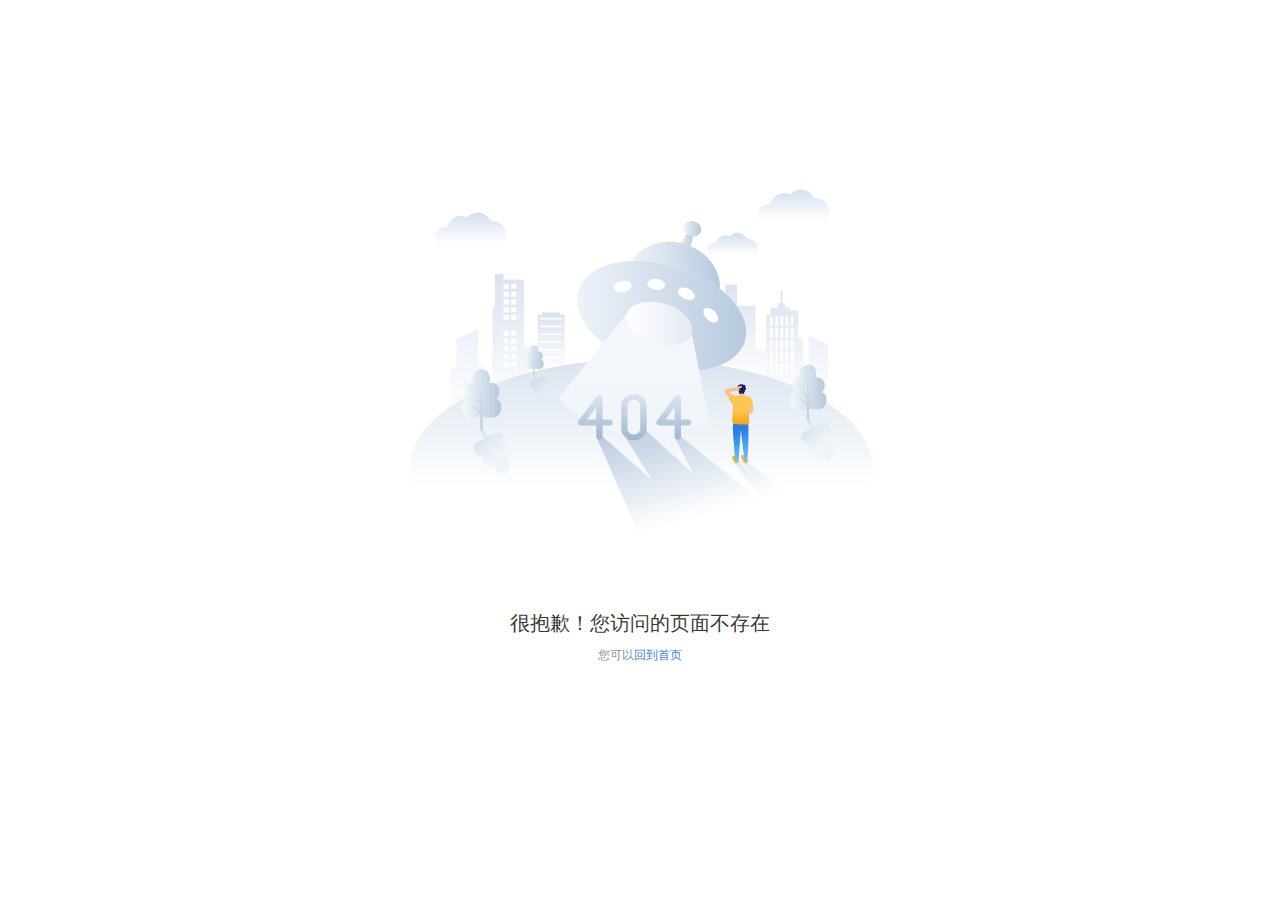
<file: web/contact/index.html>
<!DOCTYPE html><html lang="en"><head><meta charset="utf-8"><meta http-equiv="X-UA-Compatible" content="IE=edge"><meta name="viewport" content="width=device-width,initial-scale=1"><link rel="icon" href="/favicon.ico"><title>江明软件-致力于数字化转型</title><link href="/css/app.71eefa96.css" rel="preload" as="style"><link href="/css/chunk-vendors.2d48c44c.css" rel="preload" as="style"><link href="/js/app.75029d57.js" rel="preload" as="script"><link href="/js/chunk-vendors.de5891e6.js" rel="preload" as="script"><link href="/css/chunk-vendors.2d48c44c.css" rel="stylesheet"><link href="/css/app.71eefa96.css" rel="stylesheet"><meta data-vue-meta-info="true" name="keyWords" content="江明软件,jiangmingrj"><meta data-vue-meta-info="true" name="description" content="“江明软件”从事多年的网站建设工作，熟悉各行各业的网站制作，可提供域名、服务器、SEO等一站式建站服务。网站建成后无需用户操心，托管“江明软件”，高枕无忧"></head><body data-aos-easing="ease" data-aos-duration="2000" data-aos-delay="0"><svg xmlns="http://www.w3.org/2000/svg" xmlns:xlink="http://www.w3.org/1999/xlink" style="position: absolute; width: 0; height: 0" aria-hidden="true" id="__SVG_SPRITE_NODE__"><symbol xmlns="http://www.w3.org/2000/svg" xmlns:xlink="http://www.w3.org/1999/xlink" viewBox="0 0 1024 1024" id="icon-banner1">
<style type="text/css">
	#icon-banner1 .st0{opacity:0.5;}
	#icon-banner1 .st1{fill:url(#icon-banner1_SVGID_1_);}
	#icon-banner1 .st2{fill:url(#icon-banner1_SVGID_2_);}
	#icon-banner1 .st3{fill:url(#icon-banner1_SVGID_3_);}
	#icon-banner1 .st4{fill:url(#icon-banner1_SVGID_4_);}
	#icon-banner1 .st5{fill:url(#icon-banner1_SVGID_5_);}
	#icon-banner1 .st6{fill:#236FFB;}
</style>
<g>
	<g class="st0">
		<linearGradient id="icon-banner1_SVGID_1_" gradientUnits="userSpaceOnUse" x1="601.3342" y1="152.807" x2="601.3342" y2="679.19">
			<stop offset="0" style="stop-color:#39C2FF"></stop>
			<stop offset="1" style="stop-color:#236FFB;stop-opacity:0"></stop>
		</linearGradient>
		<path class="st1" d="M808.6,669.6H394.1c-84.4,0-153.1-68.7-153.1-153.1c0-58.7,33.8-111.3,84.4-136.8c-1.2-7.4-1.9-14.9-1.9-22.5    c0-74.1,60.3-134.4,134.4-134.4c20,0,39.3,4.4,56.9,12.6c32.6-71.1,103.8-118.7,185.8-118.7c112.9,0,204.8,91.9,204.8,204.8    c0,23.1-4,46.1-11.7,67.8c41.8,27.9,68,75.3,68,127.2C961.7,600.9,893,669.6,808.6,669.6z"></path>
	</g>
	<g>
		<linearGradient id="icon-banner1_SVGID_2_" gradientUnits="userSpaceOnUse" x1="235.3475" y1="437.1842" x2="630.7305" y2="911.6438">
			<stop offset="0" style="stop-color:#39C2FF"></stop>
			<stop offset="1" style="stop-color:#236FFB"></stop>
		</linearGradient>
		<path class="st2" d="M650.1,912.4H235.7c-84.4,0-153.1-68.7-153.1-153.1c0-58.7,33.8-111.3,84.4-136.8c-1.2-7.4-1.9-14.9-1.9-22.5    c0-74.1,60.3-134.4,134.4-134.4c20,0,39.3,4.4,56.9,12.6c32.6-71.1,103.8-118.7,185.8-118.7c112.9,0,204.8,91.9,204.8,204.8    c0,23.1-4,46.1-11.7,67.8c41.8,27.9,68,75.3,68,127.2C803.2,843.7,734.6,912.4,650.1,912.4z"></path>
	</g>
	<linearGradient id="icon-banner1_SVGID_3_" gradientUnits="userSpaceOnUse" x1="326.9137" y1="921.3884" x2="326.9137" y2="603.992">
		<stop offset="0" style="stop-color:#39C2FF;stop-opacity:0"></stop>
		<stop offset="0.433" style="stop-color:#C9EEFF;stop-opacity:0.6"></stop>
		<stop offset="1" style="stop-color:#FFFFFF"></stop>
	</linearGradient>
	<path class="st3" d="M205,739.5l59.7,0v162.9c0,5.5,4.5,10,10,10h117.9c5.5,0,10-4.5,10-10V740.2l59.4,0c8.9,0,13.4-10.7,7.1-17   C436,689.9,362.8,617.5,339.8,594.9c-3.9-3.9-10.1-3.8-14,0c-22.8,22.6-95.2,94.5-127.9,127.6C191.6,728.8,196.1,739.5,205,739.5z    M181.8,740h0.1H181.8z M196.7,721.5L196.7,721.5L196.7,721.5z"></path>
	<linearGradient id="icon-banner1_SVGID_4_" gradientUnits="userSpaceOnUse" x1="816.5579" y1="460.9578" x2="816.5579" y2="148.7729">
		<stop offset="0" style="stop-color:#CCE0FF"></stop>
		<stop offset="1" style="stop-color:#236FFB"></stop>
	</linearGradient>
	<path class="st4" d="M694.6,289.1l59.7,0V452c0,5.5,4.5,10,10,10h117.9c5.5,0,10-4.5,10-10V289.8l59.4,0c8.9,0,13.4-10.7,7.1-17   c-33.1-33.3-106.3-105.6-129.3-128.3c-3.9-3.9-10.1-3.8-14,0c-22.8,22.6-95.2,94.5-127.9,127.6   C681.2,278.4,685.7,289.1,694.6,289.1z M671.5,289.6h0.1H671.5z M686.4,271.1L686.4,271.1L686.4,271.1z"></path>
	<g>
		
			<linearGradient id="icon-banner1_SVGID_5_" gradientUnits="userSpaceOnUse" x1="510.1273" y1="278.2739" x2="325.046" y2="471.7049" gradientTransform="matrix(1.1591 0.129 0.129 1.1591 -346.6596 -262.3566)">
			<stop offset="0" style="stop-color:#236FFB"></stop>
			<stop offset="1" style="stop-color:#236FFB;stop-opacity:0"></stop>
		</linearGradient>
		<polygon class="st5" points="295.4,161.1 112.8,343.7 68.4,299.3 251.1,116.7   "></polygon>
		
			<rect x="219.5" y="129.9" transform="matrix(0.7071 -0.7071 0.7071 0.7071 -40.5977 224.6016)" class="st6" width="62.7" height="62.7"></rect>
	</g>
</g>
</symbol><symbol xmlns="http://www.w3.org/2000/svg" xmlns:xlink="http://www.w3.org/1999/xlink" viewBox="0 0 1024 1024" id="icon-banner2">
<style type="text/css">
	#icon-banner2 .st0{fill:url(#icon-banner2_SVGID_1_);}
	#icon-banner2 .st1{fill:url(#icon-banner2_SVGID_2_);}
	#icon-banner2 .st2{opacity:0.2;fill:#003FAF;}
	#icon-banner2 .st3{opacity:0.9;fill:#F2F2F2;}
	#icon-banner2 .st4{opacity:0.5;}
	#icon-banner2 .st5{fill:url(#icon-banner2_SVGID_3_);}
	#icon-banner2 .st6{fill:url(#icon-banner2_SVGID_4_);}
	#icon-banner2 .st7{opacity:0.2;fill:#236FFB;}
	#icon-banner2 .st8{fill:url(#icon-banner2_SVGID_5_);}
	#icon-banner2 .st9{fill:#236FFB;}
</style>
<g>
	<g>
		<g>
			<linearGradient id="icon-banner2_SVGID_1_" gradientUnits="userSpaceOnUse" x1="210.1226" y1="432.4802" x2="723.6296" y2="945.9871">
				<stop offset="0" style="stop-color:#39C2FF"></stop>
				<stop offset="1" style="stop-color:#236FFB"></stop>
			</linearGradient>
			<path class="st0" d="M136,843.1c0,23.7,19.2,43,43,43h602.8c23.7,0,43-19.2,43-43V544.5H136V843.1z"></path>
			<linearGradient id="icon-banner2_SVGID_2_" gradientUnits="userSpaceOnUse" x1="324.2953" y1="318.3075" x2="837.8022" y2="831.8145">
				<stop offset="0" style="stop-color:#39C2FF"></stop>
				<stop offset="1" style="stop-color:#236FFB"></stop>
			</linearGradient>
			<path class="st1" d="M781.7,410.6H178.9c-23.7,0-43,19.2-43,43V513h688.7v-59.4C824.7,429.8,805.5,410.6,781.7,410.6z"></path>
		</g>
		<circle class="st2" cx="198.7" cy="461.8" r="21.6"></circle>
		<circle class="st2" cx="258.4" cy="461.8" r="21.6"></circle>
		<circle class="st2" cx="316.7" cy="461.8" r="21.6"></circle>
		<path class="st3" d="M453.2,831.3c-1.6,0-3.2-0.2-4.8-0.6c-10-2.6-15.9-12.8-13.3-22.8l52.7-200.3c2.6-10,12.9-15.9,22.8-13.3    c10,2.6,15.9,12.8,13.3,22.8l-52.7,200.3C469.1,825.8,461.5,831.3,453.2,831.3z"></path>
		<path class="st3" d="M397.3,800c-5.2,0-10.3-2.1-14-6.3l-64.9-73.5c-6.5-7.4-6.2-18.6,0.8-25.5l73.5-73.5c7.3-7.3,19.1-7.3,26.4,0    c7.3,7.3,7.3,19.1,0,26.4L358,708.6l53.3,60.4c6.8,7.7,6.1,19.5-1.7,26.3C406.1,798.4,401.6,800,397.3,800z"></path>
		<path class="st3" d="M554.7,800c-4.8,0-9.6-1.8-13.2-5.5c-7.3-7.3-7.3-19.1,0-26.4l61.1-61.1l-53.3-60.4    c-6.8-7.7-6.1-19.5,1.7-26.3c7.7-6.8,19.5-6.1,26.3,1.7l64.9,73.5c6.5,7.4,6.2,18.6-0.8,25.5l-73.5,73.5    C564.3,798.2,559.5,800,554.7,800z"></path>
	</g>
	<g>
		<g class="st4">
			<linearGradient id="icon-banner2_SVGID_3_" gradientUnits="userSpaceOnUse" x1="620.8588" y1="184.2741" x2="620.8588" y2="666.8101">
				<stop offset="0" style="stop-color:#39C2FF"></stop>
				<stop offset="1" style="stop-color:#236FFB;stop-opacity:0"></stop>
			</linearGradient>
			<path class="st5" d="M274.7,614.8c0,23.9,19.3,43.2,43.2,43.2h605.9c23.9,0,43.2-19.3,43.2-43.2V314.6H274.7V614.8z"></path>
			<linearGradient id="icon-banner2_SVGID_4_" gradientUnits="userSpaceOnUse" x1="620.8588" y1="184.2741" x2="620.8588" y2="666.8101">
				<stop offset="0" style="stop-color:#39C2FF"></stop>
				<stop offset="1" style="stop-color:#236FFB;stop-opacity:0"></stop>
			</linearGradient>
			<path class="st6" d="M923.8,180H317.9c-23.9,0-43.2,19.3-43.2,43.2v59.7H967v-59.7C967,199.3,947.6,180,923.8,180z"></path>
		</g>
		<circle class="st7" cx="343.1" cy="236.3" r="21.7"></circle>
		<circle class="st7" cx="403.2" cy="236.3" r="21.7"></circle>
		<circle class="st7" cx="461.8" cy="236.3" r="21.7"></circle>
	</g>
	<g>
		
			<linearGradient id="icon-banner2_SVGID_5_" gradientUnits="userSpaceOnUse" x1="499.0216" y1="288.8758" x2="322.3272" y2="473.5414" gradientTransform="matrix(1.1591 0.129 0.129 1.1591 -346.6596 -262.3566)">
			<stop offset="0" style="stop-color:#236FFB"></stop>
			<stop offset="1" style="stop-color:#236FFB;stop-opacity:0"></stop>
		</linearGradient>
		<polygon class="st8" points="283.2,170.3 108.9,344.7 66.5,302.3 240.9,128   "></polygon>
		
			<rect x="210.7" y="140.6" transform="matrix(0.7071 -0.7071 0.7071 0.7071 -50.1186 220.1292)" class="st9" width="59.9" height="59.9"></rect>
	</g>
</g>
</symbol><symbol xmlns="http://www.w3.org/2000/svg" xmlns:xlink="http://www.w3.org/1999/xlink" viewBox="0 0 1024 1024" id="icon-banner3">
<style type="text/css">
	#icon-banner3 .st0{opacity:0.5;}
	#icon-banner3 .st1{fill:url(#icon-banner3_SVGID_1_);}
	#icon-banner3 .st2{fill:url(#icon-banner3_SVGID_2_);}
	#icon-banner3 .st3{opacity:0.8;}
	#icon-banner3 .st4{fill:#FFFFFF;}
	#icon-banner3 .st5{fill:url(#icon-banner3_SVGID_3_);}
	#icon-banner3 .st6{fill:#DCEFFF;}
	#icon-banner3 .st7{fill:url(#icon-banner3_SVGID_4_);}
	#icon-banner3 .st8{fill:#236FFB;}
</style>
<g>
	<g class="st0">
		<linearGradient id="icon-banner3_SVGID_1_" gradientUnits="userSpaceOnUse" x1="651.6523" y1="93.7185" x2="651.6523" y2="608.194">
			<stop offset="0" style="stop-color:#39C2FF"></stop>
			<stop offset="1" style="stop-color:#236FFB;stop-opacity:0"></stop>
		</linearGradient>
		<path class="st1" d="M849.1,569.5h-99.1l-33.1-44.8H586.5l-33.1,44.8h-99.1c-10,0-18.1,8.1-18.1,18.1v0c0,10,8.1,18.1,18.1,18.1    h394.8c10,0,18.1-8.1,18.1-18.1v0C867.1,577.6,859,569.5,849.1,569.5z"></path>
		<linearGradient id="icon-banner3_SVGID_2_" gradientUnits="userSpaceOnUse" x1="648.4899" y1="93.7185" x2="648.4899" y2="608.194">
			<stop offset="0" style="stop-color:#39C2FF"></stop>
			<stop offset="1" style="stop-color:#236FFB;stop-opacity:0"></stop>
		</linearGradient>
		<path class="st2" d="M928.3,63.9H368.7c-22,0-39.9,17.9-39.9,39.9v84.4v277.2c0,22,17.9,39.9,39.9,39.9h559.6    c22,0,39.9-17.9,39.9-39.9V188.2v-84.4C968.2,81.7,950.3,63.9,928.3,63.9z"></path>
	</g>
	<g class="st3">
		<path class="st4" d="M681.2,157c-10.7-2.8-21.8,3.6-24.6,14.4l-56.9,216.2c-2.8,10.8,3.6,21.8,14.4,24.6c1.7,0.4,3.4,0.7,5.1,0.7    c8.9,0,17.1-6,19.5-15l56.9-216.2C698.4,170.9,692,159.8,681.2,157z"></path>
		<path class="st4" d="M553.9,185.9l-79.4,79.4c-7.5,7.5-7.9,19.6-0.9,27.6l70,79.4c4,4.5,9.5,6.8,15.1,6.8c4.7,0,9.5-1.7,13.3-5    c8.3-7.4,9.1-20.1,1.8-28.4l-57.5-65.2l66-66c7.9-7.9,7.9-20.6,0-28.5C574.5,178,561.8,178,553.9,185.9z"></path>
		<path class="st4" d="M823.3,266.2l-70-79.4c-7.4-8.4-20.1-9.1-28.4-1.8c-8.4,7.4-9.1,20.1-1.8,28.4l57.5,65.2l-66,66    c-7.9,7.9-7.9,20.6,0,28.5c3.9,3.9,9.1,5.9,14.2,5.9c5.2,0,10.3-2,14.2-5.9l79.4-79.4C830,286.2,830.3,274.1,823.3,266.2z"></path>
	</g>
	<linearGradient id="icon-banner3_SVGID_3_" gradientUnits="userSpaceOnUse" x1="178.9745" y1="413.6335" x2="545.7114" y2="851.6804">
		<stop offset="0" style="stop-color:#39C2FF"></stop>
		<stop offset="1" style="stop-color:#236FFB"></stop>
	</linearGradient>
	<path class="st5" d="M645.5,701.3H595c-4.9,16.7-11.6,39.2-20.1,54.1l35.4,34.4c7.8,7.5,12.3,17.9,12.3,28.8   c0,10.9-4.4,21.3-12.3,28.8l-29.6,28.8c-16.5,15.9-42.7,15.9-59.2,0l-35.4-34.4c-14.9,8.3-30.7,14.9-47.1,19.5v60.6   c0,22.4-18.7,41.9-41.7,41.9h-48.6c-23-0.3-41.5-18.9-41.7-41.9v-60.6c-17.8-4.9-29.6-11.8-45.3-20.5l-36.4,35.4   c-16.5,15.9-42.7,15.9-59.2,0l-29.6-28.8c-7.8-7.5-12.3-17.9-12.3-28.8c0-10.9,4.4-21.3,12.3-28.8l37-36   c-8.1-14.4-14.5-35.3-19.1-51.4h-50.5c-23,0-47.5-18.1-47.5-40.5v-42.1c0-22.4,24.6-40.5,47.5-40.5h50.5   c4.9-16.7,11.6-25.6,20.1-40.5l-38-36.9c-7.8-7.5-12.3-17.9-12.3-28.8c0-10.9,4.4-21.3,12.3-28.8l29.6-28.8   c16.6-15.9,42.7-15.9,59.2,0l38,37c15.2-8.3,24.3-14.8,41.5-19.6v-59.1c0-22.4,18-40.5,41-40.5h50.5c23.1,0,41.7,18.1,41.7,40.5   v59.1c16.5,4.6,31.6,10.7,46.4,18.6l37.1-36c16.5-15.9,42.7-15.9,59.2,0l29.6,28.8c7.8,7.5,12.3,17.9,12.3,28.8   c0,10.9-4.4,21.3-12.3,28.8l-36.4,35.4c9,15.3,16.1,25.9,21.2,43.2h50.5c23,0,41.6,18.1,41.6,40.5v39.7   C687.2,683.1,668.5,701.3,645.5,701.3L645.5,701.3z M371.8,518.7c-68.6,0-124.2,54-124.2,120.5c0,66.6,55.6,120.6,124.2,120.6   c68.6,0,124.2-54,124.2-120.6C496,572.7,440.4,518.7,371.8,518.7L371.8,518.7z M371.8,518.7"></path>
	<path class="st6" d="M371.8,518.7c-68.6,0-124.2,54-124.2,120.5c0,66.6,55.6,120.6,124.2,120.6c68.6,0,124.2-54,124.2-120.6   C496,572.7,440.4,518.7,371.8,518.7L371.8,518.7z"></path>
	<g>
		
			<linearGradient id="icon-banner3_SVGID_4_" gradientUnits="userSpaceOnUse" x1="1004.3676" y1="684.0839" x2="813.621" y2="883.4355" gradientTransform="matrix(1.1591 0.129 0.129 1.1591 -346.6596 -262.3566)">
			<stop offset="0" style="stop-color:#236FFB"></stop>
			<stop offset="1" style="stop-color:#236FFB;stop-opacity:0"></stop>
		</linearGradient>
		<polygon class="st7" points="921.1,696.3 732.9,884.5 687.2,838.8 875.4,650.6   "></polygon>
		
			<rect x="842.8" y="664.2" transform="matrix(0.7071 -0.7071 0.7071 0.7071 -236.1914 822.8236)" class="st8" width="64.7" height="64.7"></rect>
	</g>
</g>
</symbol><symbol xmlns="http://www.w3.org/2000/svg" xmlns:xlink="http://www.w3.org/1999/xlink" viewBox="0 0 1024 1024" id="icon-banner4">
<style type="text/css">
	#icon-banner4 .st0{opacity:0.5;fill:url(#icon-banner4_SVGID_1_);}
	#icon-banner4 .st1{opacity:0.2;fill:#236FFB;}
	#icon-banner4 .st2{fill:url(#icon-banner4_SVGID_2_);}
	#icon-banner4 .st3{opacity:0.8;fill:#FFFFFF;}
	#icon-banner4 .st4{fill:url(#icon-banner4_SVGID_3_);}
	#icon-banner4 .st5{fill:#236FFB;}
</style>
<g>
	<g>
		<linearGradient id="icon-banner4_SVGID_1_" gradientUnits="userSpaceOnUse" x1="657.9224" y1="111.8802" x2="677.6562" y2="565.7576">
			<stop offset="0" style="stop-color:#39C2FF"></stop>
			<stop offset="1" style="stop-color:#236FFB;stop-opacity:0"></stop>
		</linearGradient>
		<path class="st0" d="M948.2,236.2c0-19-7.5-37.2-21-50.6c-13.3-13.4-31.6-21-50.6-21c-19,0-37.2,7.4-50.6,21    c-13.5,13.5-21,31.6-21,50.6c-0.1,23.1,11.1,44.7,29.9,58.1c-24.1,24.1-62.1,30.8-93.3,14c-23.7-12.8-42.2-34.9-49.4-58.9    c-3.1-14.5,4.7-50.2,5.1-51.3c22.9-12.5,37.2-36.6,37.3-62.7c0-19-7.5-37.2-21-50.6c-13.3-13.4-31.6-21-50.6-21    c-19,0-37.2,7.4-50.6,21c-13.4,13.3-21,31.6-21,50.6c0,19,7.4,37.2,21,50.6c5.5,5.5,12,10.1,19.2,13.6l0.5,1    c1.6,2.8,7.7,34.9,3.7,49c-7.3,24.2-26,46.8-50,59.7c-31.4,16.9-70.2,11.1-95.1-14.4c19.1-13.3,30.4-35.1,30.4-58.4    c0-19.1-7.4-37.1-20.9-50.6c-13.5-13.5-31.4-21-50.6-21c-18.9,0-37.1,7.5-50.4,21c-13.5,13.5-21,31.6-21,50.6    c0,31.8,21.1,59.8,51.7,68.6l59.7,247.8c3,12.3,14,21,26.7,21l293.7,0c12.7,0,23.7-8.7,26.7-21l59.8-247.8    C927.2,296,948.2,268,948.2,236.2L948.2,236.2z M948.2,236.2"></path>
		<path class="st1" d="M755.9,492.3H578.4c-1.9,0-3.4-1.5-3.4-3.4v-56.7c0-1.9,1.5-3.4,3.4-3.4h177.5c1.9,0,3.4,1.5,3.4,3.4v56.7    C759.3,490.8,757.8,492.3,755.9,492.3z"></path>
	</g>
	<linearGradient id="icon-banner4_SVGID_2_" gradientUnits="userSpaceOnUse" x1="153.3003" y1="352.1751" x2="594.8826" y2="778.9391">
		<stop offset="0" style="stop-color:#39C2FF"></stop>
		<stop offset="1" style="stop-color:#236FFB"></stop>
	</linearGradient>
	<path class="st2" d="M672.3,416.4c0-22.3-16.4-41.1-38.5-44.3c-89-13-157.4-37.6-227.4-95.9l-1.7-1.4   c-16.2-13.2-39.3-13.5-55.8-0.7h0c-57.1,44.9-175.5,79.5-233.5,94.5c-19.8,5.1-33.6,22.9-33.6,43.3v196.1   c0,111.5,62.1,215.8,165.9,278.4l106.2,64.1c14.2,8.6,32,8.6,46.2,0l106.2-64.1c103.8-62.6,165.9-166.8,165.9-278.4V416.4z    M405.4,671.4"></path>
	<path class="st3" d="M415.4,686.2l-28.1,28.1c-15.5,15.5-40.7,15.5-56.2,0L303,686.2L246.8,630c-15.5-15.5-15.5-40.7,0-56.2l0,0   c15.5-15.5,40.7-15.5,56.2,0l56.2,56.2l140.2-140.2c15.5-15.5,40.7-15.5,56.2,0l0,0c15.5,15.5,15.5,40.7,0,56.2L415.4,686.2z"></path>
	<g>
		
			<linearGradient id="icon-banner4_SVGID_3_" gradientUnits="userSpaceOnUse" x1="1012.0287" y1="611.903" x2="821.8516" y2="810.6595" gradientTransform="matrix(1.1591 0.129 0.129 1.1591 -346.6596 -262.3566)">
			<stop offset="0" style="stop-color:#236FFB"></stop>
			<stop offset="1" style="stop-color:#236FFB;stop-opacity:0"></stop>
		</linearGradient>
		<polygon class="st4" points="920.6,613.5 733,801.2 687.4,755.6 875,567.9   "></polygon>
		
			<rect x="842.6" y="581.5" transform="matrix(0.7071 -0.7071 0.7071 0.7071 -177.7501 798.3369)" class="st5" width="64.5" height="64.5"></rect>
	</g>
</g>
</symbol><symbol xmlns="http://www.w3.org/2000/svg" xmlns:xlink="http://www.w3.org/1999/xlink" viewBox="0 0 1024 1024" id="icon-banner5">
<style type="text/css">
	#icon-banner5 .st0{opacity:0.5;fill:url(#icon-banner5_SVGID_1_);}
	#icon-banner5 .st1{opacity:0.5;fill:url(#icon-banner5_SVGID_2_);}
	#icon-banner5 .st2{fill:url(#icon-banner5_SVGID_3_);}
	#icon-banner5 .st3{opacity:0.9;}
	#icon-banner5 .st4{fill:#F2F2F2;}
	#icon-banner5 .st5{opacity:0.2;fill:#236FFB;}
	#icon-banner5 .st6{fill:url(#icon-banner5_SVGID_4_);}
	#icon-banner5 .st7{fill:#236FFB;}
</style>
<g>
	<linearGradient id="icon-banner5_SVGID_1_" gradientUnits="userSpaceOnUse" x1="523.5554" y1="788.7794" x2="523.5554" y2="909.0266">
		<stop offset="0" style="stop-color:#39C2FF"></stop>
		<stop offset="1" style="stop-color:#236FFB"></stop>
	</linearGradient>
	<path class="st0" d="M720.5,875.4h-98.9l-33-70.5H458.5l-33,70.5h-98.9c-10,0-18,8.1-18,18v0c0,10,8.1,18,18,18h393.8   c10,0,18-8.1,18-18v0C738.5,883.4,730.4,875.4,720.5,875.4z"></path>
	<linearGradient id="icon-banner5_SVGID_2_" gradientUnits="userSpaceOnUse" x1="222.5468" y1="22.9328" x2="222.5468" y2="665.2101">
		<stop offset="0" style="stop-color:#39C2FF"></stop>
		<stop offset="1" style="stop-color:#236FFB;stop-opacity:0"></stop>
	</linearGradient>
	<path class="st1" d="M374.6,677.9H70.5c-3.1,0-5.6-2.5-5.6-5.6V114.6c0-3.1,2.5-5.6,5.6-5.6h304.2c3.1,0,5.6,2.5,5.6,5.6v557.7   C380.3,675.4,377.7,677.9,374.6,677.9z"></path>
	<g>
		<linearGradient id="icon-banner5_SVGID_3_" gradientUnits="userSpaceOnUse" x1="275.1243" y1="354.1438" x2="764.6326" y2="827.2256">
			<stop offset="0" style="stop-color:#39C2FF"></stop>
			<stop offset="1" style="stop-color:#236FFB"></stop>
		</linearGradient>
		<path class="st2" d="M799.5,371H241.3c-22,0-39.8,17.8-39.8,39.8V495v276.5c0,22,17.8,39.8,39.8,39.8h558.2    c22,0,39.8-17.8,39.8-39.8V495v-84.2C839.3,388.8,821.5,371,799.5,371z"></path>
	</g>
	<g class="st3">
		<path class="st4" d="M362.6,664.7h-62.5V519.2h64c50.1,0.5,75.4,23.7,75.9,69.6C440.1,639.4,414.3,664.7,362.6,664.7z     M347.6,553.2v77.5h10.3c22.7,0,34-13.2,34-39.5c1.6-27.4-10-40.1-34.8-38H347.6z"></path>
		<path class="st4" d="M594.3,574.6h-45.1c-2.1-15.3-10.8-23.2-26.1-23.7c-17.4,0.5-26.4,14.8-26.9,42.7c0,26.4,9.5,39.5,28.5,39.5    c14.2,0,22.4-8.2,24.5-24.5h45.9c-5.3,37.4-28.5,56.9-69.6,58.5c-49.6-1.6-75.1-26.6-76.7-75.1c2.6-48,26.9-73.5,72.7-76.7    C565.3,515.8,589.6,535.6,594.3,574.6z"></path>
		<path class="st4" d="M736.7,561.1h-45.1c-0.5-4.7-2.9-7.9-7.1-9.5c-2.6-2.1-6.6-3.2-11.9-3.2c-10.5,0-15.8,2.9-15.8,8.7    c0,5.3,9.5,10.3,28.5,15c36.9,9,55.4,24.3,55.4,45.9c-1.1,32.2-23.7,48.5-68,49c-38.5-1.6-60.1-17.4-64.8-47.4h45.9    c1.6,5.3,4.2,9.2,7.9,11.9c3.7,2.1,8.2,3.2,13.4,3.2c13.7,0,20.6-3.4,20.6-10.3c0-5.8-9.2-10.8-27.7-15    c-37.4-9-56.1-24.8-56.1-47.4c1-30,21.9-45.6,62.5-46.7C711.1,515.8,731.9,531.1,736.7,561.1z"></path>
	</g>
	<path class="st5" d="M284.8,195.9H160.3c-1.2,0-2.2-1-2.2-2.2v-32.8c0-1.2,1-2.2,2.2-2.2h124.5c1.2,0,2.2,1,2.2,2.2v32.8   C287,194.9,286,195.9,284.8,195.9z"></path>
	<g>
		
			<linearGradient id="icon-banner5_SVGID_4_" gradientUnits="userSpaceOnUse" x1="1092.4365" y1="205.9025" x2="928.7964" y2="376.9249" gradientTransform="matrix(1.1591 0.129 0.129 1.1591 -346.6596 -262.3566)">
			<stop offset="0" style="stop-color:#236FFB"></stop>
			<stop offset="1" style="stop-color:#236FFB;stop-opacity:0"></stop>
		</linearGradient>
		<polygon class="st6" points="959.3,148.2 797.9,309.7 758.6,270.5 920.1,109   "></polygon>
		
			<rect x="892.2" y="120.7" transform="matrix(0.7071 -0.7071 0.7071 0.7071 164.48 693.945)" class="st7" width="55.5" height="55.5"></rect>
	</g>
</g>
</symbol><symbol xmlns="http://www.w3.org/2000/svg" xmlns:xlink="http://www.w3.org/1999/xlink" viewBox="0 0 1024 1024" id="icon-banner6">
<style type="text/css">
	#icon-banner6 .st0{opacity:0.5;fill:url(#icon-banner6_SVGID_1_);}
	#icon-banner6 .st1{opacity:0.5;fill:url(#icon-banner6_SVGID_2_);}
	#icon-banner6 .st2{opacity:0.2;fill:#236FFB;}
	#icon-banner6 .st3{fill:url(#icon-banner6_SVGID_3_);}
	#icon-banner6 .st4{fill:#AEDCFF;}
	#icon-banner6 .st5{fill:url(#icon-banner6_SVGID_4_);}
	#icon-banner6 .st6{fill:#236FFB;}
</style>
<g>
	<linearGradient id="icon-banner6_SVGID_1_" gradientUnits="userSpaceOnUse" x1="718.9427" y1="320.9353" x2="718.9427" y2="690.5171">
		<stop offset="0" style="stop-color:#39C2FF"></stop>
		<stop offset="1" style="stop-color:#236FFB;stop-opacity:0"></stop>
	</linearGradient>
	<path class="st0" d="M936.6,311.8H501.3c-11.1,0-20,9-20,20v320.3c0,11.1,9,20,20,20h435.3c11.1,0,20-9,20-20V331.8   C956.6,320.8,947.7,311.8,936.6,311.8z"></path>
	<linearGradient id="icon-banner6_SVGID_2_" gradientUnits="userSpaceOnUse" x1="372.0907" y1="207.4727" x2="372.0907" y2="577.0546">
		<stop offset="0" style="stop-color:#39C2FF"></stop>
		<stop offset="1" style="stop-color:#236FFB;stop-opacity:0"></stop>
	</linearGradient>
	<path class="st1" d="M589.7,198.3H154.4c-11.1,0-20,9-20,20v320.3c0,11.1,9,20,20,20h435.3c11.1,0,20-9,20-20V218.4   C609.8,207.3,600.8,198.3,589.7,198.3z"></path>
	<path class="st2" d="M423.3,276.4H320.9c-6.2,0-11.3-5.1-11.3-11.3l0,0c0-6.2,5.1-11.3,11.3-11.3h102.4c6.2,0,11.3,5.1,11.3,11.3   l0,0C434.6,271.3,429.5,276.4,423.3,276.4z"></path>
	<path class="st2" d="M770.1,389.8H667.7c-6.2,0-11.3-5.1-11.3-11.3v0c0-6.2,5.1-11.3,11.3-11.3h102.4c6.2,0,11.3,5.1,11.3,11.3v0   C781.5,384.8,776.4,389.8,770.1,389.8z"></path>
	<linearGradient id="icon-banner6_SVGID_3_" gradientUnits="userSpaceOnUse" x1="329.7519" y1="429.2447" x2="711.6265" y2="811.1193">
		<stop offset="0" style="stop-color:#39C2FF"></stop>
		<stop offset="1" style="stop-color:#236FFB"></stop>
	</linearGradient>
	<path class="st3" d="M762.6,428.2H286.3c-11.1,0-20,9-20,20v351.4c0,11.1,9,20,20,20h476.3c11.1,0,20-9,20-20V448.3   C782.6,437.2,773.7,428.2,762.6,428.2z"></path>
	<path class="st4" d="M543.1,765.5H313.6c-5.8,0-10.4-4.7-10.4-10.4V569.8c0-5.8,4.7-10.4,10.4-10.4h229.5c5.8,0,10.4,4.7,10.4,10.4   v185.3C553.5,760.9,548.9,765.5,543.1,765.5z"></path>
	<path class="st4" d="M580.1,513H468.9c-6.8,0-12.3-5.5-12.3-12.3v0c0-6.8,5.5-12.3,12.3-12.3h111.2c6.8,0,12.3,5.5,12.3,12.3v0   C592.4,507.5,586.9,513,580.1,513z"></path>
	<path class="st4" d="M734,765.5H602.8c-5.8,0-10.4-4.7-10.4-10.4V569.8c0-5.8,4.7-10.4,10.4-10.4H734c5.8,0,10.4,4.7,10.4,10.4   v185.3C744.5,760.9,739.8,765.5,734,765.5z"></path>
	<g>
		
			<linearGradient id="icon-banner6_SVGID_4_" gradientUnits="userSpaceOnUse" x1="425.0954" y1="623.2932" x2="288.727" y2="765.8136" gradientTransform="matrix(1.1591 0.129 0.129 1.1591 -346.6596 -262.3566)">
			<stop offset="0" style="stop-color:#236FFB"></stop>
			<stop offset="1" style="stop-color:#236FFB;stop-opacity:0"></stop>
		</linearGradient>
		<polygon class="st5" points="237.4,540.8 102.9,675.4 70.2,642.7 204.7,508.1   "></polygon>
		
			<rect x="181.5" y="517.9" transform="matrix(0.7071 -0.7071 0.7071 0.7071 -322.6057 303.1028)" class="st6" width="46.2" height="46.2"></rect>
	</g>
</g>
</symbol><symbol xmlns="http://www.w3.org/2000/svg" xmlns:xlink="http://www.w3.org/1999/xlink" viewBox="0 0 1024 1024" id="icon-banner7">
<style type="text/css">
	#icon-banner7 .st0{opacity:0.2;fill:#236FFB;}
	#icon-banner7 .st1{opacity:0.5;fill:url(#icon-banner7_SVGID_1_);}
	#icon-banner7 .st2{fill:url(#icon-banner7_SVGID_2_);}
	#icon-banner7 .st3{fill:#DCEFFF;}
	#icon-banner7 .st4{fill:url(#icon-banner7_SVGID_3_);}
	#icon-banner7 .st5{fill:#236FFB;}
</style>
<g>
	<path class="st0" d="M840.3,390.6H530.6c-1.4,0-2.5-1.1-2.5-2.5v-32c0-1.4,1.1-2.5,2.5-2.5h309.7c1.4,0,2.5,1.1,2.5,2.5v32   C842.8,389.5,841.6,390.6,840.3,390.6z"></path>
	<path class="st0" d="M840.3,495.3H530.6c-1.4,0-2.5-1.1-2.5-2.5v-32c0-1.4,1.1-2.5,2.5-2.5h309.7c1.4,0,2.5,1.1,2.5,2.5v32   C842.8,494.2,841.6,495.3,840.3,495.3z"></path>
	<path class="st0" d="M840.3,600H530.6c-1.4,0-2.5-1.1-2.5-2.5v-32c0-1.4,1.1-2.5,2.5-2.5h309.7c1.4,0,2.5,1.1,2.5,2.5v32   C842.8,598.9,841.6,600,840.3,600z"></path>
	<linearGradient id="icon-banner7_SVGID_1_" gradientUnits="userSpaceOnUse" x1="697.0742" y1="120.067" x2="697.0742" y2="755.4047">
		<stop offset="0" style="stop-color:#39C2FF"></stop>
		<stop offset="1" style="stop-color:#236FFB;stop-opacity:0"></stop>
	</linearGradient>
	<path class="st1" d="M911.1,729.7h-428c-25.2,0-45.7-20.4-45.7-45.7V162.7c0-25.2,20.4-45.7,45.7-45.7h263.7   c12.3,0,24.1,5,32.7,13.8l164.4,168.8c8.3,8.5,13,20,13,31.9v352.6C956.8,709.3,936.3,729.7,911.1,729.7z"></path>
	<g>
		<linearGradient id="icon-banner7_SVGID_2_" gradientUnits="userSpaceOnUse" x1="168.1017" y1="412.5743" x2="657.3909" y2="901.8635">
			<stop offset="0" style="stop-color:#39C2FF"></stop>
			<stop offset="1" style="stop-color:#236FFB"></stop>
		</linearGradient>
		<path class="st2" d="M698,909.4H178.3c-37.8,0-68.4-30.6-68.4-68.4V455.8c0-37.8,30.6-68.4,68.4-68.4h117.1    c12.4,0,24.2,5.7,32,15.4l30.1,37.6c7.8,9.7,19.6,15.4,32,15.4H698c18.1,0,35.5,7.2,48.4,20c12.8,12.8,20,30.2,20,48.4v316.8    C766.4,878.8,735.8,909.4,698,909.4"></path>
	</g>
	<path class="st3" d="M540.8,700.7v-25c-0.4-13.8-11.9-24.6-25.6-24.2h-154c-13.8-0.4-25.2,10.5-25.6,24.2v111.4   c0.4,13.8,11.9,24.6,25.6,24.2h154c13.8,0.4,25.2-10.5,25.6-24.2v-7.9h-33.6v-13.5h33.6v-18.1h-33.6v-13.4h33.6v-20.1h-33.6v-13.5   H540.8z M461,734.2c-2.5,5.2-6.7,9.3-11.8,11.8h-0.1v20.5c-0.5,5.3-5.1,9.2-10.4,8.7c-0.2,0-0.3,0-0.5-0.1c-2.6,0.4-5.3-0.3-7.3-2   c-2.1-1.6-3.4-4-3.6-6.7V746c-12.6-6.1-17.9-21.2-11.8-33.8c6.1-12.6,21.2-17.9,33.8-11.8C461.8,706.4,467.1,721.6,461,734.2   L461,734.2z M384.8,617.3c0.1-22.2,18.1-40.2,40.4-40.3h26.1c22.3,0,40.4,18.1,40.4,40.4v28.3h28.6v-37.3   c0-30.4-24.7-55.1-55.1-55.1h-53.9c-30.4,0-55.1,24.7-55.1,55.1v36.9h28.5V617.3z M384.8,617.3"></path>
	<g>
		
			<linearGradient id="icon-banner7_SVGID_3_" gradientUnits="userSpaceOnUse" x1="481.7177" y1="284.9653" x2="317.481" y2="456.6111" gradientTransform="matrix(1.1591 0.129 0.129 1.1591 -346.6596 -262.3566)">
			<stop offset="0" style="stop-color:#236FFB"></stop>
			<stop offset="1" style="stop-color:#236FFB;stop-opacity:0"></stop>
		</linearGradient>
		<polygon class="st4" points="261.7,161.2 99.6,323.3 60.2,283.9 222.3,121.9   "></polygon>
		
			<rect x="194.3" y="133.6" transform="matrix(0.7071 -0.7071 0.7071 0.7071 -49.0911 204.3266)" class="st5" width="55.7" height="55.7"></rect>
	</g>
</g>
</symbol><symbol xmlns="http://www.w3.org/2000/svg" xmlns:xlink="http://www.w3.org/1999/xlink" viewBox="0 0 1024 1024" id="icon-banner8">
<style type="text/css">
	#icon-banner8 .st0{opacity:0.5;fill:url(#icon-banner8_SVGID_1_);}
	#icon-banner8 .st1{opacity:0.2;fill:#4DABFF;}
	#icon-banner8 .st2{fill:url(#icon-banner8_SVGID_2_);}
	#icon-banner8 .st3{fill:url(#icon-banner8_SVGID_3_);}
	#icon-banner8 .st4{opacity:0.9;}
	#icon-banner8 .st5{fill:#F2F2F2;}
	#icon-banner8 .st6{fill:url(#icon-banner8_SVGID_4_);}
	#icon-banner8 .st7{fill:#236FFB;}
</style>
<g>
	<g>
		<linearGradient id="icon-banner8_SVGID_1_" gradientUnits="userSpaceOnUse" x1="779.353" y1="166.3766" x2="779.353" y2="821.7527">
			<stop offset="0" style="stop-color:#39C2FF"></stop>
			<stop offset="1" style="stop-color:#236FFB;stop-opacity:0"></stop>
		</linearGradient>
		<path class="st0" d="M920.1,784.9H638.6c-20.2,0-36.6-16.4-36.6-36.6V181.6c0-20.2,16.4-36.6,36.6-36.6h281.4    c20.2,0,36.6,16.4,36.6,36.6v566.7C956.6,768.5,940.3,784.9,920.1,784.9z"></path>
		<rect x="624.8" y="221.7" class="st1" width="307.8" height="475.4"></rect>
		<path class="st1" d="M813.4,190.7h-69.6c-3.8,0-6.8-3.1-6.8-6.8v0c0-3.8,3.1-6.8,6.8-6.8h69.6c3.8,0,6.8,3.1,6.8,6.8v0    C820.3,187.6,817.2,190.7,813.4,190.7z"></path>
		<circle class="st1" cx="780.1" cy="739.1" r="26.6"></circle>
	</g>
	<g>
		<linearGradient id="icon-banner8_SVGID_2_" gradientUnits="userSpaceOnUse" x1="125.1604" y1="502.5221" x2="577.522" y2="967.1927">
			<stop offset="0" style="stop-color:#39C2FF"></stop>
			<stop offset="1" style="stop-color:#236FFB"></stop>
		</linearGradient>
		<path class="st2" d="M667.7,852.8h-92.9l-31-42H421.6l-31,42h-92.9c-9.4,0-16.9,7.6-16.9,16.9v0c0,9.4,7.6,16.9,16.9,16.9h370    c9.4,0,16.9-7.6,16.9-16.9v0C684.6,860.4,677,852.8,667.7,852.8z"></path>
		<linearGradient id="icon-banner8_SVGID_3_" gradientUnits="userSpaceOnUse" x1="265.5529" y1="365.8486" x2="717.9144" y2="830.5192">
			<stop offset="0" style="stop-color:#39C2FF"></stop>
			<stop offset="1" style="stop-color:#236FFB"></stop>
		</linearGradient>
		<path class="st3" d="M742,378.9H217.4c-20.7,0-37.4,16.7-37.4,37.4v79.1v259.8c0,20.7,16.7,37.4,37.4,37.4H742    c20.7,0,37.4-16.7,37.4-37.4V495.5v-79.1C779.4,395.7,762.6,378.9,742,378.9z"></path>
	</g>
	<g class="st4">
		<path class="st5" d="M538.5,608.8c-4.1,0-8.3-0.6-12.3-1.8c-8-2.4-12.6-10.9-10.2-18.9c2.4-8,10.9-12.6,18.9-10.2    c4.3,1.3,8.9,0.1,12.1-3l39.3-39.3c4.7-4.7,4.7-12.4,0-17.1l-39.3-39.3c-4.6-4.6-12.5-4.6-17.1,0l-39.3,39.3    c-3.1,3.1-4.3,7.6-3.1,11.9c2.3,8.1-2.4,16.5-10.5,18.8c-8.1,2.3-16.5-2.4-18.8-10.5c-4.2-14.8,0-30.8,10.9-41.6l39.3-39.3    c8-8,18.7-12.5,30.1-12.5c11.4,0,22,4.4,30.1,12.5l39.3,39.3c16.6,16.6,16.6,43.5,0,60.1l-39.3,39.3    C560.5,604.5,549.6,608.8,538.5,608.8z"></path>
		<path class="st5" d="M421,726.4c-11.3,0-22-4.4-30.1-12.4l-39.3-39.3c-8-8-12.5-18.7-12.5-30.1c0-11.4,4.4-22,12.5-30.1l39.3-39.3    c10.7-10.7,26.4-14.9,41-11c8.1,2.1,13,10.5,10.8,18.6c-2.2,8.1-10.5,13-18.6,10.8c-4.2-1.1-8.6,0.1-11.7,3.1L373.1,636    c-2.3,2.3-3.5,5.3-3.5,8.6c0,3.2,1.3,6.3,3.5,8.6l39.3,39.3c4.6,4.6,12.6,4.6,17.1,0l39.3-39.3c3.1-3.1,4.3-7.6,3.1-11.9    c-2.3-8.1,2.4-16.5,10.5-18.8c8.1-2.3,16.5,2.4,18.8,10.5c4.2,14.8,0,30.8-10.8,41.7L451,714C443,722,432.3,726.4,421,726.4z"></path>
		<path class="st5" d="M449.6,631.2c-3.9,0-7.8-1.5-10.7-4.5c-5.9-5.9-5.9-15.6,0-21.5l59.6-59.6c5.9-5.9,15.6-5.9,21.5,0    c5.9,5.9,5.9,15.6,0,21.5l-59.6,59.6C457.3,629.7,453.5,631.2,449.6,631.2z"></path>
	</g>
	<g>
		
			<linearGradient id="icon-banner8_SVGID_4_" gradientUnits="userSpaceOnUse" x1="474.3916" y1="314.1435" x2="320.7384" y2="474.7285" gradientTransform="matrix(1.1591 0.129 0.129 1.1591 -346.6596 -262.3566)">
			<stop offset="0" style="stop-color:#236FFB"></stop>
			<stop offset="1" style="stop-color:#236FFB;stop-opacity:0"></stop>
		</linearGradient>
		<polygon class="st6" points="256.1,192.1 104.5,343.7 67.6,306.9 219.3,155.3   "></polygon>
		
			<rect x="193" y="166.2" transform="matrix(0.7071 -0.7071 0.7071 0.7071 -71.7979 211.2225)" class="st7" width="52.1" height="52.1"></rect>
	</g>
</g>
</symbol><symbol xmlns="http://www.w3.org/2000/svg" xmlns:xlink="http://www.w3.org/1999/xlink" viewBox="0 0 1024 1024" id="icon-banner9">
<style type="text/css">
	#icon-banner9 .st0{opacity:0.5;fill:url(#icon-banner9_SVGID_1_);}
	#icon-banner9 .st1{opacity:0.2;fill:#4DABFF;}
	#icon-banner9 .st2{fill:url(#icon-banner9_SVGID_2_);}
	#icon-banner9 .st3{fill:url(#icon-banner9_SVGID_3_);}
	#icon-banner9 .st4{opacity:0.9;}
	#icon-banner9 .st5{fill:#F2F2F2;}
	#icon-banner9 .st6{fill:url(#icon-banner9_SVGID_4_);}
	#icon-banner9 .st7{fill:#236FFB;}
</style>
<g>
	<g>
		<linearGradient id="icon-banner9_SVGID_1_" gradientUnits="userSpaceOnUse" x1="779.353" y1="166.3766" x2="779.353" y2="821.7527">
			<stop offset="0" style="stop-color:#39C2FF"></stop>
			<stop offset="1" style="stop-color:#236FFB;stop-opacity:0"></stop>
		</linearGradient>
		<path class="st0" d="M920.1,784.9H638.6c-20.2,0-36.6-16.4-36.6-36.6V181.6c0-20.2,16.4-36.6,36.6-36.6h281.4    c20.2,0,36.6,16.4,36.6,36.6v566.7C956.6,768.5,940.3,784.9,920.1,784.9z"></path>
		<rect x="624.8" y="221.7" class="st1" width="307.8" height="475.4"></rect>
		<path class="st1" d="M813.4,190.7h-69.6c-3.8,0-6.8-3.1-6.8-6.8v0c0-3.8,3.1-6.8,6.8-6.8h69.6c3.8,0,6.8,3.1,6.8,6.8v0    C820.3,187.6,817.2,190.7,813.4,190.7z"></path>
		<circle class="st1" cx="780.1" cy="739.1" r="26.6"></circle>
	</g>
	<g>
		<linearGradient id="icon-banner9_SVGID_2_" gradientUnits="userSpaceOnUse" x1="125.1604" y1="502.5221" x2="577.522" y2="967.1927">
			<stop offset="0" style="stop-color:#39C2FF"></stop>
			<stop offset="1" style="stop-color:#236FFB"></stop>
		</linearGradient>
		<path class="st2" d="M667.7,852.8h-92.9l-31-42H421.6l-31,42h-92.9c-9.4,0-16.9,7.6-16.9,16.9v0c0,9.4,7.6,16.9,16.9,16.9h370    c9.4,0,16.9-7.6,16.9-16.9v0C684.6,860.4,677,852.8,667.7,852.8z"></path>
		<linearGradient id="icon-banner9_SVGID_3_" gradientUnits="userSpaceOnUse" x1="265.5529" y1="365.8486" x2="717.9144" y2="830.5192">
			<stop offset="0" style="stop-color:#39C2FF"></stop>
			<stop offset="1" style="stop-color:#236FFB"></stop>
		</linearGradient>
		<path class="st3" d="M742,378.9H217.4c-20.7,0-37.4,16.7-37.4,37.4v79.1v259.8c0,20.7,16.7,37.4,37.4,37.4H742    c20.7,0,37.4-16.7,37.4-37.4V495.5v-79.1C779.4,395.7,762.6,378.9,742,378.9z"></path>
	</g>
	<g class="st4">
		<path class="st5" d="M538.5,608.8c-4.1,0-8.3-0.6-12.3-1.8c-8-2.4-12.6-10.9-10.2-18.9c2.4-8,10.9-12.6,18.9-10.2    c4.3,1.3,8.9,0.1,12.1-3l39.3-39.3c4.7-4.7,4.7-12.4,0-17.1l-39.3-39.3c-4.6-4.6-12.5-4.6-17.1,0l-39.3,39.3    c-3.1,3.1-4.3,7.6-3.1,11.9c2.3,8.1-2.4,16.5-10.5,18.8c-8.1,2.3-16.5-2.4-18.8-10.5c-4.2-14.8,0-30.8,10.9-41.6l39.3-39.3    c8-8,18.7-12.5,30.1-12.5c11.4,0,22,4.4,30.1,12.5l39.3,39.3c16.6,16.6,16.6,43.5,0,60.1l-39.3,39.3    C560.5,604.5,549.6,608.8,538.5,608.8z"></path>
		<path class="st5" d="M421,726.4c-11.3,0-22-4.4-30.1-12.4l-39.3-39.3c-8-8-12.5-18.7-12.5-30.1c0-11.4,4.4-22,12.5-30.1l39.3-39.3    c10.7-10.7,26.4-14.9,41-11c8.1,2.1,13,10.5,10.8,18.6c-2.2,8.1-10.5,13-18.6,10.8c-4.2-1.1-8.6,0.1-11.7,3.1L373.1,636    c-2.3,2.3-3.5,5.3-3.5,8.6c0,3.2,1.3,6.3,3.5,8.6l39.3,39.3c4.6,4.6,12.6,4.6,17.1,0l39.3-39.3c3.1-3.1,4.3-7.6,3.1-11.9    c-2.3-8.1,2.4-16.5,10.5-18.8c8.1-2.3,16.5,2.4,18.8,10.5c4.2,14.8,0,30.8-10.8,41.7L451,714C443,722,432.3,726.4,421,726.4z"></path>
		<path class="st5" d="M449.6,631.2c-3.9,0-7.8-1.5-10.7-4.5c-5.9-5.9-5.9-15.6,0-21.5l59.6-59.6c5.9-5.9,15.6-5.9,21.5,0    c5.9,5.9,5.9,15.6,0,21.5l-59.6,59.6C457.3,629.7,453.5,631.2,449.6,631.2z"></path>
	</g>
	<g>
		
			<linearGradient id="icon-banner9_SVGID_4_" gradientUnits="userSpaceOnUse" x1="474.3916" y1="314.1435" x2="320.7384" y2="474.7285" gradientTransform="matrix(1.1591 0.129 0.129 1.1591 -346.6596 -262.3566)">
			<stop offset="0" style="stop-color:#236FFB"></stop>
			<stop offset="1" style="stop-color:#236FFB;stop-opacity:0"></stop>
		</linearGradient>
		<polygon class="st6" points="256.1,192.1 104.5,343.7 67.6,306.9 219.3,155.3   "></polygon>
		
			<rect x="193" y="166.2" transform="matrix(0.7071 -0.7071 0.7071 0.7071 -71.7979 211.2225)" class="st7" width="52.1" height="52.1"></rect>
	</g>
</g>
</symbol><symbol xmlns="http://www.w3.org/2000/svg" xmlns:xlink="http://www.w3.org/1999/xlink" viewBox="0 0 1024 1024" id="icon-bigData">
<style type="text/css">
	#icon-bigData .st0{opacity:0.5;}
	#icon-bigData .st1{fill:url(#icon-bigData_SVGID_1_);}
	#icon-bigData .st2{fill:url(#icon-bigData_SVGID_2_);}
	#icon-bigData .st3{opacity:0.8;fill:#FFFFFF;}
	#icon-bigData .st4{opacity:0.2;fill:#003677;}
	#icon-bigData .st5{fill:url(#icon-bigData_SVGID_3_);}
	#icon-bigData .st6{fill:url(#icon-bigData_SVGID_4_);}
	#icon-bigData .st7{opacity:0.2;fill:#236FFB;}
	#icon-bigData .st8{fill:url(#icon-bigData_SVGID_5_);}
	#icon-bigData .st9{fill:#236FFB;}
</style>
<g>
	<g class="st0">
		<linearGradient id="icon-bigData_SVGID_1_" gradientUnits="userSpaceOnUse" x1="591.0228" y1="167.6191" x2="591.0228" y2="632.0825">
			<stop offset="0" style="stop-color:#39C2FF"></stop>
			<stop offset="1" style="stop-color:#236FFB;stop-opacity:0"></stop>
		</linearGradient>
		<path class="st1" d="M847.2,630H334.9c-37.2,0-67.4-30.2-67.4-67.4V212.1c0-37.2,30.2-67.4,67.4-67.4h115.4    c12.3,0,23.9,5.6,31.5,15.2l29.7,37c7.7,9.6,19.3,15.2,31.5,15.2h304.1c17.9,0,35,7.1,47.7,19.7c12.6,12.6,19.7,29.8,19.7,47.7    v283.1C914.6,599.9,884.4,630,847.2,630"></path>
	</g>
	<g>
		<linearGradient id="icon-bigData_SVGID_2_" gradientUnits="userSpaceOnUse" x1="65.168" y1="467.2713" x2="736.4326" y2="467.2713">
			<stop offset="0" style="stop-color:#39C2FF"></stop>
			<stop offset="1" style="stop-color:#236FFB"></stop>
		</linearGradient>
		<path class="st2" d="M715.1,539.1H86.5c-11.8,0-21.3-9.6-21.3-21.3V416.8c0-11.8,9.6-21.3,21.3-21.3h628.6    c11.8,0,21.3,9.6,21.3,21.3v100.9C736.4,529.5,726.9,539.1,715.1,539.1z"></path>
		<circle class="st3" cx="149.4" cy="467.3" r="35.5"></circle>
		<path class="st4" d="M475.8,466.7l-32,32c-8.5,8.5-22.4,8.5-30.9,0l0,0c-8.5-8.5-8.5-22.4,0-30.9l32-32c8.5-8.5,22.4-8.5,30.9,0    l0,0C484.3,444.3,484.3,458.2,475.8,466.7z"></path>
		<path class="st4" d="M572.2,466.7l-32,32c-8.5,8.5-22.4,8.5-30.9,0l0,0c-8.5-8.5-8.5-22.4,0-30.9l32-32c8.5-8.5,22.4-8.5,30.9,0v0    C580.8,444.3,580.8,458.2,572.2,466.7z"></path>
		<path class="st4" d="M671.9,466.7l-32,32c-8.5,8.5-22.4,8.5-30.9,0l0,0c-8.5-8.5-8.5-22.4,0-30.9l32-32c8.5-8.5,22.4-8.5,30.9,0v0    C680.5,444.3,680.5,458.2,671.9,466.7z"></path>
		<linearGradient id="icon-bigData_SVGID_3_" gradientUnits="userSpaceOnUse" x1="65.168" y1="637.3232" x2="736.4326" y2="637.3232">
			<stop offset="0" style="stop-color:#39C2FF"></stop>
			<stop offset="1" style="stop-color:#236FFB"></stop>
		</linearGradient>
		<path class="st5" d="M715.1,709.1H86.5c-11.8,0-21.3-9.6-21.3-21.3V586.9c0-11.8,9.6-21.3,21.3-21.3h628.6    c11.8,0,21.3,9.6,21.3,21.3v100.9C736.4,699.6,726.9,709.1,715.1,709.1z"></path>
		<circle class="st3" cx="149.4" cy="637.3" r="35.5"></circle>
		<path class="st4" d="M475.8,636.8l-32,32c-8.5,8.5-22.4,8.5-30.9,0h0c-8.5-8.5-8.5-22.4,0-30.9l32-32c8.5-8.5,22.4-8.5,30.9,0l0,0    C484.3,614.4,484.3,628.2,475.8,636.8z"></path>
		<path class="st4" d="M572.2,636.8l-32,32c-8.5,8.5-22.4,8.5-30.9,0l0,0c-8.5-8.5-8.5-22.4,0-30.9l32-32c8.5-8.5,22.4-8.5,30.9,0    l0,0C580.8,614.4,580.8,628.2,572.2,636.8z"></path>
		<path class="st4" d="M671.9,636.8l-32,32c-8.5,8.5-22.4,8.5-30.9,0l0,0c-8.5-8.5-8.5-22.4,0-30.9l32-32c8.5-8.5,22.4-8.5,30.9,0v0    C680.5,614.4,680.5,628.2,671.9,636.8z"></path>
		<linearGradient id="icon-bigData_SVGID_4_" gradientUnits="userSpaceOnUse" x1="65.168" y1="807.3751" x2="736.4326" y2="807.3751">
			<stop offset="0" style="stop-color:#39C2FF"></stop>
			<stop offset="1" style="stop-color:#236FFB"></stop>
		</linearGradient>
		<path class="st6" d="M715.1,879.2H86.5c-11.8,0-21.3-9.6-21.3-21.3V756.9c0-11.8,9.6-21.3,21.3-21.3h628.6    c11.8,0,21.3,9.6,21.3,21.3v100.9C736.4,869.6,726.9,879.2,715.1,879.2z"></path>
		<circle class="st3" cx="149.4" cy="807.4" r="35.5"></circle>
		<path class="st4" d="M475.8,806.8l-32,32c-8.5,8.5-22.4,8.5-30.9,0h0c-8.5-8.5-8.5-22.4,0-30.9l32-32c8.5-8.5,22.4-8.5,30.9,0h0    C484.3,784.4,484.3,798.3,475.8,806.8z"></path>
		<path class="st4" d="M572.2,806.8l-32,32c-8.5,8.5-22.4,8.5-30.9,0l0,0c-8.5-8.5-8.5-22.4,0-30.9l32-32c8.5-8.5,22.4-8.5,30.9,0v0    C580.8,784.4,580.8,798.3,572.2,806.8z"></path>
		<path class="st4" d="M671.9,806.8l-32,32c-8.5,8.5-22.4,8.5-30.9,0l0,0c-8.5-8.5-8.5-22.4,0-30.9l32-32c8.5-8.5,22.4-8.5,30.9,0    l0,0C680.5,784.4,680.5,798.3,671.9,806.8z"></path>
	</g>
	<path class="st7" d="M797.8,335.8H395.3c-8.3,0-15-6.7-15-15v0c0-8.3,6.7-15,15-15h402.4c8.3,0,15,6.7,15,15v0   C812.8,329,806.1,335.8,797.8,335.8z"></path>
	<path class="st7" d="M797.8,436.3H395.3c-8.3,0-15-6.7-15-15v0c0-8.3,6.7-15,15-15h402.4c8.3,0,15,6.7,15,15v0   C812.8,429.6,806.1,436.3,797.8,436.3z"></path>
	<path class="st7" d="M745.8,536.9H395.3c-8.3,0-15-6.7-15-15v0c0-8.3,6.7-15,15-15h350.4c8.3,0,15,6.7,15,15v0   C760.8,530.2,754.1,536.9,745.8,536.9z"></path>
	<g>
		
			<linearGradient id="icon-bigData_SVGID_5_" gradientUnits="userSpaceOnUse" x1="1045.5204" y1="628.6694" x2="883.6478" y2="797.8446" gradientTransform="matrix(1.1591 0.129 0.129 1.1591 -346.6596 -262.3566)">
			<stop offset="0" style="stop-color:#236FFB"></stop>
			<stop offset="1" style="stop-color:#236FFB;stop-opacity:0"></stop>
		</linearGradient>
		<polygon class="st8" points="959.3,631.9 799.6,791.6 760.8,752.8 920.5,593.1   "></polygon>
		
			<rect x="892.9" y="604.6" transform="matrix(0.7071 -0.7071 0.7071 0.7071 -177.3929 835.9062)" class="st9" width="54.9" height="54.9"></rect>
	</g>
</g>
</symbol><symbol xmlns="http://www.w3.org/2000/svg" xmlns:xlink="http://www.w3.org/1999/xlink" viewBox="0 0 1024 1024" id="icon-dingzhi">
<style type="text/css">
	#icon-dingzhi .st0{opacity:0.5;}
	#icon-dingzhi .st1{fill:url(#icon-dingzhi_SVGID_1_);}
	#icon-dingzhi .st2{fill:url(#icon-dingzhi_SVGID_2_);}
	#icon-dingzhi .st3{opacity:0.8;}
	#icon-dingzhi .st4{fill:#FFFFFF;}
	#icon-dingzhi .st5{fill:url(#icon-dingzhi_SVGID_3_);}
	#icon-dingzhi .st6{fill:#DCEFFF;}
	#icon-dingzhi .st7{fill:url(#icon-dingzhi_SVGID_4_);}
	#icon-dingzhi .st8{fill:#236FFB;}
</style>
<g>
	<g class="st0">
		<linearGradient id="icon-dingzhi_SVGID_1_" gradientUnits="userSpaceOnUse" x1="651.6523" y1="93.7185" x2="651.6523" y2="608.194">
			<stop offset="0" style="stop-color:#39C2FF"></stop>
			<stop offset="1" style="stop-color:#236FFB;stop-opacity:0"></stop>
		</linearGradient>
		<path class="st1" d="M849.1,569.5h-99.1l-33.1-44.8H586.5l-33.1,44.8h-99.1c-10,0-18.1,8.1-18.1,18.1v0c0,10,8.1,18.1,18.1,18.1    h394.8c10,0,18.1-8.1,18.1-18.1v0C867.1,577.6,859,569.5,849.1,569.5z"></path>
		<linearGradient id="icon-dingzhi_SVGID_2_" gradientUnits="userSpaceOnUse" x1="648.4899" y1="93.7185" x2="648.4899" y2="608.194">
			<stop offset="0" style="stop-color:#39C2FF"></stop>
			<stop offset="1" style="stop-color:#236FFB;stop-opacity:0"></stop>
		</linearGradient>
		<path class="st2" d="M928.3,63.9H368.7c-22,0-39.9,17.9-39.9,39.9v84.4v277.2c0,22,17.9,39.9,39.9,39.9h559.6    c22,0,39.9-17.9,39.9-39.9V188.2v-84.4C968.2,81.7,950.3,63.9,928.3,63.9z"></path>
	</g>
	<g class="st3">
		<path class="st4" d="M681.2,157c-10.7-2.8-21.8,3.6-24.6,14.4l-56.9,216.2c-2.8,10.8,3.6,21.8,14.4,24.6c1.7,0.4,3.4,0.7,5.1,0.7    c8.9,0,17.1-6,19.5-15l56.9-216.2C698.4,170.9,692,159.8,681.2,157z"></path>
		<path class="st4" d="M553.9,185.9l-79.4,79.4c-7.5,7.5-7.9,19.6-0.9,27.6l70,79.4c4,4.5,9.5,6.8,15.1,6.8c4.7,0,9.5-1.7,13.3-5    c8.3-7.4,9.1-20.1,1.8-28.4l-57.5-65.2l66-66c7.9-7.9,7.9-20.6,0-28.5C574.5,178,561.8,178,553.9,185.9z"></path>
		<path class="st4" d="M823.3,266.2l-70-79.4c-7.4-8.4-20.1-9.1-28.4-1.8c-8.4,7.4-9.1,20.1-1.8,28.4l57.5,65.2l-66,66    c-7.9,7.9-7.9,20.6,0,28.5c3.9,3.9,9.1,5.9,14.2,5.9c5.2,0,10.3-2,14.2-5.9l79.4-79.4C830,286.2,830.3,274.1,823.3,266.2z"></path>
	</g>
	<linearGradient id="icon-dingzhi_SVGID_3_" gradientUnits="userSpaceOnUse" x1="178.9745" y1="413.6335" x2="545.7114" y2="851.6804">
		<stop offset="0" style="stop-color:#39C2FF"></stop>
		<stop offset="1" style="stop-color:#236FFB"></stop>
	</linearGradient>
	<path class="st5" d="M645.5,701.3H595c-4.9,16.7-11.6,39.2-20.1,54.1l35.4,34.4c7.8,7.5,12.3,17.9,12.3,28.8   c0,10.9-4.4,21.3-12.3,28.8l-29.6,28.8c-16.5,15.9-42.7,15.9-59.2,0l-35.4-34.4c-14.9,8.3-30.7,14.9-47.1,19.5v60.6   c0,22.4-18.7,41.9-41.7,41.9h-48.6c-23-0.3-41.5-18.9-41.7-41.9v-60.6c-17.8-4.9-29.6-11.8-45.3-20.5l-36.4,35.4   c-16.5,15.9-42.7,15.9-59.2,0l-29.6-28.8c-7.8-7.5-12.3-17.9-12.3-28.8c0-10.9,4.4-21.3,12.3-28.8l37-36   c-8.1-14.4-14.5-35.3-19.1-51.4h-50.5c-23,0-47.5-18.1-47.5-40.5v-42.1c0-22.4,24.6-40.5,47.5-40.5h50.5   c4.9-16.7,11.6-25.6,20.1-40.5l-38-36.9c-7.8-7.5-12.3-17.9-12.3-28.8c0-10.9,4.4-21.3,12.3-28.8l29.6-28.8   c16.6-15.9,42.7-15.9,59.2,0l38,37c15.2-8.3,24.3-14.8,41.5-19.6v-59.1c0-22.4,18-40.5,41-40.5h50.5c23.1,0,41.7,18.1,41.7,40.5   v59.1c16.5,4.6,31.6,10.7,46.4,18.6l37.1-36c16.5-15.9,42.7-15.9,59.2,0l29.6,28.8c7.8,7.5,12.3,17.9,12.3,28.8   c0,10.9-4.4,21.3-12.3,28.8l-36.4,35.4c9,15.3,16.1,25.9,21.2,43.2h50.5c23,0,41.6,18.1,41.6,40.5v39.7   C687.2,683.1,668.5,701.3,645.5,701.3L645.5,701.3z M371.8,518.7c-68.6,0-124.2,54-124.2,120.5c0,66.6,55.6,120.6,124.2,120.6   c68.6,0,124.2-54,124.2-120.6C496,572.7,440.4,518.7,371.8,518.7L371.8,518.7z M371.8,518.7"></path>
	<path class="st6" d="M371.8,518.7c-68.6,0-124.2,54-124.2,120.5c0,66.6,55.6,120.6,124.2,120.6c68.6,0,124.2-54,124.2-120.6   C496,572.7,440.4,518.7,371.8,518.7L371.8,518.7z"></path>
	<g>
		
			<linearGradient id="icon-dingzhi_SVGID_4_" gradientUnits="userSpaceOnUse" x1="1004.3676" y1="684.0839" x2="813.621" y2="883.4355" gradientTransform="matrix(1.1591 0.129 0.129 1.1591 -346.6596 -262.3566)">
			<stop offset="0" style="stop-color:#236FFB"></stop>
			<stop offset="1" style="stop-color:#236FFB;stop-opacity:0"></stop>
		</linearGradient>
		<polygon class="st7" points="921.1,696.3 732.9,884.5 687.2,838.8 875.4,650.6   "></polygon>
		
			<rect x="842.8" y="664.2" transform="matrix(0.7071 -0.7071 0.7071 0.7071 -236.1914 822.8236)" class="st8" width="64.7" height="64.7"></rect>
	</g>
</g>
</symbol><symbol xmlns="http://www.w3.org/2000/svg" class="icon" viewBox="0 0 1024 1024" id="icon-base"><path d="M631.538537 576.803935c-15.763009 0-31.527041 2.626827-47.290049 8.757454l-14.887059 5.254677-7.005554-14.012132c-33.277918-64.804958-98.958826-105.08843-171.644265-105.08843-105.96438 0-192.661951 86.698594-192.661951 192.661951l0 20.141736L177.905876 682.768315c-4.378727-0.87595-8.757454-0.87595-13.136182-0.87595-48.165999 0-87.573521 39.408545-87.573521 87.573521s39.408545 87.573521 87.573521 87.573521l466.768843 0c77.06519 0 140.118248-63.053058 140.118248-140.118248C771.655761 638.982066 708.602703 576.803935 631.538537 576.803935z" p-id="2865"></path><path d="M317.148174 166.958546l0 210.17686 629.655653 0 0-210.17686C946.803827 166.958546 317.148174 166.958546 317.148174 166.958546zM925.786141 356.118743 338.16586 356.118743 338.16586 187.977255l587.620281 0L925.786141 356.118743z" p-id="2866"></path><path d="M391.585513 261.538645l240.827951 0 0 21.017686-240.827951 0 0-21.017686Z" p-id="2867"></path><path d="M826.827315 272.047999m-31.527041 0a30.809 30.809 0 1 0 63.054081 0 30.809 30.809 0 1 0-63.054081 0Z" p-id="2868"></path><path d="M826.827315 512m-31.527041 0a30.809 30.809 0 1 0 63.054081 0 30.809 30.809 0 1 0-63.054081 0Z" p-id="2869"></path><path d="M792.673447 667.881257l133.11167 0 0 168.141488L734.875067 836.022745c-12.260232 8.757454-26.272363 15.763009-41.159422 21.017686L945.927877 857.040431l0-210.17686L783.915993 646.86357C787.419793 653.869125 790.04662 660.875702 792.673447 667.881257z" p-id="2870"></path><path d="M826.827315 751.952001m-31.527041 0a30.809 30.809 0 1 0 63.054081 0 30.809 30.809 0 1 0-63.054081 0Z" p-id="2871"></path><path d="M317.148174 455.952496c7.005554-2.626827 14.012132-4.378727 21.017686-6.130627L338.16586 427.929256l587.620281 0 0 168.141488L745.384421 596.070744c7.005554 6.130627 14.012132 13.136182 20.141736 21.017686l181.27767 0 0-210.17686L317.148174 406.91157 317.148174 455.952496z" p-id="2872"></path><path d="M547.46677 522.508331l84.946694 0 0-21.017686L527.325034 501.490645C534.331611 508.497223 541.337165 515.502777 547.46677 522.508331z" p-id="2873"></path></symbol><symbol xmlns="http://www.w3.org/2000/svg" class="icon" viewBox="0 0 1024 1024" id="icon-base2"><path d="M832 106.666667H192C145.066667 106.666667 106.666667 145.066667 106.666667 192v128h810.666666V192c0-46.933333-38.4-85.333333-85.333333-85.333333zM512 522.666667l-85.333333 21.333333 85.333333 21.333333 85.333333-21.333333zM533.333333 793.6l128-32v-189.866667l-128 32z" p-id="4830"></path><path d="M106.666667 384v448c0 46.933333 38.4 85.333333 85.333333 85.333333h640c46.933333 0 85.333333-38.4 85.333333-85.333333V384H106.666667z m597.333333 162.133333v230.4c0 6.4-2.133333 12.8-6.4 17.066667h-2.133333l-4.266667 4.266667c-2.133333 0-4.266667 0-4.266667 2.133333l-164.266666 40.533333c-2.133333 0-4.266667 0-4.266667 2.133334h-2.133333H509.866667h-2.133334l-164.266666-40.533334c-2.133333 0-4.266667 0-6.4-2.133333l-2.133334-2.133333c-2.133333 0-2.133333-2.133333-4.266666-2.133334l-2.133334-2.133333c0-2.133333-2.133333-2.133333-2.133333-4.266667v-4.266666-238.933334-2.133333-2.133333c0-2.133333 0-4.266667 2.133333-6.4V533.333333c0-2.133333 2.133333-4.266667 4.266667-4.266666l2.133333-2.133334c2.133333 0 2.133333-2.133333 4.266667-2.133333h4.266667l164.266666-40.533333c2.133333 0 4.266667-2.133333 6.4-2.133334h4.266667c2.133333 0 4.266667 0 6.4 2.133334l164.266667 40.533333H695.466667l2.133333 2.133333s2.133333 0 2.133333 2.133334c0 0 2.133333 2.133333 2.133334 4.266666l2.133333 2.133334v10.666666c0-2.133333 0 0 0 0z" p-id="4831"></path></symbol><symbol xmlns="http://www.w3.org/2000/svg" class="icon" viewBox="0 0 1024 1024" id="icon-close"><path d="M550.848 502.496l308.64-308.896a31.968 31.968 0 1 0-45.248-45.248l-308.608 308.896-308.64-308.928a31.968 31.968 0 1 0-45.248 45.248l308.64 308.896-308.64 308.896a31.968 31.968 0 1 0 45.248 45.248l308.64-308.896 308.608 308.896a31.968 31.968 0 1 0 45.248-45.248l-308.64-308.864z" p-id="10645"></path></symbol><symbol xmlns="http://www.w3.org/2000/svg" xmlns:xlink="http://www.w3.org/1999/xlink" viewBox="0 0 1238 1116" id="icon-403">
    <!-- Generator: Sketch 60.1 (88133) - https://sketch.com -->
    <title>编组 26</title>
    <desc>Created with Sketch.</desc>
    <defs>
        <linearGradient x1="50%" y1="0%" x2="50%" y2="86.0706991%" id="icon-403_linearGradient-1">
            <stop stop-color="#D2DEFB" offset="0%"></stop>
            <stop stop-color="#F3F4F8" offset="100%"></stop>
        </linearGradient>
        <linearGradient x1="50%" y1="0%" x2="50%" y2="43.9096274%" id="icon-403_linearGradient-2">
            <stop stop-color="#E5ECF8" offset="0%"></stop>
            <stop stop-color="#F3F4F6" offset="100%"></stop>
        </linearGradient>
        <linearGradient x1="50%" y1="0%" x2="50%" y2="86.0706991%" id="icon-403_linearGradient-3">
            <stop stop-color="#D8E3FB" offset="0%"></stop>
            <stop stop-color="#F3F4F8" offset="100%"></stop>
        </linearGradient>
        <linearGradient x1="50%" y1="0%" x2="50%" y2="43.9096274%" id="icon-403_linearGradient-4">
            <stop stop-color="#E5ECF8" offset="0%"></stop>
            <stop stop-color="#F3F4F6" offset="100%"></stop>
        </linearGradient>
        <linearGradient x1="50%" y1="0%" x2="50%" y2="100%" id="icon-403_linearGradient-5">
            <stop stop-color="#D4E0FC" offset="0%"></stop>
            <stop stop-color="#E0E8FE" offset="100%"></stop>
        </linearGradient>
        <linearGradient x1="50%" y1="0%" x2="50%" y2="100%" id="icon-403_linearGradient-6">
            <stop stop-color="#D4E0FC" offset="0%"></stop>
            <stop stop-color="#E0E8FE" offset="100%"></stop>
        </linearGradient>
        <linearGradient x1="50%" y1="0%" x2="50%" y2="86.0706991%" id="icon-403_linearGradient-7">
            <stop stop-color="#D2DEFB" offset="0%"></stop>
            <stop stop-color="#F3F4F8" offset="100%"></stop>
        </linearGradient>
        <linearGradient x1="50%" y1="0%" x2="50%" y2="43.9096274%" id="icon-403_linearGradient-8">
            <stop stop-color="#E5ECF8" offset="0%"></stop>
            <stop stop-color="#F3F4F6" offset="100%"></stop>
        </linearGradient>
        <linearGradient x1="50%" y1="0%" x2="50%" y2="88.0272486%" id="icon-403_linearGradient-9">
            <stop stop-color="#D0DDFC" offset="0%"></stop>
            <stop stop-color="#F3F4F8" offset="100%"></stop>
        </linearGradient>
        <linearGradient x1="50%" y1="0%" x2="50%" y2="100%" id="icon-403_linearGradient-10">
            <stop stop-color="#E8EDF8" offset="0%"></stop>
            <stop stop-color="#F4F5F6" offset="100%"></stop>
        </linearGradient>
        <linearGradient x1="50%" y1="0%" x2="50%" y2="88.0272486%" id="icon-403_linearGradient-11">
            <stop stop-color="#D0DDFC" offset="0%"></stop>
            <stop stop-color="#F3F4F8" offset="100%"></stop>
        </linearGradient>
        <linearGradient x1="50%" y1="0%" x2="50%" y2="100%" id="icon-403_linearGradient-12">
            <stop stop-color="#E8EDF8" offset="0%"></stop>
            <stop stop-color="#F4F5F6" offset="100%"></stop>
        </linearGradient>
        <linearGradient x1="50%" y1="0%" x2="50%" y2="100%" id="icon-403_linearGradient-13">
            <stop stop-color="#D1DFFC" offset="0%"></stop>
            <stop stop-color="#EAEFF9" offset="100%"></stop>
        </linearGradient>
        <linearGradient x1="50%" y1="0%" x2="50%" y2="100%" id="icon-403_linearGradient-14">
            <stop stop-color="#E6EDF8" offset="0%"></stop>
            <stop stop-color="#F1F2F6" offset="100%"></stop>
        </linearGradient>
        <linearGradient x1="51.503123%" y1="45.4855527%" x2="50%" y2="54.8995405%" id="icon-403_linearGradient-15">
            <stop stop-color="#DBE7FC" offset="0%"></stop>
            <stop stop-color="#F3F5F6" offset="100%"></stop>
        </linearGradient>
        <filter x="-3.6%" y="-24.0%" width="107.1%" height="148.0%" filterUnits="objectBoundingBox" id="icon-403_filter-16">
            <feGaussianBlur stdDeviation="4" in="SourceGraphic"></feGaussianBlur>
        </filter>
        <filter x="-4.5%" y="-34.6%" width="109.0%" height="169.2%" filterUnits="objectBoundingBox" id="icon-403_filter-17">
            <feGaussianBlur stdDeviation="3" in="SourceGraphic"></feGaussianBlur>
        </filter>
    </defs>
    <g id="icon-403_页面-1" stroke="none" stroke-width="1" fill="none" fill-rule="evenodd">
        <g id="icon-403_画板" transform="translate(-5918.000000, -1758.000000)">
            <g id="icon-403_编组-26" transform="translate(5918.000000, 1758.000000)">
                <g id="icon-403_编组-20" transform="translate(0.000000, 0.000000)">
                    <rect id="icon-403_矩形备份-27" fill="#F5F5F5" opacity="0.846586682" x="0" y="1.13686838e-13" width="1238" height="1116"></rect>
                    <text id="icon-403_抱歉，您无权访问该页面～" font-family="PingFangSC-Medium, PingFang SC" font-size="48" font-weight="400" fill="#5480E5">
                        <tspan x="326" y="947">抱歉，您无权访问该页面～</tspan>
                    </text>
                    <g id="icon-403_编组-14备份-39" transform="translate(230.000000, 384.000000)">
                        <polygon id="icon-403_矩形" fill="url(#icon-403_linearGradient-1)" points="-1.70352621e-12 8.19991109 41.1873801 1.16529009e-12 41.1873801 194.199911 -1.70352621e-12 200.199911"></polygon>
                        <polygon id="icon-403_矩形备份-12" fill="url(#icon-403_linearGradient-2)" points="39.1873801 0.199911087 115.578533 7.92649192 115.578533 160.122877 39.1873801 194.199911"></polygon>
                    </g>
                    <g id="icon-403_编组-14备份-40" transform="translate(668.000000, 304.000000)">
                        <polygon id="icon-403_矩形" fill="url(#icon-403_linearGradient-3)" points="-1.70352621e-12 24.2215639 60 6.25277607e-13 60 217.00964 -1.70352621e-12 222.199911"></polygon>
                        <polygon id="icon-403_矩形备份-12" fill="url(#icon-403_linearGradient-4)" points="60 0 114.59369 11.8192235 116 188.897369 60 217.94555"></polygon>
                    </g>
                    <g id="icon-403_编组-24备份-16" opacity="0.30594308" transform="translate(498.000000, 142.000000)">
                        <g id="icon-403_编组-23" transform="translate(0.000000, 87.000998)">
                            <path d="M41.5999769,10.9990016 L106.407312,10.9990016 L106.407312,40.2100015 L106.407312,66.583486 L112.579439,107.380182 L150,233.31403 C123.383172,247.770678 97.8518025,254.999002 73.4058916,254.999002 C48.9599808,254.999002 24.4913502,247.770678 0,233.31403 L33.8848181,107.380182 L41.5999769,65.8599476 L41.5999769,39.4524941 L41.5999769,10.9990016 Z" id="icon-403_矩形" fill="url(#icon-403_linearGradient-5)"></path>
                            <ellipse id="icon-403_椭圆形" fill="#E1E7FF" cx="75" cy="10.9990016" rx="33" ry="10"></ellipse>
                            <path d="M42,48.9990016 C42,54.5218491 56.326888,58.9990016 74,58.9990016 C91.673112,58.9990016 106,54.5218491 106,48.9990016" id="icon-403_路径" stroke="#AEACEB" stroke-width="2" opacity="0.421526228"></path>
                            <path d="M42,72.9990016 C42,78.5218491 56.326888,82.9990016 74,82.9990016 C91.673112,82.9990016 106,78.5218491 106,72.9990016" id="icon-403_路径" stroke="#AEACEB" stroke-width="2" opacity="0.421526228"></path>
                            <path d="M36,96.9990016 C36,102.521849 52.5654643,106.999002 73,106.999002 C93.4345357,106.999002 110,102.521849 110,96.9990016" id="icon-403_路径" stroke="#AEACEB" stroke-width="2" opacity="0.421526228"></path>
                        </g>
                        <g id="icon-403_编组-22" transform="translate(54.000000, 0.000000)">
                            <path d="M26.460902,98 C40.2118764,98 19.819388,66.6644124 51.3592436,56.9468964 C73.9007543,50.0017951 93.2496161,75.6817352 99.450994,59.7196929 C120.05186,6.69407566 152.151166,19.4223547 142.098797,9.19111212 C132.046428,-1.0401305 60.3514975,-4.93361032 26.460902,9.19111212 C6.18672593,17.6408636 0,41.5151636 0,50.0017951 C0,72.6747981 12.7099276,98 26.460902,98 Z" id="icon-403_椭圆形" fill="#E0E8FF"></path>
                            <path d="M26.1569279,98 C39.7499356,98 19.5917094,70.6448739 50.7692456,62.1617434 C73.0518068,56.0988566 93.2534239,76.0961775 99.3835624,62.1617434 C119.747772,15.8718041 154.600469,12 133.390409,12 C126.837496,12 108.541781,41.8239126 92.5473605,49.1785667 C85.367599,52.4800095 71.08884,32.1225663 60.7095678,35.942769 C55.3160567,37.9279088 34.3797608,41.3258547 26.1569279,55.0682382 C19.9949567,65.3664131 0,50.6840594 0,56.0988566 C0,75.8917791 12.5639202,98 26.1569279,98 Z" id="icon-403_椭圆形备份-7" fill="#D7DDF3"></path>
                        </g>
                    </g>
                    <g id="icon-403_编组-24备份-17" opacity="0.30594308" transform="translate(806.000000, 308.000000)">
                        <g id="icon-403_编组-23" transform="translate(0.000000, 55.000000)">
                            <path d="M26.6239852,7.29858369 L68.1006794,7.29858369 L68.1006794,25.6992135 L68.1006794,42.3124321 L72.0508407,68.0111383 L96,147.339546 C78.96523,156.446096 62.6251536,160.999371 46.9797706,160.999371 C31.3343877,160.999371 15.6744641,156.446096 0,147.339546 L21.6862836,68.0111383 L26.6239852,41.8566599 L26.6239852,25.2220436 L26.6239852,7.29858369 Z" id="icon-403_矩形" fill="url(#icon-403_linearGradient-6)"></path>
                            <ellipse id="icon-403_椭圆形" fill="#E1E7FF" cx="48" cy="7.29858369" rx="21.12" ry="6.2992126"></ellipse>
                            <path d="M26.88,31.2355916 C26.88,34.7145506 36.0492083,37.5348042 47.36,37.5348042 C58.6707917,37.5348042 67.84,34.7145506 67.84,31.2355916" id="icon-403_路径" stroke="#AEACEB" stroke-width="2" opacity="0.421526228"></path>
                            <path d="M26.88,46.3537018 C26.88,49.8326609 36.0492083,52.6529144 47.36,52.6529144 C58.6707917,52.6529144 67.84,49.8326609 67.84,46.3537018" id="icon-403_路径" stroke="#AEACEB" stroke-width="2" opacity="0.421526228"></path>
                            <path d="M23.04,61.471812 C23.04,64.9507711 33.6418971,67.7710246 46.72,67.7710246 C59.7981029,67.7710246 70.4,64.9507711 70.4,61.471812" id="icon-403_路径" stroke="#AEACEB" stroke-width="2" opacity="0.421526228"></path>
                        </g>
                        <g id="icon-403_编组-22" transform="translate(34.000000, 0.000000)">
                            <path d="M16.9055763,62 C25.690921,62 12.6623868,42.1754446 32.8128501,36.0276283 C47.2143708,31.6337887 59.5761436,47.8802814 63.538135,37.7818465 C76.6997993,4.23502746 97.2076891,12.2876122 90.7853424,5.81478522 C84.3629957,-0.658041746 38.5579012,-3.12126367 16.9055763,5.81478522 C3.95263045,11.1605463 0,26.2646953 0,31.6337887 C0,45.9779335 8.12023153,62 16.9055763,62 Z" id="icon-403_椭圆形" fill="#E0E8FF"></path>
                            <path d="M16.7113706,62 C25.3957922,62 12.5169254,44.6936957 32.4359069,39.3268173 C46.6719877,35.4911134 59.5785764,48.1424797 63.4950538,39.3268173 C76.5055212,10.0413455 98.772522,7.59183673 85.2216501,7.59183673 C81.0350671,7.59183673 69.3461377,26.4600263 59.1274803,31.1129708 C54.5404104,33.2016387 45.41787,20.3224399 38.7866683,22.7393029 C35.340814,23.9952076 21.9648472,26.1449285 16.7113706,34.8390895 C12.7745556,41.3542613 0,32.0654254 0,35.4911134 C0,48.0131664 8.02694899,62 16.7113706,62 Z" id="icon-403_椭圆形备份-7" fill="#D7DDF3"></path>
                        </g>
                    </g>
                    <g id="icon-403_编组-14备份-41" transform="translate(902.000000, 422.000000)">
                        <polygon id="icon-403_矩形" fill="url(#icon-403_linearGradient-7)" points="0 8.19172301 36 0 36 194.005991 0 200"></polygon>
                        <polygon id="icon-403_矩形备份-12" fill="url(#icon-403_linearGradient-8)" points="36 0 104 7.72658083 104 159.922966 36 194"></polygon>
                    </g>
                    <g id="icon-403_编组-13备份-20" transform="translate(330.000000, 244.000000)">
                        <polygon id="icon-403_矩形" fill="url(#icon-403_linearGradient-9)" points="-1.93267624e-12 9.6708526 38.7119453 0.739480015 38.7119453 290.108615 1.12888741 291.806473"></polygon>
                        <polygon id="icon-403_矩形备份-11" fill="url(#icon-403_linearGradient-10)" points="39.1288874 -1.70530257e-12 66.102666 12.2505005 66.102666 285.782276 38.7119453 290.108615"></polygon>
                    </g>
                    <g id="icon-403_编组-13备份-21" opacity="0.444196429" transform="translate(398.000000, 366.000000)">
                        <polygon id="icon-403_矩形" fill="url(#icon-403_linearGradient-11)" points="0.102666016 0.0843606028 19.4545012 0.0843606028 24.7119453 288.108615 3.12888741 283.569794"></polygon>
                        <polygon id="icon-403_矩形备份-11" fill="url(#icon-403_linearGradient-12)" points="20.4169422 -1.70530257e-12 102.345927 8.09176762 104 220 20.4169422 290"></polygon>
                    </g>
                    <g id="icon-403_编组-15备份-10" transform="translate(476.000000, 434.000000)">
                        <polygon id="icon-403_矩形" fill="url(#icon-403_linearGradient-13)" points="0 9.47588708 50 -5.61328761e-13 50 98.2631182 0 98.2631182"></polygon>
                        <polygon id="icon-403_矩形备份-13" fill="url(#icon-403_linearGradient-14)" points="50.0132816 1.47792889e-12 115.44161 1.73900532 115.44161 87.9697844 50 98.2631182"></polygon>
                    </g>
                    <ellipse id="icon-403_椭圆形备份-22" fill="url(#icon-403_linearGradient-15)" cx="619" cy="656" rx="471" ry="172"></ellipse>
                    <g id="icon-403_编组-11备份-2" transform="translate(383.000000, 449.000000)">
                        <g id="icon-403_编组-12" fill="#77A0EA" fill-rule="nonzero">
                            <path d="M124.54,192.4 L124.54,148.46 L145.86,148.46 L145.86,113.1 L124.54,113.1 L124.54,3.64 L67.34,3.64 L0,116.22 L0,148.46 L81.38,148.46 L81.38,192.4 L124.54,192.4 Z M81.38,113.1 L44.2,113.1 L66.3,75.14 C71.76,63.96 76.96,53.3 81.9,42.38 L82.94,42.38 C82.42,54.6 81.38,73.32 81.38,85.54 L81.38,113.1 Z M231.92,196.04 C272.74,196.04 300.3,161.72 300.3,97.24 C300.3,33.02 272.74,0 231.92,0 C190.84,0 163.28,32.76 163.28,97.24 C163.28,161.72 190.84,196.04 231.92,196.04 Z M231.92,160.16 C218.14,160.16 206.96,148.2 206.96,97.24 C206.96,46.28 218.14,35.88 231.92,35.88 C245.7,35.88 256.62,46.28 256.62,97.24 C256.62,148.2 245.7,160.16 231.92,160.16 Z M383.5,196.04 C421.98,196.04 455,176.28 455,140.92 C455,116.74 439.14,101.4 417.82,95.16 L417.82,93.86 C438.1,85.28 448.76,71.24 448.76,52.26 C448.76,18.98 422.5,0 382.46,0 C359.58,0 340.34,9.36 322.4,24.18 C325.619455,28.0791175 327.826047,30.7515455 329.019776,32.1972841 C330.750367,34.2932227 377.009627,36.14 380.38,36.14 C394.68,36.14 402.48,43.16 402.48,55.9 C402.48,69.94 392.08,79.82 359.06,79.82 L359.06,112.58 C399.62,112.58 408.46,121.94 408.46,137.8 C408.46,151.32 396.76,158.6 378.82,158.6 C373.975037,158.6 369.638799,158.204205 365.525732,157.221482 C359.91612,155.881195 328.248046,153.909986 326.104663,156.837534 C324.434016,159.119393 321.465795,163.173549 317.2,169 C331.24,185.38 352.82,196.04 383.5,196.04 Z" id="icon-403_403"></path>
                        </g>
                        <ellipse id="icon-403_椭圆形" fill="#DEEAFF" filter="url(#icon-403_filter-16)" cx="273" cy="207" rx="169" ry="25"></ellipse>
                        <g id="icon-403_编组-5" transform="translate(7.000000, 55.000000)">
                            <ellipse id="icon-403_椭圆形备份-5" fill="#D7E7FF" filter="url(#icon-403_filter-17)" cx="233" cy="210" rx="100" ry="13"></ellipse>
                            <g id="icon-403_编组-11备份" transform="translate(176.000000, 175.000000) rotate(49.000000) translate(-176.000000, -175.000000) translate(60.000000, 43.000000)">
                                <g id="icon-403_编组-10" transform="translate(0.000000, 0.000000)">
                                    <g id="icon-403_编组-9" transform="translate(115.933871, 132.407290) scale(-1, 1) rotate(71.000000) translate(-115.933871, -132.407290) translate(5.933871, 47.907290)">
                                        <path d="M28.7625549,160.197955 L28.7625549,165.978872 C43.532687,164.0519 51.8158993,163.088414 53.6121919,163.088414 C56.3066308,163.088414 81.0565968,138.28529 83.8008711,131.874784 C86.5451455,125.464279 102.882881,114.228037 110.090754,114.228037 C114.896003,114.228037 119.728938,111.616104 124.589559,106.392237 C124.38918,87.8317252 120.593965,78.5514695 113.203916,78.5514695 C102.118841,78.5514695 100.144617,78.8681401 89.524374,81.8577855 C78.9041313,84.8474308 74.8803183,88.3376205 69.8037429,90.7688102 C64.7271676,93.2 65.3534336,96 57.5907252,96 C52.4155864,96 44.3819947,98.567702 33.4899502,103.703106 C22.3666278,111.446975 15.3616355,116.590829 12.4749733,119.134669 C9.57571035,121.689613 6.63246685,121.57096 6.63246685,123.863835 C6.63246685,129.581073 7.33666293,131.615507 8.74505508,129.967138 C19.9006157,123.746967 26.5731156,119.568741 28.7625549,117.432459 C30.9519941,115.296178 32.8481206,114.228037 34.4509342,114.228037 C55.1638092,106.730564 65.5202468,104.118631 65.5202468,106.392237 C65.5202468,109.802645 76.8331746,114.72307 72.5496785,123.298927 C69.6940144,129.016165 63.3815188,139.172915 53.6121919,153.769177 L28.7625549,160.197955 Z" id="icon-403_路径-57" fill="#FFFFFF"></path>
                                        <ellipse id="icon-403_椭圆形" fill="#FFD3BD" cx="23.2509342" cy="164.6" rx="5.6" ry="4.2"></ellipse>
                                        <ellipse id="icon-403_椭圆形" fill="#FEDCDC" cx="54.0509342" cy="118.4" rx="16.8" ry="11.2"></ellipse>
                                        <ellipse id="icon-403_椭圆形备份-3" fill="#FEDCDC" cx="60.0237293" cy="114.743136" rx="16.8" ry="4"></ellipse>
                                        <ellipse id="icon-403_椭圆形" fill="#483E3E" transform="translate(49.850934, 117.000000) rotate(-11.000000) translate(-49.850934, -117.000000) " cx="49.8509342" cy="117" rx="15.4" ry="9.8"></ellipse>
                                        <path d="M103.479735,79.1571062 C107.95707,75.1253846 131.113025,73.7151052 137.31256,60.852565 C143.512095,47.9900248 152.552253,36.9099339 152.552253,27.3132795 C152.552253,20.91551 152.552253,15.5194337 152.552253,11.1250509 L165.075912,11.1250509 C165.548796,35.8058009 164.742014,49.31731 162.655569,51.6595781 C160.569123,54.0018462 155.958232,60.3060358 148.822897,70.5721469 L148.822897,73.6 C157.25174,75.6185687 162.669412,75.6185687 165.075912,73.6 C168.685663,70.5721469 193.789461,30.5459417 195.952321,30.5459417 C198.115182,30.5459417 205.94766,31.9363519 205.94766,35.1258234 C205.94766,38.3152948 188.699596,81.4425695 180.116263,84.8 C171.532931,88.1574305 132.769225,110.123254 124.589559,106.392237 C120.779204,104.654207 124.941845,97.560814 119.012968,89.0162621 C116.456856,85.3324564 99.0024004,83.1888277 103.479735,79.1571062 Z" id="icon-403_路径-58" fill="#3484FE"></path>
                                        <path d="M151.516805,8.66860524 C163.009662,3.17327523 169.845133,0.425610228 172.023217,0.425610228 C175.290343,0.425610228 174.952672,8.66860524 174.952672,8.66860524 C174.952672,8.66860524 172.486187,10.2618177 167.553217,13.4482426 L160.905558,13.4482426 L153.759676,11.6072219 L151.516805,8.66860524 Z" id="icon-403_路径-59" fill="#373535"></path>
                                        <path d="M195.707333,29.0804984 C205.49427,25.9747747 212.055281,25.1983438 215.390366,26.7512057 C218.725452,28.3040675 219.787735,30.3946545 218.577216,33.0229666 L213.359244,36.5474873 L207.38405,36.5474873 L199.280274,33.0229666 L195.707333,29.0804984 Z" id="icon-403_路径-60" fill="#373535"></path>
                                        <path d="M4.94477902,123.298927 C0.767958689,128.819017 -0.762763403,132.126131 0.352612745,133.22027 C1.46798889,134.314409 3.50076271,134.314409 6.45093418,133.22027 L9.95521135,133.22027 L4.94477902,123.298927 Z" id="icon-403_路径-61" fill="#FFD2BD"></path>
                                    </g>
                                    <path d="M177.369274,86.0500424 L179.637987,86.0500424 C180.875488,86.0500424 181.700487,84.8500467 181.700487,83.0500424 C181.700487,81.2500507 180.875488,80.0500549 179.637987,80.0500549 L177.369232,80.0500549 C176.337978,71.6500673 171.387972,65.0500424 165.200445,65.0500424 C159.012919,65.0500424 154.06293,71.6500321 153.031659,80.0500549 L150.762988,80.0500549 C149.525487,80.0500549 148.700487,81.2500507 148.700487,83.0500424 C148.700487,84.8500467 149.525487,86.0500424 150.762988,86.0500424 L177.369274,86.0500424 Z" id="icon-403_形状备份-4" fill="#FBEA34" fill-rule="nonzero" transform="translate(165.200487, 75.550042) rotate(-11.000000) translate(-165.200487, -75.550042) "></path>
                                </g>
                                <path d="M127.731274,149.417693 C141.788396,123.188728 152.811304,110.074245 160.8,110.074245" id="icon-403_路径-62" stroke="#3484FE" stroke-width="3" stroke-linecap="round" stroke-linejoin="round"></path>
                                <line x1="114.5" y1="133.5" x2="151.548381" y2="97.2756179" id="icon-403_路径-63" stroke="#3484FE" stroke-width="3" stroke-linecap="round" stroke-linejoin="round"></line>
                            </g>
                            <path d="M100,199 C100,208.746774 104.436151,213.620161 113.308454,213.620161" id="icon-403_路径-64备份-2" stroke="#B9CEEF"></path>
                            <path d="M88,203 C88,207.666667 90,210 94,210" id="icon-403_路径-64备份-3" stroke="#B9CEEF"></path>
                        </g>
                    </g>
                    <path d="M494.26,640 L494.26,596.06 L515.58,596.06 L515.58,560.7 L494.26,560.7 L494.26,451.24 L437.06,451.24 L369.72,563.82 L369.72,596.06 L451.1,596.06 L451.1,640 L494.26,640 Z M451.1,560.7 L413.92,560.7 L436.02,522.74 C441.48,511.56 446.68,500.9 451.62,489.98 L452.66,489.98 C452.14,502.2 451.1,520.92 451.1,533.14 L451.1,560.7 Z M601.64,643.64 C642.46,643.64 670.02,609.32 670.02,544.84 C670.02,480.62 642.46,447.6 601.64,447.6 C560.56,447.6 533,480.36 533,544.84 C533,609.32 560.56,643.64 601.64,643.64 Z M601.64,607.76 C587.86,607.76 576.68,595.8 576.68,544.84 C576.68,493.88 587.86,483.48 601.64,483.48 C615.42,483.48 626.34,493.88 626.34,544.84 C626.34,595.8 615.42,607.76 601.64,607.76 Z M753.22,643.64 C791.7,643.64 824.72,623.88 824.72,588.52 C824.72,564.34 808.86,549 787.54,542.76 L787.54,541.46 C807.82,532.88 818.48,518.84 818.48,499.86 C818.48,466.58 792.22,447.6 752.18,447.6 C729.3,447.6 710.06,456.96 692.12,471.78 L715.52,500.12 C727.22,489.72 737.1,483.74 750.1,483.74 C764.4,483.74 772.2,490.76 772.2,503.5 C772.2,517.54 761.8,527.42 728.78,527.42 L728.78,560.18 C769.34,560.18 778.18,569.54 778.18,585.4 C778.18,598.92 766.48,606.2 748.54,606.2 C733.46,606.2 719.94,598.4 708.24,587.48 L686.92,616.6 C700.96,632.98 722.54,643.64 753.22,643.64 Z" id="icon-403_403" fill="#C7D9FC" fill-rule="nonzero"></path>
                    <g id="icon-403_编组备份-27" transform="translate(252.000000, 622.000000)" fill-rule="nonzero">
                        <polygon id="icon-403_路径" fill="#B3CCFF" points="16 48 28 48 28 68 16 68"></polygon>
                        <polygon id="icon-403_路径" fill="#A8C4FC" points="23.0004343 52 46 52 34.5006514 31.999564 23.0004343 12 11.5002171 31.999564 0 52"></polygon>
                        <polygon id="icon-403_路径" fill="#B9D1FF" points="22 42 42 42 32 25 22 8 12 25 2 42"></polygon>
                        <polygon id="icon-403_路径" fill="#CADDFD" points="23 30 40 30 31.5 14.9995694 23 0 14.5 14.9995694 6 30"></polygon>
                    </g>
                    <g id="icon-403_编组备份-28" opacity="0.576892671" transform="translate(880.000000, 518.000000)" fill-rule="nonzero">
                        <polygon id="icon-403_路径" fill="#B3CCFF" points="16 48 28 48 28 68 16 68"></polygon>
                        <polygon id="icon-403_路径" fill="#A8C4FC" points="23.0004343 52 46 52 34.5006514 31.999564 23.0004343 12 11.5002171 31.999564 0 52"></polygon>
                        <polygon id="icon-403_路径" fill="#B9D1FF" points="22 42 42 42 32 25 22 8 12 25 2 42"></polygon>
                        <polygon id="icon-403_路径" fill="#CADDFD" points="23 30 40 30 31.5 14.9995694 23 0 14.5 14.9995694 6 30"></polygon>
                    </g>
                </g>
            </g>
        </g>
    </g>
</symbol><symbol xmlns="http://www.w3.org/2000/svg" xmlns:xlink="http://www.w3.org/1999/xlink" viewBox="0 0 800 800" id="icon-404">
<style type="text/css">
	#icon-404 .st0{fill:url(#icon-404_SVGID_1_);}
	#icon-404 .st1{fill:url(#icon-404_SVGID_2_);}
	#icon-404 .st2{fill:url(#icon-404_SVGID_3_);}
	#icon-404 .st3{fill:url(#icon-404_SVGID_4_);}
	#icon-404 .st4{fill:url(#icon-404_SVGID_5_);}
	#icon-404 .st5{fill:url(#icon-404_SVGID_6_);}
	#icon-404 .st6{fill:url(#icon-404_SVGID_7_);}
	#icon-404 .st7{fill:url(#icon-404_SVGID_8_);}
	#icon-404 .st8{fill:url(#icon-404_SVGID_9_);}
	#icon-404 .st9{fill:url(#icon-404_SVGID_10_);}
	#icon-404 .st10{fill:url(#icon-404_SVGID_11_);}
	#icon-404 .st11{fill:url(#icon-404_SVGID_12_);}
	#icon-404 .st12{fill:url(#icon-404_SVGID_13_);}
	#icon-404 .st13{fill:url(#icon-404_SVGID_14_);}
	#icon-404 .st14{fill:url(#icon-404_SVGID_15_);}
	#icon-404 .st15{fill:url(#icon-404_SVGID_16_);}
	#icon-404 .st16{fill:url(#icon-404_SVGID_17_);}
	#icon-404 .st17{fill:url(#icon-404_SVGID_18_);}
	#icon-404 .st18{fill:url(#icon-404_SVGID_19_);}
	#icon-404 .st19{fill:url(#icon-404_SVGID_20_);}
	#icon-404 .st20{fill:#C6D5E6;}
	#icon-404 .st21{fill:url(#icon-404_SVGID_21_);}
	#icon-404 .st22{fill:url(#icon-404_SVGID_22_);}
	#icon-404 .st23{fill:url(#icon-404_SVGID_23_);}
	#icon-404 .st24{fill:url(#icon-404_SVGID_24_);}
	#icon-404 .st25{fill:url(#icon-404_SVGID_25_);}
	#icon-404 .st26{fill:url(#icon-404_SVGID_26_);}
	#icon-404 .st27{fill:url(#icon-404_SVGID_27_);}
	#icon-404 .st28{fill:url(#icon-404_SVGID_28_);}
	#icon-404 .st29{fill:url(#SVGID_29_);}
	#icon-404 .st30{fill:#B4C6D9;}
	#icon-404 .st31{fill:url(#SVGID_30_);}
	#icon-404 .st32{fill:url(#SVGID_31_);}
	#icon-404 .st33{fill:#F8B62D;}
	#icon-404 .st34{fill:#E6E8E8;}
	#icon-404 .st35{fill:url(#SVGID_32_);}
	#icon-404 .st36{fill:url(#SVGID_33_);}
	#icon-404 .st37{fill:url(#SVGID_34_);}
	#icon-404 .st38{fill:url(#SVGID_35_);}
	#icon-404 .st39{fill:url(#SVGID_36_);}
	#icon-404 .st40{fill:url(#SVGID_37_);}
	#icon-404 .st41{fill:url(#SVGID_38_);}
	#icon-404 .st42{fill:url(#SVGID_39_);}
	#icon-404 .st43{fill:url(#SVGID_40_);}
	#icon-404 .st44{fill:url(#SVGID_41_);}
	#icon-404 .st45{fill:url(#SVGID_42_);}
	#icon-404 .st46{fill:url(#SVGID_43_);}
	#icon-404 .st47{fill:url(#SVGID_44_);}
	#icon-404 .st48{fill:url(#SVGID_45_);}
	#icon-404 .st49{fill:url(#SVGID_46_);}
	#icon-404 .st50{fill:url(#SVGID_47_);}
	#icon-404 .st51{fill:url(#SVGID_48_);}
	#icon-404 .st52{fill:url(#SVGID_49_);}
	#icon-404 .st53{fill:url(#SVGID_50_);}
	#icon-404 .st54{fill:url(#SVGID_51_);}
	#icon-404 .st55{fill:url(#SVGID_52_);}
	#icon-404 .st56{fill:#F7F8F8;}
	#icon-404 .st57{fill:url(#SVGID_53_);}
	#icon-404 .st58{fill:url(#SVGID_54_);}
	#icon-404 .st59{fill:#FFBE92;}
	#icon-404 .st60{fill:#4D8FE9;}
	#icon-404 .st61{fill:url(#SVGID_55_);}
	#icon-404 .st62{fill:#171C61;}
	#icon-404 .st63{fill:url(#SVGID_56_);}
	#icon-404 .st64{fill:url(#SVGID_57_);}
	#icon-404 .st65{fill:url(#SVGID_58_);}
	#icon-404 .st66{fill:url(#SVGID_59_);}
	#icon-404 .st67{fill:url(#SVGID_60_);}
	#icon-404 .st68{fill:url(#SVGID_61_);}
	#icon-404 .st69{fill:url(#SVGID_62_);}
	#icon-404 .st70{fill:url(#SVGID_63_);}
	#icon-404 .st71{fill:url(#SVGID_64_);}
	#icon-404 .st72{fill:url(#SVGID_65_);}
	#icon-404 .st73{fill:url(#SVGID_66_);}
	#icon-404 .st74{fill:url(#SVGID_67_);}
	#icon-404 .st75{fill:url(#SVGID_68_);}
	#icon-404 .st76{fill:url(#SVGID_69_);}
	#icon-404 .st77{fill:url(#SVGID_70_);}
	#icon-404 .st78{fill:url(#SVGID_71_);}
	#icon-404 .st79{fill:url(#SVGID_72_);}
	#icon-404 .st80{fill:url(#SVGID_73_);}
	#icon-404 .st81{fill:url(#SVGID_74_);}
	#icon-404 .st82{fill:url(#SVGID_75_);}
	#icon-404 .st83{fill:url(#SVGID_76_);}
	#icon-404 .st84{fill:url(#SVGID_77_);}
	#icon-404 .st85{fill:url(#SVGID_78_);}
	#icon-404 .st86{fill:url(#SVGID_79_);}
	#icon-404 .st87{fill:url(#SVGID_80_);}
	#icon-404 .st88{fill:url(#SVGID_81_);}
	#icon-404 .st89{fill:url(#SVGID_82_);}
	#icon-404 .st90{fill:url(#SVGID_83_);}
	#icon-404 .st91{fill:url(#SVGID_84_);}
	#icon-404 .st92{fill:url(#SVGID_85_);}
	#icon-404 .st93{fill:url(#SVGID_86_);}
	#icon-404 .st94{fill:url(#SVGID_87_);}
	#icon-404 .st95{fill:url(#SVGID_88_);}
	#icon-404 .st96{fill:url(#SVGID_89_);}
	#icon-404 .st97{fill:url(#SVGID_90_);}
	#icon-404 .st98{fill:url(#SVGID_91_);}
	#icon-404 .st99{fill:url(#SVGID_92_);}
	#icon-404 .st100{fill:url(#SVGID_93_);}
	#icon-404 .st101{fill:url(#SVGID_94_);}
	#icon-404 .st102{fill:url(#SVGID_95_);}
	#icon-404 .st103{fill:url(#SVGID_96_);}
	#icon-404 .st104{fill:url(#SVGID_97_);}
	#icon-404 .st105{fill:url(#SVGID_98_);}
	#icon-404 .st106{fill:url(#SVGID_99_);}
	#icon-404 .st107{fill:url(#SVGID_100_);}
	#icon-404 .st108{fill:url(#SVGID_101_);}
	#icon-404 .st109{fill:url(#SVGID_102_);}
	#icon-404 .st110{fill:url(#SVGID_103_);}
	#icon-404 .st111{fill:url(#SVGID_104_);}
	#icon-404 .st112{fill:url(#SVGID_105_);}
	#icon-404 .st113{fill:url(#SVGID_106_);}
	#icon-404 .st114{fill:url(#SVGID_107_);}
	#icon-404 .st115{fill:url(#SVGID_108_);}
	#icon-404 .st116{fill:none;stroke:#F7F8F8;stroke-width:5;stroke-linecap:round;stroke-miterlimit:10;}
	#icon-404 .st117{fill:none;stroke:#F7F8F8;stroke-width:5;stroke-linecap:round;stroke-miterlimit:10;stroke-dasharray:7.6796,11.5194;}
	#icon-404 .st118{fill:none;stroke:#F7F8F8;stroke-width:10;stroke-linecap:round;stroke-linejoin:round;stroke-miterlimit:10;}
	#icon-404 .st119{fill:url(#SVGID_109_);}
	#icon-404 .st120{fill:url(#SVGID_110_);}
	#icon-404 .st121{fill:url(#SVGID_111_);}
	#icon-404 .st122{fill:url(#SVGID_112_);}
	#icon-404 .st123{fill:url(#SVGID_113_);}
	#icon-404 .st124{fill:url(#SVGID_114_);}
	#icon-404 .st125{fill:url(#SVGID_115_);}
	#icon-404 .st126{fill:url(#SVGID_116_);}
	#icon-404 .st127{fill:url(#SVGID_117_);}
	#icon-404 .st128{fill:url(#SVGID_118_);}
	#icon-404 .st129{fill:url(#SVGID_119_);}
	#icon-404 .st130{fill:url(#SVGID_120_);}
	#icon-404 .st131{fill:url(#SVGID_121_);}
	#icon-404 .st132{fill:url(#SVGID_122_);}
	#icon-404 .st133{fill:url(#SVGID_123_);}
	#icon-404 .st134{fill:url(#SVGID_124_);}
	#icon-404 .st135{fill:url(#SVGID_125_);}
	#icon-404 .st136{fill:url(#SVGID_126_);}
	#icon-404 .st137{fill:url(#SVGID_127_);}
	#icon-404 .st138{fill:url(#SVGID_128_);}
	#icon-404 .st139{fill:url(#SVGID_129_);}
	#icon-404 .st140{fill:url(#SVGID_130_);}
	#icon-404 .st141{fill:url(#SVGID_131_);}
	#icon-404 .st142{fill:url(#SVGID_132_);}
	#icon-404 .st143{fill:url(#SVGID_133_);}
	#icon-404 .st144{fill:url(#SVGID_134_);}
	#icon-404 .st145{fill:url(#SVGID_135_);}
	#icon-404 .st146{fill:url(#SVGID_136_);}
	#icon-404 .st147{fill:url(#SVGID_137_);}
	#icon-404 .st148{fill:url(#SVGID_138_);}
	#icon-404 .st149{fill:url(#SVGID_139_);}
	#icon-404 .st150{fill:#F4F8FA;}
	#icon-404 .st151{fill:url(#SVGID_140_);}
	#icon-404 .st152{fill:url(#SVGID_141_);}
	#icon-404 .st153{fill:#F9CAAA;}
	#icon-404 .st154{fill:url(#SVGID_142_);}
	#icon-404 .st155{fill:url(#SVGID_143_);}
	#icon-404 .st156{fill:url(#SVGID_144_);}
	#icon-404 .st157{fill:#D4DFEC;}
	#icon-404 .st158{fill:url(#SVGID_145_);}
	#icon-404 .st159{fill:url(#SVGID_146_);}
	#icon-404 .st160{fill:url(#SVGID_147_);}
	#icon-404 .st161{fill:url(#SVGID_148_);}
	#icon-404 .st162{fill:url(#SVGID_149_);}
	#icon-404 .st163{fill:url(#SVGID_150_);}
	#icon-404 .st164{fill:url(#SVGID_151_);}
	#icon-404 .st165{fill:url(#SVGID_152_);}
	#icon-404 .st166{fill:url(#SVGID_153_);}
	#icon-404 .st167{fill:url(#SVGID_154_);}
	#icon-404 .st168{fill:url(#SVGID_155_);}
	#icon-404 .st169{fill:url(#SVGID_156_);}
	#icon-404 .st170{fill:url(#SVGID_157_);}
	#icon-404 .st171{fill:url(#SVGID_158_);}
	#icon-404 .st172{fill:url(#SVGID_159_);}
	#icon-404 .st173{fill:url(#SVGID_160_);}
	#icon-404 .st174{fill:url(#SVGID_161_);}
	#icon-404 .st175{fill:url(#SVGID_162_);}
	#icon-404 .st176{fill:url(#SVGID_163_);}
	#icon-404 .st177{fill:url(#SVGID_164_);}
	#icon-404 .st178{fill:url(#SVGID_165_);}
	#icon-404 .st179{fill:url(#SVGID_166_);}
	#icon-404 .st180{fill:url(#SVGID_167_);}
	#icon-404 .st181{fill:#FFFFFF;}
	#icon-404 .st182{fill:url(#SVGID_168_);}
	#icon-404 .st183{fill:url(#SVGID_169_);}
	#icon-404 .st184{fill:url(#SVGID_170_);}
	#icon-404 .st185{fill:url(#SVGID_171_);}
	#icon-404 .st186{fill:#75BCEF;}
	#icon-404 .st187{fill:url(#SVGID_172_);}
	#icon-404 .st188{fill:url(#SVGID_173_);}
	#icon-404 .st189{fill:url(#SVGID_174_);}
	#icon-404 .st190{fill:url(#SVGID_175_);}
	#icon-404 .st191{fill:url(#SVGID_176_);}
	#icon-404 .st192{fill:url(#SVGID_177_);}
	#icon-404 .st193{fill:url(#SVGID_178_);}
	#icon-404 .st194{fill:url(#SVGID_179_);}
	#icon-404 .st195{fill:url(#SVGID_180_);}
	#icon-404 .st196{fill:url(#SVGID_181_);}
	#icon-404 .st197{fill:url(#SVGID_182_);}
	#icon-404 .st198{fill:url(#SVGID_183_);}
	#icon-404 .st199{fill:url(#SVGID_184_);}
	#icon-404 .st200{fill:url(#SVGID_185_);}
	#icon-404 .st201{fill:url(#SVGID_186_);}
	#icon-404 .st202{fill:url(#SVGID_187_);}
	#icon-404 .st203{fill:url(#SVGID_188_);}
	#icon-404 .st204{fill:url(#SVGID_189_);}
	#icon-404 .st205{fill:url(#SVGID_190_);}
	#icon-404 .st206{fill:url(#SVGID_191_);}
	#icon-404 .st207{fill:url(#SVGID_192_);}
	#icon-404 .st208{fill:url(#SVGID_193_);}
	#icon-404 .st209{fill:url(#SVGID_194_);}
	#icon-404 .st210{fill:url(#SVGID_195_);}
	#icon-404 .st211{fill:url(#SVGID_196_);}
	#icon-404 .st212{fill:url(#SVGID_197_);}
	#icon-404 .st213{fill:url(#SVGID_198_);}
	#icon-404 .st214{fill:url(#SVGID_199_);}
	#icon-404 .st215{fill:url(#SVGID_200_);}
	#icon-404 .st216{fill:url(#SVGID_201_);}
	#icon-404 .st217{fill:url(#SVGID_202_);}
	#icon-404 .st218{fill:url(#SVGID_203_);}
	#icon-404 .st219{fill:url(#SVGID_204_);}
	#icon-404 .st220{fill:url(#SVGID_205_);}
	#icon-404 .st221{fill:url(#SVGID_206_);}
	#icon-404 .st222{fill:url(#SVGID_207_);}
	#icon-404 .st223{fill:url(#SVGID_208_);}
	#icon-404 .st224{fill:url(#SVGID_209_);}
	#icon-404 .st225{fill:url(#SVGID_210_);}
	#icon-404 .st226{fill:url(#SVGID_211_);}
	#icon-404 .st227{fill:url(#SVGID_212_);}
	#icon-404 .st228{fill:url(#SVGID_213_);}
	#icon-404 .st229{fill:url(#SVGID_214_);}
	#icon-404 .st230{fill:url(#SVGID_215_);}
	#icon-404 .st231{fill:url(#SVGID_216_);}
	#icon-404 .st232{fill:url(#SVGID_217_);}
	#icon-404 .st233{fill:url(#SVGID_218_);}
	#icon-404 .st234{fill:url(#SVGID_219_);}
	#icon-404 .st235{fill:url(#SVGID_220_);}
	#icon-404 .st236{fill:url(#SVGID_221_);}
	#icon-404 .st237{fill:url(#SVGID_222_);}
	#icon-404 .st238{fill:url(#SVGID_223_);}
	#icon-404 .st239{fill:url(#SVGID_224_);}
	#icon-404 .st240{fill:url(#SVGID_225_);}
	#icon-404 .st241{fill:url(#SVGID_226_);}
	#icon-404 .st242{fill:url(#SVGID_227_);}
	#icon-404 .st243{fill:url(#SVGID_228_);}
	#icon-404 .st244{fill:url(#SVGID_229_);}
	#icon-404 .st245{fill:url(#SVGID_230_);}
	#icon-404 .st246{fill:url(#SVGID_231_);}
	#icon-404 .st247{fill:url(#SVGID_232_);}
	#icon-404 .st248{fill:url(#SVGID_233_);}
	#icon-404 .st249{fill:url(#SVGID_234_);}
	#icon-404 .st250{fill:url(#SVGID_235_);}
	#icon-404 .st251{fill:url(#SVGID_236_);}
	#icon-404 .st252{fill:url(#SVGID_237_);}
	#icon-404 .st253{fill:url(#SVGID_238_);}
	#icon-404 .st254{fill:url(#SVGID_239_);}
	#icon-404 .st255{fill:url(#SVGID_240_);}
	#icon-404 .st256{fill:url(#SVGID_241_);}
	#icon-404 .st257{fill:url(#SVGID_242_);}
	#icon-404 .st258{fill:url(#SVGID_243_);}
	#icon-404 .st259{fill:url(#SVGID_244_);}
	#icon-404 .st260{fill:url(#SVGID_245_);}
	#icon-404 .st261{fill:url(#SVGID_246_);}
	#icon-404 .st262{fill:url(#SVGID_247_);}
	#icon-404 .st263{fill:url(#SVGID_248_);}
	#icon-404 .st264{fill:url(#SVGID_249_);}
	#icon-404 .st265{fill:url(#SVGID_250_);}
	#icon-404 .st266{fill:url(#SVGID_251_);}
	#icon-404 .st267{fill:url(#SVGID_252_);}
	#icon-404 .st268{fill:url(#SVGID_253_);}
	#icon-404 .st269{fill:url(#SVGID_254_);}
	#icon-404 .st270{fill:url(#SVGID_255_);}
	#icon-404 .st271{fill:url(#SVGID_256_);}
	#icon-404 .st272{fill:url(#SVGID_257_);}
	#icon-404 .st273{fill:url(#SVGID_258_);}
	#icon-404 .st274{fill:url(#SVGID_259_);}
	#icon-404 .st275{fill:url(#SVGID_260_);}
	#icon-404 .st276{fill:url(#SVGID_261_);}
	#icon-404 .st277{fill:url(#SVGID_262_);}
	#icon-404 .st278{fill:url(#SVGID_263_);}
	#icon-404 .st279{fill:url(#SVGID_264_);}
	#icon-404 .st280{fill:url(#SVGID_265_);}
	#icon-404 .st281{fill:url(#SVGID_266_);}
	#icon-404 .st282{fill:url(#SVGID_267_);}
	#icon-404 .st283{fill:url(#SVGID_268_);}
	#icon-404 .st284{fill:url(#SVGID_269_);}
	#icon-404 .st285{fill:url(#SVGID_270_);}
	#icon-404 .st286{fill:url(#SVGID_271_);}
	#icon-404 .st287{fill:url(#SVGID_272_);}
	#icon-404 .st288{fill:#AEC1D6;}
	#icon-404 .st289{fill:url(#SVGID_273_);}
	#icon-404 .st290{fill:url(#SVGID_274_);}
	#icon-404 .st291{fill:url(#SVGID_275_);}
	#icon-404 .st292{fill:url(#SVGID_276_);}
	#icon-404 .st293{fill:url(#SVGID_277_);}
	#icon-404 .st294{fill:url(#SVGID_278_);}
	#icon-404 .st295{fill:url(#SVGID_279_);}
	#icon-404 .st296{fill:url(#SVGID_280_);}
	#icon-404 .st297{fill:url(#SVGID_281_);}
	#icon-404 .st298{fill:url(#SVGID_282_);}
	#icon-404 .st299{fill:url(#SVGID_283_);}
	#icon-404 .st300{fill:url(#SVGID_284_);}
	#icon-404 .st301{fill:url(#SVGID_285_);}
	#icon-404 .st302{fill:url(#SVGID_286_);}
	#icon-404 .st303{fill:url(#SVGID_287_);}
	#icon-404 .st304{fill:url(#SVGID_288_);}
	#icon-404 .st305{fill:url(#SVGID_289_);}
	#icon-404 .st306{fill:url(#SVGID_290_);}
	#icon-404 .st307{fill:url(#SVGID_291_);}
	#icon-404 .st308{fill:url(#SVGID_292_);}
	#icon-404 .st309{fill:url(#SVGID_293_);}
	#icon-404 .st310{fill:url(#SVGID_294_);}
	#icon-404 .st311{fill:url(#SVGID_295_);}
	#icon-404 .st312{fill:url(#SVGID_296_);}
	#icon-404 .st313{fill:url(#SVGID_297_);}
	#icon-404 .st314{fill:url(#SVGID_298_);}
	#icon-404 .st315{fill:url(#SVGID_299_);}
	#icon-404 .st316{fill:url(#SVGID_300_);}
	#icon-404 .st317{fill:url(#SVGID_301_);}
	#icon-404 .st318{fill:url(#SVGID_302_);}
	#icon-404 .st319{fill:url(#SVGID_303_);}
	#icon-404 .st320{fill:url(#SVGID_304_);}
	#icon-404 .st321{fill:url(#SVGID_305_);}
	#icon-404 .st322{fill:url(#SVGID_306_);}
	#icon-404 .st323{fill:url(#SVGID_307_);}
	#icon-404 .st324{fill:url(#SVGID_308_);}
	#icon-404 .st325{fill:url(#SVGID_309_);}
	#icon-404 .st326{fill:url(#SVGID_310_);}
	#icon-404 .st327{fill:url(#SVGID_311_);}
	#icon-404 .st328{fill:url(#SVGID_312_);}
	#icon-404 .st329{fill:url(#SVGID_313_);}
	#icon-404 .st330{fill:url(#SVGID_314_);}
	#icon-404 .st331{fill:url(#SVGID_315_);}
	#icon-404 .st332{fill:url(#SVGID_316_);}
	#icon-404 .st333{fill:url(#SVGID_317_);}
	#icon-404 .st334{fill:url(#SVGID_318_);}
	#icon-404 .st335{fill:url(#SVGID_319_);}
	#icon-404 .st336{fill:url(#SVGID_320_);}
	#icon-404 .st337{fill:url(#SVGID_321_);}
	#icon-404 .st338{fill:url(#SVGID_322_);}
	#icon-404 .st339{fill:url(#SVGID_323_);}
	#icon-404 .st340{fill:url(#SVGID_324_);}
	#icon-404 .st341{fill:url(#SVGID_325_);}
	#icon-404 .st342{fill:url(#SVGID_326_);}
	#icon-404 .st343{fill:url(#SVGID_327_);}
	#icon-404 .st344{fill:url(#SVGID_328_);}
	#icon-404 .st345{fill:url(#SVGID_329_);}
	#icon-404 .st346{fill:url(#SVGID_330_);}
	#icon-404 .st347{fill:url(#SVGID_331_);}
	#icon-404 .st348{fill:url(#SVGID_332_);}
	#icon-404 .st349{fill:url(#SVGID_333_);}
	#icon-404 .st350{fill:url(#SVGID_334_);}
	#icon-404 .st351{fill:url(#SVGID_335_);}
	#icon-404 .st352{fill:url(#SVGID_336_);}
	#icon-404 .st353{fill:url(#SVGID_337_);}
	#icon-404 .st354{fill:url(#SVGID_338_);}
	#icon-404 .st355{fill:url(#SVGID_339_);}
	#icon-404 .st356{fill:url(#SVGID_340_);}
	#icon-404 .st357{fill:url(#SVGID_341_);}
	#icon-404 .st358{fill:url(#SVGID_342_);}
	#icon-404 .st359{fill:url(#SVGID_343_);}
	#icon-404 .st360{fill:url(#SVGID_344_);}
	#icon-404 .st361{fill:url(#SVGID_345_);}
	#icon-404 .st362{fill:url(#SVGID_346_);}
	#icon-404 .st363{fill:url(#SVGID_347_);}
	#icon-404 .st364{fill:url(#SVGID_348_);}
	#icon-404 .st365{fill:url(#SVGID_349_);}
	#icon-404 .st366{fill:url(#SVGID_350_);}
	#icon-404 .st367{fill:url(#SVGID_351_);}
	#icon-404 .st368{fill:url(#SVGID_352_);}
	#icon-404 .st369{fill:url(#SVGID_353_);}
	#icon-404 .st370{fill:url(#SVGID_354_);}
	#icon-404 .st371{fill:url(#SVGID_355_);}
	#icon-404 .st372{fill:url(#SVGID_356_);}
	#icon-404 .st373{fill:url(#SVGID_357_);}
	#icon-404 .st374{fill:url(#SVGID_358_);}
	#icon-404 .st375{fill:url(#SVGID_359_);}
	#icon-404 .st376{fill:url(#SVGID_360_);}
	#icon-404 .st377{fill:url(#SVGID_361_);}
	#icon-404 .st378{fill:url(#SVGID_362_);}
	#icon-404 .st379{fill:url(#SVGID_363_);}
	#icon-404 .st380{fill:url(#SVGID_364_);}
	#icon-404 .st381{fill:url(#SVGID_365_);}
	#icon-404 .st382{fill:url(#SVGID_366_);}
	#icon-404 .st383{fill:url(#SVGID_367_);}
	#icon-404 .st384{fill:url(#SVGID_368_);}
	#icon-404 .st385{fill:url(#SVGID_369_);}
	#icon-404 .st386{fill:url(#SVGID_370_);}
	#icon-404 .st387{fill:url(#SVGID_371_);}
	#icon-404 .st388{fill:url(#SVGID_372_);}
	#icon-404 .st389{fill:url(#SVGID_373_);}
	#icon-404 .st390{fill:url(#SVGID_374_);}
	#icon-404 .st391{fill:url(#SVGID_375_);}
	#icon-404 .st392{fill:url(#SVGID_376_);}
	#icon-404 .st393{fill:url(#SVGID_377_);}
	#icon-404 .st394{fill:url(#SVGID_378_);}
	#icon-404 .st395{fill:url(#SVGID_379_);}
	#icon-404 .st396{fill:url(#SVGID_380_);}
	#icon-404 .st397{fill:url(#SVGID_381_);}
	#icon-404 .st398{fill:url(#SVGID_382_);}
	#icon-404 .st399{fill:url(#SVGID_383_);}
	#icon-404 .st400{fill:url(#SVGID_384_);}
	#icon-404 .st401{fill:url(#SVGID_385_);}
	#icon-404 .st402{fill:url(#SVGID_386_);}
	#icon-404 .st403{fill:url(#SVGID_387_);}
	#icon-404 .st404{fill:url(#SVGID_388_);}
	#icon-404 .st405{fill:url(#SVGID_389_);}
	#icon-404 .st406{fill:url(#SVGID_390_);}
	#icon-404 .st407{fill:url(#SVGID_391_);}
	#icon-404 .st408{fill:url(#SVGID_392_);}
	#icon-404 .st409{fill:url(#SVGID_393_);}
	#icon-404 .st410{fill:url(#SVGID_394_);}
	#icon-404 .st411{fill:url(#SVGID_395_);}
	#icon-404 .st412{fill:url(#SVGID_396_);}
	#icon-404 .st413{fill:url(#SVGID_397_);}
	#icon-404 .st414{fill:url(#SVGID_398_);}
	#icon-404 .st415{fill:url(#SVGID_399_);}
	#icon-404 .st416{fill:url(#SVGID_400_);}
	#icon-404 .st417{fill:url(#SVGID_401_);}
	#icon-404 .st418{fill:url(#SVGID_402_);}
	#icon-404 .st419{fill:url(#SVGID_403_);}
	#icon-404 .st420{fill:url(#SVGID_404_);}
	#icon-404 .st421{fill:url(#SVGID_405_);}
	#icon-404 .st422{fill:url(#SVGID_406_);}
	#icon-404 .st423{fill:url(#SVGID_407_);}
	#icon-404 .st424{fill:url(#SVGID_408_);}
	#icon-404 .st425{fill:url(#SVGID_409_);}
	#icon-404 .st426{fill:url(#SVGID_410_);}
	#icon-404 .st427{fill:url(#SVGID_411_);}
	#icon-404 .st428{fill:url(#SVGID_412_);}
	#icon-404 .st429{fill:url(#SVGID_413_);}
	#icon-404 .st430{fill:url(#SVGID_414_);}
	#icon-404 .st431{fill:url(#SVGID_415_);}
	#icon-404 .st432{fill:url(#SVGID_416_);}
	#icon-404 .st433{fill:url(#SVGID_417_);}
	#icon-404 .st434{fill:url(#SVGID_418_);}
	#icon-404 .st435{fill:url(#SVGID_419_);}
	#icon-404 .st436{fill:url(#SVGID_420_);}
	#icon-404 .st437{fill:url(#SVGID_421_);}
	#icon-404 .st438{fill:url(#SVGID_422_);}
	#icon-404 .st439{fill:url(#SVGID_423_);}
	#icon-404 .st440{fill:url(#SVGID_424_);}
	#icon-404 .st441{fill:url(#SVGID_425_);}
	#icon-404 .st442{fill:url(#SVGID_426_);}
	#icon-404 .st443{fill:url(#SVGID_427_);}
	#icon-404 .st444{fill:url(#SVGID_428_);}
	#icon-404 .st445{fill:url(#SVGID_429_);}
	#icon-404 .st446{fill:url(#SVGID_430_);}
	#icon-404 .st447{fill:url(#SVGID_431_);}
	#icon-404 .st448{fill:url(#SVGID_432_);}
	#icon-404 .st449{fill:url(#SVGID_433_);}
	#icon-404 .st450{fill:url(#SVGID_434_);}
	#icon-404 .st451{fill:url(#SVGID_435_);}
	#icon-404 .st452{fill:url(#SVGID_436_);}
	#icon-404 .st453{fill:url(#SVGID_437_);}
	#icon-404 .st454{fill:url(#SVGID_438_);}
	#icon-404 .st455{fill:url(#SVGID_439_);}
	#icon-404 .st456{fill:url(#SVGID_440_);}
	#icon-404 .st457{fill:url(#SVGID_441_);}
	#icon-404 .st458{fill:url(#SVGID_442_);}
	#icon-404 .st459{fill:url(#SVGID_443_);}
	#icon-404 .st460{fill:url(#SVGID_444_);}
	#icon-404 .st461{fill:url(#SVGID_445_);}
	#icon-404 .st462{fill:url(#SVGID_446_);}
	#icon-404 .st463{fill:url(#SVGID_447_);}
	#icon-404 .st464{fill:url(#SVGID_448_);}
	#icon-404 .st465{fill:url(#SVGID_449_);}
	#icon-404 .st466{fill:url(#SVGID_450_);}
	#icon-404 .st467{fill:url(#SVGID_451_);}
	#icon-404 .st468{fill:url(#SVGID_452_);}
	#icon-404 .st469{fill:url(#SVGID_453_);}
	#icon-404 .st470{fill:url(#SVGID_454_);}
	#icon-404 .st471{fill:url(#SVGID_455_);}
	#icon-404 .st472{fill:url(#SVGID_456_);}
	#icon-404 .st473{fill:url(#SVGID_457_);}
	#icon-404 .st474{fill:#F2AD7E;}
	#icon-404 .st475{fill:url(#SVGID_458_);}
	#icon-404 .st476{fill:url(#SVGID_459_);}
	#icon-404 .st477{fill:#4286E7;}
	#icon-404 .st478{fill:url(#SVGID_460_);}
	#icon-404 .st479{fill:url(#SVGID_461_);}
	#icon-404 .st480{fill:url(#SVGID_462_);}
	#icon-404 .st481{fill:url(#SVGID_463_);}
	#icon-404 .st482{fill:url(#SVGID_464_);}
	#icon-404 .st483{fill:url(#SVGID_465_);}
	#icon-404 .st484{fill:url(#SVGID_466_);}
	#icon-404 .st485{fill:url(#SVGID_467_);}
	#icon-404 .st486{fill:url(#SVGID_468_);}
	#icon-404 .st487{fill:url(#SVGID_469_);}
	#icon-404 .st488{fill:url(#SVGID_470_);}
	#icon-404 .st489{fill:url(#SVGID_471_);}
	#icon-404 .st490{fill:url(#SVGID_472_);}
	#icon-404 .st491{fill:url(#SVGID_473_);}
	#icon-404 .st492{fill:url(#SVGID_474_);}
	#icon-404 .st493{fill:url(#SVGID_475_);}
	#icon-404 .st494{fill:url(#SVGID_476_);}
	#icon-404 .st495{fill:url(#SVGID_477_);}
	#icon-404 .st496{fill:url(#SVGID_478_);}
	#icon-404 .st497{fill:url(#SVGID_479_);}
	#icon-404 .st498{fill:url(#SVGID_480_);}
	#icon-404 .st499{fill:url(#SVGID_481_);}
	#icon-404 .st500{fill:url(#SVGID_482_);}
	#icon-404 .st501{fill:url(#SVGID_483_);}
	#icon-404 .st502{fill:url(#SVGID_484_);}
	#icon-404 .st503{fill:url(#SVGID_485_);}
	#icon-404 .st504{fill:url(#SVGID_486_);}
	#icon-404 .st505{fill:url(#SVGID_487_);}
	#icon-404 .st506{fill:url(#SVGID_488_);}
	#icon-404 .st507{fill:url(#SVGID_489_);}
	#icon-404 .st508{fill:url(#SVGID_490_);}
	#icon-404 .st509{fill:url(#SVGID_491_);}
	#icon-404 .st510{fill:url(#SVGID_492_);}
	#icon-404 .st511{fill:url(#SVGID_493_);}
	#icon-404 .st512{fill:url(#SVGID_494_);}
	#icon-404 .st513{fill:url(#SVGID_495_);}
	#icon-404 .st514{fill:url(#SVGID_496_);}
	#icon-404 .st515{fill:url(#SVGID_497_);}
	#icon-404 .st516{fill:url(#SVGID_498_);}
	#icon-404 .st517{fill:url(#SVGID_499_);}
	#icon-404 .st518{fill:url(#SVGID_500_);}
	#icon-404 .st519{fill:url(#SVGID_501_);}
	#icon-404 .st520{fill:url(#SVGID_502_);}
	#icon-404 .st521{fill:url(#SVGID_503_);}
	#icon-404 .st522{fill:url(#SVGID_504_);}
	#icon-404 .st523{fill:url(#SVGID_505_);}
	#icon-404 .st524{fill:url(#SVGID_506_);}
	#icon-404 .st525{fill:#EFAB7D;}
	#icon-404 .st526{fill:url(#SVGID_507_);}
	#icon-404 .st527{fill:url(#SVGID_508_);}
	#icon-404 .st528{fill:url(#SVGID_509_);}
	#icon-404 .st529{fill:url(#SVGID_510_);}
	#icon-404 .st530{fill:url(#SVGID_511_);}
	#icon-404 .st531{fill:url(#SVGID_512_);}
	#icon-404 .st532{fill:url(#SVGID_513_);}
	#icon-404 .st533{fill:url(#SVGID_514_);}
	#icon-404 .st534{fill:url(#SVGID_515_);}
	#icon-404 .st535{fill:url(#SVGID_516_);}
	#icon-404 .st536{fill:url(#SVGID_517_);}
	#icon-404 .st537{fill:url(#SVGID_518_);}
	#icon-404 .st538{fill:url(#SVGID_519_);}
	#icon-404 .st539{fill:url(#SVGID_520_);}
	#icon-404 .st540{fill:url(#SVGID_521_);}
	#icon-404 .st541{fill:url(#SVGID_522_);}
	#icon-404 .st542{fill:url(#SVGID_523_);}
	#icon-404 .st543{fill:url(#SVGID_524_);}
	#icon-404 .st544{fill:url(#SVGID_525_);}
	#icon-404 .st545{fill:url(#SVGID_526_);}
	#icon-404 .st546{fill:url(#SVGID_527_);}
	#icon-404 .st547{fill:url(#SVGID_528_);}
	#icon-404 .st548{fill:url(#SVGID_529_);}
	#icon-404 .st549{fill:url(#SVGID_530_);}
	#icon-404 .st550{fill:url(#SVGID_531_);}
	#icon-404 .st551{fill:url(#SVGID_532_);}
	#icon-404 .st552{fill:url(#SVGID_533_);}
	#icon-404 .st553{fill:url(#SVGID_534_);}
	#icon-404 .st554{fill:url(#SVGID_535_);}
	#icon-404 .st555{fill:url(#SVGID_536_);}
	#icon-404 .st556{fill:url(#SVGID_537_);}
	#icon-404 .st557{fill:url(#SVGID_538_);}
	#icon-404 .st558{fill:url(#SVGID_539_);}
	#icon-404 .st559{fill:url(#SVGID_540_);}
	#icon-404 .st560{fill:url(#SVGID_541_);}
	#icon-404 .st561{fill:url(#SVGID_542_);}
	#icon-404 .st562{fill:url(#SVGID_543_);}
	#icon-404 .st563{fill:url(#SVGID_544_);}
	#icon-404 .st564{fill:url(#SVGID_545_);}
	#icon-404 .st565{fill:url(#SVGID_546_);}
	#icon-404 .st566{fill:url(#SVGID_547_);}
	#icon-404 .st567{fill:url(#SVGID_548_);}
	#icon-404 .st568{fill:url(#SVGID_549_);}
	#icon-404 .st569{fill:url(#SVGID_550_);}
	#icon-404 .st570{fill:url(#SVGID_551_);}
	#icon-404 .st571{fill:url(#SVGID_552_);}
	#icon-404 .st572{fill:url(#SVGID_553_);}
	#icon-404 .st573{fill:url(#SVGID_554_);}
	#icon-404 .st574{fill:url(#SVGID_555_);}
	#icon-404 .st575{fill:url(#SVGID_556_);}
	#icon-404 .st576{fill:url(#SVGID_557_);}
	#icon-404 .st577{fill:url(#SVGID_558_);}
	#icon-404 .st578{fill:url(#SVGID_559_);}
	#icon-404 .st579{fill:url(#SVGID_560_);}
	#icon-404 .st580{fill:url(#SVGID_561_);}
	#icon-404 .st581{fill:url(#SVGID_562_);}
	#icon-404 .st582{fill:url(#SVGID_563_);}
	#icon-404 .st583{fill:url(#SVGID_564_);}
	#icon-404 .st584{fill:url(#SVGID_565_);}
	#icon-404 .st585{fill:url(#SVGID_566_);}
	#icon-404 .st586{fill:url(#SVGID_567_);}
	#icon-404 .st587{fill:url(#SVGID_568_);}
	#icon-404 .st588{fill:url(#SVGID_569_);}
	#icon-404 .st589{fill:url(#SVGID_570_);}
	#icon-404 .st590{fill:url(#SVGID_571_);}
	#icon-404 .st591{fill:url(#SVGID_572_);}
	#icon-404 .st592{fill:url(#SVGID_573_);}
	#icon-404 .st593{fill:#A4B8D0;}
	#icon-404 .st594{fill:url(#SVGID_574_);}
	#icon-404 .st595{fill:url(#SVGID_575_);}
	#icon-404 .st596{fill:url(#SVGID_576_);}
	#icon-404 .st597{fill:url(#SVGID_577_);}
	#icon-404 .st598{fill:url(#SVGID_578_);}
	#icon-404 .st599{fill:url(#SVGID_579_);}
	#icon-404 .st600{fill:url(#SVGID_580_);}
	#icon-404 .st601{fill:url(#SVGID_581_);}
	#icon-404 .st602{fill:url(#SVGID_582_);}
	#icon-404 .st603{fill:url(#SVGID_583_);}
	#icon-404 .st604{fill:url(#SVGID_584_);}
	#icon-404 .st605{fill:url(#SVGID_585_);}
	#icon-404 .st606{fill:url(#SVGID_586_);}
	#icon-404 .st607{fill:url(#SVGID_587_);}
	#icon-404 .st608{fill:url(#SVGID_588_);}
	#icon-404 .st609{fill:url(#SVGID_589_);}
	#icon-404 .st610{fill:url(#SVGID_590_);}
	#icon-404 .st611{fill:url(#SVGID_591_);}
	#icon-404 .st612{fill:url(#SVGID_592_);}
	#icon-404 .st613{fill:url(#SVGID_593_);}
	#icon-404 .st614{fill:url(#SVGID_594_);}
	#icon-404 .st615{fill:url(#SVGID_595_);}
	#icon-404 .st616{fill:url(#SVGID_596_);}
	#icon-404 .st617{fill:url(#SVGID_597_);}
	#icon-404 .st618{fill:url(#SVGID_598_);}
	#icon-404 .st619{fill:url(#SVGID_599_);}
	#icon-404 .st620{fill:url(#SVGID_600_);}
	#icon-404 .st621{fill:#ECF0F7;}
	#icon-404 .st622{fill:url(#SVGID_601_);}
	#icon-404 .st623{fill:url(#SVGID_602_);}
	#icon-404 .st624{fill:url(#SVGID_603_);}
	#icon-404 .st625{fill:url(#SVGID_604_);}
	#icon-404 .st626{fill:url(#SVGID_605_);}
	#icon-404 .st627{fill:url(#SVGID_606_);}
	#icon-404 .st628{fill:url(#SVGID_607_);}
	#icon-404 .st629{fill:url(#SVGID_608_);}
	#icon-404 .st630{fill:url(#SVGID_609_);}
	#icon-404 .st631{fill:url(#SVGID_610_);}
	#icon-404 .st632{fill:url(#SVGID_611_);}
	#icon-404 .st633{fill:url(#SVGID_612_);}
	#icon-404 .st634{fill:url(#SVGID_613_);}
	#icon-404 .st635{fill:url(#SVGID_614_);}
	#icon-404 .st636{fill:url(#SVGID_615_);}
	#icon-404 .st637{fill:url(#SVGID_616_);}
	#icon-404 .st638{fill:url(#SVGID_617_);}
	#icon-404 .st639{fill:url(#SVGID_618_);}
	#icon-404 .st640{fill:url(#SVGID_619_);}
	#icon-404 .st641{fill:url(#SVGID_620_);}
	#icon-404 .st642{fill:url(#SVGID_621_);}
	#icon-404 .st643{fill:url(#SVGID_622_);}
	#icon-404 .st644{fill:url(#SVGID_623_);}
	#icon-404 .st645{fill:url(#SVGID_624_);}
	#icon-404 .st646{fill:url(#SVGID_625_);}
	#icon-404 .st647{fill:url(#SVGID_626_);}
	#icon-404 .st648{fill:url(#SVGID_627_);}
	#icon-404 .st649{fill:url(#SVGID_628_);}
	#icon-404 .st650{fill:url(#SVGID_629_);}
	#icon-404 .st651{fill:url(#SVGID_630_);}
	#icon-404 .st652{fill:url(#SVGID_631_);}
	#icon-404 .st653{fill:url(#SVGID_632_);}
	#icon-404 .st654{fill:url(#SVGID_633_);}
	#icon-404 .st655{fill:url(#SVGID_634_);}
	#icon-404 .st656{fill:url(#SVGID_635_);}
	#icon-404 .st657{fill:url(#SVGID_636_);}
	#icon-404 .st658{fill:url(#SVGID_637_);}
	#icon-404 .st659{fill:url(#SVGID_638_);}
	#icon-404 .st660{fill:url(#SVGID_639_);}
	#icon-404 .st661{fill:url(#SVGID_640_);}
	#icon-404 .st662{fill:url(#SVGID_641_);}
	#icon-404 .st663{fill:url(#SVGID_642_);}
	#icon-404 .st664{fill:url(#SVGID_643_);}
	#icon-404 .st665{fill:url(#SVGID_644_);}
	#icon-404 .st666{fill:url(#SVGID_645_);}
	#icon-404 .st667{fill:url(#SVGID_646_);}
	#icon-404 .st668{fill:url(#SVGID_647_);}
	#icon-404 .st669{fill:url(#SVGID_648_);}
	#icon-404 .st670{fill:url(#SVGID_649_);}
	#icon-404 .st671{fill:url(#SVGID_650_);}
	#icon-404 .st672{fill:#D4DDEC;}
	#icon-404 .st673{fill:url(#SVGID_651_);}
	#icon-404 .st674{fill:url(#SVGID_652_);}
	#icon-404 .st675{fill:url(#SVGID_653_);}
	#icon-404 .st676{fill:url(#SVGID_654_);}
	#icon-404 .st677{fill:url(#SVGID_655_);}
	#icon-404 .st678{fill:url(#SVGID_656_);}
	#icon-404 .st679{fill:url(#SVGID_657_);}
	#icon-404 .st680{fill:url(#SVGID_658_);}
	#icon-404 .st681{fill:url(#SVGID_659_);}
	#icon-404 .st682{fill:url(#SVGID_660_);}
	#icon-404 .st683{fill:url(#SVGID_661_);}
	#icon-404 .st684{fill:url(#SVGID_662_);}
	#icon-404 .st685{fill:url(#SVGID_663_);}
	#icon-404 .st686{fill:url(#SVGID_664_);}
	#icon-404 .st687{fill:url(#SVGID_665_);}
	#icon-404 .st688{fill:url(#SVGID_666_);}
	#icon-404 .st689{fill:url(#SVGID_667_);}
	#icon-404 .st690{fill:url(#SVGID_668_);}
	#icon-404 .st691{fill:url(#SVGID_669_);}
	#icon-404 .st692{fill:url(#SVGID_670_);}
	#icon-404 .st693{fill:url(#SVGID_671_);}
	#icon-404 .st694{fill:url(#SVGID_672_);}
	#icon-404 .st695{fill:url(#SVGID_673_);}
	#icon-404 .st696{fill:url(#SVGID_674_);}
	#icon-404 .st697{fill:url(#SVGID_675_);}
	#icon-404 .st698{fill:url(#SVGID_676_);}
	#icon-404 .st699{fill:url(#SVGID_677_);}
	#icon-404 .st700{fill:url(#SVGID_678_);}
	#icon-404 .st701{fill:url(#SVGID_679_);}
	#icon-404 .st702{fill:url(#SVGID_680_);}
	#icon-404 .st703{fill:url(#SVGID_681_);}
	#icon-404 .st704{fill:url(#SVGID_682_);}
	#icon-404 .st705{fill:url(#SVGID_683_);}
	#icon-404 .st706{fill:url(#SVGID_684_);}
	#icon-404 .st707{fill:url(#SVGID_685_);}
	#icon-404 .st708{fill:url(#SVGID_686_);}
	#icon-404 .st709{fill:url(#SVGID_687_);}
	#icon-404 .st710{fill:url(#SVGID_688_);}
	#icon-404 .st711{fill:url(#SVGID_689_);}
	#icon-404 .st712{fill:url(#SVGID_690_);}
	#icon-404 .st713{fill:url(#SVGID_691_);}
	#icon-404 .st714{fill:url(#SVGID_692_);}
	#icon-404 .st715{fill:url(#SVGID_693_);}
	#icon-404 .st716{fill:url(#SVGID_694_);}
	#icon-404 .st717{fill:url(#SVGID_695_);}
	#icon-404 .st718{fill:url(#SVGID_696_);}
	#icon-404 .st719{fill:url(#SVGID_697_);}
	#icon-404 .st720{fill:url(#SVGID_698_);}
	#icon-404 .st721{fill:url(#SVGID_699_);}
	#icon-404 .st722{fill:url(#SVGID_700_);}
	#icon-404 .st723{fill:url(#SVGID_701_);}
	#icon-404 .st724{fill:url(#SVGID_702_);}
	#icon-404 .st725{fill:url(#SVGID_703_);}
	#icon-404 .st726{fill:#E3F0FC;}
	#icon-404 .st727{fill:url(#SVGID_704_);}
	#icon-404 .st728{fill:url(#SVGID_705_);}
	#icon-404 .st729{fill:url(#SVGID_706_);}
	#icon-404 .st730{fill:url(#SVGID_707_);}
	#icon-404 .st731{fill:url(#SVGID_708_);}
	#icon-404 .st732{fill:url(#SVGID_709_);}
	#icon-404 .st733{fill:url(#SVGID_710_);}
	#icon-404 .st734{fill:url(#SVGID_711_);}
	#icon-404 .st735{fill:url(#SVGID_712_);}
	#icon-404 .st736{fill:url(#SVGID_713_);}
	#icon-404 .st737{fill:url(#SVGID_714_);}
	#icon-404 .st738{fill:url(#SVGID_715_);}
	#icon-404 .st739{fill:url(#SVGID_716_);}
	#icon-404 .st740{fill:url(#SVGID_717_);}
	#icon-404 .st741{fill:url(#SVGID_718_);}
	#icon-404 .st742{fill:url(#SVGID_719_);}
	#icon-404 .st743{fill:url(#SVGID_720_);}
	#icon-404 .st744{fill:url(#SVGID_721_);}
	#icon-404 .st745{fill:url(#SVGID_722_);}
	#icon-404 .st746{fill:url(#SVGID_723_);}
	#icon-404 .st747{fill:url(#SVGID_724_);}
	#icon-404 .st748{fill:url(#SVGID_725_);}
	#icon-404 .st749{fill:url(#SVGID_726_);}
	#icon-404 .st750{fill:url(#SVGID_727_);}
	#icon-404 .st751{fill:url(#SVGID_728_);}
	#icon-404 .st752{fill:url(#SVGID_729_);}
	#icon-404 .st753{fill:url(#SVGID_730_);}
	#icon-404 .st754{fill:url(#SVGID_731_);}
	#icon-404 .st755{fill:url(#SVGID_732_);}
	#icon-404 .st756{fill:url(#SVGID_733_);}
	#icon-404 .st757{fill:url(#SVGID_734_);}
	#icon-404 .st758{fill:url(#SVGID_735_);}
	#icon-404 .st759{fill:url(#SVGID_736_);}
	#icon-404 .st760{fill:url(#SVGID_737_);}
	#icon-404 .st761{fill:url(#SVGID_738_);}
	#icon-404 .st762{fill:url(#SVGID_739_);}
	#icon-404 .st763{fill:url(#SVGID_740_);}
	#icon-404 .st764{fill:url(#SVGID_741_);}
	#icon-404 .st765{fill:url(#SVGID_742_);}
	#icon-404 .st766{fill:url(#SVGID_743_);}
	#icon-404 .st767{fill:url(#SVGID_744_);}
	#icon-404 .st768{fill:url(#SVGID_745_);}
	#icon-404 .st769{fill:url(#SVGID_746_);}
	#icon-404 .st770{fill:url(#SVGID_747_);}
	#icon-404 .st771{fill:url(#SVGID_748_);}
	#icon-404 .st772{fill:url(#SVGID_749_);}
	#icon-404 .st773{fill:url(#SVGID_750_);}
	#icon-404 .st774{fill:url(#SVGID_751_);}
	#icon-404 .st775{fill:url(#SVGID_752_);}
	#icon-404 .st776{fill:url(#SVGID_753_);}
	#icon-404 .st777{fill:url(#SVGID_754_);}
	#icon-404 .st778{fill:#A3B9D1;}
	#icon-404 .st779{fill:url(#SVGID_755_);}
	#icon-404 .st780{fill:#FBFCFD;}
	#icon-404 .st781{fill:url(#SVGID_756_);}
	#icon-404 .st782{fill:url(#SVGID_757_);}
	#icon-404 .st783{fill:url(#SVGID_758_);}
	#icon-404 .st784{fill:url(#SVGID_759_);}
	#icon-404 .st785{fill:url(#SVGID_760_);}
	#icon-404 .st786{fill:url(#SVGID_761_);}
	#icon-404 .st787{fill:url(#SVGID_762_);}
	#icon-404 .st788{fill:url(#SVGID_763_);}
	#icon-404 .st789{fill:url(#SVGID_764_);}
	#icon-404 .st790{fill:url(#SVGID_765_);}
	#icon-404 .st791{fill:url(#SVGID_766_);}
	#icon-404 .st792{fill:url(#SVGID_767_);}
	#icon-404 .st793{fill:url(#SVGID_768_);}
	#icon-404 .st794{fill:url(#SVGID_769_);}
	#icon-404 .st795{fill:url(#SVGID_770_);}
	#icon-404 .st796{fill:url(#SVGID_771_);}
	#icon-404 .st797{fill:url(#SVGID_772_);}
	#icon-404 .st798{fill:url(#SVGID_773_);}
	#icon-404 .st799{fill:url(#SVGID_774_);}
	#icon-404 .st800{fill:url(#SVGID_775_);}
	#icon-404 .st801{fill:url(#SVGID_776_);}
	#icon-404 .st802{fill:url(#SVGID_777_);}
	#icon-404 .st803{fill:url(#SVGID_778_);}
	#icon-404 .st804{fill:url(#SVGID_779_);}
	#icon-404 .st805{fill:url(#SVGID_780_);}
	#icon-404 .st806{fill:url(#SVGID_781_);}
	#icon-404 .st807{fill:url(#SVGID_782_);}
	#icon-404 .st808{fill:url(#SVGID_783_);}
	#icon-404 .st809{fill:url(#SVGID_784_);}
	#icon-404 .st810{fill:url(#SVGID_785_);}
	#icon-404 .st811{fill:url(#SVGID_786_);}
	#icon-404 .st812{fill:url(#SVGID_787_);}
	#icon-404 .st813{fill:url(#SVGID_788_);}
	#icon-404 .st814{fill:url(#SVGID_789_);}
	#icon-404 .st815{fill:url(#SVGID_790_);}
	#icon-404 .st816{fill:url(#SVGID_791_);}
	#icon-404 .st817{fill:url(#SVGID_792_);}
	#icon-404 .st818{fill:url(#SVGID_793_);}
	#icon-404 .st819{fill:url(#SVGID_794_);}
	#icon-404 .st820{fill:url(#SVGID_795_);}
	#icon-404 .st821{fill:url(#SVGID_796_);}
	#icon-404 .st822{fill:url(#SVGID_797_);}
	#icon-404 .st823{fill:url(#SVGID_798_);}
	#icon-404 .st824{fill:url(#SVGID_799_);}
	#icon-404 .st825{fill:url(#SVGID_800_);}
	#icon-404 .st826{fill:url(#SVGID_801_);}
	#icon-404 .st827{fill:url(#SVGID_802_);}
	#icon-404 .st828{fill:url(#SVGID_803_);}
	#icon-404 .st829{fill:url(#SVGID_804_);}
	#icon-404 .st830{fill:url(#SVGID_805_);}
	#icon-404 .st831{fill:url(#SVGID_806_);}
	#icon-404 .st832{fill:url(#SVGID_807_);}
	#icon-404 .st833{fill:url(#SVGID_808_);}
	#icon-404 .st834{fill:url(#SVGID_809_);}
	#icon-404 .st835{fill:url(#SVGID_810_);}
	#icon-404 .st836{fill:url(#SVGID_811_);}
	#icon-404 .st837{fill:url(#SVGID_812_);}
	#icon-404 .st838{fill:url(#SVGID_813_);}
	#icon-404 .st839{fill:url(#SVGID_814_);}
	#icon-404 .st840{fill:url(#SVGID_815_);}
	#icon-404 .st841{fill:url(#SVGID_816_);}
	#icon-404 .st842{fill:#036EB8;}
	#icon-404 .st843{fill:url(#SVGID_817_);}
	#icon-404 .st844{fill:url(#SVGID_818_);}
	#icon-404 .st845{fill:url(#SVGID_819_);}
	#icon-404 .st846{fill:url(#SVGID_820_);}
	#icon-404 .st847{fill:url(#SVGID_821_);}
	#icon-404 .st848{fill:url(#SVGID_822_);}
	#icon-404 .st849{fill:url(#SVGID_823_);}
	#icon-404 .st850{fill:url(#SVGID_824_);}
	#icon-404 .st851{fill:url(#SVGID_825_);}
	#icon-404 .st852{fill:url(#SVGID_826_);}
	#icon-404 .st853{fill:url(#SVGID_827_);}
	#icon-404 .st854{fill:url(#SVGID_828_);}
	#icon-404 .st855{fill:url(#SVGID_829_);}
	#icon-404 .st856{fill:url(#SVGID_830_);}
	#icon-404 .st857{fill:url(#SVGID_831_);}
	#icon-404 .st858{fill:url(#SVGID_832_);}
	#icon-404 .st859{fill:url(#SVGID_833_);}
	#icon-404 .st860{fill:url(#SVGID_834_);}
	#icon-404 .st861{fill:url(#SVGID_835_);}
	#icon-404 .st862{fill:url(#SVGID_836_);}
	#icon-404 .st863{fill:url(#SVGID_837_);}
	#icon-404 .st864{fill:url(#SVGID_838_);}
	#icon-404 .st865{fill:url(#SVGID_839_);}
	#icon-404 .st866{fill:url(#SVGID_840_);}
	#icon-404 .st867{fill:url(#SVGID_841_);}
	#icon-404 .st868{fill:url(#SVGID_842_);}
	#icon-404 .st869{fill:url(#SVGID_843_);}
	#icon-404 .st870{fill:url(#SVGID_844_);}
	#icon-404 .st871{fill:url(#SVGID_845_);}
	#icon-404 .st872{fill:url(#SVGID_846_);}
	#icon-404 .st873{fill:url(#SVGID_847_);}
	#icon-404 .st874{fill:url(#SVGID_848_);}
	#icon-404 .st875{fill:url(#SVGID_849_);}
	#icon-404 .st876{fill:url(#SVGID_850_);}
	#icon-404 .st877{fill:url(#SVGID_851_);}
	#icon-404 .st878{fill:url(#SVGID_852_);}
	#icon-404 .st879{fill:url(#SVGID_853_);}
	#icon-404 .st880{fill:#FCB788;}
	#icon-404 .st881{fill:url(#SVGID_854_);}
	#icon-404 .st882{fill:url(#SVGID_855_);}
	#icon-404 .st883{fill:url(#SVGID_856_);}
	#icon-404 .st884{fill:url(#SVGID_857_);}
	#icon-404 .st885{fill:url(#SVGID_858_);}
	#icon-404 .st886{fill:url(#SVGID_859_);}
	#icon-404 .st887{fill:url(#SVGID_860_);}
	#icon-404 .st888{fill:url(#SVGID_861_);}
	#icon-404 .st889{fill:url(#SVGID_862_);}
	#icon-404 .st890{fill:url(#SVGID_863_);}
	#icon-404 .st891{fill:url(#SVGID_864_);}
	#icon-404 .st892{fill:url(#SVGID_865_);}
	#icon-404 .st893{fill:url(#SVGID_866_);}
	#icon-404 .st894{fill:url(#SVGID_867_);}
	#icon-404 .st895{fill:url(#SVGID_868_);}
	#icon-404 .st896{fill:url(#SVGID_869_);}
	#icon-404 .st897{fill:url(#SVGID_870_);}
	#icon-404 .st898{fill:url(#SVGID_871_);}
	#icon-404 .st899{fill:url(#SVGID_872_);}
	#icon-404 .st900{fill:url(#SVGID_873_);}
	#icon-404 .st901{fill:#A1B8CF;}
	#icon-404 .st902{fill:url(#SVGID_874_);}
	#icon-404 .st903{fill:url(#SVGID_875_);}
	#icon-404 .st904{fill:url(#SVGID_876_);}
	#icon-404 .st905{fill:url(#SVGID_877_);}
	#icon-404 .st906{fill:url(#SVGID_878_);}
	#icon-404 .st907{fill:url(#SVGID_879_);}
	#icon-404 .st908{fill:url(#SVGID_880_);}
	#icon-404 .st909{fill:url(#SVGID_881_);}
	#icon-404 .st910{fill:url(#SVGID_882_);}
	#icon-404 .st911{fill:url(#SVGID_883_);}
	#icon-404 .st912{fill:url(#SVGID_884_);}
	#icon-404 .st913{fill:url(#SVGID_885_);}
	#icon-404 .st914{fill:url(#SVGID_886_);}
	#icon-404 .st915{fill:url(#SVGID_887_);}
	#icon-404 .st916{fill:url(#SVGID_888_);}
	#icon-404 .st917{fill:url(#SVGID_889_);}
	#icon-404 .st918{fill:url(#SVGID_890_);}
	#icon-404 .st919{fill:url(#SVGID_891_);}
	#icon-404 .st920{fill:url(#SVGID_892_);}
	#icon-404 .st921{fill:url(#SVGID_893_);}
	#icon-404 .st922{fill:url(#SVGID_894_);}
	#icon-404 .st923{fill:url(#SVGID_895_);}
	#icon-404 .st924{fill:url(#SVGID_896_);}
	#icon-404 .st925{fill:url(#SVGID_897_);}
	#icon-404 .st926{fill:url(#SVGID_898_);}
	#icon-404 .st927{fill:url(#SVGID_899_);}
	#icon-404 .st928{fill:url(#SVGID_900_);}
	#icon-404 .st929{fill:url(#SVGID_901_);}
	#icon-404 .st930{fill:url(#SVGID_902_);}
	#icon-404 .st931{fill:url(#SVGID_903_);}
	#icon-404 .st932{fill:url(#SVGID_904_);}
	#icon-404 .st933{fill:url(#SVGID_905_);}
	#icon-404 .st934{fill:url(#SVGID_906_);}
	#icon-404 .st935{fill:url(#SVGID_907_);}
	#icon-404 .st936{fill:url(#SVGID_908_);}
	#icon-404 .st937{fill:url(#SVGID_909_);}
	#icon-404 .st938{fill:url(#SVGID_910_);}
	#icon-404 .st939{fill:url(#SVGID_911_);}
	#icon-404 .st940{fill:url(#SVGID_912_);}
	#icon-404 .st941{fill:url(#SVGID_913_);}
	#icon-404 .st942{fill:url(#SVGID_914_);}
	#icon-404 .st943{fill:url(#SVGID_915_);}
	#icon-404 .st944{fill:url(#SVGID_916_);}
	#icon-404 .st945{fill:url(#SVGID_917_);}
	#icon-404 .st946{fill:url(#SVGID_918_);}
	#icon-404 .st947{fill:url(#SVGID_919_);}
	#icon-404 .st948{fill:url(#SVGID_920_);}
	#icon-404 .st949{fill:url(#SVGID_921_);}
	#icon-404 .st950{fill:url(#SVGID_922_);}
	#icon-404 .st951{fill:url(#SVGID_923_);}
	#icon-404 .st952{fill:url(#SVGID_924_);}
	#icon-404 .st953{fill:url(#SVGID_925_);}
	#icon-404 .st954{fill:url(#SVGID_926_);}
	#icon-404 .st955{fill:url(#SVGID_927_);}
	#icon-404 .st956{fill:url(#SVGID_928_);}
	#icon-404 .st957{fill:url(#SVGID_929_);}
	#icon-404 .st958{fill:url(#SVGID_930_);}
	#icon-404 .st959{fill:url(#SVGID_931_);}
	#icon-404 .st960{fill:url(#SVGID_932_);}
	#icon-404 .st961{fill:#AABFD4;}
	#icon-404 .st962{fill:url(#SVGID_933_);}
	#icon-404 .st963{fill:url(#SVGID_934_);}
	#icon-404 .st964{fill:url(#SVGID_935_);}
	#icon-404 .st965{fill:url(#SVGID_936_);}
	#icon-404 .st966{fill:url(#SVGID_937_);}
	#icon-404 .st967{fill:url(#SVGID_938_);}
	#icon-404 .st968{fill:url(#SVGID_939_);}
	#icon-404 .st969{fill:url(#SVGID_940_);}
	#icon-404 .st970{fill:url(#SVGID_941_);}
	#icon-404 .st971{fill:url(#SVGID_942_);}
	#icon-404 .st972{fill:url(#SVGID_943_);}
	#icon-404 .st973{fill:url(#SVGID_944_);}
	#icon-404 .st974{fill:url(#SVGID_945_);}
	#icon-404 .st975{fill:url(#SVGID_946_);}
	#icon-404 .st976{fill:url(#SVGID_947_);}
	#icon-404 .st977{fill:url(#SVGID_948_);}
	#icon-404 .st978{fill:url(#SVGID_949_);}
	#icon-404 .st979{fill:url(#SVGID_950_);}
	#icon-404 .st980{fill:url(#SVGID_951_);}
	#icon-404 .st981{fill:url(#SVGID_952_);}
	#icon-404 .st982{fill:url(#SVGID_953_);}
	#icon-404 .st983{fill:url(#SVGID_954_);}
	#icon-404 .st984{fill:url(#SVGID_955_);}
	#icon-404 .st985{fill:url(#SVGID_956_);}
	#icon-404 .st986{fill:url(#SVGID_957_);}
	#icon-404 .st987{fill:url(#SVGID_958_);}
	#icon-404 .st988{fill:url(#SVGID_959_);}
	#icon-404 .st989{fill:url(#SVGID_960_);}
	#icon-404 .st990{fill:url(#SVGID_961_);}
	#icon-404 .st991{fill:url(#SVGID_962_);}
	#icon-404 .st992{fill:url(#SVGID_963_);}
	#icon-404 .st993{fill:url(#SVGID_964_);}
	#icon-404 .st994{fill:url(#SVGID_965_);}
	#icon-404 .st995{fill:url(#SVGID_966_);}
	#icon-404 .st996{fill:#A0B8CF;}
	#icon-404 .st997{fill:url(#SVGID_967_);}
	#icon-404 .st998{fill:url(#SVGID_968_);}
	#icon-404 .st999{fill:url(#SVGID_969_);}
	#icon-404 .st1000{fill:url(#SVGID_970_);}
	#icon-404 .st1001{fill:url(#SVGID_971_);}
	#icon-404 .st1002{fill:url(#SVGID_972_);}
	#icon-404 .st1003{fill:url(#SVGID_973_);}
	#icon-404 .st1004{fill:url(#SVGID_974_);}
	#icon-404 .st1005{fill:url(#SVGID_975_);}
	#icon-404 .st1006{fill:url(#SVGID_976_);}
	#icon-404 .st1007{fill:url(#SVGID_977_);}
	#icon-404 .st1008{fill:url(#SVGID_978_);}
	#icon-404 .st1009{fill:url(#SVGID_979_);}
	#icon-404 .st1010{fill:url(#SVGID_980_);}
	#icon-404 .st1011{fill:url(#SVGID_981_);}
	#icon-404 .st1012{fill:url(#SVGID_982_);}
	#icon-404 .st1013{fill:url(#SVGID_983_);}
	#icon-404 .st1014{fill:url(#SVGID_984_);}
	#icon-404 .st1015{fill:url(#SVGID_985_);}
	#icon-404 .st1016{fill:url(#SVGID_986_);}
	#icon-404 .st1017{fill:url(#SVGID_987_);}
	#icon-404 .st1018{fill:url(#SVGID_988_);}
	#icon-404 .st1019{fill:url(#SVGID_989_);}
	#icon-404 .st1020{fill:url(#SVGID_990_);}
	#icon-404 .st1021{fill:url(#SVGID_991_);}
	#icon-404 .st1022{fill:url(#SVGID_992_);}
	#icon-404 .st1023{fill:url(#SVGID_993_);}
	#icon-404 .st1024{fill:url(#SVGID_994_);}
	#icon-404 .st1025{fill:url(#SVGID_995_);}
	#icon-404 .st1026{fill:url(#SVGID_996_);}
	#icon-404 .st1027{fill:url(#SVGID_997_);}
	#icon-404 .st1028{fill:url(#SVGID_998_);}
	#icon-404 .st1029{fill:url(#SVGID_999_);}
	#icon-404 .st1030{fill:url(#SVGID_1000_);}
	#icon-404 .st1031{fill:url(#SVGID_1001_);}
	#icon-404 .st1032{fill:url(#SVGID_1002_);}
	#icon-404 .st1033{fill:url(#SVGID_1003_);}
	#icon-404 .st1034{fill:url(#SVGID_1004_);}
	#icon-404 .st1035{fill:url(#SVGID_1005_);}
	#icon-404 .st1036{fill:url(#SVGID_1006_);}
	#icon-404 .st1037{fill:url(#SVGID_1007_);}
	#icon-404 .st1038{fill:url(#SVGID_1008_);}
	#icon-404 .st1039{fill:url(#SVGID_1009_);}
	#icon-404 .st1040{fill:url(#SVGID_1010_);}
	#icon-404 .st1041{fill:url(#SVGID_1011_);}
	#icon-404 .st1042{fill:url(#SVGID_1012_);}
	#icon-404 .st1043{fill:url(#SVGID_1013_);}
	#icon-404 .st1044{fill:url(#SVGID_1014_);}
	#icon-404 .st1045{fill:url(#SVGID_1015_);}
	#icon-404 .st1046{fill:url(#SVGID_1016_);}
	#icon-404 .st1047{fill:url(#SVGID_1017_);}
	#icon-404 .st1048{fill:url(#SVGID_1018_);}
	#icon-404 .st1049{fill:url(#SVGID_1019_);}
	#icon-404 .st1050{fill:url(#SVGID_1020_);}
	#icon-404 .st1051{fill:url(#SVGID_1021_);}
	#icon-404 .st1052{fill:url(#SVGID_1022_);}
	#icon-404 .st1053{fill:url(#SVGID_1023_);}
	#icon-404 .st1054{fill:url(#SVGID_1024_);}
	#icon-404 .st1055{fill:url(#SVGID_1025_);}
	#icon-404 .st1056{fill:url(#SVGID_1026_);}
	#icon-404 .st1057{fill:url(#SVGID_1027_);}
	#icon-404 .st1058{fill:url(#SVGID_1028_);}
	#icon-404 .st1059{fill:url(#SVGID_1029_);}
	#icon-404 .st1060{fill:url(#SVGID_1030_);}
	#icon-404 .st1061{fill:url(#SVGID_1031_);}
	#icon-404 .st1062{fill:url(#SVGID_1032_);}
	#icon-404 .st1063{fill:url(#SVGID_1033_);}
	#icon-404 .st1064{fill:url(#SVGID_1034_);}
	#icon-404 .st1065{fill:url(#SVGID_1035_);}
	#icon-404 .st1066{fill:url(#SVGID_1036_);}
	#icon-404 .st1067{fill:url(#SVGID_1037_);}
	#icon-404 .st1068{fill:url(#SVGID_1038_);}
	#icon-404 .st1069{fill:url(#SVGID_1039_);}
	#icon-404 .st1070{fill:url(#SVGID_1040_);}
	#icon-404 .st1071{fill:url(#SVGID_1041_);}
	#icon-404 .st1072{fill:url(#SVGID_1042_);}
	#icon-404 .st1073{fill:url(#SVGID_1043_);}
	#icon-404 .st1074{fill:url(#SVGID_1044_);}
	#icon-404 .st1075{fill:url(#SVGID_1045_);}
	#icon-404 .st1076{fill:url(#SVGID_1046_);}
	#icon-404 .st1077{fill:url(#SVGID_1047_);}
	#icon-404 .st1078{fill:url(#SVGID_1048_);}
	#icon-404 .st1079{fill:url(#SVGID_1049_);}
	#icon-404 .st1080{fill:url(#SVGID_1050_);}
	#icon-404 .st1081{fill:url(#SVGID_1051_);}
	#icon-404 .st1082{fill:url(#SVGID_1052_);}
	#icon-404 .st1083{fill:url(#SVGID_1053_);}
	#icon-404 .st1084{fill:url(#SVGID_1054_);}
	#icon-404 .st1085{fill:url(#SVGID_1055_);}
	#icon-404 .st1086{fill:url(#SVGID_1056_);}
	#icon-404 .st1087{fill:url(#SVGID_1057_);}
	#icon-404 .st1088{fill:url(#SVGID_1058_);}
	#icon-404 .st1089{fill:url(#SVGID_1059_);}
	#icon-404 .st1090{fill:url(#SVGID_1060_);}
	#icon-404 .st1091{fill:url(#SVGID_1061_);}
	#icon-404 .st1092{fill:url(#SVGID_1062_);}
	#icon-404 .st1093{fill:url(#SVGID_1063_);}
	#icon-404 .st1094{fill:url(#SVGID_1064_);}
	#icon-404 .st1095{fill:url(#SVGID_1065_);}
	#icon-404 .st1096{fill:url(#SVGID_1066_);}
	#icon-404 .st1097{fill:url(#SVGID_1067_);}
	#icon-404 .st1098{fill:url(#SVGID_1068_);}
	#icon-404 .st1099{fill:url(#SVGID_1069_);}
	#icon-404 .st1100{fill:url(#SVGID_1070_);}
	#icon-404 .st1101{fill:url(#SVGID_1071_);}
	#icon-404 .st1102{fill:url(#SVGID_1072_);}
	#icon-404 .st1103{fill:url(#SVGID_1073_);}
	#icon-404 .st1104{fill:url(#SVGID_1074_);}
	#icon-404 .st1105{fill:url(#SVGID_1075_);}
	#icon-404 .st1106{fill:url(#SVGID_1076_);}
	#icon-404 .st1107{fill:url(#SVGID_1077_);}
	#icon-404 .st1108{fill:url(#SVGID_1078_);}
	#icon-404 .st1109{fill:url(#SVGID_1079_);}
	#icon-404 .st1110{fill:url(#SVGID_1080_);}
	#icon-404 .st1111{fill:url(#SVGID_1081_);}
	#icon-404 .st1112{fill:url(#SVGID_1082_);}
	#icon-404 .st1113{fill:url(#SVGID_1083_);}
	#icon-404 .st1114{fill:url(#SVGID_1084_);}
	#icon-404 .st1115{fill:url(#SVGID_1085_);}
	#icon-404 .st1116{fill:url(#SVGID_1086_);}
	#icon-404 .st1117{fill:url(#SVGID_1087_);}
	#icon-404 .st1118{fill:url(#SVGID_1088_);}
	#icon-404 .st1119{fill:url(#SVGID_1089_);}
	#icon-404 .st1120{fill:url(#SVGID_1090_);}
	#icon-404 .st1121{fill:url(#SVGID_1091_);}
	#icon-404 .st1122{fill:url(#SVGID_1092_);}
	#icon-404 .st1123{fill:url(#SVGID_1093_);}
	#icon-404 .st1124{fill:url(#SVGID_1094_);}
	#icon-404 .st1125{fill:url(#SVGID_1095_);}
	#icon-404 .st1126{fill:url(#SVGID_1096_);}
	#icon-404 .st1127{fill:url(#SVGID_1097_);}
	#icon-404 .st1128{fill:url(#SVGID_1098_);}
	#icon-404 .st1129{fill:url(#SVGID_1099_);}
	#icon-404 .st1130{fill:url(#SVGID_1100_);}
	#icon-404 .st1131{fill:url(#SVGID_1101_);}
	#icon-404 .st1132{fill:url(#SVGID_1102_);}
	#icon-404 .st1133{fill:url(#SVGID_1103_);}
	#icon-404 .st1134{fill:url(#SVGID_1104_);}
	#icon-404 .st1135{fill:url(#SVGID_1105_);}
	#icon-404 .st1136{fill:url(#SVGID_1106_);}
	#icon-404 .st1137{fill:url(#SVGID_1107_);}
	#icon-404 .st1138{fill:url(#SVGID_1108_);}
	#icon-404 .st1139{fill:url(#SVGID_1109_);}
	#icon-404 .st1140{fill:url(#SVGID_1110_);}
	#icon-404 .st1141{fill:url(#SVGID_1111_);}
	#icon-404 .st1142{fill:url(#SVGID_1112_);}
	#icon-404 .st1143{fill:url(#SVGID_1113_);}
	#icon-404 .st1144{fill:url(#SVGID_1114_);}
	#icon-404 .st1145{fill:url(#SVGID_1115_);}
	#icon-404 .st1146{fill:url(#SVGID_1116_);}
	#icon-404 .st1147{fill:url(#SVGID_1117_);}
	#icon-404 .st1148{fill:url(#SVGID_1118_);}
	#icon-404 .st1149{fill:url(#SVGID_1119_);}
	#icon-404 .st1150{fill:url(#SVGID_1120_);}
	#icon-404 .st1151{fill:url(#SVGID_1121_);}
	#icon-404 .st1152{fill:url(#SVGID_1122_);}
	#icon-404 .st1153{fill:url(#SVGID_1123_);}
	#icon-404 .st1154{fill:url(#SVGID_1124_);}
	#icon-404 .st1155{fill:url(#SVGID_1125_);}
	#icon-404 .st1156{fill:url(#SVGID_1126_);}
	#icon-404 .st1157{fill:url(#SVGID_1127_);}
	#icon-404 .st1158{fill:url(#SVGID_1128_);}
	#icon-404 .st1159{fill:url(#SVGID_1129_);}
	#icon-404 .st1160{fill:url(#SVGID_1130_);}
	#icon-404 .st1161{fill:url(#SVGID_1131_);}
	#icon-404 .st1162{fill:url(#SVGID_1132_);}
	#icon-404 .st1163{fill:url(#SVGID_1133_);}
	#icon-404 .st1164{fill:url(#SVGID_1134_);}
	#icon-404 .st1165{fill:url(#SVGID_1135_);}
	#icon-404 .st1166{fill:url(#SVGID_1136_);}
	#icon-404 .st1167{fill:url(#SVGID_1137_);}
	#icon-404 .st1168{fill:url(#SVGID_1138_);}
	#icon-404 .st1169{fill:url(#SVGID_1139_);}
	#icon-404 .st1170{fill:url(#SVGID_1140_);}
	#icon-404 .st1171{fill:url(#SVGID_1141_);}
	#icon-404 .st1172{fill:url(#SVGID_1142_);}
	#icon-404 .st1173{fill:url(#SVGID_1143_);}
	#icon-404 .st1174{fill:url(#SVGID_1144_);}
	#icon-404 .st1175{fill:url(#SVGID_1145_);}
	#icon-404 .st1176{fill:url(#SVGID_1146_);}
	#icon-404 .st1177{fill:url(#SVGID_1147_);}
	#icon-404 .st1178{fill:url(#SVGID_1148_);}
	#icon-404 .st1179{fill:url(#SVGID_1149_);}
	#icon-404 .st1180{fill:url(#SVGID_1150_);}
	#icon-404 .st1181{fill:url(#SVGID_1151_);}
	#icon-404 .st1182{fill:url(#SVGID_1152_);}
	#icon-404 .st1183{fill:url(#SVGID_1153_);}
	#icon-404 .st1184{fill:url(#SVGID_1154_);}
	#icon-404 .st1185{fill:url(#SVGID_1155_);}
	#icon-404 .st1186{fill:url(#SVGID_1156_);}
	#icon-404 .st1187{fill:url(#SVGID_1157_);}
	#icon-404 .st1188{fill:url(#SVGID_1158_);}
	#icon-404 .st1189{fill:url(#SVGID_1159_);}
	#icon-404 .st1190{fill:url(#SVGID_1160_);}
	#icon-404 .st1191{fill:url(#SVGID_1161_);}
	#icon-404 .st1192{fill:url(#SVGID_1162_);}
	#icon-404 .st1193{fill:url(#SVGID_1163_);}
	#icon-404 .st1194{fill:url(#SVGID_1164_);}
	#icon-404 .st1195{fill:url(#SVGID_1165_);}
	#icon-404 .st1196{fill:url(#SVGID_1166_);}
	#icon-404 .st1197{fill:url(#SVGID_1167_);}
	#icon-404 .st1198{fill:url(#SVGID_1168_);}
	#icon-404 .st1199{fill:url(#SVGID_1169_);}
	#icon-404 .st1200{fill:url(#SVGID_1170_);}
	#icon-404 .st1201{fill:url(#SVGID_1171_);}
	#icon-404 .st1202{fill:url(#SVGID_1172_);}
	#icon-404 .st1203{fill:url(#SVGID_1173_);}
	#icon-404 .st1204{fill:url(#SVGID_1174_);}
	#icon-404 .st1205{fill:url(#SVGID_1175_);}
	#icon-404 .st1206{fill:url(#SVGID_1176_);}
	#icon-404 .st1207{fill:url(#SVGID_1177_);}
	#icon-404 .st1208{fill:url(#SVGID_1178_);}
	#icon-404 .st1209{fill:url(#SVGID_1179_);}
	#icon-404 .st1210{fill:url(#SVGID_1180_);}
	#icon-404 .st1211{fill:url(#SVGID_1181_);}
	#icon-404 .st1212{fill:url(#SVGID_1182_);}
	#icon-404 .st1213{fill:url(#SVGID_1183_);}
	#icon-404 .st1214{fill:url(#SVGID_1184_);}
	#icon-404 .st1215{fill:url(#SVGID_1185_);}
	#icon-404 .st1216{fill:url(#SVGID_1186_);}
	#icon-404 .st1217{fill:url(#SVGID_1187_);}
	#icon-404 .st1218{fill:url(#SVGID_1188_);}
	#icon-404 .st1219{fill:url(#SVGID_1189_);}
	#icon-404 .st1220{fill:url(#SVGID_1190_);}
	#icon-404 .st1221{fill:url(#SVGID_1191_);}
	#icon-404 .st1222{fill:url(#SVGID_1192_);}
	#icon-404 .st1223{fill:url(#SVGID_1193_);}
	#icon-404 .st1224{fill:url(#SVGID_1194_);}
	#icon-404 .st1225{fill:url(#SVGID_1195_);}
	#icon-404 .st1226{fill:url(#SVGID_1196_);}
	#icon-404 .st1227{fill:url(#SVGID_1197_);}
	#icon-404 .st1228{fill:url(#SVGID_1198_);}
	#icon-404 .st1229{fill:url(#SVGID_1199_);}
	#icon-404 .st1230{fill:url(#SVGID_1200_);}
	#icon-404 .st1231{fill:url(#SVGID_1201_);}
	#icon-404 .st1232{fill:url(#SVGID_1202_);}
	#icon-404 .st1233{fill:url(#SVGID_1203_);}
	#icon-404 .st1234{fill:url(#SVGID_1204_);}
	#icon-404 .st1235{fill:url(#SVGID_1205_);}
	#icon-404 .st1236{fill:url(#SVGID_1206_);}
	#icon-404 .st1237{fill:url(#SVGID_1207_);}
	#icon-404 .st1238{fill:url(#SVGID_1208_);}
	#icon-404 .st1239{fill:url(#SVGID_1209_);}
	#icon-404 .st1240{fill:url(#SVGID_1210_);}
	#icon-404 .st1241{fill:url(#SVGID_1211_);}
	#icon-404 .st1242{fill:url(#SVGID_1212_);}
	#icon-404 .st1243{fill:url(#SVGID_1213_);}
	#icon-404 .st1244{fill:url(#SVGID_1214_);}
	#icon-404 .st1245{fill:url(#SVGID_1215_);}
	#icon-404 .st1246{fill:url(#SVGID_1216_);}
	#icon-404 .st1247{fill:url(#SVGID_1217_);}
	#icon-404 .st1248{fill:url(#SVGID_1218_);}
</style>
<g id="icon-404_暂无内容">
</g>
<g id="icon-404_暂无订单">
</g>
<g id="icon-404_暂无地址">
</g>
<g id="icon-404_暂无优惠券">
</g>
<g id="icon-404_暂无收藏">
</g>
<g id="icon-404_暂无消息">
</g>
<g id="icon-404_暂无评论">
</g>
<g id="icon-404_暂无搜索结果">
</g>
<g id="icon-404_暂无银行卡">
</g>
<g id="icon-404_暂无发票">
</g>
<g id="icon-404_暂无积分">
</g>
<g id="icon-404_暂无网络">
</g>
<g id="icon-404_页面不存在">
	<g id="icon-404_背景_10_">
		<linearGradient id="icon-404_SVGID_1_" gradientUnits="userSpaceOnUse" x1="257.8387" y1="422.442" x2="257.8387" y2="325.6537">
			<stop offset="5.358273e-07" style="stop-color:#FFFFFF"></stop>
			<stop offset="1" style="stop-color:#DBE3EE"></stop>
		</linearGradient>
		<path class="st0" d="M272.3,329.06v-3.41h-29.5v3.96h-6.48v92.83h43.05v-93.38H272.3z M275.64,411.8H239.6v-2.75h36.04V411.8z     M275.64,399.12H239.6v-2.75h36.04V399.12z M275.64,386.44H239.6v-2.75h36.04V386.44z M275.64,374.1H239.6v-2.75h36.04V374.1z     M275.64,361.79H239.6v-2.75h36.04V361.79z M275.64,349.11H239.6v-2.75h36.04V349.11z M275.64,336.77H239.6v-2.75h36.04V336.77z"></path>
		<linearGradient id="icon-404_SVGID_2_" gradientUnits="userSpaceOnUse" x1="193.2217" y1="480.4338" x2="193.2217" y2="263.9448">
			<stop offset="5.358273e-07" style="stop-color:#FFFFFF"></stop>
			<stop offset="1" style="stop-color:#DBE3EE"></stop>
		</linearGradient>
		<path class="st1" d="M214.31,380.87V272.69h-32.75v-8.74H167.7v53.33h-3.73v163.16h58.51v-99.56H214.31z M189.82,412.68h-8.26    v-8.01h8.26V412.68z M189.82,400.15h-8.26v-8.01h8.26V400.15z M189.82,387.68h-8.26v-8.01h8.26V387.68z M189.82,375.24h-8.26    v-8.01h8.26V375.24z M189.82,362.71h-8.26v-8.01h8.26V362.71z M189.82,337.71h-8.26v-8.01h8.26V337.71z M189.82,325.18h-8.26    v-8.01h8.26V325.18z M189.82,312.7h-8.26v-8.01h8.26V312.7z M189.82,300.27h-8.26v-8.01h8.26V300.27z M189.82,287.73h-8.26v-8.01    h8.26V287.73z M202.17,412.68h-8.26v-8.01h8.26V412.68z M202.17,400.15h-8.26v-8.01h8.26V400.15z M202.17,387.68h-8.26v-8.01h8.26    V387.68z M202.17,375.24h-8.26v-8.01h8.26V375.24z M202.17,362.71h-8.26v-8.01h8.26V362.71z M202.17,337.71h-8.26v-8.01h8.26    V337.71z M202.17,325.18h-8.26v-8.01h8.26V325.18z M202.17,312.7h-8.26v-8.01h8.26V312.7z M202.17,300.27h-8.26v-8.01h8.26V300.27    z M202.17,287.73h-8.26v-8.01h8.26V287.73z"></path>
		<linearGradient id="icon-404_SVGID_3_" gradientUnits="userSpaceOnUse" x1="569.0033" y1="437.755" x2="569.0033" y2="281.2742">
			<stop offset="5.358273e-07" style="stop-color:#FFFFFF"></stop>
			<stop offset="1" style="stop-color:#DBE3EE"></stop>
		</linearGradient>
		<path class="st2" d="M536.62,437.75c0.36-4.65,0-156.48,0-156.48h18.53v33.71h29.5v70.45h16.73v52.32H536.62z"></path>
		<linearGradient id="icon-404_SVGID_4_" gradientUnits="userSpaceOnUse" x1="631.5281" y1="460.425" x2="631.5281" y2="290.6843">
			<stop offset="5.358273e-07" style="stop-color:#FFFFFF"></stop>
			<stop offset="1" style="stop-color:#DBE3EE"></stop>
		</linearGradient>
		<path class="st3" d="M657.84,369.61v-4.85h-5v-42.33h-12.2v-4.7h-8.23v-6.91h-4.29v-20.14h-3.09v20.28h-3.94v6.91h-12.2v11.32    h-7.05v131.23h59.38v-90.82H657.84z M612.32,422.39h-4.02v-15.24h4.02V422.39z M612.32,403.74h-4.02v-15.24h4.02V403.74z     M612.32,385.09h-4.02v-15.24h4.02V385.09z M612.32,366.11h-4.02v-15.24h4.02V366.11z M612.32,347.12h-4.02v-15.24h4.02V347.12z     M620.6,422.39h-4.02v-15.24h4.02V422.39z M620.6,403.74h-4.02v-15.24h4.02V403.74z M620.6,385.09h-4.02v-15.24h4.02V385.09z     M620.6,366.11h-4.02v-15.24h4.02V366.11z M620.6,347.12h-4.02v-15.24h4.02V347.12z M628.88,422.39h-4.02v-15.24h4.02V422.39z     M628.88,403.74h-4.02v-15.24h4.02V403.74z M628.88,385.09h-4.02v-15.24h4.02V385.09z M628.88,366.11h-4.02v-15.24h4.02V366.11z     M628.88,347.12h-4.02v-15.24h4.02V347.12z M637.16,422.39h-4.02v-15.24h4.02V422.39z M637.16,403.74h-4.02v-15.24h4.02V403.74z     M637.16,385.09h-4.02v-15.24h4.02V385.09z M637.16,366.11h-4.02v-15.24h4.02V366.11z M637.16,347.12h-4.02v-15.24h4.02V347.12z     M645.44,422.39h-4.02v-15.24h4.02V422.39z M645.44,403.74h-4.02v-15.24h4.02V403.74z M645.44,385.09h-4.02v-15.24h4.02V385.09z     M645.44,366.11h-4.02v-15.24h4.02V366.11z M645.44,347.12h-4.02v-15.24h4.02V347.12z"></path>
		<linearGradient id="icon-404_SVGID_5_" gradientUnits="userSpaceOnUse" x1="122.8156" y1="502.5035" x2="122.8156" y2="351.9901">
			<stop offset="5.358273e-07" style="stop-color:#FFFFFF"></stop>
			<stop offset="1" style="stop-color:#EDF1F9"></stop>
		</linearGradient>
		<polygon class="st4" points="96.19,502.5 96.19,412.96 106.44,412.96 106.44,367.26 141.71,351.99 141.71,412.24 149.44,412.24     149.44,502.5   "></polygon>
		<linearGradient id="icon-404_SVGID_6_" gradientUnits="userSpaceOnUse" x1="685.4888" y1="485.8981" x2="685.4888" y2="362.7658">
			<stop offset="5.358273e-07" style="stop-color:#FFFFFF"></stop>
			<stop offset="1" style="stop-color:#EDF1F9"></stop>
		</linearGradient>
		<polygon class="st5" points="700.96,485.9 670.02,485.9 670.02,362.77 700.96,377.74   "></polygon>
		<linearGradient id="icon-404_SVGID_7_" gradientUnits="userSpaceOnUse" x1="128.7792" y1="230.1962" x2="128.7792" y2="165.6549">
			<stop offset="0.2332" style="stop-color:#FFFFFF"></stop>
			<stop offset="1" style="stop-color:#D3DFEE"></stop>
		</linearGradient>
		<path class="st6" d="M91.01,189.09c0,0,9.34-25.48,32.3-15.48c5.3-5.38,11.86-9.29,20.73-7.53c8.87,1.77,14.59,8.41,16.53,12.83    c2.78-0.13,25.04,0.61,25.04,23.7s-26.94,22.65-28.89,20.82c-2.4,2.14-13.94,13.75-27.94,0.5c-3.03,2.59-12.93,13.56-28.58-1.58    c-7.25,3.03-24.48,5.36-27.82-12.43S86.17,187.11,91.01,189.09z"></path>
		<linearGradient id="icon-404_SVGID_8_" gradientUnits="userSpaceOnUse" x1="645.8477" y1="193.3758" x2="645.8477" y2="128.8345">
			<stop offset="0.2332" style="stop-color:#FFFFFF"></stop>
			<stop offset="1" style="stop-color:#D3DFEE"></stop>
		</linearGradient>
		<path class="st7" d="M608.08,152.27c0,0,9.34-25.48,32.3-15.48c5.3-5.38,11.86-9.29,20.73-7.53c8.87,1.77,14.59,8.41,16.53,12.83    c2.78-0.13,25.04,0.61,25.04,23.7s-26.94,22.65-28.89,20.82c-2.4,2.14-13.94,13.75-27.94,0.5c-3.03,2.59-12.93,13.56-28.58-1.58    c-7.25,3.03-24.48,5.36-27.82-12.43C586.1,155.32,603.24,150.29,608.08,152.27z"></path>
		<linearGradient id="icon-404_SVGID_9_" gradientUnits="userSpaceOnUse" x1="547.8824" y1="244.6428" x2="547.8824" y2="197.9256">
			<stop offset="0.2332" style="stop-color:#FFFFFF"></stop>
			<stop offset="1" style="stop-color:#D3DFEE"></stop>
		</linearGradient>
		<path class="st8" d="M520.54,214.89c0,0,6.76-18.45,23.38-11.2c3.84-3.9,8.58-6.73,15.01-5.45c6.42,1.28,10.56,6.09,11.96,9.28    c2.01-0.09,18.13,0.44,18.13,17.15s-19.5,16.39-20.91,15.07c-1.74,1.55-10.09,9.95-20.23,0.37c-2.19,1.87-9.36,9.82-20.68-1.14    c-5.25,2.19-17.72,3.88-20.14-9C504.64,217.09,517.04,213.46,520.54,214.89z"></path>
		<linearGradient id="icon-404_SVGID_10_" gradientUnits="userSpaceOnUse" x1="402.2941" y1="752.074" x2="402.2941" y2="399.9452">
			<stop offset="0.4065" style="stop-color:#FFFFFF"></stop>
			<stop offset="1" style="stop-color:#DAE4EF"></stop>
		</linearGradient>
		<ellipse class="st9" cx="402.29" cy="576.01" rx="370.98" ry="176.06"></ellipse>
	</g>
	<g id="icon-404_树苗_10_">
		<g>
			<linearGradient id="icon-404_SVGID_11_" gradientUnits="userSpaceOnUse" x1="193.2236" y1="575.5298" x2="141.7874" y2="514.2305">
				<stop offset="0.4034" style="stop-color:#EFF4F8"></stop>
				<stop offset="1" style="stop-color:#D4DFEC"></stop>
			</linearGradient>
			<path class="st10" d="M148.24,554.48c0,0-3.53,5.01,2.37,12.47c5.26,6.64,13.57,5.35,16.33,3.22     c0.85,5.78,7.94,17.96,19.16,11.07c10.55-6.47,5.47-16.31,2.1-20.18c6.59-1.86,11.5-17.65-3.62-23.1     c2.24-6.52,2.64-9.47-0.64-15.33c-3.16-5.64-8.35-6.54-16.63-3.11l-11.98,5.05l-7.63-14.24l-4.08,2.36l8.8,13.6l-11.66,5.85     c0,0-9.97,3.9-5.67,14.6C139.08,556.65,148.24,554.48,148.24,554.48z"></path>
			<linearGradient id="icon-404_SVGID_12_" gradientUnits="userSpaceOnUse" x1="114.1758" y1="455.2395" x2="178.3626" y2="455.2395">
				<stop offset="0.1022" style="stop-color:#F0F5F8"></stop>
				<stop offset="1" style="stop-color:#B4C7DC"></stop>
			</linearGradient>
			<path class="st11" d="M127.94,493.76H164c0,0,11.65,0.33,13.97-12.98c2.55-14.61-8.08-16.62-8.08-16.62s6.4-2.94,5.01-13.99     c-1.4-11.04-11.12-12.44-15.17-11.93c0.66-6.55,2.04-21.38-13.36-21.53c-14.87-0.15-14.78,14.82-13.67,20.72     c-5.3,0.06-21.31,8.01-10.05,25.45c-6.13,5.25-8.72,8.28-8.45,15.85C114.47,486.31,119.11,493.76,127.94,493.76z"></path>
			<polygon class="st20" points="163.12,473.52 147.74,483.65 147.32,473.86 157.04,462.4 147.17,470.38 145.89,440.48      144.95,470.58 134.57,462.32 144.85,473.64 144.53,483.71 128.72,472.09 144.42,487.35 143.63,512.7 148.98,512.7 147.9,487.5         "></polygon>
		</g>
		<g>
			<linearGradient id="icon-404_SVGID_13_" gradientUnits="userSpaceOnUse" x1="712.0857" y1="555.5573" x2="664.7203" y2="499.1094">
				<stop offset="0.4034" style="stop-color:#EFF4F8"></stop>
				<stop offset="1" style="stop-color:#D4DFEC"></stop>
			</linearGradient>
			<path class="st12" d="M670.66,536.17c0,0-3.25,4.62,2.18,11.48c4.84,6.12,12.5,4.93,15.04,2.96c0.78,5.32,7.32,16.53,17.65,10.2     c9.71-5.96,5.04-15.02,1.93-18.58c6.07-1.71,10.59-16.26-3.33-21.27c2.07-6,2.44-8.72-0.59-14.11     c-2.91-5.19-7.69-6.03-15.31-2.86l-11.04,4.65l-7.03-13.11l-3.75,2.17l8.1,12.52l-10.73,5.39c0,0-9.18,3.59-5.22,13.45     C662.23,538.18,670.66,536.17,670.66,536.17z"></path>
			<linearGradient id="icon-404_SVGID_14_" gradientUnits="userSpaceOnUse" x1="639.2939" y1="444.787" x2="698.4009" y2="444.787">
				<stop offset="0.1022" style="stop-color:#F0F5F8"></stop>
				<stop offset="1" style="stop-color:#B4C7DC"></stop>
			</linearGradient>
			<path class="st13" d="M651.97,480.26h33.2c0,0,10.73,0.31,12.86-11.95c2.34-13.45-7.44-15.3-7.44-15.3s5.9-2.71,4.61-12.88     s-10.24-11.46-13.97-10.98c0.61-6.03,1.88-19.69-12.3-19.83c-13.69-0.14-13.61,13.64-12.59,19.08     c-4.88,0.05-19.63,7.37-9.25,23.44c-5.64,4.83-8.03,7.63-7.78,14.59C639.57,473.4,643.84,480.26,651.97,480.26z"></path>
			<polygon class="st20" points="684.36,461.63 670.2,470.94 669.81,461.93 678.77,451.38 669.68,458.73 668.5,431.19      667.63,458.91 658.07,451.3 667.54,461.73 667.25,471.01 652.68,460.3 667.14,474.35 666.41,497.7 671.34,497.7 670.35,474.49         "></polygon>
		</g>
		<g>
			<linearGradient id="icon-404_SVGID_15_" gradientUnits="userSpaceOnUse" x1="253.4231" y1="456.3865" x2="227.9818" y2="426.0668">
				<stop offset="1.438503e-07" style="stop-color:#EAEFF6"></stop>
				<stop offset="1" style="stop-color:#CDDAE9"></stop>
			</linearGradient>
			<path class="st14" d="M231.17,445.97c0,0-1.75,2.48,1.17,6.17c2.6,3.29,6.71,2.65,8.08,1.59c0.42,2.86,3.93,8.88,9.48,5.48     c5.22-3.2,2.71-8.07,1.04-9.98c3.26-0.92,5.69-8.73-1.79-11.42c1.11-3.22,1.31-4.68-0.32-7.58c-1.56-2.79-4.13-3.24-8.22-1.54     l-5.93,2.5l-3.77-7.04l-2.02,1.17l4.35,6.72l-5.77,2.89c0,0-4.93,1.93-2.8,7.22C226.64,447.05,231.17,445.97,231.17,445.97z"></path>
			<linearGradient id="icon-404_SVGID_16_" gradientUnits="userSpaceOnUse" x1="214.3246" y1="396.8888" x2="246.0726" y2="396.8888">
				<stop offset="0.1022" style="stop-color:#F0F5F8"></stop>
				<stop offset="1" style="stop-color:#B4C7DC"></stop>
			</linearGradient>
			<path class="st15" d="M221.13,415.94h17.83c0,0,5.76,0.16,6.91-6.42c1.26-7.23-4-8.22-4-8.22s3.17-1.46,2.48-6.92     s-5.5-6.15-7.5-5.9c0.33-3.24,1.01-10.58-6.61-10.65c-7.36-0.07-7.31,7.33-6.76,10.25c-2.62,0.03-10.54,3.96-4.97,12.59     c-3.03,2.59-4.32,4.1-4.18,7.84C214.47,412.26,216.77,415.94,221.13,415.94z"></path>
			<polygon class="st20" points="238.53,405.93 230.92,410.94 230.72,406.1 235.53,400.43 230.64,404.38 230.01,389.59      229.54,404.47 224.41,400.39 229.5,405.99 229.34,410.97 221.52,405.22 229.28,412.77 228.89,425.31 231.54,425.31      231.01,412.84    "></polygon>
		</g>
	</g>
	<g>
		<linearGradient id="icon-404_SVGID_17_" gradientUnits="userSpaceOnUse" x1="299.2637" y1="331.1527" x2="569.9445" y2="331.1527">
			<stop offset="0" style="stop-color:#EFF3F9"></stop>
			<stop offset="1" style="stop-color:#B6C9DE"></stop>
		</linearGradient>
		<path class="st16" d="M567.83,371.35c-13.09,43.39-83.36,60.58-156.93,38.37c-73.58-22.2-122.61-75.38-109.52-118.77    c13.09-43.39,83.36-60.58,156.93-38.37S580.92,327.96,567.83,371.35z"></path>
		<linearGradient id="icon-404_SVGID_18_" gradientUnits="userSpaceOnUse" x1="390.2495" y1="326.6594" x2="390.2495" y2="522.4277">
			<stop offset="0" style="stop-color:#F4F7FA"></stop>
			<stop offset="1" style="stop-color:#F1F4F9"></stop>
		</linearGradient>
		<path class="st17" d="M269.29,462.61l110.04-135.96l103.54,32.58l28.34,143.99c0,0-57.19,30-137.68,15.01    C305.86,505.63,269.29,462.61,269.29,462.61z"></path>
		<linearGradient id="icon-404_SVGID_19_" gradientUnits="userSpaceOnUse" x1="378.0013" y1="343.5436" x2="483.7292" y2="343.5436">
			<stop offset="0" style="stop-color:#FFFFFF"></stop>
			<stop offset="1" style="stop-color:#E3E9F3"></stop>
		</linearGradient>
		<path class="st18" d="M482.87,359.23c-5.22,17.31-32.74,24.32-61.46,15.66c-28.72-8.67-47.77-29.73-42.54-47.04    s32.74-24.32,61.46-15.66S488.09,341.92,482.87,359.23z"></path>
		
			<ellipse transform="matrix(0.1355 -0.9908 0.9908 0.1355 90.1371 664.5886)" class="st181" cx="425.9" cy="280.64" rx="8.71" ry="14.44"></ellipse>
		
			<ellipse transform="matrix(0.9873 -0.1586 0.1586 0.9873 -40.2892 62.6371)" class="st181" cx="372.32" cy="283.76" rx="14.44" ry="8.71"></ellipse>
		
			<ellipse transform="matrix(0.4514 -0.8923 0.8923 0.4514 -3.5544 585.312)" class="st181" cx="474.24" cy="295.55" rx="8.71" ry="14.44"></ellipse>
		
			<ellipse transform="matrix(0.7071 -0.7071 0.7071 0.7071 -82.9835 459.5418)" class="st181" cx="513.22" cy="329.94" rx="8.71" ry="14.44"></ellipse>
		<linearGradient id="icon-404_SVGID_20_" gradientUnits="userSpaceOnUse" x1="463.3818" y1="210.6404" x2="486.1052" y2="210.6404">
			<stop offset="0" style="stop-color:#EFF3F9"></stop>
			<stop offset="1" style="stop-color:#B6C9DE"></stop>
		</linearGradient>
		<polygon class="st19" points="463.38,217.91 476.65,196.1 486.11,199.73 479.74,225.18   "></polygon>
		<linearGradient id="icon-404_SVGID_21_" gradientUnits="userSpaceOnUse" x1="537.2941" y1="692.0218" x2="476.9906" y2="481.7184">
			<stop offset="0.2334" style="stop-color:#FFFFFF"></stop>
			<stop offset="1" style="stop-color:#BBCBE0"></stop>
		</linearGradient>
		<polygon class="st21" points="465.56,523.89 603.73,636.45 550.26,565.26 559,565.19 576.8,582.45 564.21,564.29 572.79,565.99     684.36,649.85 417.33,723.4 329.92,523.89 340.06,523.89 419.52,593.94 370.52,515.75 390.25,524.81 410.22,514.71 484.63,583.29     455.42,523.89   "></polygon>
		<linearGradient id="icon-404_SVGID_22_" gradientUnits="userSpaceOnUse" x1="386.8026" y1="250.0846" x2="527.96" y2="250.0846">
			<stop offset="0" style="stop-color:#EFF3F9"></stop>
			<stop offset="1" style="stop-color:#B6C9DE"></stop>
		</linearGradient>
		<path class="st22" d="M458.31,252.58c27.15,8.19,50.95,20.6,69.53,35.18c2-30.61-20.78-61.02-55.93-71.62    c-34.33-10.36-69.28,1.56-85.11,26.93C408.87,242.07,433.4,245.06,458.31,252.58z"></path>
		<linearGradient id="icon-404_SVGID_23_" gradientUnits="userSpaceOnUse" x1="469.6156" y1="191.6882" x2="497.9045" y2="191.6882">
			<stop offset="0" style="stop-color:#EFF3F9"></stop>
			<stop offset="1" style="stop-color:#B6C9DE"></stop>
		</linearGradient>
		<path class="st23" d="M497.45,195.82c1.95-6.46-2.6-13.56-10.16-15.84s-15.27,1.11-17.22,7.57c-1.95,6.46,2.6,13.56,10.16,15.84    C487.79,205.68,495.5,202.28,497.45,195.82z"></path>
		<g>
			<linearGradient id="icon-404_SVGID_24_" gradientUnits="userSpaceOnUse" x1="328.5219" y1="457.439" x2="328.5219" y2="528.6038">
				<stop offset="0" style="stop-color:#DDE5F0"></stop>
				<stop offset="1" style="stop-color:#9FB7CE"></stop>
			</linearGradient>
			<path class="st24" d="M334.99,528.6c-2.8,0-5.07-2.11-5.07-4.71v-17.64H305.6c-1.89,0-3.62-0.97-4.49-2.53     c-0.87-1.55-0.75-3.43,0.33-4.87l29.39-39.38c1.26-1.69,3.56-2.43,5.68-1.81c2.11,0.62,3.55,2.44,3.55,4.5v34.67h11.39     c2.8,0,5.07,2.11,5.07,4.71c0,2.6-2.27,4.71-5.07,4.71h-11.39v17.64C340.06,526.49,337.79,528.6,334.99,528.6z M315.29,496.82     h14.64v-19.61L315.29,496.82z"></path>
		</g>
		<g>
			<linearGradient id="icon-404_SVGID_25_" gradientUnits="userSpaceOnUse" x1="454.0164" y1="457.4391" x2="454.0164" y2="528.6037">
				<stop offset="0" style="stop-color:#DDE5F0"></stop>
				<stop offset="1" style="stop-color:#9FB7CE"></stop>
			</linearGradient>
			<path class="st25" d="M460.49,528.6c-2.8,0-5.07-2.11-5.07-4.71v-17.64h-24.33c-1.89,0-3.62-0.97-4.49-2.53     c-0.87-1.55-0.75-3.43,0.33-4.87l29.39-39.38c1.26-1.69,3.56-2.43,5.68-1.81c2.11,0.62,3.55,2.44,3.55,4.5v34.67h11.39     c2.8,0,5.07,2.11,5.07,4.71s-2.27,4.71-5.07,4.71h-11.39v17.64C465.56,526.49,463.29,528.6,460.49,528.6z M440.78,496.82h14.64     v-19.61L440.78,496.82z"></path>
		</g>
		<g>
			<linearGradient id="icon-404_SVGID_26_" gradientUnits="userSpaceOnUse" x1="390.2495" y1="455.9131" x2="390.2495" y2="530.1297">
				<stop offset="0" style="stop-color:#DDE5F0"></stop>
				<stop offset="1" style="stop-color:#9FB7CE"></stop>
			</linearGradient>
			<path class="st26" d="M390.25,530.13c-11.2,0-20.32-8.48-20.32-18.9v-36.41c0-10.42,9.12-18.9,20.32-18.9     c11.2,0,20.32,8.48,20.32,18.9v36.41C410.57,521.65,401.45,530.13,390.25,530.13z M390.25,465.34c-5.62,0-10.18,4.25-10.18,9.47     v36.41c0,5.22,4.57,9.47,10.18,9.47c5.62,0,10.18-4.25,10.18-9.47v-36.41C400.43,469.59,395.86,465.34,390.25,465.34z"></path>
		</g>
	</g>
	<g>
		<path class="st59" d="M559.77,444.42l-2.34,1.01c0,0-0.82,1.47-0.48,4.65c0.35,3.18,1.91,4.39,2.26,5.56    c0.35,1.17,0.13,5.64,0.13,5.64h6.2l0.26-6.27c0,0,1.4-1.87,1.86-3.16c0.46-1.29,1.39-3.41,1.07-4.42S564.31,442.52,559.77,444.42    z"></path>
		<path class="st62" d="M562.66,441.17c0,0,1-1.92,1.79-0.89s1.29,1.56,2.2,1.34c0.91-0.23,2.7-0.02,2.06,1.75s-0.03,1.93,0.22,2.41    c0.15,0.3,1.25,1.3,0.51,2.58c-0.73,1.26-1.76,0.8-1.58,2s-0.24,2.26-0.91,2.63c-0.65,0.36-0.49,1.01-0.37,1.38    c0.12,0.36-0.25,1.55-1.35,1.13s-2.08-0.58-2.94-0.17c-0.87,0.42-4.45,0.66-3.69-1.04c0.7-1.55-0.27-1.87-0.92-2.56    c-0.65-0.69-1.18-1.89-0.83-3.07c0.2-0.68,0.48-2.31-0.3-3.33c-0.8-1.06,0.58-3.93,1.49-3.83    C558.96,441.63,560.21,438.87,562.66,441.17z"></path>
		<path class="st59" d="M581.06,475.52c0,0,2.37,10.75-3.41,11.55s-9.66-14.38-9.66-14.38v-6.88l10.58,2.4L581.06,475.52z"></path>
		<path class="st33" d="M565.55,553.8c0,0-4.26-0.59-3.75,3.32c1.26,3.39,2.09,4.48,2.31,6.13s2.07,4.04,5.31,3.95    c3.24-0.08,4.26-2.96,2.61-6.49C570.38,557.19,569.5,553.86,565.55,553.8z"></path>
		<path class="st34" d="M561.77,556.26c0,0,0.9,2.81,1.53,3.72c0.63,0.91,1.14,2.17,1.54,3.23c0.41,1.05,1.32,3.59,5.07,3.09    c2.28-0.48,3.05-1.8,2.89-2.83c0.09,0.67,0.37,1.69-0.01,2.41c-0.41,0.79-1.51,1.27-2.76,1.49c-2.44,0.43-4.31,0.1-5.81-3.29    c-0.39-1.42-0.65-2.53-1.04-3.34C562.78,559.93,561.45,557.36,561.77,556.26z"></path>
		<path class="st33" d="M551.17,554.2c0,0-5.08,0.68-3.89,4.24c1.27,3.07,2.24,4.29,2.73,5.87c0.5,1.58,2.73,3.57,5.9,2.86    c3.17-0.71,3.67-3.74,1.45-6.88C555.14,557.13,555.06,553.49,551.17,554.2z"></path>
		<path class="st34" d="M547.26,556.53c0,0-0.41,1.56,1.62,4.66c0.65,0.9,1.25,1.98,1.83,2.93c0.58,0.95,1.91,3.27,5.52,2.06    c2.16-0.92,2.69-2.37,2.35-3.34c0.2,0.64,0.65,1.41,0.41,2.2c-0.26,0.86-1.27,1.72-2.46,2.18c-2.32,0.9-4.22,0.94-6.28-2.11    c-0.63-1.32-1.08-2.36-1.6-3.08S546.51,557.65,547.26,556.53z"></path>
		<linearGradient id="icon-404_SVGID_27_" gradientUnits="userSpaceOnUse" x1="573.9847" y1="563.3937" x2="550.0026" y2="497.5033">
			<stop offset="0" style="stop-color:#78C8FF"></stop>
			<stop offset="0.6903" style="stop-color:#2A80E2"></stop>
		</linearGradient>
		<path class="st27" d="M550.66,497.26c0,0-2.6,6.67-1.91,18.27c0.69,11.59,3.89,48.64,3.89,48.64h4.96l3.82-50.96l5.85,50.96h4.6    c0,0,4.3-61.93-0.55-66.9C562.97,497.26,550.66,497.26,550.66,497.26z"></path>
		<path class="st59" d="M559.88,450.07c0,0-2.04,1.42-3.44,0.94s-2.83-0.14-3.84,0.01c-1.02,0.14-8.88,1.62-9.39,2.15    c-0.73,0.75,8.24,5.86,7.87,6.48c-2.05,0.7-5.73,5.39-5.73,5.39s-13.46-12.67-9.48-15.49c3.98-2.82,12.32-3.22,17.44-3.45    c1.51,0.12,2.32-0.59,2.78-1.08c0.46-0.5,3.7-3.02,6.68-1.03c1.8,1.2-1.94,2.83-2.56,2.92c-0.62,0.09-3.01,1.19-0.9,2.16    C560.16,449.32,560.45,449.73,559.88,450.07z"></path>
		
			<linearGradient id="icon-404_SVGID_28_" gradientUnits="userSpaceOnUse" x1="2310.6587" y1="504.8681" x2="2310.6587" y2="456.3331" gradientTransform="matrix(-1 0 0 1 2871.9644 0)">
			<stop offset="0" style="stop-color:#F2A319"></stop>
			<stop offset="0.4796" style="stop-color:#FFC552"></stop>
		</linearGradient>
		<path class="st28" d="M547.6,456.33l-6.14,7.97c0,0,5.27,5.25,6.83,8.82c0.4,1.6,0.5,3.08,0.38,5.36    c-0.12,2.27-2.63,23.8,0.79,25.15c3.41,1.35,21.04,1.49,23.64,0.93c2.6-0.55,1.51-19.59,0.53-25.3c1.44-1.29,7.52-4.06,7.52-4.06    s-1.29-12.92-6.18-14.71c-4.51-1.66-6.11-1.8-6.46-1.99c-0.61-0.65-3.73-1.06-5.16-1.06s-3.73-0.05-5.42,0.92    C554.67,460.3,551.87,457.75,547.6,456.33z"></path>
	</g>
</g>
</symbol><symbol xmlns="http://www.w3.org/2000/svg" xmlns:xlink="http://www.w3.org/1999/xlink" viewBox="0 0 1238 1116" id="icon-500">
    <!-- Generator: Sketch 60.1 (88133) - https://sketch.com -->
    <title>500</title>
    <desc>Created with Sketch.</desc>
    <defs>
        <linearGradient x1="50%" y1="0%" x2="50%" y2="86.0706991%" id="icon-500_linearGradient-1">
            <stop stop-color="#D2DEFB" offset="0%"></stop>
            <stop stop-color="#F3F4F8" offset="100%"></stop>
        </linearGradient>
        <linearGradient x1="50%" y1="0%" x2="50%" y2="43.9096274%" id="icon-500_linearGradient-2">
            <stop stop-color="#E5ECF8" offset="0%"></stop>
            <stop stop-color="#F3F4F6" offset="100%"></stop>
        </linearGradient>
        <linearGradient x1="50%" y1="0%" x2="50%" y2="86.0706991%" id="icon-500_linearGradient-3">
            <stop stop-color="#D8E3FB" offset="0%"></stop>
            <stop stop-color="#F3F4F8" offset="100%"></stop>
        </linearGradient>
        <linearGradient x1="50%" y1="0%" x2="50%" y2="43.9096274%" id="icon-500_linearGradient-4">
            <stop stop-color="#E5ECF8" offset="0%"></stop>
            <stop stop-color="#F3F4F6" offset="100%"></stop>
        </linearGradient>
        <linearGradient x1="50%" y1="0%" x2="50%" y2="86.0706991%" id="icon-500_linearGradient-5">
            <stop stop-color="#D8E3FB" offset="0%"></stop>
            <stop stop-color="#F3F4F8" offset="100%"></stop>
        </linearGradient>
        <linearGradient x1="50%" y1="0%" x2="50%" y2="43.9096274%" id="icon-500_linearGradient-6">
            <stop stop-color="#E5ECF8" offset="0%"></stop>
            <stop stop-color="#F3F4F6" offset="100%"></stop>
        </linearGradient>
        <linearGradient x1="50%" y1="0%" x2="50%" y2="100%" id="icon-500_linearGradient-7">
            <stop stop-color="#D4E0FC" offset="0%"></stop>
            <stop stop-color="#E0E8FE" offset="100%"></stop>
        </linearGradient>
        <linearGradient x1="50%" y1="0%" x2="50%" y2="88.0272486%" id="icon-500_linearGradient-8">
            <stop stop-color="#D0DDFC" offset="0%"></stop>
            <stop stop-color="#F3F4F8" offset="100%"></stop>
        </linearGradient>
        <linearGradient x1="50%" y1="0%" x2="50%" y2="100%" id="icon-500_linearGradient-9">
            <stop stop-color="#E8EDF8" offset="0%"></stop>
            <stop stop-color="#F4F5F6" offset="100%"></stop>
        </linearGradient>
        <linearGradient x1="50%" y1="0%" x2="50%" y2="88.0272486%" id="icon-500_linearGradient-10">
            <stop stop-color="#D0DDFC" offset="0%"></stop>
            <stop stop-color="#F3F4F8" offset="100%"></stop>
        </linearGradient>
        <linearGradient x1="50%" y1="0%" x2="50%" y2="100%" id="icon-500_linearGradient-11">
            <stop stop-color="#E8EDF8" offset="0%"></stop>
            <stop stop-color="#F4F5F6" offset="100%"></stop>
        </linearGradient>
        <linearGradient x1="51.503123%" y1="45.4855527%" x2="50%" y2="54.8995405%" id="icon-500_linearGradient-12">
            <stop stop-color="#DBE7FC" offset="0%"></stop>
            <stop stop-color="#F3F5F6" offset="100%"></stop>
        </linearGradient>
        <filter x="-15.1%" y="-95.7%" width="130.2%" height="291.3%" filterUnits="objectBoundingBox" id="icon-500_filter-13">
            <feGaussianBlur stdDeviation="22" in="SourceGraphic"></feGaussianBlur>
        </filter>
        <filter x="-3.6%" y="-24.0%" width="107.1%" height="148.0%" filterUnits="objectBoundingBox" id="icon-500_filter-14">
            <feGaussianBlur stdDeviation="4" in="SourceGraphic"></feGaussianBlur>
        </filter>
        <filter x="-4.5%" y="-34.6%" width="109.0%" height="169.2%" filterUnits="objectBoundingBox" id="icon-500_filter-15">
            <feGaussianBlur stdDeviation="3" in="SourceGraphic"></feGaussianBlur>
        </filter>
    </defs>
    <g id="icon-500_页面-1" stroke="none" stroke-width="1" fill="none" fill-rule="evenodd">
        <g id="icon-500_画板备份" transform="translate(-7323.000000, -1750.000000)">
            <g id="icon-500_500" transform="translate(7323.000000, 1750.000000)">
                <g id="icon-500_编组-38备份-2">
                    <rect id="icon-500_矩形备份-23" fill="#F6F6F6" x="0" y="0" width="1238" height="1116"></rect>
                    <text id="icon-500_～" font-family="PingFangSC-Medium, PingFang SC" font-size="48" font-weight="400" fill="#5480E5">
                        <tspan x="438" y="725">～</tspan>
                    </text>
                    <g id="icon-500_编组-4备份-7" transform="translate(148.000000, 200.000000)">
                        <g id="icon-500_编组-14" opacity="0.352608817" transform="translate(123.000000, 89.000000)">
                            <polygon id="icon-500_矩形" fill="url(#icon-500_linearGradient-1)" points="-2.20268248e-13 194.199911 65.1873801 9.09494702e-13 65.1873801 194.199911"></polygon>
                            <polygon id="icon-500_矩形备份-12" fill="url(#icon-500_linearGradient-2)" points="63.1873801 0.199911087 152 127 139.578533 160.122877 63.1873801 194.199911"></polygon>
                        </g>
                        <g id="icon-500_编组-14备份-5" transform="translate(512.000000, 84.000000)">
                            <polygon id="icon-500_矩形" fill="url(#icon-500_linearGradient-3)" points="-3.91928555e-13 131.831855 100.92048 2 92 159"></polygon>
                            <polygon id="icon-500_矩形备份-12" fill="url(#icon-500_linearGradient-4)" points="100.92048 0 252 174 92 159.640023"></polygon>
                        </g>
                        <g id="icon-500_编组-14备份-9" transform="translate(690.000000, 220.000000)">
                            <polygon id="icon-500_矩形" fill="url(#icon-500_linearGradient-5)" points="1.03739239e-12 131.831855 73 2 66.5474442 159"></polygon>
                            <polygon id="icon-500_矩形备份-12" fill="url(#icon-500_linearGradient-6)" points="73.4673478 0 183 174 67 159.640023"></polygon>
                        </g>
                        <g id="icon-500_编组-24" opacity="0.652297247" transform="translate(314.000000, 0.000000)">
                            <g id="icon-500_编组-23" transform="translate(0.000000, 87.000998)">
                                <path d="M41.5999769,10.9990016 L106.407312,10.9990016 L106.407312,40.2100015 L106.407312,66.583486 L112.579439,107.380182 L150,233.31403 C123.383172,247.770678 97.8518025,254.999002 73.4058916,254.999002 C48.9599808,254.999002 24.4913502,247.770678 0,233.31403 L33.8848181,107.380182 L41.5999769,65.8599476 L41.5999769,39.4524941 L41.5999769,10.9990016 Z" id="icon-500_矩形" fill="url(#icon-500_linearGradient-7)"></path>
                                <ellipse id="icon-500_椭圆形" fill="#E1E7FF" cx="75" cy="10.9990016" rx="33" ry="10"></ellipse>
                                <path d="M42,48.9990016 C42,54.5218491 56.326888,58.9990016 74,58.9990016 C91.673112,58.9990016 106,54.5218491 106,48.9990016" id="icon-500_路径" stroke="#AEACEB" stroke-width="2" opacity="0.421526228"></path>
                                <path d="M42,72.9990016 C42,78.5218491 56.326888,82.9990016 74,82.9990016 C91.673112,82.9990016 106,78.5218491 106,72.9990016" id="icon-500_路径" stroke="#AEACEB" stroke-width="2" opacity="0.421526228"></path>
                                <path d="M36,96.9990016 C36,102.521849 52.5654643,106.999002 73,106.999002 C93.4345357,106.999002 110,102.521849 110,96.9990016" id="icon-500_路径" stroke="#AEACEB" stroke-width="2" opacity="0.421526228"></path>
                            </g>
                            <g id="icon-500_编组-22" transform="translate(54.000000, 0.000000)">
                                <path d="M26.460902,98 C40.2118764,98 19.819388,66.6644124 51.3592436,56.9468964 C73.9007543,50.0017951 93.2496161,75.6817352 99.450994,59.7196929 C120.05186,6.69407566 152.151166,19.4223547 142.098797,9.19111212 C132.046428,-1.0401305 60.3514975,-4.93361032 26.460902,9.19111212 C6.18672593,17.6408636 0,41.5151636 0,50.0017951 C0,72.6747981 12.7099276,98 26.460902,98 Z" id="icon-500_椭圆形" fill="#E0E8FF"></path>
                                <path d="M26.1569279,98 C39.7499356,98 19.5917094,70.6448739 50.7692456,62.1617434 C73.0518068,56.0988566 93.2534239,76.0961775 99.3835624,62.1617434 C119.747772,15.8718041 154.600469,12 133.390409,12 C126.837496,12 108.541781,41.8239126 92.5473605,49.1785667 C85.367599,52.4800095 71.08884,32.1225663 60.7095678,35.942769 C55.3160567,37.9279088 34.3797608,41.3258547 26.1569279,55.0682382 C19.9949567,65.3664131 0,50.6840594 0,56.0988566 C0,75.8917791 12.5639202,98 26.1569279,98 Z" id="icon-500_椭圆形备份-7" fill="#D7DDF3"></path>
                            </g>
                        </g>
                        <g id="icon-500_编组-13" opacity="0.733537946" transform="translate(20.000000, 277.000000)">
                            <polygon id="icon-500_矩形" fill="url(#icon-500_linearGradient-8)" points="78 1 78 270 0 270"></polygon>
                            <polygon id="icon-500_矩形备份-11" fill="url(#icon-500_linearGradient-9)" points="78.5442943 0 252 221.039529 113.757033 265.973538 78 270"></polygon>
                        </g>
                        <g id="icon-500_编组-13备份" opacity="0.456287202" transform="translate(201.000000, 208.000000)">
                            <path d="M0.25890935,121.274772 C2.66644392,89.2119741 22.4935368,48.78705 59.740188,0 L65,221 L43.4072214,217.517379 C12.2341455,185.418439 -2.14862522,153.33757 0.25890935,121.274772 Z" id="icon-500_矩形" fill="url(#icon-500_linearGradient-10)"></path>
                            <polygon id="icon-500_矩形备份-11" fill="url(#icon-500_linearGradient-11)" points="60 0 162 90.7384369 143.92612 169.173357 60 223.001243"></polygon>
                        </g>
                        <ellipse id="icon-500_椭圆形" fill="url(#icon-500_linearGradient-12)" cx="471" cy="456" rx="471" ry="172"></ellipse>
                        <g id="icon-500_编组" transform="translate(100.000000, 378.000000)" fill-rule="nonzero">
                            <polygon id="icon-500_路径" fill="#B3CCFF" points="16 48 28 48 28 68 16 68"></polygon>
                            <polygon id="icon-500_路径" fill="#A8C4FC" points="23.0004343 52 46 52 34.5006514 31.999564 23.0004343 12 11.5002171 31.999564 0 52"></polygon>
                            <polygon id="icon-500_路径" fill="#B9D1FF" points="22 42 42 42 32 25 22 8 12 25 2 42"></polygon>
                            <polygon id="icon-500_路径" fill="#CADDFD" points="23 30 40 30 31.5 14.9995694 23 0 14.5 14.9995694 6 30"></polygon>
                        </g>
                        <g id="icon-500_编组备份-5" opacity="0.576892671" transform="translate(775.000000, 363.000000)" fill-rule="nonzero">
                            <polygon id="icon-500_路径" fill="#B3CCFF" points="16 48 28 48 28 68 16 68"></polygon>
                            <polygon id="icon-500_路径" fill="#A8C4FC" points="23.0004343 52 46 52 34.5006514 31.999564 23.0004343 12 11.5002171 31.999564 0 52"></polygon>
                            <polygon id="icon-500_路径" fill="#B9D1FF" points="22 42 42 42 32 25 22 8 12 25 2 42"></polygon>
                            <polygon id="icon-500_路径" fill="#CADDFD" points="23 30 40 30 31.5 14.9995694 23 0 14.5 14.9995694 6 30"></polygon>
                        </g>
                    </g>
                    <ellipse id="icon-500_椭圆形备份-4" fill="#C3DAFD" filter="url(#icon-500_filter-13)" cx="667.5" cy="592.5" rx="218.5" ry="34.5"></ellipse>
                    <path d="M486,651 C486,660.746774 490.436151,665.620161 499.308454,665.620161" id="icon-500_路径-64" stroke="#B9CEEF"></path>
                    <path d="M474,655 C474,659.666667 476,662 480,662" id="icon-500_路径-64备份" stroke="#B9CEEF"></path>
                </g>
                <g id="icon-500_编组-11备份-4" transform="translate(380.000000, 380.000000)">
                    <g id="icon-500_编组-12" fill-rule="nonzero">
                        <path d="M81.1,197 C118.28,197 151.04,172.56 151.04,130.7 C151.04,90.66 123.48,72.2 90.72,72.2 C83.44,72.2 77.72,73.24 70.7,76.1 L73.56,43.34 L142.46,43.34 L142.46,4.6 L33.78,4.6 L28.84,100.54 L49.12,113.8 C60.56,106.52 65.76,104.18 76.42,104.18 C93.06,104.18 104.76,114.06 104.76,132 C104.76,150.2 93.06,159.56 74.34,159.56 C64.1133333,159.56 43.8333333,163.113333 13.5,170.22 C28.84,185.3 50.16,197 81.1,197 Z M244.64,196.64 C285.46,196.64 313.02,162.32 313.02,97.84 C313.02,33.62 285.46,0.6 244.64,0.6 C203.56,0.6 176,33.36 176,97.84 C176,162.32 203.56,196.64 244.64,196.64 Z M244.64,160.76 C230.86,160.76 219.68,148.8 219.68,97.84 C219.68,46.88 230.86,36.48 244.64,36.48 C258.42,36.48 269.34,46.88 269.34,97.84 C269.34,148.8 258.42,160.76 244.64,160.76 Z M402.98,196.64 C443.8,196.64 471.36,162.32 471.36,97.84 C471.36,33.62 443.8,0.6 402.98,0.6 C361.9,0.6 334.34,33.36 334.34,97.84 C334.34,162.32 361.9,196.64 402.98,196.64 Z M402.98,160.76 C389.2,160.76 378.02,148.8 378.02,97.84 C378.02,46.88 389.2,36.48 402.98,36.48 C416.76,36.48 427.68,46.88 427.68,97.84 C427.68,148.8 416.76,160.76 402.98,160.76 Z" id="icon-500_500" fill="#77A0EA"></path>
                        <path d="M67.6,197.04 C104.78,197.04 137.54,172.6 137.54,130.74 C137.54,90.7 109.98,72.24 77.22,72.24 C69.94,72.24 64.22,73.28 57.2,76.14 L60.06,43.38 L128.96,43.38 L128.96,4.64 L20.28,4.64 L15.34,100.58 L35.62,113.84 C47.06,106.56 52.26,104.22 62.92,104.22 C79.56,104.22 91.26,114.1 91.26,132.04 C91.26,150.24 79.56,159.6 60.84,159.6 C45.5,159.6 31.98,151.54 21.06,141.14 L0,170.26 C15.34,185.34 36.66,197.04 67.6,197.04 Z M231.14,197.04 C271.96,197.04 299.52,162.72 299.52,98.24 C299.52,34.02 271.96,1 231.14,1 C190.06,1 162.5,33.76 162.5,98.24 C162.5,162.72 190.06,197.04 231.14,197.04 Z M231.14,161.16 C217.36,161.16 206.18,149.2 206.18,98.24 C206.18,47.28 217.36,36.88 231.14,36.88 C244.92,36.88 255.84,47.28 255.84,98.24 C255.84,149.2 244.92,161.16 231.14,161.16 Z M389.48,197.04 C430.3,197.04 457.86,162.72 457.86,98.24 C457.86,34.02 430.3,1 389.48,1 C348.4,1 320.84,33.76 320.84,98.24 C320.84,162.72 348.4,197.04 389.48,197.04 Z M389.48,161.16 C375.7,161.16 364.52,149.2 364.52,98.24 C364.52,47.28 375.7,36.88 389.48,36.88 C403.26,36.88 414.18,47.28 414.18,98.24 C414.18,149.2 403.26,161.16 389.48,161.16 Z" id="icon-500_500" fill="#C7D9FC"></path>
                    </g>
                    <ellipse id="icon-500_椭圆形" fill="#DEEAFF" filter="url(#icon-500_filter-14)" cx="308" cy="208" rx="169" ry="25"></ellipse>
                    <g id="icon-500_编组-5" transform="translate(42.000000, 56.000000)">
                        <ellipse id="icon-500_椭圆形备份-5" fill="#D7E7FF" filter="url(#icon-500_filter-15)" cx="233" cy="210" rx="100" ry="13"></ellipse>
                        <g id="icon-500_编组-11备份" transform="translate(176.000000, 175.000000) rotate(49.000000) translate(-176.000000, -175.000000) translate(60.000000, 43.000000)">
                            <g id="icon-500_编组-10" transform="translate(0.000000, 0.000000)">
                                <g id="icon-500_编组-9" transform="translate(115.933871, 132.407290) scale(-1, 1) rotate(71.000000) translate(-115.933871, -132.407290) translate(5.933871, 47.907290)">
                                    <path d="M28.7625549,160.197955 L28.7625549,165.978872 C43.532687,164.0519 51.8158993,163.088414 53.6121919,163.088414 C56.3066308,163.088414 81.0565968,138.28529 83.8008711,131.874784 C86.5451455,125.464279 102.882881,114.228037 110.090754,114.228037 C114.896003,114.228037 119.728938,111.616104 124.589559,106.392237 C124.38918,87.8317252 120.593965,78.5514695 113.203916,78.5514695 C102.118841,78.5514695 100.144617,78.8681401 89.524374,81.8577855 C78.9041313,84.8474308 74.8803183,88.3376205 69.8037429,90.7688102 C64.7271676,93.2 65.3534336,96 57.5907252,96 C52.4155864,96 44.3819947,98.567702 33.4899502,103.703106 C22.3666278,111.446975 15.3616355,116.590829 12.4749733,119.134669 C9.57571035,121.689613 6.63246685,121.57096 6.63246685,123.863835 C6.63246685,129.581073 7.33666293,131.615507 8.74505508,129.967138 C19.9006157,123.746967 26.5731156,119.568741 28.7625549,117.432459 C30.9519941,115.296178 32.8481206,114.228037 34.4509342,114.228037 C55.1638092,106.730564 65.5202468,104.118631 65.5202468,106.392237 C65.5202468,109.802645 76.8331746,114.72307 72.5496785,123.298927 C69.6940144,129.016165 63.3815188,139.172915 53.6121919,153.769177 L28.7625549,160.197955 Z" id="icon-500_路径-57" fill="#FFFFFF"></path>
                                    <ellipse id="icon-500_椭圆形" fill="#FFD3BD" cx="23.2509342" cy="164.6" rx="5.6" ry="4.2"></ellipse>
                                    <ellipse id="icon-500_椭圆形" fill="#FEDCDC" cx="54.0509342" cy="118.4" rx="16.8" ry="11.2"></ellipse>
                                    <ellipse id="icon-500_椭圆形备份-3" fill="#FEDCDC" cx="60.0237293" cy="114.743136" rx="16.8" ry="4"></ellipse>
                                    <ellipse id="icon-500_椭圆形" fill="#483E3E" transform="translate(49.850934, 117.000000) rotate(-11.000000) translate(-49.850934, -117.000000) " cx="49.8509342" cy="117" rx="15.4" ry="9.8"></ellipse>
                                    <path d="M103.479735,79.1571062 C107.95707,75.1253846 131.113025,73.7151052 137.31256,60.852565 C143.512095,47.9900248 152.552253,36.9099339 152.552253,27.3132795 C152.552253,20.91551 152.552253,15.5194337 152.552253,11.1250509 L165.075912,11.1250509 C165.548796,35.8058009 164.742014,49.31731 162.655569,51.6595781 C160.569123,54.0018462 155.958232,60.3060358 148.822897,70.5721469 L148.822897,73.6 C157.25174,75.6185687 162.669412,75.6185687 165.075912,73.6 C168.685663,70.5721469 193.789461,30.5459417 195.952321,30.5459417 C198.115182,30.5459417 205.94766,31.9363519 205.94766,35.1258234 C205.94766,38.3152948 188.699596,81.4425695 180.116263,84.8 C171.532931,88.1574305 132.769225,110.123254 124.589559,106.392237 C120.779204,104.654207 124.941845,97.560814 119.012968,89.0162621 C116.456856,85.3324564 99.0024004,83.1888277 103.479735,79.1571062 Z" id="icon-500_路径-58" fill="#3484FE"></path>
                                    <path d="M151.516805,8.66860524 C163.009662,3.17327523 169.845133,0.425610228 172.023217,0.425610228 C175.290343,0.425610228 174.952672,8.66860524 174.952672,8.66860524 C174.952672,8.66860524 172.486187,10.2618177 167.553217,13.4482426 L160.905558,13.4482426 L153.759676,11.6072219 L151.516805,8.66860524 Z" id="icon-500_路径-59" fill="#373535"></path>
                                    <path d="M195.707333,29.0804984 C205.49427,25.9747747 212.055281,25.1983438 215.390366,26.7512057 C218.725452,28.3040675 219.787735,30.3946545 218.577216,33.0229666 L213.359244,36.5474873 L207.38405,36.5474873 L199.280274,33.0229666 L195.707333,29.0804984 Z" id="icon-500_路径-60" fill="#373535"></path>
                                    <path d="M4.94477902,123.298927 C0.767958689,128.819017 -0.762763403,132.126131 0.352612745,133.22027 C1.46798889,134.314409 3.50076271,134.314409 6.45093418,133.22027 L9.95521135,133.22027 L4.94477902,123.298927 Z" id="icon-500_路径-61" fill="#FFD2BD"></path>
                                </g>
                                <path d="M177.369274,86.0500424 L179.637987,86.0500424 C180.875488,86.0500424 181.700487,84.8500467 181.700487,83.0500424 C181.700487,81.2500507 180.875488,80.0500549 179.637987,80.0500549 L177.369232,80.0500549 C176.337978,71.6500673 171.387972,65.0500424 165.200445,65.0500424 C159.012919,65.0500424 154.06293,71.6500321 153.031659,80.0500549 L150.762988,80.0500549 C149.525487,80.0500549 148.700487,81.2500507 148.700487,83.0500424 C148.700487,84.8500467 149.525487,86.0500424 150.762988,86.0500424 L177.369274,86.0500424 Z" id="icon-500_形状备份-4" fill="#FBEA34" fill-rule="nonzero" transform="translate(165.200487, 75.550042) rotate(-11.000000) translate(-165.200487, -75.550042) "></path>
                            </g>
                            <path d="M127.731274,149.417693 C141.788396,123.188728 152.811304,110.074245 160.8,110.074245" id="icon-500_路径-62" stroke="#3484FE" stroke-width="3" stroke-linecap="round" stroke-linejoin="round"></path>
                            <line x1="114.5" y1="133.5" x2="151.548381" y2="97.2756179" id="icon-500_路径-63" stroke="#3484FE" stroke-width="3" stroke-linecap="round" stroke-linejoin="round"></line>
                        </g>
                        <path d="M100,199 C100,208.746774 104.436151,213.620161 113.308454,213.620161" id="icon-500_路径-64备份-2" stroke="#B9CEEF"></path>
                        <path d="M88,203 C88,207.666667 90,210 94,210" id="icon-500_路径-64备份-3" stroke="#B9CEEF"></path>
                    </g>
                </g>
                <text id="icon-500_抱歉，服务器出错了～" font-family="PingFangSC-Medium, PingFang SC" font-size="48" font-weight="400" fill="#5480E5">
                    <tspan x="379" y="965">抱歉，服务器出错了～</tspan>
                </text>
            </g>
        </g>
    </g>
</symbol><symbol xmlns="http://www.w3.org/2000/svg" viewBox="0 0 1366 200" fill="none" id="icon-bannerBg"><path fill="#0082EF" d="M0 0h1366v200H0z"></path><g opacity=".6"><g opacity=".6" filter="url(#icon-bannerBg_a)" transform="matrix(.96593 .25882 -.5119 .85905 1123.39 200)"><circle r="104.859" fill="#0E89EF"></circle><circle r="104.359" stroke="url(#icon-bannerBg_b)" stroke-opacity=".5"></circle></g><g opacity=".6" filter="url(#icon-bannerBg_c)"><rect width="338.4" height="253.022" rx="6.6" transform="matrix(.96245 .27144 -.50483 .86322 664.732 44)" fill="#0E89EF"></rect><rect x=".229" y=".567" width="337.4" height="252.022" rx="6.1" transform="matrix(.96245 .27144 -.50483 .86322 665.027 44.016)" stroke="url(#icon-bannerBg_d)" stroke-opacity=".3"></rect></g><g filter="url(#icon-bannerBg_e)"><rect width="350" height="254" rx="6" transform="matrix(.96593 .25882 -.5119 .85905 795.02 6)" fill="#0088FA"></rect><rect x=".227" y=".559" width="349" height="253" rx="5.5" transform="matrix(.96593 .25882 -.5119 .85905 795.313 6.02)" stroke="#fff" stroke-opacity=".05"></rect></g><rect width="124" height="172" rx="6" transform="matrix(.96593 .25882 -.5119 .85905 785.045 53)" fill="#1996FF" fill-opacity=".4" filter="url(#icon-bannerBg_f)"></rect><path fill-rule="evenodd" clip-rule="evenodd" d="M812.127 115.386a.624.624 0 0 0-.66.268l-3.764 6.317c-.126.212-.035.435.203.499l3.127.838a.624.624 0 0 0 .66-.268l3.764-6.317c.126-.212.036-.436-.203-.499l-3.127-.838zm-28.498 3.486c-.258.104-.402.347-.323.543l2.361 5.812c.079.195.352.268.61.163l3.383-1.373c.257-.105.402-.348.323-.543l-2.361-5.813c-.079-.195-.352-.268-.61-.163l-3.383 1.374zm-18.742 15.791a.626.626 0 0 0-.66.269l-1.657 2.781c-.127.212-.036.435.202.499l7.103 1.903a.624.624 0 0 0 .66-.268l1.657-2.781c.127-.212.036-.435-.202-.499l-7.103-1.904zm57.887 15.38a.624.624 0 0 0-.66.268l-1.657 2.781c-.127.212-.036.436.203.499l7.102 1.904a.626.626 0 0 0 .661-.269l1.657-2.78c.126-.212.035-.436-.203-.5l-7.103-1.903zm.303-17.793c-.258.104-.402.347-.323.543l1.039 2.558c.079.195.353.269.61.164l7.684-3.121c.258-.105.403-.348.324-.543l-1.039-2.559c-.08-.195-.353-.268-.611-.163l-7.684 3.121zm-46.749 7.69c5.833-9.79 19.485-15.34 30.493-12.39 11.015 2.951 15.205 13.282 9.378 23.073-5.833 9.79-19.493 15.338-30.501 12.389-11.008-2.95-15.204-13.282-9.37-23.072zm-6.611 24.984c-.476-.128-1.068.112-1.32.536l-1.2 2.013c-.253.424-.071.872.406.999l25.581 6.855c.477.128 1.068-.113 1.321-.536l1.199-2.014c.253-.424.071-.871-.406-.999l-25.581-6.854zm-2.219 9.998c.252-.424.844-.664 1.32-.536l17.41 4.665c.477.128.659.575.406.999l-1.2 2.013c-.252.424-.843.664-1.32.537l-17.41-4.666c-.477-.127-.659-.574-.406-.998l1.2-2.014z" fill="#66BAFF" fill-opacity=".4" filter="url(#icon-bannerBg_g)"></path><g filter="url(#icon-bannerBg_h)"><rect width="184" height="172" rx="6" transform="matrix(.96593 .25882 -.5119 .85905 915.445 87.94)" fill="#66B9FF" fill-opacity=".2"></rect><rect x=".227" y=".559" width="183" height="171" rx="5.5" transform="matrix(.96593 .25882 -.5119 .85905 915.739 87.96)" stroke="#fff" stroke-opacity=".05"></rect></g><g opacity=".3" filter="url(#icon-bannerBg_i)"><rect width="39.514" height="39.514" rx="6" transform="matrix(.96593 .25882 -.5119 .85905 950.592 144.619)" fill="#4CAEFF" fill-opacity=".5"></rect><rect x=".227" y=".559" width="38.514" height="38.514" rx="5.5" transform="matrix(.96593 .25882 -.5119 .85905 950.886 144.639)" stroke="#fff" stroke-opacity=".05"></rect></g><g opacity=".3" filter="url(#icon-bannerBg_j)"><rect width="39.514" height="39.514" rx="6" transform="matrix(.96593 .25882 -.5119 .85905 881.893 172.522)" fill="#4CAEFF" fill-opacity=".5"></rect><rect x=".227" y=".559" width="38.514" height="38.514" rx="5.5" transform="matrix(.96593 .25882 -.5119 .85905 882.186 172.542)" stroke="#fff" stroke-opacity=".05"></rect></g><g opacity=".3" filter="url(#icon-bannerBg_k)"><rect width="39.514" height="39.514" rx="6" transform="matrix(.96593 .25882 -.5119 .85905 926.775 184.502)" fill="#4CAEFF" fill-opacity=".5"></rect><rect x=".227" y=".559" width="38.514" height="38.514" rx="5.5" transform="matrix(.96593 .25882 -.5119 .85905 927.069 184.522)" stroke="#fff" stroke-opacity=".05"></rect></g><g filter="url(#icon-bannerBg_l)"><rect width="39.514" height="39.514" rx="6" transform="matrix(.96593 .25882 -.5119 .85905 906.521 132.811)" fill="#4CAEFF" fill-opacity=".5"></rect><rect x=".227" y=".559" width="38.514" height="38.514" rx="5.5" transform="matrix(.96593 .25882 -.5119 .85905 906.815 132.831)" stroke="#fff" stroke-opacity=".05"></rect></g><path fill-rule="evenodd" clip-rule="evenodd" d="M920.096 146.533c2.941.788 4.593 2.531 5.074 4.763.273 1.267.166 2.672-.268 4.132.649.398.836 1.174.394 1.916l-1.935 3.247c-.402.674-1.208 1.128-2.012 1.198-2.3 1.697-5.314 2.581-8.09 2.267-.415.644-1.328 1.003-2.066.805-.757-.202-1.045-.912-.644-1.584.401-.672 1.338-1.053 2.095-.851.301.081.528.242.667.45 2.221.363 4.668-.219 6.635-1.458-.519-.421-.64-1.127-.236-1.805l1.935-3.247c.271-.454.725-.809 1.239-1.013.376-1.258.458-2.433.238-3.455-.376-1.745-1.64-3.101-3.998-3.733-2.359-.632-4.668-.233-6.734.858-1.211.639-2.358 1.528-3.38 2.615.162.384.126.851-.144 1.304l-1.935 3.247c-.534.896-1.784 1.404-2.792 1.134-1.008-.27-1.393-1.216-.858-2.112l1.934-3.247c.443-.743 1.377-1.219 2.258-1.207 1.186-1.258 2.552-2.325 4.051-3.117 2.643-1.395 5.632-1.895 8.572-1.107zm-2.966 10.506c-1.127.767-2.725 1.121-3.792.835-1.068-.286-1.891-1.289-1.919-2.365l-1.02.192c-.099 1.383.884 2.595 2.439 3.012 1.555.416 3.512-.008 4.862-1.056l-.57-.618z" fill="#66BAFF" filter="url(#icon-bannerBg_m)"></path><rect width="319" height="19" rx="9.5" transform="matrix(.96593 .25882 -.5119 .85905 800.725 24)" fill="#1996FF" fill-opacity=".5"></rect><path fill-rule="evenodd" clip-rule="evenodd" d="M807.895 34.839c.787-1.321 2.63-2.07 4.116-1.672 1.485.398 2.051 1.792 1.264 3.113-.787 1.322-2.63 2.07-4.115 1.672-1.486-.398-2.052-1.792-1.265-3.113zm4.713-2.674c-2.108-.565-4.723.497-5.84 2.372s-.314 3.852 1.794 4.417c.852.228 1.787.191 2.672-.058l.928 2.286c.104.255.461.35.797.214.337-.137.526-.454.423-.709l-.929-2.287c.805-.438 1.499-1.062 1.949-1.818 1.117-1.874.314-3.852-1.794-4.417z" fill="#fff" fill-opacity=".3" filter="url(#icon-bannerBg_n)"></path><g filter="url(#icon-bannerBg_o)"><rect width="90" height="126" rx="5.4" transform="matrix(.96593 .25882 -.5119 .85905 1087.5 34.233)" fill="#66B9FF" fill-opacity=".3"></rect><rect x=".227" y=".559" width="89" height="125" rx="4.9" transform="matrix(.96593 .25882 -.5119 .85905 1087.79 34.253)" stroke="#fff" stroke-opacity=".1"></rect></g><g filter="url(#icon-bannerBg_p)"><mask id="icon-bannerBg_q" fill="#fff"><path fill-rule="evenodd" clip-rule="evenodd" d="M1166.18 89.633c2.14.572 4.75-.522 5.84-2.443l1.16-2.042 3.44-1.439c.28-.12.44-.395.35-.615l-1.12-2.658 1.13-1.98c1.09-1.92.24-3.942-1.89-4.513l-69.55-18.635c-2.13-.572-4.75.522-5.84 2.443l-4.95 8.733c-1.09 1.922-.25 3.943 1.89 4.515l69.54 18.634z"></path></mask><path fill-rule="evenodd" clip-rule="evenodd" d="M1166.18 89.633c2.14.572 4.75-.522 5.84-2.443l1.16-2.042 3.44-1.439c.28-.12.44-.395.35-.615l-1.12-2.658 1.13-1.98c1.09-1.92.24-3.942-1.89-4.513l-69.55-18.635c-2.13-.572-4.75.522-5.84 2.443l-4.95 8.733c-1.09 1.922-.25 3.943 1.89 4.515l69.54 18.634z" fill="#4CAEFF" fill-opacity=".5"></path><path d="M1166.18 89.633l.25-.434-.25.434zm7-4.485l-.17-.4-.21.09-.1.18.48.13zm3.44-1.439l-.17-.399.17.399zm.35-.615l-.52.216.52-.216zm-1.12-2.658l-.48-.13-.1.18.07.166.51-.216zm1.13-1.98l-.49-.129.49.13zm-77.28-20.705l.49.13-.49-.13zm-4.95 8.733l-.48-.13.48.13zm1.89 4.515l-.25.434.25-.434zm74.9 16.061c-.95 1.681-3.24 2.639-5.11 2.139l-.49.87c2.4.642 5.34-.588 6.57-2.75l-.97-.259zm1.16-2.041l-1.16 2.041.97.26 1.15-2.043-.96-.258zm3.75-1.709l-3.44 1.439.34.798 3.44-1.439-.34-.798zm0 0l.34.798c.57-.239.88-.79.69-1.23l-1.03.432zm-1.11-2.658l1.11 2.658 1.03-.432-1.11-2.658-1.03.432zm1.15-2.325l-1.12 1.98.97.258 1.12-1.979-.97-.258zm-1.65-3.95c1.87.5 2.61 2.27 1.65 3.95l.97.26c1.23-2.162.27-4.436-2.13-5.08l-.49.87zm-69.55-18.634l69.55 18.634.49-.87-69.54-18.634-.5.87zm-5.1 2.138c.95-1.681 3.24-2.639 5.1-2.139l.5-.87c-2.4-.642-5.34.588-6.57 2.75l.97.259zm-4.96 8.733l4.96-8.733-.97-.259-4.95 8.733.96.259zm1.65 3.95c-1.86-.5-2.6-2.27-1.65-3.95l-.96-.26c-1.23 2.162-.28 4.436 2.12 5.08l.49-.87zm69.55 18.635l-69.55-18.635-.49.87 69.55 18.634.49-.87z" fill="#fff" fill-opacity=".05" mask="url(#icon-bannerBg_q)"></path></g><g filter="url(#icon-bannerBg_r)"><mask id="icon-bannerBg_s" fill="#fff"><path fill-rule="evenodd" clip-rule="evenodd" d="M1063.33 101.515c-2.14-.571-2.98-2.593-1.89-4.514l1.14-2.006-1.12-2.658c-.09-.22.07-.496.35-.615l3.44-1.44 1.1-1.945c1.09-1.921 3.71-3.015 5.84-2.444l50.23 13.459c2.13.572 2.98 2.593 1.89 4.514l-4.92 8.664c-1.09 1.922-3.7 3.016-5.83 2.444l-50.23-13.459z"></path></mask><path fill-rule="evenodd" clip-rule="evenodd" d="M1063.33 101.515c-2.14-.571-2.98-2.593-1.89-4.514l1.14-2.006-1.12-2.658c-.09-.22.07-.496.35-.615l3.44-1.44 1.1-1.945c1.09-1.921 3.71-3.015 5.84-2.444l50.23 13.459c2.13.572 2.98 2.593 1.89 4.514l-4.92 8.664c-1.09 1.922-3.7 3.016-5.83 2.444l-50.23-13.459z" fill="#4CAEFF" fill-opacity=".5"></path><path d="M1062.58 94.995l.51-.216.07.165-.1.18-.48-.13zm-1.12-2.658l.52-.216-.52.216zm.35-.615l.17.399-.17-.4zm3.44-1.44l.48.13-.1.18-.21.09-.17-.4zm59.06 13.584l.48.13-.48-.13zm-4.92 8.664l-.48-.129.48.129zm-57.47-15.4c-.95 1.682-.21 3.45 1.65 3.95l-.49.87c-2.4-.643-3.35-2.917-2.13-5.078l.97.258zm1.14-2.006l-1.14 2.006-.97-.258 1.14-2.007.97.26zm-1.08-3.003l1.11 2.658-1.03.432-1.11-2.658 1.03-.432zm0 0l-1.03.432c-.19-.441.12-.992.69-1.23l.34.798zm3.44-1.44l-3.44 1.44-.34-.798 3.44-1.44.34.799zm1.42-2.215l-1.11 1.946-.96-.259 1.1-1.945.97.258zm5.1-2.138c-1.86-.5-4.15.457-5.1 2.138l-.97-.258c1.23-2.162 4.17-3.393 6.57-2.75l-.5.87zm50.23 13.459l-50.23-13.459.5-.87 50.23 13.459-.5.87zm1.66 3.95c.95-1.681.21-3.45-1.66-3.95l.5-.87c2.4.643 3.35 2.917 2.12 5.079l-.96-.259zm-4.92 8.664l4.92-8.664.96.259-4.91 8.664-.97-.259zm-5.11 2.138c1.87.5 4.16-.457 5.11-2.138l.97.259c-1.23 2.161-4.17 3.392-6.57 2.749l.49-.87zm-50.23-13.459l50.23 13.459-.49.87-50.23-13.459.49-.87z" fill="#fff" fill-opacity=".05" mask="url(#icon-bannerBg_s)"></path></g><g opacity=".5" filter="url(#icon-bannerBg_t)"><rect width="130" height="170" rx="6.6" transform="matrix(.96245 .27144 -.50483 .86322 157.365 115.983)" fill="#0E89EF"></rect><rect x=".229" y=".567" width="129" height="169" rx="6.1" transform="matrix(.96245 .27144 -.50483 .86322 157.66 115.998)" stroke="url(#icon-bannerBg_u)" stroke-opacity=".3"></rect></g><g filter="url(#icon-bannerBg_v)"><rect width="130" height="170" rx="6" transform="matrix(.96245 .27144 -.50483 .86322 271.129 79)" fill="#1996FF" fill-opacity=".3"></rect><rect x=".229" y=".567" width="129" height="169" rx="5.5" transform="matrix(.96245 .27144 -.50483 .86322 271.424 79.016)" stroke="#fff" stroke-opacity=".05"></rect></g><g filter="url(#icon-bannerBg_w)"><path d="M159.774 241.376l113.57 32.03c3.189.899 7.131-.69 8.804-3.551l66.899-114.392-12.981-35.319-90.471-25.515c-3.189-.9-7.131.69-8.804 3.55l-79.763 136.389c-1.672 2.86-.443 5.908 2.746 6.808z" fill="#66B9FF" fill-opacity=".3"></path><path d="M273.596 272.974l-113.569-32.03c-2.924-.824-4.051-3.618-2.517-6.24l79.763-136.389c1.533-2.622 5.146-4.08 8.07-3.255l90.264 25.458 12.857 34.982-66.798 114.22c-1.533 2.622-5.146 4.079-8.07 3.254z" stroke="#fff" stroke-opacity=".1"></path></g><path d="M335.561 121.007l-14.64 25.034c-.558.953-.148 1.969.915 2.269l25.986 7.329" stroke="#fff" stroke-opacity=".15" filter="url(#icon-bannerBg_x)"></path><path fill-rule="evenodd" clip-rule="evenodd" d="M232.676 149.31l76.996 21.715-4.038 6.906-76.997-21.715 4.039-6.906zm-10.097 17.264l76.997 21.715-4.039 6.906-76.996-21.715 4.038-6.906zm18.777 25.408l-28.873-8.143-4.039 6.905 28.874 8.144 4.038-6.906z" fill="#4DAEFF" opacity=".4" filter="url(#icon-bannerBg_y)"></path><g opacity=".5" filter="url(#icon-bannerBg_z)"><rect width="141.549" height="153.861" rx="6.6" transform="matrix(.96245 .27144 -.50483 .86322 423.674 -85)" fill="#0E89EF"></rect><rect x=".229" y=".567" width="140.549" height="152.861" rx="6.1" transform="matrix(.96245 .27144 -.50483 .86322 423.969 -84.984)" stroke="url(#icon-bannerBg_A)" stroke-opacity=".3"></rect></g><g opacity=".9" filter="url(#icon-bannerBg_B)"><rect width="141.549" height="153.861" rx="6.6" transform="matrix(.96245 .27144 -.50483 .86322 324.674 -132)" fill="#0E89EF"></rect><rect x=".229" y=".567" width="140.549" height="152.861" rx="6.1" transform="matrix(.96245 .27144 -.50483 .86322 324.969 -131.985)" stroke="url(#icon-bannerBg_C)" stroke-opacity=".5"></rect></g></g><defs><filter id="icon-bannerBg_a" x="993.738" y="100.896" width="249.306" height="208.207" filterUnits="userSpaceOnUse" color-interpolation-filters="sRGB"><feFlood flood-opacity="0" result="BackgroundImageFix"></feFlood><feGaussianBlur in="BackgroundImage" stdDeviation="2.5"></feGaussianBlur><feComposite in2="SourceAlpha" operator="in" result="effect1_backgroundBlur"></feComposite><feColorMatrix in="SourceAlpha" values="0 0 0 0 0 0 0 0 0 0 0 0 0 0 0 0 0 0 127 0"></feColorMatrix><feOffset dx="-5" dy="5"></feOffset><feGaussianBlur stdDeviation="5"></feGaussianBlur><feColorMatrix values="0 0 0 0 0 0 0 0 0 0.435294 0 0 0 0 0.8 0 0 0 0.2 0"></feColorMatrix><feBlend in2="effect1_backgroundBlur" result="effect2_dropShadow"></feBlend><feBlend in="SourceGraphic" in2="effect2_dropShadow" result="shape"></feBlend></filter><filter id="icon-bannerBg_c" x="524.51" y="40.515" width="468.408" height="327.239" filterUnits="userSpaceOnUse" color-interpolation-filters="sRGB"><feFlood flood-opacity="0" result="BackgroundImageFix"></feFlood><feColorMatrix in="SourceAlpha" values="0 0 0 0 0 0 0 0 0 0 0 0 0 0 0 0 0 0 127 0"></feColorMatrix><feOffset dx="-5" dy="5"></feOffset><feGaussianBlur stdDeviation="5"></feGaussianBlur><feColorMatrix values="0 0 0 0 0 0 0 0 0 0.435294 0 0 0 0 0.8 0 0 0 0.2 0"></feColorMatrix><feBlend in2="BackgroundImageFix" result="effect1_dropShadow"></feBlend><feBlend in="SourceGraphic" in2="effect1_dropShadow" result="shape"></feBlend></filter><filter id="icon-bannerBg_e" x="637.305" y="-2.677" width="503.482" height="346.14" filterUnits="userSpaceOnUse" color-interpolation-filters="sRGB"><feFlood flood-opacity="0" result="BackgroundImageFix"></feFlood><feColorMatrix in="SourceAlpha" values="0 0 0 0 0 0 0 0 0 0 0 0 0 0 0 0 0 0 127 0"></feColorMatrix><feOffset dx="-10" dy="10"></feOffset><feGaussianBlur stdDeviation="10"></feGaussianBlur><feColorMatrix values="0 0 0 0 0 0 0 0 0 0.490196 0 0 0 0 0.898039 0 0 0 0.3 0"></feColorMatrix><feBlend in2="BackgroundImageFix" result="effect1_dropShadow"></feBlend><feBlend in="SourceGraphic" in2="effect1_dropShadow" result="shape"></feBlend></filter><filter id="icon-bannerBg_f" x="693.307" y="52.323" width="211.207" height="185.205" filterUnits="userSpaceOnUse" color-interpolation-filters="sRGB"><feFlood flood-opacity="0" result="BackgroundImageFix"></feFlood><feColorMatrix in="SourceAlpha" values="0 0 0 0 0 0 0 0 0 0 0 0 0 0 0 0 0 0 127 0"></feColorMatrix><feOffset dx="-2" dy="2"></feOffset><feGaussianBlur stdDeviation="2"></feGaussianBlur><feColorMatrix values="0 0 0 0 0 0 0 0 0 0.509804 0 0 0 0 0.937255 0 0 0 0.3 0"></feColorMatrix><feBlend in2="BackgroundImageFix" result="effect1_dropShadow"></feBlend><feBlend in="SourceGraphic" in2="effect1_dropShadow" result="shape"></feBlend></filter><filter id="icon-bannerBg_g" x="756.512" y="110.369" width="80.92" height="78.265" filterUnits="userSpaceOnUse" color-interpolation-filters="sRGB"><feFlood flood-opacity="0" result="BackgroundImageFix"></feFlood><feGaussianBlur in="BackgroundImage" stdDeviation="2.5"></feGaussianBlur><feComposite in2="SourceAlpha" operator="in" result="effect1_backgroundBlur"></feComposite><feColorMatrix in="SourceAlpha" values="0 0 0 0 0 0 0 0 0 0 0 0 0 0 0 0 0 0 127 0"></feColorMatrix><feOffset dx="-2" dy="2"></feOffset><feGaussianBlur stdDeviation="2"></feGaussianBlur><feColorMatrix values="0 0 0 0 0 0 0 0 0 0.509804 0 0 0 0 0.937255 0 0 0 0.1 0"></feColorMatrix><feBlend in2="effect1_backgroundBlur" result="effect2_dropShadow"></feBlend><feBlend in="SourceGraphic" in2="effect2_dropShadow" result="shape"></feBlend></filter><filter id="icon-bannerBg_h" x="822.707" y="84.263" width="273.163" height="204.734" filterUnits="userSpaceOnUse" color-interpolation-filters="sRGB"><feFlood flood-opacity="0" result="BackgroundImageFix"></feFlood><feGaussianBlur in="BackgroundImage" stdDeviation="2.5"></feGaussianBlur><feComposite in2="SourceAlpha" operator="in" result="effect1_backgroundBlur"></feComposite><feColorMatrix in="SourceAlpha" values="0 0 0 0 0 0 0 0 0 0 0 0 0 0 0 0 0 0 127 0"></feColorMatrix><feOffset dx="-2" dy="2"></feOffset><feGaussianBlur stdDeviation="2.5"></feGaussianBlur><feColorMatrix values="0 0 0 0 0 0 0 0 0 0.509804 0 0 0 0 0.937255 0 0 0 0.2 0"></feColorMatrix><feBlend in2="effect1_backgroundBlur" result="effect2_dropShadow"></feBlend><feBlend in="SourceGraphic" in2="effect2_dropShadow" result="shape"></feBlend></filter><filter id="icon-bannerBg_i" x="926.672" y="143.942" width="61.781" height="49.526" filterUnits="userSpaceOnUse" color-interpolation-filters="sRGB"><feFlood flood-opacity="0" result="BackgroundImageFix"></feFlood><feColorMatrix in="SourceAlpha" values="0 0 0 0 0 0 0 0 0 0 0 0 0 0 0 0 0 0 127 0"></feColorMatrix><feOffset dx="-2" dy="2"></feOffset><feGaussianBlur stdDeviation="2"></feGaussianBlur><feColorMatrix values="0 0 0 0 0 0 0 0 0 0.490196 0 0 0 0 0.898039 0 0 0 0.3 0"></feColorMatrix><feBlend in2="BackgroundImageFix" result="effect1_dropShadow"></feBlend><feBlend in="SourceGraphic" in2="effect1_dropShadow" result="shape"></feBlend></filter><filter id="icon-bannerBg_j" x="857.973" y="171.845" width="61.781" height="49.526" filterUnits="userSpaceOnUse" color-interpolation-filters="sRGB"><feFlood flood-opacity="0" result="BackgroundImageFix"></feFlood><feColorMatrix in="SourceAlpha" values="0 0 0 0 0 0 0 0 0 0 0 0 0 0 0 0 0 0 127 0"></feColorMatrix><feOffset dx="-2" dy="2"></feOffset><feGaussianBlur stdDeviation="2"></feGaussianBlur><feColorMatrix values="0 0 0 0 0 0 0 0 0 0.490196 0 0 0 0 0.898039 0 0 0 0.3 0"></feColorMatrix><feBlend in2="BackgroundImageFix" result="effect1_dropShadow"></feBlend><feBlend in="SourceGraphic" in2="effect1_dropShadow" result="shape"></feBlend></filter><filter id="icon-bannerBg_k" x="902.855" y="183.824" width="61.781" height="49.526" filterUnits="userSpaceOnUse" color-interpolation-filters="sRGB"><feFlood flood-opacity="0" result="BackgroundImageFix"></feFlood><feColorMatrix in="SourceAlpha" values="0 0 0 0 0 0 0 0 0 0 0 0 0 0 0 0 0 0 127 0"></feColorMatrix><feOffset dx="-2" dy="2"></feOffset><feGaussianBlur stdDeviation="2"></feGaussianBlur><feColorMatrix values="0 0 0 0 0 0 0 0 0 0.490196 0 0 0 0 0.898039 0 0 0 0.3 0"></feColorMatrix><feBlend in2="BackgroundImageFix" result="effect1_dropShadow"></feBlend><feBlend in="SourceGraphic" in2="effect1_dropShadow" result="shape"></feBlend></filter><filter id="icon-bannerBg_l" x="878.602" y="124.133" width="73.781" height="61.526" filterUnits="userSpaceOnUse" color-interpolation-filters="sRGB"><feFlood flood-opacity="0" result="BackgroundImageFix"></feFlood><feGaussianBlur in="BackgroundImage" stdDeviation="5"></feGaussianBlur><feComposite in2="SourceAlpha" operator="in" result="effect1_backgroundBlur"></feComposite><feColorMatrix in="SourceAlpha" values="0 0 0 0 0 0 0 0 0 0 0 0 0 0 0 0 0 0 127 0"></feColorMatrix><feOffset dx="-2" dy="2"></feOffset><feGaussianBlur stdDeviation="2"></feGaussianBlur><feColorMatrix values="0 0 0 0 0 0 0 0 0 0.490196 0 0 0 0 0.898039 0 0 0 0.2 0"></feColorMatrix><feBlend in2="effect1_backgroundBlur" result="effect2_dropShadow"></feBlend><feBlend in="SourceGraphic" in2="effect2_dropShadow" result="shape"></feBlend></filter><filter id="icon-bannerBg_m" x="899.197" y="144.879" width="27.62" height="23.879" filterUnits="userSpaceOnUse" color-interpolation-filters="sRGB"><feFlood flood-opacity="0" result="BackgroundImageFix"></feFlood><feColorMatrix in="SourceAlpha" values="0 0 0 0 0 0 0 0 0 0 0 0 0 0 0 0 0 0 127 0"></feColorMatrix><feOffset dx="-1.281" dy="1.281"></feOffset><feGaussianBlur stdDeviation="1.281"></feGaussianBlur><feColorMatrix values="0 0 0 0 0 0 0 0 0 0.509804 0 0 0 0 0.937255 0 0 0 0.1 0"></feColorMatrix><feBlend in2="BackgroundImageFix" result="effect1_dropShadow"></feBlend><feBlend in="SourceGraphic" in2="effect1_dropShadow" result="shape"></feBlend></filter><filter id="icon-bannerBg_n" x="804.864" y="31.547" width="13.308" height="14.112" filterUnits="userSpaceOnUse" color-interpolation-filters="sRGB"><feFlood flood-opacity="0" result="BackgroundImageFix"></feFlood><feColorMatrix in="SourceAlpha" values="0 0 0 0 0 0 0 0 0 0 0 0 0 0 0 0 0 0 127 0"></feColorMatrix><feOffset dx=".933" dy="1.867"></feOffset><feGaussianBlur stdDeviation="1.167"></feGaussianBlur><feColorMatrix values="0 0 0 0 0 0 0 0 0 0.435294 0 0 0 0 0.8 0 0 0 0.2 0"></feColorMatrix><feBlend in2="BackgroundImageFix" result="effect1_dropShadow"></feBlend><feBlend in="SourceGraphic" in2="effect1_dropShadow" result="shape"></feBlend></filter><filter id="icon-bannerBg_o" x="1016.08" y="26.423" width="165.28" height="147.153" filterUnits="userSpaceOnUse" color-interpolation-filters="sRGB"><feFlood flood-opacity="0" result="BackgroundImageFix"></feFlood><feGaussianBlur in="BackgroundImage" stdDeviation="4.5"></feGaussianBlur><feComposite in2="SourceAlpha" operator="in" result="effect1_backgroundBlur"></feComposite><feColorMatrix in="SourceAlpha" values="0 0 0 0 0 0 0 0 0 0 0 0 0 0 0 0 0 0 127 0"></feColorMatrix><feOffset dx="2" dy="2"></feOffset><feGaussianBlur stdDeviation="2.5"></feGaussianBlur><feColorMatrix values="0 0 0 0 0 0 0 0 0 0.509804 0 0 0 0 0.937255 0 0 0 0.3 0"></feColorMatrix><feBlend in2="effect1_backgroundBlur" result="effect2_dropShadow"></feBlend><feBlend in="SourceGraphic" in2="effect2_dropShadow" result="shape"></feBlend></filter><filter id="icon-bannerBg_p" x="1088.27" y="50.156" width="94.181" height="45.629" filterUnits="userSpaceOnUse" color-interpolation-filters="sRGB"><feFlood flood-opacity="0" result="BackgroundImageFix"></feFlood><feGaussianBlur in="BackgroundImage" stdDeviation="2.5"></feGaussianBlur><feComposite in2="SourceAlpha" operator="in" result="effect1_backgroundBlur"></feComposite><feColorMatrix in="SourceAlpha" values="0 0 0 0 0 0 0 0 0 0 0 0 0 0 0 0 0 0 127 0"></feColorMatrix><feOffset dx="-2" dy="2"></feOffset><feGaussianBlur stdDeviation="2"></feGaussianBlur><feColorMatrix values="0 0 0 0 0 0 0 0 0 0.490196 0 0 0 0 0.898039 0 0 0 0.1 0"></feColorMatrix><feBlend in2="effect1_backgroundBlur" result="effect2_dropShadow"></feBlend><feBlend in="SourceGraphic" in2="effect2_dropShadow" result="shape"></feBlend></filter><filter id="icon-bannerBg_r" x="1054.96" y="80.742" width="74.823" height="40.384" filterUnits="userSpaceOnUse" color-interpolation-filters="sRGB"><feFlood flood-opacity="0" result="BackgroundImageFix"></feFlood><feGaussianBlur in="BackgroundImage" stdDeviation="2.5"></feGaussianBlur><feComposite in2="SourceAlpha" operator="in" result="effect1_backgroundBlur"></feComposite><feColorMatrix in="SourceAlpha" values="0 0 0 0 0 0 0 0 0 0 0 0 0 0 0 0 0 0 127 0"></feColorMatrix><feOffset dx="-2" dy="2"></feOffset><feGaussianBlur stdDeviation="2"></feGaussianBlur><feColorMatrix values="0 0 0 0 0 0 0 0 0 0.490196 0 0 0 0 0.898039 0 0 0 0.1 0"></feColorMatrix><feBlend in2="effect1_backgroundBlur" result="effect2_dropShadow"></feBlend><feBlend in="SourceGraphic" in2="effect2_dropShadow" result="shape"></feBlend></filter><filter id="icon-bannerBg_t" x="59.055" y="112.498" width="225.921" height="199.005" filterUnits="userSpaceOnUse" color-interpolation-filters="sRGB"><feFlood flood-opacity="0" result="BackgroundImageFix"></feFlood><feColorMatrix in="SourceAlpha" values="0 0 0 0 0 0 0 0 0 0 0 0 0 0 0 0 0 0 127 0"></feColorMatrix><feOffset dx="-5" dy="5"></feOffset><feGaussianBlur stdDeviation="5"></feGaussianBlur><feColorMatrix values="0 0 0 0 0 0 0 0 0 0.435294 0 0 0 0 0.8 0 0 0 0.1 0"></feColorMatrix><feBlend in2="BackgroundImageFix" result="effect1_dropShadow"></feBlend><feBlend in="SourceGraphic" in2="effect1_dropShadow" result="shape"></feBlend></filter><filter id="icon-bannerBg_v" x="181.59" y="76.377" width="216.377" height="189.28" filterUnits="userSpaceOnUse" color-interpolation-filters="sRGB"><feFlood flood-opacity="0" result="BackgroundImageFix"></feFlood><feGaussianBlur in="BackgroundImage" stdDeviation="2"></feGaussianBlur><feComposite in2="SourceAlpha" operator="in" result="effect1_backgroundBlur"></feComposite><feColorMatrix in="SourceAlpha" values="0 0 0 0 0 0 0 0 0 0 0 0 0 0 0 0 0 0 127 0"></feColorMatrix><feOffset dx="-2" dy="2"></feOffset><feGaussianBlur stdDeviation="2"></feGaussianBlur><feColorMatrix values="0 0 0 0 0 0 0 0 0 0.435294 0 0 0 0 0.8 0 0 0 0.1 0"></feColorMatrix><feBlend in2="effect1_backgroundBlur" result="effect2_dropShadow"></feBlend><feBlend in="SourceGraphic" in2="effect2_dropShadow" result="shape"></feBlend></filter><filter id="icon-bannerBg_w" x="149.281" y="89.377" width="204.766" height="191.28" filterUnits="userSpaceOnUse" color-interpolation-filters="sRGB"><feFlood flood-opacity="0" result="BackgroundImageFix"></feFlood><feGaussianBlur in="BackgroundImage" stdDeviation="2.5"></feGaussianBlur><feComposite in2="SourceAlpha" operator="in" result="effect1_backgroundBlur"></feComposite><feColorMatrix in="SourceAlpha" values="0 0 0 0 0 0 0 0 0 0 0 0 0 0 0 0 0 0 127 0"></feColorMatrix><feOffset dx="-2" dy="2"></feOffset><feGaussianBlur stdDeviation="2.5"></feGaussianBlur><feColorMatrix values="0 0 0 0 0 0 0 0 0 0.509804 0 0 0 0 0.937255 0 0 0 0.2 0"></feColorMatrix><feBlend in2="effect1_backgroundBlur" result="effect2_dropShadow"></feBlend><feBlend in="SourceGraphic" in2="effect2_dropShadow" result="shape"></feBlend></filter><filter id="icon-bannerBg_x" x="310.127" y="110.872" width="47.947" height="55.199" filterUnits="userSpaceOnUse" color-interpolation-filters="sRGB"><feFlood flood-opacity="0" result="BackgroundImageFix"></feFlood><feGaussianBlur in="BackgroundImage" stdDeviation="5"></feGaussianBlur><feComposite in2="SourceAlpha" operator="in" result="effect1_backgroundBlur"></feComposite><feBlend in="SourceGraphic" in2="effect1_backgroundBlur" result="shape"></feBlend></filter><filter id="icon-bannerBg_y" x="203.443" y="146.31" width="109.228" height="57.578" filterUnits="userSpaceOnUse" color-interpolation-filters="sRGB"><feFlood flood-opacity="0" result="BackgroundImageFix"></feFlood><feColorMatrix in="SourceAlpha" values="0 0 0 0 0 0 0 0 0 0 0 0 0 0 0 0 0 0 127 0"></feColorMatrix><feOffset dx="-1" dy="1"></feOffset><feGaussianBlur stdDeviation="2"></feGaussianBlur><feColorMatrix values="0 0 0 0 0 0 0 0 0 0.509804 0 0 0 0 0.937255 0 0 0 0.1 0"></feColorMatrix><feBlend in2="BackgroundImageFix" result="effect1_dropShadow"></feBlend><feBlend in="SourceGraphic" in2="effect1_dropShadow" result="shape"></feBlend></filter><filter id="icon-bannerBg_z" x="323.51" y="-98.485" width="248.889" height="208.208" filterUnits="userSpaceOnUse" color-interpolation-filters="sRGB"><feFlood flood-opacity="0" result="BackgroundImageFix"></feFlood><feColorMatrix in="SourceAlpha" values="0 0 0 0 0 0 0 0 0 0 0 0 0 0 0 0 0 0 127 0"></feColorMatrix><feOffset dx="-5" dy="5"></feOffset><feGaussianBlur stdDeviation="10"></feGaussianBlur><feColorMatrix values="0 0 0 0 0 0 0 0 0 0.435294 0 0 0 0 0.8 0 0 0 0.1 0"></feColorMatrix><feBlend in2="BackgroundImageFix" result="effect1_dropShadow"></feBlend><feBlend in="SourceGraphic" in2="effect1_dropShadow" result="shape"></feBlend></filter><filter id="icon-bannerBg_B" x="234.51" y="-135.485" width="228.889" height="188.208" filterUnits="userSpaceOnUse" color-interpolation-filters="sRGB"><feFlood flood-opacity="0" result="BackgroundImageFix"></feFlood><feGaussianBlur in="BackgroundImage" stdDeviation="2.5"></feGaussianBlur><feComposite in2="SourceAlpha" operator="in" result="effect1_backgroundBlur"></feComposite><feColorMatrix in="SourceAlpha" values="0 0 0 0 0 0 0 0 0 0 0 0 0 0 0 0 0 0 127 0"></feColorMatrix><feOffset dx="-5" dy="5"></feOffset><feGaussianBlur stdDeviation="5"></feGaussianBlur><feColorMatrix values="0 0 0 0 0 0 0 0 0 0.435294 0 0 0 0 0.8 0 0 0 0.2 0"></feColorMatrix><feBlend in2="effect1_backgroundBlur" result="effect2_dropShadow"></feBlend><feBlend in="SourceGraphic" in2="effect2_dropShadow" result="shape"></feBlend></filter><linearGradient id="icon-bannerBg_b" x1="198.965" x2="-44.928" y2="106.103" gradientUnits="userSpaceOnUse"><stop stop-color="#fff" stop-opacity=".05"></stop><stop offset="1" stop-color="#fff" stop-opacity=".5"></stop></linearGradient><linearGradient id="icon-bannerBg_d" x1="321.048" x2="-28.607" y2="203.442" gradientUnits="userSpaceOnUse"><stop stop-color="#fff" stop-opacity=".05"></stop><stop offset="1" stop-color="#fff" stop-opacity=".5"></stop></linearGradient><linearGradient id="icon-bannerBg_u" x1="123.334" x2="-38.547" y2="53.854" gradientUnits="userSpaceOnUse"><stop stop-color="#fff" stop-opacity=".05"></stop><stop offset="1" stop-color="#fff" stop-opacity=".5"></stop></linearGradient><linearGradient id="icon-bannerBg_A" x1="134.291" x2="-34.45" y2="67.535" gradientUnits="userSpaceOnUse"><stop stop-color="#fff" stop-opacity=".05"></stop><stop offset="1" stop-color="#fff" stop-opacity=".5"></stop></linearGradient><linearGradient id="icon-bannerBg_C" x1="134.291" x2="-34.45" y2="67.535" gradientUnits="userSpaceOnUse"><stop stop-color="#fff" stop-opacity=".05"></stop><stop offset="1" stop-color="#fff" stop-opacity=".5"></stop></linearGradient></defs></symbol><symbol xmlns="http://www.w3.org/2000/svg" class="icon" viewBox="0 0 1025 1024" id="icon-dingzhi1"><path d="M832 128H192a64.19 64.19 0 0 0-64 64v640a64.19 64.19 0 0 0 64 64h640a64.19 64.19 0 0 0 64-64V192a64.19 64.19 0 0 0-64-64zM352 704h-96V480h96z m160 0h-96V320h96z m160 0h-96V544h96z m160 0h-96v-96h96z m0-160h-96V320h96z" p-id="3344"></path></symbol><symbol xmlns="http://www.w3.org/2000/svg" class="icon" viewBox="0 0 1024 1024" id="icon-form"><path d="M768 64 192 64C121.6 64 64 121.6 64 192l0 576c0 70.4 57.6 128 128 128l576 0c70.4 0 128-57.6 128-128L896 192C896 121.6 838.4 64 768 64zM640 672c0 17.92-14.08 32-32 32l-320 0C270.08 704 256 689.92 256 672l0 0C256 654.08 270.08 640 288 640l320 0C625.92 640 640 654.08 640 672L640 672zM256 480C256 462.08 270.08 448 288 448l256 0C561.92 448 576 462.08 576 480 576 497.92 561.92 512 544 512l-256 0C270.08 512 256 497.92 256 480zM672 320l-384 0C270.08 320 256 305.92 256 288 256 270.08 270.08 256 288 256l384 0C689.92 256 704 270.08 704 288 704 305.92 689.92 320 672 320z" p-id="1956"></path></symbol><symbol xmlns="http://www.w3.org/2000/svg" class="icon" viewBox="0 0 1024 1024" id="icon-jisu"><path d="M879.649869 621.497856 879.649869 357.899296c0-39.653115-21.120017-76.948533-55.114249-97.343025L570.403666 108.085694c-36.029588-21.629623-80.789001-21.629623-116.808356 0L199.44289 260.555248c-33.985022 20.395516-55.105039 57.68991-55.105039 97.343025l0 311.226301c0 39.631626 21.120017 76.927043 55.105039 97.333816l254.152421 152.492066c18.025539 10.80816 38.225603 16.219403 58.415434 16.219403 20.177552 0 40.35715-5.389754 58.329477-16.177448l256.857019-152.836921-0.184195-0.315178c6.157233-3.666506 10.483772-10.114358 10.483772-17.798365 0-11.661597-9.434883-21.096481-21.087271-21.096481-3.948939 0-7.443529 1.384533-10.603499 3.267417l-0.184195-0.291642L548.700365 882.803187c-22.646789 13.588483-50.766221 13.588483-73.411987 0l-254.142188-152.49309c-21.378913-12.818957-34.655288-36.277228-34.655288-61.184501L186.490903 357.899296c0-24.927739 13.276375-48.363498 34.655288-61.184501L475.288378 144.233985c22.645766-13.588483 50.765197-13.588483 73.411987 0l254.141164 152.48081c21.369703 12.821003 34.644031 36.255739 34.644031 61.184501l0 263.61084 0 0.042979c0 11.642155 9.445116 21.078061 21.087271 21.078061 11.641131 0 21.086248-9.435906 21.086248-21.078061C879.660102 621.529579 879.649869 621.519346 879.649869 621.497856z" p-id="12746"></path><path d="M419.058726 744.939283c-1.74269 9.327436 0.648776 18.771529 6.589069 25.91216 5.994528 7.228635 15.21247 11.55415 24.668843 11.55415 0.010233 0 0 0 0.010233 0 10.462283 0 19.940145-5.062296 25.838482-13.684674l254.475785-285.97315 2.577708-3.581572c5.526877-9.746992 5.570879-21.36868 0.085958-31.150464-5.031597-8.936533-13.805424-14.745842-23.848151-15.914458L536.386922 389.319913l37.815257-117.002784 1.016143-5.734608c0.323365-8.709359-2.780323-16.899902-8.731872-23.045879-12.723789-13.199627-36.461423-12.07399-47.724954 2.347464l-218.772632 203.451692-3.581572 4.339842c-5.972015 9.671267-6.297426 21.875217-0.844228 31.852452 5.128811 9.359158 14.682397 15.491833 25.264407 16.325827l173.123966 28.717042-74.070996 211.263611L419.058726 744.939283zM538.46321 531.034519l0.855484-3.114944c1.697665-9.185196-0.704035-18.588357-6.610558-25.825179-5.508457-6.709819-13.416568-10.82044-22.019503-11.481496L346.740654 463.411375l173.568081-161.395854-28.465309 88.070848-1.006933 5.66093c-0.335644 8.482185 2.672876 16.576537 8.461719 22.772656 5.1503 5.529947 11.933797 8.972349 19.345604 9.838066l167.17344 41.340547L478.177172 703.024661 538.46321 531.034519z" p-id="12747"></path></symbol><symbol xmlns="http://www.w3.org/2000/svg" class="icon" viewBox="0 0 2874 1024" id="icon-logo"><path d="M2873.45449 645.476966l0 352.017332-280.397667 0c23.53705-44.002202 35.817267-92.097536 35.817267-144.286208 0-168.845517-134.058701-309.03849-300.864614-317.22496-7.163494-3.069952-12.280218-4.093235-17.396941-4.093235-7.163494 0-10.233446 1.023283-17.396941 4.093235-166.805914 8.18647-299.841331 148.379443-299.841331 317.22496 0 52.18857 11.256832 100.284006 34.793882 144.286208l-1182.991617 0c23.53705-44.002202 35.817267-92.097536 35.817267-144.286208 0-168.845517-133.035418-309.03849-300.864614-317.22496-5.116723-3.069952-9.210163-4.093235-16.373555-4.093235-5.116723 0-10.233446 1.023283-17.396941 4.093235-166.805914 8.18647-300.864614 148.379443-300.864614 317.22496 0 52.18857 13.303501 100.284006 34.793882 144.286208l-279.374318 0 0-352.017332 0-218.987526 0-1.023306c0-5.116518 0-8.18647 1.023386-9.209754 3.070054-121.773466 22.513664-312.108442 123.825254-369.41353 116.66176-66.514944 224.113459 54.235238 245.60384 79.817933 152.479027 170.892186 316.214886 385.78647 615.032832 385.78647l70.611091 0 379.662535 0 1.023349 0 378.639185 0 71.63444 0c297.79456 0 462.553805-214.894285 614.009446-385.78647 20.466995-23.536026 130.988646-148.379443 245.60384-79.817933 102.334874 58.328474 121.778586 246.616781 124.84864 369.41353l0 9.209756 0 1.023306 0 218.987526L2873.454481 645.476969zM1527.750349 826.602189c17.396941-21.489459 4.09344-40.93225-31.723827-40.93225l-117.685152 0c-33.770496 0-49.120768 19.44279-32.747213 40.93225l33.770496 47.072051c13.303501 19.44279 27.630387 39.908966 38.887219 53.211955 3.070054 3.069952 5.116723 7.163187 18.420326 7.163187s16.373555-4.093235 19.44361-7.163187c9.210163-13.302989 23.53705-33.769062 38.887219-53.211955L1527.750349 826.602189zM564.778701 535.983206l15.350237 0c49.120768 24.559309 86.984704 157.589197 86.984704 318.248243 0 52.18857-4.09344 100.284006-12.280218 143.262822l-184.202847 0c-7.163494-44.002202-11.256832-91.074253-11.256832-143.262822 0-160.659046 37.863936-293.688832 86.984704-318.248243L564.778798 535.983206zM2310.61248 535.983206l17.396936 0c48.097382 24.559309 85.961318 158.61248 85.961318 318.248243 0 52.18857-4.09344 99.260723-11.256832 143.262822l-184.202847 0c-7.163494-44.002202-10.233446-91.074253-10.233446-143.262822 0-160.659046 35.817267-293.688832 84.937933-318.248243L2310.612448 535.983206z" p-id="7341"></path></symbol><symbol xmlns="http://www.w3.org/2000/svg" class="icon" viewBox="0 0 1024 1024" id="icon-logo1"><path d="M704 170.666667H128c-47.146667 0-85.333333 38.186667-85.333333 85.333333v64h746.666666v-64c0-47.146667-38.186667-85.333333-85.333333-85.333333zM533.333333 661.333333c0-141.44 114.56-256 256-256v-21.333333H42.666667v384c0 47.146667 38.186667 85.333333 85.333333 85.333333h492.373333c-53.333333-46.933333-87.04-115.413333-87.04-192z m-233.386666 40.32c12.586667 12.586667 12.586667 32.853333 0 45.226667-12.586667 12.586667-32.853333 12.586667-45.226667 0l-84.266667-84.266667a31.786667 31.786667 0 0 1 0-45.226666l84.266667-84.266667a31.786667 31.786667 0 0 1 45.226667 0c12.586667 12.586667 12.586667 32.853333 0 45.226667L238.293333 640l61.653334 61.653333z m165.546666-148.053333l-36.266666 186.026667c-3.626667 17.28-20.693333 28.373333-37.973334 24.746666-17.28-3.626667-28.373333-20.693333-24.746666-37.973333l36.266666-186.026667c3.626667-17.28 20.693333-28.373333 37.973334-24.746666 17.28 3.84 28.373333 20.693333 24.746666 37.973333zM753.066667 711.04l80.853333-18.986667c1.066667-3.413333 2.346667-6.826667 4.266667-9.813333l-46.506667-60.8-38.613333 89.6z" p-id="3933" fill="#34aefe"></path><path d="M789.333333 469.333333a192 192 0 1 0 0.021334 384.021334A192 192 0 0 0 789.333333 469.333333z m85.333334 277.333334c-12.16 0-23.04-5.12-30.72-13.226667l-92.373334 21.546667c-3.84 19.626667-21.12 34.133333-41.813333 34.133333-23.466667 0-42.666667-19.2-42.666667-42.666667s18.986667-42.453333 42.453334-42.666666l44.8-103.68c-4.906667-6.613333-7.68-15.146667-7.68-24.106667 0-23.466667 19.2-42.666667 42.666666-42.666667s42.666667 19.2 42.666667 42.666667c0 7.466667-2.133333 14.506667-5.546667 20.48L875.946667 661.333333c23.04 0.853333 41.386667 19.626667 41.386666 42.666667 0 23.466667-19.2 42.666667-42.666666 42.666667z" p-id="3934" fill="#34aefe"></path></symbol><symbol xmlns="http://www.w3.org/2000/svg" class="icon" viewBox="0 0 1024 1024" id="icon-menu"><path d="M843.87 147.93H194.96c-38.12 0-69.34 26.7-69.34 59.22v622.46c0 25.55 24.58 46.45 54.51 46.45h663.74c30.01 0 54.51-20.9 54.51-46.45V194.38c0-25.55-24.59-46.45-54.51-46.45zM407.38 351.52c0-9.48 7.76-17.25 17.25-17.25h288.06c9.49 0 17.25 7.77 17.25 17.25v20.7c0 9.48-7.76 17.25-17.25 17.25H424.63c-9.49 0-17.25-7.77-17.25-17.25v-20.7z m-87.96 315.66c-15.72 0-28.46-12.74-28.46-28.46s12.74-28.46 28.46-28.46 28.46 12.74 28.46 28.46-12.75 28.46-28.46 28.46z m0-139.71c-15.72 0-28.46-12.74-28.46-28.46s12.74-28.46 28.46-28.46 28.46 12.74 28.46 28.46c0 15.71-12.75 28.46-28.46 28.46z m0-138c-15.72 0-28.46-12.74-28.46-28.46s12.74-28.46 28.46-28.46 28.46 12.74 28.46 28.46-12.75 28.46-28.46 28.46z m87.96 100.04c0-9.48 7.76-17.25 17.25-17.25h288.06c9.49 0 17.25 7.77 17.25 17.25v20.7c0 9.48-7.76 17.25-17.25 17.25H424.63c-9.49 0-17.25-7.77-17.25-17.25v-20.7z m322.56 160.42c0 9.49-7.76 17.25-17.25 17.25H424.63c-9.49 0-17.25-7.76-17.25-17.25v-20.7c0-9.49 7.76-17.25 17.25-17.25h288.06c9.49 0 17.25 7.76 17.25 17.25v20.7z" p-id="21945"></path></symbol><symbol xmlns="http://www.w3.org/2000/svg" class="icon" viewBox="0 0 1024 1024" id="icon-message"><path d="M512.007503 55.924907A456.067613 456.067613 0 1 1 56.079702 511.852708 456.48705 456.48705 0 0 1 512.007503 55.924907m0-55.924907a511.99252 511.99252 0 1 0 511.99252 511.852708A511.852708 511.852708 0 0 0 512.007503 0z" p-id="14291"></path><path d="M489.497728 843.627216A27.962453 27.962453 0 0 1 469.924011 796.929919l83.88736-87.382666a43.481615 43.481615 0 0 1 31.45776-13.981227h80.112429a65.851578 65.851578 0 0 0 65.711765-65.571953V387.140166a65.711765 65.711765 0 0 0-65.711765-65.571953H359.332508A65.711765 65.711765 0 0 0 293.760555 387.140166v242.714095a65.711765 65.711765 0 0 0 65.571953 65.571953h64.034018a27.962453 27.962453 0 0 1 0 55.924906h-64.17383A121.636672 121.636672 0 0 1 237.835649 629.854261V387.140166A121.636672 121.636672 0 0 1 359.332508 265.643306h306.049052a121.776484 121.776484 0 0 1 121.636672 121.49686v242.714095a121.776484 121.776484 0 0 1-121.636672 121.496859h-74.799563l-80.252241 83.88736a27.962453 27.962453 0 0 1-20.832028 8.388736z" p-id="14292"></path><path d="M596.733737 462.63879h-212.514645a27.962453 27.962453 0 1 1 0-55.924907h212.514645a27.962453 27.962453 0 0 1 0 55.924907zM640.494976 560.507377H384.219092a27.962453 27.962453 0 0 1 0-55.924907H640.494976a27.962453 27.962453 0 0 1 0 55.924907z" p-id="14293"></path></symbol><symbol xmlns="http://www.w3.org/2000/svg" class="icon" viewBox="0 0 1024 1024" id="icon-message1"><path d="M832.9 64H191.1C121.2 64 64 121.2 64 191.1v513.7c0 70 57.2 127.2 127.1 127.2H384l128 128 128-128h192.9c69.9 0 127.1-57.2 127.1-127.1V191.1C960 121.2 902.8 64 832.9 64zM192 512h448v64H192v-64z m640-64H192v-64h640v64z m0-128H192v-64h640v64z" fill="" p-id="7389"></path></symbol><symbol xmlns="http://www.w3.org/2000/svg" class="icon" viewBox="0 0 1024 1024" id="icon-phone"><path d="M512.002558 63.97608c-247.438509 0-448.029036 200.583364-448.029036 448.024943 0 247.438509 200.591551 448.02085 448.029036 448.02085 247.436462 0 448.022896-200.583364 448.022897-448.02085 0-247.441579-200.586434-448.024943-448.022897-448.024943z m0 855.31923c-224.943169 0-407.297356-182.354188-407.297356-407.293263 0-224.945215 182.354188-407.299403 407.297356-407.299403 224.939075 0 407.291217 182.354188 407.291217 407.299403 0 224.939075-182.352141 407.293263-407.291217 407.293263z m103.393835-358.461092a70.165036 70.165036 0 0 0-3.01773-0.480954c-30.677697-4.229325-48.590672 8.700149-60.424184 17.24271-4.337795 3.13234-8.085142 5.838985-10.732436 6.472412-5.315052 1.270946-9.339716 1.853208-14.165627 0.969071-11.805884-2.157129-19.161409 5.223978-51.447743-40.137139-45.1145-67.124793-19.218714-66.25089-13.277398-75.188447 1.505283-2.270716 5.315052-4.862751 9.724479-7.879457 12.08013-8.202822 30.309306-20.61962 37.002752-51.046607 9.537214-43.3626-21.886473-115.00836-37.737486-133.658116-5.068436-5.960759-20.463054-24.108071-45.534056-28.695552-34.46086-6.304589-69.639057 15.420201-104.534821 64.568575-64.768119 91.202165-24.435529 235.646951 32.32522 317.723271 47.492664 68.627007 127.499859 126.933971 214.333529 142.822846 25.15696 4.598738 48.897663 3.922333 70.498634-2.015913 50.494021-13.858636 80.731696-34.314527 92.433203-62.513776 8.500605-20.578688 6.176676-42.98193-6.952343-66.641792-13.377682-24.112164-67.124793-73.970712-108.493993-81.541132z m71.956846 129.706108c-2.568499 6.227842-13.735839 22.121833-61.548798 35.264155-14.815427 4.066619-31.57002 4.437056-49.734728 1.112333-73.431429-13.437034-143.001925-64.023152-183.886078-123.135458-49.755194-71.924099-81.292468-194.460923-32.588209-263.082814 22.454408-31.624255 43.617403-48.26833 58.023508-45.635363 7.622608 1.396813 13.908778 7.950066 18.006096 12.756535 10.064216 11.843746 32.744775 68.474534 27.477818 92.494601-2.657526 12.082176-7.945973 15.681144-17.538445 22.199605-7.060813 4.792143-15.817244 10.750855-22.413475 20.690228-17.760502 26.696012-41.865503 45.690622 14.235212 129.155568 34.277688 48.179302 50.972928 53.722552 81.502246 59.310827 13.673417 2.496867 24.633027 0.649799 33.592072-1.50733 11.542894-2.797719 20.128433-9.015328 27.050076-14.000875 9.381671-6.78759 14.585183-10.522658 27.699876-8.685823 24.883737 4.553713 68.189032 44.499493 75.589582 57.81373 5.865591 10.578939 7.30129 18.594497 4.533247 25.250081z" p-id="19060"></path></symbol><symbol xmlns="http://www.w3.org/2000/svg" class="icon" viewBox="0 0 1024 1024" id="icon-phone1"><path d="M871.673333 770.813333a53.393333 53.393333 0 0 1 0 75.42l-37.713333 37.713334c-27.866667 27.866667-64.52 44.84-108.946667 50.46a264.333333 264.333333 0 0 1-33.213333 2.04c-32.333333 0-67.22-5.46-104.146667-16.32C487.42 890.666667 382 824.226667 290.9 733.1S133.333333 536.586667 103.873333 436.346667c-14.666667-49.94-19.493333-96.153333-14.28-137.333334 5.62-44.426667 22.593333-81.08 50.46-108.946666l37.713334-37.713334a53.393333 53.393333 0 0 1 75.42 0l165.94 165.933334a53.4 53.4 0 0 1 0 75.426666l-37.713334 37.686667c-21.333333 21.333333-0.1 90.413333 60.34 150.846667s129.486667 81.7 150.846667 60.34l37.713333-37.713334a53.4 53.4 0 0 1 75.426667 0z m53.053334-595.413333c-8.8-17.84-21.333333-33.8-37.246667-47.44C855.406667 100.473333 812.98 85.333333 768 85.333333s-87.406667 15.14-119.48 42.626667c-15.913333 13.64-28.446667 29.6-37.246667 47.44A132.833333 132.833333 0 0 0 597.333333 234.666667a135.093333 135.093333 0 0 0 19.46 69.38A152.84 152.84 0 0 0 646.933333 340c-9.486667 7.946667-21.953333 16.093333-38.666666 25.4A21.333333 21.333333 0 0 0 618.666667 405.333333c47.86 0 88.553333-8.2 118.393333-23.786666A196.346667 196.346667 0 0 0 768 384c44.98 0 87.406667-15.14 119.48-42.626667 15.913333-13.64 28.446667-29.6 37.246667-47.44a132.96 132.96 0 0 0 0-118.533333z" fill="#5C5C66" p-id="1906"></path></symbol><symbol xmlns="http://www.w3.org/2000/svg" class="icon" viewBox="0 0 1046 1024" id="icon-phone2"><path d="M796.52558 478.654901C799.040348 495.167799 813.283279 506.962727 829.462359 506.962727 831.175962 506.962727 832.86731 506.851454 834.580913 506.584399 852.807414 503.780322 865.314488 486.733314 862.510411 468.529067 818.223796 180.087452 559.625574 166.534413 557.021788 166.42314 539.106851 165.466193 523.083553 180.020689 522.349152 198.447481 521.614751 216.874273 535.968955 232.407971 554.373493 233.142372 556.443169 233.23139 760.47316 244.002607 796.52558 478.654901ZM871.069522 160.267523C643.805749-66.840468 436.415316 12.853184 427.691521 16.369408 410.600003 23.246073 402.299044 42.696576 409.17571 59.788093 416.07463 76.901866 435.480624 85.202824 452.594396 78.303904 454.330253 77.614012 627.493142 11.206345 823.867558 207.469488 1004.752786 388.265698 951.653357 571.84373 949.361136 579.432542 943.864254 597.035915 953.634015 615.774272 971.215133 621.293407 974.531066 622.339373 977.913762 622.806719 981.20744 622.806719 995.428117 622.806719 1008.602828 613.682341 1013.075999 599.417155 1015.969094 590.15925 1081.620106 370.684579 871.069522 160.267523ZM792.895858 946.566352C789.691199 949.771012 779.231546 957.226296 750.92372 957.226296 659.168086 957.226296 483.334647 880.13643 314.06631 710.912602 91.832073 488.633855 41.291921 269.203694 78.412561 232.105308 102.402998 208.092616 152.297767 158.153338 199.477477 158.153338 225.582099 158.153338 250.329192 173.17518 275.09854 204.064537 346.491234 293.016094 315.579622 323.527124 264.349578 374.067276L254.824618 383.503218C241.983725 396.321856 235.196078 413.235337 235.196078 432.44104 235.173823 463.107851 249.995374 518.677538 378.181756 646.752647 506.390393 774.89452 561.937825 789.716071 592.582382 789.716071L592.604636 789.716071C611.743575 789.716071 628.634802 782.972933 641.475695 770.176549L650.889382 760.673843C678.752116 732.432781 702.831572 708.019507 733.275838 708.019507 756.865693 708.019507 786.375266 722.106656 820.958884 749.880372 850.423948 773.5815 865.401281 797.082337 866.714301 821.82943 869.362596 870.188633 817.73197 921.77475 792.895858 946.566352ZM862.77524 697.849163C815.372984 659.749322 773.000264 641.255766 733.275838 641.255766 674.902074 641.255766 636.891251 679.800699 603.353599 713.805697L592.582382 722.95233C582.32302 722.95233 539.972554 714.072752 425.383721 599.528428 291.655948 465.889674 302.026582 430.771946 302.026582 430.705182L311.239979 421.580804C364.005588 369.527341 436.288465 298.223666 327.174258 162.29269 289.43049 115.268762 246.456896 91.389597 199.477477 91.389597 124.657579 91.389597 63.835811 152.23362 31.188342 184.881089-65.352027 281.488222 75.964557 567.192523 266.864346 758.114567 450.553651 941.759363 642.321369 1023.990037 750.92372 1023.990037 790.091781 1023.990037 820.11321 1013.797439 840.120078 993.790571 871.766091 962.144558 937.639648 896.337764 933.389023 818.201933 931.007783 774.071101 907.239892 733.567765 862.77524 697.849163" p-id="10005"></path></symbol><symbol xmlns="http://www.w3.org/2000/svg" class="icon" viewBox="0 0 1024 1024" id="icon-price"><path d="M624.212176 276.781814l-71.241554 131.271766c-19.010983 35.568077-30.606065 59.231009-34.863019 70.941726l-1.230014 0c-12.525268-28.499078-47.876404-95.881744-106.089224-202.213491l-67.011206 0L468.385155 490.821655l-102.163821 0 0 47.315632 119.755478 0 0 65.175395L366.221334 603.312682l0 47.872311 119.755478 0 0 94.919836 59.420321 0 0-94.919836 115.524107 0L660.921239 603.313705 545.397133 603.313705l0-65.175395 115.51899 0L660.916123 490.821655l-99.140974 0 125.820614-214.039841L624.212176 276.781814 624.212176 276.781814z" p-id="15439"></path><path d="M472.181621 389.620765" p-id="15440"></path><path d="M199.168644 193.623859c68.079538-68.078515 155.862837-112.234177 252.850775-126.163421 118.556163-17.019629 236.69891 13.184277 332.576561 84.998883 95.90221 71.839165 158.092621 176.715771 175.125553 295.293423 35.160801 244.868987-135.478578 472.599641-380.219651 507.783978-102.627379 14.725376-207.862141-6.777357-296.331056-60.489676-15.132652-9.202593-19.936051-28.91147-10.760065-44.022633 9.261944-15.017018 28.882817-19.957541 44.018539-10.760065 75.780941 46.060035 165.972079 64.4775 253.967202 51.833529 209.737862-30.083156 355.99697-225.326908 325.891302-435.237709-14.59337-101.632725-67.900459-191.509708-150.113903-253.064646-82.191954-61.579497-183.439916-87.429235-285.048081-72.819492C251.162832 161.071466 104.968192 356.335684 135.125025 566.199413c7.900947 54.94131 26.978445 106.278535 56.770981 152.561651 9.558703 14.913665 5.211698 34.803667-9.583263 44.292785-14.883989 9.581216-34.729989 5.27412-44.287669-9.584286-34.781154-54.122665-57.072857-114.02394-66.336848-178.161702C54.673715 456.746582 84.851015 338.574159 156.739299 242.672972 169.807942 225.163179 183.990966 208.80256 199.168644 193.623859L199.168644 193.623859 199.168644 193.623859z" p-id="15441"></path></symbol><symbol xmlns="http://www.w3.org/2000/svg" class="icon" viewBox="0 0 1024 1024" id="icon-seo"><path d="M42.666667 192a85.333333 85.333333 0 0 1 85.333333-85.333333h277.333333a42.666667 42.666667 0 0 1 32.768 15.36l93.866667 112.64H896a85.333333 85.333333 0 0 1 85.333333 85.333333v512a85.333333 85.333333 0 0 1-85.333333 85.333333H128a85.333333 85.333333 0 0 1-85.333333-85.333333v-640z m342.698666 0H128v640h768v-512h-384a42.666667 42.666667 0 0 1-32.768-15.36l-93.866667-112.64z" p-id="40805"></path><path d="M128 192h257.365333l93.866667 112.64A42.666667 42.666667 0 0 0 512 320h384v512H128v-640z m140.501333 247.168a42.666667 42.666667 0 0 0 0 60.330667L345.002667 576l-76.501334 76.501333a42.666667 42.666667 0 1 0 60.330667 60.330667l106.666667-106.666667a42.666667 42.666667 0 0 0 0-60.330666l-106.666667-106.666667a42.666667 42.666667 0 0 0-60.330667 0zM554.666667 640a42.666667 42.666667 0 1 0 0 85.333333h170.666666a42.666667 42.666667 0 1 0 0-85.333333h-170.666666z" p-id="40806"></path></symbol><symbol xmlns="http://www.w3.org/2000/svg" class="icon" viewBox="0 0 1024 1024" id="icon-soft"><path d="M832 106.666667H192C145.066667 106.666667 106.666667 145.066667 106.666667 192v128h810.666666V192c0-46.933333-38.4-85.333333-85.333333-85.333333zM512 522.666667l-85.333333 21.333333 85.333333 21.333333 85.333333-21.333333zM533.333333 793.6l128-32v-189.866667l-128 32z" p-id="21578"></path><path d="M106.666667 384v448c0 46.933333 38.4 85.333333 85.333333 85.333333h640c46.933333 0 85.333333-38.4 85.333333-85.333333V384H106.666667z m597.333333 162.133333v230.4c0 6.4-2.133333 12.8-6.4 17.066667h-2.133333l-4.266667 4.266667c-2.133333 0-4.266667 0-4.266667 2.133333l-164.266666 40.533333c-2.133333 0-4.266667 0-4.266667 2.133334h-2.133333H509.866667h-2.133334l-164.266666-40.533334c-2.133333 0-4.266667 0-6.4-2.133333l-2.133334-2.133333c-2.133333 0-2.133333-2.133333-4.266666-2.133334l-2.133334-2.133333c0-2.133333-2.133333-2.133333-2.133333-4.266667v-4.266666-238.933334-2.133333-2.133333c0-2.133333 0-4.266667 2.133333-6.4V533.333333c0-2.133333 2.133333-4.266667 4.266667-4.266666l2.133333-2.133334c2.133333 0 2.133333-2.133333 4.266667-2.133333h4.266667l164.266666-40.533333c2.133333 0 4.266667-2.133333 6.4-2.133334h4.266667c2.133333 0 4.266667 0 6.4 2.133334l164.266667 40.533333H695.466667l2.133333 2.133333s2.133333 0 2.133333 2.133334c0 0 2.133333 2.133333 2.133334 4.266666l2.133333 2.133334v10.666666c0-2.133333 0 0 0 0z" p-id="21579"></path></symbol><symbol xmlns="http://www.w3.org/2000/svg" class="icon" viewBox="0 0 1025 1024" id="icon-soft1"><path d="M861.789091 216.901818L510.138182 13.963636a106.821818 106.821818 0 0 0-105.658182 0L52.829091 216.901818A105.425455 105.425455 0 0 0 0 308.363636v405.876364a105.425455 105.425455 0 0 0 52.829091 91.461818l351.650909 202.938182a106.821818 106.821818 0 0 0 105.658182 0l351.650909-202.938182a105.425455 105.425455 0 0 0 52.829091-91.461818V308.363636a105.425455 105.425455 0 0 0-52.829091-91.461818z m-86.109091 148.712727l-289.512727 162.909091-3.723637 331.869091a29.090909 29.090909 0 0 1-29.090909 28.858182 29.323636 29.323636 0 0 1-29.090909-28.858182l3.723637-331.869091-285.556364-169.890909a29.323636 29.323636 0 0 1-10.938182-40.029091 28.858182 28.858182 0 0 1 39.796364-10.007272l286.021818 169.192727 289.28-162.909091a29.137455 29.137455 0 0 1 28.625454 50.734545z" p-id="28596"></path></symbol><symbol xmlns="http://www.w3.org/2000/svg" class="icon" viewBox="0 0 1024 1024" id="icon-success"><path d="M874.119618 149.859922A510.816461 510.816461 0 0 0 511.997 0.00208a509.910462 509.910462 0 0 0-362.119618 149.857842c-199.817789 199.679789-199.817789 524.581447 0 724.260236a509.969462 509.969462 0 0 0 362.119618 149.857842A508.872463 508.872463 0 0 0 874.119618 874.120158c199.836789-199.679789 199.836789-524.581447 0-724.260236zM814.94268 378.210681L470.999043 744.132295a15.359984 15.359984 0 0 1-5.887994 4.095996c-1.751998 1.180999-2.913997 2.362998-5.276994 2.913997a34.499964 34.499964 0 0 1-13.469986 2.914997 45.547952 45.547952 0 0 1-12.897986-2.303998l-4.095996-2.363997a45.291952 45.291952 0 0 1-7.009992-4.095996l-196.902793-193.789796a34.126964 34.126964 0 0 1-10.555989-25.186973c0-9.37399 3.583996-18.74698 9.98399-25.186974a36.429962 36.429962 0 0 1 50.372947 0l169.98382 167.423824L763.389735 330.220732a37.059961 37.059961 0 0 1 50.371947-1.732998 33.647965 33.647965 0 0 1 11.165988 25.186973 35.544963 35.544963 0 0 1-9.98399 24.575974v-0.04z m0 0" p-id="2706"></path></symbol><symbol xmlns="http://www.w3.org/2000/svg" class="icon" viewBox="0 0 1024 1024" id="icon-user"><path d="M500 128.8c-95.2 5.6-173.6 83.2-180 178.4-7.2 112 80.8 205.6 191.2 205.6 106.4 0 192-86.4 192-192 0.8-110.4-92-198.4-203.2-192zM512 575.2c-128 0-383.2 64-383.2 192v96c0 17.6 14.4 32 32 32h702.4c17.6 0 32-14.4 32-32V766.4c0-127.2-255.2-191.2-383.2-191.2z" p-id="1902"></path></symbol><symbol xmlns="http://www.w3.org/2000/svg" class="icon" viewBox="0 0 1024 1024" id="icon-web"><path d="M369.066667 669.866667c6.4 0 10.666667-4.266667 12.8-8.533334l14.933333-49.066666 14.933333 49.066666c2.133333 6.4 6.4 8.533333 12.8 8.533334s10.666667-2.133333 12.8-8.533334l17.066667-70.4s0-4.266667-4.266667-4.266666c0-6.4-2.133333-8.533333-8.533333-8.533334s-8.533333 4.266667-10.666667 10.666667l-10.666666 53.333333-14.933334-55.466666c0-6.4-4.266667-6.4-10.666666-6.4-4.266667 0-6.4 2.133333-10.666667 6.4l-17.066667 55.466666-10.666666-53.333333c0-6.4-6.4-10.666667-10.666667-10.666667s-4.266667 4.266667-4.266667 8.533334v4.266666l17.066667 70.4c0 6.4 4.266667 8.533333 10.666667 8.533334z m115.2 0c6.4 0 10.666667-4.266667 12.8-8.533334l14.933333-49.066666 14.933333 49.066666c2.133333 6.4 6.4 8.533333 12.8 8.533334s10.666667-2.133333 12.8-8.533334l17.066667-70.4s0-4.266667-4.266667-4.266666c0-6.4-4.266667-8.533333-8.533333-8.533334s-8.533333 4.266667-8.533333 10.666667l-10.666667 53.333333-17.066667-55.466666c-2.133333-6.4-4.266667-6.4-10.666666-6.4-4.266667 0-8.533333 2.133333-10.666667 6.4l-17.066667 55.466666-10.666666-53.333333c0-6.4-6.4-10.666667-10.666667-10.666667s-6.4 4.266667-8.533333 8.533334v4.266666L469.333333 661.333333c4.266667 6.4 8.533333 8.533333 14.933334 8.533334z m117.333333 0c6.4 0 10.666667-4.266667 12.8-8.533334l14.933333-49.066666 14.933334 49.066666c2.133333 6.4 6.4 8.533333 12.8 8.533334s10.666667-2.133333 12.8-8.533334l17.066666-70.4s2.133333-4.266667-2.133333-4.266666c0-6.4-4.266667-8.533333-8.533333-8.533334s-8.533333 4.266667-10.666667 10.666667l-10.666667 53.333333-17.066666-55.466666c0-6.4-4.266667-6.4-8.533334-6.4s-8.533333 2.133333-10.666666 6.4l-17.066667 55.466666-10.666667-53.333333c0-6.4-6.4-10.666667-10.666666-10.666667s-8.533333 4.266667-8.533334 8.533334v4.266666l17.066667 70.4c2.133333 6.4 4.266667 8.533333 12.8 8.533334zM832 106.666667H192C145.066667 106.666667 106.666667 145.066667 106.666667 192v85.333333h810.666666V192c0-46.933333-38.4-85.333333-85.333333-85.333333zM202.666667 234.666667C185.6 234.666667 170.666667 219.733333 170.666667 202.666667S185.6 170.666667 202.666667 170.666667s32 14.933333 32 32-14.933333 32-32 32z m106.666666 0c-17.066667 0-32-14.933333-32-32S292.266667 170.666667 309.333333 170.666667s32 14.933333 32 32-14.933333 32-32 32z m106.666667 0c-17.066667 0-32-14.933333-32-32S398.933333 170.666667 416 170.666667s32 14.933333 32 32-14.933333 32-32 32zM106.666667 832c0 46.933333 38.4 85.333333 85.333333 85.333333h640c46.933333 0 85.333333-38.4 85.333333-85.333333V341.333333H106.666667v490.666667z m552.533333-85.333333c-36.266667 38.4-89.6 64-147.2 64s-110.933333-25.6-147.2-64c-4.266667-4.266667 0-10.666667 4.266667-10.666667h285.866666c6.4 0 8.533333 6.4 4.266667 10.666667zM347.733333 490.666667c36.266667-51.2 96-85.333333 166.4-85.333334s128 34.133333 166.4 85.333334c4.266667 4.266667 0 10.666667-6.4 10.666666h-320c-6.4 0-10.666667-6.4-6.4-10.666666z m-38.4 85.333333c0-23.466667 19.2-42.666667 42.666667-42.666667h320c23.466667 0 42.666667 19.2 42.666667 42.666667v85.333333c0 23.466667-19.2 42.666667-42.666667 42.666667h-320c-23.466667 0-42.666667-19.2-42.666667-42.666667v-85.333333z" p-id="1352"></path></symbol><symbol xmlns="http://www.w3.org/2000/svg" class="icon" viewBox="0 0 1024 1024" id="icon-weixin"><path d="M579.867 511.932c-11.67 0-23.344 10.837-23.344 24.178 0 10.839 11.668 21.678 23.344 21.678 17.514 0 30.020-10.839 30.020-21.678 0-13.34-12.505-24.178-30.020-24.178v0zM503.154 399.36c18.345 0 30.020-11.67 30.020-29.185 0-18.345-11.675-29.183-30.020-29.183-17.51 0-34.188 10.839-34.188 29.183-0.001 17.517 16.678 29.185 34.188 29.185v0zM512.326 0.56c-282.655 0-511.788 229.133-511.788 511.788 0 282.653 229.133 511.786 511.788 511.786 282.653 0 511.786-229.133 511.786-511.786 0.001-282.655-229.132-511.788-511.786-511.788v0zM415.602 642.009c-30.855 0-53.369-4.999-82.553-13.341l-84.218 42.53 24.186-71.715c-59.204-41.689-94.228-94.221-94.228-158.428 0-113.403 106.733-200.123 236.814-200.123 115.069 0 217.633 68.377 237.644 165.106-8.338-1.671-15.844-2.502-22.514-2.502-113.403 0-200.954 85.049-200.954 187.613 0 17.508 2.502 33.351 6.671 50.030-6.671 0.829-14.178 0.829-20.849 0.829v0zM763.314 723.724l16.674 60.041-63.371-35.854c-24.18 4.999-47.529 12.505-71.709 12.505-111.737 0-200.123-76.711-200.123-171.769 0-95.058 88.388-171.771 200.123-171.771 105.895 0 200.954 76.713 200.954 171.771 0 53.362-35.854 100.891-82.548 135.078v0zM338.053 340.992c-17.51 0-35.854 10.839-35.854 29.183 0 17.516 18.343 29.19 35.854 29.19 16.679 0 30.020-11.675 30.020-29.19 0-18.343-13.341-29.183-30.020-29.183v0zM710.783 511.932c-12.51 0-23.349 10.837-23.349 24.178 0 10.839 10.839 21.678 23.349 21.678 16.674 0 29.183-10.839 29.183-21.678 0-13.34-12.509-24.178-29.183-24.178v0zM710.783 511.932z" p-id="9850"></path></symbol><symbol xmlns="http://www.w3.org/2000/svg" class="icon" viewBox="0 0 1024 1024" id="icon-xiaochengxu"><path d="M512 0a512 512 0 1 0 512 512A512 512 0 0 0 512 0z m256.717 460.186a151.962 151.962 0 0 1-87.347 65.74 83.251 83.251 0 0 1-24.474 4.096 29.082 29.082 0 0 1 0-58.163 15.667 15.667 0 0 0 6.451-1.229 91.443 91.443 0 0 0 55.91-40.96 75.264 75.264 0 0 0 11.06-39.628c0-45.978-42.496-83.866-94.31-83.866a105.267 105.267 0 0 0-51.2 13.414 81.92 81.92 0 0 0-43.725 70.452v244.224a138.445 138.445 0 0 1-72.704 120.422 159.642 159.642 0 0 1-79.77 20.48c-84.378 0-153.6-63.488-153.6-142.029a136.192 136.192 0 0 1 19.763-69.837 151.962 151.962 0 0 1 87.347-65.74 85.914 85.914 0 0 1 24.474-4.096 29.082 29.082 0 1 1 0 58.163 15.667 15.667 0 0 0-6.451 1.229 95.949 95.949 0 0 0-55.91 40.96 75.264 75.264 0 0 0-11.06 39.628c0 45.978 42.496 83.866 94.925 83.866a105.267 105.267 0 0 0 51.2-13.414 81.92 81.92 0 0 0 43.622-70.452V390.35a138.752 138.752 0 0 1 72.807-120.525 151.245 151.245 0 0 1 79.155-21.504c84.378 0 153.6 63.488 153.6 142.029a136.192 136.192 0 0 1-19.763 69.837z" p-id="22439"></path></symbol><symbol xmlns="http://www.w3.org/2000/svg" class="icon" viewBox="0 0 1024 1024" id="icon-xuqiu"><path d="M190 81.6c5.3-0.7 10.6-1 15.9-0.9h591.7c31.8-0.3 63.3 13.8 84.5 37.4 18.6 20.3 29.2 47.6 29.5 75.1v319.5c-0.5 6.3 1.2 12.9-1.9 18.8-4.8 11.4-19.6 16.7-30.5 11.1-38.8-19-82.6-27.7-125.7-25-36.8 2.2-73.1 12.7-105.4 30.5-52.9 29-94.6 77.6-115 134.3-22 60.3-19.6 129 6.7 187.5 5.8 13 12.7 25.4 20.6 37.3 1.5 2.3 3.2 4.4 4.5 6.8 3.4 6.9 3.1 15.6-1 22.2-3.8 6.3-10.9 10.6-18.3 10.7H203.5c-29.5-0.3-58.7-12.5-79.3-33.6-21.8-21.5-33.9-52.2-33.2-82.7V195.8c-0.3-23.1 6.6-46.2 19.7-65.2 17.7-26.7 47.4-45.1 79.3-49m81.1 189c-7.8 2.1-14.1 8.8-15.9 16.7-1.8 7.6 0.4 16.1 6.1 21.5 4.2 4.3 10.3 6.8 16.3 6.7h442.3c4.3 0 8.8 0.2 12.9-1.4 9.8-3.3 16.3-14 14.9-24.2-1-10.9-10.8-20.1-21.8-20.2H276.8c-1.9 0.1-3.9 0.4-5.7 0.9m4.3 185.6c-6.5 0.5-12.8 4-16.5 9.4-6.1 8.1-5.7 20.3 0.8 28 4.3 5.3 11 8.4 17.8 8.4h246.3c7.4 0 14.6-3.9 18.7-10.1 4.6-6.8 5.2-16.2 1.3-23.4-3.7-7.4-11.8-12.4-20.1-12.2-82.7-0.1-165.5-0.2-248.3-0.1z" p-id="1949"></path><path d="M751.4 563.5c30.8-2.7 62.2 1.3 91.1 12.3 37.2 14 70.1 39.1 93.5 71.3 18.2 24.8 30.5 53.8 36 84 6.9 37.9 2.9 77.8-11.6 113.5-11.3 28.1-29 53.6-51.2 74.1C886 940 858 956 827.9 964.8c-37.2 10.9-77.6 11-114.9 0.3-30.1-8.7-58.2-24.4-81.3-45.6-31.2-28.4-53.4-66.6-62.2-107.9-7.3-33.5-6-68.8 3.6-101.7 9.7-33 27.9-63.5 52.4-87.7 33.4-33.4 78.8-54.6 125.9-58.7M725 702.7v90.7c0 3.3-0.3 6.7 1.1 9.8 2.8 8.3 10.8 14.6 19.6 15.2 31.7-0.3 63.4-0.1 95.1-0.2 7.6-0.4 14.6-5.2 18.2-11.8 5.4-9.6 2.5-22.8-6.5-29.2-5.5-4.4-12.8-4.8-19.5-4.6h-62.4v-67.4c0-4.9-1.2-9.8-4-13.8-5-7.5-14.7-11.4-23.5-9.4-9.8 1.8-17.7 10.7-18.1 20.7z" p-id="1950"></path></symbol></svg><noscript><strong>We're sorry but vue3 doesn't work properly without JavaScript enabled. Please enable it to continue.</strong></noscript><div id="app"><div data-v-4d8d14b0="" class="web-base-custom flex flex-y-between"><div data-v-2a50944d="" data-v-4d8d14b0="" class=" web-mw"><div data-v-2a50944d="" class="web-header-wrap"><div data-v-2a50944d="" class="header-out-wrap"><div data-v-2a50944d="" class="header-wrap web-w flex flex-x-between flex-item-center"><a data-v-2a50944d="" href="javascript:;" class="logo"><img data-v-2a50944d="" src="/img/logo.08731ed9.png" alt=""></a><div data-v-2a50944d="" class="nav flex1"><ul data-v-2a50944d="" class="nav-ul"><li data-v-2a50944d="" class="active">
              首页
            </li><li data-v-2a50944d="" class="">
              行业案例
            </li><li data-v-2a50944d="" class="">
              定价
            </li><li data-v-2a50944d="" class="">
              关于我们
            </li></ul></div><div data-v-2a50944d="" class="button"><button data-v-2a50944d="" type="button" class="el-button el-button--primary el-button--mini" style="background: 0px center; color: rgb(255, 255, 255); border-color: rgb(255, 255, 255);"><!----><!----><span>
            立即咨询
          </span></button><button data-v-2a50944d="" type="button" class="el-button el-button--default el-button--mini" style="width: 80px;"><!----><!----><span>
            登录
          </span></button></div></div></div></div></div><div data-v-4d8d14b0="" class="content-wrap flex1 web-mw"><div data-v-6378ce12="" data-v-4d8d14b0="" class="out-wrap"><div data-v-6378ce12="" class="bg"></div><div data-v-6378ce12="" class="header web-w padding"><div data-v-6378ce12="" class="title">专业服务团队 全方位服务保障</div><div data-v-6378ce12="" class="desc">全流程全能型专业服务团队 答疑解惑专业指导</div></div><ul data-v-6378ce12="" class="web-w padding item-wrap flex flex-x-center"><li data-v-6378ce12="" class="li"><div data-v-6378ce12="" class="img"><img data-v-6378ce12="" src="/img/weixin.7fcbf8ad.jpg" alt=""></div><div data-v-6378ce12="" class="title">微信咨询</div><div data-v-6378ce12="" class="desc">微信扫扫添加好友</div><div data-v-6378ce12="" class="desc2">打开微信识别二维码，或搜索微信号：tim_info</div></li><li data-v-6378ce12="" class="li"><div data-v-6378ce12="" class="img"><img data-v-6378ce12="" src="/img/gongzhonghao.e0f39247.jpg" alt=""></div><div data-v-6378ce12="" class="title"><svg data-v-61d4ad88="" data-v-6378ce12="" aria-hidden="true" class="svg-icon"><use data-v-61d4ad88="" xlink:href="#icon-"></use></svg>
        微信公众号
      </div><div data-v-6378ce12="" class="desc">微信扫一扫识别</div><div data-v-6378ce12="" class="desc2">打开微信识别二维码，或搜索公众号：江明软件</div></li><li data-v-6378ce12="" class="li phone-wrap"><div data-v-6378ce12="" class="phone"><svg data-v-61d4ad88="" data-v-6378ce12="" aria-hidden="true" class="svg-icon"><use data-v-61d4ad88="" xlink:href="#icon-phone2"></use></svg><span data-v-6378ce12="">电话咨询：</span><span data-v-6378ce12="" class="phone-data">188 8603 9184</span></div><div data-v-6378ce12="" class="tip">您也可以在线提交，点击下方按钮填写信息，我们将会在收到信息后第一时间与您联系</div><div data-v-6378ce12="" class="button"><button data-v-6378ce12="" type="button" class="el-button el-button--primary" style="width: 100%;"><!----><!----><span> 在线提交 </span></button></div></li></ul></div></div><div data-v-40ca1725="" data-v-4d8d14b0="" class="out-wrap"><div data-v-40ca1725="" class="inner-wrap web-w"><h1 data-v-40ca1725="">Copyright © 2022 江明软件保留所有权利 未经授权，严禁非法复制或镜像 </h1></div></div></div></div><script src="/js/chunk-vendors.de5891e6.js"></script><script src="/js/app.75029d57.js"></script></body></html>
</file>
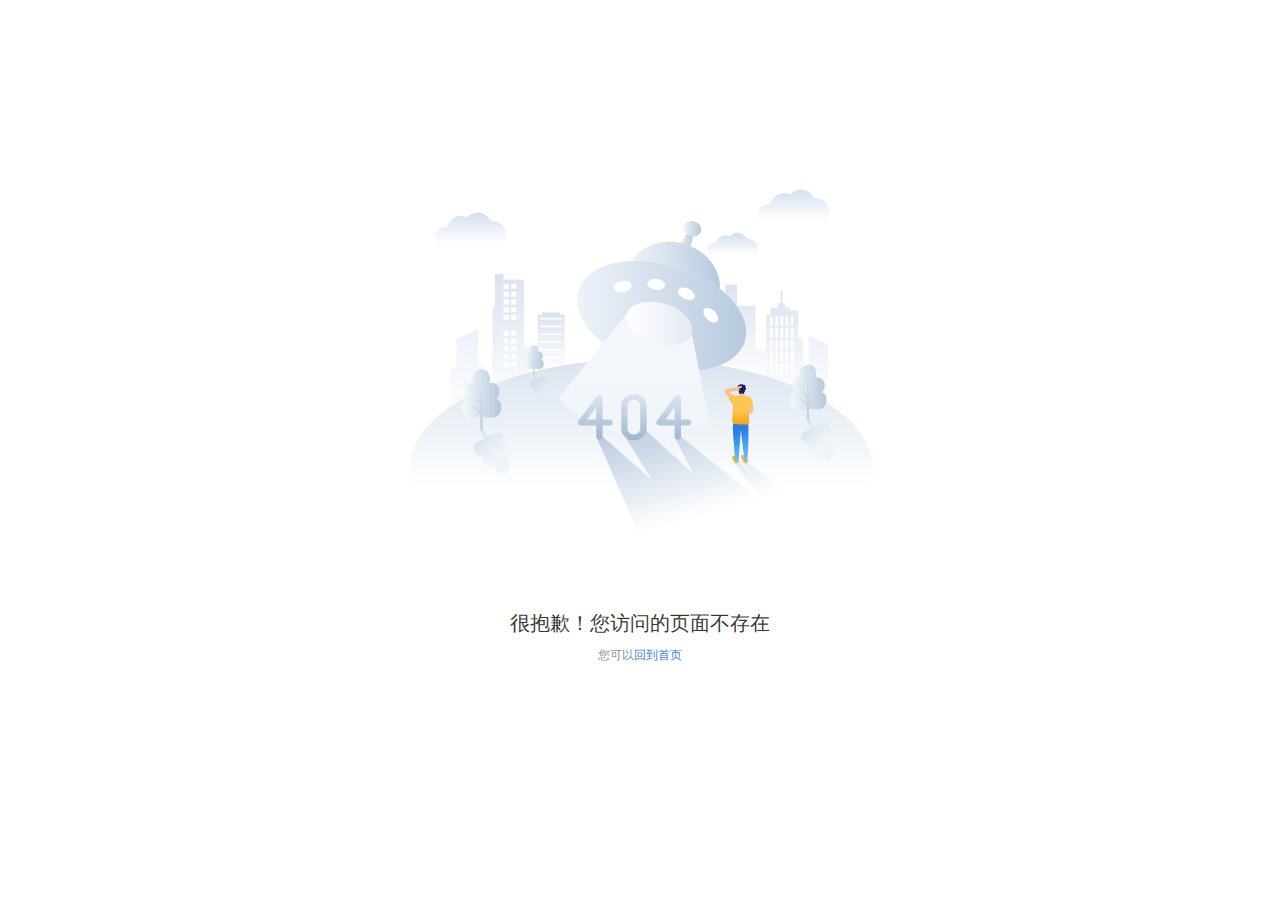
<file: web/home/index.html>
<!DOCTYPE html><html lang="en"><head><meta charset="utf-8"><meta http-equiv="X-UA-Compatible" content="IE=edge"><meta name="viewport" content="width=device-width,initial-scale=1"><link rel="icon" href="/favicon.ico"><title>江明软件-致力于数字化转型</title><link href="/css/app.71eefa96.css" rel="preload" as="style"><link href="/css/chunk-vendors.2d48c44c.css" rel="preload" as="style"><link href="/js/app.75029d57.js" rel="preload" as="script"><link href="/js/chunk-vendors.de5891e6.js" rel="preload" as="script"><link href="/css/chunk-vendors.2d48c44c.css" rel="stylesheet"><link href="/css/app.71eefa96.css" rel="stylesheet"><meta data-vue-meta-info="true" name="keyWords" content="江明软件,jiangmingrj"><meta data-vue-meta-info="true" name="description" content="“江明软件”从事多年的网站建设工作，熟悉各行各业的网站制作，可提供域名、服务器、SEO等一站式建站服务。网站建成后无需用户操心，托管“江明软件”，高枕无忧"></head><body data-aos-easing="ease" data-aos-duration="2000" data-aos-delay="0"><svg xmlns="http://www.w3.org/2000/svg" xmlns:xlink="http://www.w3.org/1999/xlink" style="position: absolute; width: 0; height: 0" aria-hidden="true" id="__SVG_SPRITE_NODE__"><symbol xmlns="http://www.w3.org/2000/svg" xmlns:xlink="http://www.w3.org/1999/xlink" viewBox="0 0 1024 1024" id="icon-banner1">
<style type="text/css">
	#icon-banner1 .st0{opacity:0.5;}
	#icon-banner1 .st1{fill:url(#icon-banner1_SVGID_1_);}
	#icon-banner1 .st2{fill:url(#icon-banner1_SVGID_2_);}
	#icon-banner1 .st3{fill:url(#icon-banner1_SVGID_3_);}
	#icon-banner1 .st4{fill:url(#icon-banner1_SVGID_4_);}
	#icon-banner1 .st5{fill:url(#icon-banner1_SVGID_5_);}
	#icon-banner1 .st6{fill:#236FFB;}
</style>
<g>
	<g class="st0">
		<linearGradient id="icon-banner1_SVGID_1_" gradientUnits="userSpaceOnUse" x1="601.3342" y1="152.807" x2="601.3342" y2="679.19">
			<stop offset="0" style="stop-color:#39C2FF"></stop>
			<stop offset="1" style="stop-color:#236FFB;stop-opacity:0"></stop>
		</linearGradient>
		<path class="st1" d="M808.6,669.6H394.1c-84.4,0-153.1-68.7-153.1-153.1c0-58.7,33.8-111.3,84.4-136.8c-1.2-7.4-1.9-14.9-1.9-22.5    c0-74.1,60.3-134.4,134.4-134.4c20,0,39.3,4.4,56.9,12.6c32.6-71.1,103.8-118.7,185.8-118.7c112.9,0,204.8,91.9,204.8,204.8    c0,23.1-4,46.1-11.7,67.8c41.8,27.9,68,75.3,68,127.2C961.7,600.9,893,669.6,808.6,669.6z"></path>
	</g>
	<g>
		<linearGradient id="icon-banner1_SVGID_2_" gradientUnits="userSpaceOnUse" x1="235.3475" y1="437.1842" x2="630.7305" y2="911.6438">
			<stop offset="0" style="stop-color:#39C2FF"></stop>
			<stop offset="1" style="stop-color:#236FFB"></stop>
		</linearGradient>
		<path class="st2" d="M650.1,912.4H235.7c-84.4,0-153.1-68.7-153.1-153.1c0-58.7,33.8-111.3,84.4-136.8c-1.2-7.4-1.9-14.9-1.9-22.5    c0-74.1,60.3-134.4,134.4-134.4c20,0,39.3,4.4,56.9,12.6c32.6-71.1,103.8-118.7,185.8-118.7c112.9,0,204.8,91.9,204.8,204.8    c0,23.1-4,46.1-11.7,67.8c41.8,27.9,68,75.3,68,127.2C803.2,843.7,734.6,912.4,650.1,912.4z"></path>
	</g>
	<linearGradient id="icon-banner1_SVGID_3_" gradientUnits="userSpaceOnUse" x1="326.9137" y1="921.3884" x2="326.9137" y2="603.992">
		<stop offset="0" style="stop-color:#39C2FF;stop-opacity:0"></stop>
		<stop offset="0.433" style="stop-color:#C9EEFF;stop-opacity:0.6"></stop>
		<stop offset="1" style="stop-color:#FFFFFF"></stop>
	</linearGradient>
	<path class="st3" d="M205,739.5l59.7,0v162.9c0,5.5,4.5,10,10,10h117.9c5.5,0,10-4.5,10-10V740.2l59.4,0c8.9,0,13.4-10.7,7.1-17   C436,689.9,362.8,617.5,339.8,594.9c-3.9-3.9-10.1-3.8-14,0c-22.8,22.6-95.2,94.5-127.9,127.6C191.6,728.8,196.1,739.5,205,739.5z    M181.8,740h0.1H181.8z M196.7,721.5L196.7,721.5L196.7,721.5z"></path>
	<linearGradient id="icon-banner1_SVGID_4_" gradientUnits="userSpaceOnUse" x1="816.5579" y1="460.9578" x2="816.5579" y2="148.7729">
		<stop offset="0" style="stop-color:#CCE0FF"></stop>
		<stop offset="1" style="stop-color:#236FFB"></stop>
	</linearGradient>
	<path class="st4" d="M694.6,289.1l59.7,0V452c0,5.5,4.5,10,10,10h117.9c5.5,0,10-4.5,10-10V289.8l59.4,0c8.9,0,13.4-10.7,7.1-17   c-33.1-33.3-106.3-105.6-129.3-128.3c-3.9-3.9-10.1-3.8-14,0c-22.8,22.6-95.2,94.5-127.9,127.6   C681.2,278.4,685.7,289.1,694.6,289.1z M671.5,289.6h0.1H671.5z M686.4,271.1L686.4,271.1L686.4,271.1z"></path>
	<g>
		
			<linearGradient id="icon-banner1_SVGID_5_" gradientUnits="userSpaceOnUse" x1="510.1273" y1="278.2739" x2="325.046" y2="471.7049" gradientTransform="matrix(1.1591 0.129 0.129 1.1591 -346.6596 -262.3566)">
			<stop offset="0" style="stop-color:#236FFB"></stop>
			<stop offset="1" style="stop-color:#236FFB;stop-opacity:0"></stop>
		</linearGradient>
		<polygon class="st5" points="295.4,161.1 112.8,343.7 68.4,299.3 251.1,116.7   "></polygon>
		
			<rect x="219.5" y="129.9" transform="matrix(0.7071 -0.7071 0.7071 0.7071 -40.5977 224.6016)" class="st6" width="62.7" height="62.7"></rect>
	</g>
</g>
</symbol><symbol xmlns="http://www.w3.org/2000/svg" xmlns:xlink="http://www.w3.org/1999/xlink" viewBox="0 0 1024 1024" id="icon-banner2">
<style type="text/css">
	#icon-banner2 .st0{fill:url(#icon-banner2_SVGID_1_);}
	#icon-banner2 .st1{fill:url(#icon-banner2_SVGID_2_);}
	#icon-banner2 .st2{opacity:0.2;fill:#003FAF;}
	#icon-banner2 .st3{opacity:0.9;fill:#F2F2F2;}
	#icon-banner2 .st4{opacity:0.5;}
	#icon-banner2 .st5{fill:url(#icon-banner2_SVGID_3_);}
	#icon-banner2 .st6{fill:url(#icon-banner2_SVGID_4_);}
	#icon-banner2 .st7{opacity:0.2;fill:#236FFB;}
	#icon-banner2 .st8{fill:url(#icon-banner2_SVGID_5_);}
	#icon-banner2 .st9{fill:#236FFB;}
</style>
<g>
	<g>
		<g>
			<linearGradient id="icon-banner2_SVGID_1_" gradientUnits="userSpaceOnUse" x1="210.1226" y1="432.4802" x2="723.6296" y2="945.9871">
				<stop offset="0" style="stop-color:#39C2FF"></stop>
				<stop offset="1" style="stop-color:#236FFB"></stop>
			</linearGradient>
			<path class="st0" d="M136,843.1c0,23.7,19.2,43,43,43h602.8c23.7,0,43-19.2,43-43V544.5H136V843.1z"></path>
			<linearGradient id="icon-banner2_SVGID_2_" gradientUnits="userSpaceOnUse" x1="324.2953" y1="318.3075" x2="837.8022" y2="831.8145">
				<stop offset="0" style="stop-color:#39C2FF"></stop>
				<stop offset="1" style="stop-color:#236FFB"></stop>
			</linearGradient>
			<path class="st1" d="M781.7,410.6H178.9c-23.7,0-43,19.2-43,43V513h688.7v-59.4C824.7,429.8,805.5,410.6,781.7,410.6z"></path>
		</g>
		<circle class="st2" cx="198.7" cy="461.8" r="21.6"></circle>
		<circle class="st2" cx="258.4" cy="461.8" r="21.6"></circle>
		<circle class="st2" cx="316.7" cy="461.8" r="21.6"></circle>
		<path class="st3" d="M453.2,831.3c-1.6,0-3.2-0.2-4.8-0.6c-10-2.6-15.9-12.8-13.3-22.8l52.7-200.3c2.6-10,12.9-15.9,22.8-13.3    c10,2.6,15.9,12.8,13.3,22.8l-52.7,200.3C469.1,825.8,461.5,831.3,453.2,831.3z"></path>
		<path class="st3" d="M397.3,800c-5.2,0-10.3-2.1-14-6.3l-64.9-73.5c-6.5-7.4-6.2-18.6,0.8-25.5l73.5-73.5c7.3-7.3,19.1-7.3,26.4,0    c7.3,7.3,7.3,19.1,0,26.4L358,708.6l53.3,60.4c6.8,7.7,6.1,19.5-1.7,26.3C406.1,798.4,401.6,800,397.3,800z"></path>
		<path class="st3" d="M554.7,800c-4.8,0-9.6-1.8-13.2-5.5c-7.3-7.3-7.3-19.1,0-26.4l61.1-61.1l-53.3-60.4    c-6.8-7.7-6.1-19.5,1.7-26.3c7.7-6.8,19.5-6.1,26.3,1.7l64.9,73.5c6.5,7.4,6.2,18.6-0.8,25.5l-73.5,73.5    C564.3,798.2,559.5,800,554.7,800z"></path>
	</g>
	<g>
		<g class="st4">
			<linearGradient id="icon-banner2_SVGID_3_" gradientUnits="userSpaceOnUse" x1="620.8588" y1="184.2741" x2="620.8588" y2="666.8101">
				<stop offset="0" style="stop-color:#39C2FF"></stop>
				<stop offset="1" style="stop-color:#236FFB;stop-opacity:0"></stop>
			</linearGradient>
			<path class="st5" d="M274.7,614.8c0,23.9,19.3,43.2,43.2,43.2h605.9c23.9,0,43.2-19.3,43.2-43.2V314.6H274.7V614.8z"></path>
			<linearGradient id="icon-banner2_SVGID_4_" gradientUnits="userSpaceOnUse" x1="620.8588" y1="184.2741" x2="620.8588" y2="666.8101">
				<stop offset="0" style="stop-color:#39C2FF"></stop>
				<stop offset="1" style="stop-color:#236FFB;stop-opacity:0"></stop>
			</linearGradient>
			<path class="st6" d="M923.8,180H317.9c-23.9,0-43.2,19.3-43.2,43.2v59.7H967v-59.7C967,199.3,947.6,180,923.8,180z"></path>
		</g>
		<circle class="st7" cx="343.1" cy="236.3" r="21.7"></circle>
		<circle class="st7" cx="403.2" cy="236.3" r="21.7"></circle>
		<circle class="st7" cx="461.8" cy="236.3" r="21.7"></circle>
	</g>
	<g>
		
			<linearGradient id="icon-banner2_SVGID_5_" gradientUnits="userSpaceOnUse" x1="499.0216" y1="288.8758" x2="322.3272" y2="473.5414" gradientTransform="matrix(1.1591 0.129 0.129 1.1591 -346.6596 -262.3566)">
			<stop offset="0" style="stop-color:#236FFB"></stop>
			<stop offset="1" style="stop-color:#236FFB;stop-opacity:0"></stop>
		</linearGradient>
		<polygon class="st8" points="283.2,170.3 108.9,344.7 66.5,302.3 240.9,128   "></polygon>
		
			<rect x="210.7" y="140.6" transform="matrix(0.7071 -0.7071 0.7071 0.7071 -50.1186 220.1292)" class="st9" width="59.9" height="59.9"></rect>
	</g>
</g>
</symbol><symbol xmlns="http://www.w3.org/2000/svg" xmlns:xlink="http://www.w3.org/1999/xlink" viewBox="0 0 1024 1024" id="icon-banner3">
<style type="text/css">
	#icon-banner3 .st0{opacity:0.5;}
	#icon-banner3 .st1{fill:url(#icon-banner3_SVGID_1_);}
	#icon-banner3 .st2{fill:url(#icon-banner3_SVGID_2_);}
	#icon-banner3 .st3{opacity:0.8;}
	#icon-banner3 .st4{fill:#FFFFFF;}
	#icon-banner3 .st5{fill:url(#icon-banner3_SVGID_3_);}
	#icon-banner3 .st6{fill:#DCEFFF;}
	#icon-banner3 .st7{fill:url(#icon-banner3_SVGID_4_);}
	#icon-banner3 .st8{fill:#236FFB;}
</style>
<g>
	<g class="st0">
		<linearGradient id="icon-banner3_SVGID_1_" gradientUnits="userSpaceOnUse" x1="651.6523" y1="93.7185" x2="651.6523" y2="608.194">
			<stop offset="0" style="stop-color:#39C2FF"></stop>
			<stop offset="1" style="stop-color:#236FFB;stop-opacity:0"></stop>
		</linearGradient>
		<path class="st1" d="M849.1,569.5h-99.1l-33.1-44.8H586.5l-33.1,44.8h-99.1c-10,0-18.1,8.1-18.1,18.1v0c0,10,8.1,18.1,18.1,18.1    h394.8c10,0,18.1-8.1,18.1-18.1v0C867.1,577.6,859,569.5,849.1,569.5z"></path>
		<linearGradient id="icon-banner3_SVGID_2_" gradientUnits="userSpaceOnUse" x1="648.4899" y1="93.7185" x2="648.4899" y2="608.194">
			<stop offset="0" style="stop-color:#39C2FF"></stop>
			<stop offset="1" style="stop-color:#236FFB;stop-opacity:0"></stop>
		</linearGradient>
		<path class="st2" d="M928.3,63.9H368.7c-22,0-39.9,17.9-39.9,39.9v84.4v277.2c0,22,17.9,39.9,39.9,39.9h559.6    c22,0,39.9-17.9,39.9-39.9V188.2v-84.4C968.2,81.7,950.3,63.9,928.3,63.9z"></path>
	</g>
	<g class="st3">
		<path class="st4" d="M681.2,157c-10.7-2.8-21.8,3.6-24.6,14.4l-56.9,216.2c-2.8,10.8,3.6,21.8,14.4,24.6c1.7,0.4,3.4,0.7,5.1,0.7    c8.9,0,17.1-6,19.5-15l56.9-216.2C698.4,170.9,692,159.8,681.2,157z"></path>
		<path class="st4" d="M553.9,185.9l-79.4,79.4c-7.5,7.5-7.9,19.6-0.9,27.6l70,79.4c4,4.5,9.5,6.8,15.1,6.8c4.7,0,9.5-1.7,13.3-5    c8.3-7.4,9.1-20.1,1.8-28.4l-57.5-65.2l66-66c7.9-7.9,7.9-20.6,0-28.5C574.5,178,561.8,178,553.9,185.9z"></path>
		<path class="st4" d="M823.3,266.2l-70-79.4c-7.4-8.4-20.1-9.1-28.4-1.8c-8.4,7.4-9.1,20.1-1.8,28.4l57.5,65.2l-66,66    c-7.9,7.9-7.9,20.6,0,28.5c3.9,3.9,9.1,5.9,14.2,5.9c5.2,0,10.3-2,14.2-5.9l79.4-79.4C830,286.2,830.3,274.1,823.3,266.2z"></path>
	</g>
	<linearGradient id="icon-banner3_SVGID_3_" gradientUnits="userSpaceOnUse" x1="178.9745" y1="413.6335" x2="545.7114" y2="851.6804">
		<stop offset="0" style="stop-color:#39C2FF"></stop>
		<stop offset="1" style="stop-color:#236FFB"></stop>
	</linearGradient>
	<path class="st5" d="M645.5,701.3H595c-4.9,16.7-11.6,39.2-20.1,54.1l35.4,34.4c7.8,7.5,12.3,17.9,12.3,28.8   c0,10.9-4.4,21.3-12.3,28.8l-29.6,28.8c-16.5,15.9-42.7,15.9-59.2,0l-35.4-34.4c-14.9,8.3-30.7,14.9-47.1,19.5v60.6   c0,22.4-18.7,41.9-41.7,41.9h-48.6c-23-0.3-41.5-18.9-41.7-41.9v-60.6c-17.8-4.9-29.6-11.8-45.3-20.5l-36.4,35.4   c-16.5,15.9-42.7,15.9-59.2,0l-29.6-28.8c-7.8-7.5-12.3-17.9-12.3-28.8c0-10.9,4.4-21.3,12.3-28.8l37-36   c-8.1-14.4-14.5-35.3-19.1-51.4h-50.5c-23,0-47.5-18.1-47.5-40.5v-42.1c0-22.4,24.6-40.5,47.5-40.5h50.5   c4.9-16.7,11.6-25.6,20.1-40.5l-38-36.9c-7.8-7.5-12.3-17.9-12.3-28.8c0-10.9,4.4-21.3,12.3-28.8l29.6-28.8   c16.6-15.9,42.7-15.9,59.2,0l38,37c15.2-8.3,24.3-14.8,41.5-19.6v-59.1c0-22.4,18-40.5,41-40.5h50.5c23.1,0,41.7,18.1,41.7,40.5   v59.1c16.5,4.6,31.6,10.7,46.4,18.6l37.1-36c16.5-15.9,42.7-15.9,59.2,0l29.6,28.8c7.8,7.5,12.3,17.9,12.3,28.8   c0,10.9-4.4,21.3-12.3,28.8l-36.4,35.4c9,15.3,16.1,25.9,21.2,43.2h50.5c23,0,41.6,18.1,41.6,40.5v39.7   C687.2,683.1,668.5,701.3,645.5,701.3L645.5,701.3z M371.8,518.7c-68.6,0-124.2,54-124.2,120.5c0,66.6,55.6,120.6,124.2,120.6   c68.6,0,124.2-54,124.2-120.6C496,572.7,440.4,518.7,371.8,518.7L371.8,518.7z M371.8,518.7"></path>
	<path class="st6" d="M371.8,518.7c-68.6,0-124.2,54-124.2,120.5c0,66.6,55.6,120.6,124.2,120.6c68.6,0,124.2-54,124.2-120.6   C496,572.7,440.4,518.7,371.8,518.7L371.8,518.7z"></path>
	<g>
		
			<linearGradient id="icon-banner3_SVGID_4_" gradientUnits="userSpaceOnUse" x1="1004.3676" y1="684.0839" x2="813.621" y2="883.4355" gradientTransform="matrix(1.1591 0.129 0.129 1.1591 -346.6596 -262.3566)">
			<stop offset="0" style="stop-color:#236FFB"></stop>
			<stop offset="1" style="stop-color:#236FFB;stop-opacity:0"></stop>
		</linearGradient>
		<polygon class="st7" points="921.1,696.3 732.9,884.5 687.2,838.8 875.4,650.6   "></polygon>
		
			<rect x="842.8" y="664.2" transform="matrix(0.7071 -0.7071 0.7071 0.7071 -236.1914 822.8236)" class="st8" width="64.7" height="64.7"></rect>
	</g>
</g>
</symbol><symbol xmlns="http://www.w3.org/2000/svg" xmlns:xlink="http://www.w3.org/1999/xlink" viewBox="0 0 1024 1024" id="icon-banner4">
<style type="text/css">
	#icon-banner4 .st0{opacity:0.5;fill:url(#icon-banner4_SVGID_1_);}
	#icon-banner4 .st1{opacity:0.2;fill:#236FFB;}
	#icon-banner4 .st2{fill:url(#icon-banner4_SVGID_2_);}
	#icon-banner4 .st3{opacity:0.8;fill:#FFFFFF;}
	#icon-banner4 .st4{fill:url(#icon-banner4_SVGID_3_);}
	#icon-banner4 .st5{fill:#236FFB;}
</style>
<g>
	<g>
		<linearGradient id="icon-banner4_SVGID_1_" gradientUnits="userSpaceOnUse" x1="657.9224" y1="111.8802" x2="677.6562" y2="565.7576">
			<stop offset="0" style="stop-color:#39C2FF"></stop>
			<stop offset="1" style="stop-color:#236FFB;stop-opacity:0"></stop>
		</linearGradient>
		<path class="st0" d="M948.2,236.2c0-19-7.5-37.2-21-50.6c-13.3-13.4-31.6-21-50.6-21c-19,0-37.2,7.4-50.6,21    c-13.5,13.5-21,31.6-21,50.6c-0.1,23.1,11.1,44.7,29.9,58.1c-24.1,24.1-62.1,30.8-93.3,14c-23.7-12.8-42.2-34.9-49.4-58.9    c-3.1-14.5,4.7-50.2,5.1-51.3c22.9-12.5,37.2-36.6,37.3-62.7c0-19-7.5-37.2-21-50.6c-13.3-13.4-31.6-21-50.6-21    c-19,0-37.2,7.4-50.6,21c-13.4,13.3-21,31.6-21,50.6c0,19,7.4,37.2,21,50.6c5.5,5.5,12,10.1,19.2,13.6l0.5,1    c1.6,2.8,7.7,34.9,3.7,49c-7.3,24.2-26,46.8-50,59.7c-31.4,16.9-70.2,11.1-95.1-14.4c19.1-13.3,30.4-35.1,30.4-58.4    c0-19.1-7.4-37.1-20.9-50.6c-13.5-13.5-31.4-21-50.6-21c-18.9,0-37.1,7.5-50.4,21c-13.5,13.5-21,31.6-21,50.6    c0,31.8,21.1,59.8,51.7,68.6l59.7,247.8c3,12.3,14,21,26.7,21l293.7,0c12.7,0,23.7-8.7,26.7-21l59.8-247.8    C927.2,296,948.2,268,948.2,236.2L948.2,236.2z M948.2,236.2"></path>
		<path class="st1" d="M755.9,492.3H578.4c-1.9,0-3.4-1.5-3.4-3.4v-56.7c0-1.9,1.5-3.4,3.4-3.4h177.5c1.9,0,3.4,1.5,3.4,3.4v56.7    C759.3,490.8,757.8,492.3,755.9,492.3z"></path>
	</g>
	<linearGradient id="icon-banner4_SVGID_2_" gradientUnits="userSpaceOnUse" x1="153.3003" y1="352.1751" x2="594.8826" y2="778.9391">
		<stop offset="0" style="stop-color:#39C2FF"></stop>
		<stop offset="1" style="stop-color:#236FFB"></stop>
	</linearGradient>
	<path class="st2" d="M672.3,416.4c0-22.3-16.4-41.1-38.5-44.3c-89-13-157.4-37.6-227.4-95.9l-1.7-1.4   c-16.2-13.2-39.3-13.5-55.8-0.7h0c-57.1,44.9-175.5,79.5-233.5,94.5c-19.8,5.1-33.6,22.9-33.6,43.3v196.1   c0,111.5,62.1,215.8,165.9,278.4l106.2,64.1c14.2,8.6,32,8.6,46.2,0l106.2-64.1c103.8-62.6,165.9-166.8,165.9-278.4V416.4z    M405.4,671.4"></path>
	<path class="st3" d="M415.4,686.2l-28.1,28.1c-15.5,15.5-40.7,15.5-56.2,0L303,686.2L246.8,630c-15.5-15.5-15.5-40.7,0-56.2l0,0   c15.5-15.5,40.7-15.5,56.2,0l56.2,56.2l140.2-140.2c15.5-15.5,40.7-15.5,56.2,0l0,0c15.5,15.5,15.5,40.7,0,56.2L415.4,686.2z"></path>
	<g>
		
			<linearGradient id="icon-banner4_SVGID_3_" gradientUnits="userSpaceOnUse" x1="1012.0287" y1="611.903" x2="821.8516" y2="810.6595" gradientTransform="matrix(1.1591 0.129 0.129 1.1591 -346.6596 -262.3566)">
			<stop offset="0" style="stop-color:#236FFB"></stop>
			<stop offset="1" style="stop-color:#236FFB;stop-opacity:0"></stop>
		</linearGradient>
		<polygon class="st4" points="920.6,613.5 733,801.2 687.4,755.6 875,567.9   "></polygon>
		
			<rect x="842.6" y="581.5" transform="matrix(0.7071 -0.7071 0.7071 0.7071 -177.7501 798.3369)" class="st5" width="64.5" height="64.5"></rect>
	</g>
</g>
</symbol><symbol xmlns="http://www.w3.org/2000/svg" xmlns:xlink="http://www.w3.org/1999/xlink" viewBox="0 0 1024 1024" id="icon-banner5">
<style type="text/css">
	#icon-banner5 .st0{opacity:0.5;fill:url(#icon-banner5_SVGID_1_);}
	#icon-banner5 .st1{opacity:0.5;fill:url(#icon-banner5_SVGID_2_);}
	#icon-banner5 .st2{fill:url(#icon-banner5_SVGID_3_);}
	#icon-banner5 .st3{opacity:0.9;}
	#icon-banner5 .st4{fill:#F2F2F2;}
	#icon-banner5 .st5{opacity:0.2;fill:#236FFB;}
	#icon-banner5 .st6{fill:url(#icon-banner5_SVGID_4_);}
	#icon-banner5 .st7{fill:#236FFB;}
</style>
<g>
	<linearGradient id="icon-banner5_SVGID_1_" gradientUnits="userSpaceOnUse" x1="523.5554" y1="788.7794" x2="523.5554" y2="909.0266">
		<stop offset="0" style="stop-color:#39C2FF"></stop>
		<stop offset="1" style="stop-color:#236FFB"></stop>
	</linearGradient>
	<path class="st0" d="M720.5,875.4h-98.9l-33-70.5H458.5l-33,70.5h-98.9c-10,0-18,8.1-18,18v0c0,10,8.1,18,18,18h393.8   c10,0,18-8.1,18-18v0C738.5,883.4,730.4,875.4,720.5,875.4z"></path>
	<linearGradient id="icon-banner5_SVGID_2_" gradientUnits="userSpaceOnUse" x1="222.5468" y1="22.9328" x2="222.5468" y2="665.2101">
		<stop offset="0" style="stop-color:#39C2FF"></stop>
		<stop offset="1" style="stop-color:#236FFB;stop-opacity:0"></stop>
	</linearGradient>
	<path class="st1" d="M374.6,677.9H70.5c-3.1,0-5.6-2.5-5.6-5.6V114.6c0-3.1,2.5-5.6,5.6-5.6h304.2c3.1,0,5.6,2.5,5.6,5.6v557.7   C380.3,675.4,377.7,677.9,374.6,677.9z"></path>
	<g>
		<linearGradient id="icon-banner5_SVGID_3_" gradientUnits="userSpaceOnUse" x1="275.1243" y1="354.1438" x2="764.6326" y2="827.2256">
			<stop offset="0" style="stop-color:#39C2FF"></stop>
			<stop offset="1" style="stop-color:#236FFB"></stop>
		</linearGradient>
		<path class="st2" d="M799.5,371H241.3c-22,0-39.8,17.8-39.8,39.8V495v276.5c0,22,17.8,39.8,39.8,39.8h558.2    c22,0,39.8-17.8,39.8-39.8V495v-84.2C839.3,388.8,821.5,371,799.5,371z"></path>
	</g>
	<g class="st3">
		<path class="st4" d="M362.6,664.7h-62.5V519.2h64c50.1,0.5,75.4,23.7,75.9,69.6C440.1,639.4,414.3,664.7,362.6,664.7z     M347.6,553.2v77.5h10.3c22.7,0,34-13.2,34-39.5c1.6-27.4-10-40.1-34.8-38H347.6z"></path>
		<path class="st4" d="M594.3,574.6h-45.1c-2.1-15.3-10.8-23.2-26.1-23.7c-17.4,0.5-26.4,14.8-26.9,42.7c0,26.4,9.5,39.5,28.5,39.5    c14.2,0,22.4-8.2,24.5-24.5h45.9c-5.3,37.4-28.5,56.9-69.6,58.5c-49.6-1.6-75.1-26.6-76.7-75.1c2.6-48,26.9-73.5,72.7-76.7    C565.3,515.8,589.6,535.6,594.3,574.6z"></path>
		<path class="st4" d="M736.7,561.1h-45.1c-0.5-4.7-2.9-7.9-7.1-9.5c-2.6-2.1-6.6-3.2-11.9-3.2c-10.5,0-15.8,2.9-15.8,8.7    c0,5.3,9.5,10.3,28.5,15c36.9,9,55.4,24.3,55.4,45.9c-1.1,32.2-23.7,48.5-68,49c-38.5-1.6-60.1-17.4-64.8-47.4h45.9    c1.6,5.3,4.2,9.2,7.9,11.9c3.7,2.1,8.2,3.2,13.4,3.2c13.7,0,20.6-3.4,20.6-10.3c0-5.8-9.2-10.8-27.7-15    c-37.4-9-56.1-24.8-56.1-47.4c1-30,21.9-45.6,62.5-46.7C711.1,515.8,731.9,531.1,736.7,561.1z"></path>
	</g>
	<path class="st5" d="M284.8,195.9H160.3c-1.2,0-2.2-1-2.2-2.2v-32.8c0-1.2,1-2.2,2.2-2.2h124.5c1.2,0,2.2,1,2.2,2.2v32.8   C287,194.9,286,195.9,284.8,195.9z"></path>
	<g>
		
			<linearGradient id="icon-banner5_SVGID_4_" gradientUnits="userSpaceOnUse" x1="1092.4365" y1="205.9025" x2="928.7964" y2="376.9249" gradientTransform="matrix(1.1591 0.129 0.129 1.1591 -346.6596 -262.3566)">
			<stop offset="0" style="stop-color:#236FFB"></stop>
			<stop offset="1" style="stop-color:#236FFB;stop-opacity:0"></stop>
		</linearGradient>
		<polygon class="st6" points="959.3,148.2 797.9,309.7 758.6,270.5 920.1,109   "></polygon>
		
			<rect x="892.2" y="120.7" transform="matrix(0.7071 -0.7071 0.7071 0.7071 164.48 693.945)" class="st7" width="55.5" height="55.5"></rect>
	</g>
</g>
</symbol><symbol xmlns="http://www.w3.org/2000/svg" xmlns:xlink="http://www.w3.org/1999/xlink" viewBox="0 0 1024 1024" id="icon-banner6">
<style type="text/css">
	#icon-banner6 .st0{opacity:0.5;fill:url(#icon-banner6_SVGID_1_);}
	#icon-banner6 .st1{opacity:0.5;fill:url(#icon-banner6_SVGID_2_);}
	#icon-banner6 .st2{opacity:0.2;fill:#236FFB;}
	#icon-banner6 .st3{fill:url(#icon-banner6_SVGID_3_);}
	#icon-banner6 .st4{fill:#AEDCFF;}
	#icon-banner6 .st5{fill:url(#icon-banner6_SVGID_4_);}
	#icon-banner6 .st6{fill:#236FFB;}
</style>
<g>
	<linearGradient id="icon-banner6_SVGID_1_" gradientUnits="userSpaceOnUse" x1="718.9427" y1="320.9353" x2="718.9427" y2="690.5171">
		<stop offset="0" style="stop-color:#39C2FF"></stop>
		<stop offset="1" style="stop-color:#236FFB;stop-opacity:0"></stop>
	</linearGradient>
	<path class="st0" d="M936.6,311.8H501.3c-11.1,0-20,9-20,20v320.3c0,11.1,9,20,20,20h435.3c11.1,0,20-9,20-20V331.8   C956.6,320.8,947.7,311.8,936.6,311.8z"></path>
	<linearGradient id="icon-banner6_SVGID_2_" gradientUnits="userSpaceOnUse" x1="372.0907" y1="207.4727" x2="372.0907" y2="577.0546">
		<stop offset="0" style="stop-color:#39C2FF"></stop>
		<stop offset="1" style="stop-color:#236FFB;stop-opacity:0"></stop>
	</linearGradient>
	<path class="st1" d="M589.7,198.3H154.4c-11.1,0-20,9-20,20v320.3c0,11.1,9,20,20,20h435.3c11.1,0,20-9,20-20V218.4   C609.8,207.3,600.8,198.3,589.7,198.3z"></path>
	<path class="st2" d="M423.3,276.4H320.9c-6.2,0-11.3-5.1-11.3-11.3l0,0c0-6.2,5.1-11.3,11.3-11.3h102.4c6.2,0,11.3,5.1,11.3,11.3   l0,0C434.6,271.3,429.5,276.4,423.3,276.4z"></path>
	<path class="st2" d="M770.1,389.8H667.7c-6.2,0-11.3-5.1-11.3-11.3v0c0-6.2,5.1-11.3,11.3-11.3h102.4c6.2,0,11.3,5.1,11.3,11.3v0   C781.5,384.8,776.4,389.8,770.1,389.8z"></path>
	<linearGradient id="icon-banner6_SVGID_3_" gradientUnits="userSpaceOnUse" x1="329.7519" y1="429.2447" x2="711.6265" y2="811.1193">
		<stop offset="0" style="stop-color:#39C2FF"></stop>
		<stop offset="1" style="stop-color:#236FFB"></stop>
	</linearGradient>
	<path class="st3" d="M762.6,428.2H286.3c-11.1,0-20,9-20,20v351.4c0,11.1,9,20,20,20h476.3c11.1,0,20-9,20-20V448.3   C782.6,437.2,773.7,428.2,762.6,428.2z"></path>
	<path class="st4" d="M543.1,765.5H313.6c-5.8,0-10.4-4.7-10.4-10.4V569.8c0-5.8,4.7-10.4,10.4-10.4h229.5c5.8,0,10.4,4.7,10.4,10.4   v185.3C553.5,760.9,548.9,765.5,543.1,765.5z"></path>
	<path class="st4" d="M580.1,513H468.9c-6.8,0-12.3-5.5-12.3-12.3v0c0-6.8,5.5-12.3,12.3-12.3h111.2c6.8,0,12.3,5.5,12.3,12.3v0   C592.4,507.5,586.9,513,580.1,513z"></path>
	<path class="st4" d="M734,765.5H602.8c-5.8,0-10.4-4.7-10.4-10.4V569.8c0-5.8,4.7-10.4,10.4-10.4H734c5.8,0,10.4,4.7,10.4,10.4   v185.3C744.5,760.9,739.8,765.5,734,765.5z"></path>
	<g>
		
			<linearGradient id="icon-banner6_SVGID_4_" gradientUnits="userSpaceOnUse" x1="425.0954" y1="623.2932" x2="288.727" y2="765.8136" gradientTransform="matrix(1.1591 0.129 0.129 1.1591 -346.6596 -262.3566)">
			<stop offset="0" style="stop-color:#236FFB"></stop>
			<stop offset="1" style="stop-color:#236FFB;stop-opacity:0"></stop>
		</linearGradient>
		<polygon class="st5" points="237.4,540.8 102.9,675.4 70.2,642.7 204.7,508.1   "></polygon>
		
			<rect x="181.5" y="517.9" transform="matrix(0.7071 -0.7071 0.7071 0.7071 -322.6057 303.1028)" class="st6" width="46.2" height="46.2"></rect>
	</g>
</g>
</symbol><symbol xmlns="http://www.w3.org/2000/svg" xmlns:xlink="http://www.w3.org/1999/xlink" viewBox="0 0 1024 1024" id="icon-banner7">
<style type="text/css">
	#icon-banner7 .st0{opacity:0.2;fill:#236FFB;}
	#icon-banner7 .st1{opacity:0.5;fill:url(#icon-banner7_SVGID_1_);}
	#icon-banner7 .st2{fill:url(#icon-banner7_SVGID_2_);}
	#icon-banner7 .st3{fill:#DCEFFF;}
	#icon-banner7 .st4{fill:url(#icon-banner7_SVGID_3_);}
	#icon-banner7 .st5{fill:#236FFB;}
</style>
<g>
	<path class="st0" d="M840.3,390.6H530.6c-1.4,0-2.5-1.1-2.5-2.5v-32c0-1.4,1.1-2.5,2.5-2.5h309.7c1.4,0,2.5,1.1,2.5,2.5v32   C842.8,389.5,841.6,390.6,840.3,390.6z"></path>
	<path class="st0" d="M840.3,495.3H530.6c-1.4,0-2.5-1.1-2.5-2.5v-32c0-1.4,1.1-2.5,2.5-2.5h309.7c1.4,0,2.5,1.1,2.5,2.5v32   C842.8,494.2,841.6,495.3,840.3,495.3z"></path>
	<path class="st0" d="M840.3,600H530.6c-1.4,0-2.5-1.1-2.5-2.5v-32c0-1.4,1.1-2.5,2.5-2.5h309.7c1.4,0,2.5,1.1,2.5,2.5v32   C842.8,598.9,841.6,600,840.3,600z"></path>
	<linearGradient id="icon-banner7_SVGID_1_" gradientUnits="userSpaceOnUse" x1="697.0742" y1="120.067" x2="697.0742" y2="755.4047">
		<stop offset="0" style="stop-color:#39C2FF"></stop>
		<stop offset="1" style="stop-color:#236FFB;stop-opacity:0"></stop>
	</linearGradient>
	<path class="st1" d="M911.1,729.7h-428c-25.2,0-45.7-20.4-45.7-45.7V162.7c0-25.2,20.4-45.7,45.7-45.7h263.7   c12.3,0,24.1,5,32.7,13.8l164.4,168.8c8.3,8.5,13,20,13,31.9v352.6C956.8,709.3,936.3,729.7,911.1,729.7z"></path>
	<g>
		<linearGradient id="icon-banner7_SVGID_2_" gradientUnits="userSpaceOnUse" x1="168.1017" y1="412.5743" x2="657.3909" y2="901.8635">
			<stop offset="0" style="stop-color:#39C2FF"></stop>
			<stop offset="1" style="stop-color:#236FFB"></stop>
		</linearGradient>
		<path class="st2" d="M698,909.4H178.3c-37.8,0-68.4-30.6-68.4-68.4V455.8c0-37.8,30.6-68.4,68.4-68.4h117.1    c12.4,0,24.2,5.7,32,15.4l30.1,37.6c7.8,9.7,19.6,15.4,32,15.4H698c18.1,0,35.5,7.2,48.4,20c12.8,12.8,20,30.2,20,48.4v316.8    C766.4,878.8,735.8,909.4,698,909.4"></path>
	</g>
	<path class="st3" d="M540.8,700.7v-25c-0.4-13.8-11.9-24.6-25.6-24.2h-154c-13.8-0.4-25.2,10.5-25.6,24.2v111.4   c0.4,13.8,11.9,24.6,25.6,24.2h154c13.8,0.4,25.2-10.5,25.6-24.2v-7.9h-33.6v-13.5h33.6v-18.1h-33.6v-13.4h33.6v-20.1h-33.6v-13.5   H540.8z M461,734.2c-2.5,5.2-6.7,9.3-11.8,11.8h-0.1v20.5c-0.5,5.3-5.1,9.2-10.4,8.7c-0.2,0-0.3,0-0.5-0.1c-2.6,0.4-5.3-0.3-7.3-2   c-2.1-1.6-3.4-4-3.6-6.7V746c-12.6-6.1-17.9-21.2-11.8-33.8c6.1-12.6,21.2-17.9,33.8-11.8C461.8,706.4,467.1,721.6,461,734.2   L461,734.2z M384.8,617.3c0.1-22.2,18.1-40.2,40.4-40.3h26.1c22.3,0,40.4,18.1,40.4,40.4v28.3h28.6v-37.3   c0-30.4-24.7-55.1-55.1-55.1h-53.9c-30.4,0-55.1,24.7-55.1,55.1v36.9h28.5V617.3z M384.8,617.3"></path>
	<g>
		
			<linearGradient id="icon-banner7_SVGID_3_" gradientUnits="userSpaceOnUse" x1="481.7177" y1="284.9653" x2="317.481" y2="456.6111" gradientTransform="matrix(1.1591 0.129 0.129 1.1591 -346.6596 -262.3566)">
			<stop offset="0" style="stop-color:#236FFB"></stop>
			<stop offset="1" style="stop-color:#236FFB;stop-opacity:0"></stop>
		</linearGradient>
		<polygon class="st4" points="261.7,161.2 99.6,323.3 60.2,283.9 222.3,121.9   "></polygon>
		
			<rect x="194.3" y="133.6" transform="matrix(0.7071 -0.7071 0.7071 0.7071 -49.0911 204.3266)" class="st5" width="55.7" height="55.7"></rect>
	</g>
</g>
</symbol><symbol xmlns="http://www.w3.org/2000/svg" xmlns:xlink="http://www.w3.org/1999/xlink" viewBox="0 0 1024 1024" id="icon-banner8">
<style type="text/css">
	#icon-banner8 .st0{opacity:0.5;fill:url(#icon-banner8_SVGID_1_);}
	#icon-banner8 .st1{opacity:0.2;fill:#4DABFF;}
	#icon-banner8 .st2{fill:url(#icon-banner8_SVGID_2_);}
	#icon-banner8 .st3{fill:url(#icon-banner8_SVGID_3_);}
	#icon-banner8 .st4{opacity:0.9;}
	#icon-banner8 .st5{fill:#F2F2F2;}
	#icon-banner8 .st6{fill:url(#icon-banner8_SVGID_4_);}
	#icon-banner8 .st7{fill:#236FFB;}
</style>
<g>
	<g>
		<linearGradient id="icon-banner8_SVGID_1_" gradientUnits="userSpaceOnUse" x1="779.353" y1="166.3766" x2="779.353" y2="821.7527">
			<stop offset="0" style="stop-color:#39C2FF"></stop>
			<stop offset="1" style="stop-color:#236FFB;stop-opacity:0"></stop>
		</linearGradient>
		<path class="st0" d="M920.1,784.9H638.6c-20.2,0-36.6-16.4-36.6-36.6V181.6c0-20.2,16.4-36.6,36.6-36.6h281.4    c20.2,0,36.6,16.4,36.6,36.6v566.7C956.6,768.5,940.3,784.9,920.1,784.9z"></path>
		<rect x="624.8" y="221.7" class="st1" width="307.8" height="475.4"></rect>
		<path class="st1" d="M813.4,190.7h-69.6c-3.8,0-6.8-3.1-6.8-6.8v0c0-3.8,3.1-6.8,6.8-6.8h69.6c3.8,0,6.8,3.1,6.8,6.8v0    C820.3,187.6,817.2,190.7,813.4,190.7z"></path>
		<circle class="st1" cx="780.1" cy="739.1" r="26.6"></circle>
	</g>
	<g>
		<linearGradient id="icon-banner8_SVGID_2_" gradientUnits="userSpaceOnUse" x1="125.1604" y1="502.5221" x2="577.522" y2="967.1927">
			<stop offset="0" style="stop-color:#39C2FF"></stop>
			<stop offset="1" style="stop-color:#236FFB"></stop>
		</linearGradient>
		<path class="st2" d="M667.7,852.8h-92.9l-31-42H421.6l-31,42h-92.9c-9.4,0-16.9,7.6-16.9,16.9v0c0,9.4,7.6,16.9,16.9,16.9h370    c9.4,0,16.9-7.6,16.9-16.9v0C684.6,860.4,677,852.8,667.7,852.8z"></path>
		<linearGradient id="icon-banner8_SVGID_3_" gradientUnits="userSpaceOnUse" x1="265.5529" y1="365.8486" x2="717.9144" y2="830.5192">
			<stop offset="0" style="stop-color:#39C2FF"></stop>
			<stop offset="1" style="stop-color:#236FFB"></stop>
		</linearGradient>
		<path class="st3" d="M742,378.9H217.4c-20.7,0-37.4,16.7-37.4,37.4v79.1v259.8c0,20.7,16.7,37.4,37.4,37.4H742    c20.7,0,37.4-16.7,37.4-37.4V495.5v-79.1C779.4,395.7,762.6,378.9,742,378.9z"></path>
	</g>
	<g class="st4">
		<path class="st5" d="M538.5,608.8c-4.1,0-8.3-0.6-12.3-1.8c-8-2.4-12.6-10.9-10.2-18.9c2.4-8,10.9-12.6,18.9-10.2    c4.3,1.3,8.9,0.1,12.1-3l39.3-39.3c4.7-4.7,4.7-12.4,0-17.1l-39.3-39.3c-4.6-4.6-12.5-4.6-17.1,0l-39.3,39.3    c-3.1,3.1-4.3,7.6-3.1,11.9c2.3,8.1-2.4,16.5-10.5,18.8c-8.1,2.3-16.5-2.4-18.8-10.5c-4.2-14.8,0-30.8,10.9-41.6l39.3-39.3    c8-8,18.7-12.5,30.1-12.5c11.4,0,22,4.4,30.1,12.5l39.3,39.3c16.6,16.6,16.6,43.5,0,60.1l-39.3,39.3    C560.5,604.5,549.6,608.8,538.5,608.8z"></path>
		<path class="st5" d="M421,726.4c-11.3,0-22-4.4-30.1-12.4l-39.3-39.3c-8-8-12.5-18.7-12.5-30.1c0-11.4,4.4-22,12.5-30.1l39.3-39.3    c10.7-10.7,26.4-14.9,41-11c8.1,2.1,13,10.5,10.8,18.6c-2.2,8.1-10.5,13-18.6,10.8c-4.2-1.1-8.6,0.1-11.7,3.1L373.1,636    c-2.3,2.3-3.5,5.3-3.5,8.6c0,3.2,1.3,6.3,3.5,8.6l39.3,39.3c4.6,4.6,12.6,4.6,17.1,0l39.3-39.3c3.1-3.1,4.3-7.6,3.1-11.9    c-2.3-8.1,2.4-16.5,10.5-18.8c8.1-2.3,16.5,2.4,18.8,10.5c4.2,14.8,0,30.8-10.8,41.7L451,714C443,722,432.3,726.4,421,726.4z"></path>
		<path class="st5" d="M449.6,631.2c-3.9,0-7.8-1.5-10.7-4.5c-5.9-5.9-5.9-15.6,0-21.5l59.6-59.6c5.9-5.9,15.6-5.9,21.5,0    c5.9,5.9,5.9,15.6,0,21.5l-59.6,59.6C457.3,629.7,453.5,631.2,449.6,631.2z"></path>
	</g>
	<g>
		
			<linearGradient id="icon-banner8_SVGID_4_" gradientUnits="userSpaceOnUse" x1="474.3916" y1="314.1435" x2="320.7384" y2="474.7285" gradientTransform="matrix(1.1591 0.129 0.129 1.1591 -346.6596 -262.3566)">
			<stop offset="0" style="stop-color:#236FFB"></stop>
			<stop offset="1" style="stop-color:#236FFB;stop-opacity:0"></stop>
		</linearGradient>
		<polygon class="st6" points="256.1,192.1 104.5,343.7 67.6,306.9 219.3,155.3   "></polygon>
		
			<rect x="193" y="166.2" transform="matrix(0.7071 -0.7071 0.7071 0.7071 -71.7979 211.2225)" class="st7" width="52.1" height="52.1"></rect>
	</g>
</g>
</symbol><symbol xmlns="http://www.w3.org/2000/svg" xmlns:xlink="http://www.w3.org/1999/xlink" viewBox="0 0 1024 1024" id="icon-banner9">
<style type="text/css">
	#icon-banner9 .st0{opacity:0.5;fill:url(#icon-banner9_SVGID_1_);}
	#icon-banner9 .st1{opacity:0.2;fill:#4DABFF;}
	#icon-banner9 .st2{fill:url(#icon-banner9_SVGID_2_);}
	#icon-banner9 .st3{fill:url(#icon-banner9_SVGID_3_);}
	#icon-banner9 .st4{opacity:0.9;}
	#icon-banner9 .st5{fill:#F2F2F2;}
	#icon-banner9 .st6{fill:url(#icon-banner9_SVGID_4_);}
	#icon-banner9 .st7{fill:#236FFB;}
</style>
<g>
	<g>
		<linearGradient id="icon-banner9_SVGID_1_" gradientUnits="userSpaceOnUse" x1="779.353" y1="166.3766" x2="779.353" y2="821.7527">
			<stop offset="0" style="stop-color:#39C2FF"></stop>
			<stop offset="1" style="stop-color:#236FFB;stop-opacity:0"></stop>
		</linearGradient>
		<path class="st0" d="M920.1,784.9H638.6c-20.2,0-36.6-16.4-36.6-36.6V181.6c0-20.2,16.4-36.6,36.6-36.6h281.4    c20.2,0,36.6,16.4,36.6,36.6v566.7C956.6,768.5,940.3,784.9,920.1,784.9z"></path>
		<rect x="624.8" y="221.7" class="st1" width="307.8" height="475.4"></rect>
		<path class="st1" d="M813.4,190.7h-69.6c-3.8,0-6.8-3.1-6.8-6.8v0c0-3.8,3.1-6.8,6.8-6.8h69.6c3.8,0,6.8,3.1,6.8,6.8v0    C820.3,187.6,817.2,190.7,813.4,190.7z"></path>
		<circle class="st1" cx="780.1" cy="739.1" r="26.6"></circle>
	</g>
	<g>
		<linearGradient id="icon-banner9_SVGID_2_" gradientUnits="userSpaceOnUse" x1="125.1604" y1="502.5221" x2="577.522" y2="967.1927">
			<stop offset="0" style="stop-color:#39C2FF"></stop>
			<stop offset="1" style="stop-color:#236FFB"></stop>
		</linearGradient>
		<path class="st2" d="M667.7,852.8h-92.9l-31-42H421.6l-31,42h-92.9c-9.4,0-16.9,7.6-16.9,16.9v0c0,9.4,7.6,16.9,16.9,16.9h370    c9.4,0,16.9-7.6,16.9-16.9v0C684.6,860.4,677,852.8,667.7,852.8z"></path>
		<linearGradient id="icon-banner9_SVGID_3_" gradientUnits="userSpaceOnUse" x1="265.5529" y1="365.8486" x2="717.9144" y2="830.5192">
			<stop offset="0" style="stop-color:#39C2FF"></stop>
			<stop offset="1" style="stop-color:#236FFB"></stop>
		</linearGradient>
		<path class="st3" d="M742,378.9H217.4c-20.7,0-37.4,16.7-37.4,37.4v79.1v259.8c0,20.7,16.7,37.4,37.4,37.4H742    c20.7,0,37.4-16.7,37.4-37.4V495.5v-79.1C779.4,395.7,762.6,378.9,742,378.9z"></path>
	</g>
	<g class="st4">
		<path class="st5" d="M538.5,608.8c-4.1,0-8.3-0.6-12.3-1.8c-8-2.4-12.6-10.9-10.2-18.9c2.4-8,10.9-12.6,18.9-10.2    c4.3,1.3,8.9,0.1,12.1-3l39.3-39.3c4.7-4.7,4.7-12.4,0-17.1l-39.3-39.3c-4.6-4.6-12.5-4.6-17.1,0l-39.3,39.3    c-3.1,3.1-4.3,7.6-3.1,11.9c2.3,8.1-2.4,16.5-10.5,18.8c-8.1,2.3-16.5-2.4-18.8-10.5c-4.2-14.8,0-30.8,10.9-41.6l39.3-39.3    c8-8,18.7-12.5,30.1-12.5c11.4,0,22,4.4,30.1,12.5l39.3,39.3c16.6,16.6,16.6,43.5,0,60.1l-39.3,39.3    C560.5,604.5,549.6,608.8,538.5,608.8z"></path>
		<path class="st5" d="M421,726.4c-11.3,0-22-4.4-30.1-12.4l-39.3-39.3c-8-8-12.5-18.7-12.5-30.1c0-11.4,4.4-22,12.5-30.1l39.3-39.3    c10.7-10.7,26.4-14.9,41-11c8.1,2.1,13,10.5,10.8,18.6c-2.2,8.1-10.5,13-18.6,10.8c-4.2-1.1-8.6,0.1-11.7,3.1L373.1,636    c-2.3,2.3-3.5,5.3-3.5,8.6c0,3.2,1.3,6.3,3.5,8.6l39.3,39.3c4.6,4.6,12.6,4.6,17.1,0l39.3-39.3c3.1-3.1,4.3-7.6,3.1-11.9    c-2.3-8.1,2.4-16.5,10.5-18.8c8.1-2.3,16.5,2.4,18.8,10.5c4.2,14.8,0,30.8-10.8,41.7L451,714C443,722,432.3,726.4,421,726.4z"></path>
		<path class="st5" d="M449.6,631.2c-3.9,0-7.8-1.5-10.7-4.5c-5.9-5.9-5.9-15.6,0-21.5l59.6-59.6c5.9-5.9,15.6-5.9,21.5,0    c5.9,5.9,5.9,15.6,0,21.5l-59.6,59.6C457.3,629.7,453.5,631.2,449.6,631.2z"></path>
	</g>
	<g>
		
			<linearGradient id="icon-banner9_SVGID_4_" gradientUnits="userSpaceOnUse" x1="474.3916" y1="314.1435" x2="320.7384" y2="474.7285" gradientTransform="matrix(1.1591 0.129 0.129 1.1591 -346.6596 -262.3566)">
			<stop offset="0" style="stop-color:#236FFB"></stop>
			<stop offset="1" style="stop-color:#236FFB;stop-opacity:0"></stop>
		</linearGradient>
		<polygon class="st6" points="256.1,192.1 104.5,343.7 67.6,306.9 219.3,155.3   "></polygon>
		
			<rect x="193" y="166.2" transform="matrix(0.7071 -0.7071 0.7071 0.7071 -71.7979 211.2225)" class="st7" width="52.1" height="52.1"></rect>
	</g>
</g>
</symbol><symbol xmlns="http://www.w3.org/2000/svg" xmlns:xlink="http://www.w3.org/1999/xlink" viewBox="0 0 1024 1024" id="icon-bigData">
<style type="text/css">
	#icon-bigData .st0{opacity:0.5;}
	#icon-bigData .st1{fill:url(#icon-bigData_SVGID_1_);}
	#icon-bigData .st2{fill:url(#icon-bigData_SVGID_2_);}
	#icon-bigData .st3{opacity:0.8;fill:#FFFFFF;}
	#icon-bigData .st4{opacity:0.2;fill:#003677;}
	#icon-bigData .st5{fill:url(#icon-bigData_SVGID_3_);}
	#icon-bigData .st6{fill:url(#icon-bigData_SVGID_4_);}
	#icon-bigData .st7{opacity:0.2;fill:#236FFB;}
	#icon-bigData .st8{fill:url(#icon-bigData_SVGID_5_);}
	#icon-bigData .st9{fill:#236FFB;}
</style>
<g>
	<g class="st0">
		<linearGradient id="icon-bigData_SVGID_1_" gradientUnits="userSpaceOnUse" x1="591.0228" y1="167.6191" x2="591.0228" y2="632.0825">
			<stop offset="0" style="stop-color:#39C2FF"></stop>
			<stop offset="1" style="stop-color:#236FFB;stop-opacity:0"></stop>
		</linearGradient>
		<path class="st1" d="M847.2,630H334.9c-37.2,0-67.4-30.2-67.4-67.4V212.1c0-37.2,30.2-67.4,67.4-67.4h115.4    c12.3,0,23.9,5.6,31.5,15.2l29.7,37c7.7,9.6,19.3,15.2,31.5,15.2h304.1c17.9,0,35,7.1,47.7,19.7c12.6,12.6,19.7,29.8,19.7,47.7    v283.1C914.6,599.9,884.4,630,847.2,630"></path>
	</g>
	<g>
		<linearGradient id="icon-bigData_SVGID_2_" gradientUnits="userSpaceOnUse" x1="65.168" y1="467.2713" x2="736.4326" y2="467.2713">
			<stop offset="0" style="stop-color:#39C2FF"></stop>
			<stop offset="1" style="stop-color:#236FFB"></stop>
		</linearGradient>
		<path class="st2" d="M715.1,539.1H86.5c-11.8,0-21.3-9.6-21.3-21.3V416.8c0-11.8,9.6-21.3,21.3-21.3h628.6    c11.8,0,21.3,9.6,21.3,21.3v100.9C736.4,529.5,726.9,539.1,715.1,539.1z"></path>
		<circle class="st3" cx="149.4" cy="467.3" r="35.5"></circle>
		<path class="st4" d="M475.8,466.7l-32,32c-8.5,8.5-22.4,8.5-30.9,0l0,0c-8.5-8.5-8.5-22.4,0-30.9l32-32c8.5-8.5,22.4-8.5,30.9,0    l0,0C484.3,444.3,484.3,458.2,475.8,466.7z"></path>
		<path class="st4" d="M572.2,466.7l-32,32c-8.5,8.5-22.4,8.5-30.9,0l0,0c-8.5-8.5-8.5-22.4,0-30.9l32-32c8.5-8.5,22.4-8.5,30.9,0v0    C580.8,444.3,580.8,458.2,572.2,466.7z"></path>
		<path class="st4" d="M671.9,466.7l-32,32c-8.5,8.5-22.4,8.5-30.9,0l0,0c-8.5-8.5-8.5-22.4,0-30.9l32-32c8.5-8.5,22.4-8.5,30.9,0v0    C680.5,444.3,680.5,458.2,671.9,466.7z"></path>
		<linearGradient id="icon-bigData_SVGID_3_" gradientUnits="userSpaceOnUse" x1="65.168" y1="637.3232" x2="736.4326" y2="637.3232">
			<stop offset="0" style="stop-color:#39C2FF"></stop>
			<stop offset="1" style="stop-color:#236FFB"></stop>
		</linearGradient>
		<path class="st5" d="M715.1,709.1H86.5c-11.8,0-21.3-9.6-21.3-21.3V586.9c0-11.8,9.6-21.3,21.3-21.3h628.6    c11.8,0,21.3,9.6,21.3,21.3v100.9C736.4,699.6,726.9,709.1,715.1,709.1z"></path>
		<circle class="st3" cx="149.4" cy="637.3" r="35.5"></circle>
		<path class="st4" d="M475.8,636.8l-32,32c-8.5,8.5-22.4,8.5-30.9,0h0c-8.5-8.5-8.5-22.4,0-30.9l32-32c8.5-8.5,22.4-8.5,30.9,0l0,0    C484.3,614.4,484.3,628.2,475.8,636.8z"></path>
		<path class="st4" d="M572.2,636.8l-32,32c-8.5,8.5-22.4,8.5-30.9,0l0,0c-8.5-8.5-8.5-22.4,0-30.9l32-32c8.5-8.5,22.4-8.5,30.9,0    l0,0C580.8,614.4,580.8,628.2,572.2,636.8z"></path>
		<path class="st4" d="M671.9,636.8l-32,32c-8.5,8.5-22.4,8.5-30.9,0l0,0c-8.5-8.5-8.5-22.4,0-30.9l32-32c8.5-8.5,22.4-8.5,30.9,0v0    C680.5,614.4,680.5,628.2,671.9,636.8z"></path>
		<linearGradient id="icon-bigData_SVGID_4_" gradientUnits="userSpaceOnUse" x1="65.168" y1="807.3751" x2="736.4326" y2="807.3751">
			<stop offset="0" style="stop-color:#39C2FF"></stop>
			<stop offset="1" style="stop-color:#236FFB"></stop>
		</linearGradient>
		<path class="st6" d="M715.1,879.2H86.5c-11.8,0-21.3-9.6-21.3-21.3V756.9c0-11.8,9.6-21.3,21.3-21.3h628.6    c11.8,0,21.3,9.6,21.3,21.3v100.9C736.4,869.6,726.9,879.2,715.1,879.2z"></path>
		<circle class="st3" cx="149.4" cy="807.4" r="35.5"></circle>
		<path class="st4" d="M475.8,806.8l-32,32c-8.5,8.5-22.4,8.5-30.9,0h0c-8.5-8.5-8.5-22.4,0-30.9l32-32c8.5-8.5,22.4-8.5,30.9,0h0    C484.3,784.4,484.3,798.3,475.8,806.8z"></path>
		<path class="st4" d="M572.2,806.8l-32,32c-8.5,8.5-22.4,8.5-30.9,0l0,0c-8.5-8.5-8.5-22.4,0-30.9l32-32c8.5-8.5,22.4-8.5,30.9,0v0    C580.8,784.4,580.8,798.3,572.2,806.8z"></path>
		<path class="st4" d="M671.9,806.8l-32,32c-8.5,8.5-22.4,8.5-30.9,0l0,0c-8.5-8.5-8.5-22.4,0-30.9l32-32c8.5-8.5,22.4-8.5,30.9,0    l0,0C680.5,784.4,680.5,798.3,671.9,806.8z"></path>
	</g>
	<path class="st7" d="M797.8,335.8H395.3c-8.3,0-15-6.7-15-15v0c0-8.3,6.7-15,15-15h402.4c8.3,0,15,6.7,15,15v0   C812.8,329,806.1,335.8,797.8,335.8z"></path>
	<path class="st7" d="M797.8,436.3H395.3c-8.3,0-15-6.7-15-15v0c0-8.3,6.7-15,15-15h402.4c8.3,0,15,6.7,15,15v0   C812.8,429.6,806.1,436.3,797.8,436.3z"></path>
	<path class="st7" d="M745.8,536.9H395.3c-8.3,0-15-6.7-15-15v0c0-8.3,6.7-15,15-15h350.4c8.3,0,15,6.7,15,15v0   C760.8,530.2,754.1,536.9,745.8,536.9z"></path>
	<g>
		
			<linearGradient id="icon-bigData_SVGID_5_" gradientUnits="userSpaceOnUse" x1="1045.5204" y1="628.6694" x2="883.6478" y2="797.8446" gradientTransform="matrix(1.1591 0.129 0.129 1.1591 -346.6596 -262.3566)">
			<stop offset="0" style="stop-color:#236FFB"></stop>
			<stop offset="1" style="stop-color:#236FFB;stop-opacity:0"></stop>
		</linearGradient>
		<polygon class="st8" points="959.3,631.9 799.6,791.6 760.8,752.8 920.5,593.1   "></polygon>
		
			<rect x="892.9" y="604.6" transform="matrix(0.7071 -0.7071 0.7071 0.7071 -177.3929 835.9062)" class="st9" width="54.9" height="54.9"></rect>
	</g>
</g>
</symbol><symbol xmlns="http://www.w3.org/2000/svg" xmlns:xlink="http://www.w3.org/1999/xlink" viewBox="0 0 1024 1024" id="icon-dingzhi">
<style type="text/css">
	#icon-dingzhi .st0{opacity:0.5;}
	#icon-dingzhi .st1{fill:url(#icon-dingzhi_SVGID_1_);}
	#icon-dingzhi .st2{fill:url(#icon-dingzhi_SVGID_2_);}
	#icon-dingzhi .st3{opacity:0.8;}
	#icon-dingzhi .st4{fill:#FFFFFF;}
	#icon-dingzhi .st5{fill:url(#icon-dingzhi_SVGID_3_);}
	#icon-dingzhi .st6{fill:#DCEFFF;}
	#icon-dingzhi .st7{fill:url(#icon-dingzhi_SVGID_4_);}
	#icon-dingzhi .st8{fill:#236FFB;}
</style>
<g>
	<g class="st0">
		<linearGradient id="icon-dingzhi_SVGID_1_" gradientUnits="userSpaceOnUse" x1="651.6523" y1="93.7185" x2="651.6523" y2="608.194">
			<stop offset="0" style="stop-color:#39C2FF"></stop>
			<stop offset="1" style="stop-color:#236FFB;stop-opacity:0"></stop>
		</linearGradient>
		<path class="st1" d="M849.1,569.5h-99.1l-33.1-44.8H586.5l-33.1,44.8h-99.1c-10,0-18.1,8.1-18.1,18.1v0c0,10,8.1,18.1,18.1,18.1    h394.8c10,0,18.1-8.1,18.1-18.1v0C867.1,577.6,859,569.5,849.1,569.5z"></path>
		<linearGradient id="icon-dingzhi_SVGID_2_" gradientUnits="userSpaceOnUse" x1="648.4899" y1="93.7185" x2="648.4899" y2="608.194">
			<stop offset="0" style="stop-color:#39C2FF"></stop>
			<stop offset="1" style="stop-color:#236FFB;stop-opacity:0"></stop>
		</linearGradient>
		<path class="st2" d="M928.3,63.9H368.7c-22,0-39.9,17.9-39.9,39.9v84.4v277.2c0,22,17.9,39.9,39.9,39.9h559.6    c22,0,39.9-17.9,39.9-39.9V188.2v-84.4C968.2,81.7,950.3,63.9,928.3,63.9z"></path>
	</g>
	<g class="st3">
		<path class="st4" d="M681.2,157c-10.7-2.8-21.8,3.6-24.6,14.4l-56.9,216.2c-2.8,10.8,3.6,21.8,14.4,24.6c1.7,0.4,3.4,0.7,5.1,0.7    c8.9,0,17.1-6,19.5-15l56.9-216.2C698.4,170.9,692,159.8,681.2,157z"></path>
		<path class="st4" d="M553.9,185.9l-79.4,79.4c-7.5,7.5-7.9,19.6-0.9,27.6l70,79.4c4,4.5,9.5,6.8,15.1,6.8c4.7,0,9.5-1.7,13.3-5    c8.3-7.4,9.1-20.1,1.8-28.4l-57.5-65.2l66-66c7.9-7.9,7.9-20.6,0-28.5C574.5,178,561.8,178,553.9,185.9z"></path>
		<path class="st4" d="M823.3,266.2l-70-79.4c-7.4-8.4-20.1-9.1-28.4-1.8c-8.4,7.4-9.1,20.1-1.8,28.4l57.5,65.2l-66,66    c-7.9,7.9-7.9,20.6,0,28.5c3.9,3.9,9.1,5.9,14.2,5.9c5.2,0,10.3-2,14.2-5.9l79.4-79.4C830,286.2,830.3,274.1,823.3,266.2z"></path>
	</g>
	<linearGradient id="icon-dingzhi_SVGID_3_" gradientUnits="userSpaceOnUse" x1="178.9745" y1="413.6335" x2="545.7114" y2="851.6804">
		<stop offset="0" style="stop-color:#39C2FF"></stop>
		<stop offset="1" style="stop-color:#236FFB"></stop>
	</linearGradient>
	<path class="st5" d="M645.5,701.3H595c-4.9,16.7-11.6,39.2-20.1,54.1l35.4,34.4c7.8,7.5,12.3,17.9,12.3,28.8   c0,10.9-4.4,21.3-12.3,28.8l-29.6,28.8c-16.5,15.9-42.7,15.9-59.2,0l-35.4-34.4c-14.9,8.3-30.7,14.9-47.1,19.5v60.6   c0,22.4-18.7,41.9-41.7,41.9h-48.6c-23-0.3-41.5-18.9-41.7-41.9v-60.6c-17.8-4.9-29.6-11.8-45.3-20.5l-36.4,35.4   c-16.5,15.9-42.7,15.9-59.2,0l-29.6-28.8c-7.8-7.5-12.3-17.9-12.3-28.8c0-10.9,4.4-21.3,12.3-28.8l37-36   c-8.1-14.4-14.5-35.3-19.1-51.4h-50.5c-23,0-47.5-18.1-47.5-40.5v-42.1c0-22.4,24.6-40.5,47.5-40.5h50.5   c4.9-16.7,11.6-25.6,20.1-40.5l-38-36.9c-7.8-7.5-12.3-17.9-12.3-28.8c0-10.9,4.4-21.3,12.3-28.8l29.6-28.8   c16.6-15.9,42.7-15.9,59.2,0l38,37c15.2-8.3,24.3-14.8,41.5-19.6v-59.1c0-22.4,18-40.5,41-40.5h50.5c23.1,0,41.7,18.1,41.7,40.5   v59.1c16.5,4.6,31.6,10.7,46.4,18.6l37.1-36c16.5-15.9,42.7-15.9,59.2,0l29.6,28.8c7.8,7.5,12.3,17.9,12.3,28.8   c0,10.9-4.4,21.3-12.3,28.8l-36.4,35.4c9,15.3,16.1,25.9,21.2,43.2h50.5c23,0,41.6,18.1,41.6,40.5v39.7   C687.2,683.1,668.5,701.3,645.5,701.3L645.5,701.3z M371.8,518.7c-68.6,0-124.2,54-124.2,120.5c0,66.6,55.6,120.6,124.2,120.6   c68.6,0,124.2-54,124.2-120.6C496,572.7,440.4,518.7,371.8,518.7L371.8,518.7z M371.8,518.7"></path>
	<path class="st6" d="M371.8,518.7c-68.6,0-124.2,54-124.2,120.5c0,66.6,55.6,120.6,124.2,120.6c68.6,0,124.2-54,124.2-120.6   C496,572.7,440.4,518.7,371.8,518.7L371.8,518.7z"></path>
	<g>
		
			<linearGradient id="icon-dingzhi_SVGID_4_" gradientUnits="userSpaceOnUse" x1="1004.3676" y1="684.0839" x2="813.621" y2="883.4355" gradientTransform="matrix(1.1591 0.129 0.129 1.1591 -346.6596 -262.3566)">
			<stop offset="0" style="stop-color:#236FFB"></stop>
			<stop offset="1" style="stop-color:#236FFB;stop-opacity:0"></stop>
		</linearGradient>
		<polygon class="st7" points="921.1,696.3 732.9,884.5 687.2,838.8 875.4,650.6   "></polygon>
		
			<rect x="842.8" y="664.2" transform="matrix(0.7071 -0.7071 0.7071 0.7071 -236.1914 822.8236)" class="st8" width="64.7" height="64.7"></rect>
	</g>
</g>
</symbol><symbol xmlns="http://www.w3.org/2000/svg" class="icon" viewBox="0 0 1024 1024" id="icon-base"><path d="M631.538537 576.803935c-15.763009 0-31.527041 2.626827-47.290049 8.757454l-14.887059 5.254677-7.005554-14.012132c-33.277918-64.804958-98.958826-105.08843-171.644265-105.08843-105.96438 0-192.661951 86.698594-192.661951 192.661951l0 20.141736L177.905876 682.768315c-4.378727-0.87595-8.757454-0.87595-13.136182-0.87595-48.165999 0-87.573521 39.408545-87.573521 87.573521s39.408545 87.573521 87.573521 87.573521l466.768843 0c77.06519 0 140.118248-63.053058 140.118248-140.118248C771.655761 638.982066 708.602703 576.803935 631.538537 576.803935z" p-id="2865"></path><path d="M317.148174 166.958546l0 210.17686 629.655653 0 0-210.17686C946.803827 166.958546 317.148174 166.958546 317.148174 166.958546zM925.786141 356.118743 338.16586 356.118743 338.16586 187.977255l587.620281 0L925.786141 356.118743z" p-id="2866"></path><path d="M391.585513 261.538645l240.827951 0 0 21.017686-240.827951 0 0-21.017686Z" p-id="2867"></path><path d="M826.827315 272.047999m-31.527041 0a30.809 30.809 0 1 0 63.054081 0 30.809 30.809 0 1 0-63.054081 0Z" p-id="2868"></path><path d="M826.827315 512m-31.527041 0a30.809 30.809 0 1 0 63.054081 0 30.809 30.809 0 1 0-63.054081 0Z" p-id="2869"></path><path d="M792.673447 667.881257l133.11167 0 0 168.141488L734.875067 836.022745c-12.260232 8.757454-26.272363 15.763009-41.159422 21.017686L945.927877 857.040431l0-210.17686L783.915993 646.86357C787.419793 653.869125 790.04662 660.875702 792.673447 667.881257z" p-id="2870"></path><path d="M826.827315 751.952001m-31.527041 0a30.809 30.809 0 1 0 63.054081 0 30.809 30.809 0 1 0-63.054081 0Z" p-id="2871"></path><path d="M317.148174 455.952496c7.005554-2.626827 14.012132-4.378727 21.017686-6.130627L338.16586 427.929256l587.620281 0 0 168.141488L745.384421 596.070744c7.005554 6.130627 14.012132 13.136182 20.141736 21.017686l181.27767 0 0-210.17686L317.148174 406.91157 317.148174 455.952496z" p-id="2872"></path><path d="M547.46677 522.508331l84.946694 0 0-21.017686L527.325034 501.490645C534.331611 508.497223 541.337165 515.502777 547.46677 522.508331z" p-id="2873"></path></symbol><symbol xmlns="http://www.w3.org/2000/svg" class="icon" viewBox="0 0 1024 1024" id="icon-base2"><path d="M832 106.666667H192C145.066667 106.666667 106.666667 145.066667 106.666667 192v128h810.666666V192c0-46.933333-38.4-85.333333-85.333333-85.333333zM512 522.666667l-85.333333 21.333333 85.333333 21.333333 85.333333-21.333333zM533.333333 793.6l128-32v-189.866667l-128 32z" p-id="4830"></path><path d="M106.666667 384v448c0 46.933333 38.4 85.333333 85.333333 85.333333h640c46.933333 0 85.333333-38.4 85.333333-85.333333V384H106.666667z m597.333333 162.133333v230.4c0 6.4-2.133333 12.8-6.4 17.066667h-2.133333l-4.266667 4.266667c-2.133333 0-4.266667 0-4.266667 2.133333l-164.266666 40.533333c-2.133333 0-4.266667 0-4.266667 2.133334h-2.133333H509.866667h-2.133334l-164.266666-40.533334c-2.133333 0-4.266667 0-6.4-2.133333l-2.133334-2.133333c-2.133333 0-2.133333-2.133333-4.266666-2.133334l-2.133334-2.133333c0-2.133333-2.133333-2.133333-2.133333-4.266667v-4.266666-238.933334-2.133333-2.133333c0-2.133333 0-4.266667 2.133333-6.4V533.333333c0-2.133333 2.133333-4.266667 4.266667-4.266666l2.133333-2.133334c2.133333 0 2.133333-2.133333 4.266667-2.133333h4.266667l164.266666-40.533333c2.133333 0 4.266667-2.133333 6.4-2.133334h4.266667c2.133333 0 4.266667 0 6.4 2.133334l164.266667 40.533333H695.466667l2.133333 2.133333s2.133333 0 2.133333 2.133334c0 0 2.133333 2.133333 2.133334 4.266666l2.133333 2.133334v10.666666c0-2.133333 0 0 0 0z" p-id="4831"></path></symbol><symbol xmlns="http://www.w3.org/2000/svg" class="icon" viewBox="0 0 1024 1024" id="icon-close"><path d="M550.848 502.496l308.64-308.896a31.968 31.968 0 1 0-45.248-45.248l-308.608 308.896-308.64-308.928a31.968 31.968 0 1 0-45.248 45.248l308.64 308.896-308.64 308.896a31.968 31.968 0 1 0 45.248 45.248l308.64-308.896 308.608 308.896a31.968 31.968 0 1 0 45.248-45.248l-308.64-308.864z" p-id="10645"></path></symbol><symbol xmlns="http://www.w3.org/2000/svg" xmlns:xlink="http://www.w3.org/1999/xlink" viewBox="0 0 1238 1116" id="icon-403">
    <!-- Generator: Sketch 60.1 (88133) - https://sketch.com -->
    <title>编组 26</title>
    <desc>Created with Sketch.</desc>
    <defs>
        <linearGradient x1="50%" y1="0%" x2="50%" y2="86.0706991%" id="icon-403_linearGradient-1">
            <stop stop-color="#D2DEFB" offset="0%"></stop>
            <stop stop-color="#F3F4F8" offset="100%"></stop>
        </linearGradient>
        <linearGradient x1="50%" y1="0%" x2="50%" y2="43.9096274%" id="icon-403_linearGradient-2">
            <stop stop-color="#E5ECF8" offset="0%"></stop>
            <stop stop-color="#F3F4F6" offset="100%"></stop>
        </linearGradient>
        <linearGradient x1="50%" y1="0%" x2="50%" y2="86.0706991%" id="icon-403_linearGradient-3">
            <stop stop-color="#D8E3FB" offset="0%"></stop>
            <stop stop-color="#F3F4F8" offset="100%"></stop>
        </linearGradient>
        <linearGradient x1="50%" y1="0%" x2="50%" y2="43.9096274%" id="icon-403_linearGradient-4">
            <stop stop-color="#E5ECF8" offset="0%"></stop>
            <stop stop-color="#F3F4F6" offset="100%"></stop>
        </linearGradient>
        <linearGradient x1="50%" y1="0%" x2="50%" y2="100%" id="icon-403_linearGradient-5">
            <stop stop-color="#D4E0FC" offset="0%"></stop>
            <stop stop-color="#E0E8FE" offset="100%"></stop>
        </linearGradient>
        <linearGradient x1="50%" y1="0%" x2="50%" y2="100%" id="icon-403_linearGradient-6">
            <stop stop-color="#D4E0FC" offset="0%"></stop>
            <stop stop-color="#E0E8FE" offset="100%"></stop>
        </linearGradient>
        <linearGradient x1="50%" y1="0%" x2="50%" y2="86.0706991%" id="icon-403_linearGradient-7">
            <stop stop-color="#D2DEFB" offset="0%"></stop>
            <stop stop-color="#F3F4F8" offset="100%"></stop>
        </linearGradient>
        <linearGradient x1="50%" y1="0%" x2="50%" y2="43.9096274%" id="icon-403_linearGradient-8">
            <stop stop-color="#E5ECF8" offset="0%"></stop>
            <stop stop-color="#F3F4F6" offset="100%"></stop>
        </linearGradient>
        <linearGradient x1="50%" y1="0%" x2="50%" y2="88.0272486%" id="icon-403_linearGradient-9">
            <stop stop-color="#D0DDFC" offset="0%"></stop>
            <stop stop-color="#F3F4F8" offset="100%"></stop>
        </linearGradient>
        <linearGradient x1="50%" y1="0%" x2="50%" y2="100%" id="icon-403_linearGradient-10">
            <stop stop-color="#E8EDF8" offset="0%"></stop>
            <stop stop-color="#F4F5F6" offset="100%"></stop>
        </linearGradient>
        <linearGradient x1="50%" y1="0%" x2="50%" y2="88.0272486%" id="icon-403_linearGradient-11">
            <stop stop-color="#D0DDFC" offset="0%"></stop>
            <stop stop-color="#F3F4F8" offset="100%"></stop>
        </linearGradient>
        <linearGradient x1="50%" y1="0%" x2="50%" y2="100%" id="icon-403_linearGradient-12">
            <stop stop-color="#E8EDF8" offset="0%"></stop>
            <stop stop-color="#F4F5F6" offset="100%"></stop>
        </linearGradient>
        <linearGradient x1="50%" y1="0%" x2="50%" y2="100%" id="icon-403_linearGradient-13">
            <stop stop-color="#D1DFFC" offset="0%"></stop>
            <stop stop-color="#EAEFF9" offset="100%"></stop>
        </linearGradient>
        <linearGradient x1="50%" y1="0%" x2="50%" y2="100%" id="icon-403_linearGradient-14">
            <stop stop-color="#E6EDF8" offset="0%"></stop>
            <stop stop-color="#F1F2F6" offset="100%"></stop>
        </linearGradient>
        <linearGradient x1="51.503123%" y1="45.4855527%" x2="50%" y2="54.8995405%" id="icon-403_linearGradient-15">
            <stop stop-color="#DBE7FC" offset="0%"></stop>
            <stop stop-color="#F3F5F6" offset="100%"></stop>
        </linearGradient>
        <filter x="-3.6%" y="-24.0%" width="107.1%" height="148.0%" filterUnits="objectBoundingBox" id="icon-403_filter-16">
            <feGaussianBlur stdDeviation="4" in="SourceGraphic"></feGaussianBlur>
        </filter>
        <filter x="-4.5%" y="-34.6%" width="109.0%" height="169.2%" filterUnits="objectBoundingBox" id="icon-403_filter-17">
            <feGaussianBlur stdDeviation="3" in="SourceGraphic"></feGaussianBlur>
        </filter>
    </defs>
    <g id="icon-403_页面-1" stroke="none" stroke-width="1" fill="none" fill-rule="evenodd">
        <g id="icon-403_画板" transform="translate(-5918.000000, -1758.000000)">
            <g id="icon-403_编组-26" transform="translate(5918.000000, 1758.000000)">
                <g id="icon-403_编组-20" transform="translate(0.000000, 0.000000)">
                    <rect id="icon-403_矩形备份-27" fill="#F5F5F5" opacity="0.846586682" x="0" y="1.13686838e-13" width="1238" height="1116"></rect>
                    <text id="icon-403_抱歉，您无权访问该页面～" font-family="PingFangSC-Medium, PingFang SC" font-size="48" font-weight="400" fill="#5480E5">
                        <tspan x="326" y="947">抱歉，您无权访问该页面～</tspan>
                    </text>
                    <g id="icon-403_编组-14备份-39" transform="translate(230.000000, 384.000000)">
                        <polygon id="icon-403_矩形" fill="url(#icon-403_linearGradient-1)" points="-1.70352621e-12 8.19991109 41.1873801 1.16529009e-12 41.1873801 194.199911 -1.70352621e-12 200.199911"></polygon>
                        <polygon id="icon-403_矩形备份-12" fill="url(#icon-403_linearGradient-2)" points="39.1873801 0.199911087 115.578533 7.92649192 115.578533 160.122877 39.1873801 194.199911"></polygon>
                    </g>
                    <g id="icon-403_编组-14备份-40" transform="translate(668.000000, 304.000000)">
                        <polygon id="icon-403_矩形" fill="url(#icon-403_linearGradient-3)" points="-1.70352621e-12 24.2215639 60 6.25277607e-13 60 217.00964 -1.70352621e-12 222.199911"></polygon>
                        <polygon id="icon-403_矩形备份-12" fill="url(#icon-403_linearGradient-4)" points="60 0 114.59369 11.8192235 116 188.897369 60 217.94555"></polygon>
                    </g>
                    <g id="icon-403_编组-24备份-16" opacity="0.30594308" transform="translate(498.000000, 142.000000)">
                        <g id="icon-403_编组-23" transform="translate(0.000000, 87.000998)">
                            <path d="M41.5999769,10.9990016 L106.407312,10.9990016 L106.407312,40.2100015 L106.407312,66.583486 L112.579439,107.380182 L150,233.31403 C123.383172,247.770678 97.8518025,254.999002 73.4058916,254.999002 C48.9599808,254.999002 24.4913502,247.770678 0,233.31403 L33.8848181,107.380182 L41.5999769,65.8599476 L41.5999769,39.4524941 L41.5999769,10.9990016 Z" id="icon-403_矩形" fill="url(#icon-403_linearGradient-5)"></path>
                            <ellipse id="icon-403_椭圆形" fill="#E1E7FF" cx="75" cy="10.9990016" rx="33" ry="10"></ellipse>
                            <path d="M42,48.9990016 C42,54.5218491 56.326888,58.9990016 74,58.9990016 C91.673112,58.9990016 106,54.5218491 106,48.9990016" id="icon-403_路径" stroke="#AEACEB" stroke-width="2" opacity="0.421526228"></path>
                            <path d="M42,72.9990016 C42,78.5218491 56.326888,82.9990016 74,82.9990016 C91.673112,82.9990016 106,78.5218491 106,72.9990016" id="icon-403_路径" stroke="#AEACEB" stroke-width="2" opacity="0.421526228"></path>
                            <path d="M36,96.9990016 C36,102.521849 52.5654643,106.999002 73,106.999002 C93.4345357,106.999002 110,102.521849 110,96.9990016" id="icon-403_路径" stroke="#AEACEB" stroke-width="2" opacity="0.421526228"></path>
                        </g>
                        <g id="icon-403_编组-22" transform="translate(54.000000, 0.000000)">
                            <path d="M26.460902,98 C40.2118764,98 19.819388,66.6644124 51.3592436,56.9468964 C73.9007543,50.0017951 93.2496161,75.6817352 99.450994,59.7196929 C120.05186,6.69407566 152.151166,19.4223547 142.098797,9.19111212 C132.046428,-1.0401305 60.3514975,-4.93361032 26.460902,9.19111212 C6.18672593,17.6408636 0,41.5151636 0,50.0017951 C0,72.6747981 12.7099276,98 26.460902,98 Z" id="icon-403_椭圆形" fill="#E0E8FF"></path>
                            <path d="M26.1569279,98 C39.7499356,98 19.5917094,70.6448739 50.7692456,62.1617434 C73.0518068,56.0988566 93.2534239,76.0961775 99.3835624,62.1617434 C119.747772,15.8718041 154.600469,12 133.390409,12 C126.837496,12 108.541781,41.8239126 92.5473605,49.1785667 C85.367599,52.4800095 71.08884,32.1225663 60.7095678,35.942769 C55.3160567,37.9279088 34.3797608,41.3258547 26.1569279,55.0682382 C19.9949567,65.3664131 0,50.6840594 0,56.0988566 C0,75.8917791 12.5639202,98 26.1569279,98 Z" id="icon-403_椭圆形备份-7" fill="#D7DDF3"></path>
                        </g>
                    </g>
                    <g id="icon-403_编组-24备份-17" opacity="0.30594308" transform="translate(806.000000, 308.000000)">
                        <g id="icon-403_编组-23" transform="translate(0.000000, 55.000000)">
                            <path d="M26.6239852,7.29858369 L68.1006794,7.29858369 L68.1006794,25.6992135 L68.1006794,42.3124321 L72.0508407,68.0111383 L96,147.339546 C78.96523,156.446096 62.6251536,160.999371 46.9797706,160.999371 C31.3343877,160.999371 15.6744641,156.446096 0,147.339546 L21.6862836,68.0111383 L26.6239852,41.8566599 L26.6239852,25.2220436 L26.6239852,7.29858369 Z" id="icon-403_矩形" fill="url(#icon-403_linearGradient-6)"></path>
                            <ellipse id="icon-403_椭圆形" fill="#E1E7FF" cx="48" cy="7.29858369" rx="21.12" ry="6.2992126"></ellipse>
                            <path d="M26.88,31.2355916 C26.88,34.7145506 36.0492083,37.5348042 47.36,37.5348042 C58.6707917,37.5348042 67.84,34.7145506 67.84,31.2355916" id="icon-403_路径" stroke="#AEACEB" stroke-width="2" opacity="0.421526228"></path>
                            <path d="M26.88,46.3537018 C26.88,49.8326609 36.0492083,52.6529144 47.36,52.6529144 C58.6707917,52.6529144 67.84,49.8326609 67.84,46.3537018" id="icon-403_路径" stroke="#AEACEB" stroke-width="2" opacity="0.421526228"></path>
                            <path d="M23.04,61.471812 C23.04,64.9507711 33.6418971,67.7710246 46.72,67.7710246 C59.7981029,67.7710246 70.4,64.9507711 70.4,61.471812" id="icon-403_路径" stroke="#AEACEB" stroke-width="2" opacity="0.421526228"></path>
                        </g>
                        <g id="icon-403_编组-22" transform="translate(34.000000, 0.000000)">
                            <path d="M16.9055763,62 C25.690921,62 12.6623868,42.1754446 32.8128501,36.0276283 C47.2143708,31.6337887 59.5761436,47.8802814 63.538135,37.7818465 C76.6997993,4.23502746 97.2076891,12.2876122 90.7853424,5.81478522 C84.3629957,-0.658041746 38.5579012,-3.12126367 16.9055763,5.81478522 C3.95263045,11.1605463 0,26.2646953 0,31.6337887 C0,45.9779335 8.12023153,62 16.9055763,62 Z" id="icon-403_椭圆形" fill="#E0E8FF"></path>
                            <path d="M16.7113706,62 C25.3957922,62 12.5169254,44.6936957 32.4359069,39.3268173 C46.6719877,35.4911134 59.5785764,48.1424797 63.4950538,39.3268173 C76.5055212,10.0413455 98.772522,7.59183673 85.2216501,7.59183673 C81.0350671,7.59183673 69.3461377,26.4600263 59.1274803,31.1129708 C54.5404104,33.2016387 45.41787,20.3224399 38.7866683,22.7393029 C35.340814,23.9952076 21.9648472,26.1449285 16.7113706,34.8390895 C12.7745556,41.3542613 0,32.0654254 0,35.4911134 C0,48.0131664 8.02694899,62 16.7113706,62 Z" id="icon-403_椭圆形备份-7" fill="#D7DDF3"></path>
                        </g>
                    </g>
                    <g id="icon-403_编组-14备份-41" transform="translate(902.000000, 422.000000)">
                        <polygon id="icon-403_矩形" fill="url(#icon-403_linearGradient-7)" points="0 8.19172301 36 0 36 194.005991 0 200"></polygon>
                        <polygon id="icon-403_矩形备份-12" fill="url(#icon-403_linearGradient-8)" points="36 0 104 7.72658083 104 159.922966 36 194"></polygon>
                    </g>
                    <g id="icon-403_编组-13备份-20" transform="translate(330.000000, 244.000000)">
                        <polygon id="icon-403_矩形" fill="url(#icon-403_linearGradient-9)" points="-1.93267624e-12 9.6708526 38.7119453 0.739480015 38.7119453 290.108615 1.12888741 291.806473"></polygon>
                        <polygon id="icon-403_矩形备份-11" fill="url(#icon-403_linearGradient-10)" points="39.1288874 -1.70530257e-12 66.102666 12.2505005 66.102666 285.782276 38.7119453 290.108615"></polygon>
                    </g>
                    <g id="icon-403_编组-13备份-21" opacity="0.444196429" transform="translate(398.000000, 366.000000)">
                        <polygon id="icon-403_矩形" fill="url(#icon-403_linearGradient-11)" points="0.102666016 0.0843606028 19.4545012 0.0843606028 24.7119453 288.108615 3.12888741 283.569794"></polygon>
                        <polygon id="icon-403_矩形备份-11" fill="url(#icon-403_linearGradient-12)" points="20.4169422 -1.70530257e-12 102.345927 8.09176762 104 220 20.4169422 290"></polygon>
                    </g>
                    <g id="icon-403_编组-15备份-10" transform="translate(476.000000, 434.000000)">
                        <polygon id="icon-403_矩形" fill="url(#icon-403_linearGradient-13)" points="0 9.47588708 50 -5.61328761e-13 50 98.2631182 0 98.2631182"></polygon>
                        <polygon id="icon-403_矩形备份-13" fill="url(#icon-403_linearGradient-14)" points="50.0132816 1.47792889e-12 115.44161 1.73900532 115.44161 87.9697844 50 98.2631182"></polygon>
                    </g>
                    <ellipse id="icon-403_椭圆形备份-22" fill="url(#icon-403_linearGradient-15)" cx="619" cy="656" rx="471" ry="172"></ellipse>
                    <g id="icon-403_编组-11备份-2" transform="translate(383.000000, 449.000000)">
                        <g id="icon-403_编组-12" fill="#77A0EA" fill-rule="nonzero">
                            <path d="M124.54,192.4 L124.54,148.46 L145.86,148.46 L145.86,113.1 L124.54,113.1 L124.54,3.64 L67.34,3.64 L0,116.22 L0,148.46 L81.38,148.46 L81.38,192.4 L124.54,192.4 Z M81.38,113.1 L44.2,113.1 L66.3,75.14 C71.76,63.96 76.96,53.3 81.9,42.38 L82.94,42.38 C82.42,54.6 81.38,73.32 81.38,85.54 L81.38,113.1 Z M231.92,196.04 C272.74,196.04 300.3,161.72 300.3,97.24 C300.3,33.02 272.74,0 231.92,0 C190.84,0 163.28,32.76 163.28,97.24 C163.28,161.72 190.84,196.04 231.92,196.04 Z M231.92,160.16 C218.14,160.16 206.96,148.2 206.96,97.24 C206.96,46.28 218.14,35.88 231.92,35.88 C245.7,35.88 256.62,46.28 256.62,97.24 C256.62,148.2 245.7,160.16 231.92,160.16 Z M383.5,196.04 C421.98,196.04 455,176.28 455,140.92 C455,116.74 439.14,101.4 417.82,95.16 L417.82,93.86 C438.1,85.28 448.76,71.24 448.76,52.26 C448.76,18.98 422.5,0 382.46,0 C359.58,0 340.34,9.36 322.4,24.18 C325.619455,28.0791175 327.826047,30.7515455 329.019776,32.1972841 C330.750367,34.2932227 377.009627,36.14 380.38,36.14 C394.68,36.14 402.48,43.16 402.48,55.9 C402.48,69.94 392.08,79.82 359.06,79.82 L359.06,112.58 C399.62,112.58 408.46,121.94 408.46,137.8 C408.46,151.32 396.76,158.6 378.82,158.6 C373.975037,158.6 369.638799,158.204205 365.525732,157.221482 C359.91612,155.881195 328.248046,153.909986 326.104663,156.837534 C324.434016,159.119393 321.465795,163.173549 317.2,169 C331.24,185.38 352.82,196.04 383.5,196.04 Z" id="icon-403_403"></path>
                        </g>
                        <ellipse id="icon-403_椭圆形" fill="#DEEAFF" filter="url(#icon-403_filter-16)" cx="273" cy="207" rx="169" ry="25"></ellipse>
                        <g id="icon-403_编组-5" transform="translate(7.000000, 55.000000)">
                            <ellipse id="icon-403_椭圆形备份-5" fill="#D7E7FF" filter="url(#icon-403_filter-17)" cx="233" cy="210" rx="100" ry="13"></ellipse>
                            <g id="icon-403_编组-11备份" transform="translate(176.000000, 175.000000) rotate(49.000000) translate(-176.000000, -175.000000) translate(60.000000, 43.000000)">
                                <g id="icon-403_编组-10" transform="translate(0.000000, 0.000000)">
                                    <g id="icon-403_编组-9" transform="translate(115.933871, 132.407290) scale(-1, 1) rotate(71.000000) translate(-115.933871, -132.407290) translate(5.933871, 47.907290)">
                                        <path d="M28.7625549,160.197955 L28.7625549,165.978872 C43.532687,164.0519 51.8158993,163.088414 53.6121919,163.088414 C56.3066308,163.088414 81.0565968,138.28529 83.8008711,131.874784 C86.5451455,125.464279 102.882881,114.228037 110.090754,114.228037 C114.896003,114.228037 119.728938,111.616104 124.589559,106.392237 C124.38918,87.8317252 120.593965,78.5514695 113.203916,78.5514695 C102.118841,78.5514695 100.144617,78.8681401 89.524374,81.8577855 C78.9041313,84.8474308 74.8803183,88.3376205 69.8037429,90.7688102 C64.7271676,93.2 65.3534336,96 57.5907252,96 C52.4155864,96 44.3819947,98.567702 33.4899502,103.703106 C22.3666278,111.446975 15.3616355,116.590829 12.4749733,119.134669 C9.57571035,121.689613 6.63246685,121.57096 6.63246685,123.863835 C6.63246685,129.581073 7.33666293,131.615507 8.74505508,129.967138 C19.9006157,123.746967 26.5731156,119.568741 28.7625549,117.432459 C30.9519941,115.296178 32.8481206,114.228037 34.4509342,114.228037 C55.1638092,106.730564 65.5202468,104.118631 65.5202468,106.392237 C65.5202468,109.802645 76.8331746,114.72307 72.5496785,123.298927 C69.6940144,129.016165 63.3815188,139.172915 53.6121919,153.769177 L28.7625549,160.197955 Z" id="icon-403_路径-57" fill="#FFFFFF"></path>
                                        <ellipse id="icon-403_椭圆形" fill="#FFD3BD" cx="23.2509342" cy="164.6" rx="5.6" ry="4.2"></ellipse>
                                        <ellipse id="icon-403_椭圆形" fill="#FEDCDC" cx="54.0509342" cy="118.4" rx="16.8" ry="11.2"></ellipse>
                                        <ellipse id="icon-403_椭圆形备份-3" fill="#FEDCDC" cx="60.0237293" cy="114.743136" rx="16.8" ry="4"></ellipse>
                                        <ellipse id="icon-403_椭圆形" fill="#483E3E" transform="translate(49.850934, 117.000000) rotate(-11.000000) translate(-49.850934, -117.000000) " cx="49.8509342" cy="117" rx="15.4" ry="9.8"></ellipse>
                                        <path d="M103.479735,79.1571062 C107.95707,75.1253846 131.113025,73.7151052 137.31256,60.852565 C143.512095,47.9900248 152.552253,36.9099339 152.552253,27.3132795 C152.552253,20.91551 152.552253,15.5194337 152.552253,11.1250509 L165.075912,11.1250509 C165.548796,35.8058009 164.742014,49.31731 162.655569,51.6595781 C160.569123,54.0018462 155.958232,60.3060358 148.822897,70.5721469 L148.822897,73.6 C157.25174,75.6185687 162.669412,75.6185687 165.075912,73.6 C168.685663,70.5721469 193.789461,30.5459417 195.952321,30.5459417 C198.115182,30.5459417 205.94766,31.9363519 205.94766,35.1258234 C205.94766,38.3152948 188.699596,81.4425695 180.116263,84.8 C171.532931,88.1574305 132.769225,110.123254 124.589559,106.392237 C120.779204,104.654207 124.941845,97.560814 119.012968,89.0162621 C116.456856,85.3324564 99.0024004,83.1888277 103.479735,79.1571062 Z" id="icon-403_路径-58" fill="#3484FE"></path>
                                        <path d="M151.516805,8.66860524 C163.009662,3.17327523 169.845133,0.425610228 172.023217,0.425610228 C175.290343,0.425610228 174.952672,8.66860524 174.952672,8.66860524 C174.952672,8.66860524 172.486187,10.2618177 167.553217,13.4482426 L160.905558,13.4482426 L153.759676,11.6072219 L151.516805,8.66860524 Z" id="icon-403_路径-59" fill="#373535"></path>
                                        <path d="M195.707333,29.0804984 C205.49427,25.9747747 212.055281,25.1983438 215.390366,26.7512057 C218.725452,28.3040675 219.787735,30.3946545 218.577216,33.0229666 L213.359244,36.5474873 L207.38405,36.5474873 L199.280274,33.0229666 L195.707333,29.0804984 Z" id="icon-403_路径-60" fill="#373535"></path>
                                        <path d="M4.94477902,123.298927 C0.767958689,128.819017 -0.762763403,132.126131 0.352612745,133.22027 C1.46798889,134.314409 3.50076271,134.314409 6.45093418,133.22027 L9.95521135,133.22027 L4.94477902,123.298927 Z" id="icon-403_路径-61" fill="#FFD2BD"></path>
                                    </g>
                                    <path d="M177.369274,86.0500424 L179.637987,86.0500424 C180.875488,86.0500424 181.700487,84.8500467 181.700487,83.0500424 C181.700487,81.2500507 180.875488,80.0500549 179.637987,80.0500549 L177.369232,80.0500549 C176.337978,71.6500673 171.387972,65.0500424 165.200445,65.0500424 C159.012919,65.0500424 154.06293,71.6500321 153.031659,80.0500549 L150.762988,80.0500549 C149.525487,80.0500549 148.700487,81.2500507 148.700487,83.0500424 C148.700487,84.8500467 149.525487,86.0500424 150.762988,86.0500424 L177.369274,86.0500424 Z" id="icon-403_形状备份-4" fill="#FBEA34" fill-rule="nonzero" transform="translate(165.200487, 75.550042) rotate(-11.000000) translate(-165.200487, -75.550042) "></path>
                                </g>
                                <path d="M127.731274,149.417693 C141.788396,123.188728 152.811304,110.074245 160.8,110.074245" id="icon-403_路径-62" stroke="#3484FE" stroke-width="3" stroke-linecap="round" stroke-linejoin="round"></path>
                                <line x1="114.5" y1="133.5" x2="151.548381" y2="97.2756179" id="icon-403_路径-63" stroke="#3484FE" stroke-width="3" stroke-linecap="round" stroke-linejoin="round"></line>
                            </g>
                            <path d="M100,199 C100,208.746774 104.436151,213.620161 113.308454,213.620161" id="icon-403_路径-64备份-2" stroke="#B9CEEF"></path>
                            <path d="M88,203 C88,207.666667 90,210 94,210" id="icon-403_路径-64备份-3" stroke="#B9CEEF"></path>
                        </g>
                    </g>
                    <path d="M494.26,640 L494.26,596.06 L515.58,596.06 L515.58,560.7 L494.26,560.7 L494.26,451.24 L437.06,451.24 L369.72,563.82 L369.72,596.06 L451.1,596.06 L451.1,640 L494.26,640 Z M451.1,560.7 L413.92,560.7 L436.02,522.74 C441.48,511.56 446.68,500.9 451.62,489.98 L452.66,489.98 C452.14,502.2 451.1,520.92 451.1,533.14 L451.1,560.7 Z M601.64,643.64 C642.46,643.64 670.02,609.32 670.02,544.84 C670.02,480.62 642.46,447.6 601.64,447.6 C560.56,447.6 533,480.36 533,544.84 C533,609.32 560.56,643.64 601.64,643.64 Z M601.64,607.76 C587.86,607.76 576.68,595.8 576.68,544.84 C576.68,493.88 587.86,483.48 601.64,483.48 C615.42,483.48 626.34,493.88 626.34,544.84 C626.34,595.8 615.42,607.76 601.64,607.76 Z M753.22,643.64 C791.7,643.64 824.72,623.88 824.72,588.52 C824.72,564.34 808.86,549 787.54,542.76 L787.54,541.46 C807.82,532.88 818.48,518.84 818.48,499.86 C818.48,466.58 792.22,447.6 752.18,447.6 C729.3,447.6 710.06,456.96 692.12,471.78 L715.52,500.12 C727.22,489.72 737.1,483.74 750.1,483.74 C764.4,483.74 772.2,490.76 772.2,503.5 C772.2,517.54 761.8,527.42 728.78,527.42 L728.78,560.18 C769.34,560.18 778.18,569.54 778.18,585.4 C778.18,598.92 766.48,606.2 748.54,606.2 C733.46,606.2 719.94,598.4 708.24,587.48 L686.92,616.6 C700.96,632.98 722.54,643.64 753.22,643.64 Z" id="icon-403_403" fill="#C7D9FC" fill-rule="nonzero"></path>
                    <g id="icon-403_编组备份-27" transform="translate(252.000000, 622.000000)" fill-rule="nonzero">
                        <polygon id="icon-403_路径" fill="#B3CCFF" points="16 48 28 48 28 68 16 68"></polygon>
                        <polygon id="icon-403_路径" fill="#A8C4FC" points="23.0004343 52 46 52 34.5006514 31.999564 23.0004343 12 11.5002171 31.999564 0 52"></polygon>
                        <polygon id="icon-403_路径" fill="#B9D1FF" points="22 42 42 42 32 25 22 8 12 25 2 42"></polygon>
                        <polygon id="icon-403_路径" fill="#CADDFD" points="23 30 40 30 31.5 14.9995694 23 0 14.5 14.9995694 6 30"></polygon>
                    </g>
                    <g id="icon-403_编组备份-28" opacity="0.576892671" transform="translate(880.000000, 518.000000)" fill-rule="nonzero">
                        <polygon id="icon-403_路径" fill="#B3CCFF" points="16 48 28 48 28 68 16 68"></polygon>
                        <polygon id="icon-403_路径" fill="#A8C4FC" points="23.0004343 52 46 52 34.5006514 31.999564 23.0004343 12 11.5002171 31.999564 0 52"></polygon>
                        <polygon id="icon-403_路径" fill="#B9D1FF" points="22 42 42 42 32 25 22 8 12 25 2 42"></polygon>
                        <polygon id="icon-403_路径" fill="#CADDFD" points="23 30 40 30 31.5 14.9995694 23 0 14.5 14.9995694 6 30"></polygon>
                    </g>
                </g>
            </g>
        </g>
    </g>
</symbol><symbol xmlns="http://www.w3.org/2000/svg" xmlns:xlink="http://www.w3.org/1999/xlink" viewBox="0 0 800 800" id="icon-404">
<style type="text/css">
	#icon-404 .st0{fill:url(#icon-404_SVGID_1_);}
	#icon-404 .st1{fill:url(#icon-404_SVGID_2_);}
	#icon-404 .st2{fill:url(#icon-404_SVGID_3_);}
	#icon-404 .st3{fill:url(#icon-404_SVGID_4_);}
	#icon-404 .st4{fill:url(#icon-404_SVGID_5_);}
	#icon-404 .st5{fill:url(#icon-404_SVGID_6_);}
	#icon-404 .st6{fill:url(#icon-404_SVGID_7_);}
	#icon-404 .st7{fill:url(#icon-404_SVGID_8_);}
	#icon-404 .st8{fill:url(#icon-404_SVGID_9_);}
	#icon-404 .st9{fill:url(#icon-404_SVGID_10_);}
	#icon-404 .st10{fill:url(#icon-404_SVGID_11_);}
	#icon-404 .st11{fill:url(#icon-404_SVGID_12_);}
	#icon-404 .st12{fill:url(#icon-404_SVGID_13_);}
	#icon-404 .st13{fill:url(#icon-404_SVGID_14_);}
	#icon-404 .st14{fill:url(#icon-404_SVGID_15_);}
	#icon-404 .st15{fill:url(#icon-404_SVGID_16_);}
	#icon-404 .st16{fill:url(#icon-404_SVGID_17_);}
	#icon-404 .st17{fill:url(#icon-404_SVGID_18_);}
	#icon-404 .st18{fill:url(#icon-404_SVGID_19_);}
	#icon-404 .st19{fill:url(#icon-404_SVGID_20_);}
	#icon-404 .st20{fill:#C6D5E6;}
	#icon-404 .st21{fill:url(#icon-404_SVGID_21_);}
	#icon-404 .st22{fill:url(#icon-404_SVGID_22_);}
	#icon-404 .st23{fill:url(#icon-404_SVGID_23_);}
	#icon-404 .st24{fill:url(#icon-404_SVGID_24_);}
	#icon-404 .st25{fill:url(#icon-404_SVGID_25_);}
	#icon-404 .st26{fill:url(#icon-404_SVGID_26_);}
	#icon-404 .st27{fill:url(#icon-404_SVGID_27_);}
	#icon-404 .st28{fill:url(#icon-404_SVGID_28_);}
	#icon-404 .st29{fill:url(#SVGID_29_);}
	#icon-404 .st30{fill:#B4C6D9;}
	#icon-404 .st31{fill:url(#SVGID_30_);}
	#icon-404 .st32{fill:url(#SVGID_31_);}
	#icon-404 .st33{fill:#F8B62D;}
	#icon-404 .st34{fill:#E6E8E8;}
	#icon-404 .st35{fill:url(#SVGID_32_);}
	#icon-404 .st36{fill:url(#SVGID_33_);}
	#icon-404 .st37{fill:url(#SVGID_34_);}
	#icon-404 .st38{fill:url(#SVGID_35_);}
	#icon-404 .st39{fill:url(#SVGID_36_);}
	#icon-404 .st40{fill:url(#SVGID_37_);}
	#icon-404 .st41{fill:url(#SVGID_38_);}
	#icon-404 .st42{fill:url(#SVGID_39_);}
	#icon-404 .st43{fill:url(#SVGID_40_);}
	#icon-404 .st44{fill:url(#SVGID_41_);}
	#icon-404 .st45{fill:url(#SVGID_42_);}
	#icon-404 .st46{fill:url(#SVGID_43_);}
	#icon-404 .st47{fill:url(#SVGID_44_);}
	#icon-404 .st48{fill:url(#SVGID_45_);}
	#icon-404 .st49{fill:url(#SVGID_46_);}
	#icon-404 .st50{fill:url(#SVGID_47_);}
	#icon-404 .st51{fill:url(#SVGID_48_);}
	#icon-404 .st52{fill:url(#SVGID_49_);}
	#icon-404 .st53{fill:url(#SVGID_50_);}
	#icon-404 .st54{fill:url(#SVGID_51_);}
	#icon-404 .st55{fill:url(#SVGID_52_);}
	#icon-404 .st56{fill:#F7F8F8;}
	#icon-404 .st57{fill:url(#SVGID_53_);}
	#icon-404 .st58{fill:url(#SVGID_54_);}
	#icon-404 .st59{fill:#FFBE92;}
	#icon-404 .st60{fill:#4D8FE9;}
	#icon-404 .st61{fill:url(#SVGID_55_);}
	#icon-404 .st62{fill:#171C61;}
	#icon-404 .st63{fill:url(#SVGID_56_);}
	#icon-404 .st64{fill:url(#SVGID_57_);}
	#icon-404 .st65{fill:url(#SVGID_58_);}
	#icon-404 .st66{fill:url(#SVGID_59_);}
	#icon-404 .st67{fill:url(#SVGID_60_);}
	#icon-404 .st68{fill:url(#SVGID_61_);}
	#icon-404 .st69{fill:url(#SVGID_62_);}
	#icon-404 .st70{fill:url(#SVGID_63_);}
	#icon-404 .st71{fill:url(#SVGID_64_);}
	#icon-404 .st72{fill:url(#SVGID_65_);}
	#icon-404 .st73{fill:url(#SVGID_66_);}
	#icon-404 .st74{fill:url(#SVGID_67_);}
	#icon-404 .st75{fill:url(#SVGID_68_);}
	#icon-404 .st76{fill:url(#SVGID_69_);}
	#icon-404 .st77{fill:url(#SVGID_70_);}
	#icon-404 .st78{fill:url(#SVGID_71_);}
	#icon-404 .st79{fill:url(#SVGID_72_);}
	#icon-404 .st80{fill:url(#SVGID_73_);}
	#icon-404 .st81{fill:url(#SVGID_74_);}
	#icon-404 .st82{fill:url(#SVGID_75_);}
	#icon-404 .st83{fill:url(#SVGID_76_);}
	#icon-404 .st84{fill:url(#SVGID_77_);}
	#icon-404 .st85{fill:url(#SVGID_78_);}
	#icon-404 .st86{fill:url(#SVGID_79_);}
	#icon-404 .st87{fill:url(#SVGID_80_);}
	#icon-404 .st88{fill:url(#SVGID_81_);}
	#icon-404 .st89{fill:url(#SVGID_82_);}
	#icon-404 .st90{fill:url(#SVGID_83_);}
	#icon-404 .st91{fill:url(#SVGID_84_);}
	#icon-404 .st92{fill:url(#SVGID_85_);}
	#icon-404 .st93{fill:url(#SVGID_86_);}
	#icon-404 .st94{fill:url(#SVGID_87_);}
	#icon-404 .st95{fill:url(#SVGID_88_);}
	#icon-404 .st96{fill:url(#SVGID_89_);}
	#icon-404 .st97{fill:url(#SVGID_90_);}
	#icon-404 .st98{fill:url(#SVGID_91_);}
	#icon-404 .st99{fill:url(#SVGID_92_);}
	#icon-404 .st100{fill:url(#SVGID_93_);}
	#icon-404 .st101{fill:url(#SVGID_94_);}
	#icon-404 .st102{fill:url(#SVGID_95_);}
	#icon-404 .st103{fill:url(#SVGID_96_);}
	#icon-404 .st104{fill:url(#SVGID_97_);}
	#icon-404 .st105{fill:url(#SVGID_98_);}
	#icon-404 .st106{fill:url(#SVGID_99_);}
	#icon-404 .st107{fill:url(#SVGID_100_);}
	#icon-404 .st108{fill:url(#SVGID_101_);}
	#icon-404 .st109{fill:url(#SVGID_102_);}
	#icon-404 .st110{fill:url(#SVGID_103_);}
	#icon-404 .st111{fill:url(#SVGID_104_);}
	#icon-404 .st112{fill:url(#SVGID_105_);}
	#icon-404 .st113{fill:url(#SVGID_106_);}
	#icon-404 .st114{fill:url(#SVGID_107_);}
	#icon-404 .st115{fill:url(#SVGID_108_);}
	#icon-404 .st116{fill:none;stroke:#F7F8F8;stroke-width:5;stroke-linecap:round;stroke-miterlimit:10;}
	#icon-404 .st117{fill:none;stroke:#F7F8F8;stroke-width:5;stroke-linecap:round;stroke-miterlimit:10;stroke-dasharray:7.6796,11.5194;}
	#icon-404 .st118{fill:none;stroke:#F7F8F8;stroke-width:10;stroke-linecap:round;stroke-linejoin:round;stroke-miterlimit:10;}
	#icon-404 .st119{fill:url(#SVGID_109_);}
	#icon-404 .st120{fill:url(#SVGID_110_);}
	#icon-404 .st121{fill:url(#SVGID_111_);}
	#icon-404 .st122{fill:url(#SVGID_112_);}
	#icon-404 .st123{fill:url(#SVGID_113_);}
	#icon-404 .st124{fill:url(#SVGID_114_);}
	#icon-404 .st125{fill:url(#SVGID_115_);}
	#icon-404 .st126{fill:url(#SVGID_116_);}
	#icon-404 .st127{fill:url(#SVGID_117_);}
	#icon-404 .st128{fill:url(#SVGID_118_);}
	#icon-404 .st129{fill:url(#SVGID_119_);}
	#icon-404 .st130{fill:url(#SVGID_120_);}
	#icon-404 .st131{fill:url(#SVGID_121_);}
	#icon-404 .st132{fill:url(#SVGID_122_);}
	#icon-404 .st133{fill:url(#SVGID_123_);}
	#icon-404 .st134{fill:url(#SVGID_124_);}
	#icon-404 .st135{fill:url(#SVGID_125_);}
	#icon-404 .st136{fill:url(#SVGID_126_);}
	#icon-404 .st137{fill:url(#SVGID_127_);}
	#icon-404 .st138{fill:url(#SVGID_128_);}
	#icon-404 .st139{fill:url(#SVGID_129_);}
	#icon-404 .st140{fill:url(#SVGID_130_);}
	#icon-404 .st141{fill:url(#SVGID_131_);}
	#icon-404 .st142{fill:url(#SVGID_132_);}
	#icon-404 .st143{fill:url(#SVGID_133_);}
	#icon-404 .st144{fill:url(#SVGID_134_);}
	#icon-404 .st145{fill:url(#SVGID_135_);}
	#icon-404 .st146{fill:url(#SVGID_136_);}
	#icon-404 .st147{fill:url(#SVGID_137_);}
	#icon-404 .st148{fill:url(#SVGID_138_);}
	#icon-404 .st149{fill:url(#SVGID_139_);}
	#icon-404 .st150{fill:#F4F8FA;}
	#icon-404 .st151{fill:url(#SVGID_140_);}
	#icon-404 .st152{fill:url(#SVGID_141_);}
	#icon-404 .st153{fill:#F9CAAA;}
	#icon-404 .st154{fill:url(#SVGID_142_);}
	#icon-404 .st155{fill:url(#SVGID_143_);}
	#icon-404 .st156{fill:url(#SVGID_144_);}
	#icon-404 .st157{fill:#D4DFEC;}
	#icon-404 .st158{fill:url(#SVGID_145_);}
	#icon-404 .st159{fill:url(#SVGID_146_);}
	#icon-404 .st160{fill:url(#SVGID_147_);}
	#icon-404 .st161{fill:url(#SVGID_148_);}
	#icon-404 .st162{fill:url(#SVGID_149_);}
	#icon-404 .st163{fill:url(#SVGID_150_);}
	#icon-404 .st164{fill:url(#SVGID_151_);}
	#icon-404 .st165{fill:url(#SVGID_152_);}
	#icon-404 .st166{fill:url(#SVGID_153_);}
	#icon-404 .st167{fill:url(#SVGID_154_);}
	#icon-404 .st168{fill:url(#SVGID_155_);}
	#icon-404 .st169{fill:url(#SVGID_156_);}
	#icon-404 .st170{fill:url(#SVGID_157_);}
	#icon-404 .st171{fill:url(#SVGID_158_);}
	#icon-404 .st172{fill:url(#SVGID_159_);}
	#icon-404 .st173{fill:url(#SVGID_160_);}
	#icon-404 .st174{fill:url(#SVGID_161_);}
	#icon-404 .st175{fill:url(#SVGID_162_);}
	#icon-404 .st176{fill:url(#SVGID_163_);}
	#icon-404 .st177{fill:url(#SVGID_164_);}
	#icon-404 .st178{fill:url(#SVGID_165_);}
	#icon-404 .st179{fill:url(#SVGID_166_);}
	#icon-404 .st180{fill:url(#SVGID_167_);}
	#icon-404 .st181{fill:#FFFFFF;}
	#icon-404 .st182{fill:url(#SVGID_168_);}
	#icon-404 .st183{fill:url(#SVGID_169_);}
	#icon-404 .st184{fill:url(#SVGID_170_);}
	#icon-404 .st185{fill:url(#SVGID_171_);}
	#icon-404 .st186{fill:#75BCEF;}
	#icon-404 .st187{fill:url(#SVGID_172_);}
	#icon-404 .st188{fill:url(#SVGID_173_);}
	#icon-404 .st189{fill:url(#SVGID_174_);}
	#icon-404 .st190{fill:url(#SVGID_175_);}
	#icon-404 .st191{fill:url(#SVGID_176_);}
	#icon-404 .st192{fill:url(#SVGID_177_);}
	#icon-404 .st193{fill:url(#SVGID_178_);}
	#icon-404 .st194{fill:url(#SVGID_179_);}
	#icon-404 .st195{fill:url(#SVGID_180_);}
	#icon-404 .st196{fill:url(#SVGID_181_);}
	#icon-404 .st197{fill:url(#SVGID_182_);}
	#icon-404 .st198{fill:url(#SVGID_183_);}
	#icon-404 .st199{fill:url(#SVGID_184_);}
	#icon-404 .st200{fill:url(#SVGID_185_);}
	#icon-404 .st201{fill:url(#SVGID_186_);}
	#icon-404 .st202{fill:url(#SVGID_187_);}
	#icon-404 .st203{fill:url(#SVGID_188_);}
	#icon-404 .st204{fill:url(#SVGID_189_);}
	#icon-404 .st205{fill:url(#SVGID_190_);}
	#icon-404 .st206{fill:url(#SVGID_191_);}
	#icon-404 .st207{fill:url(#SVGID_192_);}
	#icon-404 .st208{fill:url(#SVGID_193_);}
	#icon-404 .st209{fill:url(#SVGID_194_);}
	#icon-404 .st210{fill:url(#SVGID_195_);}
	#icon-404 .st211{fill:url(#SVGID_196_);}
	#icon-404 .st212{fill:url(#SVGID_197_);}
	#icon-404 .st213{fill:url(#SVGID_198_);}
	#icon-404 .st214{fill:url(#SVGID_199_);}
	#icon-404 .st215{fill:url(#SVGID_200_);}
	#icon-404 .st216{fill:url(#SVGID_201_);}
	#icon-404 .st217{fill:url(#SVGID_202_);}
	#icon-404 .st218{fill:url(#SVGID_203_);}
	#icon-404 .st219{fill:url(#SVGID_204_);}
	#icon-404 .st220{fill:url(#SVGID_205_);}
	#icon-404 .st221{fill:url(#SVGID_206_);}
	#icon-404 .st222{fill:url(#SVGID_207_);}
	#icon-404 .st223{fill:url(#SVGID_208_);}
	#icon-404 .st224{fill:url(#SVGID_209_);}
	#icon-404 .st225{fill:url(#SVGID_210_);}
	#icon-404 .st226{fill:url(#SVGID_211_);}
	#icon-404 .st227{fill:url(#SVGID_212_);}
	#icon-404 .st228{fill:url(#SVGID_213_);}
	#icon-404 .st229{fill:url(#SVGID_214_);}
	#icon-404 .st230{fill:url(#SVGID_215_);}
	#icon-404 .st231{fill:url(#SVGID_216_);}
	#icon-404 .st232{fill:url(#SVGID_217_);}
	#icon-404 .st233{fill:url(#SVGID_218_);}
	#icon-404 .st234{fill:url(#SVGID_219_);}
	#icon-404 .st235{fill:url(#SVGID_220_);}
	#icon-404 .st236{fill:url(#SVGID_221_);}
	#icon-404 .st237{fill:url(#SVGID_222_);}
	#icon-404 .st238{fill:url(#SVGID_223_);}
	#icon-404 .st239{fill:url(#SVGID_224_);}
	#icon-404 .st240{fill:url(#SVGID_225_);}
	#icon-404 .st241{fill:url(#SVGID_226_);}
	#icon-404 .st242{fill:url(#SVGID_227_);}
	#icon-404 .st243{fill:url(#SVGID_228_);}
	#icon-404 .st244{fill:url(#SVGID_229_);}
	#icon-404 .st245{fill:url(#SVGID_230_);}
	#icon-404 .st246{fill:url(#SVGID_231_);}
	#icon-404 .st247{fill:url(#SVGID_232_);}
	#icon-404 .st248{fill:url(#SVGID_233_);}
	#icon-404 .st249{fill:url(#SVGID_234_);}
	#icon-404 .st250{fill:url(#SVGID_235_);}
	#icon-404 .st251{fill:url(#SVGID_236_);}
	#icon-404 .st252{fill:url(#SVGID_237_);}
	#icon-404 .st253{fill:url(#SVGID_238_);}
	#icon-404 .st254{fill:url(#SVGID_239_);}
	#icon-404 .st255{fill:url(#SVGID_240_);}
	#icon-404 .st256{fill:url(#SVGID_241_);}
	#icon-404 .st257{fill:url(#SVGID_242_);}
	#icon-404 .st258{fill:url(#SVGID_243_);}
	#icon-404 .st259{fill:url(#SVGID_244_);}
	#icon-404 .st260{fill:url(#SVGID_245_);}
	#icon-404 .st261{fill:url(#SVGID_246_);}
	#icon-404 .st262{fill:url(#SVGID_247_);}
	#icon-404 .st263{fill:url(#SVGID_248_);}
	#icon-404 .st264{fill:url(#SVGID_249_);}
	#icon-404 .st265{fill:url(#SVGID_250_);}
	#icon-404 .st266{fill:url(#SVGID_251_);}
	#icon-404 .st267{fill:url(#SVGID_252_);}
	#icon-404 .st268{fill:url(#SVGID_253_);}
	#icon-404 .st269{fill:url(#SVGID_254_);}
	#icon-404 .st270{fill:url(#SVGID_255_);}
	#icon-404 .st271{fill:url(#SVGID_256_);}
	#icon-404 .st272{fill:url(#SVGID_257_);}
	#icon-404 .st273{fill:url(#SVGID_258_);}
	#icon-404 .st274{fill:url(#SVGID_259_);}
	#icon-404 .st275{fill:url(#SVGID_260_);}
	#icon-404 .st276{fill:url(#SVGID_261_);}
	#icon-404 .st277{fill:url(#SVGID_262_);}
	#icon-404 .st278{fill:url(#SVGID_263_);}
	#icon-404 .st279{fill:url(#SVGID_264_);}
	#icon-404 .st280{fill:url(#SVGID_265_);}
	#icon-404 .st281{fill:url(#SVGID_266_);}
	#icon-404 .st282{fill:url(#SVGID_267_);}
	#icon-404 .st283{fill:url(#SVGID_268_);}
	#icon-404 .st284{fill:url(#SVGID_269_);}
	#icon-404 .st285{fill:url(#SVGID_270_);}
	#icon-404 .st286{fill:url(#SVGID_271_);}
	#icon-404 .st287{fill:url(#SVGID_272_);}
	#icon-404 .st288{fill:#AEC1D6;}
	#icon-404 .st289{fill:url(#SVGID_273_);}
	#icon-404 .st290{fill:url(#SVGID_274_);}
	#icon-404 .st291{fill:url(#SVGID_275_);}
	#icon-404 .st292{fill:url(#SVGID_276_);}
	#icon-404 .st293{fill:url(#SVGID_277_);}
	#icon-404 .st294{fill:url(#SVGID_278_);}
	#icon-404 .st295{fill:url(#SVGID_279_);}
	#icon-404 .st296{fill:url(#SVGID_280_);}
	#icon-404 .st297{fill:url(#SVGID_281_);}
	#icon-404 .st298{fill:url(#SVGID_282_);}
	#icon-404 .st299{fill:url(#SVGID_283_);}
	#icon-404 .st300{fill:url(#SVGID_284_);}
	#icon-404 .st301{fill:url(#SVGID_285_);}
	#icon-404 .st302{fill:url(#SVGID_286_);}
	#icon-404 .st303{fill:url(#SVGID_287_);}
	#icon-404 .st304{fill:url(#SVGID_288_);}
	#icon-404 .st305{fill:url(#SVGID_289_);}
	#icon-404 .st306{fill:url(#SVGID_290_);}
	#icon-404 .st307{fill:url(#SVGID_291_);}
	#icon-404 .st308{fill:url(#SVGID_292_);}
	#icon-404 .st309{fill:url(#SVGID_293_);}
	#icon-404 .st310{fill:url(#SVGID_294_);}
	#icon-404 .st311{fill:url(#SVGID_295_);}
	#icon-404 .st312{fill:url(#SVGID_296_);}
	#icon-404 .st313{fill:url(#SVGID_297_);}
	#icon-404 .st314{fill:url(#SVGID_298_);}
	#icon-404 .st315{fill:url(#SVGID_299_);}
	#icon-404 .st316{fill:url(#SVGID_300_);}
	#icon-404 .st317{fill:url(#SVGID_301_);}
	#icon-404 .st318{fill:url(#SVGID_302_);}
	#icon-404 .st319{fill:url(#SVGID_303_);}
	#icon-404 .st320{fill:url(#SVGID_304_);}
	#icon-404 .st321{fill:url(#SVGID_305_);}
	#icon-404 .st322{fill:url(#SVGID_306_);}
	#icon-404 .st323{fill:url(#SVGID_307_);}
	#icon-404 .st324{fill:url(#SVGID_308_);}
	#icon-404 .st325{fill:url(#SVGID_309_);}
	#icon-404 .st326{fill:url(#SVGID_310_);}
	#icon-404 .st327{fill:url(#SVGID_311_);}
	#icon-404 .st328{fill:url(#SVGID_312_);}
	#icon-404 .st329{fill:url(#SVGID_313_);}
	#icon-404 .st330{fill:url(#SVGID_314_);}
	#icon-404 .st331{fill:url(#SVGID_315_);}
	#icon-404 .st332{fill:url(#SVGID_316_);}
	#icon-404 .st333{fill:url(#SVGID_317_);}
	#icon-404 .st334{fill:url(#SVGID_318_);}
	#icon-404 .st335{fill:url(#SVGID_319_);}
	#icon-404 .st336{fill:url(#SVGID_320_);}
	#icon-404 .st337{fill:url(#SVGID_321_);}
	#icon-404 .st338{fill:url(#SVGID_322_);}
	#icon-404 .st339{fill:url(#SVGID_323_);}
	#icon-404 .st340{fill:url(#SVGID_324_);}
	#icon-404 .st341{fill:url(#SVGID_325_);}
	#icon-404 .st342{fill:url(#SVGID_326_);}
	#icon-404 .st343{fill:url(#SVGID_327_);}
	#icon-404 .st344{fill:url(#SVGID_328_);}
	#icon-404 .st345{fill:url(#SVGID_329_);}
	#icon-404 .st346{fill:url(#SVGID_330_);}
	#icon-404 .st347{fill:url(#SVGID_331_);}
	#icon-404 .st348{fill:url(#SVGID_332_);}
	#icon-404 .st349{fill:url(#SVGID_333_);}
	#icon-404 .st350{fill:url(#SVGID_334_);}
	#icon-404 .st351{fill:url(#SVGID_335_);}
	#icon-404 .st352{fill:url(#SVGID_336_);}
	#icon-404 .st353{fill:url(#SVGID_337_);}
	#icon-404 .st354{fill:url(#SVGID_338_);}
	#icon-404 .st355{fill:url(#SVGID_339_);}
	#icon-404 .st356{fill:url(#SVGID_340_);}
	#icon-404 .st357{fill:url(#SVGID_341_);}
	#icon-404 .st358{fill:url(#SVGID_342_);}
	#icon-404 .st359{fill:url(#SVGID_343_);}
	#icon-404 .st360{fill:url(#SVGID_344_);}
	#icon-404 .st361{fill:url(#SVGID_345_);}
	#icon-404 .st362{fill:url(#SVGID_346_);}
	#icon-404 .st363{fill:url(#SVGID_347_);}
	#icon-404 .st364{fill:url(#SVGID_348_);}
	#icon-404 .st365{fill:url(#SVGID_349_);}
	#icon-404 .st366{fill:url(#SVGID_350_);}
	#icon-404 .st367{fill:url(#SVGID_351_);}
	#icon-404 .st368{fill:url(#SVGID_352_);}
	#icon-404 .st369{fill:url(#SVGID_353_);}
	#icon-404 .st370{fill:url(#SVGID_354_);}
	#icon-404 .st371{fill:url(#SVGID_355_);}
	#icon-404 .st372{fill:url(#SVGID_356_);}
	#icon-404 .st373{fill:url(#SVGID_357_);}
	#icon-404 .st374{fill:url(#SVGID_358_);}
	#icon-404 .st375{fill:url(#SVGID_359_);}
	#icon-404 .st376{fill:url(#SVGID_360_);}
	#icon-404 .st377{fill:url(#SVGID_361_);}
	#icon-404 .st378{fill:url(#SVGID_362_);}
	#icon-404 .st379{fill:url(#SVGID_363_);}
	#icon-404 .st380{fill:url(#SVGID_364_);}
	#icon-404 .st381{fill:url(#SVGID_365_);}
	#icon-404 .st382{fill:url(#SVGID_366_);}
	#icon-404 .st383{fill:url(#SVGID_367_);}
	#icon-404 .st384{fill:url(#SVGID_368_);}
	#icon-404 .st385{fill:url(#SVGID_369_);}
	#icon-404 .st386{fill:url(#SVGID_370_);}
	#icon-404 .st387{fill:url(#SVGID_371_);}
	#icon-404 .st388{fill:url(#SVGID_372_);}
	#icon-404 .st389{fill:url(#SVGID_373_);}
	#icon-404 .st390{fill:url(#SVGID_374_);}
	#icon-404 .st391{fill:url(#SVGID_375_);}
	#icon-404 .st392{fill:url(#SVGID_376_);}
	#icon-404 .st393{fill:url(#SVGID_377_);}
	#icon-404 .st394{fill:url(#SVGID_378_);}
	#icon-404 .st395{fill:url(#SVGID_379_);}
	#icon-404 .st396{fill:url(#SVGID_380_);}
	#icon-404 .st397{fill:url(#SVGID_381_);}
	#icon-404 .st398{fill:url(#SVGID_382_);}
	#icon-404 .st399{fill:url(#SVGID_383_);}
	#icon-404 .st400{fill:url(#SVGID_384_);}
	#icon-404 .st401{fill:url(#SVGID_385_);}
	#icon-404 .st402{fill:url(#SVGID_386_);}
	#icon-404 .st403{fill:url(#SVGID_387_);}
	#icon-404 .st404{fill:url(#SVGID_388_);}
	#icon-404 .st405{fill:url(#SVGID_389_);}
	#icon-404 .st406{fill:url(#SVGID_390_);}
	#icon-404 .st407{fill:url(#SVGID_391_);}
	#icon-404 .st408{fill:url(#SVGID_392_);}
	#icon-404 .st409{fill:url(#SVGID_393_);}
	#icon-404 .st410{fill:url(#SVGID_394_);}
	#icon-404 .st411{fill:url(#SVGID_395_);}
	#icon-404 .st412{fill:url(#SVGID_396_);}
	#icon-404 .st413{fill:url(#SVGID_397_);}
	#icon-404 .st414{fill:url(#SVGID_398_);}
	#icon-404 .st415{fill:url(#SVGID_399_);}
	#icon-404 .st416{fill:url(#SVGID_400_);}
	#icon-404 .st417{fill:url(#SVGID_401_);}
	#icon-404 .st418{fill:url(#SVGID_402_);}
	#icon-404 .st419{fill:url(#SVGID_403_);}
	#icon-404 .st420{fill:url(#SVGID_404_);}
	#icon-404 .st421{fill:url(#SVGID_405_);}
	#icon-404 .st422{fill:url(#SVGID_406_);}
	#icon-404 .st423{fill:url(#SVGID_407_);}
	#icon-404 .st424{fill:url(#SVGID_408_);}
	#icon-404 .st425{fill:url(#SVGID_409_);}
	#icon-404 .st426{fill:url(#SVGID_410_);}
	#icon-404 .st427{fill:url(#SVGID_411_);}
	#icon-404 .st428{fill:url(#SVGID_412_);}
	#icon-404 .st429{fill:url(#SVGID_413_);}
	#icon-404 .st430{fill:url(#SVGID_414_);}
	#icon-404 .st431{fill:url(#SVGID_415_);}
	#icon-404 .st432{fill:url(#SVGID_416_);}
	#icon-404 .st433{fill:url(#SVGID_417_);}
	#icon-404 .st434{fill:url(#SVGID_418_);}
	#icon-404 .st435{fill:url(#SVGID_419_);}
	#icon-404 .st436{fill:url(#SVGID_420_);}
	#icon-404 .st437{fill:url(#SVGID_421_);}
	#icon-404 .st438{fill:url(#SVGID_422_);}
	#icon-404 .st439{fill:url(#SVGID_423_);}
	#icon-404 .st440{fill:url(#SVGID_424_);}
	#icon-404 .st441{fill:url(#SVGID_425_);}
	#icon-404 .st442{fill:url(#SVGID_426_);}
	#icon-404 .st443{fill:url(#SVGID_427_);}
	#icon-404 .st444{fill:url(#SVGID_428_);}
	#icon-404 .st445{fill:url(#SVGID_429_);}
	#icon-404 .st446{fill:url(#SVGID_430_);}
	#icon-404 .st447{fill:url(#SVGID_431_);}
	#icon-404 .st448{fill:url(#SVGID_432_);}
	#icon-404 .st449{fill:url(#SVGID_433_);}
	#icon-404 .st450{fill:url(#SVGID_434_);}
	#icon-404 .st451{fill:url(#SVGID_435_);}
	#icon-404 .st452{fill:url(#SVGID_436_);}
	#icon-404 .st453{fill:url(#SVGID_437_);}
	#icon-404 .st454{fill:url(#SVGID_438_);}
	#icon-404 .st455{fill:url(#SVGID_439_);}
	#icon-404 .st456{fill:url(#SVGID_440_);}
	#icon-404 .st457{fill:url(#SVGID_441_);}
	#icon-404 .st458{fill:url(#SVGID_442_);}
	#icon-404 .st459{fill:url(#SVGID_443_);}
	#icon-404 .st460{fill:url(#SVGID_444_);}
	#icon-404 .st461{fill:url(#SVGID_445_);}
	#icon-404 .st462{fill:url(#SVGID_446_);}
	#icon-404 .st463{fill:url(#SVGID_447_);}
	#icon-404 .st464{fill:url(#SVGID_448_);}
	#icon-404 .st465{fill:url(#SVGID_449_);}
	#icon-404 .st466{fill:url(#SVGID_450_);}
	#icon-404 .st467{fill:url(#SVGID_451_);}
	#icon-404 .st468{fill:url(#SVGID_452_);}
	#icon-404 .st469{fill:url(#SVGID_453_);}
	#icon-404 .st470{fill:url(#SVGID_454_);}
	#icon-404 .st471{fill:url(#SVGID_455_);}
	#icon-404 .st472{fill:url(#SVGID_456_);}
	#icon-404 .st473{fill:url(#SVGID_457_);}
	#icon-404 .st474{fill:#F2AD7E;}
	#icon-404 .st475{fill:url(#SVGID_458_);}
	#icon-404 .st476{fill:url(#SVGID_459_);}
	#icon-404 .st477{fill:#4286E7;}
	#icon-404 .st478{fill:url(#SVGID_460_);}
	#icon-404 .st479{fill:url(#SVGID_461_);}
	#icon-404 .st480{fill:url(#SVGID_462_);}
	#icon-404 .st481{fill:url(#SVGID_463_);}
	#icon-404 .st482{fill:url(#SVGID_464_);}
	#icon-404 .st483{fill:url(#SVGID_465_);}
	#icon-404 .st484{fill:url(#SVGID_466_);}
	#icon-404 .st485{fill:url(#SVGID_467_);}
	#icon-404 .st486{fill:url(#SVGID_468_);}
	#icon-404 .st487{fill:url(#SVGID_469_);}
	#icon-404 .st488{fill:url(#SVGID_470_);}
	#icon-404 .st489{fill:url(#SVGID_471_);}
	#icon-404 .st490{fill:url(#SVGID_472_);}
	#icon-404 .st491{fill:url(#SVGID_473_);}
	#icon-404 .st492{fill:url(#SVGID_474_);}
	#icon-404 .st493{fill:url(#SVGID_475_);}
	#icon-404 .st494{fill:url(#SVGID_476_);}
	#icon-404 .st495{fill:url(#SVGID_477_);}
	#icon-404 .st496{fill:url(#SVGID_478_);}
	#icon-404 .st497{fill:url(#SVGID_479_);}
	#icon-404 .st498{fill:url(#SVGID_480_);}
	#icon-404 .st499{fill:url(#SVGID_481_);}
	#icon-404 .st500{fill:url(#SVGID_482_);}
	#icon-404 .st501{fill:url(#SVGID_483_);}
	#icon-404 .st502{fill:url(#SVGID_484_);}
	#icon-404 .st503{fill:url(#SVGID_485_);}
	#icon-404 .st504{fill:url(#SVGID_486_);}
	#icon-404 .st505{fill:url(#SVGID_487_);}
	#icon-404 .st506{fill:url(#SVGID_488_);}
	#icon-404 .st507{fill:url(#SVGID_489_);}
	#icon-404 .st508{fill:url(#SVGID_490_);}
	#icon-404 .st509{fill:url(#SVGID_491_);}
	#icon-404 .st510{fill:url(#SVGID_492_);}
	#icon-404 .st511{fill:url(#SVGID_493_);}
	#icon-404 .st512{fill:url(#SVGID_494_);}
	#icon-404 .st513{fill:url(#SVGID_495_);}
	#icon-404 .st514{fill:url(#SVGID_496_);}
	#icon-404 .st515{fill:url(#SVGID_497_);}
	#icon-404 .st516{fill:url(#SVGID_498_);}
	#icon-404 .st517{fill:url(#SVGID_499_);}
	#icon-404 .st518{fill:url(#SVGID_500_);}
	#icon-404 .st519{fill:url(#SVGID_501_);}
	#icon-404 .st520{fill:url(#SVGID_502_);}
	#icon-404 .st521{fill:url(#SVGID_503_);}
	#icon-404 .st522{fill:url(#SVGID_504_);}
	#icon-404 .st523{fill:url(#SVGID_505_);}
	#icon-404 .st524{fill:url(#SVGID_506_);}
	#icon-404 .st525{fill:#EFAB7D;}
	#icon-404 .st526{fill:url(#SVGID_507_);}
	#icon-404 .st527{fill:url(#SVGID_508_);}
	#icon-404 .st528{fill:url(#SVGID_509_);}
	#icon-404 .st529{fill:url(#SVGID_510_);}
	#icon-404 .st530{fill:url(#SVGID_511_);}
	#icon-404 .st531{fill:url(#SVGID_512_);}
	#icon-404 .st532{fill:url(#SVGID_513_);}
	#icon-404 .st533{fill:url(#SVGID_514_);}
	#icon-404 .st534{fill:url(#SVGID_515_);}
	#icon-404 .st535{fill:url(#SVGID_516_);}
	#icon-404 .st536{fill:url(#SVGID_517_);}
	#icon-404 .st537{fill:url(#SVGID_518_);}
	#icon-404 .st538{fill:url(#SVGID_519_);}
	#icon-404 .st539{fill:url(#SVGID_520_);}
	#icon-404 .st540{fill:url(#SVGID_521_);}
	#icon-404 .st541{fill:url(#SVGID_522_);}
	#icon-404 .st542{fill:url(#SVGID_523_);}
	#icon-404 .st543{fill:url(#SVGID_524_);}
	#icon-404 .st544{fill:url(#SVGID_525_);}
	#icon-404 .st545{fill:url(#SVGID_526_);}
	#icon-404 .st546{fill:url(#SVGID_527_);}
	#icon-404 .st547{fill:url(#SVGID_528_);}
	#icon-404 .st548{fill:url(#SVGID_529_);}
	#icon-404 .st549{fill:url(#SVGID_530_);}
	#icon-404 .st550{fill:url(#SVGID_531_);}
	#icon-404 .st551{fill:url(#SVGID_532_);}
	#icon-404 .st552{fill:url(#SVGID_533_);}
	#icon-404 .st553{fill:url(#SVGID_534_);}
	#icon-404 .st554{fill:url(#SVGID_535_);}
	#icon-404 .st555{fill:url(#SVGID_536_);}
	#icon-404 .st556{fill:url(#SVGID_537_);}
	#icon-404 .st557{fill:url(#SVGID_538_);}
	#icon-404 .st558{fill:url(#SVGID_539_);}
	#icon-404 .st559{fill:url(#SVGID_540_);}
	#icon-404 .st560{fill:url(#SVGID_541_);}
	#icon-404 .st561{fill:url(#SVGID_542_);}
	#icon-404 .st562{fill:url(#SVGID_543_);}
	#icon-404 .st563{fill:url(#SVGID_544_);}
	#icon-404 .st564{fill:url(#SVGID_545_);}
	#icon-404 .st565{fill:url(#SVGID_546_);}
	#icon-404 .st566{fill:url(#SVGID_547_);}
	#icon-404 .st567{fill:url(#SVGID_548_);}
	#icon-404 .st568{fill:url(#SVGID_549_);}
	#icon-404 .st569{fill:url(#SVGID_550_);}
	#icon-404 .st570{fill:url(#SVGID_551_);}
	#icon-404 .st571{fill:url(#SVGID_552_);}
	#icon-404 .st572{fill:url(#SVGID_553_);}
	#icon-404 .st573{fill:url(#SVGID_554_);}
	#icon-404 .st574{fill:url(#SVGID_555_);}
	#icon-404 .st575{fill:url(#SVGID_556_);}
	#icon-404 .st576{fill:url(#SVGID_557_);}
	#icon-404 .st577{fill:url(#SVGID_558_);}
	#icon-404 .st578{fill:url(#SVGID_559_);}
	#icon-404 .st579{fill:url(#SVGID_560_);}
	#icon-404 .st580{fill:url(#SVGID_561_);}
	#icon-404 .st581{fill:url(#SVGID_562_);}
	#icon-404 .st582{fill:url(#SVGID_563_);}
	#icon-404 .st583{fill:url(#SVGID_564_);}
	#icon-404 .st584{fill:url(#SVGID_565_);}
	#icon-404 .st585{fill:url(#SVGID_566_);}
	#icon-404 .st586{fill:url(#SVGID_567_);}
	#icon-404 .st587{fill:url(#SVGID_568_);}
	#icon-404 .st588{fill:url(#SVGID_569_);}
	#icon-404 .st589{fill:url(#SVGID_570_);}
	#icon-404 .st590{fill:url(#SVGID_571_);}
	#icon-404 .st591{fill:url(#SVGID_572_);}
	#icon-404 .st592{fill:url(#SVGID_573_);}
	#icon-404 .st593{fill:#A4B8D0;}
	#icon-404 .st594{fill:url(#SVGID_574_);}
	#icon-404 .st595{fill:url(#SVGID_575_);}
	#icon-404 .st596{fill:url(#SVGID_576_);}
	#icon-404 .st597{fill:url(#SVGID_577_);}
	#icon-404 .st598{fill:url(#SVGID_578_);}
	#icon-404 .st599{fill:url(#SVGID_579_);}
	#icon-404 .st600{fill:url(#SVGID_580_);}
	#icon-404 .st601{fill:url(#SVGID_581_);}
	#icon-404 .st602{fill:url(#SVGID_582_);}
	#icon-404 .st603{fill:url(#SVGID_583_);}
	#icon-404 .st604{fill:url(#SVGID_584_);}
	#icon-404 .st605{fill:url(#SVGID_585_);}
	#icon-404 .st606{fill:url(#SVGID_586_);}
	#icon-404 .st607{fill:url(#SVGID_587_);}
	#icon-404 .st608{fill:url(#SVGID_588_);}
	#icon-404 .st609{fill:url(#SVGID_589_);}
	#icon-404 .st610{fill:url(#SVGID_590_);}
	#icon-404 .st611{fill:url(#SVGID_591_);}
	#icon-404 .st612{fill:url(#SVGID_592_);}
	#icon-404 .st613{fill:url(#SVGID_593_);}
	#icon-404 .st614{fill:url(#SVGID_594_);}
	#icon-404 .st615{fill:url(#SVGID_595_);}
	#icon-404 .st616{fill:url(#SVGID_596_);}
	#icon-404 .st617{fill:url(#SVGID_597_);}
	#icon-404 .st618{fill:url(#SVGID_598_);}
	#icon-404 .st619{fill:url(#SVGID_599_);}
	#icon-404 .st620{fill:url(#SVGID_600_);}
	#icon-404 .st621{fill:#ECF0F7;}
	#icon-404 .st622{fill:url(#SVGID_601_);}
	#icon-404 .st623{fill:url(#SVGID_602_);}
	#icon-404 .st624{fill:url(#SVGID_603_);}
	#icon-404 .st625{fill:url(#SVGID_604_);}
	#icon-404 .st626{fill:url(#SVGID_605_);}
	#icon-404 .st627{fill:url(#SVGID_606_);}
	#icon-404 .st628{fill:url(#SVGID_607_);}
	#icon-404 .st629{fill:url(#SVGID_608_);}
	#icon-404 .st630{fill:url(#SVGID_609_);}
	#icon-404 .st631{fill:url(#SVGID_610_);}
	#icon-404 .st632{fill:url(#SVGID_611_);}
	#icon-404 .st633{fill:url(#SVGID_612_);}
	#icon-404 .st634{fill:url(#SVGID_613_);}
	#icon-404 .st635{fill:url(#SVGID_614_);}
	#icon-404 .st636{fill:url(#SVGID_615_);}
	#icon-404 .st637{fill:url(#SVGID_616_);}
	#icon-404 .st638{fill:url(#SVGID_617_);}
	#icon-404 .st639{fill:url(#SVGID_618_);}
	#icon-404 .st640{fill:url(#SVGID_619_);}
	#icon-404 .st641{fill:url(#SVGID_620_);}
	#icon-404 .st642{fill:url(#SVGID_621_);}
	#icon-404 .st643{fill:url(#SVGID_622_);}
	#icon-404 .st644{fill:url(#SVGID_623_);}
	#icon-404 .st645{fill:url(#SVGID_624_);}
	#icon-404 .st646{fill:url(#SVGID_625_);}
	#icon-404 .st647{fill:url(#SVGID_626_);}
	#icon-404 .st648{fill:url(#SVGID_627_);}
	#icon-404 .st649{fill:url(#SVGID_628_);}
	#icon-404 .st650{fill:url(#SVGID_629_);}
	#icon-404 .st651{fill:url(#SVGID_630_);}
	#icon-404 .st652{fill:url(#SVGID_631_);}
	#icon-404 .st653{fill:url(#SVGID_632_);}
	#icon-404 .st654{fill:url(#SVGID_633_);}
	#icon-404 .st655{fill:url(#SVGID_634_);}
	#icon-404 .st656{fill:url(#SVGID_635_);}
	#icon-404 .st657{fill:url(#SVGID_636_);}
	#icon-404 .st658{fill:url(#SVGID_637_);}
	#icon-404 .st659{fill:url(#SVGID_638_);}
	#icon-404 .st660{fill:url(#SVGID_639_);}
	#icon-404 .st661{fill:url(#SVGID_640_);}
	#icon-404 .st662{fill:url(#SVGID_641_);}
	#icon-404 .st663{fill:url(#SVGID_642_);}
	#icon-404 .st664{fill:url(#SVGID_643_);}
	#icon-404 .st665{fill:url(#SVGID_644_);}
	#icon-404 .st666{fill:url(#SVGID_645_);}
	#icon-404 .st667{fill:url(#SVGID_646_);}
	#icon-404 .st668{fill:url(#SVGID_647_);}
	#icon-404 .st669{fill:url(#SVGID_648_);}
	#icon-404 .st670{fill:url(#SVGID_649_);}
	#icon-404 .st671{fill:url(#SVGID_650_);}
	#icon-404 .st672{fill:#D4DDEC;}
	#icon-404 .st673{fill:url(#SVGID_651_);}
	#icon-404 .st674{fill:url(#SVGID_652_);}
	#icon-404 .st675{fill:url(#SVGID_653_);}
	#icon-404 .st676{fill:url(#SVGID_654_);}
	#icon-404 .st677{fill:url(#SVGID_655_);}
	#icon-404 .st678{fill:url(#SVGID_656_);}
	#icon-404 .st679{fill:url(#SVGID_657_);}
	#icon-404 .st680{fill:url(#SVGID_658_);}
	#icon-404 .st681{fill:url(#SVGID_659_);}
	#icon-404 .st682{fill:url(#SVGID_660_);}
	#icon-404 .st683{fill:url(#SVGID_661_);}
	#icon-404 .st684{fill:url(#SVGID_662_);}
	#icon-404 .st685{fill:url(#SVGID_663_);}
	#icon-404 .st686{fill:url(#SVGID_664_);}
	#icon-404 .st687{fill:url(#SVGID_665_);}
	#icon-404 .st688{fill:url(#SVGID_666_);}
	#icon-404 .st689{fill:url(#SVGID_667_);}
	#icon-404 .st690{fill:url(#SVGID_668_);}
	#icon-404 .st691{fill:url(#SVGID_669_);}
	#icon-404 .st692{fill:url(#SVGID_670_);}
	#icon-404 .st693{fill:url(#SVGID_671_);}
	#icon-404 .st694{fill:url(#SVGID_672_);}
	#icon-404 .st695{fill:url(#SVGID_673_);}
	#icon-404 .st696{fill:url(#SVGID_674_);}
	#icon-404 .st697{fill:url(#SVGID_675_);}
	#icon-404 .st698{fill:url(#SVGID_676_);}
	#icon-404 .st699{fill:url(#SVGID_677_);}
	#icon-404 .st700{fill:url(#SVGID_678_);}
	#icon-404 .st701{fill:url(#SVGID_679_);}
	#icon-404 .st702{fill:url(#SVGID_680_);}
	#icon-404 .st703{fill:url(#SVGID_681_);}
	#icon-404 .st704{fill:url(#SVGID_682_);}
	#icon-404 .st705{fill:url(#SVGID_683_);}
	#icon-404 .st706{fill:url(#SVGID_684_);}
	#icon-404 .st707{fill:url(#SVGID_685_);}
	#icon-404 .st708{fill:url(#SVGID_686_);}
	#icon-404 .st709{fill:url(#SVGID_687_);}
	#icon-404 .st710{fill:url(#SVGID_688_);}
	#icon-404 .st711{fill:url(#SVGID_689_);}
	#icon-404 .st712{fill:url(#SVGID_690_);}
	#icon-404 .st713{fill:url(#SVGID_691_);}
	#icon-404 .st714{fill:url(#SVGID_692_);}
	#icon-404 .st715{fill:url(#SVGID_693_);}
	#icon-404 .st716{fill:url(#SVGID_694_);}
	#icon-404 .st717{fill:url(#SVGID_695_);}
	#icon-404 .st718{fill:url(#SVGID_696_);}
	#icon-404 .st719{fill:url(#SVGID_697_);}
	#icon-404 .st720{fill:url(#SVGID_698_);}
	#icon-404 .st721{fill:url(#SVGID_699_);}
	#icon-404 .st722{fill:url(#SVGID_700_);}
	#icon-404 .st723{fill:url(#SVGID_701_);}
	#icon-404 .st724{fill:url(#SVGID_702_);}
	#icon-404 .st725{fill:url(#SVGID_703_);}
	#icon-404 .st726{fill:#E3F0FC;}
	#icon-404 .st727{fill:url(#SVGID_704_);}
	#icon-404 .st728{fill:url(#SVGID_705_);}
	#icon-404 .st729{fill:url(#SVGID_706_);}
	#icon-404 .st730{fill:url(#SVGID_707_);}
	#icon-404 .st731{fill:url(#SVGID_708_);}
	#icon-404 .st732{fill:url(#SVGID_709_);}
	#icon-404 .st733{fill:url(#SVGID_710_);}
	#icon-404 .st734{fill:url(#SVGID_711_);}
	#icon-404 .st735{fill:url(#SVGID_712_);}
	#icon-404 .st736{fill:url(#SVGID_713_);}
	#icon-404 .st737{fill:url(#SVGID_714_);}
	#icon-404 .st738{fill:url(#SVGID_715_);}
	#icon-404 .st739{fill:url(#SVGID_716_);}
	#icon-404 .st740{fill:url(#SVGID_717_);}
	#icon-404 .st741{fill:url(#SVGID_718_);}
	#icon-404 .st742{fill:url(#SVGID_719_);}
	#icon-404 .st743{fill:url(#SVGID_720_);}
	#icon-404 .st744{fill:url(#SVGID_721_);}
	#icon-404 .st745{fill:url(#SVGID_722_);}
	#icon-404 .st746{fill:url(#SVGID_723_);}
	#icon-404 .st747{fill:url(#SVGID_724_);}
	#icon-404 .st748{fill:url(#SVGID_725_);}
	#icon-404 .st749{fill:url(#SVGID_726_);}
	#icon-404 .st750{fill:url(#SVGID_727_);}
	#icon-404 .st751{fill:url(#SVGID_728_);}
	#icon-404 .st752{fill:url(#SVGID_729_);}
	#icon-404 .st753{fill:url(#SVGID_730_);}
	#icon-404 .st754{fill:url(#SVGID_731_);}
	#icon-404 .st755{fill:url(#SVGID_732_);}
	#icon-404 .st756{fill:url(#SVGID_733_);}
	#icon-404 .st757{fill:url(#SVGID_734_);}
	#icon-404 .st758{fill:url(#SVGID_735_);}
	#icon-404 .st759{fill:url(#SVGID_736_);}
	#icon-404 .st760{fill:url(#SVGID_737_);}
	#icon-404 .st761{fill:url(#SVGID_738_);}
	#icon-404 .st762{fill:url(#SVGID_739_);}
	#icon-404 .st763{fill:url(#SVGID_740_);}
	#icon-404 .st764{fill:url(#SVGID_741_);}
	#icon-404 .st765{fill:url(#SVGID_742_);}
	#icon-404 .st766{fill:url(#SVGID_743_);}
	#icon-404 .st767{fill:url(#SVGID_744_);}
	#icon-404 .st768{fill:url(#SVGID_745_);}
	#icon-404 .st769{fill:url(#SVGID_746_);}
	#icon-404 .st770{fill:url(#SVGID_747_);}
	#icon-404 .st771{fill:url(#SVGID_748_);}
	#icon-404 .st772{fill:url(#SVGID_749_);}
	#icon-404 .st773{fill:url(#SVGID_750_);}
	#icon-404 .st774{fill:url(#SVGID_751_);}
	#icon-404 .st775{fill:url(#SVGID_752_);}
	#icon-404 .st776{fill:url(#SVGID_753_);}
	#icon-404 .st777{fill:url(#SVGID_754_);}
	#icon-404 .st778{fill:#A3B9D1;}
	#icon-404 .st779{fill:url(#SVGID_755_);}
	#icon-404 .st780{fill:#FBFCFD;}
	#icon-404 .st781{fill:url(#SVGID_756_);}
	#icon-404 .st782{fill:url(#SVGID_757_);}
	#icon-404 .st783{fill:url(#SVGID_758_);}
	#icon-404 .st784{fill:url(#SVGID_759_);}
	#icon-404 .st785{fill:url(#SVGID_760_);}
	#icon-404 .st786{fill:url(#SVGID_761_);}
	#icon-404 .st787{fill:url(#SVGID_762_);}
	#icon-404 .st788{fill:url(#SVGID_763_);}
	#icon-404 .st789{fill:url(#SVGID_764_);}
	#icon-404 .st790{fill:url(#SVGID_765_);}
	#icon-404 .st791{fill:url(#SVGID_766_);}
	#icon-404 .st792{fill:url(#SVGID_767_);}
	#icon-404 .st793{fill:url(#SVGID_768_);}
	#icon-404 .st794{fill:url(#SVGID_769_);}
	#icon-404 .st795{fill:url(#SVGID_770_);}
	#icon-404 .st796{fill:url(#SVGID_771_);}
	#icon-404 .st797{fill:url(#SVGID_772_);}
	#icon-404 .st798{fill:url(#SVGID_773_);}
	#icon-404 .st799{fill:url(#SVGID_774_);}
	#icon-404 .st800{fill:url(#SVGID_775_);}
	#icon-404 .st801{fill:url(#SVGID_776_);}
	#icon-404 .st802{fill:url(#SVGID_777_);}
	#icon-404 .st803{fill:url(#SVGID_778_);}
	#icon-404 .st804{fill:url(#SVGID_779_);}
	#icon-404 .st805{fill:url(#SVGID_780_);}
	#icon-404 .st806{fill:url(#SVGID_781_);}
	#icon-404 .st807{fill:url(#SVGID_782_);}
	#icon-404 .st808{fill:url(#SVGID_783_);}
	#icon-404 .st809{fill:url(#SVGID_784_);}
	#icon-404 .st810{fill:url(#SVGID_785_);}
	#icon-404 .st811{fill:url(#SVGID_786_);}
	#icon-404 .st812{fill:url(#SVGID_787_);}
	#icon-404 .st813{fill:url(#SVGID_788_);}
	#icon-404 .st814{fill:url(#SVGID_789_);}
	#icon-404 .st815{fill:url(#SVGID_790_);}
	#icon-404 .st816{fill:url(#SVGID_791_);}
	#icon-404 .st817{fill:url(#SVGID_792_);}
	#icon-404 .st818{fill:url(#SVGID_793_);}
	#icon-404 .st819{fill:url(#SVGID_794_);}
	#icon-404 .st820{fill:url(#SVGID_795_);}
	#icon-404 .st821{fill:url(#SVGID_796_);}
	#icon-404 .st822{fill:url(#SVGID_797_);}
	#icon-404 .st823{fill:url(#SVGID_798_);}
	#icon-404 .st824{fill:url(#SVGID_799_);}
	#icon-404 .st825{fill:url(#SVGID_800_);}
	#icon-404 .st826{fill:url(#SVGID_801_);}
	#icon-404 .st827{fill:url(#SVGID_802_);}
	#icon-404 .st828{fill:url(#SVGID_803_);}
	#icon-404 .st829{fill:url(#SVGID_804_);}
	#icon-404 .st830{fill:url(#SVGID_805_);}
	#icon-404 .st831{fill:url(#SVGID_806_);}
	#icon-404 .st832{fill:url(#SVGID_807_);}
	#icon-404 .st833{fill:url(#SVGID_808_);}
	#icon-404 .st834{fill:url(#SVGID_809_);}
	#icon-404 .st835{fill:url(#SVGID_810_);}
	#icon-404 .st836{fill:url(#SVGID_811_);}
	#icon-404 .st837{fill:url(#SVGID_812_);}
	#icon-404 .st838{fill:url(#SVGID_813_);}
	#icon-404 .st839{fill:url(#SVGID_814_);}
	#icon-404 .st840{fill:url(#SVGID_815_);}
	#icon-404 .st841{fill:url(#SVGID_816_);}
	#icon-404 .st842{fill:#036EB8;}
	#icon-404 .st843{fill:url(#SVGID_817_);}
	#icon-404 .st844{fill:url(#SVGID_818_);}
	#icon-404 .st845{fill:url(#SVGID_819_);}
	#icon-404 .st846{fill:url(#SVGID_820_);}
	#icon-404 .st847{fill:url(#SVGID_821_);}
	#icon-404 .st848{fill:url(#SVGID_822_);}
	#icon-404 .st849{fill:url(#SVGID_823_);}
	#icon-404 .st850{fill:url(#SVGID_824_);}
	#icon-404 .st851{fill:url(#SVGID_825_);}
	#icon-404 .st852{fill:url(#SVGID_826_);}
	#icon-404 .st853{fill:url(#SVGID_827_);}
	#icon-404 .st854{fill:url(#SVGID_828_);}
	#icon-404 .st855{fill:url(#SVGID_829_);}
	#icon-404 .st856{fill:url(#SVGID_830_);}
	#icon-404 .st857{fill:url(#SVGID_831_);}
	#icon-404 .st858{fill:url(#SVGID_832_);}
	#icon-404 .st859{fill:url(#SVGID_833_);}
	#icon-404 .st860{fill:url(#SVGID_834_);}
	#icon-404 .st861{fill:url(#SVGID_835_);}
	#icon-404 .st862{fill:url(#SVGID_836_);}
	#icon-404 .st863{fill:url(#SVGID_837_);}
	#icon-404 .st864{fill:url(#SVGID_838_);}
	#icon-404 .st865{fill:url(#SVGID_839_);}
	#icon-404 .st866{fill:url(#SVGID_840_);}
	#icon-404 .st867{fill:url(#SVGID_841_);}
	#icon-404 .st868{fill:url(#SVGID_842_);}
	#icon-404 .st869{fill:url(#SVGID_843_);}
	#icon-404 .st870{fill:url(#SVGID_844_);}
	#icon-404 .st871{fill:url(#SVGID_845_);}
	#icon-404 .st872{fill:url(#SVGID_846_);}
	#icon-404 .st873{fill:url(#SVGID_847_);}
	#icon-404 .st874{fill:url(#SVGID_848_);}
	#icon-404 .st875{fill:url(#SVGID_849_);}
	#icon-404 .st876{fill:url(#SVGID_850_);}
	#icon-404 .st877{fill:url(#SVGID_851_);}
	#icon-404 .st878{fill:url(#SVGID_852_);}
	#icon-404 .st879{fill:url(#SVGID_853_);}
	#icon-404 .st880{fill:#FCB788;}
	#icon-404 .st881{fill:url(#SVGID_854_);}
	#icon-404 .st882{fill:url(#SVGID_855_);}
	#icon-404 .st883{fill:url(#SVGID_856_);}
	#icon-404 .st884{fill:url(#SVGID_857_);}
	#icon-404 .st885{fill:url(#SVGID_858_);}
	#icon-404 .st886{fill:url(#SVGID_859_);}
	#icon-404 .st887{fill:url(#SVGID_860_);}
	#icon-404 .st888{fill:url(#SVGID_861_);}
	#icon-404 .st889{fill:url(#SVGID_862_);}
	#icon-404 .st890{fill:url(#SVGID_863_);}
	#icon-404 .st891{fill:url(#SVGID_864_);}
	#icon-404 .st892{fill:url(#SVGID_865_);}
	#icon-404 .st893{fill:url(#SVGID_866_);}
	#icon-404 .st894{fill:url(#SVGID_867_);}
	#icon-404 .st895{fill:url(#SVGID_868_);}
	#icon-404 .st896{fill:url(#SVGID_869_);}
	#icon-404 .st897{fill:url(#SVGID_870_);}
	#icon-404 .st898{fill:url(#SVGID_871_);}
	#icon-404 .st899{fill:url(#SVGID_872_);}
	#icon-404 .st900{fill:url(#SVGID_873_);}
	#icon-404 .st901{fill:#A1B8CF;}
	#icon-404 .st902{fill:url(#SVGID_874_);}
	#icon-404 .st903{fill:url(#SVGID_875_);}
	#icon-404 .st904{fill:url(#SVGID_876_);}
	#icon-404 .st905{fill:url(#SVGID_877_);}
	#icon-404 .st906{fill:url(#SVGID_878_);}
	#icon-404 .st907{fill:url(#SVGID_879_);}
	#icon-404 .st908{fill:url(#SVGID_880_);}
	#icon-404 .st909{fill:url(#SVGID_881_);}
	#icon-404 .st910{fill:url(#SVGID_882_);}
	#icon-404 .st911{fill:url(#SVGID_883_);}
	#icon-404 .st912{fill:url(#SVGID_884_);}
	#icon-404 .st913{fill:url(#SVGID_885_);}
	#icon-404 .st914{fill:url(#SVGID_886_);}
	#icon-404 .st915{fill:url(#SVGID_887_);}
	#icon-404 .st916{fill:url(#SVGID_888_);}
	#icon-404 .st917{fill:url(#SVGID_889_);}
	#icon-404 .st918{fill:url(#SVGID_890_);}
	#icon-404 .st919{fill:url(#SVGID_891_);}
	#icon-404 .st920{fill:url(#SVGID_892_);}
	#icon-404 .st921{fill:url(#SVGID_893_);}
	#icon-404 .st922{fill:url(#SVGID_894_);}
	#icon-404 .st923{fill:url(#SVGID_895_);}
	#icon-404 .st924{fill:url(#SVGID_896_);}
	#icon-404 .st925{fill:url(#SVGID_897_);}
	#icon-404 .st926{fill:url(#SVGID_898_);}
	#icon-404 .st927{fill:url(#SVGID_899_);}
	#icon-404 .st928{fill:url(#SVGID_900_);}
	#icon-404 .st929{fill:url(#SVGID_901_);}
	#icon-404 .st930{fill:url(#SVGID_902_);}
	#icon-404 .st931{fill:url(#SVGID_903_);}
	#icon-404 .st932{fill:url(#SVGID_904_);}
	#icon-404 .st933{fill:url(#SVGID_905_);}
	#icon-404 .st934{fill:url(#SVGID_906_);}
	#icon-404 .st935{fill:url(#SVGID_907_);}
	#icon-404 .st936{fill:url(#SVGID_908_);}
	#icon-404 .st937{fill:url(#SVGID_909_);}
	#icon-404 .st938{fill:url(#SVGID_910_);}
	#icon-404 .st939{fill:url(#SVGID_911_);}
	#icon-404 .st940{fill:url(#SVGID_912_);}
	#icon-404 .st941{fill:url(#SVGID_913_);}
	#icon-404 .st942{fill:url(#SVGID_914_);}
	#icon-404 .st943{fill:url(#SVGID_915_);}
	#icon-404 .st944{fill:url(#SVGID_916_);}
	#icon-404 .st945{fill:url(#SVGID_917_);}
	#icon-404 .st946{fill:url(#SVGID_918_);}
	#icon-404 .st947{fill:url(#SVGID_919_);}
	#icon-404 .st948{fill:url(#SVGID_920_);}
	#icon-404 .st949{fill:url(#SVGID_921_);}
	#icon-404 .st950{fill:url(#SVGID_922_);}
	#icon-404 .st951{fill:url(#SVGID_923_);}
	#icon-404 .st952{fill:url(#SVGID_924_);}
	#icon-404 .st953{fill:url(#SVGID_925_);}
	#icon-404 .st954{fill:url(#SVGID_926_);}
	#icon-404 .st955{fill:url(#SVGID_927_);}
	#icon-404 .st956{fill:url(#SVGID_928_);}
	#icon-404 .st957{fill:url(#SVGID_929_);}
	#icon-404 .st958{fill:url(#SVGID_930_);}
	#icon-404 .st959{fill:url(#SVGID_931_);}
	#icon-404 .st960{fill:url(#SVGID_932_);}
	#icon-404 .st961{fill:#AABFD4;}
	#icon-404 .st962{fill:url(#SVGID_933_);}
	#icon-404 .st963{fill:url(#SVGID_934_);}
	#icon-404 .st964{fill:url(#SVGID_935_);}
	#icon-404 .st965{fill:url(#SVGID_936_);}
	#icon-404 .st966{fill:url(#SVGID_937_);}
	#icon-404 .st967{fill:url(#SVGID_938_);}
	#icon-404 .st968{fill:url(#SVGID_939_);}
	#icon-404 .st969{fill:url(#SVGID_940_);}
	#icon-404 .st970{fill:url(#SVGID_941_);}
	#icon-404 .st971{fill:url(#SVGID_942_);}
	#icon-404 .st972{fill:url(#SVGID_943_);}
	#icon-404 .st973{fill:url(#SVGID_944_);}
	#icon-404 .st974{fill:url(#SVGID_945_);}
	#icon-404 .st975{fill:url(#SVGID_946_);}
	#icon-404 .st976{fill:url(#SVGID_947_);}
	#icon-404 .st977{fill:url(#SVGID_948_);}
	#icon-404 .st978{fill:url(#SVGID_949_);}
	#icon-404 .st979{fill:url(#SVGID_950_);}
	#icon-404 .st980{fill:url(#SVGID_951_);}
	#icon-404 .st981{fill:url(#SVGID_952_);}
	#icon-404 .st982{fill:url(#SVGID_953_);}
	#icon-404 .st983{fill:url(#SVGID_954_);}
	#icon-404 .st984{fill:url(#SVGID_955_);}
	#icon-404 .st985{fill:url(#SVGID_956_);}
	#icon-404 .st986{fill:url(#SVGID_957_);}
	#icon-404 .st987{fill:url(#SVGID_958_);}
	#icon-404 .st988{fill:url(#SVGID_959_);}
	#icon-404 .st989{fill:url(#SVGID_960_);}
	#icon-404 .st990{fill:url(#SVGID_961_);}
	#icon-404 .st991{fill:url(#SVGID_962_);}
	#icon-404 .st992{fill:url(#SVGID_963_);}
	#icon-404 .st993{fill:url(#SVGID_964_);}
	#icon-404 .st994{fill:url(#SVGID_965_);}
	#icon-404 .st995{fill:url(#SVGID_966_);}
	#icon-404 .st996{fill:#A0B8CF;}
	#icon-404 .st997{fill:url(#SVGID_967_);}
	#icon-404 .st998{fill:url(#SVGID_968_);}
	#icon-404 .st999{fill:url(#SVGID_969_);}
	#icon-404 .st1000{fill:url(#SVGID_970_);}
	#icon-404 .st1001{fill:url(#SVGID_971_);}
	#icon-404 .st1002{fill:url(#SVGID_972_);}
	#icon-404 .st1003{fill:url(#SVGID_973_);}
	#icon-404 .st1004{fill:url(#SVGID_974_);}
	#icon-404 .st1005{fill:url(#SVGID_975_);}
	#icon-404 .st1006{fill:url(#SVGID_976_);}
	#icon-404 .st1007{fill:url(#SVGID_977_);}
	#icon-404 .st1008{fill:url(#SVGID_978_);}
	#icon-404 .st1009{fill:url(#SVGID_979_);}
	#icon-404 .st1010{fill:url(#SVGID_980_);}
	#icon-404 .st1011{fill:url(#SVGID_981_);}
	#icon-404 .st1012{fill:url(#SVGID_982_);}
	#icon-404 .st1013{fill:url(#SVGID_983_);}
	#icon-404 .st1014{fill:url(#SVGID_984_);}
	#icon-404 .st1015{fill:url(#SVGID_985_);}
	#icon-404 .st1016{fill:url(#SVGID_986_);}
	#icon-404 .st1017{fill:url(#SVGID_987_);}
	#icon-404 .st1018{fill:url(#SVGID_988_);}
	#icon-404 .st1019{fill:url(#SVGID_989_);}
	#icon-404 .st1020{fill:url(#SVGID_990_);}
	#icon-404 .st1021{fill:url(#SVGID_991_);}
	#icon-404 .st1022{fill:url(#SVGID_992_);}
	#icon-404 .st1023{fill:url(#SVGID_993_);}
	#icon-404 .st1024{fill:url(#SVGID_994_);}
	#icon-404 .st1025{fill:url(#SVGID_995_);}
	#icon-404 .st1026{fill:url(#SVGID_996_);}
	#icon-404 .st1027{fill:url(#SVGID_997_);}
	#icon-404 .st1028{fill:url(#SVGID_998_);}
	#icon-404 .st1029{fill:url(#SVGID_999_);}
	#icon-404 .st1030{fill:url(#SVGID_1000_);}
	#icon-404 .st1031{fill:url(#SVGID_1001_);}
	#icon-404 .st1032{fill:url(#SVGID_1002_);}
	#icon-404 .st1033{fill:url(#SVGID_1003_);}
	#icon-404 .st1034{fill:url(#SVGID_1004_);}
	#icon-404 .st1035{fill:url(#SVGID_1005_);}
	#icon-404 .st1036{fill:url(#SVGID_1006_);}
	#icon-404 .st1037{fill:url(#SVGID_1007_);}
	#icon-404 .st1038{fill:url(#SVGID_1008_);}
	#icon-404 .st1039{fill:url(#SVGID_1009_);}
	#icon-404 .st1040{fill:url(#SVGID_1010_);}
	#icon-404 .st1041{fill:url(#SVGID_1011_);}
	#icon-404 .st1042{fill:url(#SVGID_1012_);}
	#icon-404 .st1043{fill:url(#SVGID_1013_);}
	#icon-404 .st1044{fill:url(#SVGID_1014_);}
	#icon-404 .st1045{fill:url(#SVGID_1015_);}
	#icon-404 .st1046{fill:url(#SVGID_1016_);}
	#icon-404 .st1047{fill:url(#SVGID_1017_);}
	#icon-404 .st1048{fill:url(#SVGID_1018_);}
	#icon-404 .st1049{fill:url(#SVGID_1019_);}
	#icon-404 .st1050{fill:url(#SVGID_1020_);}
	#icon-404 .st1051{fill:url(#SVGID_1021_);}
	#icon-404 .st1052{fill:url(#SVGID_1022_);}
	#icon-404 .st1053{fill:url(#SVGID_1023_);}
	#icon-404 .st1054{fill:url(#SVGID_1024_);}
	#icon-404 .st1055{fill:url(#SVGID_1025_);}
	#icon-404 .st1056{fill:url(#SVGID_1026_);}
	#icon-404 .st1057{fill:url(#SVGID_1027_);}
	#icon-404 .st1058{fill:url(#SVGID_1028_);}
	#icon-404 .st1059{fill:url(#SVGID_1029_);}
	#icon-404 .st1060{fill:url(#SVGID_1030_);}
	#icon-404 .st1061{fill:url(#SVGID_1031_);}
	#icon-404 .st1062{fill:url(#SVGID_1032_);}
	#icon-404 .st1063{fill:url(#SVGID_1033_);}
	#icon-404 .st1064{fill:url(#SVGID_1034_);}
	#icon-404 .st1065{fill:url(#SVGID_1035_);}
	#icon-404 .st1066{fill:url(#SVGID_1036_);}
	#icon-404 .st1067{fill:url(#SVGID_1037_);}
	#icon-404 .st1068{fill:url(#SVGID_1038_);}
	#icon-404 .st1069{fill:url(#SVGID_1039_);}
	#icon-404 .st1070{fill:url(#SVGID_1040_);}
	#icon-404 .st1071{fill:url(#SVGID_1041_);}
	#icon-404 .st1072{fill:url(#SVGID_1042_);}
	#icon-404 .st1073{fill:url(#SVGID_1043_);}
	#icon-404 .st1074{fill:url(#SVGID_1044_);}
	#icon-404 .st1075{fill:url(#SVGID_1045_);}
	#icon-404 .st1076{fill:url(#SVGID_1046_);}
	#icon-404 .st1077{fill:url(#SVGID_1047_);}
	#icon-404 .st1078{fill:url(#SVGID_1048_);}
	#icon-404 .st1079{fill:url(#SVGID_1049_);}
	#icon-404 .st1080{fill:url(#SVGID_1050_);}
	#icon-404 .st1081{fill:url(#SVGID_1051_);}
	#icon-404 .st1082{fill:url(#SVGID_1052_);}
	#icon-404 .st1083{fill:url(#SVGID_1053_);}
	#icon-404 .st1084{fill:url(#SVGID_1054_);}
	#icon-404 .st1085{fill:url(#SVGID_1055_);}
	#icon-404 .st1086{fill:url(#SVGID_1056_);}
	#icon-404 .st1087{fill:url(#SVGID_1057_);}
	#icon-404 .st1088{fill:url(#SVGID_1058_);}
	#icon-404 .st1089{fill:url(#SVGID_1059_);}
	#icon-404 .st1090{fill:url(#SVGID_1060_);}
	#icon-404 .st1091{fill:url(#SVGID_1061_);}
	#icon-404 .st1092{fill:url(#SVGID_1062_);}
	#icon-404 .st1093{fill:url(#SVGID_1063_);}
	#icon-404 .st1094{fill:url(#SVGID_1064_);}
	#icon-404 .st1095{fill:url(#SVGID_1065_);}
	#icon-404 .st1096{fill:url(#SVGID_1066_);}
	#icon-404 .st1097{fill:url(#SVGID_1067_);}
	#icon-404 .st1098{fill:url(#SVGID_1068_);}
	#icon-404 .st1099{fill:url(#SVGID_1069_);}
	#icon-404 .st1100{fill:url(#SVGID_1070_);}
	#icon-404 .st1101{fill:url(#SVGID_1071_);}
	#icon-404 .st1102{fill:url(#SVGID_1072_);}
	#icon-404 .st1103{fill:url(#SVGID_1073_);}
	#icon-404 .st1104{fill:url(#SVGID_1074_);}
	#icon-404 .st1105{fill:url(#SVGID_1075_);}
	#icon-404 .st1106{fill:url(#SVGID_1076_);}
	#icon-404 .st1107{fill:url(#SVGID_1077_);}
	#icon-404 .st1108{fill:url(#SVGID_1078_);}
	#icon-404 .st1109{fill:url(#SVGID_1079_);}
	#icon-404 .st1110{fill:url(#SVGID_1080_);}
	#icon-404 .st1111{fill:url(#SVGID_1081_);}
	#icon-404 .st1112{fill:url(#SVGID_1082_);}
	#icon-404 .st1113{fill:url(#SVGID_1083_);}
	#icon-404 .st1114{fill:url(#SVGID_1084_);}
	#icon-404 .st1115{fill:url(#SVGID_1085_);}
	#icon-404 .st1116{fill:url(#SVGID_1086_);}
	#icon-404 .st1117{fill:url(#SVGID_1087_);}
	#icon-404 .st1118{fill:url(#SVGID_1088_);}
	#icon-404 .st1119{fill:url(#SVGID_1089_);}
	#icon-404 .st1120{fill:url(#SVGID_1090_);}
	#icon-404 .st1121{fill:url(#SVGID_1091_);}
	#icon-404 .st1122{fill:url(#SVGID_1092_);}
	#icon-404 .st1123{fill:url(#SVGID_1093_);}
	#icon-404 .st1124{fill:url(#SVGID_1094_);}
	#icon-404 .st1125{fill:url(#SVGID_1095_);}
	#icon-404 .st1126{fill:url(#SVGID_1096_);}
	#icon-404 .st1127{fill:url(#SVGID_1097_);}
	#icon-404 .st1128{fill:url(#SVGID_1098_);}
	#icon-404 .st1129{fill:url(#SVGID_1099_);}
	#icon-404 .st1130{fill:url(#SVGID_1100_);}
	#icon-404 .st1131{fill:url(#SVGID_1101_);}
	#icon-404 .st1132{fill:url(#SVGID_1102_);}
	#icon-404 .st1133{fill:url(#SVGID_1103_);}
	#icon-404 .st1134{fill:url(#SVGID_1104_);}
	#icon-404 .st1135{fill:url(#SVGID_1105_);}
	#icon-404 .st1136{fill:url(#SVGID_1106_);}
	#icon-404 .st1137{fill:url(#SVGID_1107_);}
	#icon-404 .st1138{fill:url(#SVGID_1108_);}
	#icon-404 .st1139{fill:url(#SVGID_1109_);}
	#icon-404 .st1140{fill:url(#SVGID_1110_);}
	#icon-404 .st1141{fill:url(#SVGID_1111_);}
	#icon-404 .st1142{fill:url(#SVGID_1112_);}
	#icon-404 .st1143{fill:url(#SVGID_1113_);}
	#icon-404 .st1144{fill:url(#SVGID_1114_);}
	#icon-404 .st1145{fill:url(#SVGID_1115_);}
	#icon-404 .st1146{fill:url(#SVGID_1116_);}
	#icon-404 .st1147{fill:url(#SVGID_1117_);}
	#icon-404 .st1148{fill:url(#SVGID_1118_);}
	#icon-404 .st1149{fill:url(#SVGID_1119_);}
	#icon-404 .st1150{fill:url(#SVGID_1120_);}
	#icon-404 .st1151{fill:url(#SVGID_1121_);}
	#icon-404 .st1152{fill:url(#SVGID_1122_);}
	#icon-404 .st1153{fill:url(#SVGID_1123_);}
	#icon-404 .st1154{fill:url(#SVGID_1124_);}
	#icon-404 .st1155{fill:url(#SVGID_1125_);}
	#icon-404 .st1156{fill:url(#SVGID_1126_);}
	#icon-404 .st1157{fill:url(#SVGID_1127_);}
	#icon-404 .st1158{fill:url(#SVGID_1128_);}
	#icon-404 .st1159{fill:url(#SVGID_1129_);}
	#icon-404 .st1160{fill:url(#SVGID_1130_);}
	#icon-404 .st1161{fill:url(#SVGID_1131_);}
	#icon-404 .st1162{fill:url(#SVGID_1132_);}
	#icon-404 .st1163{fill:url(#SVGID_1133_);}
	#icon-404 .st1164{fill:url(#SVGID_1134_);}
	#icon-404 .st1165{fill:url(#SVGID_1135_);}
	#icon-404 .st1166{fill:url(#SVGID_1136_);}
	#icon-404 .st1167{fill:url(#SVGID_1137_);}
	#icon-404 .st1168{fill:url(#SVGID_1138_);}
	#icon-404 .st1169{fill:url(#SVGID_1139_);}
	#icon-404 .st1170{fill:url(#SVGID_1140_);}
	#icon-404 .st1171{fill:url(#SVGID_1141_);}
	#icon-404 .st1172{fill:url(#SVGID_1142_);}
	#icon-404 .st1173{fill:url(#SVGID_1143_);}
	#icon-404 .st1174{fill:url(#SVGID_1144_);}
	#icon-404 .st1175{fill:url(#SVGID_1145_);}
	#icon-404 .st1176{fill:url(#SVGID_1146_);}
	#icon-404 .st1177{fill:url(#SVGID_1147_);}
	#icon-404 .st1178{fill:url(#SVGID_1148_);}
	#icon-404 .st1179{fill:url(#SVGID_1149_);}
	#icon-404 .st1180{fill:url(#SVGID_1150_);}
	#icon-404 .st1181{fill:url(#SVGID_1151_);}
	#icon-404 .st1182{fill:url(#SVGID_1152_);}
	#icon-404 .st1183{fill:url(#SVGID_1153_);}
	#icon-404 .st1184{fill:url(#SVGID_1154_);}
	#icon-404 .st1185{fill:url(#SVGID_1155_);}
	#icon-404 .st1186{fill:url(#SVGID_1156_);}
	#icon-404 .st1187{fill:url(#SVGID_1157_);}
	#icon-404 .st1188{fill:url(#SVGID_1158_);}
	#icon-404 .st1189{fill:url(#SVGID_1159_);}
	#icon-404 .st1190{fill:url(#SVGID_1160_);}
	#icon-404 .st1191{fill:url(#SVGID_1161_);}
	#icon-404 .st1192{fill:url(#SVGID_1162_);}
	#icon-404 .st1193{fill:url(#SVGID_1163_);}
	#icon-404 .st1194{fill:url(#SVGID_1164_);}
	#icon-404 .st1195{fill:url(#SVGID_1165_);}
	#icon-404 .st1196{fill:url(#SVGID_1166_);}
	#icon-404 .st1197{fill:url(#SVGID_1167_);}
	#icon-404 .st1198{fill:url(#SVGID_1168_);}
	#icon-404 .st1199{fill:url(#SVGID_1169_);}
	#icon-404 .st1200{fill:url(#SVGID_1170_);}
	#icon-404 .st1201{fill:url(#SVGID_1171_);}
	#icon-404 .st1202{fill:url(#SVGID_1172_);}
	#icon-404 .st1203{fill:url(#SVGID_1173_);}
	#icon-404 .st1204{fill:url(#SVGID_1174_);}
	#icon-404 .st1205{fill:url(#SVGID_1175_);}
	#icon-404 .st1206{fill:url(#SVGID_1176_);}
	#icon-404 .st1207{fill:url(#SVGID_1177_);}
	#icon-404 .st1208{fill:url(#SVGID_1178_);}
	#icon-404 .st1209{fill:url(#SVGID_1179_);}
	#icon-404 .st1210{fill:url(#SVGID_1180_);}
	#icon-404 .st1211{fill:url(#SVGID_1181_);}
	#icon-404 .st1212{fill:url(#SVGID_1182_);}
	#icon-404 .st1213{fill:url(#SVGID_1183_);}
	#icon-404 .st1214{fill:url(#SVGID_1184_);}
	#icon-404 .st1215{fill:url(#SVGID_1185_);}
	#icon-404 .st1216{fill:url(#SVGID_1186_);}
	#icon-404 .st1217{fill:url(#SVGID_1187_);}
	#icon-404 .st1218{fill:url(#SVGID_1188_);}
	#icon-404 .st1219{fill:url(#SVGID_1189_);}
	#icon-404 .st1220{fill:url(#SVGID_1190_);}
	#icon-404 .st1221{fill:url(#SVGID_1191_);}
	#icon-404 .st1222{fill:url(#SVGID_1192_);}
	#icon-404 .st1223{fill:url(#SVGID_1193_);}
	#icon-404 .st1224{fill:url(#SVGID_1194_);}
	#icon-404 .st1225{fill:url(#SVGID_1195_);}
	#icon-404 .st1226{fill:url(#SVGID_1196_);}
	#icon-404 .st1227{fill:url(#SVGID_1197_);}
	#icon-404 .st1228{fill:url(#SVGID_1198_);}
	#icon-404 .st1229{fill:url(#SVGID_1199_);}
	#icon-404 .st1230{fill:url(#SVGID_1200_);}
	#icon-404 .st1231{fill:url(#SVGID_1201_);}
	#icon-404 .st1232{fill:url(#SVGID_1202_);}
	#icon-404 .st1233{fill:url(#SVGID_1203_);}
	#icon-404 .st1234{fill:url(#SVGID_1204_);}
	#icon-404 .st1235{fill:url(#SVGID_1205_);}
	#icon-404 .st1236{fill:url(#SVGID_1206_);}
	#icon-404 .st1237{fill:url(#SVGID_1207_);}
	#icon-404 .st1238{fill:url(#SVGID_1208_);}
	#icon-404 .st1239{fill:url(#SVGID_1209_);}
	#icon-404 .st1240{fill:url(#SVGID_1210_);}
	#icon-404 .st1241{fill:url(#SVGID_1211_);}
	#icon-404 .st1242{fill:url(#SVGID_1212_);}
	#icon-404 .st1243{fill:url(#SVGID_1213_);}
	#icon-404 .st1244{fill:url(#SVGID_1214_);}
	#icon-404 .st1245{fill:url(#SVGID_1215_);}
	#icon-404 .st1246{fill:url(#SVGID_1216_);}
	#icon-404 .st1247{fill:url(#SVGID_1217_);}
	#icon-404 .st1248{fill:url(#SVGID_1218_);}
</style>
<g id="icon-404_暂无内容">
</g>
<g id="icon-404_暂无订单">
</g>
<g id="icon-404_暂无地址">
</g>
<g id="icon-404_暂无优惠券">
</g>
<g id="icon-404_暂无收藏">
</g>
<g id="icon-404_暂无消息">
</g>
<g id="icon-404_暂无评论">
</g>
<g id="icon-404_暂无搜索结果">
</g>
<g id="icon-404_暂无银行卡">
</g>
<g id="icon-404_暂无发票">
</g>
<g id="icon-404_暂无积分">
</g>
<g id="icon-404_暂无网络">
</g>
<g id="icon-404_页面不存在">
	<g id="icon-404_背景_10_">
		<linearGradient id="icon-404_SVGID_1_" gradientUnits="userSpaceOnUse" x1="257.8387" y1="422.442" x2="257.8387" y2="325.6537">
			<stop offset="5.358273e-07" style="stop-color:#FFFFFF"></stop>
			<stop offset="1" style="stop-color:#DBE3EE"></stop>
		</linearGradient>
		<path class="st0" d="M272.3,329.06v-3.41h-29.5v3.96h-6.48v92.83h43.05v-93.38H272.3z M275.64,411.8H239.6v-2.75h36.04V411.8z     M275.64,399.12H239.6v-2.75h36.04V399.12z M275.64,386.44H239.6v-2.75h36.04V386.44z M275.64,374.1H239.6v-2.75h36.04V374.1z     M275.64,361.79H239.6v-2.75h36.04V361.79z M275.64,349.11H239.6v-2.75h36.04V349.11z M275.64,336.77H239.6v-2.75h36.04V336.77z"></path>
		<linearGradient id="icon-404_SVGID_2_" gradientUnits="userSpaceOnUse" x1="193.2217" y1="480.4338" x2="193.2217" y2="263.9448">
			<stop offset="5.358273e-07" style="stop-color:#FFFFFF"></stop>
			<stop offset="1" style="stop-color:#DBE3EE"></stop>
		</linearGradient>
		<path class="st1" d="M214.31,380.87V272.69h-32.75v-8.74H167.7v53.33h-3.73v163.16h58.51v-99.56H214.31z M189.82,412.68h-8.26    v-8.01h8.26V412.68z M189.82,400.15h-8.26v-8.01h8.26V400.15z M189.82,387.68h-8.26v-8.01h8.26V387.68z M189.82,375.24h-8.26    v-8.01h8.26V375.24z M189.82,362.71h-8.26v-8.01h8.26V362.71z M189.82,337.71h-8.26v-8.01h8.26V337.71z M189.82,325.18h-8.26    v-8.01h8.26V325.18z M189.82,312.7h-8.26v-8.01h8.26V312.7z M189.82,300.27h-8.26v-8.01h8.26V300.27z M189.82,287.73h-8.26v-8.01    h8.26V287.73z M202.17,412.68h-8.26v-8.01h8.26V412.68z M202.17,400.15h-8.26v-8.01h8.26V400.15z M202.17,387.68h-8.26v-8.01h8.26    V387.68z M202.17,375.24h-8.26v-8.01h8.26V375.24z M202.17,362.71h-8.26v-8.01h8.26V362.71z M202.17,337.71h-8.26v-8.01h8.26    V337.71z M202.17,325.18h-8.26v-8.01h8.26V325.18z M202.17,312.7h-8.26v-8.01h8.26V312.7z M202.17,300.27h-8.26v-8.01h8.26V300.27    z M202.17,287.73h-8.26v-8.01h8.26V287.73z"></path>
		<linearGradient id="icon-404_SVGID_3_" gradientUnits="userSpaceOnUse" x1="569.0033" y1="437.755" x2="569.0033" y2="281.2742">
			<stop offset="5.358273e-07" style="stop-color:#FFFFFF"></stop>
			<stop offset="1" style="stop-color:#DBE3EE"></stop>
		</linearGradient>
		<path class="st2" d="M536.62,437.75c0.36-4.65,0-156.48,0-156.48h18.53v33.71h29.5v70.45h16.73v52.32H536.62z"></path>
		<linearGradient id="icon-404_SVGID_4_" gradientUnits="userSpaceOnUse" x1="631.5281" y1="460.425" x2="631.5281" y2="290.6843">
			<stop offset="5.358273e-07" style="stop-color:#FFFFFF"></stop>
			<stop offset="1" style="stop-color:#DBE3EE"></stop>
		</linearGradient>
		<path class="st3" d="M657.84,369.61v-4.85h-5v-42.33h-12.2v-4.7h-8.23v-6.91h-4.29v-20.14h-3.09v20.28h-3.94v6.91h-12.2v11.32    h-7.05v131.23h59.38v-90.82H657.84z M612.32,422.39h-4.02v-15.24h4.02V422.39z M612.32,403.74h-4.02v-15.24h4.02V403.74z     M612.32,385.09h-4.02v-15.24h4.02V385.09z M612.32,366.11h-4.02v-15.24h4.02V366.11z M612.32,347.12h-4.02v-15.24h4.02V347.12z     M620.6,422.39h-4.02v-15.24h4.02V422.39z M620.6,403.74h-4.02v-15.24h4.02V403.74z M620.6,385.09h-4.02v-15.24h4.02V385.09z     M620.6,366.11h-4.02v-15.24h4.02V366.11z M620.6,347.12h-4.02v-15.24h4.02V347.12z M628.88,422.39h-4.02v-15.24h4.02V422.39z     M628.88,403.74h-4.02v-15.24h4.02V403.74z M628.88,385.09h-4.02v-15.24h4.02V385.09z M628.88,366.11h-4.02v-15.24h4.02V366.11z     M628.88,347.12h-4.02v-15.24h4.02V347.12z M637.16,422.39h-4.02v-15.24h4.02V422.39z M637.16,403.74h-4.02v-15.24h4.02V403.74z     M637.16,385.09h-4.02v-15.24h4.02V385.09z M637.16,366.11h-4.02v-15.24h4.02V366.11z M637.16,347.12h-4.02v-15.24h4.02V347.12z     M645.44,422.39h-4.02v-15.24h4.02V422.39z M645.44,403.74h-4.02v-15.24h4.02V403.74z M645.44,385.09h-4.02v-15.24h4.02V385.09z     M645.44,366.11h-4.02v-15.24h4.02V366.11z M645.44,347.12h-4.02v-15.24h4.02V347.12z"></path>
		<linearGradient id="icon-404_SVGID_5_" gradientUnits="userSpaceOnUse" x1="122.8156" y1="502.5035" x2="122.8156" y2="351.9901">
			<stop offset="5.358273e-07" style="stop-color:#FFFFFF"></stop>
			<stop offset="1" style="stop-color:#EDF1F9"></stop>
		</linearGradient>
		<polygon class="st4" points="96.19,502.5 96.19,412.96 106.44,412.96 106.44,367.26 141.71,351.99 141.71,412.24 149.44,412.24     149.44,502.5   "></polygon>
		<linearGradient id="icon-404_SVGID_6_" gradientUnits="userSpaceOnUse" x1="685.4888" y1="485.8981" x2="685.4888" y2="362.7658">
			<stop offset="5.358273e-07" style="stop-color:#FFFFFF"></stop>
			<stop offset="1" style="stop-color:#EDF1F9"></stop>
		</linearGradient>
		<polygon class="st5" points="700.96,485.9 670.02,485.9 670.02,362.77 700.96,377.74   "></polygon>
		<linearGradient id="icon-404_SVGID_7_" gradientUnits="userSpaceOnUse" x1="128.7792" y1="230.1962" x2="128.7792" y2="165.6549">
			<stop offset="0.2332" style="stop-color:#FFFFFF"></stop>
			<stop offset="1" style="stop-color:#D3DFEE"></stop>
		</linearGradient>
		<path class="st6" d="M91.01,189.09c0,0,9.34-25.48,32.3-15.48c5.3-5.38,11.86-9.29,20.73-7.53c8.87,1.77,14.59,8.41,16.53,12.83    c2.78-0.13,25.04,0.61,25.04,23.7s-26.94,22.65-28.89,20.82c-2.4,2.14-13.94,13.75-27.94,0.5c-3.03,2.59-12.93,13.56-28.58-1.58    c-7.25,3.03-24.48,5.36-27.82-12.43S86.17,187.11,91.01,189.09z"></path>
		<linearGradient id="icon-404_SVGID_8_" gradientUnits="userSpaceOnUse" x1="645.8477" y1="193.3758" x2="645.8477" y2="128.8345">
			<stop offset="0.2332" style="stop-color:#FFFFFF"></stop>
			<stop offset="1" style="stop-color:#D3DFEE"></stop>
		</linearGradient>
		<path class="st7" d="M608.08,152.27c0,0,9.34-25.48,32.3-15.48c5.3-5.38,11.86-9.29,20.73-7.53c8.87,1.77,14.59,8.41,16.53,12.83    c2.78-0.13,25.04,0.61,25.04,23.7s-26.94,22.65-28.89,20.82c-2.4,2.14-13.94,13.75-27.94,0.5c-3.03,2.59-12.93,13.56-28.58-1.58    c-7.25,3.03-24.48,5.36-27.82-12.43C586.1,155.32,603.24,150.29,608.08,152.27z"></path>
		<linearGradient id="icon-404_SVGID_9_" gradientUnits="userSpaceOnUse" x1="547.8824" y1="244.6428" x2="547.8824" y2="197.9256">
			<stop offset="0.2332" style="stop-color:#FFFFFF"></stop>
			<stop offset="1" style="stop-color:#D3DFEE"></stop>
		</linearGradient>
		<path class="st8" d="M520.54,214.89c0,0,6.76-18.45,23.38-11.2c3.84-3.9,8.58-6.73,15.01-5.45c6.42,1.28,10.56,6.09,11.96,9.28    c2.01-0.09,18.13,0.44,18.13,17.15s-19.5,16.39-20.91,15.07c-1.74,1.55-10.09,9.95-20.23,0.37c-2.19,1.87-9.36,9.82-20.68-1.14    c-5.25,2.19-17.72,3.88-20.14-9C504.64,217.09,517.04,213.46,520.54,214.89z"></path>
		<linearGradient id="icon-404_SVGID_10_" gradientUnits="userSpaceOnUse" x1="402.2941" y1="752.074" x2="402.2941" y2="399.9452">
			<stop offset="0.4065" style="stop-color:#FFFFFF"></stop>
			<stop offset="1" style="stop-color:#DAE4EF"></stop>
		</linearGradient>
		<ellipse class="st9" cx="402.29" cy="576.01" rx="370.98" ry="176.06"></ellipse>
	</g>
	<g id="icon-404_树苗_10_">
		<g>
			<linearGradient id="icon-404_SVGID_11_" gradientUnits="userSpaceOnUse" x1="193.2236" y1="575.5298" x2="141.7874" y2="514.2305">
				<stop offset="0.4034" style="stop-color:#EFF4F8"></stop>
				<stop offset="1" style="stop-color:#D4DFEC"></stop>
			</linearGradient>
			<path class="st10" d="M148.24,554.48c0,0-3.53,5.01,2.37,12.47c5.26,6.64,13.57,5.35,16.33,3.22     c0.85,5.78,7.94,17.96,19.16,11.07c10.55-6.47,5.47-16.31,2.1-20.18c6.59-1.86,11.5-17.65-3.62-23.1     c2.24-6.52,2.64-9.47-0.64-15.33c-3.16-5.64-8.35-6.54-16.63-3.11l-11.98,5.05l-7.63-14.24l-4.08,2.36l8.8,13.6l-11.66,5.85     c0,0-9.97,3.9-5.67,14.6C139.08,556.65,148.24,554.48,148.24,554.48z"></path>
			<linearGradient id="icon-404_SVGID_12_" gradientUnits="userSpaceOnUse" x1="114.1758" y1="455.2395" x2="178.3626" y2="455.2395">
				<stop offset="0.1022" style="stop-color:#F0F5F8"></stop>
				<stop offset="1" style="stop-color:#B4C7DC"></stop>
			</linearGradient>
			<path class="st11" d="M127.94,493.76H164c0,0,11.65,0.33,13.97-12.98c2.55-14.61-8.08-16.62-8.08-16.62s6.4-2.94,5.01-13.99     c-1.4-11.04-11.12-12.44-15.17-11.93c0.66-6.55,2.04-21.38-13.36-21.53c-14.87-0.15-14.78,14.82-13.67,20.72     c-5.3,0.06-21.31,8.01-10.05,25.45c-6.13,5.25-8.72,8.28-8.45,15.85C114.47,486.31,119.11,493.76,127.94,493.76z"></path>
			<polygon class="st20" points="163.12,473.52 147.74,483.65 147.32,473.86 157.04,462.4 147.17,470.38 145.89,440.48      144.95,470.58 134.57,462.32 144.85,473.64 144.53,483.71 128.72,472.09 144.42,487.35 143.63,512.7 148.98,512.7 147.9,487.5         "></polygon>
		</g>
		<g>
			<linearGradient id="icon-404_SVGID_13_" gradientUnits="userSpaceOnUse" x1="712.0857" y1="555.5573" x2="664.7203" y2="499.1094">
				<stop offset="0.4034" style="stop-color:#EFF4F8"></stop>
				<stop offset="1" style="stop-color:#D4DFEC"></stop>
			</linearGradient>
			<path class="st12" d="M670.66,536.17c0,0-3.25,4.62,2.18,11.48c4.84,6.12,12.5,4.93,15.04,2.96c0.78,5.32,7.32,16.53,17.65,10.2     c9.71-5.96,5.04-15.02,1.93-18.58c6.07-1.71,10.59-16.26-3.33-21.27c2.07-6,2.44-8.72-0.59-14.11     c-2.91-5.19-7.69-6.03-15.31-2.86l-11.04,4.65l-7.03-13.11l-3.75,2.17l8.1,12.52l-10.73,5.39c0,0-9.18,3.59-5.22,13.45     C662.23,538.18,670.66,536.17,670.66,536.17z"></path>
			<linearGradient id="icon-404_SVGID_14_" gradientUnits="userSpaceOnUse" x1="639.2939" y1="444.787" x2="698.4009" y2="444.787">
				<stop offset="0.1022" style="stop-color:#F0F5F8"></stop>
				<stop offset="1" style="stop-color:#B4C7DC"></stop>
			</linearGradient>
			<path class="st13" d="M651.97,480.26h33.2c0,0,10.73,0.31,12.86-11.95c2.34-13.45-7.44-15.3-7.44-15.3s5.9-2.71,4.61-12.88     s-10.24-11.46-13.97-10.98c0.61-6.03,1.88-19.69-12.3-19.83c-13.69-0.14-13.61,13.64-12.59,19.08     c-4.88,0.05-19.63,7.37-9.25,23.44c-5.64,4.83-8.03,7.63-7.78,14.59C639.57,473.4,643.84,480.26,651.97,480.26z"></path>
			<polygon class="st20" points="684.36,461.63 670.2,470.94 669.81,461.93 678.77,451.38 669.68,458.73 668.5,431.19      667.63,458.91 658.07,451.3 667.54,461.73 667.25,471.01 652.68,460.3 667.14,474.35 666.41,497.7 671.34,497.7 670.35,474.49         "></polygon>
		</g>
		<g>
			<linearGradient id="icon-404_SVGID_15_" gradientUnits="userSpaceOnUse" x1="253.4231" y1="456.3865" x2="227.9818" y2="426.0668">
				<stop offset="1.438503e-07" style="stop-color:#EAEFF6"></stop>
				<stop offset="1" style="stop-color:#CDDAE9"></stop>
			</linearGradient>
			<path class="st14" d="M231.17,445.97c0,0-1.75,2.48,1.17,6.17c2.6,3.29,6.71,2.65,8.08,1.59c0.42,2.86,3.93,8.88,9.48,5.48     c5.22-3.2,2.71-8.07,1.04-9.98c3.26-0.92,5.69-8.73-1.79-11.42c1.11-3.22,1.31-4.68-0.32-7.58c-1.56-2.79-4.13-3.24-8.22-1.54     l-5.93,2.5l-3.77-7.04l-2.02,1.17l4.35,6.72l-5.77,2.89c0,0-4.93,1.93-2.8,7.22C226.64,447.05,231.17,445.97,231.17,445.97z"></path>
			<linearGradient id="icon-404_SVGID_16_" gradientUnits="userSpaceOnUse" x1="214.3246" y1="396.8888" x2="246.0726" y2="396.8888">
				<stop offset="0.1022" style="stop-color:#F0F5F8"></stop>
				<stop offset="1" style="stop-color:#B4C7DC"></stop>
			</linearGradient>
			<path class="st15" d="M221.13,415.94h17.83c0,0,5.76,0.16,6.91-6.42c1.26-7.23-4-8.22-4-8.22s3.17-1.46,2.48-6.92     s-5.5-6.15-7.5-5.9c0.33-3.24,1.01-10.58-6.61-10.65c-7.36-0.07-7.31,7.33-6.76,10.25c-2.62,0.03-10.54,3.96-4.97,12.59     c-3.03,2.59-4.32,4.1-4.18,7.84C214.47,412.26,216.77,415.94,221.13,415.94z"></path>
			<polygon class="st20" points="238.53,405.93 230.92,410.94 230.72,406.1 235.53,400.43 230.64,404.38 230.01,389.59      229.54,404.47 224.41,400.39 229.5,405.99 229.34,410.97 221.52,405.22 229.28,412.77 228.89,425.31 231.54,425.31      231.01,412.84    "></polygon>
		</g>
	</g>
	<g>
		<linearGradient id="icon-404_SVGID_17_" gradientUnits="userSpaceOnUse" x1="299.2637" y1="331.1527" x2="569.9445" y2="331.1527">
			<stop offset="0" style="stop-color:#EFF3F9"></stop>
			<stop offset="1" style="stop-color:#B6C9DE"></stop>
		</linearGradient>
		<path class="st16" d="M567.83,371.35c-13.09,43.39-83.36,60.58-156.93,38.37c-73.58-22.2-122.61-75.38-109.52-118.77    c13.09-43.39,83.36-60.58,156.93-38.37S580.92,327.96,567.83,371.35z"></path>
		<linearGradient id="icon-404_SVGID_18_" gradientUnits="userSpaceOnUse" x1="390.2495" y1="326.6594" x2="390.2495" y2="522.4277">
			<stop offset="0" style="stop-color:#F4F7FA"></stop>
			<stop offset="1" style="stop-color:#F1F4F9"></stop>
		</linearGradient>
		<path class="st17" d="M269.29,462.61l110.04-135.96l103.54,32.58l28.34,143.99c0,0-57.19,30-137.68,15.01    C305.86,505.63,269.29,462.61,269.29,462.61z"></path>
		<linearGradient id="icon-404_SVGID_19_" gradientUnits="userSpaceOnUse" x1="378.0013" y1="343.5436" x2="483.7292" y2="343.5436">
			<stop offset="0" style="stop-color:#FFFFFF"></stop>
			<stop offset="1" style="stop-color:#E3E9F3"></stop>
		</linearGradient>
		<path class="st18" d="M482.87,359.23c-5.22,17.31-32.74,24.32-61.46,15.66c-28.72-8.67-47.77-29.73-42.54-47.04    s32.74-24.32,61.46-15.66S488.09,341.92,482.87,359.23z"></path>
		
			<ellipse transform="matrix(0.1355 -0.9908 0.9908 0.1355 90.1371 664.5886)" class="st181" cx="425.9" cy="280.64" rx="8.71" ry="14.44"></ellipse>
		
			<ellipse transform="matrix(0.9873 -0.1586 0.1586 0.9873 -40.2892 62.6371)" class="st181" cx="372.32" cy="283.76" rx="14.44" ry="8.71"></ellipse>
		
			<ellipse transform="matrix(0.4514 -0.8923 0.8923 0.4514 -3.5544 585.312)" class="st181" cx="474.24" cy="295.55" rx="8.71" ry="14.44"></ellipse>
		
			<ellipse transform="matrix(0.7071 -0.7071 0.7071 0.7071 -82.9835 459.5418)" class="st181" cx="513.22" cy="329.94" rx="8.71" ry="14.44"></ellipse>
		<linearGradient id="icon-404_SVGID_20_" gradientUnits="userSpaceOnUse" x1="463.3818" y1="210.6404" x2="486.1052" y2="210.6404">
			<stop offset="0" style="stop-color:#EFF3F9"></stop>
			<stop offset="1" style="stop-color:#B6C9DE"></stop>
		</linearGradient>
		<polygon class="st19" points="463.38,217.91 476.65,196.1 486.11,199.73 479.74,225.18   "></polygon>
		<linearGradient id="icon-404_SVGID_21_" gradientUnits="userSpaceOnUse" x1="537.2941" y1="692.0218" x2="476.9906" y2="481.7184">
			<stop offset="0.2334" style="stop-color:#FFFFFF"></stop>
			<stop offset="1" style="stop-color:#BBCBE0"></stop>
		</linearGradient>
		<polygon class="st21" points="465.56,523.89 603.73,636.45 550.26,565.26 559,565.19 576.8,582.45 564.21,564.29 572.79,565.99     684.36,649.85 417.33,723.4 329.92,523.89 340.06,523.89 419.52,593.94 370.52,515.75 390.25,524.81 410.22,514.71 484.63,583.29     455.42,523.89   "></polygon>
		<linearGradient id="icon-404_SVGID_22_" gradientUnits="userSpaceOnUse" x1="386.8026" y1="250.0846" x2="527.96" y2="250.0846">
			<stop offset="0" style="stop-color:#EFF3F9"></stop>
			<stop offset="1" style="stop-color:#B6C9DE"></stop>
		</linearGradient>
		<path class="st22" d="M458.31,252.58c27.15,8.19,50.95,20.6,69.53,35.18c2-30.61-20.78-61.02-55.93-71.62    c-34.33-10.36-69.28,1.56-85.11,26.93C408.87,242.07,433.4,245.06,458.31,252.58z"></path>
		<linearGradient id="icon-404_SVGID_23_" gradientUnits="userSpaceOnUse" x1="469.6156" y1="191.6882" x2="497.9045" y2="191.6882">
			<stop offset="0" style="stop-color:#EFF3F9"></stop>
			<stop offset="1" style="stop-color:#B6C9DE"></stop>
		</linearGradient>
		<path class="st23" d="M497.45,195.82c1.95-6.46-2.6-13.56-10.16-15.84s-15.27,1.11-17.22,7.57c-1.95,6.46,2.6,13.56,10.16,15.84    C487.79,205.68,495.5,202.28,497.45,195.82z"></path>
		<g>
			<linearGradient id="icon-404_SVGID_24_" gradientUnits="userSpaceOnUse" x1="328.5219" y1="457.439" x2="328.5219" y2="528.6038">
				<stop offset="0" style="stop-color:#DDE5F0"></stop>
				<stop offset="1" style="stop-color:#9FB7CE"></stop>
			</linearGradient>
			<path class="st24" d="M334.99,528.6c-2.8,0-5.07-2.11-5.07-4.71v-17.64H305.6c-1.89,0-3.62-0.97-4.49-2.53     c-0.87-1.55-0.75-3.43,0.33-4.87l29.39-39.38c1.26-1.69,3.56-2.43,5.68-1.81c2.11,0.62,3.55,2.44,3.55,4.5v34.67h11.39     c2.8,0,5.07,2.11,5.07,4.71c0,2.6-2.27,4.71-5.07,4.71h-11.39v17.64C340.06,526.49,337.79,528.6,334.99,528.6z M315.29,496.82     h14.64v-19.61L315.29,496.82z"></path>
		</g>
		<g>
			<linearGradient id="icon-404_SVGID_25_" gradientUnits="userSpaceOnUse" x1="454.0164" y1="457.4391" x2="454.0164" y2="528.6037">
				<stop offset="0" style="stop-color:#DDE5F0"></stop>
				<stop offset="1" style="stop-color:#9FB7CE"></stop>
			</linearGradient>
			<path class="st25" d="M460.49,528.6c-2.8,0-5.07-2.11-5.07-4.71v-17.64h-24.33c-1.89,0-3.62-0.97-4.49-2.53     c-0.87-1.55-0.75-3.43,0.33-4.87l29.39-39.38c1.26-1.69,3.56-2.43,5.68-1.81c2.11,0.62,3.55,2.44,3.55,4.5v34.67h11.39     c2.8,0,5.07,2.11,5.07,4.71s-2.27,4.71-5.07,4.71h-11.39v17.64C465.56,526.49,463.29,528.6,460.49,528.6z M440.78,496.82h14.64     v-19.61L440.78,496.82z"></path>
		</g>
		<g>
			<linearGradient id="icon-404_SVGID_26_" gradientUnits="userSpaceOnUse" x1="390.2495" y1="455.9131" x2="390.2495" y2="530.1297">
				<stop offset="0" style="stop-color:#DDE5F0"></stop>
				<stop offset="1" style="stop-color:#9FB7CE"></stop>
			</linearGradient>
			<path class="st26" d="M390.25,530.13c-11.2,0-20.32-8.48-20.32-18.9v-36.41c0-10.42,9.12-18.9,20.32-18.9     c11.2,0,20.32,8.48,20.32,18.9v36.41C410.57,521.65,401.45,530.13,390.25,530.13z M390.25,465.34c-5.62,0-10.18,4.25-10.18,9.47     v36.41c0,5.22,4.57,9.47,10.18,9.47c5.62,0,10.18-4.25,10.18-9.47v-36.41C400.43,469.59,395.86,465.34,390.25,465.34z"></path>
		</g>
	</g>
	<g>
		<path class="st59" d="M559.77,444.42l-2.34,1.01c0,0-0.82,1.47-0.48,4.65c0.35,3.18,1.91,4.39,2.26,5.56    c0.35,1.17,0.13,5.64,0.13,5.64h6.2l0.26-6.27c0,0,1.4-1.87,1.86-3.16c0.46-1.29,1.39-3.41,1.07-4.42S564.31,442.52,559.77,444.42    z"></path>
		<path class="st62" d="M562.66,441.17c0,0,1-1.92,1.79-0.89s1.29,1.56,2.2,1.34c0.91-0.23,2.7-0.02,2.06,1.75s-0.03,1.93,0.22,2.41    c0.15,0.3,1.25,1.3,0.51,2.58c-0.73,1.26-1.76,0.8-1.58,2s-0.24,2.26-0.91,2.63c-0.65,0.36-0.49,1.01-0.37,1.38    c0.12,0.36-0.25,1.55-1.35,1.13s-2.08-0.58-2.94-0.17c-0.87,0.42-4.45,0.66-3.69-1.04c0.7-1.55-0.27-1.87-0.92-2.56    c-0.65-0.69-1.18-1.89-0.83-3.07c0.2-0.68,0.48-2.31-0.3-3.33c-0.8-1.06,0.58-3.93,1.49-3.83    C558.96,441.63,560.21,438.87,562.66,441.17z"></path>
		<path class="st59" d="M581.06,475.52c0,0,2.37,10.75-3.41,11.55s-9.66-14.38-9.66-14.38v-6.88l10.58,2.4L581.06,475.52z"></path>
		<path class="st33" d="M565.55,553.8c0,0-4.26-0.59-3.75,3.32c1.26,3.39,2.09,4.48,2.31,6.13s2.07,4.04,5.31,3.95    c3.24-0.08,4.26-2.96,2.61-6.49C570.38,557.19,569.5,553.86,565.55,553.8z"></path>
		<path class="st34" d="M561.77,556.26c0,0,0.9,2.81,1.53,3.72c0.63,0.91,1.14,2.17,1.54,3.23c0.41,1.05,1.32,3.59,5.07,3.09    c2.28-0.48,3.05-1.8,2.89-2.83c0.09,0.67,0.37,1.69-0.01,2.41c-0.41,0.79-1.51,1.27-2.76,1.49c-2.44,0.43-4.31,0.1-5.81-3.29    c-0.39-1.42-0.65-2.53-1.04-3.34C562.78,559.93,561.45,557.36,561.77,556.26z"></path>
		<path class="st33" d="M551.17,554.2c0,0-5.08,0.68-3.89,4.24c1.27,3.07,2.24,4.29,2.73,5.87c0.5,1.58,2.73,3.57,5.9,2.86    c3.17-0.71,3.67-3.74,1.45-6.88C555.14,557.13,555.06,553.49,551.17,554.2z"></path>
		<path class="st34" d="M547.26,556.53c0,0-0.41,1.56,1.62,4.66c0.65,0.9,1.25,1.98,1.83,2.93c0.58,0.95,1.91,3.27,5.52,2.06    c2.16-0.92,2.69-2.37,2.35-3.34c0.2,0.64,0.65,1.41,0.41,2.2c-0.26,0.86-1.27,1.72-2.46,2.18c-2.32,0.9-4.22,0.94-6.28-2.11    c-0.63-1.32-1.08-2.36-1.6-3.08S546.51,557.65,547.26,556.53z"></path>
		<linearGradient id="icon-404_SVGID_27_" gradientUnits="userSpaceOnUse" x1="573.9847" y1="563.3937" x2="550.0026" y2="497.5033">
			<stop offset="0" style="stop-color:#78C8FF"></stop>
			<stop offset="0.6903" style="stop-color:#2A80E2"></stop>
		</linearGradient>
		<path class="st27" d="M550.66,497.26c0,0-2.6,6.67-1.91,18.27c0.69,11.59,3.89,48.64,3.89,48.64h4.96l3.82-50.96l5.85,50.96h4.6    c0,0,4.3-61.93-0.55-66.9C562.97,497.26,550.66,497.26,550.66,497.26z"></path>
		<path class="st59" d="M559.88,450.07c0,0-2.04,1.42-3.44,0.94s-2.83-0.14-3.84,0.01c-1.02,0.14-8.88,1.62-9.39,2.15    c-0.73,0.75,8.24,5.86,7.87,6.48c-2.05,0.7-5.73,5.39-5.73,5.39s-13.46-12.67-9.48-15.49c3.98-2.82,12.32-3.22,17.44-3.45    c1.51,0.12,2.32-0.59,2.78-1.08c0.46-0.5,3.7-3.02,6.68-1.03c1.8,1.2-1.94,2.83-2.56,2.92c-0.62,0.09-3.01,1.19-0.9,2.16    C560.16,449.32,560.45,449.73,559.88,450.07z"></path>
		
			<linearGradient id="icon-404_SVGID_28_" gradientUnits="userSpaceOnUse" x1="2310.6587" y1="504.8681" x2="2310.6587" y2="456.3331" gradientTransform="matrix(-1 0 0 1 2871.9644 0)">
			<stop offset="0" style="stop-color:#F2A319"></stop>
			<stop offset="0.4796" style="stop-color:#FFC552"></stop>
		</linearGradient>
		<path class="st28" d="M547.6,456.33l-6.14,7.97c0,0,5.27,5.25,6.83,8.82c0.4,1.6,0.5,3.08,0.38,5.36    c-0.12,2.27-2.63,23.8,0.79,25.15c3.41,1.35,21.04,1.49,23.64,0.93c2.6-0.55,1.51-19.59,0.53-25.3c1.44-1.29,7.52-4.06,7.52-4.06    s-1.29-12.92-6.18-14.71c-4.51-1.66-6.11-1.8-6.46-1.99c-0.61-0.65-3.73-1.06-5.16-1.06s-3.73-0.05-5.42,0.92    C554.67,460.3,551.87,457.75,547.6,456.33z"></path>
	</g>
</g>
</symbol><symbol xmlns="http://www.w3.org/2000/svg" xmlns:xlink="http://www.w3.org/1999/xlink" viewBox="0 0 1238 1116" id="icon-500">
    <!-- Generator: Sketch 60.1 (88133) - https://sketch.com -->
    <title>500</title>
    <desc>Created with Sketch.</desc>
    <defs>
        <linearGradient x1="50%" y1="0%" x2="50%" y2="86.0706991%" id="icon-500_linearGradient-1">
            <stop stop-color="#D2DEFB" offset="0%"></stop>
            <stop stop-color="#F3F4F8" offset="100%"></stop>
        </linearGradient>
        <linearGradient x1="50%" y1="0%" x2="50%" y2="43.9096274%" id="icon-500_linearGradient-2">
            <stop stop-color="#E5ECF8" offset="0%"></stop>
            <stop stop-color="#F3F4F6" offset="100%"></stop>
        </linearGradient>
        <linearGradient x1="50%" y1="0%" x2="50%" y2="86.0706991%" id="icon-500_linearGradient-3">
            <stop stop-color="#D8E3FB" offset="0%"></stop>
            <stop stop-color="#F3F4F8" offset="100%"></stop>
        </linearGradient>
        <linearGradient x1="50%" y1="0%" x2="50%" y2="43.9096274%" id="icon-500_linearGradient-4">
            <stop stop-color="#E5ECF8" offset="0%"></stop>
            <stop stop-color="#F3F4F6" offset="100%"></stop>
        </linearGradient>
        <linearGradient x1="50%" y1="0%" x2="50%" y2="86.0706991%" id="icon-500_linearGradient-5">
            <stop stop-color="#D8E3FB" offset="0%"></stop>
            <stop stop-color="#F3F4F8" offset="100%"></stop>
        </linearGradient>
        <linearGradient x1="50%" y1="0%" x2="50%" y2="43.9096274%" id="icon-500_linearGradient-6">
            <stop stop-color="#E5ECF8" offset="0%"></stop>
            <stop stop-color="#F3F4F6" offset="100%"></stop>
        </linearGradient>
        <linearGradient x1="50%" y1="0%" x2="50%" y2="100%" id="icon-500_linearGradient-7">
            <stop stop-color="#D4E0FC" offset="0%"></stop>
            <stop stop-color="#E0E8FE" offset="100%"></stop>
        </linearGradient>
        <linearGradient x1="50%" y1="0%" x2="50%" y2="88.0272486%" id="icon-500_linearGradient-8">
            <stop stop-color="#D0DDFC" offset="0%"></stop>
            <stop stop-color="#F3F4F8" offset="100%"></stop>
        </linearGradient>
        <linearGradient x1="50%" y1="0%" x2="50%" y2="100%" id="icon-500_linearGradient-9">
            <stop stop-color="#E8EDF8" offset="0%"></stop>
            <stop stop-color="#F4F5F6" offset="100%"></stop>
        </linearGradient>
        <linearGradient x1="50%" y1="0%" x2="50%" y2="88.0272486%" id="icon-500_linearGradient-10">
            <stop stop-color="#D0DDFC" offset="0%"></stop>
            <stop stop-color="#F3F4F8" offset="100%"></stop>
        </linearGradient>
        <linearGradient x1="50%" y1="0%" x2="50%" y2="100%" id="icon-500_linearGradient-11">
            <stop stop-color="#E8EDF8" offset="0%"></stop>
            <stop stop-color="#F4F5F6" offset="100%"></stop>
        </linearGradient>
        <linearGradient x1="51.503123%" y1="45.4855527%" x2="50%" y2="54.8995405%" id="icon-500_linearGradient-12">
            <stop stop-color="#DBE7FC" offset="0%"></stop>
            <stop stop-color="#F3F5F6" offset="100%"></stop>
        </linearGradient>
        <filter x="-15.1%" y="-95.7%" width="130.2%" height="291.3%" filterUnits="objectBoundingBox" id="icon-500_filter-13">
            <feGaussianBlur stdDeviation="22" in="SourceGraphic"></feGaussianBlur>
        </filter>
        <filter x="-3.6%" y="-24.0%" width="107.1%" height="148.0%" filterUnits="objectBoundingBox" id="icon-500_filter-14">
            <feGaussianBlur stdDeviation="4" in="SourceGraphic"></feGaussianBlur>
        </filter>
        <filter x="-4.5%" y="-34.6%" width="109.0%" height="169.2%" filterUnits="objectBoundingBox" id="icon-500_filter-15">
            <feGaussianBlur stdDeviation="3" in="SourceGraphic"></feGaussianBlur>
        </filter>
    </defs>
    <g id="icon-500_页面-1" stroke="none" stroke-width="1" fill="none" fill-rule="evenodd">
        <g id="icon-500_画板备份" transform="translate(-7323.000000, -1750.000000)">
            <g id="icon-500_500" transform="translate(7323.000000, 1750.000000)">
                <g id="icon-500_编组-38备份-2">
                    <rect id="icon-500_矩形备份-23" fill="#F6F6F6" x="0" y="0" width="1238" height="1116"></rect>
                    <text id="icon-500_～" font-family="PingFangSC-Medium, PingFang SC" font-size="48" font-weight="400" fill="#5480E5">
                        <tspan x="438" y="725">～</tspan>
                    </text>
                    <g id="icon-500_编组-4备份-7" transform="translate(148.000000, 200.000000)">
                        <g id="icon-500_编组-14" opacity="0.352608817" transform="translate(123.000000, 89.000000)">
                            <polygon id="icon-500_矩形" fill="url(#icon-500_linearGradient-1)" points="-2.20268248e-13 194.199911 65.1873801 9.09494702e-13 65.1873801 194.199911"></polygon>
                            <polygon id="icon-500_矩形备份-12" fill="url(#icon-500_linearGradient-2)" points="63.1873801 0.199911087 152 127 139.578533 160.122877 63.1873801 194.199911"></polygon>
                        </g>
                        <g id="icon-500_编组-14备份-5" transform="translate(512.000000, 84.000000)">
                            <polygon id="icon-500_矩形" fill="url(#icon-500_linearGradient-3)" points="-3.91928555e-13 131.831855 100.92048 2 92 159"></polygon>
                            <polygon id="icon-500_矩形备份-12" fill="url(#icon-500_linearGradient-4)" points="100.92048 0 252 174 92 159.640023"></polygon>
                        </g>
                        <g id="icon-500_编组-14备份-9" transform="translate(690.000000, 220.000000)">
                            <polygon id="icon-500_矩形" fill="url(#icon-500_linearGradient-5)" points="1.03739239e-12 131.831855 73 2 66.5474442 159"></polygon>
                            <polygon id="icon-500_矩形备份-12" fill="url(#icon-500_linearGradient-6)" points="73.4673478 0 183 174 67 159.640023"></polygon>
                        </g>
                        <g id="icon-500_编组-24" opacity="0.652297247" transform="translate(314.000000, 0.000000)">
                            <g id="icon-500_编组-23" transform="translate(0.000000, 87.000998)">
                                <path d="M41.5999769,10.9990016 L106.407312,10.9990016 L106.407312,40.2100015 L106.407312,66.583486 L112.579439,107.380182 L150,233.31403 C123.383172,247.770678 97.8518025,254.999002 73.4058916,254.999002 C48.9599808,254.999002 24.4913502,247.770678 0,233.31403 L33.8848181,107.380182 L41.5999769,65.8599476 L41.5999769,39.4524941 L41.5999769,10.9990016 Z" id="icon-500_矩形" fill="url(#icon-500_linearGradient-7)"></path>
                                <ellipse id="icon-500_椭圆形" fill="#E1E7FF" cx="75" cy="10.9990016" rx="33" ry="10"></ellipse>
                                <path d="M42,48.9990016 C42,54.5218491 56.326888,58.9990016 74,58.9990016 C91.673112,58.9990016 106,54.5218491 106,48.9990016" id="icon-500_路径" stroke="#AEACEB" stroke-width="2" opacity="0.421526228"></path>
                                <path d="M42,72.9990016 C42,78.5218491 56.326888,82.9990016 74,82.9990016 C91.673112,82.9990016 106,78.5218491 106,72.9990016" id="icon-500_路径" stroke="#AEACEB" stroke-width="2" opacity="0.421526228"></path>
                                <path d="M36,96.9990016 C36,102.521849 52.5654643,106.999002 73,106.999002 C93.4345357,106.999002 110,102.521849 110,96.9990016" id="icon-500_路径" stroke="#AEACEB" stroke-width="2" opacity="0.421526228"></path>
                            </g>
                            <g id="icon-500_编组-22" transform="translate(54.000000, 0.000000)">
                                <path d="M26.460902,98 C40.2118764,98 19.819388,66.6644124 51.3592436,56.9468964 C73.9007543,50.0017951 93.2496161,75.6817352 99.450994,59.7196929 C120.05186,6.69407566 152.151166,19.4223547 142.098797,9.19111212 C132.046428,-1.0401305 60.3514975,-4.93361032 26.460902,9.19111212 C6.18672593,17.6408636 0,41.5151636 0,50.0017951 C0,72.6747981 12.7099276,98 26.460902,98 Z" id="icon-500_椭圆形" fill="#E0E8FF"></path>
                                <path d="M26.1569279,98 C39.7499356,98 19.5917094,70.6448739 50.7692456,62.1617434 C73.0518068,56.0988566 93.2534239,76.0961775 99.3835624,62.1617434 C119.747772,15.8718041 154.600469,12 133.390409,12 C126.837496,12 108.541781,41.8239126 92.5473605,49.1785667 C85.367599,52.4800095 71.08884,32.1225663 60.7095678,35.942769 C55.3160567,37.9279088 34.3797608,41.3258547 26.1569279,55.0682382 C19.9949567,65.3664131 0,50.6840594 0,56.0988566 C0,75.8917791 12.5639202,98 26.1569279,98 Z" id="icon-500_椭圆形备份-7" fill="#D7DDF3"></path>
                            </g>
                        </g>
                        <g id="icon-500_编组-13" opacity="0.733537946" transform="translate(20.000000, 277.000000)">
                            <polygon id="icon-500_矩形" fill="url(#icon-500_linearGradient-8)" points="78 1 78 270 0 270"></polygon>
                            <polygon id="icon-500_矩形备份-11" fill="url(#icon-500_linearGradient-9)" points="78.5442943 0 252 221.039529 113.757033 265.973538 78 270"></polygon>
                        </g>
                        <g id="icon-500_编组-13备份" opacity="0.456287202" transform="translate(201.000000, 208.000000)">
                            <path d="M0.25890935,121.274772 C2.66644392,89.2119741 22.4935368,48.78705 59.740188,0 L65,221 L43.4072214,217.517379 C12.2341455,185.418439 -2.14862522,153.33757 0.25890935,121.274772 Z" id="icon-500_矩形" fill="url(#icon-500_linearGradient-10)"></path>
                            <polygon id="icon-500_矩形备份-11" fill="url(#icon-500_linearGradient-11)" points="60 0 162 90.7384369 143.92612 169.173357 60 223.001243"></polygon>
                        </g>
                        <ellipse id="icon-500_椭圆形" fill="url(#icon-500_linearGradient-12)" cx="471" cy="456" rx="471" ry="172"></ellipse>
                        <g id="icon-500_编组" transform="translate(100.000000, 378.000000)" fill-rule="nonzero">
                            <polygon id="icon-500_路径" fill="#B3CCFF" points="16 48 28 48 28 68 16 68"></polygon>
                            <polygon id="icon-500_路径" fill="#A8C4FC" points="23.0004343 52 46 52 34.5006514 31.999564 23.0004343 12 11.5002171 31.999564 0 52"></polygon>
                            <polygon id="icon-500_路径" fill="#B9D1FF" points="22 42 42 42 32 25 22 8 12 25 2 42"></polygon>
                            <polygon id="icon-500_路径" fill="#CADDFD" points="23 30 40 30 31.5 14.9995694 23 0 14.5 14.9995694 6 30"></polygon>
                        </g>
                        <g id="icon-500_编组备份-5" opacity="0.576892671" transform="translate(775.000000, 363.000000)" fill-rule="nonzero">
                            <polygon id="icon-500_路径" fill="#B3CCFF" points="16 48 28 48 28 68 16 68"></polygon>
                            <polygon id="icon-500_路径" fill="#A8C4FC" points="23.0004343 52 46 52 34.5006514 31.999564 23.0004343 12 11.5002171 31.999564 0 52"></polygon>
                            <polygon id="icon-500_路径" fill="#B9D1FF" points="22 42 42 42 32 25 22 8 12 25 2 42"></polygon>
                            <polygon id="icon-500_路径" fill="#CADDFD" points="23 30 40 30 31.5 14.9995694 23 0 14.5 14.9995694 6 30"></polygon>
                        </g>
                    </g>
                    <ellipse id="icon-500_椭圆形备份-4" fill="#C3DAFD" filter="url(#icon-500_filter-13)" cx="667.5" cy="592.5" rx="218.5" ry="34.5"></ellipse>
                    <path d="M486,651 C486,660.746774 490.436151,665.620161 499.308454,665.620161" id="icon-500_路径-64" stroke="#B9CEEF"></path>
                    <path d="M474,655 C474,659.666667 476,662 480,662" id="icon-500_路径-64备份" stroke="#B9CEEF"></path>
                </g>
                <g id="icon-500_编组-11备份-4" transform="translate(380.000000, 380.000000)">
                    <g id="icon-500_编组-12" fill-rule="nonzero">
                        <path d="M81.1,197 C118.28,197 151.04,172.56 151.04,130.7 C151.04,90.66 123.48,72.2 90.72,72.2 C83.44,72.2 77.72,73.24 70.7,76.1 L73.56,43.34 L142.46,43.34 L142.46,4.6 L33.78,4.6 L28.84,100.54 L49.12,113.8 C60.56,106.52 65.76,104.18 76.42,104.18 C93.06,104.18 104.76,114.06 104.76,132 C104.76,150.2 93.06,159.56 74.34,159.56 C64.1133333,159.56 43.8333333,163.113333 13.5,170.22 C28.84,185.3 50.16,197 81.1,197 Z M244.64,196.64 C285.46,196.64 313.02,162.32 313.02,97.84 C313.02,33.62 285.46,0.6 244.64,0.6 C203.56,0.6 176,33.36 176,97.84 C176,162.32 203.56,196.64 244.64,196.64 Z M244.64,160.76 C230.86,160.76 219.68,148.8 219.68,97.84 C219.68,46.88 230.86,36.48 244.64,36.48 C258.42,36.48 269.34,46.88 269.34,97.84 C269.34,148.8 258.42,160.76 244.64,160.76 Z M402.98,196.64 C443.8,196.64 471.36,162.32 471.36,97.84 C471.36,33.62 443.8,0.6 402.98,0.6 C361.9,0.6 334.34,33.36 334.34,97.84 C334.34,162.32 361.9,196.64 402.98,196.64 Z M402.98,160.76 C389.2,160.76 378.02,148.8 378.02,97.84 C378.02,46.88 389.2,36.48 402.98,36.48 C416.76,36.48 427.68,46.88 427.68,97.84 C427.68,148.8 416.76,160.76 402.98,160.76 Z" id="icon-500_500" fill="#77A0EA"></path>
                        <path d="M67.6,197.04 C104.78,197.04 137.54,172.6 137.54,130.74 C137.54,90.7 109.98,72.24 77.22,72.24 C69.94,72.24 64.22,73.28 57.2,76.14 L60.06,43.38 L128.96,43.38 L128.96,4.64 L20.28,4.64 L15.34,100.58 L35.62,113.84 C47.06,106.56 52.26,104.22 62.92,104.22 C79.56,104.22 91.26,114.1 91.26,132.04 C91.26,150.24 79.56,159.6 60.84,159.6 C45.5,159.6 31.98,151.54 21.06,141.14 L0,170.26 C15.34,185.34 36.66,197.04 67.6,197.04 Z M231.14,197.04 C271.96,197.04 299.52,162.72 299.52,98.24 C299.52,34.02 271.96,1 231.14,1 C190.06,1 162.5,33.76 162.5,98.24 C162.5,162.72 190.06,197.04 231.14,197.04 Z M231.14,161.16 C217.36,161.16 206.18,149.2 206.18,98.24 C206.18,47.28 217.36,36.88 231.14,36.88 C244.92,36.88 255.84,47.28 255.84,98.24 C255.84,149.2 244.92,161.16 231.14,161.16 Z M389.48,197.04 C430.3,197.04 457.86,162.72 457.86,98.24 C457.86,34.02 430.3,1 389.48,1 C348.4,1 320.84,33.76 320.84,98.24 C320.84,162.72 348.4,197.04 389.48,197.04 Z M389.48,161.16 C375.7,161.16 364.52,149.2 364.52,98.24 C364.52,47.28 375.7,36.88 389.48,36.88 C403.26,36.88 414.18,47.28 414.18,98.24 C414.18,149.2 403.26,161.16 389.48,161.16 Z" id="icon-500_500" fill="#C7D9FC"></path>
                    </g>
                    <ellipse id="icon-500_椭圆形" fill="#DEEAFF" filter="url(#icon-500_filter-14)" cx="308" cy="208" rx="169" ry="25"></ellipse>
                    <g id="icon-500_编组-5" transform="translate(42.000000, 56.000000)">
                        <ellipse id="icon-500_椭圆形备份-5" fill="#D7E7FF" filter="url(#icon-500_filter-15)" cx="233" cy="210" rx="100" ry="13"></ellipse>
                        <g id="icon-500_编组-11备份" transform="translate(176.000000, 175.000000) rotate(49.000000) translate(-176.000000, -175.000000) translate(60.000000, 43.000000)">
                            <g id="icon-500_编组-10" transform="translate(0.000000, 0.000000)">
                                <g id="icon-500_编组-9" transform="translate(115.933871, 132.407290) scale(-1, 1) rotate(71.000000) translate(-115.933871, -132.407290) translate(5.933871, 47.907290)">
                                    <path d="M28.7625549,160.197955 L28.7625549,165.978872 C43.532687,164.0519 51.8158993,163.088414 53.6121919,163.088414 C56.3066308,163.088414 81.0565968,138.28529 83.8008711,131.874784 C86.5451455,125.464279 102.882881,114.228037 110.090754,114.228037 C114.896003,114.228037 119.728938,111.616104 124.589559,106.392237 C124.38918,87.8317252 120.593965,78.5514695 113.203916,78.5514695 C102.118841,78.5514695 100.144617,78.8681401 89.524374,81.8577855 C78.9041313,84.8474308 74.8803183,88.3376205 69.8037429,90.7688102 C64.7271676,93.2 65.3534336,96 57.5907252,96 C52.4155864,96 44.3819947,98.567702 33.4899502,103.703106 C22.3666278,111.446975 15.3616355,116.590829 12.4749733,119.134669 C9.57571035,121.689613 6.63246685,121.57096 6.63246685,123.863835 C6.63246685,129.581073 7.33666293,131.615507 8.74505508,129.967138 C19.9006157,123.746967 26.5731156,119.568741 28.7625549,117.432459 C30.9519941,115.296178 32.8481206,114.228037 34.4509342,114.228037 C55.1638092,106.730564 65.5202468,104.118631 65.5202468,106.392237 C65.5202468,109.802645 76.8331746,114.72307 72.5496785,123.298927 C69.6940144,129.016165 63.3815188,139.172915 53.6121919,153.769177 L28.7625549,160.197955 Z" id="icon-500_路径-57" fill="#FFFFFF"></path>
                                    <ellipse id="icon-500_椭圆形" fill="#FFD3BD" cx="23.2509342" cy="164.6" rx="5.6" ry="4.2"></ellipse>
                                    <ellipse id="icon-500_椭圆形" fill="#FEDCDC" cx="54.0509342" cy="118.4" rx="16.8" ry="11.2"></ellipse>
                                    <ellipse id="icon-500_椭圆形备份-3" fill="#FEDCDC" cx="60.0237293" cy="114.743136" rx="16.8" ry="4"></ellipse>
                                    <ellipse id="icon-500_椭圆形" fill="#483E3E" transform="translate(49.850934, 117.000000) rotate(-11.000000) translate(-49.850934, -117.000000) " cx="49.8509342" cy="117" rx="15.4" ry="9.8"></ellipse>
                                    <path d="M103.479735,79.1571062 C107.95707,75.1253846 131.113025,73.7151052 137.31256,60.852565 C143.512095,47.9900248 152.552253,36.9099339 152.552253,27.3132795 C152.552253,20.91551 152.552253,15.5194337 152.552253,11.1250509 L165.075912,11.1250509 C165.548796,35.8058009 164.742014,49.31731 162.655569,51.6595781 C160.569123,54.0018462 155.958232,60.3060358 148.822897,70.5721469 L148.822897,73.6 C157.25174,75.6185687 162.669412,75.6185687 165.075912,73.6 C168.685663,70.5721469 193.789461,30.5459417 195.952321,30.5459417 C198.115182,30.5459417 205.94766,31.9363519 205.94766,35.1258234 C205.94766,38.3152948 188.699596,81.4425695 180.116263,84.8 C171.532931,88.1574305 132.769225,110.123254 124.589559,106.392237 C120.779204,104.654207 124.941845,97.560814 119.012968,89.0162621 C116.456856,85.3324564 99.0024004,83.1888277 103.479735,79.1571062 Z" id="icon-500_路径-58" fill="#3484FE"></path>
                                    <path d="M151.516805,8.66860524 C163.009662,3.17327523 169.845133,0.425610228 172.023217,0.425610228 C175.290343,0.425610228 174.952672,8.66860524 174.952672,8.66860524 C174.952672,8.66860524 172.486187,10.2618177 167.553217,13.4482426 L160.905558,13.4482426 L153.759676,11.6072219 L151.516805,8.66860524 Z" id="icon-500_路径-59" fill="#373535"></path>
                                    <path d="M195.707333,29.0804984 C205.49427,25.9747747 212.055281,25.1983438 215.390366,26.7512057 C218.725452,28.3040675 219.787735,30.3946545 218.577216,33.0229666 L213.359244,36.5474873 L207.38405,36.5474873 L199.280274,33.0229666 L195.707333,29.0804984 Z" id="icon-500_路径-60" fill="#373535"></path>
                                    <path d="M4.94477902,123.298927 C0.767958689,128.819017 -0.762763403,132.126131 0.352612745,133.22027 C1.46798889,134.314409 3.50076271,134.314409 6.45093418,133.22027 L9.95521135,133.22027 L4.94477902,123.298927 Z" id="icon-500_路径-61" fill="#FFD2BD"></path>
                                </g>
                                <path d="M177.369274,86.0500424 L179.637987,86.0500424 C180.875488,86.0500424 181.700487,84.8500467 181.700487,83.0500424 C181.700487,81.2500507 180.875488,80.0500549 179.637987,80.0500549 L177.369232,80.0500549 C176.337978,71.6500673 171.387972,65.0500424 165.200445,65.0500424 C159.012919,65.0500424 154.06293,71.6500321 153.031659,80.0500549 L150.762988,80.0500549 C149.525487,80.0500549 148.700487,81.2500507 148.700487,83.0500424 C148.700487,84.8500467 149.525487,86.0500424 150.762988,86.0500424 L177.369274,86.0500424 Z" id="icon-500_形状备份-4" fill="#FBEA34" fill-rule="nonzero" transform="translate(165.200487, 75.550042) rotate(-11.000000) translate(-165.200487, -75.550042) "></path>
                            </g>
                            <path d="M127.731274,149.417693 C141.788396,123.188728 152.811304,110.074245 160.8,110.074245" id="icon-500_路径-62" stroke="#3484FE" stroke-width="3" stroke-linecap="round" stroke-linejoin="round"></path>
                            <line x1="114.5" y1="133.5" x2="151.548381" y2="97.2756179" id="icon-500_路径-63" stroke="#3484FE" stroke-width="3" stroke-linecap="round" stroke-linejoin="round"></line>
                        </g>
                        <path d="M100,199 C100,208.746774 104.436151,213.620161 113.308454,213.620161" id="icon-500_路径-64备份-2" stroke="#B9CEEF"></path>
                        <path d="M88,203 C88,207.666667 90,210 94,210" id="icon-500_路径-64备份-3" stroke="#B9CEEF"></path>
                    </g>
                </g>
                <text id="icon-500_抱歉，服务器出错了～" font-family="PingFangSC-Medium, PingFang SC" font-size="48" font-weight="400" fill="#5480E5">
                    <tspan x="379" y="965">抱歉，服务器出错了～</tspan>
                </text>
            </g>
        </g>
    </g>
</symbol><symbol xmlns="http://www.w3.org/2000/svg" viewBox="0 0 1366 200" fill="none" id="icon-bannerBg"><path fill="#0082EF" d="M0 0h1366v200H0z"></path><g opacity=".6"><g opacity=".6" filter="url(#icon-bannerBg_a)" transform="matrix(.96593 .25882 -.5119 .85905 1123.39 200)"><circle r="104.859" fill="#0E89EF"></circle><circle r="104.359" stroke="url(#icon-bannerBg_b)" stroke-opacity=".5"></circle></g><g opacity=".6" filter="url(#icon-bannerBg_c)"><rect width="338.4" height="253.022" rx="6.6" transform="matrix(.96245 .27144 -.50483 .86322 664.732 44)" fill="#0E89EF"></rect><rect x=".229" y=".567" width="337.4" height="252.022" rx="6.1" transform="matrix(.96245 .27144 -.50483 .86322 665.027 44.016)" stroke="url(#icon-bannerBg_d)" stroke-opacity=".3"></rect></g><g filter="url(#icon-bannerBg_e)"><rect width="350" height="254" rx="6" transform="matrix(.96593 .25882 -.5119 .85905 795.02 6)" fill="#0088FA"></rect><rect x=".227" y=".559" width="349" height="253" rx="5.5" transform="matrix(.96593 .25882 -.5119 .85905 795.313 6.02)" stroke="#fff" stroke-opacity=".05"></rect></g><rect width="124" height="172" rx="6" transform="matrix(.96593 .25882 -.5119 .85905 785.045 53)" fill="#1996FF" fill-opacity=".4" filter="url(#icon-bannerBg_f)"></rect><path fill-rule="evenodd" clip-rule="evenodd" d="M812.127 115.386a.624.624 0 0 0-.66.268l-3.764 6.317c-.126.212-.035.435.203.499l3.127.838a.624.624 0 0 0 .66-.268l3.764-6.317c.126-.212.036-.436-.203-.499l-3.127-.838zm-28.498 3.486c-.258.104-.402.347-.323.543l2.361 5.812c.079.195.352.268.61.163l3.383-1.373c.257-.105.402-.348.323-.543l-2.361-5.813c-.079-.195-.352-.268-.61-.163l-3.383 1.374zm-18.742 15.791a.626.626 0 0 0-.66.269l-1.657 2.781c-.127.212-.036.435.202.499l7.103 1.903a.624.624 0 0 0 .66-.268l1.657-2.781c.127-.212.036-.435-.202-.499l-7.103-1.904zm57.887 15.38a.624.624 0 0 0-.66.268l-1.657 2.781c-.127.212-.036.436.203.499l7.102 1.904a.626.626 0 0 0 .661-.269l1.657-2.78c.126-.212.035-.436-.203-.5l-7.103-1.903zm.303-17.793c-.258.104-.402.347-.323.543l1.039 2.558c.079.195.353.269.61.164l7.684-3.121c.258-.105.403-.348.324-.543l-1.039-2.559c-.08-.195-.353-.268-.611-.163l-7.684 3.121zm-46.749 7.69c5.833-9.79 19.485-15.34 30.493-12.39 11.015 2.951 15.205 13.282 9.378 23.073-5.833 9.79-19.493 15.338-30.501 12.389-11.008-2.95-15.204-13.282-9.37-23.072zm-6.611 24.984c-.476-.128-1.068.112-1.32.536l-1.2 2.013c-.253.424-.071.872.406.999l25.581 6.855c.477.128 1.068-.113 1.321-.536l1.199-2.014c.253-.424.071-.871-.406-.999l-25.581-6.854zm-2.219 9.998c.252-.424.844-.664 1.32-.536l17.41 4.665c.477.128.659.575.406.999l-1.2 2.013c-.252.424-.843.664-1.32.537l-17.41-4.666c-.477-.127-.659-.574-.406-.998l1.2-2.014z" fill="#66BAFF" fill-opacity=".4" filter="url(#icon-bannerBg_g)"></path><g filter="url(#icon-bannerBg_h)"><rect width="184" height="172" rx="6" transform="matrix(.96593 .25882 -.5119 .85905 915.445 87.94)" fill="#66B9FF" fill-opacity=".2"></rect><rect x=".227" y=".559" width="183" height="171" rx="5.5" transform="matrix(.96593 .25882 -.5119 .85905 915.739 87.96)" stroke="#fff" stroke-opacity=".05"></rect></g><g opacity=".3" filter="url(#icon-bannerBg_i)"><rect width="39.514" height="39.514" rx="6" transform="matrix(.96593 .25882 -.5119 .85905 950.592 144.619)" fill="#4CAEFF" fill-opacity=".5"></rect><rect x=".227" y=".559" width="38.514" height="38.514" rx="5.5" transform="matrix(.96593 .25882 -.5119 .85905 950.886 144.639)" stroke="#fff" stroke-opacity=".05"></rect></g><g opacity=".3" filter="url(#icon-bannerBg_j)"><rect width="39.514" height="39.514" rx="6" transform="matrix(.96593 .25882 -.5119 .85905 881.893 172.522)" fill="#4CAEFF" fill-opacity=".5"></rect><rect x=".227" y=".559" width="38.514" height="38.514" rx="5.5" transform="matrix(.96593 .25882 -.5119 .85905 882.186 172.542)" stroke="#fff" stroke-opacity=".05"></rect></g><g opacity=".3" filter="url(#icon-bannerBg_k)"><rect width="39.514" height="39.514" rx="6" transform="matrix(.96593 .25882 -.5119 .85905 926.775 184.502)" fill="#4CAEFF" fill-opacity=".5"></rect><rect x=".227" y=".559" width="38.514" height="38.514" rx="5.5" transform="matrix(.96593 .25882 -.5119 .85905 927.069 184.522)" stroke="#fff" stroke-opacity=".05"></rect></g><g filter="url(#icon-bannerBg_l)"><rect width="39.514" height="39.514" rx="6" transform="matrix(.96593 .25882 -.5119 .85905 906.521 132.811)" fill="#4CAEFF" fill-opacity=".5"></rect><rect x=".227" y=".559" width="38.514" height="38.514" rx="5.5" transform="matrix(.96593 .25882 -.5119 .85905 906.815 132.831)" stroke="#fff" stroke-opacity=".05"></rect></g><path fill-rule="evenodd" clip-rule="evenodd" d="M920.096 146.533c2.941.788 4.593 2.531 5.074 4.763.273 1.267.166 2.672-.268 4.132.649.398.836 1.174.394 1.916l-1.935 3.247c-.402.674-1.208 1.128-2.012 1.198-2.3 1.697-5.314 2.581-8.09 2.267-.415.644-1.328 1.003-2.066.805-.757-.202-1.045-.912-.644-1.584.401-.672 1.338-1.053 2.095-.851.301.081.528.242.667.45 2.221.363 4.668-.219 6.635-1.458-.519-.421-.64-1.127-.236-1.805l1.935-3.247c.271-.454.725-.809 1.239-1.013.376-1.258.458-2.433.238-3.455-.376-1.745-1.64-3.101-3.998-3.733-2.359-.632-4.668-.233-6.734.858-1.211.639-2.358 1.528-3.38 2.615.162.384.126.851-.144 1.304l-1.935 3.247c-.534.896-1.784 1.404-2.792 1.134-1.008-.27-1.393-1.216-.858-2.112l1.934-3.247c.443-.743 1.377-1.219 2.258-1.207 1.186-1.258 2.552-2.325 4.051-3.117 2.643-1.395 5.632-1.895 8.572-1.107zm-2.966 10.506c-1.127.767-2.725 1.121-3.792.835-1.068-.286-1.891-1.289-1.919-2.365l-1.02.192c-.099 1.383.884 2.595 2.439 3.012 1.555.416 3.512-.008 4.862-1.056l-.57-.618z" fill="#66BAFF" filter="url(#icon-bannerBg_m)"></path><rect width="319" height="19" rx="9.5" transform="matrix(.96593 .25882 -.5119 .85905 800.725 24)" fill="#1996FF" fill-opacity=".5"></rect><path fill-rule="evenodd" clip-rule="evenodd" d="M807.895 34.839c.787-1.321 2.63-2.07 4.116-1.672 1.485.398 2.051 1.792 1.264 3.113-.787 1.322-2.63 2.07-4.115 1.672-1.486-.398-2.052-1.792-1.265-3.113zm4.713-2.674c-2.108-.565-4.723.497-5.84 2.372s-.314 3.852 1.794 4.417c.852.228 1.787.191 2.672-.058l.928 2.286c.104.255.461.35.797.214.337-.137.526-.454.423-.709l-.929-2.287c.805-.438 1.499-1.062 1.949-1.818 1.117-1.874.314-3.852-1.794-4.417z" fill="#fff" fill-opacity=".3" filter="url(#icon-bannerBg_n)"></path><g filter="url(#icon-bannerBg_o)"><rect width="90" height="126" rx="5.4" transform="matrix(.96593 .25882 -.5119 .85905 1087.5 34.233)" fill="#66B9FF" fill-opacity=".3"></rect><rect x=".227" y=".559" width="89" height="125" rx="4.9" transform="matrix(.96593 .25882 -.5119 .85905 1087.79 34.253)" stroke="#fff" stroke-opacity=".1"></rect></g><g filter="url(#icon-bannerBg_p)"><mask id="icon-bannerBg_q" fill="#fff"><path fill-rule="evenodd" clip-rule="evenodd" d="M1166.18 89.633c2.14.572 4.75-.522 5.84-2.443l1.16-2.042 3.44-1.439c.28-.12.44-.395.35-.615l-1.12-2.658 1.13-1.98c1.09-1.92.24-3.942-1.89-4.513l-69.55-18.635c-2.13-.572-4.75.522-5.84 2.443l-4.95 8.733c-1.09 1.922-.25 3.943 1.89 4.515l69.54 18.634z"></path></mask><path fill-rule="evenodd" clip-rule="evenodd" d="M1166.18 89.633c2.14.572 4.75-.522 5.84-2.443l1.16-2.042 3.44-1.439c.28-.12.44-.395.35-.615l-1.12-2.658 1.13-1.98c1.09-1.92.24-3.942-1.89-4.513l-69.55-18.635c-2.13-.572-4.75.522-5.84 2.443l-4.95 8.733c-1.09 1.922-.25 3.943 1.89 4.515l69.54 18.634z" fill="#4CAEFF" fill-opacity=".5"></path><path d="M1166.18 89.633l.25-.434-.25.434zm7-4.485l-.17-.4-.21.09-.1.18.48.13zm3.44-1.439l-.17-.399.17.399zm.35-.615l-.52.216.52-.216zm-1.12-2.658l-.48-.13-.1.18.07.166.51-.216zm1.13-1.98l-.49-.129.49.13zm-77.28-20.705l.49.13-.49-.13zm-4.95 8.733l-.48-.13.48.13zm1.89 4.515l-.25.434.25-.434zm74.9 16.061c-.95 1.681-3.24 2.639-5.11 2.139l-.49.87c2.4.642 5.34-.588 6.57-2.75l-.97-.259zm1.16-2.041l-1.16 2.041.97.26 1.15-2.043-.96-.258zm3.75-1.709l-3.44 1.439.34.798 3.44-1.439-.34-.798zm0 0l.34.798c.57-.239.88-.79.69-1.23l-1.03.432zm-1.11-2.658l1.11 2.658 1.03-.432-1.11-2.658-1.03.432zm1.15-2.325l-1.12 1.98.97.258 1.12-1.979-.97-.258zm-1.65-3.95c1.87.5 2.61 2.27 1.65 3.95l.97.26c1.23-2.162.27-4.436-2.13-5.08l-.49.87zm-69.55-18.634l69.55 18.634.49-.87-69.54-18.634-.5.87zm-5.1 2.138c.95-1.681 3.24-2.639 5.1-2.139l.5-.87c-2.4-.642-5.34.588-6.57 2.75l.97.259zm-4.96 8.733l4.96-8.733-.97-.259-4.95 8.733.96.259zm1.65 3.95c-1.86-.5-2.6-2.27-1.65-3.95l-.96-.26c-1.23 2.162-.28 4.436 2.12 5.08l.49-.87zm69.55 18.635l-69.55-18.635-.49.87 69.55 18.634.49-.87z" fill="#fff" fill-opacity=".05" mask="url(#icon-bannerBg_q)"></path></g><g filter="url(#icon-bannerBg_r)"><mask id="icon-bannerBg_s" fill="#fff"><path fill-rule="evenodd" clip-rule="evenodd" d="M1063.33 101.515c-2.14-.571-2.98-2.593-1.89-4.514l1.14-2.006-1.12-2.658c-.09-.22.07-.496.35-.615l3.44-1.44 1.1-1.945c1.09-1.921 3.71-3.015 5.84-2.444l50.23 13.459c2.13.572 2.98 2.593 1.89 4.514l-4.92 8.664c-1.09 1.922-3.7 3.016-5.83 2.444l-50.23-13.459z"></path></mask><path fill-rule="evenodd" clip-rule="evenodd" d="M1063.33 101.515c-2.14-.571-2.98-2.593-1.89-4.514l1.14-2.006-1.12-2.658c-.09-.22.07-.496.35-.615l3.44-1.44 1.1-1.945c1.09-1.921 3.71-3.015 5.84-2.444l50.23 13.459c2.13.572 2.98 2.593 1.89 4.514l-4.92 8.664c-1.09 1.922-3.7 3.016-5.83 2.444l-50.23-13.459z" fill="#4CAEFF" fill-opacity=".5"></path><path d="M1062.58 94.995l.51-.216.07.165-.1.18-.48-.13zm-1.12-2.658l.52-.216-.52.216zm.35-.615l.17.399-.17-.4zm3.44-1.44l.48.13-.1.18-.21.09-.17-.4zm59.06 13.584l.48.13-.48-.13zm-4.92 8.664l-.48-.129.48.129zm-57.47-15.4c-.95 1.682-.21 3.45 1.65 3.95l-.49.87c-2.4-.643-3.35-2.917-2.13-5.078l.97.258zm1.14-2.006l-1.14 2.006-.97-.258 1.14-2.007.97.26zm-1.08-3.003l1.11 2.658-1.03.432-1.11-2.658 1.03-.432zm0 0l-1.03.432c-.19-.441.12-.992.69-1.23l.34.798zm3.44-1.44l-3.44 1.44-.34-.798 3.44-1.44.34.799zm1.42-2.215l-1.11 1.946-.96-.259 1.1-1.945.97.258zm5.1-2.138c-1.86-.5-4.15.457-5.1 2.138l-.97-.258c1.23-2.162 4.17-3.393 6.57-2.75l-.5.87zm50.23 13.459l-50.23-13.459.5-.87 50.23 13.459-.5.87zm1.66 3.95c.95-1.681.21-3.45-1.66-3.95l.5-.87c2.4.643 3.35 2.917 2.12 5.079l-.96-.259zm-4.92 8.664l4.92-8.664.96.259-4.91 8.664-.97-.259zm-5.11 2.138c1.87.5 4.16-.457 5.11-2.138l.97.259c-1.23 2.161-4.17 3.392-6.57 2.749l.49-.87zm-50.23-13.459l50.23 13.459-.49.87-50.23-13.459.49-.87z" fill="#fff" fill-opacity=".05" mask="url(#icon-bannerBg_s)"></path></g><g opacity=".5" filter="url(#icon-bannerBg_t)"><rect width="130" height="170" rx="6.6" transform="matrix(.96245 .27144 -.50483 .86322 157.365 115.983)" fill="#0E89EF"></rect><rect x=".229" y=".567" width="129" height="169" rx="6.1" transform="matrix(.96245 .27144 -.50483 .86322 157.66 115.998)" stroke="url(#icon-bannerBg_u)" stroke-opacity=".3"></rect></g><g filter="url(#icon-bannerBg_v)"><rect width="130" height="170" rx="6" transform="matrix(.96245 .27144 -.50483 .86322 271.129 79)" fill="#1996FF" fill-opacity=".3"></rect><rect x=".229" y=".567" width="129" height="169" rx="5.5" transform="matrix(.96245 .27144 -.50483 .86322 271.424 79.016)" stroke="#fff" stroke-opacity=".05"></rect></g><g filter="url(#icon-bannerBg_w)"><path d="M159.774 241.376l113.57 32.03c3.189.899 7.131-.69 8.804-3.551l66.899-114.392-12.981-35.319-90.471-25.515c-3.189-.9-7.131.69-8.804 3.55l-79.763 136.389c-1.672 2.86-.443 5.908 2.746 6.808z" fill="#66B9FF" fill-opacity=".3"></path><path d="M273.596 272.974l-113.569-32.03c-2.924-.824-4.051-3.618-2.517-6.24l79.763-136.389c1.533-2.622 5.146-4.08 8.07-3.255l90.264 25.458 12.857 34.982-66.798 114.22c-1.533 2.622-5.146 4.079-8.07 3.254z" stroke="#fff" stroke-opacity=".1"></path></g><path d="M335.561 121.007l-14.64 25.034c-.558.953-.148 1.969.915 2.269l25.986 7.329" stroke="#fff" stroke-opacity=".15" filter="url(#icon-bannerBg_x)"></path><path fill-rule="evenodd" clip-rule="evenodd" d="M232.676 149.31l76.996 21.715-4.038 6.906-76.997-21.715 4.039-6.906zm-10.097 17.264l76.997 21.715-4.039 6.906-76.996-21.715 4.038-6.906zm18.777 25.408l-28.873-8.143-4.039 6.905 28.874 8.144 4.038-6.906z" fill="#4DAEFF" opacity=".4" filter="url(#icon-bannerBg_y)"></path><g opacity=".5" filter="url(#icon-bannerBg_z)"><rect width="141.549" height="153.861" rx="6.6" transform="matrix(.96245 .27144 -.50483 .86322 423.674 -85)" fill="#0E89EF"></rect><rect x=".229" y=".567" width="140.549" height="152.861" rx="6.1" transform="matrix(.96245 .27144 -.50483 .86322 423.969 -84.984)" stroke="url(#icon-bannerBg_A)" stroke-opacity=".3"></rect></g><g opacity=".9" filter="url(#icon-bannerBg_B)"><rect width="141.549" height="153.861" rx="6.6" transform="matrix(.96245 .27144 -.50483 .86322 324.674 -132)" fill="#0E89EF"></rect><rect x=".229" y=".567" width="140.549" height="152.861" rx="6.1" transform="matrix(.96245 .27144 -.50483 .86322 324.969 -131.985)" stroke="url(#icon-bannerBg_C)" stroke-opacity=".5"></rect></g></g><defs><filter id="icon-bannerBg_a" x="993.738" y="100.896" width="249.306" height="208.207" filterUnits="userSpaceOnUse" color-interpolation-filters="sRGB"><feFlood flood-opacity="0" result="BackgroundImageFix"></feFlood><feGaussianBlur in="BackgroundImage" stdDeviation="2.5"></feGaussianBlur><feComposite in2="SourceAlpha" operator="in" result="effect1_backgroundBlur"></feComposite><feColorMatrix in="SourceAlpha" values="0 0 0 0 0 0 0 0 0 0 0 0 0 0 0 0 0 0 127 0"></feColorMatrix><feOffset dx="-5" dy="5"></feOffset><feGaussianBlur stdDeviation="5"></feGaussianBlur><feColorMatrix values="0 0 0 0 0 0 0 0 0 0.435294 0 0 0 0 0.8 0 0 0 0.2 0"></feColorMatrix><feBlend in2="effect1_backgroundBlur" result="effect2_dropShadow"></feBlend><feBlend in="SourceGraphic" in2="effect2_dropShadow" result="shape"></feBlend></filter><filter id="icon-bannerBg_c" x="524.51" y="40.515" width="468.408" height="327.239" filterUnits="userSpaceOnUse" color-interpolation-filters="sRGB"><feFlood flood-opacity="0" result="BackgroundImageFix"></feFlood><feColorMatrix in="SourceAlpha" values="0 0 0 0 0 0 0 0 0 0 0 0 0 0 0 0 0 0 127 0"></feColorMatrix><feOffset dx="-5" dy="5"></feOffset><feGaussianBlur stdDeviation="5"></feGaussianBlur><feColorMatrix values="0 0 0 0 0 0 0 0 0 0.435294 0 0 0 0 0.8 0 0 0 0.2 0"></feColorMatrix><feBlend in2="BackgroundImageFix" result="effect1_dropShadow"></feBlend><feBlend in="SourceGraphic" in2="effect1_dropShadow" result="shape"></feBlend></filter><filter id="icon-bannerBg_e" x="637.305" y="-2.677" width="503.482" height="346.14" filterUnits="userSpaceOnUse" color-interpolation-filters="sRGB"><feFlood flood-opacity="0" result="BackgroundImageFix"></feFlood><feColorMatrix in="SourceAlpha" values="0 0 0 0 0 0 0 0 0 0 0 0 0 0 0 0 0 0 127 0"></feColorMatrix><feOffset dx="-10" dy="10"></feOffset><feGaussianBlur stdDeviation="10"></feGaussianBlur><feColorMatrix values="0 0 0 0 0 0 0 0 0 0.490196 0 0 0 0 0.898039 0 0 0 0.3 0"></feColorMatrix><feBlend in2="BackgroundImageFix" result="effect1_dropShadow"></feBlend><feBlend in="SourceGraphic" in2="effect1_dropShadow" result="shape"></feBlend></filter><filter id="icon-bannerBg_f" x="693.307" y="52.323" width="211.207" height="185.205" filterUnits="userSpaceOnUse" color-interpolation-filters="sRGB"><feFlood flood-opacity="0" result="BackgroundImageFix"></feFlood><feColorMatrix in="SourceAlpha" values="0 0 0 0 0 0 0 0 0 0 0 0 0 0 0 0 0 0 127 0"></feColorMatrix><feOffset dx="-2" dy="2"></feOffset><feGaussianBlur stdDeviation="2"></feGaussianBlur><feColorMatrix values="0 0 0 0 0 0 0 0 0 0.509804 0 0 0 0 0.937255 0 0 0 0.3 0"></feColorMatrix><feBlend in2="BackgroundImageFix" result="effect1_dropShadow"></feBlend><feBlend in="SourceGraphic" in2="effect1_dropShadow" result="shape"></feBlend></filter><filter id="icon-bannerBg_g" x="756.512" y="110.369" width="80.92" height="78.265" filterUnits="userSpaceOnUse" color-interpolation-filters="sRGB"><feFlood flood-opacity="0" result="BackgroundImageFix"></feFlood><feGaussianBlur in="BackgroundImage" stdDeviation="2.5"></feGaussianBlur><feComposite in2="SourceAlpha" operator="in" result="effect1_backgroundBlur"></feComposite><feColorMatrix in="SourceAlpha" values="0 0 0 0 0 0 0 0 0 0 0 0 0 0 0 0 0 0 127 0"></feColorMatrix><feOffset dx="-2" dy="2"></feOffset><feGaussianBlur stdDeviation="2"></feGaussianBlur><feColorMatrix values="0 0 0 0 0 0 0 0 0 0.509804 0 0 0 0 0.937255 0 0 0 0.1 0"></feColorMatrix><feBlend in2="effect1_backgroundBlur" result="effect2_dropShadow"></feBlend><feBlend in="SourceGraphic" in2="effect2_dropShadow" result="shape"></feBlend></filter><filter id="icon-bannerBg_h" x="822.707" y="84.263" width="273.163" height="204.734" filterUnits="userSpaceOnUse" color-interpolation-filters="sRGB"><feFlood flood-opacity="0" result="BackgroundImageFix"></feFlood><feGaussianBlur in="BackgroundImage" stdDeviation="2.5"></feGaussianBlur><feComposite in2="SourceAlpha" operator="in" result="effect1_backgroundBlur"></feComposite><feColorMatrix in="SourceAlpha" values="0 0 0 0 0 0 0 0 0 0 0 0 0 0 0 0 0 0 127 0"></feColorMatrix><feOffset dx="-2" dy="2"></feOffset><feGaussianBlur stdDeviation="2.5"></feGaussianBlur><feColorMatrix values="0 0 0 0 0 0 0 0 0 0.509804 0 0 0 0 0.937255 0 0 0 0.2 0"></feColorMatrix><feBlend in2="effect1_backgroundBlur" result="effect2_dropShadow"></feBlend><feBlend in="SourceGraphic" in2="effect2_dropShadow" result="shape"></feBlend></filter><filter id="icon-bannerBg_i" x="926.672" y="143.942" width="61.781" height="49.526" filterUnits="userSpaceOnUse" color-interpolation-filters="sRGB"><feFlood flood-opacity="0" result="BackgroundImageFix"></feFlood><feColorMatrix in="SourceAlpha" values="0 0 0 0 0 0 0 0 0 0 0 0 0 0 0 0 0 0 127 0"></feColorMatrix><feOffset dx="-2" dy="2"></feOffset><feGaussianBlur stdDeviation="2"></feGaussianBlur><feColorMatrix values="0 0 0 0 0 0 0 0 0 0.490196 0 0 0 0 0.898039 0 0 0 0.3 0"></feColorMatrix><feBlend in2="BackgroundImageFix" result="effect1_dropShadow"></feBlend><feBlend in="SourceGraphic" in2="effect1_dropShadow" result="shape"></feBlend></filter><filter id="icon-bannerBg_j" x="857.973" y="171.845" width="61.781" height="49.526" filterUnits="userSpaceOnUse" color-interpolation-filters="sRGB"><feFlood flood-opacity="0" result="BackgroundImageFix"></feFlood><feColorMatrix in="SourceAlpha" values="0 0 0 0 0 0 0 0 0 0 0 0 0 0 0 0 0 0 127 0"></feColorMatrix><feOffset dx="-2" dy="2"></feOffset><feGaussianBlur stdDeviation="2"></feGaussianBlur><feColorMatrix values="0 0 0 0 0 0 0 0 0 0.490196 0 0 0 0 0.898039 0 0 0 0.3 0"></feColorMatrix><feBlend in2="BackgroundImageFix" result="effect1_dropShadow"></feBlend><feBlend in="SourceGraphic" in2="effect1_dropShadow" result="shape"></feBlend></filter><filter id="icon-bannerBg_k" x="902.855" y="183.824" width="61.781" height="49.526" filterUnits="userSpaceOnUse" color-interpolation-filters="sRGB"><feFlood flood-opacity="0" result="BackgroundImageFix"></feFlood><feColorMatrix in="SourceAlpha" values="0 0 0 0 0 0 0 0 0 0 0 0 0 0 0 0 0 0 127 0"></feColorMatrix><feOffset dx="-2" dy="2"></feOffset><feGaussianBlur stdDeviation="2"></feGaussianBlur><feColorMatrix values="0 0 0 0 0 0 0 0 0 0.490196 0 0 0 0 0.898039 0 0 0 0.3 0"></feColorMatrix><feBlend in2="BackgroundImageFix" result="effect1_dropShadow"></feBlend><feBlend in="SourceGraphic" in2="effect1_dropShadow" result="shape"></feBlend></filter><filter id="icon-bannerBg_l" x="878.602" y="124.133" width="73.781" height="61.526" filterUnits="userSpaceOnUse" color-interpolation-filters="sRGB"><feFlood flood-opacity="0" result="BackgroundImageFix"></feFlood><feGaussianBlur in="BackgroundImage" stdDeviation="5"></feGaussianBlur><feComposite in2="SourceAlpha" operator="in" result="effect1_backgroundBlur"></feComposite><feColorMatrix in="SourceAlpha" values="0 0 0 0 0 0 0 0 0 0 0 0 0 0 0 0 0 0 127 0"></feColorMatrix><feOffset dx="-2" dy="2"></feOffset><feGaussianBlur stdDeviation="2"></feGaussianBlur><feColorMatrix values="0 0 0 0 0 0 0 0 0 0.490196 0 0 0 0 0.898039 0 0 0 0.2 0"></feColorMatrix><feBlend in2="effect1_backgroundBlur" result="effect2_dropShadow"></feBlend><feBlend in="SourceGraphic" in2="effect2_dropShadow" result="shape"></feBlend></filter><filter id="icon-bannerBg_m" x="899.197" y="144.879" width="27.62" height="23.879" filterUnits="userSpaceOnUse" color-interpolation-filters="sRGB"><feFlood flood-opacity="0" result="BackgroundImageFix"></feFlood><feColorMatrix in="SourceAlpha" values="0 0 0 0 0 0 0 0 0 0 0 0 0 0 0 0 0 0 127 0"></feColorMatrix><feOffset dx="-1.281" dy="1.281"></feOffset><feGaussianBlur stdDeviation="1.281"></feGaussianBlur><feColorMatrix values="0 0 0 0 0 0 0 0 0 0.509804 0 0 0 0 0.937255 0 0 0 0.1 0"></feColorMatrix><feBlend in2="BackgroundImageFix" result="effect1_dropShadow"></feBlend><feBlend in="SourceGraphic" in2="effect1_dropShadow" result="shape"></feBlend></filter><filter id="icon-bannerBg_n" x="804.864" y="31.547" width="13.308" height="14.112" filterUnits="userSpaceOnUse" color-interpolation-filters="sRGB"><feFlood flood-opacity="0" result="BackgroundImageFix"></feFlood><feColorMatrix in="SourceAlpha" values="0 0 0 0 0 0 0 0 0 0 0 0 0 0 0 0 0 0 127 0"></feColorMatrix><feOffset dx=".933" dy="1.867"></feOffset><feGaussianBlur stdDeviation="1.167"></feGaussianBlur><feColorMatrix values="0 0 0 0 0 0 0 0 0 0.435294 0 0 0 0 0.8 0 0 0 0.2 0"></feColorMatrix><feBlend in2="BackgroundImageFix" result="effect1_dropShadow"></feBlend><feBlend in="SourceGraphic" in2="effect1_dropShadow" result="shape"></feBlend></filter><filter id="icon-bannerBg_o" x="1016.08" y="26.423" width="165.28" height="147.153" filterUnits="userSpaceOnUse" color-interpolation-filters="sRGB"><feFlood flood-opacity="0" result="BackgroundImageFix"></feFlood><feGaussianBlur in="BackgroundImage" stdDeviation="4.5"></feGaussianBlur><feComposite in2="SourceAlpha" operator="in" result="effect1_backgroundBlur"></feComposite><feColorMatrix in="SourceAlpha" values="0 0 0 0 0 0 0 0 0 0 0 0 0 0 0 0 0 0 127 0"></feColorMatrix><feOffset dx="2" dy="2"></feOffset><feGaussianBlur stdDeviation="2.5"></feGaussianBlur><feColorMatrix values="0 0 0 0 0 0 0 0 0 0.509804 0 0 0 0 0.937255 0 0 0 0.3 0"></feColorMatrix><feBlend in2="effect1_backgroundBlur" result="effect2_dropShadow"></feBlend><feBlend in="SourceGraphic" in2="effect2_dropShadow" result="shape"></feBlend></filter><filter id="icon-bannerBg_p" x="1088.27" y="50.156" width="94.181" height="45.629" filterUnits="userSpaceOnUse" color-interpolation-filters="sRGB"><feFlood flood-opacity="0" result="BackgroundImageFix"></feFlood><feGaussianBlur in="BackgroundImage" stdDeviation="2.5"></feGaussianBlur><feComposite in2="SourceAlpha" operator="in" result="effect1_backgroundBlur"></feComposite><feColorMatrix in="SourceAlpha" values="0 0 0 0 0 0 0 0 0 0 0 0 0 0 0 0 0 0 127 0"></feColorMatrix><feOffset dx="-2" dy="2"></feOffset><feGaussianBlur stdDeviation="2"></feGaussianBlur><feColorMatrix values="0 0 0 0 0 0 0 0 0 0.490196 0 0 0 0 0.898039 0 0 0 0.1 0"></feColorMatrix><feBlend in2="effect1_backgroundBlur" result="effect2_dropShadow"></feBlend><feBlend in="SourceGraphic" in2="effect2_dropShadow" result="shape"></feBlend></filter><filter id="icon-bannerBg_r" x="1054.96" y="80.742" width="74.823" height="40.384" filterUnits="userSpaceOnUse" color-interpolation-filters="sRGB"><feFlood flood-opacity="0" result="BackgroundImageFix"></feFlood><feGaussianBlur in="BackgroundImage" stdDeviation="2.5"></feGaussianBlur><feComposite in2="SourceAlpha" operator="in" result="effect1_backgroundBlur"></feComposite><feColorMatrix in="SourceAlpha" values="0 0 0 0 0 0 0 0 0 0 0 0 0 0 0 0 0 0 127 0"></feColorMatrix><feOffset dx="-2" dy="2"></feOffset><feGaussianBlur stdDeviation="2"></feGaussianBlur><feColorMatrix values="0 0 0 0 0 0 0 0 0 0.490196 0 0 0 0 0.898039 0 0 0 0.1 0"></feColorMatrix><feBlend in2="effect1_backgroundBlur" result="effect2_dropShadow"></feBlend><feBlend in="SourceGraphic" in2="effect2_dropShadow" result="shape"></feBlend></filter><filter id="icon-bannerBg_t" x="59.055" y="112.498" width="225.921" height="199.005" filterUnits="userSpaceOnUse" color-interpolation-filters="sRGB"><feFlood flood-opacity="0" result="BackgroundImageFix"></feFlood><feColorMatrix in="SourceAlpha" values="0 0 0 0 0 0 0 0 0 0 0 0 0 0 0 0 0 0 127 0"></feColorMatrix><feOffset dx="-5" dy="5"></feOffset><feGaussianBlur stdDeviation="5"></feGaussianBlur><feColorMatrix values="0 0 0 0 0 0 0 0 0 0.435294 0 0 0 0 0.8 0 0 0 0.1 0"></feColorMatrix><feBlend in2="BackgroundImageFix" result="effect1_dropShadow"></feBlend><feBlend in="SourceGraphic" in2="effect1_dropShadow" result="shape"></feBlend></filter><filter id="icon-bannerBg_v" x="181.59" y="76.377" width="216.377" height="189.28" filterUnits="userSpaceOnUse" color-interpolation-filters="sRGB"><feFlood flood-opacity="0" result="BackgroundImageFix"></feFlood><feGaussianBlur in="BackgroundImage" stdDeviation="2"></feGaussianBlur><feComposite in2="SourceAlpha" operator="in" result="effect1_backgroundBlur"></feComposite><feColorMatrix in="SourceAlpha" values="0 0 0 0 0 0 0 0 0 0 0 0 0 0 0 0 0 0 127 0"></feColorMatrix><feOffset dx="-2" dy="2"></feOffset><feGaussianBlur stdDeviation="2"></feGaussianBlur><feColorMatrix values="0 0 0 0 0 0 0 0 0 0.435294 0 0 0 0 0.8 0 0 0 0.1 0"></feColorMatrix><feBlend in2="effect1_backgroundBlur" result="effect2_dropShadow"></feBlend><feBlend in="SourceGraphic" in2="effect2_dropShadow" result="shape"></feBlend></filter><filter id="icon-bannerBg_w" x="149.281" y="89.377" width="204.766" height="191.28" filterUnits="userSpaceOnUse" color-interpolation-filters="sRGB"><feFlood flood-opacity="0" result="BackgroundImageFix"></feFlood><feGaussianBlur in="BackgroundImage" stdDeviation="2.5"></feGaussianBlur><feComposite in2="SourceAlpha" operator="in" result="effect1_backgroundBlur"></feComposite><feColorMatrix in="SourceAlpha" values="0 0 0 0 0 0 0 0 0 0 0 0 0 0 0 0 0 0 127 0"></feColorMatrix><feOffset dx="-2" dy="2"></feOffset><feGaussianBlur stdDeviation="2.5"></feGaussianBlur><feColorMatrix values="0 0 0 0 0 0 0 0 0 0.509804 0 0 0 0 0.937255 0 0 0 0.2 0"></feColorMatrix><feBlend in2="effect1_backgroundBlur" result="effect2_dropShadow"></feBlend><feBlend in="SourceGraphic" in2="effect2_dropShadow" result="shape"></feBlend></filter><filter id="icon-bannerBg_x" x="310.127" y="110.872" width="47.947" height="55.199" filterUnits="userSpaceOnUse" color-interpolation-filters="sRGB"><feFlood flood-opacity="0" result="BackgroundImageFix"></feFlood><feGaussianBlur in="BackgroundImage" stdDeviation="5"></feGaussianBlur><feComposite in2="SourceAlpha" operator="in" result="effect1_backgroundBlur"></feComposite><feBlend in="SourceGraphic" in2="effect1_backgroundBlur" result="shape"></feBlend></filter><filter id="icon-bannerBg_y" x="203.443" y="146.31" width="109.228" height="57.578" filterUnits="userSpaceOnUse" color-interpolation-filters="sRGB"><feFlood flood-opacity="0" result="BackgroundImageFix"></feFlood><feColorMatrix in="SourceAlpha" values="0 0 0 0 0 0 0 0 0 0 0 0 0 0 0 0 0 0 127 0"></feColorMatrix><feOffset dx="-1" dy="1"></feOffset><feGaussianBlur stdDeviation="2"></feGaussianBlur><feColorMatrix values="0 0 0 0 0 0 0 0 0 0.509804 0 0 0 0 0.937255 0 0 0 0.1 0"></feColorMatrix><feBlend in2="BackgroundImageFix" result="effect1_dropShadow"></feBlend><feBlend in="SourceGraphic" in2="effect1_dropShadow" result="shape"></feBlend></filter><filter id="icon-bannerBg_z" x="323.51" y="-98.485" width="248.889" height="208.208" filterUnits="userSpaceOnUse" color-interpolation-filters="sRGB"><feFlood flood-opacity="0" result="BackgroundImageFix"></feFlood><feColorMatrix in="SourceAlpha" values="0 0 0 0 0 0 0 0 0 0 0 0 0 0 0 0 0 0 127 0"></feColorMatrix><feOffset dx="-5" dy="5"></feOffset><feGaussianBlur stdDeviation="10"></feGaussianBlur><feColorMatrix values="0 0 0 0 0 0 0 0 0 0.435294 0 0 0 0 0.8 0 0 0 0.1 0"></feColorMatrix><feBlend in2="BackgroundImageFix" result="effect1_dropShadow"></feBlend><feBlend in="SourceGraphic" in2="effect1_dropShadow" result="shape"></feBlend></filter><filter id="icon-bannerBg_B" x="234.51" y="-135.485" width="228.889" height="188.208" filterUnits="userSpaceOnUse" color-interpolation-filters="sRGB"><feFlood flood-opacity="0" result="BackgroundImageFix"></feFlood><feGaussianBlur in="BackgroundImage" stdDeviation="2.5"></feGaussianBlur><feComposite in2="SourceAlpha" operator="in" result="effect1_backgroundBlur"></feComposite><feColorMatrix in="SourceAlpha" values="0 0 0 0 0 0 0 0 0 0 0 0 0 0 0 0 0 0 127 0"></feColorMatrix><feOffset dx="-5" dy="5"></feOffset><feGaussianBlur stdDeviation="5"></feGaussianBlur><feColorMatrix values="0 0 0 0 0 0 0 0 0 0.435294 0 0 0 0 0.8 0 0 0 0.2 0"></feColorMatrix><feBlend in2="effect1_backgroundBlur" result="effect2_dropShadow"></feBlend><feBlend in="SourceGraphic" in2="effect2_dropShadow" result="shape"></feBlend></filter><linearGradient id="icon-bannerBg_b" x1="198.965" x2="-44.928" y2="106.103" gradientUnits="userSpaceOnUse"><stop stop-color="#fff" stop-opacity=".05"></stop><stop offset="1" stop-color="#fff" stop-opacity=".5"></stop></linearGradient><linearGradient id="icon-bannerBg_d" x1="321.048" x2="-28.607" y2="203.442" gradientUnits="userSpaceOnUse"><stop stop-color="#fff" stop-opacity=".05"></stop><stop offset="1" stop-color="#fff" stop-opacity=".5"></stop></linearGradient><linearGradient id="icon-bannerBg_u" x1="123.334" x2="-38.547" y2="53.854" gradientUnits="userSpaceOnUse"><stop stop-color="#fff" stop-opacity=".05"></stop><stop offset="1" stop-color="#fff" stop-opacity=".5"></stop></linearGradient><linearGradient id="icon-bannerBg_A" x1="134.291" x2="-34.45" y2="67.535" gradientUnits="userSpaceOnUse"><stop stop-color="#fff" stop-opacity=".05"></stop><stop offset="1" stop-color="#fff" stop-opacity=".5"></stop></linearGradient><linearGradient id="icon-bannerBg_C" x1="134.291" x2="-34.45" y2="67.535" gradientUnits="userSpaceOnUse"><stop stop-color="#fff" stop-opacity=".05"></stop><stop offset="1" stop-color="#fff" stop-opacity=".5"></stop></linearGradient></defs></symbol><symbol xmlns="http://www.w3.org/2000/svg" class="icon" viewBox="0 0 1025 1024" id="icon-dingzhi1"><path d="M832 128H192a64.19 64.19 0 0 0-64 64v640a64.19 64.19 0 0 0 64 64h640a64.19 64.19 0 0 0 64-64V192a64.19 64.19 0 0 0-64-64zM352 704h-96V480h96z m160 0h-96V320h96z m160 0h-96V544h96z m160 0h-96v-96h96z m0-160h-96V320h96z" p-id="3344"></path></symbol><symbol xmlns="http://www.w3.org/2000/svg" class="icon" viewBox="0 0 1024 1024" id="icon-form"><path d="M768 64 192 64C121.6 64 64 121.6 64 192l0 576c0 70.4 57.6 128 128 128l576 0c70.4 0 128-57.6 128-128L896 192C896 121.6 838.4 64 768 64zM640 672c0 17.92-14.08 32-32 32l-320 0C270.08 704 256 689.92 256 672l0 0C256 654.08 270.08 640 288 640l320 0C625.92 640 640 654.08 640 672L640 672zM256 480C256 462.08 270.08 448 288 448l256 0C561.92 448 576 462.08 576 480 576 497.92 561.92 512 544 512l-256 0C270.08 512 256 497.92 256 480zM672 320l-384 0C270.08 320 256 305.92 256 288 256 270.08 270.08 256 288 256l384 0C689.92 256 704 270.08 704 288 704 305.92 689.92 320 672 320z" p-id="1956"></path></symbol><symbol xmlns="http://www.w3.org/2000/svg" class="icon" viewBox="0 0 1024 1024" id="icon-jisu"><path d="M879.649869 621.497856 879.649869 357.899296c0-39.653115-21.120017-76.948533-55.114249-97.343025L570.403666 108.085694c-36.029588-21.629623-80.789001-21.629623-116.808356 0L199.44289 260.555248c-33.985022 20.395516-55.105039 57.68991-55.105039 97.343025l0 311.226301c0 39.631626 21.120017 76.927043 55.105039 97.333816l254.152421 152.492066c18.025539 10.80816 38.225603 16.219403 58.415434 16.219403 20.177552 0 40.35715-5.389754 58.329477-16.177448l256.857019-152.836921-0.184195-0.315178c6.157233-3.666506 10.483772-10.114358 10.483772-17.798365 0-11.661597-9.434883-21.096481-21.087271-21.096481-3.948939 0-7.443529 1.384533-10.603499 3.267417l-0.184195-0.291642L548.700365 882.803187c-22.646789 13.588483-50.766221 13.588483-73.411987 0l-254.142188-152.49309c-21.378913-12.818957-34.655288-36.277228-34.655288-61.184501L186.490903 357.899296c0-24.927739 13.276375-48.363498 34.655288-61.184501L475.288378 144.233985c22.645766-13.588483 50.765197-13.588483 73.411987 0l254.141164 152.48081c21.369703 12.821003 34.644031 36.255739 34.644031 61.184501l0 263.61084 0 0.042979c0 11.642155 9.445116 21.078061 21.087271 21.078061 11.641131 0 21.086248-9.435906 21.086248-21.078061C879.660102 621.529579 879.649869 621.519346 879.649869 621.497856z" p-id="12746"></path><path d="M419.058726 744.939283c-1.74269 9.327436 0.648776 18.771529 6.589069 25.91216 5.994528 7.228635 15.21247 11.55415 24.668843 11.55415 0.010233 0 0 0 0.010233 0 10.462283 0 19.940145-5.062296 25.838482-13.684674l254.475785-285.97315 2.577708-3.581572c5.526877-9.746992 5.570879-21.36868 0.085958-31.150464-5.031597-8.936533-13.805424-14.745842-23.848151-15.914458L536.386922 389.319913l37.815257-117.002784 1.016143-5.734608c0.323365-8.709359-2.780323-16.899902-8.731872-23.045879-12.723789-13.199627-36.461423-12.07399-47.724954 2.347464l-218.772632 203.451692-3.581572 4.339842c-5.972015 9.671267-6.297426 21.875217-0.844228 31.852452 5.128811 9.359158 14.682397 15.491833 25.264407 16.325827l173.123966 28.717042-74.070996 211.263611L419.058726 744.939283zM538.46321 531.034519l0.855484-3.114944c1.697665-9.185196-0.704035-18.588357-6.610558-25.825179-5.508457-6.709819-13.416568-10.82044-22.019503-11.481496L346.740654 463.411375l173.568081-161.395854-28.465309 88.070848-1.006933 5.66093c-0.335644 8.482185 2.672876 16.576537 8.461719 22.772656 5.1503 5.529947 11.933797 8.972349 19.345604 9.838066l167.17344 41.340547L478.177172 703.024661 538.46321 531.034519z" p-id="12747"></path></symbol><symbol xmlns="http://www.w3.org/2000/svg" class="icon" viewBox="0 0 2874 1024" id="icon-logo"><path d="M2873.45449 645.476966l0 352.017332-280.397667 0c23.53705-44.002202 35.817267-92.097536 35.817267-144.286208 0-168.845517-134.058701-309.03849-300.864614-317.22496-7.163494-3.069952-12.280218-4.093235-17.396941-4.093235-7.163494 0-10.233446 1.023283-17.396941 4.093235-166.805914 8.18647-299.841331 148.379443-299.841331 317.22496 0 52.18857 11.256832 100.284006 34.793882 144.286208l-1182.991617 0c23.53705-44.002202 35.817267-92.097536 35.817267-144.286208 0-168.845517-133.035418-309.03849-300.864614-317.22496-5.116723-3.069952-9.210163-4.093235-16.373555-4.093235-5.116723 0-10.233446 1.023283-17.396941 4.093235-166.805914 8.18647-300.864614 148.379443-300.864614 317.22496 0 52.18857 13.303501 100.284006 34.793882 144.286208l-279.374318 0 0-352.017332 0-218.987526 0-1.023306c0-5.116518 0-8.18647 1.023386-9.209754 3.070054-121.773466 22.513664-312.108442 123.825254-369.41353 116.66176-66.514944 224.113459 54.235238 245.60384 79.817933 152.479027 170.892186 316.214886 385.78647 615.032832 385.78647l70.611091 0 379.662535 0 1.023349 0 378.639185 0 71.63444 0c297.79456 0 462.553805-214.894285 614.009446-385.78647 20.466995-23.536026 130.988646-148.379443 245.60384-79.817933 102.334874 58.328474 121.778586 246.616781 124.84864 369.41353l0 9.209756 0 1.023306 0 218.987526L2873.454481 645.476969zM1527.750349 826.602189c17.396941-21.489459 4.09344-40.93225-31.723827-40.93225l-117.685152 0c-33.770496 0-49.120768 19.44279-32.747213 40.93225l33.770496 47.072051c13.303501 19.44279 27.630387 39.908966 38.887219 53.211955 3.070054 3.069952 5.116723 7.163187 18.420326 7.163187s16.373555-4.093235 19.44361-7.163187c9.210163-13.302989 23.53705-33.769062 38.887219-53.211955L1527.750349 826.602189zM564.778701 535.983206l15.350237 0c49.120768 24.559309 86.984704 157.589197 86.984704 318.248243 0 52.18857-4.09344 100.284006-12.280218 143.262822l-184.202847 0c-7.163494-44.002202-11.256832-91.074253-11.256832-143.262822 0-160.659046 37.863936-293.688832 86.984704-318.248243L564.778798 535.983206zM2310.61248 535.983206l17.396936 0c48.097382 24.559309 85.961318 158.61248 85.961318 318.248243 0 52.18857-4.09344 99.260723-11.256832 143.262822l-184.202847 0c-7.163494-44.002202-10.233446-91.074253-10.233446-143.262822 0-160.659046 35.817267-293.688832 84.937933-318.248243L2310.612448 535.983206z" p-id="7341"></path></symbol><symbol xmlns="http://www.w3.org/2000/svg" class="icon" viewBox="0 0 1024 1024" id="icon-logo1"><path d="M704 170.666667H128c-47.146667 0-85.333333 38.186667-85.333333 85.333333v64h746.666666v-64c0-47.146667-38.186667-85.333333-85.333333-85.333333zM533.333333 661.333333c0-141.44 114.56-256 256-256v-21.333333H42.666667v384c0 47.146667 38.186667 85.333333 85.333333 85.333333h492.373333c-53.333333-46.933333-87.04-115.413333-87.04-192z m-233.386666 40.32c12.586667 12.586667 12.586667 32.853333 0 45.226667-12.586667 12.586667-32.853333 12.586667-45.226667 0l-84.266667-84.266667a31.786667 31.786667 0 0 1 0-45.226666l84.266667-84.266667a31.786667 31.786667 0 0 1 45.226667 0c12.586667 12.586667 12.586667 32.853333 0 45.226667L238.293333 640l61.653334 61.653333z m165.546666-148.053333l-36.266666 186.026667c-3.626667 17.28-20.693333 28.373333-37.973334 24.746666-17.28-3.626667-28.373333-20.693333-24.746666-37.973333l36.266666-186.026667c3.626667-17.28 20.693333-28.373333 37.973334-24.746666 17.28 3.84 28.373333 20.693333 24.746666 37.973333zM753.066667 711.04l80.853333-18.986667c1.066667-3.413333 2.346667-6.826667 4.266667-9.813333l-46.506667-60.8-38.613333 89.6z" p-id="3933" fill="#34aefe"></path><path d="M789.333333 469.333333a192 192 0 1 0 0.021334 384.021334A192 192 0 0 0 789.333333 469.333333z m85.333334 277.333334c-12.16 0-23.04-5.12-30.72-13.226667l-92.373334 21.546667c-3.84 19.626667-21.12 34.133333-41.813333 34.133333-23.466667 0-42.666667-19.2-42.666667-42.666667s18.986667-42.453333 42.453334-42.666666l44.8-103.68c-4.906667-6.613333-7.68-15.146667-7.68-24.106667 0-23.466667 19.2-42.666667 42.666666-42.666667s42.666667 19.2 42.666667 42.666667c0 7.466667-2.133333 14.506667-5.546667 20.48L875.946667 661.333333c23.04 0.853333 41.386667 19.626667 41.386666 42.666667 0 23.466667-19.2 42.666667-42.666666 42.666667z" p-id="3934" fill="#34aefe"></path></symbol><symbol xmlns="http://www.w3.org/2000/svg" class="icon" viewBox="0 0 1024 1024" id="icon-menu"><path d="M843.87 147.93H194.96c-38.12 0-69.34 26.7-69.34 59.22v622.46c0 25.55 24.58 46.45 54.51 46.45h663.74c30.01 0 54.51-20.9 54.51-46.45V194.38c0-25.55-24.59-46.45-54.51-46.45zM407.38 351.52c0-9.48 7.76-17.25 17.25-17.25h288.06c9.49 0 17.25 7.77 17.25 17.25v20.7c0 9.48-7.76 17.25-17.25 17.25H424.63c-9.49 0-17.25-7.77-17.25-17.25v-20.7z m-87.96 315.66c-15.72 0-28.46-12.74-28.46-28.46s12.74-28.46 28.46-28.46 28.46 12.74 28.46 28.46-12.75 28.46-28.46 28.46z m0-139.71c-15.72 0-28.46-12.74-28.46-28.46s12.74-28.46 28.46-28.46 28.46 12.74 28.46 28.46c0 15.71-12.75 28.46-28.46 28.46z m0-138c-15.72 0-28.46-12.74-28.46-28.46s12.74-28.46 28.46-28.46 28.46 12.74 28.46 28.46-12.75 28.46-28.46 28.46z m87.96 100.04c0-9.48 7.76-17.25 17.25-17.25h288.06c9.49 0 17.25 7.77 17.25 17.25v20.7c0 9.48-7.76 17.25-17.25 17.25H424.63c-9.49 0-17.25-7.77-17.25-17.25v-20.7z m322.56 160.42c0 9.49-7.76 17.25-17.25 17.25H424.63c-9.49 0-17.25-7.76-17.25-17.25v-20.7c0-9.49 7.76-17.25 17.25-17.25h288.06c9.49 0 17.25 7.76 17.25 17.25v20.7z" p-id="21945"></path></symbol><symbol xmlns="http://www.w3.org/2000/svg" class="icon" viewBox="0 0 1024 1024" id="icon-message"><path d="M512.007503 55.924907A456.067613 456.067613 0 1 1 56.079702 511.852708 456.48705 456.48705 0 0 1 512.007503 55.924907m0-55.924907a511.99252 511.99252 0 1 0 511.99252 511.852708A511.852708 511.852708 0 0 0 512.007503 0z" p-id="14291"></path><path d="M489.497728 843.627216A27.962453 27.962453 0 0 1 469.924011 796.929919l83.88736-87.382666a43.481615 43.481615 0 0 1 31.45776-13.981227h80.112429a65.851578 65.851578 0 0 0 65.711765-65.571953V387.140166a65.711765 65.711765 0 0 0-65.711765-65.571953H359.332508A65.711765 65.711765 0 0 0 293.760555 387.140166v242.714095a65.711765 65.711765 0 0 0 65.571953 65.571953h64.034018a27.962453 27.962453 0 0 1 0 55.924906h-64.17383A121.636672 121.636672 0 0 1 237.835649 629.854261V387.140166A121.636672 121.636672 0 0 1 359.332508 265.643306h306.049052a121.776484 121.776484 0 0 1 121.636672 121.49686v242.714095a121.776484 121.776484 0 0 1-121.636672 121.496859h-74.799563l-80.252241 83.88736a27.962453 27.962453 0 0 1-20.832028 8.388736z" p-id="14292"></path><path d="M596.733737 462.63879h-212.514645a27.962453 27.962453 0 1 1 0-55.924907h212.514645a27.962453 27.962453 0 0 1 0 55.924907zM640.494976 560.507377H384.219092a27.962453 27.962453 0 0 1 0-55.924907H640.494976a27.962453 27.962453 0 0 1 0 55.924907z" p-id="14293"></path></symbol><symbol xmlns="http://www.w3.org/2000/svg" class="icon" viewBox="0 0 1024 1024" id="icon-message1"><path d="M832.9 64H191.1C121.2 64 64 121.2 64 191.1v513.7c0 70 57.2 127.2 127.1 127.2H384l128 128 128-128h192.9c69.9 0 127.1-57.2 127.1-127.1V191.1C960 121.2 902.8 64 832.9 64zM192 512h448v64H192v-64z m640-64H192v-64h640v64z m0-128H192v-64h640v64z" fill="" p-id="7389"></path></symbol><symbol xmlns="http://www.w3.org/2000/svg" class="icon" viewBox="0 0 1024 1024" id="icon-phone"><path d="M512.002558 63.97608c-247.438509 0-448.029036 200.583364-448.029036 448.024943 0 247.438509 200.591551 448.02085 448.029036 448.02085 247.436462 0 448.022896-200.583364 448.022897-448.02085 0-247.441579-200.586434-448.024943-448.022897-448.024943z m0 855.31923c-224.943169 0-407.297356-182.354188-407.297356-407.293263 0-224.945215 182.354188-407.299403 407.297356-407.299403 224.939075 0 407.291217 182.354188 407.291217 407.299403 0 224.939075-182.352141 407.293263-407.291217 407.293263z m103.393835-358.461092a70.165036 70.165036 0 0 0-3.01773-0.480954c-30.677697-4.229325-48.590672 8.700149-60.424184 17.24271-4.337795 3.13234-8.085142 5.838985-10.732436 6.472412-5.315052 1.270946-9.339716 1.853208-14.165627 0.969071-11.805884-2.157129-19.161409 5.223978-51.447743-40.137139-45.1145-67.124793-19.218714-66.25089-13.277398-75.188447 1.505283-2.270716 5.315052-4.862751 9.724479-7.879457 12.08013-8.202822 30.309306-20.61962 37.002752-51.046607 9.537214-43.3626-21.886473-115.00836-37.737486-133.658116-5.068436-5.960759-20.463054-24.108071-45.534056-28.695552-34.46086-6.304589-69.639057 15.420201-104.534821 64.568575-64.768119 91.202165-24.435529 235.646951 32.32522 317.723271 47.492664 68.627007 127.499859 126.933971 214.333529 142.822846 25.15696 4.598738 48.897663 3.922333 70.498634-2.015913 50.494021-13.858636 80.731696-34.314527 92.433203-62.513776 8.500605-20.578688 6.176676-42.98193-6.952343-66.641792-13.377682-24.112164-67.124793-73.970712-108.493993-81.541132z m71.956846 129.706108c-2.568499 6.227842-13.735839 22.121833-61.548798 35.264155-14.815427 4.066619-31.57002 4.437056-49.734728 1.112333-73.431429-13.437034-143.001925-64.023152-183.886078-123.135458-49.755194-71.924099-81.292468-194.460923-32.588209-263.082814 22.454408-31.624255 43.617403-48.26833 58.023508-45.635363 7.622608 1.396813 13.908778 7.950066 18.006096 12.756535 10.064216 11.843746 32.744775 68.474534 27.477818 92.494601-2.657526 12.082176-7.945973 15.681144-17.538445 22.199605-7.060813 4.792143-15.817244 10.750855-22.413475 20.690228-17.760502 26.696012-41.865503 45.690622 14.235212 129.155568 34.277688 48.179302 50.972928 53.722552 81.502246 59.310827 13.673417 2.496867 24.633027 0.649799 33.592072-1.50733 11.542894-2.797719 20.128433-9.015328 27.050076-14.000875 9.381671-6.78759 14.585183-10.522658 27.699876-8.685823 24.883737 4.553713 68.189032 44.499493 75.589582 57.81373 5.865591 10.578939 7.30129 18.594497 4.533247 25.250081z" p-id="19060"></path></symbol><symbol xmlns="http://www.w3.org/2000/svg" class="icon" viewBox="0 0 1024 1024" id="icon-phone1"><path d="M871.673333 770.813333a53.393333 53.393333 0 0 1 0 75.42l-37.713333 37.713334c-27.866667 27.866667-64.52 44.84-108.946667 50.46a264.333333 264.333333 0 0 1-33.213333 2.04c-32.333333 0-67.22-5.46-104.146667-16.32C487.42 890.666667 382 824.226667 290.9 733.1S133.333333 536.586667 103.873333 436.346667c-14.666667-49.94-19.493333-96.153333-14.28-137.333334 5.62-44.426667 22.593333-81.08 50.46-108.946666l37.713334-37.713334a53.393333 53.393333 0 0 1 75.42 0l165.94 165.933334a53.4 53.4 0 0 1 0 75.426666l-37.713334 37.686667c-21.333333 21.333333-0.1 90.413333 60.34 150.846667s129.486667 81.7 150.846667 60.34l37.713333-37.713334a53.4 53.4 0 0 1 75.426667 0z m53.053334-595.413333c-8.8-17.84-21.333333-33.8-37.246667-47.44C855.406667 100.473333 812.98 85.333333 768 85.333333s-87.406667 15.14-119.48 42.626667c-15.913333 13.64-28.446667 29.6-37.246667 47.44A132.833333 132.833333 0 0 0 597.333333 234.666667a135.093333 135.093333 0 0 0 19.46 69.38A152.84 152.84 0 0 0 646.933333 340c-9.486667 7.946667-21.953333 16.093333-38.666666 25.4A21.333333 21.333333 0 0 0 618.666667 405.333333c47.86 0 88.553333-8.2 118.393333-23.786666A196.346667 196.346667 0 0 0 768 384c44.98 0 87.406667-15.14 119.48-42.626667 15.913333-13.64 28.446667-29.6 37.246667-47.44a132.96 132.96 0 0 0 0-118.533333z" fill="#5C5C66" p-id="1906"></path></symbol><symbol xmlns="http://www.w3.org/2000/svg" class="icon" viewBox="0 0 1046 1024" id="icon-phone2"><path d="M796.52558 478.654901C799.040348 495.167799 813.283279 506.962727 829.462359 506.962727 831.175962 506.962727 832.86731 506.851454 834.580913 506.584399 852.807414 503.780322 865.314488 486.733314 862.510411 468.529067 818.223796 180.087452 559.625574 166.534413 557.021788 166.42314 539.106851 165.466193 523.083553 180.020689 522.349152 198.447481 521.614751 216.874273 535.968955 232.407971 554.373493 233.142372 556.443169 233.23139 760.47316 244.002607 796.52558 478.654901ZM871.069522 160.267523C643.805749-66.840468 436.415316 12.853184 427.691521 16.369408 410.600003 23.246073 402.299044 42.696576 409.17571 59.788093 416.07463 76.901866 435.480624 85.202824 452.594396 78.303904 454.330253 77.614012 627.493142 11.206345 823.867558 207.469488 1004.752786 388.265698 951.653357 571.84373 949.361136 579.432542 943.864254 597.035915 953.634015 615.774272 971.215133 621.293407 974.531066 622.339373 977.913762 622.806719 981.20744 622.806719 995.428117 622.806719 1008.602828 613.682341 1013.075999 599.417155 1015.969094 590.15925 1081.620106 370.684579 871.069522 160.267523ZM792.895858 946.566352C789.691199 949.771012 779.231546 957.226296 750.92372 957.226296 659.168086 957.226296 483.334647 880.13643 314.06631 710.912602 91.832073 488.633855 41.291921 269.203694 78.412561 232.105308 102.402998 208.092616 152.297767 158.153338 199.477477 158.153338 225.582099 158.153338 250.329192 173.17518 275.09854 204.064537 346.491234 293.016094 315.579622 323.527124 264.349578 374.067276L254.824618 383.503218C241.983725 396.321856 235.196078 413.235337 235.196078 432.44104 235.173823 463.107851 249.995374 518.677538 378.181756 646.752647 506.390393 774.89452 561.937825 789.716071 592.582382 789.716071L592.604636 789.716071C611.743575 789.716071 628.634802 782.972933 641.475695 770.176549L650.889382 760.673843C678.752116 732.432781 702.831572 708.019507 733.275838 708.019507 756.865693 708.019507 786.375266 722.106656 820.958884 749.880372 850.423948 773.5815 865.401281 797.082337 866.714301 821.82943 869.362596 870.188633 817.73197 921.77475 792.895858 946.566352ZM862.77524 697.849163C815.372984 659.749322 773.000264 641.255766 733.275838 641.255766 674.902074 641.255766 636.891251 679.800699 603.353599 713.805697L592.582382 722.95233C582.32302 722.95233 539.972554 714.072752 425.383721 599.528428 291.655948 465.889674 302.026582 430.771946 302.026582 430.705182L311.239979 421.580804C364.005588 369.527341 436.288465 298.223666 327.174258 162.29269 289.43049 115.268762 246.456896 91.389597 199.477477 91.389597 124.657579 91.389597 63.835811 152.23362 31.188342 184.881089-65.352027 281.488222 75.964557 567.192523 266.864346 758.114567 450.553651 941.759363 642.321369 1023.990037 750.92372 1023.990037 790.091781 1023.990037 820.11321 1013.797439 840.120078 993.790571 871.766091 962.144558 937.639648 896.337764 933.389023 818.201933 931.007783 774.071101 907.239892 733.567765 862.77524 697.849163" p-id="10005"></path></symbol><symbol xmlns="http://www.w3.org/2000/svg" class="icon" viewBox="0 0 1024 1024" id="icon-price"><path d="M624.212176 276.781814l-71.241554 131.271766c-19.010983 35.568077-30.606065 59.231009-34.863019 70.941726l-1.230014 0c-12.525268-28.499078-47.876404-95.881744-106.089224-202.213491l-67.011206 0L468.385155 490.821655l-102.163821 0 0 47.315632 119.755478 0 0 65.175395L366.221334 603.312682l0 47.872311 119.755478 0 0 94.919836 59.420321 0 0-94.919836 115.524107 0L660.921239 603.313705 545.397133 603.313705l0-65.175395 115.51899 0L660.916123 490.821655l-99.140974 0 125.820614-214.039841L624.212176 276.781814 624.212176 276.781814z" p-id="15439"></path><path d="M472.181621 389.620765" p-id="15440"></path><path d="M199.168644 193.623859c68.079538-68.078515 155.862837-112.234177 252.850775-126.163421 118.556163-17.019629 236.69891 13.184277 332.576561 84.998883 95.90221 71.839165 158.092621 176.715771 175.125553 295.293423 35.160801 244.868987-135.478578 472.599641-380.219651 507.783978-102.627379 14.725376-207.862141-6.777357-296.331056-60.489676-15.132652-9.202593-19.936051-28.91147-10.760065-44.022633 9.261944-15.017018 28.882817-19.957541 44.018539-10.760065 75.780941 46.060035 165.972079 64.4775 253.967202 51.833529 209.737862-30.083156 355.99697-225.326908 325.891302-435.237709-14.59337-101.632725-67.900459-191.509708-150.113903-253.064646-82.191954-61.579497-183.439916-87.429235-285.048081-72.819492C251.162832 161.071466 104.968192 356.335684 135.125025 566.199413c7.900947 54.94131 26.978445 106.278535 56.770981 152.561651 9.558703 14.913665 5.211698 34.803667-9.583263 44.292785-14.883989 9.581216-34.729989 5.27412-44.287669-9.584286-34.781154-54.122665-57.072857-114.02394-66.336848-178.161702C54.673715 456.746582 84.851015 338.574159 156.739299 242.672972 169.807942 225.163179 183.990966 208.80256 199.168644 193.623859L199.168644 193.623859 199.168644 193.623859z" p-id="15441"></path></symbol><symbol xmlns="http://www.w3.org/2000/svg" class="icon" viewBox="0 0 1024 1024" id="icon-seo"><path d="M42.666667 192a85.333333 85.333333 0 0 1 85.333333-85.333333h277.333333a42.666667 42.666667 0 0 1 32.768 15.36l93.866667 112.64H896a85.333333 85.333333 0 0 1 85.333333 85.333333v512a85.333333 85.333333 0 0 1-85.333333 85.333333H128a85.333333 85.333333 0 0 1-85.333333-85.333333v-640z m342.698666 0H128v640h768v-512h-384a42.666667 42.666667 0 0 1-32.768-15.36l-93.866667-112.64z" p-id="40805"></path><path d="M128 192h257.365333l93.866667 112.64A42.666667 42.666667 0 0 0 512 320h384v512H128v-640z m140.501333 247.168a42.666667 42.666667 0 0 0 0 60.330667L345.002667 576l-76.501334 76.501333a42.666667 42.666667 0 1 0 60.330667 60.330667l106.666667-106.666667a42.666667 42.666667 0 0 0 0-60.330666l-106.666667-106.666667a42.666667 42.666667 0 0 0-60.330667 0zM554.666667 640a42.666667 42.666667 0 1 0 0 85.333333h170.666666a42.666667 42.666667 0 1 0 0-85.333333h-170.666666z" p-id="40806"></path></symbol><symbol xmlns="http://www.w3.org/2000/svg" class="icon" viewBox="0 0 1024 1024" id="icon-soft"><path d="M832 106.666667H192C145.066667 106.666667 106.666667 145.066667 106.666667 192v128h810.666666V192c0-46.933333-38.4-85.333333-85.333333-85.333333zM512 522.666667l-85.333333 21.333333 85.333333 21.333333 85.333333-21.333333zM533.333333 793.6l128-32v-189.866667l-128 32z" p-id="21578"></path><path d="M106.666667 384v448c0 46.933333 38.4 85.333333 85.333333 85.333333h640c46.933333 0 85.333333-38.4 85.333333-85.333333V384H106.666667z m597.333333 162.133333v230.4c0 6.4-2.133333 12.8-6.4 17.066667h-2.133333l-4.266667 4.266667c-2.133333 0-4.266667 0-4.266667 2.133333l-164.266666 40.533333c-2.133333 0-4.266667 0-4.266667 2.133334h-2.133333H509.866667h-2.133334l-164.266666-40.533334c-2.133333 0-4.266667 0-6.4-2.133333l-2.133334-2.133333c-2.133333 0-2.133333-2.133333-4.266666-2.133334l-2.133334-2.133333c0-2.133333-2.133333-2.133333-2.133333-4.266667v-4.266666-238.933334-2.133333-2.133333c0-2.133333 0-4.266667 2.133333-6.4V533.333333c0-2.133333 2.133333-4.266667 4.266667-4.266666l2.133333-2.133334c2.133333 0 2.133333-2.133333 4.266667-2.133333h4.266667l164.266666-40.533333c2.133333 0 4.266667-2.133333 6.4-2.133334h4.266667c2.133333 0 4.266667 0 6.4 2.133334l164.266667 40.533333H695.466667l2.133333 2.133333s2.133333 0 2.133333 2.133334c0 0 2.133333 2.133333 2.133334 4.266666l2.133333 2.133334v10.666666c0-2.133333 0 0 0 0z" p-id="21579"></path></symbol><symbol xmlns="http://www.w3.org/2000/svg" class="icon" viewBox="0 0 1025 1024" id="icon-soft1"><path d="M861.789091 216.901818L510.138182 13.963636a106.821818 106.821818 0 0 0-105.658182 0L52.829091 216.901818A105.425455 105.425455 0 0 0 0 308.363636v405.876364a105.425455 105.425455 0 0 0 52.829091 91.461818l351.650909 202.938182a106.821818 106.821818 0 0 0 105.658182 0l351.650909-202.938182a105.425455 105.425455 0 0 0 52.829091-91.461818V308.363636a105.425455 105.425455 0 0 0-52.829091-91.461818z m-86.109091 148.712727l-289.512727 162.909091-3.723637 331.869091a29.090909 29.090909 0 0 1-29.090909 28.858182 29.323636 29.323636 0 0 1-29.090909-28.858182l3.723637-331.869091-285.556364-169.890909a29.323636 29.323636 0 0 1-10.938182-40.029091 28.858182 28.858182 0 0 1 39.796364-10.007272l286.021818 169.192727 289.28-162.909091a29.137455 29.137455 0 0 1 28.625454 50.734545z" p-id="28596"></path></symbol><symbol xmlns="http://www.w3.org/2000/svg" class="icon" viewBox="0 0 1024 1024" id="icon-success"><path d="M874.119618 149.859922A510.816461 510.816461 0 0 0 511.997 0.00208a509.910462 509.910462 0 0 0-362.119618 149.857842c-199.817789 199.679789-199.817789 524.581447 0 724.260236a509.969462 509.969462 0 0 0 362.119618 149.857842A508.872463 508.872463 0 0 0 874.119618 874.120158c199.836789-199.679789 199.836789-524.581447 0-724.260236zM814.94268 378.210681L470.999043 744.132295a15.359984 15.359984 0 0 1-5.887994 4.095996c-1.751998 1.180999-2.913997 2.362998-5.276994 2.913997a34.499964 34.499964 0 0 1-13.469986 2.914997 45.547952 45.547952 0 0 1-12.897986-2.303998l-4.095996-2.363997a45.291952 45.291952 0 0 1-7.009992-4.095996l-196.902793-193.789796a34.126964 34.126964 0 0 1-10.555989-25.186973c0-9.37399 3.583996-18.74698 9.98399-25.186974a36.429962 36.429962 0 0 1 50.372947 0l169.98382 167.423824L763.389735 330.220732a37.059961 37.059961 0 0 1 50.371947-1.732998 33.647965 33.647965 0 0 1 11.165988 25.186973 35.544963 35.544963 0 0 1-9.98399 24.575974v-0.04z m0 0" p-id="2706"></path></symbol><symbol xmlns="http://www.w3.org/2000/svg" class="icon" viewBox="0 0 1024 1024" id="icon-user"><path d="M500 128.8c-95.2 5.6-173.6 83.2-180 178.4-7.2 112 80.8 205.6 191.2 205.6 106.4 0 192-86.4 192-192 0.8-110.4-92-198.4-203.2-192zM512 575.2c-128 0-383.2 64-383.2 192v96c0 17.6 14.4 32 32 32h702.4c17.6 0 32-14.4 32-32V766.4c0-127.2-255.2-191.2-383.2-191.2z" p-id="1902"></path></symbol><symbol xmlns="http://www.w3.org/2000/svg" class="icon" viewBox="0 0 1024 1024" id="icon-web"><path d="M369.066667 669.866667c6.4 0 10.666667-4.266667 12.8-8.533334l14.933333-49.066666 14.933333 49.066666c2.133333 6.4 6.4 8.533333 12.8 8.533334s10.666667-2.133333 12.8-8.533334l17.066667-70.4s0-4.266667-4.266667-4.266666c0-6.4-2.133333-8.533333-8.533333-8.533334s-8.533333 4.266667-10.666667 10.666667l-10.666666 53.333333-14.933334-55.466666c0-6.4-4.266667-6.4-10.666666-6.4-4.266667 0-6.4 2.133333-10.666667 6.4l-17.066667 55.466666-10.666666-53.333333c0-6.4-6.4-10.666667-10.666667-10.666667s-4.266667 4.266667-4.266667 8.533334v4.266666l17.066667 70.4c0 6.4 4.266667 8.533333 10.666667 8.533334z m115.2 0c6.4 0 10.666667-4.266667 12.8-8.533334l14.933333-49.066666 14.933333 49.066666c2.133333 6.4 6.4 8.533333 12.8 8.533334s10.666667-2.133333 12.8-8.533334l17.066667-70.4s0-4.266667-4.266667-4.266666c0-6.4-4.266667-8.533333-8.533333-8.533334s-8.533333 4.266667-8.533333 10.666667l-10.666667 53.333333-17.066667-55.466666c-2.133333-6.4-4.266667-6.4-10.666666-6.4-4.266667 0-8.533333 2.133333-10.666667 6.4l-17.066667 55.466666-10.666666-53.333333c0-6.4-6.4-10.666667-10.666667-10.666667s-6.4 4.266667-8.533333 8.533334v4.266666L469.333333 661.333333c4.266667 6.4 8.533333 8.533333 14.933334 8.533334z m117.333333 0c6.4 0 10.666667-4.266667 12.8-8.533334l14.933333-49.066666 14.933334 49.066666c2.133333 6.4 6.4 8.533333 12.8 8.533334s10.666667-2.133333 12.8-8.533334l17.066666-70.4s2.133333-4.266667-2.133333-4.266666c0-6.4-4.266667-8.533333-8.533333-8.533334s-8.533333 4.266667-10.666667 10.666667l-10.666667 53.333333-17.066666-55.466666c0-6.4-4.266667-6.4-8.533334-6.4s-8.533333 2.133333-10.666666 6.4l-17.066667 55.466666-10.666667-53.333333c0-6.4-6.4-10.666667-10.666666-10.666667s-8.533333 4.266667-8.533334 8.533334v4.266666l17.066667 70.4c2.133333 6.4 4.266667 8.533333 12.8 8.533334zM832 106.666667H192C145.066667 106.666667 106.666667 145.066667 106.666667 192v85.333333h810.666666V192c0-46.933333-38.4-85.333333-85.333333-85.333333zM202.666667 234.666667C185.6 234.666667 170.666667 219.733333 170.666667 202.666667S185.6 170.666667 202.666667 170.666667s32 14.933333 32 32-14.933333 32-32 32z m106.666666 0c-17.066667 0-32-14.933333-32-32S292.266667 170.666667 309.333333 170.666667s32 14.933333 32 32-14.933333 32-32 32z m106.666667 0c-17.066667 0-32-14.933333-32-32S398.933333 170.666667 416 170.666667s32 14.933333 32 32-14.933333 32-32 32zM106.666667 832c0 46.933333 38.4 85.333333 85.333333 85.333333h640c46.933333 0 85.333333-38.4 85.333333-85.333333V341.333333H106.666667v490.666667z m552.533333-85.333333c-36.266667 38.4-89.6 64-147.2 64s-110.933333-25.6-147.2-64c-4.266667-4.266667 0-10.666667 4.266667-10.666667h285.866666c6.4 0 8.533333 6.4 4.266667 10.666667zM347.733333 490.666667c36.266667-51.2 96-85.333333 166.4-85.333334s128 34.133333 166.4 85.333334c4.266667 4.266667 0 10.666667-6.4 10.666666h-320c-6.4 0-10.666667-6.4-6.4-10.666666z m-38.4 85.333333c0-23.466667 19.2-42.666667 42.666667-42.666667h320c23.466667 0 42.666667 19.2 42.666667 42.666667v85.333333c0 23.466667-19.2 42.666667-42.666667 42.666667h-320c-23.466667 0-42.666667-19.2-42.666667-42.666667v-85.333333z" p-id="1352"></path></symbol><symbol xmlns="http://www.w3.org/2000/svg" class="icon" viewBox="0 0 1024 1024" id="icon-weixin"><path d="M579.867 511.932c-11.67 0-23.344 10.837-23.344 24.178 0 10.839 11.668 21.678 23.344 21.678 17.514 0 30.020-10.839 30.020-21.678 0-13.34-12.505-24.178-30.020-24.178v0zM503.154 399.36c18.345 0 30.020-11.67 30.020-29.185 0-18.345-11.675-29.183-30.020-29.183-17.51 0-34.188 10.839-34.188 29.183-0.001 17.517 16.678 29.185 34.188 29.185v0zM512.326 0.56c-282.655 0-511.788 229.133-511.788 511.788 0 282.653 229.133 511.786 511.788 511.786 282.653 0 511.786-229.133 511.786-511.786 0.001-282.655-229.132-511.788-511.786-511.788v0zM415.602 642.009c-30.855 0-53.369-4.999-82.553-13.341l-84.218 42.53 24.186-71.715c-59.204-41.689-94.228-94.221-94.228-158.428 0-113.403 106.733-200.123 236.814-200.123 115.069 0 217.633 68.377 237.644 165.106-8.338-1.671-15.844-2.502-22.514-2.502-113.403 0-200.954 85.049-200.954 187.613 0 17.508 2.502 33.351 6.671 50.030-6.671 0.829-14.178 0.829-20.849 0.829v0zM763.314 723.724l16.674 60.041-63.371-35.854c-24.18 4.999-47.529 12.505-71.709 12.505-111.737 0-200.123-76.711-200.123-171.769 0-95.058 88.388-171.771 200.123-171.771 105.895 0 200.954 76.713 200.954 171.771 0 53.362-35.854 100.891-82.548 135.078v0zM338.053 340.992c-17.51 0-35.854 10.839-35.854 29.183 0 17.516 18.343 29.19 35.854 29.19 16.679 0 30.020-11.675 30.020-29.19 0-18.343-13.341-29.183-30.020-29.183v0zM710.783 511.932c-12.51 0-23.349 10.837-23.349 24.178 0 10.839 10.839 21.678 23.349 21.678 16.674 0 29.183-10.839 29.183-21.678 0-13.34-12.509-24.178-29.183-24.178v0zM710.783 511.932z" p-id="9850"></path></symbol><symbol xmlns="http://www.w3.org/2000/svg" class="icon" viewBox="0 0 1024 1024" id="icon-xiaochengxu"><path d="M512 0a512 512 0 1 0 512 512A512 512 0 0 0 512 0z m256.717 460.186a151.962 151.962 0 0 1-87.347 65.74 83.251 83.251 0 0 1-24.474 4.096 29.082 29.082 0 0 1 0-58.163 15.667 15.667 0 0 0 6.451-1.229 91.443 91.443 0 0 0 55.91-40.96 75.264 75.264 0 0 0 11.06-39.628c0-45.978-42.496-83.866-94.31-83.866a105.267 105.267 0 0 0-51.2 13.414 81.92 81.92 0 0 0-43.725 70.452v244.224a138.445 138.445 0 0 1-72.704 120.422 159.642 159.642 0 0 1-79.77 20.48c-84.378 0-153.6-63.488-153.6-142.029a136.192 136.192 0 0 1 19.763-69.837 151.962 151.962 0 0 1 87.347-65.74 85.914 85.914 0 0 1 24.474-4.096 29.082 29.082 0 1 1 0 58.163 15.667 15.667 0 0 0-6.451 1.229 95.949 95.949 0 0 0-55.91 40.96 75.264 75.264 0 0 0-11.06 39.628c0 45.978 42.496 83.866 94.925 83.866a105.267 105.267 0 0 0 51.2-13.414 81.92 81.92 0 0 0 43.622-70.452V390.35a138.752 138.752 0 0 1 72.807-120.525 151.245 151.245 0 0 1 79.155-21.504c84.378 0 153.6 63.488 153.6 142.029a136.192 136.192 0 0 1-19.763 69.837z" p-id="22439"></path></symbol><symbol xmlns="http://www.w3.org/2000/svg" class="icon" viewBox="0 0 1024 1024" id="icon-xuqiu"><path d="M190 81.6c5.3-0.7 10.6-1 15.9-0.9h591.7c31.8-0.3 63.3 13.8 84.5 37.4 18.6 20.3 29.2 47.6 29.5 75.1v319.5c-0.5 6.3 1.2 12.9-1.9 18.8-4.8 11.4-19.6 16.7-30.5 11.1-38.8-19-82.6-27.7-125.7-25-36.8 2.2-73.1 12.7-105.4 30.5-52.9 29-94.6 77.6-115 134.3-22 60.3-19.6 129 6.7 187.5 5.8 13 12.7 25.4 20.6 37.3 1.5 2.3 3.2 4.4 4.5 6.8 3.4 6.9 3.1 15.6-1 22.2-3.8 6.3-10.9 10.6-18.3 10.7H203.5c-29.5-0.3-58.7-12.5-79.3-33.6-21.8-21.5-33.9-52.2-33.2-82.7V195.8c-0.3-23.1 6.6-46.2 19.7-65.2 17.7-26.7 47.4-45.1 79.3-49m81.1 189c-7.8 2.1-14.1 8.8-15.9 16.7-1.8 7.6 0.4 16.1 6.1 21.5 4.2 4.3 10.3 6.8 16.3 6.7h442.3c4.3 0 8.8 0.2 12.9-1.4 9.8-3.3 16.3-14 14.9-24.2-1-10.9-10.8-20.1-21.8-20.2H276.8c-1.9 0.1-3.9 0.4-5.7 0.9m4.3 185.6c-6.5 0.5-12.8 4-16.5 9.4-6.1 8.1-5.7 20.3 0.8 28 4.3 5.3 11 8.4 17.8 8.4h246.3c7.4 0 14.6-3.9 18.7-10.1 4.6-6.8 5.2-16.2 1.3-23.4-3.7-7.4-11.8-12.4-20.1-12.2-82.7-0.1-165.5-0.2-248.3-0.1z" p-id="1949"></path><path d="M751.4 563.5c30.8-2.7 62.2 1.3 91.1 12.3 37.2 14 70.1 39.1 93.5 71.3 18.2 24.8 30.5 53.8 36 84 6.9 37.9 2.9 77.8-11.6 113.5-11.3 28.1-29 53.6-51.2 74.1C886 940 858 956 827.9 964.8c-37.2 10.9-77.6 11-114.9 0.3-30.1-8.7-58.2-24.4-81.3-45.6-31.2-28.4-53.4-66.6-62.2-107.9-7.3-33.5-6-68.8 3.6-101.7 9.7-33 27.9-63.5 52.4-87.7 33.4-33.4 78.8-54.6 125.9-58.7M725 702.7v90.7c0 3.3-0.3 6.7 1.1 9.8 2.8 8.3 10.8 14.6 19.6 15.2 31.7-0.3 63.4-0.1 95.1-0.2 7.6-0.4 14.6-5.2 18.2-11.8 5.4-9.6 2.5-22.8-6.5-29.2-5.5-4.4-12.8-4.8-19.5-4.6h-62.4v-67.4c0-4.9-1.2-9.8-4-13.8-5-7.5-14.7-11.4-23.5-9.4-9.8 1.8-17.7 10.7-18.1 20.7z" p-id="1950"></path></symbol></svg><noscript><strong>We're sorry but vue3 doesn't work properly without JavaScript enabled. Please enable it to continue.</strong></noscript><div id="app"><div data-v-4d8d14b0="" class="web-base-custom flex flex-y-between"><div data-v-2a50944d="" data-v-4d8d14b0="" class=" web-mw"><div data-v-2a50944d="" class="web-header-wrap"><div data-v-2a50944d="" class="header-out-wrap"><div data-v-2a50944d="" class="header-wrap web-w flex flex-x-between flex-item-center"><a data-v-2a50944d="" href="javascript:;" class="logo"><img data-v-2a50944d="" src="/img/logo.08731ed9.png" alt=""></a><div data-v-2a50944d="" class="nav flex1"><ul data-v-2a50944d="" class="nav-ul"><li data-v-2a50944d="" class="active">
              首页
            </li><li data-v-2a50944d="" class="">
              行业案例
            </li><li data-v-2a50944d="" class="">
              定价
            </li><li data-v-2a50944d="" class="">
              关于我们
            </li></ul></div><div data-v-2a50944d="" class="button"><button data-v-2a50944d="" type="button" class="el-button el-button--primary el-button--mini" style="background: 0px center; color: rgb(255, 255, 255); border-color: rgb(255, 255, 255);"><!----><!----><span>
            立即咨询
          </span></button><button data-v-2a50944d="" type="button" class="el-button el-button--default el-button--mini" style="width: 80px;"><!----><!----><span>
            登录
          </span></button></div></div></div></div></div><div data-v-4d8d14b0="" class="content-wrap flex1 web-mw"><div data-v-197f5aa1="" data-v-4d8d14b0=""><div data-v-197f5aa1="" class="web-header-wrap"><div data-v-197f5aa1="" class="el-carousel el-carousel--horizontal"><div class="el-carousel__container" style="height: 500px;"><button type="button" class="el-carousel__arrow el-carousel__arrow--left" style="display: none;"><i class="el-icon-arrow-left"></i></button><button type="button" class="el-carousel__arrow el-carousel__arrow--right" style="display: none;"><i class="el-icon-arrow-right"></i></button><div data-v-197f5aa1="" class="el-carousel__item is-active is-animating" style="transform: translateX(0px) scale(1);"><!----><div data-v-197f5aa1="" class="bannner-wrap web-w flex flex-x-between flex-item-center paddingx20"><div data-v-197f5aa1="" class="left"><div data-v-197f5aa1="" class="title">专业官网建设</div><div data-v-197f5aa1="" class="desc">丰富的行业经验，专业官网制作 </div><div data-v-197f5aa1="" class="button"><button data-v-197f5aa1="" type="button" class="el-button el-button--primary" style="width: 200px;"><!----><!----><span>立即咨询</span></button></div></div><div data-v-197f5aa1="" class="bg"><svg data-v-61d4ad88="" data-v-197f5aa1="" aria-hidden="true" class="svg-icon"><use data-v-61d4ad88="" xlink:href="#icon-dingzhi"></use></svg></div></div></div><div data-v-197f5aa1="" class="el-carousel__item" style="transform: translateX(900px) scale(1);"><!----><div data-v-197f5aa1="" class="bannner-wrap web-w flex flex-x-between flex-item-center paddingx20"><div data-v-197f5aa1="" class="left"><div data-v-197f5aa1="" class="title">塑造品牌价值</div><div data-v-197f5aa1="" class="desc">提升企业形象，打造品牌价值 </div><div data-v-197f5aa1="" class="button"><button data-v-197f5aa1="" type="button" class="el-button el-button--primary" style="width: 200px;"><!----><!----><span>立即咨询</span></button></div></div><div data-v-197f5aa1="" class="bg"><svg data-v-61d4ad88="" data-v-197f5aa1="" aria-hidden="true" class="svg-icon"><use data-v-61d4ad88="" xlink:href="#icon-banner5"></use></svg></div></div></div><div data-v-197f5aa1="" class="el-carousel__item" style="transform: translateX(-1800px) scale(1);"><!----><div data-v-197f5aa1="" class="bannner-wrap web-w flex flex-x-between flex-item-center paddingx20"><div data-v-197f5aa1="" class="left"><div data-v-197f5aa1="" class="title">企业数字化</div><div data-v-197f5aa1="" class="desc">提高工作效率，助力企业数字化转型 </div><div data-v-197f5aa1="" class="button"><button data-v-197f5aa1="" type="button" class="el-button el-button--primary" style="width: 200px;"><!----><!----><span>立即咨询</span></button></div></div><div data-v-197f5aa1="" class="bg"><svg data-v-61d4ad88="" data-v-197f5aa1="" aria-hidden="true" class="svg-icon"><use data-v-61d4ad88="" xlink:href="#icon-banner1"></use></svg></div></div></div><div data-v-197f5aa1="" class="el-carousel__item" style="transform: translateX(-900px) scale(1);"><!----><div data-v-197f5aa1="" class="bannner-wrap web-w flex flex-x-between flex-item-center paddingx20"><div data-v-197f5aa1="" class="left"><div data-v-197f5aa1="" class="title">先使用后付费</div><div data-v-197f5aa1="" class="desc">客户至上，满意再付款 </div><div data-v-197f5aa1="" class="button"><button data-v-197f5aa1="" type="button" class="el-button el-button--primary" style="width: 200px;"><!----><!----><span>立即咨询</span></button></div></div><div data-v-197f5aa1="" class="bg"><svg data-v-61d4ad88="" data-v-197f5aa1="" aria-hidden="true" class="svg-icon"><use data-v-61d4ad88="" xlink:href="#icon-banner4"></use></svg></div></div></div></div><ul class="el-carousel__indicators el-carousel__indicators--horizontal"><li class="el-carousel__indicator el-carousel__indicator--horizontal is-active"><button class="el-carousel__button"><!----></button></li><li class="el-carousel__indicator el-carousel__indicator--horizontal"><button class="el-carousel__button"><!----></button></li><li class="el-carousel__indicator el-carousel__indicator--horizontal"><button class="el-carousel__button"><!----></button></li><li class="el-carousel__indicator el-carousel__indicator--horizontal"><button class="el-carousel__button"><!----></button></li></ul></div></div><ul data-v-197f5aa1="" data-aos="fade-up" class="home-item-wrap web-w flex flex-x-between aos-init aos-animate"><li data-v-197f5aa1="" class="item-li-wrap"><div data-v-197f5aa1="" class="icon"><svg data-v-61d4ad88="" data-v-197f5aa1="" aria-hidden="true" class="svg-icon"><use data-v-61d4ad88="" xlink:href="#icon-bigData"></use></svg></div><div data-v-197f5aa1="" class="title">先试用后付费</div><div data-v-197f5aa1="" class="desc">摒弃传统先付费后开发模式，以客户满意为第一驱动力</div></li><li data-v-197f5aa1="" class="item-li-wrap"><div data-v-197f5aa1="" class="icon"><svg data-v-61d4ad88="" data-v-197f5aa1="" aria-hidden="true" class="svg-icon"><use data-v-61d4ad88="" xlink:href="#icon-banner4"></use></svg></div><div data-v-197f5aa1="" class="title">省心省事</div><div data-v-197f5aa1="" class="desc">一站式托管，您无需东奔西走购买域名、服务器、搜索引擎收录、升级、移动端适应等各种问题。
      </div></li><li data-v-197f5aa1="" class="item-li-wrap"><div data-v-197f5aa1="" class="icon"><svg data-v-61d4ad88="" data-v-197f5aa1="" aria-hidden="true" class="svg-icon"><use data-v-61d4ad88="" xlink:href="#icon-banner7"></use></svg></div><div data-v-197f5aa1="" class="title">数据安全固若金汤</div><div data-v-197f5aa1="" class="desc">数据物理隔离，摒弃共享数据造成数据安全问题。每个用户分配独立的物理机，独立部署，独立存储。
      </div></li><li data-v-197f5aa1="" class="item-li-wrap"><div data-v-197f5aa1="" class="icon"><svg data-v-61d4ad88="" data-v-197f5aa1="" aria-hidden="true" class="svg-icon"><use data-v-61d4ad88="" xlink:href="#icon-banner3"></use></svg></div><div data-v-197f5aa1="" class="title">快速响应</div><div data-v-197f5aa1="" class="desc">客户至上，极速响应新需求，采用敏捷迭代开发，在最短的时间内交付最重要的功能。</div></li></ul><div data-v-197f5aa1="" data-aos="fade-right" class="item3-wrap aos-init"><div data-v-197f5aa1="" class="inner-wrap web-w"><div data-v-197f5aa1="" class="header-title">连接互联网</div><div data-v-197f5aa1="" class="body"><div data-v-197f5aa1="" class="el-carousel el-carousel--horizontal"><div class="el-carousel__container" style="height: 500px;"><button type="button" class="el-carousel__arrow el-carousel__arrow--left" style="display: none;"><i class="el-icon-arrow-left"></i></button><button type="button" class="el-carousel__arrow el-carousel__arrow--right" style="display: none;"><i class="el-icon-arrow-right"></i></button><div data-v-197f5aa1="" class="el-carousel__item is-active is-animating" style="transform: translateX(0px) scale(1);"><!----><div data-v-197f5aa1="" class="content-wrap flex flex-x-between flex-item-center"><div data-v-197f5aa1="" class="nav-header-wrap"><div data-v-197f5aa1="" class="title">塑造品牌价值</div><div data-v-197f5aa1="" class="desc">打造品牌价值塑造企业形象，通过企业官网，让用户直观的了解品牌</div></div><div data-v-197f5aa1="" class="img-wrap"><img data-v-197f5aa1="" src="/img/home_item1.c3356846.png" alt=""></div></div></div><div data-v-197f5aa1="" class="el-carousel__item" style="transform: translateX(900px) scale(1);"><!----><div data-v-197f5aa1="" class="content-wrap flex flex-x-between flex-item-center"><div data-v-197f5aa1="" class="nav-header-wrap"><div data-v-197f5aa1="" class="title">发布信息</div><div data-v-197f5aa1="" class="desc">将企业信息和产品信息推向网络，以获得更多的贸易机会和市场竞争力</div></div><div data-v-197f5aa1="" class="img-wrap"><img data-v-197f5aa1="" src="/img/home_item2.ac31d55f.png" alt=""></div></div></div><div data-v-197f5aa1="" class="el-carousel__item" style="transform: translateX(1800px) scale(1);"><!----><div data-v-197f5aa1="" class="content-wrap flex flex-x-between flex-item-center"><div data-v-197f5aa1="" class="nav-header-wrap"><div data-v-197f5aa1="" class="title">加强客户服务</div><div data-v-197f5aa1="" class="desc">收集消费者的信息和反馈，提高顾客服务的质量，为企业赢得更多的顾客，创造更多的效益</div></div><div data-v-197f5aa1="" class="img-wrap"><img data-v-197f5aa1="" src="/img/home_item3.fa7f6352.png" alt=""></div></div></div><div data-v-197f5aa1="" class="el-carousel__item" style="transform: translateX(-1800px) scale(1);"><!----><div data-v-197f5aa1="" class="content-wrap flex flex-x-between flex-item-center"><div data-v-197f5aa1="" class="nav-header-wrap"><div data-v-197f5aa1="" class="title">展示企业优势</div><div data-v-197f5aa1="" class="desc">通过互联网信息资源的共享，跨地域使企业营销突破了传统市场的地域限制、企业发展方向和市场规模，互联网使中小企业能够与大企业在同一起跑线上竞争</div></div><div data-v-197f5aa1="" class="img-wrap"><img data-v-197f5aa1="" src="/img/home_item4.770c875c.png" alt=""></div></div></div><div data-v-197f5aa1="" class="el-carousel__item" style="transform: translateX(-900px) scale(1);"><!----><div data-v-197f5aa1="" class="content-wrap flex flex-x-between flex-item-center"><div data-v-197f5aa1="" class="nav-header-wrap"><div data-v-197f5aa1="" class="title">提高工作效率</div><div data-v-197f5aa1="" class="desc">减少办公器材消耗，避免重复处理，不必为重复回答而烦恼，从而使您的工作更加高效。</div></div><div data-v-197f5aa1="" class="img-wrap"><img data-v-197f5aa1="" src="/img/home_item5.105dfb25.png" alt=""></div></div></div></div><ul class="el-carousel__indicators el-carousel__indicators--horizontal"><li class="el-carousel__indicator el-carousel__indicator--horizontal is-active"><button class="el-carousel__button"><!----></button></li><li class="el-carousel__indicator el-carousel__indicator--horizontal"><button class="el-carousel__button"><!----></button></li><li class="el-carousel__indicator el-carousel__indicator--horizontal"><button class="el-carousel__button"><!----></button></li><li class="el-carousel__indicator el-carousel__indicator--horizontal"><button class="el-carousel__button"><!----></button></li><li class="el-carousel__indicator el-carousel__indicator--horizontal"><button class="el-carousel__button"><!----></button></li></ul></div></div></div></div><div data-v-197f5aa1="" data-aos="fade-down" class="banner2-out-wrap aos-init"><div data-v-197f5aa1="" class="banner2-inner-wrap web-w el-custom"><div data-v-197f5aa1="" class="header-wrap"><div data-v-197f5aa1="" class="title">我们的服务</div><ul data-v-197f5aa1="" class="header-nav-wrap"><li data-v-197f5aa1="" class="header-nav flex flex-x active"><svg data-v-61d4ad88="" data-v-197f5aa1="" aria-hidden="true" class="icon svg-icon"><use data-v-61d4ad88="" xlink:href="#icon-web"></use></svg><span data-v-197f5aa1="" class="text"> Web网页</span></li><li data-v-197f5aa1="" class="header-nav flex flex-x"><svg data-v-61d4ad88="" data-v-197f5aa1="" aria-hidden="true" class="icon svg-icon"><use data-v-61d4ad88="" xlink:href="#icon-soft"></use></svg><span data-v-197f5aa1="" class="text"> 移动端H5</span></li><li data-v-197f5aa1="" class="header-nav flex flex-x"><svg data-v-61d4ad88="" data-v-197f5aa1="" aria-hidden="true" class="icon svg-icon"><use data-v-61d4ad88="" xlink:href="#icon-xiaochengxu"></use></svg><span data-v-197f5aa1="" class="text"> 微信小程序</span></li><li data-v-197f5aa1="" class="header-nav flex flex-x"><svg data-v-61d4ad88="" data-v-197f5aa1="" aria-hidden="true" class="icon svg-icon"><use data-v-61d4ad88="" xlink:href="#icon-weixin"></use></svg><span data-v-197f5aa1="" class="text"> 微信公众号</span></li><li data-v-197f5aa1="" class="header-nav flex flex-x"><svg data-v-61d4ad88="" data-v-197f5aa1="" aria-hidden="true" class="icon svg-icon"><use data-v-61d4ad88="" xlink:href="#icon-soft1"></use></svg><span data-v-197f5aa1="" class="text"> 数字化</span></li><li data-v-197f5aa1="" class="header-nav flex flex-x"><svg data-v-61d4ad88="" data-v-197f5aa1="" aria-hidden="true" class="icon svg-icon"><use data-v-61d4ad88="" xlink:href="#icon-seo"></use></svg><span data-v-197f5aa1="" class="text"> SEO优化</span></li></ul></div><div data-v-197f5aa1="" class="el-carousel el-carousel--horizontal"><div class="el-carousel__container"><button type="button" class="el-carousel__arrow el-carousel__arrow--left" style="display: none;"><i class="el-icon-arrow-left"></i></button><button type="button" class="el-carousel__arrow el-carousel__arrow--right" style="display: none;"><i class="el-icon-arrow-right"></i></button><div data-v-197f5aa1="" class="el-carousel__item is-active is-animating" style="transform: translateX(0px) scale(1);"><!----><div data-v-197f5aa1="" class="content-wrap flex flex-x-between flex-item-center"><div data-v-197f5aa1="" class="nav-header-wrap"><div data-v-197f5aa1="" class="title">WEB网站建设</div><div data-v-197f5aa1="" class="desc">建设WEB网站，电脑打开浏览器，让用户直接触达企业。</div></div><div data-v-197f5aa1="" class="img-wrap"><img data-v-197f5aa1="" src="/img/footer1.71ff671e.png" alt=""></div></div></div><div data-v-197f5aa1="" class="el-carousel__item" style="transform: translateX(900px) scale(1);"><!----><div data-v-197f5aa1="" class="content-wrap flex flex-x-between flex-item-center"><div data-v-197f5aa1="" class="nav-header-wrap"><div data-v-197f5aa1="" class="title">移动端H5开发</div><div data-v-197f5aa1="" class="desc">动态自适应手机不同的型号、不同的版本、不同系统的手机，让不同用户得到一致的使用体验。</div></div><div data-v-197f5aa1="" class="img-wrap"><img data-v-197f5aa1="" src="/img/footer2.e82c4178.png" alt=""></div></div></div><div data-v-197f5aa1="" class="el-carousel__item" style="transform: translateX(1800px) scale(1);"><!----><div data-v-197f5aa1="" class="content-wrap flex flex-x-between flex-item-center"><div data-v-197f5aa1="" class="nav-header-wrap"><div data-v-197f5aa1="" class="title">微信小程序开发</div><div data-v-197f5aa1="" class="desc">完美解决多系统、多版本适应问题，规避昂贵的安卓、苹果系统多APP开发、运营成本。</div></div><div data-v-197f5aa1="" class="img-wrap"><img data-v-197f5aa1="" src="/img/footer3.c4324635.png" alt=""></div></div></div><div data-v-197f5aa1="" class="el-carousel__item" style="transform: translateX(-1800px) scale(1);"><!----><div data-v-197f5aa1="" class="content-wrap flex flex-x-between flex-item-center"><div data-v-197f5aa1="" class="nav-header-wrap"><div data-v-197f5aa1="" class="title">微信公众号网页开发</div><div data-v-197f5aa1="" class="desc">建立私域流量，提高客户粘性，完美兼容腾讯系列产品，直接在微信公众号打开，和微信一样的使用体验。</div></div><div data-v-197f5aa1="" class="img-wrap"><img data-v-197f5aa1="" src="/img/footer4.6e6a4d77.png" alt=""></div></div></div><div data-v-197f5aa1="" class="el-carousel__item" style="transform: translateX(-1800px) scale(1);"><!----><div data-v-197f5aa1="" class="content-wrap flex flex-x-between flex-item-center"><div data-v-197f5aa1="" class="nav-header-wrap"><div data-v-197f5aa1="" class="title">企业数字化系统开发</div><div data-v-197f5aa1="" class="desc">助力企业数字化转型，系统办公、员工管理、教学管理、内容管理、企业中台应用...</div></div><div data-v-197f5aa1="" class="img-wrap"><img data-v-197f5aa1="" src="/img/footer5.68a647ff.png" alt=""></div></div></div><div data-v-197f5aa1="" class="el-carousel__item" style="transform: translateX(-900px) scale(1);"><!----><div data-v-197f5aa1="" class="content-wrap flex flex-x-between flex-item-center"><div data-v-197f5aa1="" class="nav-header-wrap"><div data-v-197f5aa1="" class="title">搜索引擎查询优化</div><div data-v-197f5aa1="" class="desc">让你的网站一搜就能看到，提高网页曝光量，客源不断</div></div><div data-v-197f5aa1="" class="img-wrap"><img data-v-197f5aa1="" src="/img/footer5.68a647ff.png" alt=""></div></div></div></div><!----></div></div></div><div data-v-197f5aa1="" class="item5-wrap"><div data-v-197f5aa1="" class="inner-wrap web-w padding20"><div data-v-197f5aa1="" class="header">服务流程</div><div data-v-197f5aa1="" data-aos="fade-up" class="item-wrap aos-init"><div data-v-197f5aa1="" class="title flex flex-x flex-item-center"><svg data-v-61d4ad88="" data-v-197f5aa1="" aria-hidden="true" class="svg-icon"><use data-v-61d4ad88="" xlink:href="#icon-xuqiu"></use></svg><span data-v-197f5aa1="">需求收集</span></div><div data-v-197f5aa1="" class="desc">
          深入需求收集、竞争能力分析、SWOT分析、可行性分析
        </div></div><div data-v-197f5aa1="" data-aos="fade-up" class="item-wrap aos-init"><div data-v-197f5aa1="" class="title flex flex-x flex-item-center"><svg data-v-61d4ad88="" data-v-197f5aa1="" aria-hidden="true" class="svg-icon"><use data-v-61d4ad88="" xlink:href="#icon-bigData"></use></svg><span data-v-197f5aa1="">项目报价</span></div><div data-v-197f5aa1="" class="desc">
          成立方案工作小组、方案规划、费用预算
        </div></div><div data-v-197f5aa1="" data-aos="fade-up" class="item-wrap aos-init"><div data-v-197f5aa1="" class="title flex flex-x flex-item-center"><svg data-v-61d4ad88="" data-v-197f5aa1="" aria-hidden="true" class="svg-icon"><use data-v-61d4ad88="" xlink:href="#icon-banner9"></use></svg><span data-v-197f5aa1="">设计开发</span></div><div data-v-197f5aa1="" class="desc">
          创意规划、页面设计、创意设计、投入研发、开发项目
        </div></div><div data-v-197f5aa1="" data-aos="fade-up" class="item-wrap aos-init"><div data-v-197f5aa1="" class="title flex flex-x flex-item-center"><svg data-v-61d4ad88="" data-v-197f5aa1="" aria-hidden="true" class="svg-icon"><use data-v-61d4ad88="" xlink:href="#icon-banner6"></use></svg><span data-v-197f5aa1="">交互上线</span></div><div data-v-197f5aa1="" class="desc">
          产品验收、交互上线、后期维护、升级规划、未来发展研究
        </div></div></div></div><div data-v-197f5aa1="" class="use-out-wrap bg-style"><div data-v-197f5aa1="" class="use-wrap web-w"><div data-v-197f5aa1="" class="header"><span data-v-197f5aa1="">
          成就行业先锋典范，从现在开始
        </span></div><div data-v-197f5aa1="" class="button"><button data-v-197f5aa1="" type="button" class="el-button el-button--primary" style="width: 200px;"><!----><!----><span>立即咨询
        </span></button></div></div></div></div></div><div data-v-40ca1725="" data-v-4d8d14b0="" class="out-wrap"><div data-v-40ca1725="" class="inner-wrap web-w"><h1 data-v-40ca1725="">Copyright © 2022 江明软件保留所有权利 未经授权，严禁非法复制或镜像 </h1></div></div></div></div><script src="/js/chunk-vendors.de5891e6.js"></script><script src="/js/app.75029d57.js"></script></body></html>
</file>
<file: 2205112117/css/app.51096fff.css>
#app,body,html{width:100%;height:100%}.out-wrap[data-v-6916f88c]{background:#f9faff;background-image:url(/2205112117/img/map.4e5a0534.png);background-repeat:no-repeat;background-position:100% 100%}.inner-wrap[data-v-6916f88c]{color:#9b9b9b;font-size:10px;text-align:center;padding:50px 0}.web-header-wrap[data-v-38b5fc0c]{background:#407eda linear-gradient(-90deg,#0a48d1,#265190)}.header-out-wrap[data-v-38b5fc0c]{padding:10px 0;background:rgba(0,0,0,.1)}.header-out-wrap .header-wrap .logo[data-v-38b5fc0c]{margin-bottom:-5px}.header-out-wrap .header-wrap .logo img[data-v-38b5fc0c]{width:120px}.header-out-wrap .header-wrap .nav .nav-ul[data-v-38b5fc0c]{padding:0 20px}.header-out-wrap .header-wrap .nav .nav-ul li[data-v-38b5fc0c]{cursor:pointer;display:inline-block;font-size:15px;line-height:30px;color:#fff;transition:all .2s ease-in;position:relative;margin-right:20px}.header-out-wrap .header-wrap .nav .nav-ul .active[data-v-38b5fc0c],.header-out-wrap .header-wrap .nav .nav-ul li[data-v-38b5fc0c]:hover{transition:.5s;border-bottom:1px solid #fff}.web-base-custom[data-v-9329e958]{height:100%;width:100%}.fade-enter-active[data-v-b26e2a22],.fade-leave-active[data-v-b26e2a22]{transition:opacity .5s;transform:translateX(0)}.fade-enter[data-v-b26e2a22],.fade-leave-to[data-v-b26e2a22]{opacity:0;transform:translateX(80px)}.out-wrap[data-v-31f9e768]{position:relative;width:100%;height:100%;background:#f8fbff}.out-wrap .bg[data-v-31f9e768]{position:absolute;height:200px;width:100%;background:url(/2205112117/img/bg3.7526ee69.png);background-size:cover;z-index:1}.out-wrap .header[data-v-31f9e768]{position:relative;text-align:center;z-index:10;color:#fff;padding-top:20px}.out-wrap .header .title[data-v-31f9e768]{line-height:50px;font-size:25px}.out-wrap .header .desc[data-v-31f9e768]{font-size:18px}.out-wrap .item-wrap[data-v-31f9e768]{position:relative;z-index:10;margin-top:30px}.out-wrap .item-wrap .li[data-v-31f9e768]{padding:20px 0;margin:0 20px;text-align:center;width:30%;background:#fff;box-shadow:0 5px 22px 0 rgba(28,63,145,.1);border-radius:10px}.out-wrap .item-wrap .li .img[data-v-31f9e768]{padding:10px}.out-wrap .item-wrap .li .img img[data-v-31f9e768],.out-wrap .item-wrap .li .img svg[data-v-31f9e768]{color:#2786ec;width:150px;height:150px}.out-wrap .item-wrap .li .title[data-v-31f9e768]{font-weight:800;margin-bottom:10px}.out-wrap .item-wrap .li .desc[data-v-31f9e768]{font-size:14px;color:#666;line-height:20px}.out-wrap .item-wrap .li .desc2[data-v-31f9e768]{font-size:10px;color:#a39999;line-height:20px;width:80%;margin:0 auto}.out-wrap .item-wrap .phone-wrap .phone[data-v-31f9e768]{padding:0 20px 20px 20px;font-size:20px;text-align:left}.out-wrap .item-wrap .phone-wrap .phone .phone-data[data-v-31f9e768]{display:inline-block;width:100%;padding:10px;font-weight:800}.out-wrap .item-wrap .phone-wrap .tip[data-v-31f9e768]{margin:10px 20px;text-align:left;margin-top:50px}.out-wrap .item-wrap .phone-wrap .button[data-v-31f9e768]{padding:0 20px}.out-wrap .item-wrap .phone-wrap .button bottom[data-v-31f9e768]{width:100%}.advantage-wrap .header[data-v-c8babd28]{padding:30px 0;color:#1f2329;font-weight:500;font-size:32px;text-align:center}.advantage-wrap .item-ul[data-v-c8babd28]{text-align:center}.advantage-wrap .item-ul li[data-v-c8babd28]{padding:20px;width:24%;height:200px;overflow:hidden;display:inline-block;text-align:center;box-sizing:border-box}.advantage-wrap .item-ul li .img[data-v-c8babd28]{width:80px;height:80px}.advantage-wrap .item-ul li .title[data-v-c8babd28]{margin-bottom:8px;padding-top:10px;color:#1f2329;font-weight:500;font-size:18px}.advantage-wrap .item-ul li .desc[data-v-c8babd28]{width:150px;margin:0 auto;color:#646a73;font-size:14px}.advantage-wrap .item-ul li[data-v-c8babd28]:hover{color:#1a62e1;transform:translateY(-10px);transition:transform .5s;border-radius:8px;box-shadow:0 5px 22px 0 rgba(28,63,145,.1)}.use-out-wrap[data-v-c8babd28]{background:url(/2205112117/img/bg3.7526ee69.png)}.use-wrap[data-v-c8babd28]{text-align:center;padding:50px 20px}.use-wrap .header[data-v-c8babd28]{display:inline-block;color:#fff;font-size:30px;margin:0 0 40px}.web-header-wrap[data-v-c8babd28]{background:#407eda linear-gradient(-90deg,#0a48d1,#265190)}.header-out-wrap[data-v-c8babd28]{padding:10px 0;background:rgba(0,0,0,.1)}.header-out-wrap .header-wrap .logo[data-v-c8babd28]{margin-bottom:-5px}.header-out-wrap .header-wrap .logo img[data-v-c8babd28]{width:120px;height:30px}.header-out-wrap .header-wrap .nav .nav-ul[data-v-c8babd28]{padding:0 20px}.header-out-wrap .header-wrap .nav .nav-ul li[data-v-c8babd28]{cursor:pointer;display:inline-block;font-size:15px;line-height:30px;color:#fff;transition:all .2s ease-in;position:relative;margin-right:20px}.header-out-wrap .header-wrap .nav .nav-ul li[data-v-c8babd28]:hover{opacity:.5}.bannner-wrap[data-v-c8babd28]{height:100%;color:#fff;min-height:250px;position:relative}.bannner-wrap .left[data-v-c8babd28]{width:60%}.bannner-wrap .title[data-v-c8babd28]{font-size:60px;position:relative}.bannner-wrap .desc[data-v-c8babd28]{font-weight:500;font-size:15px;line-height:20px;margin:20px 0}.bannner-wrap .button[data-v-c8babd28]{z-index:11;position:relative;margin-top:20px;margin-bottom:100px}.bannner-wrap .bg[data-v-c8babd28]{width:40%}.bannner-wrap .bg svg[data-v-c8babd28]{width:400px;height:400px}.home-item-wrap[data-v-c8babd28]{position:relative}.home-item-wrap .item-li-wrap[data-v-c8babd28]{width:23%;text-align:center;padding:50px 0}.home-item-wrap .item-li-wrap .icon svg[data-v-c8babd28]{width:120px;height:120px}.home-item-wrap .item-li-wrap .title[data-v-c8babd28]{font-size:20px;font-weight:500;color:#000;margin-bottom:10px}.home-item-wrap .item-li-wrap .desc[data-v-c8babd28]{text-align:left;font-size:14px;color:rgba(11,17,26,.6);-webkit-font-smoothing:antialiased}.item3-wrap .inner-wrap .header-title[data-v-c8babd28]{margin-bottom:38px;color:#000;text-align:center;font-size:22px;line-height:32px;font-weight:500;position:relative;z-index:2}.item3-wrap .inner-wrap .header-nav[data-v-c8babd28]{border-bottom:1px solid rgba(0,0,0,.1)}.item3-wrap .inner-wrap .header-nav .nav-li[data-v-c8babd28]{display:inline-block;position:relative;width:auto;box-sizing:content-box;cursor:pointer;font-size:16px;line-height:20px;color:rgba(12,18,25,.7);padding-bottom:20px;margin-right:50px}.item3-wrap .inner-wrap .header-nav .active[data-v-c8babd28]{border-bottom:1px solid #3f9eff;color:#3f9eff;font-weight:800}.item3-wrap .inner-wrap .body[data-v-c8babd28]{height:500px}.item3-wrap .inner-wrap .body .nav-header-wrap[data-v-c8babd28]{text-align:center;padding-top:5vw}.item3-wrap .inner-wrap .body .nav-header-wrap .title[data-v-c8babd28]{color:#000;font-size:38px;line-height:53px;letter-spacing:1.5px;font-weight:500}.item3-wrap .inner-wrap .body .nav-header-wrap .desc[data-v-c8babd28]{font-size:14px;line-height:26px;margin-top:22px;margin-bottom:15px;color:rgba(14,19,25,.9)}.item3-wrap .inner-wrap .body .img-wrap[data-v-c8babd28]{position:relative;background:url(/2205112117/img/home_item_bg.3ece7ac8.png);background-size:100% 100%}.item3-wrap .inner-wrap .body .img-wrap img[data-v-c8babd28]{width:600px}.banner2-out-wrap[data-v-c8babd28]{position:relative;display:block;width:100%;box-sizing:border-box;visibility:visible;background-color:#f8f9fc}.banner2-out-wrap .banner2-inner-wrap[data-v-c8babd28]{padding:20px 0 50px}.banner2-out-wrap .banner2-inner-wrap .el-carousel__button[data-v-c8babd28]{background-color:#2d48c9!important}.banner2-out-wrap .banner2-inner-wrap .header-wrap[data-v-c8babd28]{text-align:center}.banner2-out-wrap .banner2-inner-wrap .header-wrap .title[data-v-c8babd28]{padding:50px 0;color:#000;text-align:center;font-size:22px;line-height:32px;font-weight:500;position:relative;z-index:2}.banner2-out-wrap .banner2-inner-wrap .header-wrap .header-nav-wrap[data-v-c8babd28]{border-bottom:1px solid rgba(0,0,0,.1)}.banner2-out-wrap .banner2-inner-wrap .header-wrap .header-nav[data-v-c8babd28]{display:inline-block;color:rgba(12,18,25,.7);line-height:20px;margin-right:40px;padding-bottom:10px;cursor:pointer;font-size:16px}.banner2-out-wrap .banner2-inner-wrap .header-wrap .header-nav svg[data-v-c8babd28]{width:20px;height:20px}.banner2-out-wrap .banner2-inner-wrap .header-wrap .active[data-v-c8babd28]{font-weight:800;color:#0082ef;border-bottom:1px solid #0082ef}.banner2-out-wrap .banner2-inner-wrap .content-wrap .nav-header-wrap .title[data-v-c8babd28]{color:#1f2329;font-weight:500;font-size:38px;line-height:53px}.banner2-out-wrap .banner2-inner-wrap .content-wrap .nav-header-wrap .desc[data-v-c8babd28]{font-size:14px;line-height:26px;margin-top:22px;margin-bottom:15px;color:rgba(14,19,25,.9)}.banner2-out-wrap .banner2-inner-wrap .content-wrap .img-wrap[data-v-c8babd28]{position:relative}.banner2-out-wrap .banner2-inner-wrap .content-wrap .img-wrap img[data-v-c8babd28]{width:500px}.item5-wrap .inner-wrap .header[data-v-c8babd28]{padding:50px 0;color:#000;text-align:center;font-size:22px;line-height:32px;font-weight:500;position:relative;z-index:2}.item5-wrap .inner-wrap .item-wrap[data-v-c8babd28]{width:25%;display:inline-block;padding-right:20px;padding-bottom:20px}.item5-wrap .inner-wrap .item-wrap .title[data-v-c8babd28]{font-weight:500;color:#000;margin-bottom:10px;font-size:18px}.item5-wrap .inner-wrap .item-wrap .title svg[data-v-c8babd28]{color:#267ef0;width:40px;height:30px}.item5-wrap .inner-wrap .item-wrap .desc[data-v-c8babd28]{line-height:24px;font-size:14px;color:rgba(11,17,26,.6);-webkit-font-smoothing:antialiased}.item6-wrap[data-v-c8babd28]{background-color:#f8f9fc;padding-bottom:20px}.item6-wrap .inner-wrap .header[data-v-c8babd28]{padding:50px 0;color:#000;text-align:center;font-size:22px;line-height:32px;font-weight:500;position:relative;z-index:2}.item6-wrap .inner-wrap .item-wrap[data-v-c8babd28]{width:30%;display:inline-block;transition:all .3s ease-out .1s;border:1px solid rgba(6,15,26,.07);padding:20px;border-radius:10px;margin:10px;cursor:pointer;background:#fff}.item6-wrap .inner-wrap .item-wrap .title[data-v-c8babd28]{font-weight:500;color:#000;margin-bottom:10px;font-size:18px}.item6-wrap .inner-wrap .item-wrap .title svg[data-v-c8babd28]{color:#267ef0;width:40px;height:30px}.item6-wrap .inner-wrap .item-wrap .desc[data-v-c8babd28]{padding:0 20px}.item6-wrap .inner-wrap .item-wrap .desc li[data-v-c8babd28]{color:rgba(0,0,0,.5);font-size:14px;line-height:32px;transition:all .3s ease-out .1s}.item6-wrap .inner-wrap .item-wrap[data-v-c8babd28]:hover{color:inherit;text-decoration:none;transform:scale(1.03);box-shadow:0 0 16px 0 rgba(0,0,0,.07)}.out-wrap .top-header-wrap[data-v-fe697dbc]{width:100%;background:url(/2205112117/img/banner5.285892d1.png);background-position-x:70%}.out-wrap .top-header-wrap .header[data-v-fe697dbc]{height:500px;color:#fff}.out-wrap .top-header-wrap .header .title[data-v-fe697dbc]{color:#fff;font-weight:400;font-size:36px;line-height:1}.out-wrap .top-header-wrap .header .desc[data-v-fe697dbc]{padding-top:20px;opacity:.7;font-size:18px;letter-spacing:4px}.out-wrap .top-header-wrap .header .button[data-v-fe697dbc]{margin-top:50px}.item-out-wrap .item-wrap[data-v-fe697dbc]{padding:50px 20px}.item-out-wrap .item-wrap .header-tip[data-v-fe697dbc]{height:48px;font-size:32px;font-weight:500;color:#000;line-height:48px;text-align:center}.item-out-wrap .item-wrap .item-body[data-v-fe697dbc]{margin-top:20px}.item-out-wrap .item-wrap .item-body .img-wrap[data-v-fe697dbc]{width:60%}.item-out-wrap .item-wrap .item-body .img-wrap img[data-v-fe697dbc]{width:100%}.item-out-wrap .item-wrap .item-body .title[data-v-fe697dbc]{margin-bottom:20px;height:30px;line-height:30px;font-size:24px;font-weight:600;color:#1f2329}.item-out-wrap .item-wrap .item-body .desc .desc-li[data-v-fe697dbc]{margin-bottom:20px}.item-out-wrap .item-wrap .item-body .desc .desc-li .icon[data-v-fe697dbc]{width:40px;height:40px;color:#538bff}.item-out-wrap .item-wrap .item-body .desc .desc-li .icon svg[data-v-fe697dbc]{width:100%;height:100%}.item-out-wrap .item-wrap .item-body .desc .desc-li .desc-content[data-v-fe697dbc]{padding-left:20px}.item-out-wrap .item-wrap .item-body .desc .desc-li .desc-content .desc-content-title[data-v-fe697dbc]{height:28px;font-size:16px;font-weight:500;color:#1f2329}.item-out-wrap .item-wrap .item-body .desc .desc-li .desc-content .desc-content-conten[data-v-fe697dbc]{height:20px;font-size:14px;font-weight:400;color:#5d6c82;line-height:20px}.bg2[data-v-fe697dbc]{background:#f2f6fa}.top-header-wrap[data-v-636febae]{width:100%;background:url(/2205112117/img/banner.fa24239a.png)}.top-header-wrap .header[data-v-636febae]{height:500px;color:#fff}.top-header-wrap .header .title[data-v-636febae]{color:#fff;font-weight:400;font-size:36px;line-height:1}.top-header-wrap .header .desc[data-v-636febae]{padding-top:20px;opacity:.7;font-size:18px;letter-spacing:4px}.item3-wrap[data-v-636febae],.top-header-wrap .header .button[data-v-636febae]{margin-top:50px}.item3-wrap .inner-wrap .header-title[data-v-636febae]{margin-bottom:38px;color:#000;text-align:center;font-size:22px;line-height:32px;font-weight:500;position:relative;z-index:2}.item3-wrap .inner-wrap .header-nav[data-v-636febae]{border-bottom:1px solid rgba(0,0,0,.1)}.item3-wrap .inner-wrap .header-nav .nav-li[data-v-636febae]{display:inline-block;position:relative;width:auto;box-sizing:content-box;cursor:pointer;font-size:16px;line-height:20px;color:rgba(12,18,25,.7);padding-bottom:20px;margin-right:50px}.item3-wrap .inner-wrap .header-nav .active[data-v-636febae]{border-bottom:1px solid #3f9eff;color:#3f9eff;font-weight:800}.item3-wrap .inner-wrap .body[data-v-636febae]{height:500px}.item3-wrap .inner-wrap .body .nav-header-wrap[data-v-636febae]{text-align:center;padding-top:5vw}.item3-wrap .inner-wrap .body .nav-header-wrap .title[data-v-636febae]{color:#000;font-size:38px;line-height:53px;letter-spacing:1.5px;font-weight:500}.item3-wrap .inner-wrap .body .nav-header-wrap .desc[data-v-636febae]{font-size:14px;line-height:26px;margin-top:22px;margin-bottom:15px;color:rgba(14,19,25,.9)}.item3-wrap .inner-wrap .body .img-wrap[data-v-636febae]{position:relative;background:url(/2205112117/img/home_item_bg.3ece7ac8.png);background-size:100% 100%}.item3-wrap .inner-wrap .body .img-wrap img[data-v-636febae]{width:600px}.banner2-out-wrap[data-v-636febae]{position:relative;display:block;width:100%;box-sizing:border-box;visibility:visible;background-color:#f8f9fc}.banner2-out-wrap .banner2-inner-wrap[data-v-636febae]{padding:20px 0 50px}.banner2-out-wrap .banner2-inner-wrap .el-carousel__button[data-v-636febae]{background-color:#2d48c9!important}.banner2-out-wrap .banner2-inner-wrap .header-wrap[data-v-636febae]{text-align:center}.banner2-out-wrap .banner2-inner-wrap .header-wrap .title[data-v-636febae]{padding:50px 0;color:#000;text-align:center;font-size:22px;line-height:32px;font-weight:500;position:relative;z-index:2}.banner2-out-wrap .banner2-inner-wrap .header-wrap .header-nav-wrap[data-v-636febae]{border-bottom:1px solid rgba(0,0,0,.1)}.banner2-out-wrap .banner2-inner-wrap .header-wrap .header-nav[data-v-636febae]{display:inline-block;color:rgba(12,18,25,.7);line-height:20px;margin-right:40px;padding-bottom:10px;cursor:pointer;font-size:16px}.banner2-out-wrap .banner2-inner-wrap .header-wrap .header-nav svg[data-v-636febae]{width:20px;height:20px}.banner2-out-wrap .banner2-inner-wrap .header-wrap .active[data-v-636febae]{font-weight:800;color:#0082ef;border-bottom:1px solid #0082ef}.banner2-out-wrap .banner2-inner-wrap .content-wrap .nav-header-wrap .title[data-v-636febae]{color:#1f2329;font-weight:500;font-size:38px;line-height:53px}.banner2-out-wrap .banner2-inner-wrap .content-wrap .nav-header-wrap .desc[data-v-636febae]{font-size:14px;line-height:26px;margin-top:22px;margin-bottom:15px;color:rgba(14,19,25,.9)}.banner2-out-wrap .banner2-inner-wrap .content-wrap .img-wrap[data-v-636febae]{position:relative}.banner2-out-wrap .banner2-inner-wrap .content-wrap .img-wrap img[data-v-636febae]{width:500px}.item7-wrap[data-v-7fdea76a]{padding-bottom:20px}.item7-wrap .top-header-wrap[data-v-7fdea76a]{width:100%;background:url(/2205112117/img/apply_banner_bg.5a0bfcca.png);background-size:100% 100%;background-repeat:no-repeat}.item7-wrap .top-header-wrap .header[data-v-7fdea76a]{height:500px;color:#fff}.item7-wrap .top-header-wrap .header .title[data-v-7fdea76a]{color:#fff;font-weight:400;font-size:36px;line-height:1}.item7-wrap .top-header-wrap .header .desc[data-v-7fdea76a]{padding-top:20px;opacity:.7;font-size:18px;letter-spacing:4px}.item7-wrap .top-header-wrap .header .button[data-v-7fdea76a]{margin-top:50px}.item7-wrap .inner-wrap .item-wrap[data-v-7fdea76a]{margin-bottom:50px}.item7-wrap .inner-wrap .item-wrap .item-header .icon[data-v-7fdea76a]{width:40px;height:40px;color:#267ef0;margin-right:20px}.item7-wrap .inner-wrap .item-wrap .item-header .title[data-v-7fdea76a]{font-size:20px;color:#000;font-weight:800}.item7-wrap .inner-wrap .item-wrap .item-header .desc[data-v-7fdea76a]{line-height:24px;font-size:14px;color:rgba(11,17,26,.6)}.item7-wrap .inner-wrap .item-wrap .item-ul .item-ul-li[data-v-7fdea76a]{width:30%;display:inline-block;padding:10px;margin-bottom:10px}.item7-wrap .inner-wrap .item-wrap .item-ul .item-ul-li .title[data-v-7fdea76a]{font-size:18px;line-height:30px;font-weight:500;color:#000}.item7-wrap .inner-wrap .item-wrap .item-ul .item-ul-li .title .icon[data-v-7fdea76a]{color:#93bef5;margin-right:10px;width:30px;height:30px}.item7-wrap .inner-wrap .item-wrap .item-ul .item-ul-li .desc[data-v-7fdea76a]{font-size:14px;line-height:24px;margin-top:12px;color:rgba(11,17,26,.6)}.me-info-wrap .header-wrap[data-v-e2dc8e6c]{width:100%;background-image:url(/2205112117/img/bannerBg.b4458779.svg);background-size:100% 100%;background-repeat:no-repeat;background-position:center 0;background-size:cover}.me-info-wrap .header-wrap .header[data-v-e2dc8e6c]{padding:100px 20px;color:#fff;padding-bottom:130px}.me-info-wrap .header-wrap .header .title[data-v-e2dc8e6c]{font-weight:800;font-size:40px;line-height:56px;letter-spacing:2px;white-space:nowrap}.me-info-wrap .header-wrap .header .desc[data-v-e2dc8e6c]{font-size:24px;line-height:33px;padding-top:24px;font-weight:400;letter-spacing:4px}.me-info-wrap .item1-wrap[data-v-e2dc8e6c]{position:relative}.me-info-wrap .item1-wrap .item-ul[data-v-e2dc8e6c]{position:absolute;width:80%;left:10%;top:-60px;z-index:10;background:#fff;border-radius:5px;padding:30px}.me-info-wrap .item1-wrap .item-ul .item-li[data-v-e2dc8e6c]{display:inline-block;width:33%;text-align:center}.me-info-wrap .item1-wrap .item-ul .item-li .title[data-v-e2dc8e6c]{font-weight:500;color:#3370ff;font-size:32px;line-height:32px}.me-info-wrap .item1-wrap .item-ul .item-li .desc[data-v-e2dc8e6c]{color:#5d6c82;font-size:16px;padding-top:14px}.me-info-wrap .item2-wrap[data-v-e2dc8e6c]{position:relative;width:100%;background-image:url(/2205112117/img/banner4.3f62d506.png);background-size:100% 100%}.me-info-wrap .item2-wrap .item[data-v-e2dc8e6c]{padding-top:100px;padding-bottom:50px}.me-info-wrap .item2-wrap .item .logo img[data-v-e2dc8e6c]{width:200px}.me-info-wrap .item2-wrap .item .info[data-v-e2dc8e6c]{background:hsla(0,0%,100%,.85);border-radius:4px;border:1px solid hsla(0,0%,100%,.37);padding:56px}.me-info-wrap .item2-wrap .item .info .title[data-v-e2dc8e6c]{font-size:32px;font-weight:500;color:#000;line-height:48px;margin-bottom:24px}.me-info-wrap .item2-wrap .item .info .desc p[data-v-e2dc8e6c]{font-size:16px;font-weight:400;color:#5d6c82;line-height:26px;margin-bottom:24px}.me-info-wrap .item3-wrap[data-v-e2dc8e6c]{position:relative;width:100%;background-image:url(/2205112117/img/bg2.e2d926a2.png);background-size:100% 100%;padding:50px 0}.me-info-wrap .item3-wrap .header-title[data-v-e2dc8e6c]{color:#1f2329;font-weight:500;font-size:30px;text-align:center}.me-info-wrap .item3-wrap .item[data-v-e2dc8e6c]{position:relative}.me-info-wrap .item3-wrap .item .bg img[data-v-e2dc8e6c]{width:400px;height:auto}.me-info-wrap .item3-wrap .item .item-ul li[data-v-e2dc8e6c]{position:relative;z-index:10;background:hsla(0,0%,100%,.5);padding:20px;margin:10px 0}.me-info-wrap .item3-wrap .item .item-ul li .title[data-v-e2dc8e6c]{margin-bottom:5px}.me-info-wrap .item3-wrap .item .item-ul li .title svg[data-v-e2dc8e6c]{display:inline-block;width:30px;height:30px;color:#2092f6}.me-info-wrap .item3-wrap .item .item-ul li .title span[data-v-e2dc8e6c]{font-size:18px;font-weight:500;line-height:34px;color:#000;margin-left:18px}.me-info-wrap .item3-wrap .item .item-ul li .desc[data-v-e2dc8e6c]{font-size:14px;color:#5d6c82}.out-wrap[data-v-09cf07ef]{background:#f9faff;background-image:url(/2205112117/img/map.4e5a0534.png);background-repeat:no-repeat;background-position:100% 100%;padding:10vw 5vw}.inner-wrap[data-v-09cf07ef]{color:#9b9b9b;font-size:10px;text-align:center}.header-wrap[data-v-4d09e0a8]{width:100%;height:15vw;background:#407eda linear-gradient(-90deg,#0a48d1,#265190);position:relative}.header-wrap .heaader-inner-wrap[data-v-4d09e0a8]{height:100%;margin:0 auto;color:#fff;position:relative}.header-wrap .heaader-inner-wrap .logo-wrap[data-v-4d09e0a8]{cursor:pointer}.header-wrap .heaader-inner-wrap .logo-wrap .text[data-v-4d09e0a8]{font-size:20px;font-weight:800}.header-wrap .heaader-inner-wrap .logo-wrap img[data-v-4d09e0a8]{overflow:hidden;width:100px;margin-top:10px}.header-wrap .heaader-inner-wrap .logo-wrap svg[data-v-4d09e0a8]{width:50px;height:50px}.header-wrap .heaader-inner-wrap .menu-wrap svg[data-v-4d09e0a8]{height:30px;width:30px}.header-wrap .nav-popup[data-v-4d09e0a8]{width:50vw;height:100%}.nav-popup .title[data-v-4d09e0a8]{height:15vw;box-shadow:0 .26667vw .8vw 0 hsla(0,0%,51%,.2);background:#407eda linear-gradient(-90deg,#0a48d1,#265190);padding:0 4vw}.nav-popup .title img[data-v-4d09e0a8]{width:100px;height:30px}.nav-popup .title .close[data-v-4d09e0a8]{width:4vw;height:4vw;color:#fff;cursor:pointer}.nav-popup .item-ul li[data-v-4d09e0a8]{height:18;margin-left:4.26667vw;color:#333;font-weight:400;font-size:4vw;line-height:18vw;border-bottom:1px solid #e1e1e1;cursor:pointer}.nav-popup .item-ul .active[data-v-4d09e0a8]{color:#3370ff;font-weight:500}.web-base-custom[data-v-4d09e0a8]{min-height:100%}.content-wrap[data-v-4d09e0a8]{min-height:600px}.header[data-v-7c66ee58]{text-align:center;height:10vw;margin:10vw auto 4vw;color:#1f2329;font-weight:500;font-size:5vw;line-height:10vw}.header svg[data-v-7c66ee58]{width:5vw;height:5vw;color:#26c445}.body[data-v-7c66ee58]{text-align:center}.body .weixin img[data-v-7c66ee58]{width:33vw;height:33vw;margin:0 auto 4vw}.body .title[data-v-7c66ee58]{height:6vw;color:#1f2329;font-weight:400;font-size:4vw;line-height:6vw}.body .desc[data-v-7c66ee58]{height:5vw;margin-top:1vw;margin-bottom:8vw;color:#8f959e;font-weight:400;font-size:3vw;line-height:5vw}.body .phone[data-v-7c66ee58]{display:flex;width:-webkit-fit-content;width:-moz-fit-content;width:fit-content;margin:0 auto;color:#646a73;font-weight:400;font-size:4vw;line-height:5vw;padding-bottom:4vw}.body .phone svg[data-v-7c66ee58]{width:5vw;height:5vw;margin:auto 0}.banner-inner-wrap[data-v-a7f8a26c]{position:relative;display:block;width:100%;height:110vw;box-sizing:border-box;visibility:visible;background:#fff}.banner-inner-wrap .el-carousel__button[data-v-a7f8a26c]{background-color:#2d48c9!important}.banner-inner-wrap .content-wrap[data-v-a7f8a26c]{position:relative}.banner-inner-wrap .content-wrap .img-wrap[data-v-a7f8a26c]{position:absolute;z-index:8}.banner-inner-wrap .content-wrap .img-wrap img[data-v-a7f8a26c]{width:100%;height:100%}.banner-inner-wrap .content-wrap .text-wrap[data-v-a7f8a26c]{position:absolute;z-index:9;text-align:center;width:100%;padding:10vw 0;color:#fff}.banner-inner-wrap .content-wrap .text-wrap .title[data-v-a7f8a26c]{height:11vw;color:#fff;font-weight:600;font-size:8vw}.banner-inner-wrap .content-wrap .text-wrap .desc[data-v-a7f8a26c]{height:5vw;margin-top:1vw;margin-bottom:5vw;color:#fff;font-weight:400;font-size:4.5vw}.banner-inner-wrap .content-wrap .text-wrap .button button[data-v-a7f8a26c]{width:30vw;color:#3470ff!important;font-weight:500}.banner2-inner-wrap[data-v-a7f8a26c]{position:relative;display:block;width:100%;box-sizing:border-box;visibility:visible;background-color:#f8f9fc;margin-top:10vw}.banner2-inner-wrap .el-carousel__button[data-v-a7f8a26c]{background-color:#2d48c9!important}.banner2-inner-wrap .header-wrap[data-v-a7f8a26c]{text-align:center;background:#fff}.banner2-inner-wrap .header-wrap .title[data-v-a7f8a26c]{transform:translate(0);opacity:1;color:#1f2329;font-weight:500;font-size:6vw;line-height:8vw;text-align:center}.banner2-inner-wrap .header-wrap .header-nav-wrap[data-v-a7f8a26c]{padding:5vw 0}.banner2-inner-wrap .header-wrap .header-nav[data-v-a7f8a26c]{display:inline-block;width:calc(20% - 10px);margin-right:5px}.banner2-inner-wrap .header-wrap .header-nav .text[data-v-a7f8a26c]{display:inline-block;line-height:4.26667vw;font-size:3.2vw;text-align:center;color:#8f959e;margin-top:2vw}.banner2-inner-wrap .header-wrap .header-nav .icon-wrap[data-v-a7f8a26c]{margin:0 1.33333vw}.banner2-inner-wrap .header-wrap .header-nav .icon-wrap .icon[data-v-a7f8a26c]{width:12vw;height:11vw;border-radius:2vw;border:1px solid rgba(0,0,0,.1);color:#5d98ff;box-shadow:0 2px 5px 0 rgba(0,0,0,.1)}.banner2-inner-wrap .header-wrap .header-nav .icon-wrap .icon svg[data-v-a7f8a26c]{width:8vw;height:8vw;margin-top:1vw}.banner2-inner-wrap .header-wrap .header-nav .active[data-v-a7f8a26c]{background:#5d98ff!important;color:#fff!important;box-shadow:0 2px 5px 0 #4787f5!important;border:none!important}.banner2-inner-wrap .content-wrap[data-v-a7f8a26c]{height:70vw}.banner2-inner-wrap .content-wrap .nav-header-wrap[data-v-a7f8a26c]{text-align:center;padding-top:5vw}.banner2-inner-wrap .content-wrap .nav-header-wrap .title[data-v-a7f8a26c]{color:#1f2329;font-weight:500;font-size:6vw;line-height:8vw}.banner2-inner-wrap .content-wrap .nav-header-wrap .desc[data-v-a7f8a26c]{margin-top:1.33333vw;margin-bottom:5.33333vw;line-height:3.73333vw;font-size:3.73333vw;text-align:center;color:#8f959e}.banner2-inner-wrap .content-wrap .nav-item-ul li[data-v-a7f8a26c]{margin-top:4.8vw}.banner2-inner-wrap .content-wrap .nav-item-ul li .text[data-v-a7f8a26c]{padding-left:2vw}.banner2-inner-wrap .content-wrap .nav-item-ul li .text .title[data-v-a7f8a26c]{line-height:4.8vw;font-size:4.26667vw;font-weight:500;color:#1f2329}.banner2-inner-wrap .content-wrap .nav-item-ul li .text .desc[data-v-a7f8a26c]{margin-top:1.06667vw;line-height:4.26667vw;font-size:3.2vw;color:#8f959e}.banner2-inner-wrap .content-wrap .nav-item-ul li svg[data-v-a7f8a26c]{width:8vw;height:8vw;color:#8fb8ff}.banner2-inner-wrap .img-wrap[data-v-a7f8a26c]{position:relative}.banner2-inner-wrap .img-wrap img[data-v-a7f8a26c]{width:100%;height:100%}.request-out-wrap[data-v-a7f8a26c]{background:url(/2205112117/img/apply_banner_bg.5a0bfcca.png)}.request-out-wrap .request-wrap[data-v-a7f8a26c]{display:block;width:100%;height:40vw;padding-top:10vw;text-align:center;color:#fff}.request-out-wrap .request-wrap .title[data-v-a7f8a26c]{height:5.86667vw;color:#fff;font-weight:600;font-size:4.8vw;line-height:5.86667vw}.request-out-wrap .request-wrap .button[data-v-a7f8a26c]{margin-top:4vw}.request-out-wrap .request-wrap .button button[data-v-a7f8a26c]{width:40vw}.out-wrap .header-wrap[data-v-309d94df]{width:100%;height:70vw;background:url(/2205112117/img/banner1.b280de0c.png);background-size:100% 100%;color:#fff}.out-wrap .header-wrap .title[data-v-309d94df]{height:8vw;color:#fff;font-weight:600;font-size:6vw;line-height:8vw}.out-wrap .header-wrap .desc[data-v-309d94df]{height:6vw;margin-top:1vw;color:hsla(0,0%,100%,.8);font-weight:400;font-size:4vw;line-height:6vw}.out-wrap .header-wrap .button[data-v-309d94df]{margin:7vw auto 0}.switch-nav-wrap[data-v-309d94df]{margin-top:5vw}.switch-nav-wrap .switch-nav .title[data-v-309d94df]{margin-top:10vw;color:#1f2329;font-weight:500;font-size:6.4vw;line-height:8.8vw;text-align:center}.switch-nav-wrap .switch-nav .item-wrap .title[data-v-309d94df]{height:8vw;color:#68707c;font-weight:600;font-size:6vw;line-height:8vw;text-align:center;margin-top:15vw;margin-bottom:3vw}.switch-nav-wrap .switch-nav .item-wrap .desc[data-v-309d94df]{margin-bottom:6vw;color:#646a73;font-weight:400;font-size:3vw;line-height:6vw;white-space:pre-line;text-align:justify}.item7-wrap[data-v-6c8094e3]{padding-bottom:20px}.item7-wrap .header[data-v-6c8094e3]{width:100%;text-align:center;height:60vw;font-size:5vw;font-weight:800;background:url(/2205112117/img/apply_banner_bg.5a0bfcca.png);background-size:100% 100%;color:#fff}.item7-wrap .header .title[data-v-6c8094e3]{width:80%;max-width:900px;height:8vw;color:#fff;font-weight:600;font-size:6vw;line-height:8vw}.item7-wrap .header .desc[data-v-6c8094e3]{width:80%;max-width:900px;height:6vw;margin-top:1vw;color:hsla(0,0%,100%,.8);font-weight:400;font-size:4vw;line-height:6vw}.item7-wrap .header .button[data-v-6c8094e3]{margin:7vw auto 0}.item7-wrap .header .button button[data-v-6c8094e3]{width:40vw;color:#3470ff!important;font-weight:500}.item7-wrap .inner-wrap .item-wrap[data-v-6c8094e3]{margin-bottom:50px}.item7-wrap .inner-wrap .item-wrap .item-header .icon[data-v-6c8094e3]{width:40px;height:40px;color:#267ef0;margin-right:20px}.item7-wrap .inner-wrap .item-wrap .item-header .title[data-v-6c8094e3]{font-size:20px;color:#000;font-weight:800}.item7-wrap .inner-wrap .item-wrap .item-header .desc[data-v-6c8094e3]{line-height:24px;font-size:14px;color:rgba(11,17,26,.6)}.item7-wrap .inner-wrap .item-wrap .item-ul .item-ul-li[data-v-6c8094e3]{width:300px;display:inline-block;padding:10px;margin-bottom:10px}.item7-wrap .inner-wrap .item-wrap .item-ul .item-ul-li .title[data-v-6c8094e3]{font-size:18px;line-height:30px;font-weight:500;color:#000}.item7-wrap .inner-wrap .item-wrap .item-ul .item-ul-li .title .icon[data-v-6c8094e3]{color:#93bef5;margin-right:10px;width:30px;height:30px}.item7-wrap .inner-wrap .item-wrap .item-ul .item-ul-li .desc[data-v-6c8094e3]{font-size:14px;line-height:24px;margin-top:12px;color:rgba(11,17,26,.6)}.top-wrap[data-v-d9ae0572]{width:100%;height:50vw;background:url(/2205112117/img/banner3.61701d64.png);background-size:100% 100%}.top-wrap .text-wrap[data-v-d9ae0572]{text-align:center;color:#fff}.top-wrap .text-wrap .title[data-v-d9ae0572]{font-size:10vw;font-weight:800}.top-wrap .text-wrap .desc[data-v-d9ae0572]{font-size:5vw;font-weight:800;margin-top:3vw;padding:0 20px}.item-wrap .title[data-v-d9ae0572]{color:#1f2329;font-weight:500;font-size:7vw;line-height:9vw;text-align:center;margin-bottom:5vw}.item-wrap img[data-v-d9ae0572]{width:100%;margin-top:5vw}.item-wrap .desc p[data-v-d9ae0572]{margin-top:10px;text-indent:20px}.team-wrap[data-v-d9ae0572]{margin-bottom:10vw}.user-wrap[data-v-d9ae0572]{width:100%;background:url(/2205112117/img/about2.e47006b5.png);background-size:100% 100%}.bg1[data-v-d9ae0572]{background:#f7f9fc}.text-left[data-v-d9ae0572]{text-align:left!important}.request-out-wrap[data-v-d9ae0572]{background:url(/2205112117/img/apply_banner_bg.5a0bfcca.png)}.request-out-wrap .request-wrap[data-v-d9ae0572]{display:block;width:100%;height:40vw;padding-top:10vw;text-align:center;color:#fff}.request-out-wrap .request-wrap .title[data-v-d9ae0572]{height:5.86667vw;color:#fff;font-weight:600;font-size:4.8vw;line-height:5.86667vw}.request-out-wrap .request-wrap .button[data-v-d9ae0572]{margin-top:4vw}.request-out-wrap .request-wrap .button button[data-v-d9ae0572]{width:40vw}.customer-wrap .item-info-padding[data-v-051fa3ae]{padding-top:10vw;padding-bottom:20vw}.customer-wrap .header-tip[data-v-051fa3ae]{color:#1f2329;font-weight:500;font-size:6.4vw;line-height:8.8vw;text-align:center;margin-bottom:5vw}.header-wrap[data-v-051fa3ae]{width:100%;height:60vw;background:url(/2205112117/img/banner.fa24239a.png);background-size:100% 100%;color:#fff;text-align:center}.header-wrap .text[data-v-051fa3ae]{color:#fff;font-weight:600;font-size:5vw;line-height:7vw;text-align:center;width:65vw;margin:0 auto}.header-wrap .button[data-v-051fa3ae]{margin:6vw auto 0}.server-info-wrap .item-ul-wrap[data-v-051fa3ae]{text-align:center}.server-info-wrap .item-ul-wrap .item-li[data-v-051fa3ae]{text-align:center;width:40vw;display:inline-block;height:28vw;margin:2vw 1vw;background:#fff;border-radius:.53333vw;box-shadow:0 .26667vw 1.86667vw 0 hsla(0,0%,69%,.22)}.server-info-wrap .item-ul-wrap .img[data-v-051fa3ae]{height:13vw;width:10vw;padding:1vw;margin:0 auto}.server-info-wrap .item-ul-wrap .img svg[data-v-051fa3ae]{width:100%;height:100%;color:#6fb3f9}.server-info-wrap .item-ul-wrap .title[data-v-051fa3ae]{margin:0 auto;color:#1f2329;font-weight:500;font-size:3vw;line-height:5vw;text-align:center}.server-info-wrap .item-ul-wrap .desc[data-v-051fa3ae]{height:4vw;margin-top:1vw;color:#8f959e;font-weight:400;font-size:3vw;line-height:4vw;text-align:center}.item-info-3-wrap .item-ul-wrap .item-li[data-v-051fa3ae]{margin-top:8vw;text-align:left;width:100%;height:15vw;margin:2vw 1vw;background:#fff}.item-info-3-wrap .item-ul-wrap .img[data-v-051fa3ae]{display:block;width:12vw;height:12vw;margin-right:4vw}.item-info-3-wrap .item-ul-wrap .img svg[data-v-051fa3ae]{width:100%;height:100%;color:#6fb3f9}.item-info-3-wrap .item-ul-wrap .title[data-v-051fa3ae]{height:6vw;color:#1f2329;font-weight:500;font-size:4vw;line-height:6vw}.item-info-3-wrap .item-ul-wrap .desc[data-v-051fa3ae]{height:5vw;margin-top:1vw;color:#8f959e;font-weight:400;font-size:3vw;line-height:5vw}.item-info-4-wrap[data-v-051fa3ae]{margin:10vw 0}.item-info-4-wrap .item-ul-wrap .item-li[data-v-051fa3ae]{text-align:left;box-sizing:border-box;width:100%;padding:5vw 1vw;margin:2vw 1vw;background:#fff;box-shadow:0 .26667vw 1.86667vw 0 hsla(0,0%,69%,.22)}.item-info-4-wrap .item-ul-wrap .img[data-v-051fa3ae]{display:block;height:8vw vw;text-align:center;width:15vw}.item-info-4-wrap .item-ul-wrap .img svg[data-v-051fa3ae]{width:8vw;height:8vw;color:#6fb3f9}.item-info-4-wrap .item-ul-wrap .title[data-v-051fa3ae]{height:6vw;color:#1f2329;font-weight:500;font-size:4vw;line-height:6vw}.item-info-4-wrap .item-ul-wrap .desc[data-v-051fa3ae]{height:5vw;margin-top:1vw;color:#8f959e;font-weight:400;font-size:3vw;line-height:5vw}.error-wrap[data-v-f566587c]{position:absolute;height:100%;width:100%}.error-wrap .error[data-v-f566587c]{height:100%;width:100%;padding-bottom:10vw}.error-wrap .error .tip[data-v-f566587c]{font-size:20px;color:rgba(0,0,0,.8)}.error-wrap .error .desc[data-v-f566587c]{margin-top:10px;font-size:12px;color:rgba(0,0,0,.5)}.error-wrap .error .desc a[data-v-f566587c]{color:#4382c2}.error-wrap .icon[data-v-f566587c]{width:50vw;height:50vw;max-width:500px;max-height:500px}.el-custom .el-carousel__button{background-color:#3f9eff}.vant-custom .van-tabs__line{background-color:#1a4cb2}.flex{display:-webkit-flex;display:box;display:flexbox;display:flex}.flex1{flex:1}.flex-item-center{align-items:center}.flex-x-between{flex-direction:row;justify-content:space-between}.flex-x-center{flex-direction:row;justify-content:center}.flex-x-right{flex-direction:column;justify-content:center;align-items:end}.flex-x-nowrap{flex-flow:row nowrap}.flex-y-between{flex-direction:column;justify-content:space-between}.flex-y-reverse{flex-direction:column-reverse}.flex-y-right{flex-direction:column;align-items:flex-end}.flex-y-center{flex-direction:column;justify-content:center}.web-base-custom{font-size:14px}.web-base-custom body,.web-base-custom html{height:100%;width:100%}.web-base-custom .paddingx20{padding:0 20px}.web-base-custom .paddingy20{padding:20px 0}.web-base-custom .paddingx10{padding:0 10px}.web-base-custom .paddingy10{padding:10px 0}.web-base-custom .padding20{padding:20px}.web-base-custom .web-w{width:900px;margin:0 auto}.web-base-custom .web-mw{min-width:900px}.web-base-custom .bg-style{background-size:cover;background-repeat:no-repeat}.web-base-custom .caret{display:inline-block;width:0;height:0;margin-bottom:2px;margin-left:2px;vertical-align:middle;border-top:4px dashed;border-top:4px solid\9;border-right:4px solid transparent;border-left:4px solid transparent;opacity:.5}.web-base-custom .btn{display:inline-block;padding:6px 12px;margin-bottom:0;font-size:13px;font-weight:400;line-height:18px;text-align:center;white-space:nowrap;vertical-align:middle;cursor:pointer;-webkit-user-select:none;-moz-user-select:none;-ms-user-select:none;user-select:none;border:1px solid transparent;border-radius:4px;transition:.4s cubic-bezier(.175,.885,.32,1);transition-property:background,border,box-shadow,outline,opacity}.web-base-custom .btn-link{padding-right:6px;padding-left:6px;font-weight:400;color:#3c495c;text-shadow:none;cursor:pointer;background:0;box-shadow:none}html{margin:0 auto}article,aside,dialog,figure,footer,header,menu,nav,section{display:block}blockquote,body,button,code,dd,div,dl,dt,fieldset,figure,form,h1,h2,h3,h4,h5,h6,input,legend,li,ol,p,pre,section,select,td,textarea,th,ul{margin:0;padding:0}body{font:14px/1.4 Microsoft Yahei,Arial,Helvetica,sans-serif;color:#424242;margin:0 auto}h1,h2,h3,h4,h5,h6{font-size:100%;font-weight:400}table{border-collapse:collapse;border-spacing:0}dd,dl,dt,ol,ul{list-style-type:none}a{color:#333;text-decoration:none;-webkit-touch-callout:none;-webkit-user-select:none}a,input,select{-webkit-tap-highlight-color:rgba(0,0,0,0);-webkit-appearance:none;-moz-appearance:none;-webkit-border-radius:0}img,input{border:none;padding:0;font-size:14px}em,i{font-style:normal}:focus{outline:none}@media(min-device-width:375px)and (max-device-width:667px)and (-webkit-min-device-pixel-ratio:2){body{font-size:14.5px}}@media(min-device-width:414px)and (max-device-width:736px)and (-webkit-min-device-pixel-ratio:3){body{font-size:15.5px}}.clear{clear:both}.clear:after{content:"."}.fl{float:left}.fr{float:right}.mb10{margin-bottom:10px}.mt10{margin-top:10px}::-moz-placeholder{font-family:Microsoft YaHei}::-webkit-input-placeholder{font-family:Microsoft YaHei}:-ms-input-placeholder{font-family:Microsoft YaHei}.box-ie,div{-o-box-sizing:border-box;-ms-box-sizing:border-box;box-sizing:border-box}li,ul{padding:0;margin:0;list-style-type:none}.w100{width:100%!important}.w50{width:50%!important}.h100,.h50,.wh100{height:100%!important}.wh100{width:100%!important}.clear{*zoom:1}.clear:after{content:"clear";display:block;height:0;clear:both;overflow:hidden;visibility:hidden}.svg-icon[data-v-61d4ad88]{width:1em;height:1em;vertical-align:-.15em;fill:currentColor;overflow:hidden}.svg-external-icon[data-v-61d4ad88]{background-color:currentColor;-webkit-mask-size:cover!important;mask-size:cover!important;display:inline-block}
</file>
